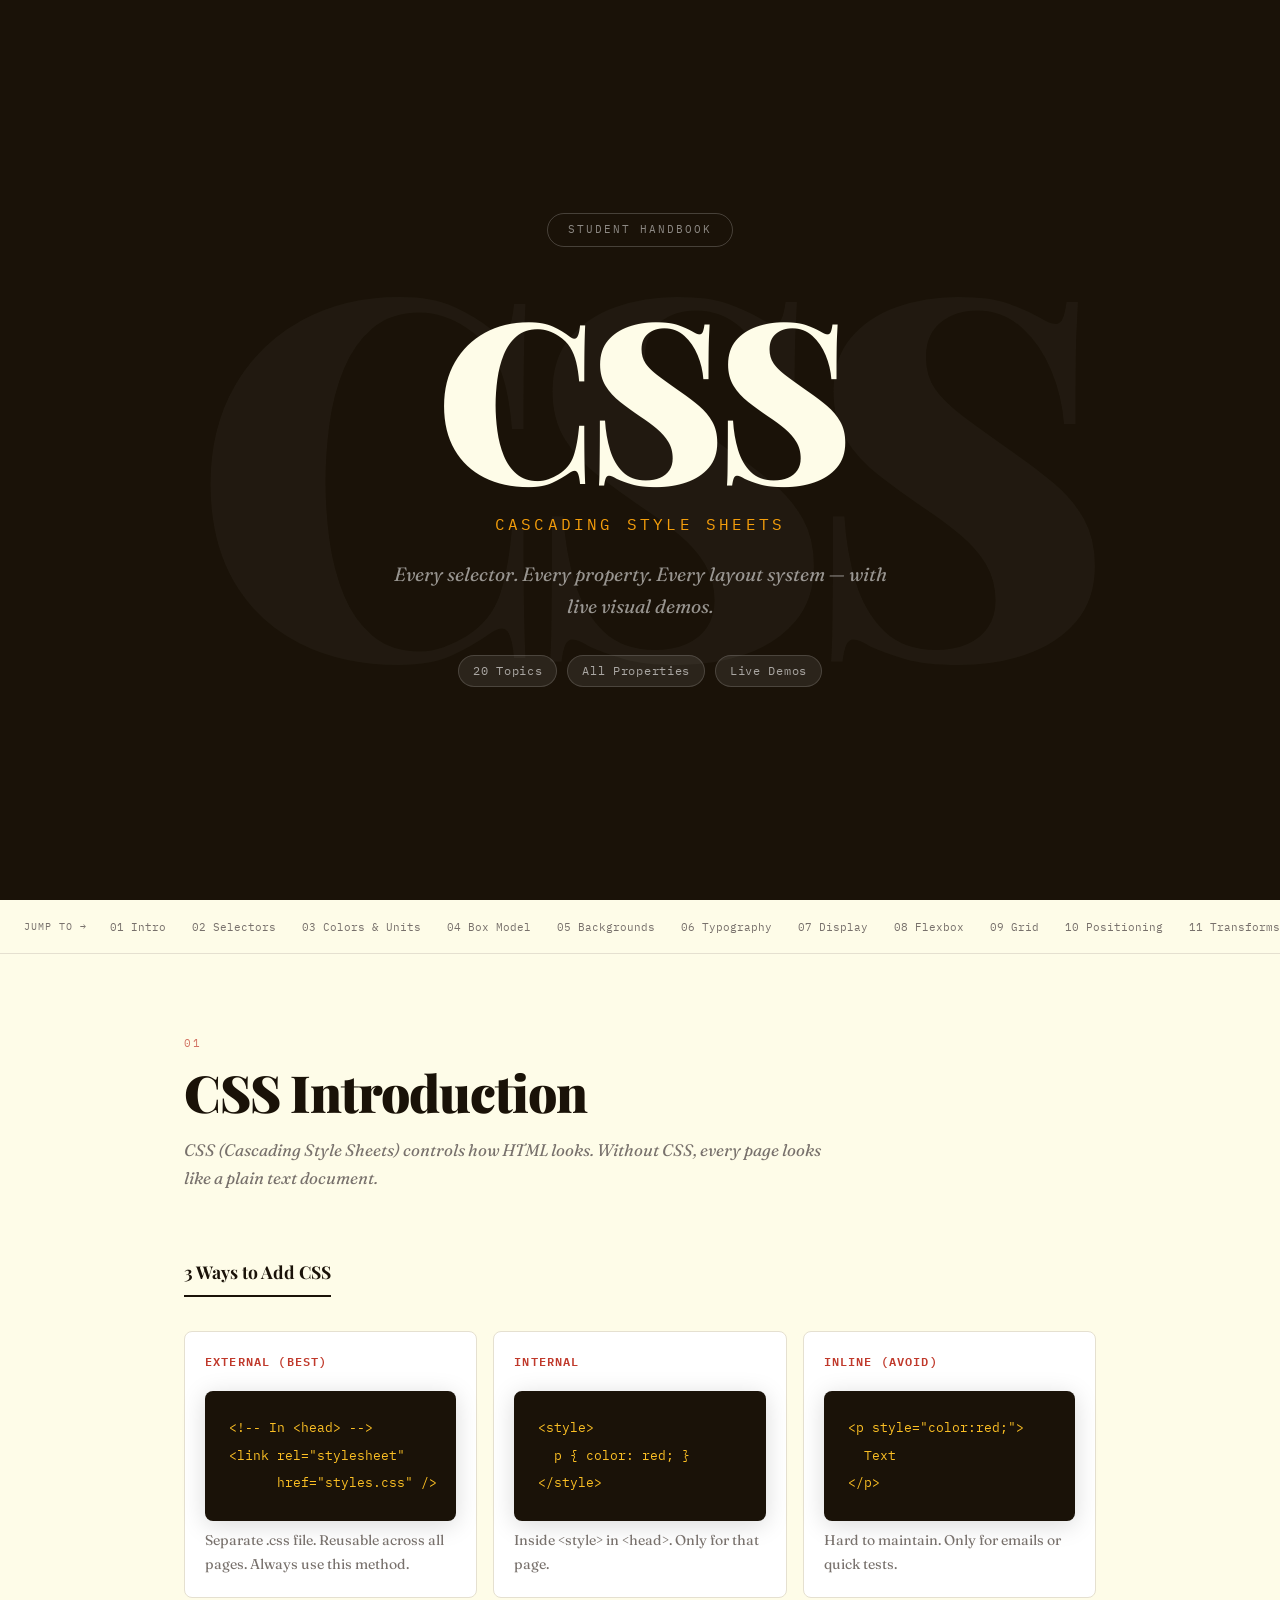
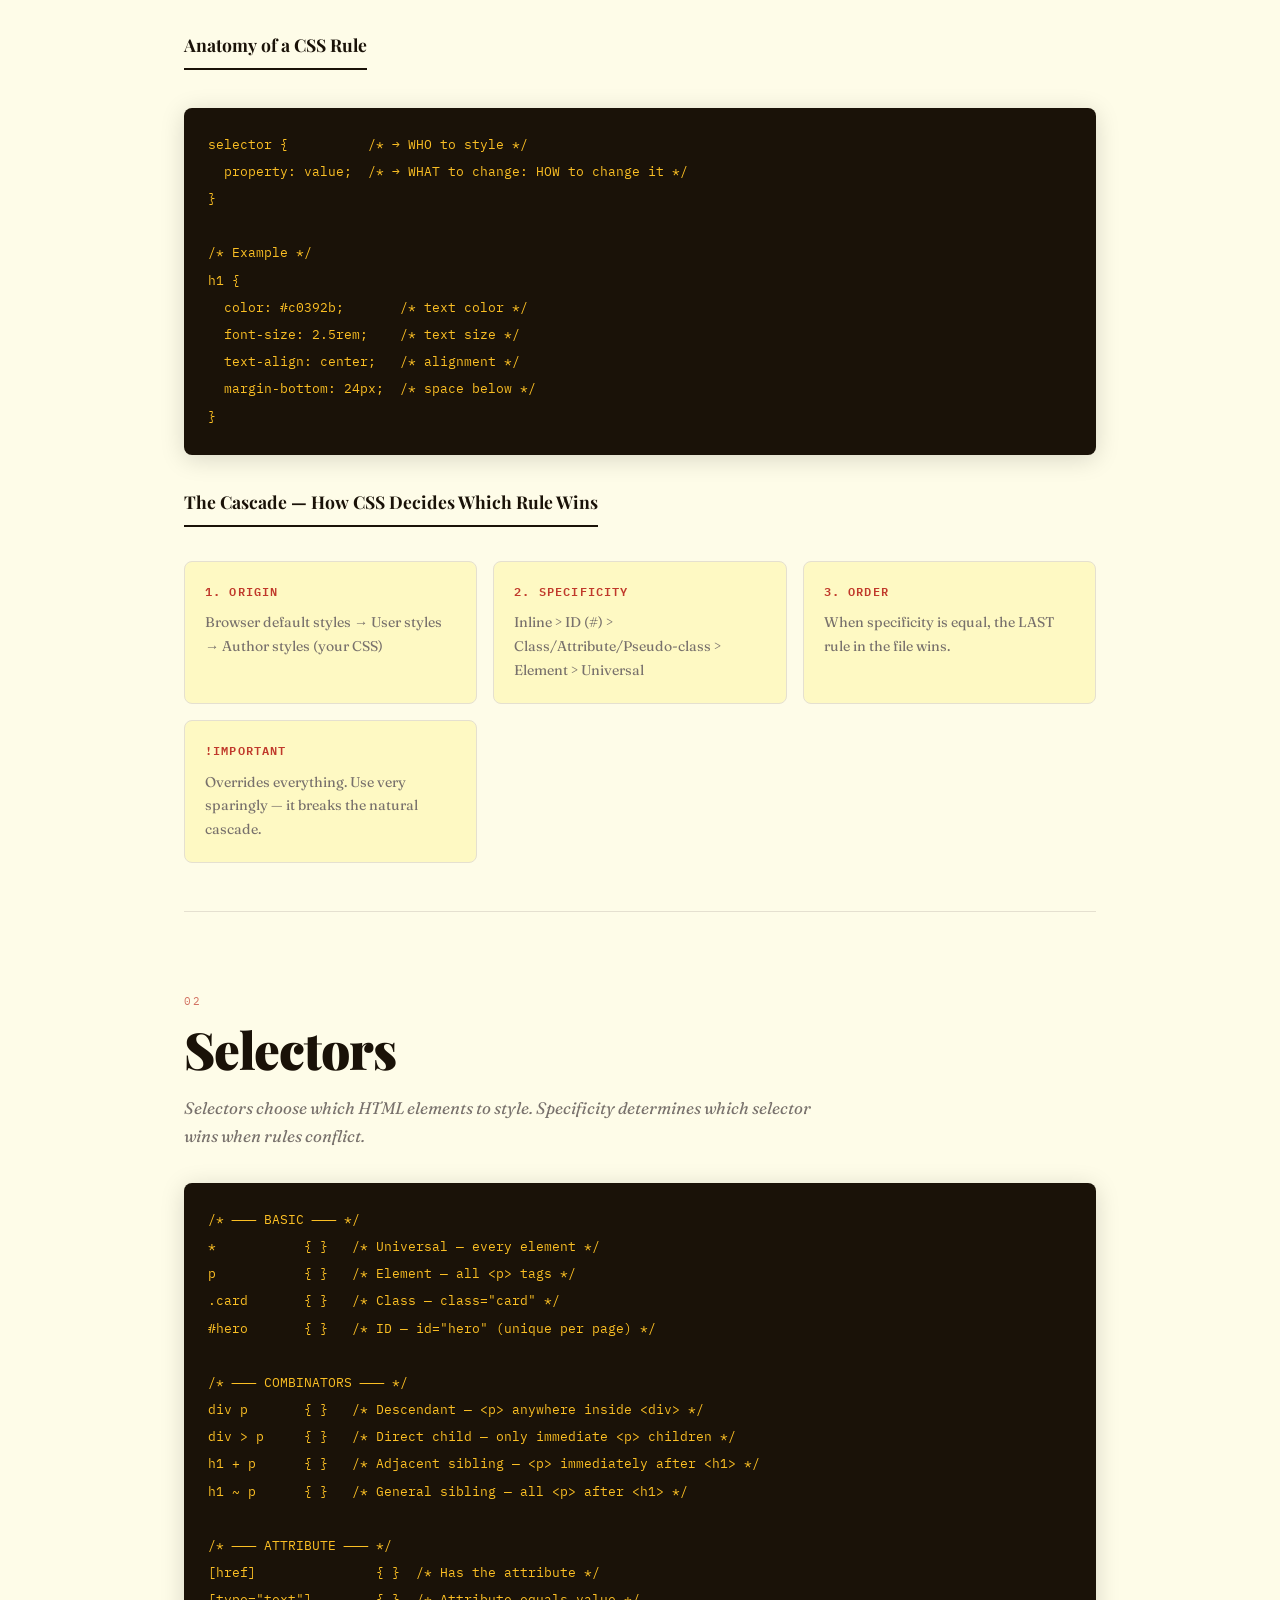
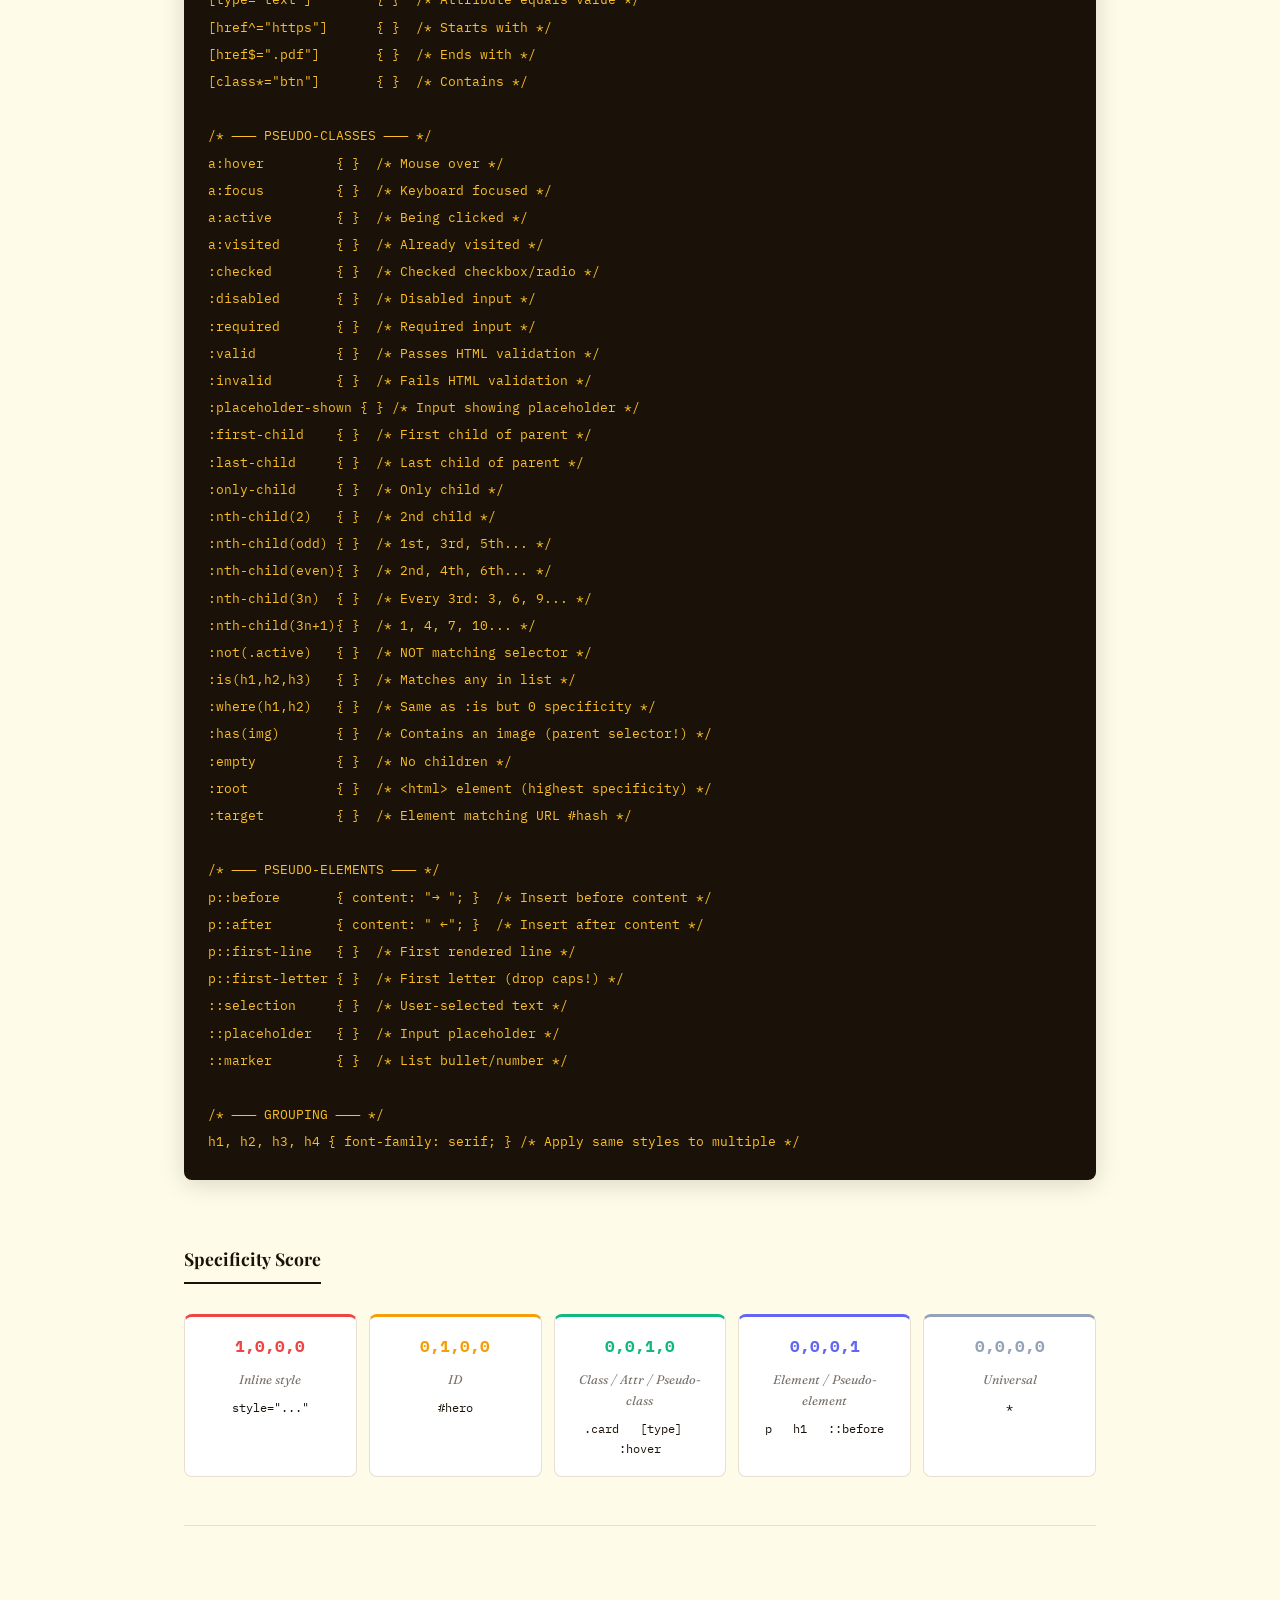
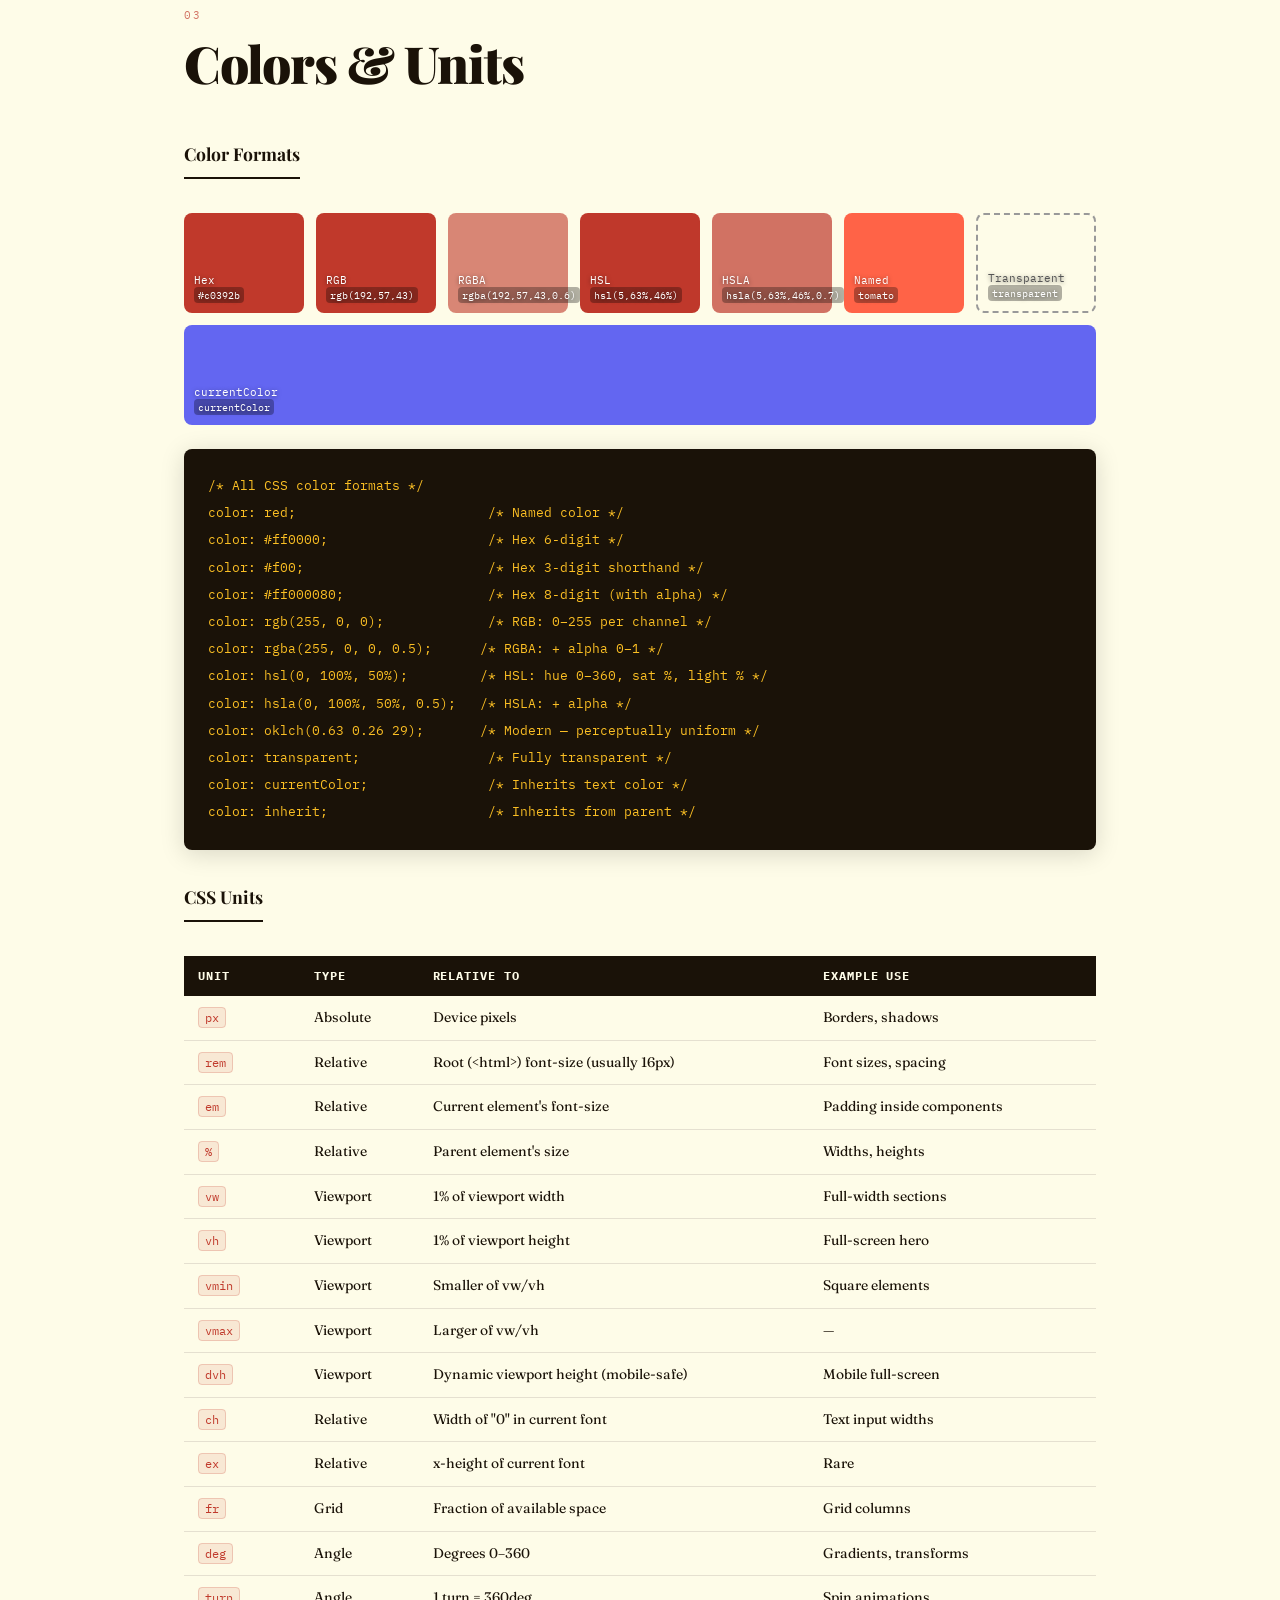
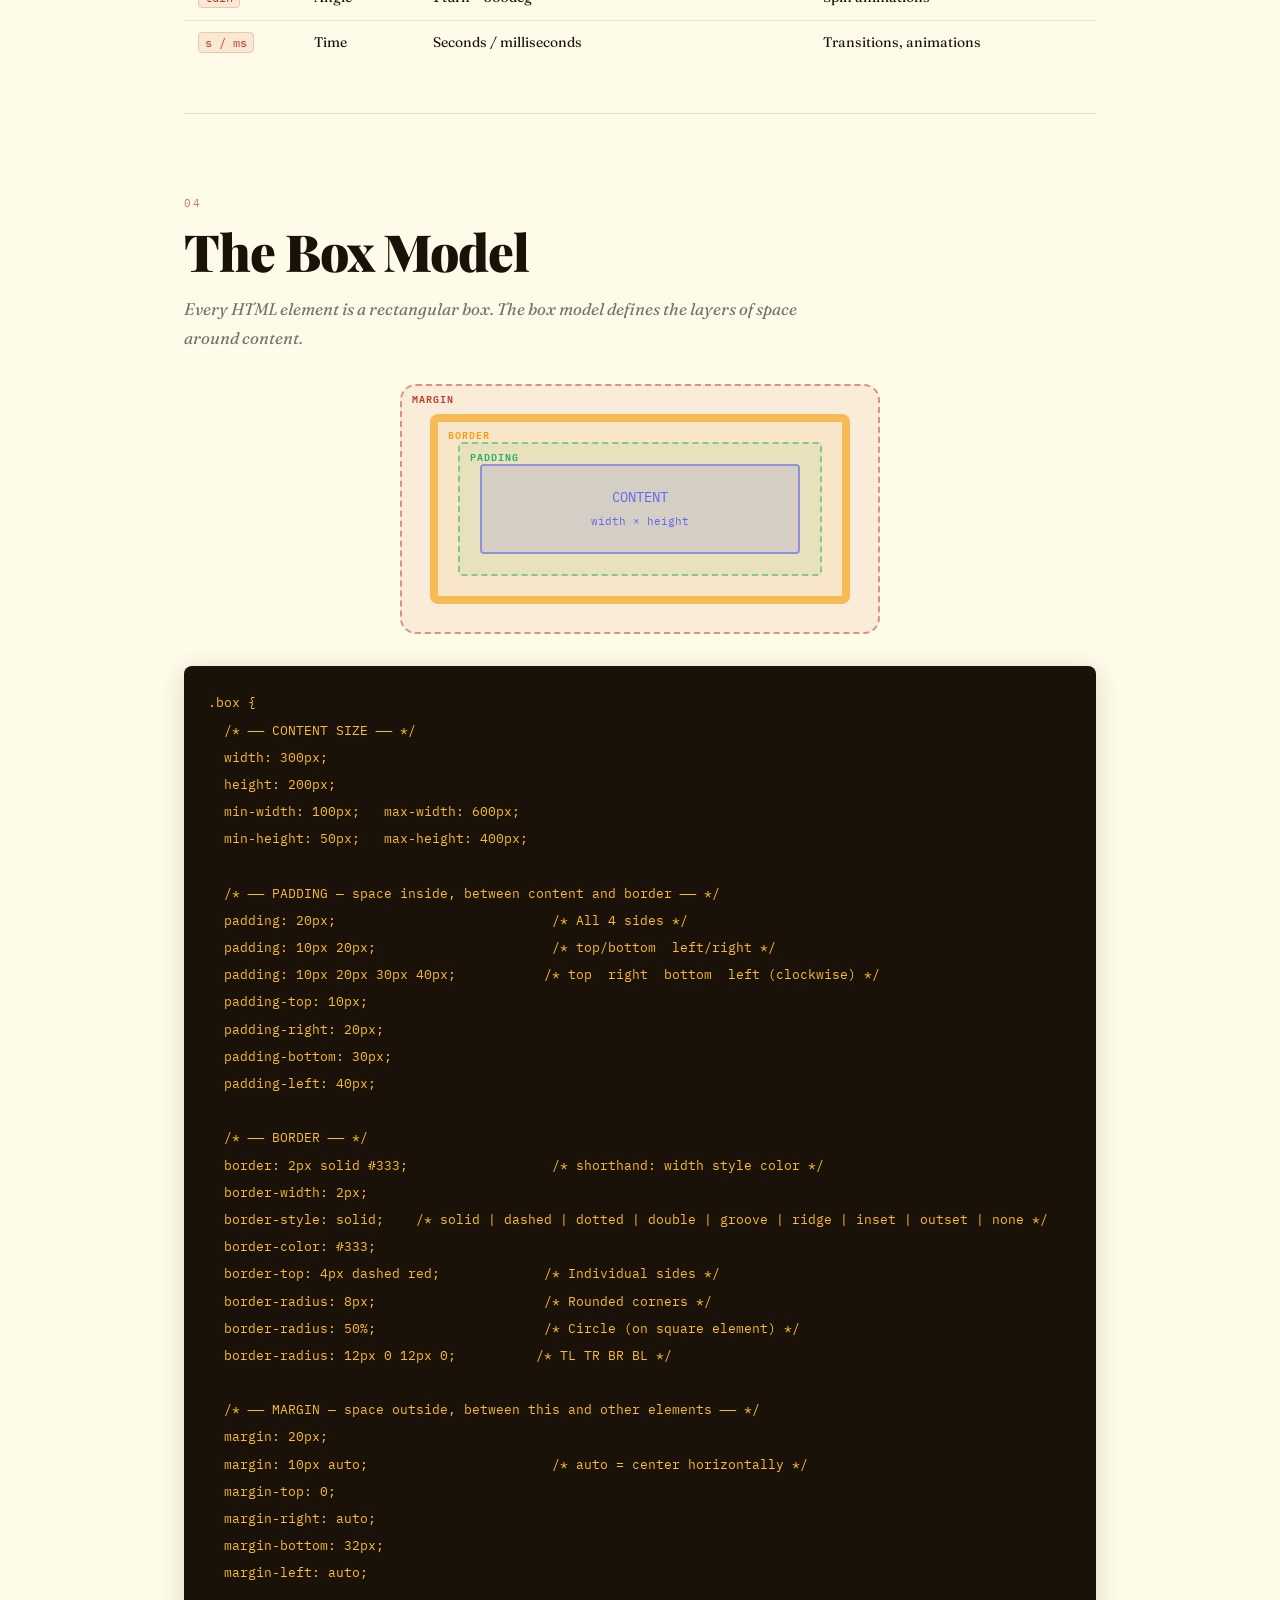
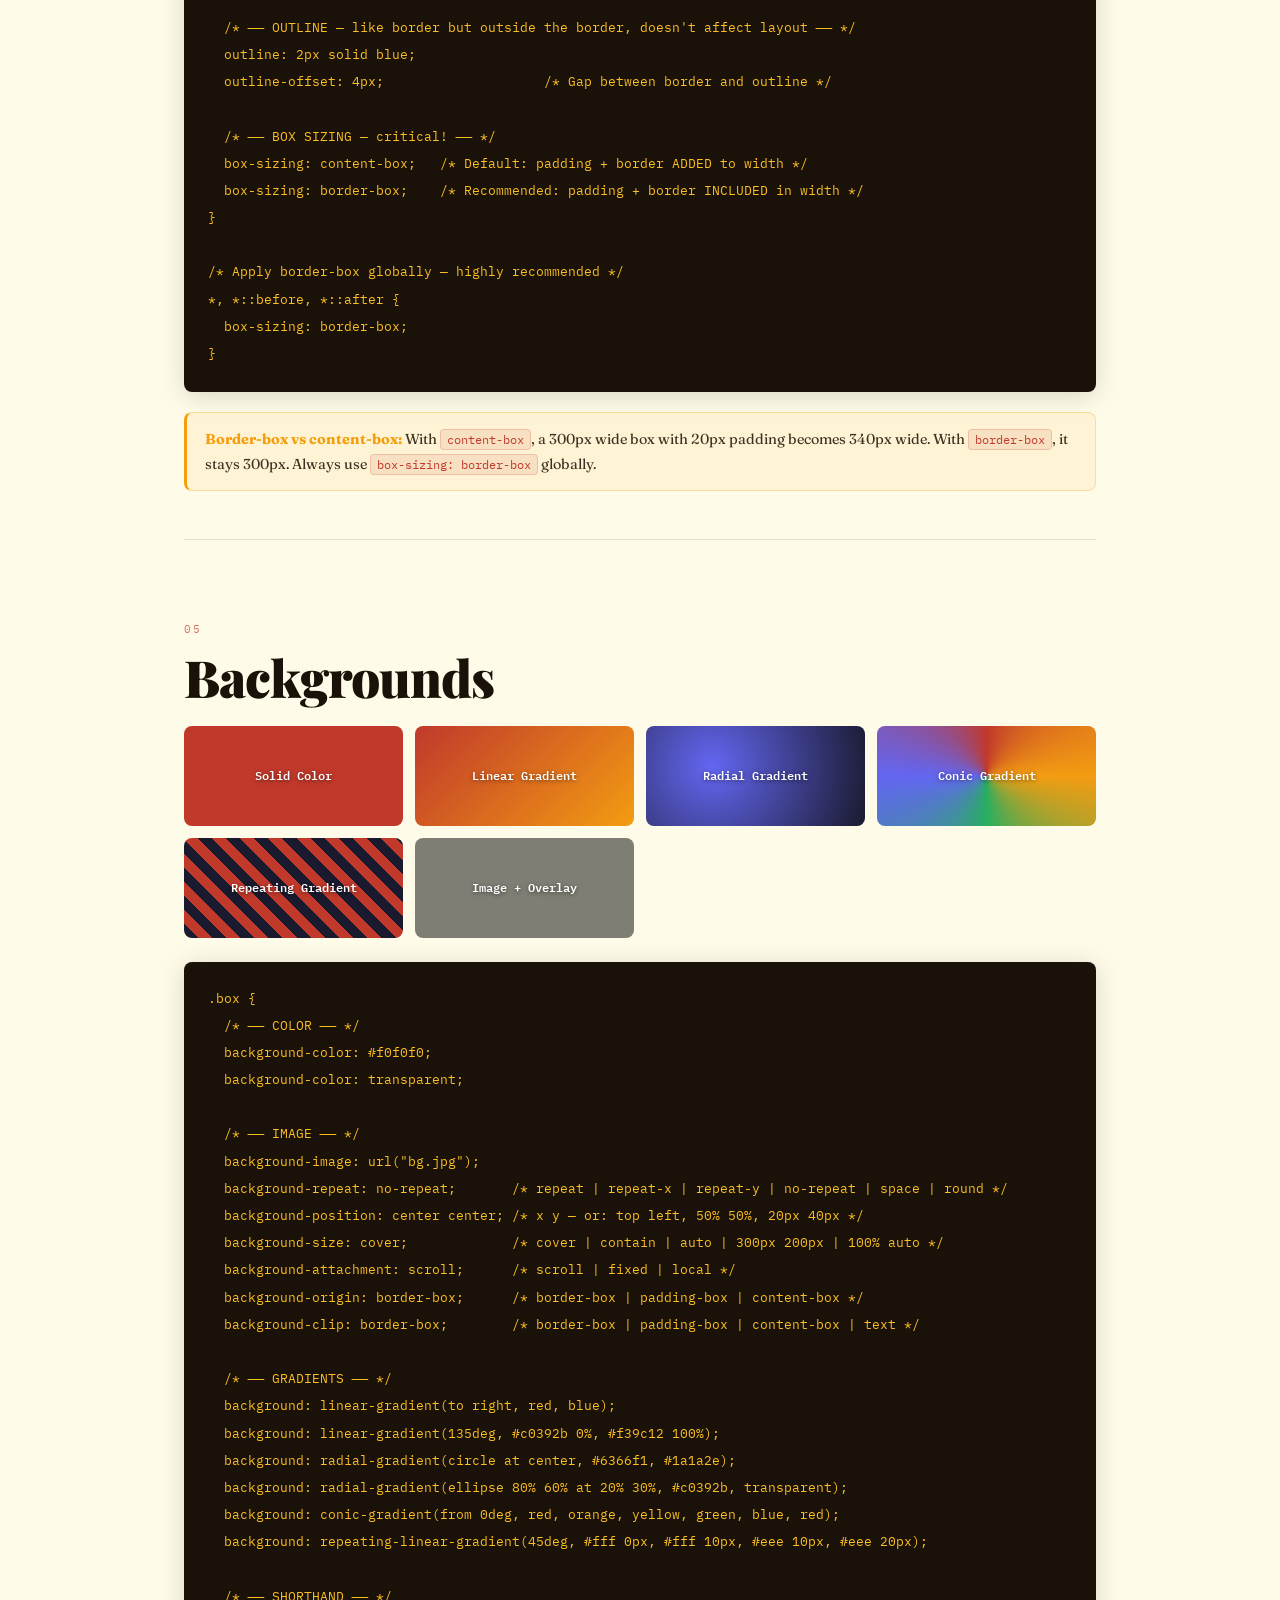
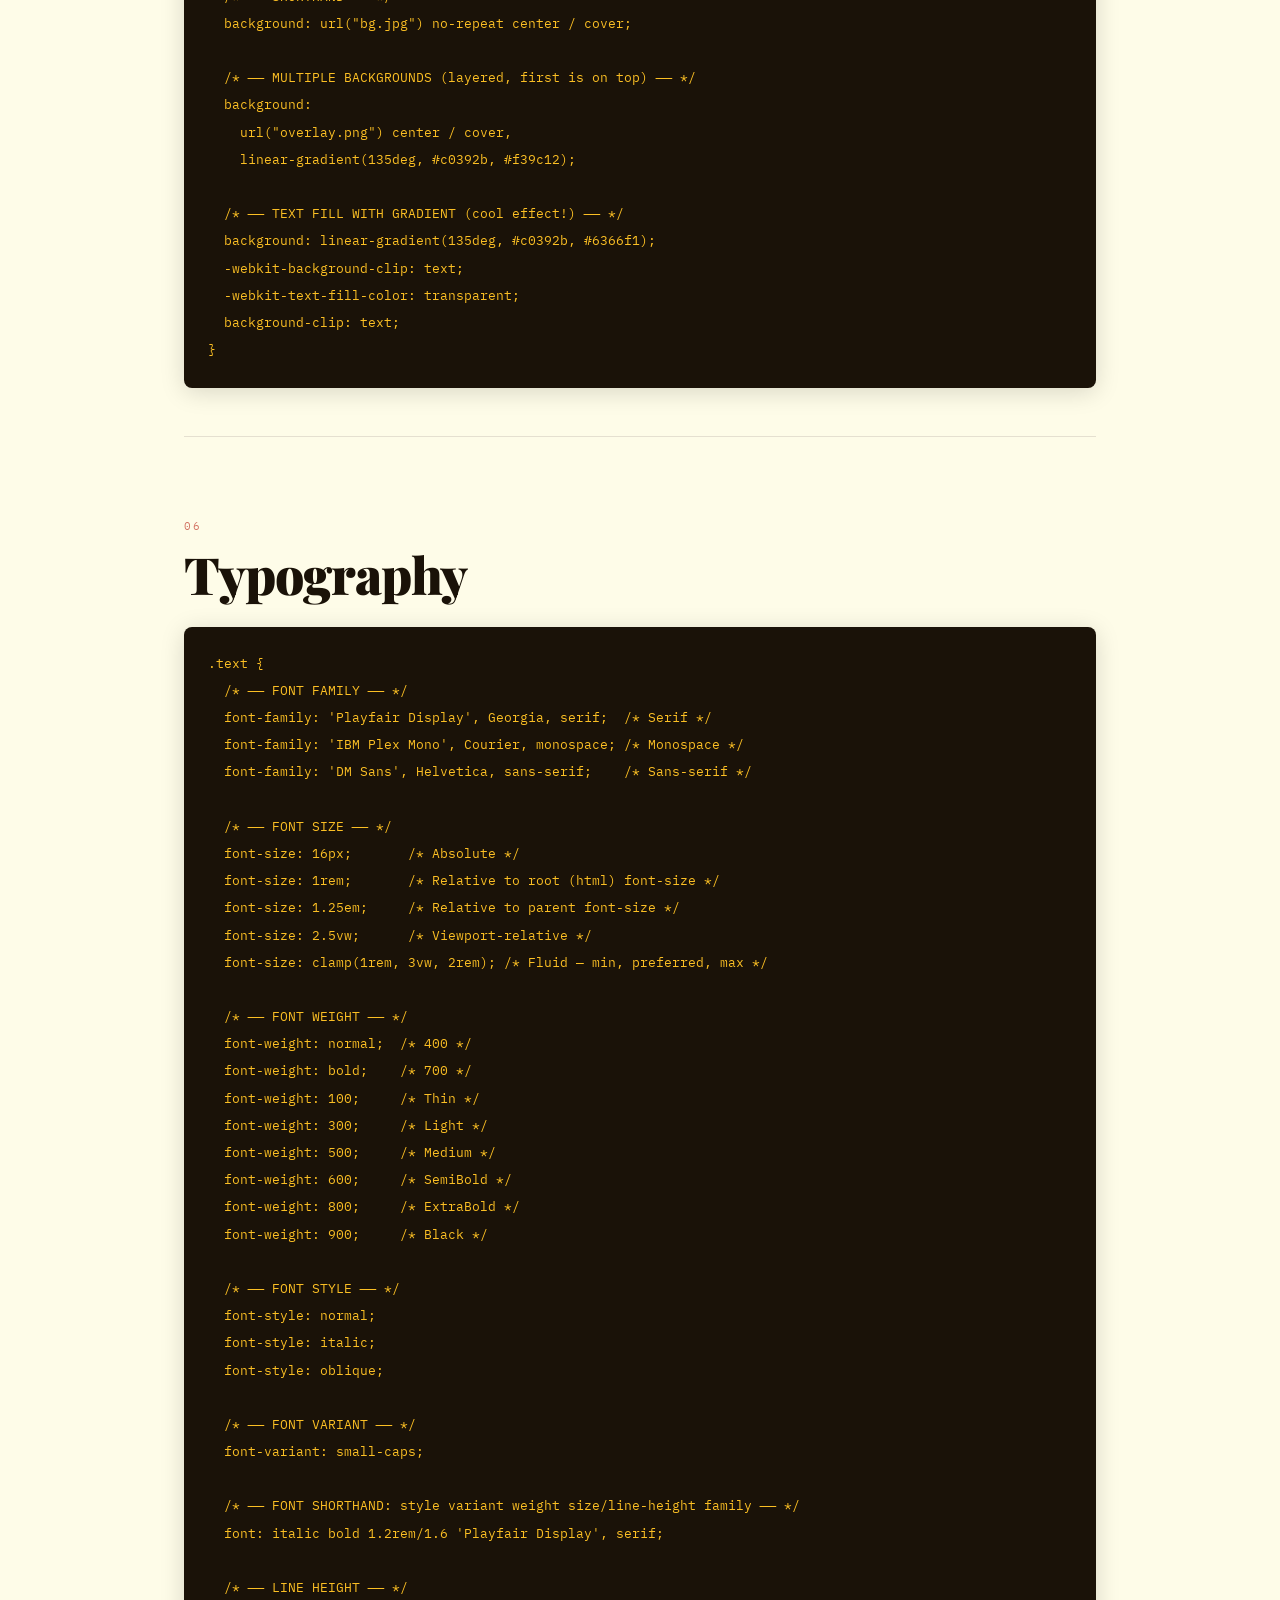
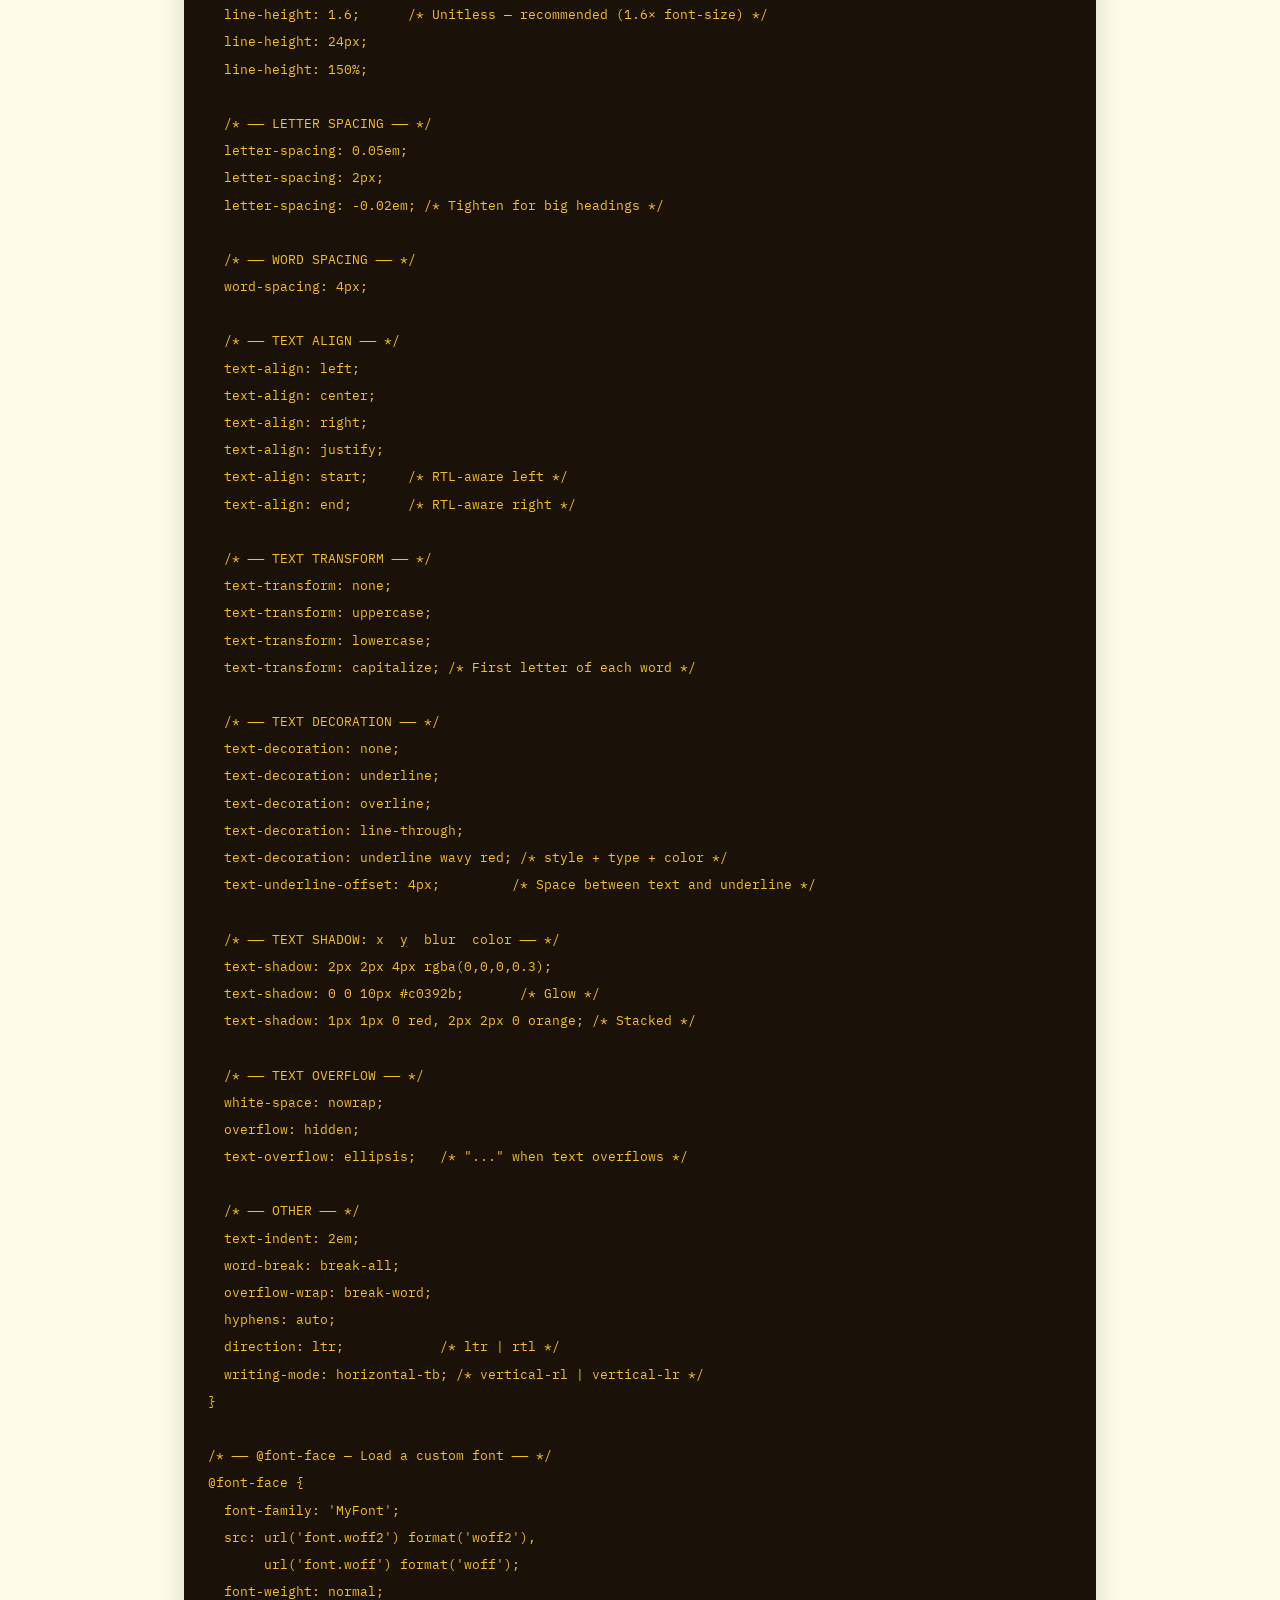
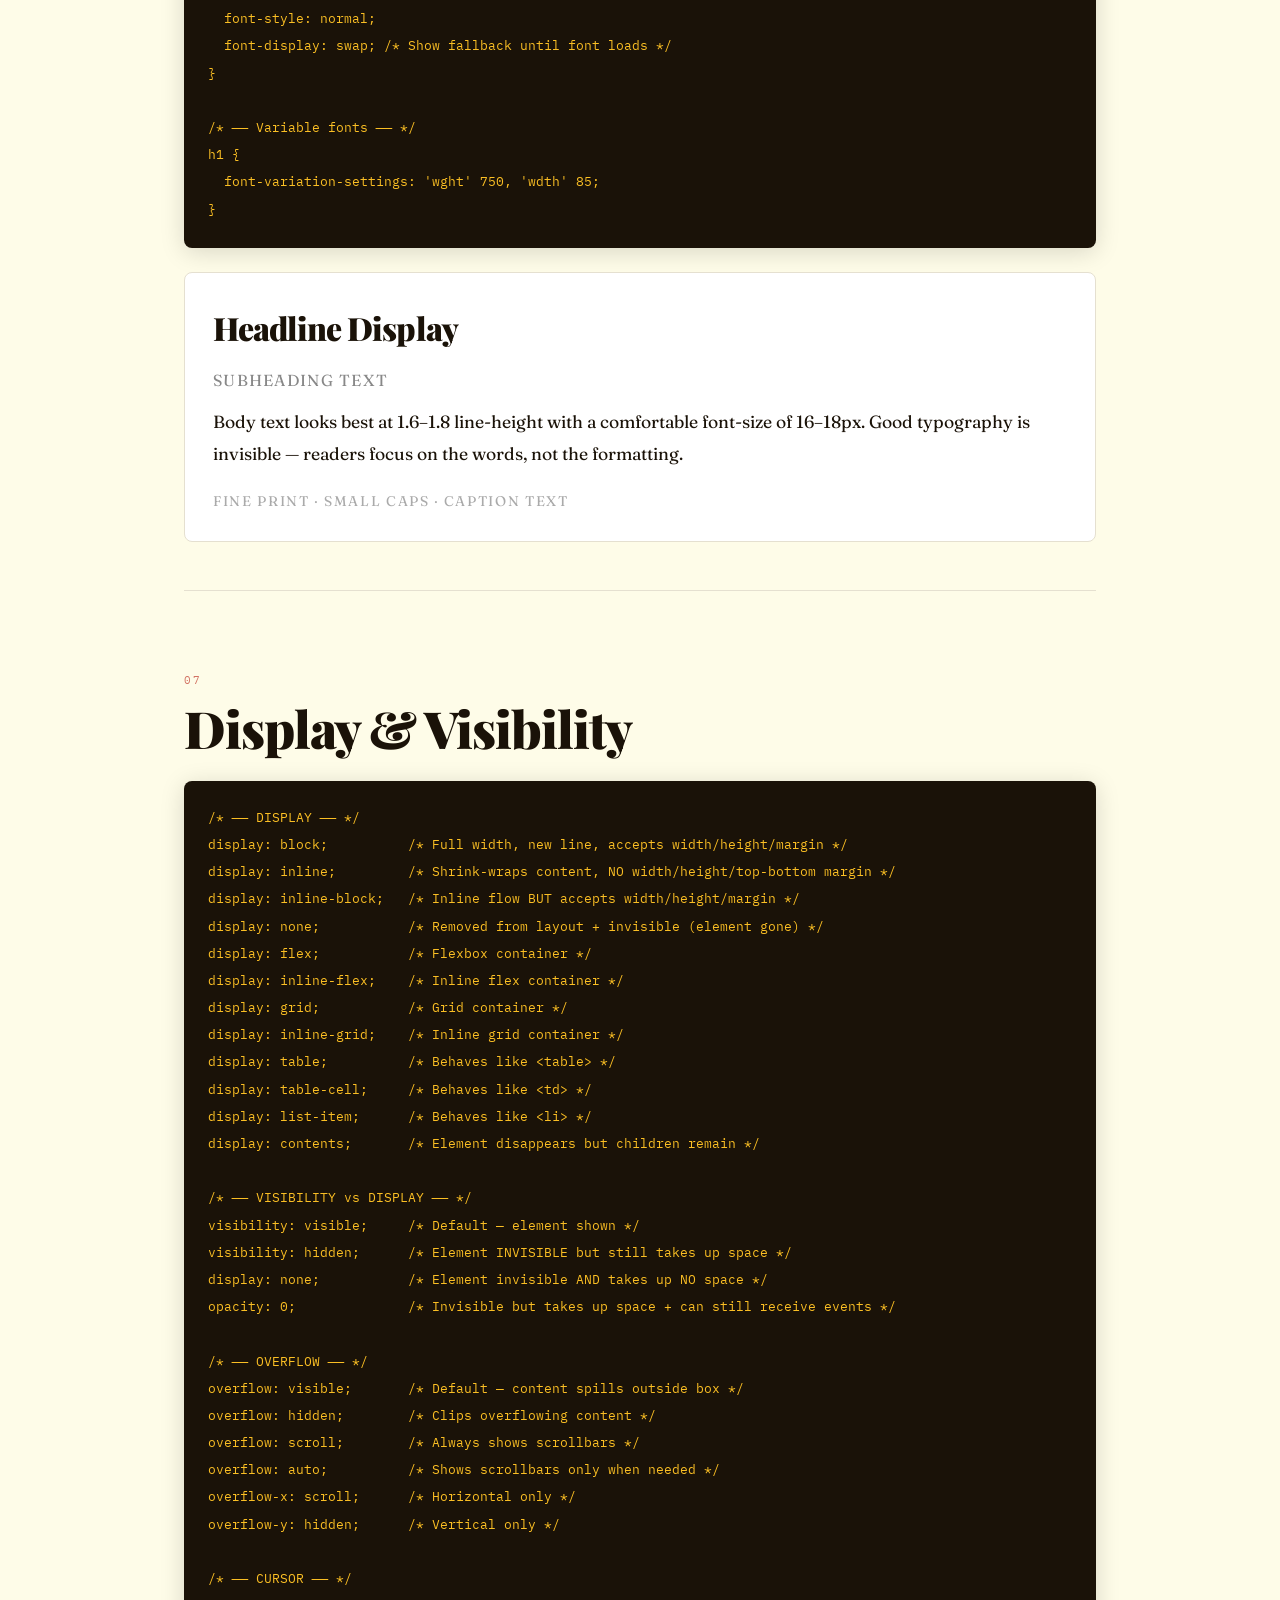
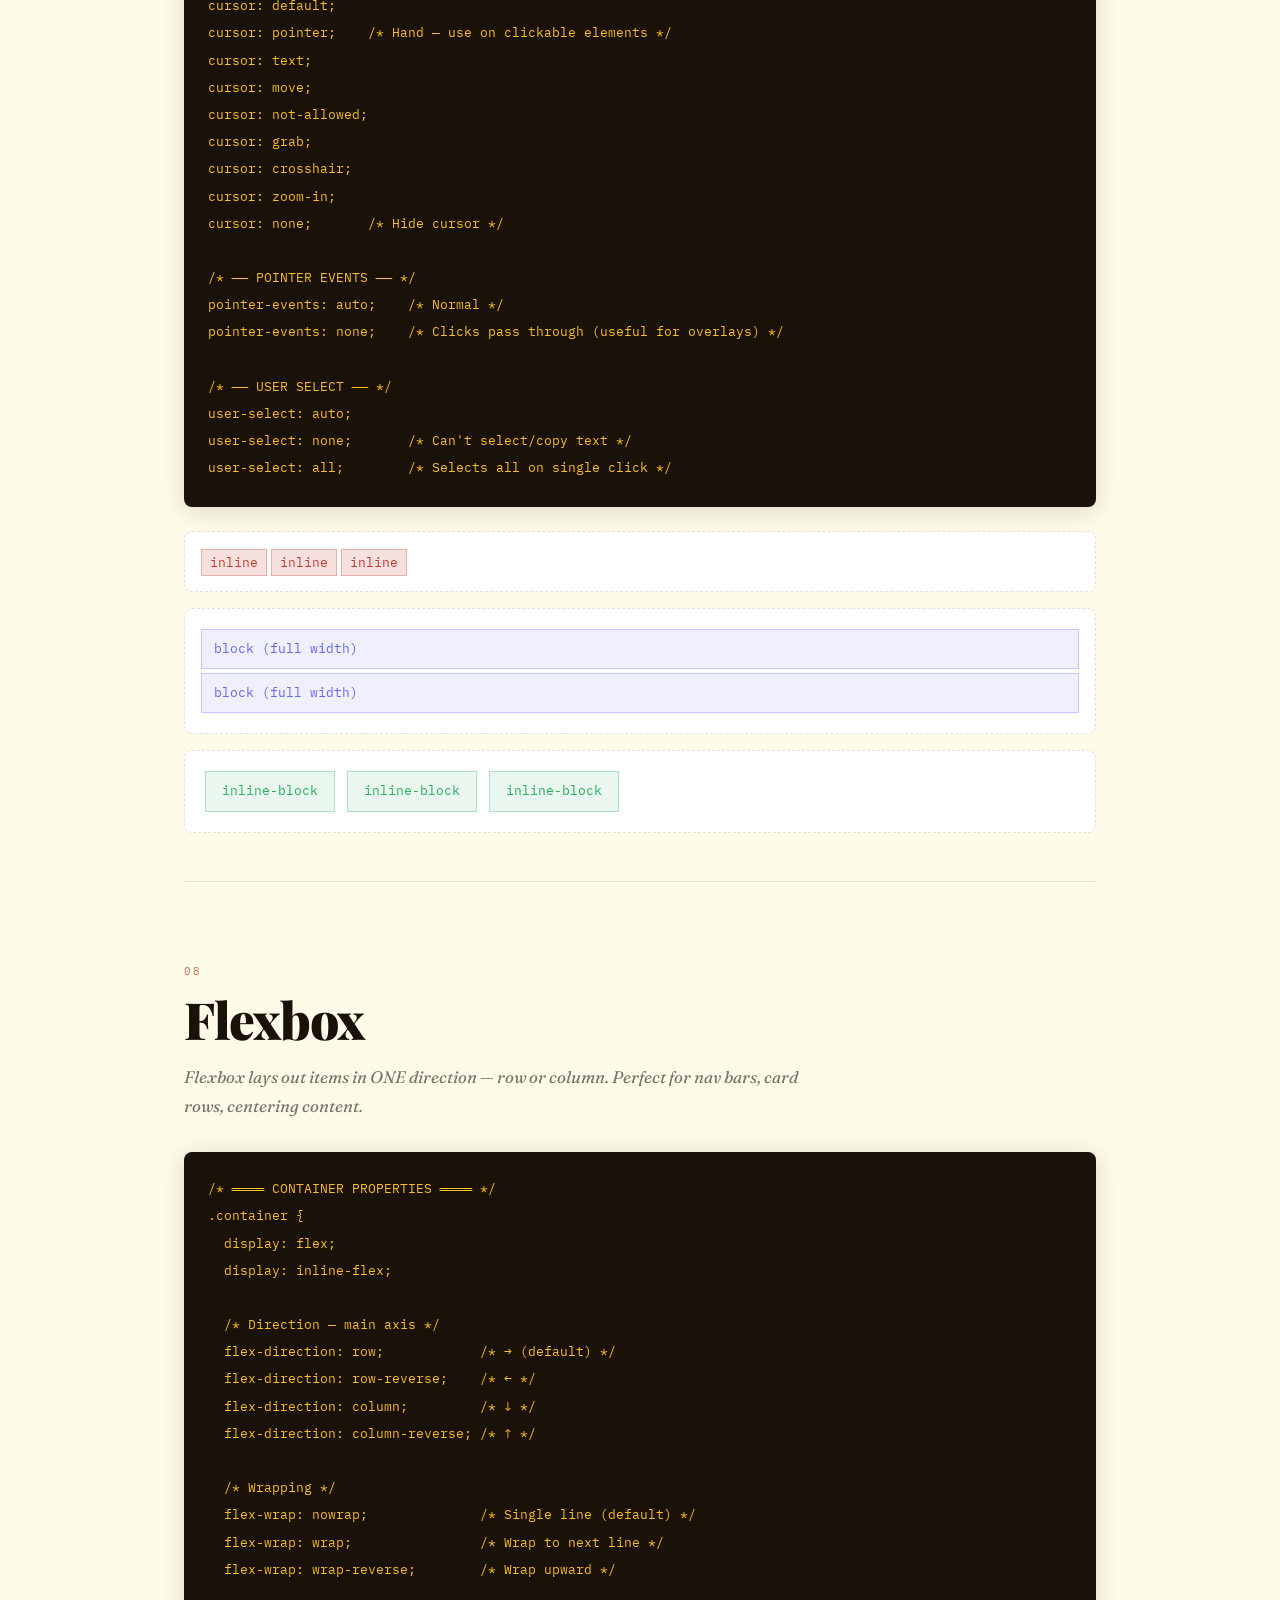
<file: css-guide/index.html>
<!DOCTYPE html>
<html lang="en">
<head>
  <meta charset="UTF-8" />
  <meta name="viewport" content="width=device-width, initial-scale=1.0" />
  <meta name="description" content="Complete CSS reference guide for students — selectors, box model, flexbox, grid, animations and more." />
  <title>CSS — The Complete Student Handbook</title>
  <link rel="preconnect" href="https://fonts.googleapis.com" />
  <link rel="preconnect" href="https://fonts.gstatic.com" crossorigin />
  <link href="https://fonts.googleapis.com/css2?family=Playfair+Display:ital,wght@0,700;0,900;1,700&family=IBM+Plex+Mono:ital,wght@0,400;0,600;1,400&family=Fraunces:ital,wght@0,300;0,400;0,600;1,300&display=swap" rel="stylesheet" />
  <link rel="stylesheet" href="styles.css" />
</head>
<body>

  <!-- HEADER -->
  <header class="site-header">
    <div class="header-badge">Student Handbook</div>
    <h1 class="hero-title">CSS</h1>
    <p class="hero-sub">Cascading Style Sheets</p>
    <p class="hero-desc">Every selector. Every property. Every layout system — with live visual demos.</p>
    <div class="hero-pills">
      <span class="pill">20 Topics</span>
      <span class="pill">All Properties</span>
      <span class="pill">Live Demos</span>
    </div>
  </header>

  <!-- NAV -->
  <nav class="toc" aria-label="Table of Contents">
    <span class="toc-label">Jump to →</span>
    <ul class="toc-list">
      <li><a href="#intro">01 Intro</a></li>
      <li><a href="#selectors">02 Selectors</a></li>
      <li><a href="#colors-units">03 Colors &amp; Units</a></li>
      <li><a href="#box-model">04 Box Model</a></li>
      <li><a href="#backgrounds">05 Backgrounds</a></li>
      <li><a href="#typography">06 Typography</a></li>
      <li><a href="#display">07 Display</a></li>
      <li><a href="#flexbox">08 Flexbox</a></li>
      <li><a href="#grid">09 Grid</a></li>
      <li><a href="#positioning">10 Positioning</a></li>
      <li><a href="#transforms">11 Transforms</a></li>
      <li><a href="#transitions">12 Transitions</a></li>
      <li><a href="#animations">13 Animations</a></li>
      <li><a href="#pseudo-classes">14 Pseudo-classes</a></li>
      <li><a href="#pseudo-elements">15 Pseudo-elements</a></li>
      <li><a href="#variables">16 Variables</a></li>
      <li><a href="#functions">17 Functions</a></li>
      <li><a href="#filters">18 Filters &amp; Effects</a></li>
      <li><a href="#responsive">19 Responsive</a></li>
      <li><a href="#modern">20 Modern CSS</a></li>
    </ul>
  </nav>

  <main class="main-content">

    <!-- ══════════════════════════════
         01 · INTRODUCTION
    ══════════════════════════════ -->
    <section id="intro" class="chapter">
      <div class="ch-num">01</div>
      <h2 class="ch-title">CSS Introduction</h2>
      <p class="ch-intro">CSS (Cascading Style Sheets) controls how HTML looks. Without CSS, every page looks like a plain text document.</p>

      <h3 class="sub-heading">3 Ways to Add CSS</h3>
      <div class="card-row">
        <div class="card">
          <div class="card-tag">External (Best)</div>
          <div class="code-block"><pre><code>&lt;!-- In &lt;head&gt; --&gt;
&lt;link rel="stylesheet"
      href="styles.css" /&gt;</code></pre></div>
          <p>Separate .css file. Reusable across all pages. Always use this method.</p>
        </div>
        <div class="card">
          <div class="card-tag">Internal</div>
          <div class="code-block"><pre><code>&lt;style&gt;
  p { color: red; }
&lt;/style&gt;</code></pre></div>
          <p>Inside &lt;style&gt; in &lt;head&gt;. Only for that page.</p>
        </div>
        <div class="card">
          <div class="card-tag">Inline (Avoid)</div>
          <div class="code-block"><pre><code>&lt;p style="color:red;"&gt;
  Text
&lt;/p&gt;</code></pre></div>
          <p>Hard to maintain. Only for emails or quick tests.</p>
        </div>
      </div>

      <h3 class="sub-heading">Anatomy of a CSS Rule</h3>
      <div class="code-block full-code"><pre><code>selector {          /* → WHO to style */
  property: value;  /* → WHAT to change: HOW to change it */
}

/* Example */
h1 {
  color: #c0392b;       /* text color */
  font-size: 2.5rem;    /* text size */
  text-align: center;   /* alignment */
  margin-bottom: 24px;  /* space below */
}</code></pre></div>

      <h3 class="sub-heading">The Cascade — How CSS Decides Which Rule Wins</h3>
      <div class="card-row">
        <div class="card accent-card">
          <div class="card-tag">1. Origin</div>
          <p>Browser default styles → User styles → Author styles (your CSS)</p>
        </div>
        <div class="card accent-card">
          <div class="card-tag">2. Specificity</div>
          <p>Inline &gt; ID (#) &gt; Class/Attribute/Pseudo-class &gt; Element &gt; Universal</p>
        </div>
        <div class="card accent-card">
          <div class="card-tag">3. Order</div>
          <p>When specificity is equal, the LAST rule in the file wins.</p>
        </div>
        <div class="card accent-card">
          <div class="card-tag">!important</div>
          <p>Overrides everything. Use very sparingly — it breaks the natural cascade.</p>
        </div>
      </div>
    </section>

    <!-- ══════════════════════════════
         02 · SELECTORS
    ══════════════════════════════ -->
    <section id="selectors" class="chapter">
      <div class="ch-num">02</div>
      <h2 class="ch-title">Selectors</h2>
      <p class="ch-intro">Selectors choose which HTML elements to style. Specificity determines which selector wins when rules conflict.</p>

      <div class="code-block full-code"><pre><code>/* ─── BASIC ─── */
*           { }   /* Universal — every element */
p           { }   /* Element — all &lt;p&gt; tags */
.card       { }   /* Class — class="card" */
#hero       { }   /* ID — id="hero" (unique per page) */

/* ─── COMBINATORS ─── */
div p       { }   /* Descendant — &lt;p&gt; anywhere inside &lt;div&gt; */
div > p     { }   /* Direct child — only immediate &lt;p&gt; children */
h1 + p      { }   /* Adjacent sibling — &lt;p&gt; immediately after &lt;h1&gt; */
h1 ~ p      { }   /* General sibling — all &lt;p&gt; after &lt;h1&gt; */

/* ─── ATTRIBUTE ─── */
[href]               { }  /* Has the attribute */
[type="text"]        { }  /* Attribute equals value */
[href^="https"]      { }  /* Starts with */
[href$=".pdf"]       { }  /* Ends with */
[class*="btn"]       { }  /* Contains */

/* ─── PSEUDO-CLASSES ─── */
a:hover         { }  /* Mouse over */
a:focus         { }  /* Keyboard focused */
a:active        { }  /* Being clicked */
a:visited       { }  /* Already visited */
:checked        { }  /* Checked checkbox/radio */
:disabled       { }  /* Disabled input */
:required       { }  /* Required input */
:valid          { }  /* Passes HTML validation */
:invalid        { }  /* Fails HTML validation */
:placeholder-shown { } /* Input showing placeholder */
:first-child    { }  /* First child of parent */
:last-child     { }  /* Last child of parent */
:only-child     { }  /* Only child */
:nth-child(2)   { }  /* 2nd child */
:nth-child(odd) { }  /* 1st, 3rd, 5th... */
:nth-child(even){ }  /* 2nd, 4th, 6th... */
:nth-child(3n)  { }  /* Every 3rd: 3, 6, 9... */
:nth-child(3n+1){ }  /* 1, 4, 7, 10... */
:not(.active)   { }  /* NOT matching selector */
:is(h1,h2,h3)   { }  /* Matches any in list */
:where(h1,h2)   { }  /* Same as :is but 0 specificity */
:has(img)       { }  /* Contains an image (parent selector!) */
:empty          { }  /* No children */
:root           { }  /* &lt;html&gt; element (highest specificity) */
:target         { }  /* Element matching URL #hash */

/* ─── PSEUDO-ELEMENTS ─── */
p::before       { content: "→ "; }  /* Insert before content */
p::after        { content: " ←"; }  /* Insert after content */
p::first-line   { }  /* First rendered line */
p::first-letter { }  /* First letter (drop caps!) */
::selection     { }  /* User-selected text */
::placeholder   { }  /* Input placeholder */
::marker        { }  /* List bullet/number */

/* ─── GROUPING ─── */
h1, h2, h3, h4 { font-family: serif; } /* Apply same styles to multiple */</code></pre></div>

      <div class="specificity-box">
        <h3 class="sub-heading">Specificity Score</h3>
        <div class="spec-row">
          <div class="spec-item" style="--spec-color: #ef4444;">
            <div class="spec-score">1,0,0,0</div>
            <div class="spec-label">Inline style</div>
            <code>style="..."</code>
          </div>
          <div class="spec-item" style="--spec-color: #f59e0b;">
            <div class="spec-score">0,1,0,0</div>
            <div class="spec-label">ID</div>
            <code>#hero</code>
          </div>
          <div class="spec-item" style="--spec-color: #10b981;">
            <div class="spec-score">0,0,1,0</div>
            <div class="spec-label">Class / Attr / Pseudo-class</div>
            <code>.card &nbsp; [type] &nbsp; :hover</code>
          </div>
          <div class="spec-item" style="--spec-color: #6366f1;">
            <div class="spec-score">0,0,0,1</div>
            <div class="spec-label">Element / Pseudo-element</div>
            <code>p &nbsp; h1 &nbsp; ::before</code>
          </div>
          <div class="spec-item" style="--spec-color: #94a3b8;">
            <div class="spec-score">0,0,0,0</div>
            <div class="spec-label">Universal</div>
            <code>*</code>
          </div>
        </div>
      </div>
    </section>

    <!-- ══════════════════════════════
         03 · COLORS & UNITS
    ══════════════════════════════ -->
    <section id="colors-units" class="chapter">
      <div class="ch-num">03</div>
      <h2 class="ch-title">Colors &amp; Units</h2>

      <h3 class="sub-heading">Color Formats</h3>
      <div class="color-demos">
        <div class="color-swatch" style="background:#c0392b;"><span>Hex<br/><code>#c0392b</code></span></div>
        <div class="color-swatch" style="background:rgb(192,57,43);"><span>RGB<br/><code>rgb(192,57,43)</code></span></div>
        <div class="color-swatch" style="background:rgba(192,57,43,0.6);"><span>RGBA<br/><code>rgba(192,57,43,0.6)</code></span></div>
        <div class="color-swatch" style="background:hsl(5,63%,46%);"><span>HSL<br/><code>hsl(5,63%,46%)</code></span></div>
        <div class="color-swatch" style="background:hsla(5,63%,46%,0.7);"><span>HSLA<br/><code>hsla(5,63%,46%,0.7)</code></span></div>
        <div class="color-swatch" style="background:tomato;"><span>Named<br/><code>tomato</code></span></div>
        <div class="color-swatch" style="background:transparent; border: 2px dashed #999;"><span style="color:#555;">Transparent<br/><code>transparent</code></span></div>
        <div class="color-swatch" style="background:currentColor; color:#6366f1;"><span style="color:white;">currentColor<br/><code>currentColor</code></span></div>
      </div>

      <div class="code-block full-code"><pre><code>/* All CSS color formats */
color: red;                        /* Named color */
color: #ff0000;                    /* Hex 6-digit */
color: #f00;                       /* Hex 3-digit shorthand */
color: #ff000080;                  /* Hex 8-digit (with alpha) */
color: rgb(255, 0, 0);             /* RGB: 0–255 per channel */
color: rgba(255, 0, 0, 0.5);      /* RGBA: + alpha 0–1 */
color: hsl(0, 100%, 50%);         /* HSL: hue 0–360, sat %, light % */
color: hsla(0, 100%, 50%, 0.5);   /* HSLA: + alpha */
color: oklch(0.63 0.26 29);       /* Modern — perceptually uniform */
color: transparent;                /* Fully transparent */
color: currentColor;               /* Inherits text color */
color: inherit;                    /* Inherits from parent */</code></pre></div>

      <h3 class="sub-heading">CSS Units</h3>
      <div class="units-table">
        <table>
          <thead><tr><th>Unit</th><th>Type</th><th>Relative To</th><th>Example Use</th></tr></thead>
          <tbody>
            <tr><td><code>px</code></td><td>Absolute</td><td>Device pixels</td><td>Borders, shadows</td></tr>
            <tr><td><code>rem</code></td><td>Relative</td><td>Root (&lt;html&gt;) font-size (usually 16px)</td><td>Font sizes, spacing</td></tr>
            <tr><td><code>em</code></td><td>Relative</td><td>Current element's font-size</td><td>Padding inside components</td></tr>
            <tr><td><code>%</code></td><td>Relative</td><td>Parent element's size</td><td>Widths, heights</td></tr>
            <tr><td><code>vw</code></td><td>Viewport</td><td>1% of viewport width</td><td>Full-width sections</td></tr>
            <tr><td><code>vh</code></td><td>Viewport</td><td>1% of viewport height</td><td>Full-screen hero</td></tr>
            <tr><td><code>vmin</code></td><td>Viewport</td><td>Smaller of vw/vh</td><td>Square elements</td></tr>
            <tr><td><code>vmax</code></td><td>Viewport</td><td>Larger of vw/vh</td><td>—</td></tr>
            <tr><td><code>dvh</code></td><td>Viewport</td><td>Dynamic viewport height (mobile-safe)</td><td>Mobile full-screen</td></tr>
            <tr><td><code>ch</code></td><td>Relative</td><td>Width of "0" in current font</td><td>Text input widths</td></tr>
            <tr><td><code>ex</code></td><td>Relative</td><td>x-height of current font</td><td>Rare</td></tr>
            <tr><td><code>fr</code></td><td>Grid</td><td>Fraction of available space</td><td>Grid columns</td></tr>
            <tr><td><code>deg</code></td><td>Angle</td><td>Degrees 0–360</td><td>Gradients, transforms</td></tr>
            <tr><td><code>turn</code></td><td>Angle</td><td>1 turn = 360deg</td><td>Spin animations</td></tr>
            <tr><td><code>s / ms</code></td><td>Time</td><td>Seconds / milliseconds</td><td>Transitions, animations</td></tr>
          </tbody>
        </table>
      </div>
    </section>

    <!-- ══════════════════════════════
         04 · BOX MODEL
    ══════════════════════════════ -->
    <section id="box-model" class="chapter">
      <div class="ch-num">04</div>
      <h2 class="ch-title">The Box Model</h2>
      <p class="ch-intro">Every HTML element is a rectangular box. The box model defines the layers of space around content.</p>

      <div class="box-model-visual">
        <div class="bm-margin-layer">
          <span class="bm-label margin-label">MARGIN</span>
          <div class="bm-border-layer">
            <span class="bm-label border-label">BORDER</span>
            <div class="bm-padding-layer">
              <span class="bm-label padding-label">PADDING</span>
              <div class="bm-content-layer">CONTENT<br/><small>width × height</small></div>
            </div>
          </div>
        </div>
      </div>

      <div class="code-block full-code"><pre><code>.box {
  /* ── CONTENT SIZE ── */
  width: 300px;
  height: 200px;
  min-width: 100px;   max-width: 600px;
  min-height: 50px;   max-height: 400px;

  /* ── PADDING — space inside, between content and border ── */
  padding: 20px;                           /* All 4 sides */
  padding: 10px 20px;                      /* top/bottom  left/right */
  padding: 10px 20px 30px 40px;           /* top  right  bottom  left (clockwise) */
  padding-top: 10px;
  padding-right: 20px;
  padding-bottom: 30px;
  padding-left: 40px;

  /* ── BORDER ── */
  border: 2px solid #333;                  /* shorthand: width style color */
  border-width: 2px;
  border-style: solid;    /* solid | dashed | dotted | double | groove | ridge | inset | outset | none */
  border-color: #333;
  border-top: 4px dashed red;             /* Individual sides */
  border-radius: 8px;                     /* Rounded corners */
  border-radius: 50%;                     /* Circle (on square element) */
  border-radius: 12px 0 12px 0;          /* TL TR BR BL */

  /* ── MARGIN — space outside, between this and other elements ── */
  margin: 20px;
  margin: 10px auto;                       /* auto = center horizontally */
  margin-top: 0;
  margin-right: auto;
  margin-bottom: 32px;
  margin-left: auto;

  /* ── OUTLINE — like border but outside the border, doesn't affect layout ── */
  outline: 2px solid blue;
  outline-offset: 4px;                    /* Gap between border and outline */

  /* ── BOX SIZING — critical! ── */
  box-sizing: content-box;   /* Default: padding + border ADDED to width */
  box-sizing: border-box;    /* Recommended: padding + border INCLUDED in width */
}

/* Apply border-box globally — highly recommended */
*, *::before, *::after {
  box-sizing: border-box;
}</code></pre></div>

      <div class="tip-box">
        <strong>Border-box vs content-box:</strong> With <code>content-box</code>, a 300px wide box with 20px padding becomes 340px wide. With <code>border-box</code>, it stays 300px. Always use <code>box-sizing: border-box</code> globally.
      </div>
    </section>

    <!-- ══════════════════════════════
         05 · BACKGROUNDS
    ══════════════════════════════ -->
    <section id="backgrounds" class="chapter">
      <div class="ch-num">05</div>
      <h2 class="ch-title">Backgrounds</h2>

      <div class="bg-demos">
        <div class="bg-demo" style="background-color:#c0392b;">Solid Color</div>
        <div class="bg-demo" style="background:linear-gradient(135deg,#c0392b,#f39c12);">Linear Gradient</div>
        <div class="bg-demo" style="background:radial-gradient(circle at 30% 40%,#6366f1,#1a1a2e);">Radial Gradient</div>
        <div class="bg-demo" style="background:conic-gradient(#c0392b,#f39c12,#27ae60,#6366f1,#c0392b);">Conic Gradient</div>
        <div class="bg-demo" style="background:repeating-linear-gradient(45deg,#1a1a2e 0px,#1a1a2e 10px,#c0392b 10px,#c0392b 20px);">Repeating Gradient</div>
        <div class="bg-demo" style="background: linear-gradient(rgba(0,0,0,0.5),rgba(0,0,0,0.5)),url('https://picsum.photos/300/120?random=5') center/cover;">Image + Overlay</div>
      </div>

      <div class="code-block full-code"><pre><code>.box {
  /* ── COLOR ── */
  background-color: #f0f0f0;
  background-color: transparent;

  /* ── IMAGE ── */
  background-image: url("bg.jpg");
  background-repeat: no-repeat;       /* repeat | repeat-x | repeat-y | no-repeat | space | round */
  background-position: center center; /* x y — or: top left, 50% 50%, 20px 40px */
  background-size: cover;             /* cover | contain | auto | 300px 200px | 100% auto */
  background-attachment: scroll;      /* scroll | fixed | local */
  background-origin: border-box;      /* border-box | padding-box | content-box */
  background-clip: border-box;        /* border-box | padding-box | content-box | text */

  /* ── GRADIENTS ── */
  background: linear-gradient(to right, red, blue);
  background: linear-gradient(135deg, #c0392b 0%, #f39c12 100%);
  background: radial-gradient(circle at center, #6366f1, #1a1a2e);
  background: radial-gradient(ellipse 80% 60% at 20% 30%, #c0392b, transparent);
  background: conic-gradient(from 0deg, red, orange, yellow, green, blue, red);
  background: repeating-linear-gradient(45deg, #fff 0px, #fff 10px, #eee 10px, #eee 20px);

  /* ── SHORTHAND ── */
  background: url("bg.jpg") no-repeat center / cover;

  /* ── MULTIPLE BACKGROUNDS (layered, first is on top) ── */
  background:
    url("overlay.png") center / cover,
    linear-gradient(135deg, #c0392b, #f39c12);

  /* ── TEXT FILL WITH GRADIENT (cool effect!) ── */
  background: linear-gradient(135deg, #c0392b, #6366f1);
  -webkit-background-clip: text;
  -webkit-text-fill-color: transparent;
  background-clip: text;
}</code></pre></div>
    </section>

    <!-- ══════════════════════════════
         06 · TYPOGRAPHY
    ══════════════════════════════ -->
    <section id="typography" class="chapter">
      <div class="ch-num">06</div>
      <h2 class="ch-title">Typography</h2>

      <div class="code-block full-code"><pre><code>.text {
  /* ── FONT FAMILY ── */
  font-family: 'Playfair Display', Georgia, serif;  /* Serif */
  font-family: 'IBM Plex Mono', Courier, monospace; /* Monospace */
  font-family: 'DM Sans', Helvetica, sans-serif;    /* Sans-serif */

  /* ── FONT SIZE ── */
  font-size: 16px;       /* Absolute */
  font-size: 1rem;       /* Relative to root (html) font-size */
  font-size: 1.25em;     /* Relative to parent font-size */
  font-size: 2.5vw;      /* Viewport-relative */
  font-size: clamp(1rem, 3vw, 2rem); /* Fluid — min, preferred, max */

  /* ── FONT WEIGHT ── */
  font-weight: normal;  /* 400 */
  font-weight: bold;    /* 700 */
  font-weight: 100;     /* Thin */
  font-weight: 300;     /* Light */
  font-weight: 500;     /* Medium */
  font-weight: 600;     /* SemiBold */
  font-weight: 800;     /* ExtraBold */
  font-weight: 900;     /* Black */

  /* ── FONT STYLE ── */
  font-style: normal;
  font-style: italic;
  font-style: oblique;

  /* ── FONT VARIANT ── */
  font-variant: small-caps;

  /* ── FONT SHORTHAND: style variant weight size/line-height family ── */
  font: italic bold 1.2rem/1.6 'Playfair Display', serif;

  /* ── LINE HEIGHT ── */
  line-height: 1.6;      /* Unitless — recommended (1.6× font-size) */
  line-height: 24px;
  line-height: 150%;

  /* ── LETTER SPACING ── */
  letter-spacing: 0.05em;
  letter-spacing: 2px;
  letter-spacing: -0.02em; /* Tighten for big headings */

  /* ── WORD SPACING ── */
  word-spacing: 4px;

  /* ── TEXT ALIGN ── */
  text-align: left;
  text-align: center;
  text-align: right;
  text-align: justify;
  text-align: start;     /* RTL-aware left */
  text-align: end;       /* RTL-aware right */

  /* ── TEXT TRANSFORM ── */
  text-transform: none;
  text-transform: uppercase;
  text-transform: lowercase;
  text-transform: capitalize; /* First letter of each word */

  /* ── TEXT DECORATION ── */
  text-decoration: none;
  text-decoration: underline;
  text-decoration: overline;
  text-decoration: line-through;
  text-decoration: underline wavy red; /* style + type + color */
  text-underline-offset: 4px;         /* Space between text and underline */

  /* ── TEXT SHADOW: x  y  blur  color ── */
  text-shadow: 2px 2px 4px rgba(0,0,0,0.3);
  text-shadow: 0 0 10px #c0392b;       /* Glow */
  text-shadow: 1px 1px 0 red, 2px 2px 0 orange; /* Stacked */

  /* ── TEXT OVERFLOW ── */
  white-space: nowrap;
  overflow: hidden;
  text-overflow: ellipsis;   /* "..." when text overflows */

  /* ── OTHER ── */
  text-indent: 2em;
  word-break: break-all;
  overflow-wrap: break-word;
  hyphens: auto;
  direction: ltr;            /* ltr | rtl */
  writing-mode: horizontal-tb; /* vertical-rl | vertical-lr */
}

/* ── @font-face — Load a custom font ── */
@font-face {
  font-family: 'MyFont';
  src: url('font.woff2') format('woff2'),
       url('font.woff') format('woff');
  font-weight: normal;
  font-style: normal;
  font-display: swap; /* Show fallback until font loads */
}

/* ── Variable fonts ── */
h1 {
  font-variation-settings: 'wght' 750, 'wdth' 85;
}</code></pre></div>

      <div class="typo-demo">
        <p style="font-size:2rem; font-family:'Playfair Display',serif; font-weight:900; letter-spacing:-0.03em;">Headline Display</p>
        <p style="font-size:1rem; font-family:'Fraunces',serif; letter-spacing:0.08em; text-transform:uppercase; color:#888;">SUBHEADING TEXT</p>
        <p style="font-size:1.1rem; font-family:'Fraunces',serif; line-height:1.8;">Body text looks best at 1.6–1.8 line-height with a comfortable font-size of 16–18px. Good typography is invisible — readers focus on the words, not the formatting.</p>
        <p style="font-size:0.875rem; letter-spacing:0.12em; text-transform:uppercase; color:#aaa; margin-top:8px;">fine print · small caps · caption text</p>
      </div>
    </section>

    <!-- ══════════════════════════════
         07 · DISPLAY & VISIBILITY
    ══════════════════════════════ -->
    <section id="display" class="chapter">
      <div class="ch-num">07</div>
      <h2 class="ch-title">Display &amp; Visibility</h2>

      <div class="code-block full-code"><pre><code>/* ── DISPLAY ── */
display: block;          /* Full width, new line, accepts width/height/margin */
display: inline;         /* Shrink-wraps content, NO width/height/top-bottom margin */
display: inline-block;   /* Inline flow BUT accepts width/height/margin */
display: none;           /* Removed from layout + invisible (element gone) */
display: flex;           /* Flexbox container */
display: inline-flex;    /* Inline flex container */
display: grid;           /* Grid container */
display: inline-grid;    /* Inline grid container */
display: table;          /* Behaves like &lt;table&gt; */
display: table-cell;     /* Behaves like &lt;td&gt; */
display: list-item;      /* Behaves like &lt;li&gt; */
display: contents;       /* Element disappears but children remain */

/* ── VISIBILITY vs DISPLAY ── */
visibility: visible;     /* Default — element shown */
visibility: hidden;      /* Element INVISIBLE but still takes up space */
display: none;           /* Element invisible AND takes up NO space */
opacity: 0;              /* Invisible but takes up space + can still receive events */

/* ── OVERFLOW ── */
overflow: visible;       /* Default — content spills outside box */
overflow: hidden;        /* Clips overflowing content */
overflow: scroll;        /* Always shows scrollbars */
overflow: auto;          /* Shows scrollbars only when needed */
overflow-x: scroll;      /* Horizontal only */
overflow-y: hidden;      /* Vertical only */

/* ── CURSOR ── */
cursor: default;
cursor: pointer;    /* Hand — use on clickable elements */
cursor: text;
cursor: move;
cursor: not-allowed;
cursor: grab;
cursor: crosshair;
cursor: zoom-in;
cursor: none;       /* Hide cursor */

/* ── POINTER EVENTS ── */
pointer-events: auto;    /* Normal */
pointer-events: none;    /* Clicks pass through (useful for overlays) */

/* ── USER SELECT ── */
user-select: auto;
user-select: none;       /* Can't select/copy text */
user-select: all;        /* Selects all on single click */</code></pre></div>

      <div class="display-demos">
        <div class="display-demo-row">
          <span class="demo-inline">inline</span>
          <span class="demo-inline">inline</span>
          <span class="demo-inline">inline</span>
        </div>
        <div class="display-demo-row">
          <div class="demo-block">block (full width)</div>
          <div class="demo-block">block (full width)</div>
        </div>
        <div class="display-demo-row">
          <span class="demo-iblock">inline-block</span>
          <span class="demo-iblock">inline-block</span>
          <span class="demo-iblock">inline-block</span>
        </div>
      </div>
    </section>

    <!-- ══════════════════════════════
         08 · FLEXBOX
    ══════════════════════════════ -->
    <section id="flexbox" class="chapter">
      <div class="ch-num">08</div>
      <h2 class="ch-title">Flexbox</h2>
      <p class="ch-intro">Flexbox lays out items in ONE direction — row or column. Perfect for nav bars, card rows, centering content.</p>

      <div class="code-block full-code"><pre><code>/* ════ CONTAINER PROPERTIES ════ */
.container {
  display: flex;
  display: inline-flex;

  /* Direction — main axis */
  flex-direction: row;            /* → (default) */
  flex-direction: row-reverse;    /* ← */
  flex-direction: column;         /* ↓ */
  flex-direction: column-reverse; /* ↑ */

  /* Wrapping */
  flex-wrap: nowrap;              /* Single line (default) */
  flex-wrap: wrap;                /* Wrap to next line */
  flex-wrap: wrap-reverse;        /* Wrap upward */

  /* Shorthand: direction + wrap */
  flex-flow: row wrap;

  /* Alignment — main axis (justify = same direction as flex-direction) */
  justify-content: flex-start;    /* Pack to start (default) */
  justify-content: flex-end;      /* Pack to end */
  justify-content: center;        /* Center */
  justify-content: space-between; /* Gaps between items, none at edges */
  justify-content: space-around;  /* Equal gaps around each item */
  justify-content: space-evenly;  /* Perfectly equal gaps everywhere */

  /* Alignment — cross axis (align = perpendicular to flex-direction) */
  align-items: stretch;           /* Fill cross-axis size (default) */
  align-items: flex-start;        /* Align to cross-start */
  align-items: flex-end;          /* Align to cross-end */
  align-items: center;            /* Center on cross axis */
  align-items: baseline;          /* Align text baselines */

  /* Multi-line cross-axis alignment (only when flex-wrap: wrap) */
  align-content: flex-start;
  align-content: center;
  align-content: space-between;
  align-content: stretch;         /* (default) */

  /* Gaps */
  gap: 16px;                      /* Both row and column */
  row-gap: 12px;
  column-gap: 24px;
}

/* ════ ITEM PROPERTIES ════ */
.item {
  /* Grow — how much extra space to take */
  flex-grow: 0;    /* Don't grow (default) */
  flex-grow: 1;    /* Grow equally */
  flex-grow: 2;    /* Take twice as much as flex-grow:1 */

  /* Shrink — allow item to shrink when container is too small */
  flex-shrink: 1;  /* Can shrink (default) */
  flex-shrink: 0;  /* Never shrink */

  /* Base size — before growing/shrinking */
  flex-basis: auto;     /* Default: use width/height */
  flex-basis: 200px;
  flex-basis: 30%;
  flex-basis: 0;        /* Ignore content size, start from 0 */

  /* Shorthand: grow shrink basis */
  flex: 1;              /* = flex: 1 1 0 (grow and shrink equally) */
  flex: 0 0 200px;      /* Fixed 200px, never grow or shrink */
  flex: 1 0 auto;       /* Grow, don't shrink, auto base */
  flex: none;           /* = flex: 0 0 auto (rigid) */

  /* Override container's align-items for this item only */
  align-self: auto;
  align-self: flex-start;
  align-self: flex-end;
  align-self: center;
  align-self: stretch;
  align-self: baseline;

  /* Reorder items visually (default 0) */
  order: -1;   /* Move to front */
  order: 0;    /* Default */
  order: 1;    /* Move to back */
}</code></pre></div>

      <h3 class="sub-heading">Live Flexbox Demos</h3>
      <div class="flex-demo-grid">
        <div class="flex-demo-wrap">
          <div class="flex-demo-label"><code>justify-content: space-between</code></div>
          <div class="flex-demo" style="justify-content:space-between;">
            <div class="fi">A</div><div class="fi">B</div><div class="fi">C</div>
          </div>
        </div>
        <div class="flex-demo-wrap">
          <div class="flex-demo-label"><code>justify-content: center; gap: 12px</code></div>
          <div class="flex-demo" style="justify-content:center; gap:12px;">
            <div class="fi">A</div><div class="fi">B</div><div class="fi">C</div>
          </div>
        </div>
        <div class="flex-demo-wrap">
          <div class="flex-demo-label"><code>align-items: flex-end</code></div>
          <div class="flex-demo" style="align-items:flex-end; height:100px;">
            <div class="fi">A</div><div class="fi tall">B</div><div class="fi">C</div>
          </div>
        </div>
        <div class="flex-demo-wrap">
          <div class="flex-demo-label"><code>flex-direction: column</code></div>
          <div class="flex-demo" style="flex-direction:column; gap:6px; height:160px;">
            <div class="fi" style="flex:1;">grow:1</div><div class="fi" style="flex:2;">grow:2</div><div class="fi" style="flex:1;">grow:1</div>
          </div>
        </div>
        <div class="flex-demo-wrap">
          <div class="flex-demo-label"><code>flex-wrap: wrap; gap: 8px</code></div>
          <div class="flex-demo" style="flex-wrap:wrap; gap:8px;">
            <div class="fi" style="flex:0 0 120px;">120px</div>
            <div class="fi" style="flex:0 0 120px;">120px</div>
            <div class="fi" style="flex:0 0 120px;">120px</div>
            <div class="fi" style="flex:0 0 120px;">120px</div>
          </div>
        </div>
        <div class="flex-demo-wrap">
          <div class="flex-demo-label">Perfect centering: <code>justify + align: center</code></div>
          <div class="flex-demo" style="justify-content:center; align-items:center; height:100px;">
            <div class="fi">Centered!</div>
          </div>
        </div>
      </div>
    </section>

    <!-- ══════════════════════════════
         09 · CSS GRID
    ══════════════════════════════ -->
    <section id="grid" class="chapter">
      <div class="ch-num">09</div>
      <h2 class="ch-title">CSS Grid</h2>
      <p class="ch-intro">Grid arranges items in TWO dimensions simultaneously — rows AND columns. Best for page layouts, dashboards, galleries.</p>

      <div class="code-block full-code"><pre><code>/* ════ CONTAINER ════ */
.grid {
  display: grid;
  display: inline-grid;

  /* Define columns */
  grid-template-columns: 200px 200px 200px;          /* 3 fixed columns */
  grid-template-columns: 1fr 2fr 1fr;               /* Fractional */
  grid-template-columns: repeat(3, 1fr);            /* 3 equal columns */
  grid-template-columns: repeat(4, minmax(100px, 1fr)); /* Min 100px, stretch */
  grid-template-columns: repeat(auto-fill, minmax(200px, 1fr));  /* Responsive! */
  grid-template-columns: repeat(auto-fit,  minmax(200px, 1fr));  /* Responsive! */
  grid-template-columns: 200px auto 200px;          /* Sidebar-main-sidebar */

  /* Define rows */
  grid-template-rows: 80px auto 60px;               /* Header, main, footer */
  grid-template-rows: repeat(3, minmax(100px, auto));
  grid-auto-rows: minmax(100px, auto);              /* Implicit rows */
  grid-auto-columns: 200px;                         /* Implicit columns */

  /* Named template areas */
  grid-template-areas:
    "header  header  header"
    "sidebar main    main"
    "footer  footer  footer";

  /* Gaps */
  gap: 16px;
  row-gap: 12px;
  column-gap: 24px;

  /* Alignment of ALL items within their cells */
  justify-items: start | end | center | stretch;    /* Horizontal */
  align-items:   start | end | center | stretch;    /* Vertical */

  /* Alignment of grid within container */
  justify-content: start | end | center | space-between | space-around | space-evenly;
  align-content:   start | end | center | space-between;
}

/* ════ ITEM PLACEMENT ════ */
.item {
  /* Column placement */
  grid-column: 1 / 3;          /* From line 1 to line 3 */
  grid-column: 1 / -1;         /* From first to last line (full width) */
  grid-column: span 2;         /* Span 2 columns from current position */
  grid-column-start: 2;
  grid-column-end: 4;

  /* Row placement */
  grid-row: 1 / 3;
  grid-row: span 2;
  grid-row-start: 1;
  grid-row-end: 3;

  /* Named area */
  grid-area: header;
  grid-area: sidebar;
  grid-area: main;
  grid-area: footer;

  /* Shorthand: row-start / col-start / row-end / col-end */
  grid-area: 1 / 1 / 2 / 4;

  /* Override container alignment for this item */
  justify-self: start | end | center | stretch;
  align-self:   start | end | center | stretch;

  /* z-axis (for overlapping) */
  z-index: 1;
}</code></pre></div>

      <h3 class="sub-heading">Live Grid Demos</h3>
      <div class="grid-demos">
        <div class="grid-demo-wrap">
          <div class="grid-demo-label"><code>grid-template-columns: repeat(3, 1fr)</code></div>
          <div class="grid-demo-3col">
            <div class="gi span2">Header (span 2)</div><div class="gi">3</div>
            <div class="gi">4</div><div class="gi row2">5 (row 2)</div><div class="gi">6</div>
            <div class="gi">7</div><div class="gi">8</div>
          </div>
        </div>
        <div class="grid-demo-wrap">
          <div class="grid-demo-label">Named Areas Layout</div>
          <div class="grid-demo-areas">
            <div class="ga-header">header</div>
            <div class="ga-sidebar">sidebar</div>
            <div class="ga-main">main</div>
            <div class="ga-footer">footer</div>
          </div>
        </div>
        <div class="grid-demo-wrap" style="grid-column: 1/-1;">
          <div class="grid-demo-label"><code>repeat(auto-fill, minmax(120px, 1fr))</code> — resize window!</div>
          <div class="grid-demo-autofill">
            <div class="gi">1</div><div class="gi">2</div><div class="gi">3</div>
            <div class="gi">4</div><div class="gi">5</div><div class="gi">6</div>
          </div>
        </div>
      </div>
    </section>

    <!-- ══════════════════════════════
         10 · POSITIONING
    ══════════════════════════════ -->
    <section id="positioning" class="chapter">
      <div class="ch-num">10</div>
      <h2 class="ch-title">Positioning</h2>

      <div class="code-block full-code"><pre><code>.box {
  /* ── STATIC (default) ── */
  position: static;
  /* Normal flow. top/right/bottom/left have NO effect. */

  /* ── RELATIVE ── */
  position: relative;
  top: 10px;     /* Move 10px DOWN from its NORMAL position */
  left: 20px;    /* Move 20px RIGHT from its normal position */
  /* Still occupies original space in the flow */
  /* Creates a positioning context for absolute children */

  /* ── ABSOLUTE ── */
  position: absolute;
  top: 0;
  right: 0;
  /* Removed from normal flow (no space reserved) */
  /* Positioned relative to nearest POSITIONED ancestor */
  /* (ancestor must be position: relative/absolute/fixed/sticky) */
  /* Falls back to &lt;body&gt; if no positioned ancestor found */

  /* ── FIXED ── */
  position: fixed;
  top: 0;
  left: 0;
  width: 100%;
  /* Removed from flow. Positioned relative to VIEWPORT. */
  /* Stays fixed when page scrolls (sticky nav bars, modals) */

  /* ── STICKY ── */
  position: sticky;
  top: 20px;  /* Sticks when 20px from viewport top during scroll */
  /* Hybrid: relative UNTIL it hits the threshold, then fixed */
  /* Must have a scroll container ancestor */

  /* ── Z-INDEX (stacking order) ── */
  z-index: auto;   /* Default — stacking order from source order */
  z-index: 1;      /* Higher = on top */
  z-index: 100;
  z-index: -1;     /* Behind normal content */
  /* Only works on positioned elements (not static) */
}

/* ── Classic patterns ── */

/* Badge pinned to top-right corner */
.parent { position: relative; }
.badge  { position: absolute; top: -8px; right: -8px; }

/* Full overlay */
.overlay {
  position: absolute;
  inset: 0;  /* shorthand for top:0; right:0; bottom:0; left:0; */
}

/* Sticky header */
header { position: sticky; top: 0; z-index: 100; }

/* Vertically centering with absolute */
.centered {
  position: absolute;
  top: 50%;
  left: 50%;
  transform: translate(-50%, -50%);
}</code></pre></div>

      <div class="positioning-demo">
        <div class="pos-parent">
          <span class="pos-label">position: relative (parent)</span>
          <div class="pos-static">static</div>
          <div class="pos-relative">relative<br/><small>top:10px left:10px</small></div>
          <div class="pos-absolute">absolute<br/><small>top:0 right:0</small></div>
        </div>
      </div>
    </section>

    <!-- ══════════════════════════════
         11 · TRANSFORMS
    ══════════════════════════════ -->
    <section id="transforms" class="chapter">
      <div class="ch-num">11</div>
      <h2 class="ch-title">Transforms</h2>
      <p class="ch-intro">Transforms move, scale, rotate, or skew elements without affecting document flow.</p>

      <div class="code-block full-code"><pre><code>.box {
  /* ── 2D TRANSFORMS ── */
  transform: translateX(50px);              /* Move right */
  transform: translateY(-20px);             /* Move up */
  transform: translate(50px, -20px);        /* Move X and Y */
  transform: translate(50%, 50%);           /* Relative to self */

  transform: scale(1.5);                    /* Scale up 1.5× uniformly */
  transform: scaleX(2);                     /* Stretch horizontally */
  transform: scaleY(0.5);                   /* Squish vertically */
  transform: scale(1.2, 0.8);              /* X and Y separately */
  transform: scale(-1);                     /* Mirror (flip) */

  transform: rotate(45deg);                 /* Clockwise 45° */
  transform: rotate(-90deg);               /* Counter-clockwise */
  transform: rotate(0.5turn);              /* Half rotation */

  transform: skew(10deg, 5deg);            /* Skew X and Y */
  transform: skewX(15deg);
  transform: skewY(10deg);

  /* ── CHAINING (applied right to left) ── */
  transform: rotate(45deg) scale(1.2) translateX(50px);

  /* ── TRANSFORM ORIGIN (pivot point) ── */
  transform-origin: center center;          /* Default */
  transform-origin: top left;
  transform-origin: 50% 50%;
  transform-origin: 0 0;                   /* Top-left corner */

  /* ── 3D TRANSFORMS ── */
  transform: perspective(500px) rotateY(45deg);
  transform: rotateX(30deg);               /* Tilt toward/away */
  transform: rotateY(60deg);               /* Left/right rotation */
  transform: rotateZ(45deg);               /* Same as rotate() */
  transform: translateZ(100px);            /* Move toward viewer */
  transform: scale3d(1.2, 1.2, 1);
  transform: matrix3d(...);               /* Full 4×4 matrix */

  /* ── 3D SPACE ── */
  perspective: 500px;                       /* On PARENT element */
  perspective-origin: 50% 50%;
  transform-style: preserve-3d;            /* Children in 3D space */
  backface-visibility: hidden;             /* Hide back of element */
}</code></pre></div>

      <div class="transform-demos">
        <div class="transform-box" style="transform:rotate(15deg);">rotate(15deg)</div>
        <div class="transform-box" style="transform:scale(1.2);">scale(1.2)</div>
        <div class="transform-box" style="transform:skew(10deg,5deg);">skew(10,5)</div>
        <div class="transform-box" style="transform:translate(10px,-10px);">translate</div>
        <div class="transform-box" style="transform:scaleX(-1);">scaleX(-1) flip</div>
        <div class="transform-box transform-3d">rotateY (3D)</div>
      </div>
    </section>

    <!-- ══════════════════════════════
         12 · TRANSITIONS
    ══════════════════════════════ -->
    <section id="transitions" class="chapter">
      <div class="ch-num">12</div>
      <h2 class="ch-title">Transitions</h2>
      <p class="ch-intro">Transitions smoothly animate changes between CSS states (like :hover). No JavaScript needed.</p>

      <div class="code-block full-code"><pre><code>.button {
  background: #c0392b;
  color: white;
  padding: 12px 24px;

  /* transition: property  duration  timing-function  delay */
  transition: background 0.3s ease;
  transition: all 0.3s ease;                           /* ALL changeable properties */
  transition: background 0.3s ease, transform 0.2s ease-in-out;  /* Multiple */

  /* Individual properties */
  transition-property: background, transform, opacity;
  transition-duration: 0.3s;
  transition-timing-function: ease;
  transition-delay: 0s;

  /* ── TIMING FUNCTIONS ── */
  transition-timing-function: ease;          /* Slow → fast → slow (default) */
  transition-timing-function: linear;        /* Constant speed */
  transition-timing-function: ease-in;       /* Starts slow */
  transition-timing-function: ease-out;      /* Ends slow */
  transition-timing-function: ease-in-out;   /* Both ends slow */
  transition-timing-function: step-start;    /* Jump at start */
  transition-timing-function: step-end;      /* Jump at end */
  transition-timing-function: steps(4, end);               /* 4 discrete steps */
  transition-timing-function: cubic-bezier(0.34, 1.56, 0.64, 1); /* Spring! */
}

.button:hover {
  background: #a93226;
  transform: translateY(-2px);
  box-shadow: 0 8px 24px rgba(192,57,43,0.4);
}

/* ── WHAT CAN BE TRANSITIONED ── */
/* ✅ color, background-color, opacity, transform, */
/*    width, height, margin, padding, border,      */
/*    box-shadow, text-shadow, font-size           */
/* ❌ display (use visibility + opacity instead)   */
/* ❌ content (pseudo-elements)                    */</code></pre></div>

      <div class="transition-demos">
        <div class="trans-demo t-bg">Hover me<br/><small>background</small></div>
        <div class="trans-demo t-transform">Hover me<br/><small>transform</small></div>
        <div class="trans-demo t-shadow">Hover me<br/><small>shadow</small></div>
        <div class="trans-demo t-all">Hover me<br/><small>all</small></div>
        <div class="trans-demo t-spring">Hover me<br/><small>spring</small></div>
        <div class="trans-demo t-opacity">Hover me<br/><small>opacity</small></div>
      </div>
    </section>

    <!-- ══════════════════════════════
         13 · ANIMATIONS
    ══════════════════════════════ -->
    <section id="animations" class="chapter">
      <div class="ch-num">13</div>
      <h2 class="ch-title">Animations</h2>
      <p class="ch-intro">Animations run automatically — no hover needed. Define a keyframe sequence, then apply it to an element.</p>

      <div class="code-block full-code"><pre><code>/* ── STEP 1: Define with @keyframes ── */
@keyframes slideIn {
  from {
    opacity: 0;
    transform: translateY(-30px);
  }
  to {
    opacity: 1;
    transform: translateY(0);
  }
}

@keyframes pulse {
  0%, 100% { transform: scale(1); }
  50%       { transform: scale(1.08); }
}

@keyframes colorShift {
  0%   { background: #c0392b; }
  33%  { background: #f39c12; }
  66%  { background: #27ae60; }
  100% { background: #c0392b; }
}

@keyframes spin {
  from { transform: rotate(0deg); }
  to   { transform: rotate(360deg); }
}

@keyframes bounce {
  0%, 100% { transform: translateY(0);     animation-timing-function: ease-in; }
  50%       { transform: translateY(-30px); animation-timing-function: ease-out; }
}

@keyframes draw {
  from { stroke-dashoffset: 1000; }
  to   { stroke-dashoffset: 0; }
}

/* ── STEP 2: Apply ── */
.element {
  /* Individual properties */
  animation-name:             slideIn;
  animation-duration:         0.6s;
  animation-timing-function:  ease-out;
  animation-delay:            0.2s;
  animation-iteration-count:  1;         /* Or: infinite, 3 */
  animation-direction:        normal;    /* normal | reverse | alternate | alternate-reverse */
  animation-fill-mode:        forwards;  /* none | forwards | backwards | both */
  animation-play-state:       running;   /* running | paused */

  /* Shorthand: name  duration  timing  delay  iterations  direction  fill-mode */
  animation: slideIn 0.6s ease-out 0.2s 1 normal forwards;

  /* Multiple animations */
  animation: slideIn 0.6s ease, pulse 2s ease infinite;
}

/* ── Staggered entrance (using animation-delay) ── */
.card:nth-child(1) { animation-delay: 0.0s; }
.card:nth-child(2) { animation-delay: 0.1s; }
.card:nth-child(3) { animation-delay: 0.2s; }
.card:nth-child(4) { animation-delay: 0.3s; }

/* ── Pause on hover ── */
.animated:hover { animation-play-state: paused; }</code></pre></div>

      <div class="anim-demos">
        <div class="anim-box anim-pulse">Pulse</div>
        <div class="anim-box anim-spin">Spin</div>
        <div class="anim-box anim-bounce">Bounce</div>
        <div class="anim-box anim-color">Color</div>
        <div class="anim-box anim-shake">Shake</div>
        <div class="anim-box anim-float">Float</div>
      </div>
    </section>

    <!-- ══════════════════════════════
         14 · PSEUDO-CLASSES
    ══════════════════════════════ -->
    <section id="pseudo-classes" class="chapter">
      <div class="ch-num">14</div>
      <h2 class="ch-title">Pseudo-classes</h2>
      <p class="ch-intro">Pseudo-classes select elements based on their STATE or POSITION — no extra HTML classes needed.</p>

      <div class="code-block full-code"><pre><code>/* ── INTERACTION STATE ── */
a:link          { color: blue; }          /* Unvisited link */
a:visited       { color: purple; }        /* Visited link */
a:hover         { color: red; }           /* Mouse over */
a:active        { color: orange; }        /* Being clicked */
/* Order matters! LVHA: Link → Visited → Hover → Active */

:focus          { outline: 2px solid blue; }   /* Keyboard focus */
:focus-visible  { outline: 2px solid blue; }   /* Focus from keyboard only */
:focus-within   { }                            /* Contains a focused element */

/* ── FORM STATE ── */
:checked         { }   /* Checked checkbox or radio */
:unchecked       { }
:disabled        { opacity: 0.5; }
:enabled         { }
:required        { border-color: red; }
:optional        { }
:valid           { border-color: green; }
:invalid         { border-color: red; }
:in-range        { }
:out-of-range    { }
:placeholder-shown { }  /* Input is showing placeholder */
:read-only       { }
:read-write      { }

/* ── STRUCTURAL ── */
:root                { }  /* The &lt;html&gt; element */
:empty               { }  /* No children (not even whitespace) */
:first-child         { }  /* First sibling */
:last-child          { }  /* Last sibling */
:only-child          { }  /* Only child */
:nth-child(n)        { }  /* nth child (1-based) */
:nth-child(2n)       { }  /* Even children */
:nth-child(2n+1)     { }  /* Odd children */
:nth-child(3n)       { }  /* Every 3rd */
:nth-last-child(1)   { }  /* Last child */
:nth-last-child(2)   { }  /* 2nd from last */
:first-of-type       { }  /* First p, first h2, etc. */
:last-of-type        { }  /* Last of its element type */
:only-of-type        { }
:nth-of-type(2)      { }

/* ── LOGICAL ── */
:not(.active)           { }  /* Elements NOT matching selector */
:is(h1, h2, h3, h4)    { }  /* Any of these (inherits highest specificity) */
:where(h1, h2, h3)     { }  /* Any of these (specificity = 0) */
:has(img)               { }  /* Element CONTAINING an image — parent selector! */
:has(+ p)               { }  /* Element followed by a p */

/* ── LOCATION ── */
:target                 { }  /* Element matching current URL #hash */
:local-link             { }  /* Link to same page */
:any-link               { }  /* All links (a[href]) */</code></pre></div>

      <div class="pseudo-demo">
        <h4 style="margin-bottom:12px; font-family: 'IBM Plex Mono', monospace; font-size:0.8rem; opacity:0.6;">:nth-child — stripe rows</h4>
        <table class="stripe-table">
          <thead><tr><th>Name</th><th>Score</th><th>Grade</th></tr></thead>
          <tbody>
            <tr><td>Arjun</td><td>92</td><td>A</td></tr>
            <tr><td>Priya</td><td>85</td><td>B</td></tr>
            <tr><td>Rahul</td><td>78</td><td>B</td></tr>
            <tr><td>Sneha</td><td>95</td><td>A</td></tr>
          </tbody>
        </table>
      </div>
    </section>

    <!-- ══════════════════════════════
         15 · PSEUDO-ELEMENTS
    ══════════════════════════════ -->
    <section id="pseudo-elements" class="chapter">
      <div class="ch-num">15</div>
      <h2 class="ch-title">Pseudo-elements</h2>
      <p class="ch-intro">Pseudo-elements create virtual sub-parts of an element — great for decorative effects without extra HTML.</p>

      <div class="code-block full-code"><pre><code>/* ── ::before and ::after ── */
/* Creates a virtual element INSIDE the real element */
/* content property is REQUIRED (even if empty: content: "") */
.card::before {
  content: "";                   /* Required — empty for decorative */
  content: "→ ";                 /* Text */
  content: url("icon.svg");      /* Image */
  content: attr(data-label);     /* Value of HTML attribute */
  content: counter(section);     /* CSS counter value */
  display: block;                /* Can be any display value */
  position: absolute;            /* Positioned relative to element */
  /* Full styling available: width, height, background, etc. */
}

/* ── ::first-line ── */
p::first-line {
  font-weight: bold;
  font-size: 1.1em;
  color: #c0392b;
  /* Only accepts: font, color, background, text-decoration, word-spacing, letter-spacing */
}

/* ── ::first-letter ── */
p::first-letter {
  font-size: 3em;
  font-family: 'Playfair Display', serif;
  float: left;
  line-height: 0.8;
  margin-right: 8px;
  color: #c0392b;
  /* Drop cap effect! */
}

/* ── ::selection ── */
::selection {
  background: #c0392b;
  color: white;
}

/* ── ::placeholder ── */
input::placeholder {
  color: rgba(0,0,0,0.3);
  font-style: italic;
}

/* ── ::marker ── */
li::marker {
  color: #c0392b;
  font-size: 1.2em;
  content: "▶ ";
}

/* ── ::backdrop ── */
dialog::backdrop {
  background: rgba(0,0,0,0.7);
  backdrop-filter: blur(4px);
}

/* ── Common ::before/::after tricks ── */

/* Decorative underline */
h2 { position: relative; padding-bottom: 12px; }
h2::after {
  content: "";
  position: absolute;
  bottom: 0; left: 0;
  width: 60px; height: 3px;
  background: #c0392b;
}

/* Tooltip */
[data-tooltip]::after {
  content: attr(data-tooltip);
  position: absolute;
  bottom: 100%;
  background: black;
  color: white;
  padding: 4px 8px;
  border-radius: 4px;
  white-space: nowrap;
  opacity: 0;
  transition: opacity 0.2s;
}
[data-tooltip]:hover::after { opacity: 1; }

/* Clearfix (older technique) */
.clearfix::after { content: ""; display: table; clear: both; }</code></pre></div>

      <div class="pseudo-element-demos">
        <p class="drop-cap-demo">This paragraph uses <code>::first-letter</code> to create a drop cap effect — a classic typography technique from printed books, now achievable with pure CSS in just a few lines.</p>
        <div class="before-after-demo" data-tooltip="::after tooltip!">Hover for tooltip <code>[data-tooltip]</code></div>
        <div class="marker-demo">
          <ul class="custom-marker-list">
            <li>Custom bullet via <code>::marker</code></li>
            <li>No extra HTML needed</li>
            <li>Color, size, or custom symbol</li>
          </ul>
        </div>
      </div>
    </section>

    <!-- ══════════════════════════════
         16 · CSS VARIABLES
    ══════════════════════════════ -->
    <section id="variables" class="chapter">
      <div class="ch-num">16</div>
      <h2 class="ch-title">CSS Variables (Custom Properties)</h2>
      <p class="ch-intro">Store reusable values in variables. Change one variable and update the whole site instantly.</p>

      <div class="code-block full-code"><pre><code>/* ── DEFINE in :root (global scope) ── */
:root {
  /* Colors */
  --color-primary:    #c0392b;
  --color-secondary:  #f39c12;
  --color-bg:         #fefce8;
  --color-text:       #1a1208;
  --color-muted:      #6b7280;

  /* Typography */
  --font-display:     'Playfair Display', Georgia, serif;
  --font-body:        'Fraunces', serif;
  --font-mono:        'IBM Plex Mono', monospace;
  --text-base:        1rem;
  --text-lg:          1.125rem;
  --text-xl:          1.25rem;

  /* Spacing scale */
  --space-1:  4px;
  --space-2:  8px;
  --space-3:  12px;
  --space-4:  16px;
  --space-6:  24px;
  --space-8:  32px;
  --space-12: 48px;
  --space-16: 64px;

  /* Shadows */
  --shadow-sm:  0 1px 3px rgba(0,0,0,0.1);
  --shadow-md:  0 4px 16px rgba(0,0,0,0.12);
  --shadow-lg:  0 16px 48px rgba(0,0,0,0.16);

  /* Border radius */
  --radius-sm: 4px;
  --radius-md: 8px;
  --radius-lg: 16px;

  /* Transitions */
  --transition-fast:   0.15s ease;
  --transition-normal: 0.3s ease;
  --transition-slow:   0.5s ease;
}

/* ── USE with var() ── */
.button {
  background: var(--color-primary);
  font-family: var(--font-body);
  padding: var(--space-3) var(--space-6);
  border-radius: var(--radius-md);
  box-shadow: var(--shadow-md);
  transition: all var(--transition-fast);
}

/* ── FALLBACK VALUE ── */
color: var(--color-primary, red);   /* Uses red if --color-primary undefined */

/* ── LOCAL SCOPE ── */
.card {
  --card-bg: white;        /* Only available inside .card */
  background: var(--card-bg);
}

/* ── DYNAMIC DARK MODE ── */
@media (prefers-color-scheme: dark) {
  :root {
    --color-bg:   #1a1208;
    --color-text: #fefce8;
  }
}

/* ── UPDATE via JavaScript ── */
/* document.documentElement.style.setProperty('--color-primary', '#6366f1'); */

/* ── CALC with variables ── */
.container {
  --sidebar-width: 280px;
  --gap: 24px;
  width: calc(100% - var(--sidebar-width) - var(--gap));
}

/* ── @property (typed variables — very modern) ── */
@property --rotation {
  syntax: '&lt;angle&gt;';
  initial-value: 0deg;
  inherits: false;
}
/* Now --rotation can be animated! */</code></pre></div>
    </section>

    <!-- ══════════════════════════════
         17 · CSS FUNCTIONS
    ══════════════════════════════ -->
    <section id="functions" class="chapter">
      <div class="ch-num">17</div>
      <h2 class="ch-title">CSS Functions</h2>

      <div class="code-block full-code"><pre><code>/* ── MATH FUNCTIONS ── */
width: calc(100% - 48px);                  /* Arithmetic: + - * / */
width: calc(50% - var(--gap) / 2);         /* Mix units + variables */
width: calc(100px * 2 + 10%);

font-size: min(5vw, 48px);                 /* Smaller of the two */
font-size: max(14px, 1.5vw);              /* Larger of the two */
font-size: clamp(1rem, 3vw, 2rem);        /* min, preferred, max — fluid! */

padding: clamp(16px, 4vw, 48px);          /* Responsive padding */
width: min(600px, 90vw);                   /* Don't exceed 600px */

/* ── COLOR FUNCTIONS ── */
color: rgb(192, 57, 43);
color: rgba(192, 57, 43, 0.5);
color: hsl(5, 63%, 46%);
color: hsla(5, 63%, 46%, 0.5);
color: oklch(0.5 0.2 30);                  /* Perceptually uniform (modern) */
color: color-mix(in srgb, red 30%, blue); /* Mix two colors */
color: color(display-p3 0.9 0.2 0.1);     /* Wide-gamut colors */

/* ── GRADIENT FUNCTIONS ── */
background: linear-gradient(to right, red, blue);
background: radial-gradient(circle, red, blue);
background: conic-gradient(red, blue, red);
background: repeating-linear-gradient(45deg, black 0 10px, white 10px 20px);

/* ── TRANSFORM FUNCTIONS ── */
transform: translate(20px, -10px);
transform: rotate(45deg);
transform: scale(1.2);
transform: skew(10deg);
transform: matrix(a, b, c, d, tx, ty);    /* 2D matrix */
transform: perspective(500px) rotateY(30deg);

/* ── FILTER FUNCTIONS ── */
filter: blur(4px);
filter: brightness(1.5);
filter: contrast(120%);
filter: grayscale(100%);
filter: hue-rotate(90deg);
filter: invert(100%);
filter: opacity(0.5);
filter: saturate(200%);
filter: sepia(100%);
filter: drop-shadow(2px 4px 8px rgba(0,0,0,0.3));
filter: blur(2px) brightness(0.8) contrast(1.2); /* Chained */

/* ── SHAPE FUNCTIONS ── */
clip-path: circle(50%);
clip-path: ellipse(100px 50px at 50% 50%);
clip-path: polygon(0 0, 100% 0, 100% 80%, 0 100%);
clip-path: inset(10px 20px round 8px);
offset-path: path("M 0 0 L 100 100");

/* ── LAYOUT FUNCTIONS ── */
grid-template-columns: repeat(3, 1fr);
grid-template-columns: repeat(auto-fill, minmax(200px, 1fr));
width: fit-content;
width: fit-content(300px);
width: max-content;
width: min-content;

/* ── SELECTOR FUNCTIONS ── */
:is(h1, h2, h3)         { }
:not(.disabled)          { }
:where(section, article) { }
:has(> img)              { }

/* ── COUNTER FUNCTIONS ── */
content: counter(section);
content: counters(list-item, ".");

/* ── ENVIRONMENT FUNCTIONS ── */
padding-top: env(safe-area-inset-top);    /* iPhone notch */
padding-bottom: env(safe-area-inset-bottom);

/* ── CUSTOM ── */
color: var(--primary, fallback);
font-size: attr(data-size px);            /* Read HTML attribute */</code></pre></div>
    </section>

    <!-- ══════════════════════════════
         18 · FILTERS & EFFECTS
    ══════════════════════════════ -->
    <section id="filters" class="chapter">
      <div class="ch-num">18</div>
      <h2 class="ch-title">Filters &amp; Effects</h2>

      <div class="filter-demos">
        <div class="filter-demo" style="filter:none;">None</div>
        <div class="filter-demo" style="filter:blur(3px);">blur(3px)</div>
        <div class="filter-demo" style="filter:brightness(1.6);">brightness</div>
        <div class="filter-demo" style="filter:contrast(150%);">contrast</div>
        <div class="filter-demo" style="filter:grayscale(100%);">grayscale</div>
        <div class="filter-demo" style="filter:hue-rotate(120deg);">hue-rotate</div>
        <div class="filter-demo" style="filter:invert(100%);">invert</div>
        <div class="filter-demo" style="filter:sepia(100%);">sepia</div>
        <div class="filter-demo" style="filter:saturate(300%);">saturate</div>
      </div>

      <div class="code-block full-code"><pre><code>/* ── FILTER ── */
img { filter: grayscale(100%); }             /* Desaturate */
img:hover { filter: none; transition: filter 0.3s; }  /* Color on hover */

/* ── BACKDROP-FILTER (blurs what's BEHIND the element) ── */
.glass-card {
  backdrop-filter: blur(12px) brightness(0.9);
  -webkit-backdrop-filter: blur(12px);   /* Safari */
  background: rgba(255, 255, 255, 0.15);
  border: 1px solid rgba(255, 255, 255, 0.3);
}

/* ── BOX SHADOW: x  y  blur  spread  color ── */
box-shadow: 2px 4px 8px 0px rgba(0,0,0,0.2);
box-shadow: 0 2px 4px rgba(0,0,0,0.1), 0 8px 24px rgba(0,0,0,0.08);  /* Multiple */
box-shadow: inset 0 2px 4px rgba(0,0,0,0.2);   /* Inside the element */
box-shadow: 0 0 20px 5px #c0392b;              /* Glow */
box-shadow: none;

/* ── CLIP-PATH ── */
clip-path: circle(50%);                        /* Circle */
clip-path: ellipse(60% 40% at 50% 50%);
clip-path: polygon(50% 0%, 100% 100%, 0% 100%);  /* Triangle */
clip-path: polygon(0 0, 100% 0, 90% 100%, 0 100%); /* Parallelogram */
clip-path: inset(0 0 30% 0);                  /* Bottom 30% cut off */
clip-path: path("M0,0 Q100,100 200,0");       /* SVG path */

/* ── MIX-BLEND-MODE ── */
.overlay {
  mix-blend-mode: multiply;   /* multiply | screen | overlay | darken */
                               /* lighten | color-dodge | color-burn */
                               /* hard-light | soft-light | difference */
                               /* exclusion | hue | saturation | color | luminosity */
}

/* ── ISOLATION ── */
.container { isolation: isolate; }   /* Create new stacking context for blend modes */

/* ── MASK ── */
mask-image: linear-gradient(to bottom, black, transparent);
mask-image: url("mask.svg");
mask-size: cover;</code></pre></div>

      <div class="effects-demos">
        <div class="glass-demo">
          <div class="glass-bg"></div>
          <div class="glass-card-demo">backdrop-filter: blur — Glassmorphism</div>
        </div>
        <div class="shadow-demos">
          <div class="shadow-demo s1">Soft shadow</div>
          <div class="shadow-demo s2">Layered</div>
          <div class="shadow-demo s3">Glow</div>
          <div class="shadow-demo s4">Inner</div>
        </div>
      </div>
    </section>

    <!-- ══════════════════════════════
         19 · RESPONSIVE DESIGN
    ══════════════════════════════ -->
    <section id="responsive" class="chapter">
      <div class="ch-num">19</div>
      <h2 class="ch-title">Responsive Design</h2>
      <p class="ch-intro">Make layouts adapt to any screen size — phones, tablets, desktops. Mobile-first approach is the standard.</p>

      <div class="code-block full-code"><pre><code>/* ══ MOBILE-FIRST APPROACH ══ */
/* Write base styles for mobile, then use min-width to add desktop styles */

/* Base — mobile (no query needed) */
.container { padding: 16px; }
.grid { grid-template-columns: 1fr; }
nav { display: none; }

/* Tablet (≥ 768px) */
@media (min-width: 768px) {
  .container { padding: 24px; }
  .grid { grid-template-columns: 1fr 1fr; }
}

/* Desktop (≥ 1024px) */
@media (min-width: 1024px) {
  .container { max-width: 1200px; margin: 0 auto; }
  .grid { grid-template-columns: repeat(3, 1fr); }
  nav { display: flex; }
}

/* Large desktop (≥ 1440px) */
@media (min-width: 1440px) {
  .container { max-width: 1400px; }
}

/* ── MEDIA QUERY OPERATORS ── */
@media (min-width: 768px) { }                   /* At least 768px wide */
@media (max-width: 767px) { }                   /* Less than 768px wide */
@media (min-width: 768px) and (max-width: 1023px) { }  /* Between 768–1023px */
@media not (min-width: 768px) { }              /* NOT tablet/desktop */
@media (orientation: landscape) { }
@media (orientation: portrait) { }
@media print { }                               /* Printing */
@media screen { }                              /* Screen only */
@media (prefers-color-scheme: dark) { }        /* Dark mode */
@media (prefers-reduced-motion: reduce) { }    /* Accessibility: reduce motion */
@media (prefers-contrast: high) { }            /* High contrast */
@media (hover: hover) { }                      /* Device supports hover */
@media (pointer: coarse) { }                   /* Touch device */
@media (pointer: fine) { }                     /* Mouse device */
@media (-webkit-min-device-pixel-ratio: 2) { } /* Retina display */
@media (min-resolution: 192dpi) { }            /* High DPI */

/* ── RESPONSIVE UNITS ── */
.hero { height: 100svh; }      /* Small viewport height (mobile-safe) */
font-size: clamp(1rem, 4vw, 2.5rem);          /* Fluid type */
padding: clamp(16px, 5vw, 64px);             /* Fluid spacing */
width: min(600px, 90%);                        /* Don't overflow container */

/* ── RESPONSIVE IMAGES ── */
img {
  max-width: 100%;
  height: auto;
  display: block;
}

/* ── CONTAINER QUERIES (very modern) ── */
.sidebar { container-type: inline-size; container-name: sidebar; }
@container sidebar (min-width: 400px) {
  .card { flex-direction: row; }
}

/* ── REDUCED MOTION ── */
@media (prefers-reduced-motion: reduce) {
  *, *::before, *::after {
    animation-duration: 0.01ms !important;
    animation-iteration-count: 1 !important;
    transition-duration: 0.01ms !important;
  }
}</code></pre></div>

      <div class="breakpoints-visual">
        <div class="bp bp-mobile">📱 Mobile<br/>&lt; 768px</div>
        <div class="bp bp-tablet">📟 Tablet<br/>768–1023px</div>
        <div class="bp bp-desktop">🖥️ Desktop<br/>1024–1439px</div>
        <div class="bp bp-large">🖥️ Large<br/>1440px+</div>
      </div>
    </section>

    <!-- ══════════════════════════════
         20 · MODERN CSS
    ══════════════════════════════ -->
    <section id="modern" class="chapter">
      <div class="ch-num">20</div>
      <h2 class="ch-title">Modern CSS</h2>
      <p class="ch-intro">Powerful new features available in modern browsers — 2023 and beyond.</p>

      <div class="code-block full-code"><pre><code>/* ── :has() — THE PARENT SELECTOR ── */
/* Style a parent based on what it contains */
.card:has(img)          { border: 2px solid blue; }   /* Card with an image */
.form:has(:invalid)     { border-color: red; }        /* Form with invalid fields */
li:has(+ li)            { border-bottom: 1px solid; } /* li not last */
.grid:has(:nth-child(3)){ grid-template-columns: repeat(3, 1fr); } /* Auto-layout! */

/* ── CSS NESTING ── */
/* Write nested rules like Sass — no preprocessor needed! */
.card {
  padding: 24px;
  background: white;

  &:hover {           /* Equivalent to .card:hover */
    box-shadow: 0 4px 16px rgba(0,0,0,0.1);
  }

  & h2 {              /* .card h2 */
    font-size: 1.5rem;
  }

  &.featured {        /* .card.featured */
    border: 2px solid gold;
  }
}

/* ── CONTAINER QUERIES ── */
/* Style based on PARENT size, not viewport */
.widget { container-type: inline-size; }

@container (min-width: 400px) {
  .widget-content { display: grid; grid-template-columns: 1fr 1fr; }
}

/* ── LAYER (Cascade Layers) ── */
/* Control specificity order explicitly */
@layer reset, base, components, utilities;

@layer reset {
  *, *::before, *::after { box-sizing: border-box; margin: 0; }
}
@layer base {
  body { font-family: system-ui; }
}
@layer components {
  .button { padding: 8px 16px; border-radius: 4px; }
}
@layer utilities {
  .text-center { text-align: center; }
}

/* ── SCROLL SNAP ── */
.carousel {
  scroll-snap-type: x mandatory;   /* x | y | both, mandatory | proximity */
  overflow-x: scroll;
  display: flex;
}
.slide {
  scroll-snap-align: start;        /* start | center | end */
  flex: 0 0 100%;
}

/* ── SCROLL-DRIVEN ANIMATIONS ── */
@keyframes grow { from { scale: 0; } to { scale: 1; } }
.element {
  animation: grow linear;
  animation-timeline: scroll();    /* Tied to page scroll! */
  animation-range: entry 0% exit 100%;
}

/* ── LOGICAL PROPERTIES ── */
/* Writing-mode and RTL aware */
margin-inline: auto;         /* margin-left + margin-right */
padding-inline: 24px;        /* padding-left + padding-right */
margin-block: 32px;          /* margin-top + margin-bottom */
padding-block: 16px;         /* padding-top + padding-bottom */
inset-inline-start: 0;       /* left (in LTR), right (in RTL) */
border-inline-end: 1px solid; /* right border in LTR */

/* ── COLOR-MIX ── */
color: color-mix(in oklch, var(--primary) 70%, white);
background: color-mix(in srgb, blue, transparent 50%);

/* ── :is() and :where() ── */
:is(h1, h2, h3, h4, h5, h6) { font-family: 'Playfair Display', serif; }
:where(section, article) p { line-height: 1.7; }  /* 0 specificity */

/* ── subgrid ── */
.grid { display: grid; grid-template-columns: repeat(3, 1fr); }
.item { display: grid; grid-column: span 3; grid-template-columns: subgrid; }

/* ── text-wrap: balance / pretty ── */
h1 { text-wrap: balance; }    /* Even line lengths */
p  { text-wrap: pretty; }     /* Avoid orphans */</code></pre></div>

      <div class="tip-box">
        <strong>Browser support:</strong> Always check <a href="https://caniuse.com" target="_blank" rel="noopener">caniuse.com</a> before using cutting-edge CSS features in production. Most features above work in Chrome, Firefox, and Safari 16+.
      </div>
    </section>

  </main>

  <!-- FOOTER -->
  <footer class="site-footer">
    <div class="footer-inner">
      <div class="footer-logo">CSS</div>
      <p>CSS Student Handbook — 20 Topics, All Properties, Live Demos</p>
      <p><small>&copy; 2024 — Keep styling. Keep learning.</small></p>
    </div>
  </footer>

</body>
</html>
</file>
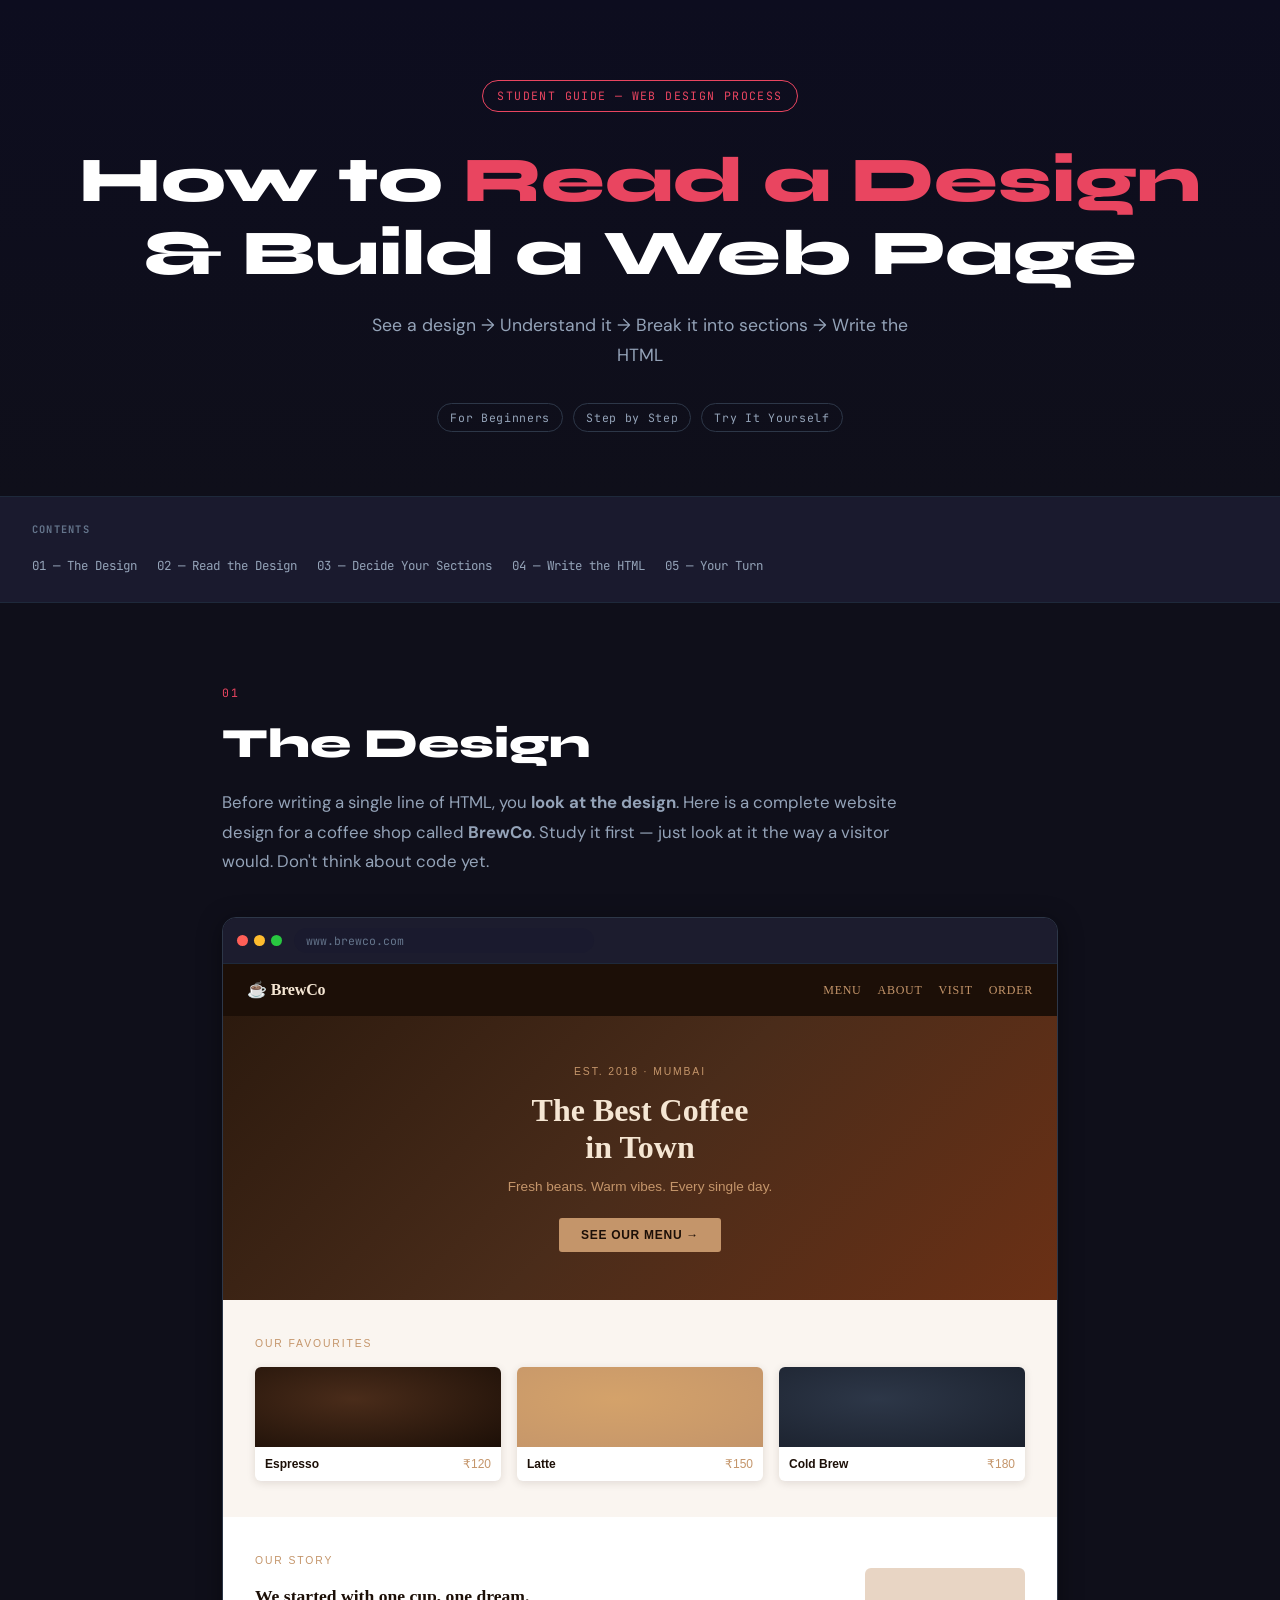
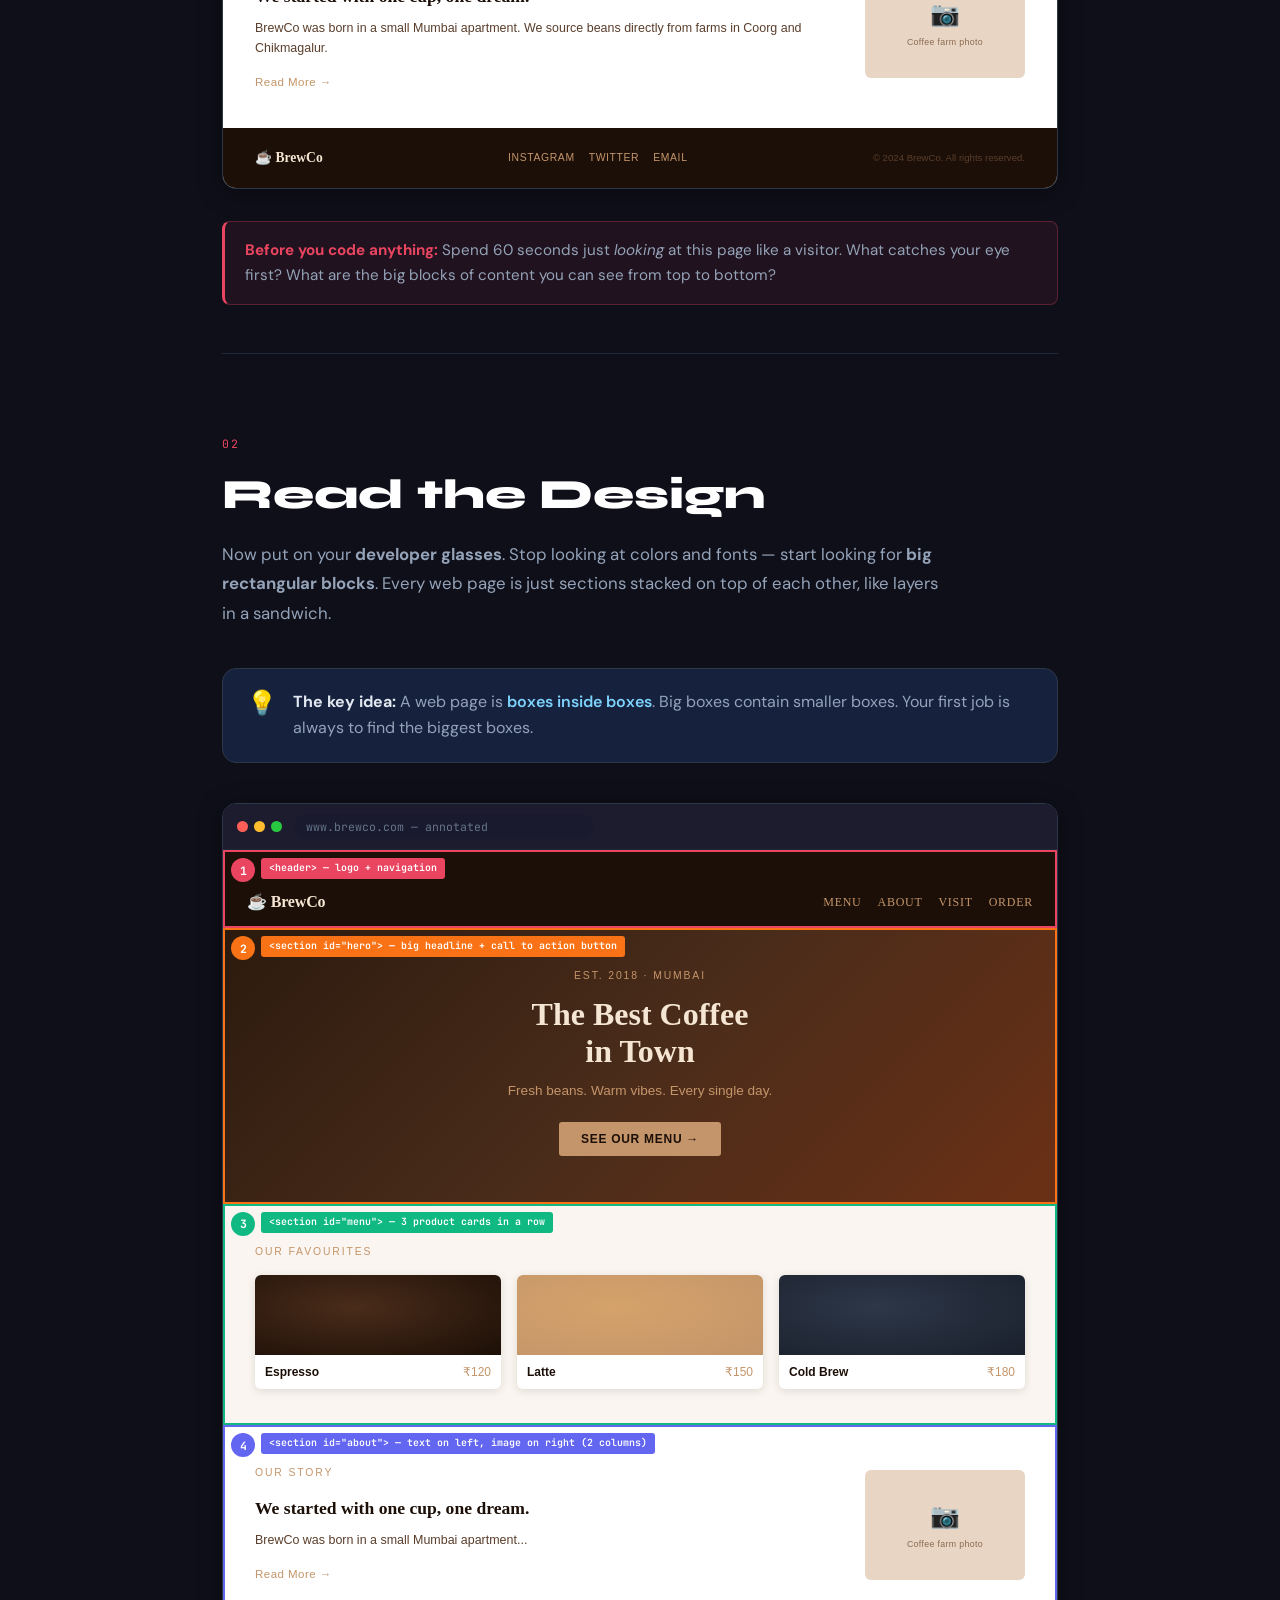
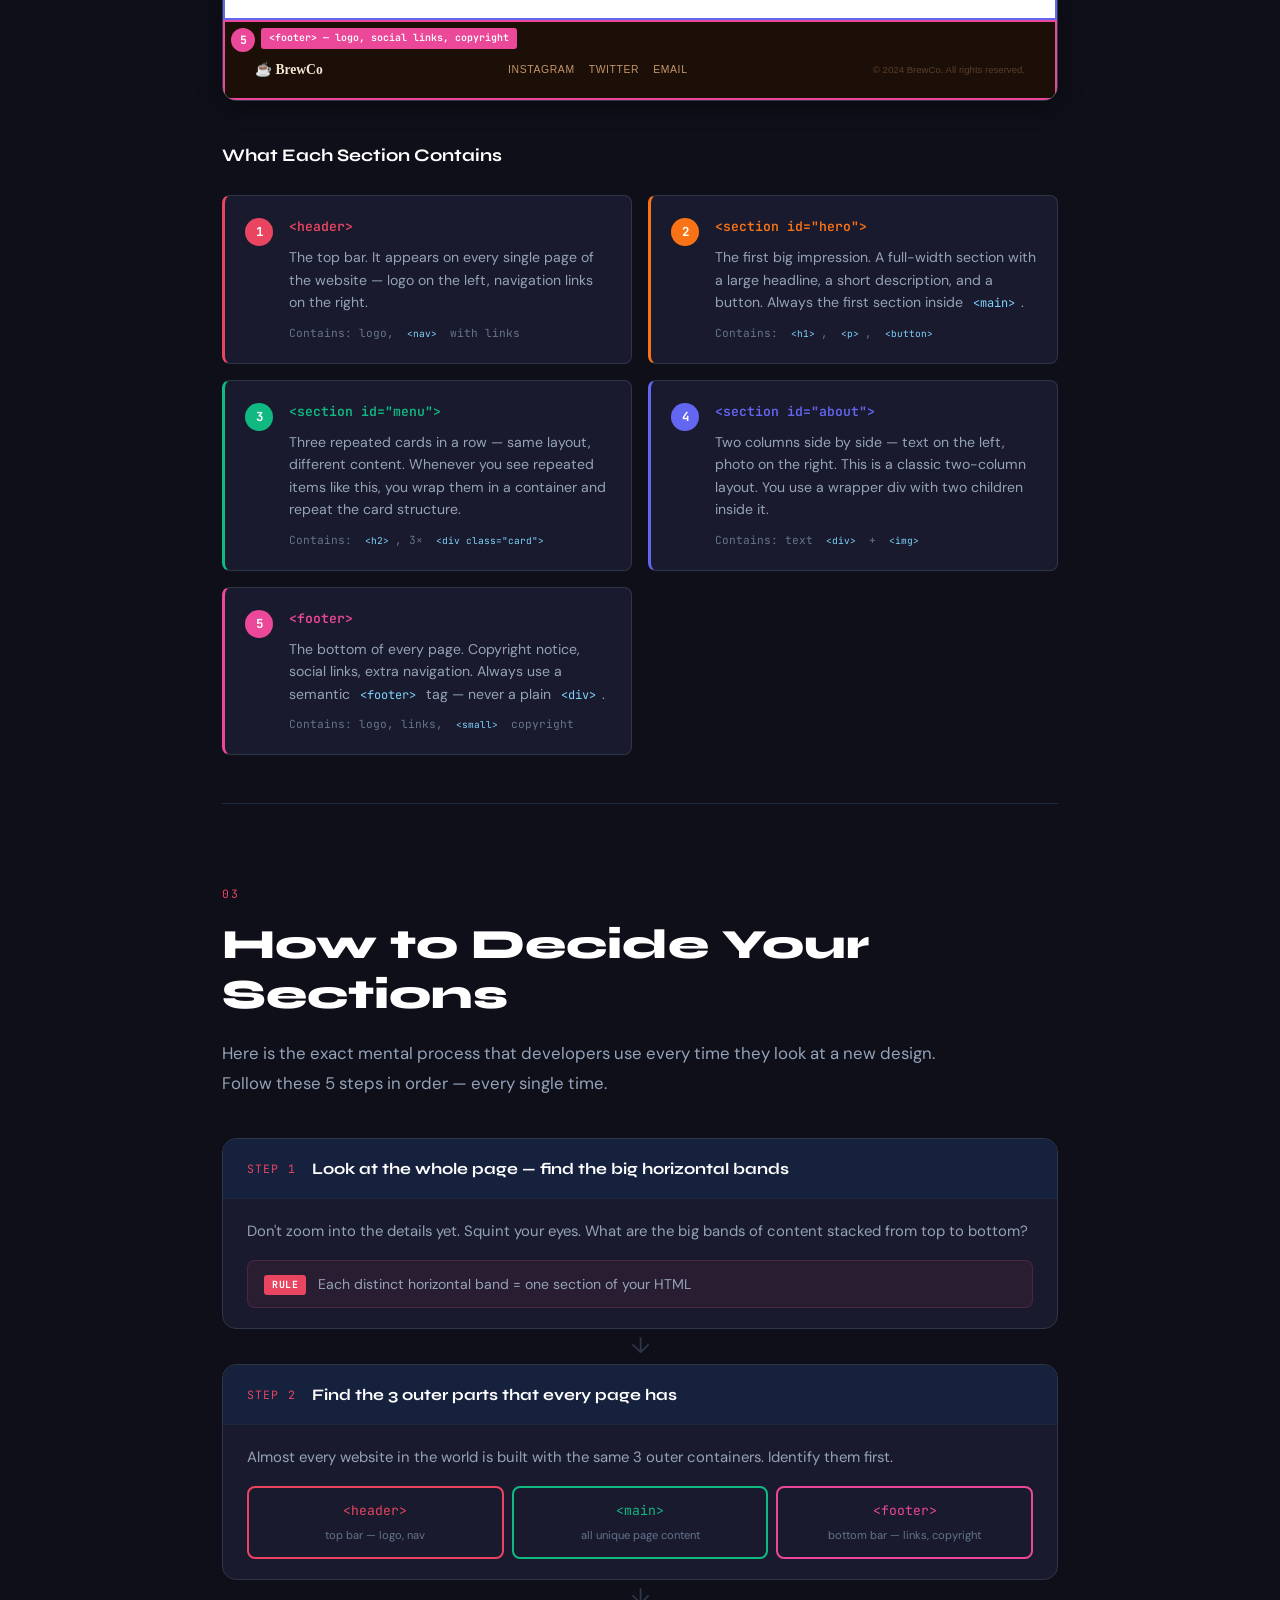
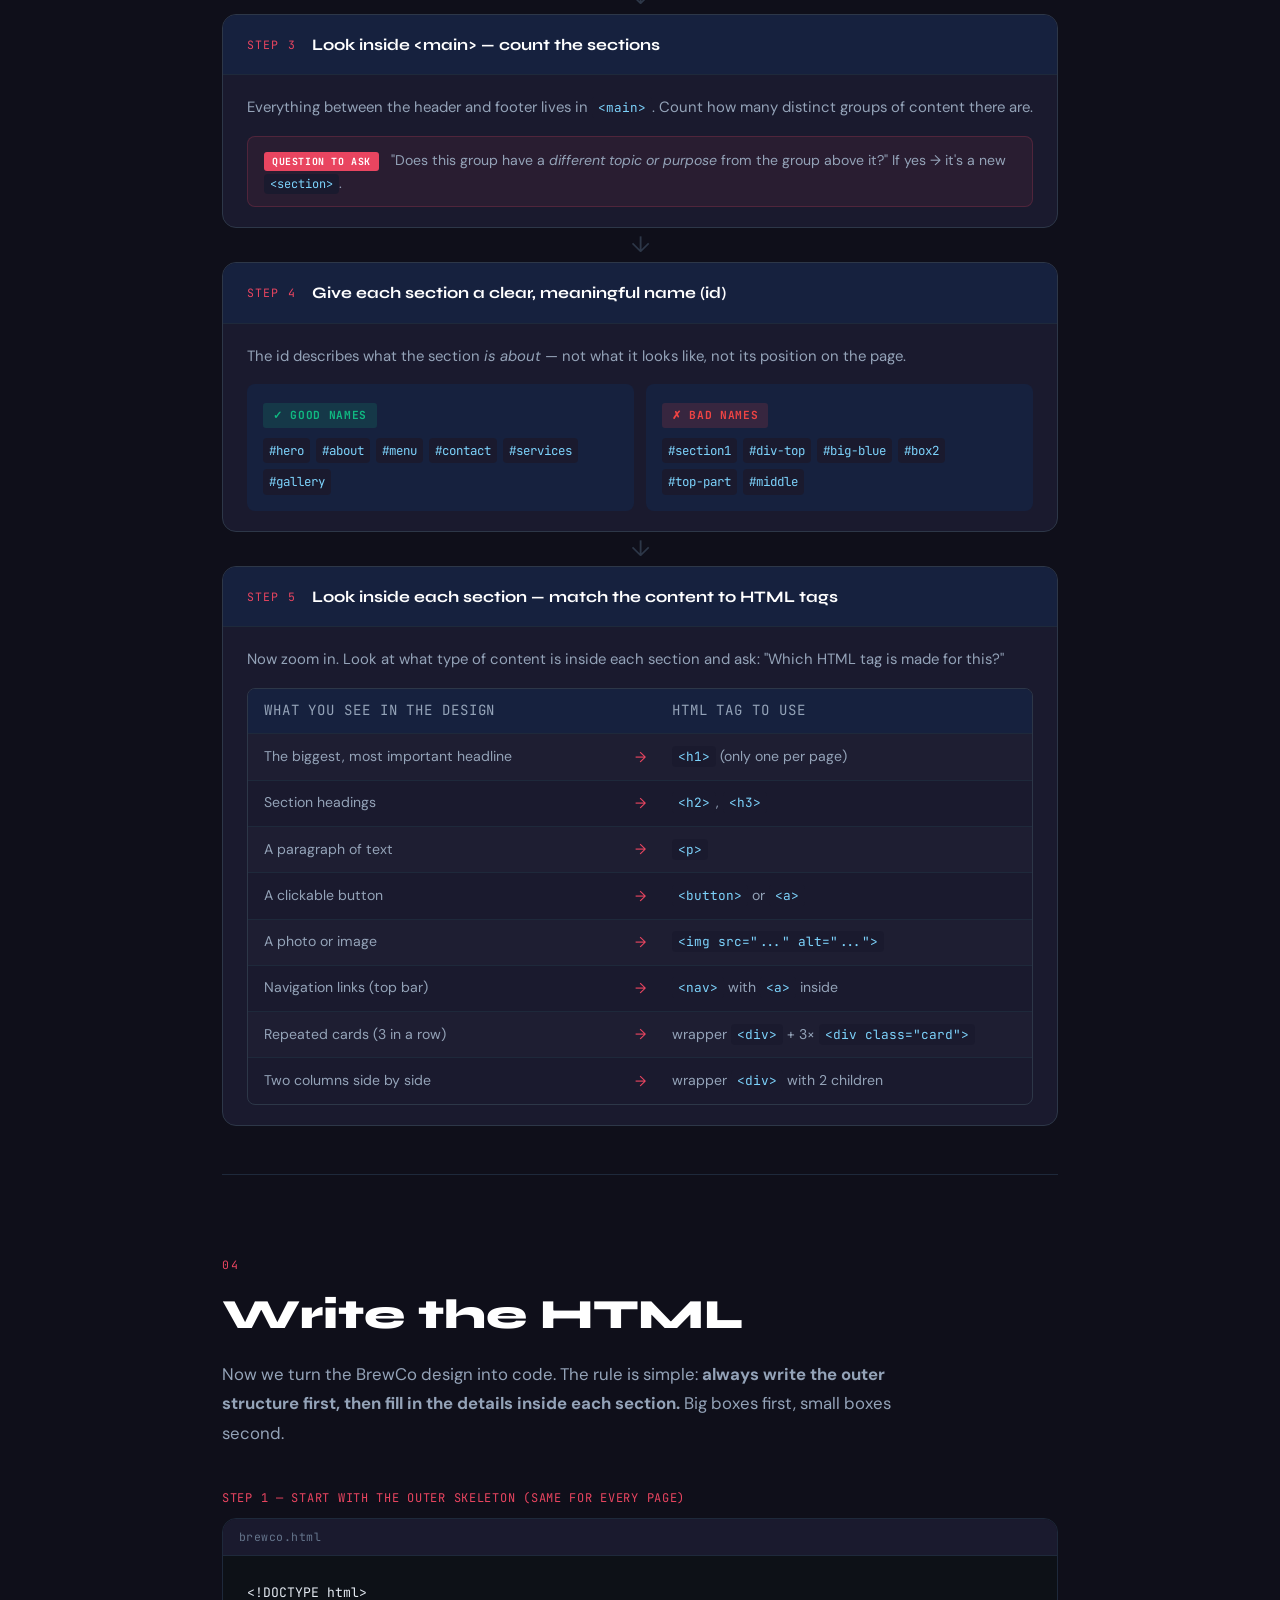
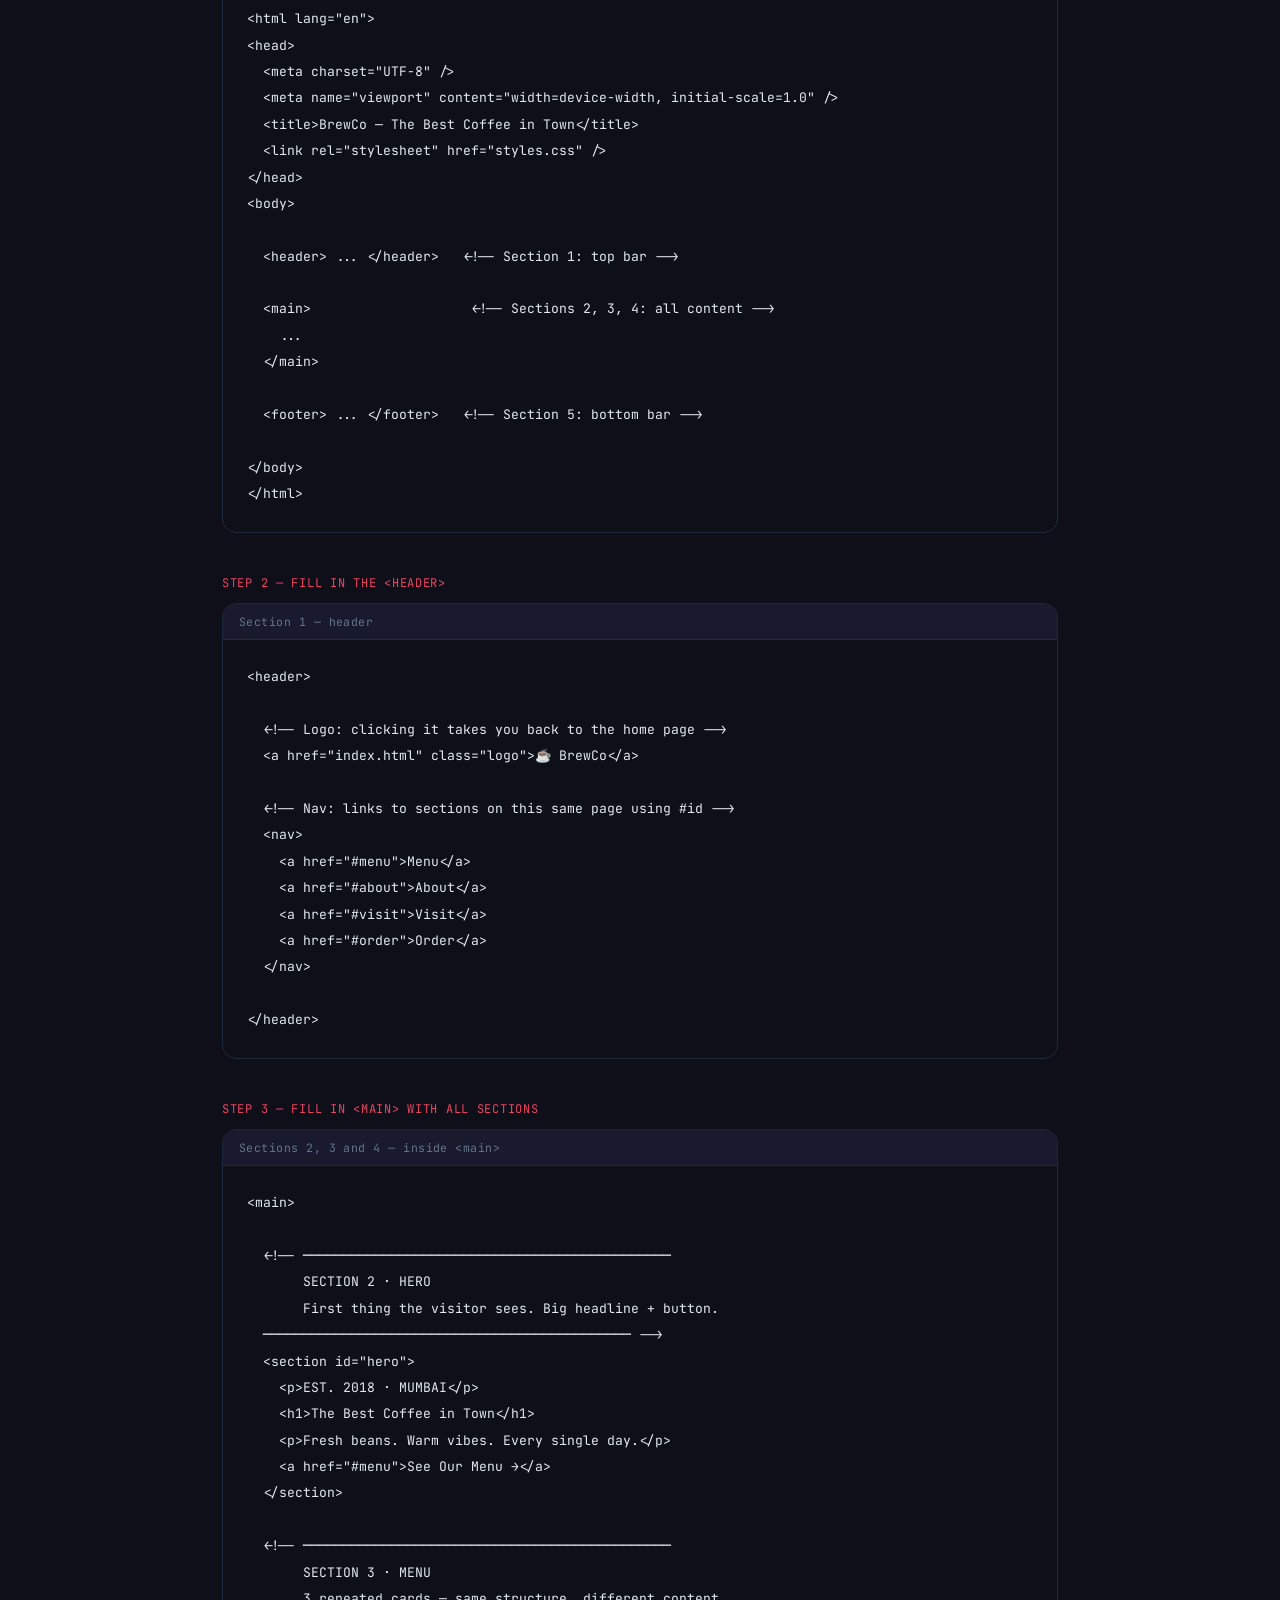
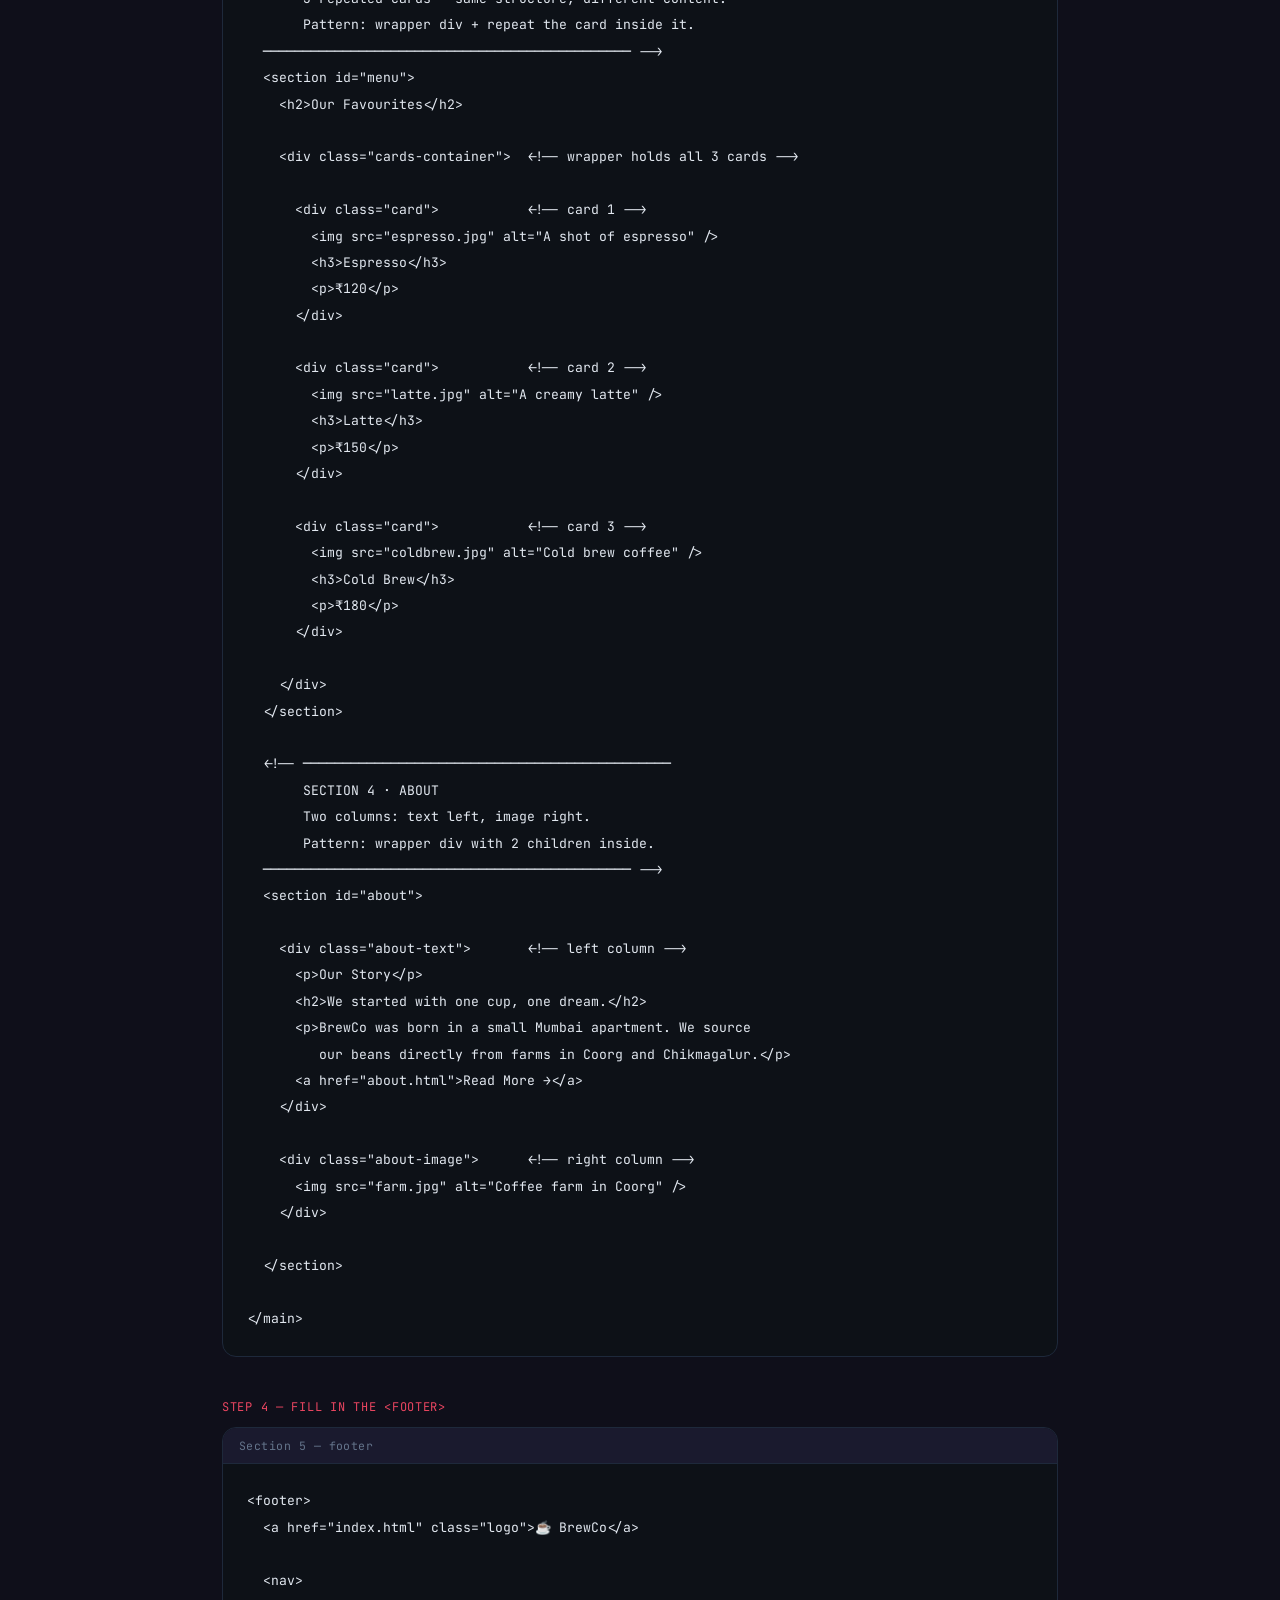
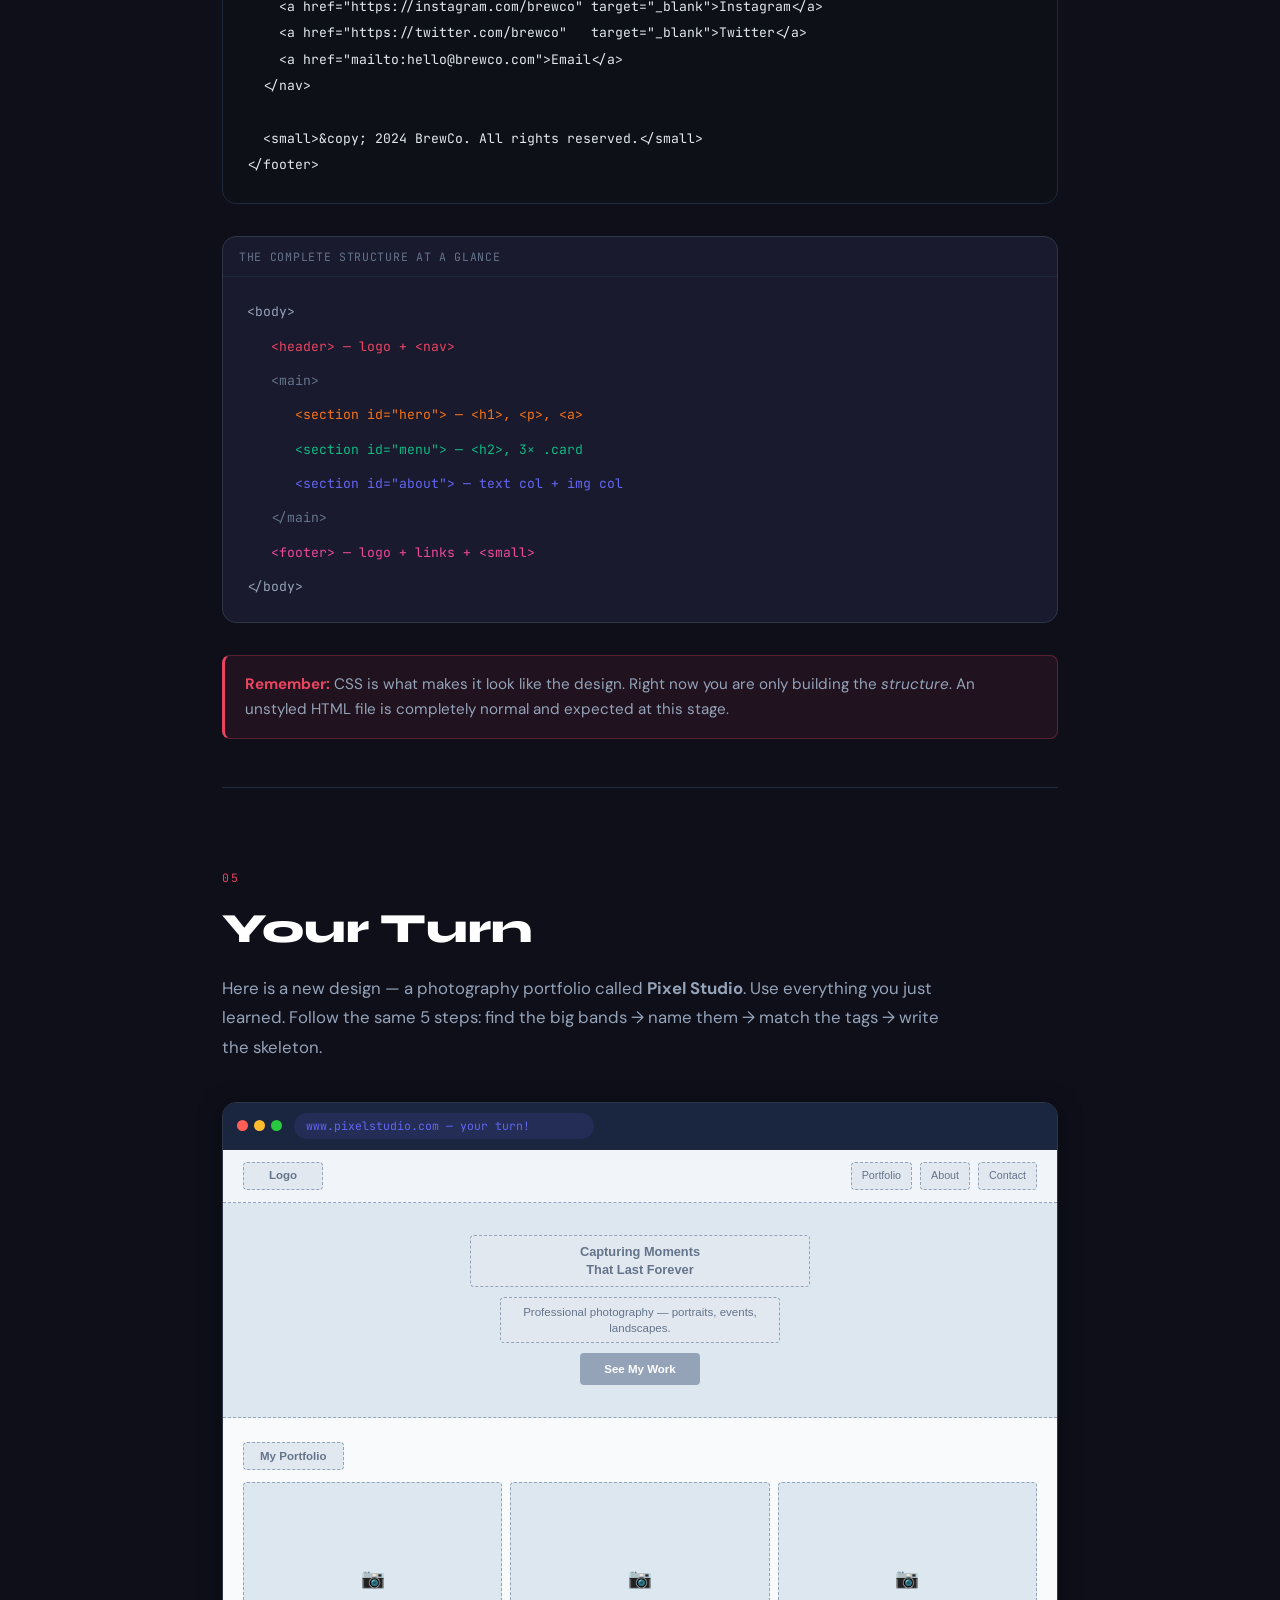
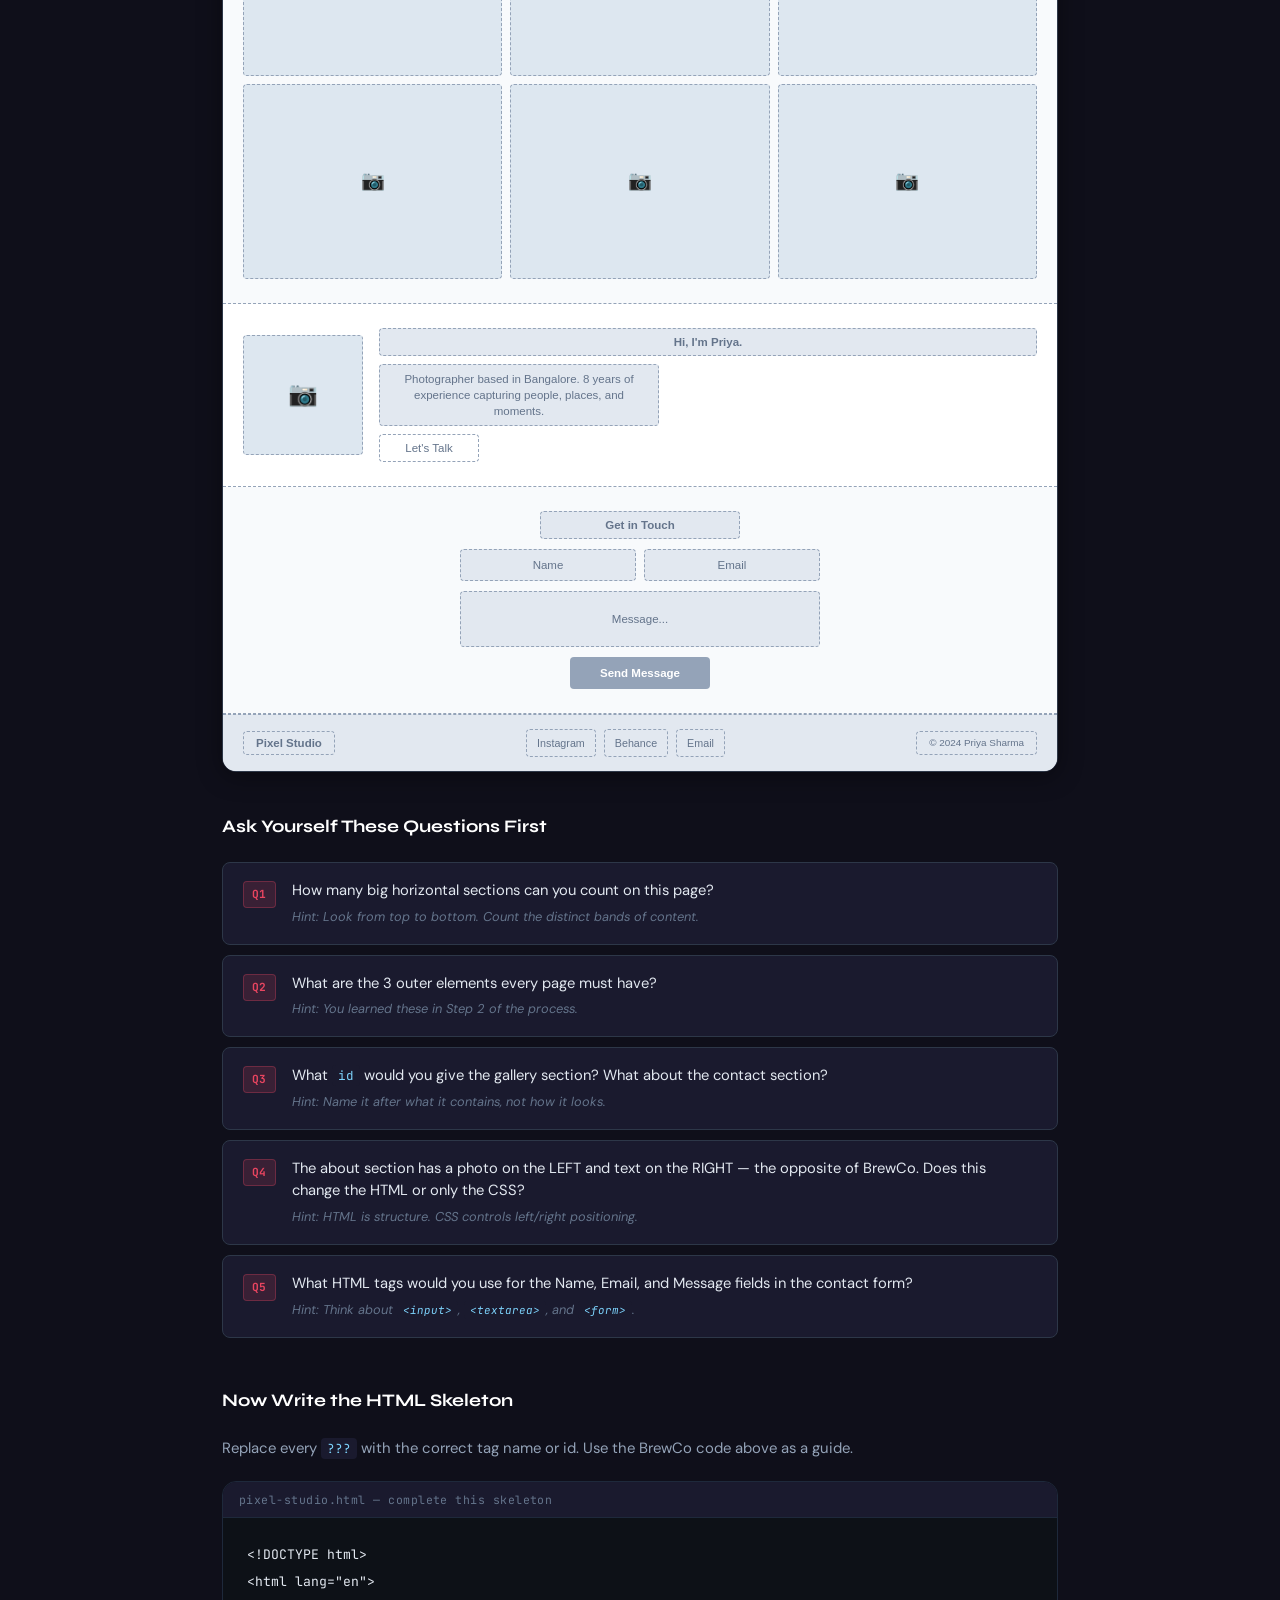
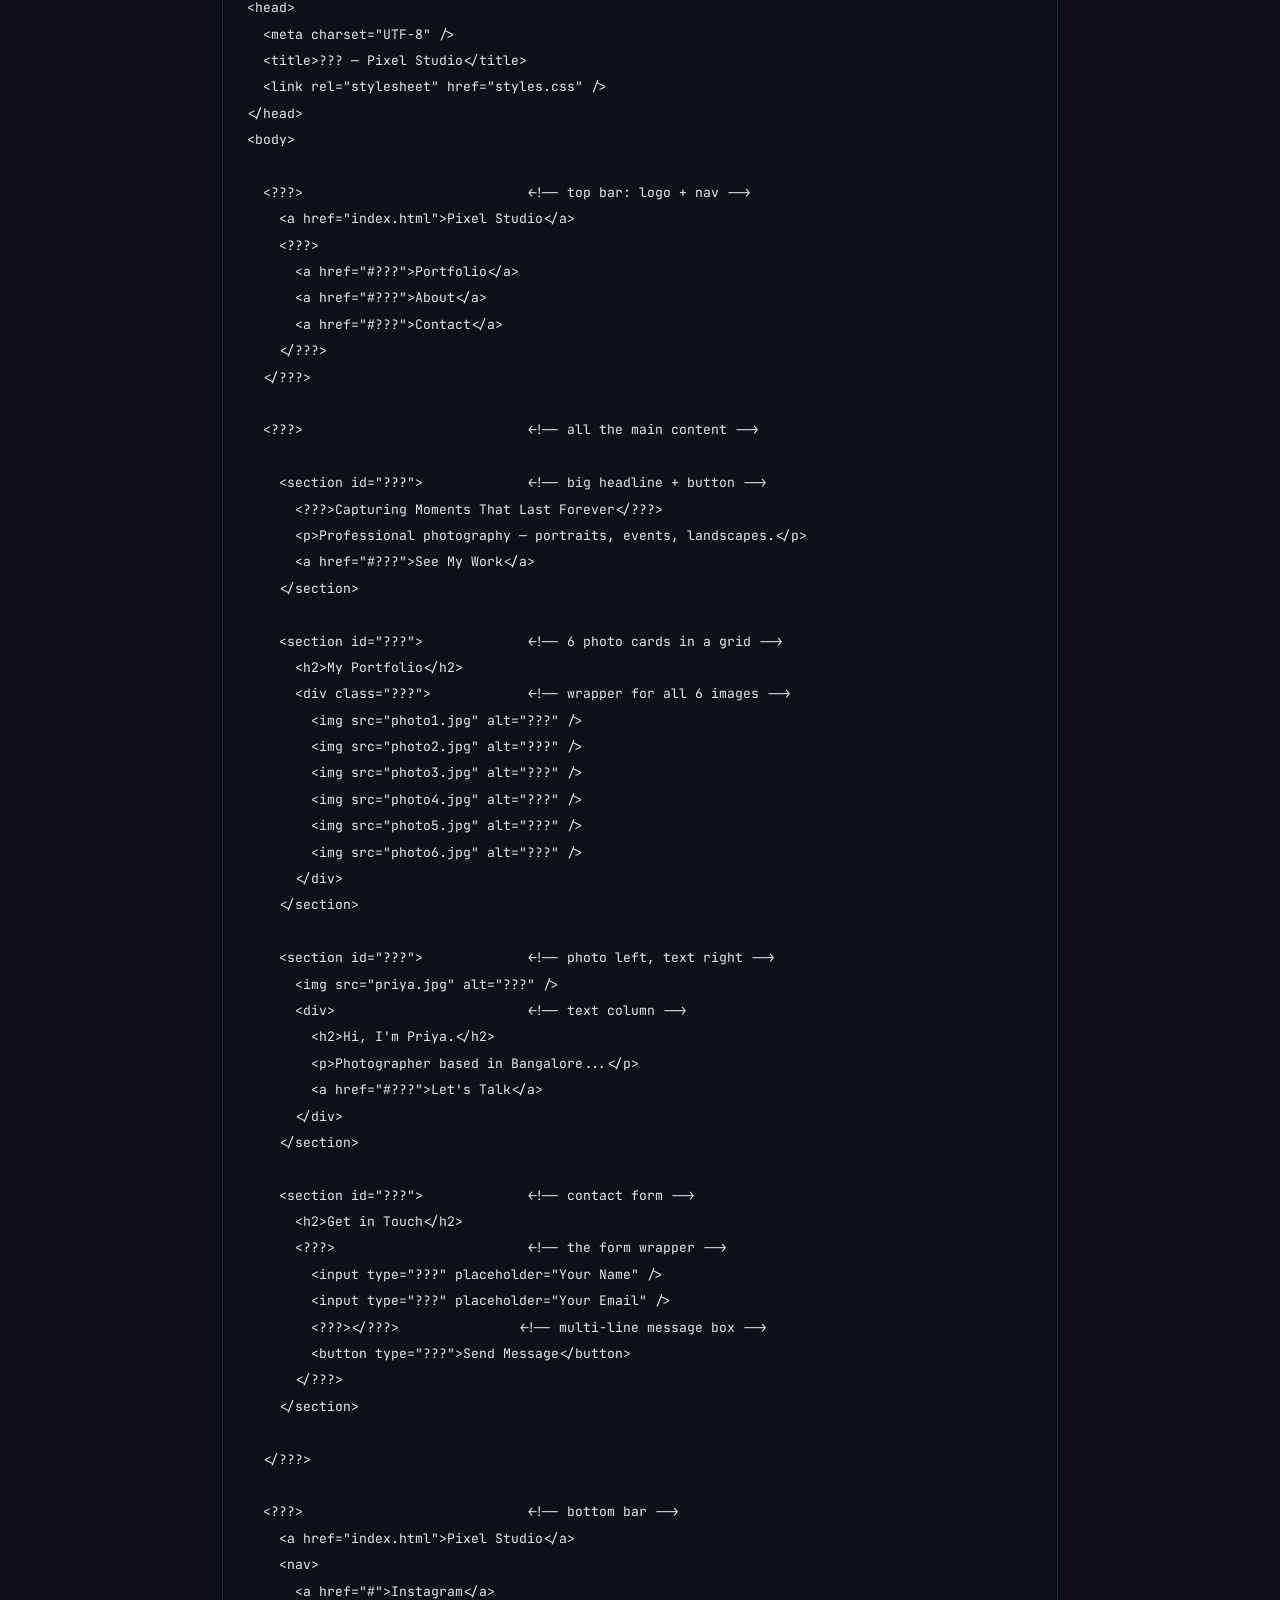
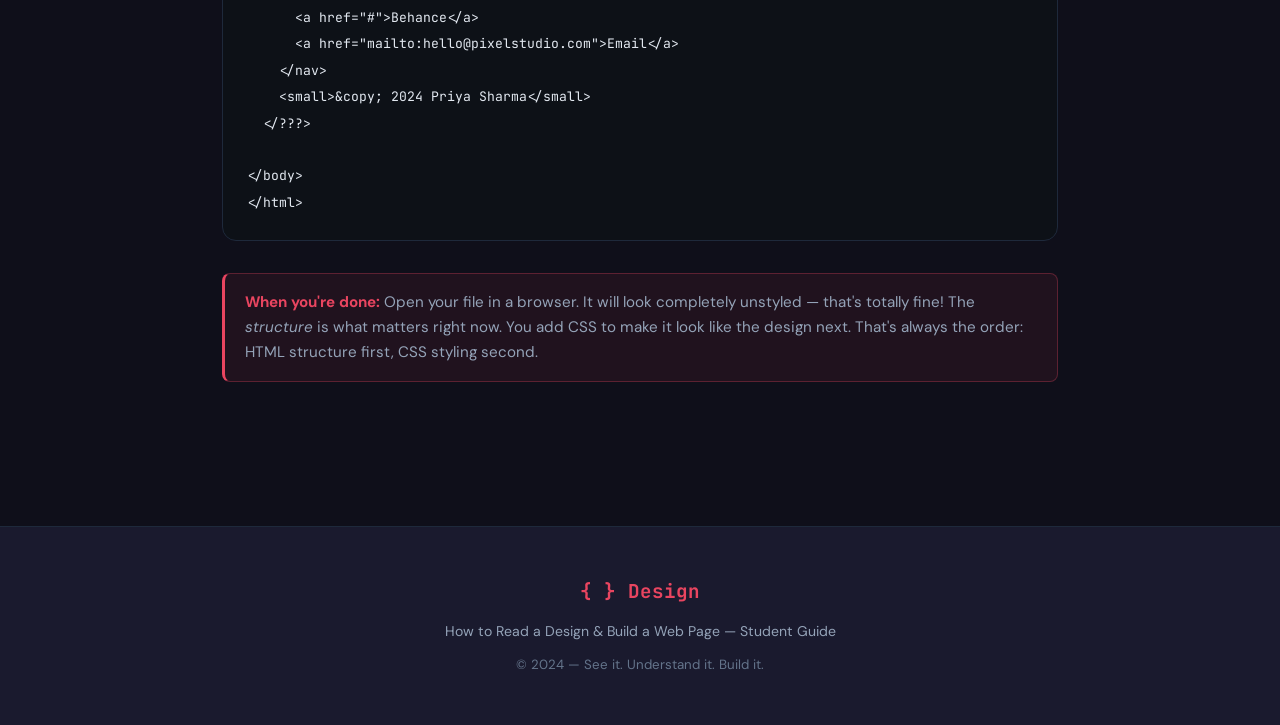
<file: design-process/index.html>
<!DOCTYPE html>
<html lang="en">

<head>
  <meta charset="UTF-8" />
  <meta name="viewport" content="width=device-width, initial-scale=1.0" />
  <title>How to Read a Design &amp; Build a Web Page — Student Guide</title>
  <link rel="preconnect" href="https://fonts.googleapis.com" />
  <link rel="preconnect" href="https://fonts.gstatic.com" crossorigin />
  <link
    href="https://fonts.googleapis.com/css2?family=Syne:wght@400;600;700;800&family=JetBrains+Mono:ital,wght@0,400;0,600;1,400&family=DM+Sans:ital,wght@0,300;0,400;0,500;1,300&display=swap"
    rel="stylesheet"
  />
  <link rel="stylesheet" href="styles.css" />
</head>

<body>

  <!-- ============================================================
       SITE HEADER
  ============================================================ -->
  <header class="site-header">
    <div class="header-badge">Student Guide — Web Design Process</div>
    <h1 class="hero-title">How to <span class="accent">Read a Design</span><br>&amp; Build a Web Page</h1>
    <p class="hero-subtitle">See a design → Understand it → Break it into sections → Write the HTML</p>
    <div class="header-tags">
      <span class="pill">For Beginners</span>
      <span class="pill">Step by Step</span>
      <span class="pill">Try It Yourself</span>
    </div>
  </header>

  <!-- ============================================================
       TABLE OF CONTENTS
  ============================================================ -->
  <nav class="toc" aria-label="Table of Contents">
    <h2 class="toc-title">Contents</h2>
    <ul class="toc-list">
      <li><a href="#the-design">01 — The Design</a></li>
      <li><a href="#read-it">02 — Read the Design</a></li>
      <li><a href="#decide-sections">03 — Decide Your Sections</a></li>
      <li><a href="#write-html">04 — Write the HTML</a></li>
      <li><a href="#your-turn">05 — Your Turn</a></li>
    </ul>
  </nav>

  <!-- ============================================================
       MAIN CONTENT
  ============================================================ -->
  <main class="main-content">

    <!-- ══════════════════════════════════════════════════════════
         01 · THE DESIGN
    ══════════════════════════════════════════════════════════ -->
    <section id="the-design" class="chapter">
      <div class="chapter-number">01</div>
      <h2 class="chapter-title">The Design</h2>
      <p class="chapter-intro">
        Before writing a single line of HTML, you <strong>look at the design</strong>. Here is a complete website design
        for a coffee shop called <strong>BrewCo</strong>. Study it first — just look at it the way a visitor would.
        Don't think about code yet.
      </p>

      <!-- Browser window mockup -->
      <div class="browser-window">
        <div class="browser-bar">
          <div class="browser-dots">
            <span class="dot dot-red"></span>
            <span class="dot dot-yellow"></span>
            <span class="dot dot-green"></span>
          </div>
          <div class="browser-url">www.brewco.com</div>
        </div>

        <div class="browser-body">
          <!-- ── The BrewCo website ── -->
          <div class="mock-site">

            <!-- Header -->
            <div class="mock-header">
              <div class="mock-logo">☕ BrewCo</div>
              <div class="mock-nav">
                <span>Menu</span>
                <span>About</span>
                <span>Visit</span>
                <span>Order</span>
              </div>
            </div>

            <!-- Hero -->
            <div class="mock-hero">
              <div class="mock-hero-content">
                <p class="mock-eyebrow">EST. 2018 · MUMBAI</p>
                <h1 class="mock-h1">The Best Coffee<br>in Town</h1>
                <p class="mock-hero-sub">Fresh beans. Warm vibes. Every single day.</p>
                <button class="mock-btn">See Our Menu →</button>
              </div>
            </div>

            <!-- Menu cards -->
            <div class="mock-section mock-menu">
              <p class="mock-section-eyebrow">Our Favourites</p>
              <div class="mock-cards">
                <div class="mock-card">
                  <div class="mock-card-img mock-espresso"></div>
                  <div class="mock-card-info">
                    <span class="mock-card-name">Espresso</span>
                    <span class="mock-card-price">₹120</span>
                  </div>
                </div>
                <div class="mock-card">
                  <div class="mock-card-img mock-latte"></div>
                  <div class="mock-card-info">
                    <span class="mock-card-name">Latte</span>
                    <span class="mock-card-price">₹150</span>
                  </div>
                </div>
                <div class="mock-card">
                  <div class="mock-card-img mock-coldbrew"></div>
                  <div class="mock-card-info">
                    <span class="mock-card-name">Cold Brew</span>
                    <span class="mock-card-price">₹180</span>
                  </div>
                </div>
              </div>
            </div>

            <!-- About -->
            <div class="mock-section mock-about">
              <div class="mock-about-text">
                <p class="mock-section-eyebrow">Our Story</p>
                <h2 class="mock-h2">We started with one cup, one dream.</h2>
                <p class="mock-body-text">BrewCo was born in a small Mumbai apartment. We source beans directly from farms in Coorg and Chikmagalur.</p>
                <span class="mock-link">Read More →</span>
              </div>
              <div class="mock-about-img">
                <div class="mock-img-placeholder">📷<br><small>Coffee farm photo</small></div>
              </div>
            </div>

            <!-- Footer -->
            <div class="mock-footer">
              <div class="mock-footer-logo">☕ BrewCo</div>
              <div class="mock-footer-links">
                <span>Instagram</span>
                <span>Twitter</span>
                <span>Email</span>
              </div>
              <div class="mock-footer-copy">© 2024 BrewCo. All rights reserved.</div>
            </div>

          </div>
        </div>
      </div>

      <div class="tip-box">
        <strong>Before you code anything:</strong> Spend 60 seconds just <em>looking</em> at this page like a visitor.
        What catches your eye first? What are the big blocks of content you can see from top to bottom?
      </div>
    </section>

    <!-- ══════════════════════════════════════════════════════════
         02 · READ THE DESIGN
    ══════════════════════════════════════════════════════════ -->
    <section id="read-it" class="chapter">
      <div class="chapter-number">02</div>
      <h2 class="chapter-title">Read the Design</h2>
      <p class="chapter-intro">
        Now put on your <strong>developer glasses</strong>. Stop looking at colors and fonts — start looking for
        <strong>big rectangular blocks</strong>. Every web page is just sections stacked on top of each other, like
        layers in a sandwich.
      </p>

      <div class="insight-box">
        <div class="insight-icon">💡</div>
        <div class="insight-content">
          <strong>The key idea:</strong> A web page is <em>boxes inside boxes</em>. Big boxes contain smaller boxes.
          Your first job is always to find the biggest boxes.
        </div>
      </div>

      <!-- Annotated mockup -->
      <div class="browser-window annotated-browser">
        <div class="browser-bar">
          <div class="browser-dots">
            <span class="dot dot-red"></span>
            <span class="dot dot-yellow"></span>
            <span class="dot dot-green"></span>
          </div>
          <div class="browser-url">www.brewco.com — annotated</div>
        </div>

        <div class="browser-body">
          <div class="mock-site">

            <!-- Annotated Header -->
            <div class="mock-header annotated-section" style="--ann-color: #e94560;">
              <div class="ann-badge" style="--ann-color: #e94560;">1</div>
              <div class="ann-label" style="--ann-color: #e94560;">&lt;header&gt; — logo + navigation</div>
              <div class="mock-logo">☕ BrewCo</div>
              <div class="mock-nav">
                <span>Menu</span><span>About</span><span>Visit</span><span>Order</span>
              </div>
            </div>

            <!-- Annotated Hero -->
            <div class="mock-hero annotated-section" style="--ann-color: #f97316;">
              <div class="ann-badge" style="--ann-color: #f97316;">2</div>
              <div class="ann-label" style="--ann-color: #f97316;">&lt;section id="hero"&gt; — big headline + call to action button</div>
              <div class="mock-hero-content">
                <p class="mock-eyebrow">EST. 2018 · MUMBAI</p>
                <h1 class="mock-h1">The Best Coffee<br>in Town</h1>
                <p class="mock-hero-sub">Fresh beans. Warm vibes. Every single day.</p>
                <button class="mock-btn">See Our Menu →</button>
              </div>
            </div>

            <!-- Annotated Menu -->
            <div class="mock-section mock-menu annotated-section" style="--ann-color: #10b981;">
              <div class="ann-badge" style="--ann-color: #10b981;">3</div>
              <div class="ann-label" style="--ann-color: #10b981;">&lt;section id="menu"&gt; — 3 product cards in a row</div>
              <p class="mock-section-eyebrow">Our Favourites</p>
              <div class="mock-cards">
                <div class="mock-card"><div class="mock-card-img mock-espresso"></div><div class="mock-card-info"><span class="mock-card-name">Espresso</span><span class="mock-card-price">₹120</span></div></div>
                <div class="mock-card"><div class="mock-card-img mock-latte"></div><div class="mock-card-info"><span class="mock-card-name">Latte</span><span class="mock-card-price">₹150</span></div></div>
                <div class="mock-card"><div class="mock-card-img mock-coldbrew"></div><div class="mock-card-info"><span class="mock-card-name">Cold Brew</span><span class="mock-card-price">₹180</span></div></div>
              </div>
            </div>

            <!-- Annotated About -->
            <div class="mock-section mock-about annotated-section" style="--ann-color: #6366f1;">
              <div class="ann-badge" style="--ann-color: #6366f1;">4</div>
              <div class="ann-label" style="--ann-color: #6366f1;">&lt;section id="about"&gt; — text on left, image on right (2 columns)</div>
              <div class="mock-about-text">
                <p class="mock-section-eyebrow">Our Story</p>
                <h2 class="mock-h2">We started with one cup, one dream.</h2>
                <p class="mock-body-text">BrewCo was born in a small Mumbai apartment...</p>
                <span class="mock-link">Read More →</span>
              </div>
              <div class="mock-about-img">
                <div class="mock-img-placeholder">📷<br><small>Coffee farm photo</small></div>
              </div>
            </div>

            <!-- Annotated Footer -->
            <div class="mock-footer annotated-section" style="--ann-color: #ec4899;">
              <div class="ann-badge" style="--ann-color: #ec4899;">5</div>
              <div class="ann-label" style="--ann-color: #ec4899;">&lt;footer&gt; — logo, social links, copyright</div>
              <div class="mock-footer-logo">☕ BrewCo</div>
              <div class="mock-footer-links"><span>Instagram</span><span>Twitter</span><span>Email</span></div>
              <div class="mock-footer-copy">© 2024 BrewCo. All rights reserved.</div>
            </div>

          </div>
        </div>
      </div>

      <!-- Section breakdown -->
      <h3 class="sub-heading">What Each Section Contains</h3>
      <div class="breakdown-grid">

        <div class="breakdown-card" style="--c: #e94560;">
          <div class="bc-num">1</div>
          <div class="bc-body">
            <div class="bc-tag">&lt;header&gt;</div>
            <p class="bc-desc">The top bar. It appears on every single page of the website — logo on the left, navigation links on the right.</p>
            <div class="bc-contains">Contains: logo, <code>&lt;nav&gt;</code> with links</div>
          </div>
        </div>

        <div class="breakdown-card" style="--c: #f97316;">
          <div class="bc-num">2</div>
          <div class="bc-body">
            <div class="bc-tag">&lt;section id="hero"&gt;</div>
            <p class="bc-desc">The first big impression. A full-width section with a large headline, a short description, and a button. Always the first section inside <code>&lt;main&gt;</code>.</p>
            <div class="bc-contains">Contains: <code>&lt;h1&gt;</code>, <code>&lt;p&gt;</code>, <code>&lt;button&gt;</code></div>
          </div>
        </div>

        <div class="breakdown-card" style="--c: #10b981;">
          <div class="bc-num">3</div>
          <div class="bc-body">
            <div class="bc-tag">&lt;section id="menu"&gt;</div>
            <p class="bc-desc">Three repeated cards in a row — same layout, different content. Whenever you see repeated items like this, you wrap them in a container and repeat the card structure.</p>
            <div class="bc-contains">Contains: <code>&lt;h2&gt;</code>, 3× <code>&lt;div class="card"&gt;</code></div>
          </div>
        </div>

        <div class="breakdown-card" style="--c: #6366f1;">
          <div class="bc-num">4</div>
          <div class="bc-body">
            <div class="bc-tag">&lt;section id="about"&gt;</div>
            <p class="bc-desc">Two columns side by side — text on the left, photo on the right. This is a classic two-column layout. You use a wrapper div with two children inside it.</p>
            <div class="bc-contains">Contains: text <code>&lt;div&gt;</code> + <code>&lt;img&gt;</code></div>
          </div>
        </div>

        <div class="breakdown-card" style="--c: #ec4899;">
          <div class="bc-num">5</div>
          <div class="bc-body">
            <div class="bc-tag">&lt;footer&gt;</div>
            <p class="bc-desc">The bottom of every page. Copyright notice, social links, extra navigation. Always use a semantic <code>&lt;footer&gt;</code> tag — never a plain <code>&lt;div&gt;</code>.</p>
            <div class="bc-contains">Contains: logo, links, <code>&lt;small&gt;</code> copyright</div>
          </div>
        </div>

      </div>
    </section>

    <!-- ══════════════════════════════════════════════════════════
         03 · DECIDE YOUR SECTIONS
    ══════════════════════════════════════════════════════════ -->
    <section id="decide-sections" class="chapter">
      <div class="chapter-number">03</div>
      <h2 class="chapter-title">How to Decide Your Sections</h2>
      <p class="chapter-intro">
        Here is the exact mental process that developers use every time they look at a new design. Follow these
        5 steps in order — every single time.
      </p>

      <div class="steps-container">

        <!-- Step 1 -->
        <div class="step-card">
          <div class="step-header">
            <div class="step-num">Step 1</div>
            <div class="step-title">Look at the whole page — find the big horizontal bands</div>
          </div>
          <div class="step-body">
            <p>Don't zoom into the details yet. Squint your eyes. What are the big bands of content stacked from top to bottom?</p>
            <div class="step-rule">
              <span class="rule-chip">Rule</span>
              Each distinct horizontal band = one section of your HTML
            </div>
          </div>
        </div>

        <div class="step-arrow">↓</div>

        <!-- Step 2 -->
        <div class="step-card">
          <div class="step-header">
            <div class="step-num">Step 2</div>
            <div class="step-title">Find the 3 outer parts that every page has</div>
          </div>
          <div class="step-body">
            <p>Almost every website in the world is built with the same 3 outer containers. Identify them first.</p>
            <div class="three-parts">
              <div class="part-box" style="--pb-color: #e94560;">
                <code>&lt;header&gt;</code>
                <small>top bar — logo, nav</small>
              </div>
              <div class="part-box" style="--pb-color: #10b981;">
                <code>&lt;main&gt;</code>
                <small>all unique page content</small>
              </div>
              <div class="part-box" style="--pb-color: #ec4899;">
                <code>&lt;footer&gt;</code>
                <small>bottom bar — links, copyright</small>
              </div>
            </div>
          </div>
        </div>

        <div class="step-arrow">↓</div>

        <!-- Step 3 -->
        <div class="step-card">
          <div class="step-header">
            <div class="step-num">Step 3</div>
            <div class="step-title">Look inside &lt;main&gt; — count the sections</div>
          </div>
          <div class="step-body">
            <p>Everything between the header and footer lives in <code>&lt;main&gt;</code>. Count how many distinct groups of content there are.</p>
            <div class="step-rule">
              <span class="rule-chip">Question to ask</span>
              "Does this group have a <em>different topic or purpose</em> from the group above it?"
              If yes → it's a new <code>&lt;section&gt;</code>.
            </div>
          </div>
        </div>

        <div class="step-arrow">↓</div>

        <!-- Step 4 -->
        <div class="step-card">
          <div class="step-header">
            <div class="step-num">Step 4</div>
            <div class="step-title">Give each section a clear, meaningful name (id)</div>
          </div>
          <div class="step-body">
            <p>The id describes what the section <em>is about</em> — not what it looks like, not its position on the page.</p>
            <div class="naming-compare">
              <div class="naming-col naming-good">
                <div class="naming-badge good">✓ Good names</div>
                <div class="naming-tags">
                  <code>#hero</code>
                  <code>#about</code>
                  <code>#menu</code>
                  <code>#contact</code>
                  <code>#services</code>
                  <code>#gallery</code>
                </div>
              </div>
              <div class="naming-col naming-bad">
                <div class="naming-badge bad">✗ Bad names</div>
                <div class="naming-tags">
                  <code>#section1</code>
                  <code>#div-top</code>
                  <code>#big-blue</code>
                  <code>#box2</code>
                  <code>#top-part</code>
                  <code>#middle</code>
                </div>
              </div>
            </div>
          </div>
        </div>

        <div class="step-arrow">↓</div>

        <!-- Step 5 -->
        <div class="step-card">
          <div class="step-header">
            <div class="step-num">Step 5</div>
            <div class="step-title">Look inside each section — match the content to HTML tags</div>
          </div>
          <div class="step-body">
            <p>Now zoom in. Look at what type of content is inside each section and ask: "Which HTML tag is made for this?"</p>
            <div class="tag-match-table">
              <div class="tm-row tm-header-row">
                <div class="tm-col">What you see in the design</div>
                <div class="tm-arrow"></div>
                <div class="tm-col">HTML tag to use</div>
              </div>
              <div class="tm-row">
                <div class="tm-col">The biggest, most important headline</div>
                <div class="tm-arrow">→</div>
                <div class="tm-col"><code>&lt;h1&gt;</code> (only one per page)</div>
              </div>
              <div class="tm-row">
                <div class="tm-col">Section headings</div>
                <div class="tm-arrow">→</div>
                <div class="tm-col"><code>&lt;h2&gt;</code>, <code>&lt;h3&gt;</code></div>
              </div>
              <div class="tm-row">
                <div class="tm-col">A paragraph of text</div>
                <div class="tm-arrow">→</div>
                <div class="tm-col"><code>&lt;p&gt;</code></div>
              </div>
              <div class="tm-row">
                <div class="tm-col">A clickable button</div>
                <div class="tm-arrow">→</div>
                <div class="tm-col"><code>&lt;button&gt;</code> or <code>&lt;a&gt;</code></div>
              </div>
              <div class="tm-row">
                <div class="tm-col">A photo or image</div>
                <div class="tm-arrow">→</div>
                <div class="tm-col"><code>&lt;img src="..." alt="..."&gt;</code></div>
              </div>
              <div class="tm-row">
                <div class="tm-col">Navigation links (top bar)</div>
                <div class="tm-arrow">→</div>
                <div class="tm-col"><code>&lt;nav&gt;</code> with <code>&lt;a&gt;</code> inside</div>
              </div>
              <div class="tm-row">
                <div class="tm-col">Repeated cards (3 in a row)</div>
                <div class="tm-arrow">→</div>
                <div class="tm-col">wrapper <code>&lt;div&gt;</code> + 3× <code>&lt;div class="card"&gt;</code></div>
              </div>
              <div class="tm-row">
                <div class="tm-col">Two columns side by side</div>
                <div class="tm-arrow">→</div>
                <div class="tm-col">wrapper <code>&lt;div&gt;</code> with 2 children</div>
              </div>
            </div>
          </div>
        </div>

      </div>
    </section>

    <!-- ══════════════════════════════════════════════════════════
         04 · WRITE THE HTML
    ══════════════════════════════════════════════════════════ -->
    <section id="write-html" class="chapter">
      <div class="chapter-number">04</div>
      <h2 class="chapter-title">Write the HTML</h2>
      <p class="chapter-intro">
        Now we turn the BrewCo design into code. The rule is simple: <strong>always write the outer structure first,
        then fill in the details inside each section.</strong> Big boxes first, small boxes second.
      </p>

      <!-- Step 1 -->
      <div class="code-step-label">Step 1 — Start with the outer skeleton (same for every page)</div>
      <div class="code-block">
        <div class="code-header">brewco.html</div>
        <pre><code>&lt;!DOCTYPE html&gt;
&lt;html lang="en"&gt;
&lt;head&gt;
  &lt;meta charset="UTF-8" /&gt;
  &lt;meta name="viewport" content="width=device-width, initial-scale=1.0" /&gt;
  &lt;title&gt;BrewCo — The Best Coffee in Town&lt;/title&gt;
  &lt;link rel="stylesheet" href="styles.css" /&gt;
&lt;/head&gt;
&lt;body&gt;

  &lt;header&gt; ... &lt;/header&gt;   &lt;!-- Section 1: top bar --&gt;

  &lt;main&gt;                    &lt;!-- Sections 2, 3, 4: all content --&gt;
    ...
  &lt;/main&gt;

  &lt;footer&gt; ... &lt;/footer&gt;   &lt;!-- Section 5: bottom bar --&gt;

&lt;/body&gt;
&lt;/html&gt;</code></pre>
      </div>

      <!-- Step 2 -->
      <div class="code-step-label">Step 2 — Fill in the &lt;header&gt;</div>
      <div class="code-block">
        <div class="code-header">Section 1 — header</div>
        <pre><code>&lt;header&gt;

  &lt;!-- Logo: clicking it takes you back to the home page --&gt;
  &lt;a href="index.html" class="logo"&gt;☕ BrewCo&lt;/a&gt;

  &lt;!-- Nav: links to sections on this same page using #id --&gt;
  &lt;nav&gt;
    &lt;a href="#menu"&gt;Menu&lt;/a&gt;
    &lt;a href="#about"&gt;About&lt;/a&gt;
    &lt;a href="#visit"&gt;Visit&lt;/a&gt;
    &lt;a href="#order"&gt;Order&lt;/a&gt;
  &lt;/nav&gt;

&lt;/header&gt;</code></pre>
      </div>

      <!-- Step 3 -->
      <div class="code-step-label">Step 3 — Fill in &lt;main&gt; with all sections</div>
      <div class="code-block">
        <div class="code-header">Sections 2, 3 and 4 — inside &lt;main&gt;</div>
        <pre><code>&lt;main&gt;

  &lt;!-- ──────────────────────────────────────────────
       SECTION 2 · HERO
       First thing the visitor sees. Big headline + button.
  ────────────────────────────────────────────── --&gt;
  &lt;section id="hero"&gt;
    &lt;p&gt;EST. 2018 · MUMBAI&lt;/p&gt;
    &lt;h1&gt;The Best Coffee in Town&lt;/h1&gt;
    &lt;p&gt;Fresh beans. Warm vibes. Every single day.&lt;/p&gt;
    &lt;a href="#menu"&gt;See Our Menu →&lt;/a&gt;
  &lt;/section&gt;

  &lt;!-- ──────────────────────────────────────────────
       SECTION 3 · MENU
       3 repeated cards — same structure, different content.
       Pattern: wrapper div + repeat the card inside it.
  ────────────────────────────────────────────── --&gt;
  &lt;section id="menu"&gt;
    &lt;h2&gt;Our Favourites&lt;/h2&gt;

    &lt;div class="cards-container"&gt;  &lt;!-- wrapper holds all 3 cards --&gt;

      &lt;div class="card"&gt;           &lt;!-- card 1 --&gt;
        &lt;img src="espresso.jpg" alt="A shot of espresso" /&gt;
        &lt;h3&gt;Espresso&lt;/h3&gt;
        &lt;p&gt;₹120&lt;/p&gt;
      &lt;/div&gt;

      &lt;div class="card"&gt;           &lt;!-- card 2 --&gt;
        &lt;img src="latte.jpg" alt="A creamy latte" /&gt;
        &lt;h3&gt;Latte&lt;/h3&gt;
        &lt;p&gt;₹150&lt;/p&gt;
      &lt;/div&gt;

      &lt;div class="card"&gt;           &lt;!-- card 3 --&gt;
        &lt;img src="coldbrew.jpg" alt="Cold brew coffee" /&gt;
        &lt;h3&gt;Cold Brew&lt;/h3&gt;
        &lt;p&gt;₹180&lt;/p&gt;
      &lt;/div&gt;

    &lt;/div&gt;
  &lt;/section&gt;

  &lt;!-- ──────────────────────────────────────────────
       SECTION 4 · ABOUT
       Two columns: text left, image right.
       Pattern: wrapper div with 2 children inside.
  ────────────────────────────────────────────── --&gt;
  &lt;section id="about"&gt;

    &lt;div class="about-text"&gt;       &lt;!-- left column --&gt;
      &lt;p&gt;Our Story&lt;/p&gt;
      &lt;h2&gt;We started with one cup, one dream.&lt;/h2&gt;
      &lt;p&gt;BrewCo was born in a small Mumbai apartment. We source
         our beans directly from farms in Coorg and Chikmagalur.&lt;/p&gt;
      &lt;a href="about.html"&gt;Read More →&lt;/a&gt;
    &lt;/div&gt;

    &lt;div class="about-image"&gt;      &lt;!-- right column --&gt;
      &lt;img src="farm.jpg" alt="Coffee farm in Coorg" /&gt;
    &lt;/div&gt;

  &lt;/section&gt;

&lt;/main&gt;</code></pre>
      </div>

      <!-- Step 4 -->
      <div class="code-step-label">Step 4 — Fill in the &lt;footer&gt;</div>
      <div class="code-block">
        <div class="code-header">Section 5 — footer</div>
        <pre><code>&lt;footer&gt;
  &lt;a href="index.html" class="logo"&gt;☕ BrewCo&lt;/a&gt;

  &lt;nav&gt;
    &lt;a href="https://instagram.com/brewco" target="_blank"&gt;Instagram&lt;/a&gt;
    &lt;a href="https://twitter.com/brewco"   target="_blank"&gt;Twitter&lt;/a&gt;
    &lt;a href="mailto:hello@brewco.com"&gt;Email&lt;/a&gt;
  &lt;/nav&gt;

  &lt;small&gt;&amp;copy; 2024 BrewCo. All rights reserved.&lt;/small&gt;
&lt;/footer&gt;</code></pre>
      </div>

      <!-- Structure tree -->
      <div class="structure-tree-box">
        <div class="tree-label">The Complete Structure at a Glance</div>
        <div class="structure-tree">
          <div class="tree-row depth-0">&lt;body&gt;</div>
          <div class="tree-row depth-1 color-header">&lt;header&gt; — logo + &lt;nav&gt;</div>
          <div class="tree-row depth-1 color-main">&lt;main&gt;</div>
          <div class="tree-row depth-2 color-hero">&lt;section id="hero"&gt; — &lt;h1&gt;, &lt;p&gt;, &lt;a&gt;</div>
          <div class="tree-row depth-2 color-menu">&lt;section id="menu"&gt; — &lt;h2&gt;, 3× .card</div>
          <div class="tree-row depth-2 color-about">&lt;section id="about"&gt; — text col + img col</div>
          <div class="tree-row depth-1 color-main">&lt;/main&gt;</div>
          <div class="tree-row depth-1 color-footer">&lt;footer&gt; — logo + links + &lt;small&gt;</div>
          <div class="tree-row depth-0">&lt;/body&gt;</div>
        </div>
      </div>

      <div class="tip-box">
        <strong>Remember:</strong> CSS is what makes it look like the design. Right now you are only building the
        <em>structure</em>. An unstyled HTML file is completely normal and expected at this stage.
      </div>
    </section>

    <!-- ══════════════════════════════════════════════════════════
         05 · YOUR TURN
    ══════════════════════════════════════════════════════════ -->
    <section id="your-turn" class="chapter">
      <div class="chapter-number">05</div>
      <h2 class="chapter-title">Your Turn</h2>
      <p class="chapter-intro">
        Here is a new design — a photography portfolio called <strong>Pixel Studio</strong>. Use everything you just
        learned. Follow the same 5 steps: find the big bands → name them → match the tags → write the skeleton.
      </p>

      <!-- Wireframe browser -->
      <div class="browser-window wireframe-browser">
        <div class="browser-bar">
          <div class="browser-dots">
            <span class="dot dot-red"></span>
            <span class="dot dot-yellow"></span>
            <span class="dot dot-green"></span>
          </div>
          <div class="browser-url">www.pixelstudio.com — your turn!</div>
        </div>

        <div class="browser-body">
          <div class="wireframe-site">

            <div class="wf-header">
              <div class="wf-logo-box">Logo</div>
              <div class="wf-nav-links">
                <div class="wf-link-box">Portfolio</div>
                <div class="wf-link-box">About</div>
                <div class="wf-link-box">Contact</div>
              </div>
            </div>

            <div class="wf-hero">
              <div class="wf-h1-box">Capturing Moments<br>That Last Forever</div>
              <div class="wf-p-box">Professional photography — portraits, events, landscapes.</div>
              <div class="wf-btn-box">See My Work</div>
            </div>

            <div class="wf-section wf-gallery-section">
              <div class="wf-section-h-box">My Portfolio</div>
              <div class="wf-gallery-grid">
                <div class="wf-photo-box">📷</div>
                <div class="wf-photo-box">📷</div>
                <div class="wf-photo-box">📷</div>
                <div class="wf-photo-box">📷</div>
                <div class="wf-photo-box">📷</div>
                <div class="wf-photo-box">📷</div>
              </div>
            </div>

            <div class="wf-section wf-about-section">
              <div class="wf-about-photo">📷</div>
              <div class="wf-about-text-col">
                <div class="wf-h2-box">Hi, I'm Priya.</div>
                <div class="wf-p-box">Photographer based in Bangalore. 8 years of experience capturing people, places, and moments.</div>
                <div class="wf-btn-outline-box">Let's Talk</div>
              </div>
            </div>

            <div class="wf-section wf-contact-section">
              <div class="wf-h2-center-box">Get in Touch</div>
              <div class="wf-form-row">
                <div class="wf-field-box">Name</div>
                <div class="wf-field-box">Email</div>
              </div>
              <div class="wf-textarea-box">Message...</div>
              <div class="wf-btn-center-box">Send Message</div>
            </div>

            <div class="wf-footer">
              <div class="wf-footer-logo-box">Pixel Studio</div>
              <div class="wf-footer-links">
                <div class="wf-link-box">Instagram</div>
                <div class="wf-link-box">Behance</div>
                <div class="wf-link-box">Email</div>
              </div>
              <div class="wf-copyright-box">© 2024 Priya Sharma</div>
            </div>

          </div>
        </div>
      </div>

      <!-- Guiding questions -->
      <h3 class="sub-heading">Ask Yourself These Questions First</h3>
      <div class="questions-grid">

        <div class="q-card">
          <div class="q-num">Q1</div>
          <div class="q-body">
            <div class="q-text">How many big horizontal sections can you count on this page?</div>
            <div class="q-hint">Hint: Look from top to bottom. Count the distinct bands of content.</div>
          </div>
        </div>

        <div class="q-card">
          <div class="q-num">Q2</div>
          <div class="q-body">
            <div class="q-text">What are the 3 outer elements every page must have?</div>
            <div class="q-hint">Hint: You learned these in Step 2 of the process.</div>
          </div>
        </div>

        <div class="q-card">
          <div class="q-num">Q3</div>
          <div class="q-body">
            <div class="q-text">What <code>id</code> would you give the gallery section? What about the contact section?</div>
            <div class="q-hint">Hint: Name it after what it <em>contains</em>, not how it looks.</div>
          </div>
        </div>

        <div class="q-card">
          <div class="q-num">Q4</div>
          <div class="q-body">
            <div class="q-text">The about section has a photo on the LEFT and text on the RIGHT — the opposite of BrewCo. Does this change the HTML or only the CSS?</div>
            <div class="q-hint">Hint: HTML is structure. CSS controls left/right positioning.</div>
          </div>
        </div>

        <div class="q-card">
          <div class="q-num">Q5</div>
          <div class="q-body">
            <div class="q-text">What HTML tags would you use for the Name, Email, and Message fields in the contact form?</div>
            <div class="q-hint">Hint: Think about <code>&lt;input&gt;</code>, <code>&lt;textarea&gt;</code>, and <code>&lt;form&gt;</code>.</div>
          </div>
        </div>

      </div>

      <!-- Fill-in skeleton -->
      <h3 class="sub-heading" style="margin-top: 3rem;">Now Write the HTML Skeleton</h3>
      <p class="skeleton-intro">Replace every <code>???</code> with the correct tag name or id. Use the BrewCo code above as a guide.</p>

      <div class="code-block">
        <div class="code-header">pixel-studio.html — complete this skeleton</div>
        <pre><code>&lt;!DOCTYPE html&gt;
&lt;html lang="en"&gt;
&lt;head&gt;
  &lt;meta charset="UTF-8" /&gt;
  &lt;title&gt;??? — Pixel Studio&lt;/title&gt;
  &lt;link rel="stylesheet" href="styles.css" /&gt;
&lt;/head&gt;
&lt;body&gt;

  &lt;???&gt;                            &lt;!-- top bar: logo + nav --&gt;
    &lt;a href="index.html"&gt;Pixel Studio&lt;/a&gt;
    &lt;???&gt;
      &lt;a href="#???"&gt;Portfolio&lt;/a&gt;
      &lt;a href="#???"&gt;About&lt;/a&gt;
      &lt;a href="#???"&gt;Contact&lt;/a&gt;
    &lt;/???&gt;
  &lt;/???&gt;

  &lt;???&gt;                            &lt;!-- all the main content --&gt;

    &lt;section id="???"&gt;             &lt;!-- big headline + button --&gt;
      &lt;???&gt;Capturing Moments That Last Forever&lt;/???&gt;
      &lt;p&gt;Professional photography — portraits, events, landscapes.&lt;/p&gt;
      &lt;a href="#???"&gt;See My Work&lt;/a&gt;
    &lt;/section&gt;

    &lt;section id="???"&gt;             &lt;!-- 6 photo cards in a grid --&gt;
      &lt;h2&gt;My Portfolio&lt;/h2&gt;
      &lt;div class="???"&gt;            &lt;!-- wrapper for all 6 images --&gt;
        &lt;img src="photo1.jpg" alt="???" /&gt;
        &lt;img src="photo2.jpg" alt="???" /&gt;
        &lt;img src="photo3.jpg" alt="???" /&gt;
        &lt;img src="photo4.jpg" alt="???" /&gt;
        &lt;img src="photo5.jpg" alt="???" /&gt;
        &lt;img src="photo6.jpg" alt="???" /&gt;
      &lt;/div&gt;
    &lt;/section&gt;

    &lt;section id="???"&gt;             &lt;!-- photo left, text right --&gt;
      &lt;img src="priya.jpg" alt="???" /&gt;
      &lt;div&gt;                        &lt;!-- text column --&gt;
        &lt;h2&gt;Hi, I'm Priya.&lt;/h2&gt;
        &lt;p&gt;Photographer based in Bangalore...&lt;/p&gt;
        &lt;a href="#???"&gt;Let's Talk&lt;/a&gt;
      &lt;/div&gt;
    &lt;/section&gt;

    &lt;section id="???"&gt;             &lt;!-- contact form --&gt;
      &lt;h2&gt;Get in Touch&lt;/h2&gt;
      &lt;???&gt;                        &lt;!-- the form wrapper --&gt;
        &lt;input type="???" placeholder="Your Name" /&gt;
        &lt;input type="???" placeholder="Your Email" /&gt;
        &lt;???&gt;&lt;/???&gt;               &lt;!-- multi-line message box --&gt;
        &lt;button type="???"&gt;Send Message&lt;/button&gt;
      &lt;/???&gt;
    &lt;/section&gt;

  &lt;/???&gt;

  &lt;???&gt;                            &lt;!-- bottom bar --&gt;
    &lt;a href="index.html"&gt;Pixel Studio&lt;/a&gt;
    &lt;nav&gt;
      &lt;a href="#"&gt;Instagram&lt;/a&gt;
      &lt;a href="#"&gt;Behance&lt;/a&gt;
      &lt;a href="mailto:hello@pixelstudio.com"&gt;Email&lt;/a&gt;
    &lt;/nav&gt;
    &lt;small&gt;&amp;copy; 2024 Priya Sharma&lt;/small&gt;
  &lt;/???&gt;

&lt;/body&gt;
&lt;/html&gt;</code></pre>
      </div>

      <div class="tip-box">
        <strong>When you're done:</strong> Open your file in a browser. It will look completely unstyled — that's
        totally fine! The <em>structure</em> is what matters right now. You add CSS to make it look like the design
        next. That's always the order: HTML structure first, CSS styling second.
      </div>
    </section>

  </main>

  <!-- ============================================================
       FOOTER
  ============================================================ -->
  <footer class="site-footer">
    <div class="footer-inner">
      <div class="footer-logo">{ } Design</div>
      <p class="footer-text">How to Read a Design &amp; Build a Web Page — Student Guide</p>
      <p class="footer-credit"><small>&copy; 2024 — See it. Understand it. Build it.</small></p>
    </div>
  </footer>

</body>
</html>
</file>
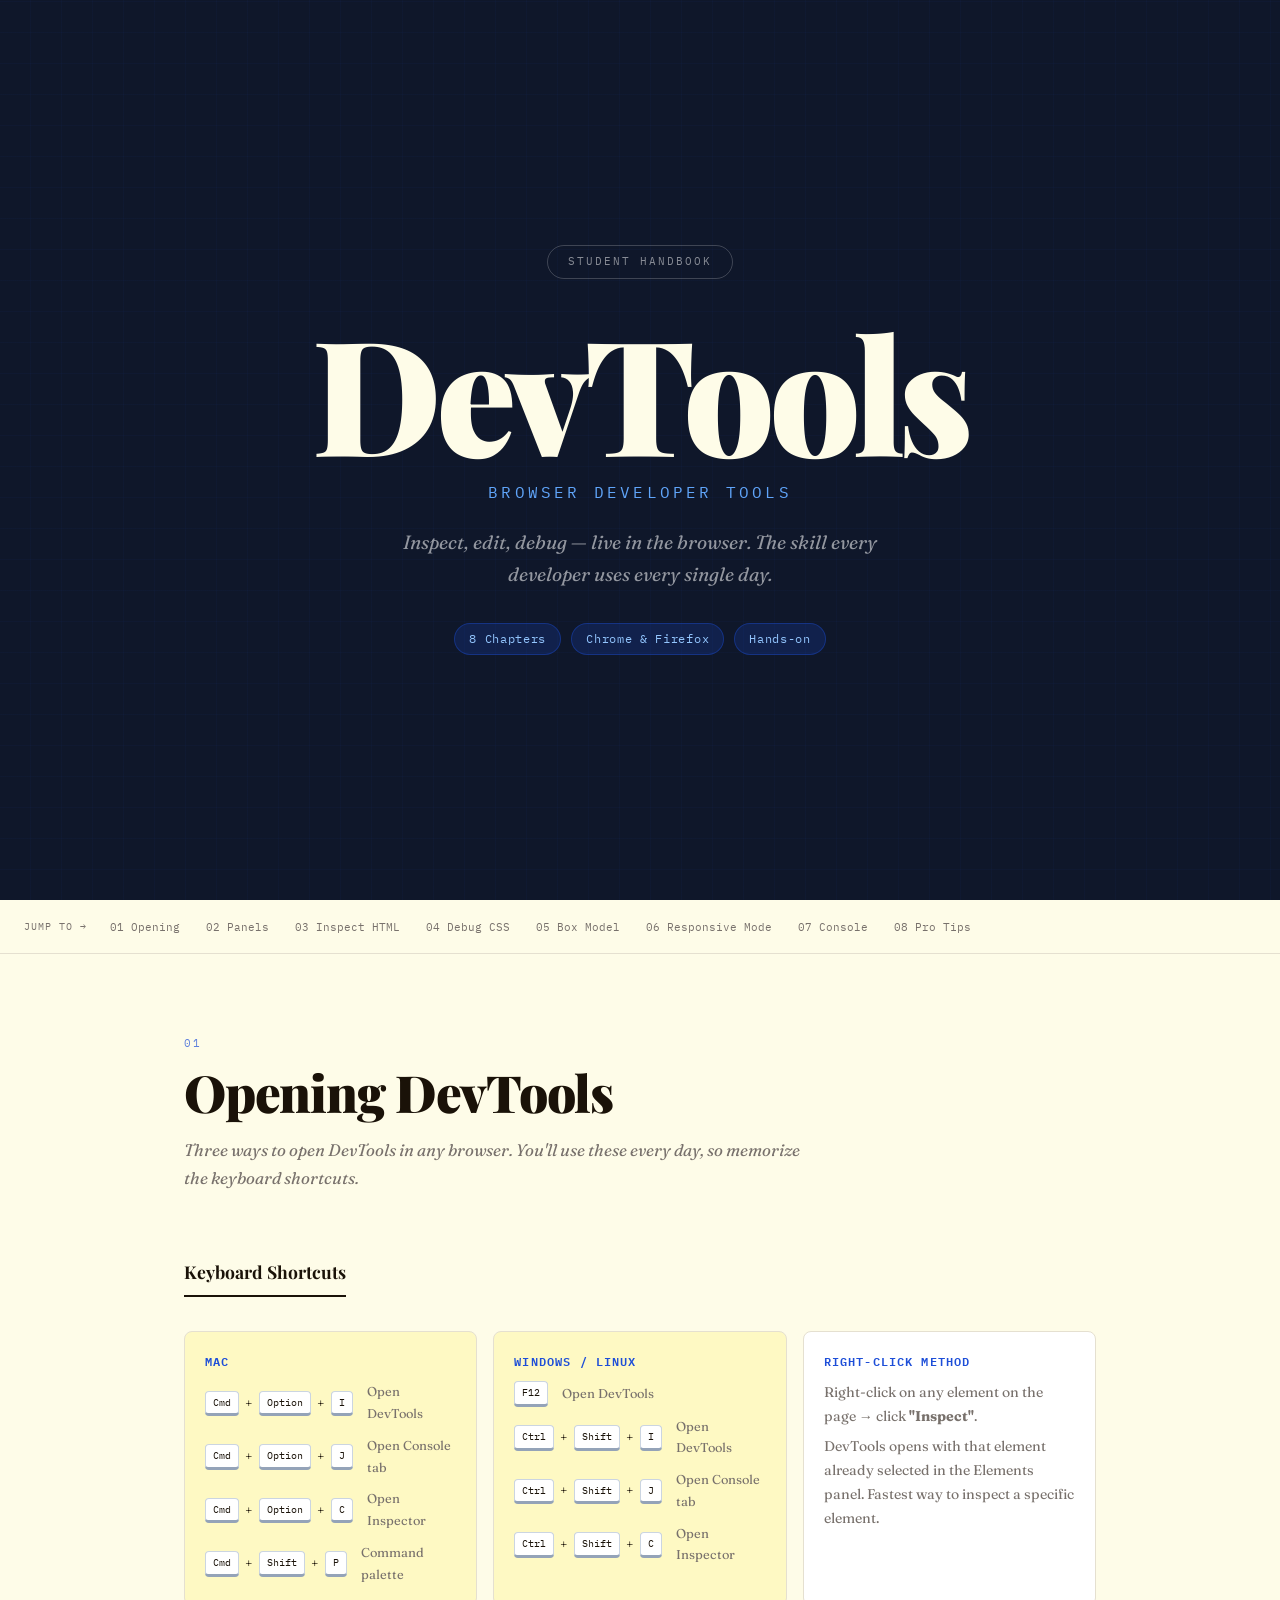
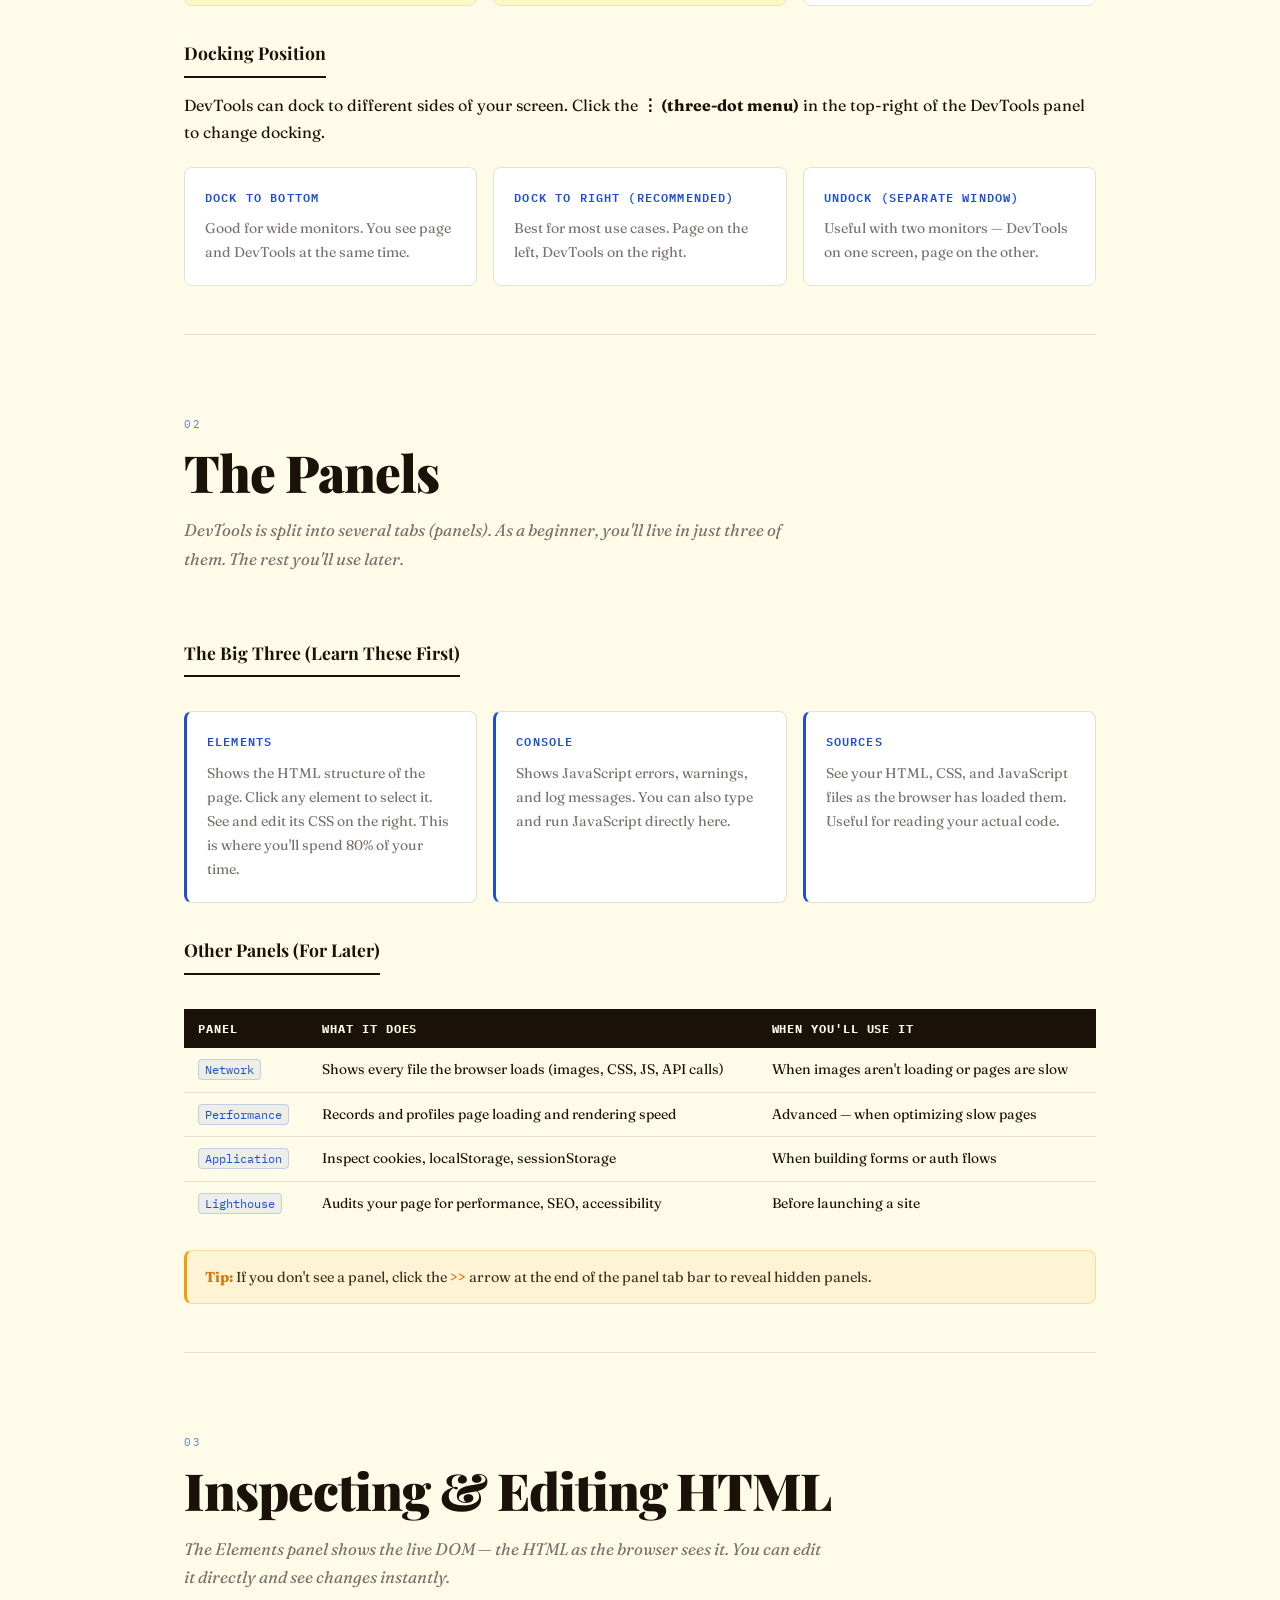
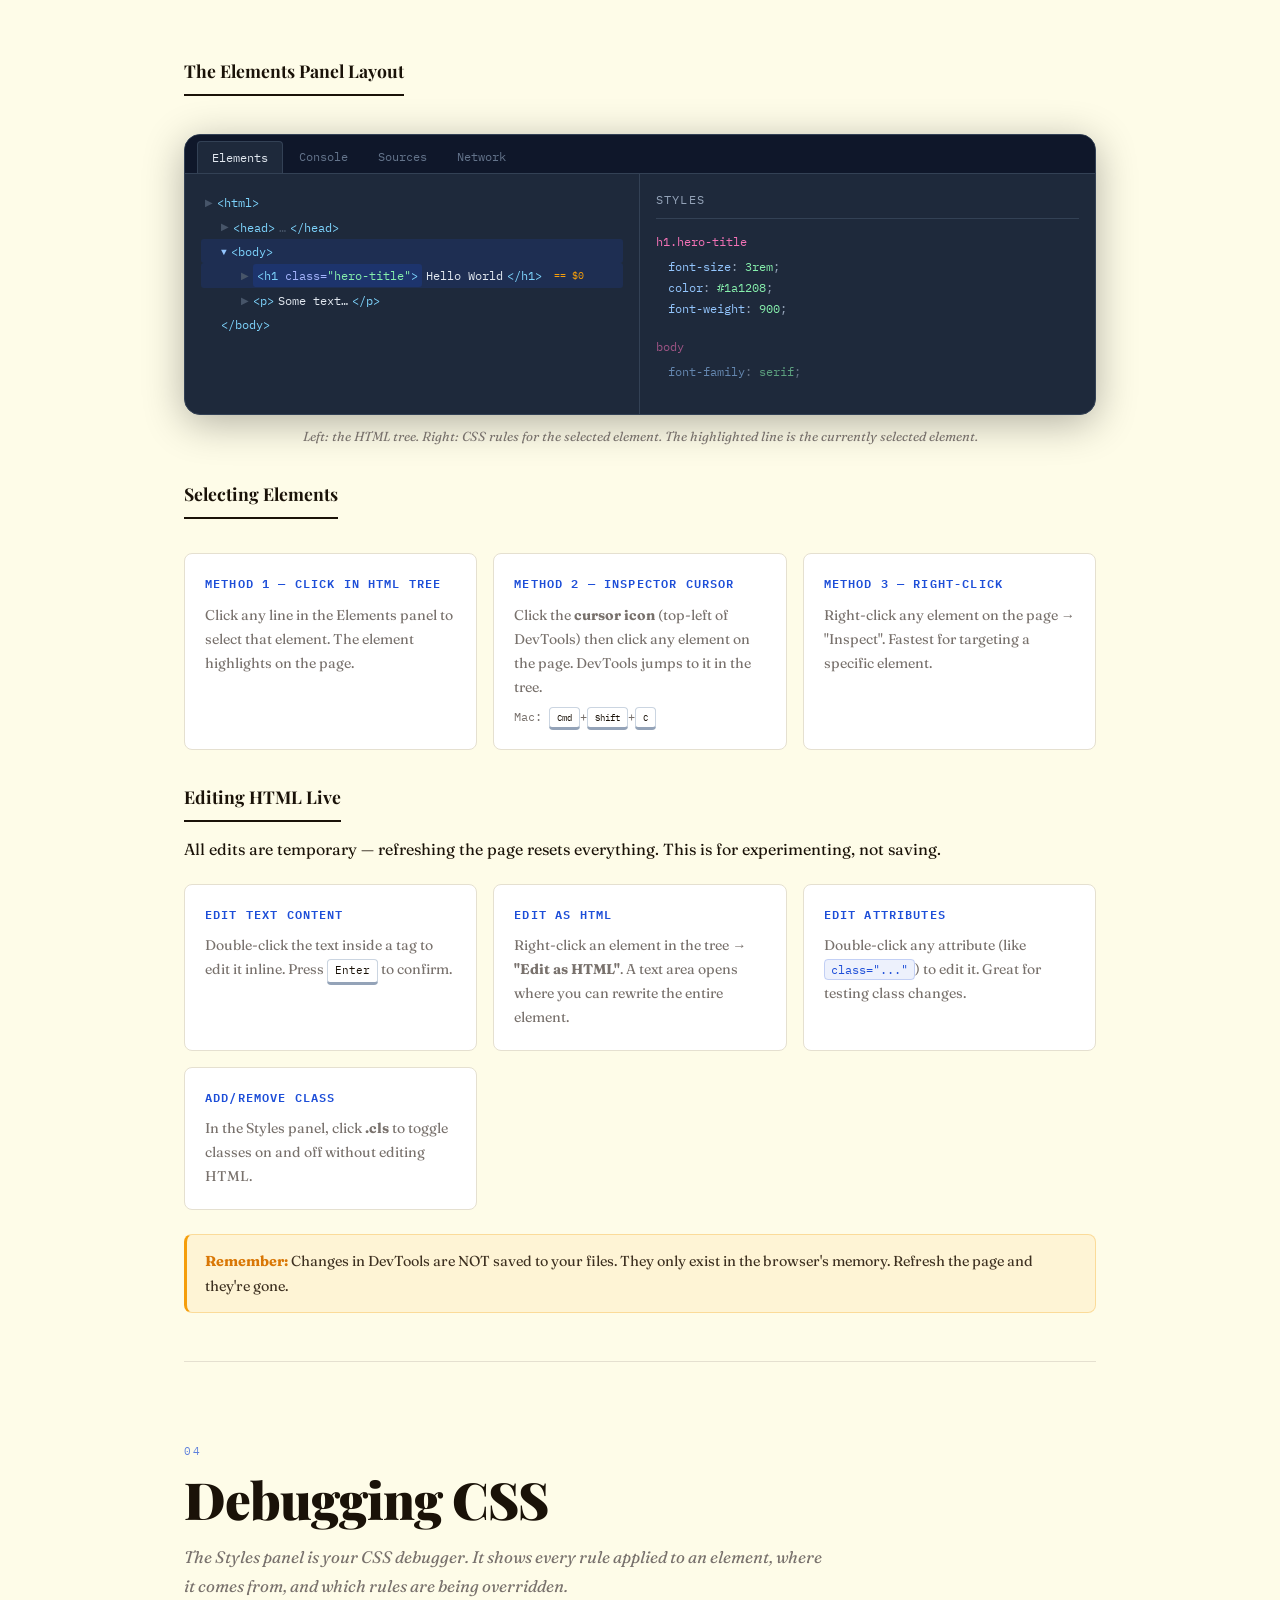
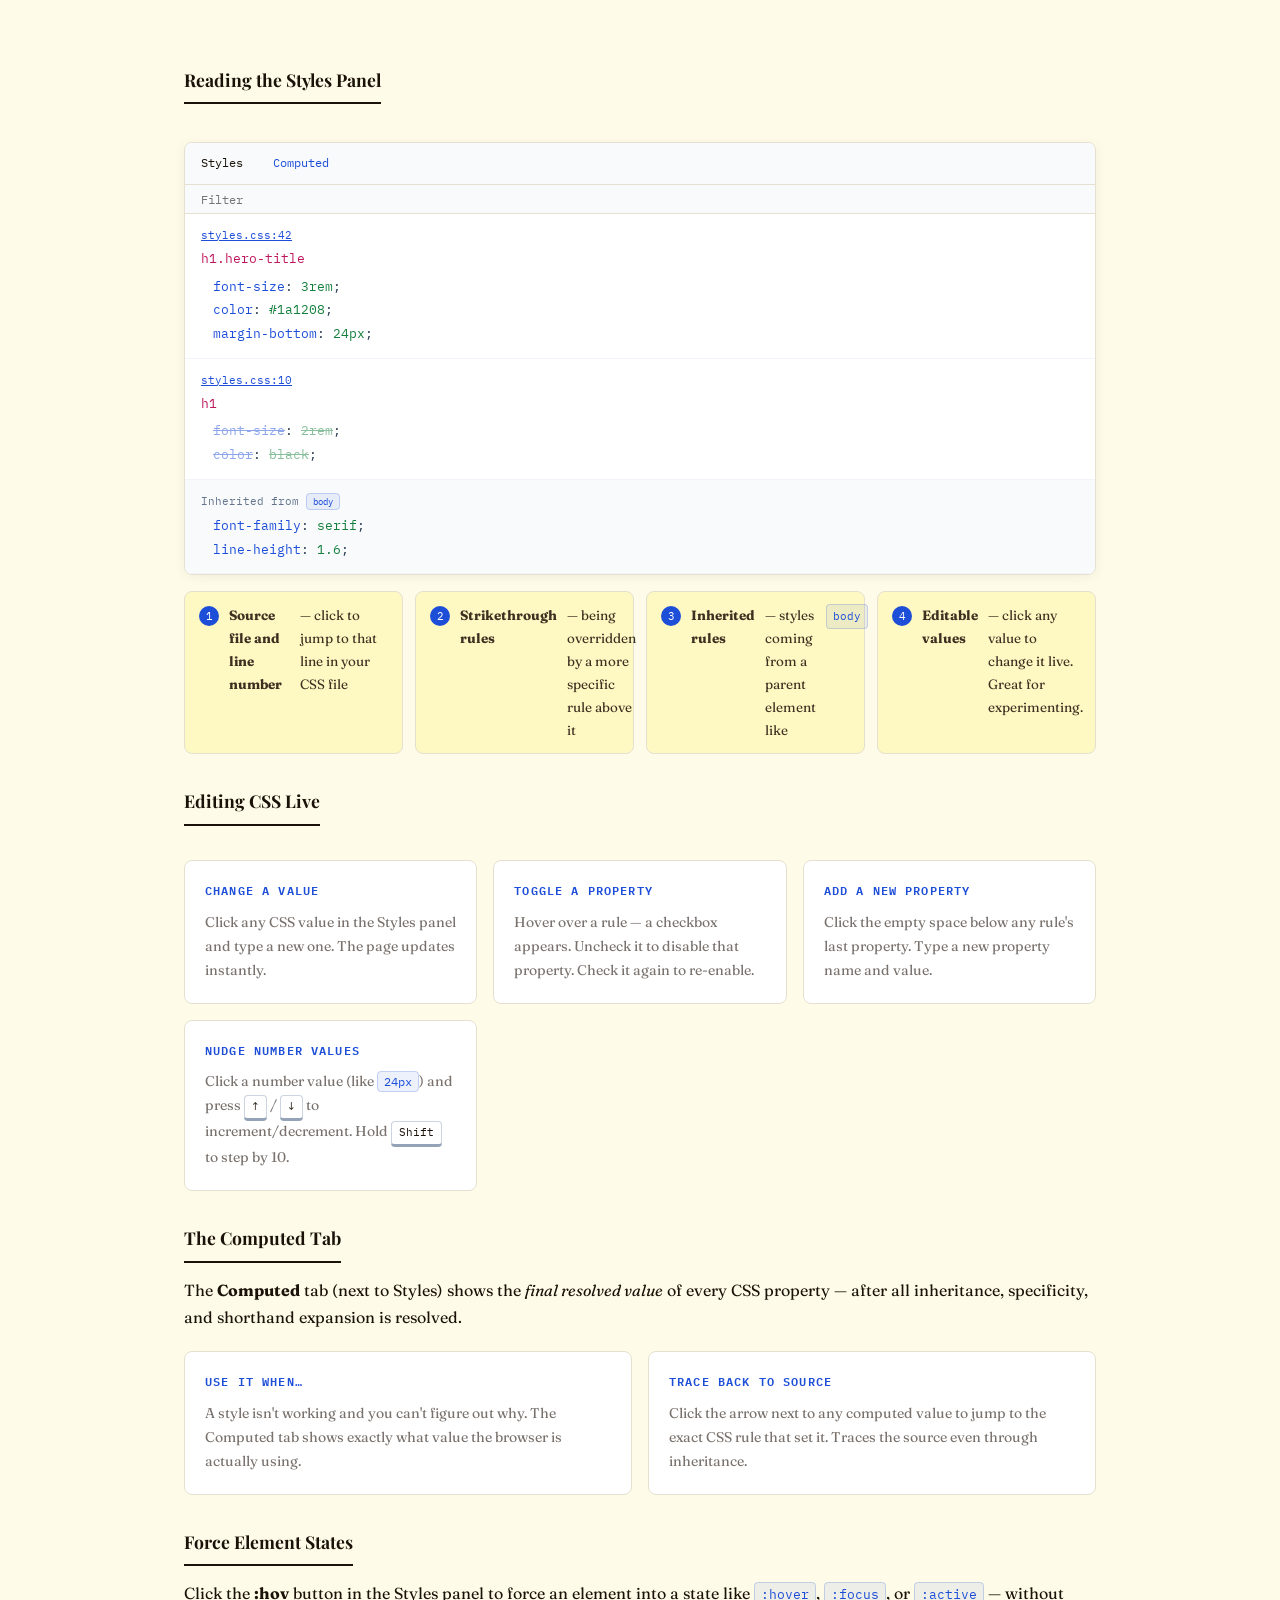
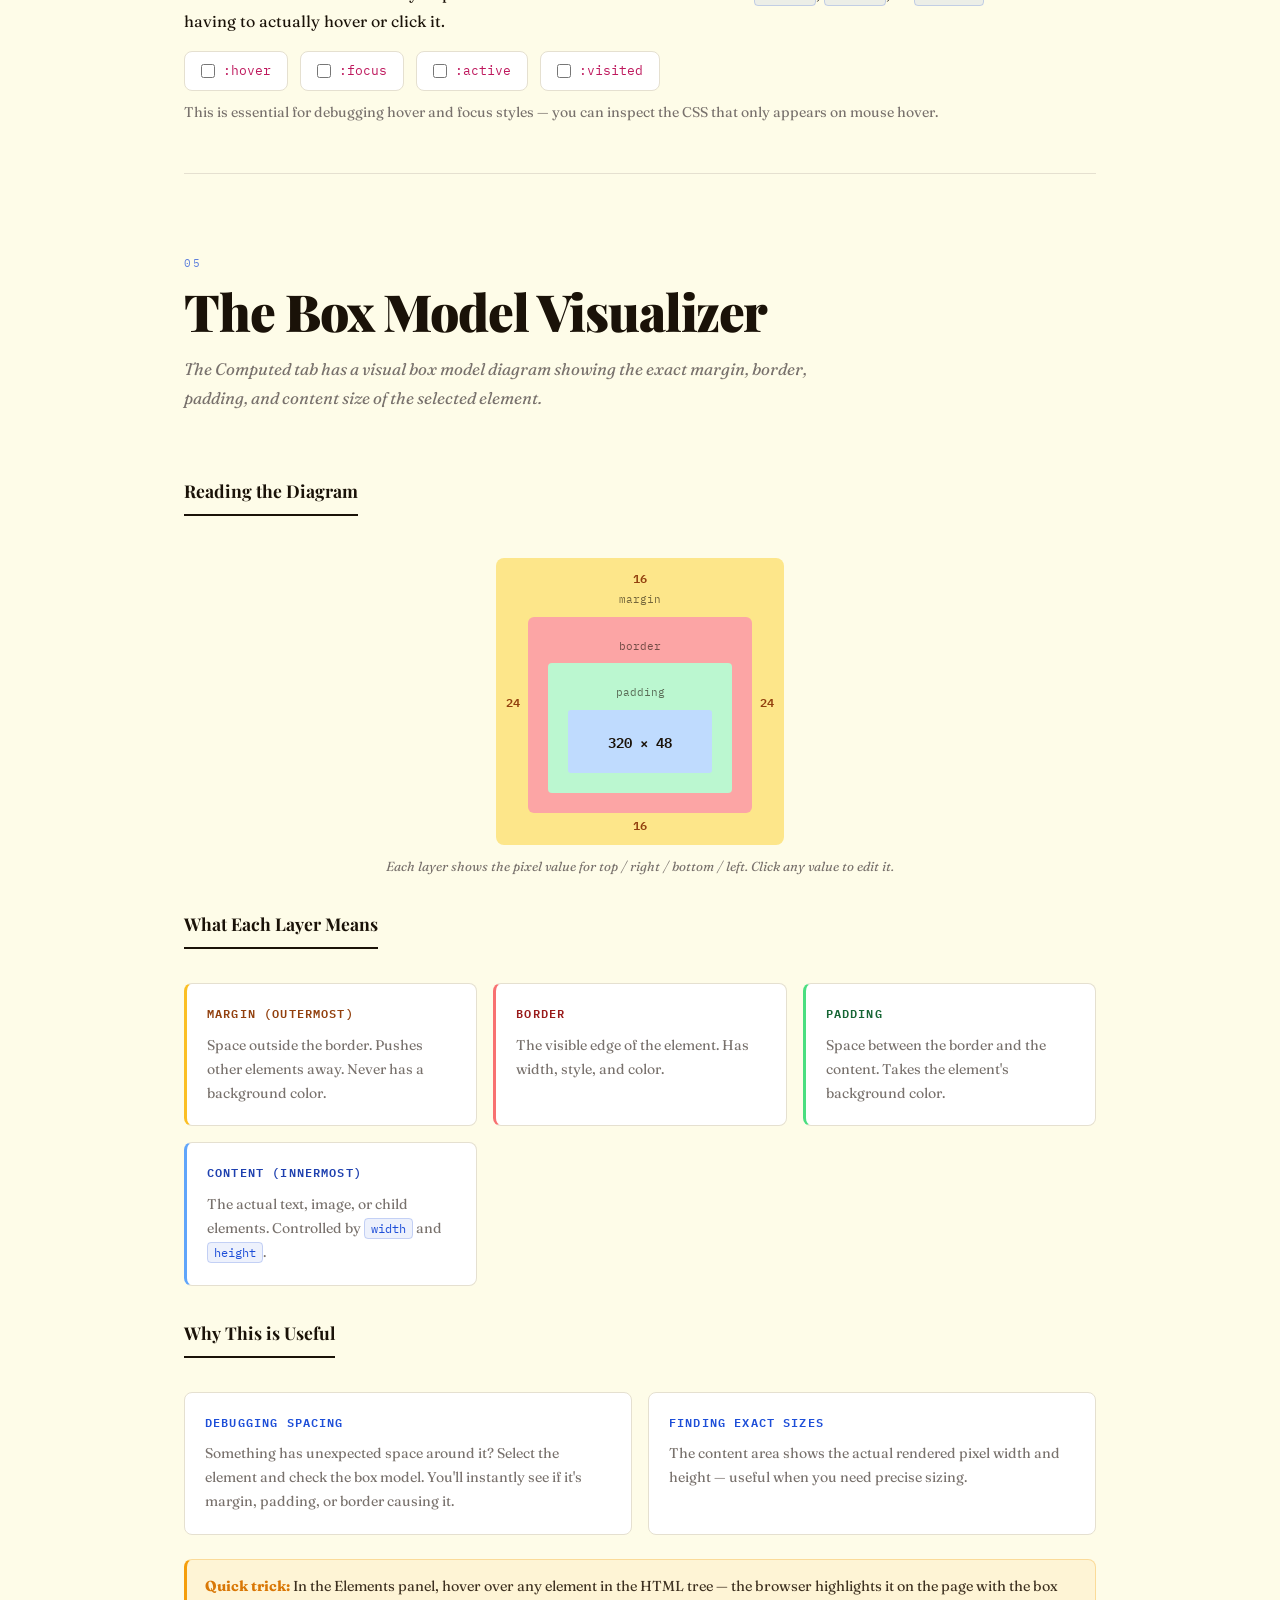
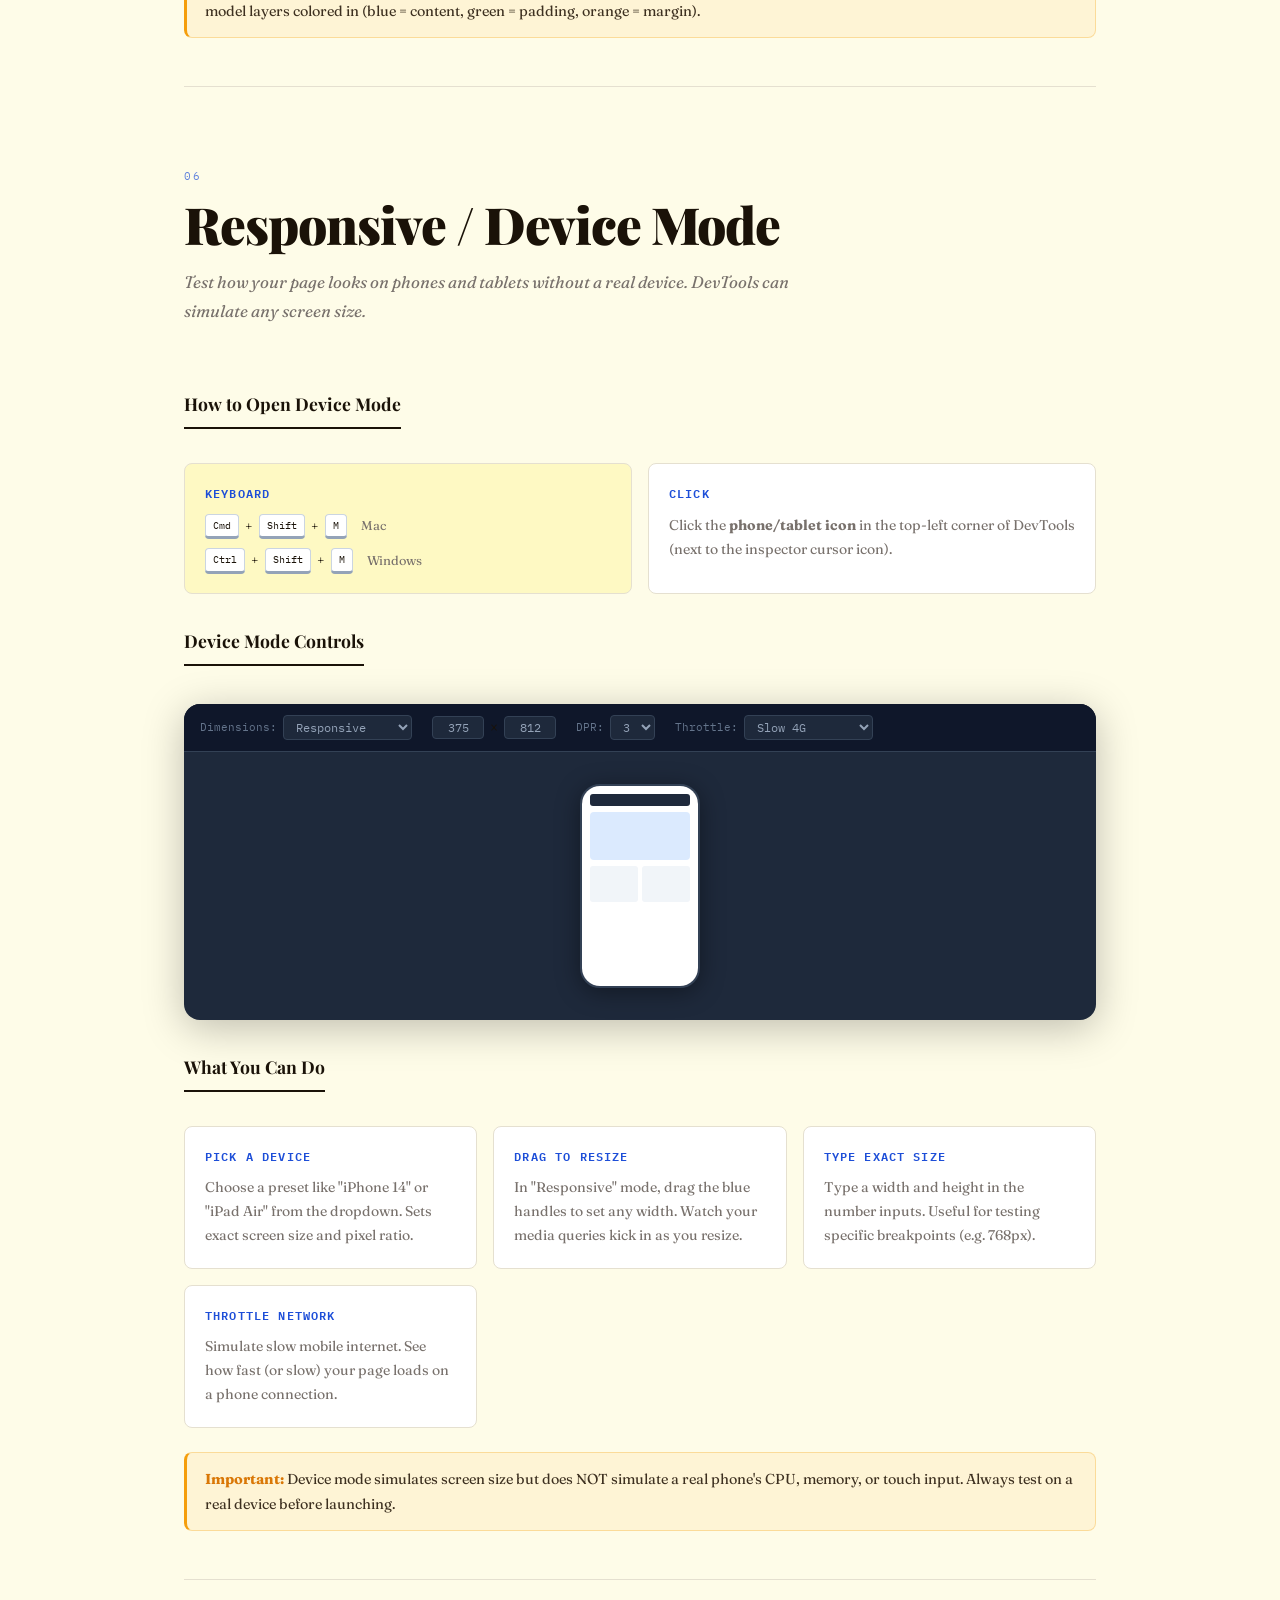
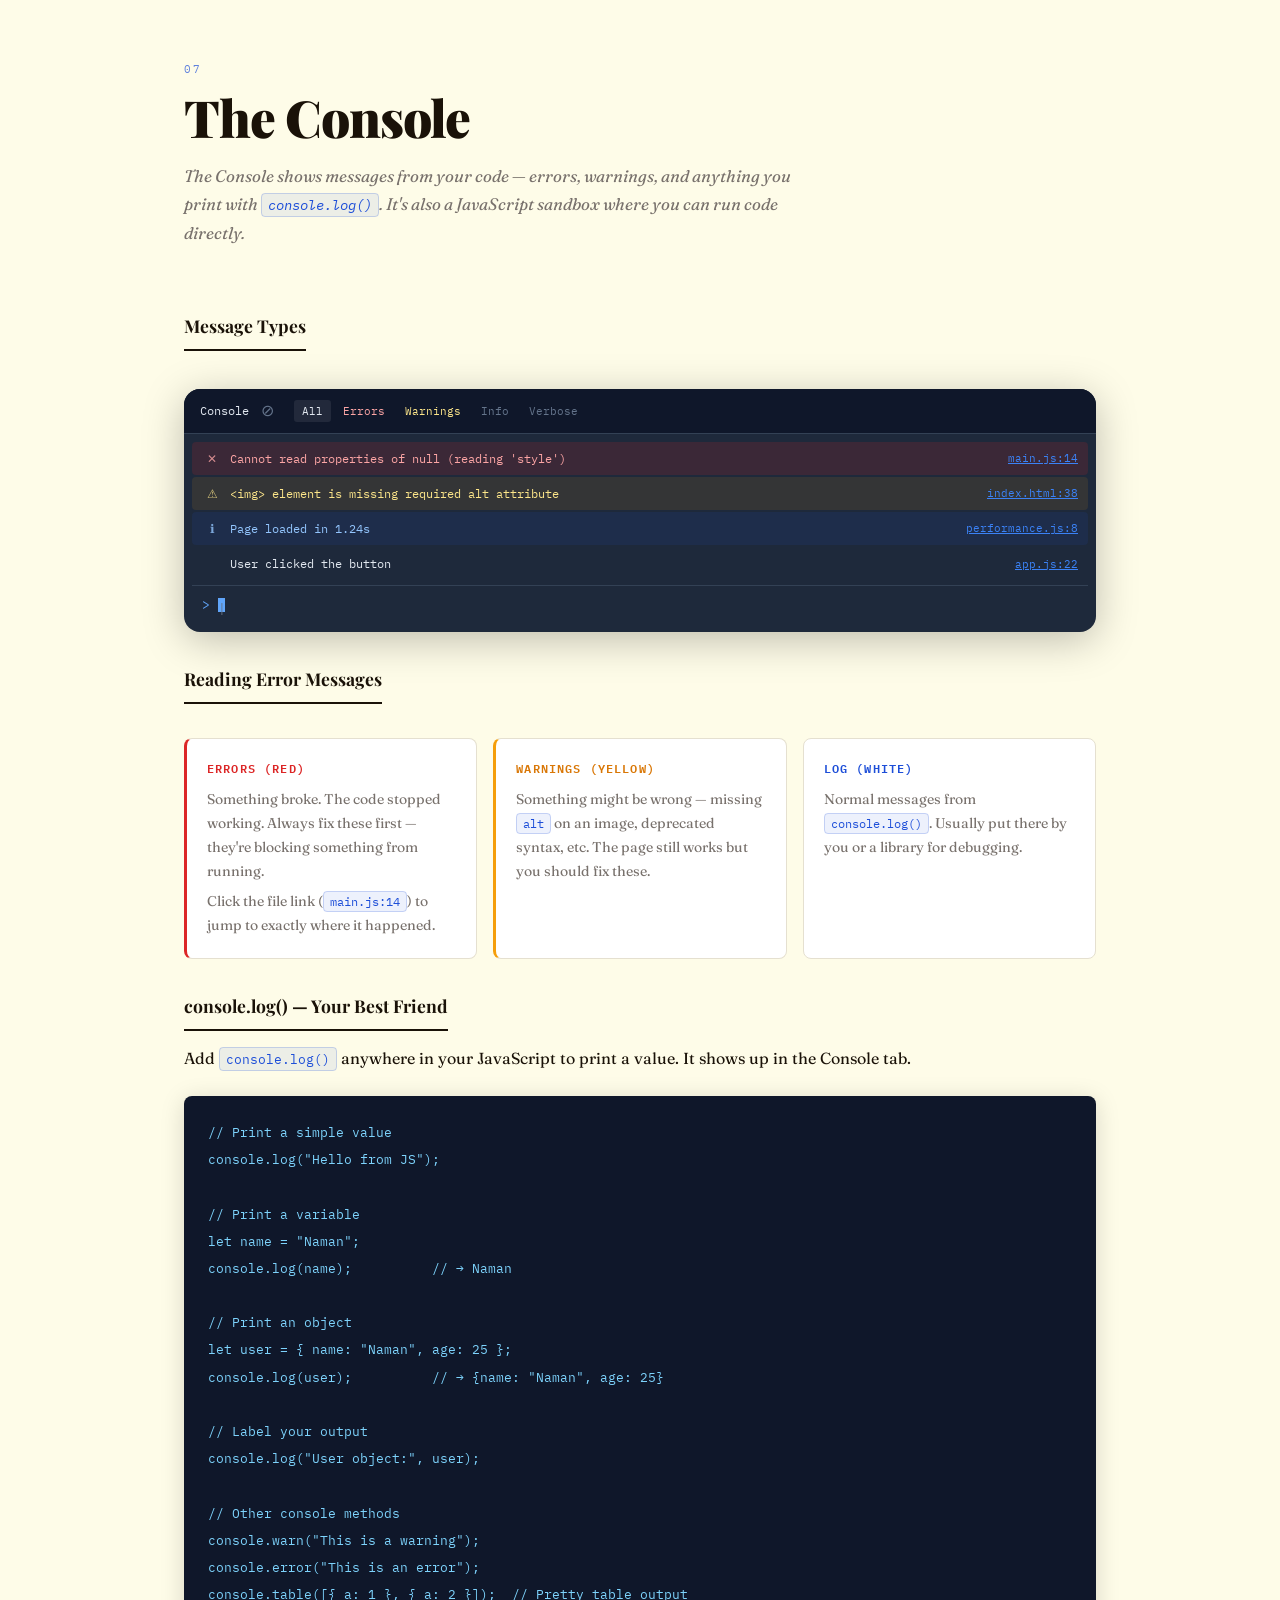
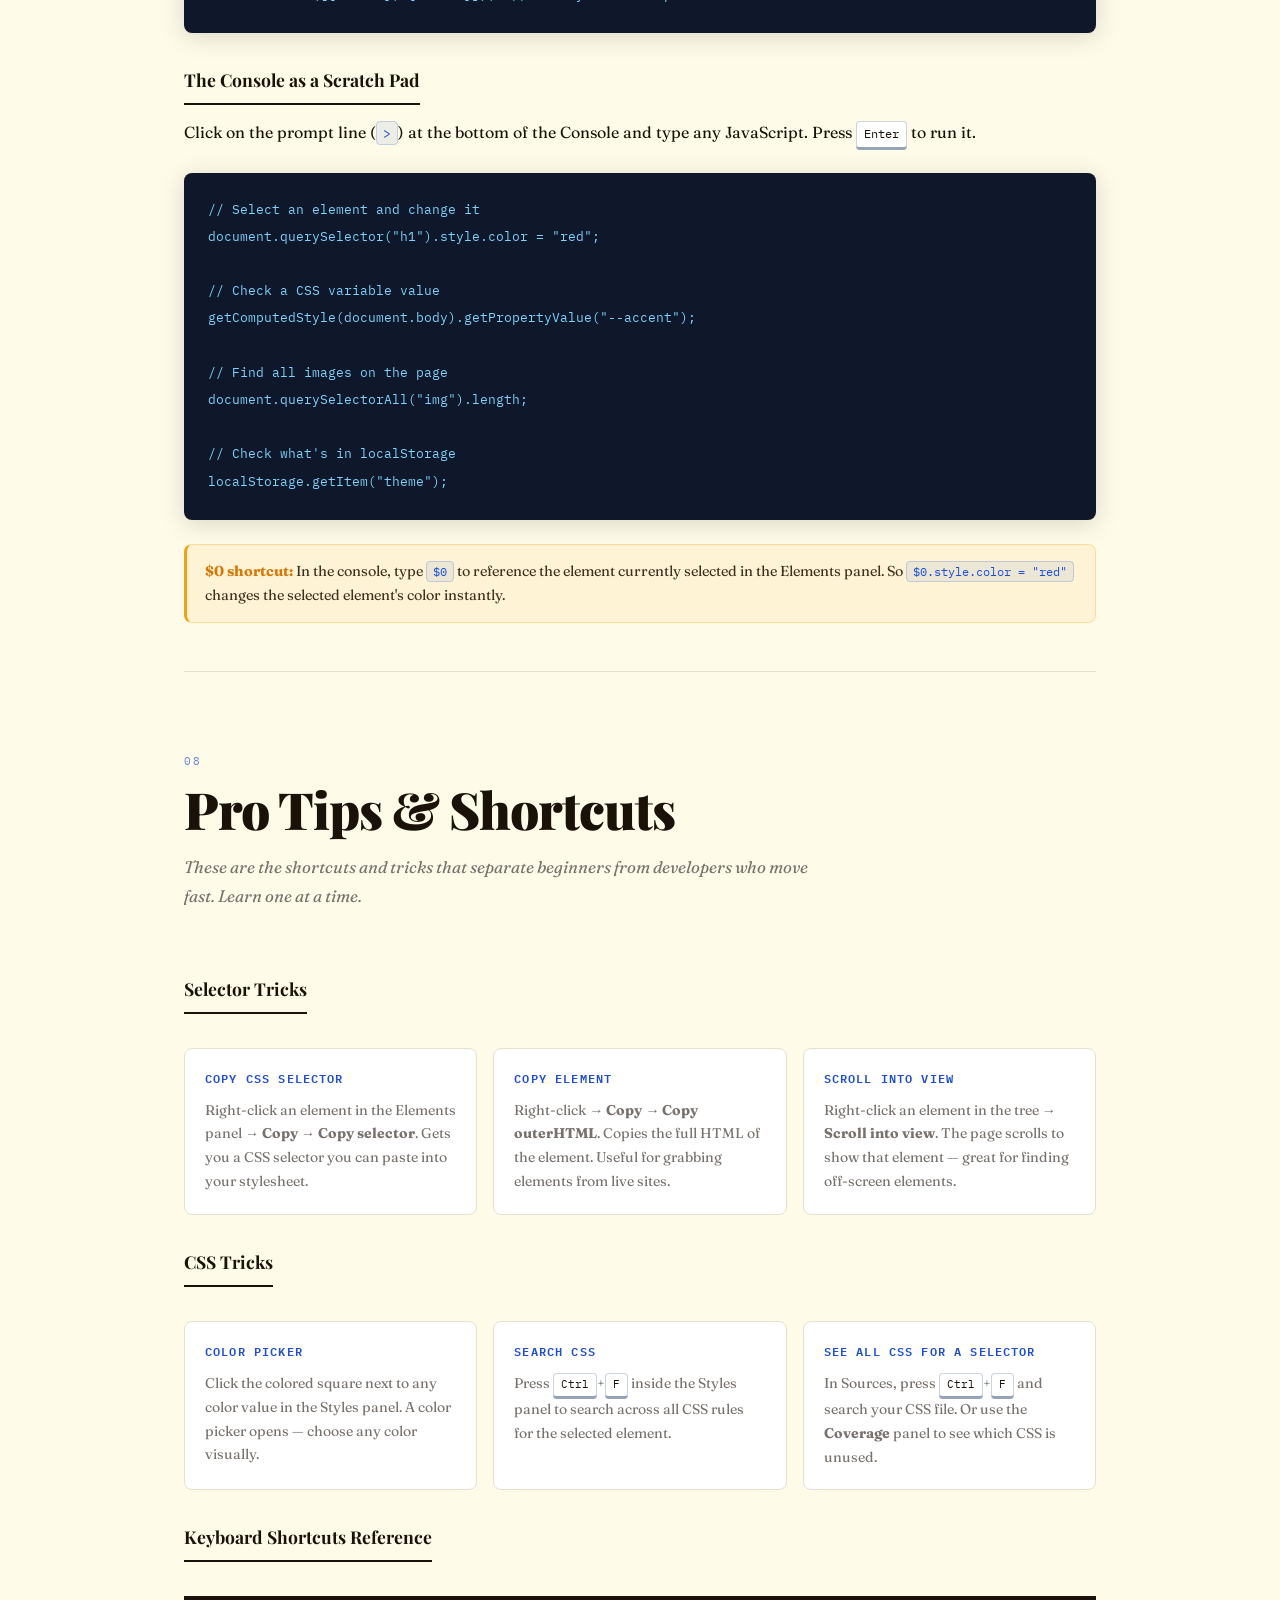
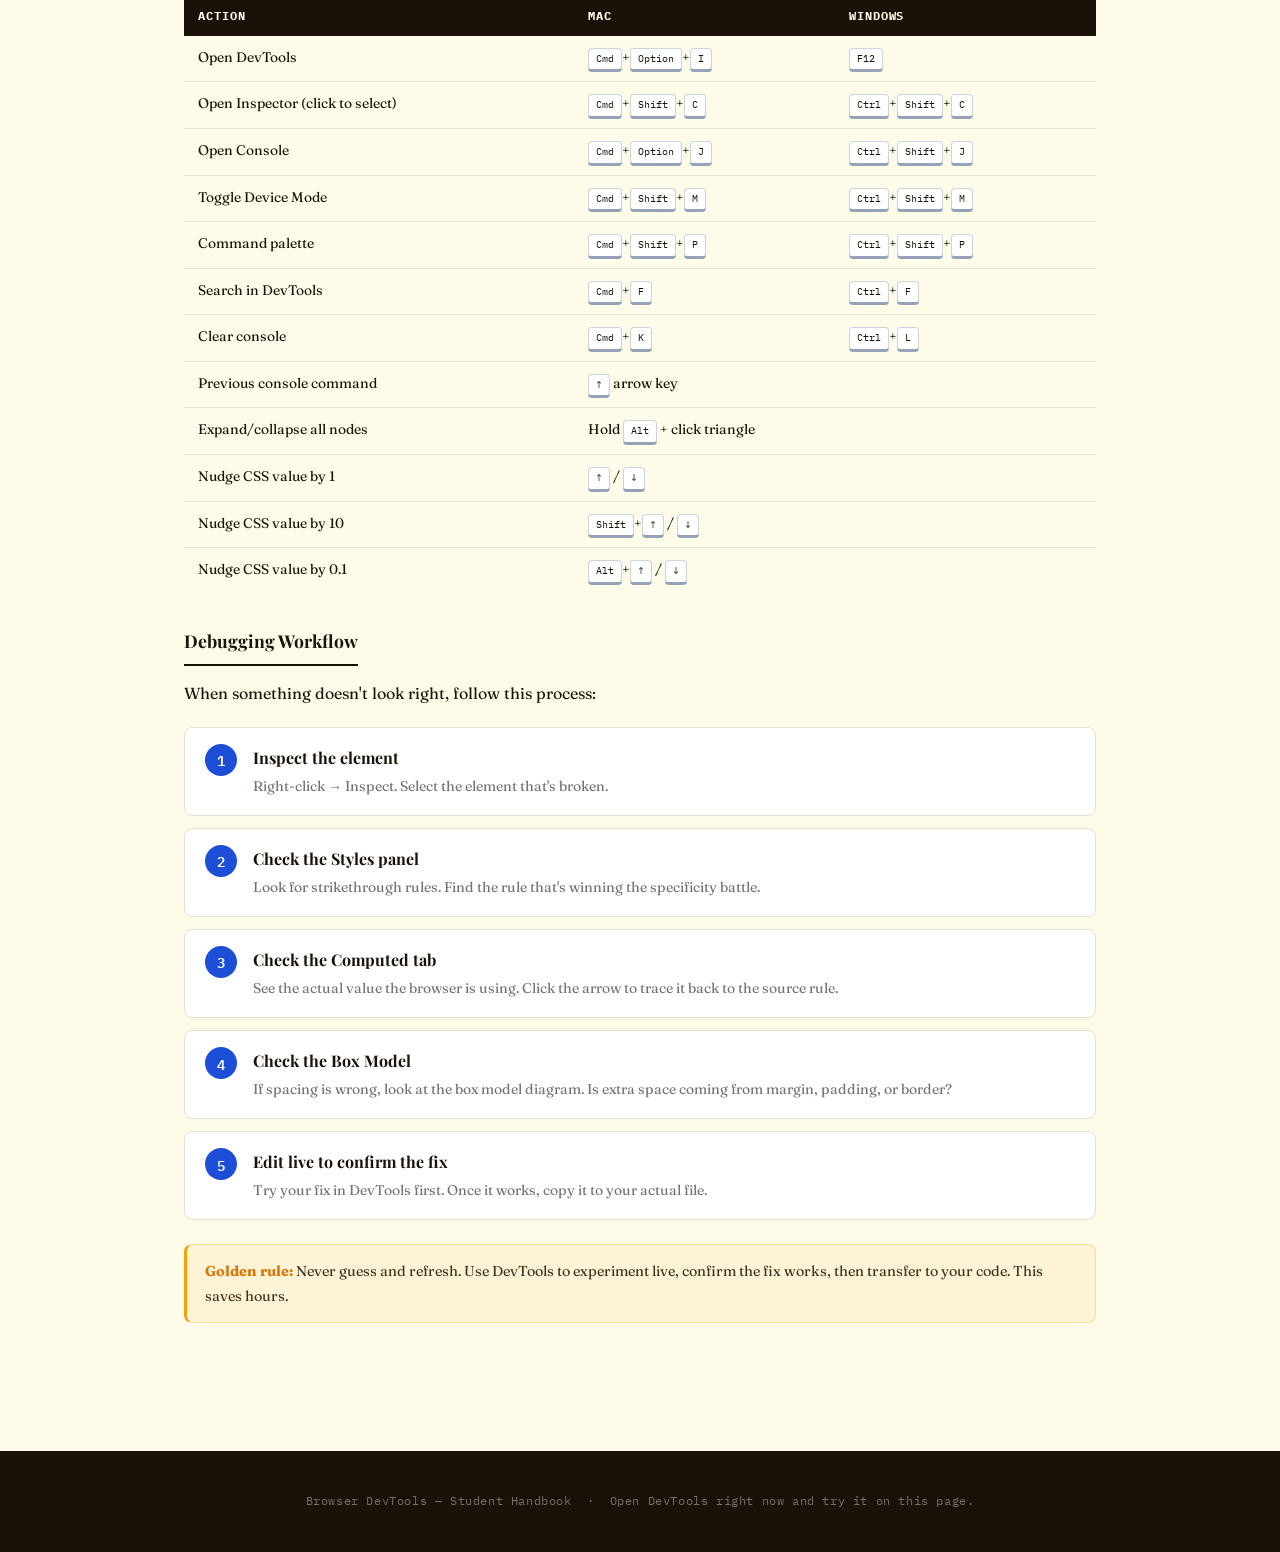
<file: devtools-guide/index.html>
<!DOCTYPE html>
<html lang="en">
<head>
  <meta charset="UTF-8" />
  <meta name="viewport" content="width=device-width, initial-scale=1.0" />
  <meta name="description" content="Browser DevTools guide for students — inspect HTML, debug CSS, use the console, and more." />
  <title>Browser DevTools — The Student Handbook</title>
  <link rel="preconnect" href="https://fonts.googleapis.com" />
  <link rel="preconnect" href="https://fonts.gstatic.com" crossorigin />
  <link href="https://fonts.googleapis.com/css2?family=Playfair+Display:ital,wght@0,700;0,900;1,700&family=IBM+Plex+Mono:ital,wght@0,400;0,600;1,400&family=Fraunces:ital,wght@0,300;0,400;0,600;1,300&display=swap" rel="stylesheet" />
  <link rel="stylesheet" href="styles.css" />
</head>
<body>

  <!-- HEADER -->
  <header class="site-header">
    <div class="header-badge">Student Handbook</div>
    <h1 class="hero-title">DevTools</h1>
    <p class="hero-sub">Browser Developer Tools</p>
    <p class="hero-desc">Inspect, edit, debug — live in the browser. The skill every developer uses every single day.</p>
    <div class="hero-pills">
      <span class="pill">8 Chapters</span>
      <span class="pill">Chrome &amp; Firefox</span>
      <span class="pill">Hands-on</span>
    </div>
  </header>

  <!-- NAV -->
  <nav class="toc" aria-label="Table of Contents">
    <span class="toc-label">Jump to →</span>
    <ul class="toc-list">
      <li><a href="#opening">01 Opening</a></li>
      <li><a href="#panels">02 Panels</a></li>
      <li><a href="#inspect-html">03 Inspect HTML</a></li>
      <li><a href="#debug-css">04 Debug CSS</a></li>
      <li><a href="#box-model">05 Box Model</a></li>
      <li><a href="#responsive">06 Responsive Mode</a></li>
      <li><a href="#console">07 Console</a></li>
      <li><a href="#tips">08 Pro Tips</a></li>
    </ul>
  </nav>

  <main class="main-content">

    <!-- ══════════════════════════════
         01 · OPENING DEVTOOLS
    ══════════════════════════════ -->
    <section id="opening" class="chapter">
      <div class="ch-num">01</div>
      <h2 class="ch-title">Opening DevTools</h2>
      <p class="ch-intro">Three ways to open DevTools in any browser. You'll use these every day, so memorize the keyboard shortcuts.</p>

      <h3 class="sub-heading">Keyboard Shortcuts</h3>
      <div class="card-row">
        <div class="card accent-card">
          <div class="card-tag">Mac</div>
          <div class="shortcut-block">
            <div class="shortcut-row"><kbd>Cmd</kbd> + <kbd>Option</kbd> + <kbd>I</kbd> <span>Open DevTools</span></div>
            <div class="shortcut-row"><kbd>Cmd</kbd> + <kbd>Option</kbd> + <kbd>J</kbd> <span>Open Console tab</span></div>
            <div class="shortcut-row"><kbd>Cmd</kbd> + <kbd>Option</kbd> + <kbd>C</kbd> <span>Open Inspector</span></div>
            <div class="shortcut-row"><kbd>Cmd</kbd> + <kbd>Shift</kbd> + <kbd>P</kbd> <span>Command palette</span></div>
          </div>
        </div>
        <div class="card accent-card">
          <div class="card-tag">Windows / Linux</div>
          <div class="shortcut-block">
            <div class="shortcut-row"><kbd>F12</kbd> <span>Open DevTools</span></div>
            <div class="shortcut-row"><kbd>Ctrl</kbd> + <kbd>Shift</kbd> + <kbd>I</kbd> <span>Open DevTools</span></div>
            <div class="shortcut-row"><kbd>Ctrl</kbd> + <kbd>Shift</kbd> + <kbd>J</kbd> <span>Open Console tab</span></div>
            <div class="shortcut-row"><kbd>Ctrl</kbd> + <kbd>Shift</kbd> + <kbd>C</kbd> <span>Open Inspector</span></div>
          </div>
        </div>
        <div class="card">
          <div class="card-tag">Right-click Method</div>
          <p>Right-click on any element on the page → click <strong>"Inspect"</strong>.</p>
          <p>DevTools opens with that element already selected in the Elements panel. Fastest way to inspect a specific element.</p>
        </div>
      </div>

      <h3 class="sub-heading">Docking Position</h3>
      <p>DevTools can dock to different sides of your screen. Click the <strong>⋮ (three-dot menu)</strong> in the top-right of the DevTools panel to change docking.</p>
      <div class="card-row">
        <div class="card">
          <div class="card-tag">Dock to Bottom</div>
          <p>Good for wide monitors. You see page and DevTools at the same time.</p>
        </div>
        <div class="card">
          <div class="card-tag">Dock to Right (Recommended)</div>
          <p>Best for most use cases. Page on the left, DevTools on the right.</p>
        </div>
        <div class="card">
          <div class="card-tag">Undock (Separate Window)</div>
          <p>Useful with two monitors — DevTools on one screen, page on the other.</p>
        </div>
      </div>
    </section>

    <!-- ══════════════════════════════
         02 · PANELS OVERVIEW
    ══════════════════════════════ -->
    <section id="panels" class="chapter">
      <div class="ch-num">02</div>
      <h2 class="ch-title">The Panels</h2>
      <p class="ch-intro">DevTools is split into several tabs (panels). As a beginner, you'll live in just three of them. The rest you'll use later.</p>

      <h3 class="sub-heading">The Big Three (Learn These First)</h3>
      <div class="card-row">
        <div class="card highlight-card">
          <div class="card-tag">Elements</div>
          <p>Shows the HTML structure of the page. Click any element to select it. See and edit its CSS on the right. This is where you'll spend 80% of your time.</p>
        </div>
        <div class="card highlight-card">
          <div class="card-tag">Console</div>
          <p>Shows JavaScript errors, warnings, and log messages. You can also type and run JavaScript directly here.</p>
        </div>
        <div class="card highlight-card">
          <div class="card-tag">Sources</div>
          <p>See your HTML, CSS, and JavaScript files as the browser has loaded them. Useful for reading your actual code.</p>
        </div>
      </div>

      <h3 class="sub-heading">Other Panels (For Later)</h3>
      <div class="panels-table">
        <table>
          <thead>
            <tr><th>Panel</th><th>What it does</th><th>When you'll use it</th></tr>
          </thead>
          <tbody>
            <tr><td><code>Network</code></td><td>Shows every file the browser loads (images, CSS, JS, API calls)</td><td>When images aren't loading or pages are slow</td></tr>
            <tr><td><code>Performance</code></td><td>Records and profiles page loading and rendering speed</td><td>Advanced — when optimizing slow pages</td></tr>
            <tr><td><code>Application</code></td><td>Inspect cookies, localStorage, sessionStorage</td><td>When building forms or auth flows</td></tr>
            <tr><td><code>Lighthouse</code></td><td>Audits your page for performance, SEO, accessibility</td><td>Before launching a site</td></tr>
          </tbody>
        </table>
      </div>

      <div class="tip-box">
        <strong>Tip:</strong> If you don't see a panel, click the <strong>&gt;&gt;</strong> arrow at the end of the panel tab bar to reveal hidden panels.
      </div>
    </section>

    <!-- ══════════════════════════════
         03 · INSPECT HTML
    ══════════════════════════════ -->
    <section id="inspect-html" class="chapter">
      <div class="ch-num">03</div>
      <h2 class="ch-title">Inspecting &amp; Editing HTML</h2>
      <p class="ch-intro">The Elements panel shows the live DOM — the HTML as the browser sees it. You can edit it directly and see changes instantly.</p>

      <h3 class="sub-heading">The Elements Panel Layout</h3>
      <div class="devtools-mockup">
        <div class="dt-toolbar">
          <span class="dt-tab active">Elements</span>
          <span class="dt-tab">Console</span>
          <span class="dt-tab">Sources</span>
          <span class="dt-tab">Network</span>
        </div>
        <div class="dt-body">
          <div class="dt-html-panel">
            <div class="dt-html-line">
              <span class="dt-arrow">▶</span>
              <span class="dt-tag">&lt;html&gt;</span>
            </div>
            <div class="dt-html-line indent-1">
              <span class="dt-arrow">▶</span>
              <span class="dt-tag">&lt;head&gt;</span>
              <span class="dt-comment">…</span>
              <span class="dt-tag">&lt;/head&gt;</span>
            </div>
            <div class="dt-html-line indent-1 selected-line">
              <span class="dt-arrow selected-arrow">▼</span>
              <span class="dt-tag">&lt;body&gt;</span>
            </div>
            <div class="dt-html-line indent-2 selected-line">
              <span class="dt-arrow">▶</span>
              <span class="dt-tag selected-tag">&lt;h1 <span class="dt-attr">class=</span><span class="dt-str">"hero-title"</span>&gt;</span>
              <span class="dt-text">Hello World</span>
              <span class="dt-tag">&lt;/h1&gt;</span>
              <span class="dt-badge">== $0</span>
            </div>
            <div class="dt-html-line indent-2">
              <span class="dt-arrow">▶</span>
              <span class="dt-tag">&lt;p&gt;</span>
              <span class="dt-text">Some text…</span>
              <span class="dt-tag">&lt;/p&gt;</span>
            </div>
            <div class="dt-html-line indent-1">
              <span class="dt-tag">&lt;/body&gt;</span>
            </div>
          </div>
          <div class="dt-css-panel">
            <div class="dt-css-header">Styles</div>
            <div class="dt-css-rule">
              <div class="dt-css-selector">h1.hero-title</div>
              <div class="dt-css-prop"><span class="dt-prop-name">font-size</span>: <span class="dt-prop-val">3rem</span>;</div>
              <div class="dt-css-prop"><span class="dt-prop-name">color</span>: <span class="dt-prop-val">#1a1208</span>;</div>
              <div class="dt-css-prop"><span class="dt-prop-name">font-weight</span>: <span class="dt-prop-val">900</span>;</div>
            </div>
            <div class="dt-css-rule inherited">
              <div class="dt-css-selector">body</div>
              <div class="dt-css-prop"><span class="dt-prop-name">font-family</span>: <span class="dt-prop-val">serif</span>;</div>
            </div>
          </div>
        </div>
      </div>
      <p class="diagram-caption">Left: the HTML tree. Right: CSS rules for the selected element. The highlighted line is the currently selected element.</p>

      <h3 class="sub-heading">Selecting Elements</h3>
      <div class="card-row">
        <div class="card">
          <div class="card-tag">Method 1 — Click in HTML tree</div>
          <p>Click any line in the Elements panel to select that element. The element highlights on the page.</p>
        </div>
        <div class="card">
          <div class="card-tag">Method 2 — Inspector Cursor</div>
          <p>Click the <strong>cursor icon</strong> (top-left of DevTools) then click any element on the page. DevTools jumps to it in the tree.</p>
          <p style="margin-top:6px;font-family:var(--font-mono);font-size:0.78rem;">Mac: <kbd>Cmd</kbd>+<kbd>Shift</kbd>+<kbd>C</kbd></p>
        </div>
        <div class="card">
          <div class="card-tag">Method 3 — Right-click</div>
          <p>Right-click any element on the page → "Inspect". Fastest for targeting a specific element.</p>
        </div>
      </div>

      <h3 class="sub-heading">Editing HTML Live</h3>
      <p>All edits are temporary — refreshing the page resets everything. This is for experimenting, not saving.</p>
      <div class="card-row">
        <div class="card">
          <div class="card-tag">Edit Text Content</div>
          <p>Double-click the text inside a tag to edit it inline. Press <kbd>Enter</kbd> to confirm.</p>
        </div>
        <div class="card">
          <div class="card-tag">Edit as HTML</div>
          <p>Right-click an element in the tree → <strong>"Edit as HTML"</strong>. A text area opens where you can rewrite the entire element.</p>
        </div>
        <div class="card">
          <div class="card-tag">Edit Attributes</div>
          <p>Double-click any attribute (like <code>class="..."</code>) to edit it. Great for testing class changes.</p>
        </div>
        <div class="card">
          <div class="card-tag">Add/Remove Class</div>
          <p>In the Styles panel, click <strong>.cls</strong> to toggle classes on and off without editing HTML.</p>
        </div>
      </div>

      <div class="tip-box">
        <strong>Remember:</strong> Changes in DevTools are NOT saved to your files. They only exist in the browser's memory. Refresh the page and they're gone.
      </div>
    </section>

    <!-- ══════════════════════════════
         04 · DEBUG CSS
    ══════════════════════════════ -->
    <section id="debug-css" class="chapter">
      <div class="ch-num">04</div>
      <h2 class="ch-title">Debugging CSS</h2>
      <p class="ch-intro">The Styles panel is your CSS debugger. It shows every rule applied to an element, where it comes from, and which rules are being overridden.</p>

      <h3 class="sub-heading">Reading the Styles Panel</h3>
      <div class="styles-mockup">
        <div class="sm-header">Styles &nbsp; <span class="sm-computed-link">Computed</span></div>
        <div class="sm-filter"><input type="text" placeholder="Filter" /></div>
        <div class="sm-rule">
          <div class="sm-source">styles.css:42</div>
          <div class="sm-selector">h1.hero-title</div>
          <div class="sm-prop"><span class="sm-name">font-size</span>: <span class="sm-val editable">3rem</span>;</div>
          <div class="sm-prop"><span class="sm-name">color</span>: <span class="sm-val editable">#1a1208</span>;</div>
          <div class="sm-prop"><span class="sm-name">margin-bottom</span>: <span class="sm-val editable">24px</span>;</div>
        </div>
        <div class="sm-rule">
          <div class="sm-source">styles.css:10</div>
          <div class="sm-selector">h1</div>
          <div class="sm-prop strikethrough"><span class="sm-name">font-size</span>: <span class="sm-val">2rem</span>;</div>
          <div class="sm-prop strikethrough"><span class="sm-name">color</span>: <span class="sm-val">black</span>;</div>
        </div>
        <div class="sm-rule inherited-rule">
          <div class="sm-source">Inherited from <code>body</code></div>
          <div class="sm-prop"><span class="sm-name">font-family</span>: <span class="sm-val">serif</span>;</div>
          <div class="sm-prop"><span class="sm-name">line-height</span>: <span class="sm-val">1.6</span>;</div>
        </div>
      </div>

      <div class="annotation-row">
        <div class="annotation"><span class="ann-num">1</span> <strong>Source file and line number</strong> — click to jump to that line in your CSS file</div>
        <div class="annotation"><span class="ann-num">2</span> <strong>Strikethrough rules</strong> — being overridden by a more specific rule above it</div>
        <div class="annotation"><span class="ann-num">3</span> <strong>Inherited rules</strong> — styles coming from a parent element like <code>body</code></div>
        <div class="annotation"><span class="ann-num">4</span> <strong>Editable values</strong> — click any value to change it live. Great for experimenting.</div>
      </div>

      <h3 class="sub-heading">Editing CSS Live</h3>
      <div class="card-row">
        <div class="card">
          <div class="card-tag">Change a value</div>
          <p>Click any CSS value in the Styles panel and type a new one. The page updates instantly.</p>
        </div>
        <div class="card">
          <div class="card-tag">Toggle a property</div>
          <p>Hover over a rule — a checkbox appears. Uncheck it to disable that property. Check it again to re-enable.</p>
        </div>
        <div class="card">
          <div class="card-tag">Add a new property</div>
          <p>Click the empty space below any rule's last property. Type a new property name and value.</p>
        </div>
        <div class="card">
          <div class="card-tag">Nudge number values</div>
          <p>Click a number value (like <code>24px</code>) and press <kbd>↑</kbd> / <kbd>↓</kbd> to increment/decrement. Hold <kbd>Shift</kbd> to step by 10.</p>
        </div>
      </div>

      <h3 class="sub-heading">The Computed Tab</h3>
      <p>The <strong>Computed</strong> tab (next to Styles) shows the <em>final resolved value</em> of every CSS property — after all inheritance, specificity, and shorthand expansion is resolved.</p>
      <div class="card-row">
        <div class="card">
          <div class="card-tag">Use it when…</div>
          <p>A style isn't working and you can't figure out why. The Computed tab shows exactly what value the browser is actually using.</p>
        </div>
        <div class="card">
          <div class="card-tag">Trace back to source</div>
          <p>Click the arrow next to any computed value to jump to the exact CSS rule that set it. Traces the source even through inheritance.</p>
        </div>
      </div>

      <h3 class="sub-heading">Force Element States</h3>
      <p>Click the <strong>:hov</strong> button in the Styles panel to force an element into a state like <code>:hover</code>, <code>:focus</code>, or <code>:active</code> — without having to actually hover or click it.</p>
      <div class="state-demo">
        <div class="state-checkbox"><input type="checkbox" id="hover" /><label for="hover">:hover</label></div>
        <div class="state-checkbox"><input type="checkbox" id="focus" /><label for="focus">:focus</label></div>
        <div class="state-checkbox"><input type="checkbox" id="active" /><label for="active">:active</label></div>
        <div class="state-checkbox"><input type="checkbox" id="visited" /><label for="visited">:visited</label></div>
      </div>
      <p style="font-size:0.88rem;color:var(--muted);margin-top:10px;">This is essential for debugging hover and focus styles — you can inspect the CSS that only appears on mouse hover.</p>
    </section>

    <!-- ══════════════════════════════
         05 · BOX MODEL
    ══════════════════════════════ -->
    <section id="box-model" class="chapter">
      <div class="ch-num">05</div>
      <h2 class="ch-title">The Box Model Visualizer</h2>
      <p class="ch-intro">The Computed tab has a visual box model diagram showing the exact margin, border, padding, and content size of the selected element.</p>

      <h3 class="sub-heading">Reading the Diagram</h3>
      <div class="box-model-diagram">
        <div class="bm-margin">
          <span class="bm-label">margin</span>
          <div class="bm-border">
            <span class="bm-label">border</span>
            <div class="bm-padding">
              <span class="bm-label">padding</span>
              <div class="bm-content">
                <div class="bm-size">320 × 48</div>
              </div>
            </div>
          </div>
          <div class="bm-values">
            <span class="bm-top">16</span>
            <span class="bm-right">24</span>
            <span class="bm-bottom">16</span>
            <span class="bm-left">24</span>
          </div>
        </div>
      </div>
      <p class="diagram-caption">Each layer shows the pixel value for top / right / bottom / left. Click any value to edit it.</p>

      <h3 class="sub-heading">What Each Layer Means</h3>
      <div class="card-row">
        <div class="card bm-margin-card">
          <div class="card-tag">Margin (outermost)</div>
          <p>Space outside the border. Pushes other elements away. Never has a background color.</p>
        </div>
        <div class="card bm-border-card">
          <div class="card-tag">Border</div>
          <p>The visible edge of the element. Has width, style, and color.</p>
        </div>
        <div class="card bm-padding-card">
          <div class="card-tag">Padding</div>
          <p>Space between the border and the content. Takes the element's background color.</p>
        </div>
        <div class="card bm-content-card">
          <div class="card-tag">Content (innermost)</div>
          <p>The actual text, image, or child elements. Controlled by <code>width</code> and <code>height</code>.</p>
        </div>
      </div>

      <h3 class="sub-heading">Why This is Useful</h3>
      <div class="card-row">
        <div class="card">
          <div class="card-tag">Debugging spacing</div>
          <p>Something has unexpected space around it? Select the element and check the box model. You'll instantly see if it's margin, padding, or border causing it.</p>
        </div>
        <div class="card">
          <div class="card-tag">Finding exact sizes</div>
          <p>The content area shows the actual rendered pixel width and height — useful when you need precise sizing.</p>
        </div>
      </div>

      <div class="tip-box">
        <strong>Quick trick:</strong> In the Elements panel, hover over any element in the HTML tree — the browser highlights it on the page with the box model layers colored in (blue = content, green = padding, orange = margin).
      </div>
    </section>

    <!-- ══════════════════════════════
         06 · RESPONSIVE MODE
    ══════════════════════════════ -->
    <section id="responsive" class="chapter">
      <div class="ch-num">06</div>
      <h2 class="ch-title">Responsive / Device Mode</h2>
      <p class="ch-intro">Test how your page looks on phones and tablets without a real device. DevTools can simulate any screen size.</p>

      <h3 class="sub-heading">How to Open Device Mode</h3>
      <div class="card-row">
        <div class="card accent-card">
          <div class="card-tag">Keyboard</div>
          <div class="shortcut-block">
            <div class="shortcut-row"><kbd>Cmd</kbd> + <kbd>Shift</kbd> + <kbd>M</kbd> <span>Mac</span></div>
            <div class="shortcut-row"><kbd>Ctrl</kbd> + <kbd>Shift</kbd> + <kbd>M</kbd> <span>Windows</span></div>
          </div>
        </div>
        <div class="card">
          <div class="card-tag">Click</div>
          <p>Click the <strong>phone/tablet icon</strong> in the top-left corner of DevTools (next to the inspector cursor icon).</p>
        </div>
      </div>

      <h3 class="sub-heading">Device Mode Controls</h3>
      <div class="device-mode-mockup">
        <div class="dm-toolbar">
          <div class="dm-device-select">
            <span class="dm-label">Dimensions:</span>
            <select class="dm-select">
              <option>iPhone 14 Pro</option>
              <option>iPad Air</option>
              <option selected>Responsive</option>
            </select>
          </div>
          <div class="dm-size">
            <input class="dm-input" value="375" /> × <input class="dm-input" value="812" />
          </div>
          <div class="dm-dpr">
            <span class="dm-label">DPR:</span>
            <select class="dm-select"><option selected>3</option></select>
          </div>
          <div class="dm-throttle">
            <span class="dm-label">Throttle:</span>
            <select class="dm-select"><option>No throttling</option><option>Fast 4G</option><option selected>Slow 4G</option></select>
          </div>
        </div>
        <div class="dm-body">
          <div class="dm-phone">
            <div class="dm-screen">
              <div class="dm-page-preview">
                <div class="dp-nav"></div>
                <div class="dp-hero"></div>
                <div class="dp-cards">
                  <div class="dp-card"></div>
                  <div class="dp-card"></div>
                </div>
              </div>
            </div>
          </div>
        </div>
      </div>

      <h3 class="sub-heading">What You Can Do</h3>
      <div class="card-row">
        <div class="card">
          <div class="card-tag">Pick a device</div>
          <p>Choose a preset like "iPhone 14" or "iPad Air" from the dropdown. Sets exact screen size and pixel ratio.</p>
        </div>
        <div class="card">
          <div class="card-tag">Drag to resize</div>
          <p>In "Responsive" mode, drag the blue handles to set any width. Watch your media queries kick in as you resize.</p>
        </div>
        <div class="card">
          <div class="card-tag">Type exact size</div>
          <p>Type a width and height in the number inputs. Useful for testing specific breakpoints (e.g. 768px).</p>
        </div>
        <div class="card">
          <div class="card-tag">Throttle network</div>
          <p>Simulate slow mobile internet. See how fast (or slow) your page loads on a phone connection.</p>
        </div>
      </div>

      <div class="tip-box">
        <strong>Important:</strong> Device mode simulates screen size but does NOT simulate a real phone's CPU, memory, or touch input. Always test on a real device before launching.
      </div>
    </section>

    <!-- ══════════════════════════════
         07 · CONSOLE
    ══════════════════════════════ -->
    <section id="console" class="chapter">
      <div class="ch-num">07</div>
      <h2 class="ch-title">The Console</h2>
      <p class="ch-intro">The Console shows messages from your code — errors, warnings, and anything you print with <code>console.log()</code>. It's also a JavaScript sandbox where you can run code directly.</p>

      <h3 class="sub-heading">Message Types</h3>
      <div class="console-mockup">
        <div class="console-toolbar">
          <span class="console-tab active">Console</span>
          <span class="console-clear" title="Clear console">⊘</span>
          <span class="console-filter-row">
            <span class="cf cf-all active">All</span>
            <span class="cf cf-error">Errors</span>
            <span class="cf cf-warn">Warnings</span>
            <span class="cf cf-info">Info</span>
            <span class="cf cf-verbose">Verbose</span>
          </span>
        </div>
        <div class="console-body">
          <div class="console-line error">
            <span class="console-icon">✕</span>
            <span class="console-text">Cannot read properties of null (reading 'style')</span>
            <span class="console-source">main.js:14</span>
          </div>
          <div class="console-line warning">
            <span class="console-icon">⚠</span>
            <span class="console-text">&lt;img&gt; element is missing required alt attribute</span>
            <span class="console-source">index.html:38</span>
          </div>
          <div class="console-line info">
            <span class="console-icon">ℹ</span>
            <span class="console-text">Page loaded in 1.24s</span>
            <span class="console-source">performance.js:8</span>
          </div>
          <div class="console-line log">
            <span class="console-icon"> </span>
            <span class="console-text">User clicked the button</span>
            <span class="console-source">app.js:22</span>
          </div>
          <div class="console-prompt">
            <span class="console-caret">&gt;</span>
            <span class="console-cursor">|</span>
          </div>
        </div>
      </div>

      <h3 class="sub-heading">Reading Error Messages</h3>
      <div class="card-row">
        <div class="card error-card">
          <div class="card-tag">Errors (red)</div>
          <p>Something broke. The code stopped working. Always fix these first — they're blocking something from running.</p>
          <p>Click the file link (<code>main.js:14</code>) to jump to exactly where it happened.</p>
        </div>
        <div class="card warning-card">
          <div class="card-tag">Warnings (yellow)</div>
          <p>Something might be wrong — missing <code>alt</code> on an image, deprecated syntax, etc. The page still works but you should fix these.</p>
        </div>
        <div class="card">
          <div class="card-tag">Log (white)</div>
          <p>Normal messages from <code>console.log()</code>. Usually put there by you or a library for debugging.</p>
        </div>
      </div>

      <h3 class="sub-heading">console.log() — Your Best Friend</h3>
      <p>Add <code>console.log()</code> anywhere in your JavaScript to print a value. It shows up in the Console tab.</p>
      <div class="code-block full-code">
        <pre><code>// Print a simple value
console.log("Hello from JS");

// Print a variable
let name = "Naman";
console.log(name);          // → Naman

// Print an object
let user = { name: "Naman", age: 25 };
console.log(user);          // → {name: "Naman", age: 25}

// Label your output
console.log("User object:", user);

// Other console methods
console.warn("This is a warning");
console.error("This is an error");
console.table([{ a: 1 }, { a: 2 }]);  // Pretty table output</code></pre>
      </div>

      <h3 class="sub-heading">The Console as a Scratch Pad</h3>
      <p>Click on the prompt line (<code>&gt;</code>) at the bottom of the Console and type any JavaScript. Press <kbd>Enter</kbd> to run it.</p>
      <div class="code-block full-code">
        <pre><code>// Select an element and change it
document.querySelector("h1").style.color = "red";

// Check a CSS variable value
getComputedStyle(document.body).getPropertyValue("--accent");

// Find all images on the page
document.querySelectorAll("img").length;

// Check what's in localStorage
localStorage.getItem("theme");</code></pre>
      </div>

      <div class="tip-box">
        <strong>$0 shortcut:</strong> In the console, type <code>$0</code> to reference the element currently selected in the Elements panel. So <code>$0.style.color = "red"</code> changes the selected element's color instantly.
      </div>
    </section>

    <!-- ══════════════════════════════
         08 · PRO TIPS
    ══════════════════════════════ -->
    <section id="tips" class="chapter">
      <div class="ch-num">08</div>
      <h2 class="ch-title">Pro Tips &amp; Shortcuts</h2>
      <p class="ch-intro">These are the shortcuts and tricks that separate beginners from developers who move fast. Learn one at a time.</p>

      <h3 class="sub-heading">Selector Tricks</h3>
      <div class="card-row">
        <div class="card">
          <div class="card-tag">Copy CSS Selector</div>
          <p>Right-click an element in the Elements panel → <strong>Copy → Copy selector</strong>. Gets you a CSS selector you can paste into your stylesheet.</p>
        </div>
        <div class="card">
          <div class="card-tag">Copy Element</div>
          <p>Right-click → <strong>Copy → Copy outerHTML</strong>. Copies the full HTML of the element. Useful for grabbing elements from live sites.</p>
        </div>
        <div class="card">
          <div class="card-tag">Scroll into View</div>
          <p>Right-click an element in the tree → <strong>Scroll into view</strong>. The page scrolls to show that element — great for finding off-screen elements.</p>
        </div>
      </div>

      <h3 class="sub-heading">CSS Tricks</h3>
      <div class="card-row">
        <div class="card">
          <div class="card-tag">Color Picker</div>
          <p>Click the colored square next to any color value in the Styles panel. A color picker opens — choose any color visually.</p>
        </div>
        <div class="card">
          <div class="card-tag">Search CSS</div>
          <p>Press <kbd>Ctrl</kbd>+<kbd>F</kbd> inside the Styles panel to search across all CSS rules for the selected element.</p>
        </div>
        <div class="card">
          <div class="card-tag">See all CSS for a selector</div>
          <p>In Sources, press <kbd>Ctrl</kbd>+<kbd>F</kbd> and search your CSS file. Or use the <strong>Coverage</strong> panel to see which CSS is unused.</p>
        </div>
      </div>

      <h3 class="sub-heading">Keyboard Shortcuts Reference</h3>
      <div class="panels-table">
        <table>
          <thead>
            <tr><th>Action</th><th>Mac</th><th>Windows</th></tr>
          </thead>
          <tbody>
            <tr><td>Open DevTools</td><td><kbd>Cmd</kbd>+<kbd>Option</kbd>+<kbd>I</kbd></td><td><kbd>F12</kbd></td></tr>
            <tr><td>Open Inspector (click to select)</td><td><kbd>Cmd</kbd>+<kbd>Shift</kbd>+<kbd>C</kbd></td><td><kbd>Ctrl</kbd>+<kbd>Shift</kbd>+<kbd>C</kbd></td></tr>
            <tr><td>Open Console</td><td><kbd>Cmd</kbd>+<kbd>Option</kbd>+<kbd>J</kbd></td><td><kbd>Ctrl</kbd>+<kbd>Shift</kbd>+<kbd>J</kbd></td></tr>
            <tr><td>Toggle Device Mode</td><td><kbd>Cmd</kbd>+<kbd>Shift</kbd>+<kbd>M</kbd></td><td><kbd>Ctrl</kbd>+<kbd>Shift</kbd>+<kbd>M</kbd></td></tr>
            <tr><td>Command palette</td><td><kbd>Cmd</kbd>+<kbd>Shift</kbd>+<kbd>P</kbd></td><td><kbd>Ctrl</kbd>+<kbd>Shift</kbd>+<kbd>P</kbd></td></tr>
            <tr><td>Search in DevTools</td><td><kbd>Cmd</kbd>+<kbd>F</kbd></td><td><kbd>Ctrl</kbd>+<kbd>F</kbd></td></tr>
            <tr><td>Clear console</td><td><kbd>Cmd</kbd>+<kbd>K</kbd></td><td><kbd>Ctrl</kbd>+<kbd>L</kbd></td></tr>
            <tr><td>Previous console command</td><td colspan="2"><kbd>↑</kbd> arrow key</td></tr>
            <tr><td>Expand/collapse all nodes</td><td colspan="2">Hold <kbd>Alt</kbd> + click triangle</td></tr>
            <tr><td>Nudge CSS value by 1</td><td colspan="2"><kbd>↑</kbd> / <kbd>↓</kbd></td></tr>
            <tr><td>Nudge CSS value by 10</td><td colspan="2"><kbd>Shift</kbd>+<kbd>↑</kbd> / <kbd>↓</kbd></td></tr>
            <tr><td>Nudge CSS value by 0.1</td><td colspan="2"><kbd>Alt</kbd>+<kbd>↑</kbd> / <kbd>↓</kbd></td></tr>
          </tbody>
        </table>
      </div>

      <h3 class="sub-heading">Debugging Workflow</h3>
      <p>When something doesn't look right, follow this process:</p>
      <div class="workflow-steps">
        <div class="step">
          <div class="step-num">1</div>
          <div class="step-body">
            <strong>Inspect the element</strong>
            <p>Right-click → Inspect. Select the element that's broken.</p>
          </div>
        </div>
        <div class="step">
          <div class="step-num">2</div>
          <div class="step-body">
            <strong>Check the Styles panel</strong>
            <p>Look for strikethrough rules. Find the rule that's winning the specificity battle.</p>
          </div>
        </div>
        <div class="step">
          <div class="step-num">3</div>
          <div class="step-body">
            <strong>Check the Computed tab</strong>
            <p>See the actual value the browser is using. Click the arrow to trace it back to the source rule.</p>
          </div>
        </div>
        <div class="step">
          <div class="step-num">4</div>
          <div class="step-body">
            <strong>Check the Box Model</strong>
            <p>If spacing is wrong, look at the box model diagram. Is extra space coming from margin, padding, or border?</p>
          </div>
        </div>
        <div class="step">
          <div class="step-num">5</div>
          <div class="step-body">
            <strong>Edit live to confirm the fix</strong>
            <p>Try your fix in DevTools first. Once it works, copy it to your actual file.</p>
          </div>
        </div>
      </div>

      <div class="tip-box">
        <strong>Golden rule:</strong> Never guess and refresh. Use DevTools to experiment live, confirm the fix works, then transfer to your code. This saves hours.
      </div>
    </section>

  </main>

  <footer class="site-footer">
    <p>Browser DevTools — Student Handbook &nbsp;·&nbsp; Open DevTools right now and try it on this page.</p>
  </footer>

</body>
</html>
</file>
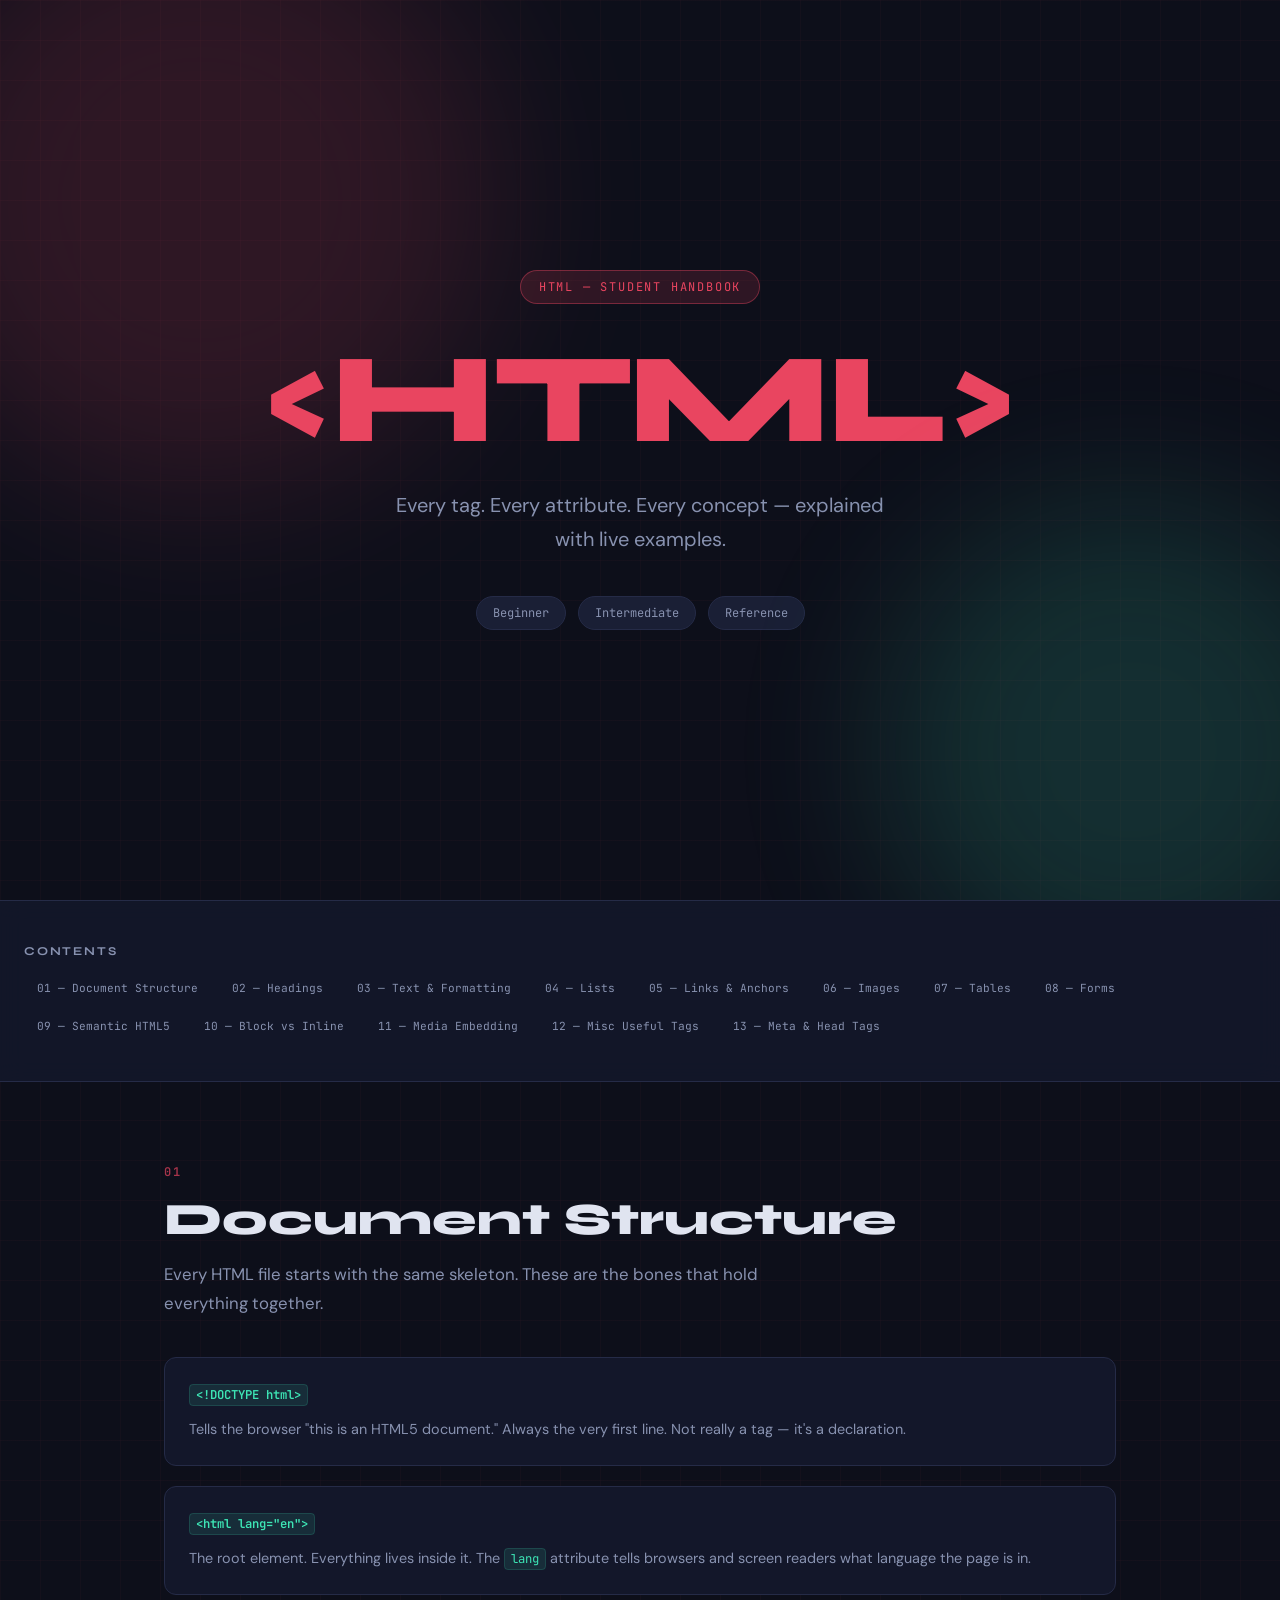
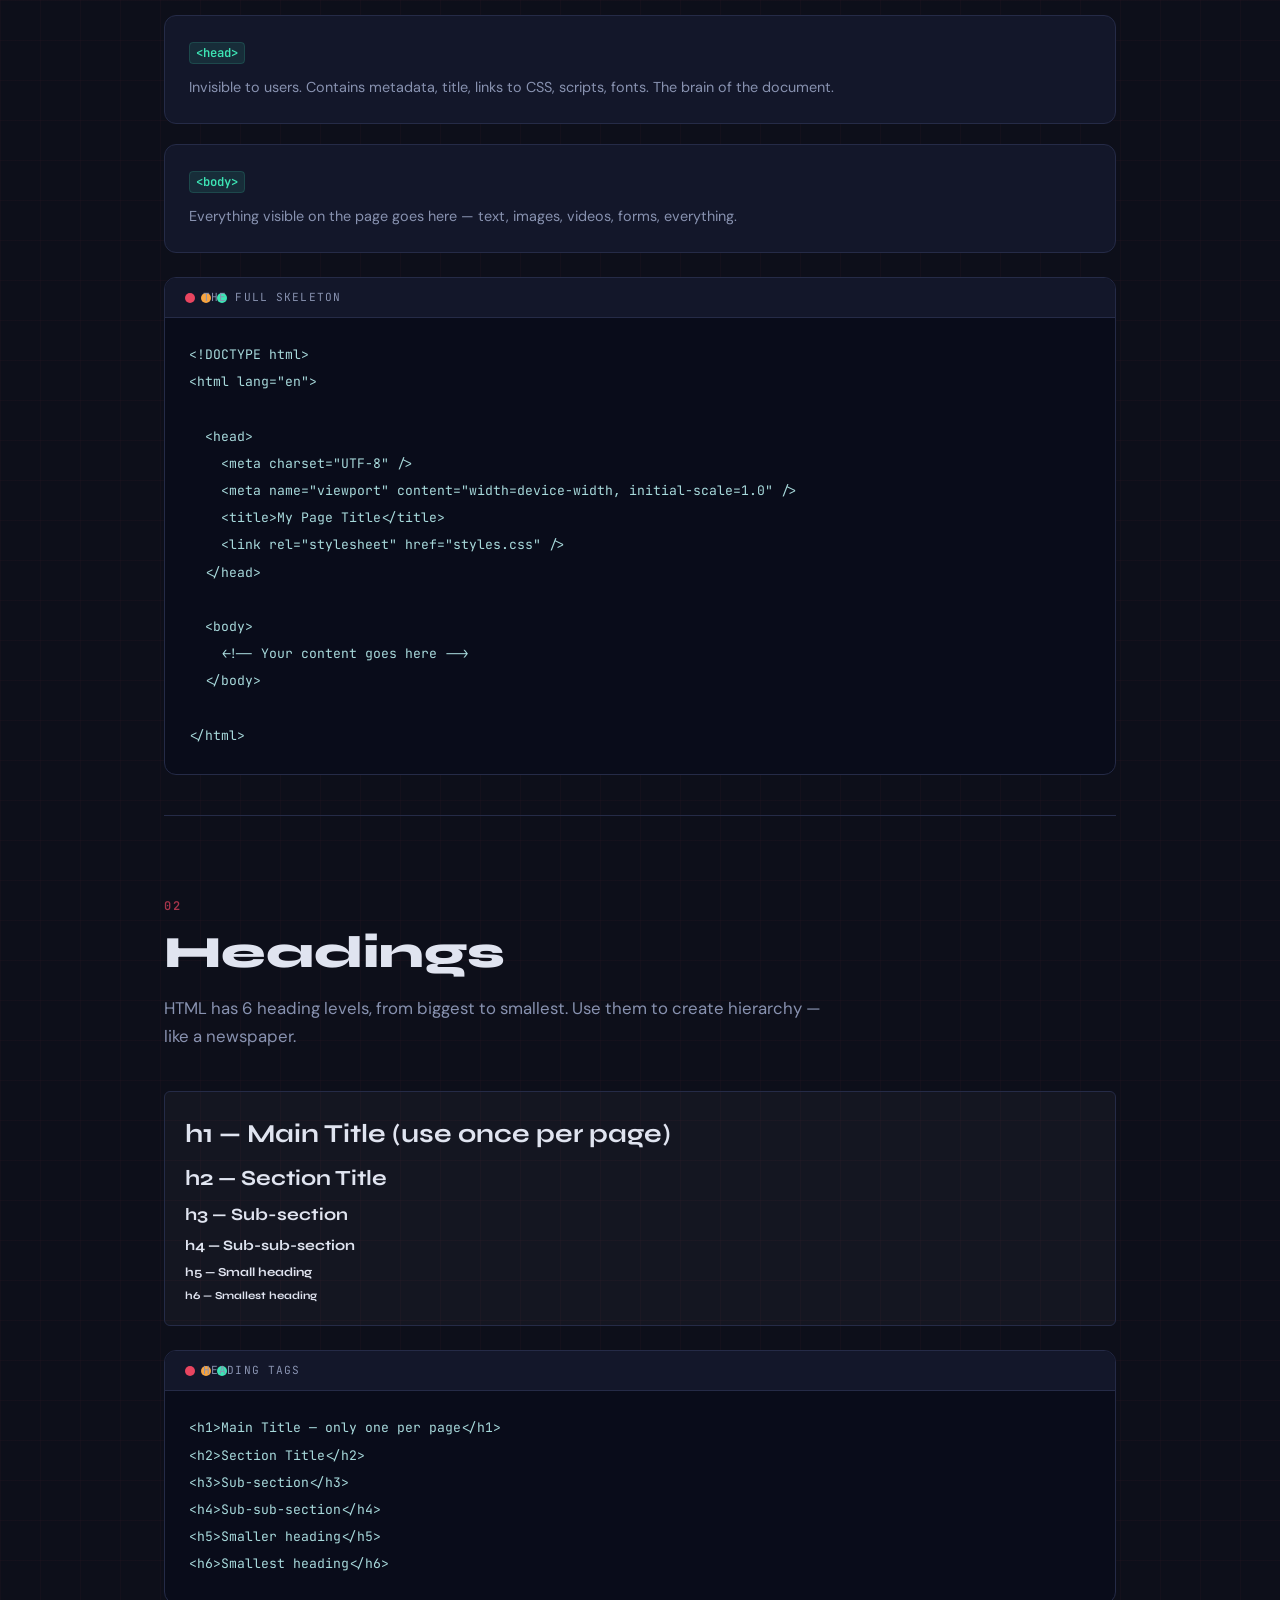
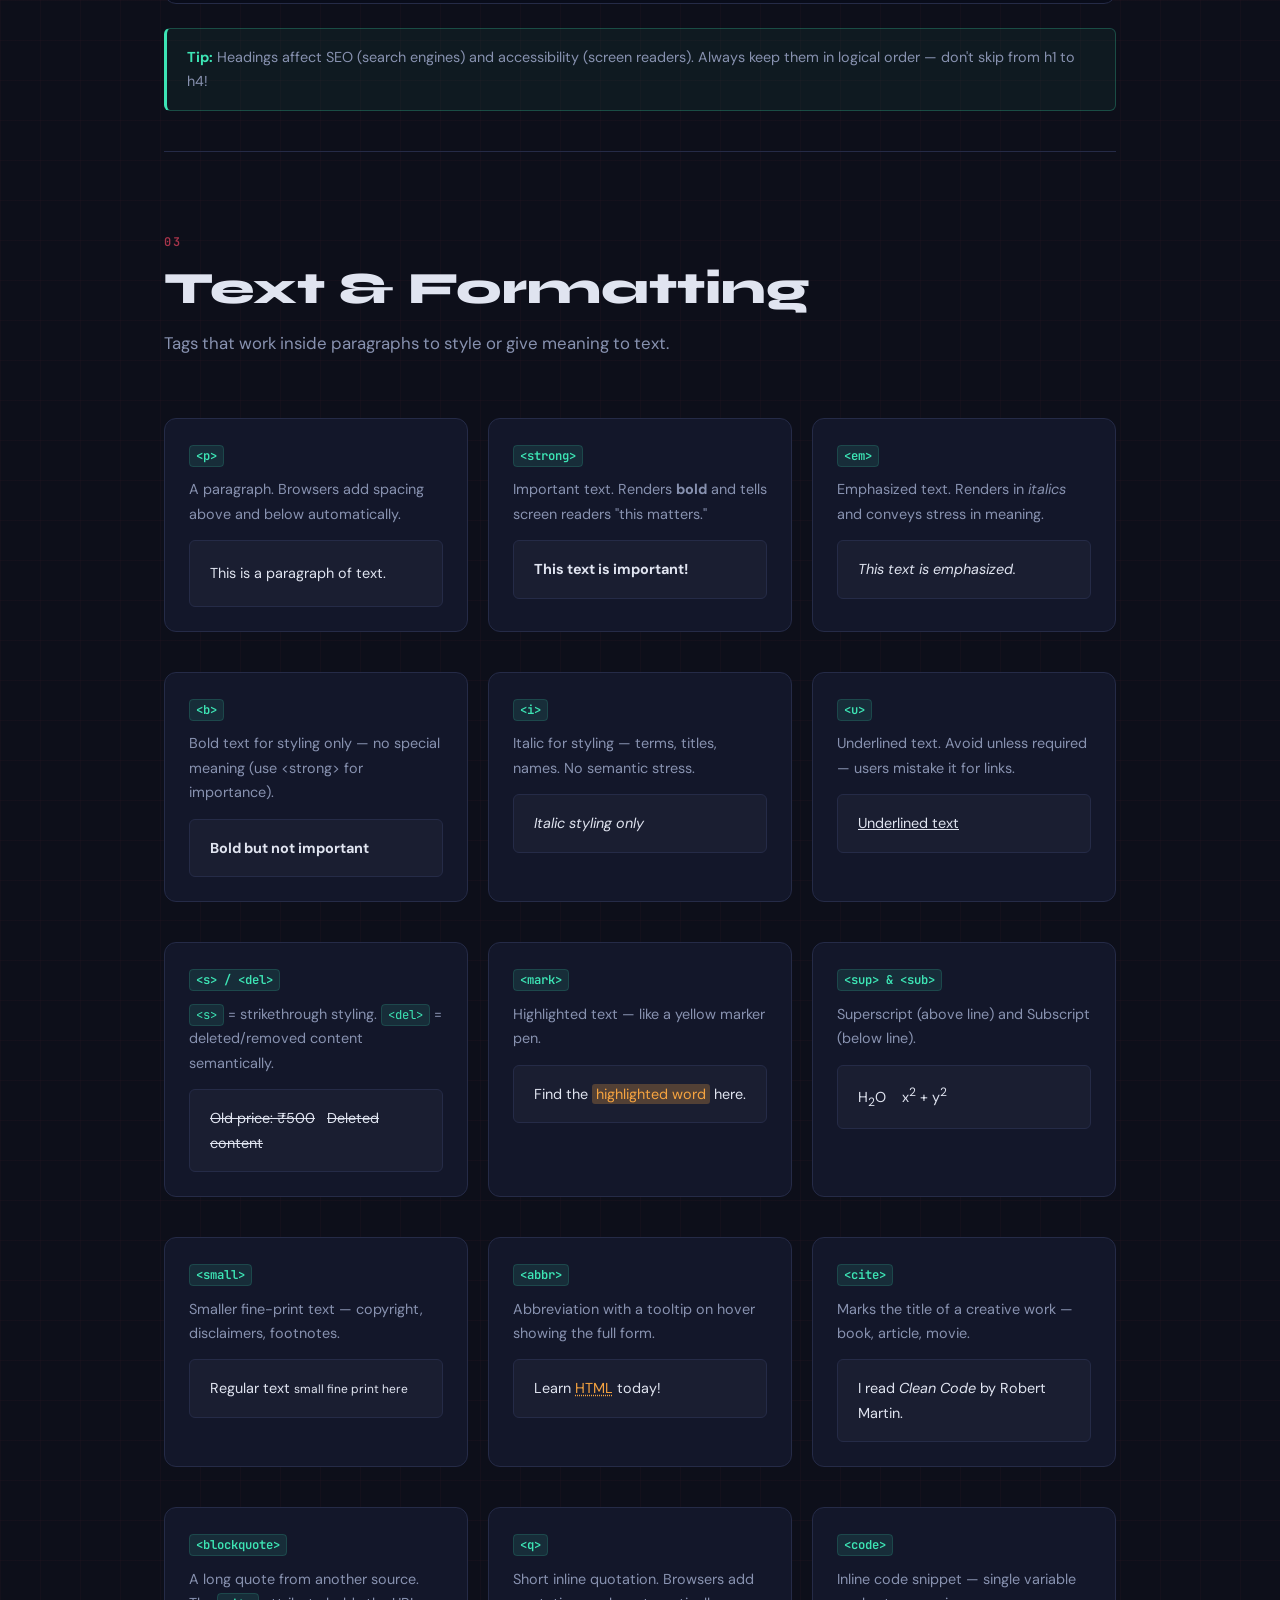
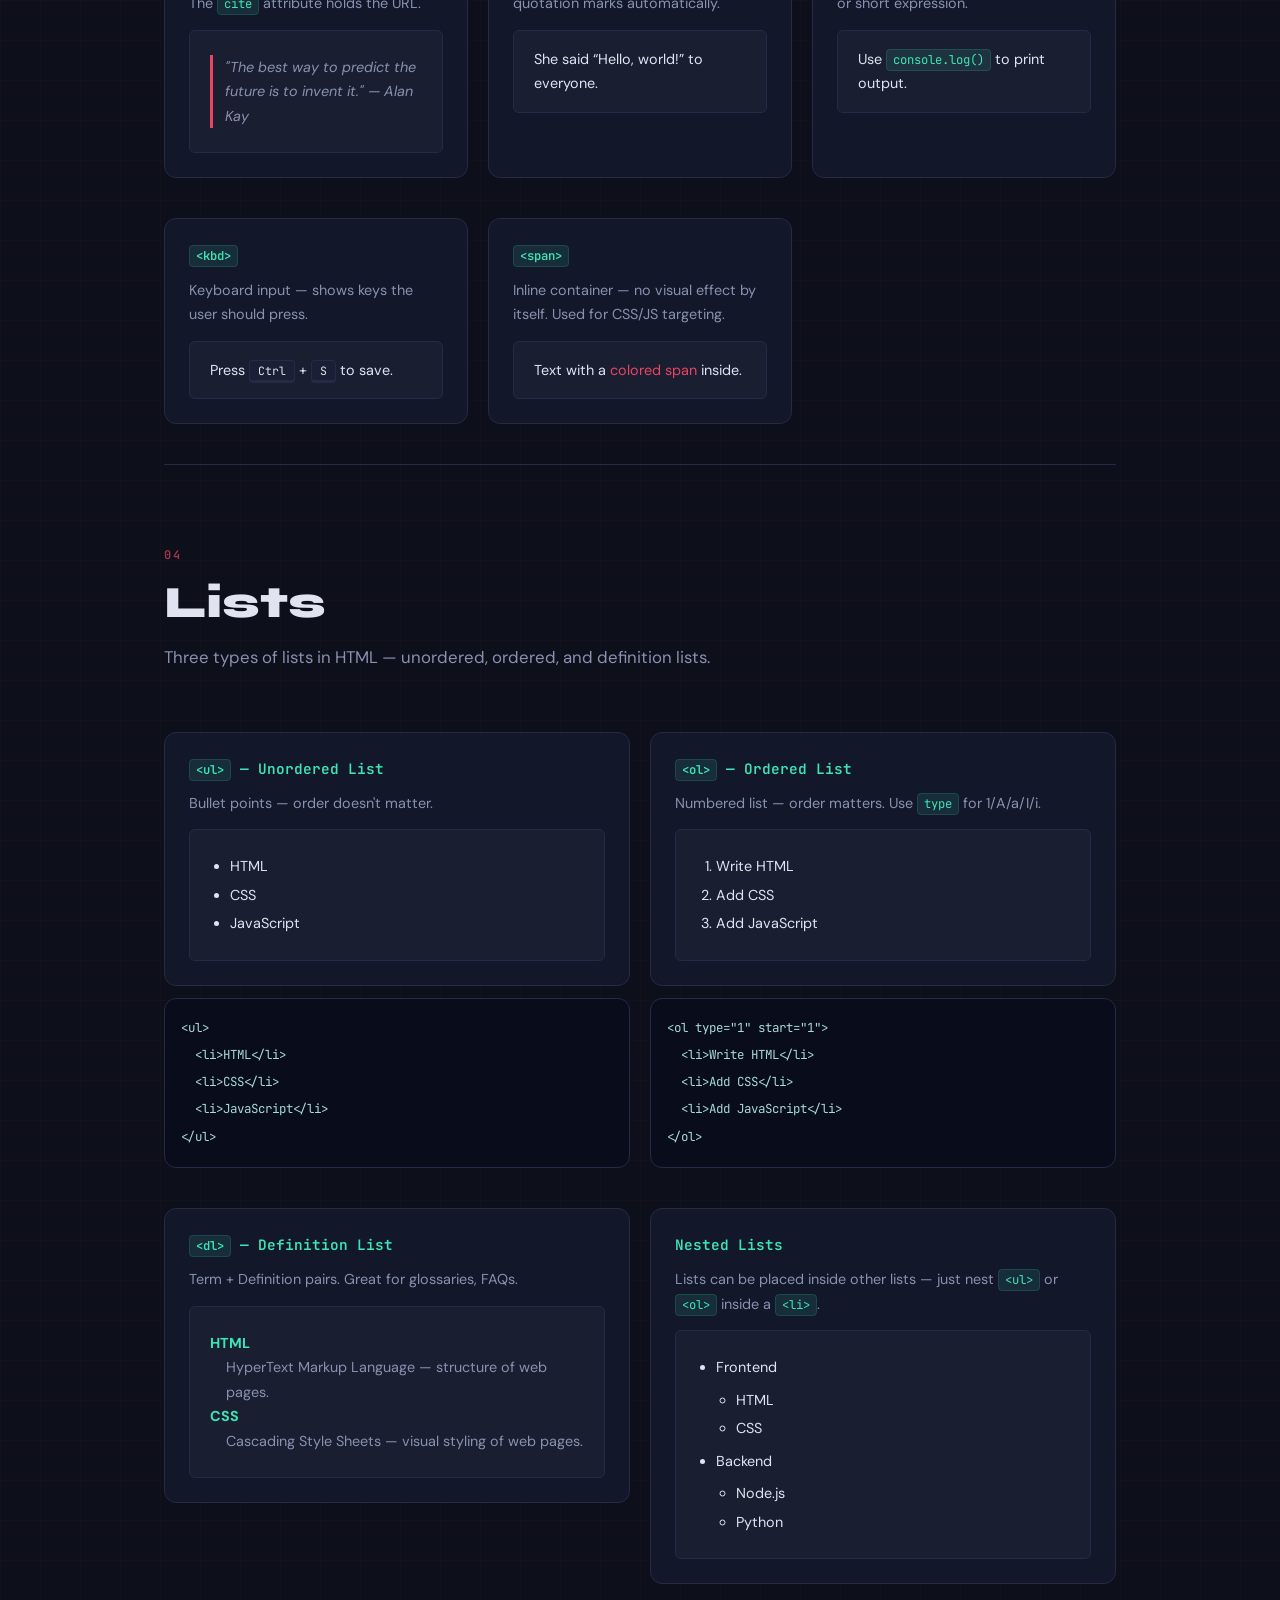
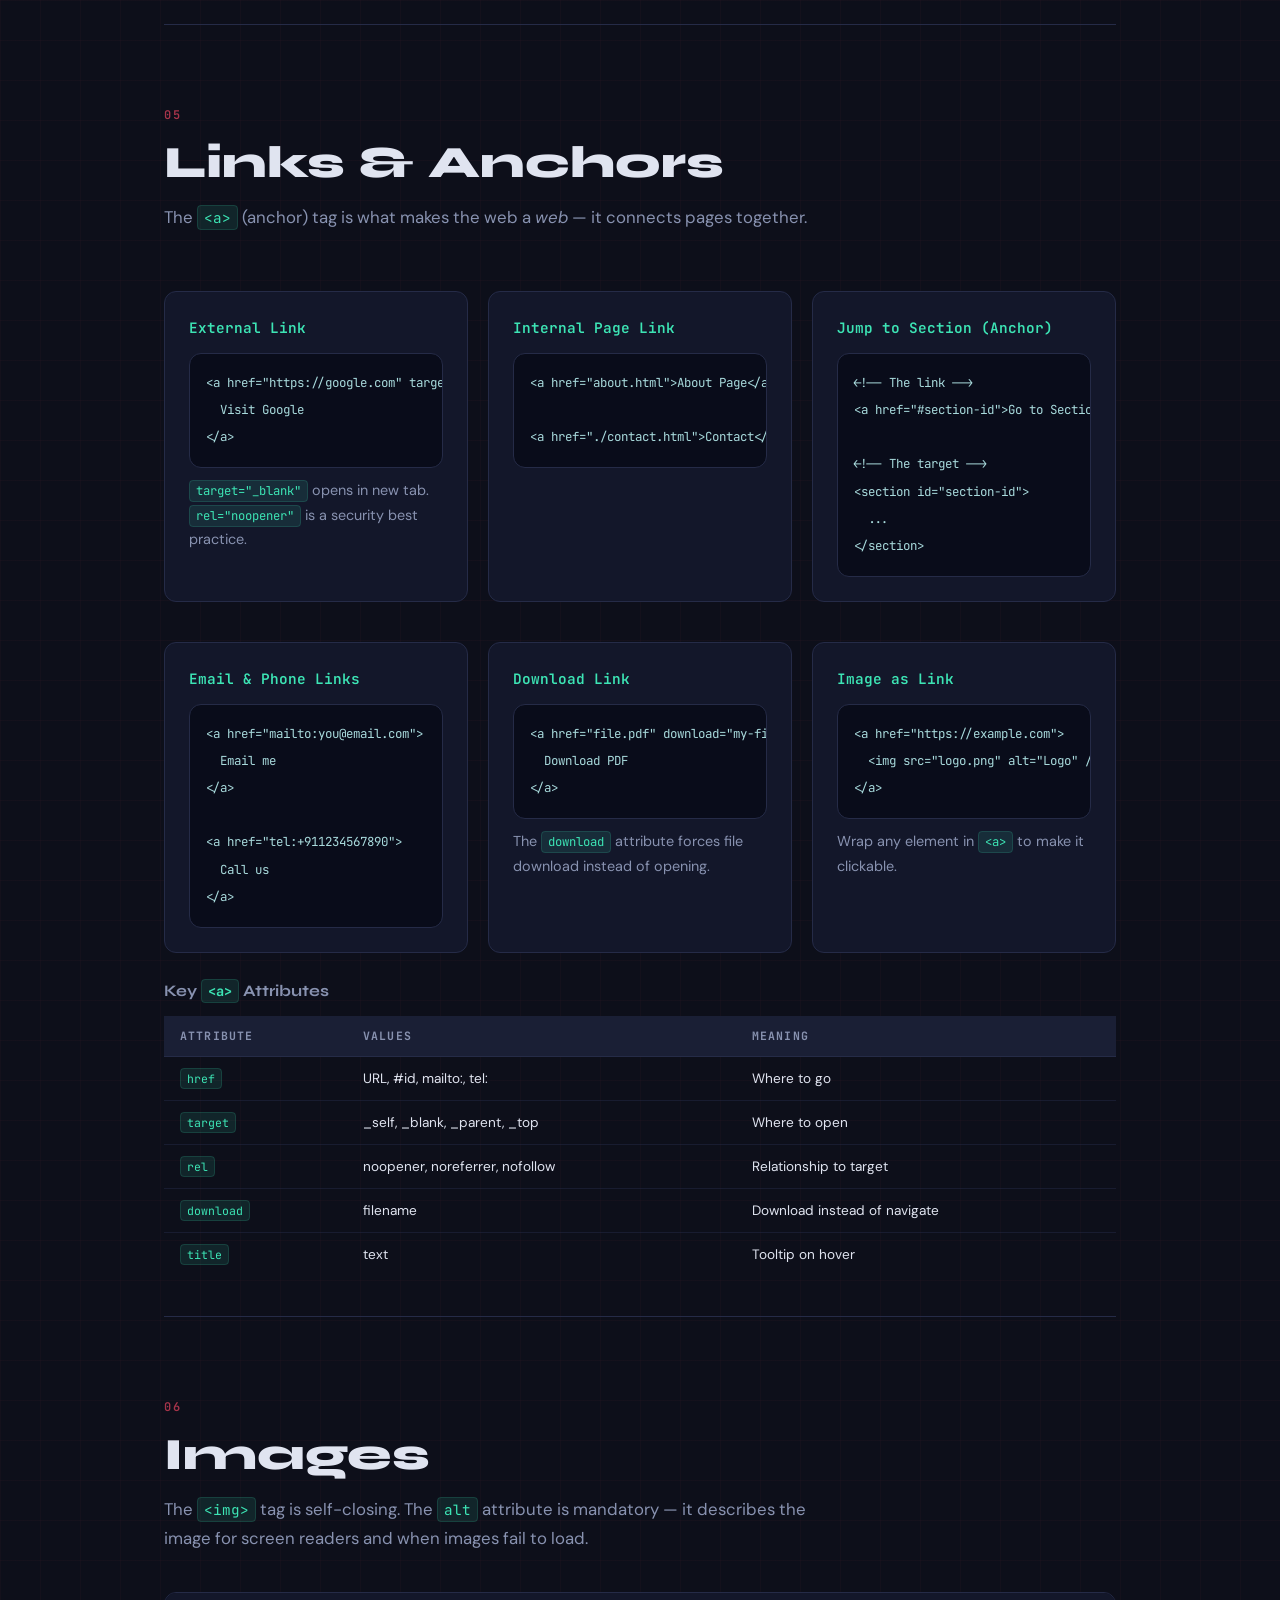
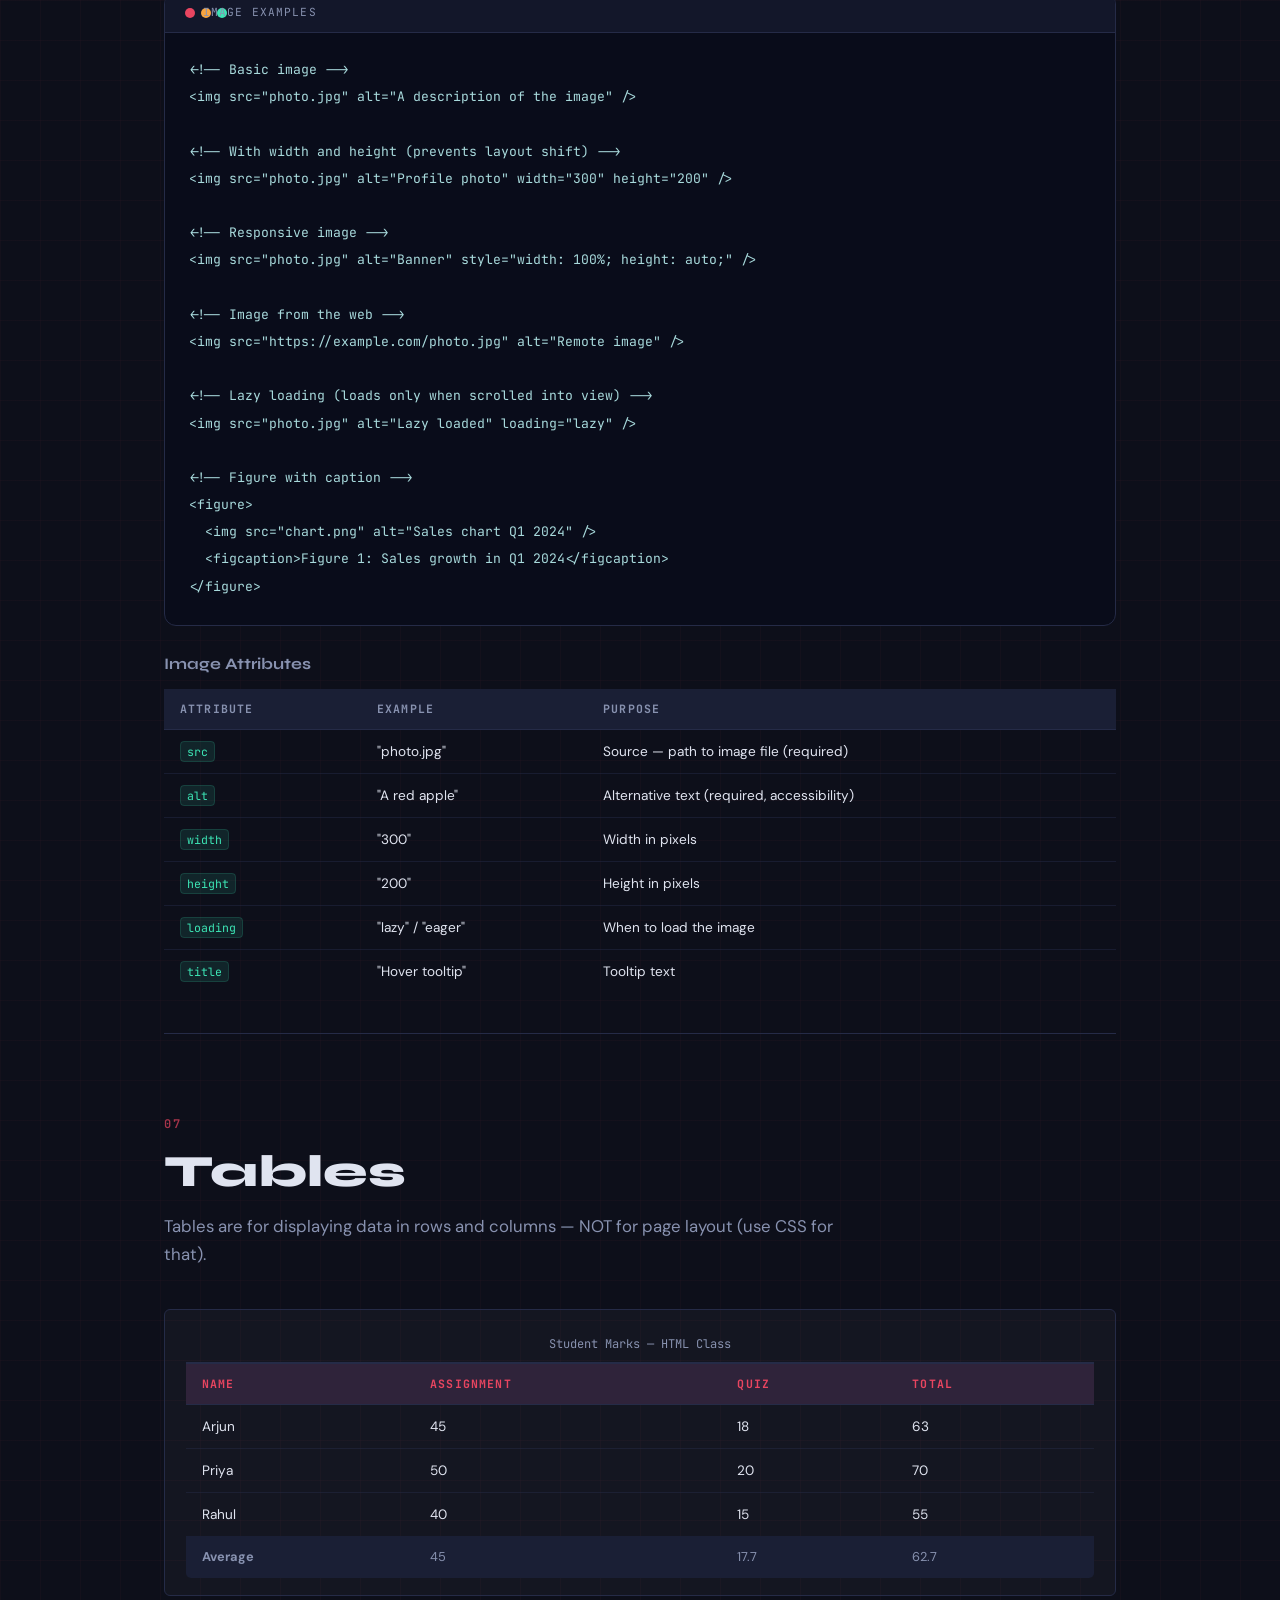
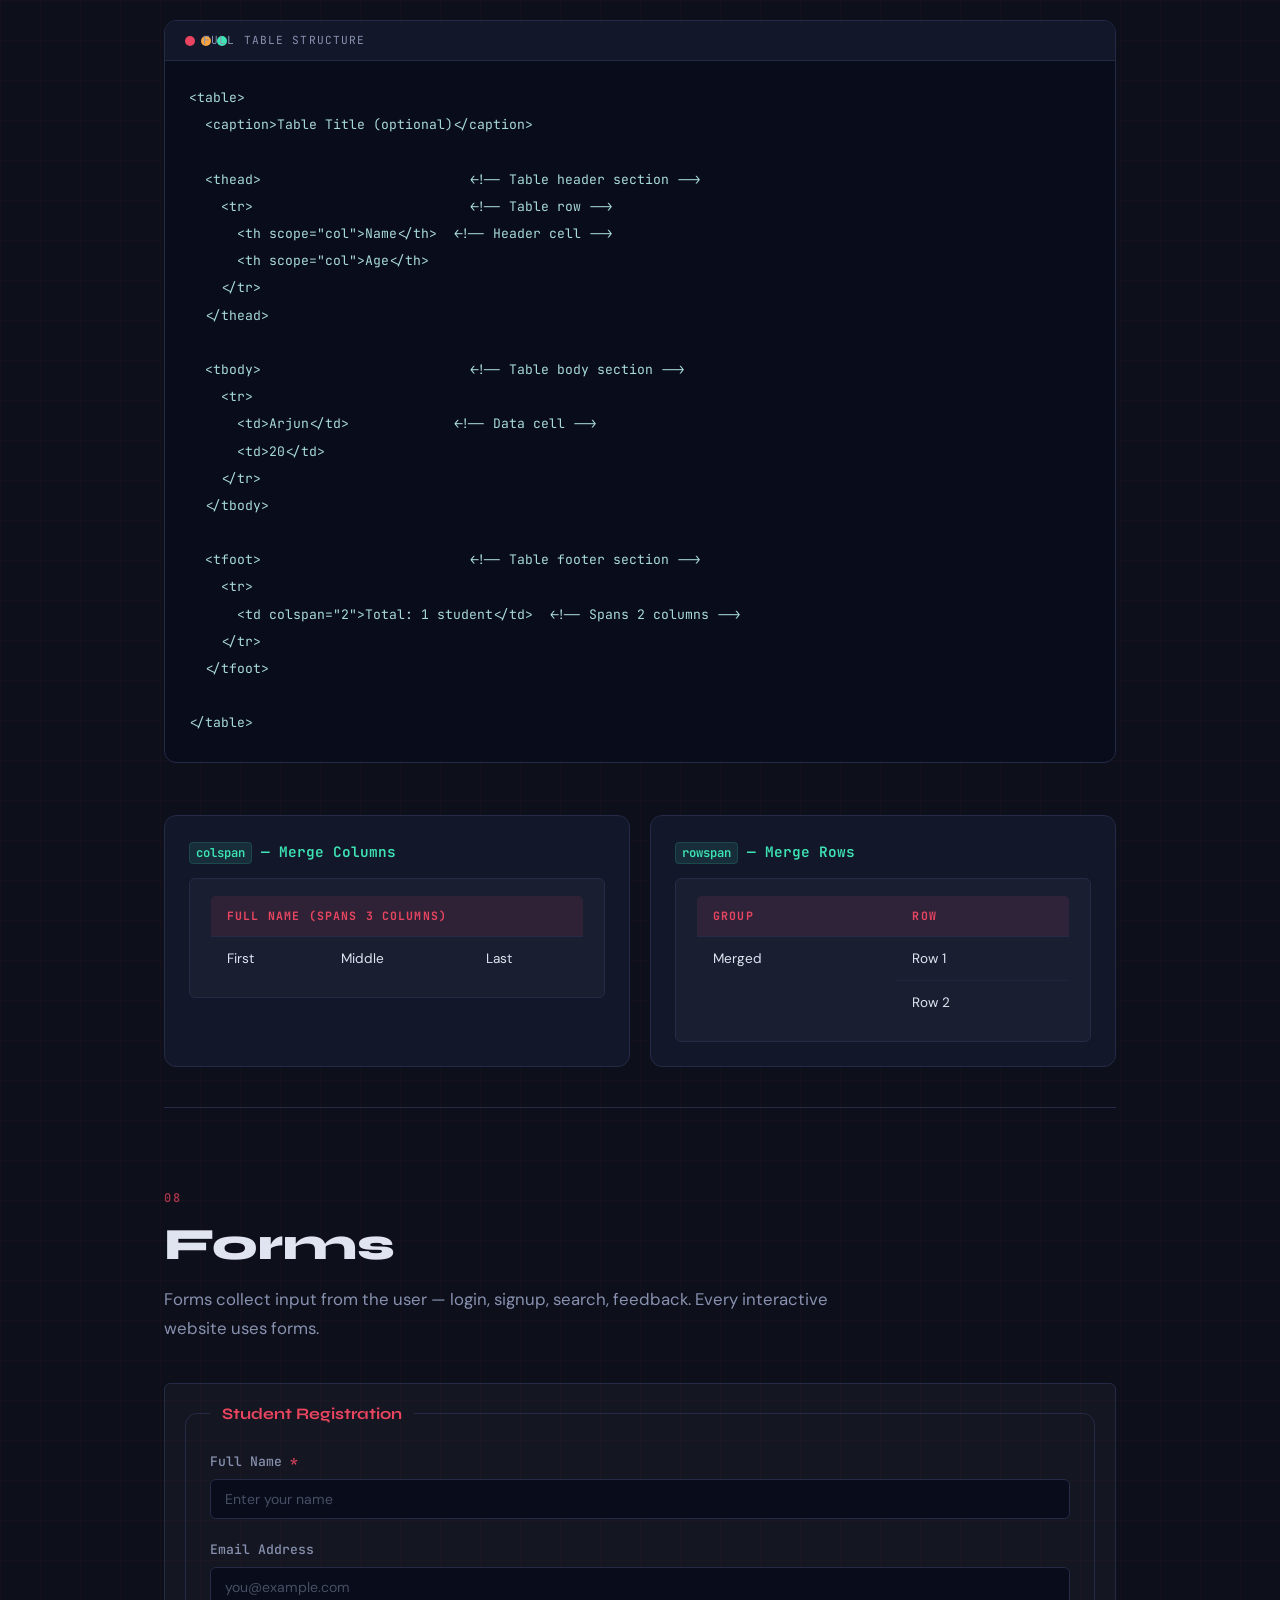
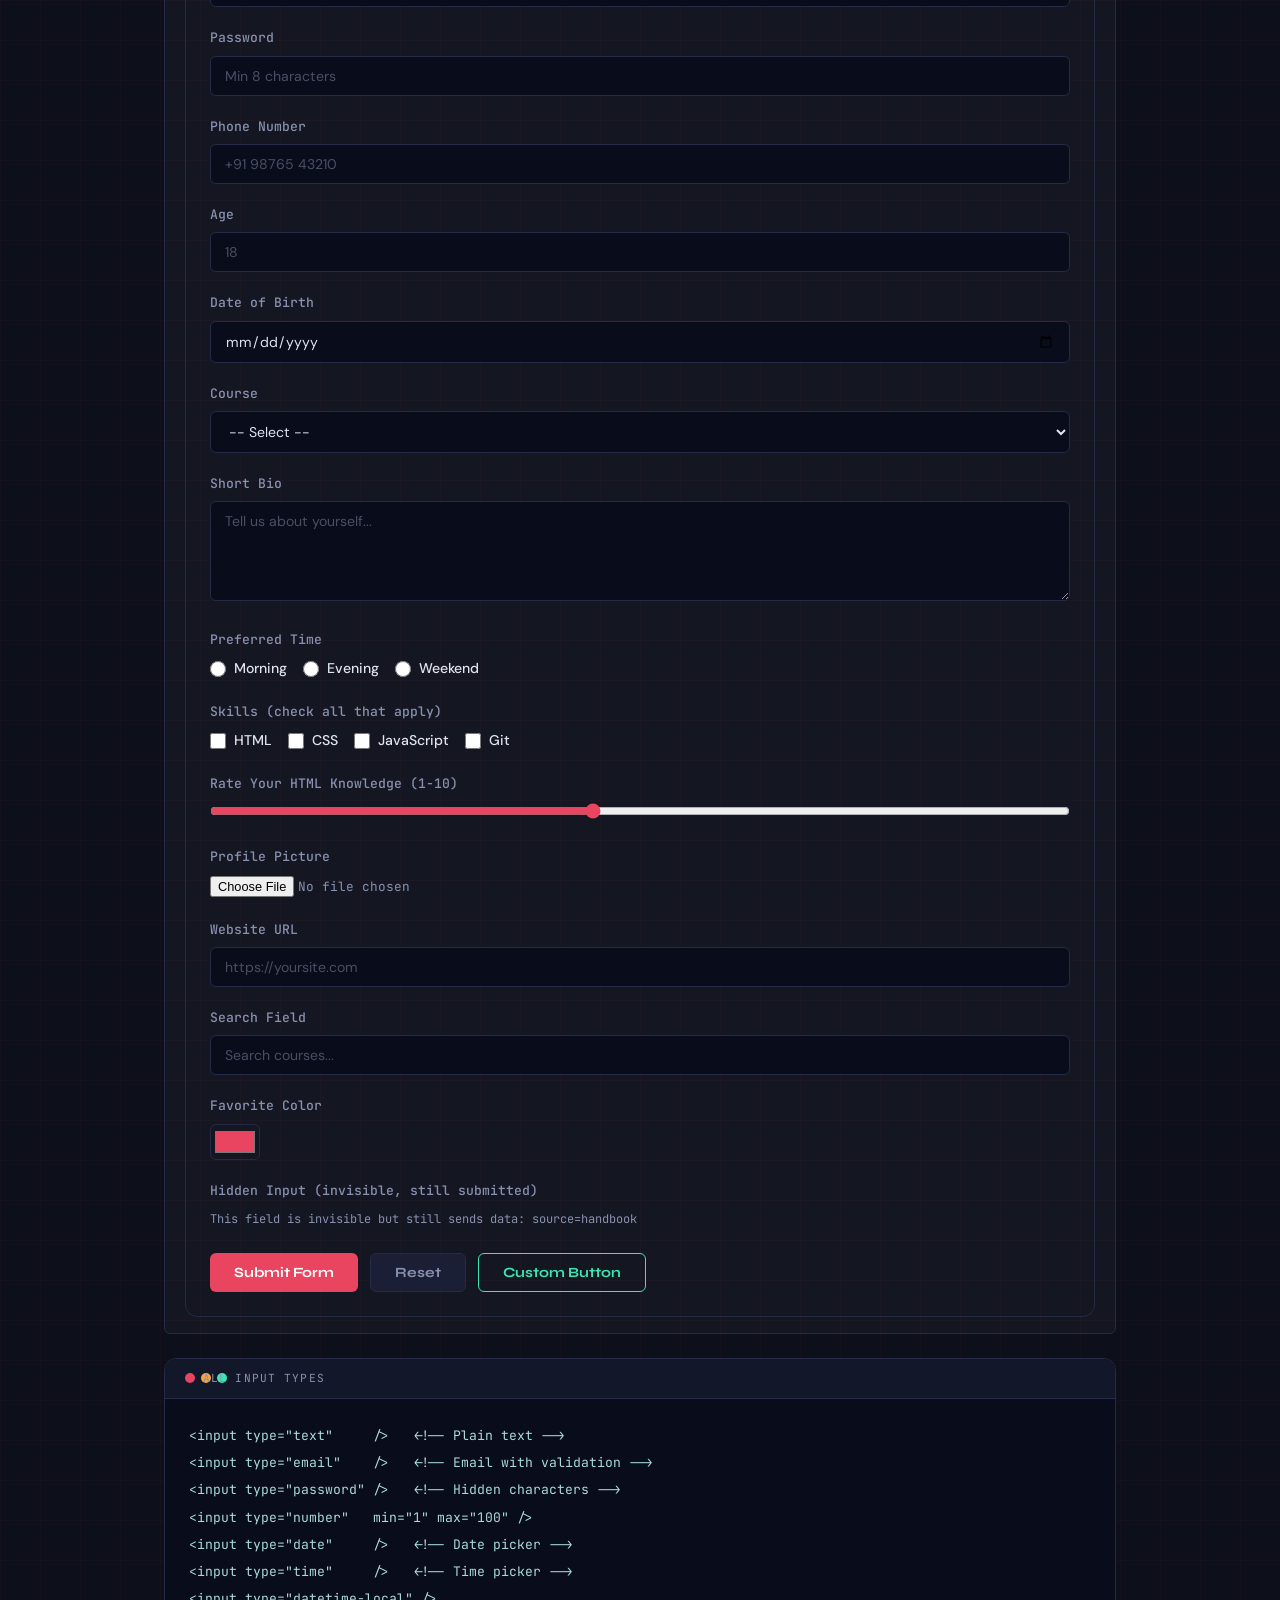
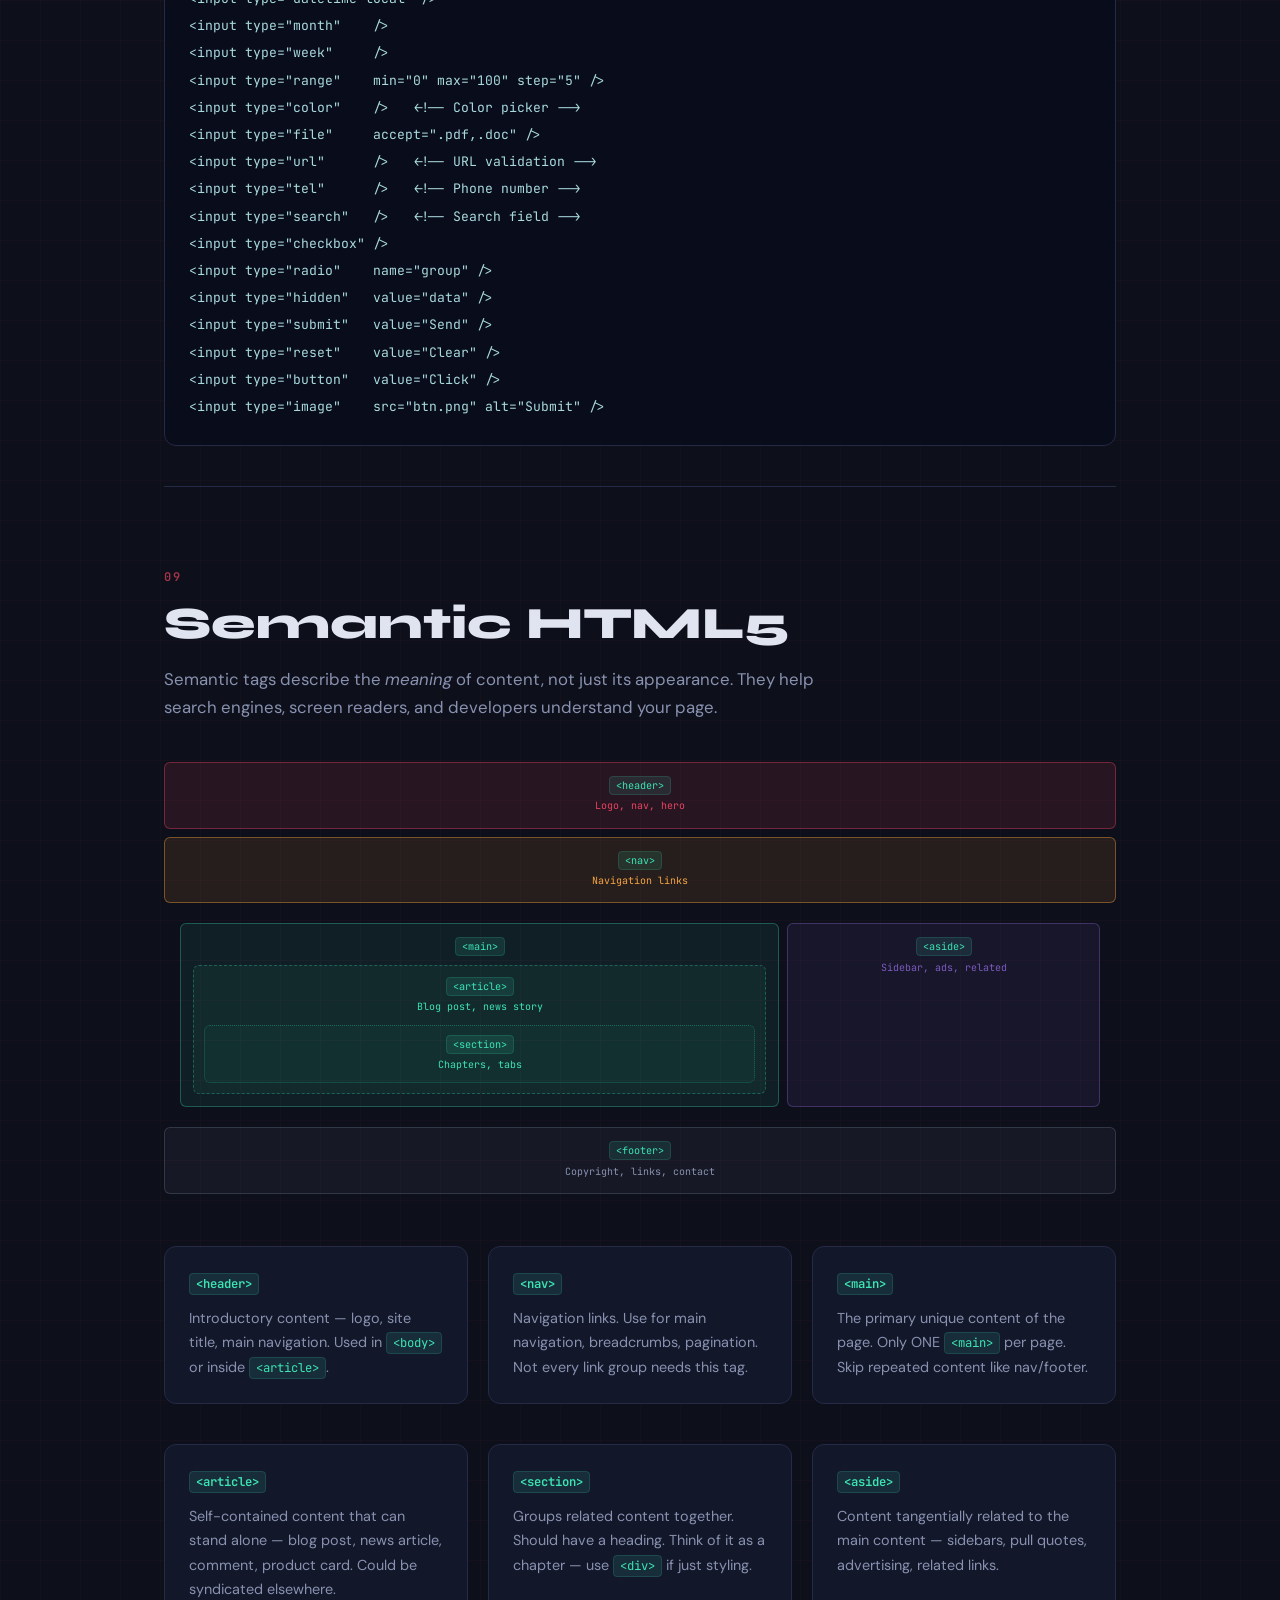
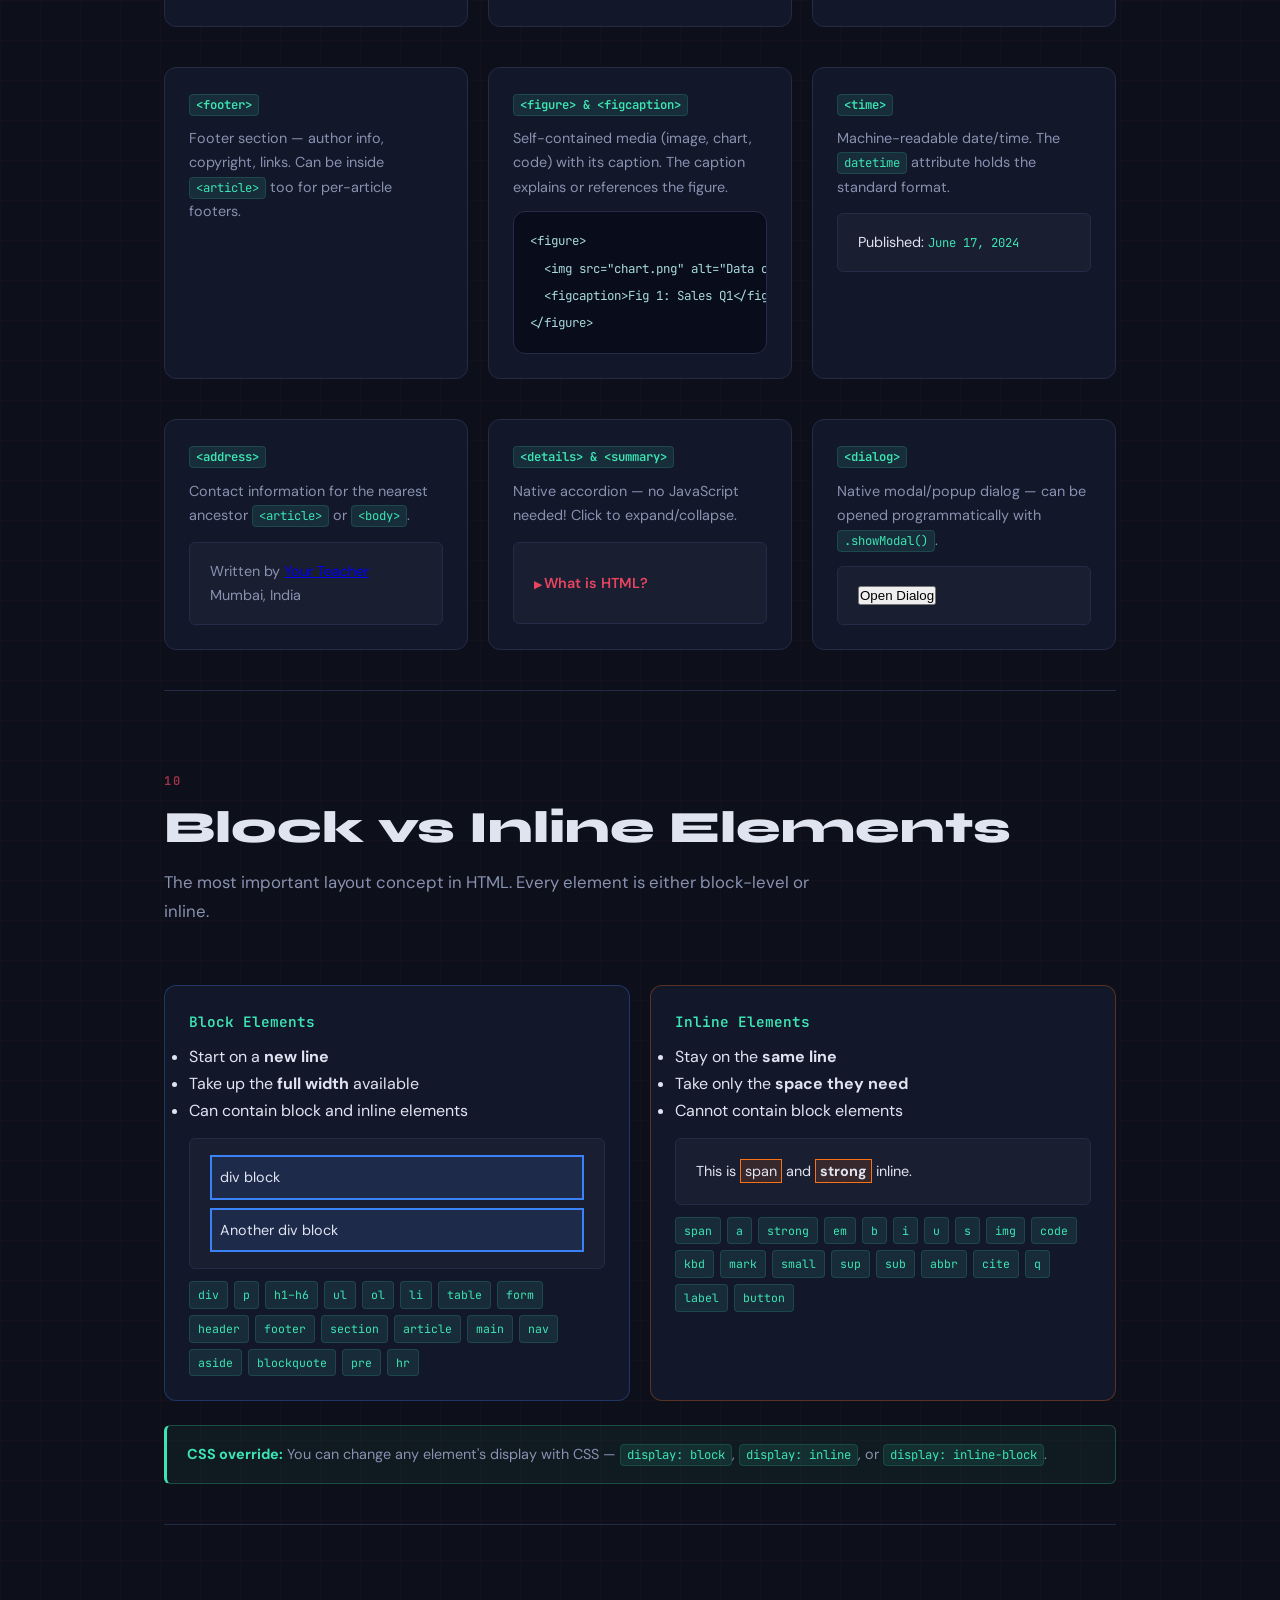
<file: html-css-guide/index.html>
<!DOCTYPE html>
<html lang="en">

<head>
  <meta charset="UTF-8" />
  <meta name="viewport" content="width=device-width, initial-scale=1.0" />
  <meta name="description" content="A complete HTML & CSS guide for students — covering every tag, attribute, and concept." />
  <meta name="author" content="Web Learning" />
  <meta name="keywords" content="HTML, CSS, tags, web development, tutorial, students" />

  <title>HTML — The Complete Student Handbook</title>

  <!-- Google Fonts -->
  <link rel="preconnect" href="https://fonts.googleapis.com" />
  <link rel="preconnect" href="https://fonts.gstatic.com" crossorigin />
  <link
    href="https://fonts.googleapis.com/css2?family=Syne:wght@400;600;700;800&family=JetBrains+Mono:ital,wght@0,400;0,600;1,400&family=DM+Sans:ital,wght@0,300;0,400;0,500;1,300&display=swap"
    rel="stylesheet"
  />

  <!-- External CSS file -->
  <link rel="stylesheet" href="styles.css" />
</head>

<body>

  <!-- ============================================================
       SITE HEADER / HERO
  ============================================================ -->
  <header class="site-header">
    <div class="header-badge">HTML — Student Handbook</div>
    <h1 class="hero-title">
      <span class="title-html">&lt;HTML&gt;</span>
    </h1>
    <p class="hero-subtitle">Every tag. Every attribute. Every concept — explained with live examples.</p>
    <div class="header-tags">
      <span class="pill">Beginner</span>
      <span class="pill">Intermediate</span>
      <span class="pill">Reference</span>
    </div>
  </header>

  <!-- ============================================================
       NAVIGATION
  ============================================================ -->
  <nav class="toc" aria-label="Table of Contents">
    <h2 class="toc-title">Contents</h2>
    <ul class="toc-list">
      <li><a href="#doc-structure">01 — Document Structure</a></li>
      <li><a href="#headings">02 — Headings</a></li>
      <li><a href="#text-tags">03 — Text &amp; Formatting</a></li>
      <li><a href="#lists">04 — Lists</a></li>
      <li><a href="#links">05 — Links &amp; Anchors</a></li>
      <li><a href="#images">06 — Images</a></li>
      <li><a href="#tables">07 — Tables</a></li>
      <li><a href="#forms">08 — Forms</a></li>
      <li><a href="#semantic">09 — Semantic HTML5</a></li>
      <li><a href="#block-inline">10 — Block vs Inline</a></li>
      <li><a href="#media">11 — Media Embedding</a></li>
      <li><a href="#misc-tags">12 — Misc Useful Tags</a></li>
      <li><a href="#meta-tags">13 — Meta &amp; Head Tags</a></li>
    </ul>
  </nav>

  <!-- ============================================================
       MAIN CONTENT
  ============================================================ -->
  <main class="main-content">

    <!-- ──────────────────────────────
         01 · DOCUMENT STRUCTURE
    ────────────────────────────── -->
    <section id="doc-structure" class="chapter">
      <div class="chapter-number">01</div>
      <h2 class="chapter-title">Document Structure</h2>
      <p class="chapter-intro">Every HTML file starts with the same skeleton. These are the bones that hold everything together.</p>

      <div class="tag-card">
        <div class="tag-label"><code>&lt;!DOCTYPE html&gt;</code></div>
        <p>Tells the browser "this is an HTML5 document." Always the very first line. Not really a tag — it's a declaration.</p>
      </div>

      <div class="tag-card">
        <div class="tag-label"><code>&lt;html lang="en"&gt;</code></div>
        <p>The root element. Everything lives inside it. The <code>lang</code> attribute tells browsers and screen readers what language the page is in.</p>
      </div>

      <div class="tag-card">
        <div class="tag-label"><code>&lt;head&gt;</code></div>
        <p>Invisible to users. Contains metadata, title, links to CSS, scripts, fonts. The brain of the document.</p>
      </div>

      <div class="tag-card">
        <div class="tag-label"><code>&lt;body&gt;</code></div>
        <p>Everything visible on the page goes here — text, images, videos, forms, everything.</p>
      </div>

      <div class="code-block">
        <div class="code-header">The Full Skeleton</div>
        <pre><code>&lt;!DOCTYPE html&gt;
&lt;html lang="en"&gt;

  &lt;head&gt;
    &lt;meta charset="UTF-8" /&gt;
    &lt;meta name="viewport" content="width=device-width, initial-scale=1.0" /&gt;
    &lt;title&gt;My Page Title&lt;/title&gt;
    &lt;link rel="stylesheet" href="styles.css" /&gt;
  &lt;/head&gt;

  &lt;body&gt;
    &lt;!-- Your content goes here --&gt;
  &lt;/body&gt;

&lt;/html&gt;</code></pre>
      </div>
    </section>

    <!-- ──────────────────────────────
         02 · HEADINGS
    ────────────────────────────── -->
    <section id="headings" class="chapter">
      <div class="chapter-number">02</div>
      <h2 class="chapter-title">Headings</h2>
      <p class="chapter-intro">HTML has 6 heading levels, from biggest to smallest. Use them to create hierarchy — like a newspaper.</p>

      <div class="demo-box">
        <h1 class="demo-h1">h1 — Main Title (use once per page)</h1>
        <h2 class="demo-h2">h2 — Section Title</h2>
        <h3 class="demo-h3">h3 — Sub-section</h3>
        <h4 class="demo-h4">h4 — Sub-sub-section</h4>
        <h5 class="demo-h5">h5 — Small heading</h5>
        <h6 class="demo-h6">h6 — Smallest heading</h6>
      </div>

      <div class="code-block">
        <div class="code-header">Heading Tags</div>
        <pre><code>&lt;h1&gt;Main Title — only one per page&lt;/h1&gt;
&lt;h2&gt;Section Title&lt;/h2&gt;
&lt;h3&gt;Sub-section&lt;/h3&gt;
&lt;h4&gt;Sub-sub-section&lt;/h4&gt;
&lt;h5&gt;Smaller heading&lt;/h5&gt;
&lt;h6&gt;Smallest heading&lt;/h6&gt;</code></pre>
      </div>

      <div class="tip-box">
        <strong>Tip:</strong> Headings affect SEO (search engines) and accessibility (screen readers). Always keep them in logical order — don't skip from h1 to h4!
      </div>
    </section>

    <!-- ──────────────────────────────
         03 · TEXT & FORMATTING
    ────────────────────────────── -->
    <section id="text-tags" class="chapter">
      <div class="chapter-number">03</div>
      <h2 class="chapter-title">Text &amp; Formatting</h2>
      <p class="chapter-intro">Tags that work inside paragraphs to style or give meaning to text.</p>

      <div class="tag-grid">
        <div class="tag-card">
          <div class="tag-label"><code>&lt;p&gt;</code></div>
          <p>A paragraph. Browsers add spacing above and below automatically.</p>
          <div class="demo-box"><p>This is a paragraph of text.</p></div>
        </div>

        <div class="tag-card">
          <div class="tag-label"><code>&lt;strong&gt;</code></div>
          <p>Important text. Renders <strong>bold</strong> and tells screen readers "this matters."</p>
          <div class="demo-box"><strong>This text is important!</strong></div>
        </div>

        <div class="tag-card">
          <div class="tag-label"><code>&lt;em&gt;</code></div>
          <p>Emphasized text. Renders in <em>italics</em> and conveys stress in meaning.</p>
          <div class="demo-box"><em>This text is emphasized.</em></div>
        </div>

        <div class="tag-card">
          <div class="tag-label"><code>&lt;b&gt;</code></div>
          <p>Bold text for styling only — no special meaning (use &lt;strong&gt; for importance).</p>
          <div class="demo-box"><b>Bold but not important</b></div>
        </div>

        <div class="tag-card">
          <div class="tag-label"><code>&lt;i&gt;</code></div>
          <p>Italic for styling — terms, titles, names. No semantic stress.</p>
          <div class="demo-box"><i>Italic styling only</i></div>
        </div>

        <div class="tag-card">
          <div class="tag-label"><code>&lt;u&gt;</code></div>
          <p>Underlined text. Avoid unless required — users mistake it for links.</p>
          <div class="demo-box"><u>Underlined text</u></div>
        </div>

        <div class="tag-card">
          <div class="tag-label"><code>&lt;s&gt; / &lt;del&gt;</code></div>
          <p><code>&lt;s&gt;</code> = strikethrough styling. <code>&lt;del&gt;</code> = deleted/removed content semantically.</p>
          <div class="demo-box"><s>Old price: ₹500</s> &nbsp; <del>Deleted content</del></div>
        </div>

        <div class="tag-card">
          <div class="tag-label"><code>&lt;mark&gt;</code></div>
          <p>Highlighted text — like a yellow marker pen.</p>
          <div class="demo-box">Find the <mark>highlighted word</mark> here.</div>
        </div>

        <div class="tag-card">
          <div class="tag-label"><code>&lt;sup&gt; &amp; &lt;sub&gt;</code></div>
          <p>Superscript (above line) and Subscript (below line).</p>
          <div class="demo-box">H<sub>2</sub>O &nbsp;&nbsp; x<sup>2</sup> + y<sup>2</sup></div>
        </div>

        <div class="tag-card">
          <div class="tag-label"><code>&lt;small&gt;</code></div>
          <p>Smaller fine-print text — copyright, disclaimers, footnotes.</p>
          <div class="demo-box">Regular text <small>small fine print here</small></div>
        </div>

        <div class="tag-card">
          <div class="tag-label"><code>&lt;abbr&gt;</code></div>
          <p>Abbreviation with a tooltip on hover showing the full form.</p>
          <div class="demo-box">Learn <abbr title="HyperText Markup Language">HTML</abbr> today!</div>
        </div>

        <div class="tag-card">
          <div class="tag-label"><code>&lt;cite&gt;</code></div>
          <p>Marks the title of a creative work — book, article, movie.</p>
          <div class="demo-box">I read <cite>Clean Code</cite> by Robert Martin.</div>
        </div>

        <div class="tag-card">
          <div class="tag-label"><code>&lt;blockquote&gt;</code></div>
          <p>A long quote from another source. The <code>cite</code> attribute holds the URL.</p>
          <div class="demo-box">
            <blockquote cite="https://example.com">"The best way to predict the future is to invent it." — Alan Kay</blockquote>
          </div>
        </div>

        <div class="tag-card">
          <div class="tag-label"><code>&lt;q&gt;</code></div>
          <p>Short inline quotation. Browsers add quotation marks automatically.</p>
          <div class="demo-box">She said <q>Hello, world!</q> to everyone.</div>
        </div>

        <div class="tag-card">
          <div class="tag-label"><code>&lt;code&gt;</code></div>
          <p>Inline code snippet — single variable or short expression.</p>
          <div class="demo-box">Use <code>console.log()</code> to print output.</div>
        </div>

        <div class="tag-card">
          <div class="tag-label"><code>&lt;kbd&gt;</code></div>
          <p>Keyboard input — shows keys the user should press.</p>
          <div class="demo-box">Press <kbd>Ctrl</kbd> + <kbd>S</kbd> to save.</div>
        </div>

        <div class="tag-card">
          <div class="tag-label"><code>&lt;span&gt;</code></div>
          <p>Inline container — no visual effect by itself. Used for CSS/JS targeting.</p>
          <div class="demo-box">Text with a <span style="color:#e94560;">colored span</span> inside.</div>
        </div>
      </div>
    </section>

    <!-- ──────────────────────────────
         04 · LISTS
    ────────────────────────────── -->
    <section id="lists" class="chapter">
      <div class="chapter-number">04</div>
      <h2 class="chapter-title">Lists</h2>
      <p class="chapter-intro">Three types of lists in HTML — unordered, ordered, and definition lists.</p>

      <div class="tag-grid two-col">

        <div>
          <div class="tag-card">
            <div class="tag-label"><code>&lt;ul&gt;</code> — Unordered List</div>
            <p>Bullet points — order doesn't matter.</p>
            <div class="demo-box">
              <ul>
                <li>HTML</li>
                <li>CSS</li>
                <li>JavaScript</li>
              </ul>
            </div>
          </div>
          <div class="code-block small-code">
            <pre><code>&lt;ul&gt;
  &lt;li&gt;HTML&lt;/li&gt;
  &lt;li&gt;CSS&lt;/li&gt;
  &lt;li&gt;JavaScript&lt;/li&gt;
&lt;/ul&gt;</code></pre>
          </div>
        </div>

        <div>
          <div class="tag-card">
            <div class="tag-label"><code>&lt;ol&gt;</code> — Ordered List</div>
            <p>Numbered list — order matters. Use <code>type</code> for 1/A/a/I/i.</p>
            <div class="demo-box">
              <ol>
                <li>Write HTML</li>
                <li>Add CSS</li>
                <li>Add JavaScript</li>
              </ol>
            </div>
          </div>
          <div class="code-block small-code">
            <pre><code>&lt;ol type="1" start="1"&gt;
  &lt;li&gt;Write HTML&lt;/li&gt;
  &lt;li&gt;Add CSS&lt;/li&gt;
  &lt;li&gt;Add JavaScript&lt;/li&gt;
&lt;/ol&gt;</code></pre>
          </div>
        </div>

        <div>
          <div class="tag-card">
            <div class="tag-label"><code>&lt;dl&gt;</code> — Definition List</div>
            <p>Term + Definition pairs. Great for glossaries, FAQs.</p>
            <div class="demo-box">
              <dl>
                <dt>HTML</dt>
                <dd>HyperText Markup Language — structure of web pages.</dd>
                <dt>CSS</dt>
                <dd>Cascading Style Sheets — visual styling of web pages.</dd>
              </dl>
            </div>
          </div>
        </div>

        <div>
          <div class="tag-card">
            <div class="tag-label">Nested Lists</div>
            <p>Lists can be placed inside other lists — just nest <code>&lt;ul&gt;</code> or <code>&lt;ol&gt;</code> inside a <code>&lt;li&gt;</code>.</p>
            <div class="demo-box">
              <ul>
                <li>Frontend
                  <ul>
                    <li>HTML</li>
                    <li>CSS</li>
                  </ul>
                </li>
                <li>Backend
                  <ul>
                    <li>Node.js</li>
                    <li>Python</li>
                  </ul>
                </li>
              </ul>
            </div>
          </div>
        </div>

      </div>
    </section>

    <!-- ──────────────────────────────
         05 · LINKS
    ────────────────────────────── -->
    <section id="links" class="chapter">
      <div class="chapter-number">05</div>
      <h2 class="chapter-title">Links &amp; Anchors</h2>
      <p class="chapter-intro">The <code>&lt;a&gt;</code> (anchor) tag is what makes the web a <em>web</em> — it connects pages together.</p>

      <div class="tag-grid">
        <div class="tag-card">
          <div class="tag-label">External Link</div>
          <div class="code-block small-code">
            <pre><code>&lt;a href="https://google.com" target="_blank" rel="noopener"&gt;
  Visit Google
&lt;/a&gt;</code></pre>
          </div>
          <p><code>target="_blank"</code> opens in new tab. <code>rel="noopener"</code> is a security best practice.</p>
        </div>

        <div class="tag-card">
          <div class="tag-label">Internal Page Link</div>
          <div class="code-block small-code">
            <pre><code>&lt;a href="about.html"&gt;About Page&lt;/a&gt;

&lt;a href="./contact.html"&gt;Contact&lt;/a&gt;</code></pre>
          </div>
        </div>

        <div class="tag-card">
          <div class="tag-label">Jump to Section (Anchor)</div>
          <div class="code-block small-code">
            <pre><code>&lt;!-- The link --&gt;
&lt;a href="#section-id"&gt;Go to Section&lt;/a&gt;

&lt;!-- The target --&gt;
&lt;section id="section-id"&gt;
  ...
&lt;/section&gt;</code></pre>
          </div>
        </div>

        <div class="tag-card">
          <div class="tag-label">Email &amp; Phone Links</div>
          <div class="code-block small-code">
            <pre><code>&lt;a href="mailto:you@email.com"&gt;
  Email me
&lt;/a&gt;

&lt;a href="tel:+911234567890"&gt;
  Call us
&lt;/a&gt;</code></pre>
          </div>
        </div>

        <div class="tag-card">
          <div class="tag-label">Download Link</div>
          <div class="code-block small-code">
            <pre><code>&lt;a href="file.pdf" download="my-file.pdf"&gt;
  Download PDF
&lt;/a&gt;</code></pre>
          </div>
          <p>The <code>download</code> attribute forces file download instead of opening.</p>
        </div>

        <div class="tag-card">
          <div class="tag-label">Image as Link</div>
          <div class="code-block small-code">
            <pre><code>&lt;a href="https://example.com"&gt;
  &lt;img src="logo.png" alt="Logo" /&gt;
&lt;/a&gt;</code></pre>
          </div>
          <p>Wrap any element in <code>&lt;a&gt;</code> to make it clickable.</p>
        </div>
      </div>

      <div class="attributes-table">
        <h3>Key <code>&lt;a&gt;</code> Attributes</h3>
        <table>
          <thead>
            <tr><th>Attribute</th><th>Values</th><th>Meaning</th></tr>
          </thead>
          <tbody>
            <tr><td><code>href</code></td><td>URL, #id, mailto:, tel:</td><td>Where to go</td></tr>
            <tr><td><code>target</code></td><td>_self, _blank, _parent, _top</td><td>Where to open</td></tr>
            <tr><td><code>rel</code></td><td>noopener, noreferrer, nofollow</td><td>Relationship to target</td></tr>
            <tr><td><code>download</code></td><td>filename</td><td>Download instead of navigate</td></tr>
            <tr><td><code>title</code></td><td>text</td><td>Tooltip on hover</td></tr>
          </tbody>
        </table>
      </div>
    </section>

    <!-- ──────────────────────────────
         06 · IMAGES
    ────────────────────────────── -->
    <section id="images" class="chapter">
      <div class="chapter-number">06</div>
      <h2 class="chapter-title">Images</h2>
      <p class="chapter-intro">The <code>&lt;img&gt;</code> tag is self-closing. The <code>alt</code> attribute is mandatory — it describes the image for screen readers and when images fail to load.</p>

      <div class="code-block">
        <div class="code-header">Image Examples</div>
        <pre><code>&lt;!-- Basic image --&gt;
&lt;img src="photo.jpg" alt="A description of the image" /&gt;

&lt;!-- With width and height (prevents layout shift) --&gt;
&lt;img src="photo.jpg" alt="Profile photo" width="300" height="200" /&gt;

&lt;!-- Responsive image --&gt;
&lt;img src="photo.jpg" alt="Banner" style="width: 100%; height: auto;" /&gt;

&lt;!-- Image from the web --&gt;
&lt;img src="https://example.com/photo.jpg" alt="Remote image" /&gt;

&lt;!-- Lazy loading (loads only when scrolled into view) --&gt;
&lt;img src="photo.jpg" alt="Lazy loaded" loading="lazy" /&gt;

&lt;!-- Figure with caption --&gt;
&lt;figure&gt;
  &lt;img src="chart.png" alt="Sales chart Q1 2024" /&gt;
  &lt;figcaption&gt;Figure 1: Sales growth in Q1 2024&lt;/figcaption&gt;
&lt;/figure&gt;</code></pre>
      </div>

      <div class="attributes-table">
        <h3>Image Attributes</h3>
        <table>
          <thead>
            <tr><th>Attribute</th><th>Example</th><th>Purpose</th></tr>
          </thead>
          <tbody>
            <tr><td><code>src</code></td><td>"photo.jpg"</td><td>Source — path to image file (required)</td></tr>
            <tr><td><code>alt</code></td><td>"A red apple"</td><td>Alternative text (required, accessibility)</td></tr>
            <tr><td><code>width</code></td><td>"300"</td><td>Width in pixels</td></tr>
            <tr><td><code>height</code></td><td>"200"</td><td>Height in pixels</td></tr>
            <tr><td><code>loading</code></td><td>"lazy" / "eager"</td><td>When to load the image</td></tr>
            <tr><td><code>title</code></td><td>"Hover tooltip"</td><td>Tooltip text</td></tr>
          </tbody>
        </table>
      </div>
    </section>

    <!-- ──────────────────────────────
         07 · TABLES
    ────────────────────────────── -->
    <section id="tables" class="chapter">
      <div class="chapter-number">07</div>
      <h2 class="chapter-title">Tables</h2>
      <p class="chapter-intro">Tables are for displaying data in rows and columns — NOT for page layout (use CSS for that).</p>

      <div class="demo-box">
        <table class="demo-table">
          <caption>Student Marks — HTML Class</caption>
          <thead>
            <tr>
              <th scope="col">Name</th>
              <th scope="col">Assignment</th>
              <th scope="col">Quiz</th>
              <th scope="col">Total</th>
            </tr>
          </thead>
          <tbody>
            <tr>
              <td>Arjun</td>
              <td>45</td>
              <td>18</td>
              <td>63</td>
            </tr>
            <tr>
              <td>Priya</td>
              <td>50</td>
              <td>20</td>
              <td>70</td>
            </tr>
            <tr>
              <td>Rahul</td>
              <td>40</td>
              <td>15</td>
              <td>55</td>
            </tr>
          </tbody>
          <tfoot>
            <tr>
              <td><strong>Average</strong></td>
              <td>45</td>
              <td>17.7</td>
              <td>62.7</td>
            </tr>
          </tfoot>
        </table>
      </div>

      <div class="code-block">
        <div class="code-header">Full Table Structure</div>
        <pre><code>&lt;table&gt;
  &lt;caption&gt;Table Title (optional)&lt;/caption&gt;

  &lt;thead&gt;                          &lt;!-- Table header section --&gt;
    &lt;tr&gt;                           &lt;!-- Table row --&gt;
      &lt;th scope="col"&gt;Name&lt;/th&gt;  &lt;!-- Header cell --&gt;
      &lt;th scope="col"&gt;Age&lt;/th&gt;
    &lt;/tr&gt;
  &lt;/thead&gt;

  &lt;tbody&gt;                          &lt;!-- Table body section --&gt;
    &lt;tr&gt;
      &lt;td&gt;Arjun&lt;/td&gt;             &lt;!-- Data cell --&gt;
      &lt;td&gt;20&lt;/td&gt;
    &lt;/tr&gt;
  &lt;/tbody&gt;

  &lt;tfoot&gt;                          &lt;!-- Table footer section --&gt;
    &lt;tr&gt;
      &lt;td colspan="2"&gt;Total: 1 student&lt;/td&gt;  &lt;!-- Spans 2 columns --&gt;
    &lt;/tr&gt;
  &lt;/tfoot&gt;

&lt;/table&gt;</code></pre>
      </div>

      <div class="tag-grid two-col">
        <div class="tag-card">
          <div class="tag-label"><code>colspan</code> — Merge Columns</div>
          <div class="demo-box">
            <table class="demo-table">
              <tr><th colspan="3">Full Name (spans 3 columns)</th></tr>
              <tr><td>First</td><td>Middle</td><td>Last</td></tr>
            </table>
          </div>
        </div>
        <div class="tag-card">
          <div class="tag-label"><code>rowspan</code> — Merge Rows</div>
          <div class="demo-box">
            <table class="demo-table">
              <thead><tr><th scope="col">Group</th><th scope="col">Row</th></tr></thead>
              <tbody>
                <tr><td rowspan="2">Merged</td><td>Row 1</td></tr>
                <tr><td>Row 2</td></tr>
              </tbody>
            </table>
          </div>
        </div>
      </div>
    </section>

    <!-- ──────────────────────────────
         08 · FORMS
    ────────────────────────────── -->
    <section id="forms" class="chapter">
      <div class="chapter-number">08</div>
      <h2 class="chapter-title">Forms</h2>
      <p class="chapter-intro">Forms collect input from the user — login, signup, search, feedback. Every interactive website uses forms.</p>

      <div class="demo-box">
        <form class="demo-form" onsubmit="return false;">
          <fieldset>
            <legend>Student Registration</legend>

            <div class="form-group">
              <label for="fname">Full Name <span class="required">*</span></label>
              <input type="text" id="fname" name="fullname" placeholder="Enter your name" required />
            </div>

            <div class="form-group">
              <label for="email">Email Address</label>
              <input type="email" id="email" name="email" placeholder="you@example.com" />
            </div>

            <div class="form-group">
              <label for="password">Password</label>
              <input type="password" id="password" name="password" placeholder="Min 8 characters" minlength="8" />
            </div>

            <div class="form-group">
              <label for="phone">Phone Number</label>
              <input type="tel" id="phone" name="phone" placeholder="+91 98765 43210" />
            </div>

            <div class="form-group">
              <label for="age">Age</label>
              <input type="number" id="age" name="age" min="10" max="100" placeholder="18" />
            </div>

            <div class="form-group">
              <label for="dob">Date of Birth</label>
              <input type="date" id="dob" name="dob" />
            </div>

            <div class="form-group">
              <label for="course">Course</label>
              <select id="course" name="course">
                <option value="">-- Select --</option>
                <optgroup label="Frontend">
                  <option value="html-css">HTML &amp; CSS</option>
                  <option value="js">JavaScript</option>
                  <option value="react">React</option>
                </optgroup>
                <optgroup label="Backend">
                  <option value="node">Node.js</option>
                  <option value="python">Python</option>
                </optgroup>
              </select>
            </div>

            <div class="form-group">
              <label for="bio">Short Bio</label>
              <textarea id="bio" name="bio" rows="4" cols="50" placeholder="Tell us about yourself..."></textarea>
            </div>

            <div class="form-group">
              <label id="label-time">Preferred Time</label>
              <div class="radio-group" role="group" aria-labelledby="label-time">
                <label><input type="radio" name="time" value="morning" /> Morning</label>
                <label><input type="radio" name="time" value="evening" /> Evening</label>
                <label><input type="radio" name="time" value="weekend" /> Weekend</label>
              </div>
            </div>

            <div class="form-group">
              <label id="label-skills">Skills (check all that apply)</label>
              <div class="checkbox-group" role="group" aria-labelledby="label-skills">
                <label><input type="checkbox" name="skills" value="html" /> HTML</label>
                <label><input type="checkbox" name="skills" value="css" /> CSS</label>
                <label><input type="checkbox" name="skills" value="js" /> JavaScript</label>
                <label><input type="checkbox" name="skills" value="git" /> Git</label>
              </div>
            </div>

            <div class="form-group">
              <label for="rating">Rate Your HTML Knowledge (1-10)</label>
              <input type="range" id="rating" name="rating" min="1" max="10" value="5" />
            </div>

            <div class="form-group">
              <label for="profile-pic">Profile Picture</label>
              <input type="file" id="profile-pic" name="profile" accept="image/*" />
            </div>

            <div class="form-group">
              <label for="website">Website URL</label>
              <input type="url" id="website" name="website" placeholder="https://yoursite.com" />
            </div>

            <div class="form-group">
              <label for="search-demo">Search Field</label>
              <input type="search" id="search-demo" name="q" placeholder="Search courses..." />
            </div>

            <div class="form-group">
              <label for="fav-color">Favorite Color</label>
              <input type="color" id="fav-color" name="color" value="#e94560" />
            </div>

            <div class="form-group">
              <label for="hidden-demo">Hidden Input (invisible, still submitted)</label>
              <input type="hidden" id="hidden-demo" name="source" value="handbook" />
              <span class="note">This field is invisible but still sends data: source=handbook</span>
            </div>

            <div class="form-actions">
              <button type="submit">Submit Form</button>
              <button type="reset">Reset</button>
              <input type="button" value="Custom Button" onclick="alert('Button clicked!')" />
            </div>
          </fieldset>
        </form>
      </div>

      <div class="code-block">
        <div class="code-header">All Input Types</div>
        <pre><code>&lt;input type="text"     /&gt;   &lt;!-- Plain text --&gt;
&lt;input type="email"    /&gt;   &lt;!-- Email with validation --&gt;
&lt;input type="password" /&gt;   &lt;!-- Hidden characters --&gt;
&lt;input type="number"   min="1" max="100" /&gt;
&lt;input type="date"     /&gt;   &lt;!-- Date picker --&gt;
&lt;input type="time"     /&gt;   &lt;!-- Time picker --&gt;
&lt;input type="datetime-local" /&gt;
&lt;input type="month"    /&gt;
&lt;input type="week"     /&gt;
&lt;input type="range"    min="0" max="100" step="5" /&gt;
&lt;input type="color"    /&gt;   &lt;!-- Color picker --&gt;
&lt;input type="file"     accept=".pdf,.doc" /&gt;
&lt;input type="url"      /&gt;   &lt;!-- URL validation --&gt;
&lt;input type="tel"      /&gt;   &lt;!-- Phone number --&gt;
&lt;input type="search"   /&gt;   &lt;!-- Search field --&gt;
&lt;input type="checkbox" /&gt;
&lt;input type="radio"    name="group" /&gt;
&lt;input type="hidden"   value="data" /&gt;
&lt;input type="submit"   value="Send" /&gt;
&lt;input type="reset"    value="Clear" /&gt;
&lt;input type="button"   value="Click" /&gt;
&lt;input type="image"    src="btn.png" alt="Submit" /&gt;</code></pre>
      </div>
    </section>

    <!-- ──────────────────────────────
         09 · SEMANTIC HTML5
    ────────────────────────────── -->
    <section id="semantic" class="chapter">
      <div class="chapter-number">09</div>
      <h2 class="chapter-title">Semantic HTML5</h2>
      <p class="chapter-intro">Semantic tags describe the <em>meaning</em> of content, not just its appearance. They help search engines, screen readers, and developers understand your page.</p>

      <div class="semantic-diagram">
        <div class="sem-header">
          <code>&lt;header&gt;</code><br/>
          <small>Logo, nav, hero</small>
        </div>
        <div class="sem-nav">
          <code>&lt;nav&gt;</code><br/>
          <small>Navigation links</small>
        </div>
        <div class="sem-body">
          <div class="sem-main">
            <code>&lt;main&gt;</code>
            <div class="sem-article">
              <code>&lt;article&gt;</code><br/>
              <small>Blog post, news story</small>
              <div class="sem-section">
                <code>&lt;section&gt;</code><br/>
                <small>Chapters, tabs</small>
              </div>
            </div>
          </div>
          <div class="sem-aside">
            <code>&lt;aside&gt;</code><br/>
            <small>Sidebar, ads, related</small>
          </div>
        </div>
        <div class="sem-footer">
          <code>&lt;footer&gt;</code><br/>
          <small>Copyright, links, contact</small>
        </div>
      </div>

      <div class="tag-grid">
        <div class="tag-card">
          <div class="tag-label"><code>&lt;header&gt;</code></div>
          <p>Introductory content — logo, site title, main navigation. Used in <code>&lt;body&gt;</code> or inside <code>&lt;article&gt;</code>.</p>
        </div>
        <div class="tag-card">
          <div class="tag-label"><code>&lt;nav&gt;</code></div>
          <p>Navigation links. Use for main navigation, breadcrumbs, pagination. Not every link group needs this tag.</p>
        </div>
        <div class="tag-card">
          <div class="tag-label"><code>&lt;main&gt;</code></div>
          <p>The primary unique content of the page. Only ONE <code>&lt;main&gt;</code> per page. Skip repeated content like nav/footer.</p>
        </div>
        <div class="tag-card">
          <div class="tag-label"><code>&lt;article&gt;</code></div>
          <p>Self-contained content that can stand alone — blog post, news article, comment, product card. Could be syndicated elsewhere.</p>
        </div>
        <div class="tag-card">
          <div class="tag-label"><code>&lt;section&gt;</code></div>
          <p>Groups related content together. Should have a heading. Think of it as a chapter — use <code>&lt;div&gt;</code> if just styling.</p>
        </div>
        <div class="tag-card">
          <div class="tag-label"><code>&lt;aside&gt;</code></div>
          <p>Content tangentially related to the main content — sidebars, pull quotes, advertising, related links.</p>
        </div>
        <div class="tag-card">
          <div class="tag-label"><code>&lt;footer&gt;</code></div>
          <p>Footer section — author info, copyright, links. Can be inside <code>&lt;article&gt;</code> too for per-article footers.</p>
        </div>
        <div class="tag-card">
          <div class="tag-label"><code>&lt;figure&gt; &amp; &lt;figcaption&gt;</code></div>
          <p>Self-contained media (image, chart, code) with its caption. The caption explains or references the figure.</p>
          <div class="code-block small-code">
            <pre><code>&lt;figure&gt;
  &lt;img src="chart.png" alt="Data chart" /&gt;
  &lt;figcaption&gt;Fig 1: Sales Q1&lt;/figcaption&gt;
&lt;/figure&gt;</code></pre>
          </div>
        </div>
        <div class="tag-card">
          <div class="tag-label"><code>&lt;time&gt;</code></div>
          <p>Machine-readable date/time. The <code>datetime</code> attribute holds the standard format.</p>
          <div class="demo-box">
            Published: <time datetime="2024-06-17">June 17, 2024</time>
          </div>
        </div>
        <div class="tag-card">
          <div class="tag-label"><code>&lt;address&gt;</code></div>
          <p>Contact information for the nearest ancestor <code>&lt;article&gt;</code> or <code>&lt;body&gt;</code>.</p>
          <div class="demo-box">
            <address>
              Written by <a href="mailto:teacher@example.com">Your Teacher</a><br/>
              Mumbai, India
            </address>
          </div>
        </div>
        <div class="tag-card">
          <div class="tag-label"><code>&lt;details&gt; &amp; &lt;summary&gt;</code></div>
          <p>Native accordion — no JavaScript needed! Click to expand/collapse.</p>
          <div class="demo-box">
            <details>
              <summary>What is HTML?</summary>
              <p>HTML stands for HyperText Markup Language. It is the standard language for creating web pages.</p>
            </details>
          </div>
        </div>
        <div class="tag-card">
          <div class="tag-label"><code>&lt;dialog&gt;</code></div>
          <p>Native modal/popup dialog — can be opened programmatically with <code>.showModal()</code>.</p>
          <div class="demo-box">
            <button onclick="document.getElementById('demo-dialog').showModal()">Open Dialog</button>
            <dialog id="demo-dialog">
              <p>This is a native HTML dialog!</p>
              <button onclick="document.getElementById('demo-dialog').close()">Close</button>
            </dialog>
          </div>
        </div>
      </div>
    </section>

    <!-- ──────────────────────────────
         10 · BLOCK VS INLINE
    ────────────────────────────── -->
    <section id="block-inline" class="chapter">
      <div class="chapter-number">10</div>
      <h2 class="chapter-title">Block vs Inline Elements</h2>
      <p class="chapter-intro">The most important layout concept in HTML. Every element is either block-level or inline.</p>

      <div class="tag-grid two-col">
        <div class="tag-card highlight-blue">
          <div class="tag-label">Block Elements</div>
          <ul>
            <li>Start on a <strong>new line</strong></li>
            <li>Take up the <strong>full width</strong> available</li>
            <li>Can contain block and inline elements</li>
          </ul>
          <div class="demo-box">
            <div style="background:#3b82f620; border:2px solid #3b82f6; padding:8px; margin-bottom:8px;">div block</div>
            <div style="background:#3b82f620; border:2px solid #3b82f6; padding:8px;">Another div block</div>
          </div>
          <div class="tag-list">
            <code>div</code> <code>p</code> <code>h1–h6</code> <code>ul</code> <code>ol</code>
            <code>li</code> <code>table</code> <code>form</code> <code>header</code>
            <code>footer</code> <code>section</code> <code>article</code> <code>main</code>
            <code>nav</code> <code>aside</code> <code>blockquote</code> <code>pre</code> <code>hr</code>
          </div>
        </div>

        <div class="tag-card highlight-orange">
          <div class="tag-label">Inline Elements</div>
          <ul>
            <li>Stay on the <strong>same line</strong></li>
            <li>Take only the <strong>space they need</strong></li>
            <li>Cannot contain block elements</li>
          </ul>
          <div class="demo-box">
            <p>This is <span style="background:#f9731620; border:1px solid #f97316; padding:2px 4px;">span</span> and <strong style="background:#f9731620; border:1px solid #f97316; padding:2px 4px;">strong</strong> inline.</p>
          </div>
          <div class="tag-list">
            <code>span</code> <code>a</code> <code>strong</code> <code>em</code> <code>b</code>
            <code>i</code> <code>u</code> <code>s</code> <code>img</code> <code>code</code>
            <code>kbd</code> <code>mark</code> <code>small</code> <code>sup</code> <code>sub</code>
            <code>abbr</code> <code>cite</code> <code>q</code> <code>label</code> <code>button</code>
          </div>
        </div>
      </div>

      <div class="tip-box">
        <strong>CSS override:</strong> You can change any element's display with CSS — <code>display: block</code>, <code>display: inline</code>, or <code>display: inline-block</code>.
      </div>
    </section>

    <!-- ──────────────────────────────
         11 · MEDIA EMBEDDING
    ────────────────────────────── -->
    <section id="media" class="chapter">
      <div class="chapter-number">11</div>
      <h2 class="chapter-title">Media Embedding</h2>

      <div class="tag-card">
        <div class="tag-label"><code>&lt;video&gt;</code></div>
        <div class="code-block small-code">
          <pre><code>&lt;video width="640" height="360" controls autoplay muted loop poster="thumbnail.jpg"&gt;
  &lt;source src="video.mp4" type="video/mp4" /&gt;
  &lt;source src="video.webm" type="video/webm" /&gt;
  Your browser does not support video. &lt;!-- Fallback text --&gt;
&lt;/video&gt;</code></pre>
        </div>
        <div class="attributes-table" style="margin-top: 1rem;">
          <table>
            <thead><tr><th>Attribute</th><th>What it does</th></tr></thead>
            <tbody>
              <tr><td><code>controls</code></td><td>Show play/pause/volume controls</td></tr>
              <tr><td><code>autoplay</code></td><td>Start playing automatically</td></tr>
              <tr><td><code>muted</code></td><td>Start muted (needed for autoplay in browsers)</td></tr>
              <tr><td><code>loop</code></td><td>Repeat infinitely</td></tr>
              <tr><td><code>poster</code></td><td>Thumbnail before play</td></tr>
            </tbody>
          </table>
        </div>
      </div>

      <div class="tag-card">
        <div class="tag-label"><code>&lt;audio&gt;</code></div>
        <div class="code-block small-code">
          <pre><code>&lt;audio controls&gt;
  &lt;source src="song.mp3" type="audio/mpeg" /&gt;
  &lt;source src="song.ogg" type="audio/ogg" /&gt;
  Your browser doesn't support audio.
&lt;/audio&gt;</code></pre>
        </div>
      </div>

      <div class="tag-card">
        <div class="tag-label"><code>&lt;iframe&gt;</code> — Embed External Content</div>
        <div class="code-block small-code">
          <pre><code>&lt;!-- YouTube video --&gt;
&lt;iframe
  width="560"
  height="315"
  src="https://www.youtube.com/embed/VIDEO_ID"
  title="YouTube video"
  frameborder="0"
  allowfullscreen
&gt;&lt;/iframe&gt;

&lt;!-- Google Maps --&gt;
&lt;iframe
  src="https://maps.google.com/maps?q=Mumbai&output=embed"
  width="600" height="400"
&gt;&lt;/iframe&gt;</code></pre>
        </div>
      </div>
    </section>

    <!-- ──────────────────────────────
         12 · MISC TAGS
    ────────────────────────────── -->
    <section id="misc-tags" class="chapter">
      <div class="chapter-number">12</div>
      <h2 class="chapter-title">Miscellaneous Useful Tags</h2>

      <div class="tag-grid">
        <div class="tag-card">
          <div class="tag-label"><code>&lt;br /&gt;</code> — Line Break</div>
          <p>Inserts a line break <em>within</em> a paragraph. Use sparingly.</p>
          <div class="demo-box">Line one<br/>Line two on same paragraph.</div>
        </div>

        <div class="tag-card">
          <div class="tag-label"><code>&lt;hr /&gt;</code> — Horizontal Rule</div>
          <p>A thematic break — a visual divider between sections.</p>
          <div class="demo-box">Above <hr style="margin: 8px 0;"/> Below</div>
        </div>

        <div class="tag-card">
          <div class="tag-label"><code>&lt;pre&gt;</code> — Preformatted Text</div>
          <p>Preserves whitespace and line breaks. Usually paired with <code>&lt;code&gt;</code>.</p>
          <div class="demo-box">
            <pre style="margin:0; font-size:0.85em;">  name: Arjun
  age:  20
  city: Mumbai</pre>
          </div>
        </div>

        <div class="tag-card">
          <div class="tag-label"><code>&lt;div&gt;</code> — Division</div>
          <p>Generic block container — no semantic meaning. Used purely for layout and styling with CSS.</p>
        </div>

        <div class="tag-card">
          <div class="tag-label"><code>&lt;canvas&gt;</code></div>
          <p>A blank drawing surface — programmed with JavaScript (2D graphics, charts, games).</p>
          <div class="demo-box">
            <canvas id="demo-canvas" width="200" height="80" style="border:1px solid #ccc;"></canvas>
          </div>
        </div>

        <div class="tag-card">
          <div class="tag-label"><code>&lt;progress&gt;</code></div>
          <p>Shows task completion progress.</p>
          <div class="demo-box">
            <progress value="70" max="100">70%</progress>
          </div>
        </div>

        <div class="tag-card">
          <div class="tag-label"><code>&lt;meter&gt;</code></div>
          <p>Scalar measurement within a known range (battery level, score, etc.).</p>
          <div class="demo-box">
            Score: <meter value="0.8" min="0" max="1" low="0.3" high="0.7" optimum="0.9">80%</meter>
          </div>
        </div>

        <div class="tag-card">
          <div class="tag-label"><code>&lt;template&gt;</code></div>
          <p>HTML that is not rendered but can be cloned and inserted via JavaScript.</p>
        </div>

        <div class="tag-card">
          <div class="tag-label"><code>&lt;wbr /&gt;</code> — Word Break Opportunity</div>
          <p>Hints where a long word <em>may</em> be broken across lines.</p>
          <div class="demo-box">Super<wbr/>Long<wbr/>Word<wbr/>ThatMightBreak</div>
        </div>
      </div>

      <!-- HTML Entities -->
      <h3 style="margin-top: 2.5rem; font-family: 'Syne', sans-serif;">HTML Entities (Special Characters)</h3>
      <div class="attributes-table">
        <table>
          <thead><tr><th>Character</th><th>Entity Name</th><th>Entity Number</th></tr></thead>
          <tbody>
            <tr><td>&amp;</td><td><code>&amp;amp;</code></td><td><code>&amp;#38;</code></td></tr>
            <tr><td>&lt;</td><td><code>&amp;lt;</code></td><td><code>&amp;#60;</code></td></tr>
            <tr><td>&gt;</td><td><code>&amp;gt;</code></td><td><code>&amp;#62;</code></td></tr>
            <tr><td>&quot;</td><td><code>&amp;quot;</code></td><td><code>&amp;#34;</code></td></tr>
            <tr><td>&apos;</td><td><code>&amp;apos;</code></td><td><code>&amp;#39;</code></td></tr>
            <tr><td>&copy;</td><td><code>&amp;copy;</code></td><td><code>&amp;#169;</code></td></tr>
            <tr><td>&reg;</td><td><code>&amp;reg;</code></td><td><code>&amp;#174;</code></td></tr>
            <tr><td>&trade;</td><td><code>&amp;trade;</code></td><td><code>&amp;#8482;</code></td></tr>
            <tr><td>&nbsp;</td><td><code>&amp;nbsp;</code></td><td><code>&amp;#160;</code></td></tr>
            <tr><td>&euro;</td><td><code>&amp;euro;</code></td><td><code>&amp;#8364;</code></td></tr>
            <tr><td>&#8377;</td><td><code>&amp;#8377;</code></td><td>Indian Rupee ₹</td></tr>
          </tbody>
        </table>
      </div>
    </section>

    <!-- ──────────────────────────────
         13 · META & HEAD TAGS
    ────────────────────────────── -->
    <section id="meta-tags" class="chapter">
      <div class="chapter-number">13</div>
      <h2 class="chapter-title">Meta &amp; Head Tags</h2>
      <p class="chapter-intro">Everything inside <code>&lt;head&gt;</code> — invisible to users but critical for SEO, sharing, and browser behavior.</p>

      <div class="code-block">
        <div class="code-header">Complete &lt;head&gt; Reference</div>
        <pre><code>&lt;head&gt;
  &lt;!-- Character encoding (always first) --&gt;
  &lt;meta charset="UTF-8" /&gt;

  &lt;!-- Responsive design viewport --&gt;
  &lt;meta name="viewport" content="width=device-width, initial-scale=1.0" /&gt;

  &lt;!-- Page title — shown in browser tab and Google results --&gt;
  &lt;title&gt;My Awesome Page | Brand Name&lt;/title&gt;

  &lt;!-- SEO meta tags --&gt;
  &lt;meta name="description" content="A short summary (150–160 chars) for Google." /&gt;
  &lt;meta name="keywords" content="html, css, web, tutorial" /&gt;
  &lt;meta name="author" content="Your Name" /&gt;
  &lt;meta name="robots" content="index, follow" /&gt;

  &lt;!-- Open Graph — how links look on Facebook, WhatsApp --&gt;
  &lt;meta property="og:title" content="My Awesome Page" /&gt;
  &lt;meta property="og:description" content="Page description for social sharing." /&gt;
  &lt;meta property="og:image" content="https://example.com/thumbnail.jpg" /&gt;
  &lt;meta property="og:url" content="https://example.com/page" /&gt;
  &lt;meta property="og:type" content="website" /&gt;

  &lt;!-- Twitter Card --&gt;
  &lt;meta name="twitter:card" content="summary_large_image" /&gt;
  &lt;meta name="twitter:title" content="My Awesome Page" /&gt;
  &lt;meta name="twitter:image" content="https://example.com/thumbnail.jpg" /&gt;

  &lt;!-- Favicon (browser tab icon) --&gt;
  &lt;link rel="icon" href="favicon.ico" type="image/x-icon" /&gt;
  &lt;link rel="icon" href="icon.png" type="image/png" /&gt;
  &lt;link rel="apple-touch-icon" href="apple-icon.png" /&gt;

  &lt;!-- External CSS --&gt;
  &lt;link rel="stylesheet" href="styles.css" /&gt;

  &lt;!-- Preload important resources --&gt;
  &lt;link rel="preload" href="hero-image.jpg" as="image" /&gt;
  &lt;link rel="preconnect" href="https://fonts.googleapis.com" /&gt;

  &lt;!-- Theme color for mobile browsers --&gt;
  &lt;meta name="theme-color" content="#e94560" /&gt;

  &lt;!-- Redirect after 5 seconds --&gt;
  &lt;!-- &lt;meta http-equiv="refresh" content="5; url=https://example.com" /&gt; --&gt;

  &lt;!-- Internal CSS --&gt;
  &lt;style&gt;
    body { margin: 0; }
  &lt;/style&gt;

  &lt;!-- JavaScript (defer = load after HTML parses) --&gt;
  &lt;script src="app.js" defer&gt;&lt;/script&gt;
&lt;/head&gt;</code></pre>
      </div>
    </section>


  <!-- ============================================================
       FOOTER
  ============================================================ -->
  <footer class="site-footer">
    <div class="footer-content">
      <div class="footer-logo">&lt;/HTML&gt;</div>
      <p class="footer-text">HTML Student Handbook &mdash; 13 Topics, All Tags, Live Examples</p>
      <p class="footer-credit"><small>&copy; 2024 &mdash; Keep building. Keep learning.</small></p>
    </div>
  </footer>

  <!-- Canvas animation script -->
  <script>
    const canvas = document.getElementById('demo-canvas');
    if (canvas) {
      const ctx = canvas.getContext('2d');
      ctx.fillStyle = '#e94560';
      ctx.font = 'bold 14px JetBrains Mono, monospace';
      ctx.fillText('Canvas element!', 20, 30);
      ctx.strokeStyle = '#1a1a2e';
      ctx.lineWidth = 2;
      ctx.beginPath();
      ctx.arc(160, 45, 25, 0, Math.PI * 2);
      ctx.stroke();
      ctx.fillStyle = '#16213e';
      ctx.fill();
      ctx.fillStyle = '#fff';
      ctx.fillText('JS', 148, 51);
    }
  </script>
</body>

</html>
</file>
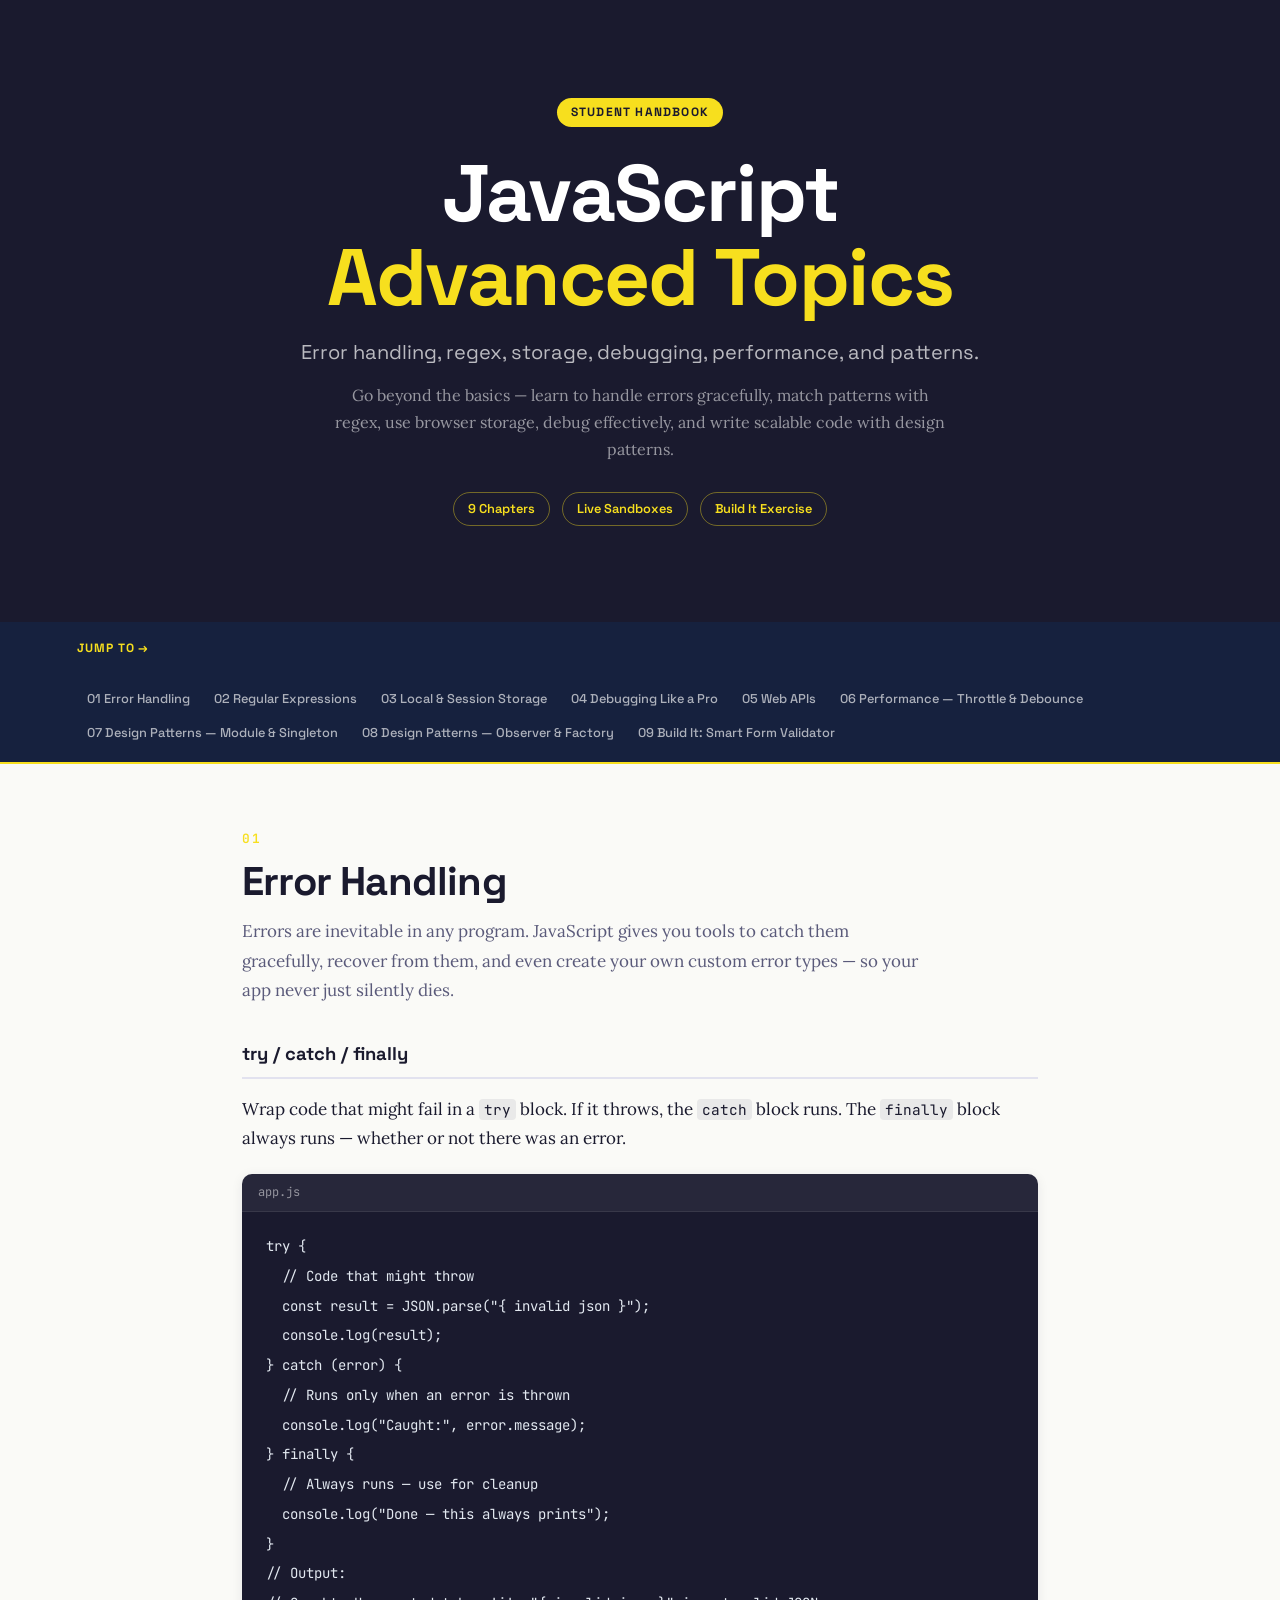
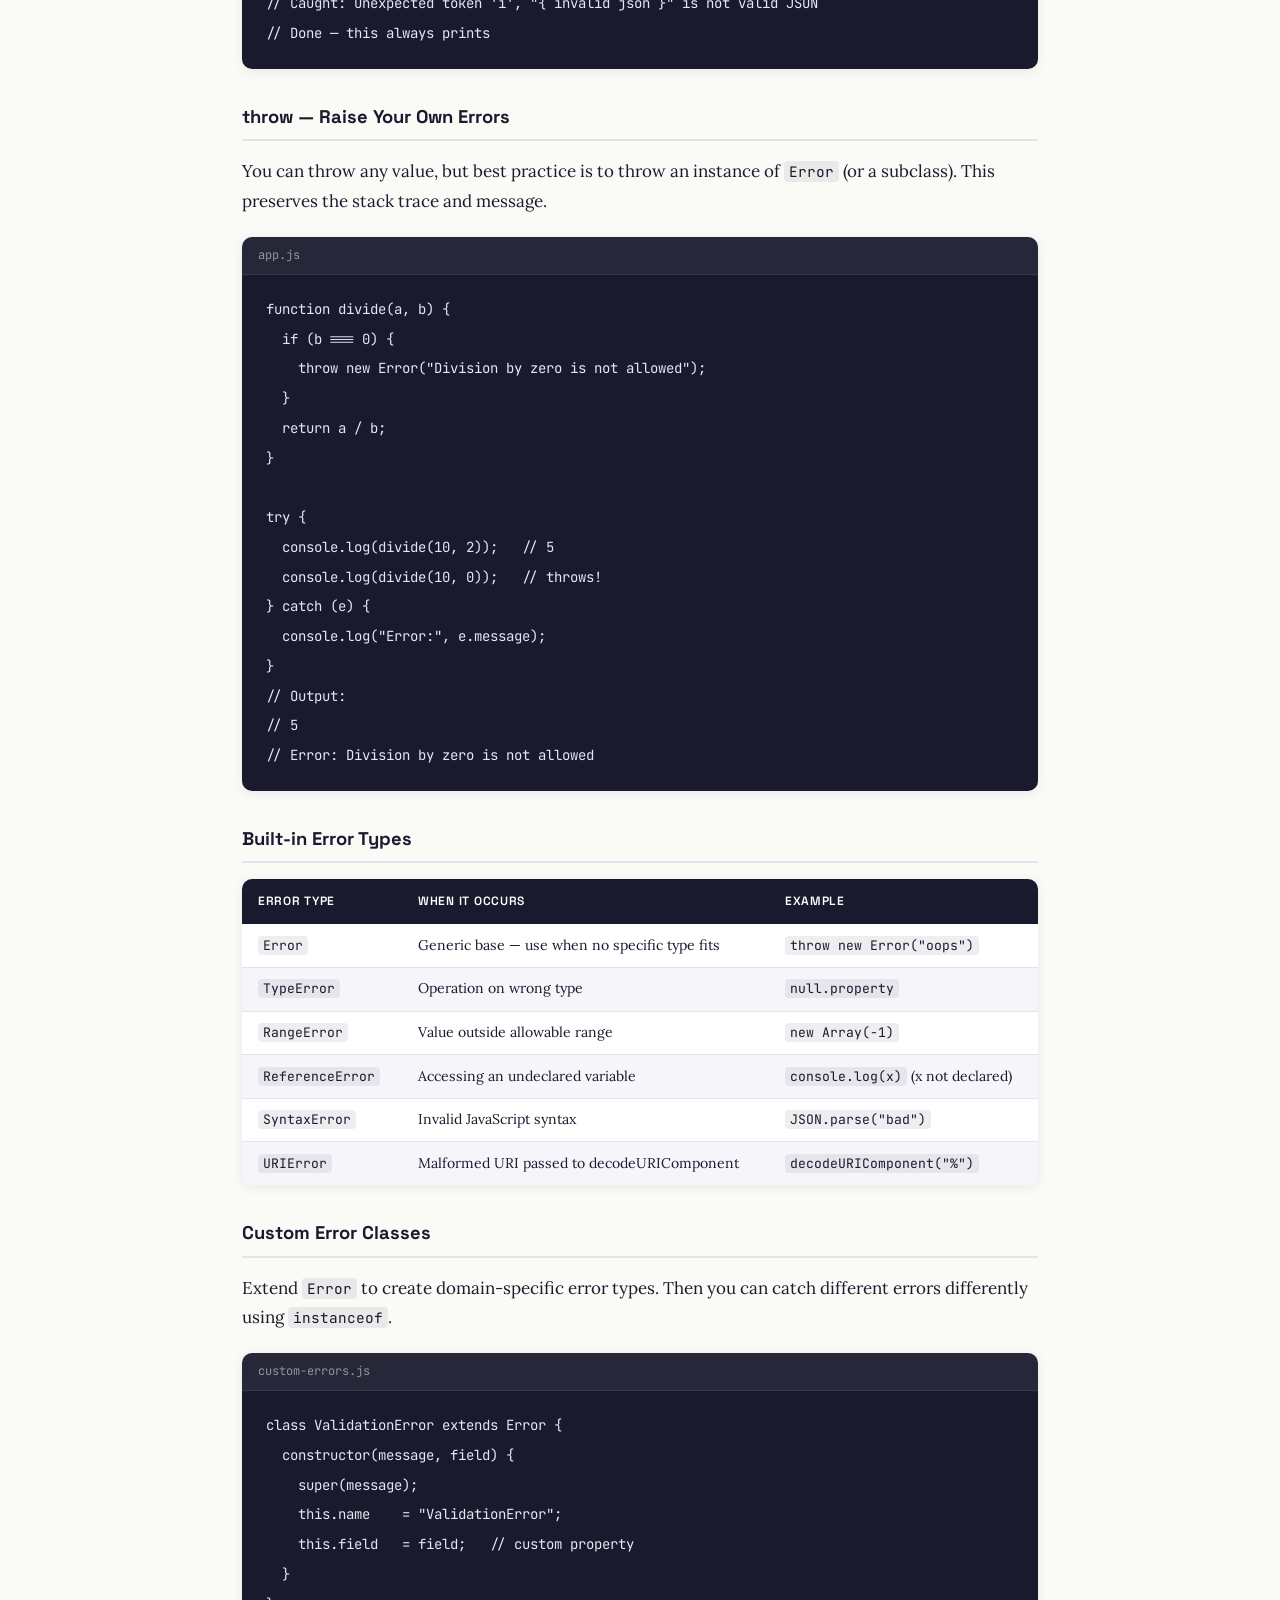
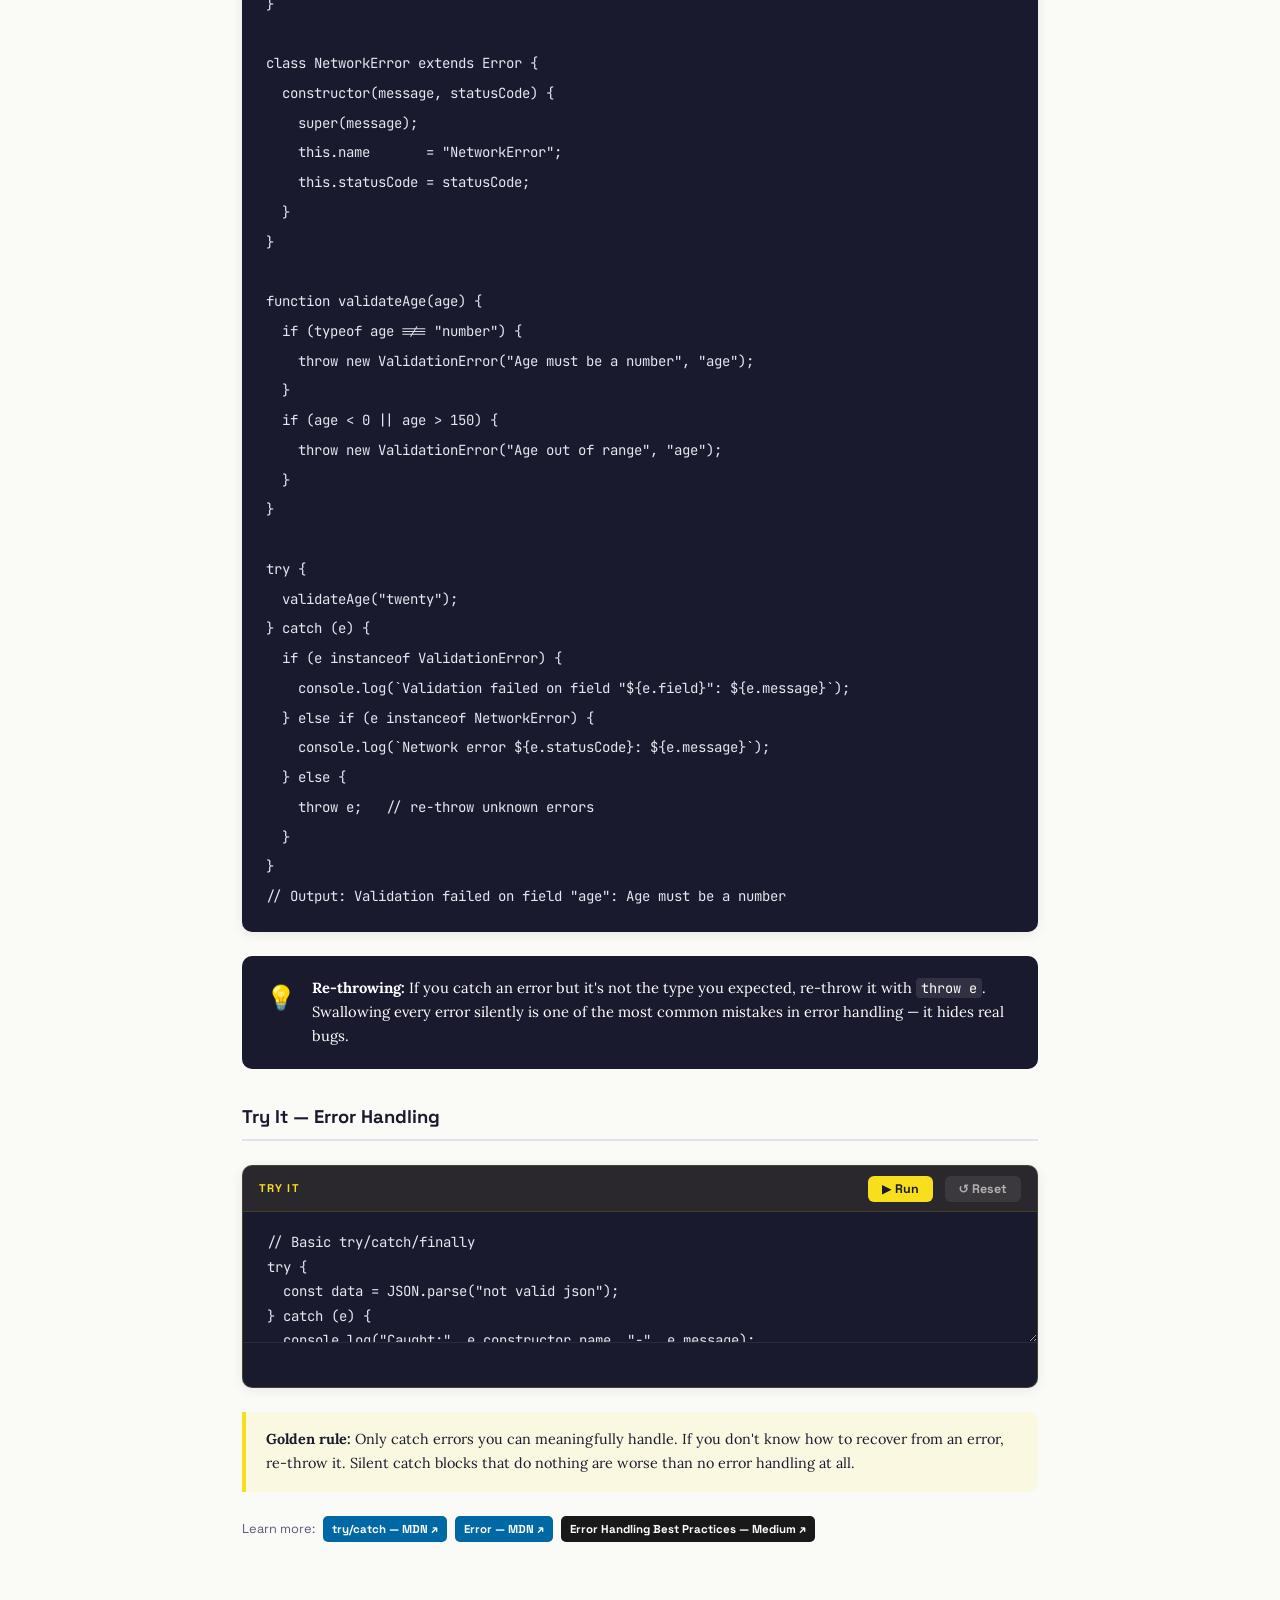
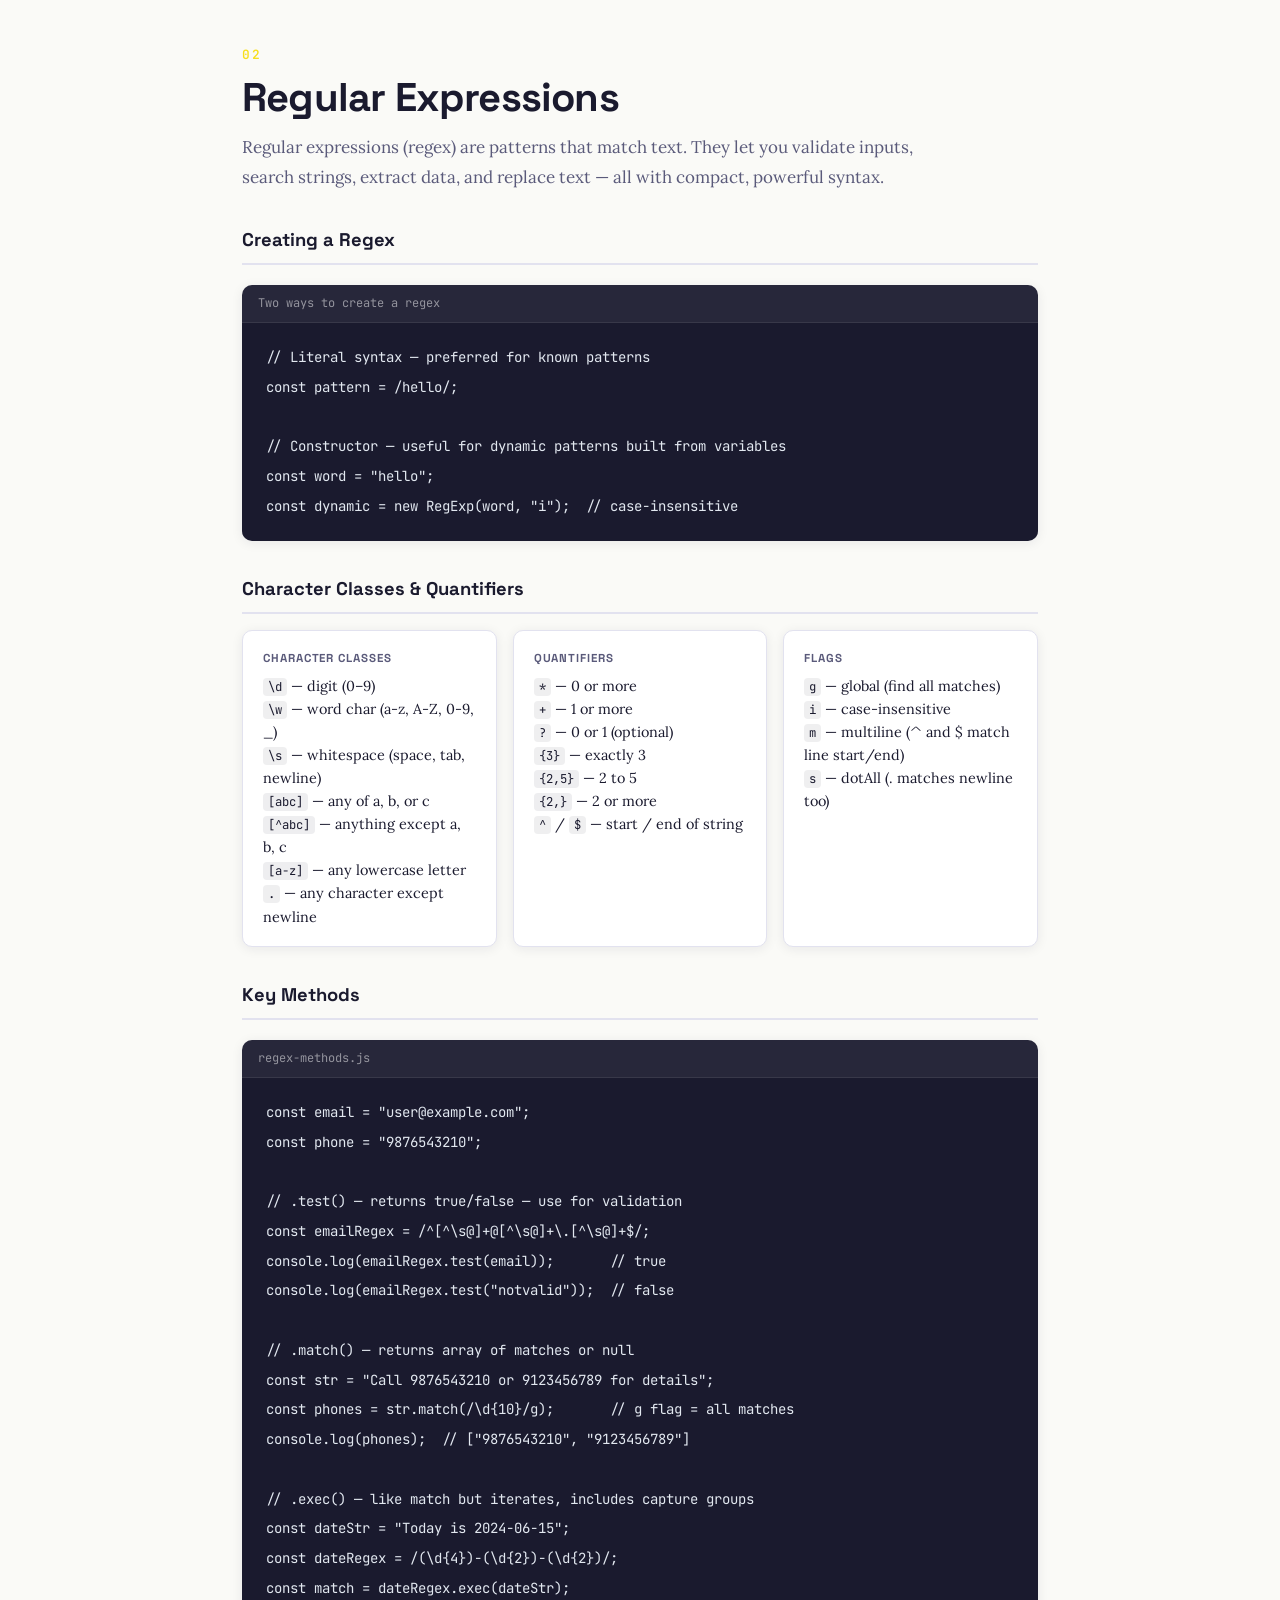
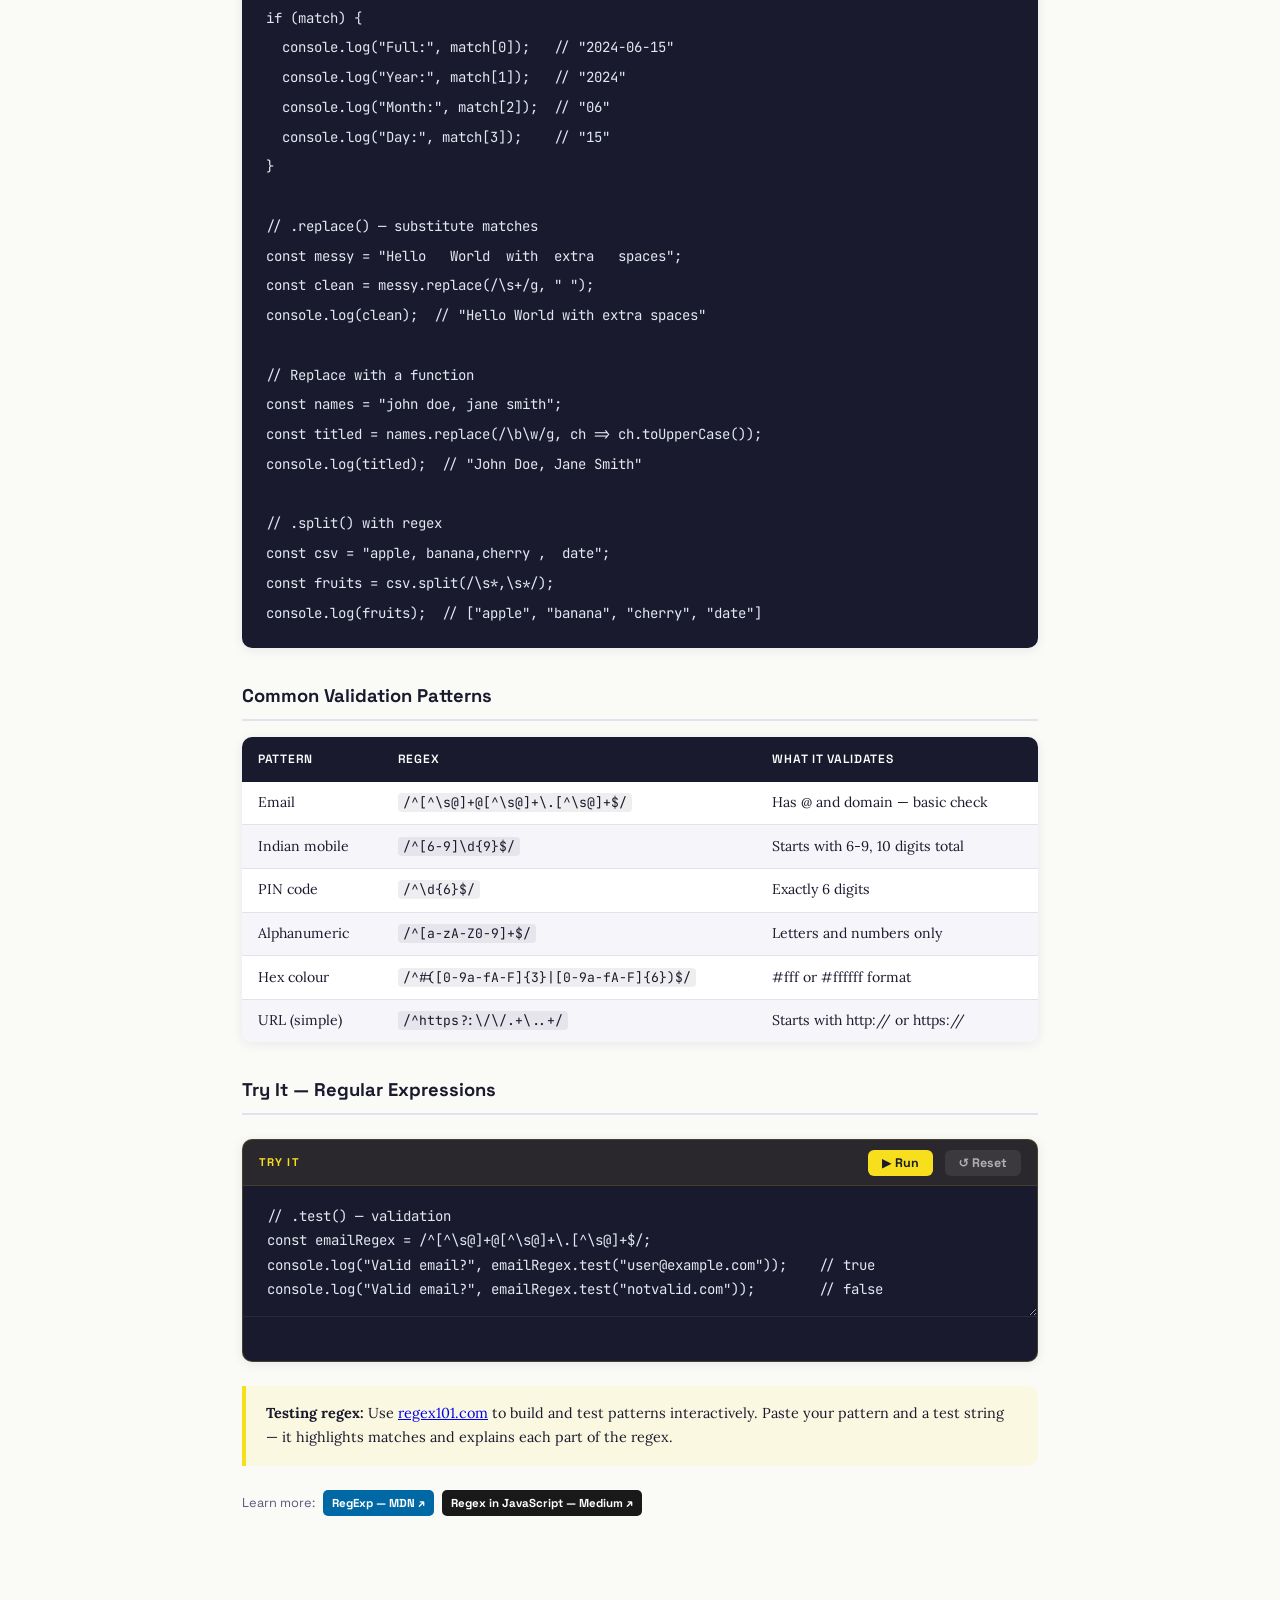
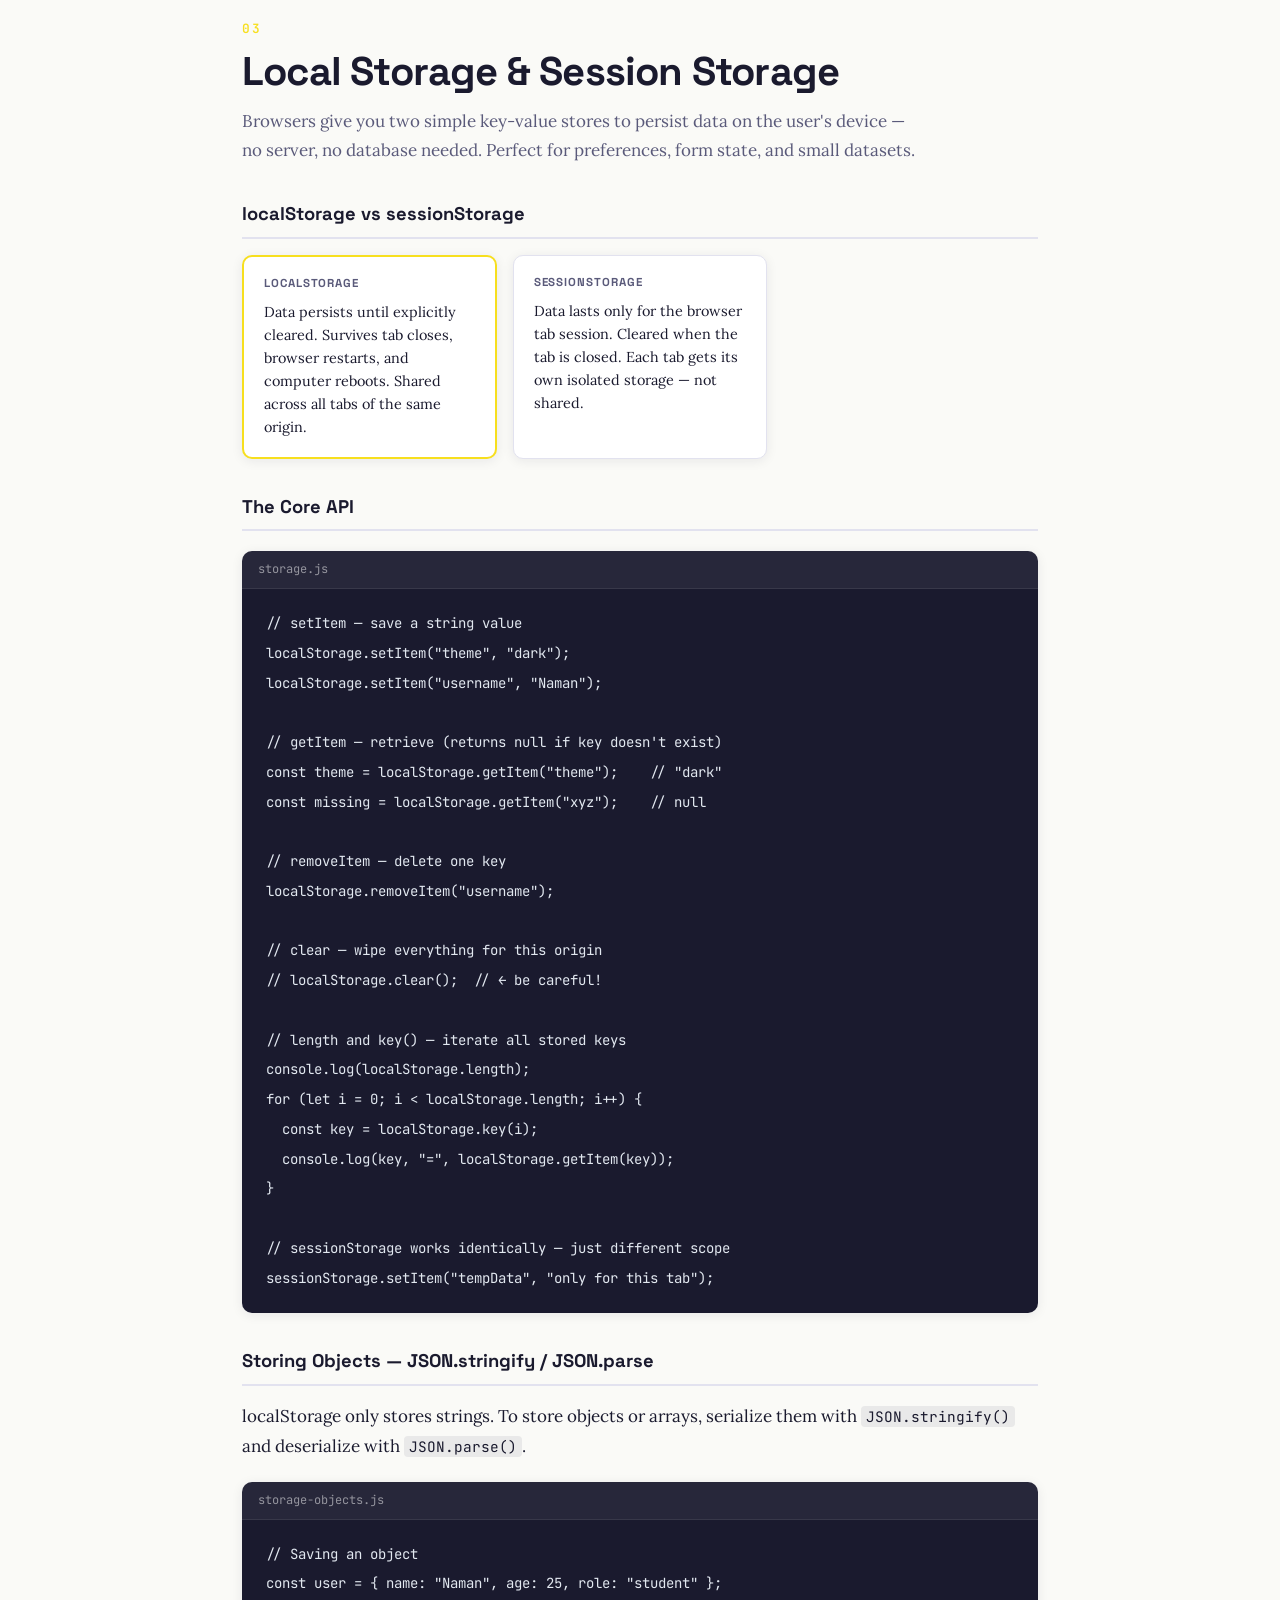
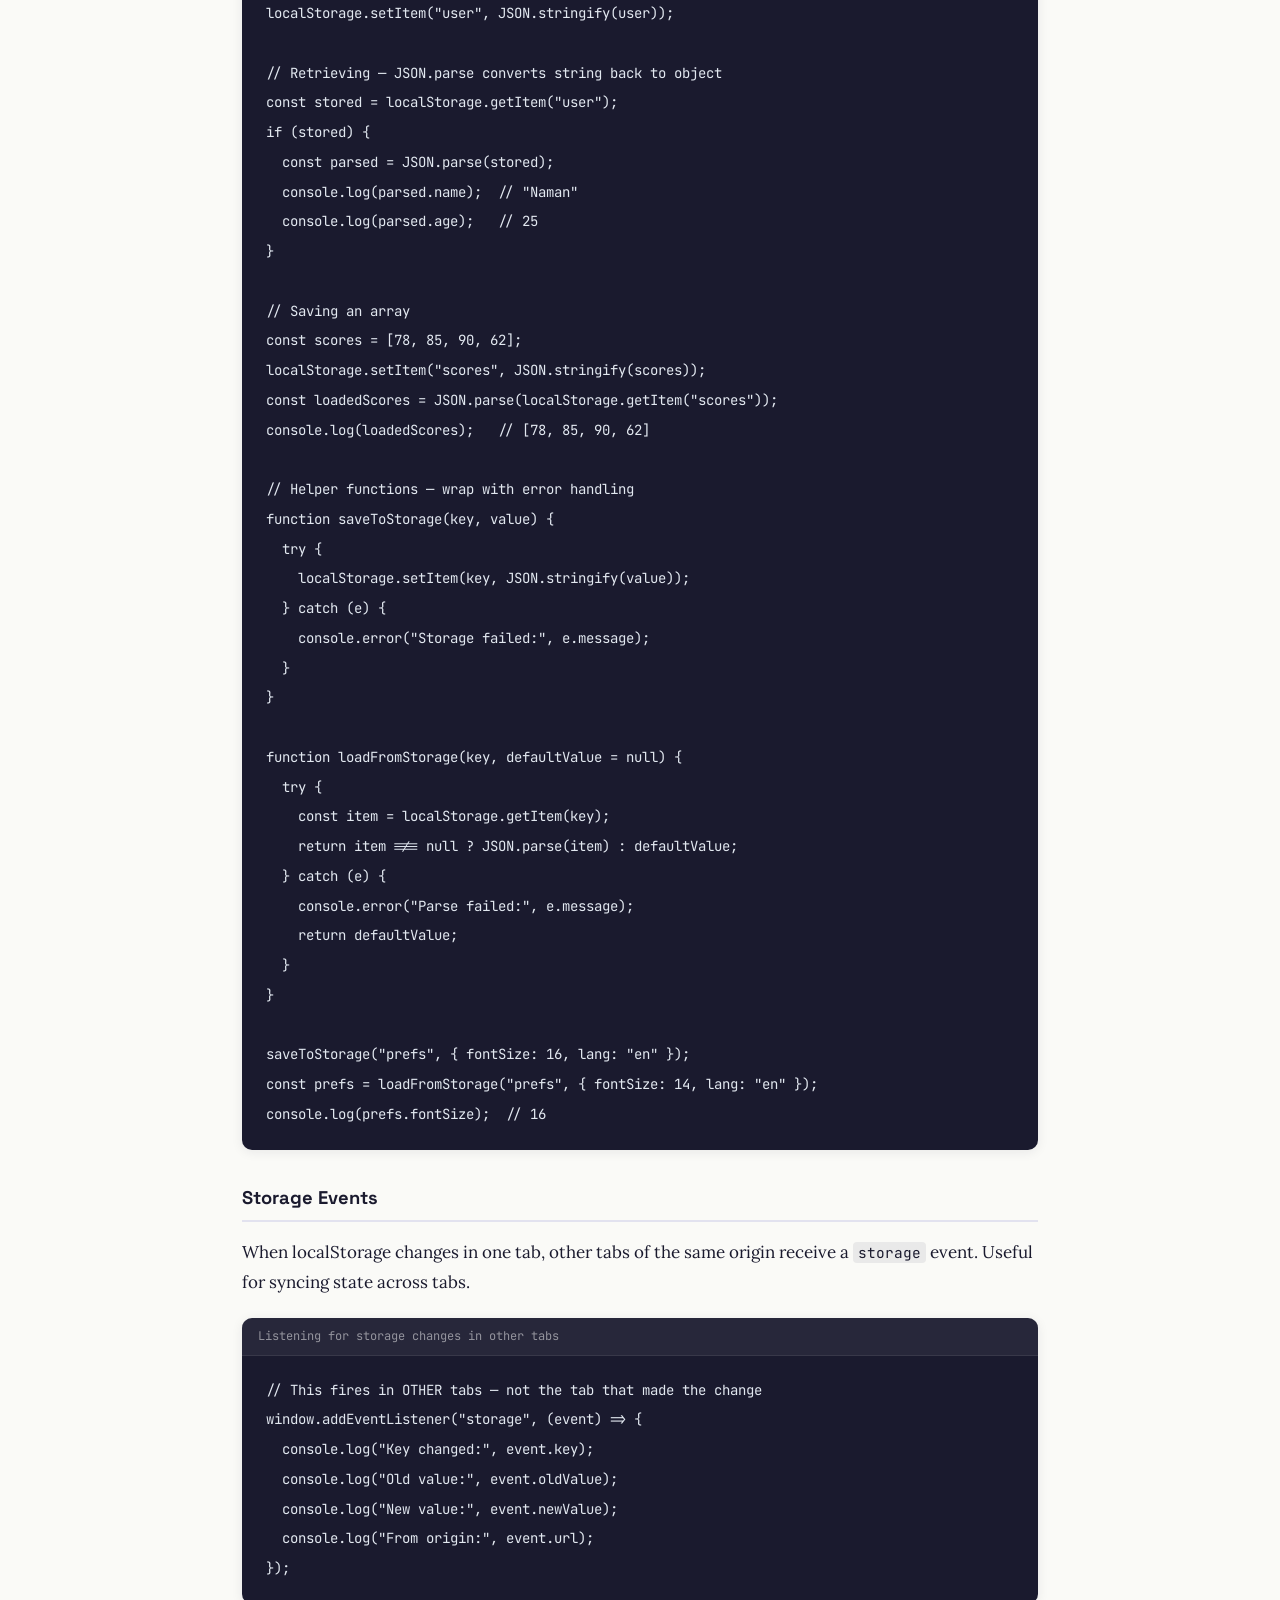
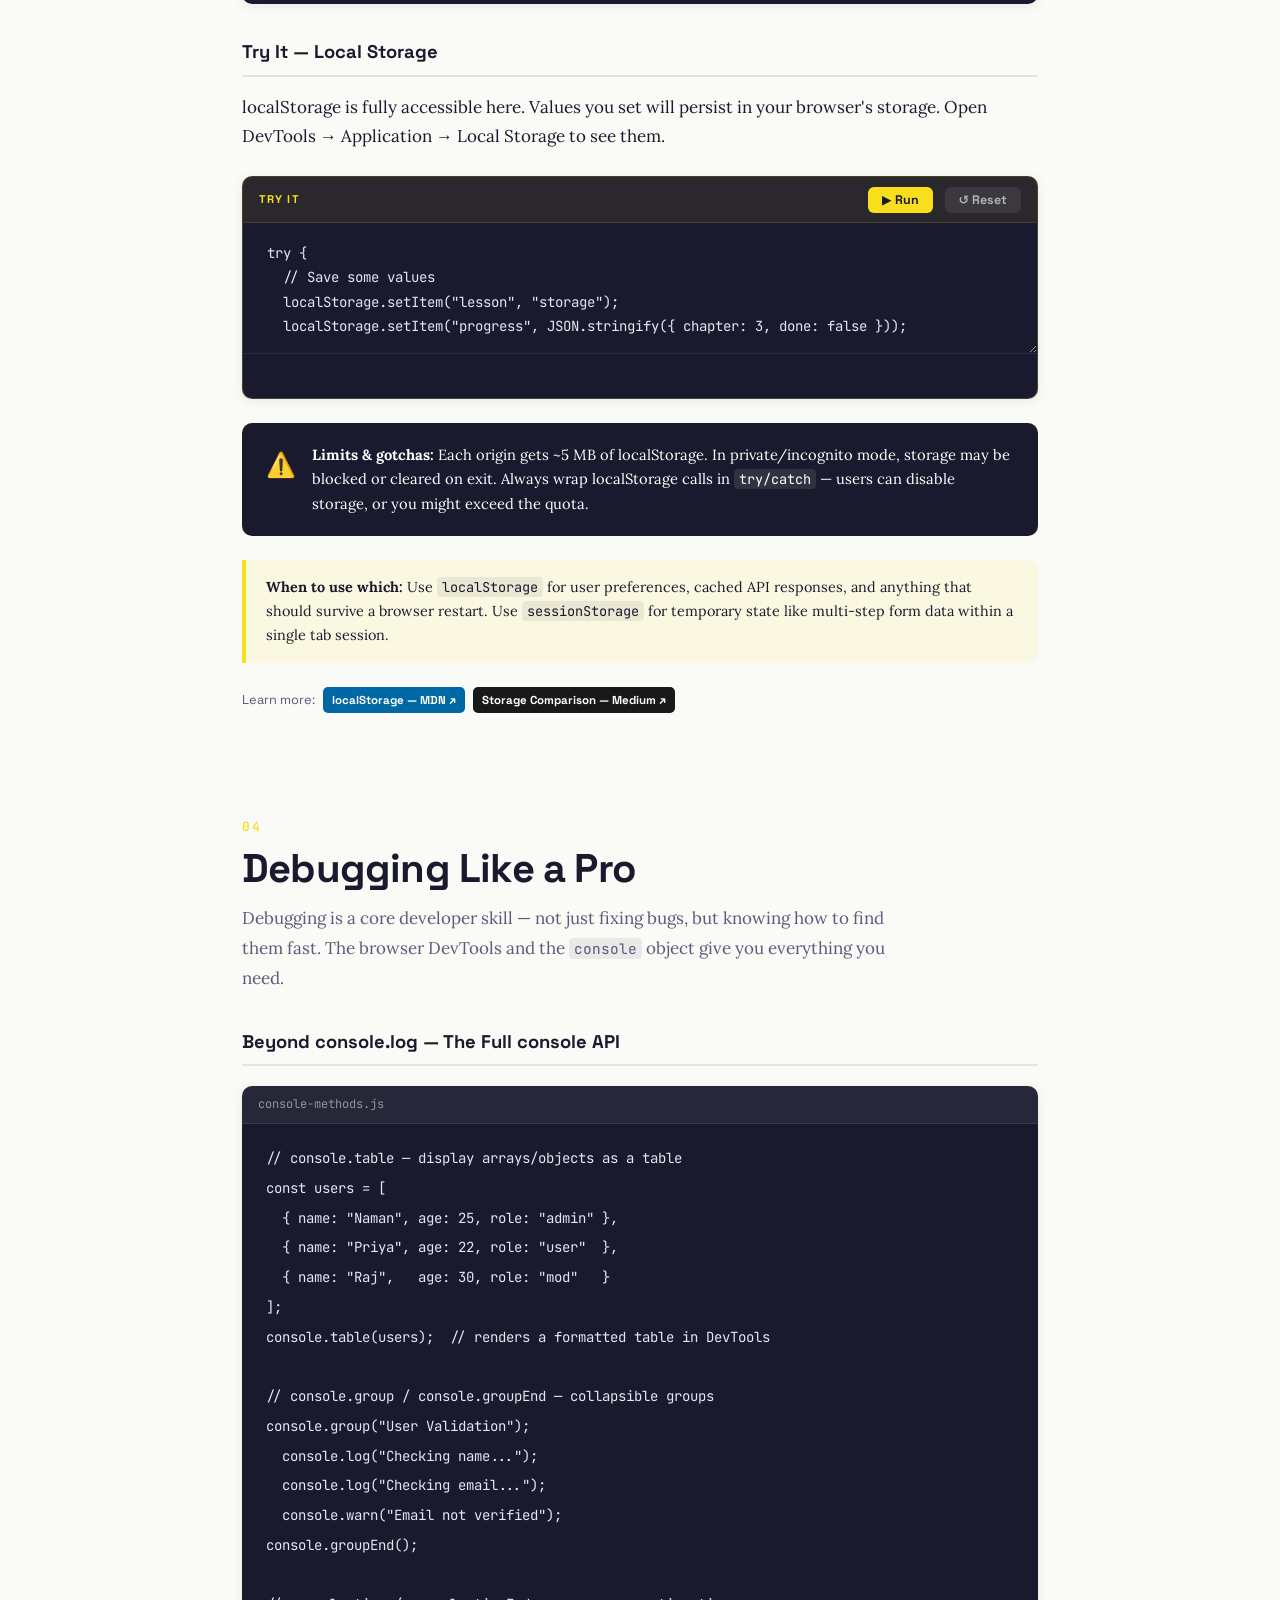
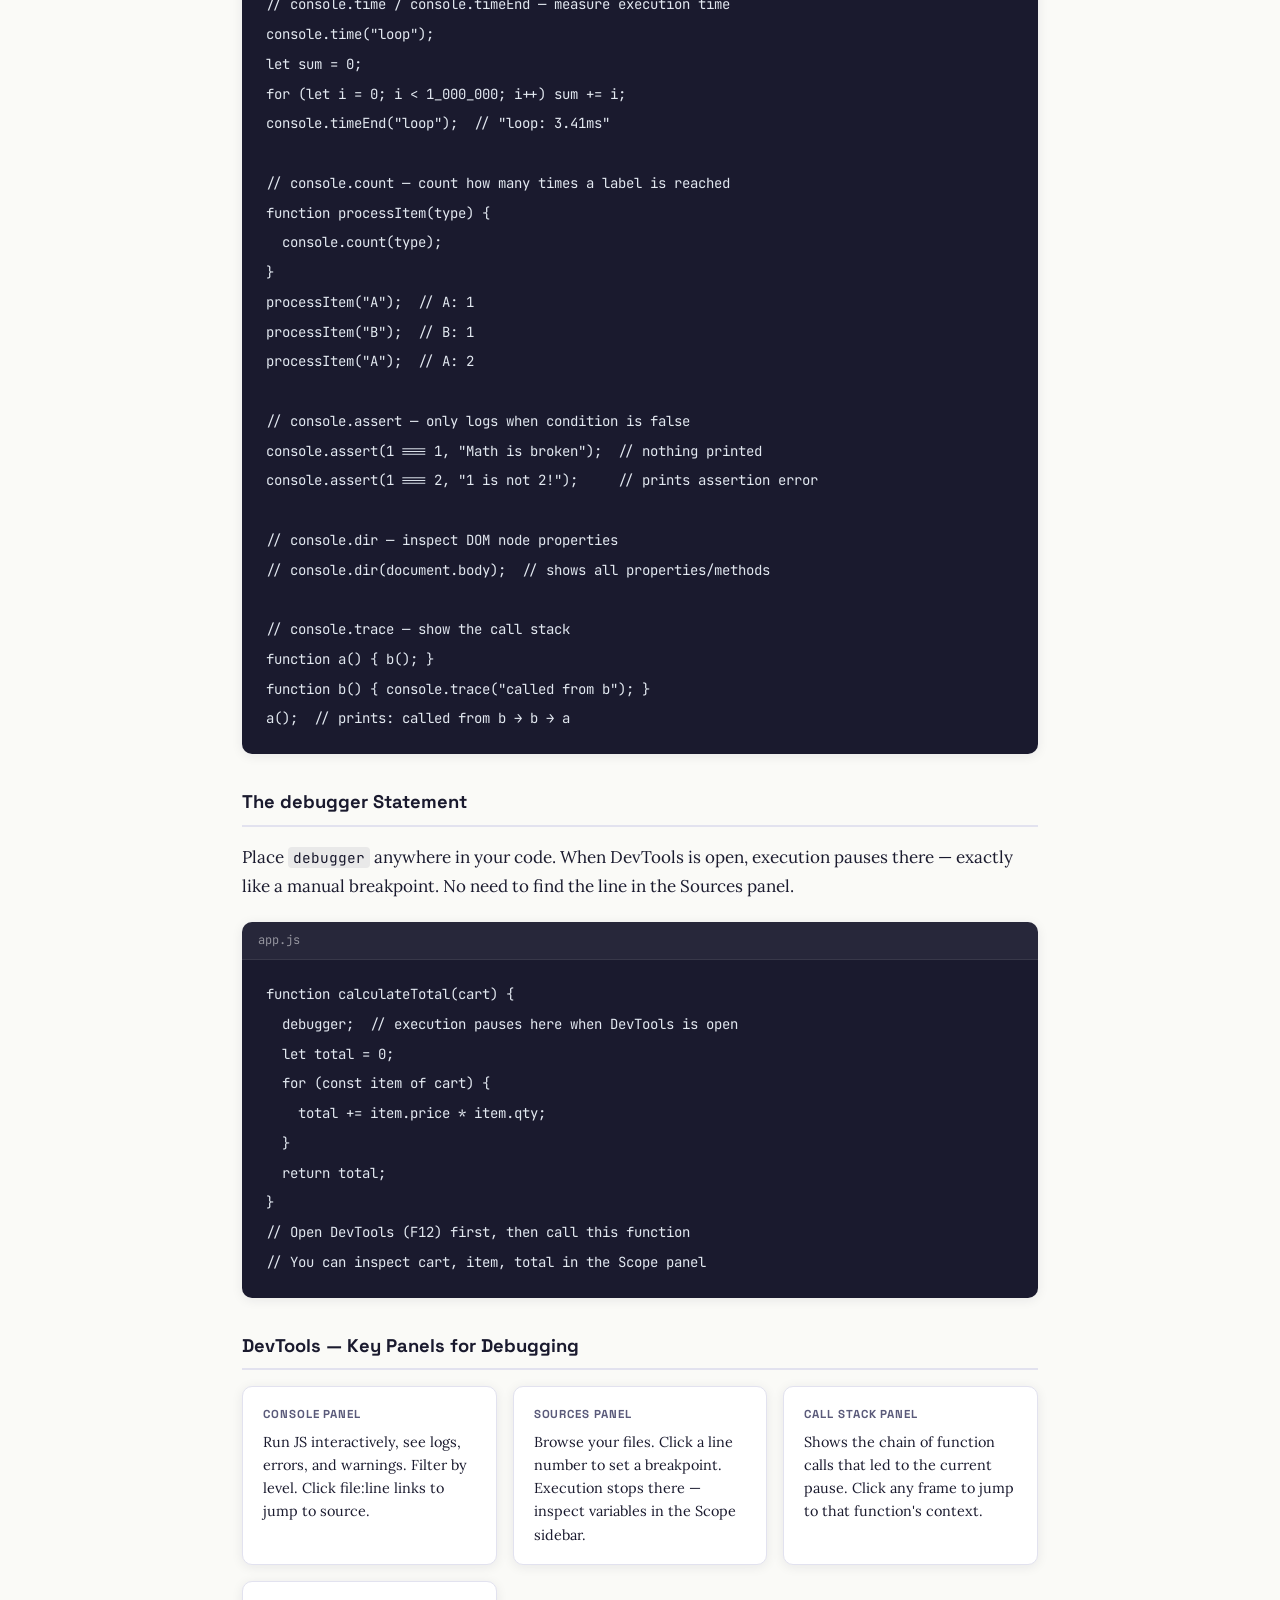
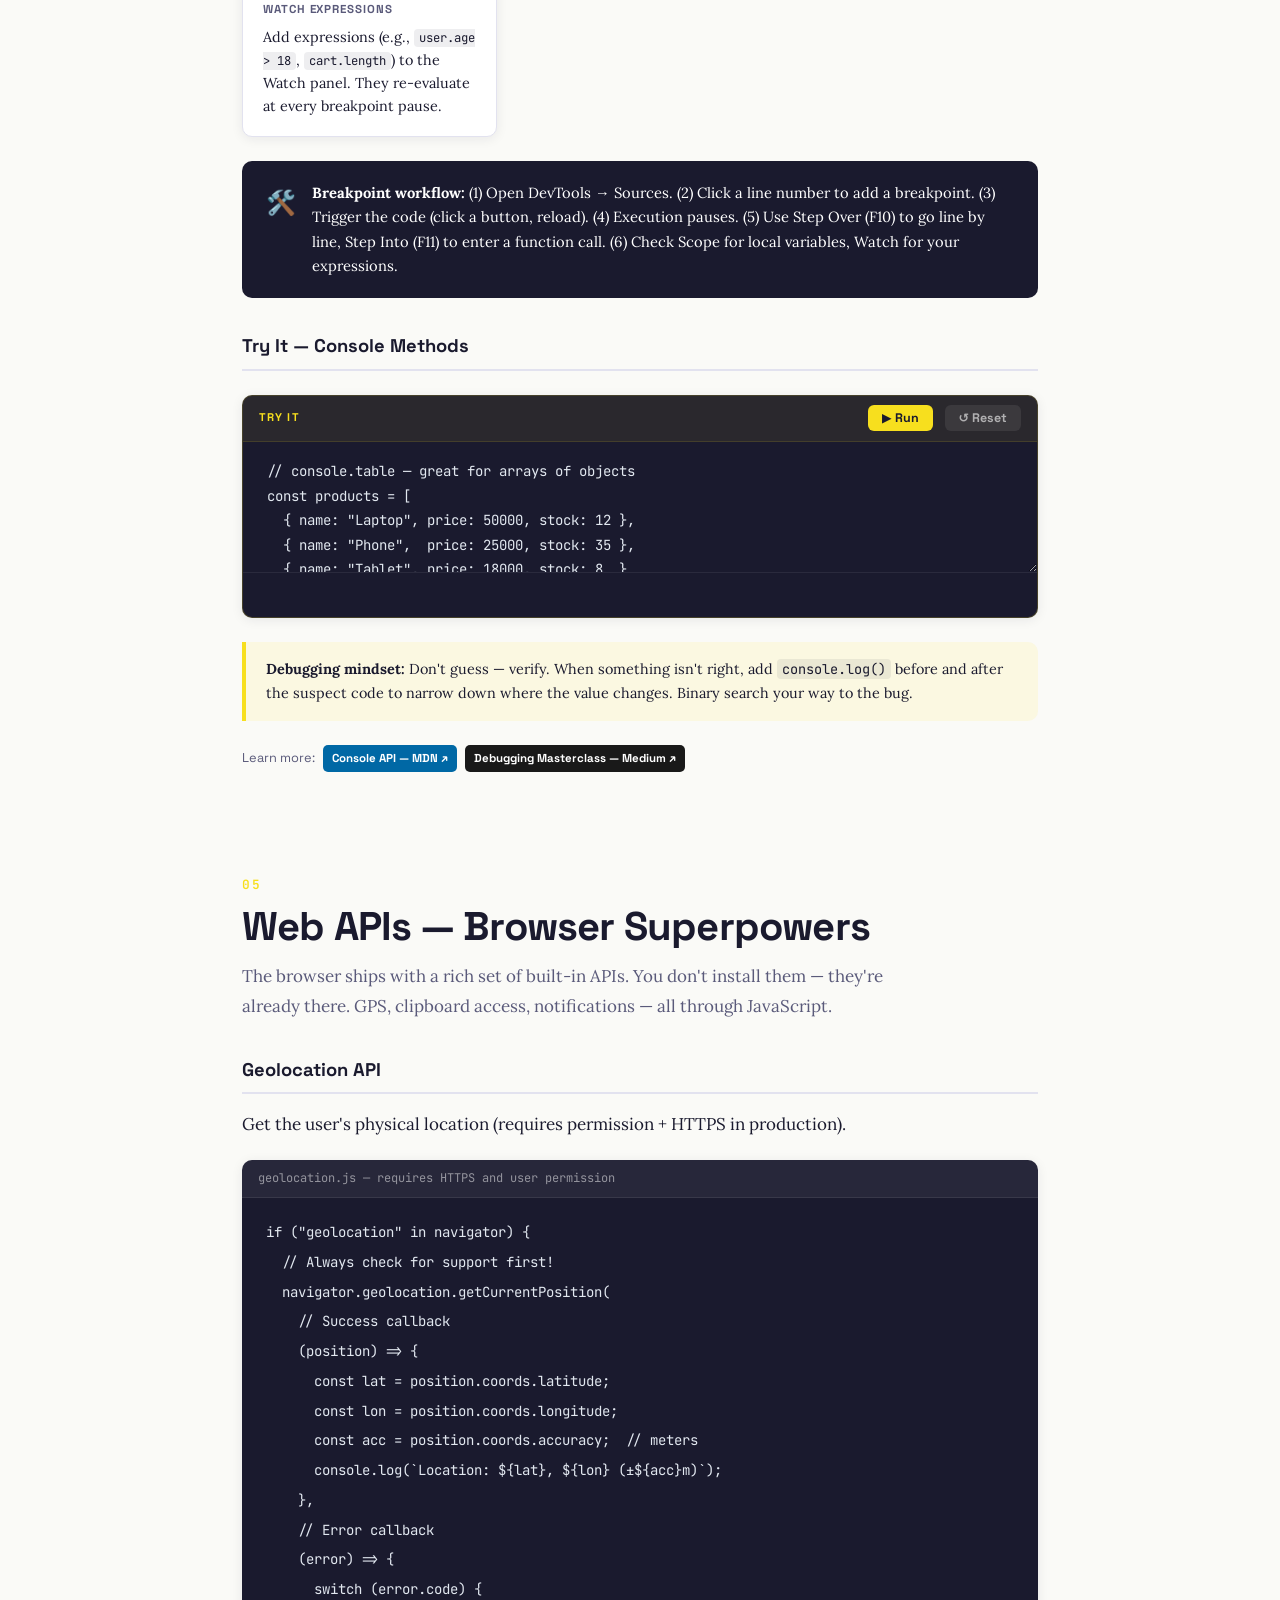
<file: js-advanced/index.html>
<!DOCTYPE html>
<html lang="en">
<head>
  <meta charset="UTF-8" />
  <meta name="viewport" content="width=device-width, initial-scale=1.0" />
  <meta name="description" content="JavaScript Advanced Topics — error handling, regex, storage, debugging, performance, and design patterns. Interactive sandbox on every chapter." />
  <title>JavaScript Advanced Topics — Student Handbook</title>
  <link rel="preconnect" href="https://fonts.googleapis.com" />
  <link rel="preconnect" href="https://fonts.gstatic.com" crossorigin />
  <link href="https://fonts.googleapis.com/css2?family=Space+Grotesk:wght@400;500;600;700;800&family=JetBrains+Mono:ital,wght@0,400;0,600;1,400&family=Lora:ital,wght@0,400;0,600;1,400&display=swap" rel="stylesheet" />
  <link rel="stylesheet" href="styles.css" />
</head>
<body>

  <!-- ============================================================
       HEADER
  ============================================================ -->
  <header class="site-header">
    <div class="header-badge">Student Handbook</div>
    <h1 class="hero-title">JavaScript<br><span class="hero-accent">Advanced Topics</span></h1>
    <p class="hero-sub">Error handling, regex, storage, debugging, performance, and patterns.</p>
    <p class="hero-desc">Go beyond the basics — learn to handle errors gracefully, match patterns with regex, use browser storage, debug effectively, and write scalable code with design patterns.</p>
    <div class="hero-pills">
      <span class="pill">9 Chapters</span>
      <span class="pill">Live Sandboxes</span>
      <span class="pill">Build It Exercise</span>
    </div>
  </header>

  <!-- ============================================================
       TABLE OF CONTENTS
  ============================================================ -->
  <nav class="toc" aria-label="Table of Contents">
    <span class="toc-label">Jump to →</span>
    <ul class="toc-list">
      <li><a href="#error-handling">01 Error Handling</a></li>
      <li><a href="#regex">02 Regular Expressions</a></li>
      <li><a href="#storage">03 Local &amp; Session Storage</a></li>
      <li><a href="#debugging">04 Debugging Like a Pro</a></li>
      <li><a href="#web-apis">05 Web APIs</a></li>
      <li><a href="#performance">06 Performance — Throttle &amp; Debounce</a></li>
      <li><a href="#patterns-module">07 Design Patterns — Module &amp; Singleton</a></li>
      <li><a href="#patterns-observer">08 Design Patterns — Observer &amp; Factory</a></li>
      <li><a href="#smart-form">09 Build It: Smart Form Validator</a></li>
    </ul>
  </nav>

  <main class="main-content">

    <!-- ══════════════════════════════
         01 · ERROR HANDLING
    ══════════════════════════════ -->
    <section id="error-handling" class="chapter">
      <div class="ch-num">01</div>
      <h2 class="ch-title">Error Handling</h2>
      <p class="ch-intro">Errors are inevitable in any program. JavaScript gives you tools to catch them gracefully, recover from them, and even create your own custom error types — so your app never just silently dies.</p>

      <h3 class="sub-heading">try / catch / finally</h3>
      <p style="margin-bottom:1rem;">Wrap code that might fail in a <code>try</code> block. If it throws, the <code>catch</code> block runs. The <code>finally</code> block always runs — whether or not there was an error.</p>
      <div class="code-block">
        <div class="code-header">app.js</div>
        <pre><code>try {
  // Code that might throw
  const result = JSON.parse("{ invalid json }");
  console.log(result);
} catch (error) {
  // Runs only when an error is thrown
  console.log("Caught:", error.message);
} finally {
  // Always runs — use for cleanup
  console.log("Done — this always prints");
}
// Output:
// Caught: Unexpected token 'i', "{ invalid json }" is not valid JSON
// Done — this always prints</code></pre>
      </div>

      <h3 class="sub-heading">throw — Raise Your Own Errors</h3>
      <p style="margin-bottom:1rem;">You can throw any value, but best practice is to throw an instance of <code>Error</code> (or a subclass). This preserves the stack trace and message.</p>
      <div class="code-block">
        <div class="code-header">app.js</div>
        <pre><code>function divide(a, b) {
  if (b === 0) {
    throw new Error("Division by zero is not allowed");
  }
  return a / b;
}

try {
  console.log(divide(10, 2));   // 5
  console.log(divide(10, 0));   // throws!
} catch (e) {
  console.log("Error:", e.message);
}
// Output:
// 5
// Error: Division by zero is not allowed</code></pre>
      </div>

      <h3 class="sub-heading">Built-in Error Types</h3>
      <table class="ref-table">
        <thead>
          <tr><th>Error Type</th><th>When it occurs</th><th>Example</th></tr>
        </thead>
        <tbody>
          <tr>
            <td><code>Error</code></td>
            <td>Generic base — use when no specific type fits</td>
            <td><code>throw new Error("oops")</code></td>
          </tr>
          <tr>
            <td><code>TypeError</code></td>
            <td>Operation on wrong type</td>
            <td><code>null.property</code></td>
          </tr>
          <tr>
            <td><code>RangeError</code></td>
            <td>Value outside allowable range</td>
            <td><code>new Array(-1)</code></td>
          </tr>
          <tr>
            <td><code>ReferenceError</code></td>
            <td>Accessing an undeclared variable</td>
            <td><code>console.log(x)</code> (x not declared)</td>
          </tr>
          <tr>
            <td><code>SyntaxError</code></td>
            <td>Invalid JavaScript syntax</td>
            <td><code>JSON.parse("bad")</code></td>
          </tr>
          <tr>
            <td><code>URIError</code></td>
            <td>Malformed URI passed to decodeURIComponent</td>
            <td><code>decodeURIComponent("%")</code></td>
          </tr>
        </tbody>
      </table>

      <h3 class="sub-heading">Custom Error Classes</h3>
      <p style="margin-bottom:1rem;">Extend <code>Error</code> to create domain-specific error types. Then you can catch different errors differently using <code>instanceof</code>.</p>
      <div class="code-block">
        <div class="code-header">custom-errors.js</div>
        <pre><code>class ValidationError extends Error {
  constructor(message, field) {
    super(message);
    this.name    = "ValidationError";
    this.field   = field;   // custom property
  }
}

class NetworkError extends Error {
  constructor(message, statusCode) {
    super(message);
    this.name       = "NetworkError";
    this.statusCode = statusCode;
  }
}

function validateAge(age) {
  if (typeof age !== "number") {
    throw new ValidationError("Age must be a number", "age");
  }
  if (age < 0 || age > 150) {
    throw new ValidationError("Age out of range", "age");
  }
}

try {
  validateAge("twenty");
} catch (e) {
  if (e instanceof ValidationError) {
    console.log(`Validation failed on field "${e.field}": ${e.message}`);
  } else if (e instanceof NetworkError) {
    console.log(`Network error ${e.statusCode}: ${e.message}`);
  } else {
    throw e;   // re-throw unknown errors
  }
}
// Output: Validation failed on field "age": Age must be a number</code></pre>
      </div>

      <div class="insight-box">
        <div class="insight-icon">💡</div>
        <div class="insight-content">
          <p><strong>Re-throwing:</strong> If you catch an error but it's not the type you expected, re-throw it with <code>throw e</code>. Swallowing every error silently is one of the most common mistakes in error handling — it hides real bugs.</p>
        </div>
      </div>

      <h3 class="sub-heading">Try It — Error Handling</h3>
      <div class="sandbox">
        <div class="sandbox-header">
          <span class="sandbox-label">Try it</span>
          <button class="sandbox-run" onclick="runSandbox(this)">▶ Run</button>
          <button class="sandbox-reset" onclick="resetSandbox(this)">↺ Reset</button>
        </div>
        <textarea class="sandbox-code" data-default='// Basic try/catch/finally
try {
  const data = JSON.parse("not valid json");
} catch (e) {
  console.log("Caught:", e.constructor.name, "-", e.message);
} finally {
  console.log("finally always runs");
}

// Custom validation
class ValidationError extends Error {
  constructor(msg, field) {
    super(msg);
    this.name = "ValidationError";
    this.field = field;
  }
}

function validateEmail(email) {
  if (!email.includes("@")) {
    throw new ValidationError("Invalid email address", "email");
  }
  return true;
}

try {
  validateEmail("notanemail");
} catch (e) {
  if (e instanceof ValidationError) {
    console.log(`Field "${e.field}": ${e.message}`);
  }
}

// TypeError example
try {
  null.toString();
} catch (e) {
  console.log(e instanceof TypeError, e.message);
}'
>// Basic try/catch/finally
try {
  const data = JSON.parse("not valid json");
} catch (e) {
  console.log("Caught:", e.constructor.name, "-", e.message);
} finally {
  console.log("finally always runs");
}

// Custom validation
class ValidationError extends Error {
  constructor(msg, field) {
    super(msg);
    this.name = "ValidationError";
    this.field = field;
  }
}

function validateEmail(email) {
  if (!email.includes("@")) {
    throw new ValidationError("Invalid email address", "email");
  }
  return true;
}

try {
  validateEmail("notanemail");
} catch (e) {
  if (e instanceof ValidationError) {
    console.log(`Field "${e.field}": ${e.message}`);
  }
}

// TypeError example
try {
  null.toString();
} catch (e) {
  console.log(e instanceof TypeError, e.message);
}</textarea>
        <div class="sandbox-divider"></div>
        <div class="sandbox-output"></div>
      </div>

      <div class="tip-box">
        <strong>Golden rule:</strong> Only catch errors you can meaningfully handle. If you don't know how to recover from an error, re-throw it. Silent catch blocks that do nothing are worse than no error handling at all.
      </div>

      <div class="ref-links">
        <span class="ref-links-label">Learn more:</span>
        <a class="ref-link ref-link-mdn" href="https://developer.mozilla.org/en-US/docs/Web/JavaScript/Reference/Statements/try...catch" target="_blank" rel="noopener">try/catch — MDN ↗</a>
        <a class="ref-link ref-link-mdn" href="https://developer.mozilla.org/en-US/docs/Web/JavaScript/Reference/Global_Objects/Error" target="_blank" rel="noopener">Error — MDN ↗</a>
        <a class="ref-link ref-link-medium" href="https://medium.com/javascript-in-plain-english/javascript-error-handling-best-practices-1e10fbd06a26" target="_blank" rel="noopener">Error Handling Best Practices — Medium ↗</a>
      </div>
    </section>

    <!-- ══════════════════════════════
         02 · REGULAR EXPRESSIONS
    ══════════════════════════════ -->
    <section id="regex" class="chapter">
      <div class="ch-num">02</div>
      <h2 class="ch-title">Regular Expressions</h2>
      <p class="ch-intro">Regular expressions (regex) are patterns that match text. They let you validate inputs, search strings, extract data, and replace text — all with compact, powerful syntax.</p>

      <h3 class="sub-heading">Creating a Regex</h3>
      <div class="code-block">
        <div class="code-header">Two ways to create a regex</div>
        <pre><code>// Literal syntax — preferred for known patterns
const pattern = /hello/;

// Constructor — useful for dynamic patterns built from variables
const word = "hello";
const dynamic = new RegExp(word, "i");  // case-insensitive</code></pre>
      </div>

      <h3 class="sub-heading">Character Classes &amp; Quantifiers</h3>
      <div class="card-row">
        <div class="card">
          <div class="card-tag">Character Classes</div>
          <p><code>\d</code> — digit (0–9)<br>
          <code>\w</code> — word char (a-z, A-Z, 0-9, _)<br>
          <code>\s</code> — whitespace (space, tab, newline)<br>
          <code>[abc]</code> — any of a, b, or c<br>
          <code>[^abc]</code> — anything except a, b, c<br>
          <code>[a-z]</code> — any lowercase letter<br>
          <code>.</code> — any character except newline</p>
        </div>
        <div class="card">
          <div class="card-tag">Quantifiers</div>
          <p><code>*</code> — 0 or more<br>
          <code>+</code> — 1 or more<br>
          <code>?</code> — 0 or 1 (optional)<br>
          <code>{3}</code> — exactly 3<br>
          <code>{2,5}</code> — 2 to 5<br>
          <code>{2,}</code> — 2 or more<br>
          <code>^</code> / <code>$</code> — start / end of string</p>
        </div>
        <div class="card">
          <div class="card-tag">Flags</div>
          <p><code>g</code> — global (find all matches)<br>
          <code>i</code> — case-insensitive<br>
          <code>m</code> — multiline (^ and $ match line start/end)<br>
          <code>s</code> — dotAll (. matches newline too)</p>
        </div>
      </div>

      <h3 class="sub-heading">Key Methods</h3>
      <div class="code-block">
        <div class="code-header">regex-methods.js</div>
        <pre><code>const email = "user@example.com";
const phone = "9876543210";

// .test() — returns true/false — use for validation
const emailRegex = /^[^\s@]+@[^\s@]+\.[^\s@]+$/;
console.log(emailRegex.test(email));       // true
console.log(emailRegex.test("notvalid"));  // false

// .match() — returns array of matches or null
const str = "Call 9876543210 or 9123456789 for details";
const phones = str.match(/\d{10}/g);       // g flag = all matches
console.log(phones);  // ["9876543210", "9123456789"]

// .exec() — like match but iterates, includes capture groups
const dateStr = "Today is 2024-06-15";
const dateRegex = /(\d{4})-(\d{2})-(\d{2})/;
const match = dateRegex.exec(dateStr);
if (match) {
  console.log("Full:", match[0]);   // "2024-06-15"
  console.log("Year:", match[1]);   // "2024"
  console.log("Month:", match[2]);  // "06"
  console.log("Day:", match[3]);    // "15"
}

// .replace() — substitute matches
const messy = "Hello   World  with  extra   spaces";
const clean = messy.replace(/\s+/g, " ");
console.log(clean);  // "Hello World with extra spaces"

// Replace with a function
const names = "john doe, jane smith";
const titled = names.replace(/\b\w/g, ch => ch.toUpperCase());
console.log(titled);  // "John Doe, Jane Smith"

// .split() with regex
const csv = "apple, banana,cherry ,  date";
const fruits = csv.split(/\s*,\s*/);
console.log(fruits);  // ["apple", "banana", "cherry", "date"]</code></pre>
      </div>

      <h3 class="sub-heading">Common Validation Patterns</h3>
      <table class="ref-table">
        <thead>
          <tr><th>Pattern</th><th>Regex</th><th>What it validates</th></tr>
        </thead>
        <tbody>
          <tr>
            <td>Email</td>
            <td><code>/^[^\s@]+@[^\s@]+\.[^\s@]+$/</code></td>
            <td>Has @ and domain — basic check</td>
          </tr>
          <tr>
            <td>Indian mobile</td>
            <td><code>/^[6-9]\d{9}$/</code></td>
            <td>Starts with 6-9, 10 digits total</td>
          </tr>
          <tr>
            <td>PIN code</td>
            <td><code>/^\d{6}$/</code></td>
            <td>Exactly 6 digits</td>
          </tr>
          <tr>
            <td>Alphanumeric</td>
            <td><code>/^[a-zA-Z0-9]+$/</code></td>
            <td>Letters and numbers only</td>
          </tr>
          <tr>
            <td>Hex colour</td>
            <td><code>/^#([0-9a-fA-F]{3}|[0-9a-fA-F]{6})$/</code></td>
            <td>#fff or #ffffff format</td>
          </tr>
          <tr>
            <td>URL (simple)</td>
            <td><code>/^https?:\/\/.+\..+/</code></td>
            <td>Starts with http:// or https://</td>
          </tr>
        </tbody>
      </table>

      <h3 class="sub-heading">Try It — Regular Expressions</h3>
      <div class="sandbox">
        <div class="sandbox-header">
          <span class="sandbox-label">Try it</span>
          <button class="sandbox-run" onclick="runSandbox(this)">▶ Run</button>
          <button class="sandbox-reset" onclick="resetSandbox(this)">↺ Reset</button>
        </div>
        <textarea class="sandbox-code" data-default='// .test() — validation
const emailRegex = /^[^\s@]+@[^\s@]+\.[^\s@]+$/;
console.log("Valid email?", emailRegex.test("user@example.com"));    // true
console.log("Valid email?", emailRegex.test("notvalid.com"));        // false

// .match() — find all numbers in a string
const text = "Order 42 shipped on June 15, 2024 via route 7";
const numbers = text.match(/\d+/g);
console.log("Numbers found:", numbers);  // ["42", "15", "2024", "7"]

// .replace() — clean whitespace
const messy = "too   many    spaces   here";
console.log(messy.replace(/\s+/g, " "));  // "too many spaces here"

// Capture groups — extract parts of a date
const dateRegex = /(\d{4})-(\d{2})-(\d{2})/;
const m = "2024-06-15".match(dateRegex);
console.log("Year:", m[1], "Month:", m[2], "Day:", m[3]);

// Title case with replace + function
const name = "john doe";
const titled = name.replace(/\b\w/g, c => c.toUpperCase());
console.log(titled); // "John Doe"'
>// .test() — validation
const emailRegex = /^[^\s@]+@[^\s@]+\.[^\s@]+$/;
console.log("Valid email?", emailRegex.test("user@example.com"));    // true
console.log("Valid email?", emailRegex.test("notvalid.com"));        // false

// .match() — find all numbers in a string
const text = "Order 42 shipped on June 15, 2024 via route 7";
const numbers = text.match(/\d+/g);
console.log("Numbers found:", numbers);  // ["42", "15", "2024", "7"]

// .replace() — clean whitespace
const messy = "too   many    spaces   here";
console.log(messy.replace(/\s+/g, " "));  // "too many spaces here"

// Capture groups — extract parts of a date
const dateRegex = /(\d{4})-(\d{2})-(\d{2})/;
const m = "2024-06-15".match(dateRegex);
console.log("Year:", m[1], "Month:", m[2], "Day:", m[3]);

// Title case with replace + function
const name = "john doe";
const titled = name.replace(/\b\w/g, c => c.toUpperCase());
console.log(titled); // "John Doe"</textarea>
        <div class="sandbox-divider"></div>
        <div class="sandbox-output"></div>
      </div>

      <div class="tip-box">
        <strong>Testing regex:</strong> Use <a href="https://regex101.com" target="_blank" rel="noopener">regex101.com</a> to build and test patterns interactively. Paste your pattern and a test string — it highlights matches and explains each part of the regex.
      </div>

      <div class="ref-links">
        <span class="ref-links-label">Learn more:</span>
        <a class="ref-link ref-link-mdn" href="https://developer.mozilla.org/en-US/docs/Web/JavaScript/Reference/Global_Objects/RegExp" target="_blank" rel="noopener">RegExp — MDN ↗</a>
        <a class="ref-link ref-link-medium" href="https://medium.com/better-programming/introduction-to-regex-in-javascript-6ea7bf4e5a08" target="_blank" rel="noopener">Regex in JavaScript — Medium ↗</a>
      </div>
    </section>

    <!-- ══════════════════════════════
         03 · LOCAL STORAGE & SESSION STORAGE
    ══════════════════════════════ -->
    <section id="storage" class="chapter">
      <div class="ch-num">03</div>
      <h2 class="ch-title">Local Storage &amp; Session Storage</h2>
      <p class="ch-intro">Browsers give you two simple key-value stores to persist data on the user's device — no server, no database needed. Perfect for preferences, form state, and small datasets.</p>

      <h3 class="sub-heading">localStorage vs sessionStorage</h3>
      <div class="card-row">
        <div class="card accent-card">
          <div class="card-tag">localStorage</div>
          <p>Data persists until explicitly cleared. Survives tab closes, browser restarts, and computer reboots. Shared across all tabs of the same origin.</p>
        </div>
        <div class="card">
          <div class="card-tag">sessionStorage</div>
          <p>Data lasts only for the browser tab session. Cleared when the tab is closed. Each tab gets its own isolated storage — not shared.</p>
        </div>
      </div>

      <h3 class="sub-heading">The Core API</h3>
      <div class="code-block">
        <div class="code-header">storage.js</div>
        <pre><code>// setItem — save a string value
localStorage.setItem("theme", "dark");
localStorage.setItem("username", "Naman");

// getItem — retrieve (returns null if key doesn't exist)
const theme = localStorage.getItem("theme");    // "dark"
const missing = localStorage.getItem("xyz");    // null

// removeItem — delete one key
localStorage.removeItem("username");

// clear — wipe everything for this origin
// localStorage.clear();  // ← be careful!

// length and key() — iterate all stored keys
console.log(localStorage.length);
for (let i = 0; i < localStorage.length; i++) {
  const key = localStorage.key(i);
  console.log(key, "=", localStorage.getItem(key));
}

// sessionStorage works identically — just different scope
sessionStorage.setItem("tempData", "only for this tab");</code></pre>
      </div>

      <h3 class="sub-heading">Storing Objects — JSON.stringify / JSON.parse</h3>
      <p style="margin-bottom:1rem;">localStorage only stores strings. To store objects or arrays, serialize them with <code>JSON.stringify()</code> and deserialize with <code>JSON.parse()</code>.</p>
      <div class="code-block">
        <div class="code-header">storage-objects.js</div>
        <pre><code>// Saving an object
const user = { name: "Naman", age: 25, role: "student" };
localStorage.setItem("user", JSON.stringify(user));

// Retrieving — JSON.parse converts string back to object
const stored = localStorage.getItem("user");
if (stored) {
  const parsed = JSON.parse(stored);
  console.log(parsed.name);  // "Naman"
  console.log(parsed.age);   // 25
}

// Saving an array
const scores = [78, 85, 90, 62];
localStorage.setItem("scores", JSON.stringify(scores));
const loadedScores = JSON.parse(localStorage.getItem("scores"));
console.log(loadedScores);   // [78, 85, 90, 62]

// Helper functions — wrap with error handling
function saveToStorage(key, value) {
  try {
    localStorage.setItem(key, JSON.stringify(value));
  } catch (e) {
    console.error("Storage failed:", e.message);
  }
}

function loadFromStorage(key, defaultValue = null) {
  try {
    const item = localStorage.getItem(key);
    return item !== null ? JSON.parse(item) : defaultValue;
  } catch (e) {
    console.error("Parse failed:", e.message);
    return defaultValue;
  }
}

saveToStorage("prefs", { fontSize: 16, lang: "en" });
const prefs = loadFromStorage("prefs", { fontSize: 14, lang: "en" });
console.log(prefs.fontSize);  // 16</code></pre>
      </div>

      <h3 class="sub-heading">Storage Events</h3>
      <p style="margin-bottom:1rem;">When localStorage changes in one tab, other tabs of the same origin receive a <code>storage</code> event. Useful for syncing state across tabs.</p>
      <div class="code-block">
        <div class="code-header">Listening for storage changes in other tabs</div>
        <pre><code>// This fires in OTHER tabs — not the tab that made the change
window.addEventListener("storage", (event) => {
  console.log("Key changed:", event.key);
  console.log("Old value:", event.oldValue);
  console.log("New value:", event.newValue);
  console.log("From origin:", event.url);
});</code></pre>
      </div>

      <h3 class="sub-heading">Try It — Local Storage</h3>
      <p style="margin-bottom:0.75rem;">localStorage is fully accessible here. Values you set will persist in your browser's storage. Open DevTools → Application → Local Storage to see them.</p>
      <div class="sandbox">
        <div class="sandbox-header">
          <span class="sandbox-label">Try it</span>
          <button class="sandbox-run" onclick="runSandbox(this)">▶ Run</button>
          <button class="sandbox-reset" onclick="resetSandbox(this)">↺ Reset</button>
        </div>
        <textarea class="sandbox-code" data-default='try {
  // Save some values
  localStorage.setItem("lesson", "storage");
  localStorage.setItem("progress", JSON.stringify({ chapter: 3, done: false }));

  // Retrieve them
  console.log("lesson:", localStorage.getItem("lesson"));

  const prog = JSON.parse(localStorage.getItem("progress"));
  console.log("chapter:", prog.chapter);
  console.log("done:", prog.done);

  // How many keys are stored?
  console.log("Total keys in storage:", localStorage.length);

  // List all keys
  for (let i = 0; i < localStorage.length; i++) {
    console.log(" key[" + i + "]:", localStorage.key(i));
  }

  // Cleanup — remove what we added
  localStorage.removeItem("lesson");
  localStorage.removeItem("progress");
  console.log("Cleaned up. Keys now:", localStorage.length);
} catch (e) {
  console.error("Storage error:", e.message);
}'
>try {
  // Save some values
  localStorage.setItem("lesson", "storage");
  localStorage.setItem("progress", JSON.stringify({ chapter: 3, done: false }));

  // Retrieve them
  console.log("lesson:", localStorage.getItem("lesson"));

  const prog = JSON.parse(localStorage.getItem("progress"));
  console.log("chapter:", prog.chapter);
  console.log("done:", prog.done);

  // How many keys are stored?
  console.log("Total keys in storage:", localStorage.length);

  // List all keys
  for (let i = 0; i < localStorage.length; i++) {
    console.log(" key[" + i + "]:", localStorage.key(i));
  }

  // Cleanup — remove what we added
  localStorage.removeItem("lesson");
  localStorage.removeItem("progress");
  console.log("Cleaned up. Keys now:", localStorage.length);
} catch (e) {
  console.error("Storage error:", e.message);
}</textarea>
        <div class="sandbox-divider"></div>
        <div class="sandbox-output"></div>
      </div>

      <div class="insight-box">
        <div class="insight-icon">⚠️</div>
        <div class="insight-content">
          <p><strong>Limits &amp; gotchas:</strong> Each origin gets ~5 MB of localStorage. In private/incognito mode, storage may be blocked or cleared on exit. Always wrap localStorage calls in <code>try/catch</code> — users can disable storage, or you might exceed the quota.</p>
        </div>
      </div>

      <div class="tip-box">
        <strong>When to use which:</strong> Use <code>localStorage</code> for user preferences, cached API responses, and anything that should survive a browser restart. Use <code>sessionStorage</code> for temporary state like multi-step form data within a single tab session.
      </div>

      <div class="ref-links">
        <span class="ref-links-label">Learn more:</span>
        <a class="ref-link ref-link-mdn" href="https://developer.mozilla.org/en-US/docs/Web/API/Window/localStorage" target="_blank" rel="noopener">localStorage — MDN ↗</a>
        <a class="ref-link ref-link-medium" href="https://medium.com/javascript-in-plain-english/localstorage-vs-sessionstorage-vs-cookie-4a85f1c8e72e" target="_blank" rel="noopener">Storage Comparison — Medium ↗</a>
      </div>
    </section>

    <!-- ══════════════════════════════
         04 · DEBUGGING LIKE A PRO
    ══════════════════════════════ -->
    <section id="debugging" class="chapter">
      <div class="ch-num">04</div>
      <h2 class="ch-title">Debugging Like a Pro</h2>
      <p class="ch-intro">Debugging is a core developer skill — not just fixing bugs, but knowing how to find them fast. The browser DevTools and the <code>console</code> object give you everything you need.</p>

      <h3 class="sub-heading">Beyond console.log — The Full console API</h3>
      <div class="code-block">
        <div class="code-header">console-methods.js</div>
        <pre><code>// console.table — display arrays/objects as a table
const users = [
  { name: "Naman", age: 25, role: "admin" },
  { name: "Priya", age: 22, role: "user"  },
  { name: "Raj",   age: 30, role: "mod"   }
];
console.table(users);  // renders a formatted table in DevTools

// console.group / console.groupEnd — collapsible groups
console.group("User Validation");
  console.log("Checking name...");
  console.log("Checking email...");
  console.warn("Email not verified");
console.groupEnd();

// console.time / console.timeEnd — measure execution time
console.time("loop");
let sum = 0;
for (let i = 0; i < 1_000_000; i++) sum += i;
console.timeEnd("loop");  // "loop: 3.41ms"

// console.count — count how many times a label is reached
function processItem(type) {
  console.count(type);
}
processItem("A");  // A: 1
processItem("B");  // B: 1
processItem("A");  // A: 2

// console.assert — only logs when condition is false
console.assert(1 === 1, "Math is broken");  // nothing printed
console.assert(1 === 2, "1 is not 2!");     // prints assertion error

// console.dir — inspect DOM node properties
// console.dir(document.body);  // shows all properties/methods

// console.trace — show the call stack
function a() { b(); }
function b() { console.trace("called from b"); }
a();  // prints: called from b → b → a</code></pre>
      </div>

      <h3 class="sub-heading">The debugger Statement</h3>
      <p style="margin-bottom:1rem;">Place <code>debugger</code> anywhere in your code. When DevTools is open, execution pauses there — exactly like a manual breakpoint. No need to find the line in the Sources panel.</p>
      <div class="code-block">
        <div class="code-header">app.js</div>
        <pre><code>function calculateTotal(cart) {
  debugger;  // execution pauses here when DevTools is open
  let total = 0;
  for (const item of cart) {
    total += item.price * item.qty;
  }
  return total;
}
// Open DevTools (F12) first, then call this function
// You can inspect cart, item, total in the Scope panel</code></pre>
      </div>

      <h3 class="sub-heading">DevTools — Key Panels for Debugging</h3>
      <div class="card-row">
        <div class="card">
          <div class="card-tag">Console Panel</div>
          <p>Run JS interactively, see logs, errors, and warnings. Filter by level. Click file:line links to jump to source.</p>
        </div>
        <div class="card">
          <div class="card-tag">Sources Panel</div>
          <p>Browse your files. Click a line number to set a breakpoint. Execution stops there — inspect variables in the Scope sidebar.</p>
        </div>
        <div class="card">
          <div class="card-tag">Call Stack Panel</div>
          <p>Shows the chain of function calls that led to the current pause. Click any frame to jump to that function's context.</p>
        </div>
        <div class="card">
          <div class="card-tag">Watch Expressions</div>
          <p>Add expressions (e.g., <code>user.age > 18</code>, <code>cart.length</code>) to the Watch panel. They re-evaluate at every breakpoint pause.</p>
        </div>
      </div>

      <div class="insight-box">
        <div class="insight-icon">🛠️</div>
        <div class="insight-content">
          <p><strong>Breakpoint workflow:</strong> (1) Open DevTools → Sources. (2) Click a line number to add a breakpoint. (3) Trigger the code (click a button, reload). (4) Execution pauses. (5) Use Step Over (F10) to go line by line, Step Into (F11) to enter a function call. (6) Check Scope for local variables, Watch for your expressions.</p>
        </div>
      </div>

      <h3 class="sub-heading">Try It — Console Methods</h3>
      <div class="sandbox">
        <div class="sandbox-header">
          <span class="sandbox-label">Try it</span>
          <button class="sandbox-run" onclick="runSandbox(this)">▶ Run</button>
          <button class="sandbox-reset" onclick="resetSandbox(this)">↺ Reset</button>
        </div>
        <textarea class="sandbox-code" data-default='// console.table — great for arrays of objects
const products = [
  { name: "Laptop", price: 50000, stock: 12 },
  { name: "Phone",  price: 25000, stock: 35 },
  { name: "Tablet", price: 18000, stock: 8  }
];
console.table(products);

// console.time — measure performance
console.time("array-fill");
const arr = [];
for (let i = 0; i < 10000; i++) arr.push(i * 2);
console.timeEnd("array-fill");

// console.count
function greet(name) {
  console.count("greet called");
  return "Hello, " + name;
}
greet("Naman");
greet("Priya");
greet("Raj");

// console.assert
const age = 17;
console.assert(age >= 18, "User is a minor — cannot proceed!");

// console.group
console.group("Config Check");
console.log("Theme: dark");
console.warn("Language not set — defaulting to en");
console.groupEnd();'
>// console.table — great for arrays of objects
const products = [
  { name: "Laptop", price: 50000, stock: 12 },
  { name: "Phone",  price: 25000, stock: 35 },
  { name: "Tablet", price: 18000, stock: 8  }
];
console.table(products);

// console.time — measure performance
console.time("array-fill");
const arr = [];
for (let i = 0; i < 10000; i++) arr.push(i * 2);
console.timeEnd("array-fill");

// console.count
function greet(name) {
  console.count("greet called");
  return "Hello, " + name;
}
greet("Naman");
greet("Priya");
greet("Raj");

// console.assert
const age = 17;
console.assert(age >= 18, "User is a minor — cannot proceed!");

// console.group
console.group("Config Check");
console.log("Theme: dark");
console.warn("Language not set — defaulting to en");
console.groupEnd();</textarea>
        <div class="sandbox-divider"></div>
        <div class="sandbox-output"></div>
      </div>

      <div class="tip-box">
        <strong>Debugging mindset:</strong> Don't guess — verify. When something isn't right, add <code>console.log()</code> before and after the suspect code to narrow down where the value changes. Binary search your way to the bug.
      </div>

      <div class="ref-links">
        <span class="ref-links-label">Learn more:</span>
        <a class="ref-link ref-link-mdn" href="https://developer.mozilla.org/en-US/docs/Web/API/console" target="_blank" rel="noopener">Console API — MDN ↗</a>
        <a class="ref-link ref-link-medium" href="https://medium.com/javascript-in-plain-english/mastering-javascript-debugging-in-the-browser-9b8e8f2bfc93" target="_blank" rel="noopener">Debugging Masterclass — Medium ↗</a>
      </div>
    </section>

    <!-- ══════════════════════════════
         05 · WEB APIS — BROWSER SUPERPOWERS
    ══════════════════════════════ -->
    <section id="web-apis" class="chapter">
      <div class="ch-num">05</div>
      <h2 class="ch-title">Web APIs — Browser Superpowers</h2>
      <p class="ch-intro">The browser ships with a rich set of built-in APIs. You don't install them — they're already there. GPS, clipboard access, notifications — all through JavaScript.</p>

      <h3 class="sub-heading">Geolocation API</h3>
      <p style="margin-bottom:1rem;">Get the user's physical location (requires permission + HTTPS in production).</p>
      <div class="code-block">
        <div class="code-header">geolocation.js — requires HTTPS and user permission</div>
        <pre><code>if ("geolocation" in navigator) {
  // Always check for support first!
  navigator.geolocation.getCurrentPosition(
    // Success callback
    (position) => {
      const lat = position.coords.latitude;
      const lon = position.coords.longitude;
      const acc = position.coords.accuracy;  // meters
      console.log(`Location: ${lat}, ${lon} (±${acc}m)`);
    },
    // Error callback
    (error) => {
      switch (error.code) {
        case error.PERMISSION_DENIED:
          console.log("User denied location access");
          break;
        case error.POSITION_UNAVAILABLE:
          console.log("Location unavailable");
          break;
        case error.TIMEOUT:
          console.log("Request timed out");
          break;
      }
    },
    // Options
    { timeout: 10000, enableHighAccuracy: true }
  );
} else {
  console.log("Geolocation not supported in this browser");
}

// Watch for continuous updates (e.g. for navigation)
const watchId = navigator.geolocation.watchPosition((pos) => {
  console.log("Updated position:", pos.coords.latitude);
});
// Stop watching
// navigator.geolocation.clearWatch(watchId);</code></pre>
      </div>

      <h3 class="sub-heading">Clipboard API</h3>
      <p style="margin-bottom:1rem;">Read from and write to the system clipboard. Requires HTTPS and user gesture (a click). The modern async API is much cleaner than the old <code>document.execCommand</code>.</p>
      <div class="code-block">
        <div class="code-header">clipboard.js — requires HTTPS and user gesture</div>
        <pre><code>// Write to clipboard (e.g., "Copy to clipboard" button)
async function copyToClipboard(text) {
  try {
    await navigator.clipboard.writeText(text);
    console.log("Copied:", text);
  } catch (e) {
    console.error("Copy failed:", e.message);
  }
}

// Read from clipboard (requires explicit user permission)
async function pasteFromClipboard() {
  try {
    const text = await navigator.clipboard.readText();
    console.log("Pasted:", text);
    return text;
  } catch (e) {
    console.error("Paste failed:", e.message);
  }
}

// In a button handler:
document.getElementById("copyBtn").addEventListener("click", () => {
  copyToClipboard("https://example.com/share/abc123");
});</code></pre>
      </div>

      <h3 class="sub-heading">Notifications API</h3>
      <p style="margin-bottom:1rem;">Show desktop notifications to the user. Requires permission — and HTTPS in production. Never request permission without a clear user action.</p>
      <div class="code-block">
        <div class="code-header">notifications.js — requires HTTPS and permission</div>
        <pre><code>async function requestAndNotify(title, body) {
  // Check support
  if (!("Notification" in window)) {
    console.log("Notifications not supported");
    return;
  }

  // Request permission (only ask after a user action — e.g., a click)
  const permission = await Notification.requestPermission();

  if (permission === "granted") {
    const notification = new Notification(title, {
      body:  body,
      icon:  "/icon.png",   // optional
      badge: "/badge.png",  // optional
      tag:   "update-1"     // replaces previous notification with same tag
    });

    // Handle click on the notification
    notification.onclick = () => {
      window.focus();
      notification.close();
    };
  } else {
    console.log("Permission:", permission);  // "denied" or "default"
  }
}

// Only call inside a button click handler
// requestAndNotify("New Message", "Naman sent you a file");</code></pre>
      </div>

      <h3 class="sub-heading">Other Useful Browser APIs</h3>
      <div class="card-row">
        <div class="card">
          <div class="card-tag">Fetch API</div>
          <p>Load data from URLs without page refresh. <code>fetch(url).then(r =&gt; r.json())</code> — covered deeply in the Async chapter.</p>
        </div>
        <div class="card">
          <div class="card-tag">Web Storage API</div>
          <p><code>localStorage</code> and <code>sessionStorage</code> — covered in Chapter 03.</p>
        </div>
        <div class="card">
          <div class="card-tag">Intersection Observer</div>
          <p>Detect when an element scrolls into view — perfect for lazy loading images and scroll animations.</p>
        </div>
        <div class="card">
          <div class="card-tag">Web Workers</div>
          <p>Run heavy computation in a background thread without blocking the UI. Use <code>new Worker('worker.js')</code>.</p>
        </div>
      </div>

      <div class="insight-box">
        <div class="insight-icon">🔒</div>
        <div class="insight-content">
          <p><strong>HTTPS requirement:</strong> Many powerful APIs (Geolocation, Clipboard, Notifications, Service Workers, Camera, Microphone) require a secure context (HTTPS). They will silently fail or throw on plain HTTP. On localhost they work without HTTPS during development.</p>
        </div>
      </div>

      <h3 class="sub-heading">Try It — Feature Detection</h3>
      <div class="sandbox">
        <div class="sandbox-header">
          <span class="sandbox-label">Try it</span>
          <button class="sandbox-run" onclick="runSandbox(this)">▶ Run</button>
          <button class="sandbox-reset" onclick="resetSandbox(this)">↺ Reset</button>
        </div>
        <textarea class="sandbox-code" data-default='// Feature detection — check before you use
const features = {
  geolocation:   "geolocation" in navigator,
  clipboard:     "clipboard" in navigator,
  notifications: "Notification" in window,
  localStorage:  (() => { try { localStorage.setItem("_t", "1"); localStorage.removeItem("_t"); return true; } catch(e) { return false; } })(),
  serviceWorker: "serviceWorker" in navigator,
  webWorker:     typeof Worker !== "undefined",
  fetch:         typeof fetch !== "undefined",
};

for (const [api, supported] of Object.entries(features)) {
  console.log((supported ? "✓" : "✗") + " " + api + ": " + (supported ? "available" : "not available"));
}'
>// Feature detection — check before you use
const features = {
  geolocation:   "geolocation" in navigator,
  clipboard:     "clipboard" in navigator,
  notifications: "Notification" in window,
  localStorage:  (() => { try { localStorage.setItem("_t", "1"); localStorage.removeItem("_t"); return true; } catch(e) { return false; } })(),
  serviceWorker: "serviceWorker" in navigator,
  webWorker:     typeof Worker !== "undefined",
  fetch:         typeof fetch !== "undefined",
};

for (const [api, supported] of Object.entries(features)) {
  console.log((supported ? "✓" : "✗") + " " + api + ": " + (supported ? "available" : "not available"));
}</textarea>
        <div class="sandbox-divider"></div>
        <div class="sandbox-output"></div>
      </div>

      <div class="tip-box">
        <strong>Always feature-detect:</strong> Before using any Web API, check it exists: <code>if ("geolocation" in navigator)</code>. This is called feature detection and prevents crashes in browsers that don't support the API. <a href="https://caniuse.com" target="_blank" rel="noopener">caniuse.com</a> shows browser support tables.
      </div>

      <div class="ref-links">
        <span class="ref-links-label">Learn more:</span>
        <a class="ref-link ref-link-mdn" href="https://developer.mozilla.org/en-US/docs/Web/API/Geolocation_API" target="_blank" rel="noopener">Geolocation — MDN ↗</a>
        <a class="ref-link ref-link-medium" href="https://medium.com/javascript-in-plain-english/javascript-browser-apis-you-should-know-in-2024-9e1b43bc4b11" target="_blank" rel="noopener">Browser APIs You Should Know — Medium ↗</a>
      </div>
    </section>

    <!-- ══════════════════════════════
         06 · PERFORMANCE — THROTTLE & DEBOUNCE
    ══════════════════════════════ -->
    <section id="performance" class="chapter">
      <div class="ch-num">06</div>
      <h2 class="ch-title">Performance — Throttle &amp; Debounce</h2>
      <p class="ch-intro">Some events fire hundreds of times per second — scroll, resize, keypress. Running expensive code on every single event kills performance. Throttle and debounce are the two solutions.</p>

      <h3 class="sub-heading">The Problem — Event Flooding</h3>
      <div class="code-block">
        <div class="code-header">The scroll event without any optimization</div>
        <pre><code>// BAD — scroll fires up to 100+ times/second while scrolling
// Each call does expensive DOM work → janky UI
window.addEventListener("scroll", () => {
  // This runs 100+ times per second while scrolling
  document.getElementById("pos").textContent = window.scrollY + "px";
  calculateVisibleElements();   // expensive!
  fetchMoreContent();           // network call on every pixel!
});</code></pre>
      </div>

      <h3 class="sub-heading">Debounce — Wait Until They Stop</h3>
      <p style="margin-bottom:1rem;"><strong>Debounce</strong> delays execution until the user has stopped triggering the event for a given period. Perfect for search inputs — you don't want to fire an API call on every keystroke, only when the user pauses.</p>
      <div class="code-block">
        <div class="code-header">debounce.js — implement from scratch</div>
        <pre><code>function debounce(fn, delay) {
  let timer;
  return function(...args) {
    clearTimeout(timer);          // cancel any pending call
    timer = setTimeout(() => {
      fn.apply(this, args);       // call after delay
    }, delay);
  };
}

// Usage — search input
const searchInput = document.getElementById("search");

const handleSearch = debounce((event) => {
  console.log("Searching for:", event.target.value);
  // fetch(`/api/search?q=${event.target.value}`)
}, 400);  // wait 400ms after last keystroke

searchInput.addEventListener("input", handleSearch);

// Without debounce: 10 API calls typing "javascript"
// With debounce:    1 API call after typing stops</code></pre>
      </div>

      <h3 class="sub-heading">Throttle — Limit to Once Per Interval</h3>
      <p style="margin-bottom:1rem;"><strong>Throttle</strong> ensures a function runs at most once per time interval, even if the event fires constantly. Perfect for scroll and resize handlers — you want them to run, but not on every single pixel.</p>
      <div class="code-block">
        <div class="code-header">throttle.js — implement from scratch</div>
        <pre><code>function throttle(fn, limit) {
  let inThrottle = false;
  return function(...args) {
    if (!inThrottle) {
      fn.apply(this, args);       // call immediately
      inThrottle = true;
      setTimeout(() => {
        inThrottle = false;       // allow next call after limit
      }, limit);
    }
  };
}

// Usage — scroll handler
const handleScroll = throttle(() => {
  console.log("Scroll position:", window.scrollY);
  updateStickyHeader();    // DOM work — safe to do every 100ms
}, 100);  // max once every 100ms

window.addEventListener("scroll", handleScroll);

// Without throttle: 100 calls/sec while scrolling
// With throttle:    10 calls/sec (100ms interval)</code></pre>
      </div>

      <h3 class="sub-heading">Which to Use?</h3>
      <div class="card-row">
        <div class="card accent-card">
          <div class="card-tag">Use Debounce when…</div>
          <p>You only care about the final value after the user stops. Search inputs, form validation on blur, auto-save after the user stops typing, window resize layout recalculation.</p>
        </div>
        <div class="card">
          <div class="card-tag">Use Throttle when…</div>
          <p>You want regular updates during a continuous action. Scroll position tracking, infinite scroll trigger, progress bars during upload, resize-based animations.</p>
        </div>
      </div>

      <h3 class="sub-heading">Lazy Loading — Load Only What's Needed</h3>
      <p style="margin-bottom:1rem;">Don't load resources until they're needed. The simplest form is the native <code>loading="lazy"</code> attribute on images — the browser automatically defers loading images outside the viewport.</p>
      <div class="code-block">
        <div class="code-header">Lazy loading approaches</div>
        <pre><code>// 1. Native lazy loading — just add loading="lazy" to img
// &lt;img src="photo.jpg" loading="lazy" alt="..." /&gt;

// 2. Intersection Observer — load when element enters viewport
const observer = new IntersectionObserver((entries) => {
  entries.forEach(entry => {
    if (entry.isIntersecting) {
      const img = entry.target;
      img.src = img.dataset.src;   // set real src
      observer.unobserve(img);     // stop watching
    }
  });
}, { threshold: 0.1 });  // trigger when 10% visible

document.querySelectorAll("img[data-src]").forEach(img => {
  observer.observe(img);
});

// 3. Avoid layout thrashing — read then write, not interleaved
// BAD — thrashes (forces reflow on each iteration)
elements.forEach(el => {
  const height = el.offsetHeight;       // READ — forces reflow
  el.style.height = (height * 2) + "px"; // WRITE
});

// GOOD — batch reads, then batch writes
const heights = elements.map(el => el.offsetHeight);  // all reads
elements.forEach((el, i) => {
  el.style.height = (heights[i] * 2) + "px";          // all writes
});</code></pre>
      </div>

      <h3 class="sub-heading">Try It — Debounce &amp; Throttle</h3>
      <div class="sandbox">
        <div class="sandbox-header">
          <span class="sandbox-label">Try it</span>
          <button class="sandbox-run" onclick="runSandbox(this)">▶ Run</button>
          <button class="sandbox-reset" onclick="resetSandbox(this)">↺ Reset</button>
        </div>
        <textarea class="sandbox-code" data-default='function debounce(fn, delay) {
  let timer;
  return function(...args) {
    clearTimeout(timer);
    timer = setTimeout(() => fn.apply(this, args), delay);
  };
}

function throttle(fn, limit) {
  let inThrottle = false;
  return function(...args) {
    if (!inThrottle) {
      fn.apply(this, args);
      inThrottle = true;
      setTimeout(() => { inThrottle = false; }, limit);
    }
  };
}

// Simulate debounce — only the last call runs
const debouncedLog = debounce((msg) => {
  console.log("DEBOUNCED:", msg);
}, 300);

// Simulate rapid calls (like typing)
debouncedLog("k");
debouncedLog("ke");
debouncedLog("key");
// Only "DEBOUNCED: key" will log after 300ms

// Simulate throttle
const throttledLog = throttle((n) => {
  console.log("THROTTLED call:", n);
}, 100);

// Fire 5 rapid calls — only the first runs, rest are ignored
for (let i = 1; i <= 5; i++) {
  throttledLog(i);
}
// Only "THROTTLED call: 1" logs immediately

console.log("Done setting up timers — check output after a moment");'
>function debounce(fn, delay) {
  let timer;
  return function(...args) {
    clearTimeout(timer);
    timer = setTimeout(() => fn.apply(this, args), delay);
  };
}

function throttle(fn, limit) {
  let inThrottle = false;
  return function(...args) {
    if (!inThrottle) {
      fn.apply(this, args);
      inThrottle = true;
      setTimeout(() => { inThrottle = false; }, limit);
    }
  };
}

// Simulate debounce — only the last call runs
const debouncedLog = debounce((msg) => {
  console.log("DEBOUNCED:", msg);
}, 300);

// Simulate rapid calls (like typing)
debouncedLog("k");
debouncedLog("ke");
debouncedLog("key");
// Only "DEBOUNCED: key" will log after 300ms

// Simulate throttle
const throttledLog = throttle((n) => {
  console.log("THROTTLED call:", n);
}, 100);

// Fire 5 rapid calls — only the first runs, rest are ignored
for (let i = 1; i <= 5; i++) {
  throttledLog(i);
}
// Only "THROTTLED call: 1" logs immediately

console.log("Done setting up timers — check output after a moment");</textarea>
        <div class="sandbox-divider"></div>
        <div class="sandbox-output"></div>
      </div>

      <div class="tip-box">
        <strong>Memory aid:</strong> Debounce = "call me only after you stop." Throttle = "call me at most once per interval." Search box → debounce. Scroll handler → throttle.
      </div>

      <div class="ref-links">
        <span class="ref-links-label">Learn more:</span>
        <a class="ref-link ref-link-mdn" href="https://developer.mozilla.org/en-US/docs/Web/Performance" target="_blank" rel="noopener">Web Performance — MDN ↗</a>
        <a class="ref-link ref-link-medium" href="https://medium.com/better-programming/understanding-throttling-and-debouncing-973131c1ba07" target="_blank" rel="noopener">Throttle vs Debounce — Medium ↗</a>
      </div>
    </section>

    <!-- ══════════════════════════════
         07 · DESIGN PATTERNS — MODULE & SINGLETON
    ══════════════════════════════ -->
    <section id="patterns-module" class="chapter">
      <div class="ch-num">07</div>
      <h2 class="ch-title">Design Patterns — Module &amp; Singleton</h2>
      <p class="ch-intro">Design patterns are proven solutions to recurring code organisation problems. They don't have to be complex — at their core, they're just smarter ways to structure your code.</p>

      <h3 class="sub-heading">Why Design Patterns?</h3>
      <div class="insight-box">
        <div class="insight-icon">🏗️</div>
        <div class="insight-content">
          <p>As code grows, problems emerge: variables pollute the global scope, the same logic is duplicated everywhere, state becomes unpredictable. Design patterns give you a vocabulary and structure to solve these problems before they become debt.</p>
        </div>
      </div>

      <h3 class="sub-heading">Module Pattern — Private State with Public API</h3>
      <p style="margin-bottom:1rem;">The Module pattern uses an IIFE (Immediately Invoked Function Expression) to create a private scope. Only what you explicitly return is public. Everything else is hidden.</p>
      <div class="code-block">
        <div class="code-header">module-pattern.js</div>
        <pre><code>// IIFE-based Module Pattern
const CartModule = (function() {
  // Private — not accessible outside
  const _items   = [];
  let   _discount = 0;

  function _calculateTotal() {
    const sub = _items.reduce((sum, item) => sum + item.price * item.qty, 0);
    return sub * (1 - _discount);
  }

  // Public API — only these are returned
  return {
    addItem(item) {
      _items.push(item);
      console.log(`Added: ${item.name}`);
    },
    removeItem(name) {
      const idx = _items.findIndex(i => i.name === name);
      if (idx !== -1) _items.splice(idx, 1);
    },
    setDiscount(pct) {
      _discount = pct / 100;
    },
    getTotal() {
      return _calculateTotal();
    },
    getItemCount() {
      return _items.length;
    }
  };
})();

CartModule.addItem({ name: "Laptop", price: 50000, qty: 1 });
CartModule.addItem({ name: "Mouse",  price: 800,   qty: 2 });
CartModule.setDiscount(10);  // 10% off

console.log("Items:", CartModule.getItemCount());  // 2
console.log("Total:", CartModule.getTotal());      // 46440

// Private state is inaccessible:
console.log(CartModule._items);    // undefined — good!
console.log(CartModule._discount); // undefined — good!</code></pre>
      </div>

      <h3 class="sub-heading">ES6 Module Equivalent</h3>
      <p style="margin-bottom:1rem;">In real projects, use native ES6 modules (<code>import</code>/<code>export</code>) — the browser enforces module scope automatically. The IIFE pattern is still useful in single-file scripts and legacy environments.</p>
      <div class="code-block">
        <div class="code-header">cart.js — ES6 module (requires type="module" on the script tag)</div>
        <pre><code>// cart.js
const _items = [];   // private to this module

export function addItem(item) {
  _items.push(item);
}

export function getTotal() {
  return _items.reduce((sum, i) => sum + i.price * i.qty, 0);
}

// main.js
// import { addItem, getTotal } from "./cart.js";
// addItem({ name: "Phone", price: 25000, qty: 1 });
// console.log(getTotal());  // 25000</code></pre>
      </div>

      <h3 class="sub-heading">Singleton Pattern — One Instance Only</h3>
      <p style="margin-bottom:1rem;">A Singleton ensures only one instance of a class ever exists. Perfect for shared resources: a configuration manager, a connection pool, a global event bus.</p>
      <div class="code-block">
        <div class="code-header">singleton.js</div>
        <pre><code>class AppConfig {
  constructor() {
    if (AppConfig._instance) {
      // If instance exists, return it instead of creating new
      return AppConfig._instance;
    }
    // First-time initialisation
    this.theme    = "light";
    this.language = "en";
    this.apiUrl   = "https://api.example.com";
    AppConfig._instance = this;
  }

  set(key, value) {
    this[key] = value;
  }

  get(key) {
    return this[key];
  }
}

// Both variables point to the exact same object
const config1 = new AppConfig();
const config2 = new AppConfig();

config1.set("theme", "dark");

console.log(config2.get("theme"));       // "dark" — same instance!
console.log(config1 === config2);        // true — literally the same object

// Practical use — a Logger singleton
class Logger {
  constructor() {
    if (Logger._instance) return Logger._instance;
    this._logs = [];
    Logger._instance = this;
  }

  log(message) {
    const entry = { time: Date.now(), message };
    this._logs.push(entry);
    console.log(`[LOG] ${message}`);
  }

  getLogs() { return [...this._logs]; }
}

const logA = new Logger();
const logB = new Logger();

logA.log("App started");
logB.log("User logged in");

console.log(logA.getLogs().length);   // 2 — both went to the same logger
console.log(logA === logB);           // true</code></pre>
      </div>

      <h3 class="sub-heading">Try It — Module &amp; Singleton</h3>
      <div class="sandbox">
        <div class="sandbox-header">
          <span class="sandbox-label">Try it</span>
          <button class="sandbox-run" onclick="runSandbox(this)">▶ Run</button>
          <button class="sandbox-reset" onclick="resetSandbox(this)">↺ Reset</button>
        </div>
        <textarea class="sandbox-code" data-default='// Module Pattern
const Counter = (function() {
  let _count = 0;  // private

  return {
    increment() { _count++; },
    decrement() { _count = Math.max(0, _count - 1); },
    reset()     { _count = 0; },
    value()     { return _count; }
  };
})();

Counter.increment();
Counter.increment();
Counter.increment();
Counter.decrement();
console.log("Counter:", Counter.value());  // 2
console.log("Private _count:", Counter._count);  // undefined — safe!

// Singleton Pattern
class Settings {
  constructor() {
    if (Settings._inst) return Settings._inst;
    this.data = {};
    Settings._inst = this;
  }
  set(k, v) { this.data[k] = v; }
  get(k)    { return this.data[k]; }
}

const s1 = new Settings();
const s2 = new Settings();

s1.set("lang", "hi");
console.log("s2 lang:", s2.get("lang"));  // "hi" — same instance
console.log("Same object?", s1 === s2);   // true'
>// Module Pattern
const Counter = (function() {
  let _count = 0;  // private

  return {
    increment() { _count++; },
    decrement() { _count = Math.max(0, _count - 1); },
    reset()     { _count = 0; },
    value()     { return _count; }
  };
})();

Counter.increment();
Counter.increment();
Counter.increment();
Counter.decrement();
console.log("Counter:", Counter.value());  // 2
console.log("Private _count:", Counter._count);  // undefined — safe!

// Singleton Pattern
class Settings {
  constructor() {
    if (Settings._inst) return Settings._inst;
    this.data = {};
    Settings._inst = this;
  }
  set(k, v) { this.data[k] = v; }
  get(k)    { return this.data[k]; }
}

const s1 = new Settings();
const s2 = new Settings();

s1.set("lang", "hi");
console.log("s2 lang:", s2.get("lang"));  // "hi" — same instance
console.log("Same object?", s1 === s2);   // true</textarea>
        <div class="sandbox-divider"></div>
        <div class="sandbox-output"></div>
      </div>

      <div class="tip-box">
        <strong>When to use Singleton:</strong> Configuration objects, loggers, database connection pools, event buses — anywhere you need exactly one shared instance across your app. Don't overuse it — it makes testing harder because of shared global state.
      </div>

      <div class="ref-links">
        <span class="ref-links-label">Learn more:</span>
        <a class="ref-link ref-link-mdn" href="https://developer.mozilla.org/en-US/docs/Learn_web_development/Extensions/Advanced_JavaScript_objects/Object-oriented_programming" target="_blank" rel="noopener">OOP in JS — MDN ↗</a>
        <a class="ref-link ref-link-medium" href="https://medium.com/javascript-in-plain-english/javascript-design-patterns-module-singleton-24e41a86bdc2" target="_blank" rel="noopener">Module &amp; Singleton — Medium ↗</a>
      </div>
    </section>

    <!-- ══════════════════════════════
         08 · DESIGN PATTERNS — OBSERVER & FACTORY
    ══════════════════════════════ -->
    <section id="patterns-observer" class="chapter">
      <div class="ch-num">08</div>
      <h2 class="ch-title">Design Patterns — Observer &amp; Factory</h2>
      <p class="ch-intro">Two more essential patterns: Observer lets parts of your app react to events without tight coupling, and Factory makes creating objects cleaner and more flexible.</p>

      <h3 class="sub-heading">Observer / PubSub Pattern</h3>
      <p style="margin-bottom:1rem;">The Observer pattern lets objects (subscribers) listen for events emitted by another object (the publisher). Parts of your app communicate without directly knowing about each other.</p>
      <div class="code-block">
        <div class="code-header">event-emitter.js — Observer / PubSub from scratch</div>
        <pre><code>class EventEmitter {
  constructor() {
    this._listeners = {};  // { eventName: [fn, fn, ...] }
  }

  // Subscribe to an event
  on(event, listener) {
    if (!this._listeners[event]) {
      this._listeners[event] = [];
    }
    this._listeners[event].push(listener);
    return this;  // enable chaining
  }

  // Unsubscribe
  off(event, listener) {
    if (!this._listeners[event]) return;
    this._listeners[event] = this._listeners[event]
      .filter(fn => fn !== listener);
    return this;
  }

  // Subscribe once — auto-removes after first call
  once(event, listener) {
    const wrapper = (...args) => {
      listener(...args);
      this.off(event, wrapper);
    };
    return this.on(event, wrapper);
  }

  // Emit — call all listeners for an event
  emit(event, ...args) {
    if (this._listeners[event]) {
      this._listeners[event].forEach(fn => fn(...args));
    }
    return this;
  }
}

// Real-world example: a shopping cart event bus
const cart = new EventEmitter();

cart.on("item:added", (item) => {
  console.log(`Cart: Added ${item.name} (₹${item.price})`);
});

cart.on("item:added", (item) => {
  console.log(`Analytics: tracked add-to-cart for ${item.name}`);
});

cart.once("checkout", () => {
  console.log("Payment modal opened (won't open again)");
});

// Dispatch events
cart.emit("item:added", { name: "Laptop", price: 50000 });
cart.emit("item:added", { name: "Mouse",  price: 800   });
cart.emit("checkout");
cart.emit("checkout");  // once() listener won't fire again

// Output:
// Cart: Added Laptop (₹50000)
// Analytics: tracked add-to-cart for Laptop
// Cart: Added Mouse (₹800)
// Analytics: tracked add-to-cart for Mouse
// Payment modal opened (won't open again)</code></pre>
      </div>

      <h3 class="sub-heading">Factory Pattern</h3>
      <p style="margin-bottom:1rem;">A Factory is a function or class that creates objects for you. Instead of <code>new SomeClass()</code> scattered everywhere, you call a factory — it decides what type to create based on the input.</p>
      <div class="code-block">
        <div class="code-header">factory-pattern.js</div>
        <pre><code>// Without factory — callers need to know all class names
// const shape = new Circle(5);
// const rect  = new Rectangle(4, 6);

// With factory — one entry point, internal logic hidden
class Circle {
  constructor(radius) {
    this.type   = "circle";
    this.radius = radius;
  }
  area()      { return Math.PI * this.radius ** 2; }
  perimeter() { return 2 * Math.PI * this.radius; }
}

class Rectangle {
  constructor(width, height) {
    this.type   = "rectangle";
    this.width  = width;
    this.height = height;
  }
  area()      { return this.width * this.height; }
  perimeter() { return 2 * (this.width + this.height); }
}

class Triangle {
  constructor(a, b, c) {
    this.type = "triangle";
    this.a = a; this.b = b; this.c = c;
  }
  perimeter() { return this.a + this.b + this.c; }
  area() {
    const s = this.perimeter() / 2;
    return Math.sqrt(s * (s-this.a) * (s-this.b) * (s-this.c));
  }
}

// The Factory
function ShapeFactory(type, ...args) {
  switch (type) {
    case "circle":    return new Circle(...args);
    case "rectangle": return new Rectangle(...args);
    case "triangle":  return new Triangle(...args);
    default:          throw new Error(`Unknown shape: ${type}`);
  }
}

// Callers only use ShapeFactory — no class names needed
const c = ShapeFactory("circle", 7);
const r = ShapeFactory("rectangle", 4, 6);
const t = ShapeFactory("triangle", 3, 4, 5);

console.log(`Circle   area: ${c.area().toFixed(2)}`);     // 153.94
console.log(`Rectangle area: ${r.area()}`);               // 24
console.log(`Triangle  area: ${t.area().toFixed(2)}`);    // 6.00
console.log(`Triangle  perim: ${t.perimeter()}`);         // 12

// Adding a new shape later only changes the factory — not every caller</code></pre>
      </div>

      <h3 class="sub-heading">Real-World Pattern Usage</h3>
      <div class="card-row">
        <div class="card">
          <div class="card-tag">Observer in the wild</div>
          <p>Node.js <code>EventEmitter</code>. React's synthetic event system. Vue's reactivity. DOM's <code>addEventListener</code>. Redux store subscriptions. All of these are Observer pattern.</p>
        </div>
        <div class="card">
          <div class="card-tag">Factory in the wild</div>
          <p>React's <code>createElement()</code>. Vue's <code>h()</code>. Document.createElement(). Database connection pooling. Logger with different transports. All are Factory pattern at their core.</p>
        </div>
      </div>

      <h3 class="sub-heading">Try It — Observer &amp; Factory</h3>
      <div class="sandbox">
        <div class="sandbox-header">
          <span class="sandbox-label">Try it</span>
          <button class="sandbox-run" onclick="runSandbox(this)">▶ Run</button>
          <button class="sandbox-reset" onclick="resetSandbox(this)">↺ Reset</button>
        </div>
        <textarea class="sandbox-code" data-default='// EventEmitter — Observer pattern
class EventEmitter {
  constructor() { this._ev = {}; }
  on(e, fn)   { (this._ev[e] = this._ev[e] || []).push(fn); return this; }
  off(e, fn)  { if (this._ev[e]) this._ev[e] = this._ev[e].filter(f => f !== fn); }
  emit(e, ...a) { (this._ev[e] || []).forEach(fn => fn(...a)); return this; }
}

const bus = new EventEmitter();

bus.on("login", user => console.log("Welcome,", user.name));
bus.on("login", user => console.log("Audit: login by", user.email));
bus.on("logout", ()   => console.log("User logged out — clearing session"));

bus.emit("login",  { name: "Naman", email: "naman@example.com" });
bus.emit("logout");

// Factory pattern
function createAnimal(type, name) {
  const base = { name };
  switch(type) {
    case "dog":  return { ...base, speak() { return name + " says: Woof!"; } };
    case "cat":  return { ...base, speak() { return name + " says: Meow!"; } };
    case "bird": return { ...base, speak() { return name + " says: Tweet!"; } };
    default:     throw new Error("Unknown animal: " + type);
  }
}

const animals = [
  createAnimal("dog",  "Bruno"),
  createAnimal("cat",  "Whiskers"),
  createAnimal("bird", "Tweety"),
];

animals.forEach(a => console.log(a.speak()));'
>// EventEmitter — Observer pattern
class EventEmitter {
  constructor() { this._ev = {}; }
  on(e, fn)   { (this._ev[e] = this._ev[e] || []).push(fn); return this; }
  off(e, fn)  { if (this._ev[e]) this._ev[e] = this._ev[e].filter(f => f !== fn); }
  emit(e, ...a) { (this._ev[e] || []).forEach(fn => fn(...a)); return this; }
}

const bus = new EventEmitter();

bus.on("login", user => console.log("Welcome,", user.name));
bus.on("login", user => console.log("Audit: login by", user.email));
bus.on("logout", ()   => console.log("User logged out — clearing session"));

bus.emit("login",  { name: "Naman", email: "naman@example.com" });
bus.emit("logout");

// Factory pattern
function createAnimal(type, name) {
  const base = { name };
  switch(type) {
    case "dog":  return { ...base, speak() { return name + " says: Woof!"; } };
    case "cat":  return { ...base, speak() { return name + " says: Meow!"; } };
    case "bird": return { ...base, speak() { return name + " says: Tweet!"; } };
    default:     throw new Error("Unknown animal: " + type);
  }
}

const animals = [
  createAnimal("dog",  "Bruno"),
  createAnimal("cat",  "Whiskers"),
  createAnimal("bird", "Tweety"),
];

animals.forEach(a => console.log(a.speak()));</textarea>
        <div class="sandbox-divider"></div>
        <div class="sandbox-output"></div>
      </div>

      <div class="tip-box">
        <strong>Patterns vs over-engineering:</strong> Don't reach for a design pattern just because it exists. Use Observer when you have multiple parts of an app that need to react to the same event. Use Factory when object creation is getting complex or when you need to hide which class is being instantiated.
      </div>

      <div class="ref-links">
        <span class="ref-links-label">Learn more:</span>
        <a class="ref-link ref-link-mdn" href="https://developer.mozilla.org/en-US/docs/Learn_web_development/Extensions/Advanced_JavaScript_objects/Object-oriented_programming" target="_blank" rel="noopener">OOP &amp; Patterns — MDN ↗</a>
        <a class="ref-link ref-link-medium" href="https://medium.com/better-programming/javascript-design-patterns-observer-factory-explained-2a7e8c3f1a23" target="_blank" rel="noopener">Observer &amp; Factory — Medium ↗</a>
      </div>
    </section>

    <!-- ══════════════════════════════
         09 · BUILD IT: SMART FORM VALIDATOR
    ══════════════════════════════ -->
    <section id="smart-form" class="chapter chapter-exercise">
      <div class="ch-num">09</div>
      <h2 class="ch-title">Build It: Smart Form Validator</h2>
      <p class="ch-intro">Apply everything from this module: validate a form with regex, show real-time inline feedback, save form state to localStorage, and handle all errors gracefully.</p>

      <div class="exercise-intro-box">
        <div class="eib-title">What your program must do</div>
        <div class="eib-steps">
          <div class="eib-step"><div class="eib-num">1</div><span>Validate name (min 2 chars, letters only), email (regex), phone (10 digits starting 6–9), and PIN (6 digits) — Ch.02</span></div>
          <div class="eib-step"><div class="eib-num">2</div><span>Show a per-field result: VALID or the specific error message — Ch.01 (throw custom errors)</span></div>
          <div class="eib-step"><div class="eib-num">3</div><span>Save the form state to localStorage after each valid submission — Ch.03</span></div>
          <div class="eib-step"><div class="eib-num">4</div><span>Load and display the last saved submission from localStorage on startup — Ch.03</span></div>
          <div class="eib-step"><div class="eib-num">5</div><span>Wrap all localStorage calls in try/catch — Ch.01</span></div>
        </div>
      </div>

      <h3 class="sub-heading">Ask Yourself Before Starting</h3>
      <div class="question-card">
        <div class="q-label">Q1</div>
        <p>You need to validate multiple fields with different rules. How do you avoid repeating the same try/catch block for each field?</p>
        <div class="q-hint">Hint: Write a generic <code>validateField(value, regex, errorMsg)</code> function. It throws a <code>ValidationError</code> if the regex fails. Call it for each field inside one try/catch block.</div>
      </div>
      <div class="question-card">
        <div class="q-label">Q2</div>
        <p>Regex for Indian mobile: starts with 6, 7, 8, or 9 — followed by 9 more digits. How do you write that?</p>
        <div class="q-hint">Hint: <code>/^[6-9]\d{9}$/</code> — anchors ^ and $ ensure the entire string is 10 digits with no extra characters.</div>
      </div>
      <div class="question-card">
        <div class="q-label">Q3</div>
        <p>localStorage only stores strings. How do you store an object (the validated form data)?</p>
        <div class="q-hint">Hint: <code>localStorage.setItem("lastForm", JSON.stringify(formData))</code> to save, <code>JSON.parse(localStorage.getItem("lastForm"))</code> to load.</div>
      </div>

      <h3 class="sub-heading">Skeleton — Fill in the ???s</h3>
      <div class="code-block">
        <div class="code-header">form-validator.js — complete this</div>
        <pre><code>// Custom error class
class ValidationError extends Error {
  constructor(message, field) {
    ???(message);
    this.name  = "ValidationError";
    this.field = ???;
  }
}

// Regex patterns
const PATTERNS = {
  name:  /^[a-zA-Z ]{2,}$/,
  email: ???,                          // basic email pattern
  phone: /^[6-9]\d{9}$/,
  pin:   ???                           // exactly 6 digits
};

// Generic validator — throws if regex fails
function validateField(name, value, pattern, errorMsg) {
  if (!pattern.???(value.trim())) {
    throw new ValidationError(errorMsg, ???);
  }
  return value.trim();
}

// Validate the whole form
function validateForm(data) {
  const results = {};
  const errors  = [];

  const fields = [
    { key: "name",  label: "Name",  pattern: PATTERNS.name,  msg: "Name must be 2+ letters only" },
    { key: "email", label: "Email", pattern: PATTERNS.email, msg: "Enter a valid email address" },
    { key: "phone", label: "Phone", pattern: PATTERNS.phone, msg: "Phone must be 10 digits starting with 6-9" },
    { key: "pin",   label: "PIN",   pattern: PATTERNS.pin,   msg: "PIN must be exactly 6 digits" },
  ];

  for (const field of fields) {
    try {
      results[field.key] = { value: validateField(field.key, data[field.key] || "", field.pattern, field.msg), status: ???  };
    } catch (e) {
      if (e instanceof ValidationError) {
        results[field.key] = { value: data[field.key], status: "INVALID", error: ??? };
        errors.push(field.label);
      } else {
        throw e;
      }
    }
  }

  return { results, isValid: errors.length === ??? };
}

// Save to localStorage
function saveFormData(data) {
  try {
    localStorage.setItem("lastForm", ???(data));
    console.log("Form saved to localStorage");
  } catch (e) {
    console.error("Could not save:", e.message);
  }
}

// Load from localStorage
function loadFormData() {
  try {
    const raw = localStorage.getItem(???);
    return raw ? ???(raw) : null;
  } catch (e) {
    console.error("Could not load:", e.message);
    return null;
  }
}

// --- Main ---
const formData = {
  name:  "Naman Jethliya",
  email: "naman@example.com",
  phone: "9876543210",
  pin:   "400001"
};

const { results, isValid } = validateForm(formData);

for (const [field, res] of Object.entries(results)) {
  if (res.status === "VALID") {
    console.log(`✓ ${field}: ${res.value}`);
  } else {
    console.log(`✗ ${field}: ${res.???}`);
  }
}

if (isValid) {
  saveFormData(formData);
  console.log("Submission saved!");
} else {
  console.log("Fix errors before submitting.");
}

// Load last saved data
const last = loadFormData();
if (last) {
  console.log("Last saved name:", last.???);
}</code></pre>
      </div>

      <h3 class="sub-heading">Write Your Solution Here</h3>
      <p style="margin-bottom:0.75rem;">Build the full validator. Try submitting with invalid data first, then fix each field. After a valid submission, change one field to invalid and try again.</p>
      <div class="sandbox">
        <div class="sandbox-header">
          <span class="sandbox-label">Smart Form Validator</span>
          <button class="sandbox-run" onclick="runSandbox(this)">▶ Run</button>
          <button class="sandbox-reset" onclick="resetSandbox(this)">↺ Reset</button>
        </div>
        <textarea class="sandbox-code" data-default='// ── Smart Form Validator ──
// Write your solution here

class ValidationError extends Error {
  constructor(message, field) {
    // TODO: call super, set this.name and this.field
  }
}

const PATTERNS = {
  name:  /^[a-zA-Z ]{2,}$/,
  email: /^[^\s@]+@[^\s@]+\.[^\s@]+$/,
  phone: /^[6-9]\d{9}$/,
  pin:   /^\d{6}$/
};

function validateField(key, value, pattern, errorMsg) {
  // TODO: if pattern doesnt match, throw ValidationError
  return value.trim();
}

function validateForm(data) {
  // TODO: validate all 4 fields, collect results and errors
  return { results: {}, isValid: false };
}

function saveFormData(data) {
  // TODO: JSON.stringify and save to localStorage
}

function loadFormData() {
  // TODO: load and JSON.parse from localStorage
  return null;
}

// Test with valid data
const formData = {
  name:  "Naman Jethliya",
  email: "naman@example.com",
  phone: "9876543210",
  pin:   "400001"
};

// TODO: call validateForm, print each field result, save if valid, load and print last saved'
>// ── Smart Form Validator ──
// Write your solution here

class ValidationError extends Error {
  constructor(message, field) {
    // TODO: call super, set this.name and this.field
  }
}

const PATTERNS = {
  name:  /^[a-zA-Z ]{2,}$/,
  email: /^[^\s@]+@[^\s@]+\.[^\s@]+$/,
  phone: /^[6-9]\d{9}$/,
  pin:   /^\d{6}$/
};

function validateField(key, value, pattern, errorMsg) {
  // TODO: if pattern doesnt match, throw ValidationError
  return value.trim();
}

function validateForm(data) {
  // TODO: validate all 4 fields, collect results and errors
  return { results: {}, isValid: false };
}

function saveFormData(data) {
  // TODO: JSON.stringify and save to localStorage
}

function loadFormData() {
  // TODO: load and JSON.parse from localStorage
  return null;
}

// Test with valid data
const formData = {
  name:  "Naman Jethliya",
  email: "naman@example.com",
  phone: "9876543210",
  pin:   "400001"
};

// TODO: call validateForm, print each field result, save if valid, load and print last saved</textarea>
        <div class="sandbox-divider"></div>
        <div class="sandbox-output"></div>
      </div>

      <h3 class="sub-heading" style="margin-top:2rem;">Reference Solution</h3>
      <p style="margin-bottom:0.75rem;color:var(--muted);font-size:0.9rem;">Only look at this after making a genuine attempt.</p>
      <div class="code-block">
        <div class="code-header">form-validator.js — full solution</div>
        <pre><code>class ValidationError extends Error {
  constructor(message, field) {
    super(message);
    this.name  = "ValidationError";
    this.field = field;
  }
}

const PATTERNS = {
  name:  /^[a-zA-Z ]{2,}$/,
  email: /^[^\s@]+@[^\s@]+\.[^\s@]+$/,
  phone: /^[6-9]\d{9}$/,
  pin:   /^\d{6}$/
};

function validateField(key, value, pattern, errorMsg) {
  if (!pattern.test((value || "").trim())) {
    throw new ValidationError(errorMsg, key);
  }
  return value.trim();
}

function validateForm(data) {
  const results = {};
  const errors  = [];

  const fields = [
    { key: "name",  pattern: PATTERNS.name,  msg: "Name must be 2+ letters only" },
    { key: "email", pattern: PATTERNS.email, msg: "Enter a valid email address" },
    { key: "phone", pattern: PATTERNS.phone, msg: "Phone must be 10 digits starting with 6-9" },
    { key: "pin",   pattern: PATTERNS.pin,   msg: "PIN must be exactly 6 digits" },
  ];

  for (const f of fields) {
    try {
      results[f.key] = {
        value:  validateField(f.key, data[f.key] || "", f.pattern, f.msg),
        status: "VALID"
      };
    } catch (e) {
      if (e instanceof ValidationError) {
        results[f.key] = { value: data[f.key], status: "INVALID", error: e.message };
        errors.push(f.key);
      } else {
        throw e;
      }
    }
  }

  return { results, isValid: errors.length === 0 };
}

function saveFormData(data) {
  try {
    localStorage.setItem("lastForm", JSON.stringify(data));
    console.log("Saved to localStorage");
  } catch (e) {
    console.error("Save failed:", e.message);
  }
}

function loadFormData() {
  try {
    const raw = localStorage.getItem("lastForm");
    return raw ? JSON.parse(raw) : null;
  } catch (e) {
    console.error("Load failed:", e.message);
    return null;
  }
}

// ── Run it ──
const formData = {
  name:  "Naman Jethliya",
  email: "naman@example.com",
  phone: "9876543210",
  pin:   "400001"
};

const { results, isValid } = validateForm(formData);

for (const [field, res] of Object.entries(results)) {
  if (res.status === "VALID") {
    console.log(`✓ ${field}: ${res.value}`);
  } else {
    console.log(`✗ ${field}: ${res.error}`);
  }
}

if (isValid) {
  saveFormData(formData);
  console.log("Submission accepted and saved!");
} else {
  console.log("Fix the errors above before submitting.");
}

const last = loadFormData();
if (last) {
  console.log("Last saved submission by:", last.name);
}

// ── Now test with invalid data ──
console.log("\n--- Testing invalid data ---");
const badData = { name: "X", email: "notvalid", phone: "1234567890", pin: "12345" };
const { results: bad } = validateForm(badData);
for (const [field, res] of Object.entries(bad)) {
  console.log((res.status === "VALID" ? "✓" : "✗") + " " + field + ": " + (res.error || res.value));
}</code></pre>
      </div>

      <div class="tip-box">
        <strong>Extend the challenge:</strong> Add a <code>debounce</code> wrapper so validation only triggers 300ms after the user stops typing (Ch.06). Add a <code>Logger</code> singleton that records every validation attempt (Ch.07). Emit a <code>"form:submitted"</code> event via <code>EventEmitter</code> that other parts of the app can listen to (Ch.08).
      </div>
    </section>

  </main>

  <!-- ============================================================
       FOOTER
  ============================================================ -->
  <footer class="site-footer">
    <p>JavaScript Advanced Topics — Student Handbook &nbsp;·&nbsp; Open the console (F12) and experiment while you read.</p>
  </footer>

  <!-- ============================================================
       SANDBOX ENGINE
  ============================================================ -->
  <script>
    function formatValue(v) {
      if (v === undefined) return 'undefined';
      if (v === null)      return 'null';
      if (typeof v === 'object') {
        try { return JSON.stringify(v, null, 2); } catch { return String(v); }
      }
      return String(v);
    }

    function escapeHtml(str) {
      return String(str)
        .replace(/&/g,  '&amp;')
        .replace(/</g,  '&lt;')
        .replace(/>/g,  '&gt;')
        .replace(/"/g,  '&quot;');
    }

    function runSandbox(btn) {
      const sandbox = btn.closest('.sandbox');
      const code    = sandbox.querySelector('.sandbox-code').value;
      const output  = sandbox.querySelector('.sandbox-output');
      output.innerHTML = '';

      const logs = [];
      const orig = {
        log:   console.log,
        error: console.error,
        warn:  console.warn
      };

      console.log   = (...a) => logs.push({ t: 'log',   text: a.map(formatValue).join(' ') });
      console.error = (...a) => logs.push({ t: 'error', text: a.map(formatValue).join(' ') });
      console.warn  = (...a) => logs.push({ t: 'warn',  text: a.map(formatValue).join(' ') });

      try {
        eval(code); // eslint-disable-line no-eval
      } catch (e) {
        logs.push({ t: 'error', text: e.message });
      } finally {
        console.log   = orig.log;
        console.error = orig.error;
        console.warn  = orig.warn;
      }

      if (!logs.length) {
        output.innerHTML = '<div class="sb-empty">// No output — add console.log() to see results.</div>';
        return;
      }

      output.innerHTML = logs
        .map(l => `<div class="sb-line sb-${l.t}">${escapeHtml(l.text)}</div>`)
        .join('');
    }

    function resetSandbox(btn) {
      const sandbox = btn.closest('.sandbox');
      const ta      = sandbox.querySelector('.sandbox-code');
      ta.value      = ta.dataset.default;
      sandbox.querySelector('.sandbox-output').innerHTML = '';
    }
  </script>

</body>
</html>
</file>
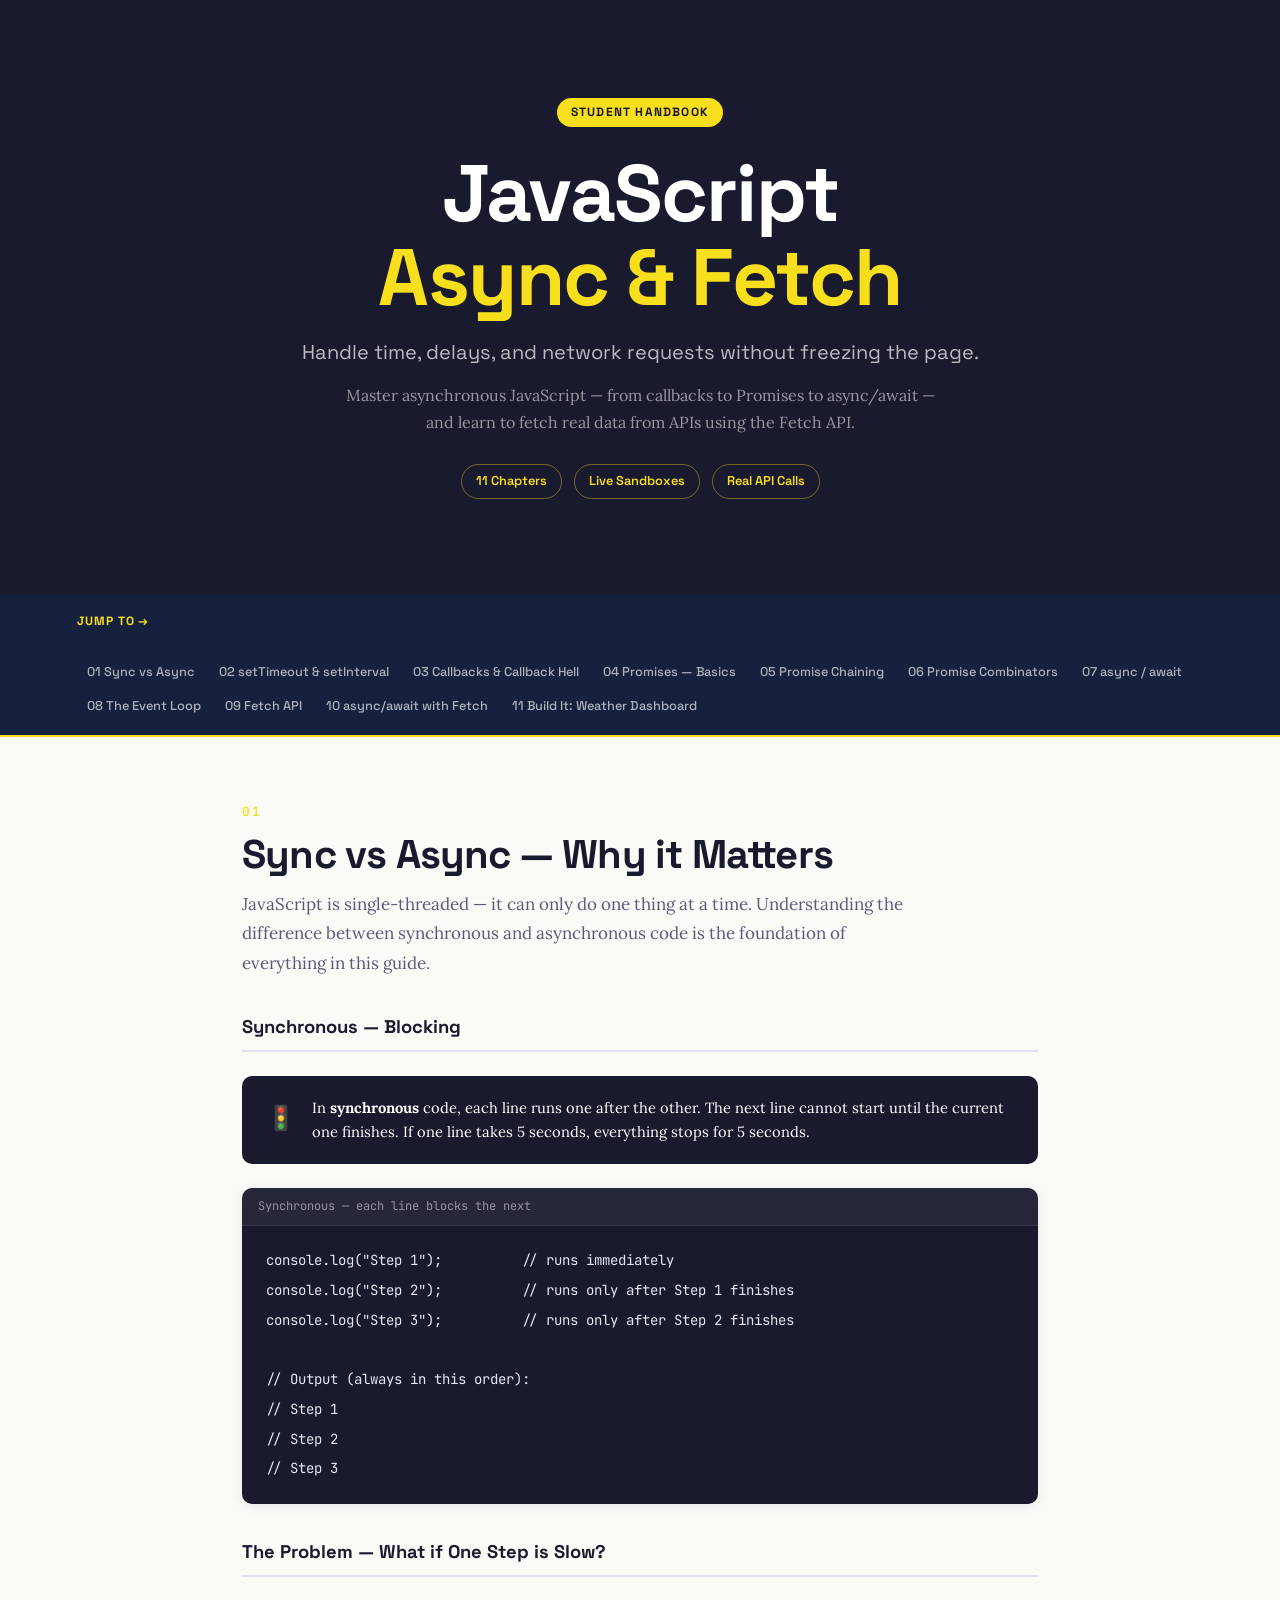
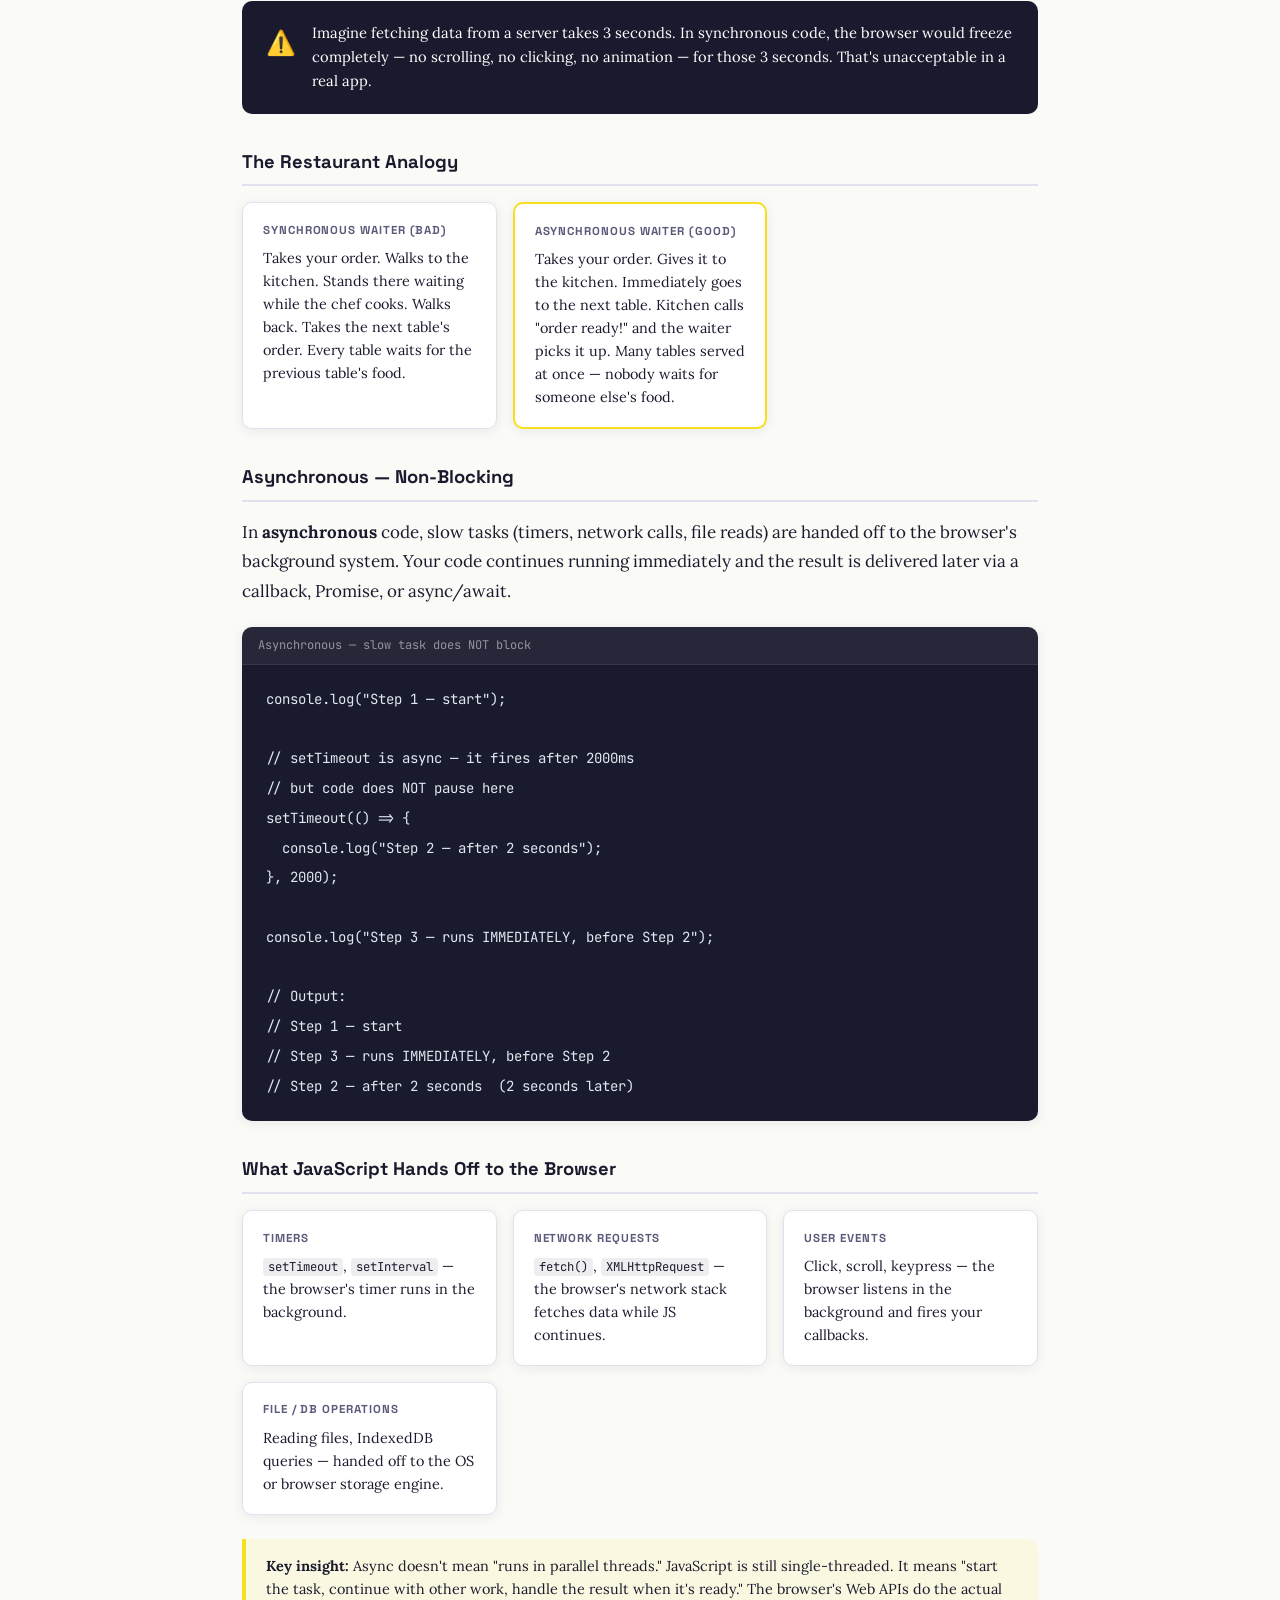
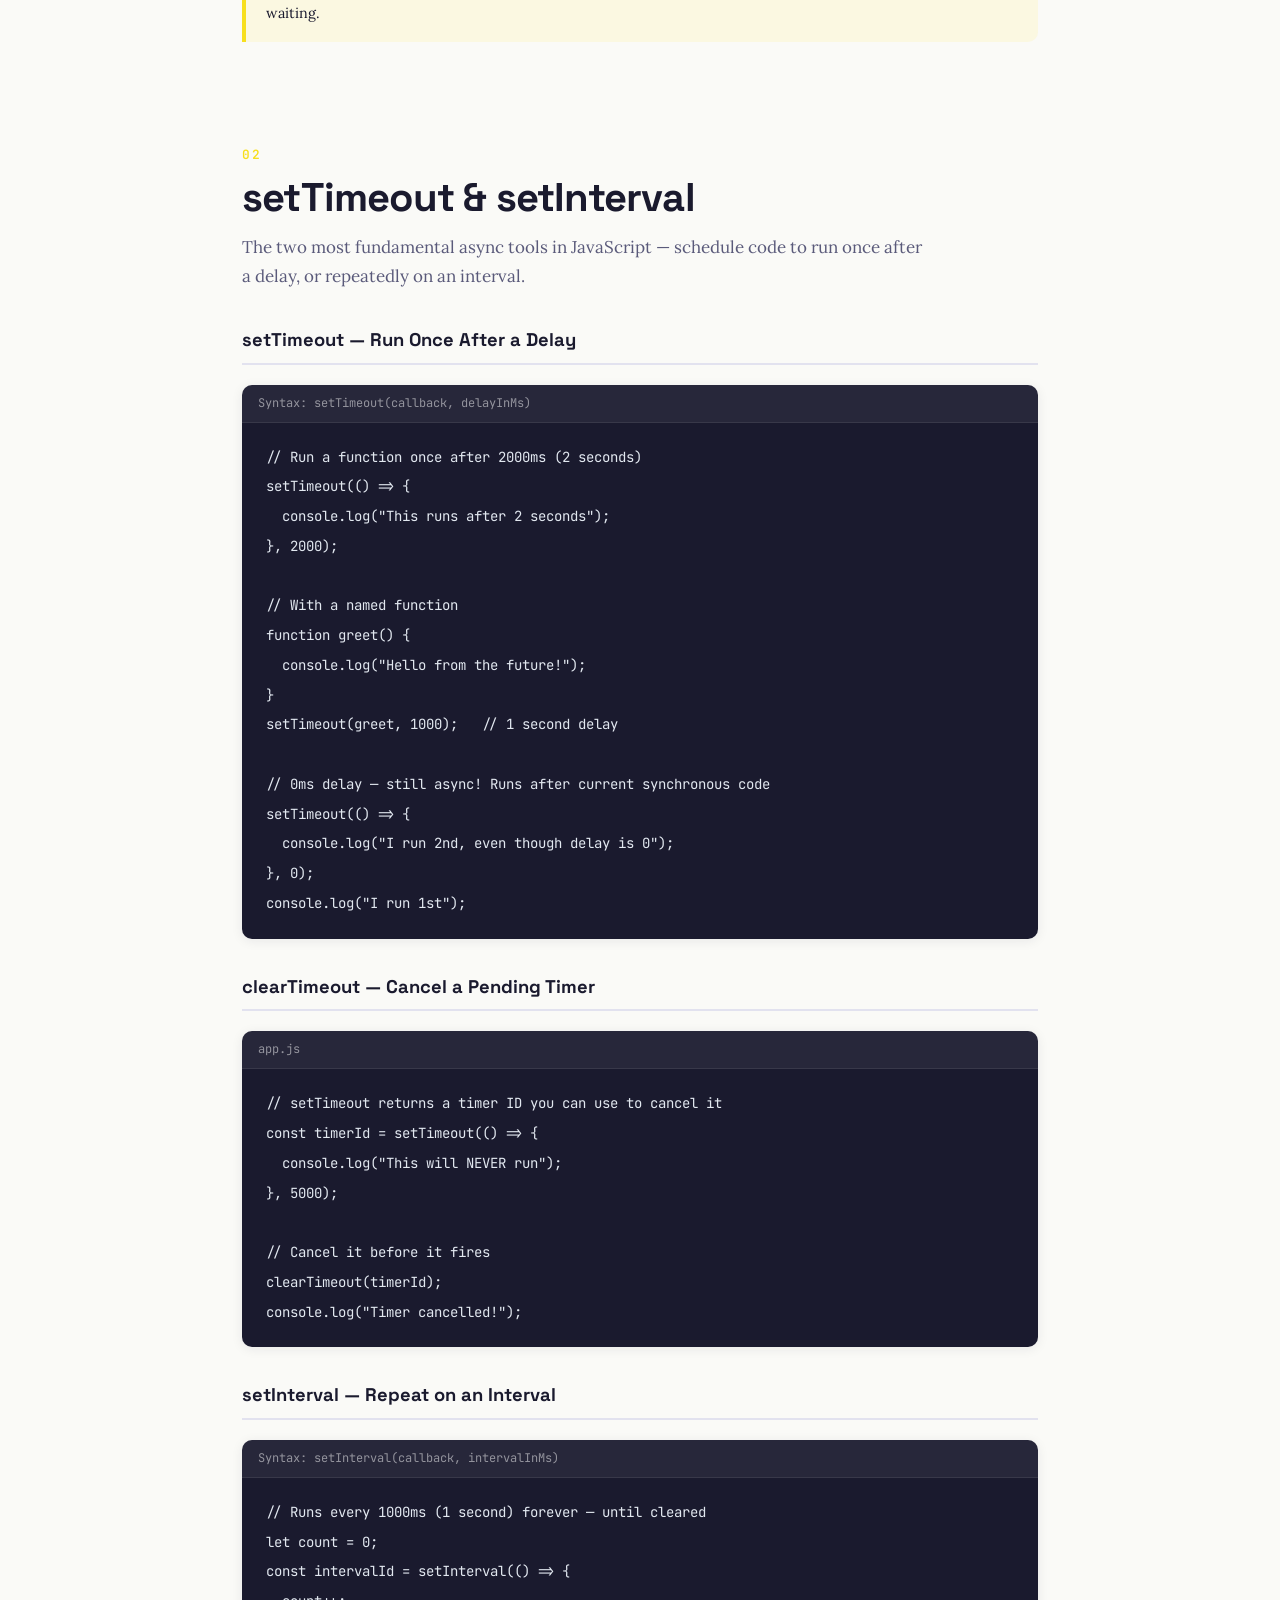
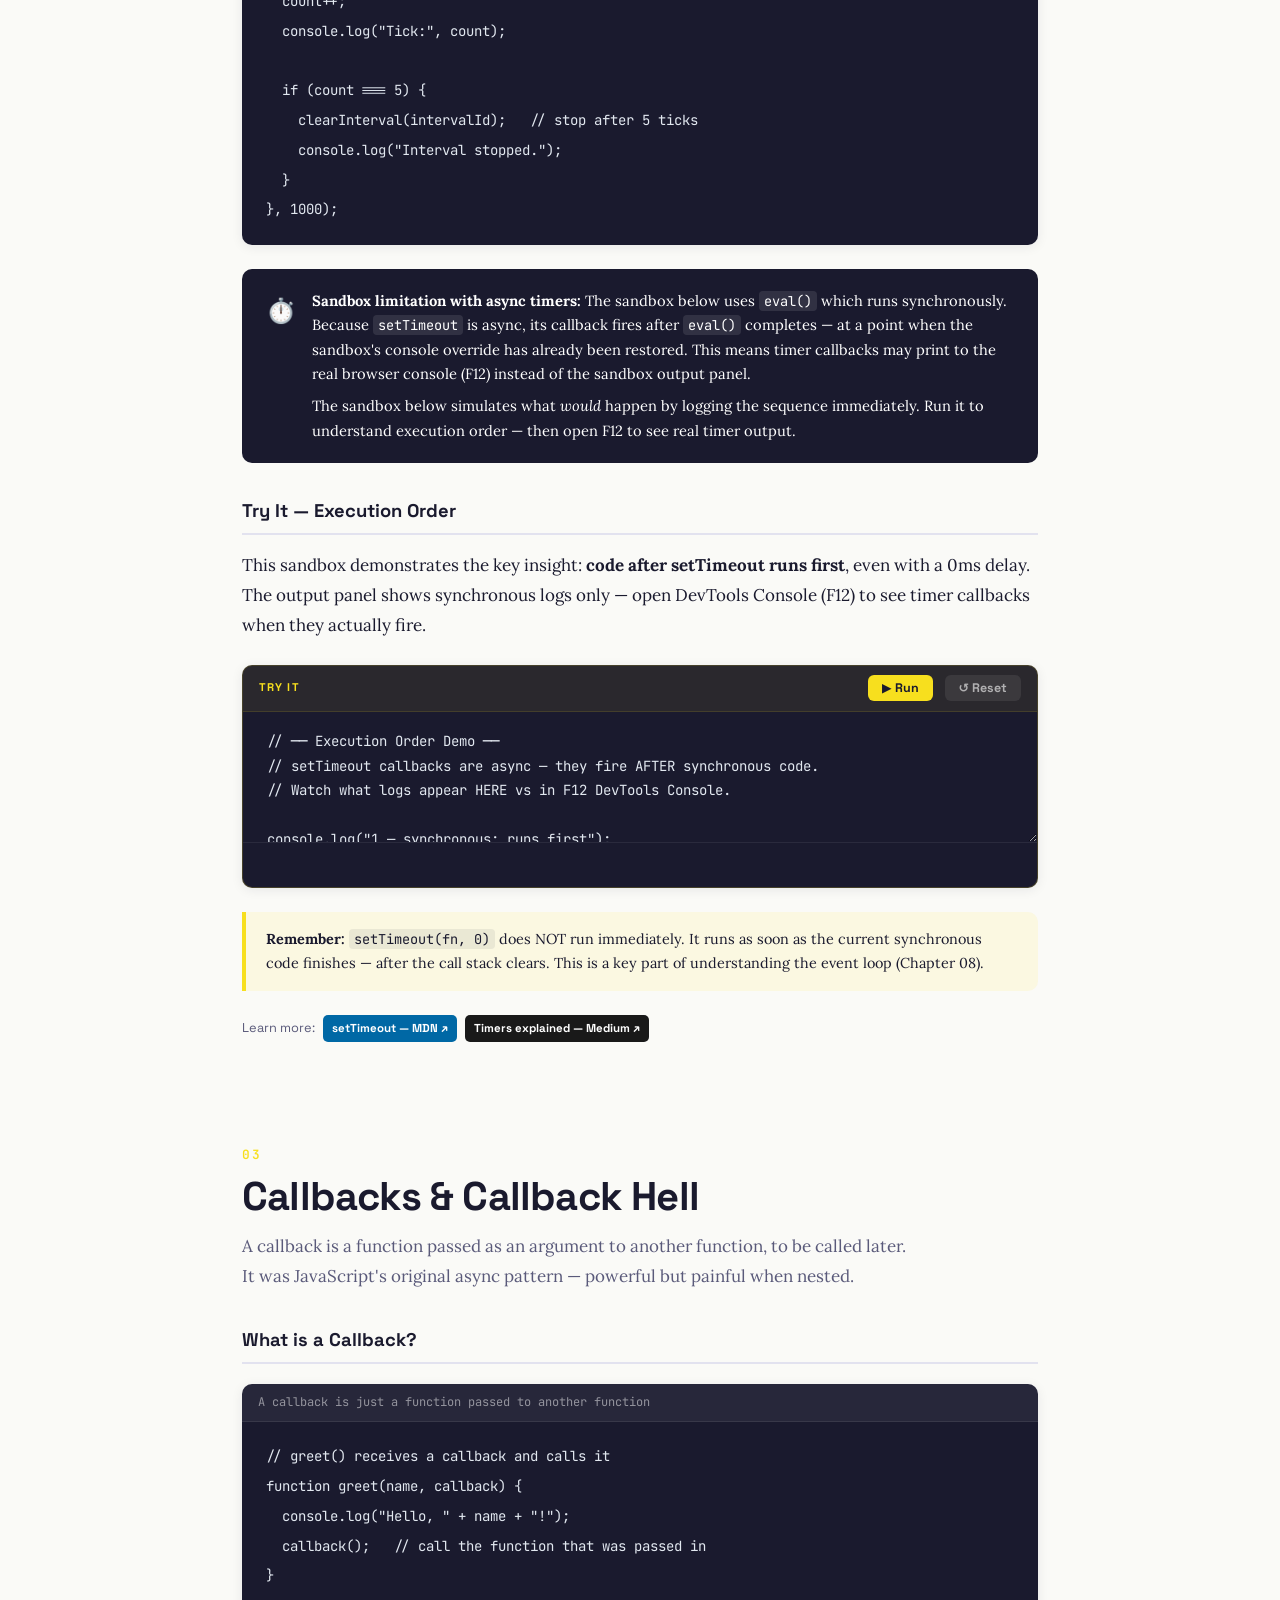
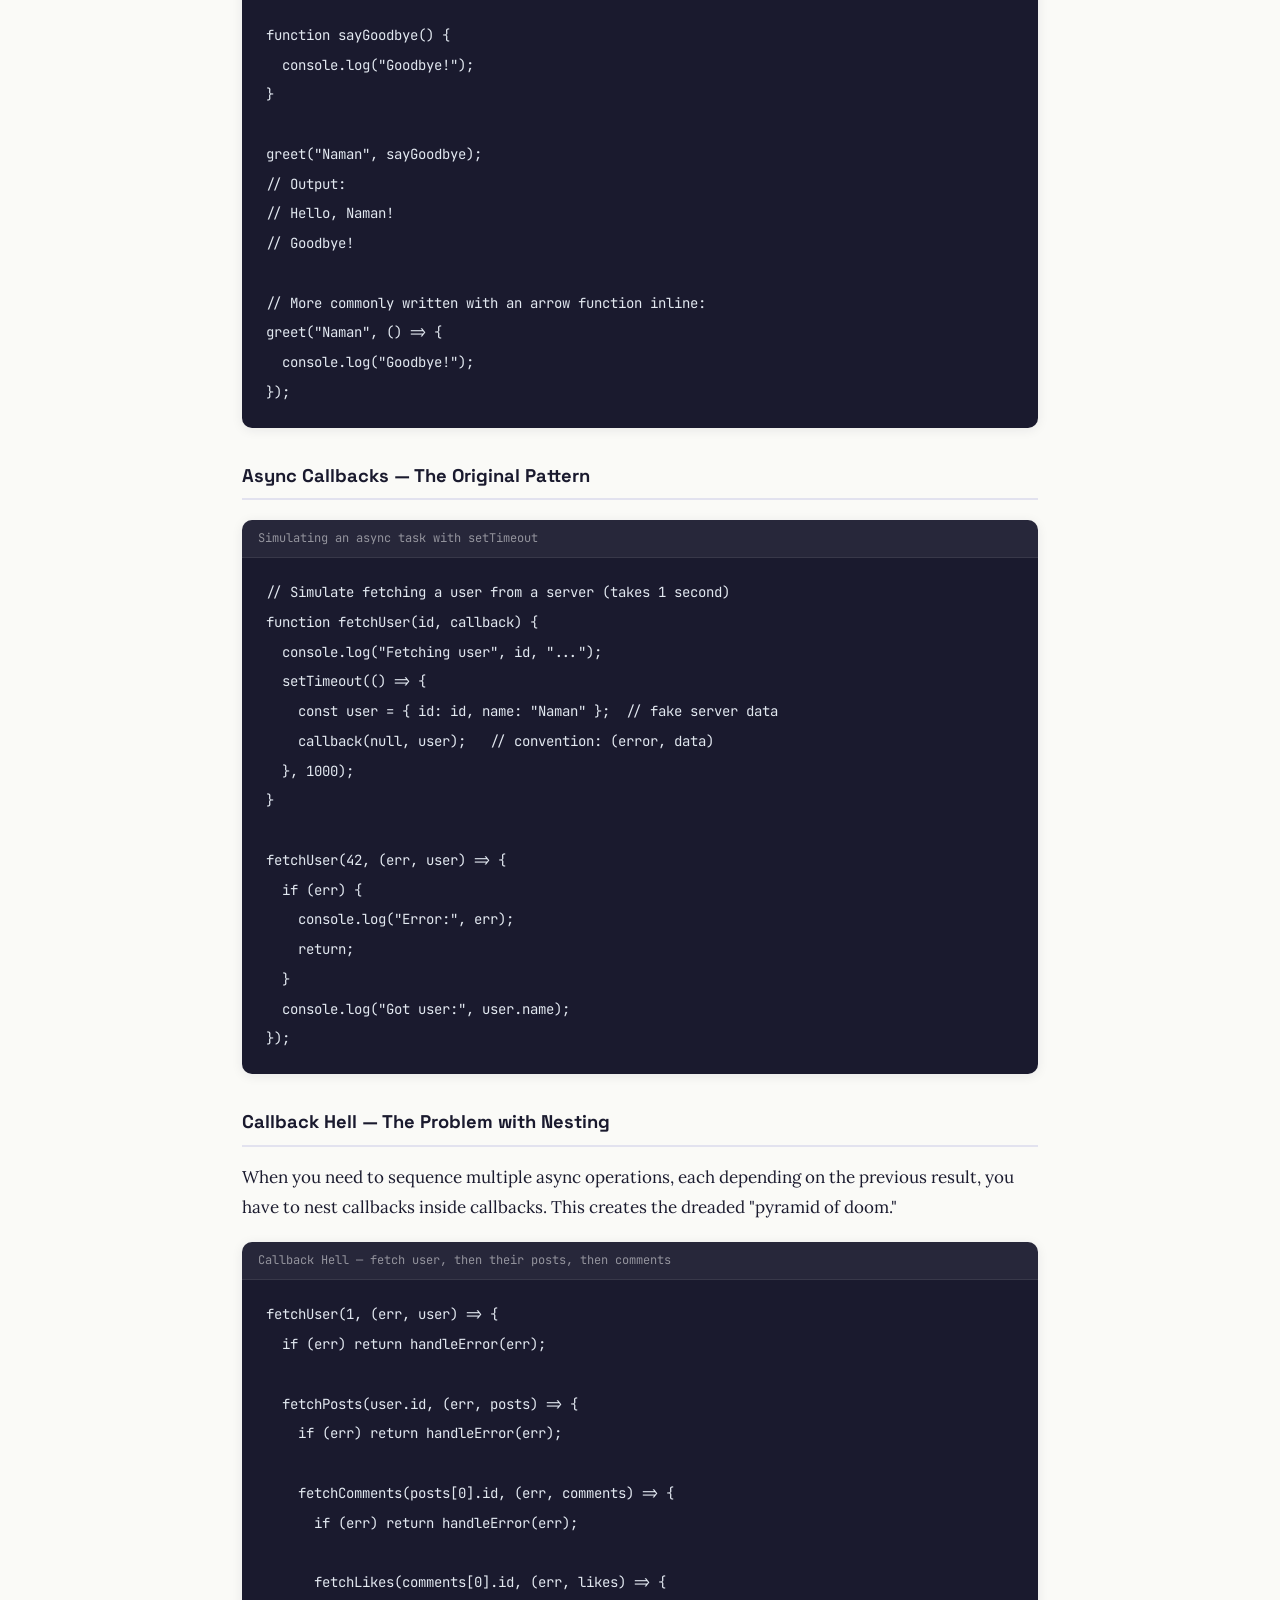
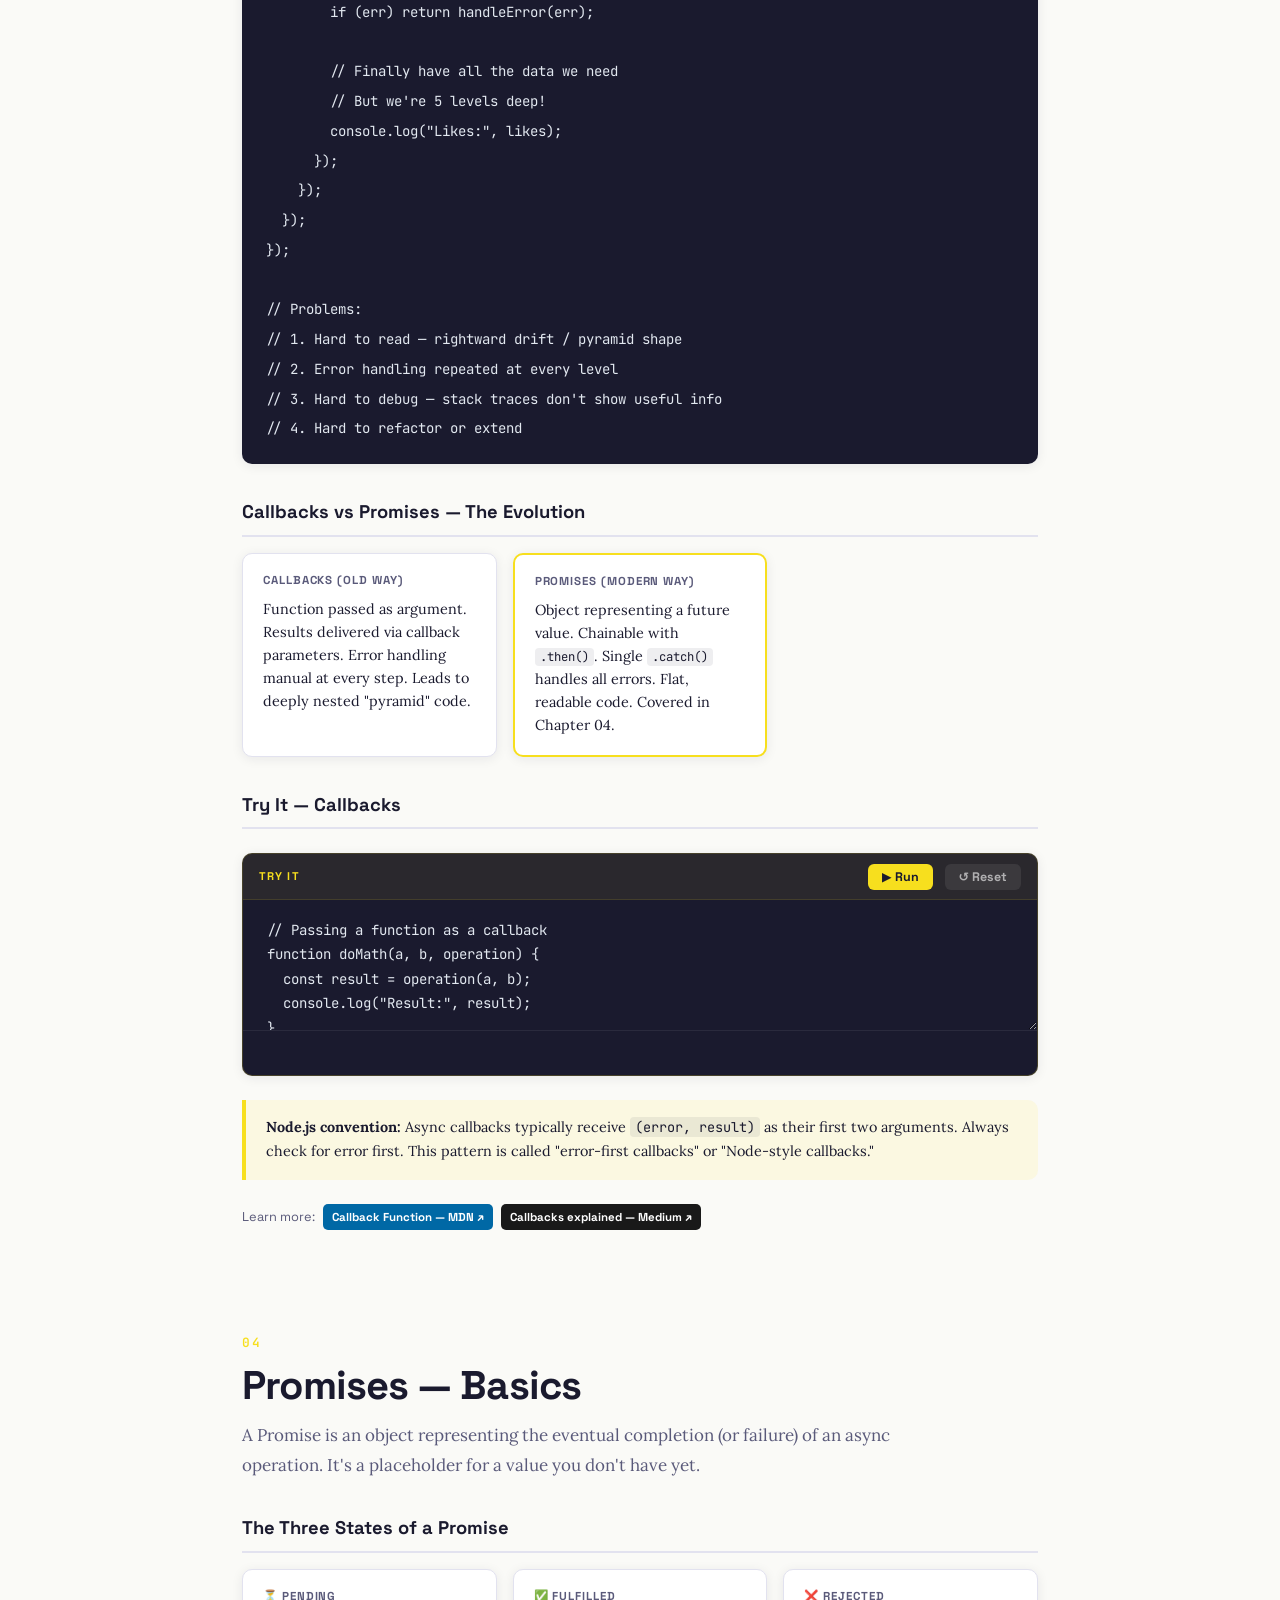
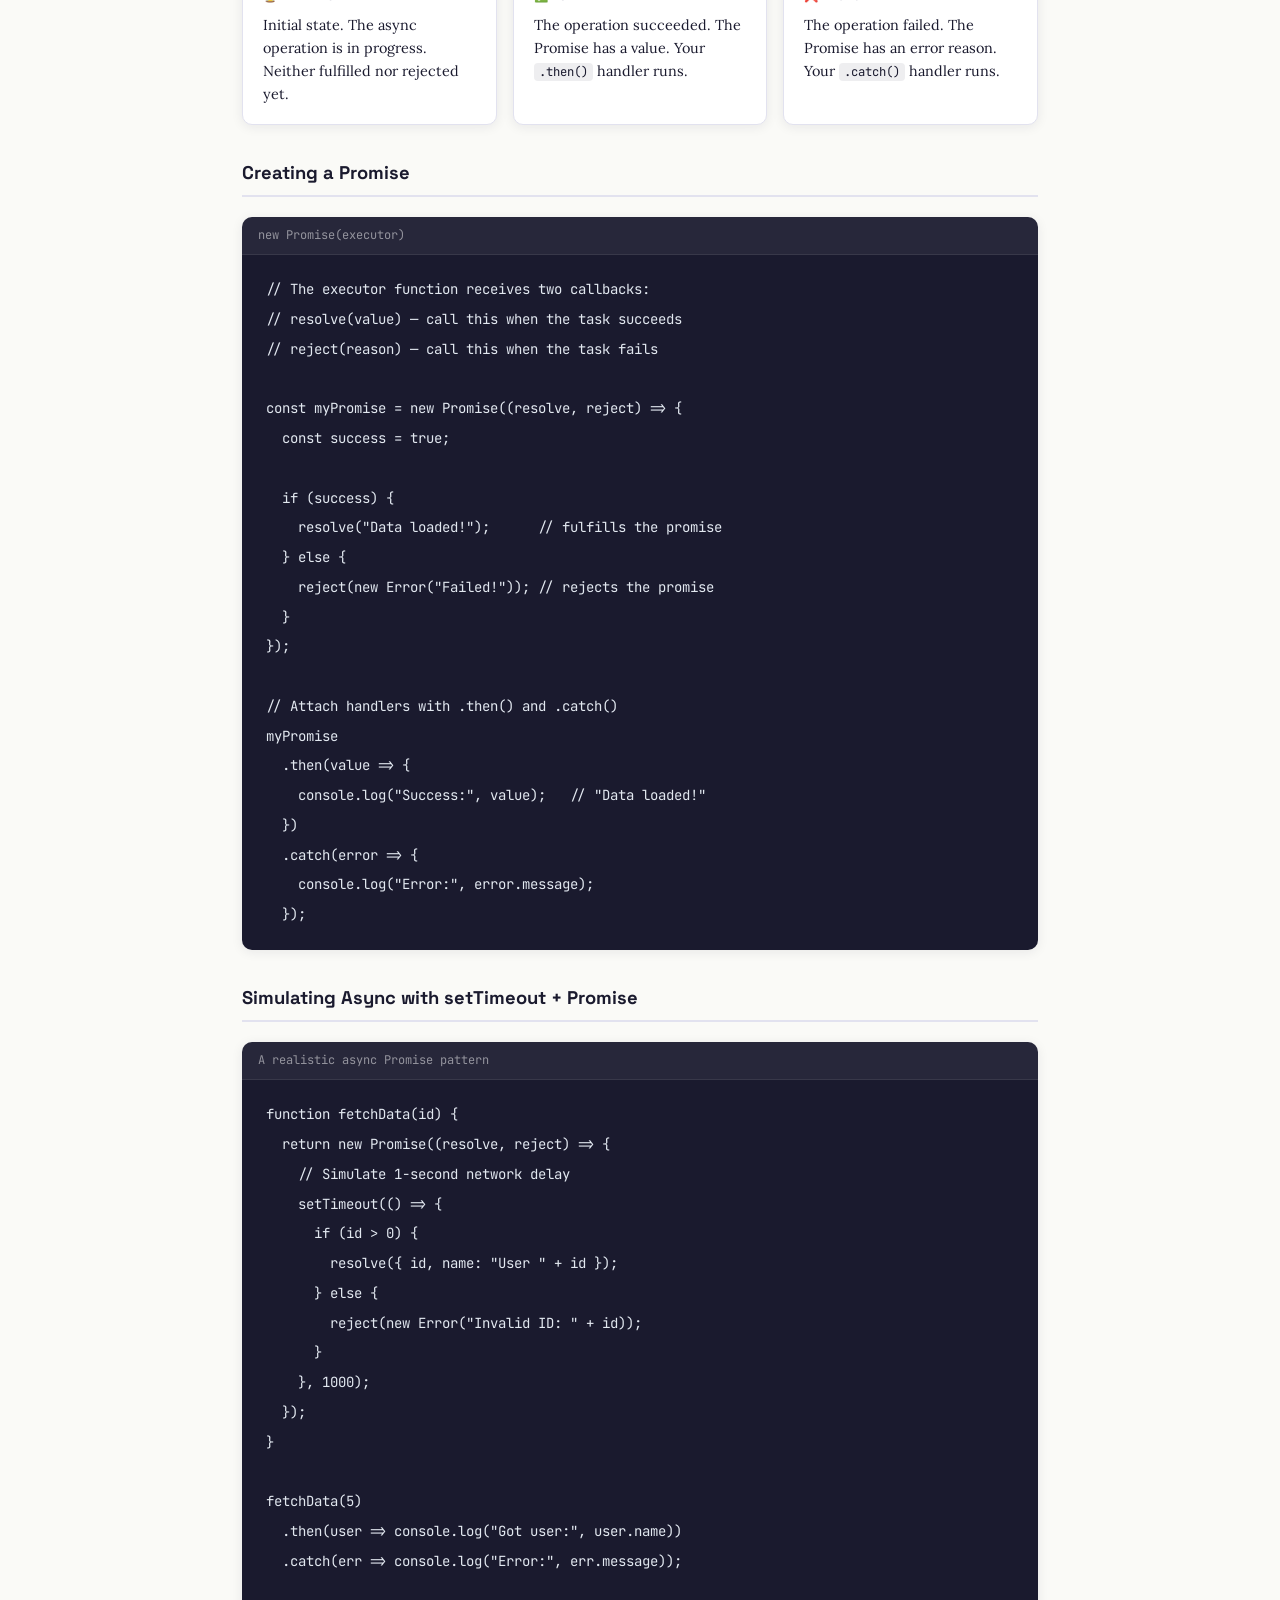
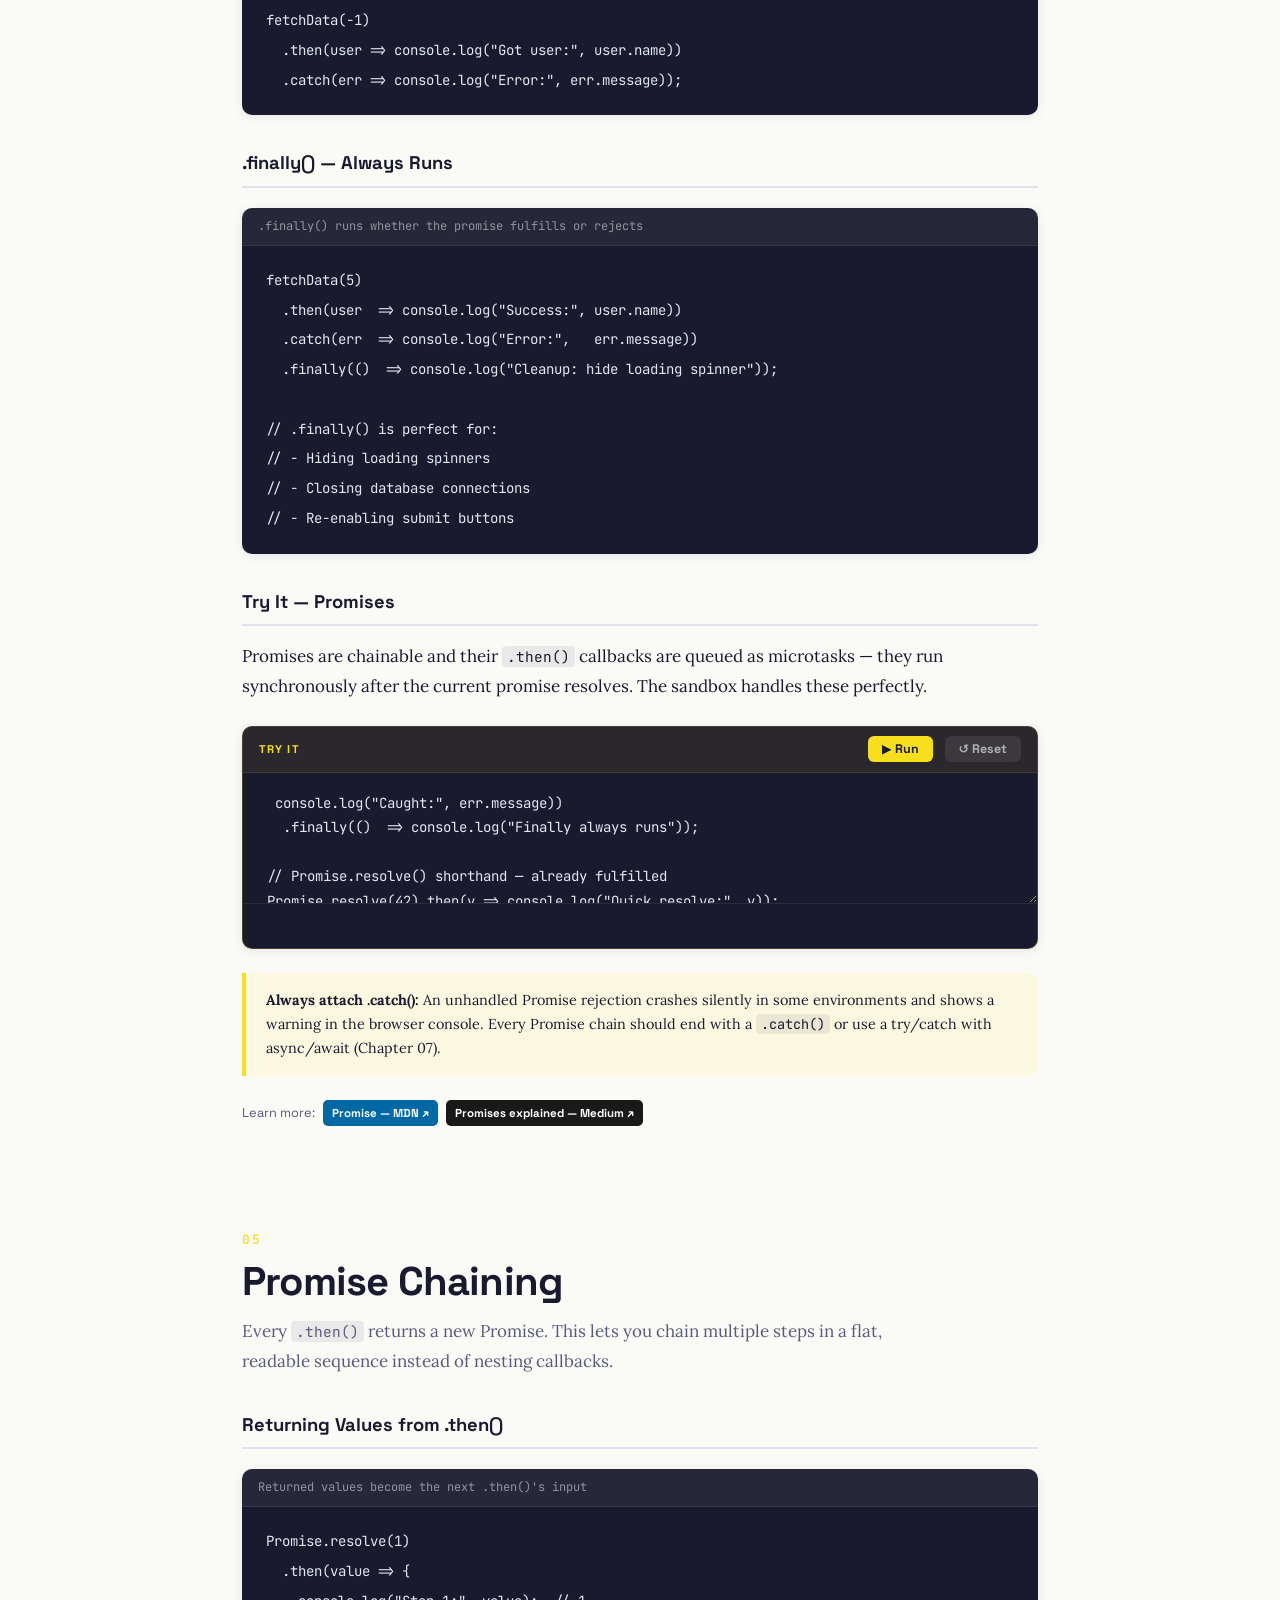
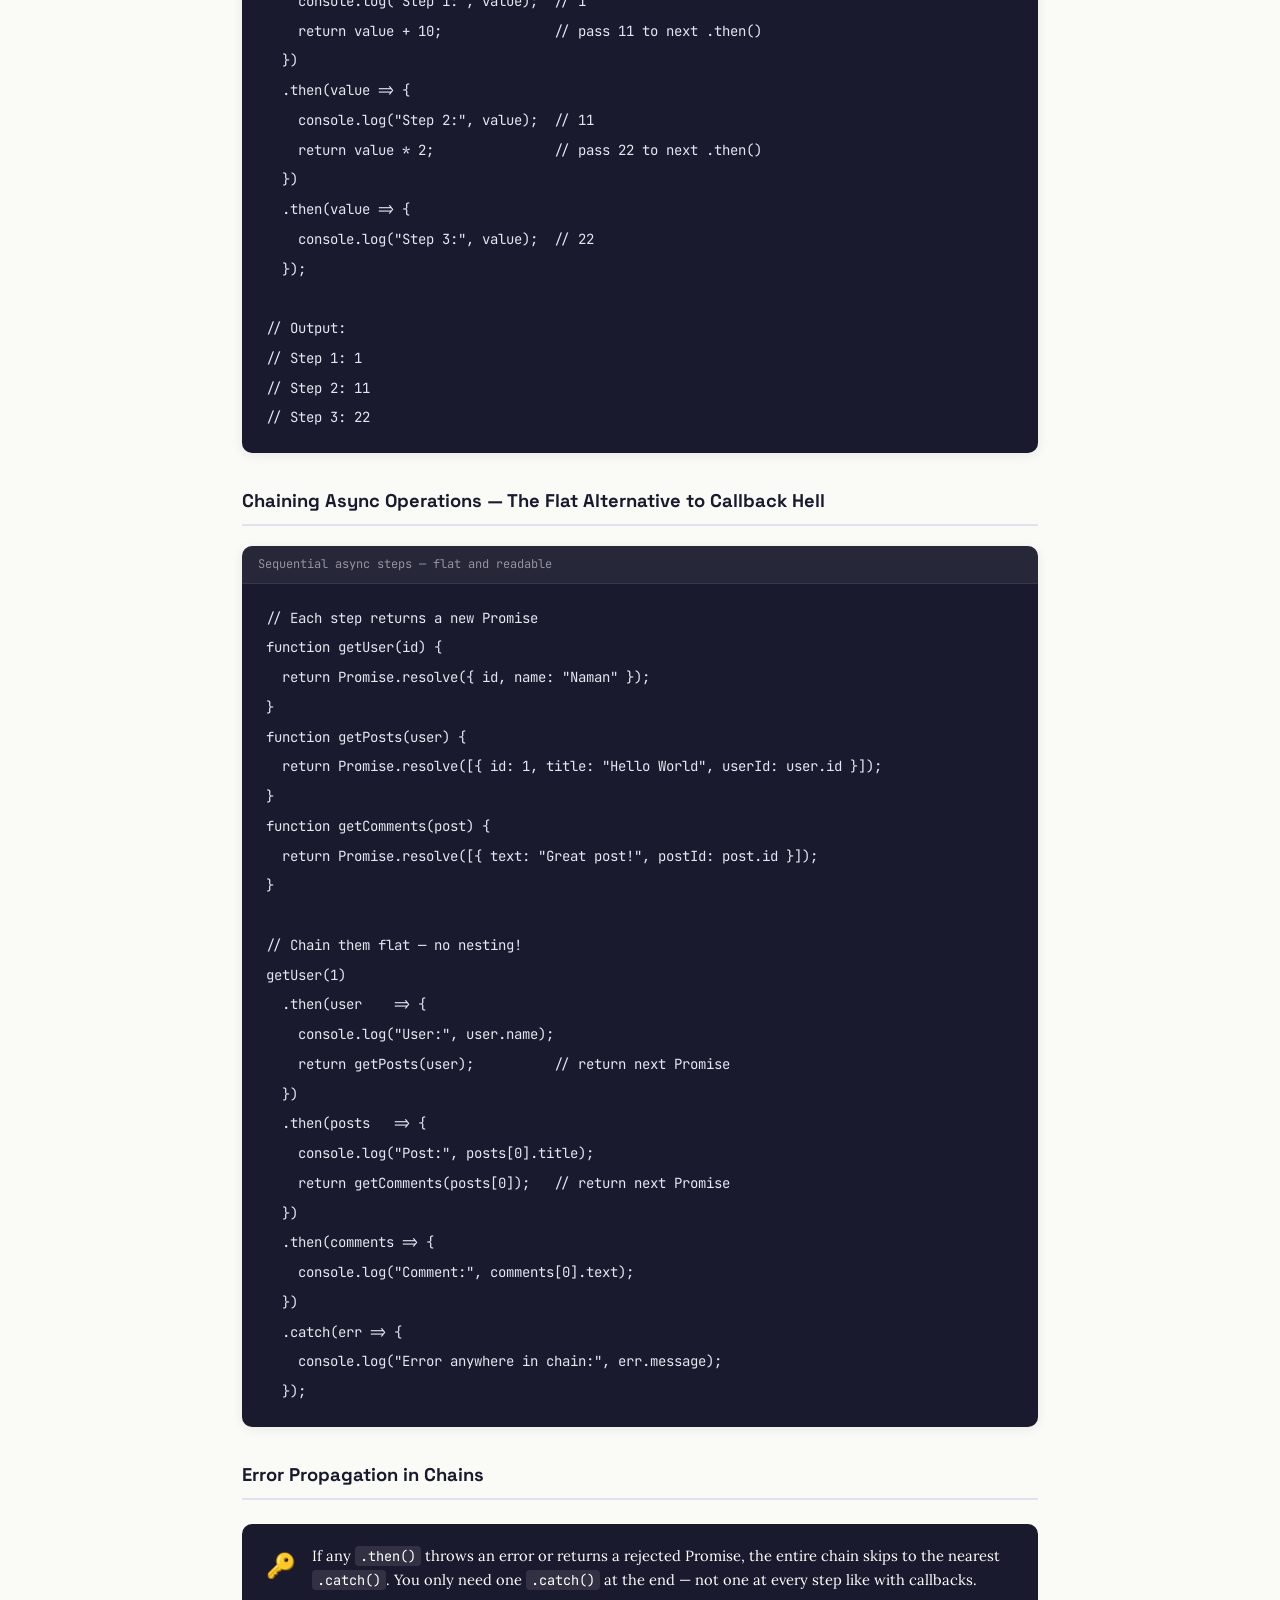
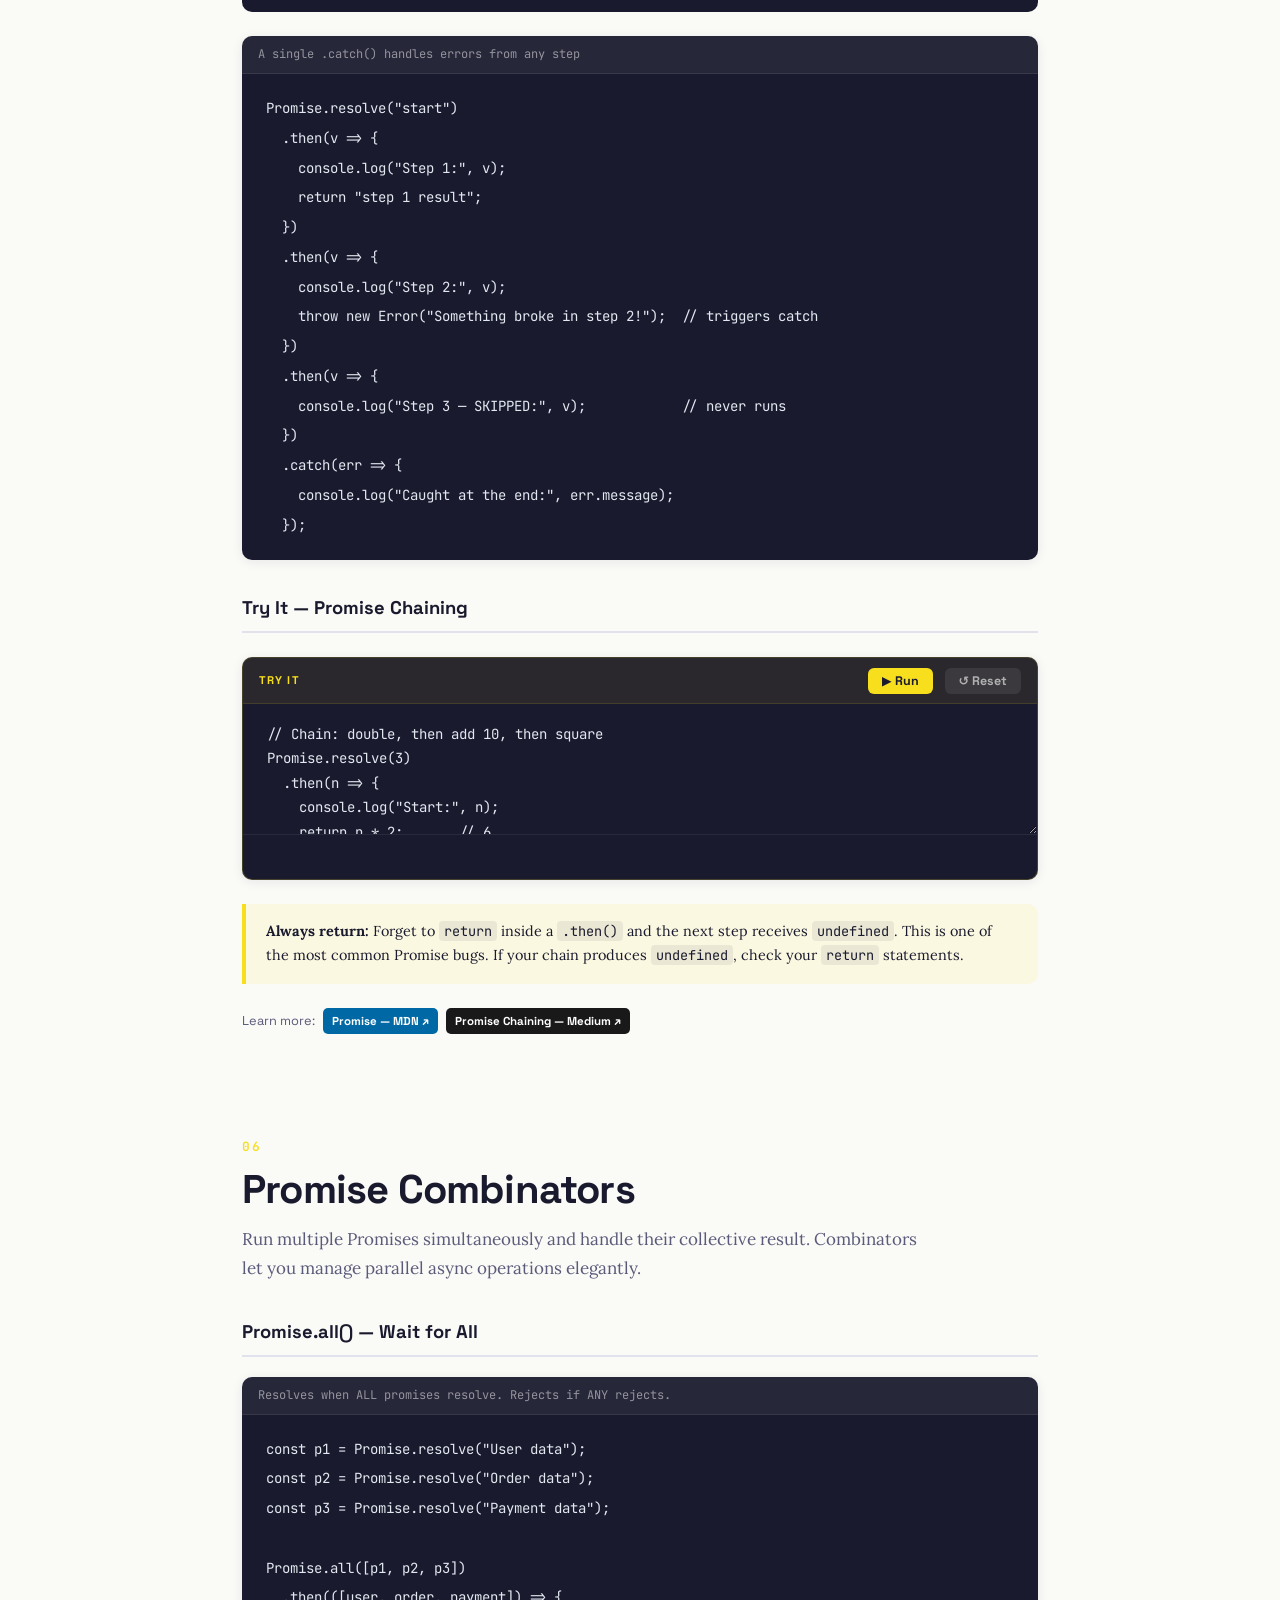
<file: js-async/index.html>
<!DOCTYPE html>
<html lang="en">
<head>
  <meta charset="UTF-8" />
  <meta name="viewport" content="width=device-width, initial-scale=1.0" />
  <meta name="description" content="Master asynchronous JavaScript — from callbacks to Promises to async/await — and learn to fetch real data from APIs using the Fetch API." />
  <title>JavaScript Async &amp; Fetch — Student Handbook</title>
  <link rel="preconnect" href="https://fonts.googleapis.com" />
  <link rel="preconnect" href="https://fonts.gstatic.com" crossorigin />
  <link href="https://fonts.googleapis.com/css2?family=Space+Grotesk:wght@400;500;600;700;800&family=JetBrains+Mono:ital,wght@0,400;0,600;1,400&family=Lora:ital,wght@0,400;0,600;1,400&display=swap" rel="stylesheet" />
  <link rel="stylesheet" href="styles.css" />
</head>
<body>

  <!-- ============================================================
       HEADER
  ============================================================ -->
  <header class="site-header">
    <div class="header-badge">Student Handbook</div>
    <h1 class="hero-title">JavaScript<br><span class="hero-accent">Async &amp; Fetch</span></h1>
    <p class="hero-sub">Handle time, delays, and network requests without freezing the page.</p>
    <p class="hero-desc">Master asynchronous JavaScript — from callbacks to Promises to async/await — and learn to fetch real data from APIs using the Fetch API.</p>
    <div class="hero-pills">
      <span class="pill">11 Chapters</span>
      <span class="pill">Live Sandboxes</span>
      <span class="pill">Real API Calls</span>
    </div>
  </header>

  <!-- ============================================================
       TABLE OF CONTENTS
  ============================================================ -->
  <nav class="toc" aria-label="Table of Contents">
    <span class="toc-label">Jump to →</span>
    <ul class="toc-list">
      <li><a href="#sync-vs-async">01 Sync vs Async</a></li>
      <li><a href="#timers">02 setTimeout &amp; setInterval</a></li>
      <li><a href="#callbacks">03 Callbacks &amp; Callback Hell</a></li>
      <li><a href="#promises-basics">04 Promises — Basics</a></li>
      <li><a href="#promise-chaining">05 Promise Chaining</a></li>
      <li><a href="#promise-combinators">06 Promise Combinators</a></li>
      <li><a href="#async-await">07 async / await</a></li>
      <li><a href="#event-loop">08 The Event Loop</a></li>
      <li><a href="#fetch-api">09 Fetch API</a></li>
      <li><a href="#async-fetch">10 async/await with Fetch</a></li>
      <li><a href="#weather-dashboard">11 Build It: Weather Dashboard</a></li>
    </ul>
  </nav>

  <main class="main-content">

    <!-- ══════════════════════════════
         01 · SYNC VS ASYNC
    ══════════════════════════════ -->
    <section id="sync-vs-async" class="chapter">
      <div class="ch-num">01</div>
      <h2 class="ch-title">Sync vs Async — Why it Matters</h2>
      <p class="ch-intro">JavaScript is single-threaded — it can only do one thing at a time. Understanding the difference between synchronous and asynchronous code is the foundation of everything in this guide.</p>

      <h3 class="sub-heading">Synchronous — Blocking</h3>
      <div class="insight-box">
        <div class="insight-icon">🚦</div>
        <div class="insight-content">
          <p>In <strong>synchronous</strong> code, each line runs one after the other. The next line cannot start until the current one finishes. If one line takes 5 seconds, everything stops for 5 seconds.</p>
        </div>
      </div>
      <div class="code-block">
        <div class="code-header">Synchronous — each line blocks the next</div>
        <pre><code>console.log("Step 1");          // runs immediately
console.log("Step 2");          // runs only after Step 1 finishes
console.log("Step 3");          // runs only after Step 2 finishes

// Output (always in this order):
// Step 1
// Step 2
// Step 3</code></pre>
      </div>

      <h3 class="sub-heading">The Problem — What if One Step is Slow?</h3>
      <div class="insight-box">
        <div class="insight-icon">⚠️</div>
        <div class="insight-content">
          <p>Imagine fetching data from a server takes 3 seconds. In synchronous code, the browser would freeze completely — no scrolling, no clicking, no animation — for those 3 seconds. That's unacceptable in a real app.</p>
        </div>
      </div>

      <h3 class="sub-heading">The Restaurant Analogy</h3>
      <div class="card-row">
        <div class="card">
          <div class="card-tag">Synchronous Waiter (bad)</div>
          <p>Takes your order. Walks to the kitchen. Stands there waiting while the chef cooks. Walks back. Takes the next table's order. Every table waits for the previous table's food.</p>
        </div>
        <div class="card accent-card">
          <div class="card-tag">Asynchronous Waiter (good)</div>
          <p>Takes your order. Gives it to the kitchen. Immediately goes to the next table. Kitchen calls "order ready!" and the waiter picks it up. Many tables served at once — nobody waits for someone else's food.</p>
        </div>
      </div>

      <h3 class="sub-heading">Asynchronous — Non-Blocking</h3>
      <p style="margin-bottom:1rem;">In <strong>asynchronous</strong> code, slow tasks (timers, network calls, file reads) are handed off to the browser's background system. Your code continues running immediately and the result is delivered later via a callback, Promise, or async/await.</p>
      <div class="code-block">
        <div class="code-header">Asynchronous — slow task does NOT block</div>
        <pre><code>console.log("Step 1 — start");

// setTimeout is async — it fires after 2000ms
// but code does NOT pause here
setTimeout(() => {
  console.log("Step 2 — after 2 seconds");
}, 2000);

console.log("Step 3 — runs IMMEDIATELY, before Step 2");

// Output:
// Step 1 — start
// Step 3 — runs IMMEDIATELY, before Step 2
// Step 2 — after 2 seconds  (2 seconds later)</code></pre>
      </div>

      <h3 class="sub-heading">What JavaScript Hands Off to the Browser</h3>
      <div class="card-row">
        <div class="card">
          <div class="card-tag">Timers</div>
          <p><code>setTimeout</code>, <code>setInterval</code> — the browser's timer runs in the background.</p>
        </div>
        <div class="card">
          <div class="card-tag">Network Requests</div>
          <p><code>fetch()</code>, <code>XMLHttpRequest</code> — the browser's network stack fetches data while JS continues.</p>
        </div>
        <div class="card">
          <div class="card-tag">User Events</div>
          <p>Click, scroll, keypress — the browser listens in the background and fires your callbacks.</p>
        </div>
        <div class="card">
          <div class="card-tag">File / DB Operations</div>
          <p>Reading files, IndexedDB queries — handed off to the OS or browser storage engine.</p>
        </div>
      </div>

      <div class="tip-box">
        <strong>Key insight:</strong> Async doesn't mean "runs in parallel threads." JavaScript is still single-threaded. It means "start the task, continue with other work, handle the result when it's ready." The browser's Web APIs do the actual waiting.
      </div>
    </section>

    <!-- ══════════════════════════════
         02 · setTimeout & setInterval
    ══════════════════════════════ -->
    <section id="timers" class="chapter">
      <div class="ch-num">02</div>
      <h2 class="ch-title">setTimeout &amp; setInterval</h2>
      <p class="ch-intro">The two most fundamental async tools in JavaScript — schedule code to run once after a delay, or repeatedly on an interval.</p>

      <h3 class="sub-heading">setTimeout — Run Once After a Delay</h3>
      <div class="code-block">
        <div class="code-header">Syntax: setTimeout(callback, delayInMs)</div>
        <pre><code>// Run a function once after 2000ms (2 seconds)
setTimeout(() => {
  console.log("This runs after 2 seconds");
}, 2000);

// With a named function
function greet() {
  console.log("Hello from the future!");
}
setTimeout(greet, 1000);   // 1 second delay

// 0ms delay — still async! Runs after current synchronous code
setTimeout(() => {
  console.log("I run 2nd, even though delay is 0");
}, 0);
console.log("I run 1st");</code></pre>
      </div>

      <h3 class="sub-heading">clearTimeout — Cancel a Pending Timer</h3>
      <div class="code-block">
        <div class="code-header">app.js</div>
        <pre><code>// setTimeout returns a timer ID you can use to cancel it
const timerId = setTimeout(() => {
  console.log("This will NEVER run");
}, 5000);

// Cancel it before it fires
clearTimeout(timerId);
console.log("Timer cancelled!");</code></pre>
      </div>

      <h3 class="sub-heading">setInterval — Repeat on an Interval</h3>
      <div class="code-block">
        <div class="code-header">Syntax: setInterval(callback, intervalInMs)</div>
        <pre><code>// Runs every 1000ms (1 second) forever — until cleared
let count = 0;
const intervalId = setInterval(() => {
  count++;
  console.log("Tick:", count);

  if (count === 5) {
    clearInterval(intervalId);   // stop after 5 ticks
    console.log("Interval stopped.");
  }
}, 1000);</code></pre>
      </div>

      <div class="insight-box">
        <div class="insight-icon">⏱️</div>
        <div class="insight-content">
          <p><strong>Sandbox limitation with async timers:</strong> The sandbox below uses <code>eval()</code> which runs synchronously. Because <code>setTimeout</code> is async, its callback fires after <code>eval()</code> completes — at a point when the sandbox's console override has already been restored. This means timer callbacks may print to the real browser console (F12) instead of the sandbox output panel.</p>
          <p style="margin-top:0.5rem;">The sandbox below simulates what <em>would</em> happen by logging the sequence immediately. Run it to understand execution order — then open F12 to see real timer output.</p>
        </div>
      </div>

      <h3 class="sub-heading">Try It — Execution Order</h3>
      <p style="margin-bottom:0.75rem;">This sandbox demonstrates the key insight: <strong>code after setTimeout runs first</strong>, even with a 0ms delay. The output panel shows synchronous logs only — open DevTools Console (F12) to see timer callbacks when they actually fire.</p>
      <div class="sandbox">
        <div class="sandbox-header">
          <span class="sandbox-label">Try it</span>
          <button class="sandbox-run" onclick="runSandbox(this)">▶ Run</button>
          <button class="sandbox-reset" onclick="resetSandbox(this)">↺ Reset</button>
        </div>
        <textarea class="sandbox-code" data-default='// ── Execution Order Demo ──
// setTimeout callbacks are async — they fire AFTER synchronous code.
// Watch what logs appear HERE vs in F12 DevTools Console.

console.log("1 — synchronous: runs first");

setTimeout(() => {
  // This fires after current sync code finishes.
  // It may appear in F12 console instead of this panel.
  console.log("3 — setTimeout 0ms fires LAST (async)");
}, 0);

setTimeout(() => {
  console.log("4 — setTimeout 500ms fires even later");
}, 500);

console.log("2 — synchronous: runs second");

// Expected output order:
// 1 — synchronous: runs first
// 2 — synchronous: runs second
// 3 — setTimeout 0ms fires LAST (async)   ← after ~0ms
// 4 — setTimeout 500ms fires even later   ← after ~500ms'>// ── Execution Order Demo ──
// setTimeout callbacks are async — they fire AFTER synchronous code.
// Watch what logs appear HERE vs in F12 DevTools Console.

console.log("1 — synchronous: runs first");

setTimeout(() => {
  // This fires after current sync code finishes.
  // It may appear in F12 console instead of this panel.
  console.log("3 — setTimeout 0ms fires LAST (async)");
}, 0);

setTimeout(() => {
  console.log("4 — setTimeout 500ms fires even later");
}, 500);

console.log("2 — synchronous: runs second");

// Expected output order:
// 1 — synchronous: runs first
// 2 — synchronous: runs second
// 3 — setTimeout 0ms fires LAST (async)   ← after ~0ms
// 4 — setTimeout 500ms fires even later   ← after ~500ms</textarea>
        <div class="sandbox-divider"></div>
        <div class="sandbox-output"></div>
      </div>

      <div class="tip-box">
        <strong>Remember:</strong> <code>setTimeout(fn, 0)</code> does NOT run immediately. It runs as soon as the current synchronous code finishes — after the call stack clears. This is a key part of understanding the event loop (Chapter 08).
      </div>

      <div class="ref-links">
        <span class="ref-links-label">Learn more:</span>
        <a class="ref-link ref-link-mdn" href="https://developer.mozilla.org/en-US/docs/Web/API/setTimeout" target="_blank" rel="noopener">setTimeout — MDN ↗</a>
        <a class="ref-link ref-link-medium" href="https://medium.com/javascript-in-plain-english/javascript-settimeout-and-setinterval-explained-e0bd7a1a2f7a" target="_blank" rel="noopener">Timers explained — Medium ↗</a>
      </div>
    </section>

    <!-- ══════════════════════════════
         03 · CALLBACKS & CALLBACK HELL
    ══════════════════════════════ -->
    <section id="callbacks" class="chapter">
      <div class="ch-num">03</div>
      <h2 class="ch-title">Callbacks &amp; Callback Hell</h2>
      <p class="ch-intro">A callback is a function passed as an argument to another function, to be called later. It was JavaScript's original async pattern — powerful but painful when nested.</p>

      <h3 class="sub-heading">What is a Callback?</h3>
      <div class="code-block">
        <div class="code-header">A callback is just a function passed to another function</div>
        <pre><code>// greet() receives a callback and calls it
function greet(name, callback) {
  console.log("Hello, " + name + "!");
  callback();   // call the function that was passed in
}

function sayGoodbye() {
  console.log("Goodbye!");
}

greet("Naman", sayGoodbye);
// Output:
// Hello, Naman!
// Goodbye!

// More commonly written with an arrow function inline:
greet("Naman", () => {
  console.log("Goodbye!");
});</code></pre>
      </div>

      <h3 class="sub-heading">Async Callbacks — The Original Pattern</h3>
      <div class="code-block">
        <div class="code-header">Simulating an async task with setTimeout</div>
        <pre><code>// Simulate fetching a user from a server (takes 1 second)
function fetchUser(id, callback) {
  console.log("Fetching user", id, "...");
  setTimeout(() => {
    const user = { id: id, name: "Naman" };  // fake server data
    callback(null, user);   // convention: (error, data)
  }, 1000);
}

fetchUser(42, (err, user) => {
  if (err) {
    console.log("Error:", err);
    return;
  }
  console.log("Got user:", user.name);
});</code></pre>
      </div>

      <h3 class="sub-heading">Callback Hell — The Problem with Nesting</h3>
      <p style="margin-bottom:0.75rem;">When you need to sequence multiple async operations, each depending on the previous result, you have to nest callbacks inside callbacks. This creates the dreaded "pyramid of doom."</p>
      <div class="code-block">
        <div class="code-header">Callback Hell — fetch user, then their posts, then comments</div>
        <pre><code>fetchUser(1, (err, user) => {
  if (err) return handleError(err);

  fetchPosts(user.id, (err, posts) => {
    if (err) return handleError(err);

    fetchComments(posts[0].id, (err, comments) => {
      if (err) return handleError(err);

      fetchLikes(comments[0].id, (err, likes) => {
        if (err) return handleError(err);

        // Finally have all the data we need
        // But we're 5 levels deep!
        console.log("Likes:", likes);
      });
    });
  });
});

// Problems:
// 1. Hard to read — rightward drift / pyramid shape
// 2. Error handling repeated at every level
// 3. Hard to debug — stack traces don't show useful info
// 4. Hard to refactor or extend</code></pre>
      </div>

      <h3 class="sub-heading">Callbacks vs Promises — The Evolution</h3>
      <div class="card-row">
        <div class="card">
          <div class="card-tag">Callbacks (old way)</div>
          <p>Function passed as argument. Results delivered via callback parameters. Error handling manual at every step. Leads to deeply nested "pyramid" code.</p>
        </div>
        <div class="card accent-card">
          <div class="card-tag">Promises (modern way)</div>
          <p>Object representing a future value. Chainable with <code>.then()</code>. Single <code>.catch()</code> handles all errors. Flat, readable code. Covered in Chapter 04.</p>
        </div>
      </div>

      <h3 class="sub-heading">Try It — Callbacks</h3>
      <div class="sandbox">
        <div class="sandbox-header">
          <span class="sandbox-label">Try it</span>
          <button class="sandbox-run" onclick="runSandbox(this)">▶ Run</button>
          <button class="sandbox-reset" onclick="resetSandbox(this)">↺ Reset</button>
        </div>
        <textarea class="sandbox-code" data-default='// Passing a function as a callback
function doMath(a, b, operation) {
  const result = operation(a, b);
  console.log("Result:", result);
}

doMath(10, 5, (a, b) => a + b);   // 15
doMath(10, 5, (a, b) => a * b);   // 50
doMath(10, 5, (a, b) => a - b);   // 5

// Simulating async with callback (sync simulation — no timer)
function fakeAsyncFetch(id, callback) {
  // In real life this would use setTimeout or fetch()
  const data = { id: id, name: "Student #" + id };
  callback(null, data);  // (error, result) convention
}

fakeAsyncFetch(7, (err, user) => {
  if (err) { console.log("Error:", err); return; }
  console.log("Fetched:", user.name);
});'>// Passing a function as a callback
function doMath(a, b, operation) {
  const result = operation(a, b);
  console.log("Result:", result);
}

doMath(10, 5, (a, b) => a + b);   // 15
doMath(10, 5, (a, b) => a * b);   // 50
doMath(10, 5, (a, b) => a - b);   // 5

// Simulating async with callback (sync simulation — no timer)
function fakeAsyncFetch(id, callback) {
  // In real life this would use setTimeout or fetch()
  const data = { id: id, name: "Student #" + id };
  callback(null, data);  // (error, result) convention
}

fakeAsyncFetch(7, (err, user) => {
  if (err) { console.log("Error:", err); return; }
  console.log("Fetched:", user.name);
});</textarea>
        <div class="sandbox-divider"></div>
        <div class="sandbox-output"></div>
      </div>

      <div class="tip-box">
        <strong>Node.js convention:</strong> Async callbacks typically receive <code>(error, result)</code> as their first two arguments. Always check for error first. This pattern is called "error-first callbacks" or "Node-style callbacks."
      </div>

      <div class="ref-links">
        <span class="ref-links-label">Learn more:</span>
        <a class="ref-link ref-link-mdn" href="https://developer.mozilla.org/en-US/docs/Glossary/Callback_function" target="_blank" rel="noopener">Callback Function — MDN ↗</a>
        <a class="ref-link ref-link-medium" href="https://medium.com/javascript-in-plain-english/javascript-callback-functions-what-are-callbacks-and-how-to-use-them-b5b8b5a5e5b5" target="_blank" rel="noopener">Callbacks explained — Medium ↗</a>
      </div>
    </section>

    <!-- ══════════════════════════════
         04 · PROMISES — BASICS
    ══════════════════════════════ -->
    <section id="promises-basics" class="chapter">
      <div class="ch-num">04</div>
      <h2 class="ch-title">Promises — Basics</h2>
      <p class="ch-intro">A Promise is an object representing the eventual completion (or failure) of an async operation. It's a placeholder for a value you don't have yet.</p>

      <h3 class="sub-heading">The Three States of a Promise</h3>
      <div class="card-row">
        <div class="card">
          <div class="card-tag">⏳ Pending</div>
          <p>Initial state. The async operation is in progress. Neither fulfilled nor rejected yet.</p>
        </div>
        <div class="card">
          <div class="card-tag">✅ Fulfilled</div>
          <p>The operation succeeded. The Promise has a value. Your <code>.then()</code> handler runs.</p>
        </div>
        <div class="card">
          <div class="card-tag">❌ Rejected</div>
          <p>The operation failed. The Promise has an error reason. Your <code>.catch()</code> handler runs.</p>
        </div>
      </div>

      <h3 class="sub-heading">Creating a Promise</h3>
      <div class="code-block">
        <div class="code-header">new Promise(executor)</div>
        <pre><code>// The executor function receives two callbacks:
// resolve(value) — call this when the task succeeds
// reject(reason) — call this when the task fails

const myPromise = new Promise((resolve, reject) => {
  const success = true;

  if (success) {
    resolve("Data loaded!");      // fulfills the promise
  } else {
    reject(new Error("Failed!")); // rejects the promise
  }
});

// Attach handlers with .then() and .catch()
myPromise
  .then(value => {
    console.log("Success:", value);   // "Data loaded!"
  })
  .catch(error => {
    console.log("Error:", error.message);
  });</code></pre>
      </div>

      <h3 class="sub-heading">Simulating Async with setTimeout + Promise</h3>
      <div class="code-block">
        <div class="code-header">A realistic async Promise pattern</div>
        <pre><code>function fetchData(id) {
  return new Promise((resolve, reject) => {
    // Simulate 1-second network delay
    setTimeout(() => {
      if (id > 0) {
        resolve({ id, name: "User " + id });
      } else {
        reject(new Error("Invalid ID: " + id));
      }
    }, 1000);
  });
}

fetchData(5)
  .then(user => console.log("Got user:", user.name))
  .catch(err => console.log("Error:", err.message));

fetchData(-1)
  .then(user => console.log("Got user:", user.name))
  .catch(err => console.log("Error:", err.message));</code></pre>
      </div>

      <h3 class="sub-heading">.finally() — Always Runs</h3>
      <div class="code-block">
        <div class="code-header">.finally() runs whether the promise fulfills or rejects</div>
        <pre><code>fetchData(5)
  .then(user  => console.log("Success:", user.name))
  .catch(err  => console.log("Error:",   err.message))
  .finally(()  => console.log("Cleanup: hide loading spinner"));

// .finally() is perfect for:
// - Hiding loading spinners
// - Closing database connections
// - Re-enabling submit buttons</code></pre>
      </div>

      <h3 class="sub-heading">Try It — Promises</h3>
      <p style="margin-bottom:0.75rem;">Promises are chainable and their <code>.then()</code> callbacks are queued as microtasks — they run synchronously after the current promise resolves. The sandbox handles these perfectly.</p>
      <div class="sandbox">
        <div class="sandbox-header">
          <span class="sandbox-label">Try it</span>
          <button class="sandbox-run" onclick="runSandbox(this)">▶ Run</button>
          <button class="sandbox-reset" onclick="resetSandbox(this)">↺ Reset</button>
        </div>
        <textarea class="sandbox-code" data-default='// Promise that resolves immediately (no real async delay)
const p1 = new Promise((resolve) => {
  resolve("Hello from Promise!");
});

p1.then(value => console.log("Resolved:", value));

// Promise that rejects
const p2 = new Promise((_, reject) => {
  reject(new Error("Something went wrong"));
});

p2
  .then(value => console.log("Won't run:", value))
  .catch(err  => console.log("Caught:", err.message))
  .finally(()  => console.log("Finally always runs"));

// Promise.resolve() shorthand — already fulfilled
Promise.resolve(42).then(v => console.log("Quick resolve:", v));

// Promise.reject() shorthand — already rejected
Promise.reject(new Error("Quick fail"))
  .catch(e => console.log("Quick reject:", e.message));'>// Promise that resolves immediately (no real async delay)
const p1 = new Promise((resolve) => {
  resolve("Hello from Promise!");
});

p1.then(value => console.log("Resolved:", value));

// Promise that rejects
const p2 = new Promise((_, reject) => {
  reject(new Error("Something went wrong"));
});

p2
  .then(value => console.log("Won't run:", value))
  .catch(err  => console.log("Caught:", err.message))
  .finally(()  => console.log("Finally always runs"));

// Promise.resolve() shorthand — already fulfilled
Promise.resolve(42).then(v => console.log("Quick resolve:", v));

// Promise.reject() shorthand — already rejected
Promise.reject(new Error("Quick fail"))
  .catch(e => console.log("Quick reject:", e.message));</textarea>
        <div class="sandbox-divider"></div>
        <div class="sandbox-output"></div>
      </div>

      <div class="tip-box">
        <strong>Always attach .catch():</strong> An unhandled Promise rejection crashes silently in some environments and shows a warning in the browser console. Every Promise chain should end with a <code>.catch()</code> or use a try/catch with async/await (Chapter 07).
      </div>

      <div class="ref-links">
        <span class="ref-links-label">Learn more:</span>
        <a class="ref-link ref-link-mdn" href="https://developer.mozilla.org/en-US/docs/Web/JavaScript/Reference/Global_Objects/Promise" target="_blank" rel="noopener">Promise — MDN ↗</a>
        <a class="ref-link ref-link-medium" href="https://medium.com/javascript-in-plain-english/javascript-promises-explained-f1c8a3e6a3a7" target="_blank" rel="noopener">Promises explained — Medium ↗</a>
      </div>
    </section>

    <!-- ══════════════════════════════
         05 · PROMISE CHAINING
    ══════════════════════════════ -->
    <section id="promise-chaining" class="chapter">
      <div class="ch-num">05</div>
      <h2 class="ch-title">Promise Chaining</h2>
      <p class="ch-intro">Every <code>.then()</code> returns a new Promise. This lets you chain multiple steps in a flat, readable sequence instead of nesting callbacks.</p>

      <h3 class="sub-heading">Returning Values from .then()</h3>
      <div class="code-block">
        <div class="code-header">Returned values become the next .then()'s input</div>
        <pre><code>Promise.resolve(1)
  .then(value => {
    console.log("Step 1:", value);  // 1
    return value + 10;              // pass 11 to next .then()
  })
  .then(value => {
    console.log("Step 2:", value);  // 11
    return value * 2;               // pass 22 to next .then()
  })
  .then(value => {
    console.log("Step 3:", value);  // 22
  });

// Output:
// Step 1: 1
// Step 2: 11
// Step 3: 22</code></pre>
      </div>

      <h3 class="sub-heading">Chaining Async Operations — The Flat Alternative to Callback Hell</h3>
      <div class="code-block">
        <div class="code-header">Sequential async steps — flat and readable</div>
        <pre><code>// Each step returns a new Promise
function getUser(id) {
  return Promise.resolve({ id, name: "Naman" });
}
function getPosts(user) {
  return Promise.resolve([{ id: 1, title: "Hello World", userId: user.id }]);
}
function getComments(post) {
  return Promise.resolve([{ text: "Great post!", postId: post.id }]);
}

// Chain them flat — no nesting!
getUser(1)
  .then(user    => {
    console.log("User:", user.name);
    return getPosts(user);          // return next Promise
  })
  .then(posts   => {
    console.log("Post:", posts[0].title);
    return getComments(posts[0]);   // return next Promise
  })
  .then(comments => {
    console.log("Comment:", comments[0].text);
  })
  .catch(err => {
    console.log("Error anywhere in chain:", err.message);
  });</code></pre>
      </div>

      <h3 class="sub-heading">Error Propagation in Chains</h3>
      <div class="insight-box">
        <div class="insight-icon">🔑</div>
        <div class="insight-content">
          <p>If any <code>.then()</code> throws an error or returns a rejected Promise, the entire chain skips to the nearest <code>.catch()</code>. You only need one <code>.catch()</code> at the end — not one at every step like with callbacks.</p>
        </div>
      </div>
      <div class="code-block">
        <div class="code-header">A single .catch() handles errors from any step</div>
        <pre><code>Promise.resolve("start")
  .then(v => {
    console.log("Step 1:", v);
    return "step 1 result";
  })
  .then(v => {
    console.log("Step 2:", v);
    throw new Error("Something broke in step 2!");  // triggers catch
  })
  .then(v => {
    console.log("Step 3 — SKIPPED:", v);            // never runs
  })
  .catch(err => {
    console.log("Caught at the end:", err.message);
  });</code></pre>
      </div>

      <h3 class="sub-heading">Try It — Promise Chaining</h3>
      <div class="sandbox">
        <div class="sandbox-header">
          <span class="sandbox-label">Try it</span>
          <button class="sandbox-run" onclick="runSandbox(this)">▶ Run</button>
          <button class="sandbox-reset" onclick="resetSandbox(this)">↺ Reset</button>
        </div>
        <textarea class="sandbox-code" data-default='// Chain: double, then add 10, then square
Promise.resolve(3)
  .then(n => {
    console.log("Start:", n);
    return n * 2;       // 6
  })
  .then(n => {
    console.log("After double:", n);
    return n + 10;      // 16
  })
  .then(n => {
    console.log("After +10:", n);
    return n ** 2;      // 256
  })
  .then(n => {
    console.log("Final result:", n);
  });

// Error propagation — skip steps after an error
Promise.resolve("ok")
  .then(v => { console.log("A:", v); return "step-a"; })
  .then(v => { throw new Error("Broke at B!"); })
  .then(v => { console.log("C (skipped):", v); })
  .catch(e => { console.log("Caught:", e.message); })
  .then(()  => { console.log("Continues after catch"); });'>// Chain: double, then add 10, then square
Promise.resolve(3)
  .then(n => {
    console.log("Start:", n);
    return n * 2;       // 6
  })
  .then(n => {
    console.log("After double:", n);
    return n + 10;      // 16
  })
  .then(n => {
    console.log("After +10:", n);
    return n ** 2;      // 256
  })
  .then(n => {
    console.log("Final result:", n);
  });

// Error propagation — skip steps after an error
Promise.resolve("ok")
  .then(v => { console.log("A:", v); return "step-a"; })
  .then(v => { throw new Error("Broke at B!"); })
  .then(v => { console.log("C (skipped):", v); })
  .catch(e => { console.log("Caught:", e.message); })
  .then(()  => { console.log("Continues after catch"); });</textarea>
        <div class="sandbox-divider"></div>
        <div class="sandbox-output"></div>
      </div>

      <div class="tip-box">
        <strong>Always return:</strong> Forget to <code>return</code> inside a <code>.then()</code> and the next step receives <code>undefined</code>. This is one of the most common Promise bugs. If your chain produces <code>undefined</code>, check your <code>return</code> statements.
      </div>

      <div class="ref-links">
        <span class="ref-links-label">Learn more:</span>
        <a class="ref-link ref-link-mdn" href="https://developer.mozilla.org/en-US/docs/Web/JavaScript/Reference/Global_Objects/Promise" target="_blank" rel="noopener">Promise — MDN ↗</a>
        <a class="ref-link ref-link-medium" href="https://medium.com/javascript-in-plain-english/chaining-javascript-promises-2c8e0f14bf8c" target="_blank" rel="noopener">Promise Chaining — Medium ↗</a>
      </div>
    </section>

    <!-- ══════════════════════════════
         06 · PROMISE COMBINATORS
    ══════════════════════════════ -->
    <section id="promise-combinators" class="chapter">
      <div class="ch-num">06</div>
      <h2 class="ch-title">Promise Combinators</h2>
      <p class="ch-intro">Run multiple Promises simultaneously and handle their collective result. Combinators let you manage parallel async operations elegantly.</p>

      <h3 class="sub-heading">Promise.all() — Wait for All</h3>
      <div class="code-block">
        <div class="code-header">Resolves when ALL promises resolve. Rejects if ANY rejects.</div>
        <pre><code>const p1 = Promise.resolve("User data");
const p2 = Promise.resolve("Order data");
const p3 = Promise.resolve("Payment data");

Promise.all([p1, p2, p3])
  .then(([user, order, payment]) => {
    // All three resolved — destructure results in order
    console.log(user);    // "User data"
    console.log(order);   // "Order data"
    console.log(payment); // "Payment data"
  })
  .catch(err => {
    // If ANY of the three rejects, we land here
    console.log("One failed:", err.message);
  });</code></pre>
      </div>

      <h3 class="sub-heading">Promise.allSettled() — Wait for All, Never Rejects</h3>
      <div class="code-block">
        <div class="code-header">Always resolves with an array of {status, value/reason} objects</div>
        <pre><code>const promises = [
  Promise.resolve("Success A"),
  Promise.reject(new Error("Failed B")),
  Promise.resolve("Success C"),
];

Promise.allSettled(promises).then(results => {
  results.forEach((result, i) => {
    if (result.status === "fulfilled") {
      console.log(`[${i}] fulfilled:`, result.value);
    } else {
      console.log(`[${i}] rejected:`, result.reason.message);
    }
  });
});
// Output:
// [0] fulfilled: Success A
// [1] rejected: Failed B
// [2] fulfilled: Success C</code></pre>
      </div>

      <h3 class="sub-heading">Promise.race() — First to Finish Wins</h3>
      <div class="code-block">
        <div class="code-header">Resolves/rejects as soon as the first Promise settles</div>
        <pre><code>// Use case: timeout race — whichever resolves first wins
const fetchData = new Promise(resolve => setTimeout(() => resolve("Data!"), 2000));
const timeout   = new Promise((_, reject) => setTimeout(() => reject(new Error("Timeout!")), 1500));

Promise.race([fetchData, timeout])
  .then(v   => console.log("Winner:", v))
  .catch(err => console.log("Timed out:", err.message));
// Output: Timed out: Timeout!  (1500ms < 2000ms)</code></pre>
      </div>

      <h3 class="sub-heading">Promise.any() — First to Succeed</h3>
      <div class="code-block">
        <div class="code-header">Resolves as soon as any Promise fulfills. Rejects only if ALL reject.</div>
        <pre><code>const p1 = Promise.reject(new Error("Fail A"));
const p2 = Promise.resolve("Success B");
const p3 = Promise.resolve("Success C");

Promise.any([p1, p2, p3])
  .then(first => console.log("First success:", first))  // "Success B"
  .catch(err  => console.log("All failed:", err.message));

// If all reject:
Promise.any([
  Promise.reject(new Error("A")),
  Promise.reject(new Error("B")),
])
  .catch(err => console.log(err.constructor.name, err.message));
// AggregateError All promises were rejected</code></pre>
      </div>

      <h3 class="sub-heading">Comparison Table</h3>
      <table class="ref-table">
        <thead>
          <tr><th>Method</th><th>Resolves when…</th><th>Rejects when…</th><th>Use case</th></tr>
        </thead>
        <tbody>
          <tr>
            <td><code>Promise.all()</code></td>
            <td>All promises fulfill</td>
            <td>Any one rejects</td>
            <td>All-or-nothing — load user + cart + preferences together</td>
          </tr>
          <tr>
            <td><code>Promise.allSettled()</code></td>
            <td>All promises settle (any state)</td>
            <td>Never rejects</td>
            <td>Show partial results — load 10 images, display what worked</td>
          </tr>
          <tr>
            <td><code>Promise.race()</code></td>
            <td>First promise settles (any state)</td>
            <td>First promise rejects</td>
            <td>Timeout wrapper — reject if response takes too long</td>
          </tr>
          <tr>
            <td><code>Promise.any()</code></td>
            <td>First promise fulfills</td>
            <td>All promises reject</td>
            <td>Fallback sources — try 3 CDNs, use whichever responds first</td>
          </tr>
        </tbody>
      </table>

      <h3 class="sub-heading">Try It — Promise Combinators</h3>
      <div class="sandbox">
        <div class="sandbox-header">
          <span class="sandbox-label">Try it</span>
          <button class="sandbox-run" onclick="runSandbox(this)">▶ Run</button>
          <button class="sandbox-reset" onclick="resetSandbox(this)">↺ Reset</button>
        </div>
        <textarea class="sandbox-code" data-default='// Promise.all — all must succeed
Promise.all([
  Promise.resolve("Apple"),
  Promise.resolve("Banana"),
  Promise.resolve("Cherry"),
]).then(fruits => console.log("all():", fruits.join(", ")));

// Promise.allSettled — mix of success and failure
Promise.allSettled([
  Promise.resolve("ok-1"),
  Promise.reject(new Error("fail-2")),
  Promise.resolve("ok-3"),
]).then(results => {
  results.forEach(r => {
    if (r.status === "fulfilled") console.log("allSettled fulfilled:", r.value);
    else console.log("allSettled rejected:", r.reason.message);
  });
});

// Promise.race — first wins
Promise.race([
  new Promise(res => setTimeout(() => res("slow (300ms)"), 300)),
  new Promise(res => setTimeout(() => res("fast (100ms)"), 100)),
  new Promise(res => setTimeout(() => res("medium (200ms)"), 200)),
]).then(winner => console.log("race() winner:", winner));

// Promise.any — first success, even if others fail
Promise.any([
  Promise.reject(new Error("A failed")),
  Promise.resolve("B succeeded"),
  Promise.resolve("C succeeded"),
]).then(first => console.log("any():", first));'>// Promise.all — all must succeed
Promise.all([
  Promise.resolve("Apple"),
  Promise.resolve("Banana"),
  Promise.resolve("Cherry"),
]).then(fruits => console.log("all():", fruits.join(", ")));

// Promise.allSettled — mix of success and failure
Promise.allSettled([
  Promise.resolve("ok-1"),
  Promise.reject(new Error("fail-2")),
  Promise.resolve("ok-3"),
]).then(results => {
  results.forEach(r => {
    if (r.status === "fulfilled") console.log("allSettled fulfilled:", r.value);
    else console.log("allSettled rejected:", r.reason.message);
  });
});

// Promise.race — first wins
Promise.race([
  new Promise(res => setTimeout(() => res("slow (300ms)"), 300)),
  new Promise(res => setTimeout(() => res("fast (100ms)"), 100)),
  new Promise(res => setTimeout(() => res("medium (200ms)"), 200)),
]).then(winner => console.log("race() winner:", winner));

// Promise.any — first success, even if others fail
Promise.any([
  Promise.reject(new Error("A failed")),
  Promise.resolve("B succeeded"),
  Promise.resolve("C succeeded"),
]).then(first => console.log("any():", first));</textarea>
        <div class="sandbox-divider"></div>
        <div class="sandbox-output"></div>
      </div>

      <div class="tip-box">
        <strong>Default choice:</strong> Use <code>Promise.all()</code> when all operations must succeed and you need all results. Use <code>Promise.allSettled()</code> when you want partial results and cannot let one failure kill the whole operation.
      </div>

      <div class="ref-links">
        <span class="ref-links-label">Learn more:</span>
        <a class="ref-link ref-link-mdn" href="https://developer.mozilla.org/en-US/docs/Web/JavaScript/Reference/Global_Objects/Promise/all" target="_blank" rel="noopener">Promise.all — MDN ↗</a>
        <a class="ref-link ref-link-medium" href="https://medium.com/javascript-in-plain-english/javascript-promise-all-allsettled-race-any-9b4c5c6f4d5d" target="_blank" rel="noopener">Promise combinators — Medium ↗</a>
      </div>
    </section>

    <!-- ══════════════════════════════
         07 · ASYNC / AWAIT
    ══════════════════════════════ -->
    <section id="async-await" class="chapter">
      <div class="ch-num">07</div>
      <h2 class="ch-title">async / await</h2>
      <p class="ch-intro"><code>async/await</code> is syntactic sugar over Promises. It lets you write asynchronous code that reads like synchronous code — no more <code>.then()</code> chains.</p>

      <h3 class="sub-heading">The async Keyword</h3>
      <div class="code-block">
        <div class="code-header">async always returns a Promise</div>
        <pre><code>// A regular function
function greet() {
  return "Hello";
}
console.log(greet());               // "Hello"

// An async function — automatically wraps return value in a Promise
async function greetAsync() {
  return "Hello";
}
console.log(greetAsync());          // Promise {fulfilled: "Hello"}
greetAsync().then(v => console.log(v));  // "Hello"</code></pre>
      </div>

      <h3 class="sub-heading">The await Keyword</h3>
      <div class="code-block">
        <div class="code-header">await pauses the async function until the Promise resolves</div>
        <pre><code>function delay(ms) {
  return new Promise(resolve => setTimeout(resolve, ms));
}

async function run() {
  console.log("Start");
  await delay(1000);           // pauses HERE for 1 second
  console.log("After 1s");
  await delay(500);            // pauses HERE for 0.5 seconds
  console.log("After 1.5s total");
}

run();
// Note: code OUTSIDE run() continues immediately
console.log("This logs before 'After 1s'");</code></pre>
      </div>

      <h3 class="sub-heading">Error Handling with try/catch</h3>
      <div class="code-block">
        <div class="code-header">Replace .catch() with try/catch — much cleaner</div>
        <pre><code>async function fetchUser(id) {
  if (id <= 0) throw new Error("Invalid ID");
  return { id, name: "User " + id };
}

async function main() {
  try {
    const user = await fetchUser(5);
    console.log("Got user:", user.name);

    const bad = await fetchUser(-1);  // throws
    console.log("Never reaches here");
  } catch (err) {
    console.log("Caught:", err.message);
  } finally {
    console.log("Always runs");
  }
}

main();</code></pre>
      </div>

      <h3 class="sub-heading">Sequential vs Parallel await</h3>
      <div class="insight-box">
        <div class="insight-icon">⚡</div>
        <div class="insight-content">
          <p>When you <code>await</code> multiple independent Promises one after another, you wait for them <strong>sequentially</strong> — total time is the sum of all delays. Use <code>Promise.all()</code> to run them in <strong>parallel</strong> — total time is the longest single delay.</p>
        </div>
      </div>
      <div class="code-block">
        <div class="code-header">Sequential vs Parallel — a critical performance difference</div>
        <pre><code>function wait(ms, label) {
  return new Promise(res => setTimeout(() => res(label), ms));
}

// SEQUENTIAL — total: 1000 + 800 + 600 = 2400ms
async function sequential() {
  const a = await wait(1000, "A");  // wait 1s
  const b = await wait(800,  "B");  // then wait 0.8s
  const c = await wait(600,  "C");  // then wait 0.6s
  console.log("Sequential:", a, b, c);
}

// PARALLEL — total: max(1000, 800, 600) = 1000ms
async function parallel() {
  const [a, b, c] = await Promise.all([
    wait(1000, "A"),    // all three start simultaneously
    wait(800,  "B"),
    wait(600,  "C"),
  ]);
  console.log("Parallel:", a, b, c);
}</code></pre>
      </div>

      <h3 class="sub-heading">Try It — async/await</h3>
      <div class="sandbox">
        <div class="sandbox-header">
          <span class="sandbox-label">Try it</span>
          <button class="sandbox-run" onclick="runSandbox(this)">▶ Run</button>
          <button class="sandbox-reset" onclick="resetSandbox(this)">↺ Reset</button>
        </div>
        <textarea class="sandbox-code" data-default='// async function wraps return value in a Promise
async function add(a, b) {
  return a + b;
}
add(10, 20).then(result => console.log("10 + 20 =", result));

// await unwraps a Promise — works with any Promise
async function demo() {
  const result = await Promise.resolve("Awaited value!");
  console.log(result);

  // Error handling with try/catch
  try {
    await Promise.reject(new Error("Rejected!"));
  } catch (e) {
    console.log("Caught:", e.message);
  }

  // Parallel with Promise.all
  const [a, b, c] = await Promise.all([
    Promise.resolve("First"),
    Promise.resolve("Second"),
    Promise.resolve("Third"),
  ]);
  console.log("Parallel results:", a, b, c);
}

demo();'>// async function wraps return value in a Promise
async function add(a, b) {
  return a + b;
}
add(10, 20).then(result => console.log("10 + 20 =", result));

// await unwraps a Promise — works with any Promise
async function demo() {
  const result = await Promise.resolve("Awaited value!");
  console.log(result);

  // Error handling with try/catch
  try {
    await Promise.reject(new Error("Rejected!"));
  } catch (e) {
    console.log("Caught:", e.message);
  }

  // Parallel with Promise.all
  const [a, b, c] = await Promise.all([
    Promise.resolve("First"),
    Promise.resolve("Second"),
    Promise.resolve("Third"),
  ]);
  console.log("Parallel results:", a, b, c);
}

demo();</textarea>
        <div class="sandbox-divider"></div>
        <div class="sandbox-output"></div>
      </div>

      <div class="tip-box">
        <strong>Top-level await:</strong> You can only use <code>await</code> inside an <code>async</code> function (or at the top level of an ES module). If you try to use <code>await</code> at the top level of a regular script, you'll get a syntax error. Wrap your code in <code>async function main() { ... } main();</code> as a workaround.
      </div>

      <div class="ref-links">
        <span class="ref-links-label">Learn more:</span>
        <a class="ref-link ref-link-mdn" href="https://developer.mozilla.org/en-US/docs/Web/JavaScript/Reference/Statements/async_function" target="_blank" rel="noopener">async function — MDN ↗</a>
        <a class="ref-link ref-link-mdn" href="https://developer.mozilla.org/en-US/docs/Web/JavaScript/Reference/Operators/await" target="_blank" rel="noopener">await — MDN ↗</a>
        <a class="ref-link ref-link-medium" href="https://medium.com/javascript-in-plain-english/async-await-in-javascript-explained-for-beginners-c5a4d6e7e5e5" target="_blank" rel="noopener">async/await explained — Medium ↗</a>
      </div>
    </section>

    <!-- ══════════════════════════════
         08 · THE EVENT LOOP
    ══════════════════════════════ -->
    <section id="event-loop" class="chapter">
      <div class="ch-num">08</div>
      <h2 class="ch-title">The Event Loop</h2>
      <p class="ch-intro">The event loop is the mechanism that allows JavaScript to be non-blocking despite being single-threaded. Understanding it explains every "unexpected" async ordering you'll ever see.</p>

      <h3 class="sub-heading">The Four Pieces</h3>
      <div class="card-row">
        <div class="card">
          <div class="card-tag">Call Stack</div>
          <p>The stack of currently executing functions. JS runs the function on top, then pops it off. Only one function runs at a time.</p>
        </div>
        <div class="card">
          <div class="card-tag">Web APIs</div>
          <p>Browser-provided features: <code>setTimeout</code>, <code>fetch</code>, DOM events. These run outside the JS engine. When done, they push a callback to a queue.</p>
        </div>
        <div class="card">
          <div class="card-tag">Microtask Queue</div>
          <p>High-priority queue for Promise callbacks (<code>.then()</code>, <code>await</code>). Drained completely before the event loop picks anything from the callback queue.</p>
        </div>
        <div class="card">
          <div class="card-tag">Callback Queue</div>
          <p>Lower-priority queue for timer callbacks (<code>setTimeout</code>, <code>setInterval</code>) and other tasks. Processed one at a time, between renders.</p>
        </div>
      </div>

      <h3 class="sub-heading">The Event Loop — ASCII Diagram</h3>
      <div class="code-block">
        <div class="code-header">How JavaScript handles async tasks — the complete picture</div>
        <pre><code>┌─────────────────────────────────────────────────────────┐
│                  JavaScript Engine                      │
│                                                         │
│  ┌─────────────────┐    ┌────────────────────────────┐  │
│  │   Call Stack    │    │        Web APIs            │  │
│  │                 │    │  (Browser environment)     │  │
│  │  [ main()     ] │───▶│  ┌──────────────────────┐  │  │
│  │  [ greet()   ] │    │  │ setTimeout(cb, 1000)  │  │  │
│  │  [ console.  ] │    │  │ fetch("https://...")  │  │  │
│  │                 │    │  │ addEventListener(...) │  │  │
│  └────────┬────────┘    │  └──────────┬───────────┘  │  │
│           │             └─────────────│───────────────┘  │
│           │ (stack                    │ (when done,       │
│           │  empty)                   │  push callback)   │
│           │                           ▼                   │
│           │    ┌──────────────────────────────────────┐   │
│           │    │       Microtask Queue (HIGH priority)│   │
│           │    │  Promise.resolve().then(cb)  ◀──────│   │
│           │    │  await (continuation cb)            │   │
│           │    └───────────────────┬──────────────────┘   │
│           │                        │ (drain ALL before     │
│           │                        │  checking below)      │
│           │                        ▼                       │
│           │    ┌──────────────────────────────────────┐   │
│           │    │      Callback Queue (LOW priority)   │   │
│           │    │  setTimeout callback  ◀──────────────│   │
│           │    │  setInterval callback               │   │
│           │    │  DOM event callback                 │   │
│           │    └───────────────────┬──────────────────┘   │
│           │                        │                       │
│           └────────────────────────┘                       │
│               Event Loop: "if stack empty, take            │
│               next task from queue and push to stack"      │
└─────────────────────────────────────────────────────────┘</code></pre>
      </div>

      <h3 class="sub-heading">The Event Loop Rules</h3>
      <div class="card-row">
        <div class="card accent-card">
          <div class="card-tag">Rule 1 — Call Stack First</div>
          <p>Synchronous code always runs first. The event loop does nothing until the call stack is completely empty.</p>
        </div>
        <div class="card accent-card">
          <div class="card-tag">Rule 2 — Microtasks Before Tasks</div>
          <p>After each task, the entire microtask queue (Promises) is drained before the next callback queue item runs.</p>
        </div>
        <div class="card accent-card">
          <div class="card-tag">Rule 3 — One Task at a Time</div>
          <p>The event loop picks one item from the callback queue per "tick." Between ticks, the browser can re-render the page.</p>
        </div>
      </div>

      <h3 class="sub-heading">Classic Interview Question — What Order?</h3>
      <div class="code-block">
        <div class="code-header">Predict the output before running it</div>
        <pre><code>console.log("1");                           // synchronous

setTimeout(() => console.log("2"), 0);      // callback queue

Promise.resolve().then(() => console.log("3"));  // microtask queue

console.log("4");                           // synchronous

// Answer:
// 1  — synchronous, runs immediately
// 4  — synchronous, runs immediately
// 3  — microtask (Promise), runs after stack clears
// 2  — callback queue (setTimeout), runs after all microtasks

// Why 3 before 2?
// Microtask queue is ALWAYS drained before the callback queue.</code></pre>
      </div>

      <h3 class="sub-heading">Try It — Event Loop Ordering</h3>
      <p style="margin-bottom:0.75rem;">The sandbox handles microtasks (Promises) perfectly. setTimeout callbacks will fire after the sandbox captures output — watch your F12 console for those. Predict the order before clicking Run.</p>
      <div class="sandbox">
        <div class="sandbox-header">
          <span class="sandbox-label">Try it</span>
          <button class="sandbox-run" onclick="runSandbox(this)">▶ Run</button>
          <button class="sandbox-reset" onclick="resetSandbox(this)">↺ Reset</button>
        </div>
        <textarea class="sandbox-code" data-default='// Predict the output order before running!
console.log("A — synchronous");

Promise.resolve("C").then(v => console.log(v + " — microtask (Promise)"));
Promise.resolve("D").then(v => console.log(v + " — microtask (Promise)"));

// setTimeout 0 goes to callback queue — after microtasks
// Note: may appear in F12 console rather than this panel
setTimeout(() => console.log("E — setTimeout 0ms"), 0);

console.log("B — synchronous");

// Expected order in panel: A, B, C, D
// E appears in F12 console (timer callback fires after eval())'>// Predict the output order before running!
console.log("A — synchronous");

Promise.resolve("C").then(v => console.log(v + " — microtask (Promise)"));
Promise.resolve("D").then(v => console.log(v + " — microtask (Promise)"));

// setTimeout 0 goes to callback queue — after microtasks
// Note: may appear in F12 console rather than this panel
setTimeout(() => console.log("E — setTimeout 0ms"), 0);

console.log("B — synchronous");

// Expected order in panel: A, B, C, D
// E appears in F12 console (timer callback fires after eval())</textarea>
        <div class="sandbox-divider"></div>
        <div class="sandbox-output"></div>
      </div>

      <div class="tip-box">
        <strong>Why this matters:</strong> Understanding the event loop helps you debug mysterious ordering bugs. When something runs "out of order," it's always because of the distinction between synchronous code, microtasks (Promises), and macrotasks (setTimeout). The order is always: sync → microtasks → macrotasks.
      </div>

      <div class="ref-links">
        <span class="ref-links-label">Learn more:</span>
        <a class="ref-link ref-link-mdn" href="https://developer.mozilla.org/en-US/docs/Web/JavaScript/Event_loop" target="_blank" rel="noopener">Event Loop — MDN ↗</a>
        <a class="ref-link ref-link-medium" href="https://medium.com/javascript-in-plain-english/javascript-event-loop-explained-with-visuals-55b4a72a3f9d" target="_blank" rel="noopener">Event Loop visualised — Medium ↗</a>
      </div>
    </section>

    <!-- ══════════════════════════════
         09 · FETCH API
    ══════════════════════════════ -->
    <section id="fetch-api" class="chapter">
      <div class="ch-num">09</div>
      <h2 class="ch-title">Fetch API</h2>
      <p class="ch-intro"><code>fetch()</code> is the modern browser API for making HTTP requests. It returns a Promise and replaces the older, more verbose <code>XMLHttpRequest</code>.</p>

      <h3 class="sub-heading">XMLHttpRequest — The Old Way</h3>
      <div class="code-block">
        <div class="code-header">XHR — verbose and callback-based (for reference)</div>
        <pre><code>// AJAX with XMLHttpRequest (older approach — still works)
const xhr = new XMLHttpRequest();

xhr.open("GET", "https://jsonplaceholder.typicode.com/posts/1");

xhr.onreadystatechange = function () {
  // readyState: 0=UNSENT 1=OPENED 2=HEADERS 3=LOADING 4=DONE
  if (xhr.readyState === 4) {
    if (xhr.status === 200) {
      const data = JSON.parse(xhr.responseText);
      console.log("Title:", data.title);
    } else {
      console.log("Error:", xhr.status, xhr.statusText);
    }
  }
};

xhr.send();

// Common HTTP status codes:
// 200 OK         — success
// 201 Created    — resource created
// 400 Bad Request — client error (bad data)
// 401 Unauthorized — not logged in
// 404 Not Found  — resource doesn't exist
// 500 Server Error — backend crashed</code></pre>
      </div>

      <h3 class="sub-heading">fetch() — The Modern Way</h3>
      <div class="code-block">
        <div class="code-header">fetch() returns a Promise — two-step: response then body</div>
        <pre><code>// Step 1: fetch() returns a Promise for the Response object
// Step 2: .json() parses the body — also returns a Promise

fetch("https://jsonplaceholder.typicode.com/posts/1")
  .then(response => {
    // response is a Response object — NOT the data yet!
    console.log("Status:", response.status);      // 200
    console.log("OK?",    response.ok);           // true if 200-299
    return response.json();  // parse body as JSON — returns a Promise
  })
  .then(data => {
    // data is now the parsed JavaScript object
    console.log("Title:", data.title);
    console.log("Body:",  data.body);
  })
  .catch(err => {
    // Network errors (no internet, DNS failure)
    // NOTE: 404/500 do NOT trigger .catch() — response.ok is false
    console.log("Network error:", err.message);
  });</code></pre>
      </div>

      <h3 class="sub-heading">Checking response.ok — Important!</h3>
      <div class="insight-box">
        <div class="insight-icon">⚠️</div>
        <div class="insight-content">
          <p><strong>Gotcha:</strong> <code>fetch()</code> only rejects on network failure (no internet, DNS error). A 404 or 500 response resolves the Promise — it just sets <code>response.ok</code> to <code>false</code>. Always check <code>response.ok</code> manually.</p>
        </div>
      </div>
      <div class="code-block">
        <div class="code-header">Always check response.ok for HTTP errors</div>
        <pre><code>fetch("https://jsonplaceholder.typicode.com/posts/999999")
  .then(response => {
    if (!response.ok) {
      // Turn HTTP error into a thrown error so .catch() handles it
      throw new Error(`HTTP ${response.status}: ${response.statusText}`);
    }
    return response.json();
  })
  .then(data   => console.log("Data:", data))
  .catch(err   => console.log("Error:", err.message));</code></pre>
      </div>

      <h3 class="sub-heading">POST Request with JSON Body</h3>
      <div class="code-block">
        <div class="code-header">Sending data to a server</div>
        <pre><code>const newPost = {
  title:  "My First Post",
  body:   "Hello from JavaScript!",
  userId: 1,
};

fetch("https://jsonplaceholder.typicode.com/posts", {
  method: "POST",
  headers: {
    "Content-Type": "application/json",
  },
  body: JSON.stringify(newPost),   // convert object to JSON string
})
  .then(response => {
    if (!response.ok) throw new Error("HTTP " + response.status);
    return response.json();
  })
  .then(created => {
    console.log("Created with id:", created.id);
    console.log("Title:", created.title);
  })
  .catch(err => console.log("Error:", err.message));</code></pre>
      </div>

      <h3 class="sub-heading">Try It — Real Fetch (Live API)</h3>
      <p style="margin-bottom:0.75rem;"><strong>This sandbox makes a real network request</strong> to <code>jsonplaceholder.typicode.com</code> — a free public API for testing. Make sure you have internet access. The fetch result appears after a short delay (check F12 console too).</p>
      <div class="sandbox">
        <div class="sandbox-header">
          <span class="sandbox-label">Live Fetch</span>
          <button class="sandbox-run" onclick="runSandbox(this)">▶ Run</button>
          <button class="sandbox-reset" onclick="resetSandbox(this)">↺ Reset</button>
        </div>
        <textarea class="sandbox-code" data-default='// Real fetch from a public test API
// jsonplaceholder.typicode.com is free and always available

fetch("https://jsonplaceholder.typicode.com/posts/1")
  .then(response => {
    console.log("Status:", response.status);
    console.log("OK:", response.ok);
    return response.json();
  })
  .then(post => {
    console.log("Post ID:", post.id);
    console.log("Title:", post.title);
    console.log("UserID:", post.userId);
  })
  .catch(err => {
    console.log("Network error:", err.message);
  });

console.log("fetch() is async — this logs BEFORE the response!");

// Try changing /posts/1 to /users/1 or /todos/1'>// Real fetch from a public test API
// jsonplaceholder.typicode.com is free and always available

fetch("https://jsonplaceholder.typicode.com/posts/1")
  .then(response => {
    console.log("Status:", response.status);
    console.log("OK:", response.ok);
    return response.json();
  })
  .then(post => {
    console.log("Post ID:", post.id);
    console.log("Title:", post.title);
    console.log("UserID:", post.userId);
  })
  .catch(err => {
    console.log("Network error:", err.message);
  });

console.log("fetch() is async — this logs BEFORE the response!");</textarea>
        <div class="sandbox-divider"></div>
        <div class="sandbox-output"></div>
      </div>

      <div class="tip-box">
        <strong>Two-step pattern:</strong> Always remember — <code>fetch()</code> gives you a <code>Response</code> object, not the data. You must call <code>response.json()</code> (or <code>response.text()</code>) to read the body. Both are async, so chain two <code>.then()</code> calls.
      </div>

      <div class="ref-links">
        <span class="ref-links-label">Learn more:</span>
        <a class="ref-link ref-link-mdn" href="https://developer.mozilla.org/en-US/docs/Web/API/Fetch_API/Using_Fetch" target="_blank" rel="noopener">Fetch API — MDN ↗</a>
        <a class="ref-link ref-link-mdn" href="https://developer.mozilla.org/en-US/docs/Web/API/XMLHttpRequest" target="_blank" rel="noopener">XMLHttpRequest — MDN ↗</a>
        <a class="ref-link ref-link-medium" href="https://medium.com/javascript-in-plain-english/javascript-fetch-api-a-beginners-guide-b6b7b7b7b7b7" target="_blank" rel="noopener">Fetch API guide — Medium ↗</a>
      </div>
    </section>

    <!-- ══════════════════════════════
         10 · async/await WITH FETCH
    ══════════════════════════════ -->
    <section id="async-fetch" class="chapter">
      <div class="ch-num">10</div>
      <h2 class="ch-title">async/await with Fetch</h2>
      <p class="ch-intro">Combining async/await with fetch() produces the cleanest, most readable HTTP request code in JavaScript. This is the pattern you'll use in every real project.</p>

      <h3 class="sub-heading">The Cleaner Fetch Pattern</h3>
      <div class="code-block">
        <div class="code-header">async/await replaces .then() chains — same result, easier to read</div>
        <pre><code>// .then() version (Chapter 09)
fetch("https://jsonplaceholder.typicode.com/posts/1")
  .then(res => res.json())
  .then(data => console.log(data.title))
  .catch(err => console.log(err));

// async/await version — reads like synchronous code
async function getPost(id) {
  try {
    const response = await fetch(`https://jsonplaceholder.typicode.com/posts/${id}`);

    if (!response.ok) {
      throw new Error(`HTTP error: ${response.status}`);
    }

    const post = await response.json();
    console.log("Title:", post.title);
    return post;
  } catch (err) {
    console.log("Failed:", err.message);
  }
}

getPost(1);</code></pre>
      </div>

      <h3 class="sub-heading">A Reusable Fetch Helper</h3>
      <div class="code-block">
        <div class="code-header">Build a helper you can reuse across your app</div>
        <pre><code>async function apiFetch(url, options = {}) {
  const response = await fetch(url, {
    headers: { "Content-Type": "application/json" },
    ...options,
  });

  if (!response.ok) {
    const text = await response.text();
    throw new Error(`HTTP ${response.status}: ${text}`);
  }

  return response.json();
}

// GET
async function main() {
  const post = await apiFetch("https://jsonplaceholder.typicode.com/posts/2");
  console.log("GET:", post.title);

  // POST
  const created = await apiFetch("https://jsonplaceholder.typicode.com/posts", {
    method: "POST",
    body: JSON.stringify({ title: "New Post", userId: 1 }),
  });
  console.log("POST created id:", created.id);
}

main().catch(console.error);</code></pre>
      </div>

      <h3 class="sub-heading">Parallel Fetches with Promise.all</h3>
      <div class="code-block">
        <div class="code-header">Fetch multiple resources simultaneously — not sequentially</div>
        <pre><code>async function loadDashboard() {
  console.log("Loading dashboard...");

  // Start all three fetches simultaneously
  const [user, posts, todos] = await Promise.all([
    fetch("https://jsonplaceholder.typicode.com/users/1").then(r => r.json()),
    fetch("https://jsonplaceholder.typicode.com/posts?userId=1").then(r => r.json()),
    fetch("https://jsonplaceholder.typicode.com/todos?userId=1").then(r => r.json()),
  ]);

  console.log("User:", user.name);
  console.log("Posts:", posts.length);
  console.log("Todos:", todos.length);
}

loadDashboard();</code></pre>
      </div>

      <h3 class="sub-heading">Try It — async/await Fetch (Live API)</h3>
      <p style="margin-bottom:0.75rem;">This makes real requests to the free JSONPlaceholder API. The async results appear after the network roundtrip — watch both the sandbox panel and F12 console.</p>
      <div class="sandbox">
        <div class="sandbox-header">
          <span class="sandbox-label">Live Fetch</span>
          <button class="sandbox-run" onclick="runSandbox(this)">▶ Run</button>
          <button class="sandbox-reset" onclick="resetSandbox(this)">↺ Reset</button>
        </div>
        <textarea class="sandbox-code" data-default='async function getUser(id) {
  try {
    const res  = await fetch(`https://jsonplaceholder.typicode.com/users/${id}`);
    if (!res.ok) throw new Error("HTTP " + res.status);
    const user = await res.json();
    console.log("Name:",    user.name);
    console.log("Email:",   user.email);
    console.log("City:",    user.address.city);
    return user;
  } catch (err) {
    console.log("Error:", err.message);
  }
}

// Parallel fetch of two users
async function run() {
  console.log("Fetching two users in parallel...");
  const [u1, u2] = await Promise.all([getUser(1), getUser(2)]);
  if (u1 && u2) {
    console.log(`Both fetched: ${u1.name} and ${u2.name}`);
  }
}

run();
console.log("This logs FIRST — async runs in background");'>async function getUser(id) {
  try {
    const res  = await fetch(`https://jsonplaceholder.typicode.com/users/${id}`);
    if (!res.ok) throw new Error("HTTP " + res.status);
    const user = await res.json();
    console.log("Name:",    user.name);
    console.log("Email:",   user.email);
    console.log("City:",    user.address.city);
    return user;
  } catch (err) {
    console.log("Error:", err.message);
  }
}

// Parallel fetch of two users
async function run() {
  console.log("Fetching two users in parallel...");
  const [u1, u2] = await Promise.all([getUser(1), getUser(2)]);
  if (u1 && u2) {
    console.log(`Both fetched: ${u1.name} and ${u2.name}`);
  }
}

run();
console.log("This logs FIRST — async runs in background");</textarea>
        <div class="sandbox-divider"></div>
        <div class="sandbox-output"></div>
      </div>

      <div class="tip-box">
        <strong>Production pattern:</strong> In real apps, wrap your entire <code>async</code> function body in <code>try/catch</code>. Check <code>response.ok</code> before calling <code>response.json()</code>. Call <code>.catch(console.error)</code> on the returned Promise so unhandled rejections are visible during development.
      </div>

      <div class="ref-links">
        <span class="ref-links-label">Learn more:</span>
        <a class="ref-link ref-link-mdn" href="https://developer.mozilla.org/en-US/docs/Web/API/Fetch_API/Using_Fetch" target="_blank" rel="noopener">Using Fetch — MDN ↗</a>
        <a class="ref-link ref-link-mdn" href="https://developer.mozilla.org/en-US/docs/Web/JavaScript/Reference/Statements/async_function" target="_blank" rel="noopener">async function — MDN ↗</a>
        <a class="ref-link ref-link-medium" href="https://medium.com/javascript-in-plain-english/async-await-with-fetch-api-a-complete-guide-c5d3c5d3c5d3" target="_blank" rel="noopener">async/await with Fetch — Medium ↗</a>
      </div>
    </section>

    <!-- ══════════════════════════════
         11 · BUILD IT: WEATHER DASHBOARD
    ══════════════════════════════ -->
    <section id="weather-dashboard" class="chapter chapter-exercise">
      <div class="ch-num">11</div>
      <h2 class="ch-title">Build It: Weather Dashboard Simulator</h2>
      <p class="ch-intro">Apply everything from Chapters 01–10. Simulate fetching weather data for multiple cities using Promises and async/await with fake network delays. No real API key needed.</p>

      <div class="exercise-intro-box">
        <div class="eib-title">What your program must do</div>
        <div class="eib-steps">
          <div class="eib-step"><div class="eib-num">1</div><span>Create a <code>getWeather(city)</code> function that returns a Promise — simulate a 1-second network delay with <code>setTimeout</code> — Ch.02, 04</span></div>
          <div class="eib-step"><div class="eib-num">2</div><span>Return fake weather data: <code>{ city, temp, condition }</code>. Reject for unknown cities — Ch.04</span></div>
          <div class="eib-step"><div class="eib-num">3</div><span>Show a "Loading…" message before fetching — Ch.02</span></div>
          <div class="eib-step"><div class="eib-num">4</div><span>Fetch weather for 3 cities in parallel using <code>Promise.all()</code> — Ch.06</span></div>
          <div class="eib-step"><div class="eib-num">5</div><span>Display results with <code>async/await</code> and handle errors with <code>try/catch</code> — Ch.07</span></div>
        </div>
      </div>

      <h3 class="sub-heading">Ask Yourself Before Starting</h3>
      <div class="question-card">
        <div class="q-label">Q1</div>
        <p>How do you simulate a 1-second "network delay" without a real server?</p>
        <div class="q-hint">Hint: Wrap a <code>setTimeout</code> inside a <code>new Promise</code>. Call <code>resolve(data)</code> inside the <code>setTimeout</code> callback after 1000ms. This is the standard fake-async pattern.</div>
      </div>
      <div class="question-card">
        <div class="q-label">Q2</div>
        <p>You want to fetch Mumbai, Delhi, and Chennai simultaneously (not one-by-one). Which combinator do you use?</p>
        <div class="q-hint">Hint: <code>Promise.all([getWeather("Mumbai"), getWeather("Delhi"), getWeather("Chennai")])</code> — all three start at the same time and resolve together after ~1 second total, not 3 seconds.</div>
      </div>
      <div class="question-card">
        <div class="q-label">Q3</div>
        <p>If one city name is invalid, should the whole fetch fail? Or should you show data for the others?</p>
        <div class="q-hint">Hint: <code>Promise.all()</code> fails if any reject. Use <code>Promise.allSettled()</code> to get partial results — check each result's <code>.status === "fulfilled"</code> before using its value.</div>
      </div>

      <h3 class="sub-heading">Skeleton — Fill in the ???s</h3>
      <div class="code-block">
        <div class="code-header">weather-dashboard.js — complete this</div>
        <pre><code>// Fake weather database
const weatherDB = {
  "Mumbai":  { temp: 32, condition: "Humid and Cloudy" },
  "Delhi":   { temp: 38, condition: "Hot and Sunny" },
  "Chennai": { temp: 35, condition: "Partly Cloudy" },
  "Bangalore": { temp: 26, condition: "Pleasant" },
};

// 1. Create a function that returns a Promise with fake delay
function getWeather(city) {
  return new ???((resolve, reject) => {
    setTimeout(() => {
      const data = weatherDB[???];
      if (data) {
        resolve({ city, ...??? });    // spread temp and condition
      } else {
        ???(new Error(`Unknown city: ${city}`));
      }
    }, ???);   // 1000ms fake delay
  });
}

// 2. Async function to load the dashboard
async function loadDashboard() {
  console.log("Loading weather data...");

  try {
    // 3. Fetch 3 cities in parallel
    const results = await ???.all([
      getWeather("Mumbai"),
      getWeather("Delhi"),
      getWeather("Chennai"),
    ]);

    // 4. Display each result
    console.log("--- Weather Dashboard ---");
    for (const weather of results) {
      console.log(`${weather.city}: ${weather.???}°C — ${weather.???}`);
    }
  } ??? (err) {
    console.log("Error:", err.message);
  } finally {
    console.log("Done loading.");
  }
}

loadDashboard();</code></pre>
      </div>

      <h3 class="sub-heading">Write Your Solution Here</h3>
      <p style="margin-bottom:0.75rem;">Build the Weather Dashboard from scratch. The sandbox uses <code>setTimeout</code>-based Promises — results appear in F12 DevTools Console after 1 second. The output panel catches synchronous logs ("Loading…") immediately.</p>
      <div class="sandbox">
        <div class="sandbox-header">
          <span class="sandbox-label">Weather Dashboard Simulator</span>
          <button class="sandbox-run" onclick="runSandbox(this)">▶ Run</button>
          <button class="sandbox-reset" onclick="resetSandbox(this)">↺ Reset</button>
        </div>
        <textarea class="sandbox-code" data-default='// ── Weather Dashboard Simulator ──
// Results will appear in F12 DevTools Console after ~1s
// (setTimeout callbacks fire after the sandbox eval completes)

const weatherDB = {
  "Mumbai":    { temp: 32, condition: "Humid and Cloudy" },
  "Delhi":     { temp: 38, condition: "Hot and Sunny"   },
  "Chennai":   { temp: 35, condition: "Partly Cloudy"   },
  "Bangalore": { temp: 26, condition: "Pleasant"        },
};

// Step 1: getWeather() — returns a Promise with 1s delay
// TODO: implement with new Promise + setTimeout

// Step 2: loadDashboard() — async function
// TODO: use Promise.all to fetch 3 cities in parallel
//       use try/catch for error handling

console.log("Click Run, then open F12 DevTools Console to see results after 1s");'>// ── Weather Dashboard Simulator ──
// Results will appear in F12 DevTools Console after ~1s
// (setTimeout callbacks fire after the sandbox eval completes)

const weatherDB = {
  "Mumbai":    { temp: 32, condition: "Humid and Cloudy" },
  "Delhi":     { temp: 38, condition: "Hot and Sunny"   },
  "Chennai":   { temp: 35, condition: "Partly Cloudy"   },
  "Bangalore": { temp: 26, condition: "Pleasant"        },
};

// Step 1: getWeather() — returns a Promise with 1s delay
// TODO: implement with new Promise + setTimeout

// Step 2: loadDashboard() — async function
// TODO: use Promise.all to fetch 3 cities in parallel
//       use try/catch for error handling

console.log("Click Run, then open F12 DevTools Console to see results after 1s");</textarea>
        <div class="sandbox-divider"></div>
        <div class="sandbox-output"></div>
      </div>

      <h3 class="sub-heading" style="margin-top:2rem;">Reference Solution</h3>
      <p style="margin-bottom:0.75rem;color:var(--muted);font-size:0.9rem;">Only look at this after making a genuine attempt.</p>
      <div class="code-block">
        <div class="code-header">weather-dashboard.js — full solution</div>
        <pre><code>const weatherDB = {
  "Mumbai":    { temp: 32, condition: "Humid and Cloudy" },
  "Delhi":     { temp: 38, condition: "Hot and Sunny"   },
  "Chennai":   { temp: 35, condition: "Partly Cloudy"   },
  "Bangalore": { temp: 26, condition: "Pleasant"        },
};

// Returns a Promise that resolves after 1 second with weather data
function getWeather(city) {
  return new Promise((resolve, reject) => {
    setTimeout(() => {
      const data = weatherDB[city];
      if (data) {
        resolve({ city, ...data });
      } else {
        reject(new Error(`Unknown city: ${city}`));
      }
    }, 1000);
  });
}

// Async function — loads all city weather in parallel
async function loadDashboard(cities) {
  console.log(`Loading weather for: ${cities.join(", ")}...`);
  const startTime = Date.now();

  try {
    // Promise.all: all 3 fetches start simultaneously
    const results = await Promise.all(cities.map(city => getWeather(city)));
    const elapsed = ((Date.now() - startTime) / 1000).toFixed(2);

    console.log(`\n--- Weather Dashboard (loaded in ${elapsed}s) ---`);
    for (const w of results) {
      console.log(`${w.city.padEnd(12)} ${w.temp}°C   ${w.condition}`);
    }
  } catch (err) {
    console.log("Error:", err.message);
  } finally {
    console.log("--- End of report ---");
  }
}

// Bonus: allSettled — partial results even if one city is unknown
async function loadDashboardPartial(cities) {
  console.log("\nLoading with allSettled (partial results on error)...");
  const results = await Promise.allSettled(cities.map(city => getWeather(city)));

  results.forEach(result => {
    if (result.status === "fulfilled") {
      const w = result.value;
      console.log(`${w.city}: ${w.temp}°C — ${w.condition}`);
    } else {
      console.log(`Failed: ${result.reason.message}`);
    }
  });
}

// Run both
loadDashboard(["Mumbai", "Delhi", "Chennai"]);
// Uncomment to test error handling:
// loadDashboard(["Mumbai", "UnknownCity", "Chennai"]);
// loadDashboardPartial(["Mumbai", "UnknownCity", "Bangalore"]);</code></pre>
      </div>

      <div class="tip-box">
        <strong>Extension challenges:</strong> (1) Add a 5-second timeout using <code>Promise.race()</code> — if weather data doesn't arrive in 5s, show "Request timed out." (2) Try fetching real weather using the <a href="https://open-meteo.com/" target="_blank" rel="noopener">Open-Meteo API</a> — it's free and requires no API key. (3) Use <code>Promise.allSettled()</code> and display which cities failed vs succeeded.
      </div>
    </section>

  </main>

  <!-- ============================================================
       FOOTER
  ============================================================ -->
  <footer class="site-footer">
    <p>JavaScript Async &amp; Fetch — Student Handbook &nbsp;·&nbsp; Open the console (F12) to see async results from timers and fetch calls.</p>
  </footer>

  <!-- ============================================================
       SANDBOX ENGINE
  ============================================================ -->
  <script>
    function formatValue(v) {
      if (v === undefined) return 'undefined';
      if (v === null)      return 'null';
      if (typeof v === 'object') {
        try { return JSON.stringify(v, null, 2); } catch { return String(v); }
      }
      return String(v);
    }

    function escapeHtml(str) {
      return String(str)
        .replace(/&/g,  '&amp;')
        .replace(/</g,  '&lt;')
        .replace(/>/g,  '&gt;')
        .replace(/"/g,  '&quot;');
    }

    function runSandbox(btn) {
      const sandbox = btn.closest('.sandbox');
      const code    = sandbox.querySelector('.sandbox-code').value;
      const output  = sandbox.querySelector('.sandbox-output');
      output.innerHTML = '';

      const logs = [];
      const orig = {
        log:   console.log,
        error: console.error,
        warn:  console.warn
      };

      console.log   = (...a) => logs.push({ t: 'log',   text: a.map(formatValue).join(' ') });
      console.error = (...a) => logs.push({ t: 'error', text: a.map(formatValue).join(' ') });
      console.warn  = (...a) => logs.push({ t: 'warn',  text: a.map(formatValue).join(' ') });

      try {
        eval(code); // eslint-disable-line no-eval
      } catch (e) {
        logs.push({ t: 'error', text: e.message });
      } finally {
        console.log   = orig.log;
        console.error = orig.error;
        console.warn  = orig.warn;
      }

      if (!logs.length) {
        output.innerHTML = '<div class="sb-empty">// No output — add console.log() to see results.</div>';
        return;
      }

      output.innerHTML = logs
        .map(l => `<div class="sb-line sb-${l.t}">${escapeHtml(l.text)}</div>`)
        .join('');
    }

    function resetSandbox(btn) {
      const sandbox = btn.closest('.sandbox');
      const ta      = sandbox.querySelector('.sandbox-code');
      ta.value      = ta.dataset.default;
      sandbox.querySelector('.sandbox-output').innerHTML = '';
    }
  </script>

</body>
</html>
</file>
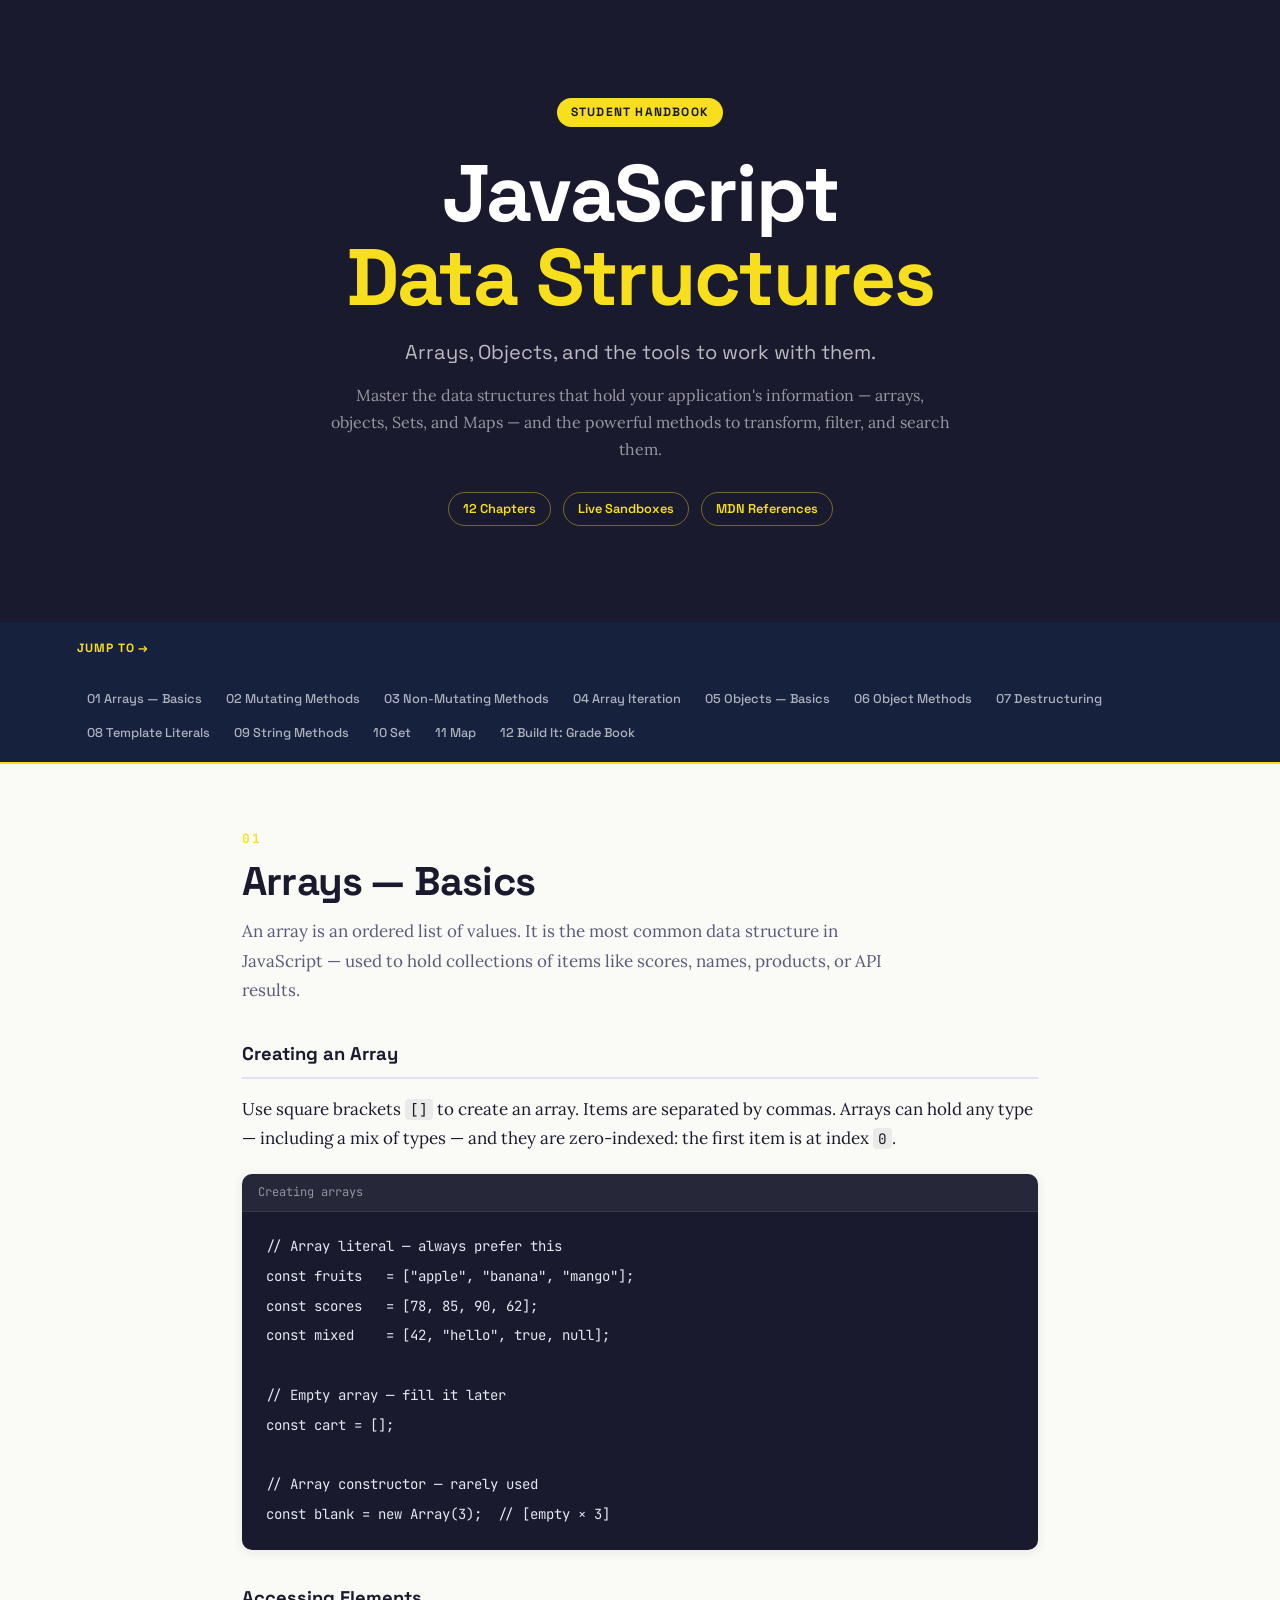
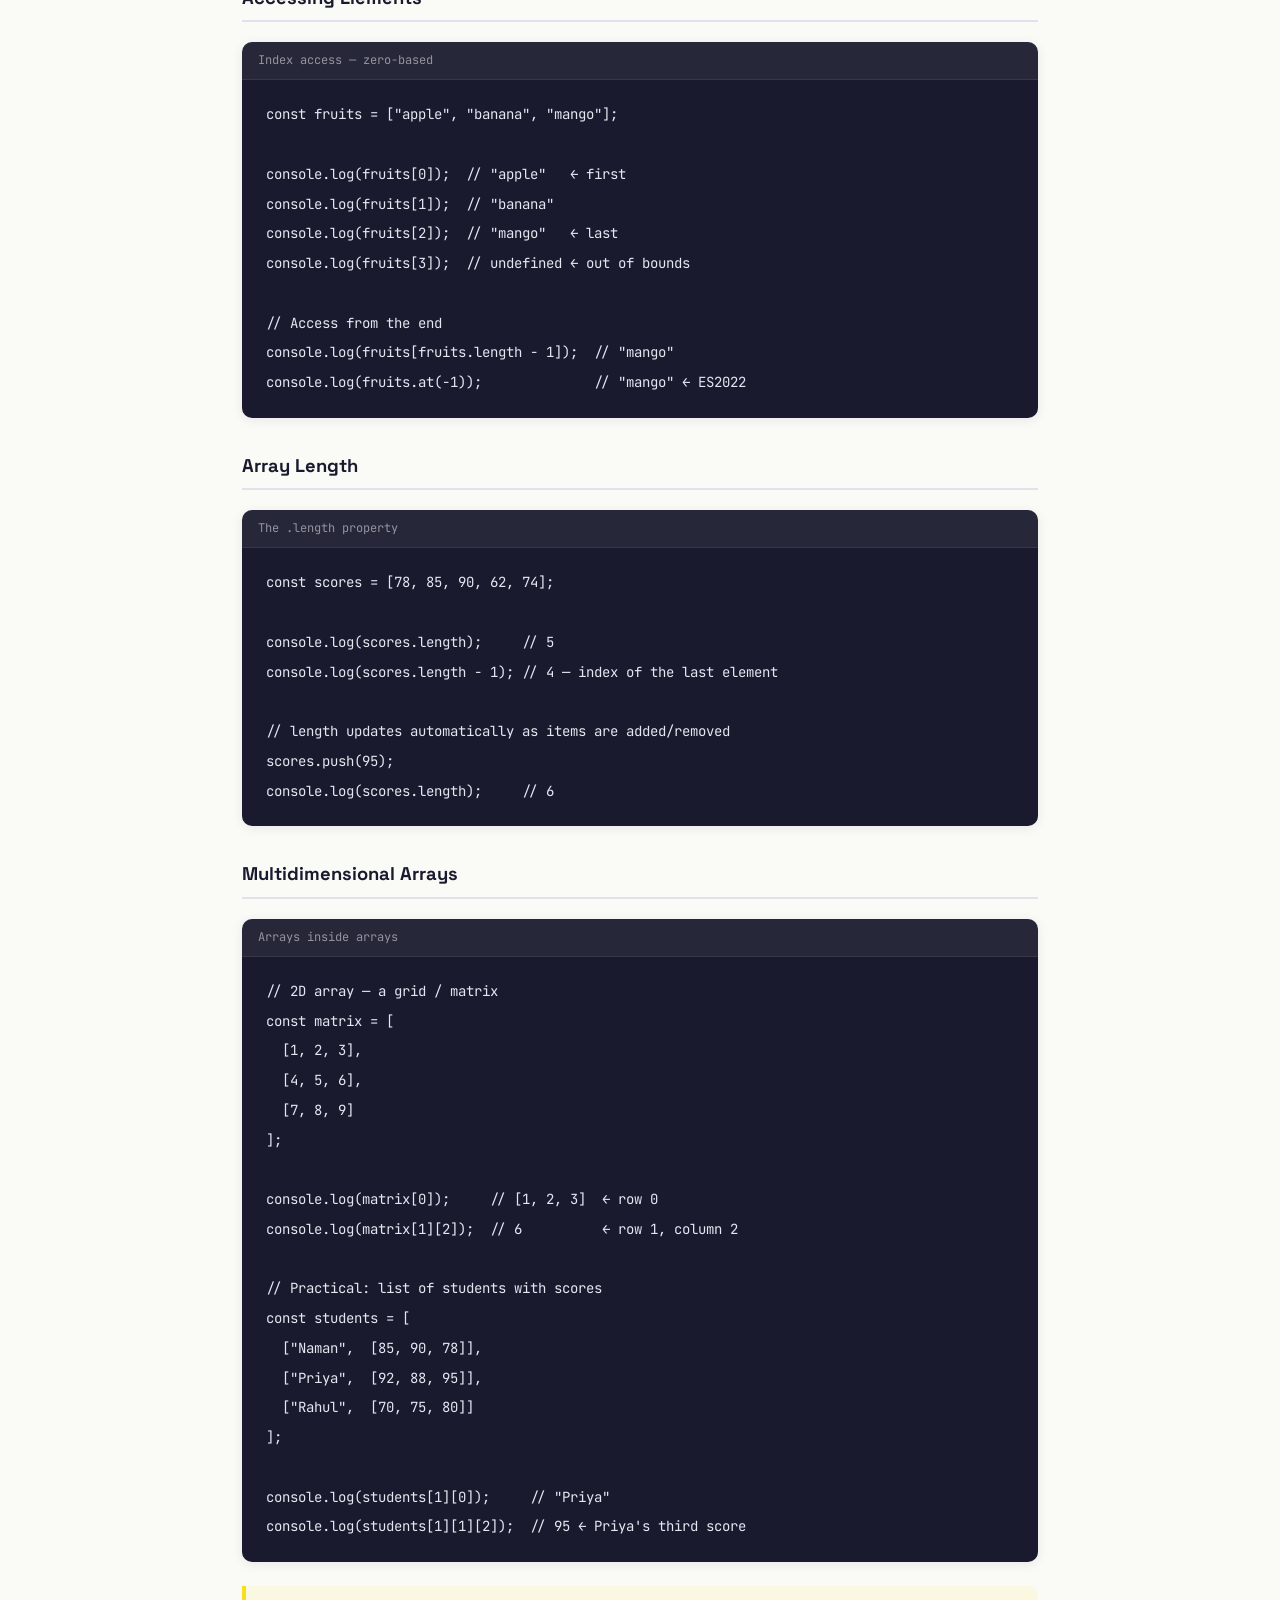
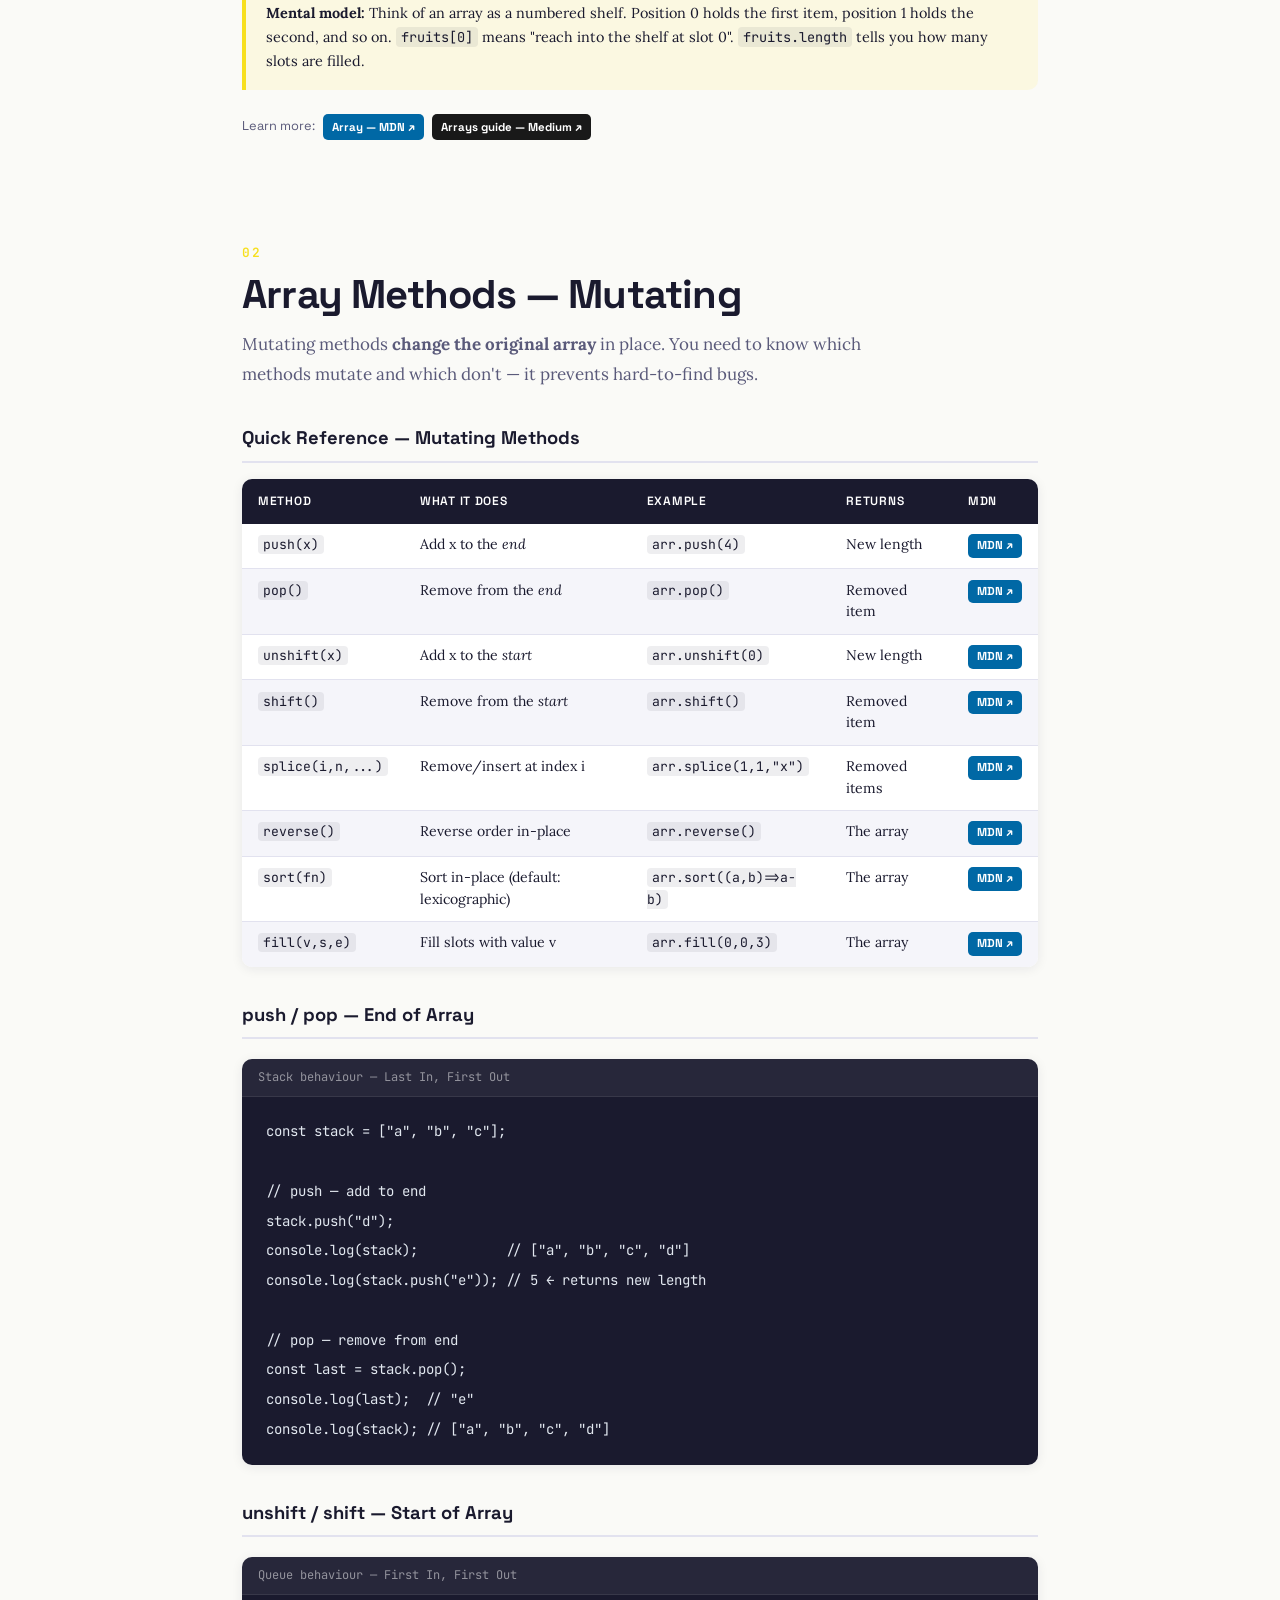
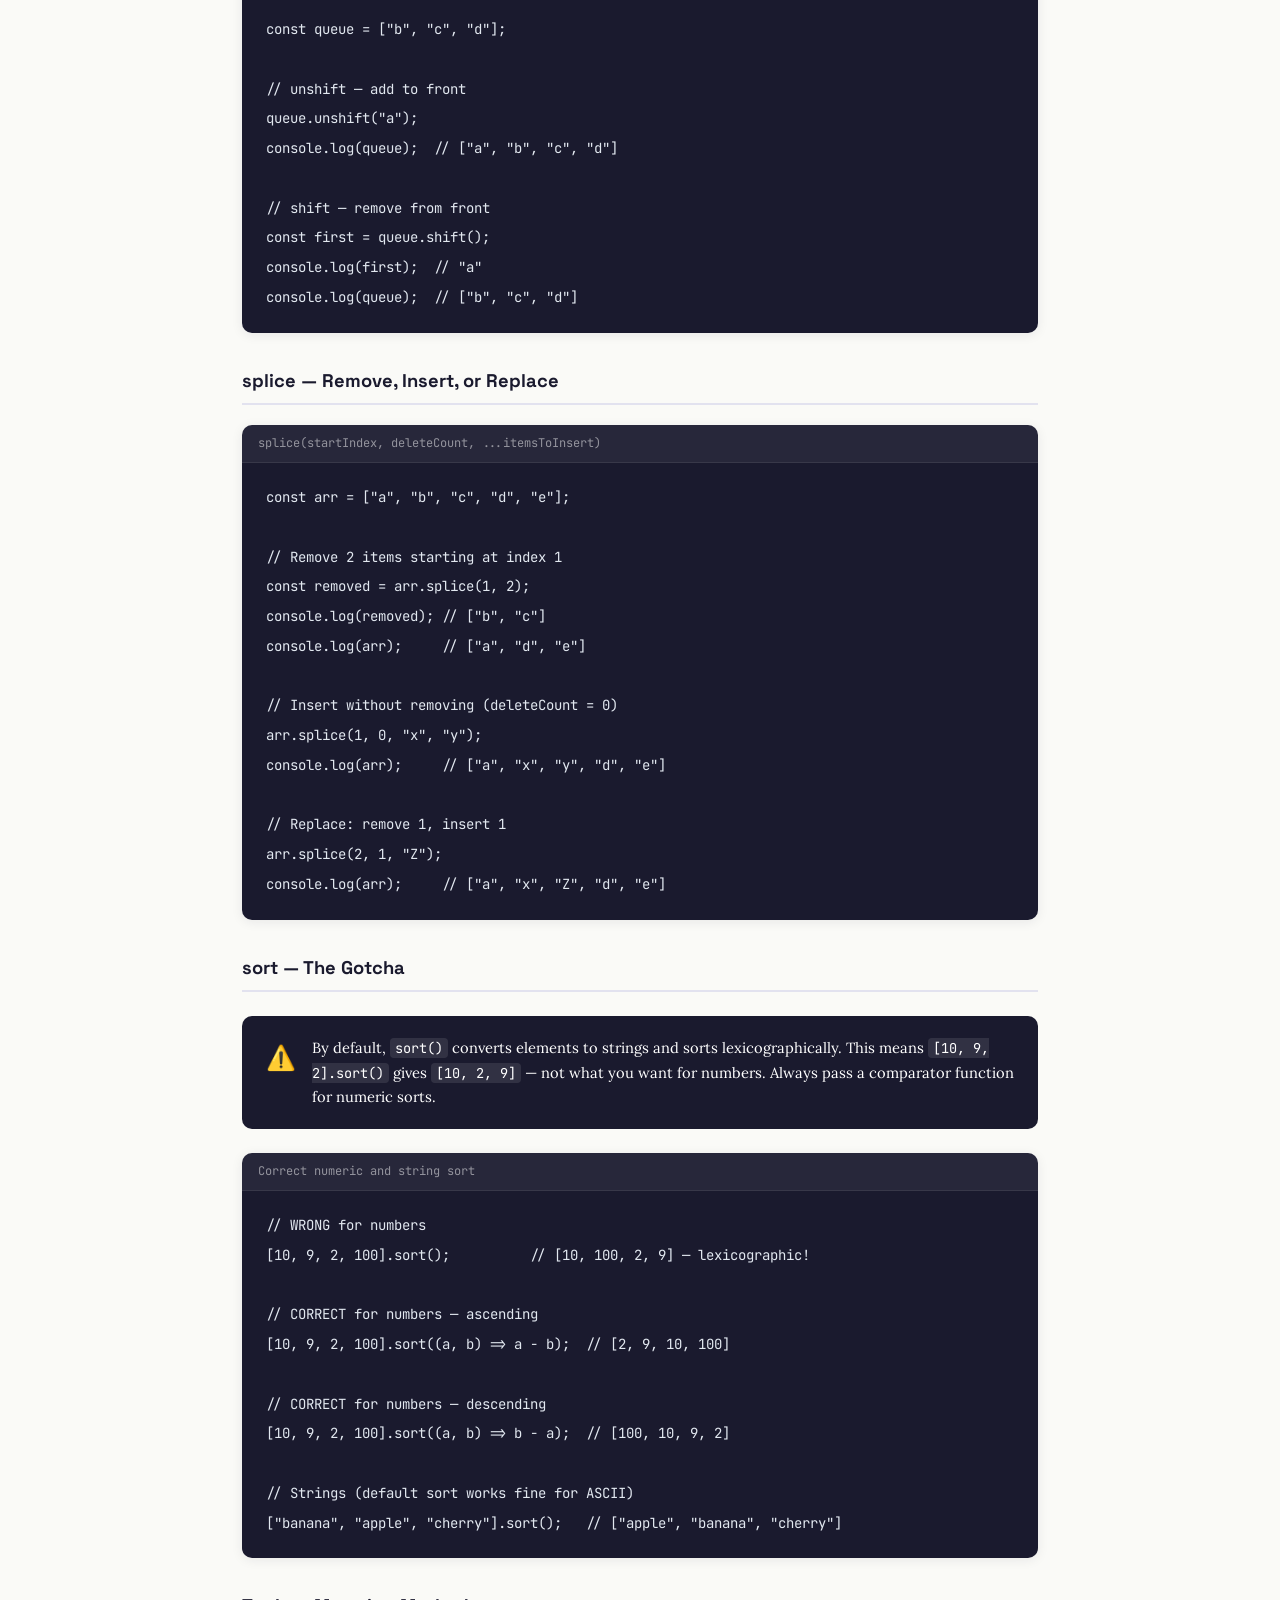
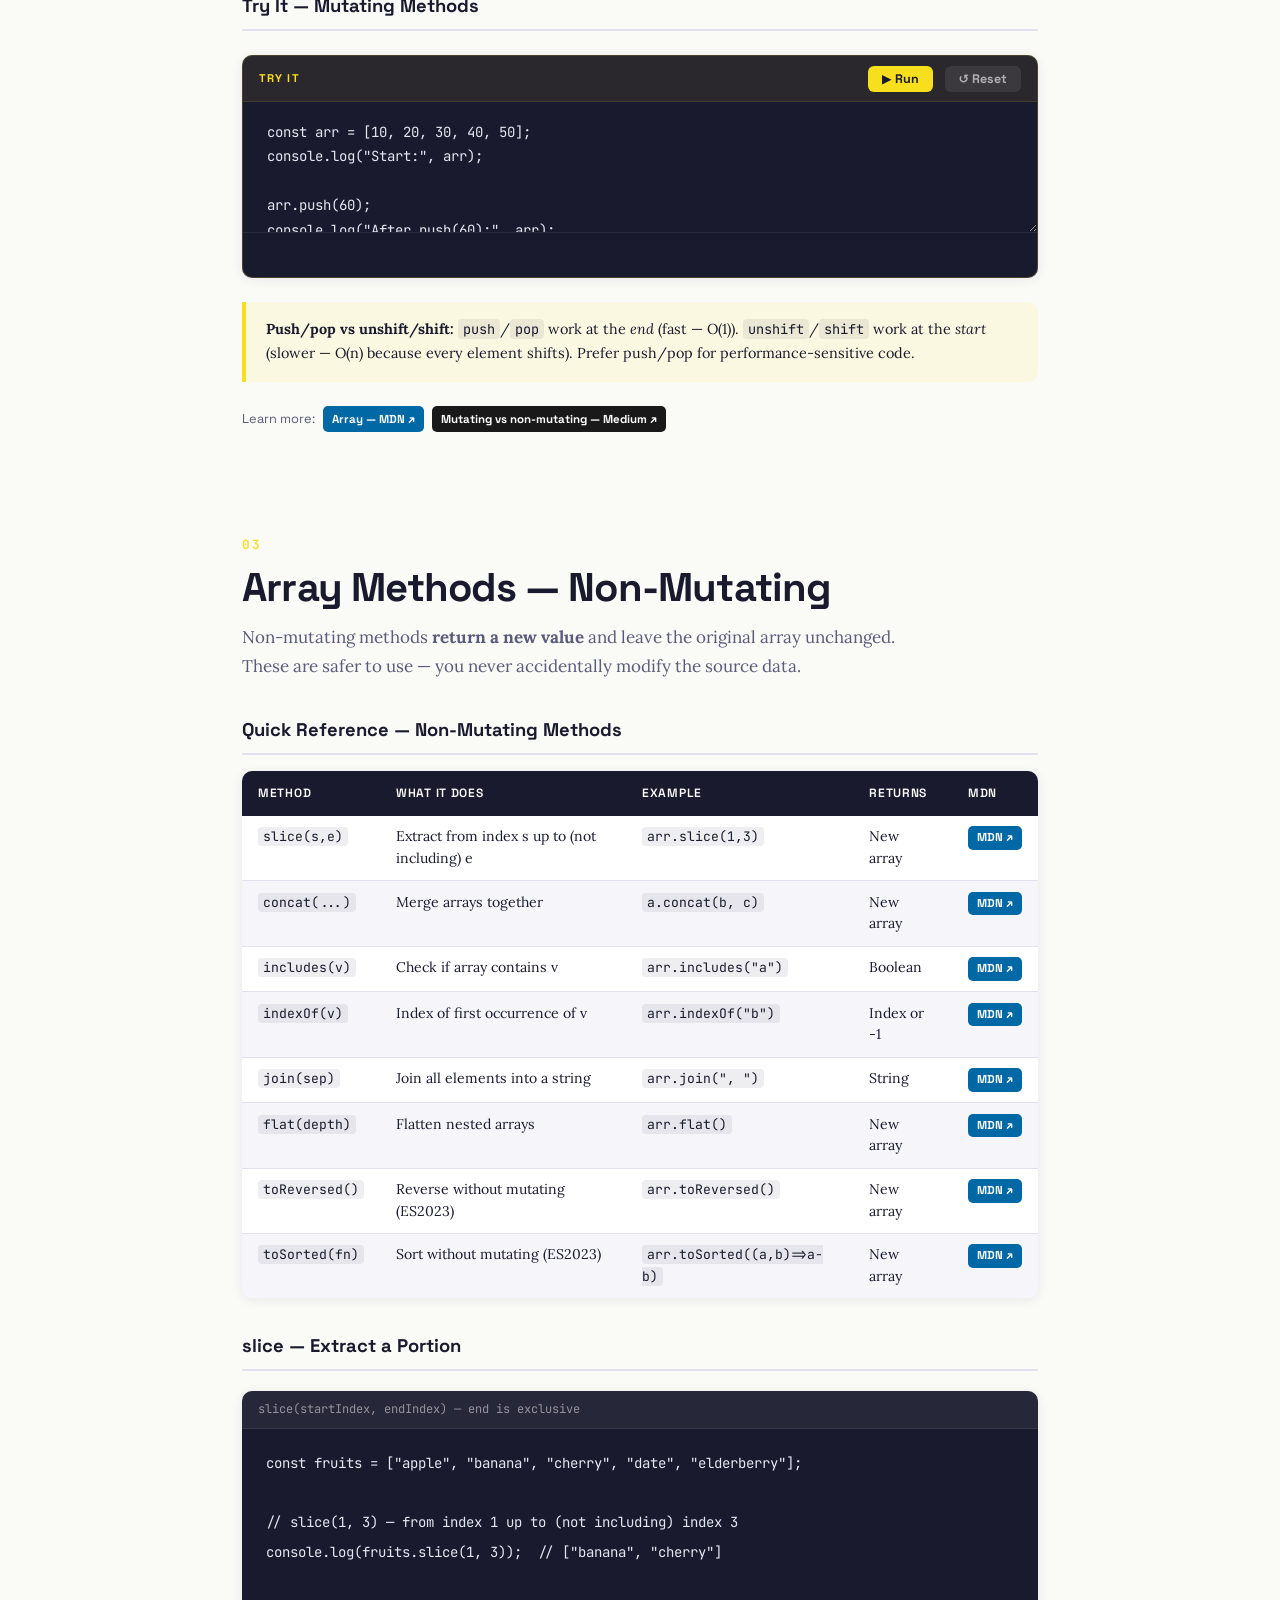
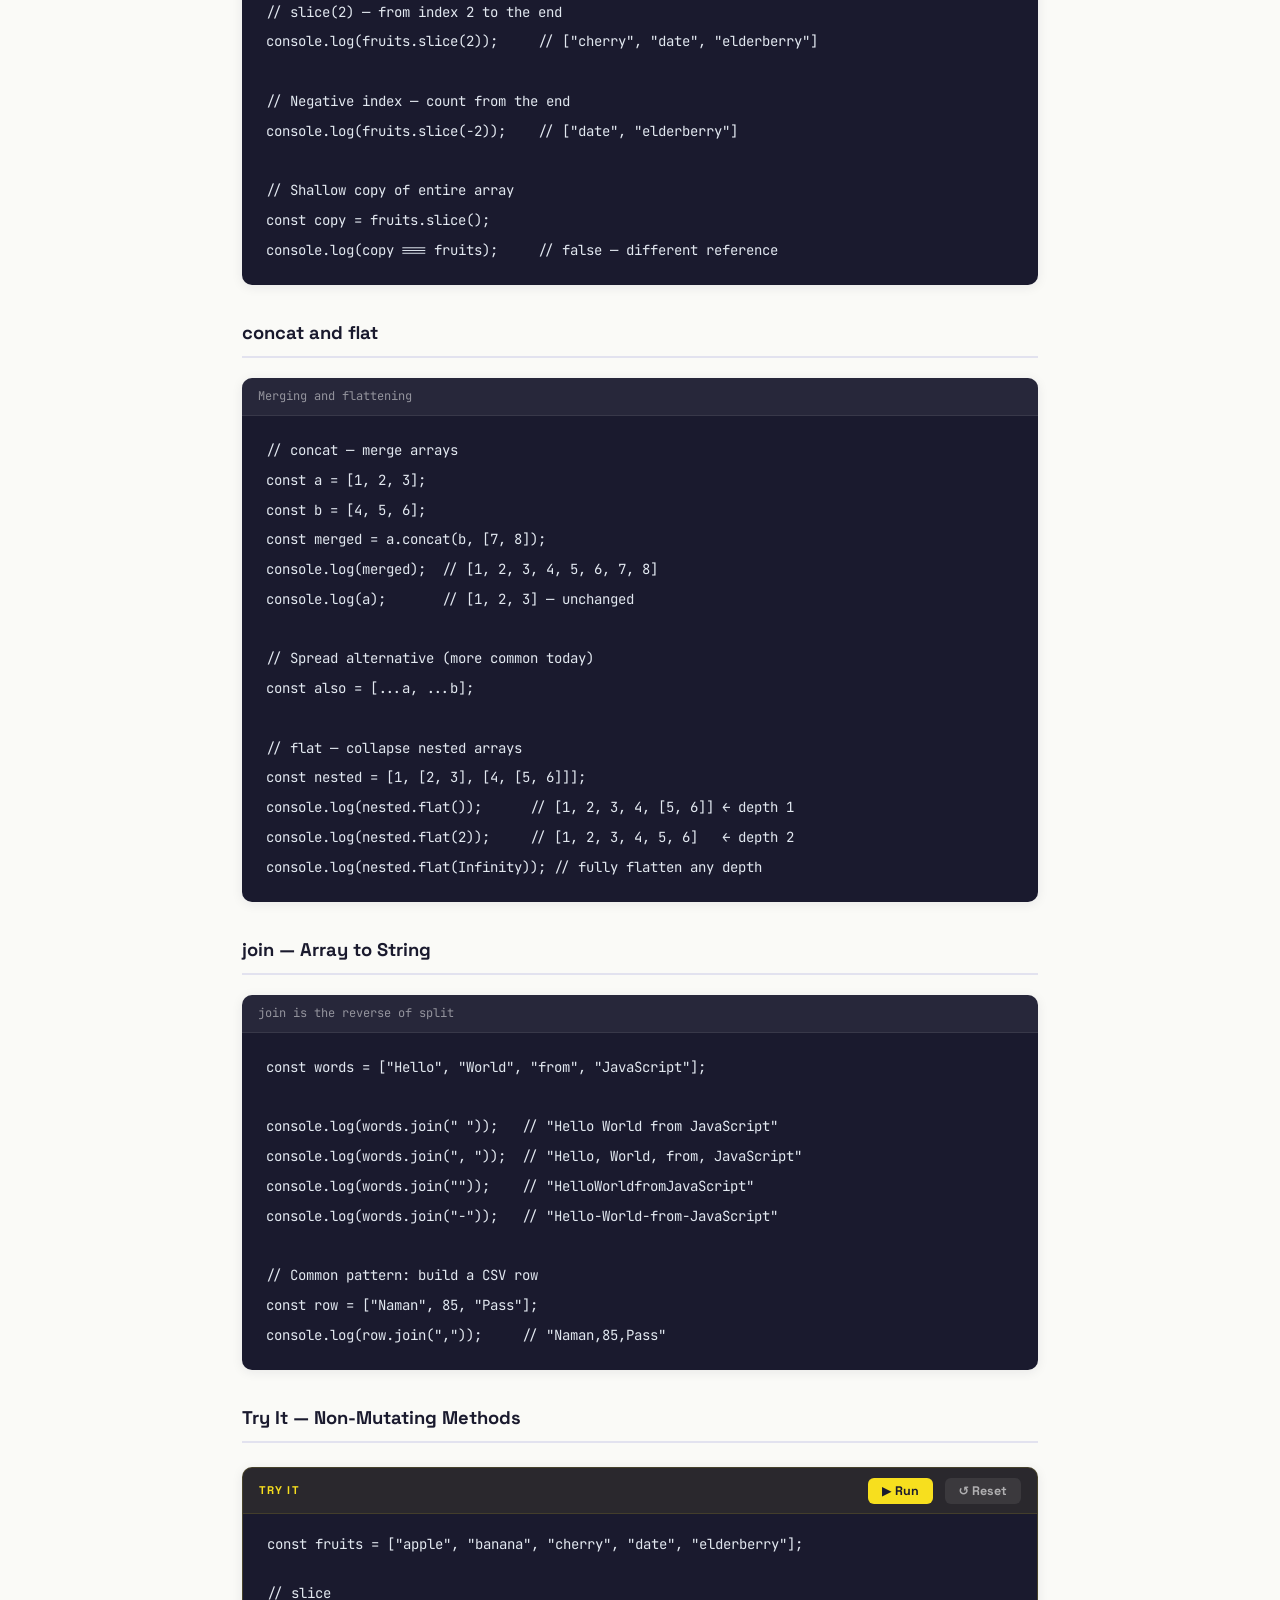
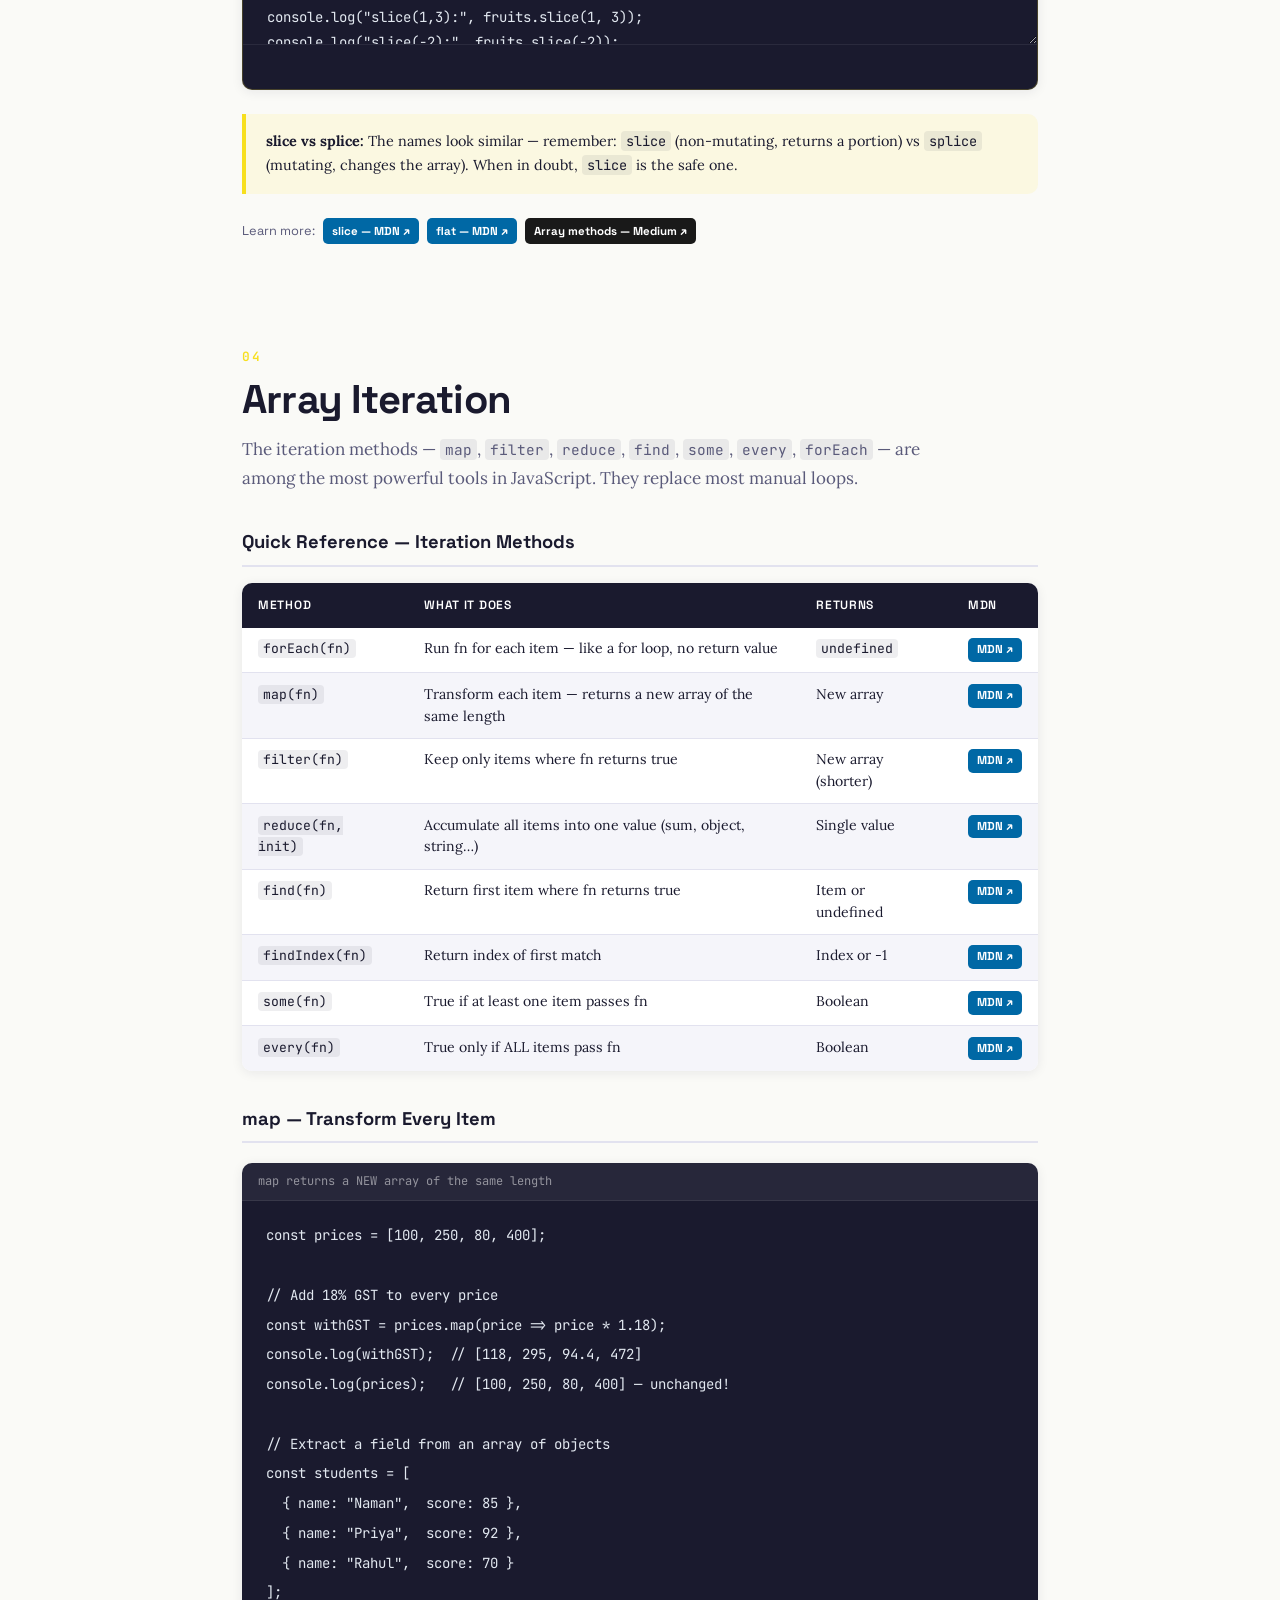
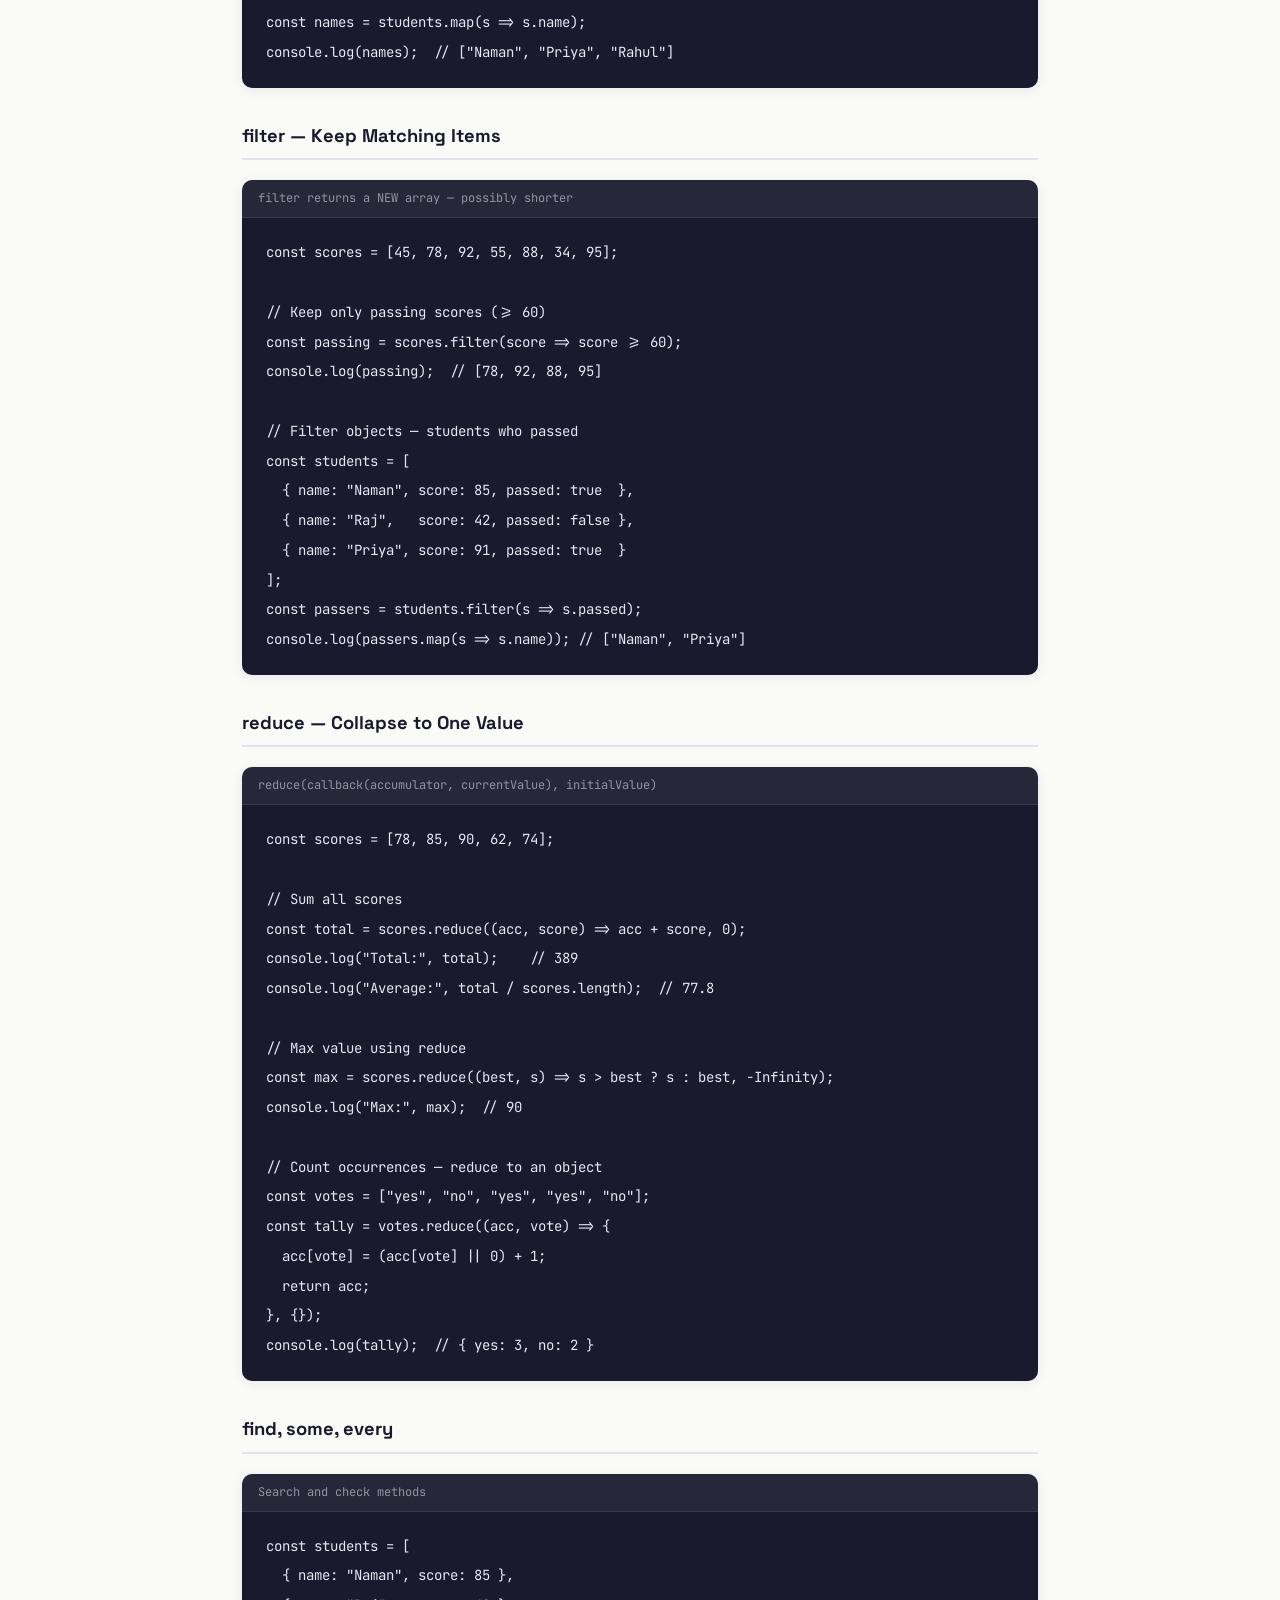
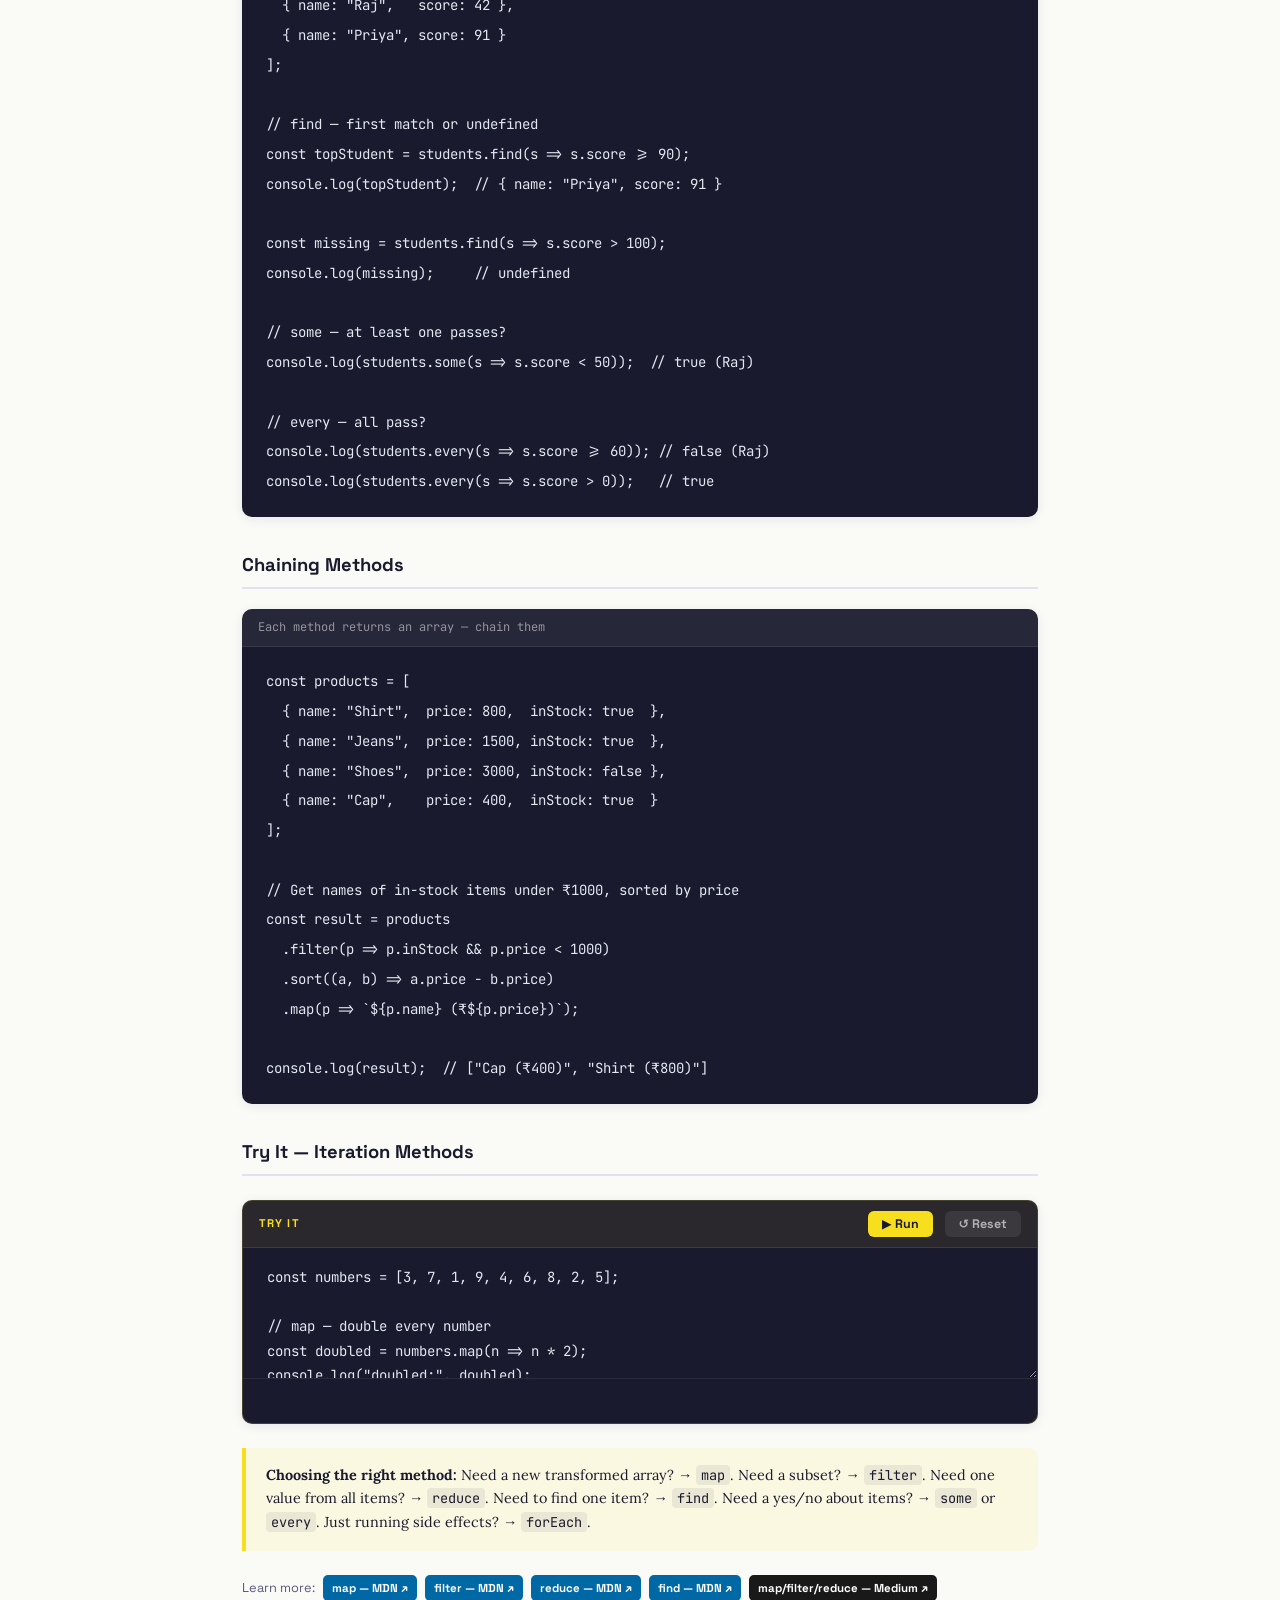
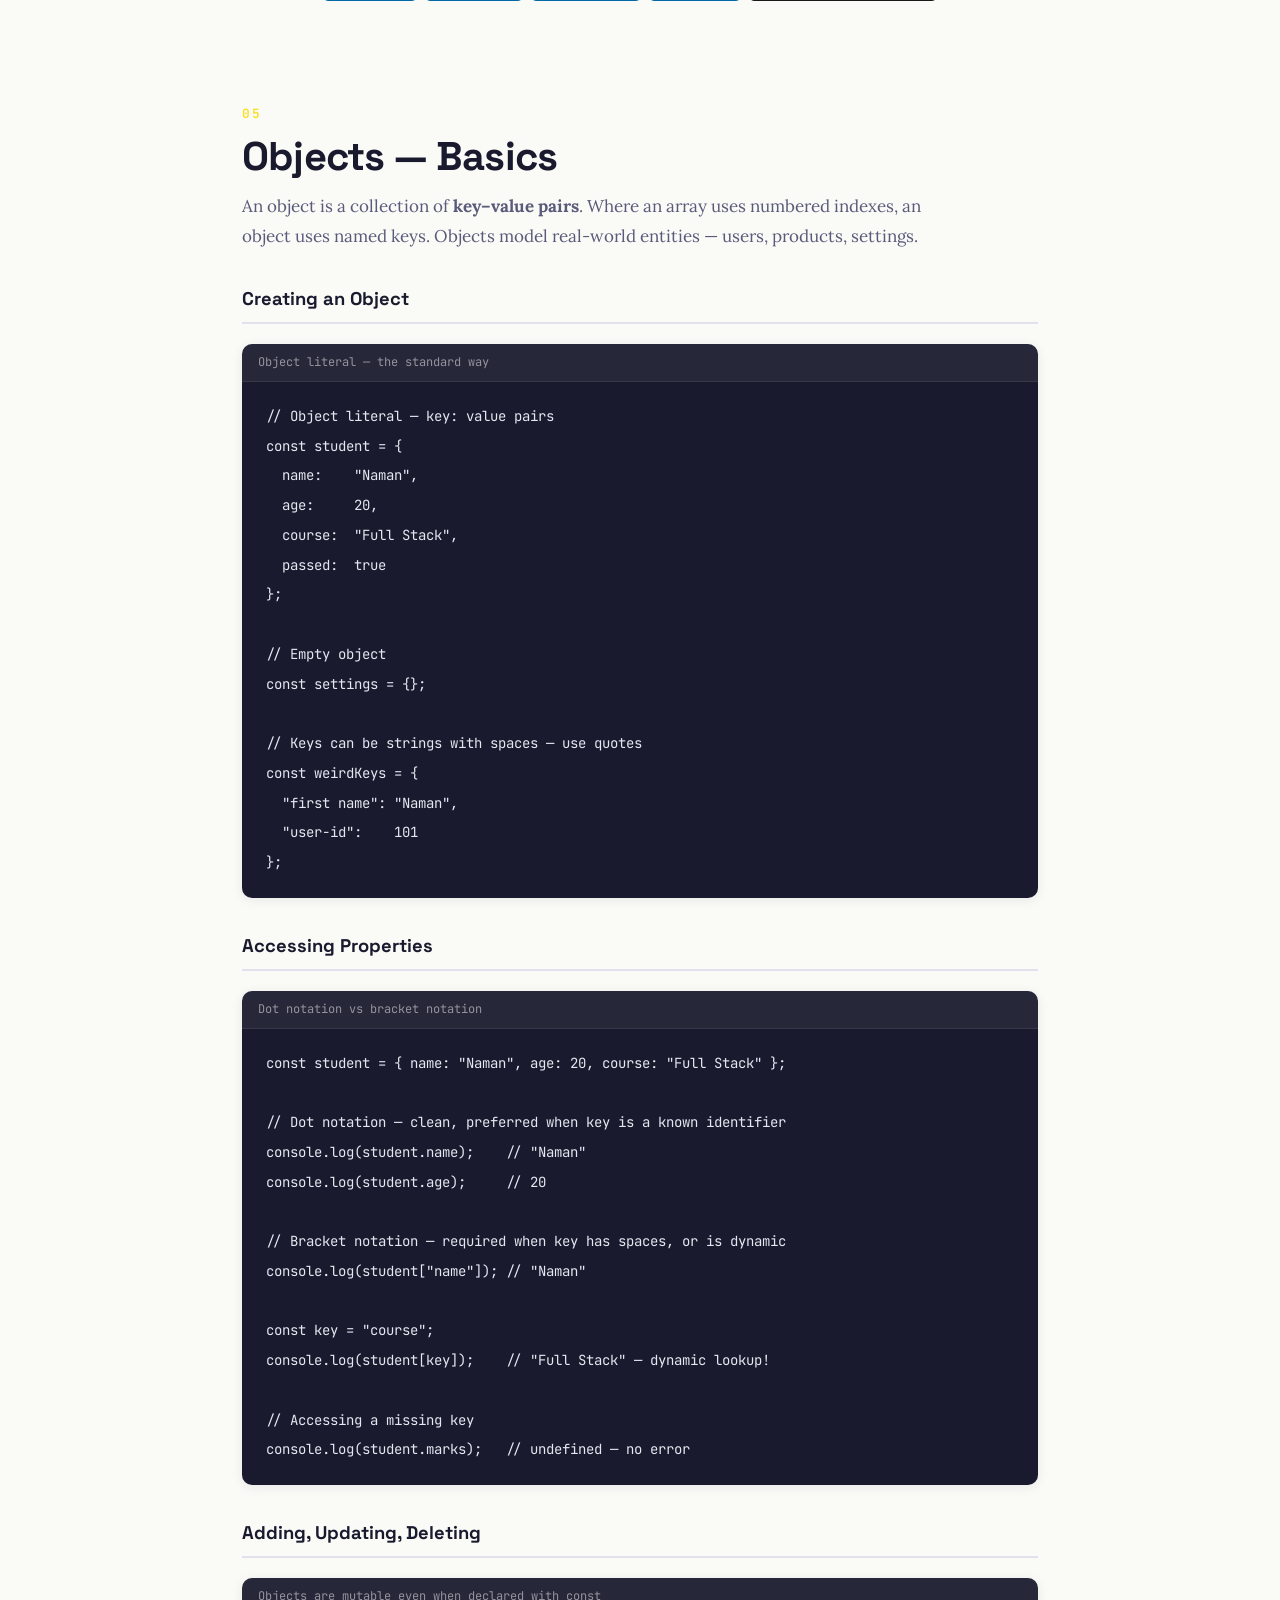
<file: js-data/index.html>
<!DOCTYPE html>
<html lang="en">
<head>
  <meta charset="UTF-8" />
  <meta name="viewport" content="width=device-width, initial-scale=1.0" />
  <meta name="description" content="Master JavaScript data structures — arrays, objects, Sets, Maps, destructuring, template literals and the methods to transform them." />
  <title>JavaScript Data Structures — Student Handbook</title>
  <link rel="preconnect" href="https://fonts.googleapis.com" />
  <link rel="preconnect" href="https://fonts.gstatic.com" crossorigin />
  <link href="https://fonts.googleapis.com/css2?family=Space+Grotesk:wght@400;500;600;700;800&family=JetBrains+Mono:ital,wght@0,400;0,600;1,400&family=Lora:ital,wght@0,400;0,600;1,400&display=swap" rel="stylesheet" />
  <link rel="stylesheet" href="styles.css" />
</head>
<body>

  <!-- ============================================================
       HEADER
  ============================================================ -->
  <header class="site-header">
    <div class="header-badge">Student Handbook</div>
    <h1 class="hero-title">JavaScript<br><span class="hero-accent">Data Structures</span></h1>
    <p class="hero-sub">Arrays, Objects, and the tools to work with them.</p>
    <p class="hero-desc">Master the data structures that hold your application's information — arrays, objects, Sets, and Maps — and the powerful methods to transform, filter, and search them.</p>
    <div class="hero-pills">
      <span class="pill">12 Chapters</span>
      <span class="pill">Live Sandboxes</span>
      <span class="pill">MDN References</span>
    </div>
  </header>

  <!-- ============================================================
       TABLE OF CONTENTS
  ============================================================ -->
  <nav class="toc" aria-label="Table of Contents">
    <span class="toc-label">Jump to →</span>
    <ul class="toc-list">
      <li><a href="#arrays-basics">01 Arrays — Basics</a></li>
      <li><a href="#array-mutating">02 Mutating Methods</a></li>
      <li><a href="#array-nonmutating">03 Non-Mutating Methods</a></li>
      <li><a href="#array-iteration">04 Array Iteration</a></li>
      <li><a href="#objects-basics">05 Objects — Basics</a></li>
      <li><a href="#object-methods">06 Object Methods</a></li>
      <li><a href="#destructuring">07 Destructuring</a></li>
      <li><a href="#template-literals">08 Template Literals</a></li>
      <li><a href="#string-methods">09 String Methods</a></li>
      <li><a href="#set">10 Set</a></li>
      <li><a href="#map">11 Map</a></li>
      <li><a href="#grade-book">12 Build It: Grade Book</a></li>
    </ul>
  </nav>

  <main class="main-content">

    <!-- ══════════════════════════════
         01 · ARRAYS — BASICS
    ══════════════════════════════ -->
    <section id="arrays-basics" class="chapter">
      <div class="ch-num">01</div>
      <h2 class="ch-title">Arrays — Basics</h2>
      <p class="ch-intro">An array is an ordered list of values. It is the most common data structure in JavaScript — used to hold collections of items like scores, names, products, or API results.</p>

      <h3 class="sub-heading">Creating an Array</h3>
      <p style="margin-bottom:1rem;">Use square brackets <code>[]</code> to create an array. Items are separated by commas. Arrays can hold any type — including a mix of types — and they are zero-indexed: the first item is at index <code>0</code>.</p>
      <div class="code-block">
        <div class="code-header">Creating arrays</div>
        <pre><code>// Array literal — always prefer this
const fruits   = ["apple", "banana", "mango"];
const scores   = [78, 85, 90, 62];
const mixed    = [42, "hello", true, null];

// Empty array — fill it later
const cart = [];

// Array constructor — rarely used
const blank = new Array(3);  // [empty × 3]</code></pre>
      </div>

      <h3 class="sub-heading">Accessing Elements</h3>
      <div class="code-block">
        <div class="code-header">Index access — zero-based</div>
        <pre><code>const fruits = ["apple", "banana", "mango"];

console.log(fruits[0]);  // "apple"   ← first
console.log(fruits[1]);  // "banana"
console.log(fruits[2]);  // "mango"   ← last
console.log(fruits[3]);  // undefined ← out of bounds

// Access from the end
console.log(fruits[fruits.length - 1]);  // "mango"
console.log(fruits.at(-1));              // "mango" ← ES2022</code></pre>
      </div>

      <h3 class="sub-heading">Array Length</h3>
      <div class="code-block">
        <div class="code-header">The .length property</div>
        <pre><code>const scores = [78, 85, 90, 62, 74];

console.log(scores.length);     // 5
console.log(scores.length - 1); // 4 — index of the last element

// length updates automatically as items are added/removed
scores.push(95);
console.log(scores.length);     // 6</code></pre>
      </div>

      <h3 class="sub-heading">Multidimensional Arrays</h3>
      <div class="code-block">
        <div class="code-header">Arrays inside arrays</div>
        <pre><code>// 2D array — a grid / matrix
const matrix = [
  [1, 2, 3],
  [4, 5, 6],
  [7, 8, 9]
];

console.log(matrix[0]);     // [1, 2, 3]  ← row 0
console.log(matrix[1][2]);  // 6          ← row 1, column 2

// Practical: list of students with scores
const students = [
  ["Naman",  [85, 90, 78]],
  ["Priya",  [92, 88, 95]],
  ["Rahul",  [70, 75, 80]]
];

console.log(students[1][0]);     // "Priya"
console.log(students[1][1][2]);  // 95 ← Priya's third score</code></pre>
      </div>

      <div class="tip-box">
        <strong>Mental model:</strong> Think of an array as a numbered shelf. Position 0 holds the first item, position 1 holds the second, and so on. <code>fruits[0]</code> means "reach into the shelf at slot 0". <code>fruits.length</code> tells you how many slots are filled.
      </div>

      <div class="ref-links">
        <span class="ref-links-label">Learn more:</span>
        <a class="ref-link ref-link-mdn" href="https://developer.mozilla.org/en-US/docs/Web/JavaScript/Reference/Global_Objects/Array" target="_blank" rel="noopener">Array — MDN ↗</a>
        <a class="ref-link ref-link-medium" href="https://medium.com/javascript-in-plain-english/javascript-arrays-a-beginners-guide-d12b3a4a5c7f" target="_blank" rel="noopener">Arrays guide — Medium ↗</a>
      </div>
    </section>

    <!-- ══════════════════════════════
         02 · ARRAY METHODS — MUTATING
    ══════════════════════════════ -->
    <section id="array-mutating" class="chapter">
      <div class="ch-num">02</div>
      <h2 class="ch-title">Array Methods — Mutating</h2>
      <p class="ch-intro">Mutating methods <strong>change the original array</strong> in place. You need to know which methods mutate and which don't — it prevents hard-to-find bugs.</p>

      <h3 class="sub-heading">Quick Reference — Mutating Methods</h3>
      <table class="ref-table">
        <thead>
          <tr><th>Method</th><th>What it does</th><th>Example</th><th>Returns</th><th>MDN</th></tr>
        </thead>
        <tbody>
          <tr>
            <td><code>push(x)</code></td>
            <td>Add x to the <em>end</em></td>
            <td><code>arr.push(4)</code></td>
            <td>New length</td>
            <td><a class="ref-link ref-link-mdn" href="https://developer.mozilla.org/en-US/docs/Web/JavaScript/Reference/Global_Objects/Array/push" target="_blank" rel="noopener">MDN ↗</a></td>
          </tr>
          <tr>
            <td><code>pop()</code></td>
            <td>Remove from the <em>end</em></td>
            <td><code>arr.pop()</code></td>
            <td>Removed item</td>
            <td><a class="ref-link ref-link-mdn" href="https://developer.mozilla.org/en-US/docs/Web/JavaScript/Reference/Global_Objects/Array/pop" target="_blank" rel="noopener">MDN ↗</a></td>
          </tr>
          <tr>
            <td><code>unshift(x)</code></td>
            <td>Add x to the <em>start</em></td>
            <td><code>arr.unshift(0)</code></td>
            <td>New length</td>
            <td><a class="ref-link ref-link-mdn" href="https://developer.mozilla.org/en-US/docs/Web/JavaScript/Reference/Global_Objects/Array/unshift" target="_blank" rel="noopener">MDN ↗</a></td>
          </tr>
          <tr>
            <td><code>shift()</code></td>
            <td>Remove from the <em>start</em></td>
            <td><code>arr.shift()</code></td>
            <td>Removed item</td>
            <td><a class="ref-link ref-link-mdn" href="https://developer.mozilla.org/en-US/docs/Web/JavaScript/Reference/Global_Objects/Array/shift" target="_blank" rel="noopener">MDN ↗</a></td>
          </tr>
          <tr>
            <td><code>splice(i,n,...)</code></td>
            <td>Remove/insert at index i</td>
            <td><code>arr.splice(1,1,"x")</code></td>
            <td>Removed items</td>
            <td><a class="ref-link ref-link-mdn" href="https://developer.mozilla.org/en-US/docs/Web/JavaScript/Reference/Global_Objects/Array/splice" target="_blank" rel="noopener">MDN ↗</a></td>
          </tr>
          <tr>
            <td><code>reverse()</code></td>
            <td>Reverse order in-place</td>
            <td><code>arr.reverse()</code></td>
            <td>The array</td>
            <td><a class="ref-link ref-link-mdn" href="https://developer.mozilla.org/en-US/docs/Web/JavaScript/Reference/Global_Objects/Array/reverse" target="_blank" rel="noopener">MDN ↗</a></td>
          </tr>
          <tr>
            <td><code>sort(fn)</code></td>
            <td>Sort in-place (default: lexicographic)</td>
            <td><code>arr.sort((a,b)=>a-b)</code></td>
            <td>The array</td>
            <td><a class="ref-link ref-link-mdn" href="https://developer.mozilla.org/en-US/docs/Web/JavaScript/Reference/Global_Objects/Array/sort" target="_blank" rel="noopener">MDN ↗</a></td>
          </tr>
          <tr>
            <td><code>fill(v,s,e)</code></td>
            <td>Fill slots with value v</td>
            <td><code>arr.fill(0,0,3)</code></td>
            <td>The array</td>
            <td><a class="ref-link ref-link-mdn" href="https://developer.mozilla.org/en-US/docs/Web/JavaScript/Reference/Global_Objects/Array/fill" target="_blank" rel="noopener">MDN ↗</a></td>
          </tr>
        </tbody>
      </table>

      <h3 class="sub-heading">push / pop — End of Array</h3>
      <div class="code-block">
        <div class="code-header">Stack behaviour — Last In, First Out</div>
        <pre><code>const stack = ["a", "b", "c"];

// push — add to end
stack.push("d");
console.log(stack);           // ["a", "b", "c", "d"]
console.log(stack.push("e")); // 5 ← returns new length

// pop — remove from end
const last = stack.pop();
console.log(last);  // "e"
console.log(stack); // ["a", "b", "c", "d"]</code></pre>
      </div>

      <h3 class="sub-heading">unshift / shift — Start of Array</h3>
      <div class="code-block">
        <div class="code-header">Queue behaviour — First In, First Out</div>
        <pre><code>const queue = ["b", "c", "d"];

// unshift — add to front
queue.unshift("a");
console.log(queue);  // ["a", "b", "c", "d"]

// shift — remove from front
const first = queue.shift();
console.log(first);  // "a"
console.log(queue);  // ["b", "c", "d"]</code></pre>
      </div>

      <h3 class="sub-heading">splice — Remove, Insert, or Replace</h3>
      <div class="code-block">
        <div class="code-header">splice(startIndex, deleteCount, ...itemsToInsert)</div>
        <pre><code>const arr = ["a", "b", "c", "d", "e"];

// Remove 2 items starting at index 1
const removed = arr.splice(1, 2);
console.log(removed); // ["b", "c"]
console.log(arr);     // ["a", "d", "e"]

// Insert without removing (deleteCount = 0)
arr.splice(1, 0, "x", "y");
console.log(arr);     // ["a", "x", "y", "d", "e"]

// Replace: remove 1, insert 1
arr.splice(2, 1, "Z");
console.log(arr);     // ["a", "x", "Z", "d", "e"]</code></pre>
      </div>

      <h3 class="sub-heading">sort — The Gotcha</h3>
      <div class="insight-box">
        <div class="insight-icon">⚠️</div>
        <div class="insight-content">
          <p>By default, <code>sort()</code> converts elements to strings and sorts lexicographically. This means <code>[10, 9, 2].sort()</code> gives <code>[10, 2, 9]</code> — not what you want for numbers. Always pass a comparator function for numeric sorts.</p>
        </div>
      </div>
      <div class="code-block">
        <div class="code-header">Correct numeric and string sort</div>
        <pre><code>// WRONG for numbers
[10, 9, 2, 100].sort();          // [10, 100, 2, 9] — lexicographic!

// CORRECT for numbers — ascending
[10, 9, 2, 100].sort((a, b) => a - b);  // [2, 9, 10, 100]

// CORRECT for numbers — descending
[10, 9, 2, 100].sort((a, b) => b - a);  // [100, 10, 9, 2]

// Strings (default sort works fine for ASCII)
["banana", "apple", "cherry"].sort();   // ["apple", "banana", "cherry"]</code></pre>
      </div>

      <h3 class="sub-heading">Try It — Mutating Methods</h3>
      <div class="sandbox">
        <div class="sandbox-header">
          <span class="sandbox-label">Try it</span>
          <button class="sandbox-run" onclick="runSandbox(this)">▶ Run</button>
          <button class="sandbox-reset" onclick="resetSandbox(this)">↺ Reset</button>
        </div>
        <textarea class="sandbox-code" data-default='const arr = [10, 20, 30, 40, 50];
console.log("Start:", arr);

arr.push(60);
console.log("After push(60):", arr);

const popped = arr.pop();
console.log("Popped:", popped, "| Array:", arr);

arr.unshift(0);
console.log("After unshift(0):", arr);

arr.shift();
console.log("After shift():", arr);

// splice: remove 1 item at index 1
arr.splice(1, 1);
console.log("After splice(1,1):", arr);

// sort numerically
const nums = [30, 1, 100, 10, 5];
nums.sort((a, b) => a - b);
console.log("Sorted asc:", nums);'>const arr = [10, 20, 30, 40, 50];
console.log("Start:", arr);

arr.push(60);
console.log("After push(60):", arr);

const popped = arr.pop();
console.log("Popped:", popped, "| Array:", arr);

arr.unshift(0);
console.log("After unshift(0):", arr);

arr.shift();
console.log("After shift():", arr);

// splice: remove 1 item at index 1
arr.splice(1, 1);
console.log("After splice(1,1):", arr);

// sort numerically
const nums = [30, 1, 100, 10, 5];
nums.sort((a, b) => a - b);
console.log("Sorted asc:", nums);</textarea>
        <div class="sandbox-divider"></div>
        <div class="sandbox-output"></div>
      </div>

      <div class="tip-box">
        <strong>Push/pop vs unshift/shift:</strong> <code>push</code>/<code>pop</code> work at the <em>end</em> (fast — O(1)). <code>unshift</code>/<code>shift</code> work at the <em>start</em> (slower — O(n) because every element shifts). Prefer push/pop for performance-sensitive code.
      </div>

      <div class="ref-links">
        <span class="ref-links-label">Learn more:</span>
        <a class="ref-link ref-link-mdn" href="https://developer.mozilla.org/en-US/docs/Web/JavaScript/Reference/Global_Objects/Array" target="_blank" rel="noopener">Array — MDN ↗</a>
        <a class="ref-link ref-link-medium" href="https://medium.com/javascript-in-plain-english/javascript-array-methods-that-mutate-vs-those-that-dont-b3c4b8a2e9a1" target="_blank" rel="noopener">Mutating vs non-mutating — Medium ↗</a>
      </div>
    </section>

    <!-- ══════════════════════════════
         03 · ARRAY METHODS — NON-MUTATING
    ══════════════════════════════ -->
    <section id="array-nonmutating" class="chapter">
      <div class="ch-num">03</div>
      <h2 class="ch-title">Array Methods — Non-Mutating</h2>
      <p class="ch-intro">Non-mutating methods <strong>return a new value</strong> and leave the original array unchanged. These are safer to use — you never accidentally modify the source data.</p>

      <h3 class="sub-heading">Quick Reference — Non-Mutating Methods</h3>
      <table class="ref-table">
        <thead>
          <tr><th>Method</th><th>What it does</th><th>Example</th><th>Returns</th><th>MDN</th></tr>
        </thead>
        <tbody>
          <tr>
            <td><code>slice(s,e)</code></td>
            <td>Extract from index s up to (not including) e</td>
            <td><code>arr.slice(1,3)</code></td>
            <td>New array</td>
            <td><a class="ref-link ref-link-mdn" href="https://developer.mozilla.org/en-US/docs/Web/JavaScript/Reference/Global_Objects/Array/slice" target="_blank" rel="noopener">MDN ↗</a></td>
          </tr>
          <tr>
            <td><code>concat(...)</code></td>
            <td>Merge arrays together</td>
            <td><code>a.concat(b, c)</code></td>
            <td>New array</td>
            <td><a class="ref-link ref-link-mdn" href="https://developer.mozilla.org/en-US/docs/Web/JavaScript/Reference/Global_Objects/Array/concat" target="_blank" rel="noopener">MDN ↗</a></td>
          </tr>
          <tr>
            <td><code>includes(v)</code></td>
            <td>Check if array contains v</td>
            <td><code>arr.includes("a")</code></td>
            <td>Boolean</td>
            <td><a class="ref-link ref-link-mdn" href="https://developer.mozilla.org/en-US/docs/Web/JavaScript/Reference/Global_Objects/Array/includes" target="_blank" rel="noopener">MDN ↗</a></td>
          </tr>
          <tr>
            <td><code>indexOf(v)</code></td>
            <td>Index of first occurrence of v</td>
            <td><code>arr.indexOf("b")</code></td>
            <td>Index or -1</td>
            <td><a class="ref-link ref-link-mdn" href="https://developer.mozilla.org/en-US/docs/Web/JavaScript/Reference/Global_Objects/Array/indexOf" target="_blank" rel="noopener">MDN ↗</a></td>
          </tr>
          <tr>
            <td><code>join(sep)</code></td>
            <td>Join all elements into a string</td>
            <td><code>arr.join(", ")</code></td>
            <td>String</td>
            <td><a class="ref-link ref-link-mdn" href="https://developer.mozilla.org/en-US/docs/Web/JavaScript/Reference/Global_Objects/Array/join" target="_blank" rel="noopener">MDN ↗</a></td>
          </tr>
          <tr>
            <td><code>flat(depth)</code></td>
            <td>Flatten nested arrays</td>
            <td><code>arr.flat()</code></td>
            <td>New array</td>
            <td><a class="ref-link ref-link-mdn" href="https://developer.mozilla.org/en-US/docs/Web/JavaScript/Reference/Global_Objects/Array/flat" target="_blank" rel="noopener">MDN ↗</a></td>
          </tr>
          <tr>
            <td><code>toReversed()</code></td>
            <td>Reverse without mutating (ES2023)</td>
            <td><code>arr.toReversed()</code></td>
            <td>New array</td>
            <td><a class="ref-link ref-link-mdn" href="https://developer.mozilla.org/en-US/docs/Web/JavaScript/Reference/Global_Objects/Array/toReversed" target="_blank" rel="noopener">MDN ↗</a></td>
          </tr>
          <tr>
            <td><code>toSorted(fn)</code></td>
            <td>Sort without mutating (ES2023)</td>
            <td><code>arr.toSorted((a,b)=>a-b)</code></td>
            <td>New array</td>
            <td><a class="ref-link ref-link-mdn" href="https://developer.mozilla.org/en-US/docs/Web/JavaScript/Reference/Global_Objects/Array/toSorted" target="_blank" rel="noopener">MDN ↗</a></td>
          </tr>
        </tbody>
      </table>

      <h3 class="sub-heading">slice — Extract a Portion</h3>
      <div class="code-block">
        <div class="code-header">slice(startIndex, endIndex) — end is exclusive</div>
        <pre><code>const fruits = ["apple", "banana", "cherry", "date", "elderberry"];

// slice(1, 3) — from index 1 up to (not including) index 3
console.log(fruits.slice(1, 3));  // ["banana", "cherry"]

// slice(2) — from index 2 to the end
console.log(fruits.slice(2));     // ["cherry", "date", "elderberry"]

// Negative index — count from the end
console.log(fruits.slice(-2));    // ["date", "elderberry"]

// Shallow copy of entire array
const copy = fruits.slice();
console.log(copy === fruits);     // false — different reference</code></pre>
      </div>

      <h3 class="sub-heading">concat and flat</h3>
      <div class="code-block">
        <div class="code-header">Merging and flattening</div>
        <pre><code>// concat — merge arrays
const a = [1, 2, 3];
const b = [4, 5, 6];
const merged = a.concat(b, [7, 8]);
console.log(merged);  // [1, 2, 3, 4, 5, 6, 7, 8]
console.log(a);       // [1, 2, 3] — unchanged

// Spread alternative (more common today)
const also = [...a, ...b];

// flat — collapse nested arrays
const nested = [1, [2, 3], [4, [5, 6]]];
console.log(nested.flat());      // [1, 2, 3, 4, [5, 6]] ← depth 1
console.log(nested.flat(2));     // [1, 2, 3, 4, 5, 6]   ← depth 2
console.log(nested.flat(Infinity)); // fully flatten any depth</code></pre>
      </div>

      <h3 class="sub-heading">join — Array to String</h3>
      <div class="code-block">
        <div class="code-header">join is the reverse of split</div>
        <pre><code>const words = ["Hello", "World", "from", "JavaScript"];

console.log(words.join(" "));   // "Hello World from JavaScript"
console.log(words.join(", "));  // "Hello, World, from, JavaScript"
console.log(words.join(""));    // "HelloWorldfromJavaScript"
console.log(words.join("-"));   // "Hello-World-from-JavaScript"

// Common pattern: build a CSV row
const row = ["Naman", 85, "Pass"];
console.log(row.join(","));     // "Naman,85,Pass"</code></pre>
      </div>

      <h3 class="sub-heading">Try It — Non-Mutating Methods</h3>
      <div class="sandbox">
        <div class="sandbox-header">
          <span class="sandbox-label">Try it</span>
          <button class="sandbox-run" onclick="runSandbox(this)">▶ Run</button>
          <button class="sandbox-reset" onclick="resetSandbox(this)">↺ Reset</button>
        </div>
        <textarea class="sandbox-code" data-default='const fruits = ["apple", "banana", "cherry", "date", "elderberry"];

// slice
console.log("slice(1,3):", fruits.slice(1, 3));
console.log("slice(-2):", fruits.slice(-2));

// includes / indexOf
console.log("includes cherry:", fruits.includes("cherry"));
console.log("indexOf date:", fruits.indexOf("date"));
console.log("indexOf mango:", fruits.indexOf("mango")); // -1

// join
console.log("join:", fruits.join(" | "));

// concat
const more = fruits.concat(["fig", "grape"]);
console.log("concat:", more);
console.log("original unchanged:", fruits);

// flat
const nested = [1, [2, 3], [4, [5, 6]]];
console.log("flat(1):", nested.flat());
console.log("flat(2):", nested.flat(2));'>const fruits = ["apple", "banana", "cherry", "date", "elderberry"];

// slice
console.log("slice(1,3):", fruits.slice(1, 3));
console.log("slice(-2):", fruits.slice(-2));

// includes / indexOf
console.log("includes cherry:", fruits.includes("cherry"));
console.log("indexOf date:", fruits.indexOf("date"));
console.log("indexOf mango:", fruits.indexOf("mango")); // -1

// join
console.log("join:", fruits.join(" | "));

// concat
const more = fruits.concat(["fig", "grape"]);
console.log("concat:", more);
console.log("original unchanged:", fruits);

// flat
const nested = [1, [2, 3], [4, [5, 6]]];
console.log("flat(1):", nested.flat());
console.log("flat(2):", nested.flat(2));</textarea>
        <div class="sandbox-divider"></div>
        <div class="sandbox-output"></div>
      </div>

      <div class="tip-box">
        <strong>slice vs splice:</strong> The names look similar — remember: <code>slice</code> (non-mutating, returns a portion) vs <code>splice</code> (mutating, changes the array). When in doubt, <code>slice</code> is the safe one.
      </div>

      <div class="ref-links">
        <span class="ref-links-label">Learn more:</span>
        <a class="ref-link ref-link-mdn" href="https://developer.mozilla.org/en-US/docs/Web/JavaScript/Reference/Global_Objects/Array/slice" target="_blank" rel="noopener">slice — MDN ↗</a>
        <a class="ref-link ref-link-mdn" href="https://developer.mozilla.org/en-US/docs/Web/JavaScript/Reference/Global_Objects/Array/flat" target="_blank" rel="noopener">flat — MDN ↗</a>
        <a class="ref-link ref-link-medium" href="https://medium.com/javascript-in-plain-english/8-must-know-javascript-array-methods-2c8c49e5b9b3" target="_blank" rel="noopener">Array methods — Medium ↗</a>
      </div>
    </section>

    <!-- ══════════════════════════════
         04 · ARRAY ITERATION
    ══════════════════════════════ -->
    <section id="array-iteration" class="chapter">
      <div class="ch-num">04</div>
      <h2 class="ch-title">Array Iteration</h2>
      <p class="ch-intro">The iteration methods — <code>map</code>, <code>filter</code>, <code>reduce</code>, <code>find</code>, <code>some</code>, <code>every</code>, <code>forEach</code> — are among the most powerful tools in JavaScript. They replace most manual loops.</p>

      <h3 class="sub-heading">Quick Reference — Iteration Methods</h3>
      <table class="ref-table">
        <thead>
          <tr><th>Method</th><th>What it does</th><th>Returns</th><th>MDN</th></tr>
        </thead>
        <tbody>
          <tr>
            <td><code>forEach(fn)</code></td>
            <td>Run fn for each item — like a for loop, no return value</td>
            <td><code>undefined</code></td>
            <td><a class="ref-link ref-link-mdn" href="https://developer.mozilla.org/en-US/docs/Web/JavaScript/Reference/Global_Objects/Array/forEach" target="_blank" rel="noopener">MDN ↗</a></td>
          </tr>
          <tr>
            <td><code>map(fn)</code></td>
            <td>Transform each item — returns a new array of the same length</td>
            <td>New array</td>
            <td><a class="ref-link ref-link-mdn" href="https://developer.mozilla.org/en-US/docs/Web/JavaScript/Reference/Global_Objects/Array/map" target="_blank" rel="noopener">MDN ↗</a></td>
          </tr>
          <tr>
            <td><code>filter(fn)</code></td>
            <td>Keep only items where fn returns true</td>
            <td>New array (shorter)</td>
            <td><a class="ref-link ref-link-mdn" href="https://developer.mozilla.org/en-US/docs/Web/JavaScript/Reference/Global_Objects/Array/filter" target="_blank" rel="noopener">MDN ↗</a></td>
          </tr>
          <tr>
            <td><code>reduce(fn, init)</code></td>
            <td>Accumulate all items into one value (sum, object, string…)</td>
            <td>Single value</td>
            <td><a class="ref-link ref-link-mdn" href="https://developer.mozilla.org/en-US/docs/Web/JavaScript/Reference/Global_Objects/Array/reduce" target="_blank" rel="noopener">MDN ↗</a></td>
          </tr>
          <tr>
            <td><code>find(fn)</code></td>
            <td>Return first item where fn returns true</td>
            <td>Item or undefined</td>
            <td><a class="ref-link ref-link-mdn" href="https://developer.mozilla.org/en-US/docs/Web/JavaScript/Reference/Global_Objects/Array/find" target="_blank" rel="noopener">MDN ↗</a></td>
          </tr>
          <tr>
            <td><code>findIndex(fn)</code></td>
            <td>Return index of first match</td>
            <td>Index or -1</td>
            <td><a class="ref-link ref-link-mdn" href="https://developer.mozilla.org/en-US/docs/Web/JavaScript/Reference/Global_Objects/Array/findIndex" target="_blank" rel="noopener">MDN ↗</a></td>
          </tr>
          <tr>
            <td><code>some(fn)</code></td>
            <td>True if at least one item passes fn</td>
            <td>Boolean</td>
            <td><a class="ref-link ref-link-mdn" href="https://developer.mozilla.org/en-US/docs/Web/JavaScript/Reference/Global_Objects/Array/some" target="_blank" rel="noopener">MDN ↗</a></td>
          </tr>
          <tr>
            <td><code>every(fn)</code></td>
            <td>True only if ALL items pass fn</td>
            <td>Boolean</td>
            <td><a class="ref-link ref-link-mdn" href="https://developer.mozilla.org/en-US/docs/Web/JavaScript/Reference/Global_Objects/Array/every" target="_blank" rel="noopener">MDN ↗</a></td>
          </tr>
        </tbody>
      </table>

      <h3 class="sub-heading">map — Transform Every Item</h3>
      <div class="code-block">
        <div class="code-header">map returns a NEW array of the same length</div>
        <pre><code>const prices = [100, 250, 80, 400];

// Add 18% GST to every price
const withGST = prices.map(price => price * 1.18);
console.log(withGST);  // [118, 295, 94.4, 472]
console.log(prices);   // [100, 250, 80, 400] — unchanged!

// Extract a field from an array of objects
const students = [
  { name: "Naman",  score: 85 },
  { name: "Priya",  score: 92 },
  { name: "Rahul",  score: 70 }
];
const names = students.map(s => s.name);
console.log(names);  // ["Naman", "Priya", "Rahul"]</code></pre>
      </div>

      <h3 class="sub-heading">filter — Keep Matching Items</h3>
      <div class="code-block">
        <div class="code-header">filter returns a NEW array — possibly shorter</div>
        <pre><code>const scores = [45, 78, 92, 55, 88, 34, 95];

// Keep only passing scores (>= 60)
const passing = scores.filter(score => score >= 60);
console.log(passing);  // [78, 92, 88, 95]

// Filter objects — students who passed
const students = [
  { name: "Naman", score: 85, passed: true  },
  { name: "Raj",   score: 42, passed: false },
  { name: "Priya", score: 91, passed: true  }
];
const passers = students.filter(s => s.passed);
console.log(passers.map(s => s.name)); // ["Naman", "Priya"]</code></pre>
      </div>

      <h3 class="sub-heading">reduce — Collapse to One Value</h3>
      <div class="code-block">
        <div class="code-header">reduce(callback(accumulator, currentValue), initialValue)</div>
        <pre><code>const scores = [78, 85, 90, 62, 74];

// Sum all scores
const total = scores.reduce((acc, score) => acc + score, 0);
console.log("Total:", total);    // 389
console.log("Average:", total / scores.length);  // 77.8

// Max value using reduce
const max = scores.reduce((best, s) => s > best ? s : best, -Infinity);
console.log("Max:", max);  // 90

// Count occurrences — reduce to an object
const votes = ["yes", "no", "yes", "yes", "no"];
const tally = votes.reduce((acc, vote) => {
  acc[vote] = (acc[vote] || 0) + 1;
  return acc;
}, {});
console.log(tally);  // { yes: 3, no: 2 }</code></pre>
      </div>

      <h3 class="sub-heading">find, some, every</h3>
      <div class="code-block">
        <div class="code-header">Search and check methods</div>
        <pre><code>const students = [
  { name: "Naman", score: 85 },
  { name: "Raj",   score: 42 },
  { name: "Priya", score: 91 }
];

// find — first match or undefined
const topStudent = students.find(s => s.score >= 90);
console.log(topStudent);  // { name: "Priya", score: 91 }

const missing = students.find(s => s.score > 100);
console.log(missing);     // undefined

// some — at least one passes?
console.log(students.some(s => s.score < 50));  // true (Raj)

// every — all pass?
console.log(students.every(s => s.score >= 60)); // false (Raj)
console.log(students.every(s => s.score > 0));   // true</code></pre>
      </div>

      <h3 class="sub-heading">Chaining Methods</h3>
      <div class="code-block">
        <div class="code-header">Each method returns an array — chain them</div>
        <pre><code>const products = [
  { name: "Shirt",  price: 800,  inStock: true  },
  { name: "Jeans",  price: 1500, inStock: true  },
  { name: "Shoes",  price: 3000, inStock: false },
  { name: "Cap",    price: 400,  inStock: true  }
];

// Get names of in-stock items under ₹1000, sorted by price
const result = products
  .filter(p => p.inStock && p.price < 1000)
  .sort((a, b) => a.price - b.price)
  .map(p => `${p.name} (₹${p.price})`);

console.log(result);  // ["Cap (₹400)", "Shirt (₹800)"]</code></pre>
      </div>

      <h3 class="sub-heading">Try It — Iteration Methods</h3>
      <div class="sandbox">
        <div class="sandbox-header">
          <span class="sandbox-label">Try it</span>
          <button class="sandbox-run" onclick="runSandbox(this)">▶ Run</button>
          <button class="sandbox-reset" onclick="resetSandbox(this)">↺ Reset</button>
        </div>
        <textarea class="sandbox-code" data-default='const numbers = [3, 7, 1, 9, 4, 6, 8, 2, 5];

// map — double every number
const doubled = numbers.map(n => n * 2);
console.log("doubled:", doubled);

// filter — keep only even numbers
const evens = numbers.filter(n => n % 2 === 0);
console.log("evens:", evens);

// reduce — sum all
const sum = numbers.reduce((acc, n) => acc + n, 0);
console.log("sum:", sum);

// find — first > 5
const firstBig = numbers.find(n => n > 5);
console.log("first > 5:", firstBig);

// some / every
console.log("some > 8:", numbers.some(n => n > 8));
console.log("every > 0:", numbers.every(n => n > 0));

// chain: filter evens, double them, sort
const chain = numbers.filter(n => n % 2 === 0).map(n => n * 2).sort((a,b) => a-b);
console.log("chain:", chain);'>const numbers = [3, 7, 1, 9, 4, 6, 8, 2, 5];

// map — double every number
const doubled = numbers.map(n => n * 2);
console.log("doubled:", doubled);

// filter — keep only even numbers
const evens = numbers.filter(n => n % 2 === 0);
console.log("evens:", evens);

// reduce — sum all
const sum = numbers.reduce((acc, n) => acc + n, 0);
console.log("sum:", sum);

// find — first > 5
const firstBig = numbers.find(n => n > 5);
console.log("first > 5:", firstBig);

// some / every
console.log("some > 8:", numbers.some(n => n > 8));
console.log("every > 0:", numbers.every(n => n > 0));

// chain: filter evens, double them, sort
const chain = numbers.filter(n => n % 2 === 0).map(n => n * 2).sort((a,b) => a-b);
console.log("chain:", chain);</textarea>
        <div class="sandbox-divider"></div>
        <div class="sandbox-output"></div>
      </div>

      <div class="tip-box">
        <strong>Choosing the right method:</strong> Need a new transformed array? → <code>map</code>. Need a subset? → <code>filter</code>. Need one value from all items? → <code>reduce</code>. Need to find one item? → <code>find</code>. Need a yes/no about items? → <code>some</code> or <code>every</code>. Just running side effects? → <code>forEach</code>.
      </div>

      <div class="ref-links">
        <span class="ref-links-label">Learn more:</span>
        <a class="ref-link ref-link-mdn" href="https://developer.mozilla.org/en-US/docs/Web/JavaScript/Reference/Global_Objects/Array/map" target="_blank" rel="noopener">map — MDN ↗</a>
        <a class="ref-link ref-link-mdn" href="https://developer.mozilla.org/en-US/docs/Web/JavaScript/Reference/Global_Objects/Array/filter" target="_blank" rel="noopener">filter — MDN ↗</a>
        <a class="ref-link ref-link-mdn" href="https://developer.mozilla.org/en-US/docs/Web/JavaScript/Reference/Global_Objects/Array/reduce" target="_blank" rel="noopener">reduce — MDN ↗</a>
        <a class="ref-link ref-link-mdn" href="https://developer.mozilla.org/en-US/docs/Web/JavaScript/Reference/Global_Objects/Array/find" target="_blank" rel="noopener">find — MDN ↗</a>
        <a class="ref-link ref-link-medium" href="https://medium.com/javascript-in-plain-english/javascript-map-filter-and-reduce-explained-simply-8f5c1b6e7d9a" target="_blank" rel="noopener">map/filter/reduce — Medium ↗</a>
      </div>
    </section>

    <!-- ══════════════════════════════
         05 · OBJECTS — BASICS
    ══════════════════════════════ -->
    <section id="objects-basics" class="chapter">
      <div class="ch-num">05</div>
      <h2 class="ch-title">Objects — Basics</h2>
      <p class="ch-intro">An object is a collection of <strong>key–value pairs</strong>. Where an array uses numbered indexes, an object uses named keys. Objects model real-world entities — users, products, settings.</p>

      <h3 class="sub-heading">Creating an Object</h3>
      <div class="code-block">
        <div class="code-header">Object literal — the standard way</div>
        <pre><code>// Object literal — key: value pairs
const student = {
  name:    "Naman",
  age:     20,
  course:  "Full Stack",
  passed:  true
};

// Empty object
const settings = {};

// Keys can be strings with spaces — use quotes
const weirdKeys = {
  "first name": "Naman",
  "user-id":    101
};</code></pre>
      </div>

      <h3 class="sub-heading">Accessing Properties</h3>
      <div class="code-block">
        <div class="code-header">Dot notation vs bracket notation</div>
        <pre><code>const student = { name: "Naman", age: 20, course: "Full Stack" };

// Dot notation — clean, preferred when key is a known identifier
console.log(student.name);    // "Naman"
console.log(student.age);     // 20

// Bracket notation — required when key has spaces, or is dynamic
console.log(student["name"]); // "Naman"

const key = "course";
console.log(student[key]);    // "Full Stack" — dynamic lookup!

// Accessing a missing key
console.log(student.marks);   // undefined — no error</code></pre>
      </div>

      <h3 class="sub-heading">Adding, Updating, Deleting</h3>
      <div class="code-block">
        <div class="code-header">Objects are mutable even when declared with const</div>
        <pre><code>const user = { name: "Naman", role: "student" };

// Add a new property
user.email = "naman@example.com";

// Update an existing property
user.role = "admin";

// Delete a property
delete user.email;

console.log(user); // { name: "Naman", role: "admin" }

// Check if a key exists
console.log("name" in user);   // true
console.log("email" in user);  // false</code></pre>
      </div>

      <h3 class="sub-heading">Nested Objects</h3>
      <div class="code-block">
        <div class="code-header">Objects can contain objects (and arrays)</div>
        <pre><code>const student = {
  name: "Naman",
  address: {
    city:    "Delhi",
    pincode: "110001"
  },
  scores: [85, 90, 78, 92]
};

// Access nested properties
console.log(student.address.city);       // "Delhi"
console.log(student.address["pincode"]); // "110001"
console.log(student.scores[2]);          // 78</code></pre>
      </div>

      <h3 class="sub-heading">Methods — Functions Inside Objects</h3>
      <div class="code-block">
        <div class="code-header">A method is an object property whose value is a function</div>
        <pre><code>const calculator = {
  result: 0,

  add(n) {
    this.result += n;
    return this;  // enables chaining
  },

  subtract(n) {
    this.result -= n;
    return this;
  },

  getValue() {
    return this.result;
  }
};

calculator.add(10).add(5).subtract(3);
console.log(calculator.getValue()); // 12

// this — refers to the object the method is called on
const greeter = {
  name: "Naman",
  greet() {
    console.log("Hello, I am " + this.name);
  }
};
greeter.greet(); // "Hello, I am Naman"</code></pre>
      </div>

      <h3 class="sub-heading">Try It — Objects</h3>
      <div class="sandbox">
        <div class="sandbox-header">
          <span class="sandbox-label">Try it</span>
          <button class="sandbox-run" onclick="runSandbox(this)">▶ Run</button>
          <button class="sandbox-reset" onclick="resetSandbox(this)">↺ Reset</button>
        </div>
        <textarea class="sandbox-code" data-default='const product = {
  name:  "Laptop",
  brand: "TechBrand",
  price: 55000,
  specs: {
    ram:     "16GB",
    storage: "512GB SSD"
  },
  tags: ["electronics", "computer", "portable"],
  describe() {
    return `${this.brand} ${this.name} — ₹${this.price}`;
  }
};

// Access
console.log(product.name);
console.log(product.specs.ram);
console.log(product.tags[1]);
console.log(product.describe());

// Add / update / delete
product.inStock = true;
product.price = 52000;
delete product.brand;

console.log("In stock:", product.inStock);
console.log("New price:", product.price);
console.log("brand in product:", "brand" in product);'>const product = {
  name:  "Laptop",
  brand: "TechBrand",
  price: 55000,
  specs: {
    ram:     "16GB",
    storage: "512GB SSD"
  },
  tags: ["electronics", "computer", "portable"],
  describe() {
    return `${this.brand} ${this.name} — ₹${this.price}`;
  }
};

// Access
console.log(product.name);
console.log(product.specs.ram);
console.log(product.tags[1]);
console.log(product.describe());

// Add / update / delete
product.inStock = true;
product.price = 52000;
delete product.brand;

console.log("In stock:", product.inStock);
console.log("New price:", product.price);
console.log("brand in product:", "brand" in product);</textarea>
        <div class="sandbox-divider"></div>
        <div class="sandbox-output"></div>
      </div>

      <div class="tip-box">
        <strong>Dot vs bracket:</strong> Use dot notation (<code>obj.key</code>) when you know the key at write-time. Use bracket notation (<code>obj[variable]</code>) when the key is dynamic or stored in a variable. You'll need brackets for keys with spaces or special characters.
      </div>

      <div class="ref-links">
        <span class="ref-links-label">Learn more:</span>
        <a class="ref-link ref-link-mdn" href="https://developer.mozilla.org/en-US/docs/Web/JavaScript/Reference/Global_Objects/Object" target="_blank" rel="noopener">Object — MDN ↗</a>
        <a class="ref-link ref-link-medium" href="https://medium.com/javascript-in-plain-english/javascript-objects-the-complete-guide-3e3a7c2e5c1d" target="_blank" rel="noopener">Objects guide — Medium ↗</a>
      </div>
    </section>

    <!-- ══════════════════════════════
         06 · OBJECT METHODS
    ══════════════════════════════ -->
    <section id="object-methods" class="chapter">
      <div class="ch-num">06</div>
      <h2 class="ch-title">Object Methods</h2>
      <p class="ch-intro"><code>Object.keys()</code>, <code>Object.values()</code>, and <code>Object.entries()</code> let you loop over, transform, and merge objects. Combined with spread, they cover most real-world object manipulation.</p>

      <h3 class="sub-heading">Quick Reference</h3>
      <table class="ref-table">
        <thead>
          <tr><th>Method</th><th>What it returns</th><th>Example output</th><th>MDN</th></tr>
        </thead>
        <tbody>
          <tr>
            <td><code>Object.keys(obj)</code></td>
            <td>Array of own enumerable keys</td>
            <td><code>["name", "age"]</code></td>
            <td><a class="ref-link ref-link-mdn" href="https://developer.mozilla.org/en-US/docs/Web/JavaScript/Reference/Global_Objects/Object/keys" target="_blank" rel="noopener">MDN ↗</a></td>
          </tr>
          <tr>
            <td><code>Object.values(obj)</code></td>
            <td>Array of own enumerable values</td>
            <td><code>["Naman", 20]</code></td>
            <td><a class="ref-link ref-link-mdn" href="https://developer.mozilla.org/en-US/docs/Web/JavaScript/Reference/Global_Objects/Object/values" target="_blank" rel="noopener">MDN ↗</a></td>
          </tr>
          <tr>
            <td><code>Object.entries(obj)</code></td>
            <td>Array of [key, value] pairs</td>
            <td><code>[["name","Naman"],["age",20]]</code></td>
            <td><a class="ref-link ref-link-mdn" href="https://developer.mozilla.org/en-US/docs/Web/JavaScript/Reference/Global_Objects/Object/entries" target="_blank" rel="noopener">MDN ↗</a></td>
          </tr>
          <tr>
            <td><code>Object.assign(target, src)</code></td>
            <td>Copy src properties onto target</td>
            <td>Modified target</td>
            <td><a class="ref-link ref-link-mdn" href="https://developer.mozilla.org/en-US/docs/Web/JavaScript/Reference/Global_Objects/Object/assign" target="_blank" rel="noopener">MDN ↗</a></td>
          </tr>
          <tr>
            <td><code>Object.fromEntries(pairs)</code></td>
            <td>Create object from [key,value] pairs</td>
            <td><code>{ a: 1, b: 2 }</code></td>
            <td><a class="ref-link ref-link-mdn" href="https://developer.mozilla.org/en-US/docs/Web/JavaScript/Reference/Global_Objects/Object/fromEntries" target="_blank" rel="noopener">MDN ↗</a></td>
          </tr>
          <tr>
            <td><code>{ ...obj }</code></td>
            <td>Spread — shallow copy / merge</td>
            <td>New object</td>
            <td><a class="ref-link ref-link-mdn" href="https://developer.mozilla.org/en-US/docs/Web/JavaScript/Reference/Operators/Spread_syntax" target="_blank" rel="noopener">MDN ↗</a></td>
          </tr>
        </tbody>
      </table>

      <h3 class="sub-heading">Object.keys / values / entries</h3>
      <div class="code-block">
        <div class="code-header">Iterate over an object's data</div>
        <pre><code>const student = { name: "Naman", age: 20, score: 85 };

console.log(Object.keys(student));    // ["name", "age", "score"]
console.log(Object.values(student));  // ["Naman", 20, 85]
console.log(Object.entries(student)); // [["name","Naman"],["age",20],["score",85]]

// Loop over keys
for (const key of Object.keys(student)) {
  console.log(key, ":", student[key]);
}

// Loop over entries (destructured — see Ch 07)
for (const [key, value] of Object.entries(student)) {
  console.log(`${key} → ${value}`);
}</code></pre>
      </div>

      <h3 class="sub-heading">Copying and Merging with Spread</h3>
      <div class="code-block">
        <div class="code-header">Spread is now preferred over Object.assign</div>
        <pre><code>const defaults = { theme: "light", lang: "en", fontSize: 16 };
const userPrefs = { theme: "dark", fontSize: 18 };

// Merge — userPrefs overrides defaults
const config = { ...defaults, ...userPrefs };
console.log(config);
// { theme: "dark", lang: "en", fontSize: 18 }

// Shallow copy — new object, same top-level values
const copy = { ...defaults };
copy.lang = "hi";
console.log(defaults.lang); // "en" — original unchanged
console.log(copy.lang);     // "hi"

// Add/override one field
const updated = { ...student, score: 95 };
console.log(updated); // same as student but score is 95</code></pre>
      </div>

      <h3 class="sub-heading">Object.fromEntries — Transform Object Values</h3>
      <div class="code-block">
        <div class="code-header">entries → transform → fromEntries pattern</div>
        <pre><code>const prices = { shirt: 800, jeans: 1500, cap: 400 };

// Apply 10% discount to all prices
const discounted = Object.fromEntries(
  Object.entries(prices).map(([item, price]) => [item, price * 0.9])
);
console.log(discounted);
// { shirt: 720, jeans: 1350, cap: 360 }</code></pre>
      </div>

      <h3 class="sub-heading">Try It — Object Methods</h3>
      <div class="sandbox">
        <div class="sandbox-header">
          <span class="sandbox-label">Try it</span>
          <button class="sandbox-run" onclick="runSandbox(this)">▶ Run</button>
          <button class="sandbox-reset" onclick="resetSandbox(this)">↺ Reset</button>
        </div>
        <textarea class="sandbox-code" data-default='const student = { name: "Naman", age: 20, score: 85, course: "FullStack" };

// keys / values / entries
console.log("keys:",    Object.keys(student));
console.log("values:",  Object.values(student));

// Loop with entries
for (const [k, v] of Object.entries(student)) {
  console.log(`  ${k}: ${v}`);
}

// Spread — shallow copy and override
const updated = { ...student, score: 95, batch: "2025" };
console.log("updated:", updated);
console.log("original score:", student.score); // still 85

// Merge two objects
const extras = { linkedin: "naman_js", github: "naman_dev" };
const full = { ...student, ...extras };
console.log("merged keys:", Object.keys(full));

// fromEntries — add ₹ sign to all values that are numbers
const prices = { shirt: 800, jeans: 1500, cap: 400 };
const labeled = Object.fromEntries(
  Object.entries(prices).map(([k, v]) => [k, "₹" + v])
);
console.log("labeled:", labeled);'>const student = { name: "Naman", age: 20, score: 85, course: "FullStack" };

// keys / values / entries
console.log("keys:",    Object.keys(student));
console.log("values:",  Object.values(student));

// Loop with entries
for (const [k, v] of Object.entries(student)) {
  console.log(`  ${k}: ${v}`);
}

// Spread — shallow copy and override
const updated = { ...student, score: 95, batch: "2025" };
console.log("updated:", updated);
console.log("original score:", student.score); // still 85

// Merge two objects
const extras = { linkedin: "naman_js", github: "naman_dev" };
const full = { ...student, ...extras };
console.log("merged keys:", Object.keys(full));

// fromEntries — add ₹ sign to all values that are numbers
const prices = { shirt: 800, jeans: 1500, cap: 400 };
const labeled = Object.fromEntries(
  Object.entries(prices).map(([k, v]) => [k, "₹" + v])
);
console.log("labeled:", labeled);</textarea>
        <div class="sandbox-divider"></div>
        <div class="sandbox-output"></div>
      </div>

      <div class="tip-box">
        <strong>Shallow vs deep copy:</strong> Spread (<code>{ ...obj }</code>) creates a shallow copy — nested objects are still shared by reference. If you need a truly independent deep copy, use <code>structuredClone(obj)</code> (modern browsers) or <code>JSON.parse(JSON.stringify(obj))</code> (works everywhere but loses functions and dates).
      </div>

      <div class="ref-links">
        <span class="ref-links-label">Learn more:</span>
        <a class="ref-link ref-link-mdn" href="https://developer.mozilla.org/en-US/docs/Web/JavaScript/Reference/Global_Objects/Object" target="_blank" rel="noopener">Object — MDN ↗</a>
        <a class="ref-link ref-link-medium" href="https://medium.com/javascript-in-plain-english/object-keys-values-and-entries-in-javascript-2c3e5e7d6b8f" target="_blank" rel="noopener">keys/values/entries — Medium ↗</a>
      </div>
    </section>

    <!-- ══════════════════════════════
         07 · DESTRUCTURING
    ══════════════════════════════ -->
    <section id="destructuring" class="chapter">
      <div class="ch-num">07</div>
      <h2 class="ch-title">Destructuring</h2>
      <p class="ch-intro">Destructuring is a shorthand syntax to unpack values from arrays or properties from objects into named variables — making your code cleaner and more expressive.</p>

      <h3 class="sub-heading">Array Destructuring</h3>
      <div class="code-block">
        <div class="code-header">Unpack by position</div>
        <pre><code>const scores = [85, 90, 78, 92];

// Old way
const first  = scores[0];
const second = scores[1];

// Destructuring — clean and concise
const [a, b, c, d] = scores;
console.log(a, b, c, d);  // 85 90 78 92

// Skip elements with commas
const [top, , third] = scores;
console.log(top, third);  // 85 78

// Rest — gather remaining items
const [head, ...rest] = scores;
console.log(head);  // 85
console.log(rest);  // [90, 78, 92]

// Default values
const [x = 0, y = 0, z = 0] = [10, 20];
console.log(x, y, z);  // 10 20 0</code></pre>
      </div>

      <h3 class="sub-heading">Object Destructuring</h3>
      <div class="code-block">
        <div class="code-header">Unpack by key name</div>
        <pre><code>const student = { name: "Naman", age: 20, score: 85, course: "FullStack" };

// Extract by name
const { name, score } = student;
console.log(name, score);  // "Naman" 85

// Rename while destructuring
const { name: studentName, score: marks } = student;
console.log(studentName, marks);  // "Naman" 85

// Default values (if key doesn't exist)
const { name: n, passed = false } = student;
console.log(n, passed);  // "Naman" false

// Rest — gather remaining keys
const { name: nm, ...rest } = student;
console.log(nm);    // "Naman"
console.log(rest);  // { age: 20, score: 85, course: "FullStack" }</code></pre>
      </div>

      <h3 class="sub-heading">Nested Destructuring</h3>
      <div class="code-block">
        <div class="code-header">Destructure deeply nested objects and arrays</div>
        <pre><code>const student = {
  name: "Naman",
  address: { city: "Delhi", pincode: "110001" },
  scores:  [85, 90, 78]
};

// Destructure nested object
const { name, address: { city, pincode } } = student;
console.log(name, city, pincode);  // "Naman" "Delhi" "110001"

// Destructure nested array
const { scores: [first, second] } = student;
console.log(first, second);  // 85 90

// Array of objects — destructure in a loop
const students = [
  { name: "Naman", score: 85 },
  { name: "Priya", score: 92 }
];
for (const { name, score } of students) {
  console.log(`${name}: ${score}`);
}</code></pre>
      </div>

      <h3 class="sub-heading">Destructuring in Function Parameters</h3>
      <div class="code-block">
        <div class="code-header">Destructure directly in the parameter list</div>
        <pre><code>// Without destructuring
function greet(student) {
  console.log("Hello " + student.name + ", score: " + student.score);
}

// With destructuring — much cleaner
function greet({ name, score, course = "Unknown" }) {
  console.log(`Hello ${name}! Score: ${score}. Course: ${course}.`);
}

greet({ name: "Naman", score: 85, course: "FullStack" });
greet({ name: "Priya", score: 92 }); // course defaults to "Unknown"</code></pre>
      </div>

      <h3 class="sub-heading">Try It — Destructuring</h3>
      <div class="sandbox">
        <div class="sandbox-header">
          <span class="sandbox-label">Try it</span>
          <button class="sandbox-run" onclick="runSandbox(this)">▶ Run</button>
          <button class="sandbox-reset" onclick="resetSandbox(this)">↺ Reset</button>
        </div>
        <textarea class="sandbox-code" data-default='// Array destructuring
const rgb = [255, 128, 0];
const [red, green, blue] = rgb;
console.log("RGB:", red, green, blue);

const [first, ...remaining] = [10, 20, 30, 40];
console.log("first:", first, "rest:", remaining);

// Object destructuring
const user = { name: "Naman", age: 20, role: "admin", city: "Delhi" };
const { name, role, city } = user;
console.log("name:", name, "role:", role, "city:", city);

// Rename + default
const { name: userName, premium = false } = user;
console.log("userName:", userName, "premium:", premium);

// Destructure in function param
function showUser({ name, age, role = "guest" }) {
  console.log(`${name} (${age}) — ${role}`);
}
showUser(user);
showUser({ name: "Guest", age: 0 });'>// Array destructuring
const rgb = [255, 128, 0];
const [red, green, blue] = rgb;
console.log("RGB:", red, green, blue);

const [first, ...remaining] = [10, 20, 30, 40];
console.log("first:", first, "rest:", remaining);

// Object destructuring
const user = { name: "Naman", age: 20, role: "admin", city: "Delhi" };
const { name, role, city } = user;
console.log("name:", name, "role:", role, "city:", city);

// Rename + default
const { name: userName, premium = false } = user;
console.log("userName:", userName, "premium:", premium);

// Destructure in function param
function showUser({ name, age, role = "guest" }) {
  console.log(`${name} (${age}) — ${role}`);
}
showUser(user);
showUser({ name: "Guest", age: 0 });</textarea>
        <div class="sandbox-divider"></div>
        <div class="sandbox-output"></div>
      </div>

      <div class="tip-box">
        <strong>Real-world use:</strong> Destructuring is everywhere in modern JS — React props, API response parsing, function parameters. The pattern <code>const { data, error } = await fetch(...)</code> is something you'll write daily. Learn it well.
      </div>

      <div class="ref-links">
        <span class="ref-links-label">Learn more:</span>
        <a class="ref-link ref-link-mdn" href="https://developer.mozilla.org/en-US/docs/Web/JavaScript/Reference/Operators/Destructuring_assignment" target="_blank" rel="noopener">Destructuring — MDN ↗</a>
        <a class="ref-link ref-link-medium" href="https://medium.com/javascript-in-plain-english/javascript-destructuring-the-complete-guide-f7e3a5b9c2d1" target="_blank" rel="noopener">Destructuring guide — Medium ↗</a>
      </div>
    </section>

    <!-- ══════════════════════════════
         08 · TEMPLATE LITERALS
    ══════════════════════════════ -->
    <section id="template-literals" class="chapter">
      <div class="ch-num">08</div>
      <h2 class="ch-title">Template Literals</h2>
      <p class="ch-intro">Template literals use backticks instead of quotes. They allow you to embed expressions directly in strings and write multi-line text without hacks.</p>

      <h3 class="sub-heading">String Interpolation — ${}</h3>
      <div class="code-block">
        <div class="code-header">Embed any expression directly in a string</div>
        <pre><code>const name  = "Naman";
const score = 85;
const pass  = score >= 60;

// Old way — concatenation
console.log("Hello " + name + ", your score is " + score);

// Template literal — clean
console.log(`Hello ${name}, your score is ${score}`);

// Any expression works inside ${}
console.log(`Pass: ${pass ? "Yes" : "No"}`);
console.log(`Double: ${score * 2}`);
console.log(`Grade: ${score >= 90 ? "A" : score >= 80 ? "B" : "C"}`);
console.log(`Uppercase: ${name.toUpperCase()}`);</code></pre>
      </div>

      <h3 class="sub-heading">Multi-Line Strings</h3>
      <div class="code-block">
        <div class="code-header">No more \n — line breaks are literal</div>
        <pre><code>// Old way — backslash n
const old = "Line 1\nLine 2\nLine 3";

// Template literal — just press Enter
const modern = `Line 1
Line 2
Line 3`;

// Generating HTML (common React/DOM pattern)
const student = { name: "Naman", score: 85, course: "FullStack" };

const card = `
  &lt;div class="student-card"&gt;
    &lt;h2&gt;${student.name}&lt;/h2&gt;
    &lt;p&gt;Score: ${student.score}&lt;/p&gt;
    &lt;p&gt;Course: ${student.course}&lt;/p&gt;
  &lt;/div&gt;
`;</code></pre>
      </div>

      <h3 class="sub-heading">Expressions Inside ${}</h3>
      <div class="code-block">
        <div class="code-header">Function calls, ternaries, math — all valid</div>
        <pre><code>const items = ["Shirt", "Jeans", "Cap"];
const total = 2700;
const discount = 0.1;

// Function call inside template
console.log(`Items: ${items.join(", ")}`);

// Arithmetic
console.log(`Final price: Rs.${(total * (1 - discount)).toFixed(2)}`);

// Conditional
const stock = 0;
console.log(`Status: ${stock > 0 ? "In Stock" : "Out of Stock"}`);

// Nested template (template inside template)
const rows = items.map((item, i) => `${i + 1}. ${item}`).join("\n");
console.log(`Order summary:\n${rows}`);</code></pre>
      </div>

      <h3 class="sub-heading">Tagged Templates — Advanced</h3>
      <div class="code-block">
        <div class="code-header">A function that processes a template literal</div>
        <pre><code>// A tag function receives the string parts and interpolated values
function highlight(strings, ...values) {
  return strings.reduce((result, str, i) => {
    const val = values[i] !== undefined ? `[${values[i]}]` : "";
    return result + str + val;
  }, "");
}

const name  = "Naman";
const score = 92;
console.log(highlight`Student ${name} scored ${score} marks.`);
// "Student [Naman] scored [92] marks."

// Real-world tagged templates: styled-components, GraphQL gql, sql</code></pre>
      </div>

      <h3 class="sub-heading">Try It — Template Literals</h3>
      <div class="sandbox">
        <div class="sandbox-header">
          <span class="sandbox-label">Try it</span>
          <button class="sandbox-run" onclick="runSandbox(this)">▶ Run</button>
          <button class="sandbox-reset" onclick="resetSandbox(this)">↺ Reset</button>
        </div>
        <textarea class="sandbox-code" data-default='const student = { name: "Naman", score: 87, course: "Full Stack" };
const { name, score, course } = student;

// Basic interpolation
console.log(`Hello ${name}! You scored ${score}.`);

// Expression
console.log(`Percentage: ${score.toFixed(1)}%`);
console.log(`Grade: ${score >= 90 ? "A" : score >= 80 ? "B" : score >= 70 ? "C" : "D"}`);

// Multi-line report
const report = `
=== Student Report ===
Name   : ${name}
Course : ${course}
Score  : ${score}/100
Result : ${score >= 60 ? "PASS" : "FAIL"}
======================`;
console.log(report);

// Array inside template
const subjects = ["Maths", "Science", "English"];
console.log(`Subjects: ${subjects.join(", ")} (${subjects.length} total)`);'>const student = { name: "Naman", score: 87, course: "Full Stack" };
const { name, score, course } = student;

// Basic interpolation
console.log(`Hello ${name}! You scored ${score}.`);

// Expression
console.log(`Percentage: ${score.toFixed(1)}%`);
console.log(`Grade: ${score >= 90 ? "A" : score >= 80 ? "B" : score >= 70 ? "C" : "D"}`);

// Multi-line report
const report = `
=== Student Report ===
Name   : ${name}
Course : ${course}
Score  : ${score}/100
Result : ${score >= 60 ? "PASS" : "FAIL"}
======================`;
console.log(report);

// Array inside template
const subjects = ["Maths", "Science", "English"];
console.log(`Subjects: ${subjects.join(", ")} (${subjects.length} total)`);</textarea>
        <div class="sandbox-divider"></div>
        <div class="sandbox-output"></div>
      </div>

      <div class="tip-box">
        <strong>Backtick everywhere:</strong> Once you start using template literals, you'll rarely go back to quote concatenation. The rule is simple: if you're embedding a variable or expression into a string, use a template literal. For a plain string with no interpolation, either style is fine.
      </div>

      <div class="ref-links">
        <span class="ref-links-label">Learn more:</span>
        <a class="ref-link ref-link-mdn" href="https://developer.mozilla.org/en-US/docs/Web/JavaScript/Reference/Template_literals" target="_blank" rel="noopener">Template Literals — MDN ↗</a>
        <a class="ref-link ref-link-medium" href="https://medium.com/javascript-in-plain-english/template-literals-in-javascript-backticks-explained-2d4e7c9b1a3f" target="_blank" rel="noopener">Template literals — Medium ↗</a>
      </div>
    </section>

    <!-- ══════════════════════════════
         09 · STRING METHODS
    ══════════════════════════════ -->
    <section id="string-methods" class="chapter">
      <div class="ch-num">09</div>
      <h2 class="ch-title">String Methods</h2>
      <p class="ch-intro">Strings in JavaScript are immutable — every method returns a new string, never modifying the original. These methods cover the most common string operations you'll encounter daily.</p>

      <h3 class="sub-heading">Quick Reference — String Methods</h3>
      <table class="ref-table">
        <thead>
          <tr><th>Method</th><th>What it does</th><th>Example</th><th>Returns</th><th>MDN</th></tr>
        </thead>
        <tbody>
          <tr>
            <td><code>.length</code></td>
            <td>Number of characters</td>
            <td><code>"hello".length</code> → 5</td>
            <td>Number</td>
            <td><a class="ref-link ref-link-mdn" href="https://developer.mozilla.org/en-US/docs/Web/JavaScript/Reference/Global_Objects/String/length" target="_blank" rel="noopener">MDN ↗</a></td>
          </tr>
          <tr>
            <td><code>.toUpperCase()</code></td>
            <td>All characters uppercase</td>
            <td><code>"hi".toUpperCase()</code> → "HI"</td>
            <td>String</td>
            <td><a class="ref-link ref-link-mdn" href="https://developer.mozilla.org/en-US/docs/Web/JavaScript/Reference/Global_Objects/String/toUpperCase" target="_blank" rel="noopener">MDN ↗</a></td>
          </tr>
          <tr>
            <td><code>.toLowerCase()</code></td>
            <td>All characters lowercase</td>
            <td><code>"HI".toLowerCase()</code> → "hi"</td>
            <td>String</td>
            <td><a class="ref-link ref-link-mdn" href="https://developer.mozilla.org/en-US/docs/Web/JavaScript/Reference/Global_Objects/String/toLowerCase" target="_blank" rel="noopener">MDN ↗</a></td>
          </tr>
          <tr>
            <td><code>.trim()</code></td>
            <td>Remove leading/trailing whitespace</td>
            <td><code>"  hi  ".trim()</code> → "hi"</td>
            <td>String</td>
            <td><a class="ref-link ref-link-mdn" href="https://developer.mozilla.org/en-US/docs/Web/JavaScript/Reference/Global_Objects/String/trim" target="_blank" rel="noopener">MDN ↗</a></td>
          </tr>
          <tr>
            <td><code>.split(sep)</code></td>
            <td>Split into an array at separator</td>
            <td><code>"a,b".split(",")</code> → ["a","b"]</td>
            <td>Array</td>
            <td><a class="ref-link ref-link-mdn" href="https://developer.mozilla.org/en-US/docs/Web/JavaScript/Reference/Global_Objects/String/split" target="_blank" rel="noopener">MDN ↗</a></td>
          </tr>
          <tr>
            <td><code>.includes(str)</code></td>
            <td>Check if substring is present</td>
            <td><code>"hello".includes("ell")</code> → true</td>
            <td>Boolean</td>
            <td><a class="ref-link ref-link-mdn" href="https://developer.mozilla.org/en-US/docs/Web/JavaScript/Reference/Global_Objects/String/includes" target="_blank" rel="noopener">MDN ↗</a></td>
          </tr>
          <tr>
            <td><code>.startsWith(str)</code></td>
            <td>Check if string starts with str</td>
            <td><code>"hello".startsWith("he")</code> → true</td>
            <td>Boolean</td>
            <td><a class="ref-link ref-link-mdn" href="https://developer.mozilla.org/en-US/docs/Web/JavaScript/Reference/Global_Objects/String/startsWith" target="_blank" rel="noopener">MDN ↗</a></td>
          </tr>
          <tr>
            <td><code>.endsWith(str)</code></td>
            <td>Check if string ends with str</td>
            <td><code>"hello".endsWith("lo")</code> → true</td>
            <td>Boolean</td>
            <td><a class="ref-link ref-link-mdn" href="https://developer.mozilla.org/en-US/docs/Web/JavaScript/Reference/Global_Objects/String/endsWith" target="_blank" rel="noopener">MDN ↗</a></td>
          </tr>
          <tr>
            <td><code>.replace(a,b)</code></td>
            <td>Replace first occurrence of a with b</td>
            <td><code>"aaa".replace("a","x")</code> → "xaa"</td>
            <td>String</td>
            <td><a class="ref-link ref-link-mdn" href="https://developer.mozilla.org/en-US/docs/Web/JavaScript/Reference/Global_Objects/String/replace" target="_blank" rel="noopener">MDN ↗</a></td>
          </tr>
          <tr>
            <td><code>.replaceAll(a,b)</code></td>
            <td>Replace all occurrences</td>
            <td><code>"aaa".replaceAll("a","x")</code> → "xxx"</td>
            <td>String</td>
            <td><a class="ref-link ref-link-mdn" href="https://developer.mozilla.org/en-US/docs/Web/JavaScript/Reference/Global_Objects/String/replaceAll" target="_blank" rel="noopener">MDN ↗</a></td>
          </tr>
          <tr>
            <td><code>.slice(s,e)</code></td>
            <td>Extract substring by index</td>
            <td><code>"hello".slice(1,3)</code> → "el"</td>
            <td>String</td>
            <td><a class="ref-link ref-link-mdn" href="https://developer.mozilla.org/en-US/docs/Web/JavaScript/Reference/Global_Objects/String/slice" target="_blank" rel="noopener">MDN ↗</a></td>
          </tr>
          <tr>
            <td><code>.padStart(n,c)</code></td>
            <td>Pad start until length is n</td>
            <td><code>"5".padStart(3,"0")</code> → "005"</td>
            <td>String</td>
            <td><a class="ref-link ref-link-mdn" href="https://developer.mozilla.org/en-US/docs/Web/JavaScript/Reference/Global_Objects/String/padStart" target="_blank" rel="noopener">MDN ↗</a></td>
          </tr>
          <tr>
            <td><code>.repeat(n)</code></td>
            <td>Repeat string n times</td>
            <td><code>"ab".repeat(3)</code> → "ababab"</td>
            <td>String</td>
            <td><a class="ref-link ref-link-mdn" href="https://developer.mozilla.org/en-US/docs/Web/JavaScript/Reference/Global_Objects/String/repeat" target="_blank" rel="noopener">MDN ↗</a></td>
          </tr>
        </tbody>
      </table>

      <h3 class="sub-heading">Practical String Patterns</h3>
      <div class="code-block">
        <div class="code-header">Real patterns you'll use constantly</div>
        <pre><code>// Normalise user input — trim and lowercase for comparison
const input = "  NAMAN  ";
const clean = input.trim().toLowerCase();
console.log(clean);  // "naman"

// Capitalise first letter
const word = "naman";
const cap = word[0].toUpperCase() + word.slice(1);
console.log(cap);  // "Naman"

// Split CSV into array and clean each value
const csv = " apple , banana , cherry ";
const items = csv.split(",").map(item => item.trim());
console.log(items);  // ["apple", "banana", "cherry"]

// Zero-pad numbers for display (invoice numbers, timestamps)
const num = 7;
console.log(String(num).padStart(4, "0"));  // "0007"

// Check file extension
const filename = "photo.jpg";
console.log(filename.endsWith(".jpg") || filename.endsWith(".png")); // true</code></pre>
      </div>

      <h3 class="sub-heading">Try It — String Methods</h3>
      <div class="sandbox">
        <div class="sandbox-header">
          <span class="sandbox-label">Try it</span>
          <button class="sandbox-run" onclick="runSandbox(this)">▶ Run</button>
          <button class="sandbox-reset" onclick="resetSandbox(this)">↺ Reset</button>
        </div>
        <textarea class="sandbox-code" data-default='const sentence = "  Hello, JavaScript World!  ";

// length, trim, case
console.log("length:", sentence.length);
console.log("trimmed:", sentence.trim());
console.log("upper:", sentence.trim().toUpperCase());
console.log("lower:", sentence.trim().toLowerCase());

// includes, startsWith, endsWith
const clean = sentence.trim();
console.log("includes JS:", clean.includes("JavaScript"));
console.log("startsWith Hello:", clean.startsWith("Hello"));
console.log("endsWith !:", clean.endsWith("!"));

// replace
console.log("replace:", clean.replace("JavaScript", "JS"));

// split
const words = clean.split(" ");
console.log("words:", words);
console.log("word count:", words.length);

// slice
console.log("slice(7,17):", clean.slice(7, 17));

// padStart — format numbers
for (let i = 1; i <= 5; i++) {
  console.log("Invoice #" + String(i).padStart(4, "0"));
}'>const sentence = "  Hello, JavaScript World!  ";

// length, trim, case
console.log("length:", sentence.length);
console.log("trimmed:", sentence.trim());
console.log("upper:", sentence.trim().toUpperCase());
console.log("lower:", sentence.trim().toLowerCase());

// includes, startsWith, endsWith
const clean = sentence.trim();
console.log("includes JS:", clean.includes("JavaScript"));
console.log("startsWith Hello:", clean.startsWith("Hello"));
console.log("endsWith !:", clean.endsWith("!"));

// replace
console.log("replace:", clean.replace("JavaScript", "JS"));

// split
const words = clean.split(" ");
console.log("words:", words);
console.log("word count:", words.length);

// slice
console.log("slice(7,17):", clean.slice(7, 17));

// padStart — format numbers
for (let i = 1; i <= 5; i++) {
  console.log("Invoice #" + String(i).padStart(4, "0"));
}</textarea>
        <div class="sandbox-divider"></div>
        <div class="sandbox-output"></div>
      </div>

      <div class="tip-box">
        <strong>Strings are immutable:</strong> Every string method returns a NEW string — you must capture it. <code>str.trim()</code> does NOT modify <code>str</code>. You must write <code>str = str.trim()</code> or <code>const clean = str.trim()</code> to use the result.
      </div>

      <div class="ref-links">
        <span class="ref-links-label">Learn more:</span>
        <a class="ref-link ref-link-mdn" href="https://developer.mozilla.org/en-US/docs/Web/JavaScript/Reference/Global_Objects/String" target="_blank" rel="noopener">String — MDN ↗</a>
        <a class="ref-link ref-link-medium" href="https://medium.com/javascript-in-plain-english/10-javascript-string-methods-you-should-know-2d3c4e5b6f7a" target="_blank" rel="noopener">String methods — Medium ↗</a>
      </div>
    </section>

    <!-- ══════════════════════════════
         10 · SET
    ══════════════════════════════ -->
    <section id="set" class="chapter">
      <div class="ch-num">10</div>
      <h2 class="ch-title">Set</h2>
      <p class="ch-intro">A <code>Set</code> is a collection of <strong>unique values</strong> — it automatically rejects duplicates. This makes it perfect for deduplication, membership checks, and tracking "seen" items.</p>

      <h3 class="sub-heading">Creating and Using a Set</h3>
      <div class="code-block">
        <div class="code-header">new Set() — values are always unique</div>
        <pre><code>// Create from an array — duplicates are removed
const set = new Set([1, 2, 3, 2, 1, 4]);
console.log(set);       // Set(4) {1, 2, 3, 4}
console.log(set.size);  // 4 — not .length!

// Create empty, then add
const tags = new Set();
tags.add("javascript");
tags.add("arrays");
tags.add("javascript"); // duplicate — ignored
console.log(tags.size); // 2</code></pre>
      </div>

      <h3 class="sub-heading">Set Methods and Properties</h3>
      <table class="ref-table">
        <thead>
          <tr><th>Method / Property</th><th>What it does</th><th>Example</th><th>Returns</th></tr>
        </thead>
        <tbody>
          <tr><td><code>new Set(iterable)</code></td><td>Create a Set from an iterable</td><td><code>new Set([1,2,2,3])</code></td><td>Set</td></tr>
          <tr><td><code>set.add(value)</code></td><td>Add value (ignored if already present)</td><td><code>s.add(4)</code></td><td>The Set (chainable)</td></tr>
          <tr><td><code>set.has(value)</code></td><td>Check if value is in the Set</td><td><code>s.has(2)</code></td><td>Boolean</td></tr>
          <tr><td><code>set.delete(value)</code></td><td>Remove a value</td><td><code>s.delete(3)</code></td><td>Boolean (success)</td></tr>
          <tr><td><code>set.clear()</code></td><td>Remove all values</td><td><code>s.clear()</code></td><td>undefined</td></tr>
          <tr><td><code>set.size</code></td><td>Number of unique values</td><td><code>s.size</code></td><td>Number</td></tr>
          <tr><td><code>for...of set</code></td><td>Iterate values in insertion order</td><td><code>for (const v of s)</code></td><td>—</td></tr>
          <tr><td><code>[...set]</code></td><td>Convert to array</td><td><code>[...s]</code></td><td>Array</td></tr>
        </tbody>
      </table>

      <h3 class="sub-heading">The #1 Use Case — Deduplication</h3>
      <div class="code-block">
        <div class="code-header">Remove duplicates from any array in one line</div>
        <pre><code>// Remove duplicate numbers
const nums = [1, 5, 3, 5, 2, 1, 4, 3];
const unique = [...new Set(nums)];
console.log(unique);  // [1, 5, 3, 2, 4]

// Remove duplicate strings
const tags = ["js", "html", "js", "css", "html", "js"];
const uniqueTags = [...new Set(tags)];
console.log(uniqueTags);  // ["js", "html", "css"]

// Count unique values
console.log(new Set(tags).size);  // 3</code></pre>
      </div>

      <h3 class="sub-heading">Set Operations</h3>
      <div class="code-block">
        <div class="code-header">Union, intersection, and difference</div>
        <pre><code>const setA = new Set([1, 2, 3, 4]);
const setB = new Set([3, 4, 5, 6]);

// Union — all unique values from both
const union = new Set([...setA, ...setB]);
console.log([...union]);  // [1, 2, 3, 4, 5, 6]

// Intersection — only in both
const intersection = new Set([...setA].filter(x => setB.has(x)));
console.log([...intersection]);  // [3, 4]

// Difference — in A but not in B
const difference = new Set([...setA].filter(x => !setB.has(x)));
console.log([...difference]);  // [1, 2]</code></pre>
      </div>

      <h3 class="sub-heading">Try It — Set</h3>
      <div class="sandbox">
        <div class="sandbox-header">
          <span class="sandbox-label">Try it</span>
          <button class="sandbox-run" onclick="runSandbox(this)">▶ Run</button>
          <button class="sandbox-reset" onclick="resetSandbox(this)">↺ Reset</button>
        </div>
        <textarea class="sandbox-code" data-default='// Deduplication
const votes = ["yes", "no", "yes", "yes", "no", "maybe", "yes"];
const uniqueVotes = [...new Set(votes)];
console.log("unique options:", uniqueVotes);
console.log("total votes:", votes.length);
console.log("unique vote types:", uniqueVotes.length);

// Set methods
const visited = new Set();
visited.add("/home");
visited.add("/about");
visited.add("/home");  // duplicate — ignored
visited.add("/contact");

console.log("size:", visited.size);
console.log("has /about:", visited.has("/about"));
console.log("has /shop:", visited.has("/shop"));

visited.delete("/about");
console.log("after delete:", [...visited]);

// Iterate
for (const page of visited) {
  console.log("visited:", page);
}'>// Deduplication
const votes = ["yes", "no", "yes", "yes", "no", "maybe", "yes"];
const uniqueVotes = [...new Set(votes)];
console.log("unique options:", uniqueVotes);
console.log("total votes:", votes.length);
console.log("unique vote types:", uniqueVotes.length);

// Set methods
const visited = new Set();
visited.add("/home");
visited.add("/about");
visited.add("/home");  // duplicate — ignored
visited.add("/contact");

console.log("size:", visited.size);
console.log("has /about:", visited.has("/about"));
console.log("has /shop:", visited.has("/shop"));

visited.delete("/about");
console.log("after delete:", [...visited]);

// Iterate
for (const page of visited) {
  console.log("visited:", page);
}</textarea>
        <div class="sandbox-divider"></div>
        <div class="sandbox-output"></div>
      </div>

      <div class="tip-box">
        <strong>Set vs Array:</strong> Use an Array when order matters and you need index access. Use a Set when you need uniqueness guaranteed, fast membership checks (<code>has()</code> is O(1) vs array's <code>includes()</code> which is O(n)), or deduplication. A Set has no index — to get a value by position, spread it to an array first.
      </div>

      <div class="ref-links">
        <span class="ref-links-label">Learn more:</span>
        <a class="ref-link ref-link-mdn" href="https://developer.mozilla.org/en-US/docs/Web/JavaScript/Reference/Global_Objects/Set" target="_blank" rel="noopener">Set — MDN ↗</a>
        <a class="ref-link ref-link-medium" href="https://medium.com/javascript-in-plain-english/javascript-set-the-complete-guide-9e2a3b5c4d6f" target="_blank" rel="noopener">Set guide — Medium ↗</a>
      </div>
    </section>

    <!-- ══════════════════════════════
         11 · MAP
    ══════════════════════════════ -->
    <section id="map" class="chapter">
      <div class="ch-num">11</div>
      <h2 class="ch-title">Map</h2>
      <p class="ch-intro">A <code>Map</code> is a collection of <strong>key–value pairs</strong> where keys can be any type — not just strings. Unlike plain objects, Maps maintain insertion order and have a built-in <code>size</code> property.</p>

      <h3 class="sub-heading">Creating and Using a Map</h3>
      <div class="code-block">
        <div class="code-header">new Map() — keys can be any type</div>
        <pre><code>// Create empty, then set entries
const scores = new Map();
scores.set("Naman", 85);
scores.set("Priya", 92);
scores.set("Rahul", 70);

console.log(scores.get("Naman"));  // 85
console.log(scores.size);          // 3

// Create from an array of [key, value] pairs
const config = new Map([
  ["theme",    "dark"],
  ["lang",     "en"],
  ["fontSize", 16]
]);

// Keys can be any type — objects, numbers, functions
const objKey = { id: 1 };
const map = new Map();
map.set(objKey, "user data");
map.set(42, "numeric key");
console.log(map.get(objKey));  // "user data"
console.log(map.get(42));      // "numeric key"</code></pre>
      </div>

      <h3 class="sub-heading">Map Methods and Properties</h3>
      <table class="ref-table">
        <thead>
          <tr><th>Method / Property</th><th>What it does</th><th>Example</th><th>Returns</th></tr>
        </thead>
        <tbody>
          <tr><td><code>map.set(key, val)</code></td><td>Add or update key-value pair</td><td><code>m.set("a", 1)</code></td><td>The Map (chainable)</td></tr>
          <tr><td><code>map.get(key)</code></td><td>Retrieve value by key</td><td><code>m.get("a")</code></td><td>Value or undefined</td></tr>
          <tr><td><code>map.has(key)</code></td><td>Check if key exists</td><td><code>m.has("a")</code></td><td>Boolean</td></tr>
          <tr><td><code>map.delete(key)</code></td><td>Remove a key-value pair</td><td><code>m.delete("a")</code></td><td>Boolean (success)</td></tr>
          <tr><td><code>map.clear()</code></td><td>Remove all entries</td><td><code>m.clear()</code></td><td>undefined</td></tr>
          <tr><td><code>map.size</code></td><td>Number of entries</td><td><code>m.size</code></td><td>Number</td></tr>
          <tr><td><code>map.keys()</code></td><td>Iterator over keys</td><td><code>[...m.keys()]</code></td><td>Iterator</td></tr>
          <tr><td><code>map.values()</code></td><td>Iterator over values</td><td><code>[...m.values()]</code></td><td>Iterator</td></tr>
          <tr><td><code>map.entries()</code></td><td>Iterator over [key, value] pairs</td><td><code>for (const [k,v] of m)</code></td><td>Iterator</td></tr>
        </tbody>
      </table>

      <h3 class="sub-heading">Map vs Plain Object</h3>
      <div class="card-row">
        <div class="card">
          <div class="card-tag">Use Map when…</div>
          <p>Keys are not strings (numbers, objects). You need to iterate in insertion order. You frequently add/remove keys. You need a quick <code>.size</code>. Data is stored as key-value but is not "an entity".</p>
        </div>
        <div class="card">
          <div class="card-tag">Use plain Object when…</div>
          <p>Keys are strings or symbols. You're modelling an entity (user, product, config). You need JSON serialisation. You use property access syntax (<code>obj.key</code>).</p>
        </div>
      </div>

      <h3 class="sub-heading">Iterating a Map</h3>
      <div class="code-block">
        <div class="code-header">Maps are iterable in insertion order</div>
        <pre><code>const scores = new Map([
  ["Naman", 85],
  ["Priya", 92],
  ["Rahul", 70]
]);

// for...of with destructuring
for (const [name, score] of scores) {
  console.log(`${name}: ${score}`);
}

// keys, values
console.log([...scores.keys()]);    // ["Naman", "Priya", "Rahul"]
console.log([...scores.values()]); // [85, 92, 70]

// Convert Map to plain object
const obj = Object.fromEntries(scores);
console.log(obj);  // { Naman: 85, Priya: 92, Rahul: 70 }

// Convert plain object to Map
const settings = { theme: "dark", lang: "en" };
const mapFromObj = new Map(Object.entries(settings));
console.log(mapFromObj.get("theme"));  // "dark"</code></pre>
      </div>

      <h3 class="sub-heading">Try It — Map</h3>
      <div class="sandbox">
        <div class="sandbox-header">
          <span class="sandbox-label">Try it</span>
          <button class="sandbox-run" onclick="runSandbox(this)">▶ Run</button>
          <button class="sandbox-reset" onclick="resetSandbox(this)">↺ Reset</button>
        </div>
        <textarea class="sandbox-code" data-default='// Build a word frequency counter using Map
const text = "the quick brown fox jumps over the lazy dog the fox";
const words = text.split(" ");

const freq = new Map();
for (const word of words) {
  freq.set(word, (freq.get(word) || 0) + 1);
}

console.log("Word frequencies:");
for (const [word, count] of freq) {
  console.log(`  "${word}" x${count}`);
}

// Find the most frequent word
let topWord = "";
let topCount = 0;
for (const [word, count] of freq) {
  if (count > topCount) { topWord = word; topCount = count; }
}
console.log(`Most frequent: "${topWord}" (${topCount}x)`);

// size, has, get, delete
console.log("unique words:", freq.size);
console.log("has fox:", freq.has("fox"));
freq.delete("the");
console.log("size after delete the:", freq.size);'>// Build a word frequency counter using Map
const text = "the quick brown fox jumps over the lazy dog the fox";
const words = text.split(" ");

const freq = new Map();
for (const word of words) {
  freq.set(word, (freq.get(word) || 0) + 1);
}

console.log("Word frequencies:");
for (const [word, count] of freq) {
  console.log(`  "${word}" x${count}`);
}

// Find the most frequent word
let topWord = "";
let topCount = 0;
for (const [word, count] of freq) {
  if (count > topCount) { topWord = word; topCount = count; }
}
console.log(`Most frequent: "${topWord}" (${topCount}x)`);

// size, has, get, delete
console.log("unique words:", freq.size);
console.log("has fox:", freq.has("fox"));
freq.delete("the");
console.log("size after delete the:", freq.size);</textarea>
        <div class="sandbox-divider"></div>
        <div class="sandbox-output"></div>
      </div>

      <div class="tip-box">
        <strong>Map vs Object for dictionaries:</strong> Both work, but Map is faster for frequent insertions/deletions and automatically handles non-string keys. For static config objects (<code>{ theme: "dark" }</code>), use a plain object. For dynamic key-value stores that grow and shrink at runtime, use a Map.
      </div>

      <div class="ref-links">
        <span class="ref-links-label">Learn more:</span>
        <a class="ref-link ref-link-mdn" href="https://developer.mozilla.org/en-US/docs/Web/JavaScript/Reference/Global_Objects/Map" target="_blank" rel="noopener">Map — MDN ↗</a>
        <a class="ref-link ref-link-medium" href="https://medium.com/javascript-in-plain-english/javascript-map-vs-object-when-to-use-which-4e2c3a5b6d7f" target="_blank" rel="noopener">Map vs Object — Medium ↗</a>
      </div>
    </section>

    <!-- ══════════════════════════════
         12 · BUILD IT: GRADE BOOK
    ══════════════════════════════ -->
    <section id="grade-book" class="chapter chapter-exercise">
      <div class="ch-num">12</div>
      <h2 class="ch-title">Build It: Student Grade Book</h2>
      <p class="ch-intro">Apply everything from this module. Build a grade book that takes an array of student objects, computes statistics, and prints a formatted class summary using arrays, objects, destructuring, template literals, and map/filter/reduce.</p>

      <div class="exercise-intro-box">
        <div class="eib-title">What your program must do</div>
        <div class="eib-steps">
          <div class="eib-step"><div class="eib-num">1</div><span>Define an array of student objects with <code>name</code>, <code>scores</code> (array of 3 subject marks), and <code>id</code> — Ch.05</span></div>
          <div class="eib-step"><div class="eib-num">2</div><span>Use <code>.map()</code> to compute each student's average score — Ch.04</span></div>
          <div class="eib-step"><div class="eib-num">3</div><span>Use <code>.filter()</code> to find students who passed (average &gt;= 60) — Ch.04</span></div>
          <div class="eib-step"><div class="eib-num">4</div><span>Use <code>.reduce()</code> to calculate the class average — Ch.04</span></div>
          <div class="eib-step"><div class="eib-num">5</div><span>Use destructuring to unpack each student's name and scores — Ch.07</span></div>
          <div class="eib-step"><div class="eib-num">6</div><span>Use template literals to print a formatted per-student report and class summary — Ch.08</span></div>
        </div>
      </div>

      <h3 class="sub-heading">Ask Yourself Before Starting</h3>
      <div class="question-card">
        <div class="q-label">Q1</div>
        <p>How do you compute the average of a student's <code>scores</code> array (3 numbers) in one expression?</p>
        <div class="q-hint">Hint: <code>scores.reduce((a,b) =&gt; a+b, 0) / scores.length</code> — reduce to a sum, then divide by length.</div>
      </div>
      <div class="question-card">
        <div class="q-label">Q2</div>
        <p>The outer <code>.map()</code> over students gives you each student. How do you also include their computed average in the returned object?</p>
        <div class="q-hint">Hint: Spread the student and add a new field: <code>return { ...student, avg: computedAvg }</code>.</div>
      </div>
      <div class="question-card">
        <div class="q-label">Q3</div>
        <p>How do you assign a letter grade (A/B/C/D/F) inside a template literal without writing a separate if/else block?</p>
        <div class="q-hint">Hint: Use a nested ternary inside <code>${}</code>: <code>${avg &gt;= 90 ? "A" : avg &gt;= 80 ? "B" : avg &gt;= 70 ? "C" : avg &gt;= 60 ? "D" : "F"}</code></div>
      </div>

      <h3 class="sub-heading">Skeleton — Fill in the ???s</h3>
      <div class="code-block">
        <div class="code-header">grade-book.js — complete this</div>
        <pre><code>const students = [
  { id: 1, name: "Naman",  scores: [85, 90, 78] },
  { id: 2, name: "Priya",  scores: [92, 88, 95] },
  { id: 3, name: "Rahul",  scores: [55, 62, 48] },
  { id: 4, name: "Ayesha", scores: [77, 83, 79] },
  { id: 5, name: "Dev",    scores: [40, 35, 50]  }
];

// Step 1: Add avg field using map
const graded = students.???(({ name, scores, id }) =&gt; {
  const avg = scores.???((a, b) =&gt; a + b, 0) / scores.???;
  return { id, name, scores, avg: ???.toFixed(1) };
});

// Step 2: Print each student report
graded.forEach(({ id, name, scores, avg }) =&gt; {
  const grade = avg &gt;= 90 ? "A" : avg &gt;= 80 ? "B" : avg &gt;= 70 ? "C" : avg &gt;= 60 ? "D" : "F";
  console.log(`[${id}] ${name} | Scores: ${scores.???(" / ")} | Avg: ${avg} | Grade: ${grade}`);
});

// Step 3: Filter passing students (avg &gt;= 60)
const passing = graded.???(s =&gt; parseFloat(s.avg) &gt;= 60);

// Step 4: Class average
const classAvg = graded.???((sum, s) =&gt; sum + parseFloat(s.avg), 0) / graded.???;

// Step 5: Summary
console.log(`
=== Class Summary ===
Total   : ${students.???}
Passed  : ${passing.???}
Failed  : ${students.??? - passing.???}
Avg     : ${classAvg.???(1)}
====================`);</code></pre>
      </div>

      <h3 class="sub-heading">Write Your Solution Here</h3>
      <p style="margin-bottom:0.75rem;">Build the grade book from scratch (or use the skeleton). Try changing scores — verify the stats update.</p>
      <div class="sandbox">
        <div class="sandbox-header">
          <span class="sandbox-label">Grade Book</span>
          <button class="sandbox-run" onclick="runSandbox(this)">▶ Run</button>
          <button class="sandbox-reset" onclick="resetSandbox(this)">↺ Reset</button>
        </div>
        <textarea class="sandbox-code" data-default='// ── Student Grade Book ──
const students = [
  { id: 1, name: "Naman",  scores: [85, 90, 78] },
  { id: 2, name: "Priya",  scores: [92, 88, 95] },
  { id: 3, name: "Rahul",  scores: [55, 62, 48] },
  { id: 4, name: "Ayesha", scores: [77, 83, 79] },
  { id: 5, name: "Dev",    scores: [40, 35, 50]  }
];

// Step 1: map() — add avg to each student
// const graded = students.map(({ id, name, scores }) => { ... });

// Step 2: forEach — print each student report with grade
// graded.forEach(({ id, name, scores, avg }) => { ... });

// Step 3: filter() — passing students (avg >= 60)
// const passing = graded.filter(s => ...);

// Step 4: reduce() — class average
// const classAvg = graded.reduce(...) / graded.length;

// Step 5: Template literal summary
// console.log(`=== Class Summary === ...`);'>// ── Student Grade Book ──
const students = [
  { id: 1, name: "Naman",  scores: [85, 90, 78] },
  { id: 2, name: "Priya",  scores: [92, 88, 95] },
  { id: 3, name: "Rahul",  scores: [55, 62, 48] },
  { id: 4, name: "Ayesha", scores: [77, 83, 79] },
  { id: 5, name: "Dev",    scores: [40, 35, 50]  }
];

// Step 1: map() — add avg to each student
// const graded = students.map(({ id, name, scores }) => { ... });

// Step 2: forEach — print each student report with grade
// graded.forEach(({ id, name, scores, avg }) => { ... });

// Step 3: filter() — passing students (avg >= 60)
// const passing = graded.filter(s => ...);

// Step 4: reduce() — class average
// const classAvg = graded.reduce(...) / graded.length;

// Step 5: Template literal summary
// console.log(`=== Class Summary === ...`);</textarea>
        <div class="sandbox-divider"></div>
        <div class="sandbox-output"></div>
      </div>

      <h3 class="sub-heading" style="margin-top:2rem;">Reference Solution</h3>
      <p style="margin-bottom:0.75rem;color:var(--muted);font-size:0.9rem;">Only look at this after making a genuine attempt.</p>
      <div class="code-block">
        <div class="code-header">grade-book.js — full solution</div>
        <pre><code>const students = [
  { id: 1, name: "Naman",  scores: [85, 90, 78] },
  { id: 2, name: "Priya",  scores: [92, 88, 95] },
  { id: 3, name: "Rahul",  scores: [55, 62, 48] },
  { id: 4, name: "Ayesha", scores: [77, 83, 79] },
  { id: 5, name: "Dev",    scores: [40, 35, 50]  }
];

// Step 1: Add avg using map + reduce
const graded = students.map(({ id, name, scores }) =&gt; {
  const avg = scores.reduce((a, b) =&gt; a + b, 0) / scores.length;
  return { id, name, scores, avg: +avg.toFixed(1) };
});

// Step 2: Print each student's report
console.log("=== Student Reports ===");
graded.forEach(({ id, name, scores, avg }) =&gt; {
  const grade = avg &gt;= 90 ? "A" : avg &gt;= 80 ? "B" : avg &gt;= 70 ? "C" : avg &gt;= 60 ? "D" : "F";
  const pass  = avg &gt;= 60 ? "PASS" : "FAIL";
  console.log(
    `[${String(id).padStart(2,"0")}] ${name.padEnd(8)} ` +
    `| Scores: ${scores.join(" / ")} ` +
    `| Avg: ${avg.toFixed(1)} ` +
    `| ${grade} — ${pass}`
  );
});

// Step 3: Filter passing and failing
const passing = graded.filter(s =&gt; s.avg &gt;= 60);
const failing = graded.filter(s =&gt; s.avg &lt;  60);

// Step 4: Class average via reduce
const classAvg = graded.reduce((sum, s) =&gt; sum + s.avg, 0) / graded.length;

// Step 5: Top student
const top = graded.reduce((best, s) =&gt; s.avg &gt; best.avg ? s : best, graded[0]);

// Summary
console.log(`
=== Class Summary ===
Total students : ${students.length}
Passed         : ${passing.length} (${passing.map(s =&gt; s.name).join(", ")})
Failed         : ${failing.length} (${failing.map(s =&gt; s.name).join(", ")})
Class average  : ${classAvg.toFixed(1)}
Top student    : ${top.name} (${top.avg})
====================`);</code></pre>
      </div>

      <div class="tip-box">
        <strong>Extension challenges:</strong> (1) Sort <code>graded</code> by avg descending and print a leaderboard with rank numbers. (2) Use a <code>Map</code> to count how many students got each grade (A, B, C, D, F). (3) Use <code>Object.entries</code> on the grade counts to print a grade distribution table.
      </div>
    </section>

  </main>

  <!-- ============================================================
       FOOTER
  ============================================================ -->
  <footer class="site-footer">
    <p>JavaScript Data Structures — Student Handbook &nbsp;·&nbsp; Open the console (F12) and experiment while you read.</p>
  </footer>

  <!-- ============================================================
       SANDBOX ENGINE
  ============================================================ -->
  <script>
    function formatValue(v) {
      if (v === undefined) return 'undefined';
      if (v === null)      return 'null';
      if (typeof v === 'object') {
        try { return JSON.stringify(v, null, 2); } catch { return String(v); }
      }
      return String(v);
    }

    function escapeHtml(str) {
      return String(str)
        .replace(/&/g,  '&amp;')
        .replace(/</g,  '&lt;')
        .replace(/>/g,  '&gt;')
        .replace(/"/g,  '&quot;');
    }

    function runSandbox(btn) {
      const sandbox = btn.closest('.sandbox');
      const code    = sandbox.querySelector('.sandbox-code').value;
      const output  = sandbox.querySelector('.sandbox-output');
      output.innerHTML = '';

      const logs = [];
      const orig = {
        log:   console.log,
        error: console.error,
        warn:  console.warn
      };

      console.log   = (...a) => logs.push({ t: 'log',   text: a.map(formatValue).join(' ') });
      console.error = (...a) => logs.push({ t: 'error', text: a.map(formatValue).join(' ') });
      console.warn  = (...a) => logs.push({ t: 'warn',  text: a.map(formatValue).join(' ') });

      try {
        eval(code); // eslint-disable-line no-eval
      } catch (e) {
        logs.push({ t: 'error', text: e.message });
      } finally {
        console.log   = orig.log;
        console.error = orig.error;
        console.warn  = orig.warn;
      }

      if (!logs.length) {
        output.innerHTML = '<div class="sb-empty">// No output — add console.log() to see results.</div>';
        return;
      }

      output.innerHTML = logs
        .map(l => `<div class="sb-line sb-${l.t}">${escapeHtml(l.text)}</div>`)
        .join('');
    }

    function resetSandbox(btn) {
      const sandbox = btn.closest('.sandbox');
      const ta      = sandbox.querySelector('.sandbox-code');
      ta.value      = ta.dataset.default;
      sandbox.querySelector('.sandbox-output').innerHTML = '';
    }
  </script>

</body>
</html>
</file>
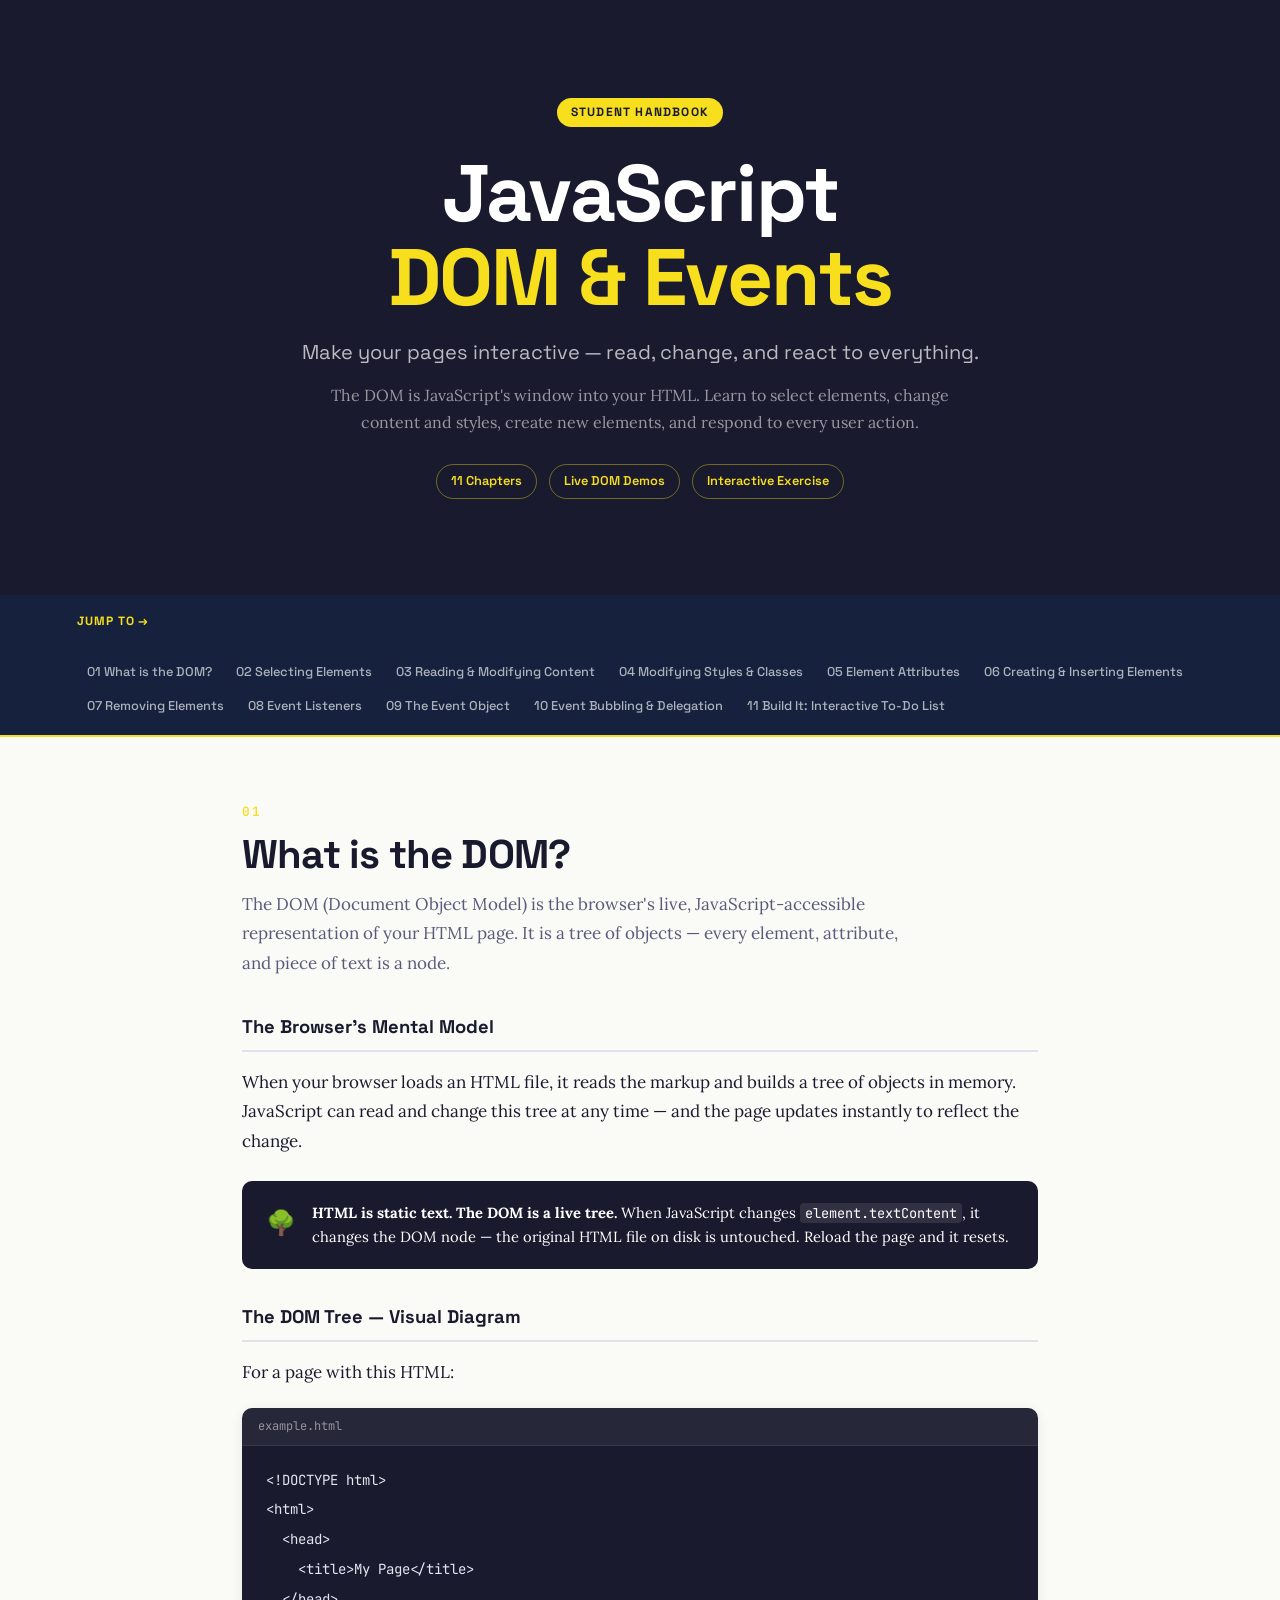
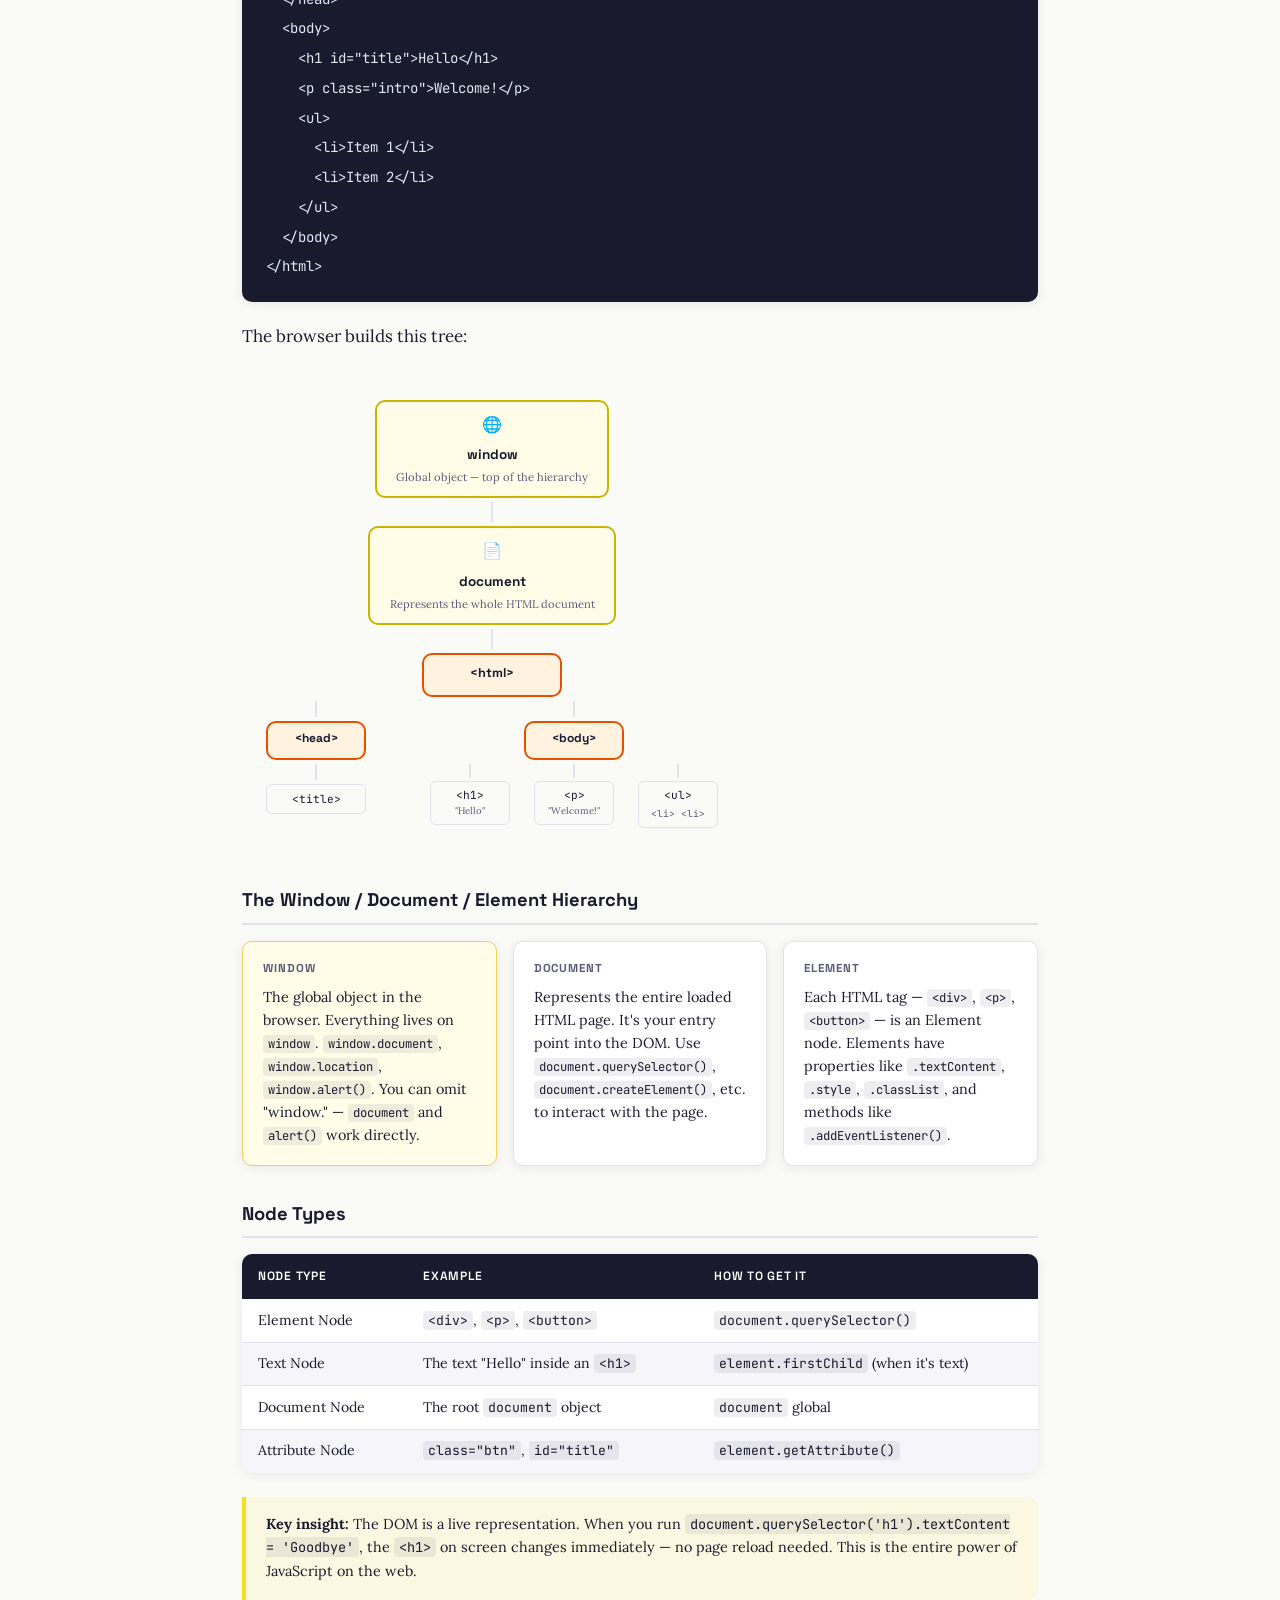
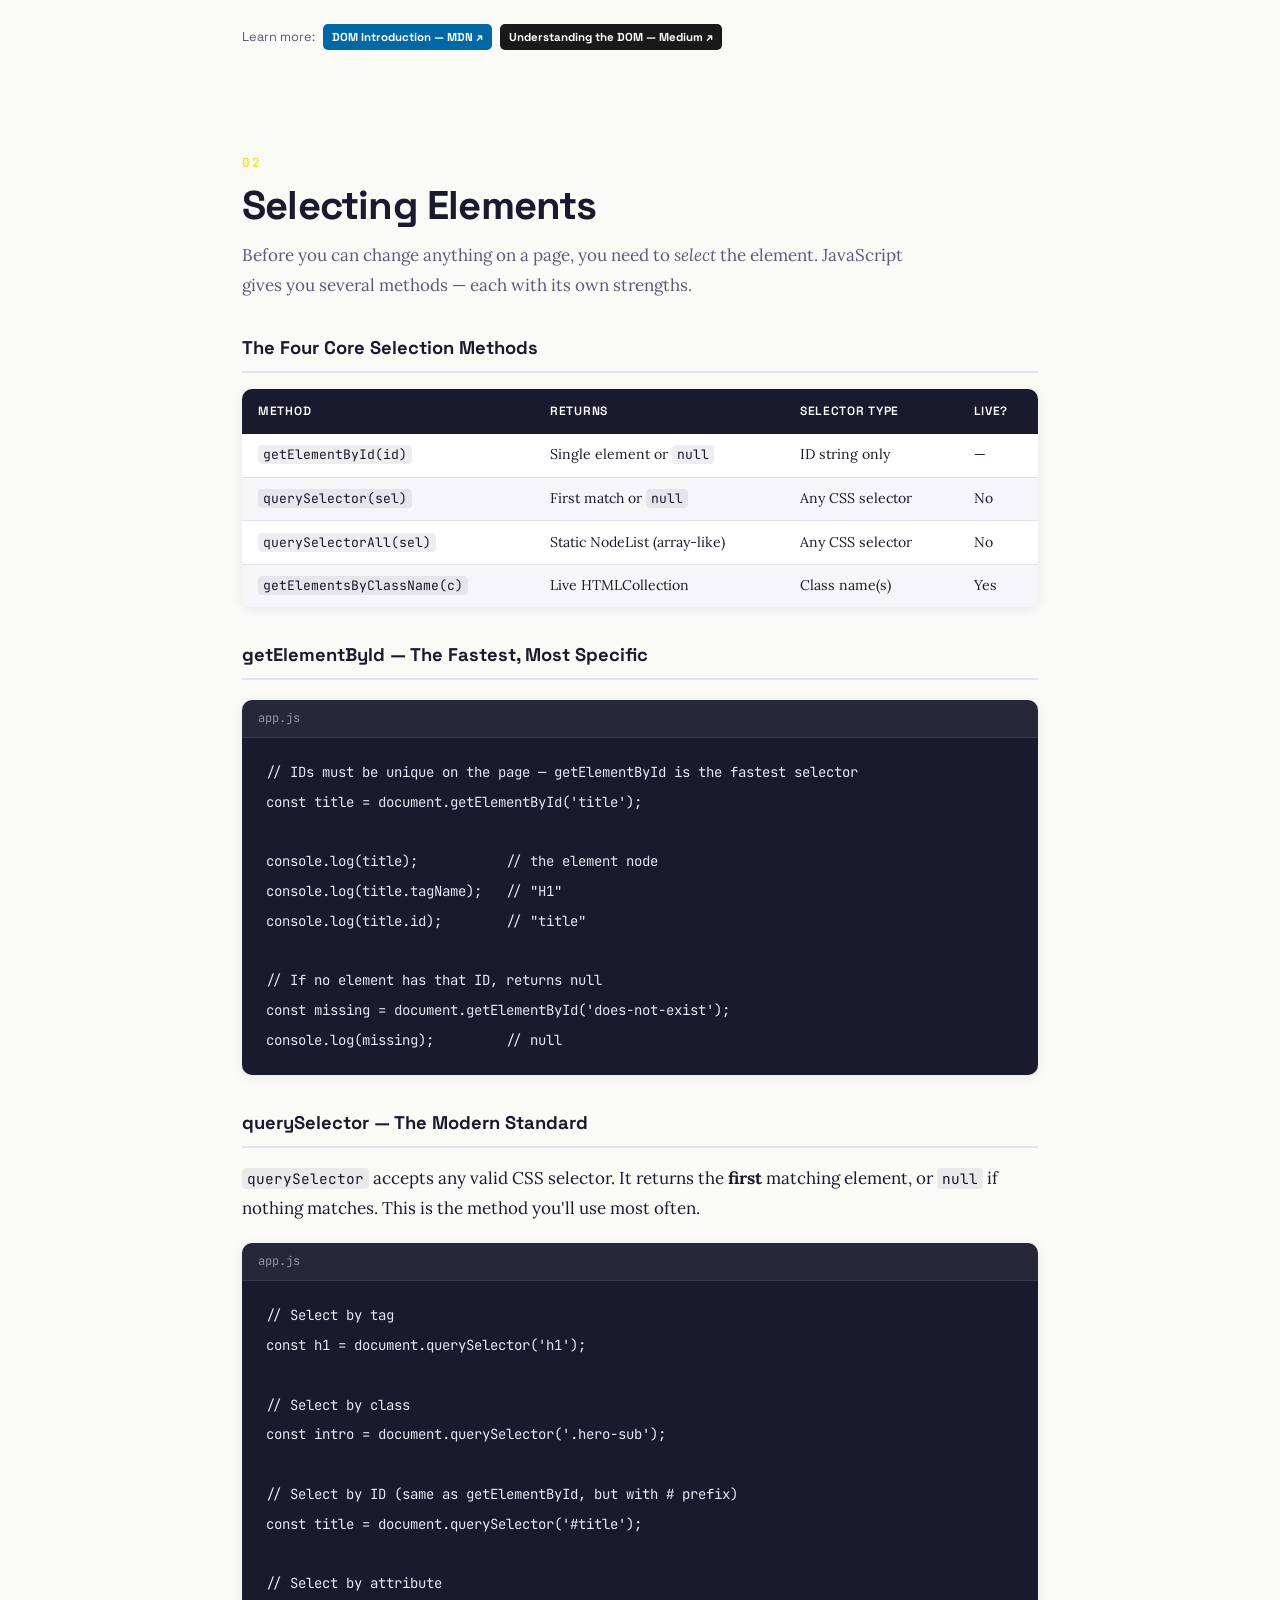
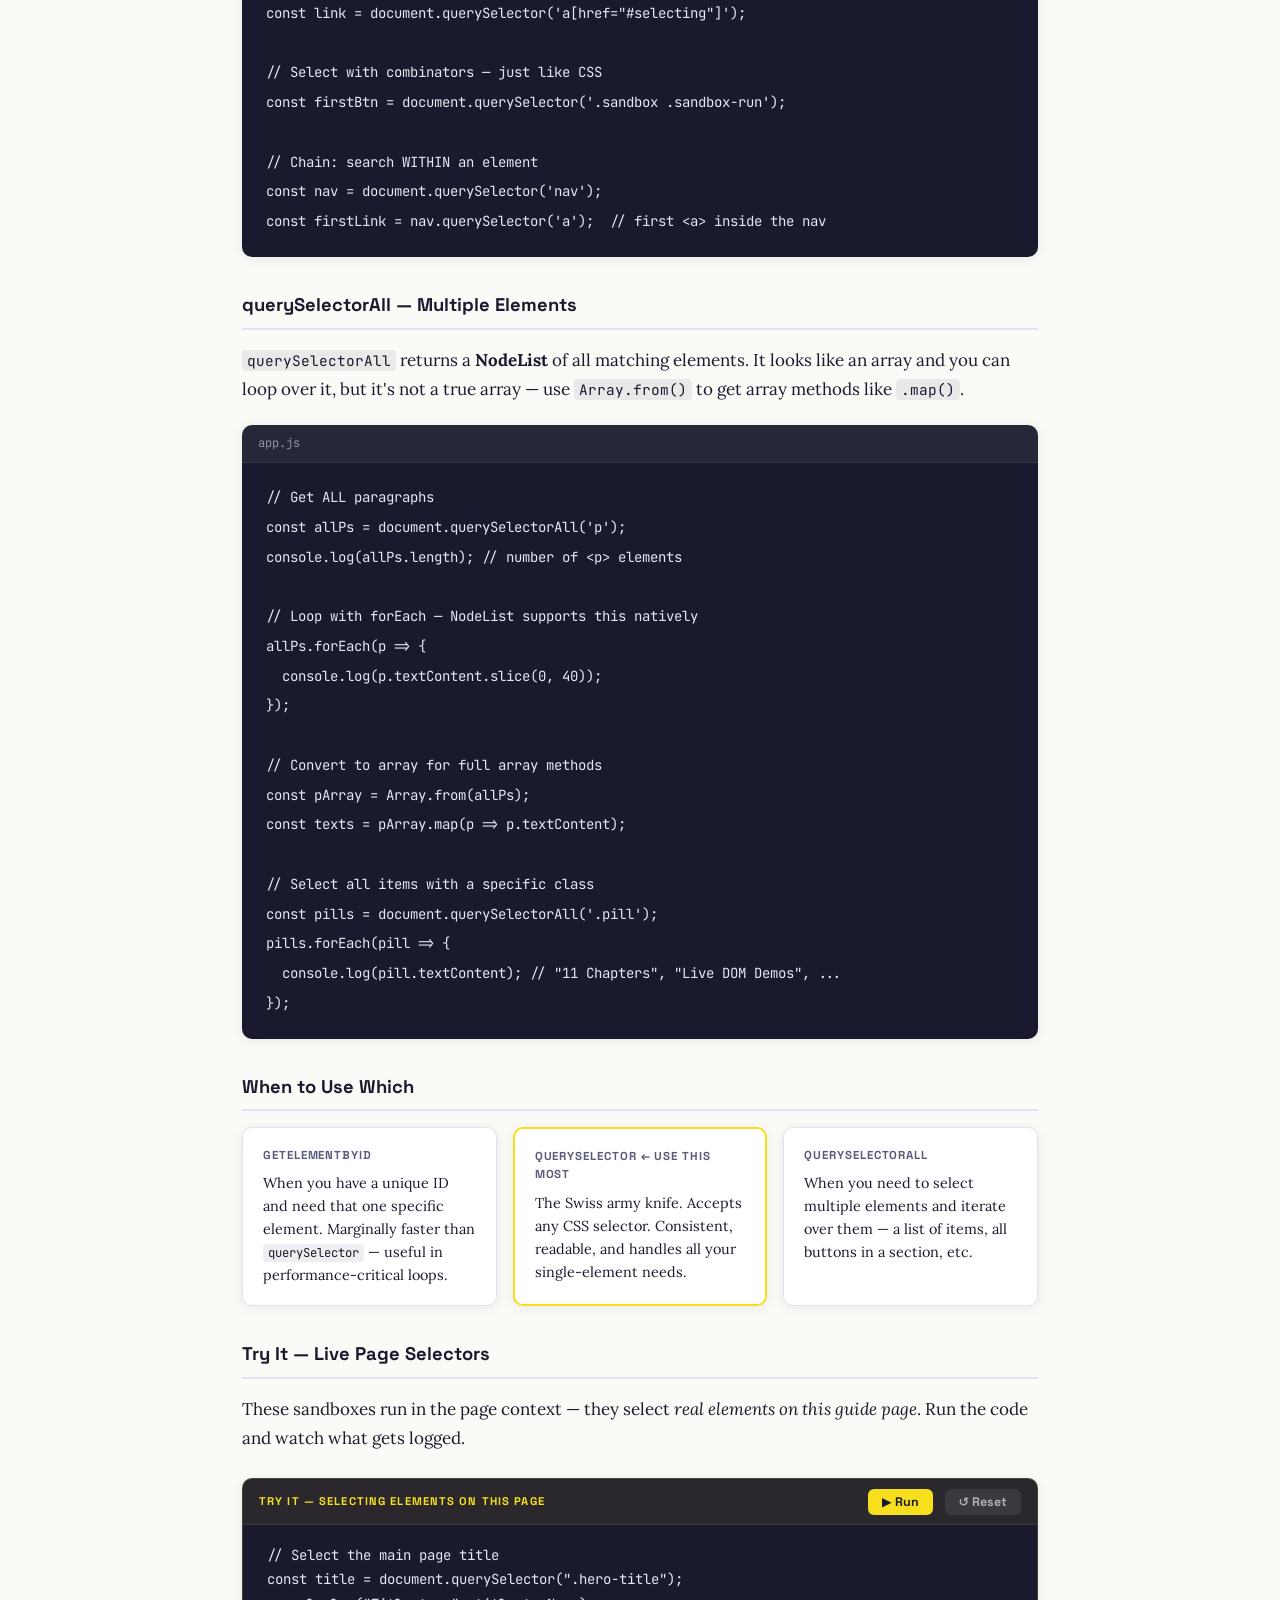
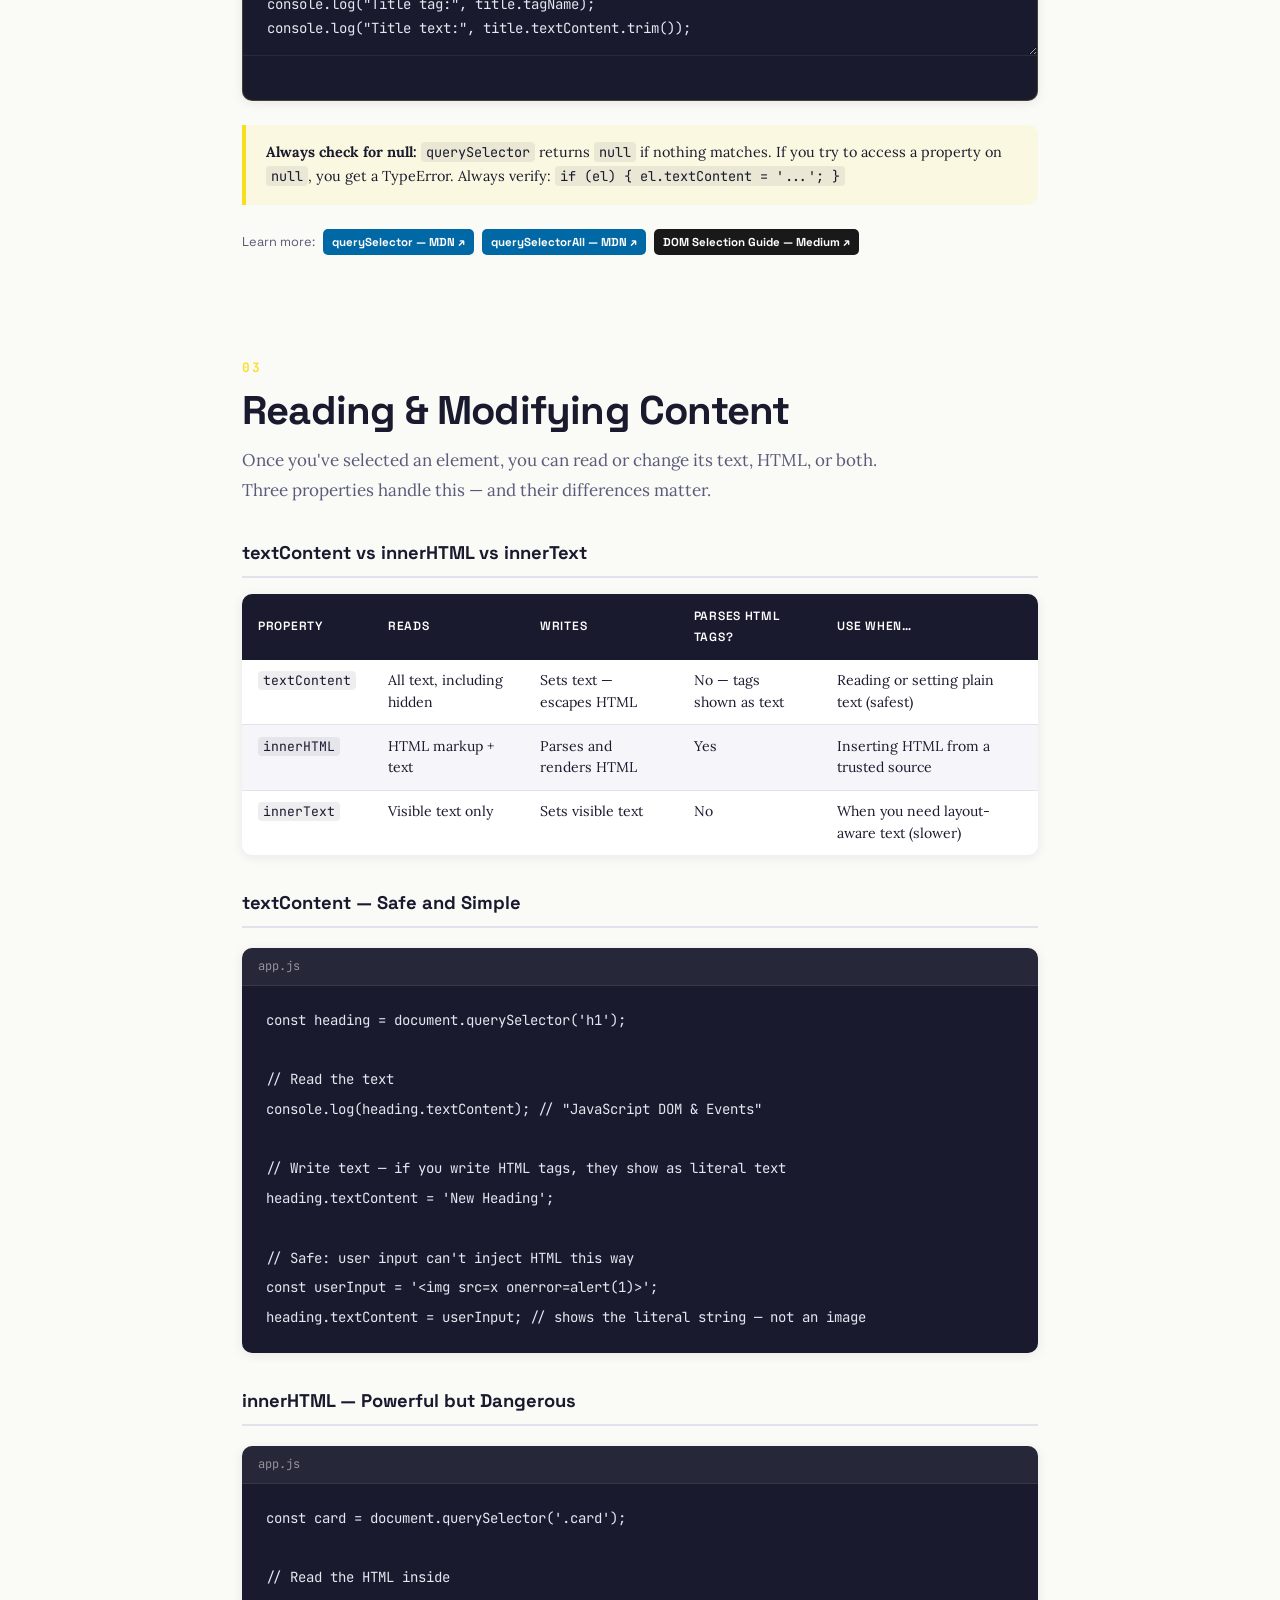
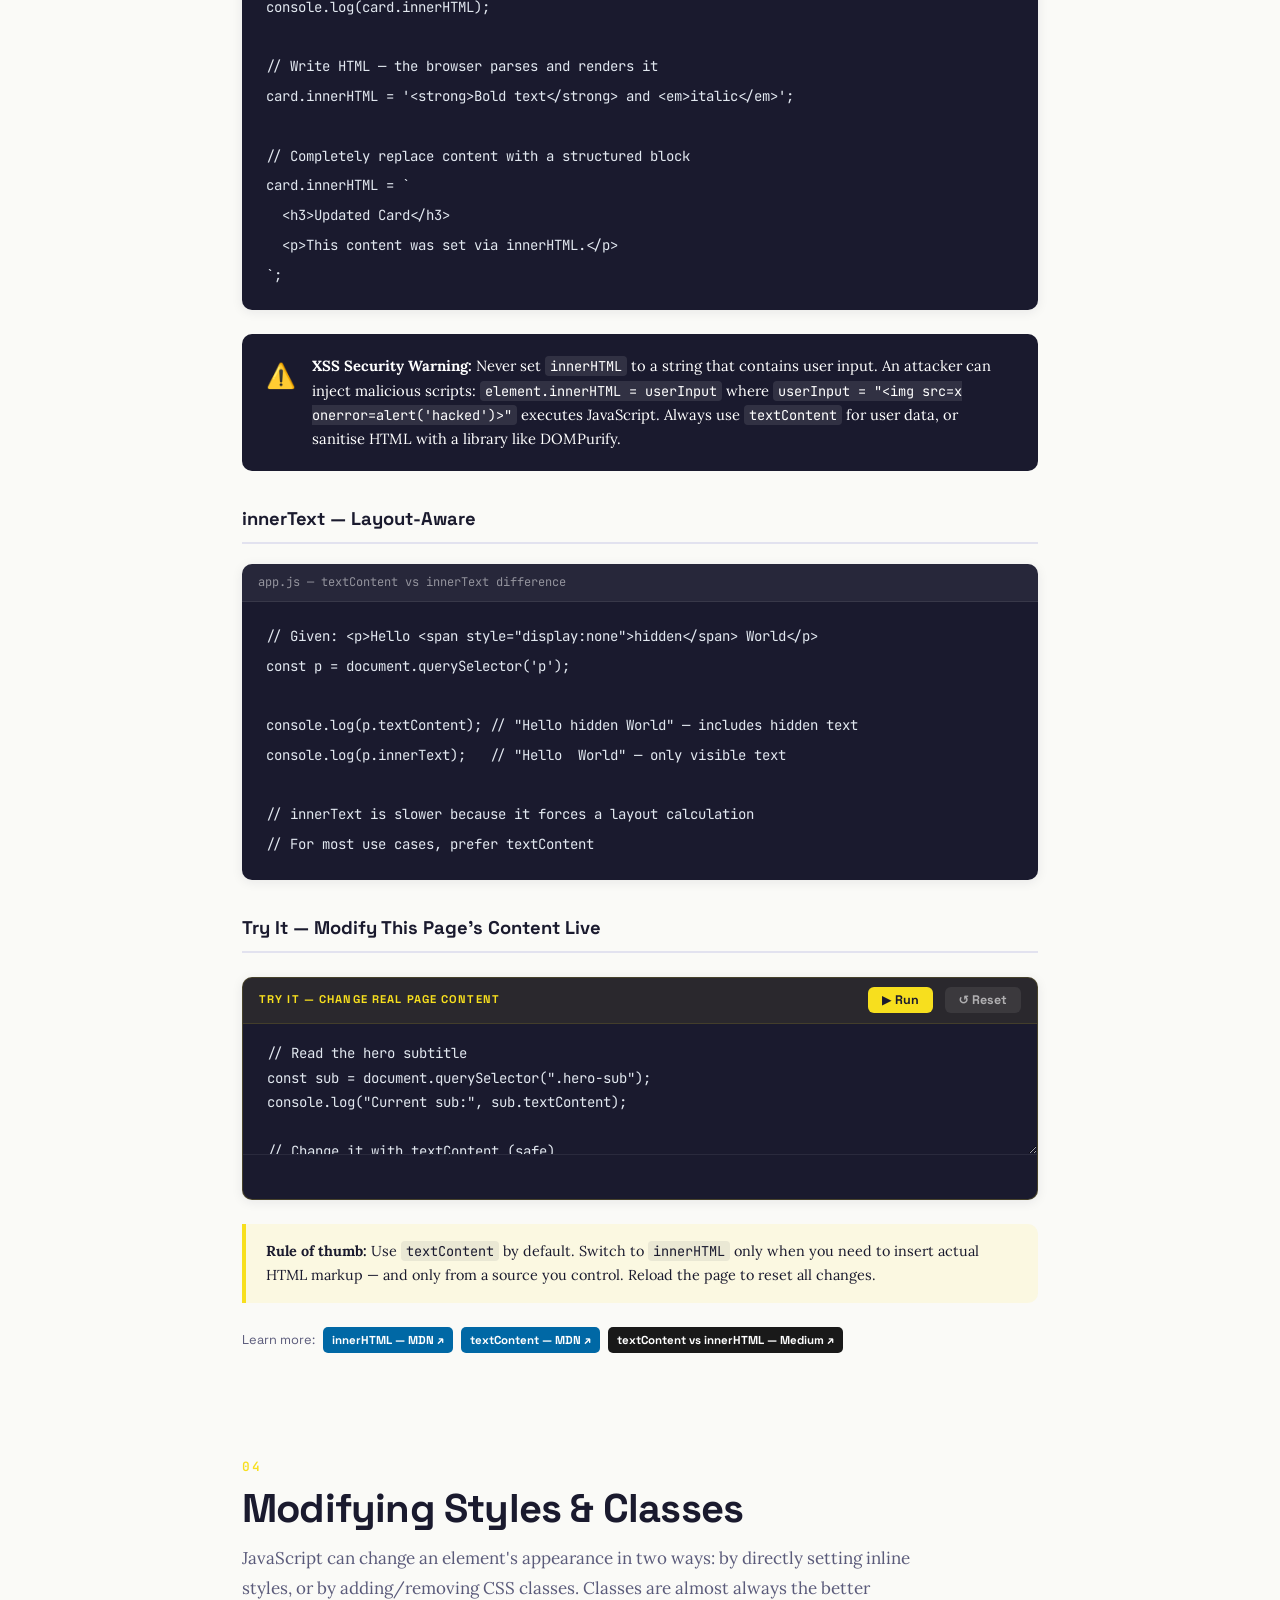
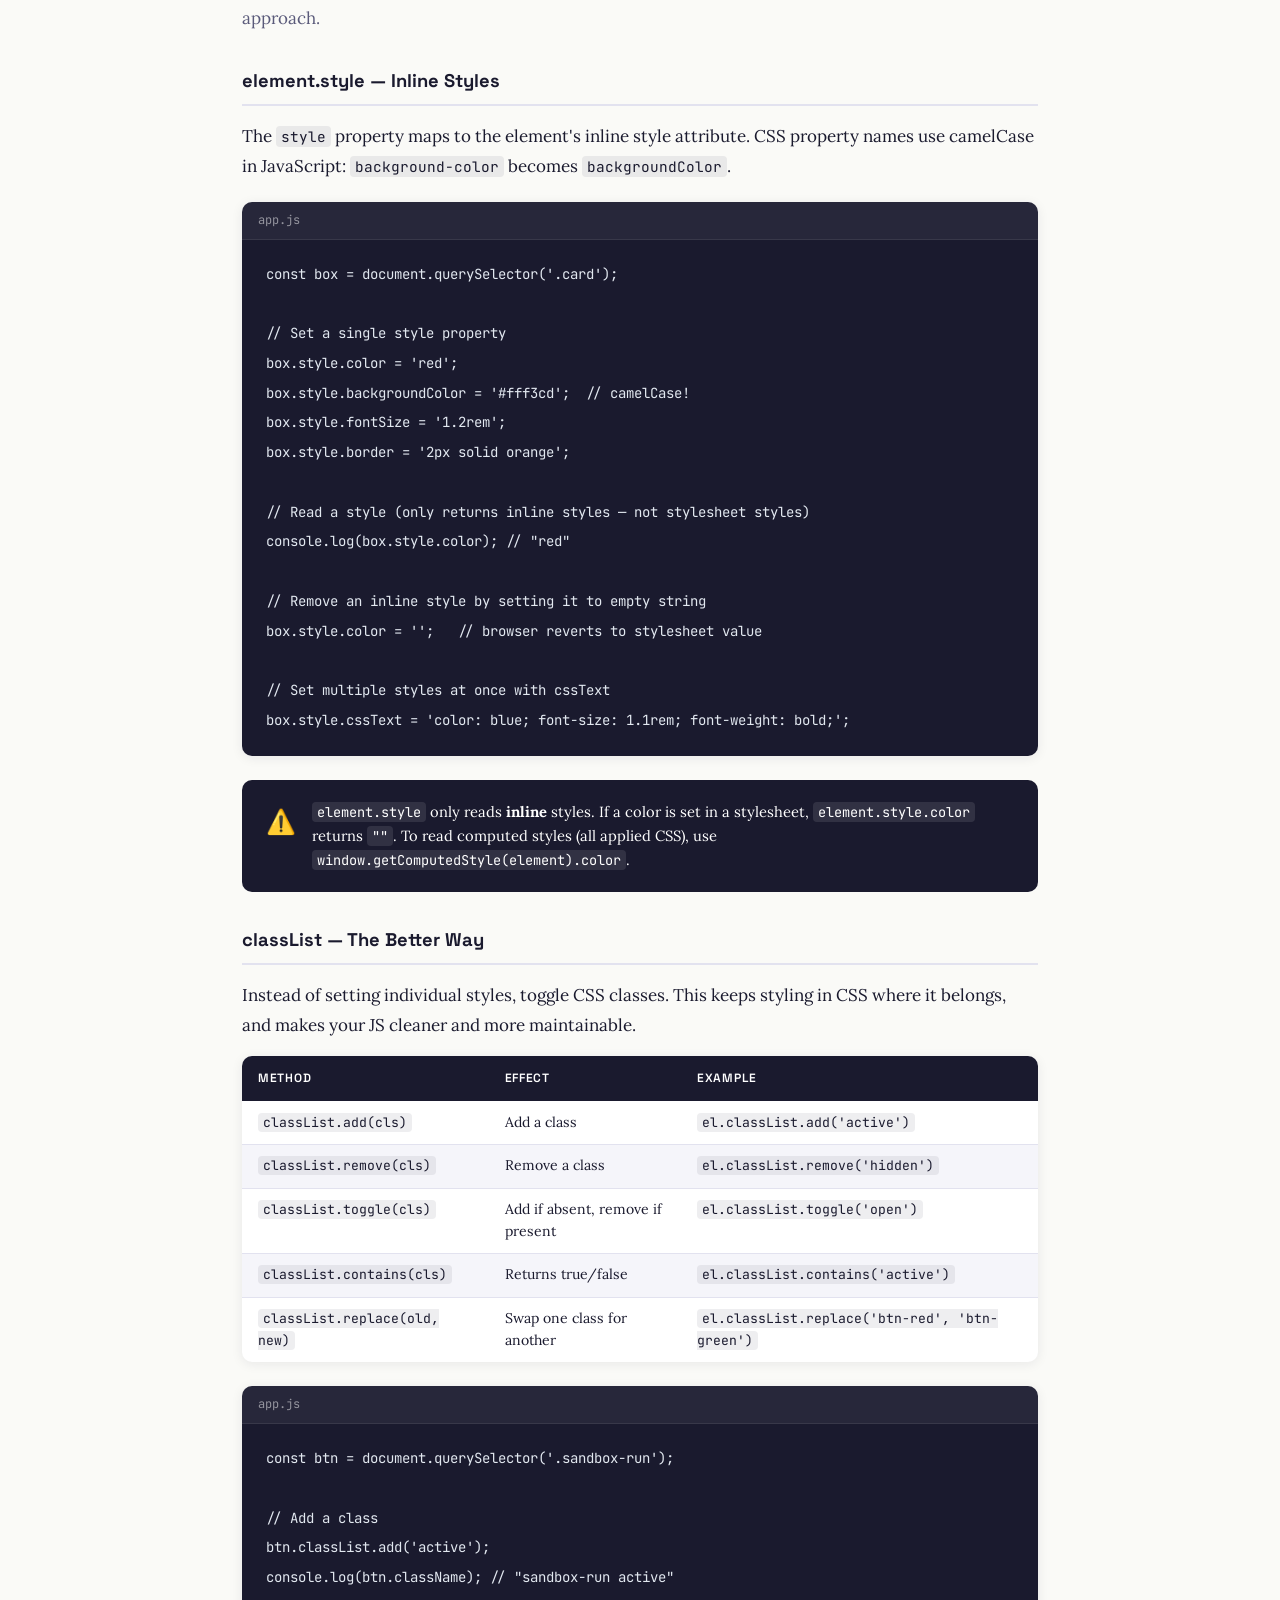
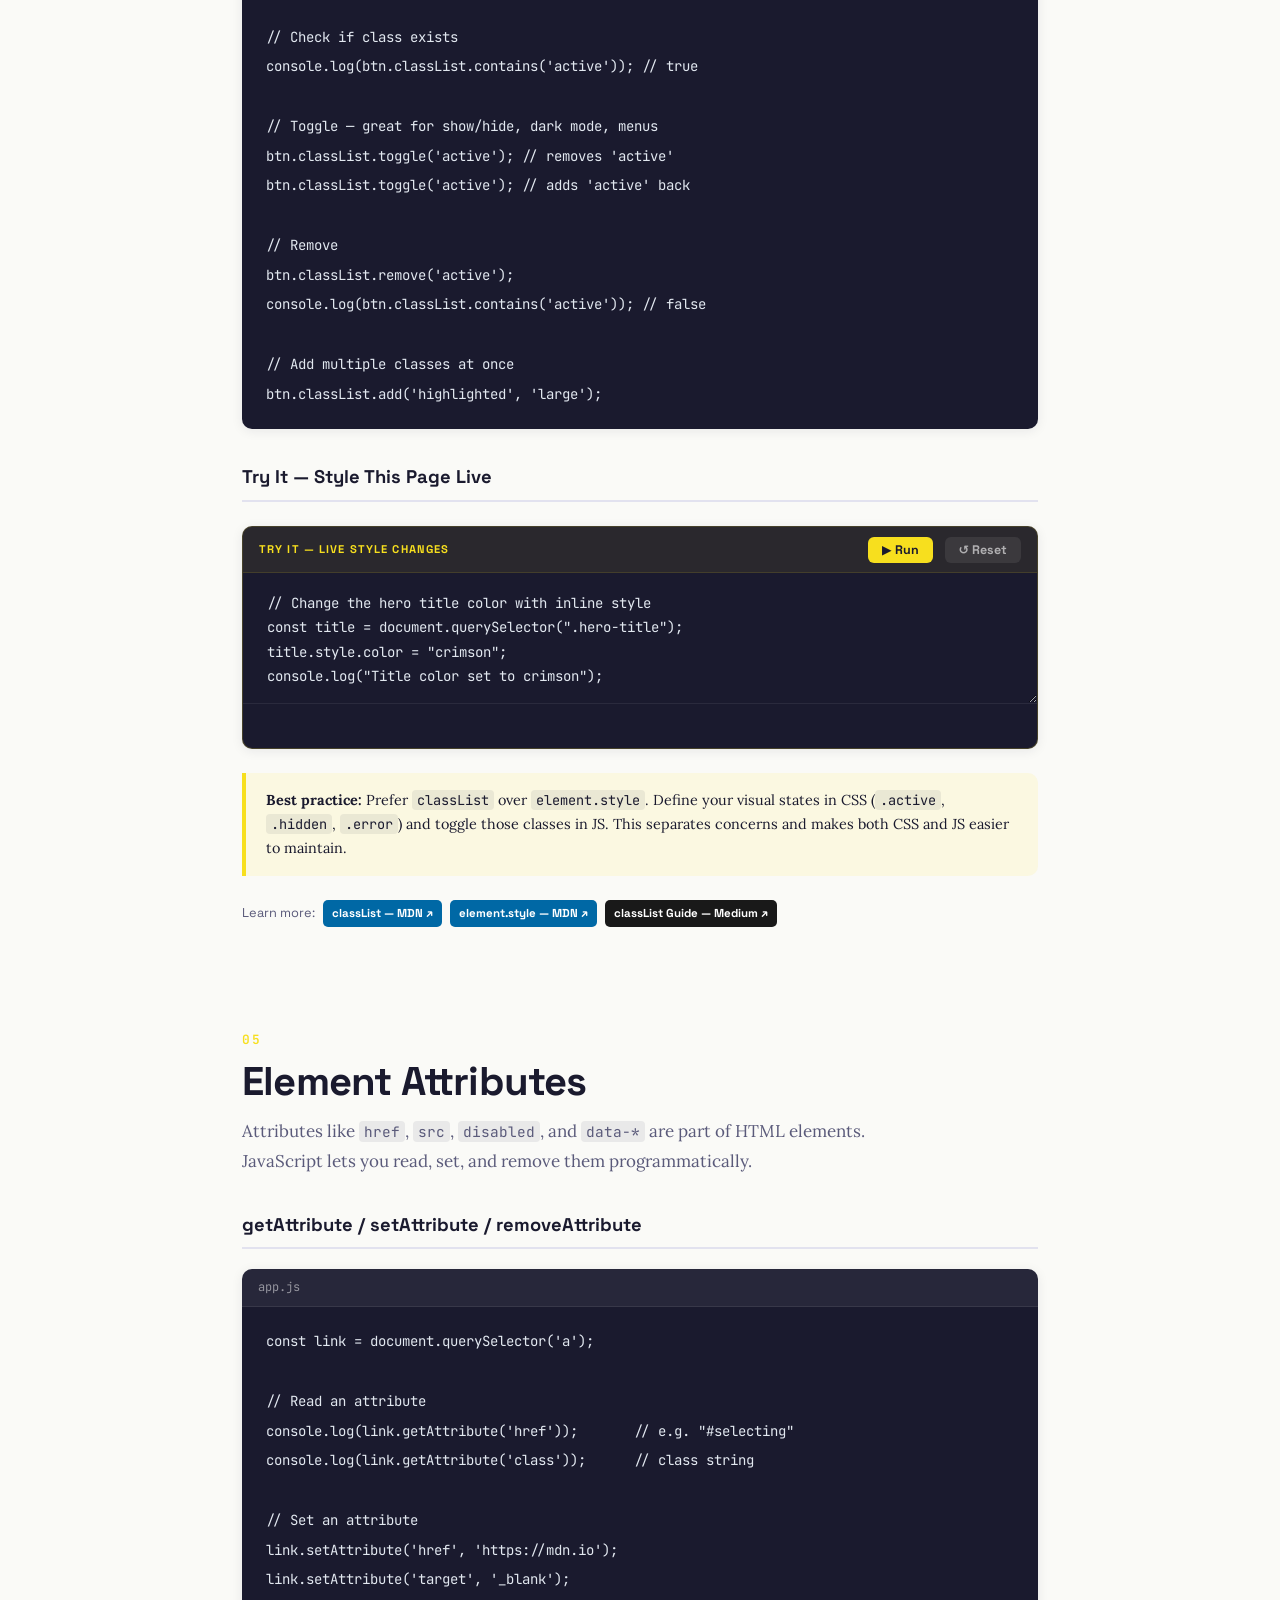
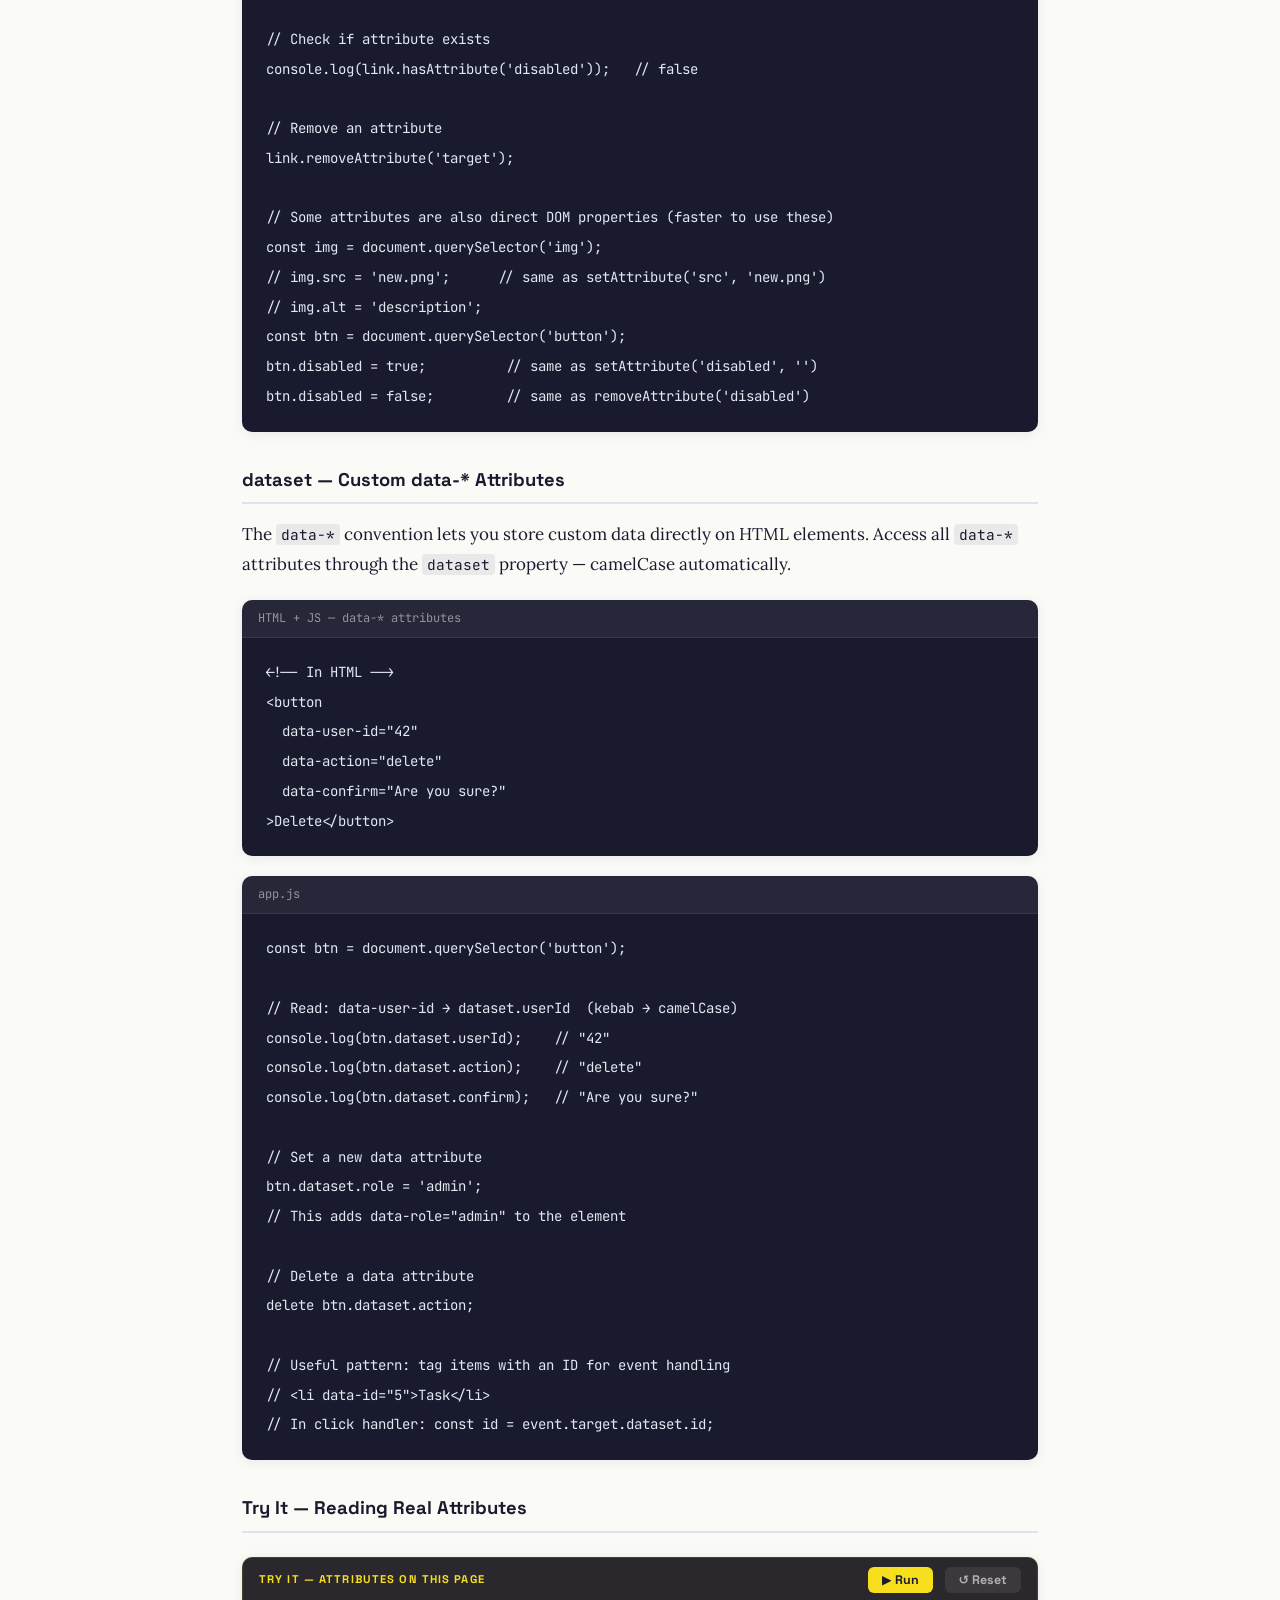
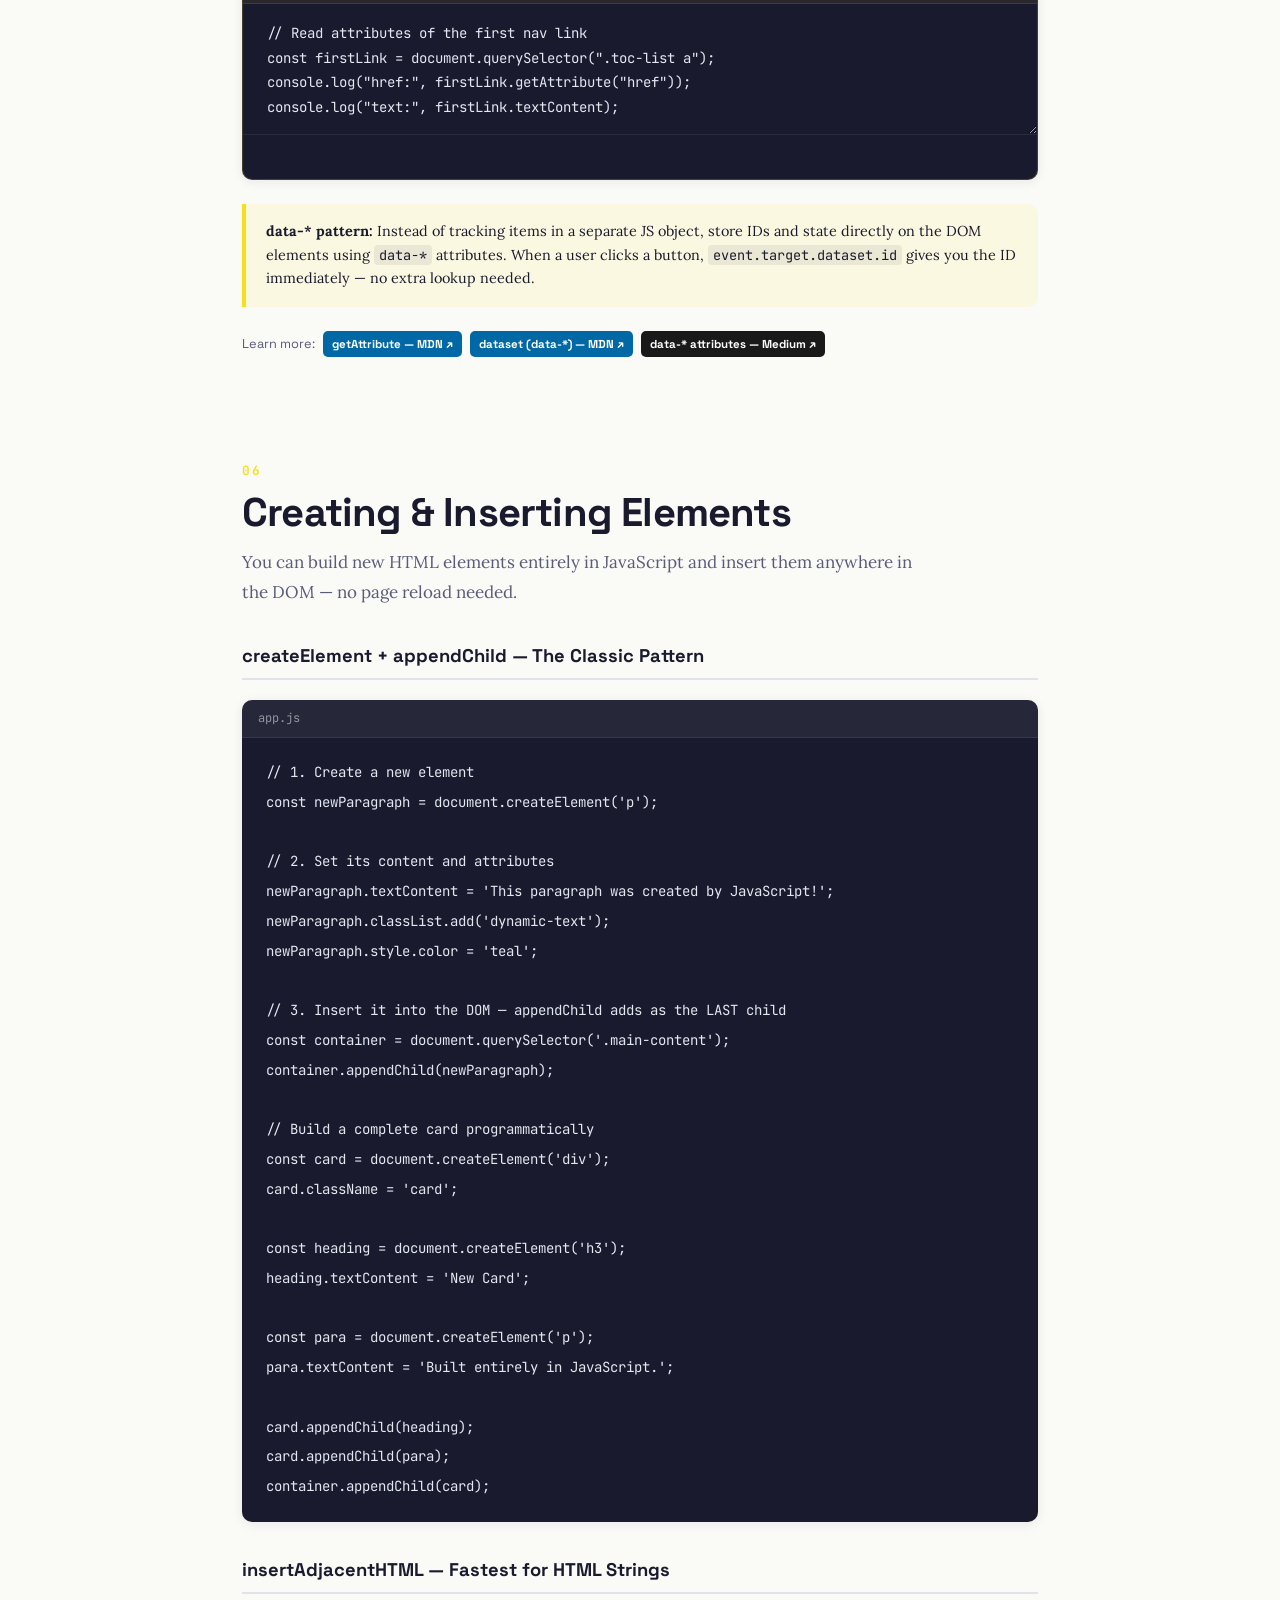
<file: js-dom-events/index.html>
<!DOCTYPE html>
<html lang="en">
<head>
  <meta charset="UTF-8" />
  <meta name="viewport" content="width=device-width, initial-scale=1.0" />
  <meta name="description" content="Learn DOM manipulation and event handling — select, modify, create, and react to every element on your page. Interactive sandboxes throughout." />
  <title>JavaScript DOM & Events — Student Handbook</title>
  <link rel="preconnect" href="https://fonts.googleapis.com" />
  <link rel="preconnect" href="https://fonts.gstatic.com" crossorigin />
  <link href="https://fonts.googleapis.com/css2?family=Space+Grotesk:wght@400;500;600;700;800&family=JetBrains+Mono:ital,wght@0,400;0,600;1,400&family=Lora:ital,wght@0,400;0,600;1,400&display=swap" rel="stylesheet" />
  <link rel="stylesheet" href="styles.css" />
</head>
<body>

  <!-- ============================================================
       HEADER
  ============================================================ -->
  <header class="site-header">
    <div class="header-badge">Student Handbook</div>
    <h1 class="hero-title">JavaScript<br><span class="hero-accent">DOM &amp; Events</span></h1>
    <p class="hero-sub">Make your pages interactive — read, change, and react to everything.</p>
    <p class="hero-desc">The DOM is JavaScript's window into your HTML. Learn to select elements, change content and styles, create new elements, and respond to every user action.</p>
    <div class="hero-pills">
      <span class="pill">11 Chapters</span>
      <span class="pill">Live DOM Demos</span>
      <span class="pill">Interactive Exercise</span>
    </div>
  </header>

  <!-- ============================================================
       TABLE OF CONTENTS
  ============================================================ -->
  <nav class="toc" aria-label="Table of Contents">
    <span class="toc-label">Jump to →</span>
    <ul class="toc-list">
      <li><a href="#what-is-dom">01 What is the DOM?</a></li>
      <li><a href="#selecting">02 Selecting Elements</a></li>
      <li><a href="#reading-modifying">03 Reading &amp; Modifying Content</a></li>
      <li><a href="#styles-classes">04 Modifying Styles &amp; Classes</a></li>
      <li><a href="#attributes">05 Element Attributes</a></li>
      <li><a href="#creating">06 Creating &amp; Inserting Elements</a></li>
      <li><a href="#removing">07 Removing Elements</a></li>
      <li><a href="#event-listeners">08 Event Listeners</a></li>
      <li><a href="#event-object">09 The Event Object</a></li>
      <li><a href="#bubbling">10 Event Bubbling &amp; Delegation</a></li>
      <li><a href="#todo-list">11 Build It: Interactive To-Do List</a></li>
    </ul>
  </nav>

  <main class="main-content">

    <!-- ══════════════════════════════
         01 · WHAT IS THE DOM?
    ══════════════════════════════ -->
    <section id="what-is-dom" class="chapter">
      <div class="ch-num">01</div>
      <h2 class="ch-title">What is the DOM?</h2>
      <p class="ch-intro">The DOM (Document Object Model) is the browser's live, JavaScript-accessible representation of your HTML page. It is a tree of objects — every element, attribute, and piece of text is a node.</p>

      <h3 class="sub-heading">The Browser's Mental Model</h3>
      <p style="margin-bottom:1rem;">When your browser loads an HTML file, it reads the markup and builds a tree of objects in memory. JavaScript can read and change this tree at any time — and the page updates instantly to reflect the change.</p>

      <div class="insight-box">
        <div class="insight-icon">🌳</div>
        <div class="insight-content">
          <p><strong>HTML is static text. The DOM is a live tree.</strong> When JavaScript changes <code>element.textContent</code>, it changes the DOM node — the original HTML file on disk is untouched. Reload the page and it resets.</p>
        </div>
      </div>

      <h3 class="sub-heading">The DOM Tree — Visual Diagram</h3>
      <p style="margin-bottom:1rem;">For a page with this HTML:</p>
      <div class="code-block">
        <div class="code-header">example.html</div>
        <pre><code>&lt;!DOCTYPE html&gt;
&lt;html&gt;
  &lt;head&gt;
    &lt;title&gt;My Page&lt;/title&gt;
  &lt;/head&gt;
  &lt;body&gt;
    &lt;h1 id="title"&gt;Hello&lt;/h1&gt;
    &lt;p class="intro"&gt;Welcome!&lt;/p&gt;
    &lt;ul&gt;
      &lt;li&gt;Item 1&lt;/li&gt;
      &lt;li&gt;Item 2&lt;/li&gt;
    &lt;/ul&gt;
  &lt;/body&gt;
&lt;/html&gt;</code></pre>
      </div>

      <p style="margin:1rem 0 0.75rem;">The browser builds this tree:</p>
      <div class="role-diagram" style="flex-direction:column;align-items:center;gap:0.25rem;padding:1.5rem;">
        <div style="display:flex;flex-direction:column;align-items:center;gap:0.25rem;width:100%;">
          <!-- window -->
          <div class="role-card role-card-js" style="width:auto;min-width:140px;text-align:center;padding:0.6rem 1.2rem;">
            <div class="role-icon" style="font-size:1rem;">🌐</div>
            <div class="role-name" style="font-size:0.85rem;">window</div>
            <div class="role-desc" style="font-size:0.7rem;">Global object — top of the hierarchy</div>
          </div>
          <div style="width:2px;height:20px;background:var(--border);"></div>
          <!-- document -->
          <div class="role-card role-card-js" style="width:auto;min-width:140px;text-align:center;padding:0.6rem 1.2rem;">
            <div class="role-icon" style="font-size:1rem;">📄</div>
            <div class="role-name" style="font-size:0.85rem;">document</div>
            <div class="role-desc" style="font-size:0.7rem;">Represents the whole HTML document</div>
          </div>
          <div style="width:2px;height:20px;background:var(--border);"></div>
          <!-- html -->
          <div class="role-card role-card-html" style="width:auto;min-width:140px;text-align:center;padding:0.5rem 1rem;">
            <div class="role-name" style="font-size:0.8rem;">&lt;html&gt;</div>
          </div>
          <div style="display:flex;gap:4rem;align-items:flex-start;">
            <div style="display:flex;flex-direction:column;align-items:center;gap:0.25rem;">
              <div style="width:2px;height:16px;background:var(--border);"></div>
              <div class="role-card role-card-html" style="width:auto;min-width:100px;text-align:center;padding:0.4rem 0.8rem;">
                <div class="role-name" style="font-size:0.75rem;">&lt;head&gt;</div>
              </div>
              <div style="width:2px;height:16px;background:var(--border);"></div>
              <div class="role-card" style="width:auto;min-width:100px;text-align:center;padding:0.35rem 0.6rem;background:var(--surface-2);border:1px solid var(--border);border-radius:6px;">
                <div style="font-size:0.7rem;font-family:var(--font-mono);">&lt;title&gt;</div>
              </div>
            </div>
            <div style="display:flex;flex-direction:column;align-items:center;gap:0.25rem;">
              <div style="width:2px;height:16px;background:var(--border);"></div>
              <div class="role-card role-card-html" style="width:auto;min-width:100px;text-align:center;padding:0.4rem 0.8rem;">
                <div class="role-name" style="font-size:0.75rem;">&lt;body&gt;</div>
              </div>
              <div style="display:flex;gap:1.5rem;align-items:flex-start;">
                <div style="display:flex;flex-direction:column;align-items:center;gap:0.2rem;">
                  <div style="width:2px;height:14px;background:var(--border);"></div>
                  <div class="role-card" style="width:auto;min-width:80px;text-align:center;padding:0.3rem 0.5rem;background:var(--surface-2);border:1px solid var(--border);border-radius:6px;">
                    <div style="font-size:0.7rem;font-family:var(--font-mono);">&lt;h1&gt;</div>
                    <div style="font-size:0.6rem;color:var(--muted);">"Hello"</div>
                  </div>
                </div>
                <div style="display:flex;flex-direction:column;align-items:center;gap:0.2rem;">
                  <div style="width:2px;height:14px;background:var(--border);"></div>
                  <div class="role-card" style="width:auto;min-width:80px;text-align:center;padding:0.3rem 0.5rem;background:var(--surface-2);border:1px solid var(--border);border-radius:6px;">
                    <div style="font-size:0.7rem;font-family:var(--font-mono);">&lt;p&gt;</div>
                    <div style="font-size:0.6rem;color:var(--muted);">"Welcome!"</div>
                  </div>
                </div>
                <div style="display:flex;flex-direction:column;align-items:center;gap:0.2rem;">
                  <div style="width:2px;height:14px;background:var(--border);"></div>
                  <div class="role-card" style="width:auto;min-width:80px;text-align:center;padding:0.3rem 0.5rem;background:var(--surface-2);border:1px solid var(--border);border-radius:6px;">
                    <div style="font-size:0.7rem;font-family:var(--font-mono);">&lt;ul&gt;</div>
                    <div style="display:flex;gap:0.4rem;justify-content:center;margin-top:0.2rem;">
                      <div style="font-size:0.6rem;color:var(--muted);font-family:var(--font-mono);">&lt;li&gt;</div>
                      <div style="font-size:0.6rem;color:var(--muted);font-family:var(--font-mono);">&lt;li&gt;</div>
                    </div>
                  </div>
                </div>
              </div>
            </div>
          </div>
        </div>
      </div>

      <h3 class="sub-heading">The Window / Document / Element Hierarchy</h3>
      <div class="card-row">
        <div class="card role-card-js" style="border:1px solid var(--js-border, #f0d060);">
          <div class="card-tag">window</div>
          <p>The global object in the browser. Everything lives on <code>window</code>. <code>window.document</code>, <code>window.location</code>, <code>window.alert()</code>. You can omit "window." — <code>document</code> and <code>alert()</code> work directly.</p>
        </div>
        <div class="card">
          <div class="card-tag">document</div>
          <p>Represents the entire loaded HTML page. It's your entry point into the DOM. Use <code>document.querySelector()</code>, <code>document.createElement()</code>, etc. to interact with the page.</p>
        </div>
        <div class="card">
          <div class="card-tag">Element</div>
          <p>Each HTML tag — <code>&lt;div&gt;</code>, <code>&lt;p&gt;</code>, <code>&lt;button&gt;</code> — is an Element node. Elements have properties like <code>.textContent</code>, <code>.style</code>, <code>.classList</code>, and methods like <code>.addEventListener()</code>.</p>
        </div>
      </div>

      <h3 class="sub-heading">Node Types</h3>
      <table class="ref-table">
        <thead>
          <tr><th>Node Type</th><th>Example</th><th>How to get it</th></tr>
        </thead>
        <tbody>
          <tr>
            <td>Element Node</td>
            <td><code>&lt;div&gt;</code>, <code>&lt;p&gt;</code>, <code>&lt;button&gt;</code></td>
            <td><code>document.querySelector()</code></td>
          </tr>
          <tr>
            <td>Text Node</td>
            <td>The text "Hello" inside an <code>&lt;h1&gt;</code></td>
            <td><code>element.firstChild</code> (when it's text)</td>
          </tr>
          <tr>
            <td>Document Node</td>
            <td>The root <code>document</code> object</td>
            <td><code>document</code> global</td>
          </tr>
          <tr>
            <td>Attribute Node</td>
            <td><code>class="btn"</code>, <code>id="title"</code></td>
            <td><code>element.getAttribute()</code></td>
          </tr>
        </tbody>
      </table>

      <div class="tip-box">
        <strong>Key insight:</strong> The DOM is a live representation. When you run <code>document.querySelector('h1').textContent = 'Goodbye'</code>, the <code>&lt;h1&gt;</code> on screen changes immediately — no page reload needed. This is the entire power of JavaScript on the web.
      </div>

      <div class="ref-links">
        <span class="ref-links-label">Learn more:</span>
        <a class="ref-link ref-link-mdn" href="https://developer.mozilla.org/en-US/docs/Web/API/Document_Object_Model/Introduction" target="_blank" rel="noopener">DOM Introduction — MDN ↗</a>
        <a class="ref-link ref-link-medium" href="https://medium.com/javascript-in-plain-english/whats-the-difference-between-the-html-dom-and-the-virtual-dom-7f8c9af06543" target="_blank" rel="noopener">Understanding the DOM — Medium ↗</a>
      </div>
    </section>

    <!-- ══════════════════════════════
         02 · SELECTING ELEMENTS
    ══════════════════════════════ -->
    <section id="selecting" class="chapter">
      <div class="ch-num">02</div>
      <h2 class="ch-title">Selecting Elements</h2>
      <p class="ch-intro">Before you can change anything on a page, you need to <em>select</em> the element. JavaScript gives you several methods — each with its own strengths.</p>

      <h3 class="sub-heading">The Four Core Selection Methods</h3>
      <table class="ref-table">
        <thead>
          <tr><th>Method</th><th>Returns</th><th>Selector type</th><th>Live?</th></tr>
        </thead>
        <tbody>
          <tr>
            <td><code>getElementById(id)</code></td>
            <td>Single element or <code>null</code></td>
            <td>ID string only</td>
            <td>—</td>
          </tr>
          <tr>
            <td><code>querySelector(sel)</code></td>
            <td>First match or <code>null</code></td>
            <td>Any CSS selector</td>
            <td>No</td>
          </tr>
          <tr>
            <td><code>querySelectorAll(sel)</code></td>
            <td>Static NodeList (array-like)</td>
            <td>Any CSS selector</td>
            <td>No</td>
          </tr>
          <tr>
            <td><code>getElementsByClassName(c)</code></td>
            <td>Live HTMLCollection</td>
            <td>Class name(s)</td>
            <td>Yes</td>
          </tr>
        </tbody>
      </table>

      <h3 class="sub-heading">getElementById — The Fastest, Most Specific</h3>
      <div class="code-block">
        <div class="code-header">app.js</div>
        <pre><code>// IDs must be unique on the page — getElementById is the fastest selector
const title = document.getElementById('title');

console.log(title);           // the element node
console.log(title.tagName);   // "H1"
console.log(title.id);        // "title"

// If no element has that ID, returns null
const missing = document.getElementById('does-not-exist');
console.log(missing);         // null</code></pre>
      </div>

      <h3 class="sub-heading">querySelector — The Modern Standard</h3>
      <p style="margin-bottom:0.75rem;"><code>querySelector</code> accepts any valid CSS selector. It returns the <strong>first</strong> matching element, or <code>null</code> if nothing matches. This is the method you'll use most often.</p>
      <div class="code-block">
        <div class="code-header">app.js</div>
        <pre><code>// Select by tag
const h1 = document.querySelector('h1');

// Select by class
const intro = document.querySelector('.hero-sub');

// Select by ID (same as getElementById, but with # prefix)
const title = document.querySelector('#title');

// Select by attribute
const link = document.querySelector('a[href="#selecting"]');

// Select with combinators — just like CSS
const firstBtn = document.querySelector('.sandbox .sandbox-run');

// Chain: search WITHIN an element
const nav = document.querySelector('nav');
const firstLink = nav.querySelector('a');  // first &lt;a&gt; inside the nav</code></pre>
      </div>

      <h3 class="sub-heading">querySelectorAll — Multiple Elements</h3>
      <p style="margin-bottom:0.75rem;"><code>querySelectorAll</code> returns a <strong>NodeList</strong> of all matching elements. It looks like an array and you can loop over it, but it's not a true array — use <code>Array.from()</code> to get array methods like <code>.map()</code>.</p>
      <div class="code-block">
        <div class="code-header">app.js</div>
        <pre><code>// Get ALL paragraphs
const allPs = document.querySelectorAll('p');
console.log(allPs.length); // number of &lt;p&gt; elements

// Loop with forEach — NodeList supports this natively
allPs.forEach(p => {
  console.log(p.textContent.slice(0, 40));
});

// Convert to array for full array methods
const pArray = Array.from(allPs);
const texts = pArray.map(p => p.textContent);

// Select all items with a specific class
const pills = document.querySelectorAll('.pill');
pills.forEach(pill => {
  console.log(pill.textContent); // "11 Chapters", "Live DOM Demos", ...
});</code></pre>
      </div>

      <h3 class="sub-heading">When to Use Which</h3>
      <div class="card-row">
        <div class="card">
          <div class="card-tag">getElementById</div>
          <p>When you have a unique ID and need that one specific element. Marginally faster than <code>querySelector</code> — useful in performance-critical loops.</p>
        </div>
        <div class="card accent-card">
          <div class="card-tag">querySelector ← use this most</div>
          <p>The Swiss army knife. Accepts any CSS selector. Consistent, readable, and handles all your single-element needs.</p>
        </div>
        <div class="card">
          <div class="card-tag">querySelectorAll</div>
          <p>When you need to select multiple elements and iterate over them — a list of items, all buttons in a section, etc.</p>
        </div>
      </div>

      <h3 class="sub-heading">Try It — Live Page Selectors</h3>
      <p style="margin-bottom:0.75rem;">These sandboxes run in the page context — they select <em>real elements on this guide page</em>. Run the code and watch what gets logged.</p>
      <div class="sandbox">
        <div class="sandbox-header">
          <span class="sandbox-label">Try it — selecting elements on this page</span>
          <button class="sandbox-run" onclick="runSandbox(this)">▶ Run</button>
          <button class="sandbox-reset" onclick="resetSandbox(this)">↺ Reset</button>
        </div>
        <textarea class="sandbox-code" data-default='// Select the main page title
const title = document.querySelector(".hero-title");
console.log("Title tag:", title.tagName);
console.log("Title text:", title.textContent.trim());

// Select all nav links
const navLinks = document.querySelectorAll(".toc-list a");
console.log("Nav links count:", navLinks.length);

// Log each pill text
const pills = document.querySelectorAll(".pill");
pills.forEach((pill, i) => {
  console.log(`Pill ${i + 1}:`, pill.textContent);
});

// getElementById on the chapter section
const section = document.getElementById("selecting");
console.log("This chapter id:", section.id);'>// Select the main page title
const title = document.querySelector(".hero-title");
console.log("Title tag:", title.tagName);
console.log("Title text:", title.textContent.trim());

// Select all nav links
const navLinks = document.querySelectorAll(".toc-list a");
console.log("Nav links count:", navLinks.length);

// Log each pill text
const pills = document.querySelectorAll(".pill");
pills.forEach((pill, i) => {
  console.log(`Pill ${i + 1}:`, pill.textContent);
});

// getElementById on the chapter section
const section = document.getElementById("selecting");
console.log("This chapter id:", section.id);</textarea>
        <div class="sandbox-divider"></div>
        <div class="sandbox-output"></div>
      </div>

      <div class="tip-box">
        <strong>Always check for null:</strong> <code>querySelector</code> returns <code>null</code> if nothing matches. If you try to access a property on <code>null</code>, you get a TypeError. Always verify: <code>if (el) { el.textContent = '...'; }</code>
      </div>

      <div class="ref-links">
        <span class="ref-links-label">Learn more:</span>
        <a class="ref-link ref-link-mdn" href="https://developer.mozilla.org/en-US/docs/Web/API/Document/querySelector" target="_blank" rel="noopener">querySelector — MDN ↗</a>
        <a class="ref-link ref-link-mdn" href="https://developer.mozilla.org/en-US/docs/Web/API/Document/querySelectorAll" target="_blank" rel="noopener">querySelectorAll — MDN ↗</a>
        <a class="ref-link ref-link-medium" href="https://medium.com/javascript-in-plain-english/javascript-dom-selecting-elements-the-complete-guide-6f2e0b3c0d9e" target="_blank" rel="noopener">DOM Selection Guide — Medium ↗</a>
      </div>
    </section>

    <!-- ══════════════════════════════
         03 · READING & MODIFYING CONTENT
    ══════════════════════════════ -->
    <section id="reading-modifying" class="chapter">
      <div class="ch-num">03</div>
      <h2 class="ch-title">Reading &amp; Modifying Content</h2>
      <p class="ch-intro">Once you've selected an element, you can read or change its text, HTML, or both. Three properties handle this — and their differences matter.</p>

      <h3 class="sub-heading">textContent vs innerHTML vs innerText</h3>
      <table class="ref-table">
        <thead>
          <tr><th>Property</th><th>Reads</th><th>Writes</th><th>Parses HTML tags?</th><th>Use when…</th></tr>
        </thead>
        <tbody>
          <tr>
            <td><code>textContent</code></td>
            <td>All text, including hidden</td>
            <td>Sets text — escapes HTML</td>
            <td>No — tags shown as text</td>
            <td>Reading or setting plain text (safest)</td>
          </tr>
          <tr>
            <td><code>innerHTML</code></td>
            <td>HTML markup + text</td>
            <td>Parses and renders HTML</td>
            <td>Yes</td>
            <td>Inserting HTML from a trusted source</td>
          </tr>
          <tr>
            <td><code>innerText</code></td>
            <td>Visible text only</td>
            <td>Sets visible text</td>
            <td>No</td>
            <td>When you need layout-aware text (slower)</td>
          </tr>
        </tbody>
      </table>

      <h3 class="sub-heading">textContent — Safe and Simple</h3>
      <div class="code-block">
        <div class="code-header">app.js</div>
        <pre><code>const heading = document.querySelector('h1');

// Read the text
console.log(heading.textContent); // "JavaScript DOM & Events"

// Write text — if you write HTML tags, they show as literal text
heading.textContent = 'New Heading';

// Safe: user input can't inject HTML this way
const userInput = '&lt;img src=x onerror=alert(1)&gt;';
heading.textContent = userInput; // shows the literal string — not an image</code></pre>
      </div>

      <h3 class="sub-heading">innerHTML — Powerful but Dangerous</h3>
      <div class="code-block">
        <div class="code-header">app.js</div>
        <pre><code>const card = document.querySelector('.card');

// Read the HTML inside
console.log(card.innerHTML);

// Write HTML — the browser parses and renders it
card.innerHTML = '&lt;strong&gt;Bold text&lt;/strong&gt; and &lt;em&gt;italic&lt;/em&gt;';

// Completely replace content with a structured block
card.innerHTML = `
  &lt;h3&gt;Updated Card&lt;/h3&gt;
  &lt;p&gt;This content was set via innerHTML.&lt;/p&gt;
`;</code></pre>
      </div>

      <div class="insight-box">
        <div class="insight-icon">⚠️</div>
        <div class="insight-content">
          <p><strong>XSS Security Warning:</strong> Never set <code>innerHTML</code> to a string that contains user input. An attacker can inject malicious scripts: <code>element.innerHTML = userInput</code> where <code>userInput = "&lt;img src=x onerror=alert('hacked')&gt;"</code> executes JavaScript. Always use <code>textContent</code> for user data, or sanitise HTML with a library like DOMPurify.</p>
        </div>
      </div>

      <h3 class="sub-heading">innerText — Layout-Aware</h3>
      <div class="code-block">
        <div class="code-header">app.js — textContent vs innerText difference</div>
        <pre><code>// Given: &lt;p&gt;Hello &lt;span style="display:none"&gt;hidden&lt;/span&gt; World&lt;/p&gt;
const p = document.querySelector('p');

console.log(p.textContent); // "Hello hidden World" — includes hidden text
console.log(p.innerText);   // "Hello  World" — only visible text

// innerText is slower because it forces a layout calculation
// For most use cases, prefer textContent</code></pre>
      </div>

      <h3 class="sub-heading">Try It — Modify This Page's Content Live</h3>
      <div class="sandbox">
        <div class="sandbox-header">
          <span class="sandbox-label">Try it — change real page content</span>
          <button class="sandbox-run" onclick="runSandbox(this)">▶ Run</button>
          <button class="sandbox-reset" onclick="resetSandbox(this)">↺ Reset</button>
        </div>
        <textarea class="sandbox-code" data-default='// Read the hero subtitle
const sub = document.querySelector(".hero-sub");
console.log("Current sub:", sub.textContent);

// Change it with textContent (safe)
sub.textContent = "DOM manipulation is powerful!";
console.log("After change:", sub.textContent);

// Change the footer text
const footer = document.querySelector(".site-footer p");
console.log("Footer before:", footer.textContent.trim());
footer.textContent = "Modified by JavaScript! 🎉";

// Use innerHTML to insert a bold tag into the hero description
const desc = document.querySelector(".hero-desc");
const firstWord = "The DOM";
desc.innerHTML = desc.innerHTML.replace(firstWord,
  `<strong style="color:var(--accent)">${firstWord}</strong>`);

console.log("Done! Look at the top of the page.");'>// Read the hero subtitle
const sub = document.querySelector(".hero-sub");
console.log("Current sub:", sub.textContent);

// Change it with textContent (safe)
sub.textContent = "DOM manipulation is powerful!";
console.log("After change:", sub.textContent);

// Change the footer text
const footer = document.querySelector(".site-footer p");
console.log("Footer before:", footer.textContent.trim());
footer.textContent = "Modified by JavaScript! 🎉";

// Use innerHTML to insert a bold tag into the hero description
const desc = document.querySelector(".hero-desc");
const firstWord = "The DOM";
desc.innerHTML = desc.innerHTML.replace(firstWord,
  `<strong style="color:var(--accent)">${firstWord}</strong>`);

console.log("Done! Look at the top of the page.");</textarea>
        <div class="sandbox-divider"></div>
        <div class="sandbox-output"></div>
      </div>

      <div class="tip-box">
        <strong>Rule of thumb:</strong> Use <code>textContent</code> by default. Switch to <code>innerHTML</code> only when you need to insert actual HTML markup — and only from a source you control. Reload the page to reset all changes.
      </div>

      <div class="ref-links">
        <span class="ref-links-label">Learn more:</span>
        <a class="ref-link ref-link-mdn" href="https://developer.mozilla.org/en-US/docs/Web/API/Element/innerHTML" target="_blank" rel="noopener">innerHTML — MDN ↗</a>
        <a class="ref-link ref-link-mdn" href="https://developer.mozilla.org/en-US/docs/Web/API/Node/textContent" target="_blank" rel="noopener">textContent — MDN ↗</a>
        <a class="ref-link ref-link-medium" href="https://medium.com/better-programming/dom-manipulation-textcontent-vs-innertext-vs-innerhtml-3b9e3d7c5e8a" target="_blank" rel="noopener">textContent vs innerHTML — Medium ↗</a>
      </div>
    </section>

    <!-- ══════════════════════════════
         04 · MODIFYING STYLES & CLASSES
    ══════════════════════════════ -->
    <section id="styles-classes" class="chapter">
      <div class="ch-num">04</div>
      <h2 class="ch-title">Modifying Styles &amp; Classes</h2>
      <p class="ch-intro">JavaScript can change an element's appearance in two ways: by directly setting inline styles, or by adding/removing CSS classes. Classes are almost always the better approach.</p>

      <h3 class="sub-heading">element.style — Inline Styles</h3>
      <p style="margin-bottom:0.75rem;">The <code>style</code> property maps to the element's inline style attribute. CSS property names use camelCase in JavaScript: <code>background-color</code> becomes <code>backgroundColor</code>.</p>
      <div class="code-block">
        <div class="code-header">app.js</div>
        <pre><code>const box = document.querySelector('.card');

// Set a single style property
box.style.color = 'red';
box.style.backgroundColor = '#fff3cd';  // camelCase!
box.style.fontSize = '1.2rem';
box.style.border = '2px solid orange';

// Read a style (only returns inline styles — not stylesheet styles)
console.log(box.style.color); // "red"

// Remove an inline style by setting it to empty string
box.style.color = '';   // browser reverts to stylesheet value

// Set multiple styles at once with cssText
box.style.cssText = 'color: blue; font-size: 1.1rem; font-weight: bold;';</code></pre>
      </div>

      <div class="insight-box">
        <div class="insight-icon">⚠️</div>
        <div class="insight-content">
          <p><code>element.style</code> only reads <strong>inline</strong> styles. If a color is set in a stylesheet, <code>element.style.color</code> returns <code>""</code>. To read computed styles (all applied CSS), use <code>window.getComputedStyle(element).color</code>.</p>
        </div>
      </div>

      <h3 class="sub-heading">classList — The Better Way</h3>
      <p style="margin-bottom:0.75rem;">Instead of setting individual styles, toggle CSS classes. This keeps styling in CSS where it belongs, and makes your JS cleaner and more maintainable.</p>
      <table class="ref-table">
        <thead>
          <tr><th>Method</th><th>Effect</th><th>Example</th></tr>
        </thead>
        <tbody>
          <tr><td><code>classList.add(cls)</code></td><td>Add a class</td><td><code>el.classList.add('active')</code></td></tr>
          <tr><td><code>classList.remove(cls)</code></td><td>Remove a class</td><td><code>el.classList.remove('hidden')</code></td></tr>
          <tr><td><code>classList.toggle(cls)</code></td><td>Add if absent, remove if present</td><td><code>el.classList.toggle('open')</code></td></tr>
          <tr><td><code>classList.contains(cls)</code></td><td>Returns true/false</td><td><code>el.classList.contains('active')</code></td></tr>
          <tr><td><code>classList.replace(old, new)</code></td><td>Swap one class for another</td><td><code>el.classList.replace('btn-red', 'btn-green')</code></td></tr>
        </tbody>
      </table>

      <div class="code-block">
        <div class="code-header">app.js</div>
        <pre><code>const btn = document.querySelector('.sandbox-run');

// Add a class
btn.classList.add('active');
console.log(btn.className); // "sandbox-run active"

// Check if class exists
console.log(btn.classList.contains('active')); // true

// Toggle — great for show/hide, dark mode, menus
btn.classList.toggle('active'); // removes 'active'
btn.classList.toggle('active'); // adds 'active' back

// Remove
btn.classList.remove('active');
console.log(btn.classList.contains('active')); // false

// Add multiple classes at once
btn.classList.add('highlighted', 'large');</code></pre>
      </div>

      <h3 class="sub-heading">Try It — Style This Page Live</h3>
      <div class="sandbox">
        <div class="sandbox-header">
          <span class="sandbox-label">Try it — live style changes</span>
          <button class="sandbox-run" onclick="runSandbox(this)">▶ Run</button>
          <button class="sandbox-reset" onclick="resetSandbox(this)">↺ Reset</button>
        </div>
        <textarea class="sandbox-code" data-default='// Change the hero title color with inline style
const title = document.querySelector(".hero-title");
title.style.color = "crimson";
console.log("Title color set to crimson");

// Change background of the hero area
const header = document.querySelector(".site-header");
header.style.background = "linear-gradient(135deg, #1a1a2e, #16213e)";
console.log("Header background changed");

// Toggle a class on the first chapter number
const chNum = document.querySelector(".ch-num");
console.log("Before classes:", chNum.className);
chNum.style.background = "crimson";
chNum.style.borderRadius = "50%";
chNum.style.color = "white";
console.log("Chapter number styled!");

// Check computed style (reads from CSS, not just inline)
const computed = window.getComputedStyle(title);
console.log("Computed font-family:", computed.fontFamily.slice(0, 40));

console.log("Reload the page to reset all changes.");'>// Change the hero title color with inline style
const title = document.querySelector(".hero-title");
title.style.color = "crimson";
console.log("Title color set to crimson");

// Change background of the hero area
const header = document.querySelector(".site-header");
header.style.background = "linear-gradient(135deg, #1a1a2e, #16213e)";
console.log("Header background changed");

// Toggle a class on the first chapter number
const chNum = document.querySelector(".ch-num");
console.log("Before classes:", chNum.className);
chNum.style.background = "crimson";
chNum.style.borderRadius = "50%";
chNum.style.color = "white";
console.log("Chapter number styled!");

// Check computed style (reads from CSS, not just inline)
const computed = window.getComputedStyle(title);
console.log("Computed font-family:", computed.fontFamily.slice(0, 40));

console.log("Reload the page to reset all changes.");</textarea>
        <div class="sandbox-divider"></div>
        <div class="sandbox-output"></div>
      </div>

      <div class="tip-box">
        <strong>Best practice:</strong> Prefer <code>classList</code> over <code>element.style</code>. Define your visual states in CSS (<code>.active</code>, <code>.hidden</code>, <code>.error</code>) and toggle those classes in JS. This separates concerns and makes both CSS and JS easier to maintain.
      </div>

      <div class="ref-links">
        <span class="ref-links-label">Learn more:</span>
        <a class="ref-link ref-link-mdn" href="https://developer.mozilla.org/en-US/docs/Web/API/Element/classList" target="_blank" rel="noopener">classList — MDN ↗</a>
        <a class="ref-link ref-link-mdn" href="https://developer.mozilla.org/en-US/docs/Web/API/HTMLElement/style" target="_blank" rel="noopener">element.style — MDN ↗</a>
        <a class="ref-link ref-link-medium" href="https://medium.com/javascript-in-plain-english/javascript-classlist-the-complete-guide-b9d7f5f5b4c1" target="_blank" rel="noopener">classList Guide — Medium ↗</a>
      </div>
    </section>

    <!-- ══════════════════════════════
         05 · ELEMENT ATTRIBUTES
    ══════════════════════════════ -->
    <section id="attributes" class="chapter">
      <div class="ch-num">05</div>
      <h2 class="ch-title">Element Attributes</h2>
      <p class="ch-intro">Attributes like <code>href</code>, <code>src</code>, <code>disabled</code>, and <code>data-*</code> are part of HTML elements. JavaScript lets you read, set, and remove them programmatically.</p>

      <h3 class="sub-heading">getAttribute / setAttribute / removeAttribute</h3>
      <div class="code-block">
        <div class="code-header">app.js</div>
        <pre><code>const link = document.querySelector('a');

// Read an attribute
console.log(link.getAttribute('href'));       // e.g. "#selecting"
console.log(link.getAttribute('class'));      // class string

// Set an attribute
link.setAttribute('href', 'https://mdn.io');
link.setAttribute('target', '_blank');

// Check if attribute exists
console.log(link.hasAttribute('disabled'));   // false

// Remove an attribute
link.removeAttribute('target');

// Some attributes are also direct DOM properties (faster to use these)
const img = document.querySelector('img');
// img.src = 'new.png';      // same as setAttribute('src', 'new.png')
// img.alt = 'description';
const btn = document.querySelector('button');
btn.disabled = true;          // same as setAttribute('disabled', '')
btn.disabled = false;         // same as removeAttribute('disabled')</code></pre>
      </div>

      <h3 class="sub-heading">dataset — Custom data-* Attributes</h3>
      <p style="margin-bottom:0.75rem;">The <code>data-*</code> convention lets you store custom data directly on HTML elements. Access all <code>data-*</code> attributes through the <code>dataset</code> property — camelCase automatically.</p>
      <div class="code-block">
        <div class="code-header">HTML + JS — data-* attributes</div>
        <pre><code>&lt;!-- In HTML --&gt;
&lt;button
  data-user-id="42"
  data-action="delete"
  data-confirm="Are you sure?"
&gt;Delete&lt;/button&gt;</code></pre>
      </div>
      <div class="code-block" style="margin-top:0.5rem;">
        <div class="code-header">app.js</div>
        <pre><code>const btn = document.querySelector('button');

// Read: data-user-id → dataset.userId  (kebab → camelCase)
console.log(btn.dataset.userId);    // "42"
console.log(btn.dataset.action);    // "delete"
console.log(btn.dataset.confirm);   // "Are you sure?"

// Set a new data attribute
btn.dataset.role = 'admin';
// This adds data-role="admin" to the element

// Delete a data attribute
delete btn.dataset.action;

// Useful pattern: tag items with an ID for event handling
// &lt;li data-id="5"&gt;Task&lt;/li&gt;
// In click handler: const id = event.target.dataset.id;</code></pre>
      </div>

      <h3 class="sub-heading">Try It — Reading Real Attributes</h3>
      <div class="sandbox">
        <div class="sandbox-header">
          <span class="sandbox-label">Try it — attributes on this page</span>
          <button class="sandbox-run" onclick="runSandbox(this)">▶ Run</button>
          <button class="sandbox-reset" onclick="resetSandbox(this)">↺ Reset</button>
        </div>
        <textarea class="sandbox-code" data-default='// Read attributes of the first nav link
const firstLink = document.querySelector(".toc-list a");
console.log("href:", firstLink.getAttribute("href"));
console.log("text:", firstLink.textContent);

// Read all links on the page
const allLinks = document.querySelectorAll("a");
console.log("Total links:", allLinks.length);

// Read the textarea data-default attribute
const firstTextarea = document.querySelector(".sandbox-code");
const defaultCode = firstTextarea.getAttribute("data-default");
console.log("Sandbox default starts with:", defaultCode.slice(0, 60) + "...");

// Access via dataset
console.log("dataset.default starts with:",
  firstTextarea.dataset.default.slice(0, 60) + "...");

// Set an attribute on the page title
const h1 = document.querySelector(".hero-title");
h1.setAttribute("title", "This is the page heading");
console.log("Hover over the title now — tooltip added!");
console.log("title attr:", h1.getAttribute("title"));'>// Read attributes of the first nav link
const firstLink = document.querySelector(".toc-list a");
console.log("href:", firstLink.getAttribute("href"));
console.log("text:", firstLink.textContent);

// Read all links on the page
const allLinks = document.querySelectorAll("a");
console.log("Total links:", allLinks.length);

// Read the textarea data-default attribute
const firstTextarea = document.querySelector(".sandbox-code");
const defaultCode = firstTextarea.getAttribute("data-default");
console.log("Sandbox default starts with:", defaultCode.slice(0, 60) + "...");

// Access via dataset
console.log("dataset.default starts with:",
  firstTextarea.dataset.default.slice(0, 60) + "...");

// Set an attribute on the page title
const h1 = document.querySelector(".hero-title");
h1.setAttribute("title", "This is the page heading");
console.log("Hover over the title now — tooltip added!");
console.log("title attr:", h1.getAttribute("title"));</textarea>
        <div class="sandbox-divider"></div>
        <div class="sandbox-output"></div>
      </div>

      <div class="tip-box">
        <strong>data-* pattern:</strong> Instead of tracking items in a separate JS object, store IDs and state directly on the DOM elements using <code>data-*</code> attributes. When a user clicks a button, <code>event.target.dataset.id</code> gives you the ID immediately — no extra lookup needed.
      </div>

      <div class="ref-links">
        <span class="ref-links-label">Learn more:</span>
        <a class="ref-link ref-link-mdn" href="https://developer.mozilla.org/en-US/docs/Web/API/Element/getAttribute" target="_blank" rel="noopener">getAttribute — MDN ↗</a>
        <a class="ref-link ref-link-mdn" href="https://developer.mozilla.org/en-US/docs/Learn_web_development/Howto/Web_mechanics/What_are_browser_developer_tools" target="_blank" rel="noopener">dataset (data-*) — MDN ↗</a>
        <a class="ref-link ref-link-medium" href="https://medium.com/javascript-in-plain-english/html-data-attributes-complete-guide-3c8f7e1b9d6a" target="_blank" rel="noopener">data-* attributes — Medium ↗</a>
      </div>
    </section>

    <!-- ══════════════════════════════
         06 · CREATING & INSERTING ELEMENTS
    ══════════════════════════════ -->
    <section id="creating" class="chapter">
      <div class="ch-num">06</div>
      <h2 class="ch-title">Creating &amp; Inserting Elements</h2>
      <p class="ch-intro">You can build new HTML elements entirely in JavaScript and insert them anywhere in the DOM — no page reload needed.</p>

      <h3 class="sub-heading">createElement + appendChild — The Classic Pattern</h3>
      <div class="code-block">
        <div class="code-header">app.js</div>
        <pre><code>// 1. Create a new element
const newParagraph = document.createElement('p');

// 2. Set its content and attributes
newParagraph.textContent = 'This paragraph was created by JavaScript!';
newParagraph.classList.add('dynamic-text');
newParagraph.style.color = 'teal';

// 3. Insert it into the DOM — appendChild adds as the LAST child
const container = document.querySelector('.main-content');
container.appendChild(newParagraph);

// Build a complete card programmatically
const card = document.createElement('div');
card.className = 'card';

const heading = document.createElement('h3');
heading.textContent = 'New Card';

const para = document.createElement('p');
para.textContent = 'Built entirely in JavaScript.';

card.appendChild(heading);
card.appendChild(para);
container.appendChild(card);</code></pre>
      </div>

      <h3 class="sub-heading">insertAdjacentHTML — Fastest for HTML Strings</h3>
      <p style="margin-bottom:0.75rem;"><code>insertAdjacentHTML(position, htmlString)</code> parses an HTML string and inserts it at a specific position relative to the element. Four positions:</p>
      <table class="ref-table">
        <thead>
          <tr><th>Position string</th><th>Where it inserts</th></tr>
        </thead>
        <tbody>
          <tr><td><code>'beforebegin'</code></td><td>Before the element itself (as a sibling before)</td></tr>
          <tr><td><code>'afterbegin'</code></td><td>Inside the element, before its first child</td></tr>
          <tr><td><code>'beforeend'</code></td><td>Inside the element, after its last child (like appendChild)</td></tr>
          <tr><td><code>'afterend'</code></td><td>After the element itself (as a sibling after)</td></tr>
        </tbody>
      </table>

      <div class="code-block">
        <div class="code-header">app.js</div>
        <pre><code>const list = document.querySelector('ul');

// Add to end (most common)
list.insertAdjacentHTML('beforeend', '&lt;li&gt;New last item&lt;/li&gt;');

// Add to beginning
list.insertAdjacentHTML('afterbegin', '&lt;li&gt;New first item&lt;/li&gt;');

// Insert after the list
list.insertAdjacentHTML('afterend', '&lt;p&gt;This is after the list.&lt;/p&gt;');</code></pre>
      </div>

      <h3 class="sub-heading">insertBefore and cloneNode</h3>
      <div class="code-block">
        <div class="code-header">app.js</div>
        <pre><code>// insertBefore(newNode, referenceNode)
const parent = document.querySelector('.toc-list');
const newItem = document.createElement('li');
newItem.textContent = 'Prepended item';
const firstItem = parent.firstElementChild;
parent.insertBefore(newItem, firstItem); // inserts before first child

// cloneNode — copy an existing element
const originalCard = document.querySelector('.card');
const clone = originalCard.cloneNode(true); // true = deep clone (includes children)
clone.querySelector('.card-tag').textContent = 'Cloned Card';
originalCard.parentNode.appendChild(clone);</code></pre>
      </div>

      <h3 class="sub-heading">Try It — Create Elements on This Page</h3>
      <div class="sandbox">
        <div class="sandbox-header">
          <span class="sandbox-label">Try it — create and insert elements</span>
          <button class="sandbox-run" onclick="runSandbox(this)">▶ Run</button>
          <button class="sandbox-reset" onclick="resetSandbox(this)">↺ Reset</button>
        </div>
        <textarea class="sandbox-code" data-default='// Create a new pill badge and add it to the hero pills
const pillsContainer = document.querySelector(".hero-pills");

const newPill = document.createElement("span");
newPill.className = "pill";
newPill.textContent = "Dynamically Added!";
newPill.style.background = "linear-gradient(135deg, #10b981, #059669)";
newPill.style.color = "white";

pillsContainer.appendChild(newPill);
console.log("New pill added! Count now:", pillsContainer.children.length);

// Create a tip box after this sandbox
const thisSandbox = document.querySelector("#creating .sandbox");
thisSandbox.insertAdjacentHTML("afterend",
  `<div class="tip-box" style="border-color:#10b981;">
     <strong>Created live!</strong> This tip box was injected by JavaScript using insertAdjacentHTML.
   </div>`
);
console.log("New tip box inserted after sandbox!");

// Clone the first card-row card
const firstCard = document.querySelector("#creating .card");
if (firstCard) {
  const clone = firstCard.cloneNode(true);
  clone.style.border = "2px solid var(--accent)";
  clone.querySelector(".card-tag").textContent = "Cloned Card ✓";
  firstCard.parentNode.appendChild(clone);
  console.log("Card cloned and appended!");
}'>// Create a new pill badge and add it to the hero pills
const pillsContainer = document.querySelector(".hero-pills");

const newPill = document.createElement("span");
newPill.className = "pill";
newPill.textContent = "Dynamically Added!";
newPill.style.background = "linear-gradient(135deg, #10b981, #059669)";
newPill.style.color = "white";

pillsContainer.appendChild(newPill);
console.log("New pill added! Count now:", pillsContainer.children.length);

// Create a tip box after this sandbox
const thisSandbox = document.querySelector("#creating .sandbox");
thisSandbox.insertAdjacentHTML("afterend",
  `<div class="tip-box" style="border-color:#10b981;">
     <strong>Created live!</strong> This tip box was injected by JavaScript using insertAdjacentHTML.
   </div>`
);
console.log("New tip box inserted after sandbox!");

// Clone the first card-row card
const firstCard = document.querySelector("#creating .card");
if (firstCard) {
  const clone = firstCard.cloneNode(true);
  clone.style.border = "2px solid var(--accent)";
  clone.querySelector(".card-tag").textContent = "Cloned Card ✓";
  firstCard.parentNode.appendChild(clone);
  console.log("Card cloned and appended!");
}</textarea>
        <div class="sandbox-divider"></div>
        <div class="sandbox-output"></div>
      </div>

      <div class="tip-box">
        <strong>Performance tip:</strong> When creating many elements in a loop, build a <code>DocumentFragment</code> first and append all elements to it, then append the fragment to the DOM once. This causes only a single reflow instead of one per element.
      </div>

      <div class="ref-links">
        <span class="ref-links-label">Learn more:</span>
        <a class="ref-link ref-link-mdn" href="https://developer.mozilla.org/en-US/docs/Web/API/Document/createElement" target="_blank" rel="noopener">createElement — MDN ↗</a>
        <a class="ref-link ref-link-mdn" href="https://developer.mozilla.org/en-US/docs/Web/API/Element/insertAdjacentHTML" target="_blank" rel="noopener">insertAdjacentHTML — MDN ↗</a>
        <a class="ref-link ref-link-medium" href="https://medium.com/javascript-in-plain-english/javascript-dom-create-and-insert-elements-6a8b4c2e3d5f" target="_blank" rel="noopener">Creating DOM elements — Medium ↗</a>
      </div>
    </section>

    <!-- ══════════════════════════════
         07 · REMOVING ELEMENTS
    ══════════════════════════════ -->
    <section id="removing" class="chapter">
      <div class="ch-num">07</div>
      <h2 class="ch-title">Removing Elements</h2>
      <p class="ch-intro">Once you can create elements, you need to know how to remove them too. Three methods cover all scenarios.</p>

      <h3 class="sub-heading">The Three Removal Methods</h3>
      <table class="ref-table">
        <thead>
          <tr><th>Method</th><th>Called on</th><th>Effect</th><th>Returns</th></tr>
        </thead>
        <tbody>
          <tr>
            <td><code>element.remove()</code></td>
            <td>The element itself</td>
            <td>Removes element from DOM</td>
            <td>undefined</td>
          </tr>
          <tr>
            <td><code>parent.removeChild(child)</code></td>
            <td>The parent element</td>
            <td>Removes child from parent</td>
            <td>The removed child node</td>
          </tr>
          <tr>
            <td><code>element.replaceWith(…)</code></td>
            <td>The element to replace</td>
            <td>Replaces element with new node(s)</td>
            <td>undefined</td>
          </tr>
        </tbody>
      </table>

      <h3 class="sub-heading">element.remove() — The Modern Way</h3>
      <div class="code-block">
        <div class="code-header">app.js</div>
        <pre><code>// The cleanest way — call .remove() directly on the element
const notification = document.querySelector('.notification-banner');
notification.remove();  // gone!

// Common pattern: remove after a delay
setTimeout(() => {
  const alert = document.querySelector('.alert');
  if (alert) alert.remove();
}, 3000); // disappears after 3 seconds

// Remove all items matching a selector
document.querySelectorAll('.temp-item').forEach(el => el.remove());</code></pre>
      </div>

      <h3 class="sub-heading">removeChild() — The Legacy Way</h3>
      <div class="code-block">
        <div class="code-header">app.js</div>
        <pre><code>const list = document.querySelector('ul');
const firstItem = list.firstElementChild;

// Remove first child — you need the parent
const removed = list.removeChild(firstItem);
console.log('Removed:', removed.textContent);

// The removed node is returned — you can re-insert it elsewhere
anotherList.appendChild(removed);</code></pre>
      </div>

      <h3 class="sub-heading">replaceWith() — Remove and Replace in One Step</h3>
      <div class="code-block">
        <div class="code-header">app.js</div>
        <pre><code>const oldHeading = document.querySelector('h2');

// Replace with a new element
const newHeading = document.createElement('h2');
newHeading.textContent = 'Updated Heading';
newHeading.classList.add('updated');
oldHeading.replaceWith(newHeading);

// Replace with an HTML string (use insertAdjacentHTML for this instead)
// replaceWith accepts multiple nodes or strings
oldHeading.replaceWith('Plain text replacement');
oldHeading.replaceWith(node1, node2, 'some text');</code></pre>
      </div>

      <h3 class="sub-heading">Try It — Remove Elements Live</h3>
      <div class="sandbox">
        <div class="sandbox-header">
          <span class="sandbox-label">Try it — remove page elements</span>
          <button class="sandbox-run" onclick="runSandbox(this)">▶ Run</button>
          <button class="sandbox-reset" onclick="resetSandbox(this)">↺ Reset</button>
        </div>
        <textarea class="sandbox-code" data-default='// Count nav links before
const nav = document.querySelector(".toc-list");
console.log("Nav items before:", nav.children.length);

// Remove the last nav item
const lastNavItem = nav.lastElementChild;
console.log("Removing:", lastNavItem.textContent);
lastNavItem.remove();
console.log("Nav items after:", nav.children.length);

// Remove the first hero pill
const firstPill = document.querySelector(".pill");
console.log("Removing pill:", firstPill.textContent);
firstPill.remove();

// Replace the footer text with a new element
const footer = document.querySelector(".site-footer p");
const newFooter = document.createElement("p");
newFooter.textContent = "Footer replaced with replaceWith() ✓";
newFooter.style.color = "var(--accent)";
footer.replaceWith(newFooter);

console.log("Done! Reload to restore the page.");'>// Count nav links before
const nav = document.querySelector(".toc-list");
console.log("Nav items before:", nav.children.length);

// Remove the last nav item
const lastNavItem = nav.lastElementChild;
console.log("Removing:", lastNavItem.textContent);
lastNavItem.remove();
console.log("Nav items after:", nav.children.length);

// Remove the first hero pill
const firstPill = document.querySelector(".pill");
console.log("Removing pill:", firstPill.textContent);
firstPill.remove();

// Replace the footer text with a new element
const footer = document.querySelector(".site-footer p");
const newFooter = document.createElement("p");
newFooter.textContent = "Footer replaced with replaceWith() ✓";
newFooter.style.color = "var(--accent)";
footer.replaceWith(newFooter);

console.log("Done! Reload to restore the page.");</textarea>
        <div class="sandbox-divider"></div>
        <div class="sandbox-output"></div>
      </div>

      <div class="tip-box">
        <strong>Use .remove() in modern code.</strong> <code>removeChild()</code> requires you to have a reference to the parent, which is clunky. <code>element.remove()</code> is supported in all modern browsers and is far cleaner. Only use <code>removeChild()</code> when you need the returned reference to re-use the removed node.
      </div>

      <div class="ref-links">
        <span class="ref-links-label">Learn more:</span>
        <a class="ref-link ref-link-mdn" href="https://developer.mozilla.org/en-US/docs/Web/API/Element/remove" target="_blank" rel="noopener">element.remove() — MDN ↗</a>
        <a class="ref-link ref-link-mdn" href="https://developer.mozilla.org/en-US/docs/Web/API/Node/removeChild" target="_blank" rel="noopener">removeChild() — MDN ↗</a>
        <a class="ref-link ref-link-medium" href="https://medium.com/javascript-in-plain-english/removing-elements-from-the-dom-in-javascript-8c7e9b5d1f2a" target="_blank" rel="noopener">Removing DOM Elements — Medium ↗</a>
      </div>
    </section>

    <!-- ══════════════════════════════
         08 · EVENT LISTENERS
    ══════════════════════════════ -->
    <section id="event-listeners" class="chapter">
      <div class="ch-num">08</div>
      <h2 class="ch-title">Event Listeners</h2>
      <p class="ch-intro">Events are signals the browser fires when something happens — a click, a keypress, a page load. <code>addEventListener</code> is how you listen for them and run code in response.</p>

      <h3 class="sub-heading">addEventListener Syntax</h3>
      <div class="code-block">
        <div class="code-header">Syntax: element.addEventListener(eventType, handler, options)</div>
        <pre><code>// Basic pattern
element.addEventListener('click', function(event) {
  // runs when element is clicked
  console.log('Clicked!', event);
});

// Arrow function (more common in modern code)
element.addEventListener('click', (event) => {
  console.log('Clicked!', event.target);
});

// Named function — reusable and removable
function handleClick(event) {
  console.log('Clicked!');
}
element.addEventListener('click', handleClick);

// The third argument: options object
element.addEventListener('click', handleClick, {
  once: true,    // fires only once, then auto-removes
  capture: true, // use capture phase (default is bubble phase)
  passive: true  // signal that you won't call preventDefault (improves scroll perf)
});</code></pre>
      </div>

      <h3 class="sub-heading">removeEventListener</h3>
      <div class="code-block">
        <div class="code-header">app.js — removing listeners</div>
        <pre><code>// To remove a listener, you MUST pass the same function reference
function handleClick(event) {
  console.log('clicked');
}

btn.addEventListener('click', handleClick);
// ... later ...
btn.removeEventListener('click', handleClick);  // ✓ works

// This does NOT work — anonymous function creates a new reference each time
btn.addEventListener('click', () => console.log('click'));
btn.removeEventListener('click', () => console.log('click')); // ✗ no-op</code></pre>
      </div>

      <h3 class="sub-heading">Common Event Types</h3>
      <table class="ref-table">
        <thead>
          <tr><th>Event</th><th>Fires when…</th><th>Key event.* properties</th></tr>
        </thead>
        <tbody>
          <tr><td><code>click</code></td><td>Element is clicked</td><td><code>target</code>, <code>clientX/Y</code></td></tr>
          <tr><td><code>dblclick</code></td><td>Element is double-clicked</td><td><code>target</code></td></tr>
          <tr><td><code>input</code></td><td>Value of input changes (every keystroke)</td><td><code>target.value</code></td></tr>
          <tr><td><code>change</code></td><td>Input loses focus after value changed</td><td><code>target.value</code></td></tr>
          <tr><td><code>submit</code></td><td>Form is submitted</td><td>call <code>preventDefault()</code></td></tr>
          <tr><td><code>keydown</code></td><td>Key pressed down</td><td><code>key</code>, <code>code</code>, <code>ctrlKey</code></td></tr>
          <tr><td><code>keyup</code></td><td>Key released</td><td><code>key</code></td></tr>
          <tr><td><code>mouseover</code></td><td>Mouse enters element (bubbles)</td><td><code>target</code>, <code>clientX/Y</code></td></tr>
          <tr><td><code>mouseenter</code></td><td>Mouse enters element (does NOT bubble)</td><td><code>target</code></td></tr>
          <tr><td><code>focus</code></td><td>Element receives focus</td><td><code>target</code></td></tr>
          <tr><td><code>blur</code></td><td>Element loses focus</td><td><code>target</code></td></tr>
          <tr><td><code>DOMContentLoaded</code></td><td>HTML fully parsed (before images)</td><td>—</td></tr>
          <tr><td><code>load</code></td><td>Full page loaded including images</td><td>—</td></tr>
        </tbody>
      </table>

      <h3 class="sub-heading">Try It — Live Event Listeners on This Page</h3>
      <div class="sandbox">
        <div class="sandbox-header">
          <span class="sandbox-label">Try it — attach real event listeners</span>
          <button class="sandbox-run" onclick="runSandbox(this)">▶ Run</button>
          <button class="sandbox-reset" onclick="resetSandbox(this)">↺ Reset</button>
        </div>
        <textarea class="sandbox-code" data-default='// Click listener on the hero title — try clicking it!
const title = document.querySelector(".hero-title");
title.style.cursor = "pointer";

title.addEventListener("click", (e) => {
  const colors = ["crimson", "royalblue", "seagreen", "darkorange", "purple"];
  const current = title._colorIndex || 0;
  title.style.color = colors[current % colors.length];
  title._colorIndex = (current + 1);
  console.log("Title clicked! Color:", colors[current % colors.length]);
});
console.log("Click the page title to cycle colors!");

// Mouseover listener on chapter numbers
const chNums = document.querySelectorAll(".ch-num");
chNums.forEach(num => {
  num.addEventListener("mouseenter", (e) => {
    e.target.style.transform = "scale(1.2) rotate(-5deg)";
    e.target.style.transition = "transform 0.2s ease";
  });
  num.addEventListener("mouseleave", (e) => {
    e.target.style.transform = "";
  });
});
console.log("Hover over any chapter number!");

// Once-only listener
const badge = document.querySelector(".header-badge");
badge.style.cursor = "pointer";
badge.addEventListener("click", () => {
  badge.textContent = "You found the secret click!";
  badge.style.background = "crimson";
}, { once: true });
console.log("Click the 'Student Handbook' badge — once only!");'>// Click listener on the hero title — try clicking it!
const title = document.querySelector(".hero-title");
title.style.cursor = "pointer";

title.addEventListener("click", (e) => {
  const colors = ["crimson", "royalblue", "seagreen", "darkorange", "purple"];
  const current = title._colorIndex || 0;
  title.style.color = colors[current % colors.length];
  title._colorIndex = (current + 1);
  console.log("Title clicked! Color:", colors[current % colors.length]);
});
console.log("Click the page title to cycle colors!");

// Mouseover listener on chapter numbers
const chNums = document.querySelectorAll(".ch-num");
chNums.forEach(num => {
  num.addEventListener("mouseenter", (e) => {
    e.target.style.transform = "scale(1.2) rotate(-5deg)";
    e.target.style.transition = "transform 0.2s ease";
  });
  num.addEventListener("mouseleave", (e) => {
    e.target.style.transform = "";
  });
});
console.log("Hover over any chapter number!");

// Once-only listener
const badge = document.querySelector(".header-badge");
badge.style.cursor = "pointer";
badge.addEventListener("click", () => {
  badge.textContent = "You found the secret click!";
  badge.style.background = "crimson";
}, { once: true });
console.log("Click the 'Student Handbook' badge — once only!");</textarea>
        <div class="sandbox-divider"></div>
        <div class="sandbox-output"></div>
      </div>

      <div class="tip-box">
        <strong>inline vs addEventListener:</strong> You may see <code>&lt;button onclick="fn()"&gt;</code> in older code. Avoid it — it mixes HTML and JS, allows only one handler, and is harder to remove. Always use <code>addEventListener</code>. It supports multiple handlers, is removable, and supports options like <code>once</code>.
      </div>

      <div class="ref-links">
        <span class="ref-links-label">Learn more:</span>
        <a class="ref-link ref-link-mdn" href="https://developer.mozilla.org/en-US/docs/Web/API/EventTarget/addEventListener" target="_blank" rel="noopener">addEventListener — MDN ↗</a>
        <a class="ref-link ref-link-medium" href="https://medium.com/javascript-in-plain-english/javascript-events-addeventlistener-complete-guide-9c8e4b2f7d1a" target="_blank" rel="noopener">addEventListener Guide — Medium ↗</a>
      </div>
    </section>

    <!-- ══════════════════════════════
         09 · THE EVENT OBJECT
    ══════════════════════════════ -->
    <section id="event-object" class="chapter">
      <div class="ch-num">09</div>
      <h2 class="ch-title">The Event Object</h2>
      <p class="ch-intro">Every event handler receives an <strong>event object</strong> as its first argument. It contains everything about the event — what was clicked, what key was pressed, where the mouse was, and more.</p>

      <h3 class="sub-heading">Core Event Object Properties</h3>
      <table class="ref-table">
        <thead>
          <tr><th>Property / Method</th><th>Type</th><th>Description</th></tr>
        </thead>
        <tbody>
          <tr><td><code>event.type</code></td><td>string</td><td>Event name: <code>"click"</code>, <code>"keydown"</code>, <code>"input"</code>, etc.</td></tr>
          <tr><td><code>event.target</code></td><td>Element</td><td>The element that was directly interacted with</td></tr>
          <tr><td><code>event.currentTarget</code></td><td>Element</td><td>The element the listener is attached to</td></tr>
          <tr><td><code>event.preventDefault()</code></td><td>method</td><td>Stops the browser's default behaviour (form submit, link navigate)</td></tr>
          <tr><td><code>event.stopPropagation()</code></td><td>method</td><td>Stops the event from bubbling up the DOM tree</td></tr>
          <tr><td><code>event.key</code></td><td>string</td><td>Key that was pressed: <code>"Enter"</code>, <code>"a"</code>, <code>"ArrowUp"</code></td></tr>
          <tr><td><code>event.code</code></td><td>string</td><td>Physical key code: <code>"KeyA"</code>, <code>"Space"</code></td></tr>
          <tr><td><code>event.clientX / clientY</code></td><td>number</td><td>Mouse position relative to viewport</td></tr>
          <tr><td><code>event.shiftKey / ctrlKey / altKey</code></td><td>boolean</td><td>Whether modifier keys were held</td></tr>
          <tr><td><code>event.timeStamp</code></td><td>number</td><td>When the event occurred (milliseconds)</td></tr>
        </tbody>
      </table>

      <h3 class="sub-heading">event.target vs event.currentTarget</h3>
      <div class="insight-box">
        <div class="insight-icon">🎯</div>
        <div class="insight-content">
          <p><strong>event.target</strong> — the element that was actually clicked/interacted with. This is where the event originated.</p>
          <p style="margin-top:0.5rem;"><strong>event.currentTarget</strong> — the element the <code>addEventListener</code> is attached to. These are different when events bubble: if you click a <code>&lt;span&gt;</code> inside a <code>&lt;button&gt;</code>, and the listener is on the button, then <code>target</code> is the <code>&lt;span&gt;</code> and <code>currentTarget</code> is the <code>&lt;button&gt;</code>.</p>
        </div>
      </div>

      <h3 class="sub-heading">preventDefault — Stop Default Browser Behaviour</h3>
      <div class="code-block">
        <div class="code-header">Common uses of preventDefault()</div>
        <pre><code>// Stop a link from navigating
document.querySelector('a').addEventListener('click', (e) => {
  e.preventDefault();
  console.log('Link click intercepted — not navigating');
});

// Stop a form from reloading the page on submit
document.querySelector('form').addEventListener('submit', (e) => {
  e.preventDefault(); // ← always do this for SPA-style forms
  const data = new FormData(e.target);
  console.log('Form data:', Object.fromEntries(data));
});

// Stop right-click context menu
document.addEventListener('contextmenu', (e) => {
  e.preventDefault();
  // show custom context menu
});</code></pre>
      </div>

      <h3 class="sub-heading">Keyboard Events — event.key</h3>
      <div class="code-block">
        <div class="code-header">app.js — handling key events</div>
        <pre><code>document.addEventListener('keydown', (e) => {
  console.log('Key:', e.key, '| Code:', e.code);

  // Check specific keys
  if (e.key === 'Enter') {
    console.log('Enter pressed!');
  }
  if (e.key === 'Escape') {
    console.log('Escape — closing modal');
  }
  // Modifier combinations
  if (e.ctrlKey && e.key === 's') {
    e.preventDefault(); // stop browser save dialog
    console.log('Ctrl+S — saving...');
  }
});</code></pre>
      </div>

      <h3 class="sub-heading">Try It — Inspect the Event Object</h3>
      <div class="sandbox">
        <div class="sandbox-header">
          <span class="sandbox-label">Try it — event object in action</span>
          <button class="sandbox-run" onclick="runSandbox(this)">▶ Run</button>
          <button class="sandbox-reset" onclick="resetSandbox(this)">↺ Reset</button>
        </div>
        <textarea class="sandbox-code" data-default='// Listen for any keydown on the page
document.addEventListener("keydown", function keyLogger(e) {
  console.log("--- Key Event ---");
  console.log("type:", e.type);
  console.log("key:", e.key);
  console.log("code:", e.code);
  console.log("shift:", e.shiftKey, "| ctrl:", e.ctrlKey, "| alt:", e.altKey);

  // Listen for Escape to remove listener
  if (e.key === "Escape") {
    document.removeEventListener("keydown", keyLogger);
    console.log("Escape pressed — listener removed!");
  }
}, { once: false });
console.log("Press any key! Press Escape to stop listening.");

// Mouse event — click anywhere on the main content
const main = document.querySelector(".main-content");
main.addEventListener("click", function mouseInfo(e) {
  console.log("--- Mouse Click ---");
  console.log("target tag:", e.target.tagName);
  console.log("target class:", e.target.className.slice(0, 40));
  console.log("clientX:", e.clientX, "| clientY:", e.clientY);
  console.log("timeStamp:", Math.round(e.timeStamp) + "ms since page load");
}, { once: true });
console.log("Click anywhere in the main content area (once)!");'>// Listen for any keydown on the page
document.addEventListener("keydown", function keyLogger(e) {
  console.log("--- Key Event ---");
  console.log("type:", e.type);
  console.log("key:", e.key);
  console.log("code:", e.code);
  console.log("shift:", e.shiftKey, "| ctrl:", e.ctrlKey, "| alt:", e.altKey);

  // Listen for Escape to remove listener
  if (e.key === "Escape") {
    document.removeEventListener("keydown", keyLogger);
    console.log("Escape pressed — listener removed!");
  }
}, { once: false });
console.log("Press any key! Press Escape to stop listening.");

// Mouse event — click anywhere on the main content
const main = document.querySelector(".main-content");
main.addEventListener("click", function mouseInfo(e) {
  console.log("--- Mouse Click ---");
  console.log("target tag:", e.target.tagName);
  console.log("target class:", e.target.className.slice(0, 40));
  console.log("clientX:", e.clientX, "| clientY:", e.clientY);
  console.log("timeStamp:", Math.round(e.timeStamp) + "ms since page load");
}, { once: true });
console.log("Click anywhere in the main content area (once)!");</textarea>
        <div class="sandbox-divider"></div>
        <div class="sandbox-output"></div>
      </div>

      <div class="tip-box">
        <strong>Always name your event parameter:</strong> Convention is <code>e</code> or <code>event</code>. Inside the handler, <code>e.target</code> is almost always the first thing you'll access — it tells you exactly what the user interacted with.
      </div>

      <div class="ref-links">
        <span class="ref-links-label">Learn more:</span>
        <a class="ref-link ref-link-mdn" href="https://developer.mozilla.org/en-US/docs/Web/API/Event" target="_blank" rel="noopener">Event object — MDN ↗</a>
        <a class="ref-link ref-link-mdn" href="https://developer.mozilla.org/en-US/docs/Web/API/Event/preventDefault" target="_blank" rel="noopener">preventDefault() — MDN ↗</a>
        <a class="ref-link ref-link-medium" href="https://medium.com/javascript-in-plain-english/understanding-the-javascript-event-object-5c9e7f8d3b2a" target="_blank" rel="noopener">Event Object Deep Dive — Medium ↗</a>
      </div>
    </section>

    <!-- ══════════════════════════════
         10 · EVENT BUBBLING & DELEGATION
    ══════════════════════════════ -->
    <section id="bubbling" class="chapter">
      <div class="ch-num">10</div>
      <h2 class="ch-title">Event Bubbling &amp; Delegation</h2>
      <p class="ch-intro">Events don't just fire on the clicked element — they travel up the DOM tree. Understanding this is what unlocks the most powerful event handling pattern: <strong>event delegation</strong>.</p>

      <h3 class="sub-heading">How Events Travel — Bubbling</h3>
      <p style="margin-bottom:0.75rem;">When you click an element, the browser fires the click event on that element first, then on its parent, then its grandparent, all the way up to <code>document</code>. This is called <strong>bubbling</strong>.</p>

      <div class="code-block">
        <div class="code-header">HTML — nested elements</div>
        <pre><code>&lt;div id="grandparent"&gt;
  &lt;div id="parent"&gt;
    &lt;button id="child"&gt;Click Me&lt;/button&gt;
  &lt;/div&gt;
&lt;/div&gt;</code></pre>
      </div>
      <div class="code-block" style="margin-top:0.5rem;">
        <div class="code-header">app.js — click the button, all three fire</div>
        <pre><code>document.getElementById('grandparent').addEventListener('click', () => {
  console.log('3. grandparent — bubbled up here last');
});
document.getElementById('parent').addEventListener('click', () => {
  console.log('2. parent — bubbled up here second');
});
document.getElementById('child').addEventListener('click', () => {
  console.log('1. child — fired first (the element clicked)');
});

// Click the button → output:
// 1. child — fired first
// 2. parent — bubbled up here second
// 3. grandparent — bubbled up here last</code></pre>
      </div>

      <h3 class="sub-heading">Capturing vs Bubbling Phase</h3>
      <div class="card-row">
        <div class="card">
          <div class="card-tag">Bubbling (default)</div>
          <p>Event travels <strong>up</strong> from target to root. This is the default phase and what you use 99% of the time. <code>addEventListener('click', fn)</code> or <code>addEventListener('click', fn, false)</code>.</p>
        </div>
        <div class="card">
          <div class="card-tag">Capturing</div>
          <p>Event travels <strong>down</strong> from root to target first. Use <code>addEventListener('click', fn, true)</code> or <code>{ capture: true }</code>. Rarely needed — mainly for framework internals.</p>
        </div>
      </div>

      <h3 class="sub-heading">stopPropagation — Stop the Bubble</h3>
      <div class="code-block">
        <div class="code-header">app.js</div>
        <pre><code>document.getElementById('parent').addEventListener('click', () => {
  console.log('parent listener');
});

document.getElementById('child').addEventListener('click', (e) => {
  e.stopPropagation(); // ← stops here, parent never fires
  console.log('child listener — bubble stopped');
});

// Click child → only "child listener" logs
// The parent's handler never runs</code></pre>
      </div>

      <div class="insight-box">
        <div class="insight-icon">💡</div>
        <div class="insight-content">
          <p><strong>Don't over-use stopPropagation.</strong> It can break other listeners (analytics, modals, etc.) that rely on events reaching <code>document</code>. Only stop propagation when you genuinely need to prevent a parent from reacting.</p>
        </div>
      </div>

      <h3 class="sub-heading">Event Delegation — The Best Pattern</h3>
      <p style="margin-bottom:0.75rem;">Instead of adding a listener to every child element, add <strong>one listener to the parent</strong>. Check <code>event.target</code> to see which child was clicked. This is especially powerful for dynamic lists where items are added/removed.</p>

      <div class="code-block">
        <div class="code-header">Without delegation — adds N listeners</div>
        <pre><code>// ✗ Inefficient: 50 items = 50 listeners
document.querySelectorAll('.todo-item').forEach(item => {
  item.addEventListener('click', () => {
    item.classList.toggle('done');
  });
});
// Also breaks for items added AFTER this code runs!</code></pre>
      </div>

      <div class="code-block" style="margin-top:0.5rem;">
        <div class="code-header">With delegation — one listener handles everything</div>
        <pre><code>// ✓ Efficient: 1 listener for any number of items
const todoList = document.querySelector('#todo-list');

todoList.addEventListener('click', (e) => {
  // event.target is the element that was actually clicked
  const item = e.target.closest('.todo-item');
  if (!item) return; // clicked outside an item — do nothing

  item.classList.toggle('done');
  console.log('Toggled:', item.textContent);
});

// Now dynamically added items ALSO respond to clicks — for free!
function addItem(text) {
  const li = document.createElement('li');
  li.className = 'todo-item';
  li.textContent = text;
  todoList.appendChild(li);
}
addItem('New item — also clickable!'); // works without adding a listener</code></pre>
      </div>

      <h3 class="sub-heading">closest() — Navigate Up to Find a Matching Ancestor</h3>
      <div class="code-block">
        <div class="code-header">app.js — event.target.closest()</div>
        <pre><code>// If a &lt;li&gt; contains: &lt;span&gt;Text&lt;/span&gt;&lt;button class="delete"&gt;✕&lt;/button&gt;
// Clicking the button gives e.target = the button
// But closest finds the parent li

list.addEventListener('click', (e) => {
  // Find the nearest ancestor (or self) matching the selector
  const item = e.target.closest('li');
  const deleteBtn = e.target.closest('.delete');

  if (deleteBtn) {
    item.remove();
  } else if (item) {
    item.classList.toggle('done');
  }
});</code></pre>
      </div>

      <h3 class="sub-heading">Try It — Bubbling &amp; Delegation Live</h3>
      <div class="sandbox">
        <div class="sandbox-header">
          <span class="sandbox-label">Try it — bubbling and delegation</span>
          <button class="sandbox-run" onclick="runSandbox(this)">▶ Run</button>
          <button class="sandbox-reset" onclick="resetSandbox(this)">↺ Reset</button>
        </div>
        <textarea class="sandbox-code" data-default='// ── Demo 1: Bubbling ──
// Click any chapter section to see bubbling from chapter → main → body
const main = document.querySelector(".main-content");
main.addEventListener("click", (e) => {
  if (e.target.closest(".sandbox")) return; // ignore sandbox clicks
  console.log("BUBBLE — main caught:", e.target.tagName,
    e.target.className.slice(0, 30));
}, { once: true });

const firstChapter = document.querySelector(".chapter");
firstChapter.addEventListener("click", (e) => {
  if (e.target.closest(".sandbox")) return;
  console.log("BUBBLE — chapter section caught:", e.target.tagName);
}, { once: true });

console.log("Click anywhere in Chapter 01 content to see bubbling!");

// ── Demo 2: Event Delegation ──
// Add a temporary nav item, then handle all nav clicks with one listener
const nav = document.querySelector(".toc-list");
const tempLi = document.createElement("li");
tempLi.innerHTML = `<a href="#" data-demo="delegation">★ Delegation Demo (click me!)</a>`;
nav.appendChild(tempLi);

nav.addEventListener("click", (e) => {
  e.preventDefault();
  const link = e.target.closest("a");
  if (!link) return;
  console.log("NAV DELEGATION — clicked:", link.textContent.trim());
  if (link.dataset.demo === "delegation") {
    console.log("This dynamically added item was handled by the parent listener!");
    link.style.color = "var(--accent)";
  }
});
console.log("\\nDelegation demo: one listener on the nav handles all items.");
console.log("Click any nav link (including the ★ demo one) — check output!");'>// ── Demo 1: Bubbling ──
// Click any chapter section to see bubbling from chapter → main → body
const main = document.querySelector(".main-content");
main.addEventListener("click", (e) => {
  if (e.target.closest(".sandbox")) return; // ignore sandbox clicks
  console.log("BUBBLE — main caught:", e.target.tagName,
    e.target.className.slice(0, 30));
}, { once: true });

const firstChapter = document.querySelector(".chapter");
firstChapter.addEventListener("click", (e) => {
  if (e.target.closest(".sandbox")) return;
  console.log("BUBBLE — chapter section caught:", e.target.tagName);
}, { once: true });

console.log("Click anywhere in Chapter 01 content to see bubbling!");

// ── Demo 2: Event Delegation ──
// Add a temporary nav item, then handle all nav clicks with one listener
const nav = document.querySelector(".toc-list");
const tempLi = document.createElement("li");
tempLi.innerHTML = `<a href="#" data-demo="delegation">★ Delegation Demo (click me!)</a>`;
nav.appendChild(tempLi);

nav.addEventListener("click", (e) => {
  e.preventDefault();
  const link = e.target.closest("a");
  if (!link) return;
  console.log("NAV DELEGATION — clicked:", link.textContent.trim());
  if (link.dataset.demo === "delegation") {
    console.log("This dynamically added item was handled by the parent listener!");
    link.style.color = "var(--accent)";
  }
});
console.log("\\nDelegation demo: one listener on the nav handles all items.");
console.log("Click any nav link (including the ★ demo one) — check output!");</textarea>
        <div class="sandbox-divider"></div>
        <div class="sandbox-output"></div>
      </div>

      <div class="tip-box">
        <strong>Event delegation is the standard pattern</strong> for lists and any UI where items are added dynamically. One listener on the parent handles all children — current and future. Always use <code>e.target.closest(selector)</code> to safely find the intended target even when clicking a child element inside it.
      </div>

      <div class="ref-links">
        <span class="ref-links-label">Learn more:</span>
        <a class="ref-link ref-link-mdn" href="https://developer.mozilla.org/en-US/docs/Learn_web_development/Core/Scripting/Event_bubbling" target="_blank" rel="noopener">Event Bubbling — MDN ↗</a>
        <a class="ref-link ref-link-mdn" href="https://developer.mozilla.org/en-US/docs/Web/API/Event/stopPropagation" target="_blank" rel="noopener">stopPropagation() — MDN ↗</a>
        <a class="ref-link ref-link-medium" href="https://medium.com/javascript-in-plain-english/javascript-event-delegation-bubbling-capturing-explained-8c5d2b7f1e9a" target="_blank" rel="noopener">Event Delegation Explained — Medium ↗</a>
      </div>
    </section>

    <!-- ══════════════════════════════
         11 · BUILD IT: TO-DO LIST
    ══════════════════════════════ -->
    <section id="todo-list" class="chapter chapter-exercise">
      <div class="ch-num">11</div>
      <h2 class="ch-title">Build It: Interactive To-Do List</h2>
      <p class="ch-intro">Apply every DOM and event concept from chapters 02–10. Build a complete to-do list where you can create tasks, mark them complete, and delete them — all without a page reload.</p>

      <div class="exercise-intro-box">
        <div class="eib-title">What your app must do</div>
        <div class="eib-steps">
          <div class="eib-step"><div class="eib-num">1</div><span>Select the input and button using <code>querySelector</code> — Ch.02</span></div>
          <div class="eib-step"><div class="eib-num">2</div><span>Read <code>input.value</code> and validate it's not empty — Ch.03</span></div>
          <div class="eib-step"><div class="eib-num">3</div><span>Create a new <code>&lt;li&gt;</code> with <code>createElement</code>, set <code>textContent</code> — Ch.06</span></div>
          <div class="eib-step"><div class="eib-num">4</div><span>Add a "Delete" button inside each item using <code>innerHTML</code> — Ch.06</span></div>
          <div class="eib-step"><div class="eib-num">5</div><span>Append the item to the list — Ch.06</span></div>
          <div class="eib-step"><div class="eib-num">6</div><span>Use event delegation on the list for toggle-complete and delete — Ch.10</span></div>
          <div class="eib-step"><div class="eib-num">7</div><span>Call <code>event.preventDefault()</code> on Enter keydown — Ch.09</span></div>
        </div>
      </div>

      <h3 class="sub-heading">Ask Yourself Before Starting</h3>
      <div class="question-card">
        <div class="q-label">Q1</div>
        <p>You need to handle both clicking an item (toggle done) and clicking a delete button. How do you use one listener for both?</p>
        <div class="q-hint">Hint: Attach the listener to the parent <code>&lt;ul&gt;</code>. Inside, check <code>e.target.closest('.delete-btn')</code> — if truthy, delete the item; else toggle it. Use <code>e.target.closest('li')</code> to find the containing <code>&lt;li&gt;</code>.</div>
      </div>
      <div class="question-card">
        <div class="q-label">Q2</div>
        <p>How do you allow pressing Enter in the input to also add a task (not just clicking the button)?</p>
        <div class="q-hint">Hint: Listen for <code>keydown</code> on the input. Check <code>e.key === 'Enter'</code>. Call the same <code>addTask()</code> function or trigger the button's click.</div>
      </div>
      <div class="question-card">
        <div class="q-label">Q3</div>
        <p>How do you show "No tasks yet" when the list is empty, and hide it when there are tasks?</p>
        <div class="q-hint">Hint: Write a <code>updateEmpty()</code> function that checks <code>list.children.length === 0</code> and toggles a CSS class or sets <code>display</code> on an empty-state element. Call it after adding or deleting.</div>
      </div>

      <h3 class="sub-heading">HTML Structure Skeleton</h3>
      <div class="code-block">
        <div class="code-header">todo.html — structure to build around</div>
        <pre><code>&lt;div class="todo-app"&gt;
  &lt;h2&gt;My To-Do List&lt;/h2&gt;

  &lt;div class="todo-input-row"&gt;
    &lt;input type="text" id="todo-input" placeholder="Add a new task..." /&gt;
    &lt;button id="add-btn"&gt;Add&lt;/button&gt;
  &lt;/div&gt;

  &lt;p id="empty-msg"&gt;No tasks yet. Add one above!&lt;/p&gt;
  &lt;ul id="todo-list"&gt;
    &lt;!-- items inserted here by JS --&gt;
  &lt;/ul&gt;
&lt;/div&gt;</code></pre>
      </div>

      <h3 class="sub-heading">JavaScript Skeleton — Fill in the ???s</h3>
      <div class="code-block">
        <div class="code-header">todo.js — complete this</div>
        <pre><code>const input   = document.querySelector(???);
const addBtn  = document.querySelector(???);
const list    = document.querySelector(???);
const emptyMsg = document.querySelector(???);

function updateEmpty() {
  emptyMsg.style.display = list.children.length === ??? ? 'block' : 'none';
}

function addTask() {
  const text = input.value.???(); // trim whitespace
  if (text === ???) return;       // don't add empty tasks

  const li = document.???(???);
  li.innerHTML = `
    &lt;span class="task-text"&gt;${???}&lt;/span&gt;
    &lt;button class="delete-btn"&gt;✕&lt;/button&gt;
  `;

  list.???( li );
  input.value = ???;   // clear the input
  input.???();         // focus back to input
  ???();               // update empty state
}

// Event delegation — one listener handles toggle + delete
list.addEventListener(???, (e) => {
  const deleteBtn = e.target.closest(???);
  const item = e.target.closest(???);

  if (deleteBtn && item) {
    item.???();          // remove the item
    ???();               // update empty state
  } else if (item) {
    item.classList.???(???); // toggle done class
  }
});

addBtn.addEventListener('click', addTask);

input.addEventListener('keydown', (e) => {
  if (e.key === ???) {
    ???();
  }
});

updateEmpty(); // initial check</code></pre>
      </div>

      <h3 class="sub-heading">Try It — Full Working Solution</h3>
      <p style="margin-bottom:0.75rem;">Study this complete implementation, then try modifying it: add task counts, add a "Clear all" button, or add localStorage persistence.</p>
      <div class="sandbox">
        <div class="sandbox-header">
          <span class="sandbox-label">To-Do List — Full Implementation</span>
          <button class="sandbox-run" onclick="runSandbox(this)">▶ Run</button>
          <button class="sandbox-reset" onclick="resetSandbox(this)">↺ Reset</button>
        </div>
        <textarea class="sandbox-code" data-default='// ─────────────────────────────────────────────
// INTERACTIVE TO-DO LIST
// Uses: DOM selection, textContent, innerHTML,
// createElement, appendChild, remove, addEventListener,
// event object, bubbling, event delegation
// ─────────────────────────────────────────────

// 1. BUILD THE HTML SHELL
const appContainer = document.querySelector(".main-content");

// Create the app div
const app = document.createElement("div");
app.style.cssText = `
  max-width: 500px;
  margin: 2rem auto;
  padding: 1.5rem;
  background: var(--surface-2);
  border: 1px solid var(--border);
  border-radius: 12px;
`;
app.id = "live-todo-app";

app.innerHTML = `
  <h3 style="margin:0 0 1rem;color:var(--accent);">Live To-Do App</h3>
  <div style="display:flex;gap:0.5rem;margin-bottom:1rem;">
    <input id="todo-input"
      type="text"
      placeholder="Add a new task..."
      style="flex:1;padding:0.6rem 0.8rem;border:1px solid var(--border);
             border-radius:8px;background:var(--surface);color:var(--text);
             font-family:var(--font-body);font-size:0.9rem;"
    />
    <button id="add-btn"
      style="padding:0.6rem 1rem;background:var(--accent);color:#000;
             border:none;border-radius:8px;cursor:pointer;font-weight:600;">
      Add
    </button>
  </div>
  <p id="empty-msg"
     style="color:var(--muted);text-align:center;font-style:italic;margin:0.5rem 0;">
    No tasks yet. Add one above!
  </p>
  <ul id="todo-list"
      style="list-style:none;padding:0;margin:0;display:flex;flex-direction:column;gap:0.4rem;">
  </ul>
  <div id="task-count"
       style="text-align:right;font-size:0.8rem;color:var(--muted);margin-top:0.75rem;">
  </div>
`;

// Insert before the footer
const footer = document.querySelector(".site-footer");
footer.parentNode.insertBefore(app, footer);

// 2. SELECT ELEMENTS
const todoInput = document.getElementById("todo-input");
const addBtn    = document.getElementById("add-btn");
const todoList  = document.getElementById("todo-list");
const emptyMsg  = document.getElementById("empty-msg");
const taskCount = document.getElementById("task-count");

// 3. HELPER — update empty state and task count
function updateState() {
  const total = todoList.children.length;
  const done  = todoList.querySelectorAll(".done").length;

  emptyMsg.style.display = total === 0 ? "block" : "none";
  taskCount.textContent  = total > 0
    ? `${done} of ${total} done`
    : "";
}

// 4. ADD TASK FUNCTION
function addTask() {
  const text = todoInput.value.trim();
  if (text === "") {
    todoInput.style.border = "1px solid crimson";
    setTimeout(() => todoInput.style.border = "", 800);
    return;
  }

  // Create list item — uses createElement + innerHTML
  const li = document.createElement("li");
  li.style.cssText = `
    display: flex;
    align-items: center;
    gap: 0.5rem;
    padding: 0.6rem 0.8rem;
    background: var(--surface);
    border: 1px solid var(--border);
    border-radius: 8px;
    cursor: pointer;
    transition: opacity 0.2s;
  `;

  // Use dataset to store original text
  li.dataset.task = text;

  li.innerHTML = `
    <span class="task-text"
          style="flex:1;font-family:var(--font-body);font-size:0.9rem;">
      ${text.replace(/</g, "&lt;").replace(/>/g, "&gt;")}
    </span>
    <button class="delete-btn"
            style="background:transparent;border:none;cursor:pointer;
                   color:var(--muted);font-size:1rem;padding:0.1rem 0.3rem;
                   border-radius:4px;"
            title="Delete task">
      ✕
    </button>
  `;

  // Insert at top (newest first)
  todoList.insertBefore(li, todoList.firstChild);

  todoInput.value = "";
  todoInput.focus();
  updateState();
  console.log("Added task:", text);
}

// 5. EVENT DELEGATION — one listener handles toggle + delete
todoList.addEventListener("click", (e) => {
  // Is this a delete button click?
  const deleteBtn = e.target.closest(".delete-btn");
  // Find the containing li
  const item = e.target.closest("li");

  if (!item) return;

  if (deleteBtn) {
    // Delete path — remove() + update state
    const taskText = item.dataset.task;
    item.style.opacity = "0";
    setTimeout(() => {
      item.remove();
      updateState();
      console.log("Deleted:", taskText);
    }, 200);
  } else {
    // Toggle complete — classList.toggle
    item.classList.toggle("done");
    const taskText = item.querySelector(".task-text");
    const isDone   = item.classList.contains("done");

    taskText.style.textDecoration = isDone ? "line-through" : "none";
    taskText.style.opacity        = isDone ? "0.5" : "1";
    item.style.borderColor        = isDone ? "var(--accent)" : "var(--border)";

    console.log((isDone ? "Completed:" : "Uncompleted:"), item.dataset.task);
    updateState();
  }
});

// 6. BUTTON CLICK → addTask
addBtn.addEventListener("click", addTask);

// 7. ENTER KEY in input → addTask (preventDefault stops form submit)
todoInput.addEventListener("keydown", (e) => {
  if (e.key === "Enter") {
    e.preventDefault();
    addTask();
  }
});

// 8. Add some starter tasks to demo the app
["Learn event delegation", "Master the DOM", "Build real projects"].forEach(t => {
  todoInput.value = t;
  addTask();
});

updateState();
console.log("To-Do App ready! Add tasks, click to toggle, ✕ to delete.");
console.log("App inserted before the footer — scroll down to see it!");'>// ─────────────────────────────────────────────
// INTERACTIVE TO-DO LIST
// Uses: DOM selection, textContent, innerHTML,
// createElement, appendChild, remove, addEventListener,
// event object, bubbling, event delegation
// ─────────────────────────────────────────────

// 1. BUILD THE HTML SHELL
const appContainer = document.querySelector(".main-content");

// Create the app div
const app = document.createElement("div");
app.style.cssText = `
  max-width: 500px;
  margin: 2rem auto;
  padding: 1.5rem;
  background: var(--surface-2);
  border: 1px solid var(--border);
  border-radius: 12px;
`;
app.id = "live-todo-app";

app.innerHTML = `
  <h3 style="margin:0 0 1rem;color:var(--accent);">Live To-Do App</h3>
  <div style="display:flex;gap:0.5rem;margin-bottom:1rem;">
    <input id="todo-input"
      type="text"
      placeholder="Add a new task..."
      style="flex:1;padding:0.6rem 0.8rem;border:1px solid var(--border);
             border-radius:8px;background:var(--surface);color:var(--text);
             font-family:var(--font-body);font-size:0.9rem;"
    />
    <button id="add-btn"
      style="padding:0.6rem 1rem;background:var(--accent);color:#000;
             border:none;border-radius:8px;cursor:pointer;font-weight:600;">
      Add
    </button>
  </div>
  <p id="empty-msg"
     style="color:var(--muted);text-align:center;font-style:italic;margin:0.5rem 0;">
    No tasks yet. Add one above!
  </p>
  <ul id="todo-list"
      style="list-style:none;padding:0;margin:0;display:flex;flex-direction:column;gap:0.4rem;">
  </ul>
  <div id="task-count"
       style="text-align:right;font-size:0.8rem;color:var(--muted);margin-top:0.75rem;">
  </div>
`;

// Insert before the footer
const footer = document.querySelector(".site-footer");
footer.parentNode.insertBefore(app, footer);

// 2. SELECT ELEMENTS
const todoInput = document.getElementById("todo-input");
const addBtn    = document.getElementById("add-btn");
const todoList  = document.getElementById("todo-list");
const emptyMsg  = document.getElementById("empty-msg");
const taskCount = document.getElementById("task-count");

// 3. HELPER — update empty state and task count
function updateState() {
  const total = todoList.children.length;
  const done  = todoList.querySelectorAll(".done").length;

  emptyMsg.style.display = total === 0 ? "block" : "none";
  taskCount.textContent  = total > 0
    ? `${done} of ${total} done`
    : "";
}

// 4. ADD TASK FUNCTION
function addTask() {
  const text = todoInput.value.trim();
  if (text === "") {
    todoInput.style.border = "1px solid crimson";
    setTimeout(() => todoInput.style.border = "", 800);
    return;
  }

  // Create list item — uses createElement + innerHTML
  const li = document.createElement("li");
  li.style.cssText = `
    display: flex;
    align-items: center;
    gap: 0.5rem;
    padding: 0.6rem 0.8rem;
    background: var(--surface);
    border: 1px solid var(--border);
    border-radius: 8px;
    cursor: pointer;
    transition: opacity 0.2s;
  `;

  // Use dataset to store original text
  li.dataset.task = text;

  li.innerHTML = `
    <span class="task-text"
          style="flex:1;font-family:var(--font-body);font-size:0.9rem;">
      ${text.replace(/</g, "&lt;").replace(/>/g, "&gt;")}
    </span>
    <button class="delete-btn"
            style="background:transparent;border:none;cursor:pointer;
                   color:var(--muted);font-size:1rem;padding:0.1rem 0.3rem;
                   border-radius:4px;"
            title="Delete task">
      ✕
    </button>
  `;

  // Insert at top (newest first)
  todoList.insertBefore(li, todoList.firstChild);

  todoInput.value = "";
  todoInput.focus();
  updateState();
  console.log("Added task:", text);
}

// 5. EVENT DELEGATION — one listener handles toggle + delete
todoList.addEventListener("click", (e) => {
  // Is this a delete button click?
  const deleteBtn = e.target.closest(".delete-btn");
  // Find the containing li
  const item = e.target.closest("li");

  if (!item) return;

  if (deleteBtn) {
    // Delete path — remove() + update state
    const taskText = item.dataset.task;
    item.style.opacity = "0";
    setTimeout(() => {
      item.remove();
      updateState();
      console.log("Deleted:", taskText);
    }, 200);
  } else {
    // Toggle complete — classList.toggle
    item.classList.toggle("done");
    const taskText = item.querySelector(".task-text");
    const isDone   = item.classList.contains("done");

    taskText.style.textDecoration = isDone ? "line-through" : "none";
    taskText.style.opacity        = isDone ? "0.5" : "1";
    item.style.borderColor        = isDone ? "var(--accent)" : "var(--border)";

    console.log((isDone ? "Completed:" : "Uncompleted:"), item.dataset.task);
    updateState();
  }
});

// 6. BUTTON CLICK → addTask
addBtn.addEventListener("click", addTask);

// 7. ENTER KEY in input → addTask (preventDefault stops form submit)
todoInput.addEventListener("keydown", (e) => {
  if (e.key === "Enter") {
    e.preventDefault();
    addTask();
  }
});

// 8. Add some starter tasks to demo the app
["Learn event delegation", "Master the DOM", "Build real projects"].forEach(t => {
  todoInput.value = t;
  addTask();
});

updateState();
console.log("To-Do App ready! Add tasks, click to toggle, ✕ to delete.");
console.log("App inserted before the footer — scroll down to see it!");</textarea>
        <div class="sandbox-divider"></div>
        <div class="sandbox-output"></div>
      </div>

      <h3 class="sub-heading" style="margin-top:2rem;">Concept Checklist</h3>
      <p style="margin-bottom:0.75rem;color:var(--muted);font-size:0.9rem;">Find each concept in the solution above and confirm you understand it.</p>
      <div class="card-row">
        <div class="card">
          <div class="card-tag">DOM Selection (Ch.02)</div>
          <p><code>getElementById</code> and <code>querySelector</code> used to grab input, button, list, and messages after they're created via innerHTML.</p>
        </div>
        <div class="card">
          <div class="card-tag">Content &amp; Attributes (Ch.03, 05)</div>
          <p><code>textContent</code> for count display. <code>innerHTML</code> with escaping for task HTML. <code>dataset.task</code> to store original text on each <code>&lt;li&gt;</code>.</p>
        </div>
        <div class="card">
          <div class="card-tag">Styles &amp; Classes (Ch.04)</div>
          <p><code>classList.toggle('done')</code> to mark tasks complete. Inline style changes for strikethrough and opacity. <code>style.cssText</code> for bulk style setting.</p>
        </div>
        <div class="card">
          <div class="card-tag">Creating &amp; Removing (Ch.06, 07)</div>
          <p><code>createElement('li')</code>, <code>insertBefore</code>, <code>innerHTML</code> for item structure. <code>item.remove()</code> for deletion.</p>
        </div>
        <div class="card">
          <div class="card-tag">Event Listeners (Ch.08)</div>
          <p>Three listeners: <code>'click'</code> on button, <code>'keydown'</code> on input, <code>'click'</code> on list (delegation). <code>e.preventDefault()</code> on Enter.</p>
        </div>
        <div class="card">
          <div class="card-tag">Delegation (Ch.10)</div>
          <p>One <code>'click'</code> listener on the <code>&lt;ul&gt;</code> handles both delete and toggle for all items — including ones added after the listener was set up. Uses <code>e.target.closest()</code>.</p>
        </div>
      </div>

      <div class="tip-box">
        <strong>Extend the exercise:</strong> Try adding: (1) a "Clear completed" button that removes all <code>.done</code> items; (2) task persistence with <code>localStorage</code> so tasks survive a reload; (3) drag-to-reorder with the HTML Drag and Drop API.
      </div>
    </section>

  </main>

  <!-- ============================================================
       FOOTER
  ============================================================ -->
  <footer class="site-footer">
    <p>JavaScript DOM &amp; Events — Student Handbook &nbsp;·&nbsp; Open the console (F12) and experiment while you read.</p>
  </footer>

  <!-- ============================================================
       SANDBOX ENGINE
  ============================================================ -->
  <script>
    function formatValue(v) {
      if (v === undefined) return 'undefined';
      if (v === null)      return 'null';
      if (typeof v === 'object') {
        try { return JSON.stringify(v, null, 2); } catch { return String(v); }
      }
      return String(v);
    }

    function escapeHtml(str) {
      return String(str)
        .replace(/&/g,  '&amp;')
        .replace(/</g,  '&lt;')
        .replace(/>/g,  '&gt;')
        .replace(/"/g,  '&quot;');
    }

    function runSandbox(btn) {
      const sandbox = btn.closest('.sandbox');
      const code    = sandbox.querySelector('.sandbox-code').value;
      const output  = sandbox.querySelector('.sandbox-output');
      output.innerHTML = '';

      const logs = [];
      const orig = {
        log:   console.log,
        error: console.error,
        warn:  console.warn
      };

      console.log   = (...a) => logs.push({ t: 'log',   text: a.map(formatValue).join(' ') });
      console.error = (...a) => logs.push({ t: 'error', text: a.map(formatValue).join(' ') });
      console.warn  = (...a) => logs.push({ t: 'warn',  text: a.map(formatValue).join(' ') });

      try {
        eval(code); // eslint-disable-line no-eval
      } catch (e) {
        logs.push({ t: 'error', text: e.message });
      } finally {
        console.log   = orig.log;
        console.error = orig.error;
        console.warn  = orig.warn;
      }

      if (!logs.length) {
        output.innerHTML = '<div class="sb-empty">// No output — add console.log() to see results.</div>';
        return;
      }

      output.innerHTML = logs
        .map(l => `<div class="sb-line sb-${l.t}">${escapeHtml(l.text)}</div>`)
        .join('');
    }

    function resetSandbox(btn) {
      const sandbox = btn.closest('.sandbox');
      const ta      = sandbox.querySelector('.sandbox-code');
      ta.value      = ta.dataset.default;
      sandbox.querySelector('.sandbox-output').innerHTML = '';
    }
  </script>

</body>
</html>
</file>
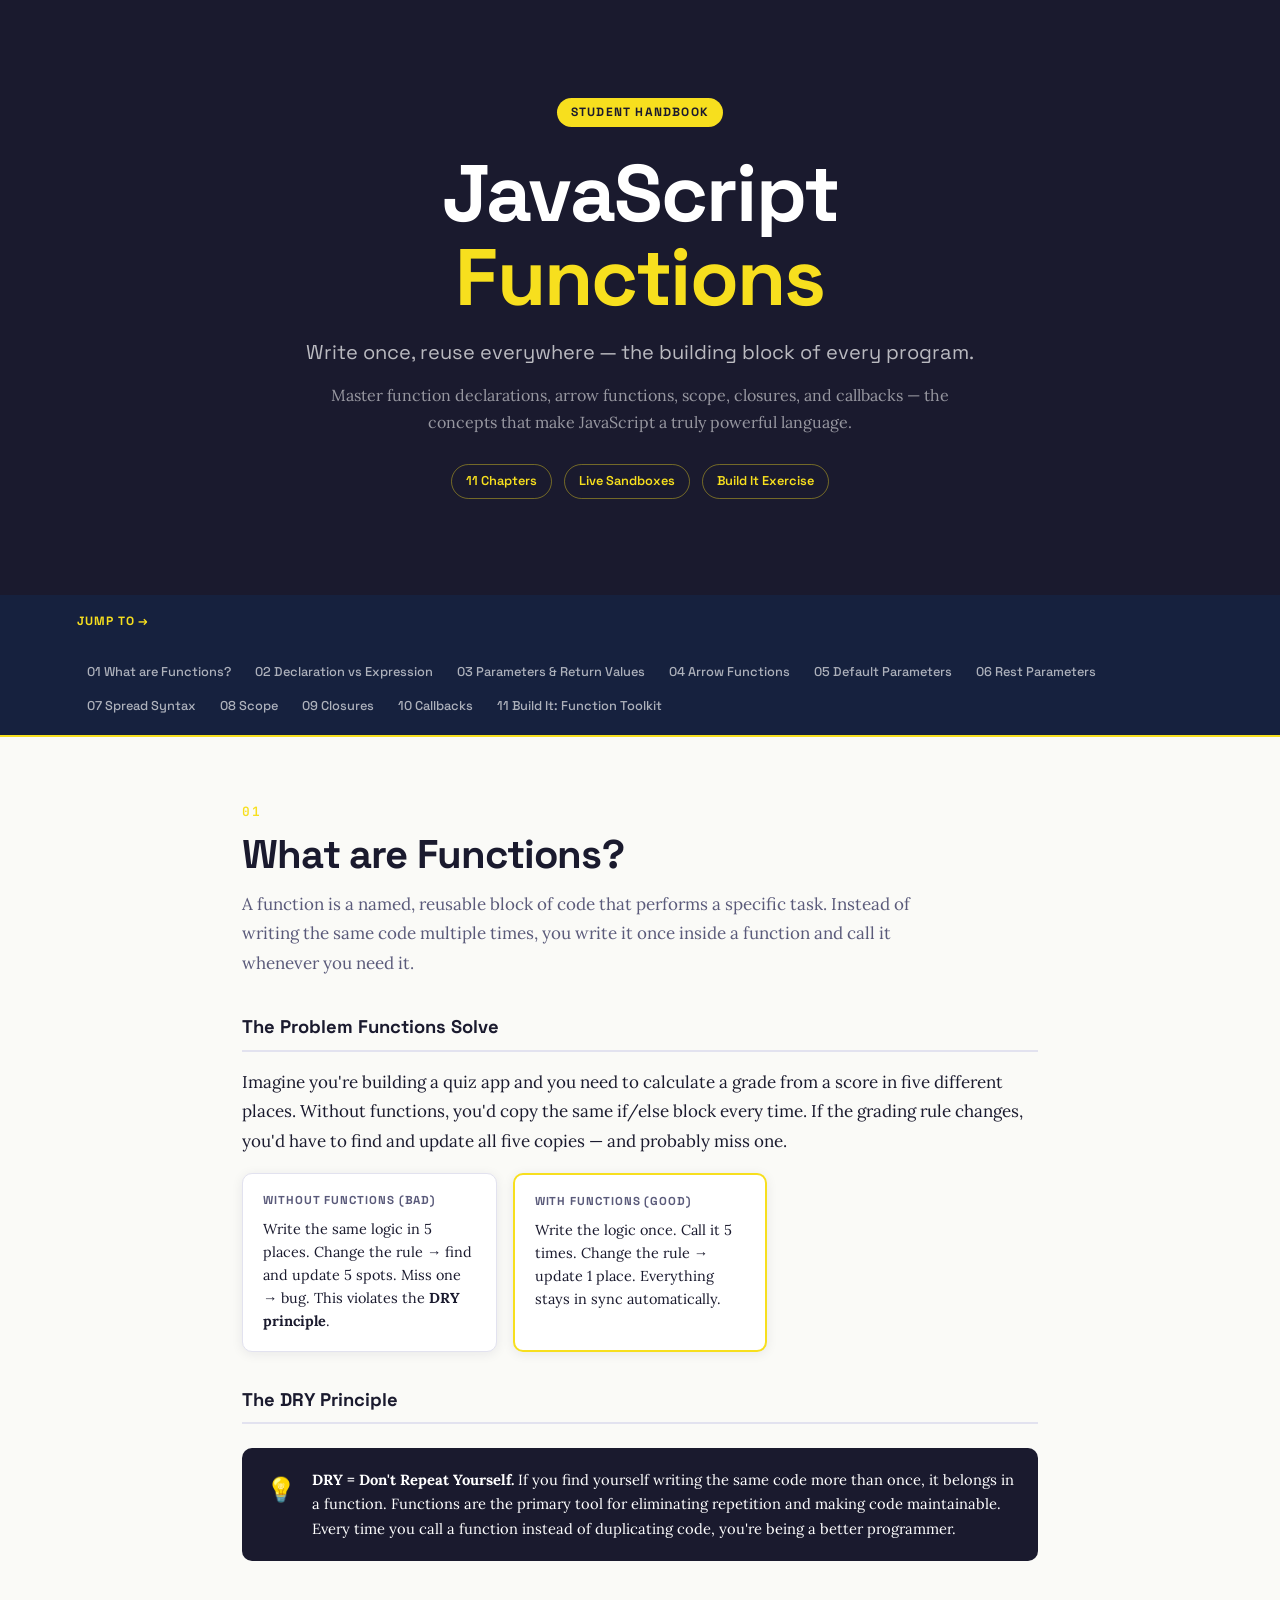
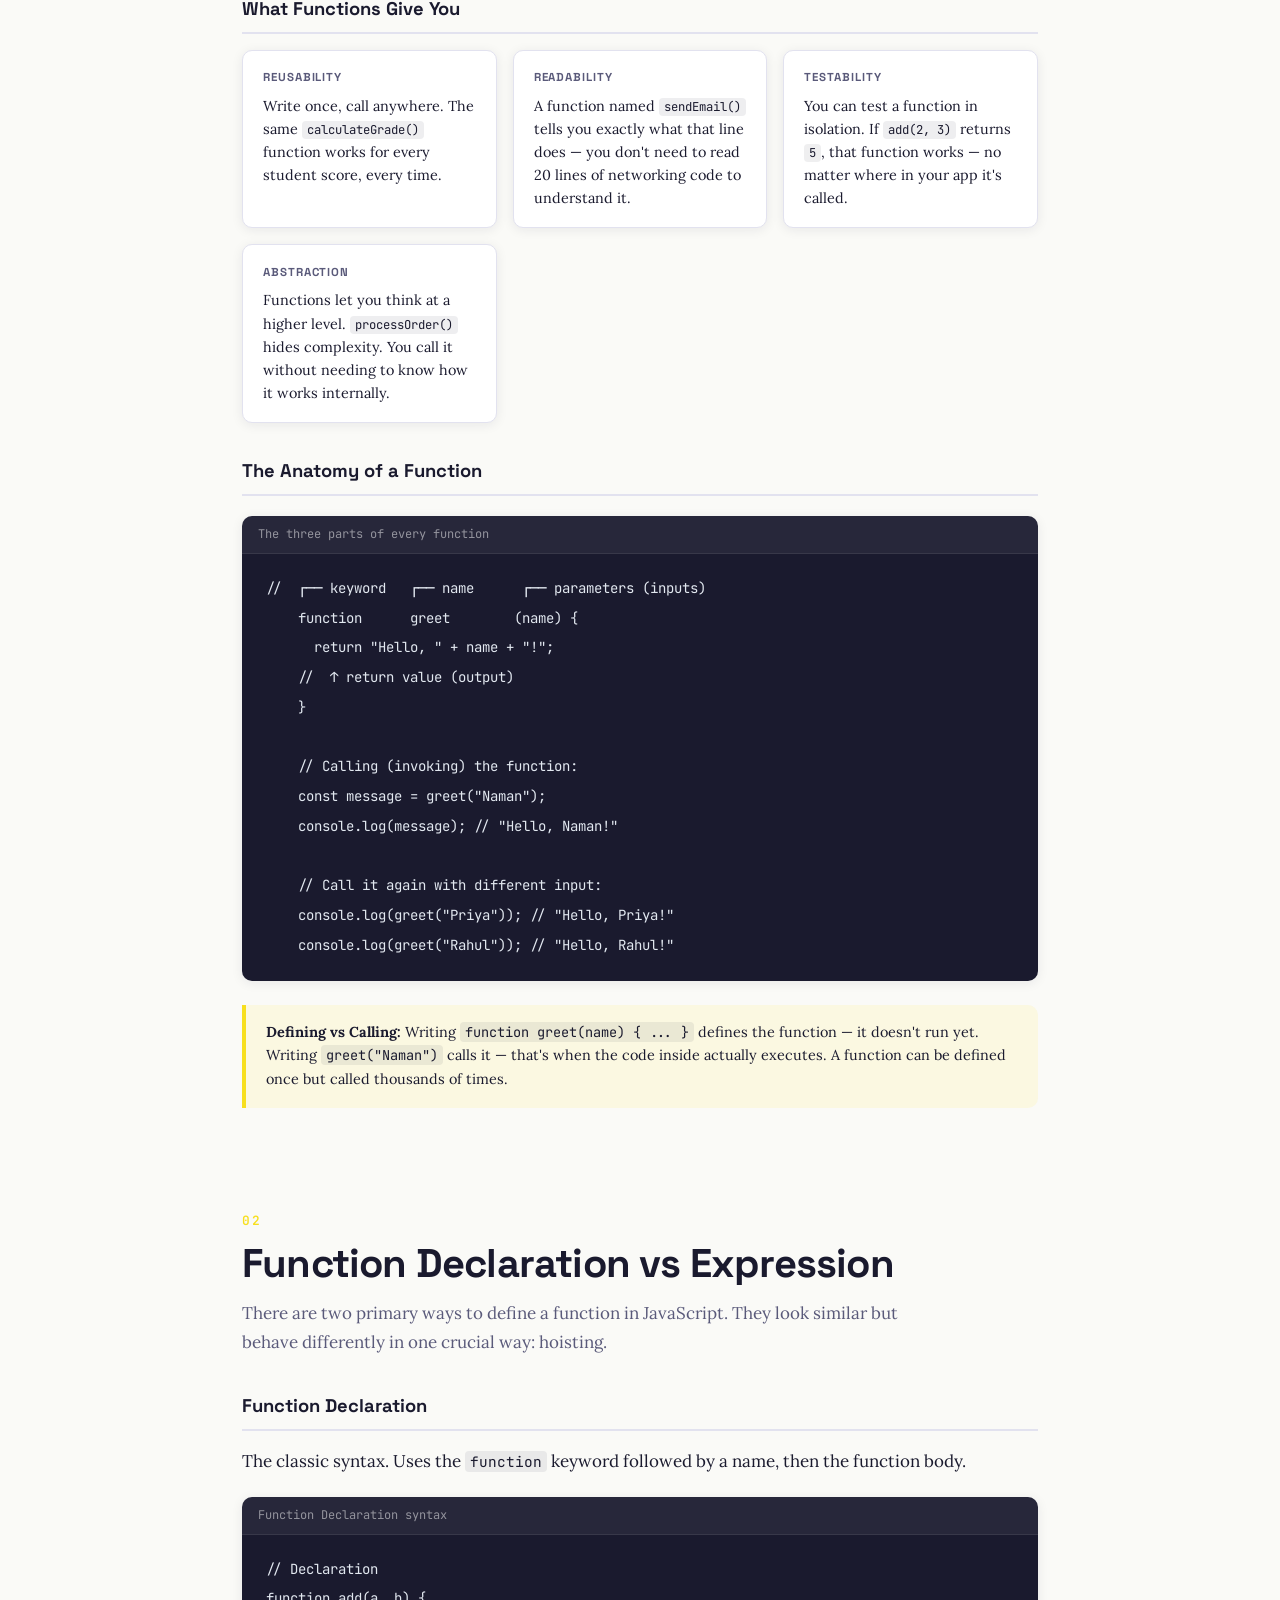
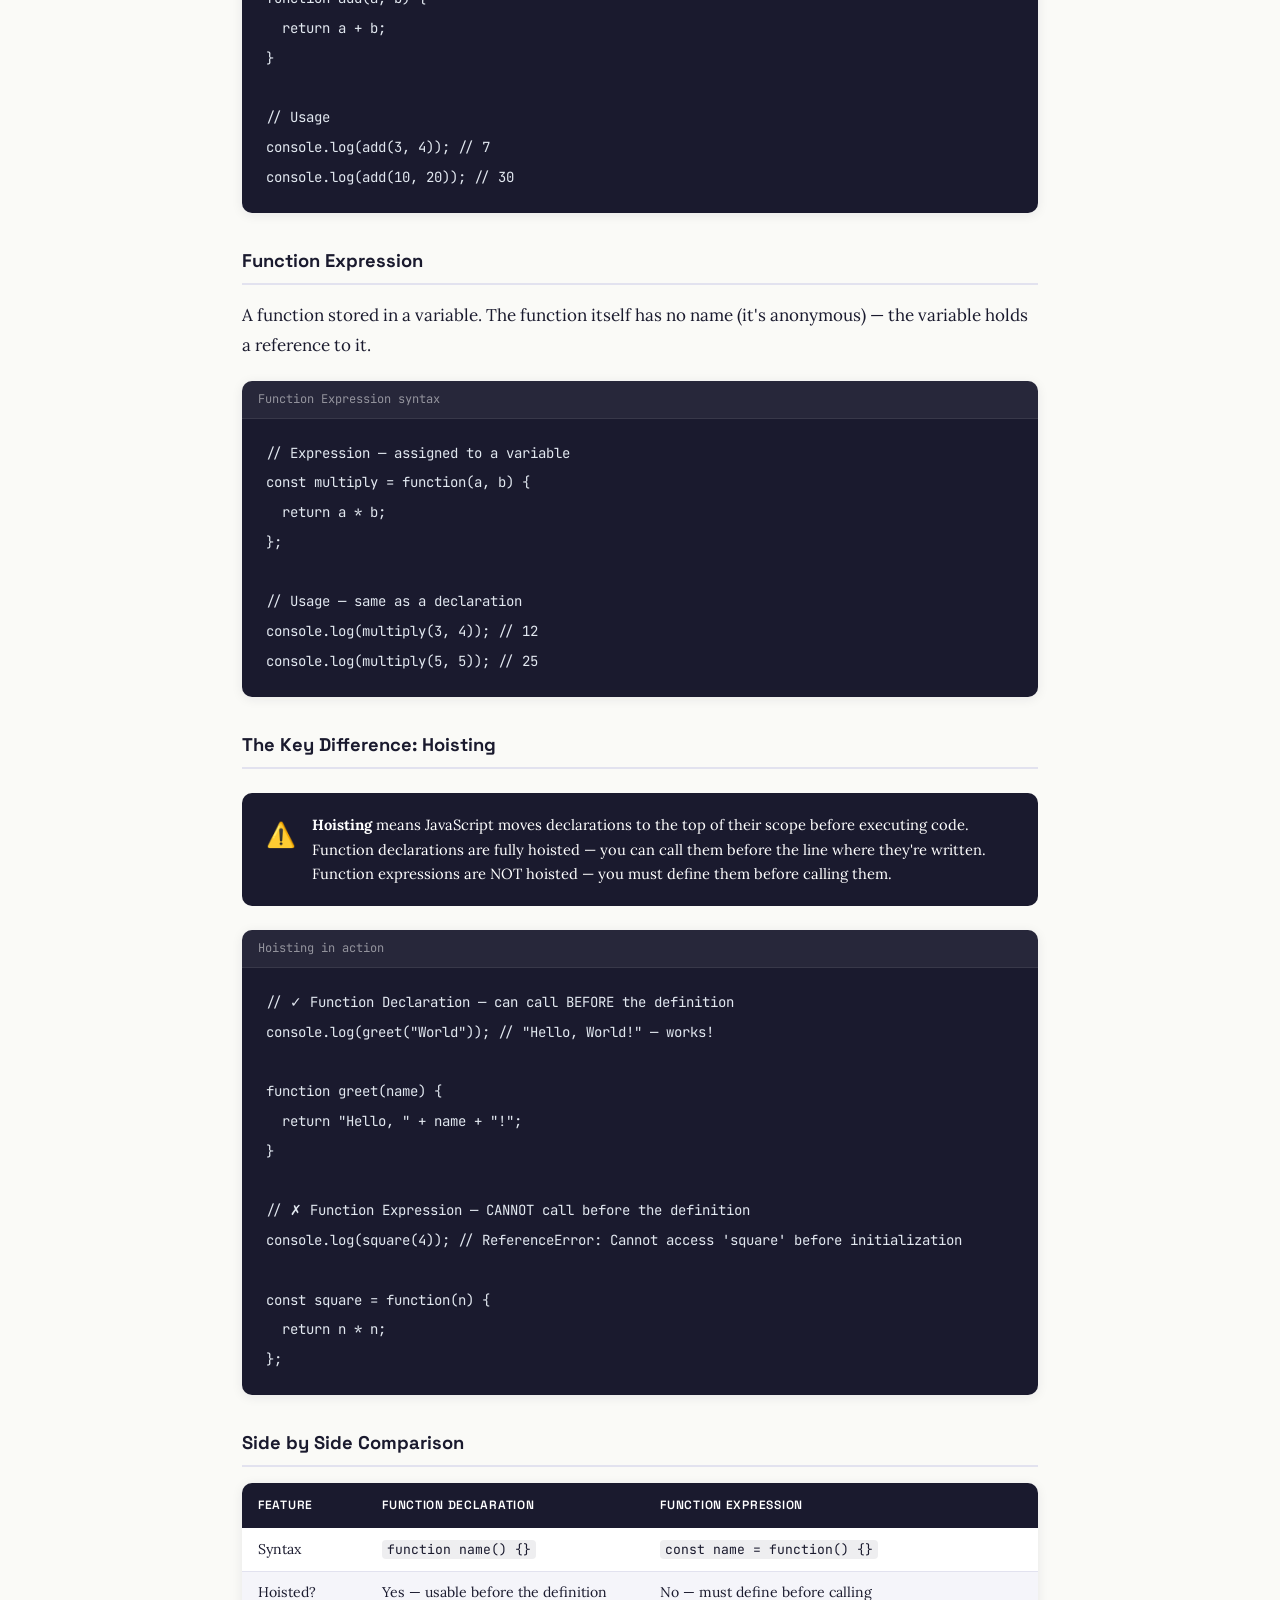
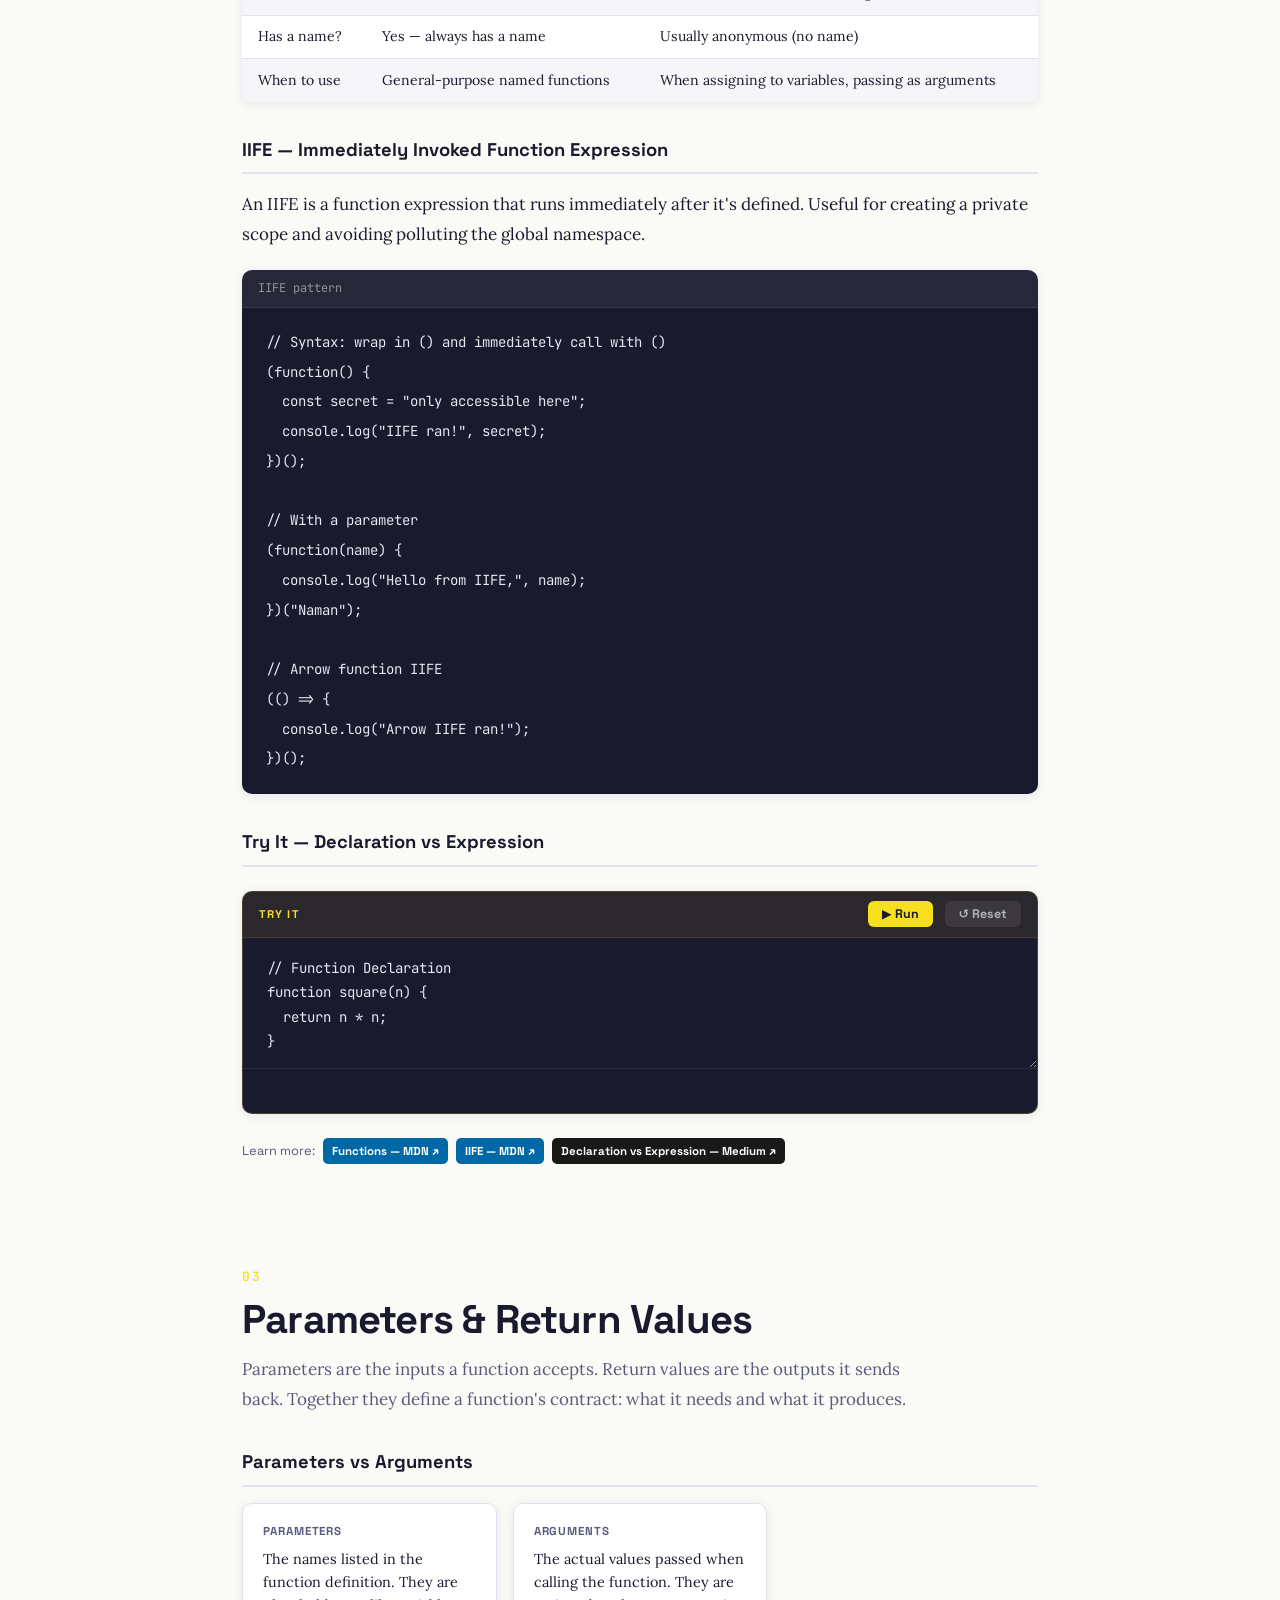
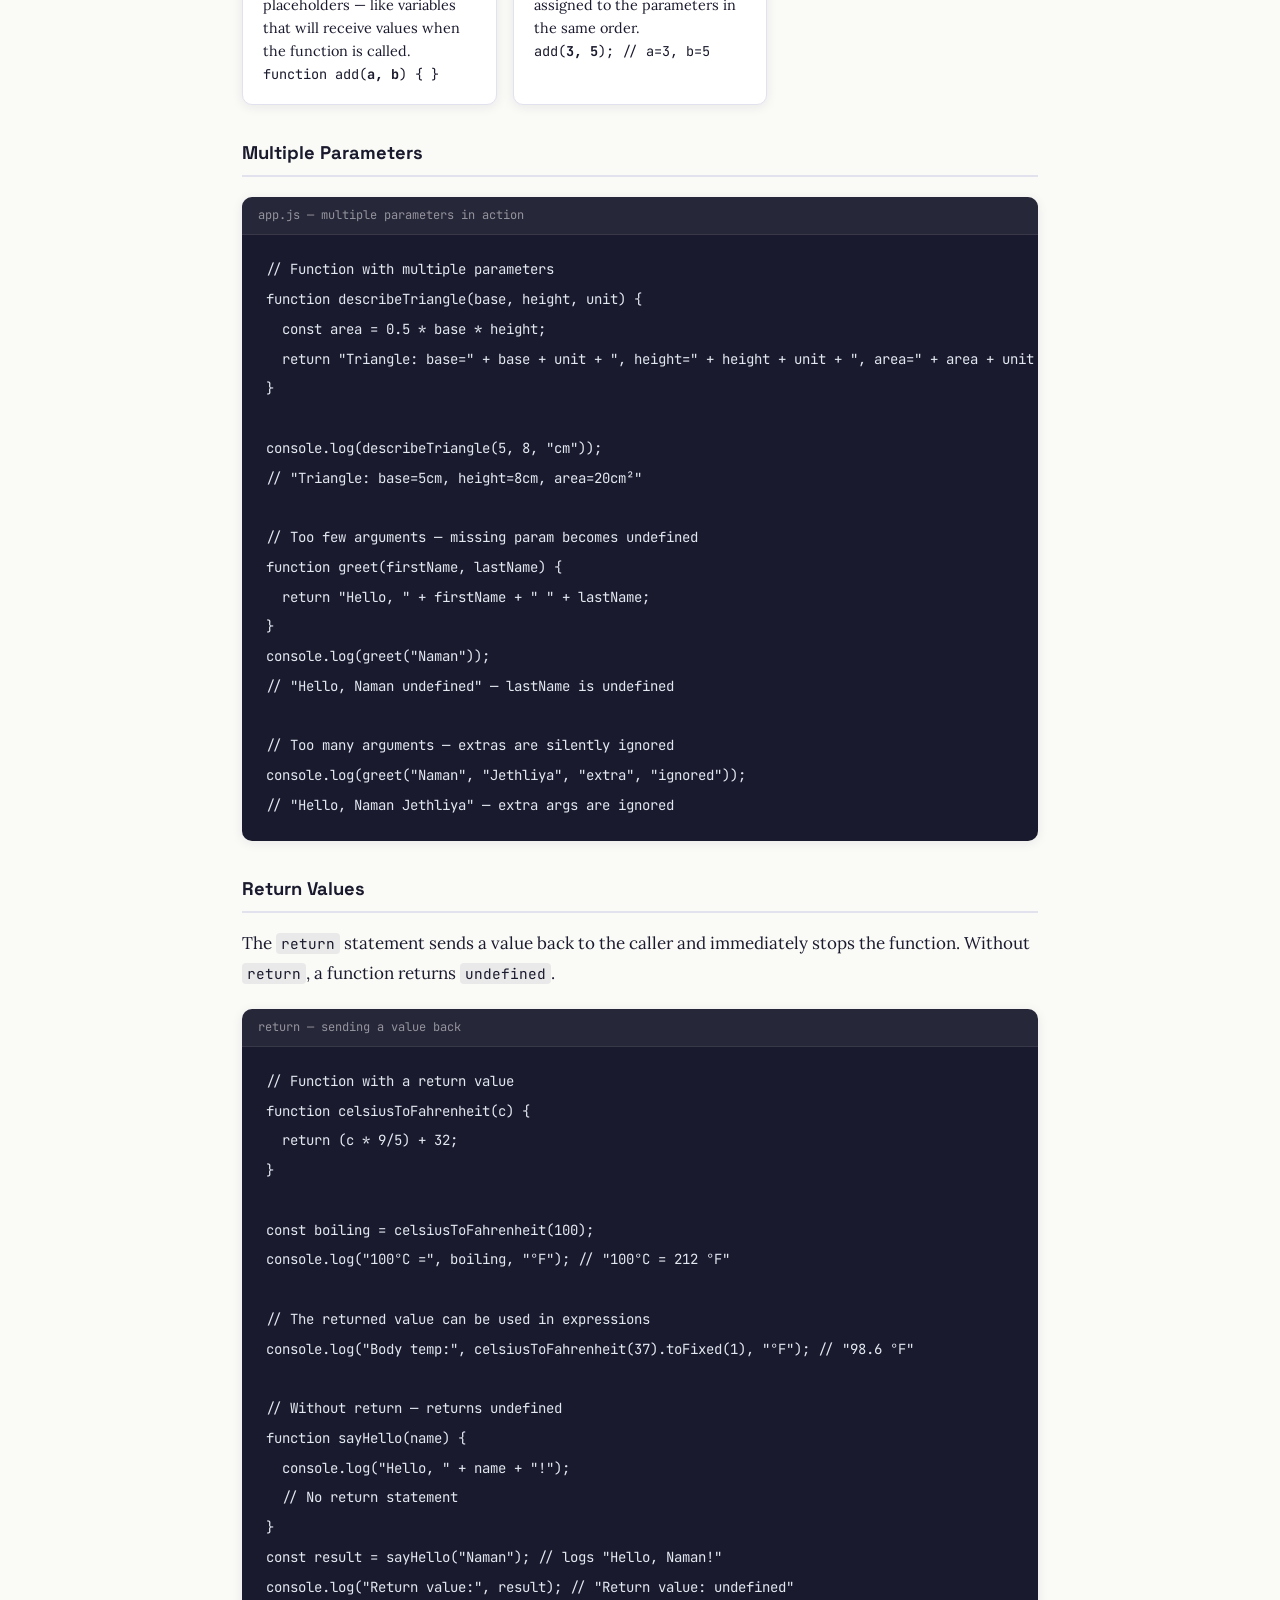
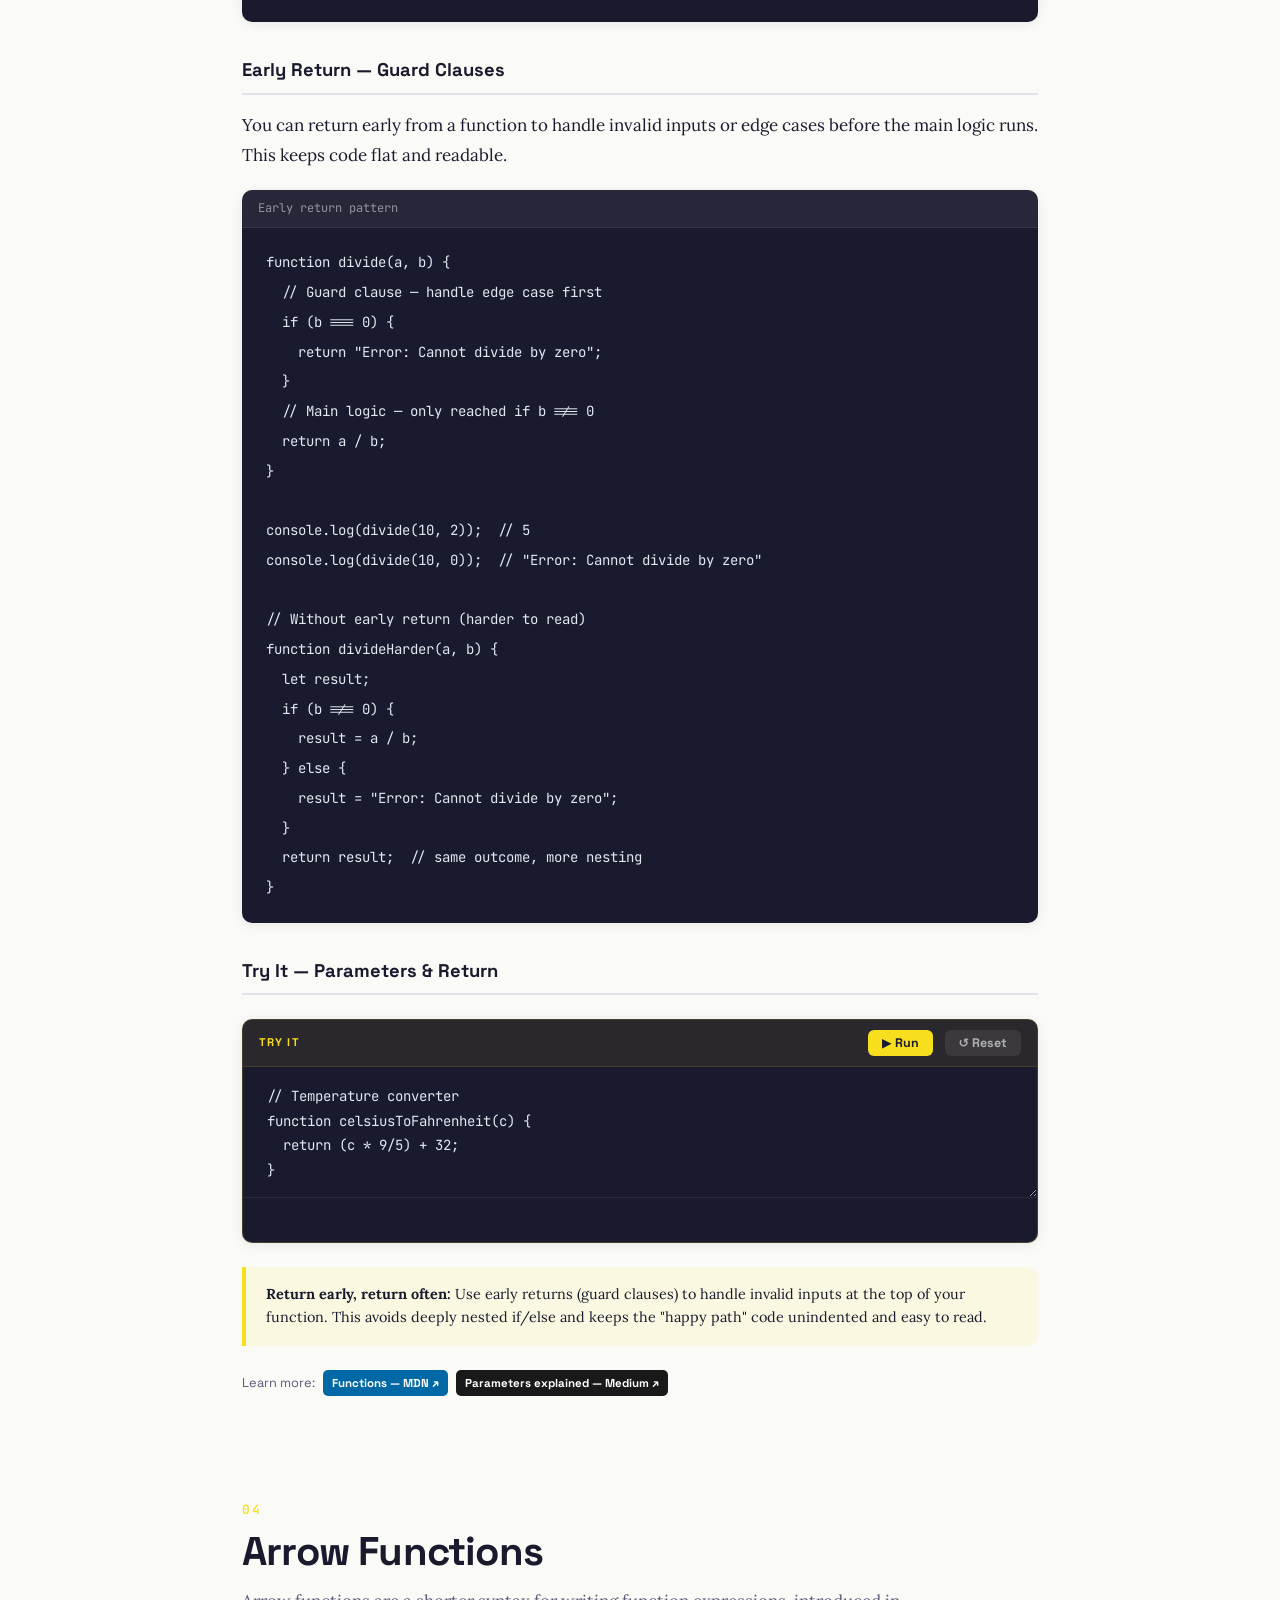
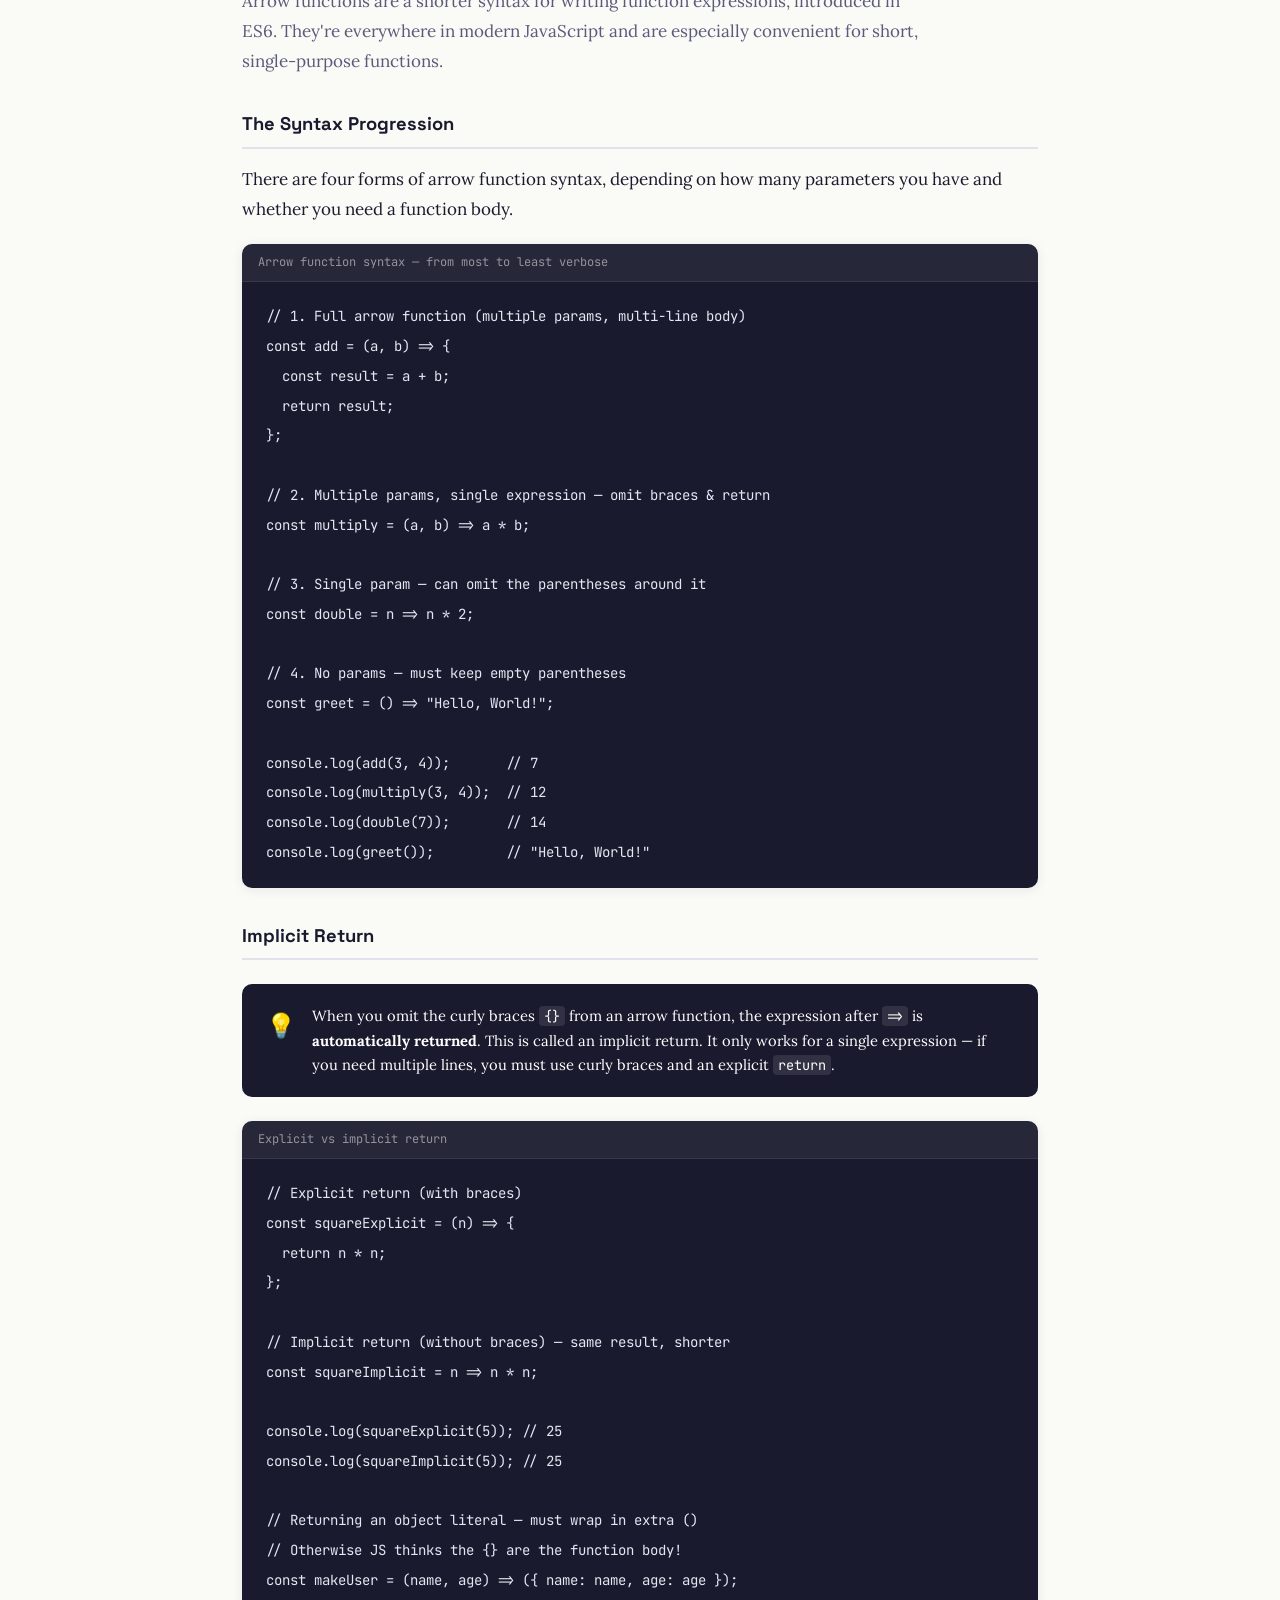
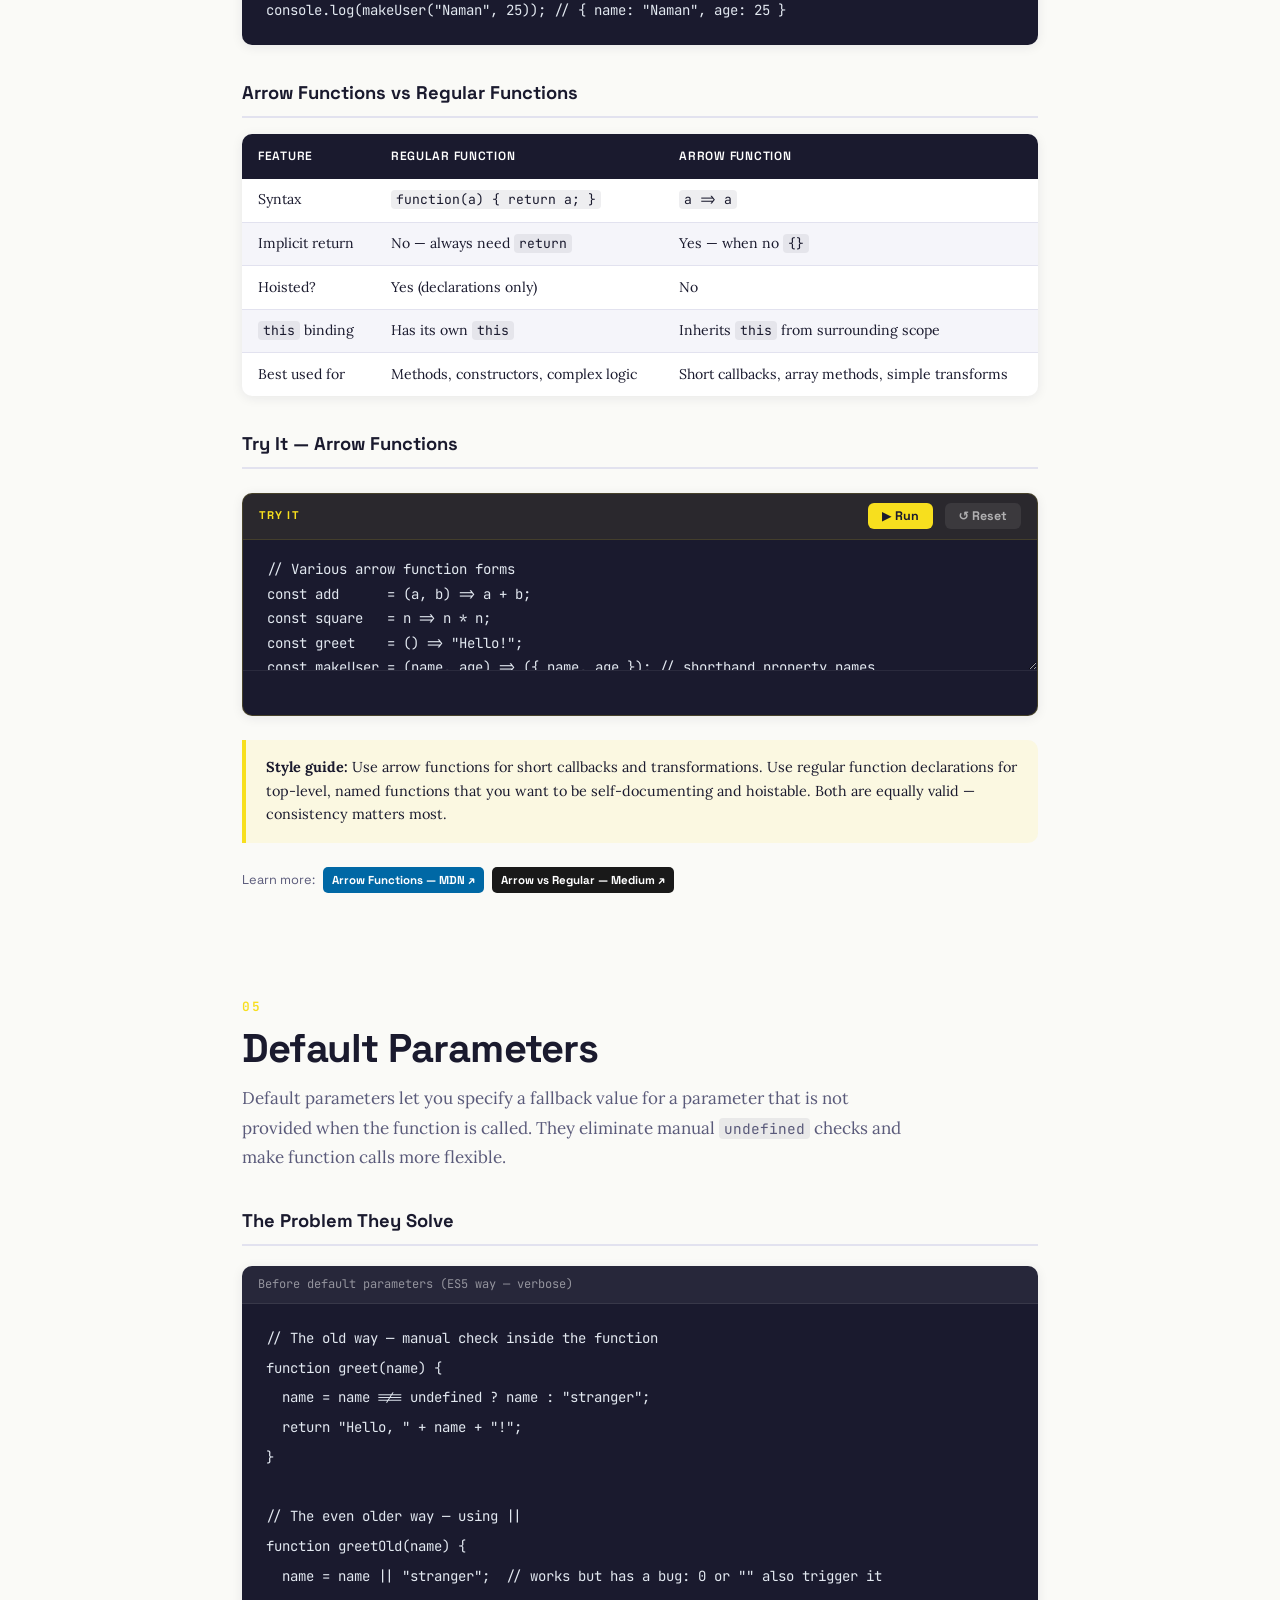
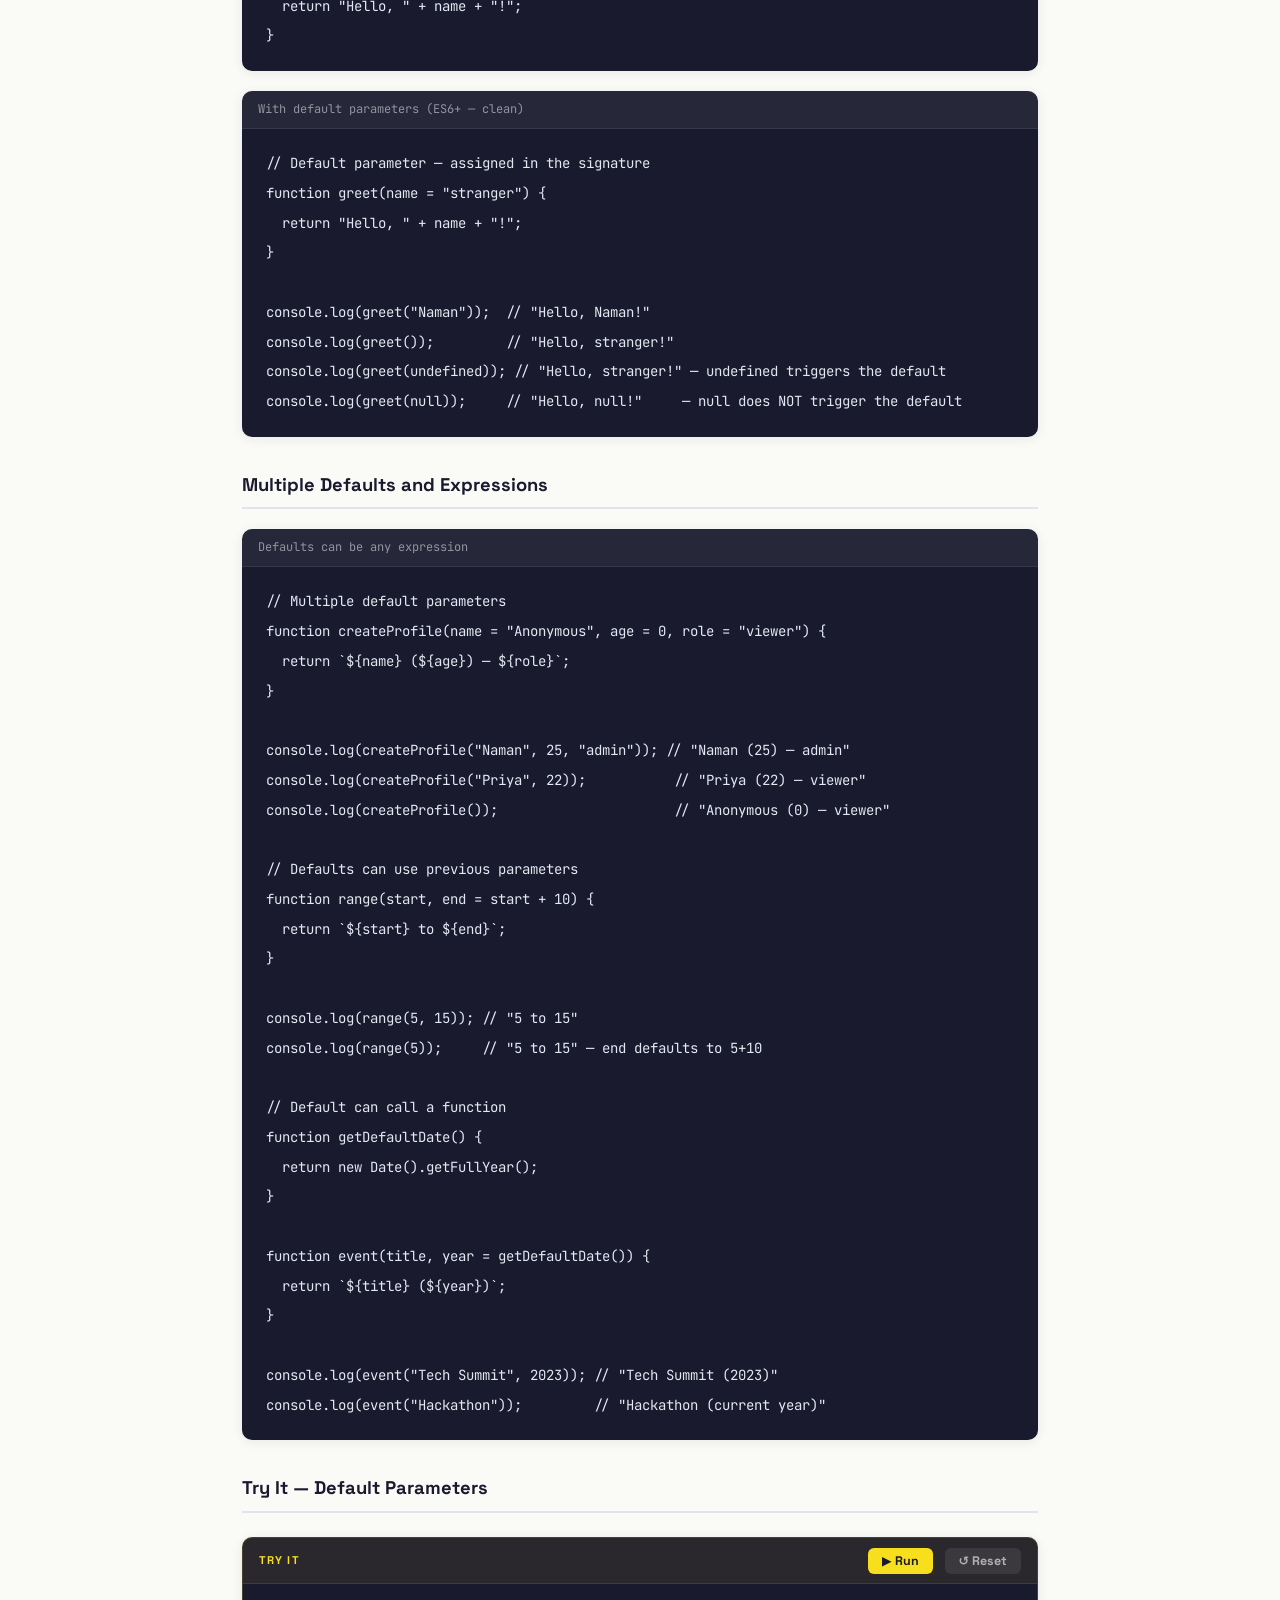
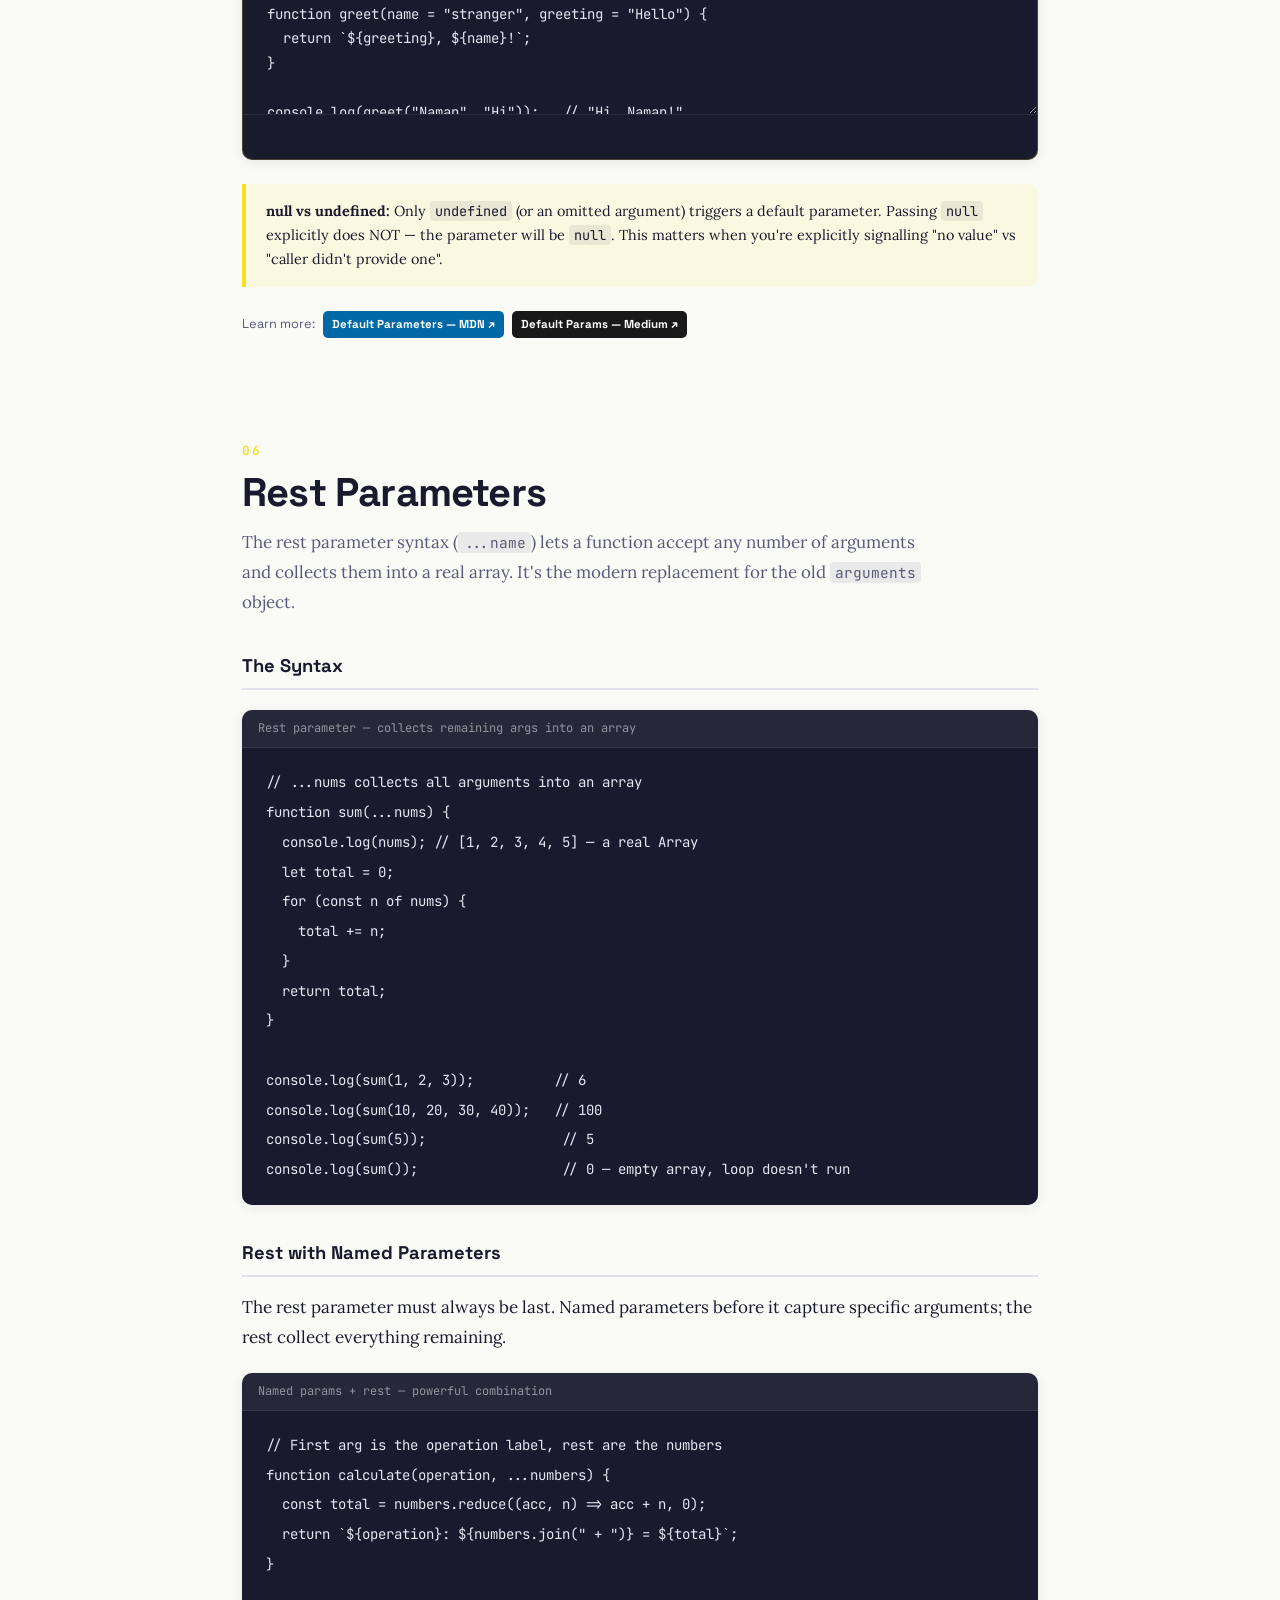
<file: js-functions/index.html>
<!DOCTYPE html>
<html lang="en">
<head>
  <meta charset="UTF-8" />
  <meta name="viewport" content="width=device-width, initial-scale=1.0" />
  <meta name="description" content="Master JavaScript functions — declarations, arrow functions, scope, closures, and callbacks. Interactive sandbox on every chapter." />
  <title>JavaScript Functions — Student Handbook</title>
  <link rel="preconnect" href="https://fonts.googleapis.com" />
  <link rel="preconnect" href="https://fonts.gstatic.com" crossorigin />
  <link href="https://fonts.googleapis.com/css2?family=Space+Grotesk:wght@400;500;600;700;800&family=JetBrains+Mono:ital,wght@0,400;0,600;1,400&family=Lora:ital,wght@0,400;0,600;1,400&display=swap" rel="stylesheet" />
  <link rel="stylesheet" href="styles.css" />
</head>
<body>

  <!-- ============================================================
       HEADER
  ============================================================ -->
  <header class="site-header">
    <div class="header-badge">Student Handbook</div>
    <h1 class="hero-title">JavaScript<br><span class="hero-accent">Functions</span></h1>
    <p class="hero-sub">Write once, reuse everywhere — the building block of every program.</p>
    <p class="hero-desc">Master function declarations, arrow functions, scope, closures, and callbacks — the concepts that make JavaScript a truly powerful language.</p>
    <div class="hero-pills">
      <span class="pill">11 Chapters</span>
      <span class="pill">Live Sandboxes</span>
      <span class="pill">Build It Exercise</span>
    </div>
  </header>

  <!-- ============================================================
       TABLE OF CONTENTS
  ============================================================ -->
  <nav class="toc" aria-label="Table of Contents">
    <span class="toc-label">Jump to →</span>
    <ul class="toc-list">
      <li><a href="#what-are-functions">01 What are Functions?</a></li>
      <li><a href="#declaration-vs-expression">02 Declaration vs Expression</a></li>
      <li><a href="#parameters-return">03 Parameters &amp; Return Values</a></li>
      <li><a href="#arrow-functions">04 Arrow Functions</a></li>
      <li><a href="#default-parameters">05 Default Parameters</a></li>
      <li><a href="#rest-parameters">06 Rest Parameters</a></li>
      <li><a href="#spread-syntax">07 Spread Syntax</a></li>
      <li><a href="#scope">08 Scope</a></li>
      <li><a href="#closures">09 Closures</a></li>
      <li><a href="#callbacks">10 Callbacks</a></li>
      <li><a href="#function-toolkit">11 Build It: Function Toolkit</a></li>
    </ul>
  </nav>

  <main class="main-content">

    <!-- ══════════════════════════════
         01 · WHAT ARE FUNCTIONS?
    ══════════════════════════════ -->
    <section id="what-are-functions" class="chapter">
      <div class="ch-num">01</div>
      <h2 class="ch-title">What are Functions?</h2>
      <p class="ch-intro">A function is a named, reusable block of code that performs a specific task. Instead of writing the same code multiple times, you write it once inside a function and call it whenever you need it.</p>

      <h3 class="sub-heading">The Problem Functions Solve</h3>
      <p style="margin-bottom:1rem;">Imagine you're building a quiz app and you need to calculate a grade from a score in five different places. Without functions, you'd copy the same if/else block every time. If the grading rule changes, you'd have to find and update all five copies — and probably miss one.</p>

      <div class="card-row">
        <div class="card">
          <div class="card-tag">Without Functions (BAD)</div>
          <p>Write the same logic in 5 places. Change the rule → find and update 5 spots. Miss one → bug. This violates the <strong>DRY principle</strong>.</p>
        </div>
        <div class="card accent-card">
          <div class="card-tag">With Functions (GOOD)</div>
          <p>Write the logic once. Call it 5 times. Change the rule → update 1 place. Everything stays in sync automatically.</p>
        </div>
      </div>

      <h3 class="sub-heading">The DRY Principle</h3>
      <div class="insight-box">
        <div class="insight-icon">💡</div>
        <div class="insight-content">
          <p><strong>DRY = Don't Repeat Yourself.</strong> If you find yourself writing the same code more than once, it belongs in a function. Functions are the primary tool for eliminating repetition and making code maintainable. Every time you call a function instead of duplicating code, you're being a better programmer.</p>
        </div>
      </div>

      <h3 class="sub-heading">What Functions Give You</h3>
      <div class="card-row">
        <div class="card">
          <div class="card-tag">Reusability</div>
          <p>Write once, call anywhere. The same <code>calculateGrade()</code> function works for every student score, every time.</p>
        </div>
        <div class="card">
          <div class="card-tag">Readability</div>
          <p>A function named <code>sendEmail()</code> tells you exactly what that line does — you don't need to read 20 lines of networking code to understand it.</p>
        </div>
        <div class="card">
          <div class="card-tag">Testability</div>
          <p>You can test a function in isolation. If <code>add(2, 3)</code> returns <code>5</code>, that function works — no matter where in your app it's called.</p>
        </div>
        <div class="card">
          <div class="card-tag">Abstraction</div>
          <p>Functions let you think at a higher level. <code>processOrder()</code> hides complexity. You call it without needing to know how it works internally.</p>
        </div>
      </div>

      <h3 class="sub-heading">The Anatomy of a Function</h3>
      <div class="code-block">
        <div class="code-header">The three parts of every function</div>
        <pre><code>//  ┌── keyword   ┌── name      ┌── parameters (inputs)
    function      greet        (name) {
      return "Hello, " + name + "!";
    //  ↑ return value (output)
    }

    // Calling (invoking) the function:
    const message = greet("Naman");
    console.log(message); // "Hello, Naman!"

    // Call it again with different input:
    console.log(greet("Priya")); // "Hello, Priya!"
    console.log(greet("Rahul")); // "Hello, Rahul!"</code></pre>
      </div>

      <div class="tip-box">
        <strong>Defining vs Calling:</strong> Writing <code>function greet(name) { ... }</code> defines the function — it doesn't run yet. Writing <code>greet("Naman")</code> calls it — that's when the code inside actually executes. A function can be defined once but called thousands of times.
      </div>
    </section>

    <!-- ══════════════════════════════
         02 · DECLARATION VS EXPRESSION
    ══════════════════════════════ -->
    <section id="declaration-vs-expression" class="chapter">
      <div class="ch-num">02</div>
      <h2 class="ch-title">Function Declaration vs Expression</h2>
      <p class="ch-intro">There are two primary ways to define a function in JavaScript. They look similar but behave differently in one crucial way: hoisting.</p>

      <h3 class="sub-heading">Function Declaration</h3>
      <p style="margin-bottom:0.75rem;">The classic syntax. Uses the <code>function</code> keyword followed by a name, then the function body.</p>
      <div class="code-block">
        <div class="code-header">Function Declaration syntax</div>
        <pre><code>// Declaration
function add(a, b) {
  return a + b;
}

// Usage
console.log(add(3, 4)); // 7
console.log(add(10, 20)); // 30</code></pre>
      </div>

      <h3 class="sub-heading">Function Expression</h3>
      <p style="margin-bottom:0.75rem;">A function stored in a variable. The function itself has no name (it's anonymous) — the variable holds a reference to it.</p>
      <div class="code-block">
        <div class="code-header">Function Expression syntax</div>
        <pre><code>// Expression — assigned to a variable
const multiply = function(a, b) {
  return a * b;
};

// Usage — same as a declaration
console.log(multiply(3, 4)); // 12
console.log(multiply(5, 5)); // 25</code></pre>
      </div>

      <h3 class="sub-heading">The Key Difference: Hoisting</h3>
      <div class="insight-box">
        <div class="insight-icon">⚠️</div>
        <div class="insight-content">
          <p><strong>Hoisting</strong> means JavaScript moves declarations to the top of their scope before executing code. Function declarations are fully hoisted — you can call them before the line where they're written. Function expressions are NOT hoisted — you must define them before calling them.</p>
        </div>
      </div>

      <div class="code-block">
        <div class="code-header">Hoisting in action</div>
        <pre><code>// ✓ Function Declaration — can call BEFORE the definition
console.log(greet("World")); // "Hello, World!" — works!

function greet(name) {
  return "Hello, " + name + "!";
}

// ✗ Function Expression — CANNOT call before the definition
console.log(square(4)); // ReferenceError: Cannot access 'square' before initialization

const square = function(n) {
  return n * n;
};</code></pre>
      </div>

      <h3 class="sub-heading">Side by Side Comparison</h3>
      <table class="ref-table">
        <thead>
          <tr><th>Feature</th><th>Function Declaration</th><th>Function Expression</th></tr>
        </thead>
        <tbody>
          <tr>
            <td>Syntax</td>
            <td><code>function name() {}</code></td>
            <td><code>const name = function() {}</code></td>
          </tr>
          <tr>
            <td>Hoisted?</td>
            <td>Yes — usable before the definition</td>
            <td>No — must define before calling</td>
          </tr>
          <tr>
            <td>Has a name?</td>
            <td>Yes — always has a name</td>
            <td>Usually anonymous (no name)</td>
          </tr>
          <tr>
            <td>When to use</td>
            <td>General-purpose named functions</td>
            <td>When assigning to variables, passing as arguments</td>
          </tr>
        </tbody>
      </table>

      <h3 class="sub-heading">IIFE — Immediately Invoked Function Expression</h3>
      <p style="margin-bottom:0.75rem;">An IIFE is a function expression that runs immediately after it's defined. Useful for creating a private scope and avoiding polluting the global namespace.</p>
      <div class="code-block">
        <div class="code-header">IIFE pattern</div>
        <pre><code>// Syntax: wrap in () and immediately call with ()
(function() {
  const secret = "only accessible here";
  console.log("IIFE ran!", secret);
})();

// With a parameter
(function(name) {
  console.log("Hello from IIFE,", name);
})("Naman");

// Arrow function IIFE
(() => {
  console.log("Arrow IIFE ran!");
})();</code></pre>
      </div>

      <h3 class="sub-heading">Try It — Declaration vs Expression</h3>
      <div class="sandbox">
        <div class="sandbox-header">
          <span class="sandbox-label">Try it</span>
          <button class="sandbox-run" onclick="runSandbox(this)">▶ Run</button>
          <button class="sandbox-reset" onclick="resetSandbox(this)">↺ Reset</button>
        </div>
        <textarea class="sandbox-code" data-default='// Function Declaration
function square(n) {
  return n * n;
}

// Function Expression
const cube = function(n) {
  return n * n * n;
};

console.log("Square of 5:", square(5));  // 25
console.log("Cube of 3:", cube(3));      // 27

// IIFE — runs immediately
(function() {
  const pi = 3.14159;
  console.log("Circle area (r=5):", pi * square(5));
})();

// Try: call square before the declaration (it works — hoisted!)
// Try: call cube before the expression (it fails — not hoisted)'>// Function Declaration
function square(n) {
  return n * n;
}

// Function Expression
const cube = function(n) {
  return n * n * n;
};

console.log("Square of 5:", square(5));  // 25
console.log("Cube of 3:", cube(3));      // 27

// IIFE — runs immediately
(function() {
  const pi = 3.14159;
  console.log("Circle area (r=5):", pi * square(5));
})();

// Try: call square before the declaration (it works — hoisted!)
// Try: call cube before the expression (it fails — not hoisted)</textarea>
        <div class="sandbox-divider"></div>
        <div class="sandbox-output"></div>
      </div>

      <div class="ref-links">
        <span class="ref-links-label">Learn more:</span>
        <a class="ref-link ref-link-mdn" href="https://developer.mozilla.org/en-US/docs/Web/JavaScript/Guide/Functions" target="_blank" rel="noopener">Functions — MDN ↗</a>
        <a class="ref-link ref-link-mdn" href="https://developer.mozilla.org/en-US/docs/Glossary/IIFE" target="_blank" rel="noopener">IIFE — MDN ↗</a>
        <a class="ref-link ref-link-medium" href="https://medium.com/javascript-in-plain-english/javascript-function-declaration-vs-expression-45e7e2be6c53" target="_blank" rel="noopener">Declaration vs Expression — Medium ↗</a>
      </div>
    </section>

    <!-- ══════════════════════════════
         03 · PARAMETERS & RETURN VALUES
    ══════════════════════════════ -->
    <section id="parameters-return" class="chapter">
      <div class="ch-num">03</div>
      <h2 class="ch-title">Parameters &amp; Return Values</h2>
      <p class="ch-intro">Parameters are the inputs a function accepts. Return values are the outputs it sends back. Together they define a function's contract: what it needs and what it produces.</p>

      <h3 class="sub-heading">Parameters vs Arguments</h3>
      <div class="card-row">
        <div class="card">
          <div class="card-tag">Parameters</div>
          <p>The names listed in the function definition. They are placeholders — like variables that will receive values when the function is called.</p>
          <code style="font-family:var(--font-mono);font-size:0.85rem;">function add(<strong>a, b</strong>) { }</code>
        </div>
        <div class="card">
          <div class="card-tag">Arguments</div>
          <p>The actual values passed when calling the function. They are assigned to the parameters in the same order.</p>
          <code style="font-family:var(--font-mono);font-size:0.85rem;">add(<strong>3, 5</strong>); // a=3, b=5</code>
        </div>
      </div>

      <h3 class="sub-heading">Multiple Parameters</h3>
      <div class="code-block">
        <div class="code-header">app.js — multiple parameters in action</div>
        <pre><code>// Function with multiple parameters
function describeTriangle(base, height, unit) {
  const area = 0.5 * base * height;
  return "Triangle: base=" + base + unit + ", height=" + height + unit + ", area=" + area + unit + "²";
}

console.log(describeTriangle(5, 8, "cm"));
// "Triangle: base=5cm, height=8cm, area=20cm²"

// Too few arguments — missing param becomes undefined
function greet(firstName, lastName) {
  return "Hello, " + firstName + " " + lastName;
}
console.log(greet("Naman"));
// "Hello, Naman undefined" — lastName is undefined

// Too many arguments — extras are silently ignored
console.log(greet("Naman", "Jethliya", "extra", "ignored"));
// "Hello, Naman Jethliya" — extra args are ignored</code></pre>
      </div>

      <h3 class="sub-heading">Return Values</h3>
      <p style="margin-bottom:0.75rem;">The <code>return</code> statement sends a value back to the caller and immediately stops the function. Without <code>return</code>, a function returns <code>undefined</code>.</p>
      <div class="code-block">
        <div class="code-header">return — sending a value back</div>
        <pre><code>// Function with a return value
function celsiusToFahrenheit(c) {
  return (c * 9/5) + 32;
}

const boiling = celsiusToFahrenheit(100);
console.log("100°C =", boiling, "°F"); // "100°C = 212 °F"

// The returned value can be used in expressions
console.log("Body temp:", celsiusToFahrenheit(37).toFixed(1), "°F"); // "98.6 °F"

// Without return — returns undefined
function sayHello(name) {
  console.log("Hello, " + name + "!");
  // No return statement
}
const result = sayHello("Naman"); // logs "Hello, Naman!"
console.log("Return value:", result); // "Return value: undefined"</code></pre>
      </div>

      <h3 class="sub-heading">Early Return — Guard Clauses</h3>
      <p style="margin-bottom:0.75rem;">You can return early from a function to handle invalid inputs or edge cases before the main logic runs. This keeps code flat and readable.</p>
      <div class="code-block">
        <div class="code-header">Early return pattern</div>
        <pre><code>function divide(a, b) {
  // Guard clause — handle edge case first
  if (b === 0) {
    return "Error: Cannot divide by zero";
  }
  // Main logic — only reached if b !== 0
  return a / b;
}

console.log(divide(10, 2));  // 5
console.log(divide(10, 0));  // "Error: Cannot divide by zero"

// Without early return (harder to read)
function divideHarder(a, b) {
  let result;
  if (b !== 0) {
    result = a / b;
  } else {
    result = "Error: Cannot divide by zero";
  }
  return result;  // same outcome, more nesting
}</code></pre>
      </div>

      <h3 class="sub-heading">Try It — Parameters &amp; Return</h3>
      <div class="sandbox">
        <div class="sandbox-header">
          <span class="sandbox-label">Try it</span>
          <button class="sandbox-run" onclick="runSandbox(this)">▶ Run</button>
          <button class="sandbox-reset" onclick="resetSandbox(this)">↺ Reset</button>
        </div>
        <textarea class="sandbox-code" data-default='// Temperature converter
function celsiusToFahrenheit(c) {
  return (c * 9/5) + 32;
}

console.log("0°C  =", celsiusToFahrenheit(0),   "°F");   // 32
console.log("100°C =", celsiusToFahrenheit(100), "°F");  // 212
console.log("37°C =", celsiusToFahrenheit(37).toFixed(1), "°F"); // 98.6

// Divide with guard clause
function divide(a, b) {
  if (b === 0) return "Cannot divide by zero";
  return a / b;
}

console.log(divide(15, 3));  // 5
console.log(divide(10, 0));  // "Cannot divide by zero"

// Try: write a function that calculates BMI (weight / height^2)
// function bmi(weight, height) { ... }'>// Temperature converter
function celsiusToFahrenheit(c) {
  return (c * 9/5) + 32;
}

console.log("0°C  =", celsiusToFahrenheit(0),   "°F");   // 32
console.log("100°C =", celsiusToFahrenheit(100), "°F");  // 212
console.log("37°C =", celsiusToFahrenheit(37).toFixed(1), "°F"); // 98.6

// Divide with guard clause
function divide(a, b) {
  if (b === 0) return "Cannot divide by zero";
  return a / b;
}

console.log(divide(15, 3));  // 5
console.log(divide(10, 0));  // "Cannot divide by zero"

// Try: write a function that calculates BMI (weight / height^2)
// function bmi(weight, height) { ... }</textarea>
        <div class="sandbox-divider"></div>
        <div class="sandbox-output"></div>
      </div>

      <div class="tip-box">
        <strong>Return early, return often:</strong> Use early returns (guard clauses) to handle invalid inputs at the top of your function. This avoids deeply nested if/else and keeps the "happy path" code unindented and easy to read.
      </div>

      <div class="ref-links">
        <span class="ref-links-label">Learn more:</span>
        <a class="ref-link ref-link-mdn" href="https://developer.mozilla.org/en-US/docs/Web/JavaScript/Guide/Functions" target="_blank" rel="noopener">Functions — MDN ↗</a>
        <a class="ref-link ref-link-medium" href="https://medium.com/javascript-in-plain-english/javascript-function-parameters-and-arguments-f3b7a5c98b7d" target="_blank" rel="noopener">Parameters explained — Medium ↗</a>
      </div>
    </section>

    <!-- ══════════════════════════════
         04 · ARROW FUNCTIONS
    ══════════════════════════════ -->
    <section id="arrow-functions" class="chapter">
      <div class="ch-num">04</div>
      <h2 class="ch-title">Arrow Functions</h2>
      <p class="ch-intro">Arrow functions are a shorter syntax for writing function expressions, introduced in ES6. They're everywhere in modern JavaScript and are especially convenient for short, single-purpose functions.</p>

      <h3 class="sub-heading">The Syntax Progression</h3>
      <p style="margin-bottom:0.75rem;">There are four forms of arrow function syntax, depending on how many parameters you have and whether you need a function body.</p>
      <div class="code-block">
        <div class="code-header">Arrow function syntax — from most to least verbose</div>
        <pre><code>// 1. Full arrow function (multiple params, multi-line body)
const add = (a, b) => {
  const result = a + b;
  return result;
};

// 2. Multiple params, single expression — omit braces & return
const multiply = (a, b) => a * b;

// 3. Single param — can omit the parentheses around it
const double = n => n * 2;

// 4. No params — must keep empty parentheses
const greet = () => "Hello, World!";

console.log(add(3, 4));       // 7
console.log(multiply(3, 4));  // 12
console.log(double(7));       // 14
console.log(greet());         // "Hello, World!"</code></pre>
      </div>

      <h3 class="sub-heading">Implicit Return</h3>
      <div class="insight-box">
        <div class="insight-icon">💡</div>
        <div class="insight-content">
          <p>When you omit the curly braces <code>{}</code> from an arrow function, the expression after <code>=&gt;</code> is <strong>automatically returned</strong>. This is called an implicit return. It only works for a single expression — if you need multiple lines, you must use curly braces and an explicit <code>return</code>.</p>
        </div>
      </div>

      <div class="code-block">
        <div class="code-header">Explicit vs implicit return</div>
        <pre><code>// Explicit return (with braces)
const squareExplicit = (n) => {
  return n * n;
};

// Implicit return (without braces) — same result, shorter
const squareImplicit = n => n * n;

console.log(squareExplicit(5)); // 25
console.log(squareImplicit(5)); // 25

// Returning an object literal — must wrap in extra ()
// Otherwise JS thinks the {} are the function body!
const makeUser = (name, age) => ({ name: name, age: age });
console.log(makeUser("Naman", 25)); // { name: "Naman", age: 25 }</code></pre>
      </div>

      <h3 class="sub-heading">Arrow Functions vs Regular Functions</h3>
      <table class="ref-table">
        <thead>
          <tr><th>Feature</th><th>Regular Function</th><th>Arrow Function</th></tr>
        </thead>
        <tbody>
          <tr>
            <td>Syntax</td>
            <td><code>function(a) { return a; }</code></td>
            <td><code>a => a</code></td>
          </tr>
          <tr>
            <td>Implicit return</td>
            <td>No — always need <code>return</code></td>
            <td>Yes — when no <code>{}</code></td>
          </tr>
          <tr>
            <td>Hoisted?</td>
            <td>Yes (declarations only)</td>
            <td>No</td>
          </tr>
          <tr>
            <td><code>this</code> binding</td>
            <td>Has its own <code>this</code></td>
            <td>Inherits <code>this</code> from surrounding scope</td>
          </tr>
          <tr>
            <td>Best used for</td>
            <td>Methods, constructors, complex logic</td>
            <td>Short callbacks, array methods, simple transforms</td>
          </tr>
        </tbody>
      </table>

      <h3 class="sub-heading">Try It — Arrow Functions</h3>
      <div class="sandbox">
        <div class="sandbox-header">
          <span class="sandbox-label">Try it</span>
          <button class="sandbox-run" onclick="runSandbox(this)">▶ Run</button>
          <button class="sandbox-reset" onclick="resetSandbox(this)">↺ Reset</button>
        </div>
        <textarea class="sandbox-code" data-default='// Various arrow function forms
const add      = (a, b) => a + b;
const square   = n => n * n;
const greet    = () => "Hello!";
const makeUser = (name, age) => ({ name, age }); // shorthand property names

console.log(add(5, 3));              // 8
console.log(square(7));             // 49
console.log(greet());               // "Hello!"
console.log(makeUser("Naman", 25)); // { name: "Naman", age: 25 }

// Arrow functions work great with array methods
const numbers = [1, 2, 3, 4, 5];
const doubled  = numbers.map(n => n * 2);
const evens    = numbers.filter(n => n % 2 === 0);

console.log("Doubled:", doubled); // [2, 4, 6, 8, 10]
console.log("Evens:",   evens);   // [2, 4]'>// Various arrow function forms
const add      = (a, b) => a + b;
const square   = n => n * n;
const greet    = () => "Hello!";
const makeUser = (name, age) => ({ name, age }); // shorthand property names

console.log(add(5, 3));              // 8
console.log(square(7));             // 49
console.log(greet());               // "Hello!"
console.log(makeUser("Naman", 25)); // { name: "Naman", age: 25 }

// Arrow functions work great with array methods
const numbers = [1, 2, 3, 4, 5];
const doubled  = numbers.map(n => n * 2);
const evens    = numbers.filter(n => n % 2 === 0);

console.log("Doubled:", doubled); // [2, 4, 6, 8, 10]
console.log("Evens:",   evens);   // [2, 4]</textarea>
        <div class="sandbox-divider"></div>
        <div class="sandbox-output"></div>
      </div>

      <div class="tip-box">
        <strong>Style guide:</strong> Use arrow functions for short callbacks and transformations. Use regular function declarations for top-level, named functions that you want to be self-documenting and hoistable. Both are equally valid — consistency matters most.
      </div>

      <div class="ref-links">
        <span class="ref-links-label">Learn more:</span>
        <a class="ref-link ref-link-mdn" href="https://developer.mozilla.org/en-US/docs/Web/JavaScript/Reference/Functions/Arrow_functions" target="_blank" rel="noopener">Arrow Functions — MDN ↗</a>
        <a class="ref-link ref-link-medium" href="https://medium.com/javascript-in-plain-english/javascript-arrow-functions-vs-regular-functions-4f99c6c0f0e3" target="_blank" rel="noopener">Arrow vs Regular — Medium ↗</a>
      </div>
    </section>

    <!-- ══════════════════════════════
         05 · DEFAULT PARAMETERS
    ══════════════════════════════ -->
    <section id="default-parameters" class="chapter">
      <div class="ch-num">05</div>
      <h2 class="ch-title">Default Parameters</h2>
      <p class="ch-intro">Default parameters let you specify a fallback value for a parameter that is not provided when the function is called. They eliminate manual <code>undefined</code> checks and make function calls more flexible.</p>

      <h3 class="sub-heading">The Problem They Solve</h3>
      <div class="code-block">
        <div class="code-header">Before default parameters (ES5 way — verbose)</div>
        <pre><code>// The old way — manual check inside the function
function greet(name) {
  name = name !== undefined ? name : "stranger";
  return "Hello, " + name + "!";
}

// The even older way — using ||
function greetOld(name) {
  name = name || "stranger";  // works but has a bug: 0 or "" also trigger it
  return "Hello, " + name + "!";
}</code></pre>
      </div>

      <div class="code-block">
        <div class="code-header">With default parameters (ES6+ — clean)</div>
        <pre><code>// Default parameter — assigned in the signature
function greet(name = "stranger") {
  return "Hello, " + name + "!";
}

console.log(greet("Naman"));  // "Hello, Naman!"
console.log(greet());         // "Hello, stranger!"
console.log(greet(undefined)); // "Hello, stranger!" — undefined triggers the default
console.log(greet(null));     // "Hello, null!"     — null does NOT trigger the default</code></pre>
      </div>

      <h3 class="sub-heading">Multiple Defaults and Expressions</h3>
      <div class="code-block">
        <div class="code-header">Defaults can be any expression</div>
        <pre><code>// Multiple default parameters
function createProfile(name = "Anonymous", age = 0, role = "viewer") {
  return `${name} (${age}) — ${role}`;
}

console.log(createProfile("Naman", 25, "admin")); // "Naman (25) — admin"
console.log(createProfile("Priya", 22));           // "Priya (22) — viewer"
console.log(createProfile());                      // "Anonymous (0) — viewer"

// Defaults can use previous parameters
function range(start, end = start + 10) {
  return `${start} to ${end}`;
}

console.log(range(5, 15)); // "5 to 15"
console.log(range(5));     // "5 to 15" — end defaults to 5+10

// Default can call a function
function getDefaultDate() {
  return new Date().getFullYear();
}

function event(title, year = getDefaultDate()) {
  return `${title} (${year})`;
}

console.log(event("Tech Summit", 2023)); // "Tech Summit (2023)"
console.log(event("Hackathon"));         // "Hackathon (current year)"</code></pre>
      </div>

      <h3 class="sub-heading">Try It — Default Parameters</h3>
      <div class="sandbox">
        <div class="sandbox-header">
          <span class="sandbox-label">Try it</span>
          <button class="sandbox-run" onclick="runSandbox(this)">▶ Run</button>
          <button class="sandbox-reset" onclick="resetSandbox(this)">↺ Reset</button>
        </div>
        <textarea class="sandbox-code" data-default='function greet(name = "stranger", greeting = "Hello") {
  return `${greeting}, ${name}!`;
}

console.log(greet("Naman", "Hi"));   // "Hi, Naman!"
console.log(greet("Priya"));          // "Hello, Priya!"
console.log(greet());                 // "Hello, stranger!"

// Power function with default exponent
function power(base, exponent = 2) {
  return base ** exponent;
}

console.log(power(5));    // 25 (5²)
console.log(power(5, 3)); // 125 (5³)
console.log(power(2, 10)); // 1024 (2¹⁰)

// Try: add a default currency to a formatPrice function
// function formatPrice(amount, currency = "INR") { ... }'>function greet(name = "stranger", greeting = "Hello") {
  return `${greeting}, ${name}!`;
}

console.log(greet("Naman", "Hi"));   // "Hi, Naman!"
console.log(greet("Priya"));          // "Hello, Priya!"
console.log(greet());                 // "Hello, stranger!"

// Power function with default exponent
function power(base, exponent = 2) {
  return base ** exponent;
}

console.log(power(5));    // 25 (5²)
console.log(power(5, 3)); // 125 (5³)
console.log(power(2, 10)); // 1024 (2¹⁰)

// Try: add a default currency to a formatPrice function
// function formatPrice(amount, currency = "INR") { ... }</textarea>
        <div class="sandbox-divider"></div>
        <div class="sandbox-output"></div>
      </div>

      <div class="tip-box">
        <strong>null vs undefined:</strong> Only <code>undefined</code> (or an omitted argument) triggers a default parameter. Passing <code>null</code> explicitly does NOT — the parameter will be <code>null</code>. This matters when you're explicitly signalling "no value" vs "caller didn't provide one".
      </div>

      <div class="ref-links">
        <span class="ref-links-label">Learn more:</span>
        <a class="ref-link ref-link-mdn" href="https://developer.mozilla.org/en-US/docs/Web/JavaScript/Reference/Functions/Default_parameters" target="_blank" rel="noopener">Default Parameters — MDN ↗</a>
        <a class="ref-link ref-link-medium" href="https://medium.com/javascript-in-plain-english/javascript-default-parameters-es6-guide-a5c7f79b3f97" target="_blank" rel="noopener">Default Params — Medium ↗</a>
      </div>
    </section>

    <!-- ══════════════════════════════
         06 · REST PARAMETERS
    ══════════════════════════════ -->
    <section id="rest-parameters" class="chapter">
      <div class="ch-num">06</div>
      <h2 class="ch-title">Rest Parameters</h2>
      <p class="ch-intro">The rest parameter syntax (<code>...name</code>) lets a function accept any number of arguments and collects them into a real array. It's the modern replacement for the old <code>arguments</code> object.</p>

      <h3 class="sub-heading">The Syntax</h3>
      <div class="code-block">
        <div class="code-header">Rest parameter — collects remaining args into an array</div>
        <pre><code>// ...nums collects all arguments into an array
function sum(...nums) {
  console.log(nums); // [1, 2, 3, 4, 5] — a real Array
  let total = 0;
  for (const n of nums) {
    total += n;
  }
  return total;
}

console.log(sum(1, 2, 3));          // 6
console.log(sum(10, 20, 30, 40));   // 100
console.log(sum(5));                 // 5
console.log(sum());                  // 0 — empty array, loop doesn't run</code></pre>
      </div>

      <h3 class="sub-heading">Rest with Named Parameters</h3>
      <p style="margin-bottom:0.75rem;">The rest parameter must always be last. Named parameters before it capture specific arguments; the rest collect everything remaining.</p>
      <div class="code-block">
        <div class="code-header">Named params + rest — powerful combination</div>
        <pre><code>// First arg is the operation label, rest are the numbers
function calculate(operation, ...numbers) {
  const total = numbers.reduce((acc, n) => acc + n, 0);
  return `${operation}: ${numbers.join(" + ")} = ${total}`;
}

console.log(calculate("Sum", 1, 2, 3));        // "Sum: 1 + 2 + 3 = 6"
console.log(calculate("Total", 10, 20, 30));   // "Total: 10 + 20 + 30 = 60"

// Building a tag template
function tag(label, ...items) {
  return `[${label}] ${items.join(", ")}`;
}

console.log(tag("Fruits", "apple", "banana", "mango"));
// "[Fruits] apple, banana, mango"

// ✗ Rest must be the LAST parameter
// function bad(...items, extra) { } // SyntaxError!</code></pre>
      </div>

      <h3 class="sub-heading">Rest vs the Old arguments Object</h3>
      <div class="card-row">
        <div class="card">
          <div class="card-tag">arguments (old way)</div>
          <p>Available in regular functions. Array-like but NOT a real array — you can't call <code>.map()</code> or <code>.filter()</code> on it. Doesn't work in arrow functions.</p>
        </div>
        <div class="card accent-card">
          <div class="card-tag">...rest (modern)</div>
          <p>A real <code>Array</code>. Works with all array methods. Works in arrow functions. Clearly shows intent. Always prefer this.</p>
        </div>
      </div>

      <h3 class="sub-heading">Try It — Rest Parameters</h3>
      <div class="sandbox">
        <div class="sandbox-header">
          <span class="sandbox-label">Try it</span>
          <button class="sandbox-run" onclick="runSandbox(this)">▶ Run</button>
          <button class="sandbox-reset" onclick="resetSandbox(this)">↺ Reset</button>
        </div>
        <textarea class="sandbox-code" data-default='// Basic rest parameter
function sum(...nums) {
  return nums.reduce((total, n) => total + n, 0);
}

console.log(sum(1, 2, 3));        // 6
console.log(sum(10, 20, 30, 40)); // 100
console.log(sum());               // 0

// Mix of named and rest
function introduce(greeting, ...names) {
  return greeting + ", " + names.join(" and ") + "!";
}

console.log(introduce("Hello", "Naman", "Priya", "Rahul"));
// "Hello, Naman and Priya and Rahul!"

// Finding the max value
function max(...nums) {
  return Math.max(...nums); // spread to pass as individual args
}

console.log(max(3, 1, 7, 2, 9, 4)); // 9'>// Basic rest parameter
function sum(...nums) {
  return nums.reduce((total, n) => total + n, 0);
}

console.log(sum(1, 2, 3));        // 6
console.log(sum(10, 20, 30, 40)); // 100
console.log(sum());               // 0

// Mix of named and rest
function introduce(greeting, ...names) {
  return greeting + ", " + names.join(" and ") + "!";
}

console.log(introduce("Hello", "Naman", "Priya", "Rahul"));
// "Hello, Naman and Priya and Rahul!"

// Finding the max value
function max(...nums) {
  return Math.max(...nums); // spread to pass as individual args
}

console.log(max(3, 1, 7, 2, 9, 4)); // 9</textarea>
        <div class="sandbox-divider"></div>
        <div class="sandbox-output"></div>
      </div>

      <div class="tip-box">
        <strong>When to use rest:</strong> Reach for rest parameters when you want a function to accept a variable number of arguments — like a <code>sum()</code>, a logger, or a tag builder. It's especially useful in utility functions that operate on collections of values.
      </div>

      <div class="ref-links">
        <span class="ref-links-label">Learn more:</span>
        <a class="ref-link ref-link-mdn" href="https://developer.mozilla.org/en-US/docs/Web/JavaScript/Reference/Functions/rest_parameters" target="_blank" rel="noopener">Rest Parameters — MDN ↗</a>
        <a class="ref-link ref-link-medium" href="https://medium.com/javascript-in-plain-english/javascript-rest-parameters-spread-syntax-explained-d78e5e3a3e01" target="_blank" rel="noopener">Rest &amp; Spread — Medium ↗</a>
      </div>
    </section>

    <!-- ══════════════════════════════
         07 · SPREAD SYNTAX
    ══════════════════════════════ -->
    <section id="spread-syntax" class="chapter">
      <div class="ch-num">07</div>
      <h2 class="ch-title">Spread Syntax</h2>
      <p class="ch-intro">The spread operator (<code>...</code>) does the opposite of rest: it expands an iterable (array, string) into individual elements. Same three dots, completely different purpose depending on where you use them.</p>

      <h3 class="sub-heading">Spreading into Function Calls</h3>
      <div class="code-block">
        <div class="code-header">Pass an array as individual arguments</div>
        <pre><code>const numbers = [3, 1, 7, 2, 9, 4];

// Without spread — Math.max can't take an array
console.log(Math.max(numbers));   // NaN — wrong!

// With spread — expands the array into individual args
console.log(Math.max(...numbers));  // 9 — correct!
console.log(Math.min(...numbers));  // 1

// Same with a custom function
function add(a, b, c) {
  return a + b + c;
}

const vals = [5, 10, 15];
console.log(add(...vals)); // 30 — equivalent to add(5, 10, 15)</code></pre>
      </div>

      <h3 class="sub-heading">Spreading into Array Literals</h3>
      <div class="code-block">
        <div class="code-header">Combine, copy, and extend arrays</div>
        <pre><code>const fruits  = ["apple", "banana"];
const veggies = ["carrot", "spinach"];

// Combine arrays
const food = [...fruits, ...veggies];
console.log(food); // ["apple", "banana", "carrot", "spinach"]

// Copy an array (shallow copy)
const fruitsCopy = [...fruits];
fruitsCopy.push("mango");
console.log(fruits);     // ["apple", "banana"] — original unchanged
console.log(fruitsCopy); // ["apple", "banana", "mango"]

// Insert elements in the middle
const nums = [1, 2, 5, 6];
const full = [1, 2, 3, 4, ...nums.slice(2)]; // creative, but just an example
const withMiddle = [...nums.slice(0, 2), 3, 4, ...nums.slice(2)];
console.log(withMiddle); // [1, 2, 3, 4, 5, 6]</code></pre>
      </div>

      <h3 class="sub-heading">Spread with Objects</h3>
      <div class="code-block">
        <div class="code-header">Copy and merge objects with spread</div>
        <pre><code>const base = { theme: "dark", lang: "en" };
const extra = { fontSize: 16, lang: "hi" }; // note: lang will be overwritten

// Merge objects — later properties override earlier ones
const settings = { ...base, ...extra };
console.log(settings);
// { theme: "dark", lang: "hi", fontSize: 16 }

// Create an updated copy (immutable update pattern)
const user = { name: "Naman", age: 25, city: "Mumbai" };
const updatedUser = { ...user, age: 26 }; // only age changes
console.log(updatedUser);
// { name: "Naman", age: 26, city: "Mumbai" }
console.log(user); // { name: "Naman", age: 25, city: "Mumbai" } — unchanged</code></pre>
      </div>

      <h3 class="sub-heading">Rest vs Spread — Same Symbol, Opposite Direction</h3>
      <div class="card-row">
        <div class="card">
          <div class="card-tag">Rest (...) — collects into an array</div>
          <p>Used in function parameters. Gathers individual arguments into one array.</p>
          <code style="font-size:0.8rem;font-family:var(--font-mono);">function fn(<strong>...args</strong>) { }</code>
        </div>
        <div class="card accent-card">
          <div class="card-tag">Spread (...) — expands out of an array</div>
          <p>Used in function calls or array/object literals. Expands one array into individual values.</p>
          <code style="font-size:0.8rem;font-family:var(--font-mono);">fn(<strong>...arr</strong>)</code>
        </div>
      </div>

      <h3 class="sub-heading">Try It — Spread Syntax</h3>
      <div class="sandbox">
        <div class="sandbox-header">
          <span class="sandbox-label">Try it</span>
          <button class="sandbox-run" onclick="runSandbox(this)">▶ Run</button>
          <button class="sandbox-reset" onclick="resetSandbox(this)">↺ Reset</button>
        </div>
        <textarea class="sandbox-code" data-default='// Spread into function call
const scores = [88, 95, 72, 100, 65];
console.log("Max:", Math.max(...scores)); // 100
console.log("Min:", Math.min(...scores)); // 65

// Combine arrays
const a = [1, 2, 3];
const b = [4, 5, 6];
const combined = [...a, ...b];
console.log("Combined:", combined); // [1, 2, 3, 4, 5, 6]

// Shallow copy
const original = [10, 20, 30];
const copy = [...original];
copy.push(40);
console.log("Original:", original); // [10, 20, 30] — unchanged
console.log("Copy:", copy);         // [10, 20, 30, 40]

// Object spread
const defaults = { color: "blue", size: "medium" };
const custom   = { ...defaults, color: "red" };
console.log(custom); // { color: "red", size: "medium" }'>// Spread into function call
const scores = [88, 95, 72, 100, 65];
console.log("Max:", Math.max(...scores)); // 100
console.log("Min:", Math.min(...scores)); // 65

// Combine arrays
const a = [1, 2, 3];
const b = [4, 5, 6];
const combined = [...a, ...b];
console.log("Combined:", combined); // [1, 2, 3, 4, 5, 6]

// Shallow copy
const original = [10, 20, 30];
const copy = [...original];
copy.push(40);
console.log("Original:", original); // [10, 20, 30] — unchanged
console.log("Copy:", copy);         // [10, 20, 30, 40]

// Object spread
const defaults = { color: "blue", size: "medium" };
const custom   = { ...defaults, color: "red" };
console.log(custom); // { color: "red", size: "medium" }</textarea>
        <div class="sandbox-divider"></div>
        <div class="sandbox-output"></div>
      </div>

      <div class="tip-box">
        <strong>Immutable updates:</strong> The object spread pattern (<code>{ ...original, field: newValue }</code>) is one of the most important patterns in React and modern JS. It creates a new object with one field changed, without mutating the original — a cornerstone of predictable state management.
      </div>

      <div class="ref-links">
        <span class="ref-links-label">Learn more:</span>
        <a class="ref-link ref-link-mdn" href="https://developer.mozilla.org/en-US/docs/Web/JavaScript/Reference/Operators/Spread_syntax" target="_blank" rel="noopener">Spread Syntax — MDN ↗</a>
        <a class="ref-link ref-link-medium" href="https://medium.com/javascript-in-plain-english/the-spread-operator-in-javascript-a-complete-guide-7f5e4f6a4d5a" target="_blank" rel="noopener">Spread Operator — Medium ↗</a>
      </div>
    </section>

    <!-- ══════════════════════════════
         08 · SCOPE
    ══════════════════════════════ -->
    <section id="scope" class="chapter">
      <div class="ch-num">08</div>
      <h2 class="ch-title">Scope</h2>
      <p class="ch-intro">Scope determines where in your code a variable is accessible. Understanding scope prevents "variable not defined" errors and helps you write code where variables exist only as long as they're needed.</p>

      <h3 class="sub-heading">The Three Levels of Scope</h3>
      <div class="card-row">
        <div class="card">
          <div class="card-tag">Global Scope</div>
          <p>Variables declared outside any function or block. Accessible everywhere in your script. Avoid polluting global scope — it leads to naming conflicts.</p>
        </div>
        <div class="card">
          <div class="card-tag">Function Scope</div>
          <p>Variables declared inside a function with <code>var</code>, <code>let</code>, or <code>const</code>. Only accessible inside that function.</p>
        </div>
        <div class="card">
          <div class="card-tag">Block Scope</div>
          <p>Variables declared with <code>let</code> or <code>const</code> inside <code>{}</code> (if, for, while). Only accessible within that block.</p>
        </div>
      </div>

      <div class="code-block">
        <div class="code-header">Global, function, and block scope in action</div>
        <pre><code>// Global scope — accessible everywhere
const appName = "MyApp";

function showInfo() {
  // Function scope — only accessible inside showInfo
  const version = "1.0";
  console.log(appName + " v" + version); // can access global

  if (true) {
    // Block scope — only accessible inside this if block
    const message = "Feature enabled";
    let counter = 0;
    console.log(message); // works here
  }

  // console.log(message); // ✗ ReferenceError — block scope!
  // console.log(counter); // ✗ ReferenceError — block scope!
}

showInfo();
console.log(appName); // ✓ — global
// console.log(version); // ✗ ReferenceError — function scope!</code></pre>
      </div>

      <h3 class="sub-heading">var vs let — The Critical Scope Difference</h3>
      <div class="insight-box">
        <div class="insight-icon">⚠️</div>
        <div class="insight-content">
          <p><code>var</code> is function-scoped — it leaks out of blocks like <code>if</code> and <code>for</code>. <code>let</code> and <code>const</code> are block-scoped — they stay contained within <code>{}</code>. This is one of the main reasons modern JavaScript uses <code>let</code>/<code>const</code> over <code>var</code>.</p>
        </div>
      </div>

      <div class="code-block">
        <div class="code-header">var leaks out of blocks — let does not</div>
        <pre><code>// var leaks out of the for block
for (var i = 0; i < 3; i++) {
  // i is accessible here
}
console.log(i); // 3 — ✗ var leaked out of the for block!

// let stays inside the block
for (let j = 0; j < 3; j++) {
  // j is accessible here
}
// console.log(j); // ✗ ReferenceError — let did NOT leak

// Classic bug with var in loops
for (var k = 0; k < 3; k++) {
  setTimeout(() => console.log("var k:", k), 0);
}
// Logs: "var k: 3" three times — k was shared!

for (let m = 0; m < 3; m++) {
  setTimeout(() => console.log("let m:", m), 0);
}
// Logs: "let m: 0", "let m: 1", "let m: 2" — each iteration gets its own m</code></pre>
      </div>

      <h3 class="sub-heading">Lexical Scoping</h3>
      <p style="margin-bottom:0.75rem;">JavaScript uses lexical scoping — a function can access variables from the scope where it was <em>defined</em>, not where it is called. Inner functions can always see outer variables.</p>
      <div class="code-block">
        <div class="code-header">Lexical scope — inner can see outer</div>
        <pre><code>const language = "JavaScript";  // outer scope

function showLanguage() {
  const version = "ES2024";       // middle scope

  function displayFull() {        // inner function
    // Can see both outer and middle scope variables
    console.log(language + " " + version); // "JavaScript ES2024"
  }

  displayFull();
}

showLanguage();</code></pre>
      </div>

      <h3 class="sub-heading">The window Object</h3>
      <p style="margin-bottom:0.75rem;">In a browser, global variables become properties of the <code>window</code> object — the global scope. This is why naming conflicts are dangerous.</p>
      <div class="code-block">
        <div class="code-header">Global scope and the window object</div>
        <pre><code>var globalVar = "I am global";
console.log(window.globalVar); // "I am global" — attached to window

// This is why top-level var declarations can conflict:
// if two scripts both declare var name = "..." — they overwrite each other

// const and let at the top level are NOT on window
const myConst = "not on window";
console.log(window.myConst); // undefined</code></pre>
      </div>

      <h3 class="sub-heading">Try It — Scope</h3>
      <div class="sandbox">
        <div class="sandbox-header">
          <span class="sandbox-label">Try it</span>
          <button class="sandbox-run" onclick="runSandbox(this)">▶ Run</button>
          <button class="sandbox-reset" onclick="resetSandbox(this)">↺ Reset</button>
        </div>
        <textarea class="sandbox-code" data-default='// Global scope
const appName = "ScopeDemo";

function outer() {
  const outerVar = "I am in outer()";

  function inner() {
    const innerVar = "I am in inner()";
    // inner can see outer AND global
    console.log(appName);    // "ScopeDemo"
    console.log(outerVar);   // "I am in outer()"
    console.log(innerVar);   // "I am in inner()"
  }

  inner();
  // outer cannot see inner's variables
  // console.log(innerVar); // would throw ReferenceError
}

outer();

// var vs let in a block
if (true) {
  var leaked = "I leaked with var";
  let blocked = "I am blocked with let";
}

console.log(leaked);   // "I leaked with var" — accessible outside!
// console.log(blocked); // ReferenceError — let stayed in block'>// Global scope
const appName = "ScopeDemo";

function outer() {
  const outerVar = "I am in outer()";

  function inner() {
    const innerVar = "I am in inner()";
    // inner can see outer AND global
    console.log(appName);    // "ScopeDemo"
    console.log(outerVar);   // "I am in outer()"
    console.log(innerVar);   // "I am in inner()"
  }

  inner();
  // outer cannot see inner's variables
  // console.log(innerVar); // would throw ReferenceError
}

outer();

// var vs let in a block
if (true) {
  var leaked = "I leaked with var";
  let blocked = "I am blocked with let";
}

console.log(leaked);   // "I leaked with var" — accessible outside!
// console.log(blocked); // ReferenceError — let stayed in block</textarea>
        <div class="sandbox-divider"></div>
        <div class="sandbox-output"></div>
      </div>

      <div class="tip-box">
        <strong>Scope hierarchy:</strong> Always use the tightest scope possible. Declare variables inside the block or function that needs them. Variables with smaller scope are easier to reason about — you know exactly where they exist and where they can be changed.
      </div>

      <div class="ref-links">
        <span class="ref-links-label">Learn more:</span>
        <a class="ref-link ref-link-mdn" href="https://developer.mozilla.org/en-US/docs/Glossary/Scope" target="_blank" rel="noopener">Scope — MDN ↗</a>
        <a class="ref-link ref-link-medium" href="https://medium.com/javascript-in-plain-english/javascript-scope-explained-simply-4da5f33d3e9e" target="_blank" rel="noopener">Scope explained — Medium ↗</a>
      </div>
    </section>

    <!-- ══════════════════════════════
         09 · CLOSURES
    ══════════════════════════════ -->
    <section id="closures" class="chapter">
      <div class="ch-num">09</div>
      <h2 class="ch-title">Closures</h2>
      <p class="ch-intro">A closure is a function that remembers the variables from the scope where it was created — even after that outer scope has finished executing. Closures are one of JavaScript's most powerful and frequently used features.</p>

      <h3 class="sub-heading">The Concept</h3>
      <div class="insight-box">
        <div class="insight-icon">🔒</div>
        <div class="insight-content">
          <p>When a function is defined inside another function, the inner function <strong>"closes over"</strong> the outer function's variables. Those variables are captured and kept alive in memory as long as the inner function exists — even after the outer function returns. The inner function plus its captured environment is called a closure.</p>
        </div>
      </div>

      <h3 class="sub-heading">The Classic Counter Example</h3>
      <div class="code-block">
        <div class="code-header">Counter closure — private state</div>
        <pre><code>function makeCounter() {
  let count = 0; // this variable is "closed over"

  return function() {
    count++;        // accesses count from outer scope
    return count;
  };
}

const counter = makeCounter();
console.log(counter()); // 1
console.log(counter()); // 2
console.log(counter()); // 3

// Each call to makeCounter creates a NEW, independent closure
const counter2 = makeCounter();
console.log(counter2()); // 1 — starts fresh!
console.log(counter());  // 4 — counter1 continues where it left off</code></pre>
      </div>

      <h3 class="sub-heading">Why is count not reset each time?</h3>
      <p style="margin-bottom:0.75rem;">Normally, when a function finishes, its local variables are garbage-collected. But when an inner function holds a reference to <code>count</code>, JavaScript keeps <code>count</code> alive. The inner function has a private, persistent variable that only it can access.</p>

      <div class="code-block">
        <div class="code-header">Closure for data privacy — encapsulation</div>
        <pre><code>function makeBankAccount(initialBalance) {
  let balance = initialBalance; // private — cannot be accessed directly

  return {
    deposit:  amount  => { balance += amount; return balance; },
    withdraw: amount  => {
      if (amount > balance) return "Insufficient funds";
      balance -= amount;
      return balance;
    },
    getBalance: () => balance
  };
}

const account = makeBankAccount(1000);
console.log(account.getBalance());   // 1000
console.log(account.deposit(500));   // 1500
console.log(account.withdraw(200));  // 1300
console.log(account.withdraw(5000)); // "Insufficient funds"
// account.balance — undefined! The variable is private via closure.</code></pre>
      </div>

      <h3 class="sub-heading">Closure for Function Factories</h3>
      <div class="code-block">
        <div class="code-header">Creating customized functions with closures</div>
        <pre><code>// A factory that creates multiplier functions
function makeMultiplier(factor) {
  return n => n * factor; // factor is closed over
}

const double = makeMultiplier(2);
const triple = makeMultiplier(3);
const tenX   = makeMultiplier(10);

console.log(double(5));  // 10
console.log(triple(5));  // 15
console.log(tenX(7));    // 70

// Each function remembers its own factor
console.log(double(100)); // 200
console.log(triple(100)); // 300</code></pre>
      </div>

      <h3 class="sub-heading">Try It — Closures</h3>
      <div class="sandbox">
        <div class="sandbox-header">
          <span class="sandbox-label">Try it</span>
          <button class="sandbox-run" onclick="runSandbox(this)">▶ Run</button>
          <button class="sandbox-reset" onclick="resetSandbox(this)">↺ Reset</button>
        </div>
        <textarea class="sandbox-code" data-default='// Counter closure
function makeCounter(start = 0) {
  let count = start;
  return {
    increment: () => ++count,
    decrement: () => --count,
    reset:     () => { count = start; return count; },
    value:     () => count
  };
}

const c = makeCounter(10);
console.log(c.increment()); // 11
console.log(c.increment()); // 12
console.log(c.decrement()); // 11
console.log(c.reset());     // 10

// Function factory with closure
function makeAdder(x) {
  return y => x + y;
}

const add5  = makeAdder(5);
const add10 = makeAdder(10);

console.log(add5(3));  // 8
console.log(add10(3)); // 13
console.log(add5(add10(2))); // add10(2)=12, add5(12)=17'>// Counter closure
function makeCounter(start = 0) {
  let count = start;
  return {
    increment: () => ++count,
    decrement: () => --count,
    reset:     () => { count = start; return count; },
    value:     () => count
  };
}

const c = makeCounter(10);
console.log(c.increment()); // 11
console.log(c.increment()); // 12
console.log(c.decrement()); // 11
console.log(c.reset());     // 10

// Function factory with closure
function makeAdder(x) {
  return y => x + y;
}

const add5  = makeAdder(5);
const add10 = makeAdder(10);

console.log(add5(3));  // 8
console.log(add10(3)); // 13
console.log(add5(add10(2))); // add10(2)=12, add5(12)=17</textarea>
        <div class="sandbox-divider"></div>
        <div class="sandbox-output"></div>
      </div>

      <div class="tip-box">
        <strong>Closures everywhere:</strong> Every time you write an inner function that uses a variable from the outer function, you're using a closure. Array callbacks (<code>.map(n => n * factor)</code>), event handlers, and setTimeout callbacks are all closures in practice.
      </div>

      <div class="ref-links">
        <span class="ref-links-label">Learn more:</span>
        <a class="ref-link ref-link-mdn" href="https://developer.mozilla.org/en-US/docs/Web/JavaScript/Closures" target="_blank" rel="noopener">Closures — MDN ↗</a>
        <a class="ref-link ref-link-medium" href="https://medium.com/javascript-in-plain-english/javascript-closures-explained-in-simple-terms-7dfe2be08e72" target="_blank" rel="noopener">Closures explained — Medium ↗</a>
      </div>
    </section>

    <!-- ══════════════════════════════
         10 · CALLBACKS
    ══════════════════════════════ -->
    <section id="callbacks" class="chapter">
      <div class="ch-num">10</div>
      <h2 class="ch-title">Callbacks</h2>
      <p class="ch-intro">A callback is a function passed as an argument to another function, to be called later. In JavaScript, functions are values — you can pass them around just like numbers or strings. Callbacks are the foundation of asynchronous JavaScript.</p>

      <h3 class="sub-heading">Functions are First-Class Values</h3>
      <div class="insight-box">
        <div class="insight-icon">💡</div>
        <div class="insight-content">
          <p>In JavaScript, functions are "first-class citizens" — they can be stored in variables, passed as arguments to other functions, and returned from functions. This is what makes callbacks possible, and it's one of the things that makes JavaScript so flexible.</p>
        </div>
      </div>

      <div class="code-block">
        <div class="code-header">Passing a function as an argument</div>
        <pre><code>// A function that accepts a callback
function doTwice(action) {
  action(); // call the passed-in function
  action();
}

// Define a function
function sayHello() {
  console.log("Hello!");
}

// Pass it as a callback (notice: no parentheses — we pass the function itself)
doTwice(sayHello); // "Hello!" "Hello!"

// Inline arrow function callback — same result, shorter
doTwice(() => console.log("World!")); // "World!" "World!"</code></pre>
      </div>

      <h3 class="sub-heading">Callbacks with Data</h3>
      <div class="code-block">
        <div class="code-header">Passing data to and from callbacks</div>
        <pre><code>// A function that processes each item and calls a callback with the result
function processEach(items, callback) {
  for (const item of items) {
    const result = callback(item);
    console.log(result);
  }
}

// Named function callback
function formatUpper(word) {
  return word.toUpperCase();
}

const words = ["apple", "banana", "mango"];
processEach(words, formatUpper);
// "APPLE"
// "BANANA"
// "MANGO"

// Arrow function callback — inline
processEach(words, word => "Fruit: " + word);
// "Fruit: apple" etc.</code></pre>
      </div>

      <h3 class="sub-heading">Built-in Callbacks: Array Methods</h3>
      <p style="margin-bottom:0.75rem;">The most common use of callbacks in everyday JavaScript is with array methods. Every call to <code>.map()</code>, <code>.filter()</code>, <code>.forEach()</code>, and <code>.reduce()</code> takes a callback.</p>
      <div class="code-block">
        <div class="code-header">Callbacks with array methods</div>
        <pre><code>const students = [
  { name: "Naman",  score: 88 },
  { name: "Priya",  score: 95 },
  { name: "Rahul",  score: 72 },
  { name: "Anjali", score: 60 },
];

// .map() — transform each element
const names = students.map(s => s.name);
console.log(names); // ["Naman", "Priya", "Rahul", "Anjali"]

// .filter() — keep only matching elements
const topStudents = students.filter(s => s.score >= 85);
console.log(topStudents.map(s => s.name)); // ["Naman", "Priya"]

// .forEach() — run a callback for each element
students.forEach(s => {
  const grade = s.score >= 90 ? "A" : s.score >= 80 ? "B" : "C";
  console.log(`${s.name}: ${grade}`);
});</code></pre>
      </div>

      <h3 class="sub-heading">Practical Uses of Callbacks</h3>
      <div class="card-row">
        <div class="card">
          <div class="card-tag">Event handling</div>
          <p>When a button is clicked, your callback runs. The browser calls it when the event happens.</p>
          <code style="font-size:0.78rem;font-family:var(--font-mono);">btn.addEventListener("click", () => alert("clicked!"))</code>
        </div>
        <div class="card">
          <div class="card-tag">Timers</div>
          <p>Schedule code to run after a delay. The timer calls your callback when the time is up.</p>
          <code style="font-size:0.78rem;font-family:var(--font-mono);">setTimeout(() => console.log("done"), 1000)</code>
        </div>
        <div class="card">
          <div class="card-tag">Array methods</div>
          <p>Transform, filter, and reduce arrays. The method calls your callback for each element.</p>
          <code style="font-size:0.78rem;font-family:var(--font-mono);">[1,2,3].map(n => n * 2)</code>
        </div>
      </div>

      <h3 class="sub-heading">Try It — Callbacks</h3>
      <div class="sandbox">
        <div class="sandbox-header">
          <span class="sandbox-label">Try it</span>
          <button class="sandbox-run" onclick="runSandbox(this)">▶ Run</button>
          <button class="sandbox-reset" onclick="resetSandbox(this)">↺ Reset</button>
        </div>
        <textarea class="sandbox-code" data-default='// Custom function that takes a callback
function applyOperation(a, b, operation) {
  return operation(a, b);
}

const add = (x, y) => x + y;
const sub = (x, y) => x - y;
const mul = (x, y) => x * y;

console.log(applyOperation(10, 5, add)); // 15
console.log(applyOperation(10, 5, sub)); // 5
console.log(applyOperation(10, 5, mul)); // 50

// Inline arrow callback
console.log(applyOperation(10, 5, (x, y) => x ** y)); // 100000

// Array callbacks
const numbers = [1, 2, 3, 4, 5, 6, 7, 8, 9, 10];

const evens   = numbers.filter(n => n % 2 === 0);
const squared = evens.map(n => n * n);
const total   = squared.reduce((sum, n) => sum + n, 0);

console.log("Even squares sum:", total); // 4+16+36+64+100 = 220'>// Custom function that takes a callback
function applyOperation(a, b, operation) {
  return operation(a, b);
}

const add = (x, y) => x + y;
const sub = (x, y) => x - y;
const mul = (x, y) => x * y;

console.log(applyOperation(10, 5, add)); // 15
console.log(applyOperation(10, 5, sub)); // 5
console.log(applyOperation(10, 5, mul)); // 50

// Inline arrow callback
console.log(applyOperation(10, 5, (x, y) => x ** y)); // 100000

// Array callbacks
const numbers = [1, 2, 3, 4, 5, 6, 7, 8, 9, 10];

const evens   = numbers.filter(n => n % 2 === 0);
const squared = evens.map(n => n * n);
const total   = squared.reduce((sum, n) => sum + n, 0);

console.log("Even squares sum:", total); // 4+16+36+64+100 = 220</textarea>
        <div class="sandbox-divider"></div>
        <div class="sandbox-output"></div>
      </div>

      <div class="tip-box">
        <strong>Named vs anonymous callbacks:</strong> For simple one-liners, inline arrow callbacks (<code>n => n * 2</code>) are fine. For longer callbacks or ones you reuse, name them — it makes stack traces readable and the code self-documenting.
      </div>

      <div class="ref-links">
        <span class="ref-links-label">Learn more:</span>
        <a class="ref-link ref-link-mdn" href="https://developer.mozilla.org/en-US/docs/Glossary/Callback_function" target="_blank" rel="noopener">Callbacks — MDN ↗</a>
        <a class="ref-link ref-link-medium" href="https://medium.com/javascript-in-plain-english/javascript-callbacks-explained-simply-5c3f0f3ac8c4" target="_blank" rel="noopener">Callbacks explained — Medium ↗</a>
      </div>
    </section>

    <!-- ══════════════════════════════
         11 · BUILD IT: FUNCTION TOOLKIT
    ══════════════════════════════ -->
    <section id="function-toolkit" class="chapter chapter-exercise">
      <div class="ch-num">11</div>
      <h2 class="ch-title">Build It: Function Toolkit</h2>
      <p class="ch-intro">Apply everything from chapters 1–10. Build a small math toolkit: five utility functions and a dispatcher that routes between them using callbacks. Use closures, defaults, arrow functions, and rest parameters.</p>

      <div class="exercise-intro-box">
        <div class="eib-title">What your toolkit must do</div>
        <div class="eib-steps">
          <div class="eib-step"><div class="eib-num">1</div><span>Write <code>add(a, b)</code>, <code>subtract(a, b)</code>, <code>multiply(a, b)</code>, <code>divide(a, b)</code> as arrow functions — Ch.04</span></div>
          <div class="eib-step"><div class="eib-num">2</div><span>Write <code>divide</code> with a guard clause that returns an error string for division by zero — Ch.03</span></div>
          <div class="eib-step"><div class="eib-num">3</div><span>Write <code>calculate(a, op, b)</code> that accepts two numbers and one of your arrow functions as <code>op</code> — Ch.10</span></div>
          <div class="eib-step"><div class="eib-num">4</div><span>Write <code>sumAll(...nums)</code> using rest parameters to add any number of values — Ch.06</span></div>
          <div class="eib-step"><div class="eib-num">5</div><span>Write <code>makeLogger(prefix)</code> using a closure that returns a logging function — Ch.09</span></div>
          <div class="eib-step"><div class="eib-num">6</div><span>Write <code>greet(name, greeting)</code> with default parameters — Ch.05</span></div>
        </div>
      </div>

      <h3 class="sub-heading">Ask Yourself Before Starting</h3>
      <div class="question-card">
        <div class="q-label">Q1</div>
        <p>How does <code>calculate(a, op, b)</code> know which math operation to run? It accepts <code>op</code> as a parameter — but what type is <code>op</code>?</p>
        <div class="q-hint">Hint: <code>op</code> is a function. You pass <code>add</code>, <code>subtract</code>, etc. as the argument. Inside <code>calculate</code>, you call <code>op(a, b)</code>. This is the callback pattern from Ch.10.</div>
      </div>
      <div class="question-card">
        <div class="q-label">Q2</div>
        <p>In <code>makeLogger(prefix)</code>, the returned function uses <code>prefix</code>. But <code>makeLogger</code> has already returned by then. Why does <code>prefix</code> still exist?</p>
        <div class="q-hint">Hint: The inner function closes over <code>prefix</code>. Closures (Ch.09) keep outer variables alive as long as the inner function exists.</div>
      </div>
      <div class="question-card">
        <div class="q-label">Q3</div>
        <p>How does <code>sumAll(1, 2, 3, 4, 5)</code> work when the number of arguments isn't fixed?</p>
        <div class="q-hint">Hint: Use rest parameters (<code>...nums</code>). Inside the function, <code>nums</code> is an array. Use <code>.reduce()</code> to add all elements.</div>
      </div>

      <h3 class="sub-heading">Skeleton — Fill in the ???s</h3>
      <div class="code-block">
        <div class="code-header">function-toolkit.js — complete this</div>
        <pre><code>// 1. Basic math — arrow functions
const add      = (a, b) => ???;
const subtract = (a, b) => ???;
const multiply = (a, b) => ???;
const divide   = (a, b) => {
  if (??? === 0) return "Error: division by zero";
  return a / b;
};

// 2. Dispatcher — accepts op as a callback
function calculate(a, op, b) {
  return ???(a, b);  // call the callback with a and b
}

// 3. Rest parameter — sum any number of args
function sumAll(???nums) {
  return nums.???(???, n => ??? + n, 0);
}

// 4. Closure — log with a prefix
function makeLogger(prefix) {
  return function(message) {
    console.log(`[${???}] ${message}`);
  };
}

// 5. Default parameters
function greet(name = "???" , greeting = "Hello") {
  return `${greeting}, ${name}!`;
}</code></pre>
      </div>

      <h3 class="sub-heading">Write Your Solution Here</h3>
      <p style="margin-bottom:0.75rem;">Build the complete toolkit from scratch. Verify that the test calls at the bottom all produce the correct output.</p>
      <div class="sandbox">
        <div class="sandbox-header">
          <span class="sandbox-label">Function Toolkit</span>
          <button class="sandbox-run" onclick="runSandbox(this)">▶ Run</button>
          <button class="sandbox-reset" onclick="resetSandbox(this)">↺ Reset</button>
        </div>
        <textarea class="sandbox-code" data-default='// ── Function Toolkit ──
// Write your solution here

// 1. Arrow math functions
// const add      = ...
// const subtract = ...
// const multiply = ...
// const divide   = ...

// 2. Dispatcher with callback
// function calculate(a, op, b) { ... }

// 3. Rest parameters
// function sumAll(...nums) { ... }

// 4. Closure logger
// function makeLogger(prefix) { ... }

// 5. Default parameters
// function greet(name = "stranger", greeting = "Hello") { ... }

// ─── Test your solution ───
// console.log(calculate(10, add, 5));       // 15
// console.log(calculate(10, subtract, 3));  // 7
// console.log(calculate(4, multiply, 6));   // 24
// console.log(calculate(10, divide, 2));    // 5
// console.log(calculate(10, divide, 0));    // Error
// console.log(sumAll(1, 2, 3, 4, 5));       // 15
// const log = makeLogger("APP");
// log("Started");                           // "[APP] Started"
// log("Done");                              // "[APP] Done"
// console.log(greet("Naman", "Hey"));       // "Hey, Naman!"
// console.log(greet());                     // "Hello, stranger!"'>// ── Function Toolkit ──
// Write your solution here

// 1. Arrow math functions
// const add      = ...
// const subtract = ...
// const multiply = ...
// const divide   = ...

// 2. Dispatcher with callback
// function calculate(a, op, b) { ... }

// 3. Rest parameters
// function sumAll(...nums) { ... }

// 4. Closure logger
// function makeLogger(prefix) { ... }

// 5. Default parameters
// function greet(name = "stranger", greeting = "Hello") { ... }

// ─── Test your solution ───
// console.log(calculate(10, add, 5));       // 15
// console.log(calculate(10, subtract, 3));  // 7
// console.log(calculate(4, multiply, 6));   // 24
// console.log(calculate(10, divide, 2));    // 5
// console.log(calculate(10, divide, 0));    // Error
// console.log(sumAll(1, 2, 3, 4, 5));       // 15
// const log = makeLogger("APP");
// log("Started");                           // "[APP] Started"
// log("Done");                              // "[APP] Done"
// console.log(greet("Naman", "Hey"));       // "Hey, Naman!"
// console.log(greet());                     // "Hello, stranger!"</textarea>
        <div class="sandbox-divider"></div>
        <div class="sandbox-output"></div>
      </div>

      <h3 class="sub-heading" style="margin-top:2rem;">Reference Solution</h3>
      <p style="margin-bottom:0.75rem;color:var(--muted);font-size:0.9rem;">Only look at this after making a genuine attempt.</p>
      <div class="code-block">
        <div class="code-header">function-toolkit.js — full solution</div>
        <pre><code>// 1. Arrow math functions
const add      = (a, b) => a + b;
const subtract = (a, b) => a - b;
const multiply = (a, b) => a * b;
const divide   = (a, b) => {
  if (b === 0) return "Error: division by zero";
  return a / b;
};

// 2. Dispatcher — callback pattern
function calculate(a, op, b) {
  return op(a, b);
}

console.log(calculate(10, add, 5));       // 15
console.log(calculate(10, subtract, 3));  // 7
console.log(calculate(4, multiply, 6));   // 24
console.log(calculate(10, divide, 2));    // 5
console.log(calculate(10, divide, 0));    // "Error: division by zero"

// 3. Rest parameters
function sumAll(...nums) {
  return nums.reduce((total, n) => total + n, 0);
}

console.log(sumAll(1, 2, 3, 4, 5));     // 15
console.log(sumAll(10, 20, 30));         // 60
console.log(sumAll(...[1, 2, 3, 4, 5])); // 15 — spread + rest working together!

// 4. Closure logger
function makeLogger(prefix) {
  return function(message) {
    console.log(`[${prefix}] ${message}`);
  };
}

const appLog  = makeLogger("APP");
const errLog  = makeLogger("ERROR");

appLog("Server started");    // "[APP] Server started"
errLog("Connection failed"); // "[ERROR] Connection failed"
appLog("Request received");  // "[APP] Request received"

// 5. Default parameters
function greet(name = "stranger", greeting = "Hello") {
  return `${greeting}, ${name}!`;
}

console.log(greet("Naman", "Hey")); // "Hey, Naman!"
console.log(greet("Priya"));        // "Hello, Priya!"
console.log(greet());               // "Hello, stranger!"</code></pre>
      </div>

      <div class="tip-box">
        <strong>Verification checklist:</strong> After you write your solution, uncomment the test calls and run them. You should see: calculate returns correct numbers; division by zero returns the error string; sumAll handles any number of args; makeLogger creates independent loggers that remember their prefix; greet uses defaults when args are omitted.
      </div>
    </section>

  </main>

  <!-- ============================================================
       FOOTER
  ============================================================ -->
  <footer class="site-footer">
    <p>JavaScript Functions — Student Handbook &nbsp;·&nbsp; Open the console (F12) and experiment while you read.</p>
  </footer>

  <!-- ============================================================
       SANDBOX ENGINE
  ============================================================ -->
  <script>
    function formatValue(v) {
      if (v === undefined) return 'undefined';
      if (v === null)      return 'null';
      if (typeof v === 'object') {
        try { return JSON.stringify(v, null, 2); } catch { return String(v); }
      }
      return String(v);
    }

    function escapeHtml(str) {
      return String(str)
        .replace(/&/g,  '&amp;')
        .replace(/</g,  '&lt;')
        .replace(/>/g,  '&gt;')
        .replace(/"/g,  '&quot;');
    }

    function runSandbox(btn) {
      const sandbox = btn.closest('.sandbox');
      const code    = sandbox.querySelector('.sandbox-code').value;
      const output  = sandbox.querySelector('.sandbox-output');
      output.innerHTML = '';

      const logs = [];
      const orig = {
        log:   console.log,
        error: console.error,
        warn:  console.warn
      };

      console.log   = (...a) => logs.push({ t: 'log',   text: a.map(formatValue).join(' ') });
      console.error = (...a) => logs.push({ t: 'error', text: a.map(formatValue).join(' ') });
      console.warn  = (...a) => logs.push({ t: 'warn',  text: a.map(formatValue).join(' ') });

      try {
        eval(code); // eslint-disable-line no-eval
      } catch (e) {
        logs.push({ t: 'error', text: e.message });
      } finally {
        console.log   = orig.log;
        console.error = orig.error;
        console.warn  = orig.warn;
      }

      if (!logs.length) {
        output.innerHTML = '<div class="sb-empty">// No output — add console.log() to see results.</div>';
        return;
      }

      output.innerHTML = logs
        .map(l => `<div class="sb-line sb-${l.t}">${escapeHtml(l.text)}</div>`)
        .join('');
    }

    function resetSandbox(btn) {
      const sandbox = btn.closest('.sandbox');
      const ta      = sandbox.querySelector('.sandbox-code');
      ta.value      = ta.dataset.default;
      sandbox.querySelector('.sandbox-output').innerHTML = '';
    }
  </script>

</body>
</html>
</file>
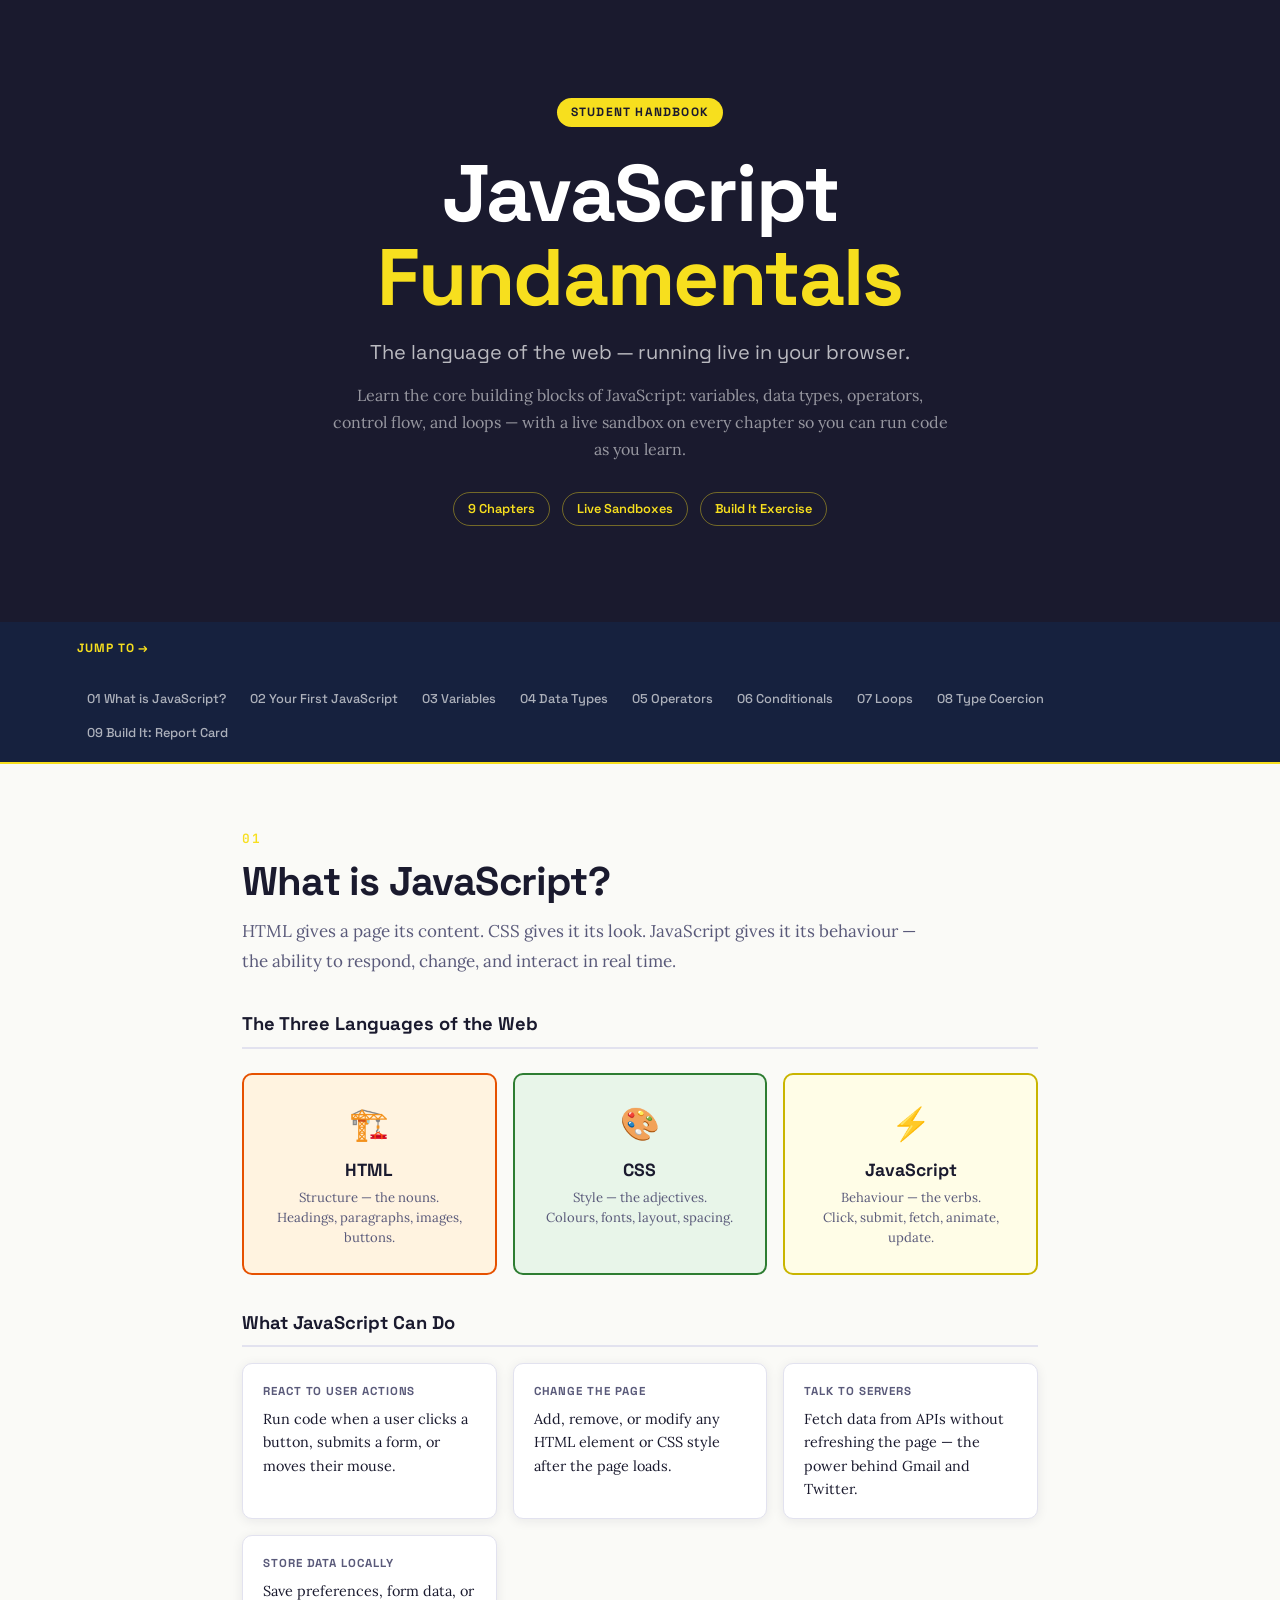
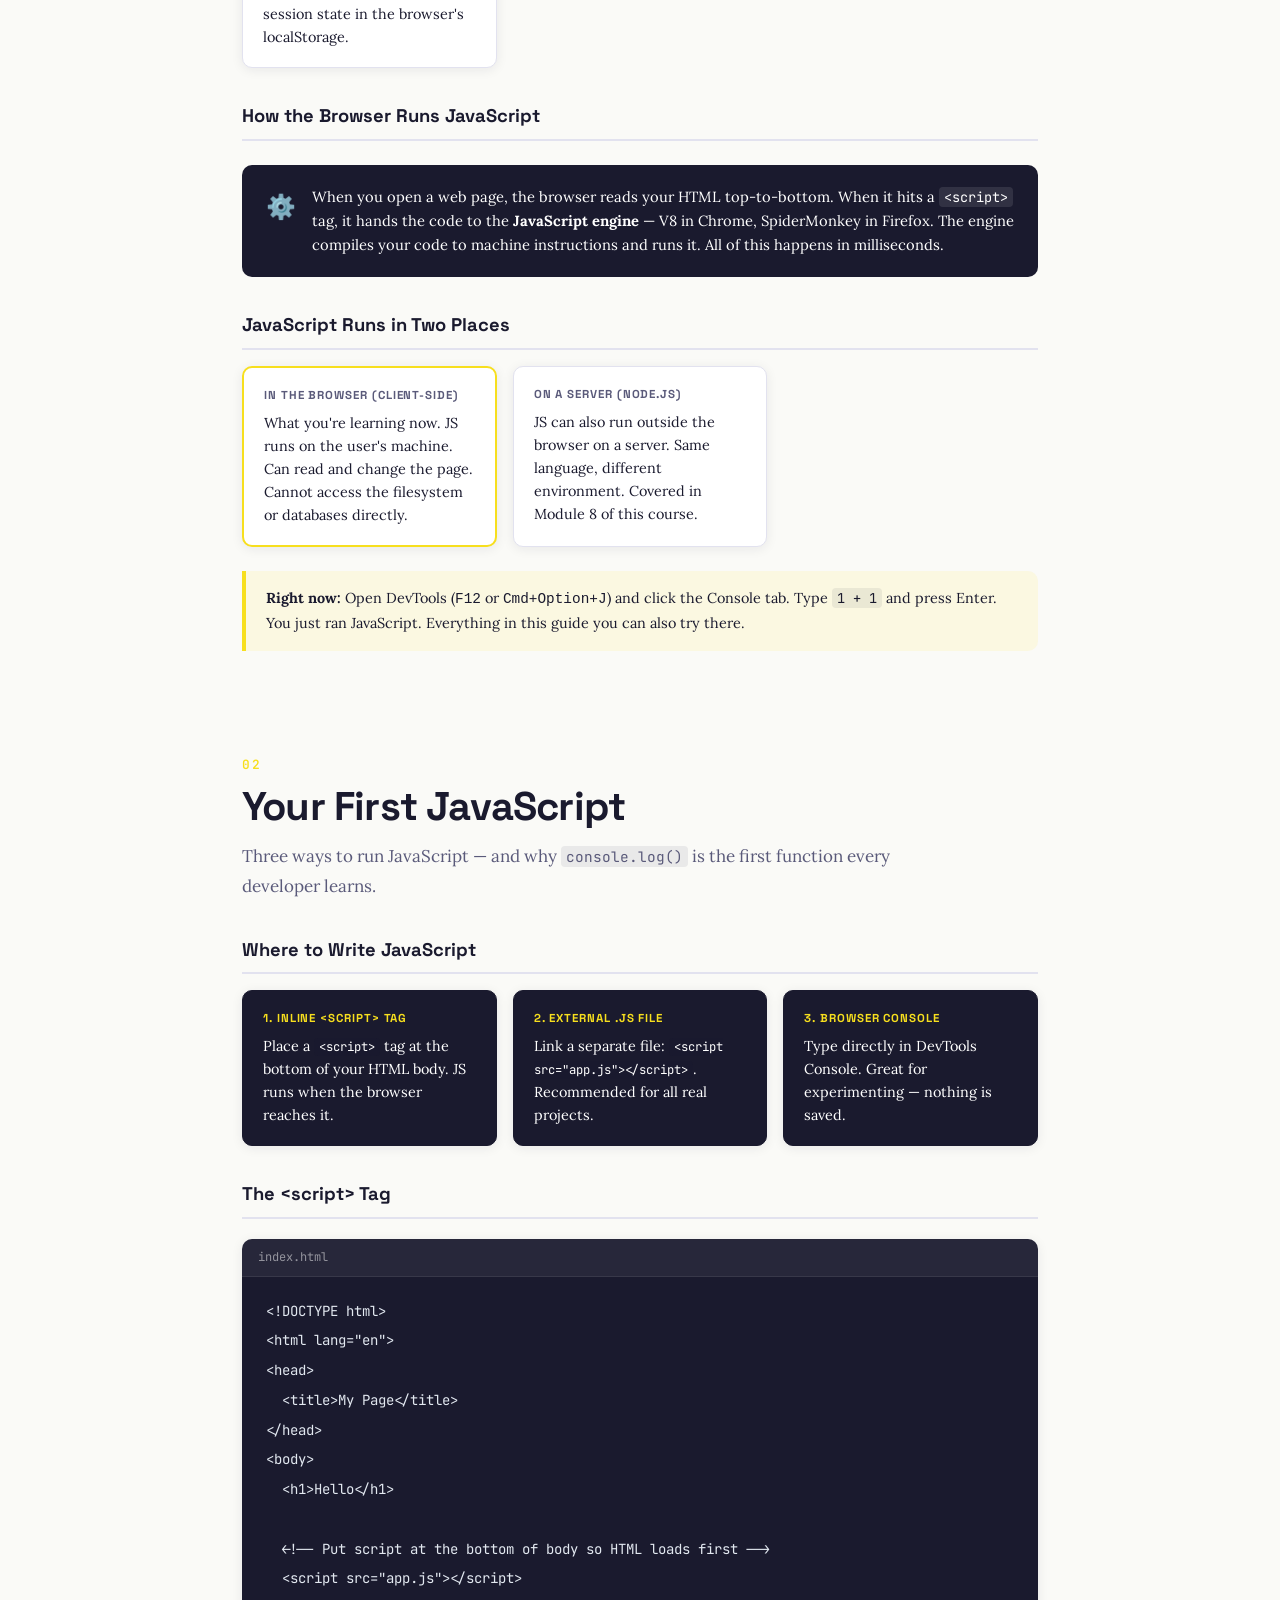
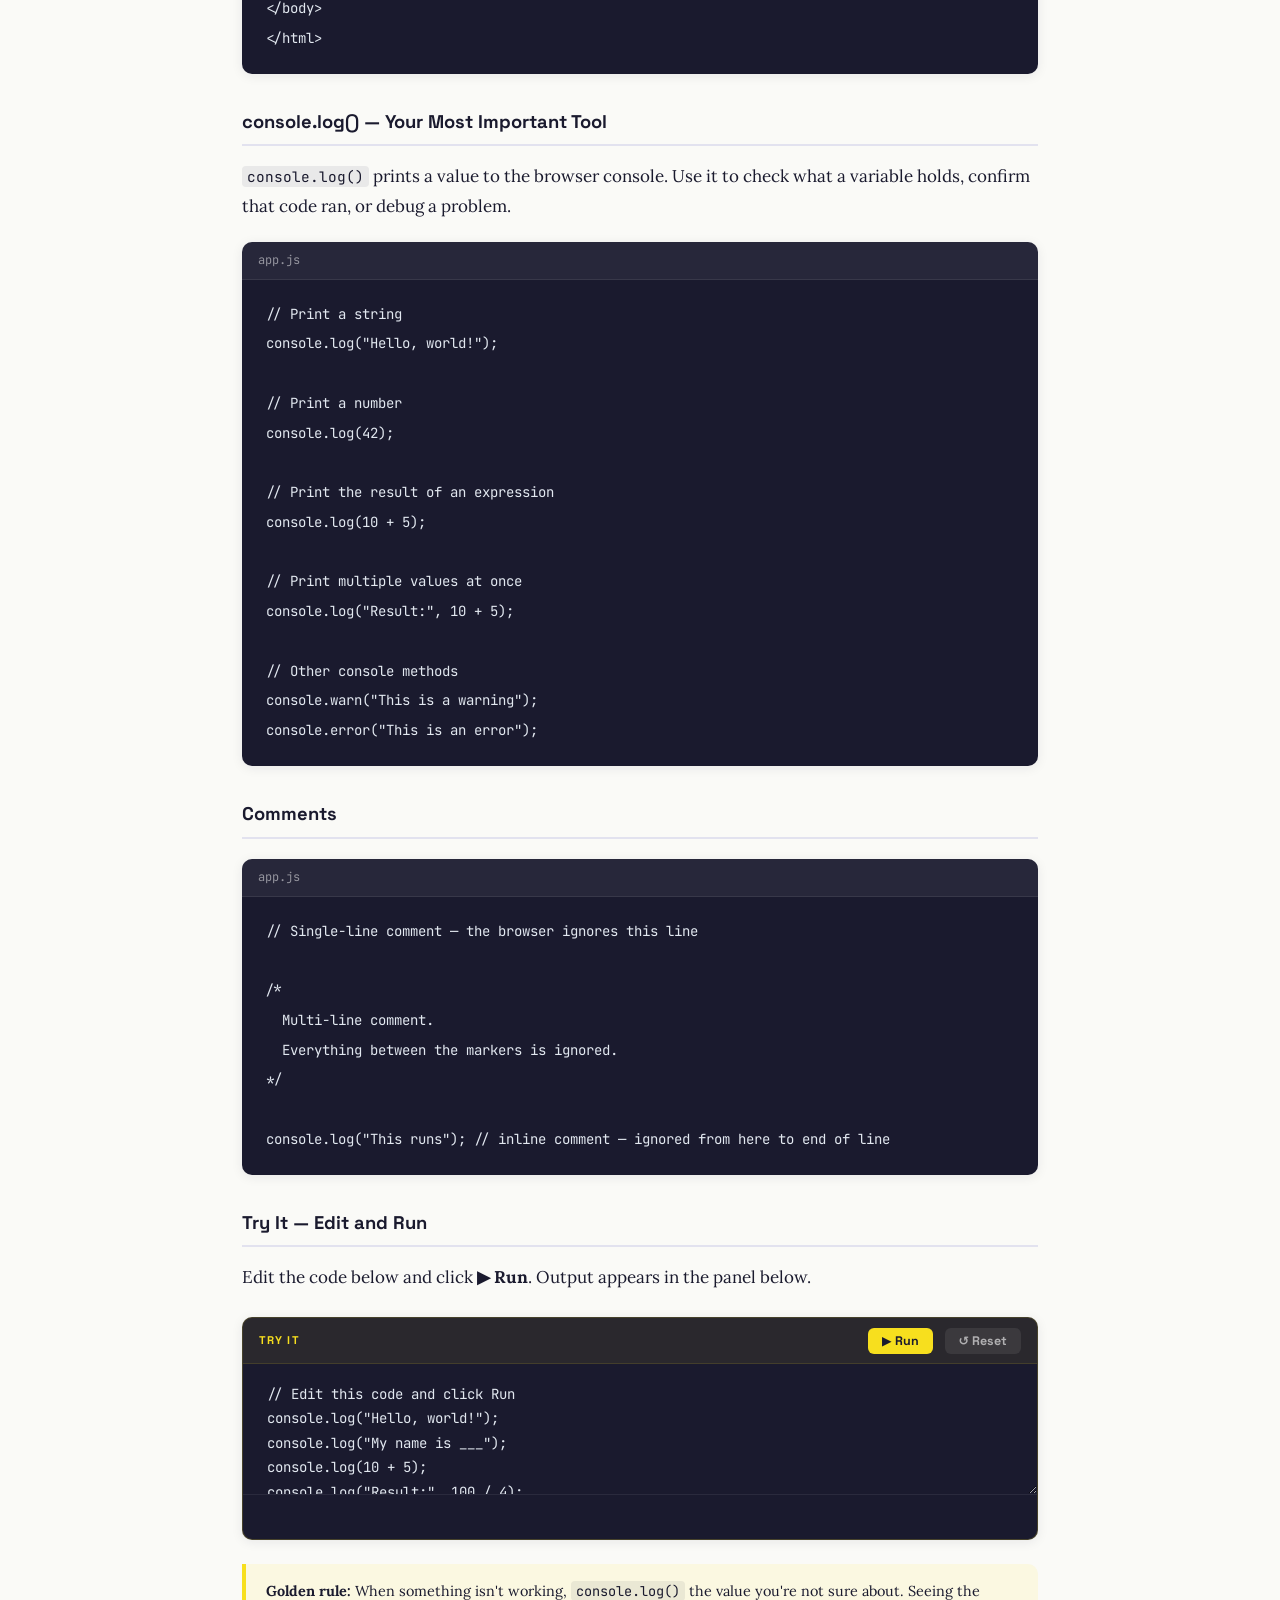
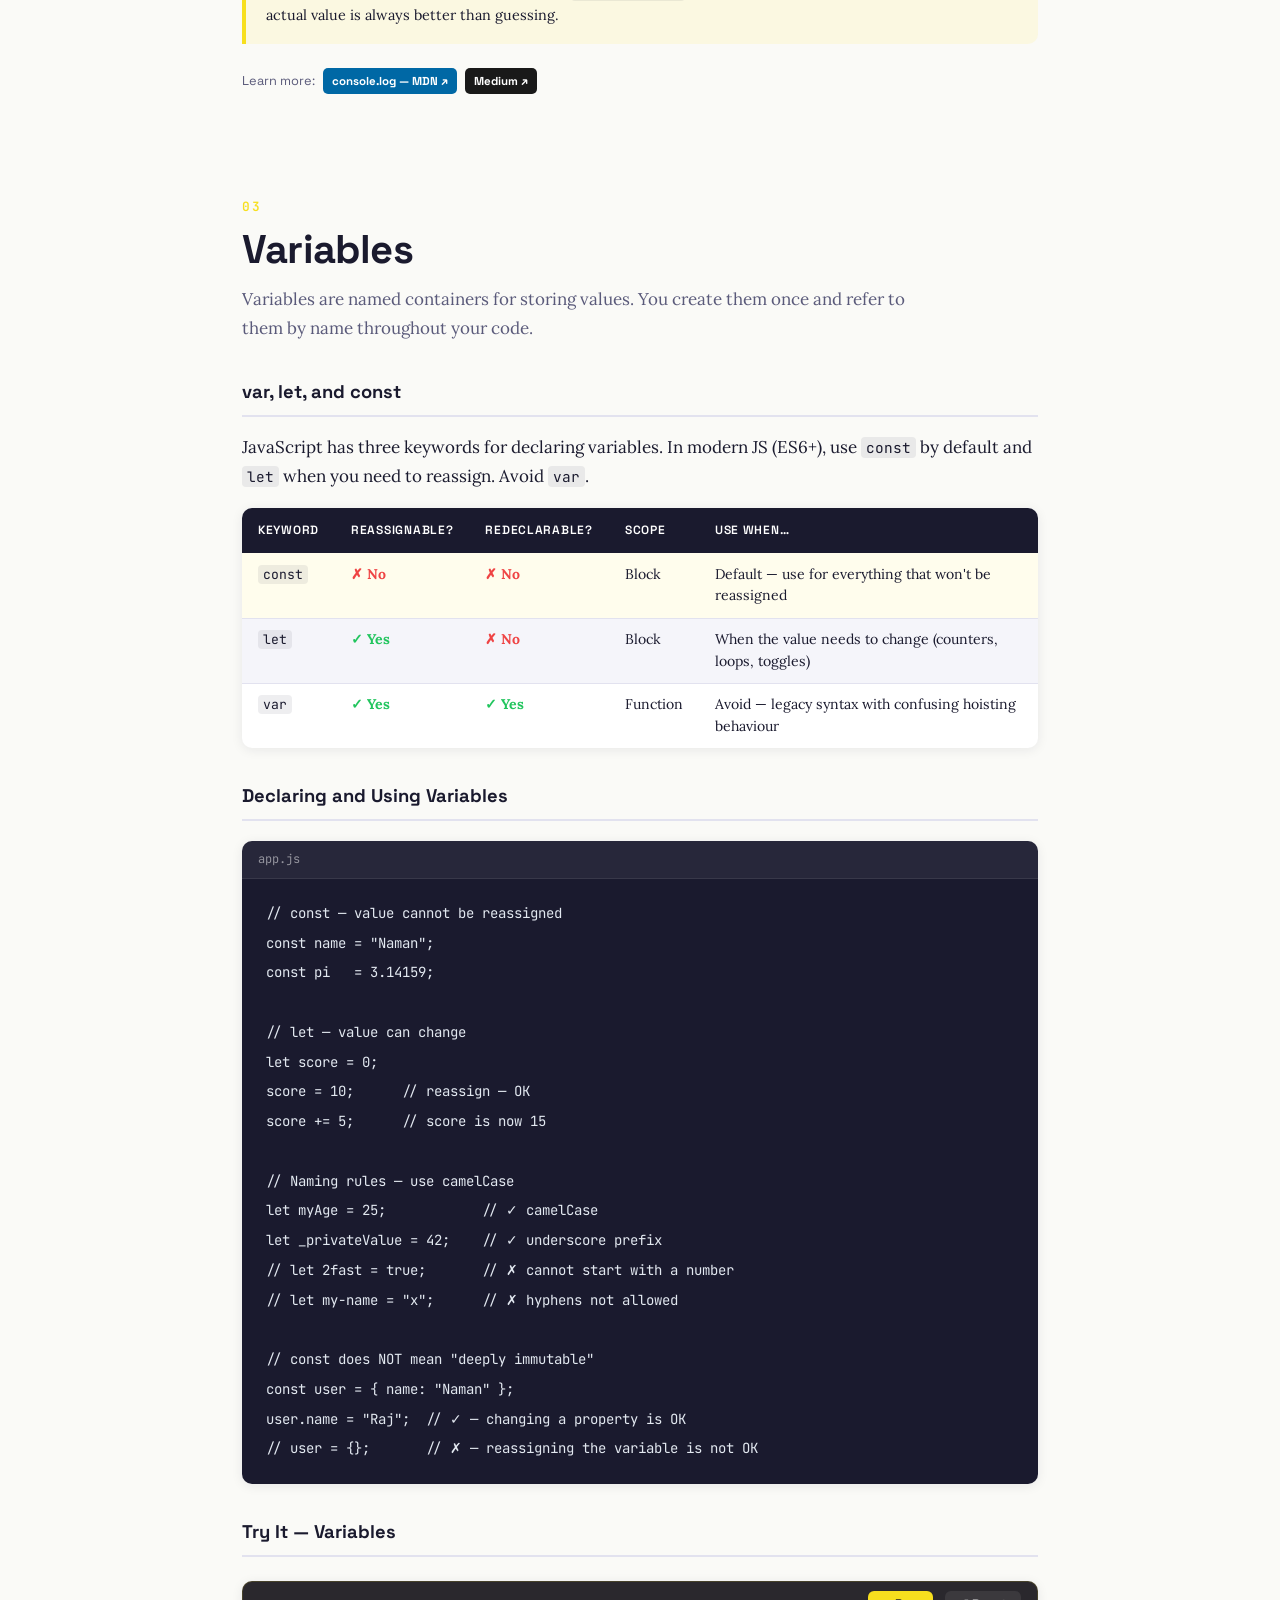
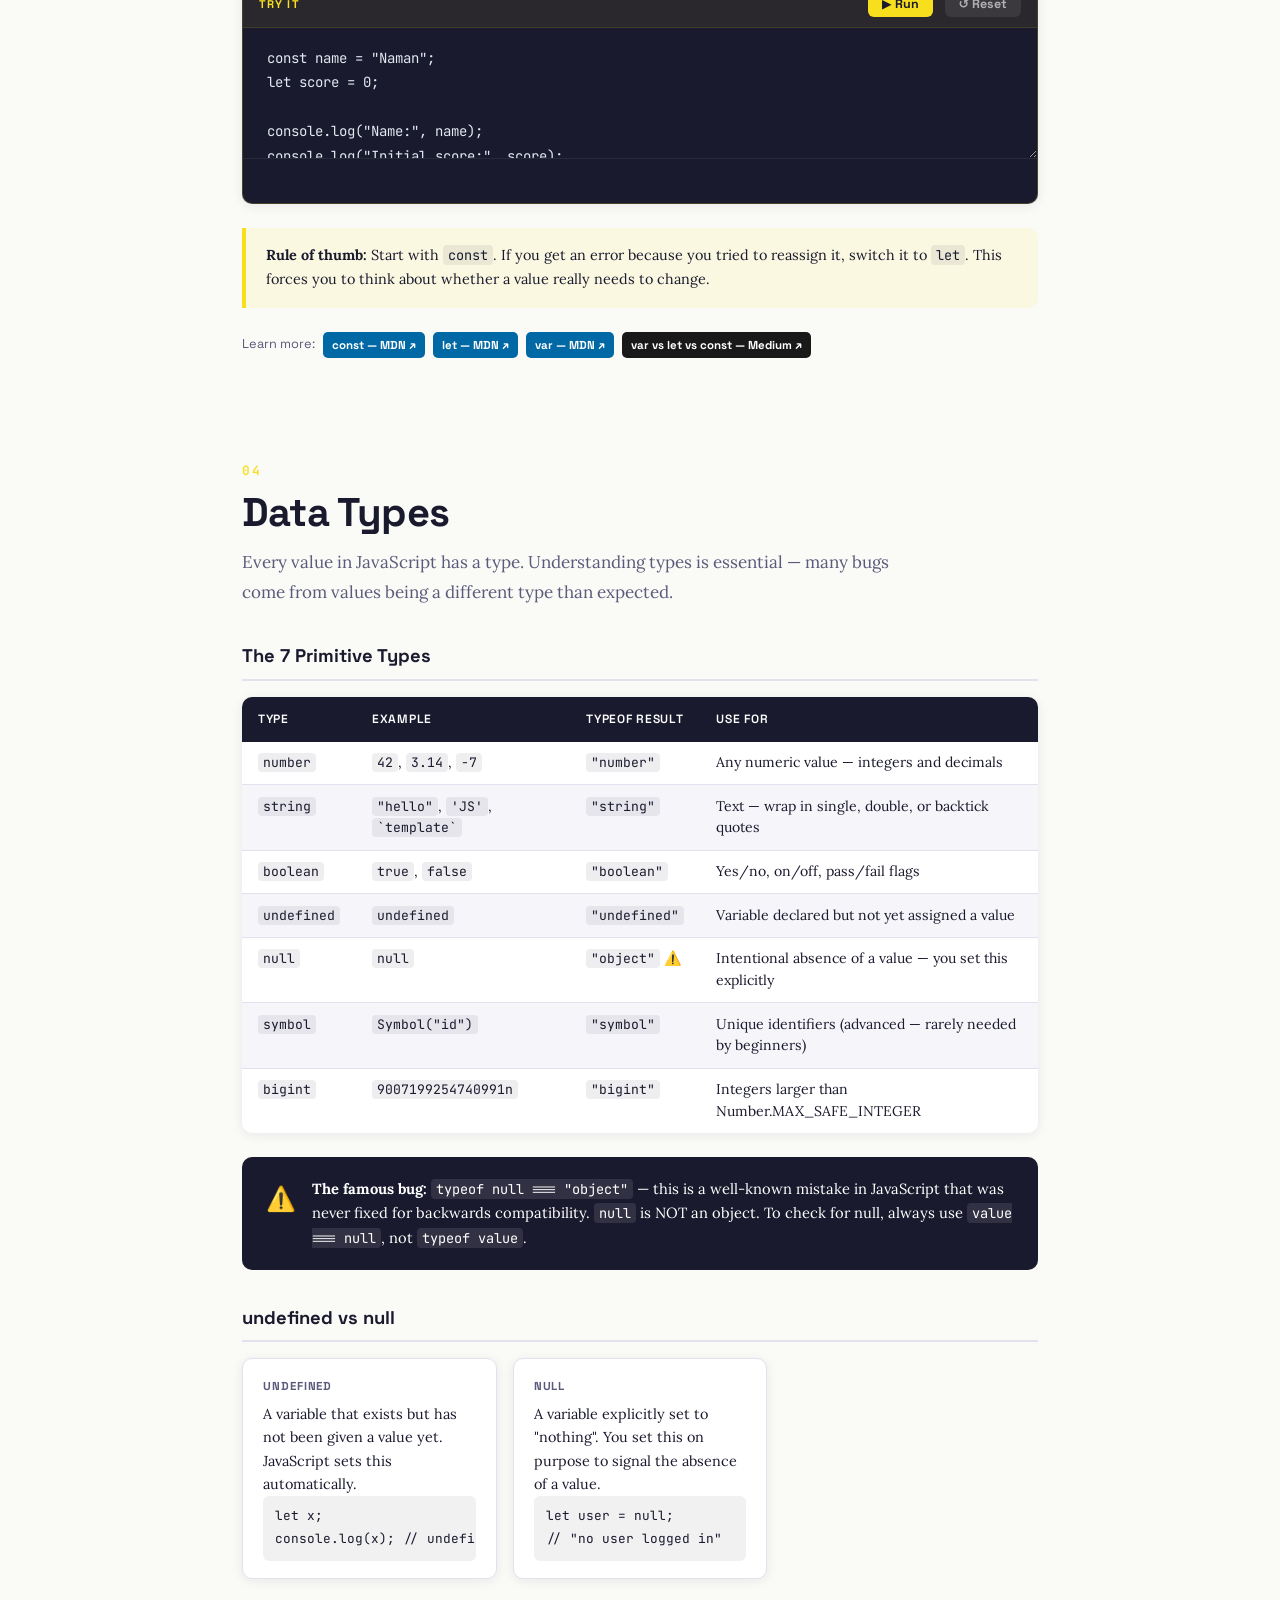
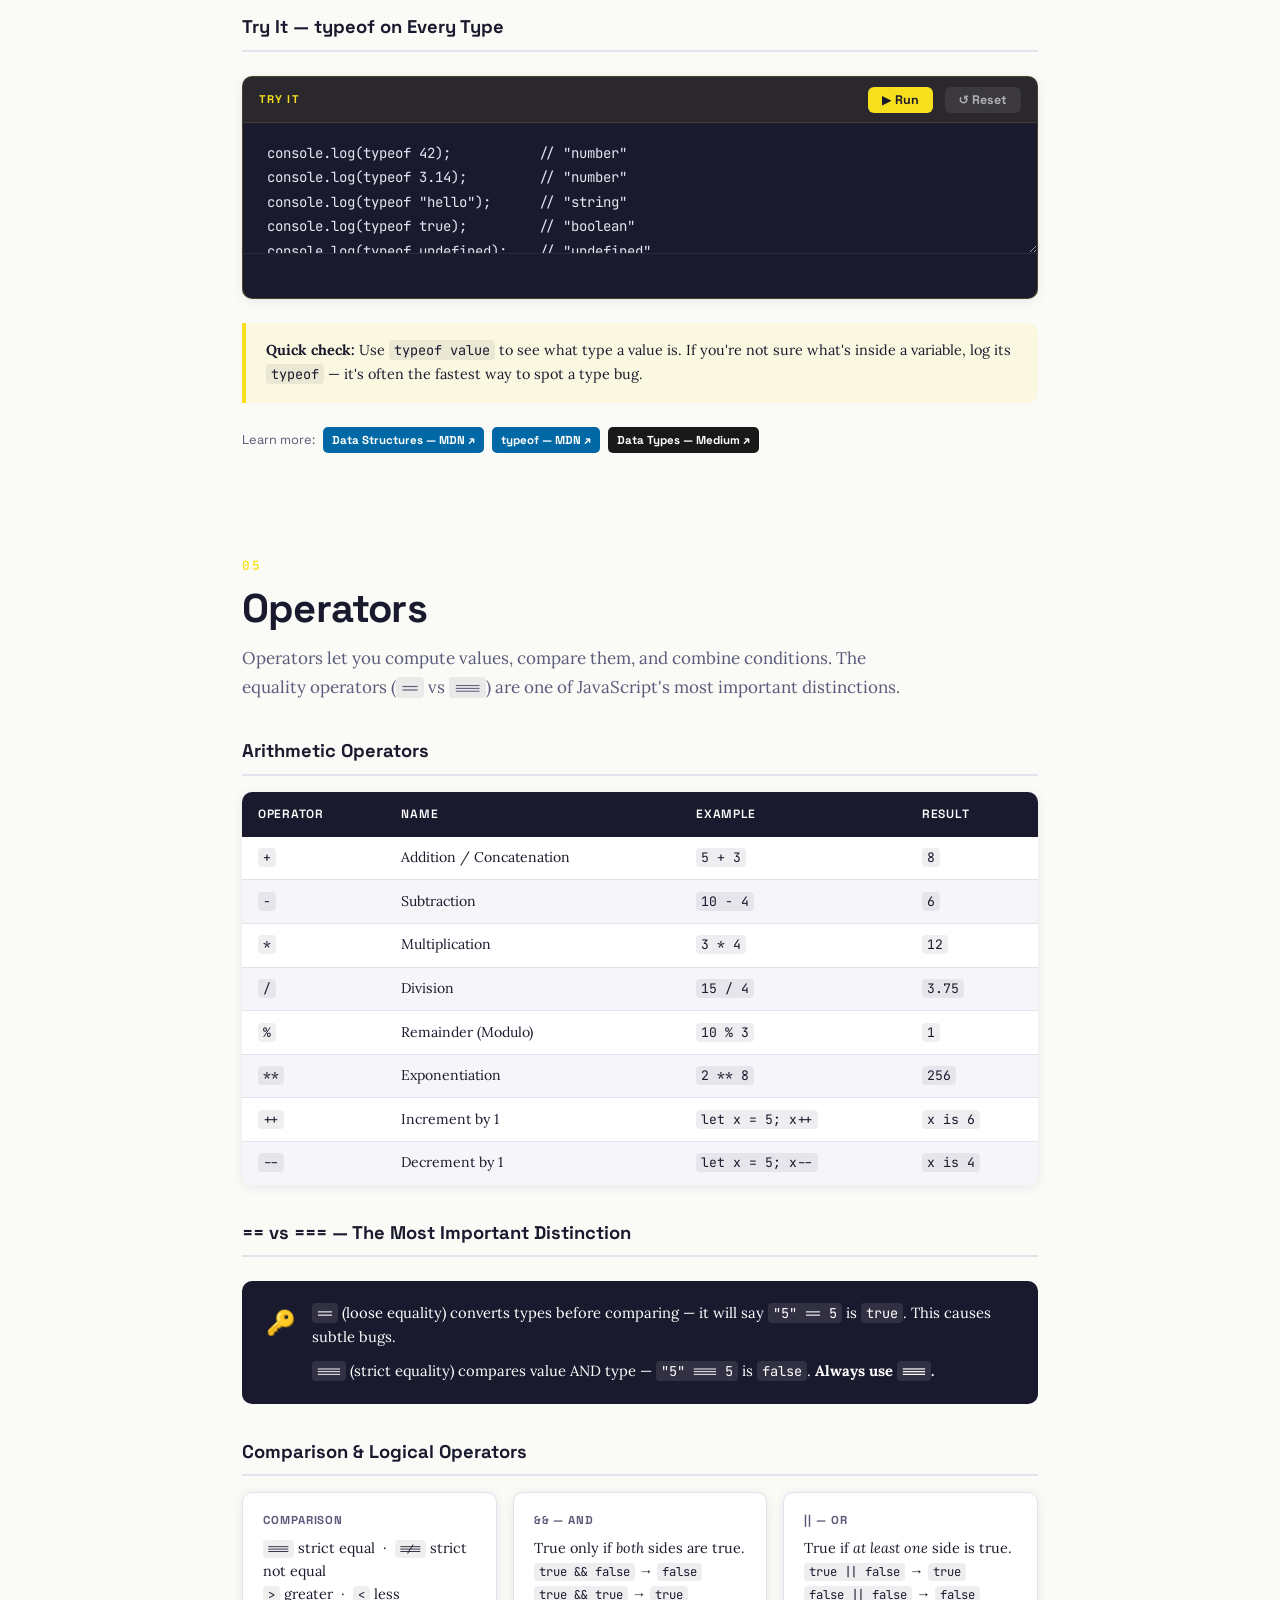
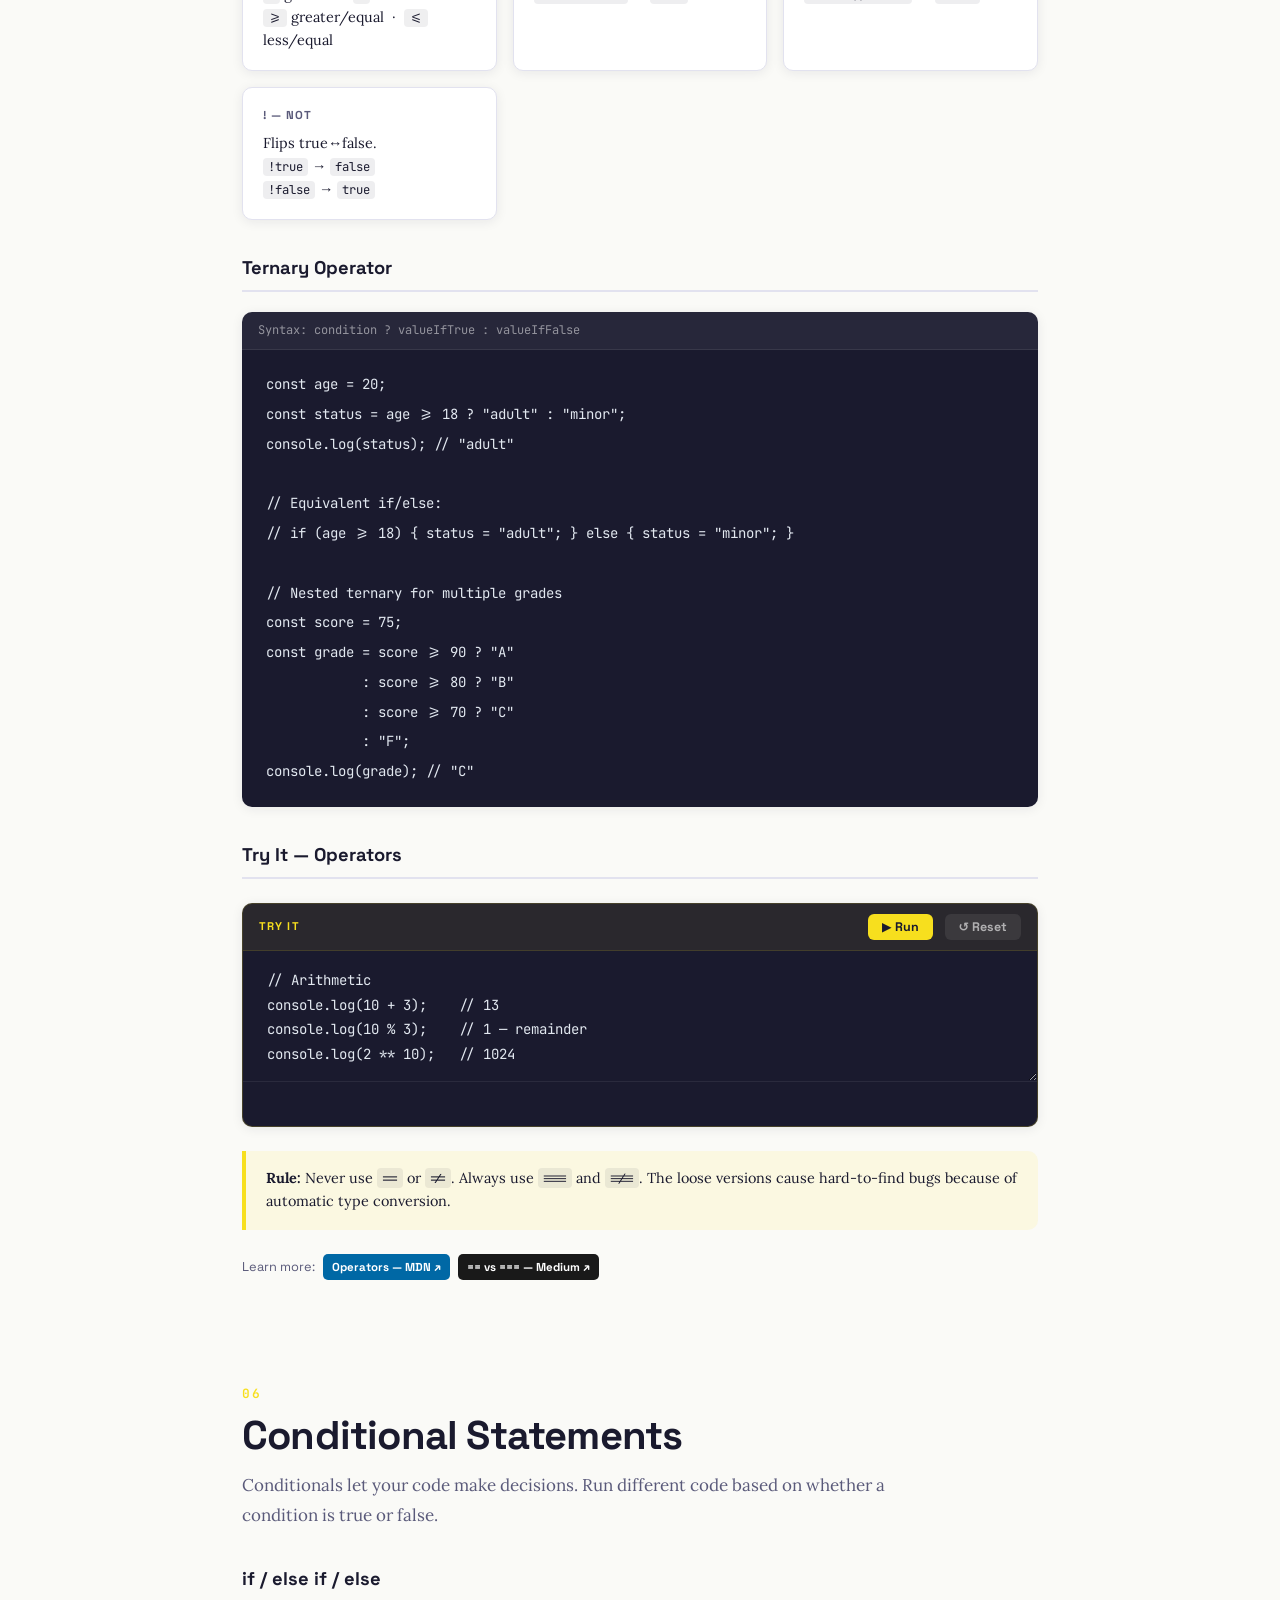
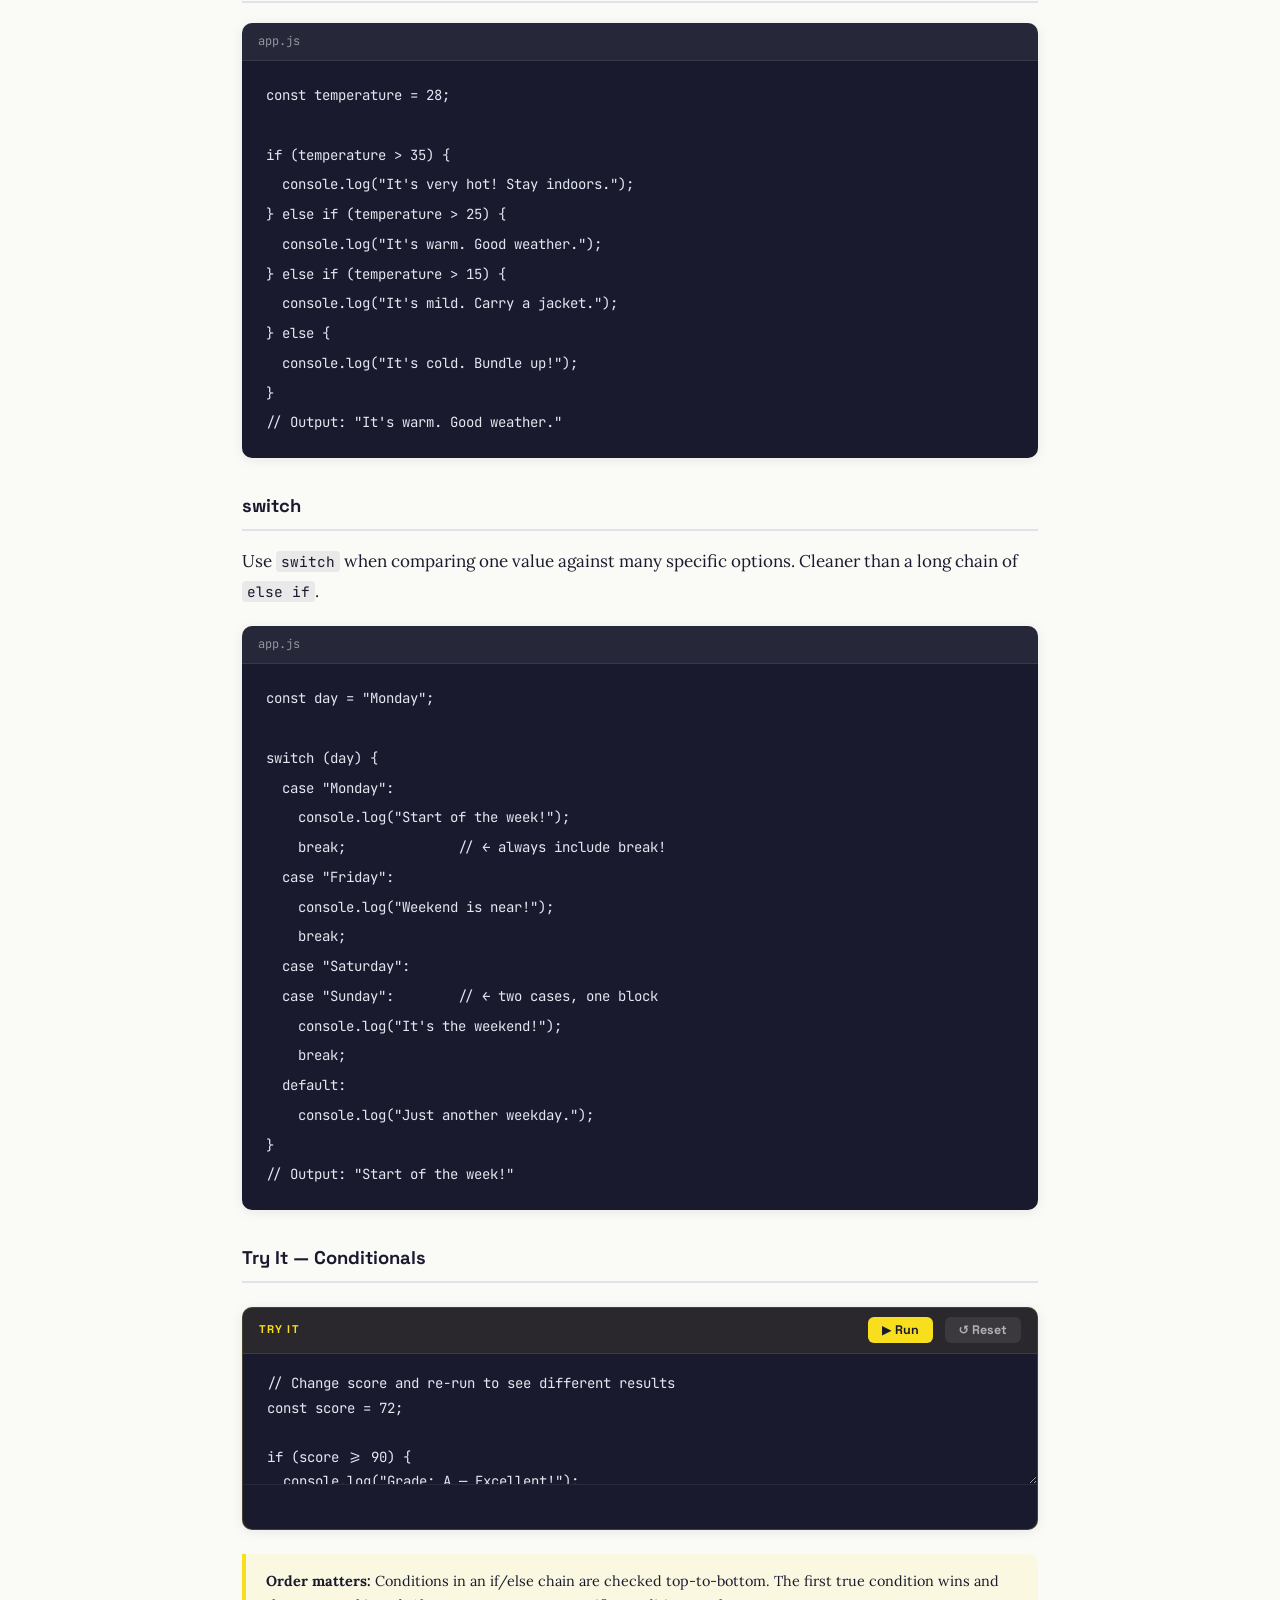
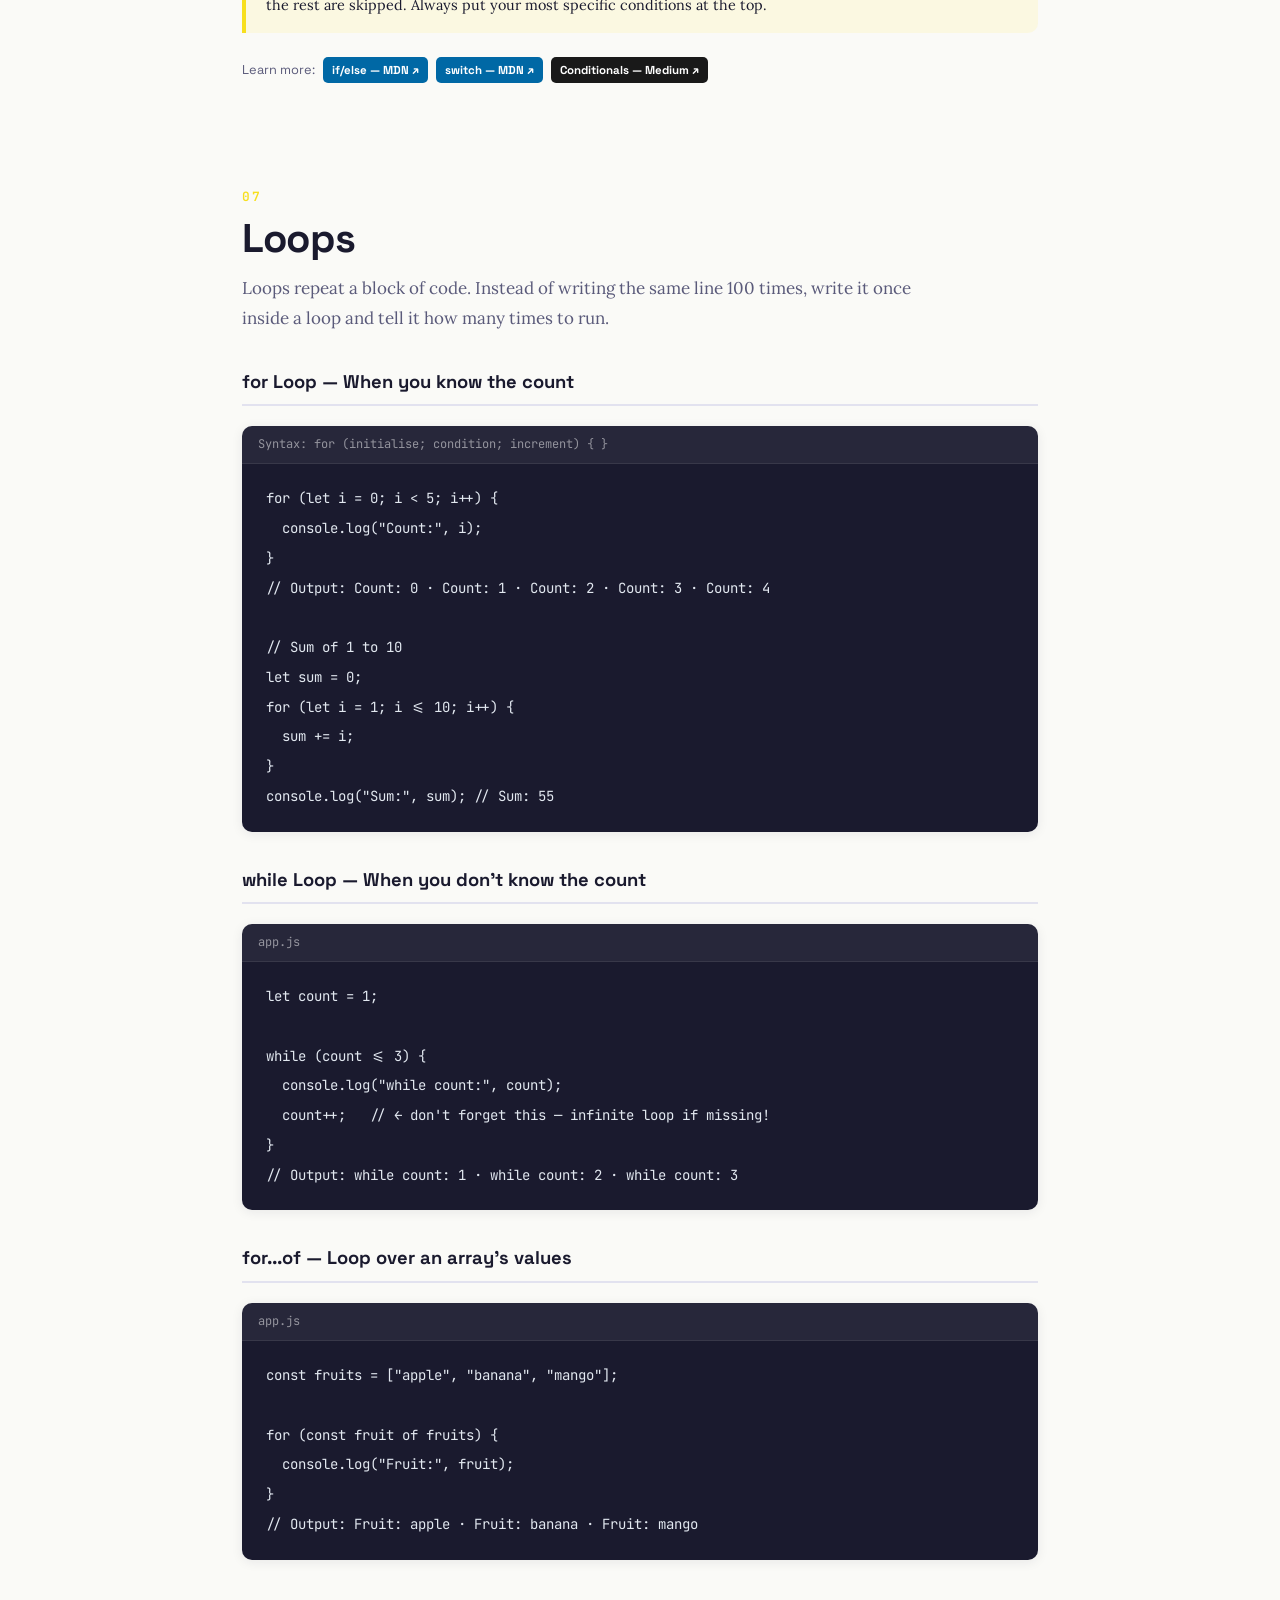
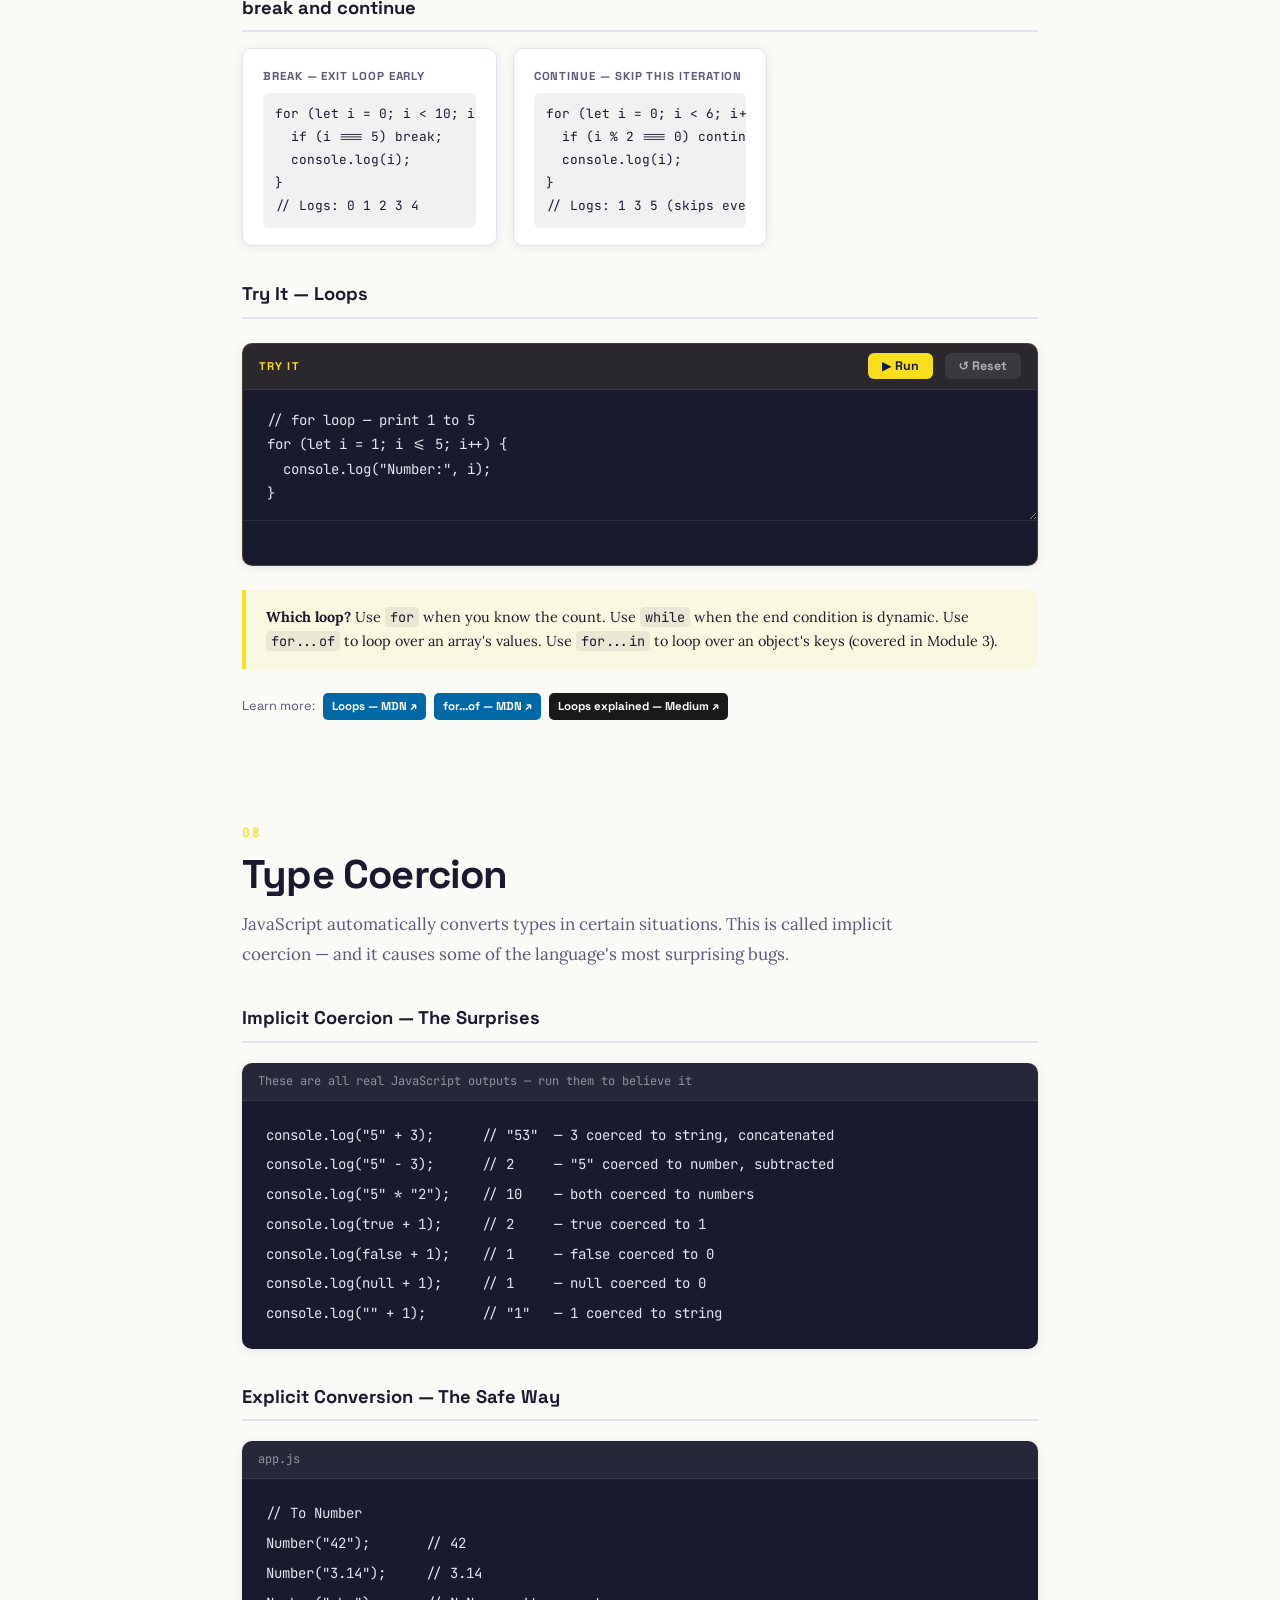
<file: js-fundamentals/index.html>
<!DOCTYPE html>
<html lang="en">
<head>
  <meta charset="UTF-8" />
  <meta name="viewport" content="width=device-width, initial-scale=1.0" />
  <meta name="description" content="Learn JavaScript from scratch — variables, data types, operators, loops, and more. Interactive sandbox on every chapter." />
  <title>JavaScript Fundamentals — Student Handbook</title>
  <link rel="preconnect" href="https://fonts.googleapis.com" />
  <link rel="preconnect" href="https://fonts.gstatic.com" crossorigin />
  <link href="https://fonts.googleapis.com/css2?family=Space+Grotesk:wght@400;500;600;700;800&family=JetBrains+Mono:ital,wght@0,400;0,600;1,400&family=Lora:ital,wght@0,400;0,600;1,400&display=swap" rel="stylesheet" />
  <link rel="stylesheet" href="styles.css" />
</head>
<body>

  <!-- ============================================================
       HEADER
  ============================================================ -->
  <header class="site-header">
    <div class="header-badge">Student Handbook</div>
    <h1 class="hero-title">JavaScript<br><span class="hero-accent">Fundamentals</span></h1>
    <p class="hero-sub">The language of the web — running live in your browser.</p>
    <p class="hero-desc">Learn the core building blocks of JavaScript: variables, data types, operators, control flow, and loops — with a live sandbox on every chapter so you can run code as you learn.</p>
    <div class="hero-pills">
      <span class="pill">9 Chapters</span>
      <span class="pill">Live Sandboxes</span>
      <span class="pill">Build It Exercise</span>
    </div>
  </header>

  <!-- ============================================================
       TABLE OF CONTENTS
  ============================================================ -->
  <nav class="toc" aria-label="Table of Contents">
    <span class="toc-label">Jump to →</span>
    <ul class="toc-list">
      <li><a href="#what-is-js">01 What is JavaScript?</a></li>
      <li><a href="#first-js">02 Your First JavaScript</a></li>
      <li><a href="#variables">03 Variables</a></li>
      <li><a href="#data-types">04 Data Types</a></li>
      <li><a href="#operators">05 Operators</a></li>
      <li><a href="#conditionals">06 Conditionals</a></li>
      <li><a href="#loops">07 Loops</a></li>
      <li><a href="#coercion">08 Type Coercion</a></li>
      <li><a href="#report-card">09 Build It: Report Card</a></li>
    </ul>
  </nav>

  <main class="main-content">

    <!-- ══════════════════════════════
         01 · WHAT IS JAVASCRIPT?
    ══════════════════════════════ -->
    <section id="what-is-js" class="chapter">
      <div class="ch-num">01</div>
      <h2 class="ch-title">What is JavaScript?</h2>
      <p class="ch-intro">HTML gives a page its content. CSS gives it its look. JavaScript gives it its behaviour — the ability to respond, change, and interact in real time.</p>

      <h3 class="sub-heading">The Three Languages of the Web</h3>
      <div class="role-diagram">
        <div class="role-card role-card-html">
          <div class="role-icon">🏗️</div>
          <div class="role-name">HTML</div>
          <div class="role-desc">Structure — the nouns.<br>Headings, paragraphs, images, buttons.</div>
        </div>
        <div class="role-card role-card-css">
          <div class="role-icon">🎨</div>
          <div class="role-name">CSS</div>
          <div class="role-desc">Style — the adjectives.<br>Colours, fonts, layout, spacing.</div>
        </div>
        <div class="role-card role-card-js">
          <div class="role-icon">⚡</div>
          <div class="role-name">JavaScript</div>
          <div class="role-desc">Behaviour — the verbs.<br>Click, submit, fetch, animate, update.</div>
        </div>
      </div>

      <h3 class="sub-heading">What JavaScript Can Do</h3>
      <div class="card-row">
        <div class="card">
          <div class="card-tag">React to user actions</div>
          <p>Run code when a user clicks a button, submits a form, or moves their mouse.</p>
        </div>
        <div class="card">
          <div class="card-tag">Change the page</div>
          <p>Add, remove, or modify any HTML element or CSS style after the page loads.</p>
        </div>
        <div class="card">
          <div class="card-tag">Talk to servers</div>
          <p>Fetch data from APIs without refreshing the page — the power behind Gmail and Twitter.</p>
        </div>
        <div class="card">
          <div class="card-tag">Store data locally</div>
          <p>Save preferences, form data, or session state in the browser's localStorage.</p>
        </div>
      </div>

      <h3 class="sub-heading">How the Browser Runs JavaScript</h3>
      <div class="insight-box">
        <div class="insight-icon">⚙️</div>
        <div class="insight-content">
          <p>When you open a web page, the browser reads your HTML top-to-bottom. When it hits a <code>&lt;script&gt;</code> tag, it hands the code to the <strong>JavaScript engine</strong> — V8 in Chrome, SpiderMonkey in Firefox. The engine compiles your code to machine instructions and runs it. All of this happens in milliseconds.</p>
        </div>
      </div>

      <h3 class="sub-heading">JavaScript Runs in Two Places</h3>
      <div class="card-row">
        <div class="card accent-card">
          <div class="card-tag">In the Browser (Client-Side)</div>
          <p>What you're learning now. JS runs on the user's machine. Can read and change the page. Cannot access the filesystem or databases directly.</p>
        </div>
        <div class="card">
          <div class="card-tag">On a Server (Node.js)</div>
          <p>JS can also run outside the browser on a server. Same language, different environment. Covered in Module 8 of this course.</p>
        </div>
      </div>

      <div class="tip-box">
        <strong>Right now:</strong> Open DevTools (<kbd>F12</kbd> or <kbd>Cmd+Option+J</kbd>) and click the Console tab. Type <code>1 + 1</code> and press Enter. You just ran JavaScript. Everything in this guide you can also try there.
      </div>
    </section>

    <!-- ══════════════════════════════
         02 · YOUR FIRST JAVASCRIPT
    ══════════════════════════════ -->
    <section id="first-js" class="chapter">
      <div class="ch-num">02</div>
      <h2 class="ch-title">Your First JavaScript</h2>
      <p class="ch-intro">Three ways to run JavaScript — and why <code>console.log()</code> is the first function every developer learns.</p>

      <h3 class="sub-heading">Where to Write JavaScript</h3>
      <div class="card-row">
        <div class="card highlight-card">
          <div class="card-tag">1. Inline &lt;script&gt; tag</div>
          <p>Place a <code>&lt;script&gt;</code> tag at the bottom of your HTML body. JS runs when the browser reaches it.</p>
        </div>
        <div class="card highlight-card">
          <div class="card-tag">2. External .js file</div>
          <p>Link a separate file: <code>&lt;script src="app.js"&gt;&lt;/script&gt;</code>. Recommended for all real projects.</p>
        </div>
        <div class="card highlight-card">
          <div class="card-tag">3. Browser Console</div>
          <p>Type directly in DevTools Console. Great for experimenting — nothing is saved.</p>
        </div>
      </div>

      <h3 class="sub-heading">The &lt;script&gt; Tag</h3>
      <div class="code-block">
        <div class="code-header">index.html</div>
        <pre><code>&lt;!DOCTYPE html&gt;
&lt;html lang="en"&gt;
&lt;head&gt;
  &lt;title&gt;My Page&lt;/title&gt;
&lt;/head&gt;
&lt;body&gt;
  &lt;h1&gt;Hello&lt;/h1&gt;

  &lt;!-- Put script at the bottom of body so HTML loads first --&gt;
  &lt;script src="app.js"&gt;&lt;/script&gt;
&lt;/body&gt;
&lt;/html&gt;</code></pre>
      </div>

      <h3 class="sub-heading">console.log() — Your Most Important Tool</h3>
      <p style="margin-bottom:1rem;"><code>console.log()</code> prints a value to the browser console. Use it to check what a variable holds, confirm that code ran, or debug a problem.</p>
      <div class="code-block">
        <div class="code-header">app.js</div>
        <pre><code>// Print a string
console.log("Hello, world!");

// Print a number
console.log(42);

// Print the result of an expression
console.log(10 + 5);

// Print multiple values at once
console.log("Result:", 10 + 5);

// Other console methods
console.warn("This is a warning");
console.error("This is an error");</code></pre>
      </div>

      <h3 class="sub-heading">Comments</h3>
      <div class="code-block">
        <div class="code-header">app.js</div>
        <pre><code>// Single-line comment — the browser ignores this line

/*
  Multi-line comment.
  Everything between the markers is ignored.
*/

console.log("This runs"); // inline comment — ignored from here to end of line</code></pre>
      </div>

      <h3 class="sub-heading">Try It — Edit and Run</h3>
      <p style="margin-bottom:0.75rem;">Edit the code below and click <strong>▶ Run</strong>. Output appears in the panel below.</p>
      <div class="sandbox">
        <div class="sandbox-header">
          <span class="sandbox-label">Try it</span>
          <button class="sandbox-run" onclick="runSandbox(this)">▶ Run</button>
          <button class="sandbox-reset" onclick="resetSandbox(this)">↺ Reset</button>
        </div>
        <textarea class="sandbox-code" data-default='// Edit this code and click Run
console.log("Hello, world!");
console.log("My name is ___");
console.log(10 + 5);
console.log("Result:", 100 / 4);'>// Edit this code and click Run
console.log("Hello, world!");
console.log("My name is ___");
console.log(10 + 5);
console.log("Result:", 100 / 4);</textarea>
        <div class="sandbox-divider"></div>
        <div class="sandbox-output"></div>
      </div>

      <div class="tip-box">
        <strong>Golden rule:</strong> When something isn't working, <code>console.log()</code> the value you're not sure about. Seeing the actual value is always better than guessing.
      </div>

      <div class="ref-links">
        <span class="ref-links-label">Learn more:</span>
        <a class="ref-link ref-link-mdn" href="https://developer.mozilla.org/en-US/docs/Web/API/console/log_static" target="_blank" rel="noopener">console.log — MDN ↗</a>
        <a class="ref-link ref-link-medium" href="https://medium.com/javascript-in-plain-english/the-console-object-in-javascript-c4c5b9a5a7e6" target="_blank" rel="noopener">Medium ↗</a>
      </div>
    </section>

    <!-- ══════════════════════════════
         03 · VARIABLES
    ══════════════════════════════ -->
    <section id="variables" class="chapter">
      <div class="ch-num">03</div>
      <h2 class="ch-title">Variables</h2>
      <p class="ch-intro">Variables are named containers for storing values. You create them once and refer to them by name throughout your code.</p>

      <h3 class="sub-heading">var, let, and const</h3>
      <p style="margin-bottom:1rem;">JavaScript has three keywords for declaring variables. In modern JS (ES6+), use <code>const</code> by default and <code>let</code> when you need to reassign. Avoid <code>var</code>.</p>
      <table class="ref-table">
        <thead>
          <tr><th>Keyword</th><th>Reassignable?</th><th>Redeclarable?</th><th>Scope</th><th>Use when…</th></tr>
        </thead>
        <tbody>
          <tr class="vlc-rec">
            <td><code>const</code></td>
            <td class="vlc-no">✗ No</td>
            <td class="vlc-no">✗ No</td>
            <td>Block</td>
            <td>Default — use for everything that won't be reassigned</td>
          </tr>
          <tr>
            <td><code>let</code></td>
            <td class="vlc-yes">✓ Yes</td>
            <td class="vlc-no">✗ No</td>
            <td>Block</td>
            <td>When the value needs to change (counters, loops, toggles)</td>
          </tr>
          <tr>
            <td><code>var</code></td>
            <td class="vlc-yes">✓ Yes</td>
            <td class="vlc-yes">✓ Yes</td>
            <td>Function</td>
            <td>Avoid — legacy syntax with confusing hoisting behaviour</td>
          </tr>
        </tbody>
      </table>

      <h3 class="sub-heading">Declaring and Using Variables</h3>
      <div class="code-block">
        <div class="code-header">app.js</div>
        <pre><code>// const — value cannot be reassigned
const name = "Naman";
const pi   = 3.14159;

// let — value can change
let score = 0;
score = 10;      // reassign — OK
score += 5;      // score is now 15

// Naming rules — use camelCase
let myAge = 25;            // ✓ camelCase
let _privateValue = 42;    // ✓ underscore prefix
// let 2fast = true;       // ✗ cannot start with a number
// let my-name = "x";      // ✗ hyphens not allowed

// const does NOT mean "deeply immutable"
const user = { name: "Naman" };
user.name = "Raj";  // ✓ — changing a property is OK
// user = {};       // ✗ — reassigning the variable is not OK</code></pre>
      </div>

      <h3 class="sub-heading">Try It — Variables</h3>
      <div class="sandbox">
        <div class="sandbox-header">
          <span class="sandbox-label">Try it</span>
          <button class="sandbox-run" onclick="runSandbox(this)">▶ Run</button>
          <button class="sandbox-reset" onclick="resetSandbox(this)">↺ Reset</button>
        </div>
        <textarea class="sandbox-code" data-default='const name = "Naman";
let score = 0;

console.log("Name:", name);
console.log("Initial score:", score);

score = 10;
score += 5;
console.log("Final score:", score);

// Try: change name to your name, click Run
// Try: uncomment the next line — see the const error
// name = "Someone Else";'>const name = "Naman";
let score = 0;

console.log("Name:", name);
console.log("Initial score:", score);

score = 10;
score += 5;
console.log("Final score:", score);

// Try: change name to your name, click Run
// Try: uncomment the next line — see the const error
// name = "Someone Else";</textarea>
        <div class="sandbox-divider"></div>
        <div class="sandbox-output"></div>
      </div>

      <div class="tip-box">
        <strong>Rule of thumb:</strong> Start with <code>const</code>. If you get an error because you tried to reassign it, switch it to <code>let</code>. This forces you to think about whether a value really needs to change.
      </div>

      <div class="ref-links">
        <span class="ref-links-label">Learn more:</span>
        <a class="ref-link ref-link-mdn" href="https://developer.mozilla.org/en-US/docs/Web/JavaScript/Reference/Statements/const" target="_blank" rel="noopener">const — MDN ↗</a>
        <a class="ref-link ref-link-mdn" href="https://developer.mozilla.org/en-US/docs/Web/JavaScript/Reference/Statements/let" target="_blank" rel="noopener">let — MDN ↗</a>
        <a class="ref-link ref-link-mdn" href="https://developer.mozilla.org/en-US/docs/Web/JavaScript/Reference/Statements/var" target="_blank" rel="noopener">var — MDN ↗</a>
        <a class="ref-link ref-link-medium" href="https://medium.com/javascript-in-plain-english/javascript-variables-the-difference-between-var-let-and-const-f02f3964ef16" target="_blank" rel="noopener">var vs let vs const — Medium ↗</a>
      </div>
    </section>

    <!-- ══════════════════════════════
         04 · DATA TYPES
    ══════════════════════════════ -->
    <section id="data-types" class="chapter">
      <div class="ch-num">04</div>
      <h2 class="ch-title">Data Types</h2>
      <p class="ch-intro">Every value in JavaScript has a type. Understanding types is essential — many bugs come from values being a different type than expected.</p>

      <h3 class="sub-heading">The 7 Primitive Types</h3>
      <table class="ref-table">
        <thead>
          <tr><th>Type</th><th>Example</th><th>typeof result</th><th>Use for</th></tr>
        </thead>
        <tbody>
          <tr>
            <td><code>number</code></td>
            <td><code>42</code>, <code>3.14</code>, <code>-7</code></td>
            <td><code>"number"</code></td>
            <td>Any numeric value — integers and decimals</td>
          </tr>
          <tr>
            <td><code>string</code></td>
            <td><code>"hello"</code>, <code>'JS'</code>, <code>`template`</code></td>
            <td><code>"string"</code></td>
            <td>Text — wrap in single, double, or backtick quotes</td>
          </tr>
          <tr>
            <td><code>boolean</code></td>
            <td><code>true</code>, <code>false</code></td>
            <td><code>"boolean"</code></td>
            <td>Yes/no, on/off, pass/fail flags</td>
          </tr>
          <tr>
            <td><code>undefined</code></td>
            <td><code>undefined</code></td>
            <td><code>"undefined"</code></td>
            <td>Variable declared but not yet assigned a value</td>
          </tr>
          <tr>
            <td><code>null</code></td>
            <td><code>null</code></td>
            <td><code>"object"</code> ⚠️</td>
            <td>Intentional absence of a value — you set this explicitly</td>
          </tr>
          <tr>
            <td><code>symbol</code></td>
            <td><code>Symbol("id")</code></td>
            <td><code>"symbol"</code></td>
            <td>Unique identifiers (advanced — rarely needed by beginners)</td>
          </tr>
          <tr>
            <td><code>bigint</code></td>
            <td><code>9007199254740991n</code></td>
            <td><code>"bigint"</code></td>
            <td>Integers larger than Number.MAX_SAFE_INTEGER</td>
          </tr>
        </tbody>
      </table>

      <div class="insight-box">
        <div class="insight-icon">⚠️</div>
        <div class="insight-content">
          <p><strong>The famous bug:</strong> <code>typeof null === "object"</code> — this is a well-known mistake in JavaScript that was never fixed for backwards compatibility. <code>null</code> is NOT an object. To check for null, always use <code>value === null</code>, not <code>typeof value</code>.</p>
        </div>
      </div>

      <h3 class="sub-heading">undefined vs null</h3>
      <div class="card-row">
        <div class="card">
          <div class="card-tag">undefined</div>
          <p>A variable that exists but has not been given a value yet. JavaScript sets this automatically.</p>
          <pre><code style="font-family:var(--font-mono);font-size:0.8rem;color:var(--text);">let x;
console.log(x); // undefined</code></pre>
        </div>
        <div class="card">
          <div class="card-tag">null</div>
          <p>A variable explicitly set to "nothing". You set this on purpose to signal the absence of a value.</p>
          <pre><code style="font-family:var(--font-mono);font-size:0.8rem;color:var(--text);">let user = null;
// "no user logged in"</code></pre>
        </div>
      </div>

      <h3 class="sub-heading">Try It — typeof on Every Type</h3>
      <div class="sandbox">
        <div class="sandbox-header">
          <span class="sandbox-label">Try it</span>
          <button class="sandbox-run" onclick="runSandbox(this)">▶ Run</button>
          <button class="sandbox-reset" onclick="resetSandbox(this)">↺ Reset</button>
        </div>
        <textarea class="sandbox-code" data-default='console.log(typeof 42);           // "number"
console.log(typeof 3.14);         // "number"
console.log(typeof "hello");      // "string"
console.log(typeof true);         // "boolean"
console.log(typeof undefined);    // "undefined"
console.log(typeof null);         // "object" ← the famous bug!
console.log(typeof Symbol("x"));  // "symbol"
console.log(typeof 9n);           // "bigint"

// Correct way to check for null
const value = null;
console.log("Is null?", value === null); // true'>console.log(typeof 42);           // "number"
console.log(typeof 3.14);         // "number"
console.log(typeof "hello");      // "string"
console.log(typeof true);         // "boolean"
console.log(typeof undefined);    // "undefined"
console.log(typeof null);         // "object" ← the famous bug!
console.log(typeof Symbol("x"));  // "symbol"
console.log(typeof 9n);           // "bigint"

// Correct way to check for null
const value = null;
console.log("Is null?", value === null); // true</textarea>
        <div class="sandbox-divider"></div>
        <div class="sandbox-output"></div>
      </div>

      <div class="tip-box">
        <strong>Quick check:</strong> Use <code>typeof value</code> to see what type a value is. If you're not sure what's inside a variable, log its <code>typeof</code> — it's often the fastest way to spot a type bug.
      </div>

      <div class="ref-links">
        <span class="ref-links-label">Learn more:</span>
        <a class="ref-link ref-link-mdn" href="https://developer.mozilla.org/en-US/docs/Web/JavaScript/Data_structures" target="_blank" rel="noopener">Data Structures — MDN ↗</a>
        <a class="ref-link ref-link-mdn" href="https://developer.mozilla.org/en-US/docs/Web/JavaScript/Reference/Operators/typeof" target="_blank" rel="noopener">typeof — MDN ↗</a>
        <a class="ref-link ref-link-medium" href="https://medium.com/javascript-in-plain-english/javascript-data-types-explained-with-examples-9e8b5e7d5c7a" target="_blank" rel="noopener">Data Types — Medium ↗</a>
      </div>
    </section>

    <!-- ══════════════════════════════
         05 · OPERATORS
    ══════════════════════════════ -->
    <section id="operators" class="chapter">
      <div class="ch-num">05</div>
      <h2 class="ch-title">Operators</h2>
      <p class="ch-intro">Operators let you compute values, compare them, and combine conditions. The equality operators (<code>==</code> vs <code>===</code>) are one of JavaScript's most important distinctions.</p>

      <h3 class="sub-heading">Arithmetic Operators</h3>
      <table class="ref-table">
        <thead><tr><th>Operator</th><th>Name</th><th>Example</th><th>Result</th></tr></thead>
        <tbody>
          <tr><td><code>+</code></td><td>Addition / Concatenation</td><td><code>5 + 3</code></td><td><code>8</code></td></tr>
          <tr><td><code>-</code></td><td>Subtraction</td><td><code>10 - 4</code></td><td><code>6</code></td></tr>
          <tr><td><code>*</code></td><td>Multiplication</td><td><code>3 * 4</code></td><td><code>12</code></td></tr>
          <tr><td><code>/</code></td><td>Division</td><td><code>15 / 4</code></td><td><code>3.75</code></td></tr>
          <tr><td><code>%</code></td><td>Remainder (Modulo)</td><td><code>10 % 3</code></td><td><code>1</code></td></tr>
          <tr><td><code>**</code></td><td>Exponentiation</td><td><code>2 ** 8</code></td><td><code>256</code></td></tr>
          <tr><td><code>++</code></td><td>Increment by 1</td><td><code>let x = 5; x++</code></td><td><code>x is 6</code></td></tr>
          <tr><td><code>--</code></td><td>Decrement by 1</td><td><code>let x = 5; x--</code></td><td><code>x is 4</code></td></tr>
        </tbody>
      </table>

      <h3 class="sub-heading">== vs === — The Most Important Distinction</h3>
      <div class="insight-box">
        <div class="insight-icon">🔑</div>
        <div class="insight-content">
          <p><code>==</code> (loose equality) converts types before comparing — it will say <code>"5" == 5</code> is <code>true</code>. This causes subtle bugs.</p>
          <p style="margin-top:0.6rem;"><code>===</code> (strict equality) compares value AND type — <code>"5" === 5</code> is <code>false</code>. <strong>Always use <code>===</code>.</strong></p>
        </div>
      </div>

      <h3 class="sub-heading">Comparison &amp; Logical Operators</h3>
      <div class="card-row">
        <div class="card">
          <div class="card-tag">Comparison</div>
          <p><code>===</code> strict equal &nbsp;·&nbsp; <code>!==</code> strict not equal<br>
          <code>&gt;</code> greater &nbsp;·&nbsp; <code>&lt;</code> less<br>
          <code>&gt;=</code> greater/equal &nbsp;·&nbsp; <code>&lt;=</code> less/equal</p>
        </div>
        <div class="card">
          <div class="card-tag">&amp;&amp; — AND</div>
          <p>True only if <em>both</em> sides are true.<br><code>true &amp;&amp; false</code> → <code>false</code><br><code>true &amp;&amp; true</code> → <code>true</code></p>
        </div>
        <div class="card">
          <div class="card-tag">|| — OR</div>
          <p>True if <em>at least one</em> side is true.<br><code>true || false</code> → <code>true</code><br><code>false || false</code> → <code>false</code></p>
        </div>
        <div class="card">
          <div class="card-tag">! — NOT</div>
          <p>Flips true↔false.<br><code>!true</code> → <code>false</code><br><code>!false</code> → <code>true</code></p>
        </div>
      </div>

      <h3 class="sub-heading">Ternary Operator</h3>
      <div class="code-block">
        <div class="code-header">Syntax: condition ? valueIfTrue : valueIfFalse</div>
        <pre><code>const age = 20;
const status = age >= 18 ? "adult" : "minor";
console.log(status); // "adult"

// Equivalent if/else:
// if (age >= 18) { status = "adult"; } else { status = "minor"; }

// Nested ternary for multiple grades
const score = 75;
const grade = score >= 90 ? "A"
            : score >= 80 ? "B"
            : score >= 70 ? "C"
            : "F";
console.log(grade); // "C"</code></pre>
      </div>

      <h3 class="sub-heading">Try It — Operators</h3>
      <div class="sandbox">
        <div class="sandbox-header">
          <span class="sandbox-label">Try it</span>
          <button class="sandbox-run" onclick="runSandbox(this)">▶ Run</button>
          <button class="sandbox-reset" onclick="resetSandbox(this)">↺ Reset</button>
        </div>
        <textarea class="sandbox-code" data-default='// Arithmetic
console.log(10 + 3);    // 13
console.log(10 % 3);    // 1 — remainder
console.log(2 ** 10);   // 1024

// == vs === (the critical difference)
console.log("5" == 5);   // true  ← dangerous: type conversion
console.log("5" === 5);  // false ← correct: strict

// Logical operators
console.log(true && false);  // false
console.log(true || false);  // true
console.log(!true);          // false

// Ternary
const score = 75;
const grade = score >= 90 ? "A" : score >= 75 ? "B" : "C";
console.log("Grade:", grade); // B'>// Arithmetic
console.log(10 + 3);    // 13
console.log(10 % 3);    // 1 — remainder
console.log(2 ** 10);   // 1024

// == vs === (the critical difference)
console.log("5" == 5);   // true  ← dangerous: type conversion
console.log("5" === 5);  // false ← correct: strict

// Logical operators
console.log(true && false);  // false
console.log(true || false);  // true
console.log(!true);          // false

// Ternary
const score = 75;
const grade = score >= 90 ? "A" : score >= 75 ? "B" : "C";
console.log("Grade:", grade); // B</textarea>
        <div class="sandbox-divider"></div>
        <div class="sandbox-output"></div>
      </div>

      <div class="tip-box">
        <strong>Rule:</strong> Never use <code>==</code> or <code>!=</code>. Always use <code>===</code> and <code>!==</code>. The loose versions cause hard-to-find bugs because of automatic type conversion.
      </div>

      <div class="ref-links">
        <span class="ref-links-label">Learn more:</span>
        <a class="ref-link ref-link-mdn" href="https://developer.mozilla.org/en-US/docs/Web/JavaScript/Guide/Expressions_and_operators" target="_blank" rel="noopener">Operators — MDN ↗</a>
        <a class="ref-link ref-link-medium" href="https://medium.com/better-programming/javascript-double-equals-vs-triple-equals-61d4ce5a121a" target="_blank" rel="noopener">== vs === — Medium ↗</a>
      </div>
    </section>

    <!-- ══════════════════════════════
         06 · CONDITIONALS
    ══════════════════════════════ -->
    <section id="conditionals" class="chapter">
      <div class="ch-num">06</div>
      <h2 class="ch-title">Conditional Statements</h2>
      <p class="ch-intro">Conditionals let your code make decisions. Run different code based on whether a condition is true or false.</p>

      <h3 class="sub-heading">if / else if / else</h3>
      <div class="code-block">
        <div class="code-header">app.js</div>
        <pre><code>const temperature = 28;

if (temperature > 35) {
  console.log("It's very hot! Stay indoors.");
} else if (temperature > 25) {
  console.log("It's warm. Good weather.");
} else if (temperature > 15) {
  console.log("It's mild. Carry a jacket.");
} else {
  console.log("It's cold. Bundle up!");
}
// Output: "It's warm. Good weather."</code></pre>
      </div>

      <h3 class="sub-heading">switch</h3>
      <p style="margin-bottom:0.75rem;">Use <code>switch</code> when comparing one value against many specific options. Cleaner than a long chain of <code>else if</code>.</p>
      <div class="code-block">
        <div class="code-header">app.js</div>
        <pre><code>const day = "Monday";

switch (day) {
  case "Monday":
    console.log("Start of the week!");
    break;              // ← always include break!
  case "Friday":
    console.log("Weekend is near!");
    break;
  case "Saturday":
  case "Sunday":        // ← two cases, one block
    console.log("It's the weekend!");
    break;
  default:
    console.log("Just another weekday.");
}
// Output: "Start of the week!"</code></pre>
      </div>

      <h3 class="sub-heading">Try It — Conditionals</h3>
      <div class="sandbox">
        <div class="sandbox-header">
          <span class="sandbox-label">Try it</span>
          <button class="sandbox-run" onclick="runSandbox(this)">▶ Run</button>
          <button class="sandbox-reset" onclick="resetSandbox(this)">↺ Reset</button>
        </div>
        <textarea class="sandbox-code" data-default='// Change score and re-run to see different results
const score = 72;

if (score >= 90) {
  console.log("Grade: A — Excellent!");
} else if (score >= 80) {
  console.log("Grade: B — Good job.");
} else if (score >= 70) {
  console.log("Grade: C — Satisfactory.");
} else if (score >= 60) {
  console.log("Grade: D — Needs improvement.");
} else {
  console.log("Grade: F — Please re-attempt.");
}

// Try score = 90, 85, 65, 40 — what changes?'>// Change score and re-run to see different results
const score = 72;

if (score >= 90) {
  console.log("Grade: A — Excellent!");
} else if (score >= 80) {
  console.log("Grade: B — Good job.");
} else if (score >= 70) {
  console.log("Grade: C — Satisfactory.");
} else if (score >= 60) {
  console.log("Grade: D — Needs improvement.");
} else {
  console.log("Grade: F — Please re-attempt.");
}

// Try score = 90, 85, 65, 40 — what changes?</textarea>
        <div class="sandbox-divider"></div>
        <div class="sandbox-output"></div>
      </div>

      <div class="tip-box">
        <strong>Order matters:</strong> Conditions in an if/else chain are checked top-to-bottom. The first true condition wins and the rest are skipped. Always put your most specific conditions at the top.
      </div>

      <div class="ref-links">
        <span class="ref-links-label">Learn more:</span>
        <a class="ref-link ref-link-mdn" href="https://developer.mozilla.org/en-US/docs/Web/JavaScript/Reference/Statements/if...else" target="_blank" rel="noopener">if/else — MDN ↗</a>
        <a class="ref-link ref-link-mdn" href="https://developer.mozilla.org/en-US/docs/Web/JavaScript/Reference/Statements/switch" target="_blank" rel="noopener">switch — MDN ↗</a>
        <a class="ref-link ref-link-medium" href="https://medium.com/javascript-in-plain-english/javascript-conditionals-if-else-switch-ternary-2a64e3a85c0d" target="_blank" rel="noopener">Conditionals — Medium ↗</a>
      </div>
    </section>

    <!-- ══════════════════════════════
         07 · LOOPS
    ══════════════════════════════ -->
    <section id="loops" class="chapter">
      <div class="ch-num">07</div>
      <h2 class="ch-title">Loops</h2>
      <p class="ch-intro">Loops repeat a block of code. Instead of writing the same line 100 times, write it once inside a loop and tell it how many times to run.</p>

      <h3 class="sub-heading">for Loop — When you know the count</h3>
      <div class="code-block">
        <div class="code-header">Syntax: for (initialise; condition; increment) { }</div>
        <pre><code>for (let i = 0; i < 5; i++) {
  console.log("Count:", i);
}
// Output: Count: 0 · Count: 1 · Count: 2 · Count: 3 · Count: 4

// Sum of 1 to 10
let sum = 0;
for (let i = 1; i <= 10; i++) {
  sum += i;
}
console.log("Sum:", sum); // Sum: 55</code></pre>
      </div>

      <h3 class="sub-heading">while Loop — When you don't know the count</h3>
      <div class="code-block">
        <div class="code-header">app.js</div>
        <pre><code>let count = 1;

while (count <= 3) {
  console.log("while count:", count);
  count++;   // ← don't forget this — infinite loop if missing!
}
// Output: while count: 1 · while count: 2 · while count: 3</code></pre>
      </div>

      <h3 class="sub-heading">for...of — Loop over an array's values</h3>
      <div class="code-block">
        <div class="code-header">app.js</div>
        <pre><code>const fruits = ["apple", "banana", "mango"];

for (const fruit of fruits) {
  console.log("Fruit:", fruit);
}
// Output: Fruit: apple · Fruit: banana · Fruit: mango</code></pre>
      </div>

      <h3 class="sub-heading">break and continue</h3>
      <div class="card-row">
        <div class="card">
          <div class="card-tag">break — exit loop early</div>
          <pre><code style="font-family:var(--font-mono);font-size:0.8rem;color:var(--text);">for (let i = 0; i < 10; i++) {
  if (i === 5) break;
  console.log(i);
}
// Logs: 0 1 2 3 4</code></pre>
        </div>
        <div class="card">
          <div class="card-tag">continue — skip this iteration</div>
          <pre><code style="font-family:var(--font-mono);font-size:0.8rem;color:var(--text);">for (let i = 0; i < 6; i++) {
  if (i % 2 === 0) continue;
  console.log(i);
}
// Logs: 1 3 5 (skips evens)</code></pre>
        </div>
      </div>

      <h3 class="sub-heading">Try It — Loops</h3>
      <div class="sandbox">
        <div class="sandbox-header">
          <span class="sandbox-label">Try it</span>
          <button class="sandbox-run" onclick="runSandbox(this)">▶ Run</button>
          <button class="sandbox-reset" onclick="resetSandbox(this)">↺ Reset</button>
        </div>
        <textarea class="sandbox-code" data-default='// for loop — print 1 to 5
for (let i = 1; i <= 5; i++) {
  console.log("Number:", i);
}

// for...of — loop over subjects
const subjects = ["Maths", "Science", "English"];
for (const subject of subjects) {
  console.log("Subject:", subject);
}

// Try: add break when i === 3
// Try: use continue to skip even numbers'>// for loop — print 1 to 5
for (let i = 1; i <= 5; i++) {
  console.log("Number:", i);
}

// for...of — loop over subjects
const subjects = ["Maths", "Science", "English"];
for (const subject of subjects) {
  console.log("Subject:", subject);
}

// Try: add break when i === 3
// Try: use continue to skip even numbers</textarea>
        <div class="sandbox-divider"></div>
        <div class="sandbox-output"></div>
      </div>

      <div class="tip-box">
        <strong>Which loop?</strong> Use <code>for</code> when you know the count. Use <code>while</code> when the end condition is dynamic. Use <code>for...of</code> to loop over an array's values. Use <code>for...in</code> to loop over an object's keys (covered in Module 3).
      </div>

      <div class="ref-links">
        <span class="ref-links-label">Learn more:</span>
        <a class="ref-link ref-link-mdn" href="https://developer.mozilla.org/en-US/docs/Web/JavaScript/Guide/Loops_and_iteration" target="_blank" rel="noopener">Loops — MDN ↗</a>
        <a class="ref-link ref-link-mdn" href="https://developer.mozilla.org/en-US/docs/Web/JavaScript/Reference/Statements/for...of" target="_blank" rel="noopener">for...of — MDN ↗</a>
        <a class="ref-link ref-link-medium" href="https://medium.com/javascript-in-plain-english/javascript-loops-for-while-for-of-for-in-8e0dea5c1e3b" target="_blank" rel="noopener">Loops explained — Medium ↗</a>
      </div>
    </section>

    <!-- ══════════════════════════════
         08 · TYPE COERCION
    ══════════════════════════════ -->
    <section id="coercion" class="chapter">
      <div class="ch-num">08</div>
      <h2 class="ch-title">Type Coercion</h2>
      <p class="ch-intro">JavaScript automatically converts types in certain situations. This is called implicit coercion — and it causes some of the language's most surprising bugs.</p>

      <h3 class="sub-heading">Implicit Coercion — The Surprises</h3>
      <div class="code-block">
        <div class="code-header">These are all real JavaScript outputs — run them to believe it</div>
        <pre><code>console.log("5" + 3);      // "53"  — 3 coerced to string, concatenated
console.log("5" - 3);      // 2     — "5" coerced to number, subtracted
console.log("5" * "2");    // 10    — both coerced to numbers
console.log(true + 1);     // 2     — true coerced to 1
console.log(false + 1);    // 1     — false coerced to 0
console.log(null + 1);     // 1     — null coerced to 0
console.log("" + 1);       // "1"   — 1 coerced to string</code></pre>
      </div>

      <h3 class="sub-heading">Explicit Conversion — The Safe Way</h3>
      <div class="code-block">
        <div class="code-header">app.js</div>
        <pre><code>// To Number
Number("42");       // 42
Number("3.14");     // 3.14
Number("abc");      // NaN — can't convert
Number("");         // 0
Number(true);       // 1
Number(false);      // 0
parseInt("42px");   // 42 — stops at non-numeric character
parseFloat("3.14rem"); // 3.14

// To String
String(42);         // "42"
String(true);       // "true"
(42).toString();    // "42"

// To Boolean
Boolean(0);         // false
Boolean("");        // false
Boolean(null);      // false
Boolean(undefined); // false
Boolean(NaN);       // false
Boolean("hello");   // true
Boolean(42);        // true
Boolean([]);        // true  ← empty array is TRUTHY — surprising!</code></pre>
      </div>

      <h3 class="sub-heading">The 6 Falsy Values — Memorise These</h3>
      <p style="margin-bottom:0.75rem;">In a boolean context (inside an <code>if</code> condition), these 6 values are treated as <code>false</code>. Everything else is truthy.</p>
      <div class="falsy-list">
        <span class="falsy-chip">0</span>
        <span class="falsy-chip">""</span>
        <span class="falsy-chip">null</span>
        <span class="falsy-chip">undefined</span>
        <span class="falsy-chip">NaN</span>
        <span class="falsy-chip">false</span>
      </div>

      <h3 class="sub-heading">Try It — Coercion Gotchas</h3>
      <div class="sandbox">
        <div class="sandbox-header">
          <span class="sandbox-label">Try it</span>
          <button class="sandbox-run" onclick="runSandbox(this)">▶ Run</button>
          <button class="sandbox-reset" onclick="resetSandbox(this)">↺ Reset</button>
        </div>
        <textarea class="sandbox-code" data-default='// Implicit coercion surprises
console.log("5" + 3);    // "53" — not 8!
console.log("5" - 3);    // 2
console.log(true + 1);   // 2
console.log(null + 1);   // 1

// Explicit — safe
console.log(Number("42"));    // 42
console.log(Number("abc"));   // NaN
console.log(Boolean(0));      // false
console.log(Boolean([]));     // true ← empty array is truthy!

// Falsy in conditions
if (0)   { console.log("truthy"); } else { console.log("0 is falsy"); }
if ("")  { console.log("truthy"); } else { console.log("empty string is falsy"); }
if ([])  { console.log("[] is truthy!"); }
if (NaN) { console.log("truthy"); } else { console.log("NaN is falsy"); }'>// Implicit coercion surprises
console.log("5" + 3);    // "53" — not 8!
console.log("5" - 3);    // 2
console.log(true + 1);   // 2
console.log(null + 1);   // 1

// Explicit — safe
console.log(Number("42"));    // 42
console.log(Number("abc"));   // NaN
console.log(Boolean(0));      // false
console.log(Boolean([]));     // true ← empty array is truthy!

// Falsy in conditions
if (0)   { console.log("truthy"); } else { console.log("0 is falsy"); }
if ("")  { console.log("truthy"); } else { console.log("empty string is falsy"); }
if ([])  { console.log("[] is truthy!"); }
if (NaN) { console.log("truthy"); } else { console.log("NaN is falsy"); }</textarea>
        <div class="sandbox-divider"></div>
        <div class="sandbox-output"></div>
      </div>

      <div class="tip-box">
        <strong>Defence:</strong> Use explicit conversion (<code>Number()</code>, <code>String()</code>, <code>Boolean()</code>) instead of relying on implicit coercion. Use <code>===</code> instead of <code>==</code>. These two habits eliminate most coercion bugs.
      </div>

      <div class="ref-links">
        <span class="ref-links-label">Learn more:</span>
        <a class="ref-link ref-link-mdn" href="https://developer.mozilla.org/en-US/docs/Glossary/Type_coercion" target="_blank" rel="noopener">Type Coercion — MDN ↗</a>
        <a class="ref-link ref-link-medium" href="https://medium.com/better-programming/type-coercion-in-javascript-ef5e390d2318" target="_blank" rel="noopener">Coercion explained — Medium ↗</a>
      </div>
    </section>

    <!-- ══════════════════════════════
         09 · BUILD IT: REPORT CARD
    ══════════════════════════════ -->
    <section id="report-card" class="chapter chapter-exercise">
      <div class="ch-num">09</div>
      <h2 class="ch-title">Build It: Report Card Generator</h2>
      <p class="ch-intro">Apply everything from chapters 2–8. Write a program that takes 5 subject scores, calculates the average, assigns a grade, and prints a formatted report.</p>

      <div class="exercise-intro-box">
        <div class="eib-title">What your program must do</div>
        <div class="eib-steps">
          <div class="eib-step"><div class="eib-num">1</div><span>Declare 5 subject scores using <code>const</code> — Ch.03</span></div>
          <div class="eib-step"><div class="eib-num">2</div><span>Calculate total and average using arithmetic operators — Ch.05</span></div>
          <div class="eib-step"><div class="eib-num">3</div><span>Print each subject + score using a <code>for</code> loop — Ch.07</span></div>
          <div class="eib-step"><div class="eib-num">4</div><span>Assign a grade with <code>if/else if/else</code>: A≥90, B≥80, C≥70, D≥60, F below — Ch.06</span></div>
          <div class="eib-step"><div class="eib-num">5</div><span>Print a final summary: average, grade, PASS/FAIL — Ch.02</span></div>
        </div>
      </div>

      <h3 class="sub-heading">Ask Yourself Before Starting</h3>
      <div class="question-card">
        <div class="q-label">Q1</div>
        <p>You have 5 separate scores. What's the most efficient way to store them so you can loop over them with one loop?</p>
        <div class="q-hint">Hint: An array — <code>const scores = [78, 85, 90, 62, 74]</code>. Arrays are covered deeply in Module 3, but you can use one here.</div>
      </div>
      <div class="question-card">
        <div class="q-label">Q2</div>
        <p>How do you calculate the total of all 5 scores using a loop?</p>
        <div class="q-hint">Hint: Start with <code>let total = 0</code>. Inside a <code>for...of</code> loop, add each score: <code>total += score</code>.</div>
      </div>
      <div class="question-card">
        <div class="q-label">Q3</div>
        <p>The average will likely be a decimal. How do you display it rounded to 2 decimal places?</p>
        <div class="q-hint">Hint: <code>average.toFixed(2)</code> returns a string with exactly 2 decimal places.</div>
      </div>

      <h3 class="sub-heading">Skeleton — Fill in the ???s</h3>
      <div class="code-block">
        <div class="code-header">report-card.js — complete this</div>
        <pre><code>const subjects = ["Maths", "Science", "English", "History", "Computer"];
const scores   = [78, 85, 90, 62, 74];   // change to your marks

// 1. Calculate total
let total = ???;
for (const score of scores) {
  total ??? score;   // add each score
}

// 2. Average
const average = total / ???;

// 3. Print each subject + score
for (let i = 0; i < subjects.???; i++) {
  console.log(subjects[i] + ": " + scores[i]);
}

// 4. Assign grade
let grade;
if (average >= ???) {
  grade = "A";
} else if (average >= 80) {
  grade = "???";
} else if (average >= 70) {
  grade = "C";
} else if (??? >= 60) {
  grade = "D";
} else {
  grade = "F";
}

// 5. Print summary
const passed = average >= ???;
console.log("---");
console.log("Average: " + average.???(2));
console.log("Grade:   " + grade);
console.log(passed ? "Result: PASS ✓" : "Result: FAIL ✗");</code></pre>
      </div>

      <h3 class="sub-heading">Write Your Solution Here</h3>
      <p style="margin-bottom:0.75rem;">Write your solution from scratch, or use the skeleton above as a guide. Change the scores and verify the grade updates correctly.</p>
      <div class="sandbox">
        <div class="sandbox-header">
          <span class="sandbox-label">Report Card Generator</span>
          <button class="sandbox-run" onclick="runSandbox(this)">▶ Run</button>
          <button class="sandbox-reset" onclick="resetSandbox(this)">↺ Reset</button>
        </div>
        <textarea class="sandbox-code" data-default='// ── Report Card Generator ──
// Write your solution here

const subjects = ["Maths", "Science", "English", "History", "Computer"];
const scores   = [78, 85, 90, 62, 74];

// Step 1: Calculate total
let total = 0;
// TODO: loop through scores and add each to total

// Step 2: Calculate average
// const average = ???

// Step 3: Print each subject and score
// TODO: loop with index

// Step 4: Assign grade (A/B/C/D/F)
// TODO: if/else if chain

// Step 5: Print summary
// TODO: average.toFixed(2), grade, PASS/FAIL'>// ── Report Card Generator ──
// Write your solution here

const subjects = ["Maths", "Science", "English", "History", "Computer"];
const scores   = [78, 85, 90, 62, 74];

// Step 1: Calculate total
let total = 0;
// TODO: loop through scores and add each to total

// Step 2: Calculate average
// const average = ???

// Step 3: Print each subject and score
// TODO: loop with index

// Step 4: Assign grade (A/B/C/D/F)
// TODO: if/else if chain

// Step 5: Print summary
// TODO: average.toFixed(2), grade, PASS/FAIL</textarea>
        <div class="sandbox-divider"></div>
        <div class="sandbox-output"></div>
      </div>

      <h3 class="sub-heading" style="margin-top:2rem;">Reference Solution</h3>
      <p style="margin-bottom:0.75rem;color:var(--muted);font-size:0.9rem;">Only look at this after making a genuine attempt.</p>
      <div class="code-block">
        <div class="code-header">report-card.js — full solution</div>
        <pre><code>const subjects = ["Maths", "Science", "English", "History", "Computer"];
const scores   = [78, 85, 90, 62, 74];

// Total + average
let total = 0;
for (const score of scores) {
  total += score;
}
const average = total / scores.length;

// Print each subject
for (let i = 0; i < subjects.length; i++) {
  console.log(subjects[i] + ": " + scores[i]);
}

// Assign grade
let grade;
if      (average >= 90) { grade = "A"; }
else if (average >= 80) { grade = "B"; }
else if (average >= 70) { grade = "C"; }
else if (average >= 60) { grade = "D"; }
else                    { grade = "F"; }

// Summary
const passed = average >= 60;
console.log("---");
console.log("Average: " + average.toFixed(2));
console.log("Grade:   " + grade);
console.log(passed ? "Result: PASS ✓" : "Result: FAIL ✗");</code></pre>
      </div>

      <div class="tip-box">
        <strong>When you're done:</strong> Try setting all scores to 95 — you should get A + PASS. Try all 40s — you should get F + FAIL. If both work correctly, your logic is solid.
      </div>
    </section>

  </main>

  <!-- ============================================================
       FOOTER
  ============================================================ -->
  <footer class="site-footer">
    <p>JavaScript Fundamentals — Student Handbook &nbsp;·&nbsp; Open the console (F12) and experiment while you read.</p>
  </footer>

  <!-- ============================================================
       SANDBOX ENGINE
  ============================================================ -->
  <script>
    function formatValue(v) {
      if (v === undefined) return 'undefined';
      if (v === null)      return 'null';
      if (typeof v === 'object') {
        try { return JSON.stringify(v, null, 2); } catch { return String(v); }
      }
      return String(v);
    }

    function escapeHtml(str) {
      return String(str)
        .replace(/&/g,  '&amp;')
        .replace(/</g,  '&lt;')
        .replace(/>/g,  '&gt;')
        .replace(/"/g,  '&quot;');
    }

    function runSandbox(btn) {
      const sandbox = btn.closest('.sandbox');
      const code    = sandbox.querySelector('.sandbox-code').value;
      const output  = sandbox.querySelector('.sandbox-output');
      output.innerHTML = '';

      const logs = [];
      const orig = {
        log:   console.log,
        error: console.error,
        warn:  console.warn
      };

      console.log   = (...a) => logs.push({ t: 'log',   text: a.map(formatValue).join(' ') });
      console.error = (...a) => logs.push({ t: 'error', text: a.map(formatValue).join(' ') });
      console.warn  = (...a) => logs.push({ t: 'warn',  text: a.map(formatValue).join(' ') });

      try {
        eval(code); // eslint-disable-line no-eval
      } catch (e) {
        logs.push({ t: 'error', text: e.message });
      } finally {
        console.log   = orig.log;
        console.error = orig.error;
        console.warn  = orig.warn;
      }

      if (!logs.length) {
        output.innerHTML = '<div class="sb-empty">// No output — add console.log() to see results.</div>';
        return;
      }

      output.innerHTML = logs
        .map(l => `<div class="sb-line sb-${l.t}">${escapeHtml(l.text)}</div>`)
        .join('');
    }

    function resetSandbox(btn) {
      const sandbox = btn.closest('.sandbox');
      const ta      = sandbox.querySelector('.sandbox-code');
      ta.value      = ta.dataset.default;
      sandbox.querySelector('.sandbox-output').innerHTML = '';
    }
  </script>

</body>
</html>
</file>
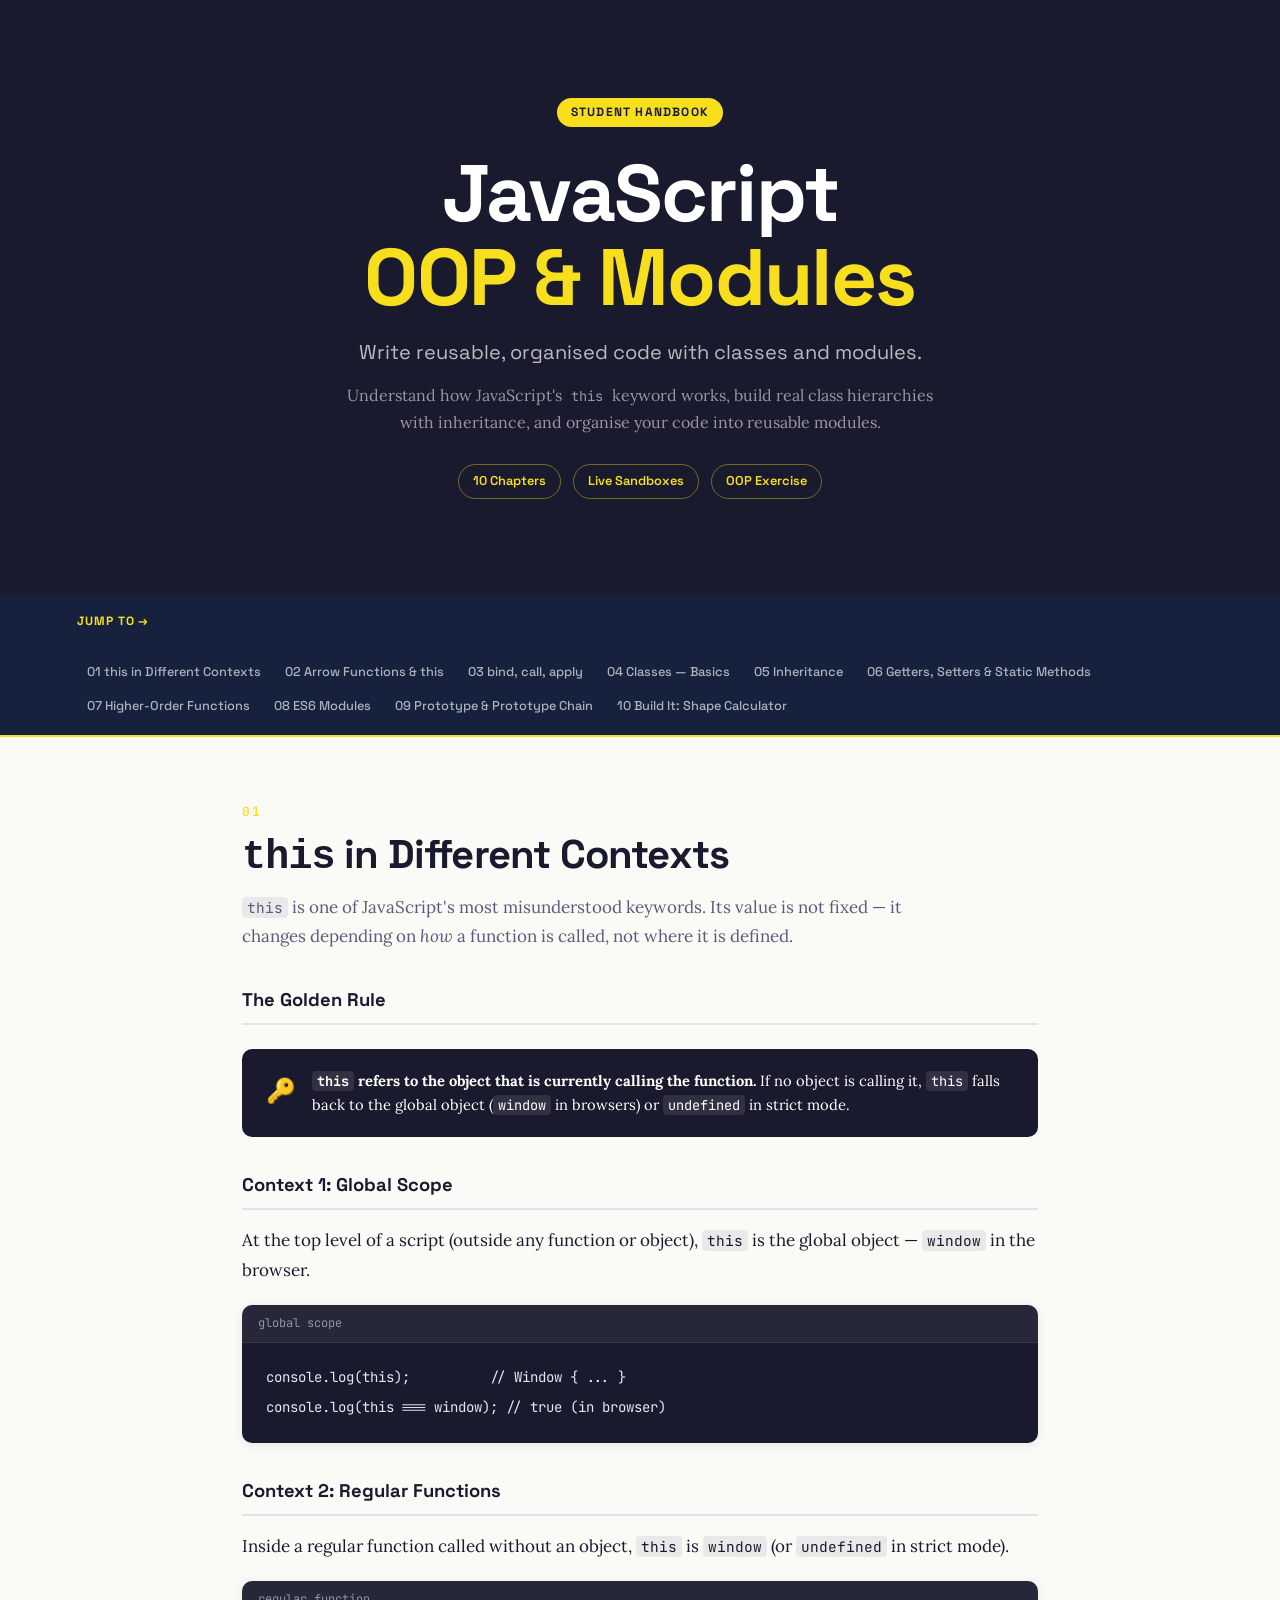
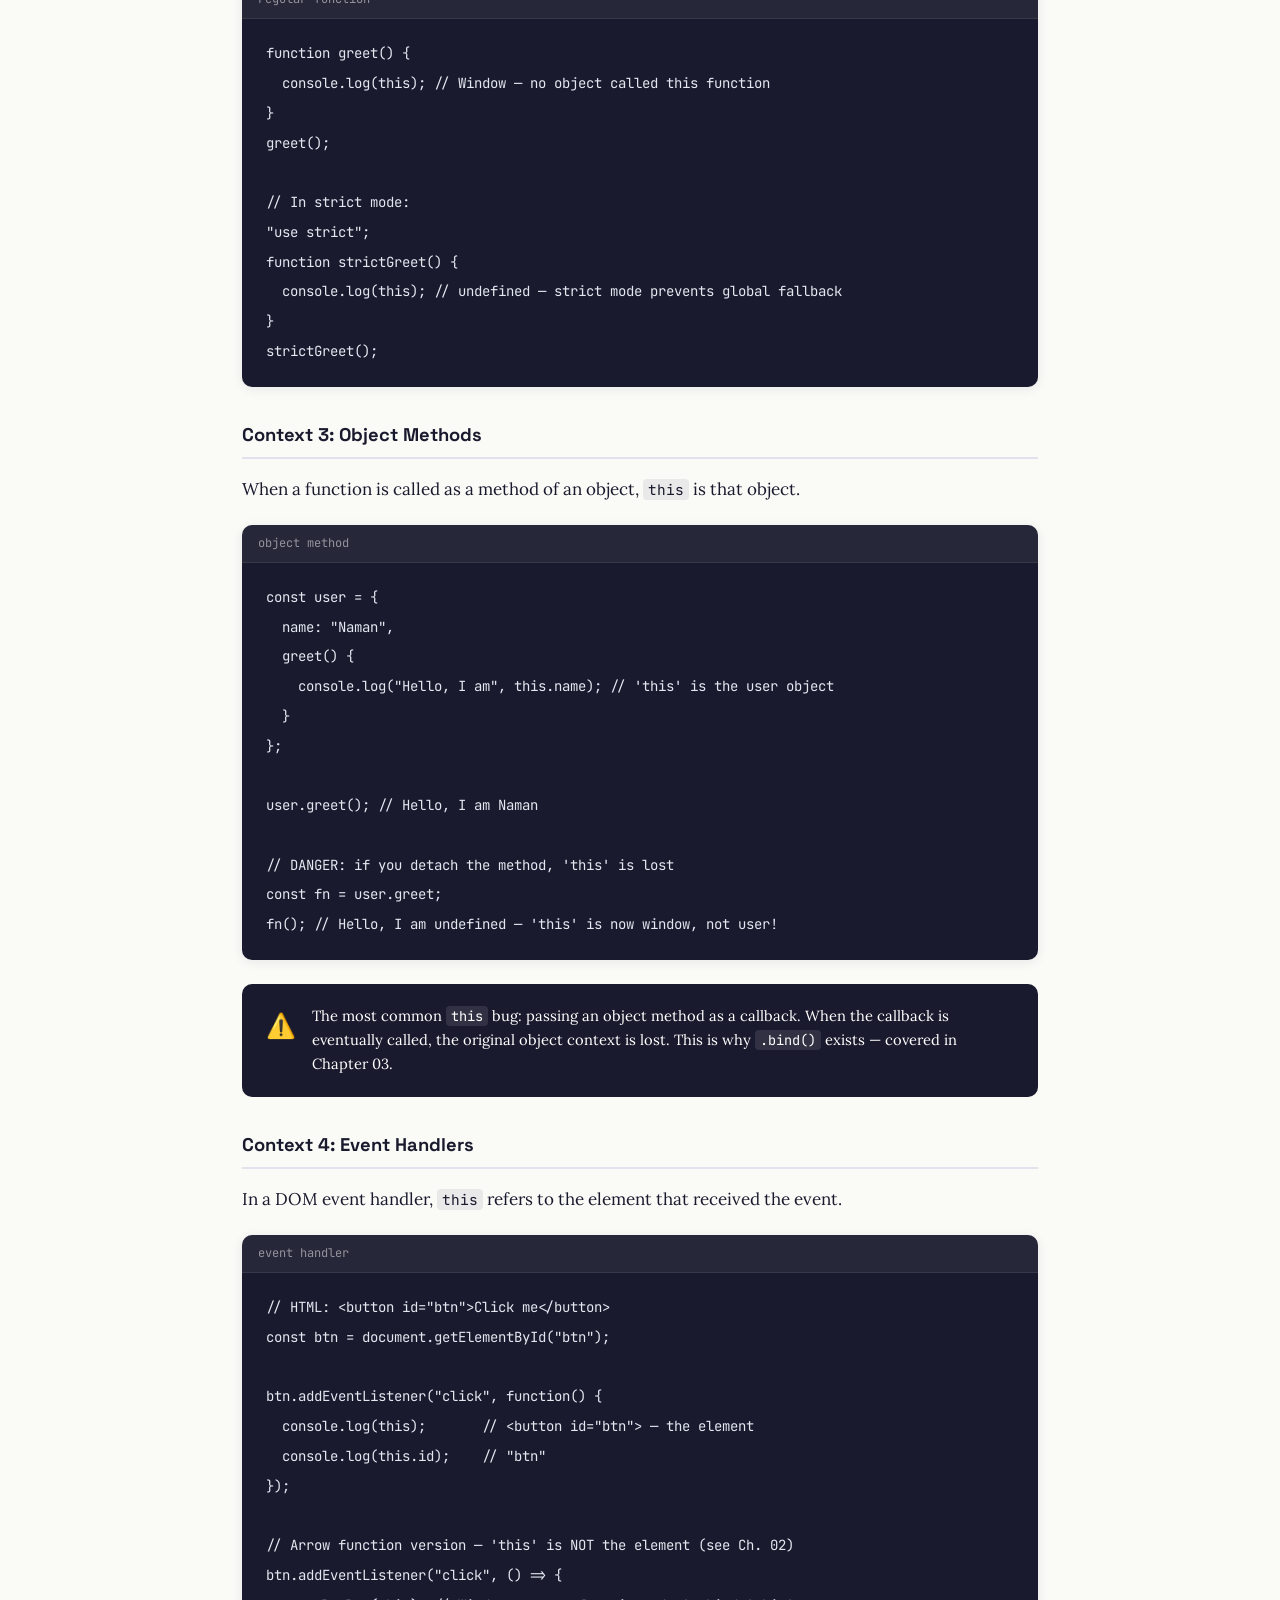
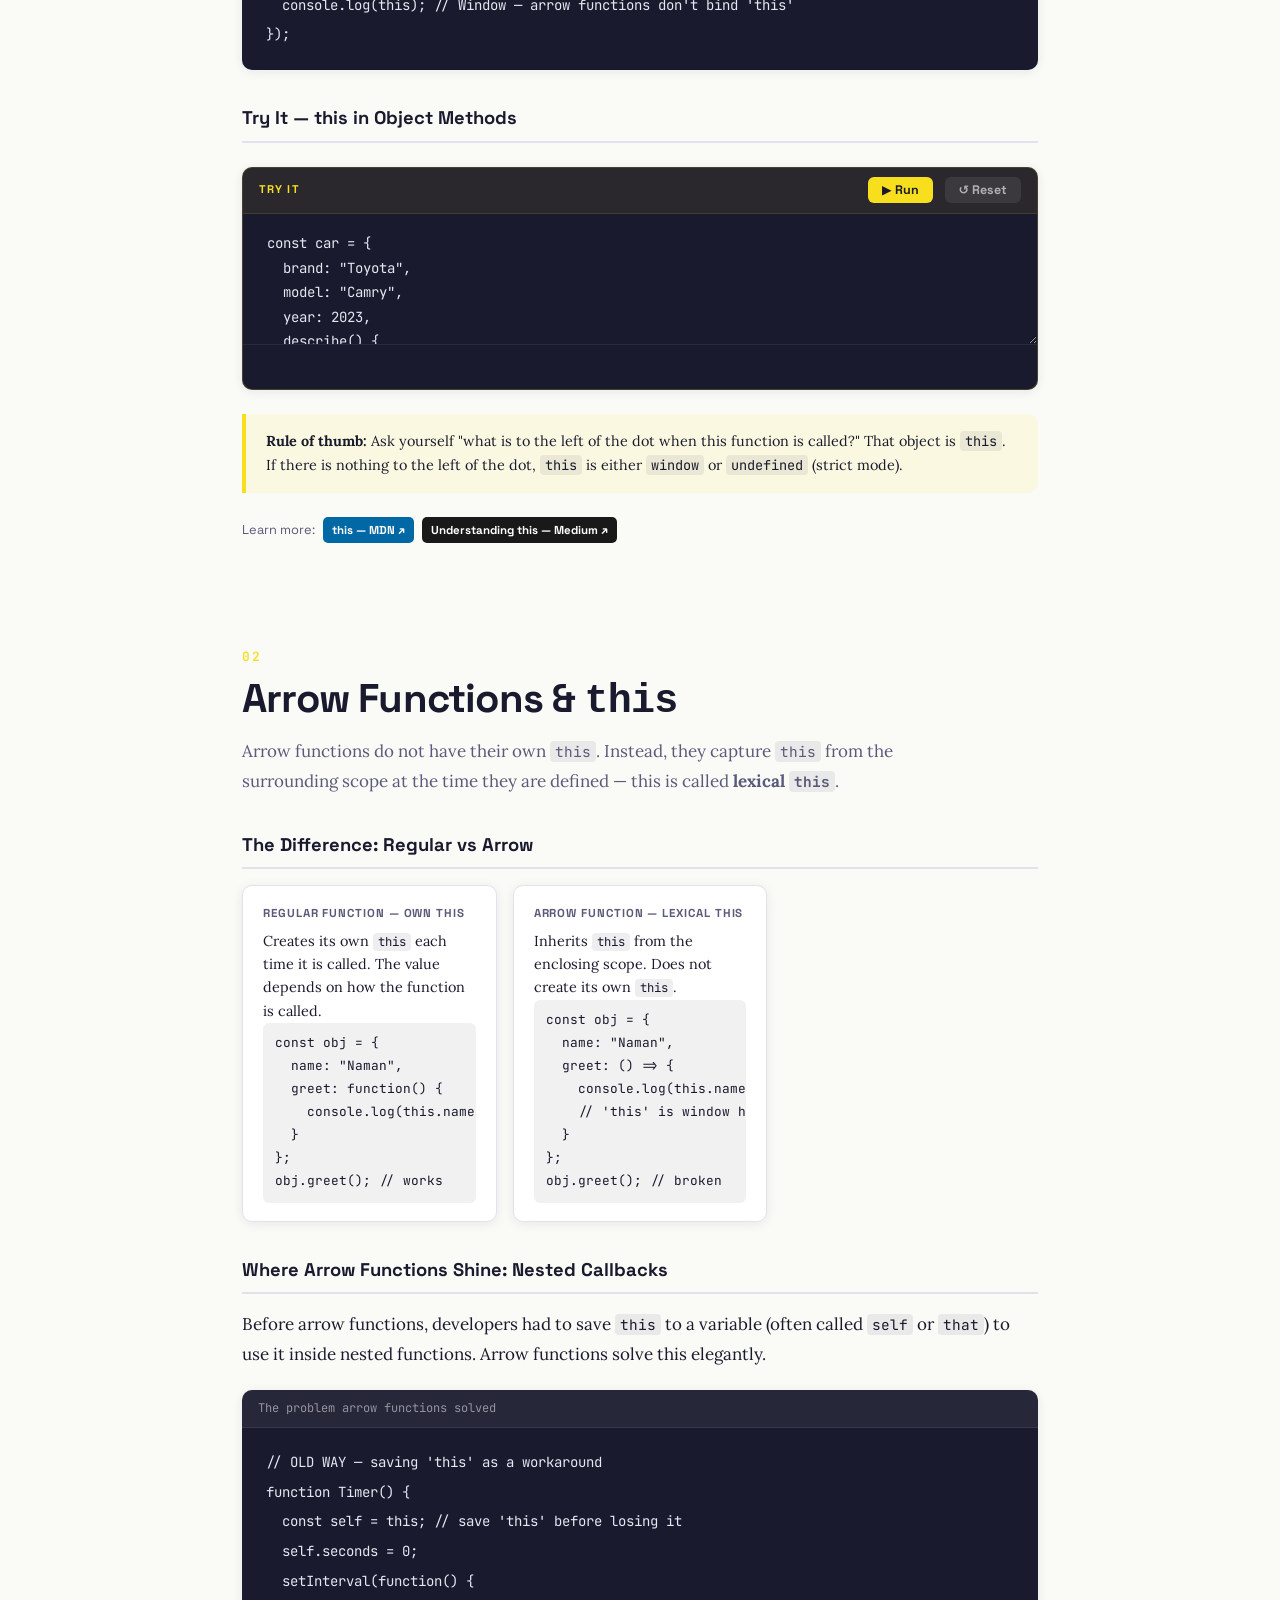
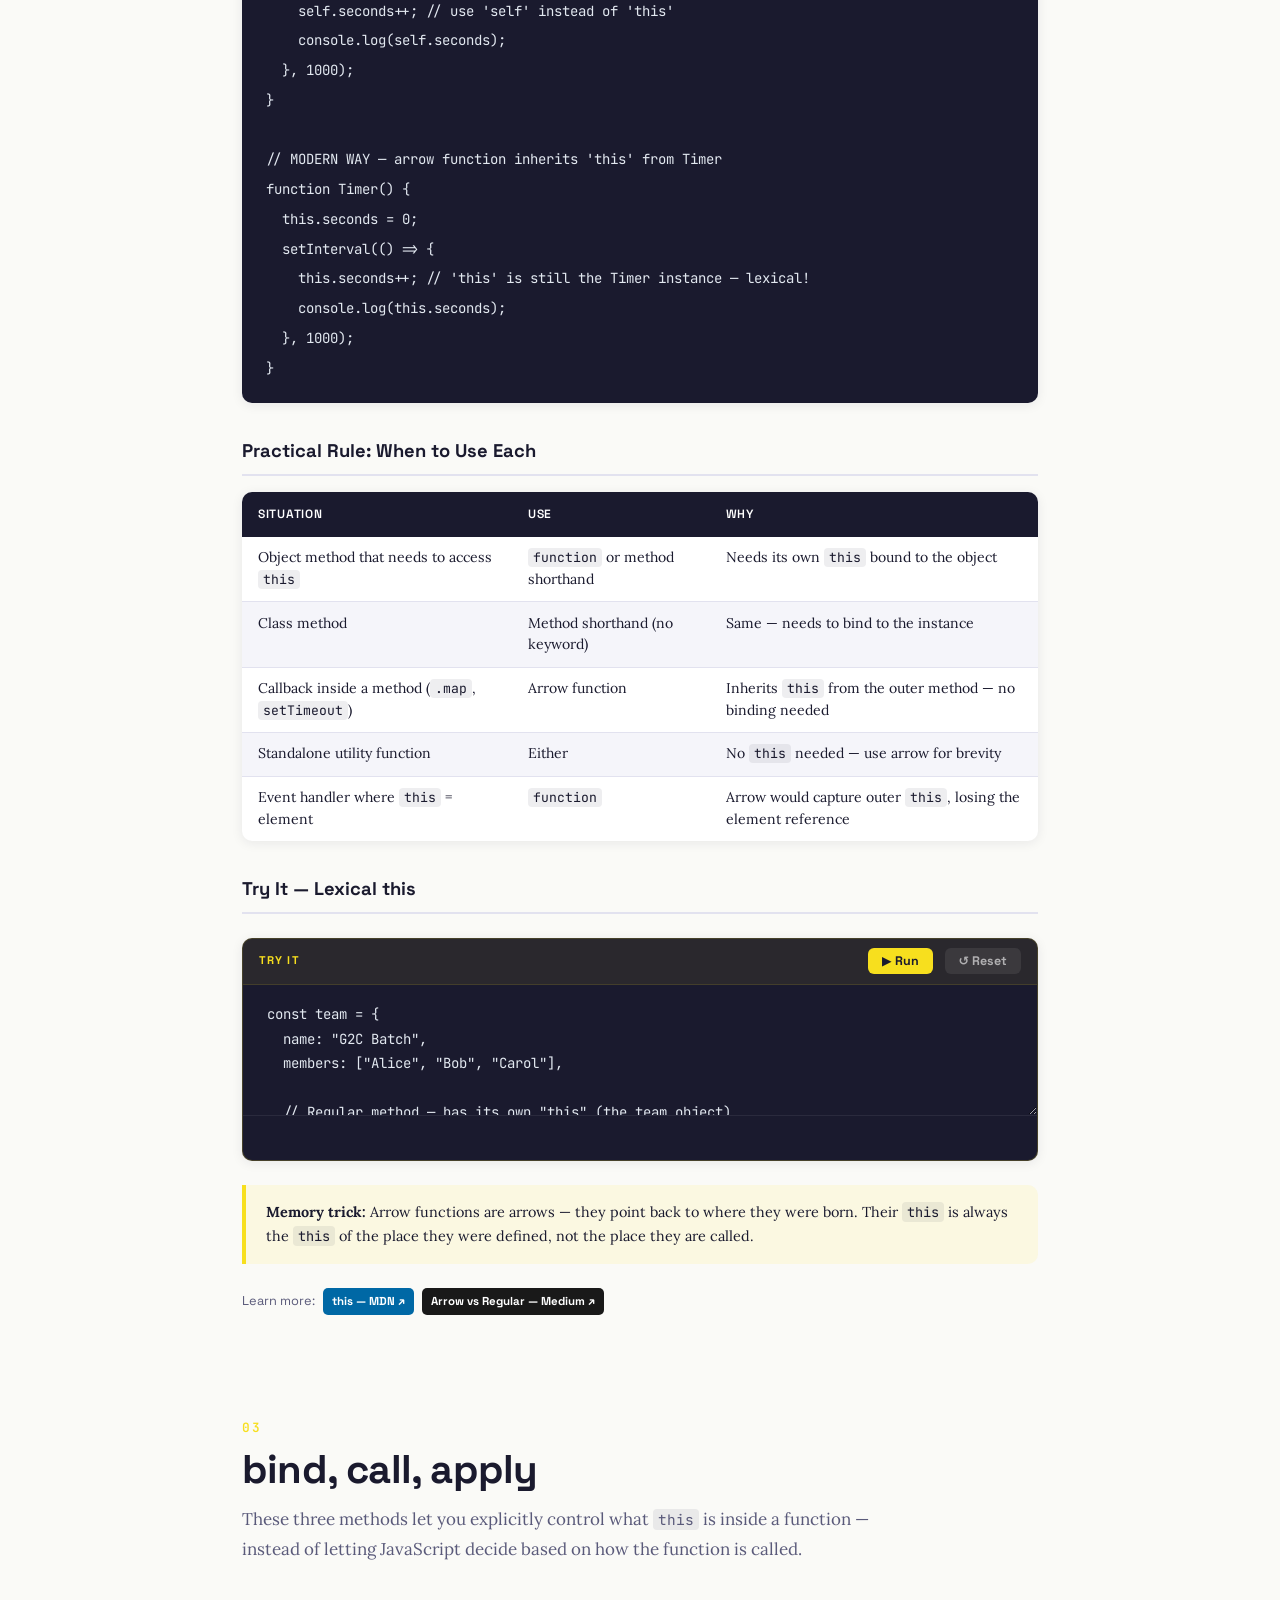
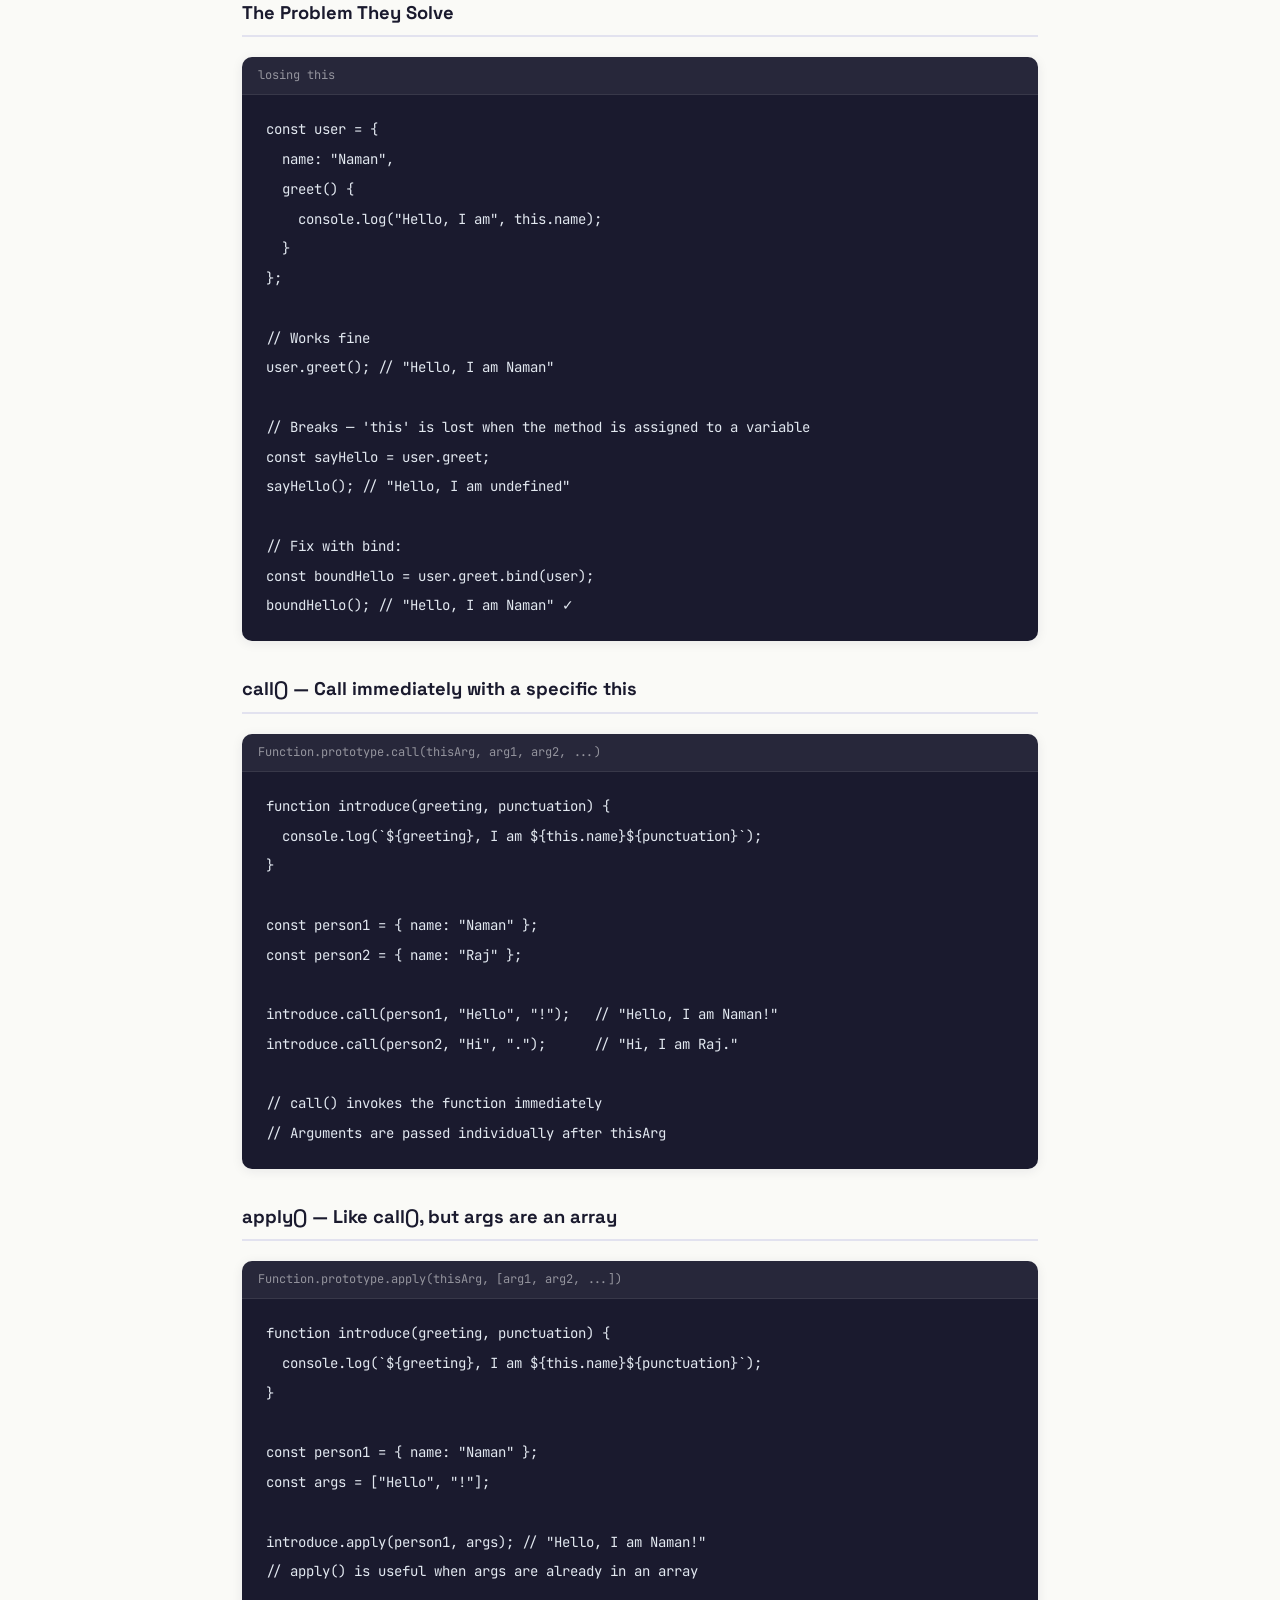
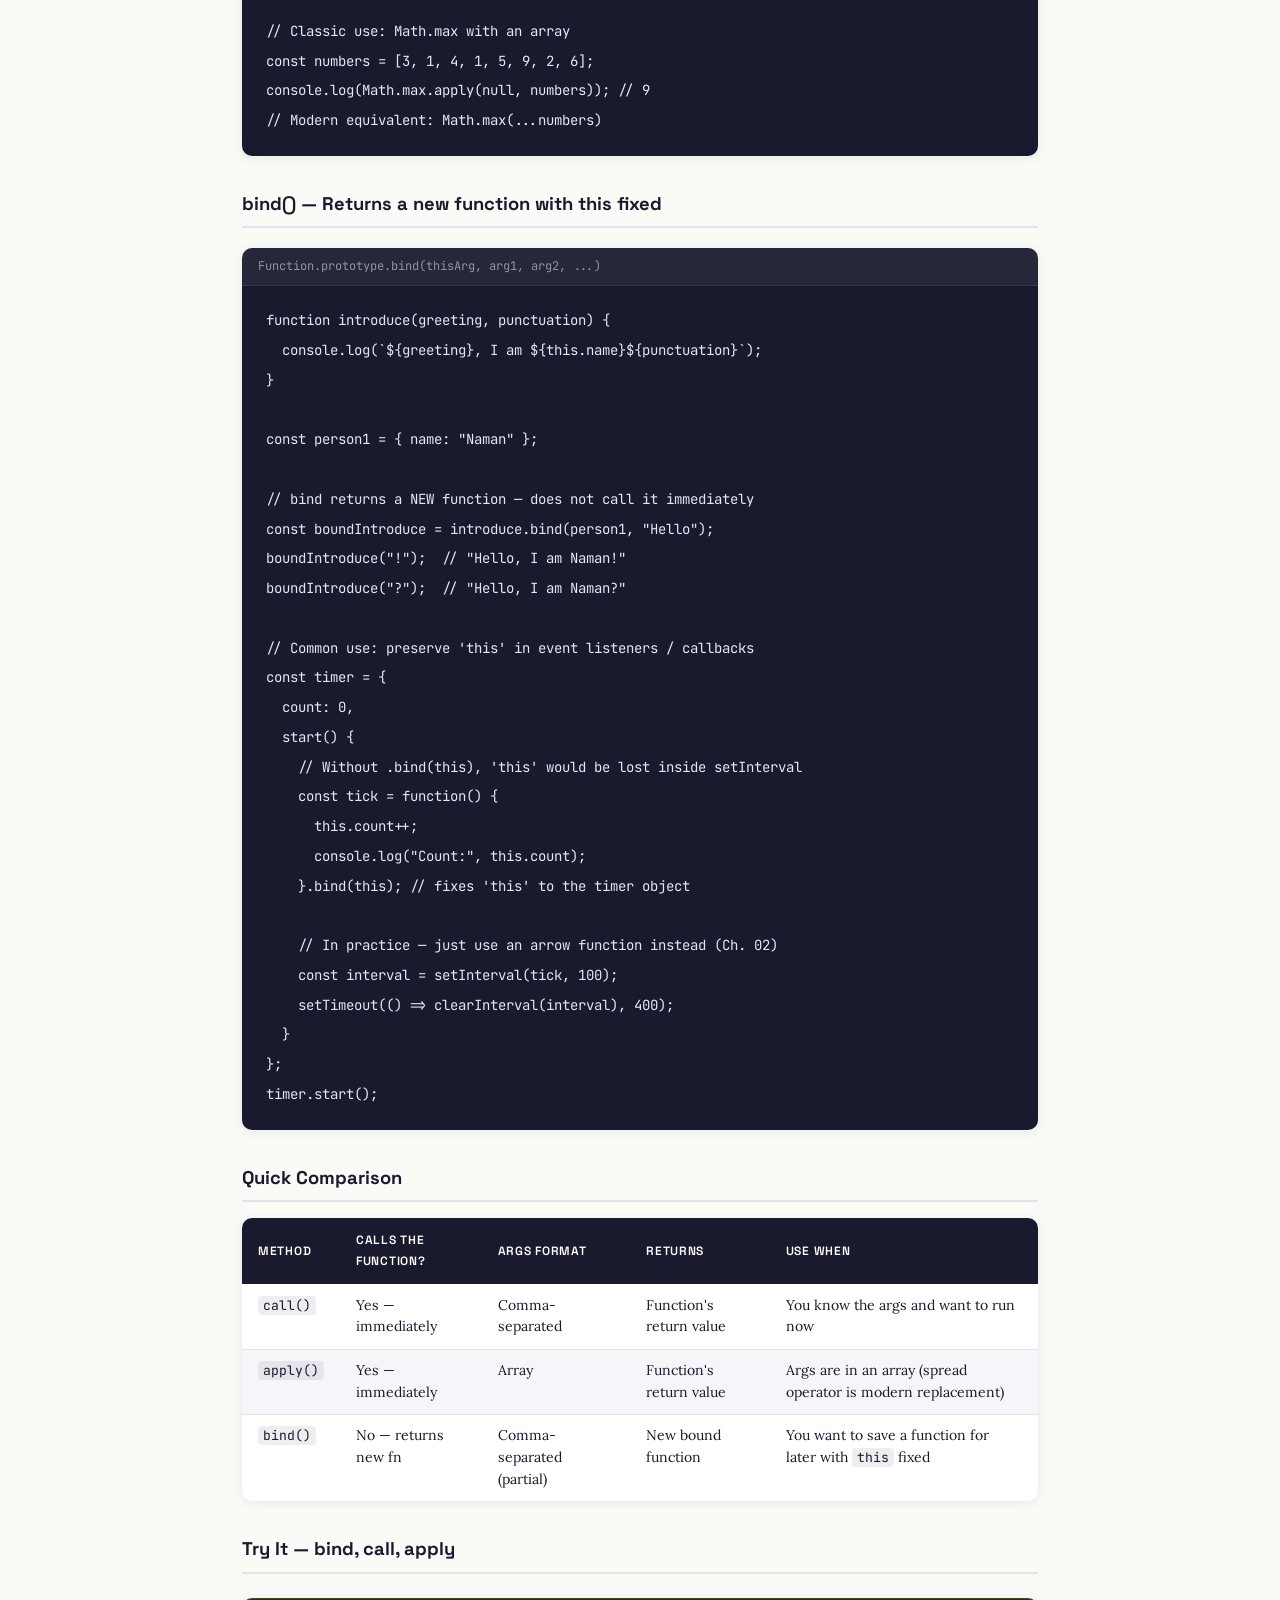
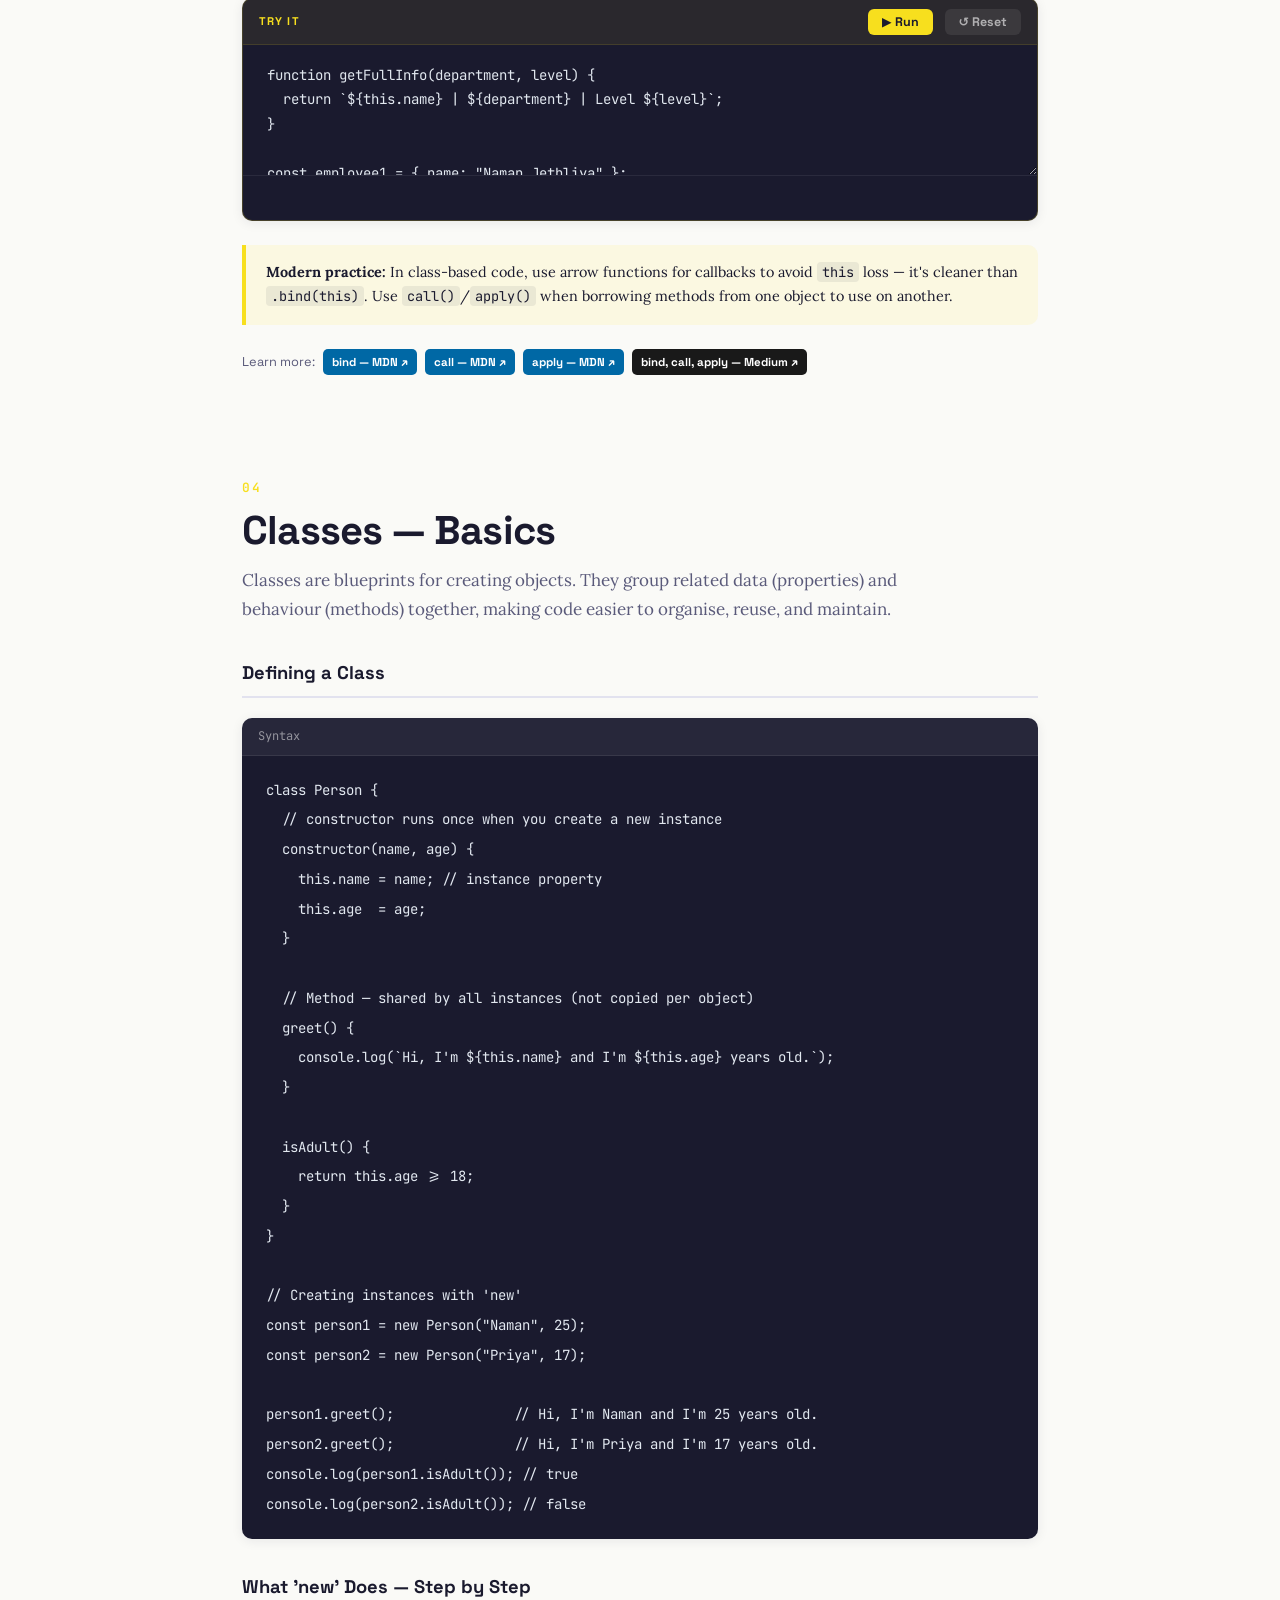
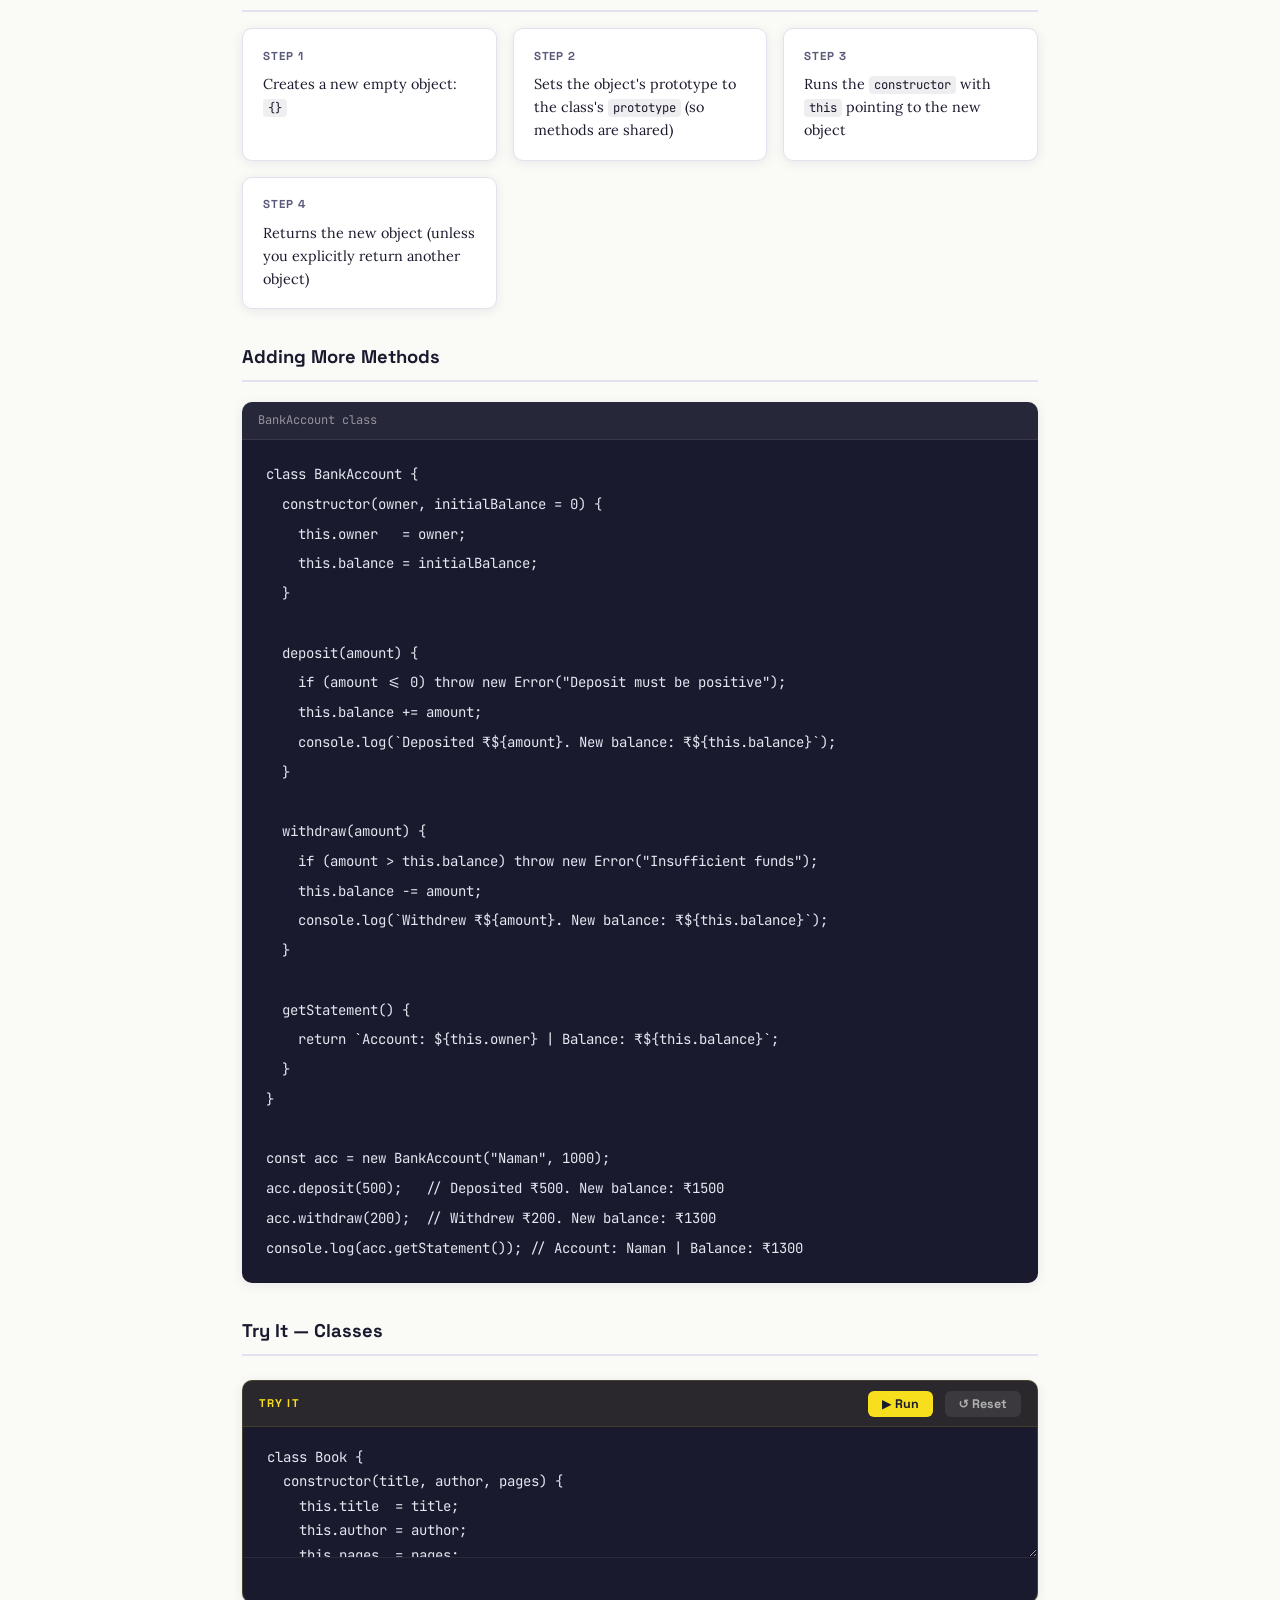
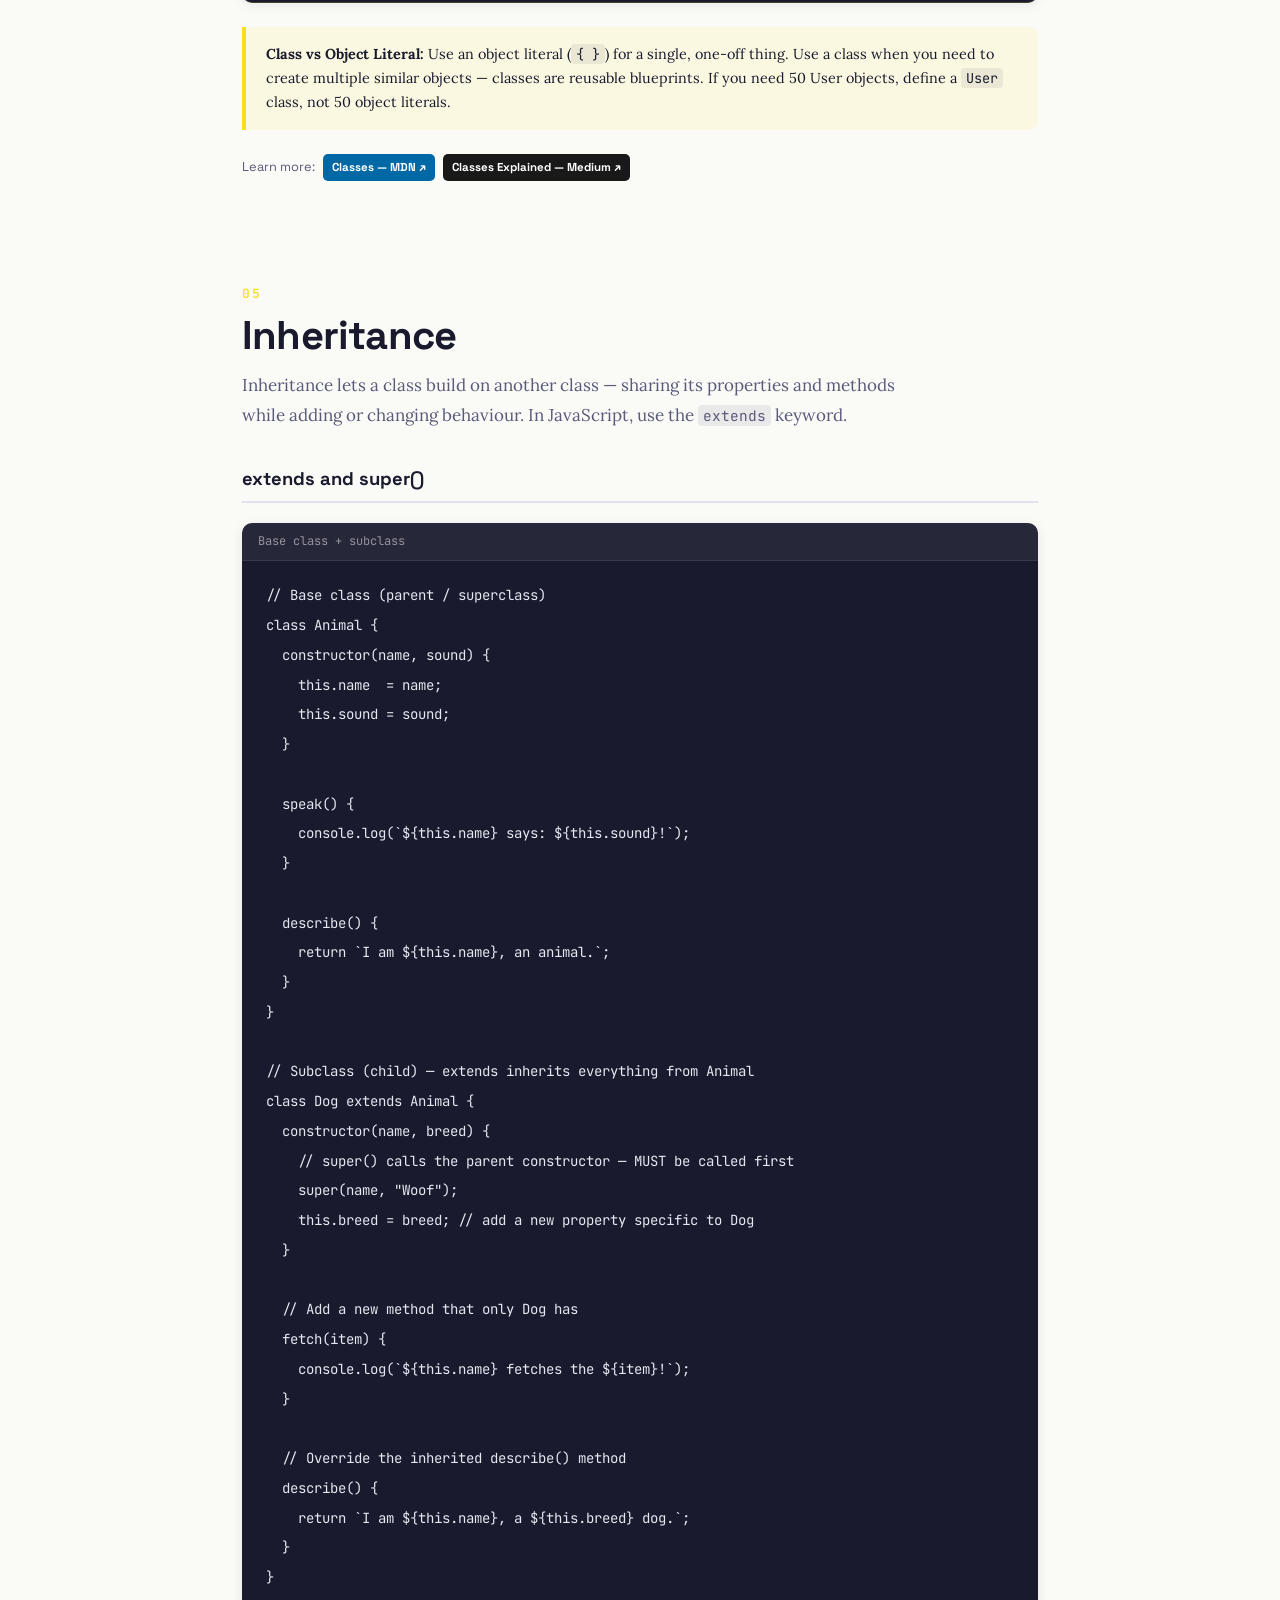
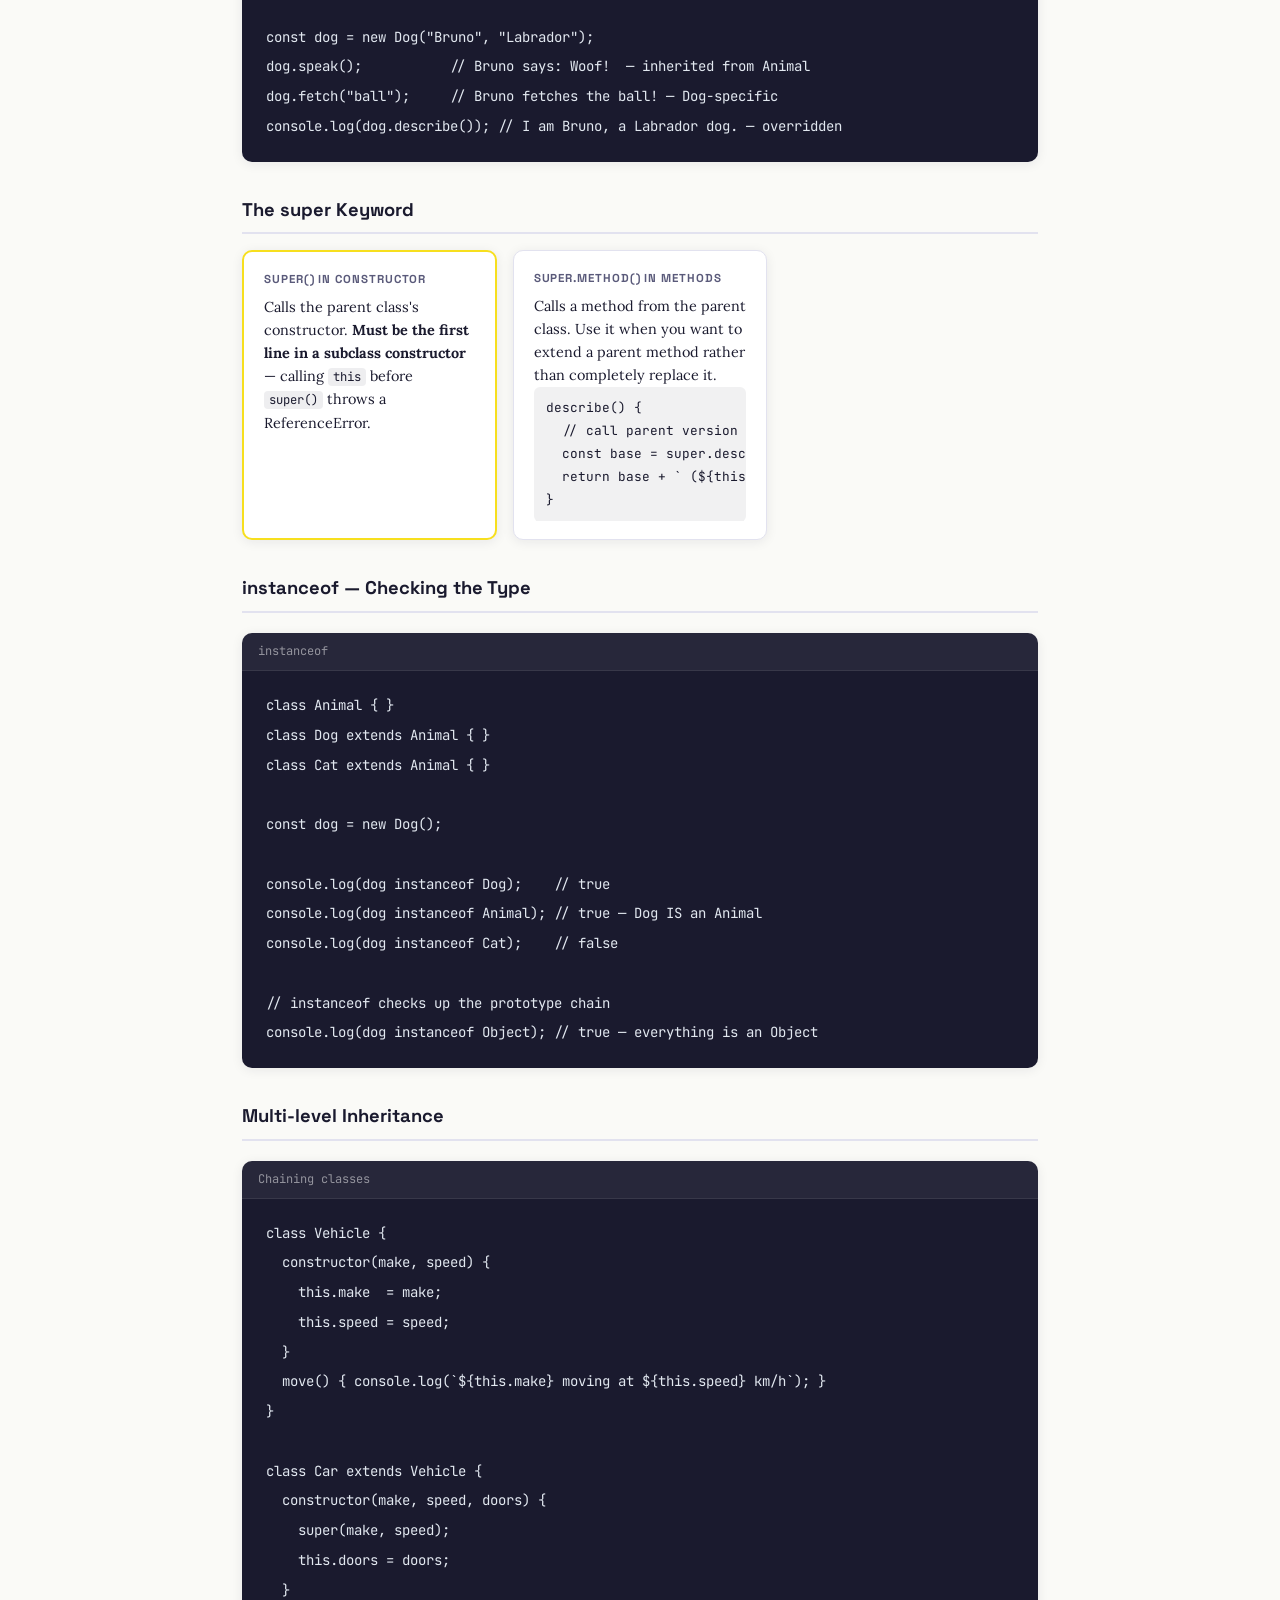
<file: js-oop-modules/index.html>
<!DOCTYPE html>
<html lang="en">
<head>
  <meta charset="UTF-8" />
  <meta name="viewport" content="width=device-width, initial-scale=1.0" />
  <meta name="description" content="Understand how JavaScript's this keyword works, build real class hierarchies with inheritance, and organise your code into reusable modules." />
  <title>JavaScript OOP &amp; Modules — Student Handbook</title>
  <link rel="preconnect" href="https://fonts.googleapis.com" />
  <link rel="preconnect" href="https://fonts.gstatic.com" crossorigin />
  <link href="https://fonts.googleapis.com/css2?family=Space+Grotesk:wght@400;500;600;700;800&family=JetBrains+Mono:ital,wght@0,400;0,600;1,400&family=Lora:ital,wght@0,400;0,600;1,400&display=swap" rel="stylesheet" />
  <link rel="stylesheet" href="styles.css" />
</head>
<body>

  <!-- ============================================================
       HEADER
  ============================================================ -->
  <header class="site-header">
    <div class="header-badge">Student Handbook</div>
    <h1 class="hero-title">JavaScript<br><span class="hero-accent">OOP &amp; Modules</span></h1>
    <p class="hero-sub">Write reusable, organised code with classes and modules.</p>
    <p class="hero-desc">Understand how JavaScript's <code>this</code> keyword works, build real class hierarchies with inheritance, and organise your code into reusable modules.</p>
    <div class="hero-pills">
      <span class="pill">10 Chapters</span>
      <span class="pill">Live Sandboxes</span>
      <span class="pill">OOP Exercise</span>
    </div>
  </header>

  <!-- ============================================================
       TABLE OF CONTENTS
  ============================================================ -->
  <nav class="toc" aria-label="Table of Contents">
    <span class="toc-label">Jump to →</span>
    <ul class="toc-list">
      <li><a href="#this-contexts">01 this in Different Contexts</a></li>
      <li><a href="#arrow-this">02 Arrow Functions &amp; this</a></li>
      <li><a href="#bind-call-apply">03 bind, call, apply</a></li>
      <li><a href="#classes-basics">04 Classes — Basics</a></li>
      <li><a href="#inheritance">05 Inheritance</a></li>
      <li><a href="#getters-setters-static">06 Getters, Setters &amp; Static Methods</a></li>
      <li><a href="#higher-order">07 Higher-Order Functions</a></li>
      <li><a href="#es6-modules">08 ES6 Modules</a></li>
      <li><a href="#prototype-chain">09 Prototype &amp; Prototype Chain</a></li>
      <li><a href="#shape-calculator">10 Build It: Shape Calculator</a></li>
    </ul>
  </nav>

  <main class="main-content">

    <!-- ══════════════════════════════
         01 · THIS IN DIFFERENT CONTEXTS
    ══════════════════════════════ -->
    <section id="this-contexts" class="chapter">
      <div class="ch-num">01</div>
      <h2 class="ch-title"><code>this</code> in Different Contexts</h2>
      <p class="ch-intro"><code>this</code> is one of JavaScript's most misunderstood keywords. Its value is not fixed — it changes depending on <em>how</em> a function is called, not where it is defined.</p>

      <h3 class="sub-heading">The Golden Rule</h3>
      <div class="insight-box">
        <div class="insight-icon">🔑</div>
        <div class="insight-content">
          <p><strong><code>this</code> refers to the object that is currently calling the function.</strong> If no object is calling it, <code>this</code> falls back to the global object (<code>window</code> in browsers) or <code>undefined</code> in strict mode.</p>
        </div>
      </div>

      <h3 class="sub-heading">Context 1: Global Scope</h3>
      <p style="margin-bottom:0.75rem;">At the top level of a script (outside any function or object), <code>this</code> is the global object — <code>window</code> in the browser.</p>
      <div class="code-block">
        <div class="code-header">global scope</div>
        <pre><code>console.log(this);          // Window { ... }
console.log(this === window); // true (in browser)</code></pre>
      </div>

      <h3 class="sub-heading">Context 2: Regular Functions</h3>
      <p style="margin-bottom:0.75rem;">Inside a regular function called without an object, <code>this</code> is <code>window</code> (or <code>undefined</code> in strict mode).</p>
      <div class="code-block">
        <div class="code-header">regular function</div>
        <pre><code>function greet() {
  console.log(this); // Window — no object called this function
}
greet();

// In strict mode:
"use strict";
function strictGreet() {
  console.log(this); // undefined — strict mode prevents global fallback
}
strictGreet();</code></pre>
      </div>

      <h3 class="sub-heading">Context 3: Object Methods</h3>
      <p style="margin-bottom:0.75rem;">When a function is called as a method of an object, <code>this</code> is that object.</p>
      <div class="code-block">
        <div class="code-header">object method</div>
        <pre><code>const user = {
  name: "Naman",
  greet() {
    console.log("Hello, I am", this.name); // 'this' is the user object
  }
};

user.greet(); // Hello, I am Naman

// DANGER: if you detach the method, 'this' is lost
const fn = user.greet;
fn(); // Hello, I am undefined — 'this' is now window, not user!</code></pre>
      </div>

      <div class="insight-box">
        <div class="insight-icon">⚠️</div>
        <div class="insight-content">
          <p>The most common <code>this</code> bug: passing an object method as a callback. When the callback is eventually called, the original object context is lost. This is why <code>.bind()</code> exists — covered in Chapter 03.</p>
        </div>
      </div>

      <h3 class="sub-heading">Context 4: Event Handlers</h3>
      <p style="margin-bottom:0.75rem;">In a DOM event handler, <code>this</code> refers to the element that received the event.</p>
      <div class="code-block">
        <div class="code-header">event handler</div>
        <pre><code>// HTML: &lt;button id="btn"&gt;Click me&lt;/button&gt;
const btn = document.getElementById("btn");

btn.addEventListener("click", function() {
  console.log(this);       // &lt;button id="btn"&gt; — the element
  console.log(this.id);    // "btn"
});

// Arrow function version — 'this' is NOT the element (see Ch. 02)
btn.addEventListener("click", () => {
  console.log(this); // Window — arrow functions don't bind 'this'
});</code></pre>
      </div>

      <h3 class="sub-heading">Try It — this in Object Methods</h3>
      <div class="sandbox">
        <div class="sandbox-header">
          <span class="sandbox-label">Try it</span>
          <button class="sandbox-run" onclick="runSandbox(this)">▶ Run</button>
          <button class="sandbox-reset" onclick="resetSandbox(this)">↺ Reset</button>
        </div>
        <textarea class="sandbox-code" data-default='const car = {
  brand: "Toyota",
  model: "Camry",
  year: 2023,
  describe() {
    // "this" refers to the car object
    console.log(`${this.year} ${this.brand} ${this.model}`);
  },
  getAge() {
    const currentYear = 2026;
    return currentYear - this.year;
  }
};

car.describe();
console.log("Age:", car.getAge(), "years");

// Watch what happens when we detach the method
const fn = car.describe;
try {
  fn(); // "this" is now window — this.year is undefined
} catch (e) {
  console.log("Error:", e.message);
}'>const car = {
  brand: "Toyota",
  model: "Camry",
  year: 2023,
  describe() {
    // "this" refers to the car object
    console.log(`${this.year} ${this.brand} ${this.model}`);
  },
  getAge() {
    const currentYear = 2026;
    return currentYear - this.year;
  }
};

car.describe();
console.log("Age:", car.getAge(), "years");

// Watch what happens when we detach the method
const fn = car.describe;
try {
  fn(); // "this" is now window — this.year is undefined
} catch (e) {
  console.log("Error:", e.message);
}</textarea>
        <div class="sandbox-divider"></div>
        <div class="sandbox-output"></div>
      </div>

      <div class="tip-box">
        <strong>Rule of thumb:</strong> Ask yourself "what is to the left of the dot when this function is called?" That object is <code>this</code>. If there is nothing to the left of the dot, <code>this</code> is either <code>window</code> or <code>undefined</code> (strict mode).
      </div>

      <div class="ref-links">
        <span class="ref-links-label">Learn more:</span>
        <a class="ref-link ref-link-mdn" href="https://developer.mozilla.org/en-US/docs/Web/JavaScript/Reference/Operators/this" target="_blank" rel="noopener">this — MDN ↗</a>
        <a class="ref-link ref-link-medium" href="https://medium.com/better-programming/understanding-the-this-keyword-in-javascript-cb76d4c7c5e8" target="_blank" rel="noopener">Understanding this — Medium ↗</a>
      </div>
    </section>

    <!-- ══════════════════════════════
         02 · ARROW FUNCTIONS & THIS
    ══════════════════════════════ -->
    <section id="arrow-this" class="chapter">
      <div class="ch-num">02</div>
      <h2 class="ch-title">Arrow Functions &amp; <code>this</code></h2>
      <p class="ch-intro">Arrow functions do not have their own <code>this</code>. Instead, they capture <code>this</code> from the surrounding scope at the time they are defined — this is called <strong>lexical <code>this</code></strong>.</p>

      <h3 class="sub-heading">The Difference: Regular vs Arrow</h3>
      <div class="card-row">
        <div class="card">
          <div class="card-tag">Regular function — own this</div>
          <p>Creates its own <code>this</code> each time it is called. The value depends on how the function is called.</p>
          <pre><code style="font-family:var(--font-mono);font-size:0.8rem;color:var(--text);">const obj = {
  name: "Naman",
  greet: function() {
    console.log(this.name); // "Naman"
  }
};
obj.greet(); // works</code></pre>
        </div>
        <div class="card">
          <div class="card-tag">Arrow function — lexical this</div>
          <p>Inherits <code>this</code> from the enclosing scope. Does not create its own <code>this</code>.</p>
          <pre><code style="font-family:var(--font-mono);font-size:0.8rem;color:var(--text);">const obj = {
  name: "Naman",
  greet: () => {
    console.log(this.name); // undefined
    // 'this' is window here, not obj
  }
};
obj.greet(); // broken</code></pre>
        </div>
      </div>

      <h3 class="sub-heading">Where Arrow Functions Shine: Nested Callbacks</h3>
      <p style="margin-bottom:0.75rem;">Before arrow functions, developers had to save <code>this</code> to a variable (often called <code>self</code> or <code>that</code>) to use it inside nested functions. Arrow functions solve this elegantly.</p>
      <div class="code-block">
        <div class="code-header">The problem arrow functions solved</div>
        <pre><code>// OLD WAY — saving 'this' as a workaround
function Timer() {
  const self = this; // save 'this' before losing it
  self.seconds = 0;
  setInterval(function() {
    self.seconds++; // use 'self' instead of 'this'
    console.log(self.seconds);
  }, 1000);
}

// MODERN WAY — arrow function inherits 'this' from Timer
function Timer() {
  this.seconds = 0;
  setInterval(() => {
    this.seconds++; // 'this' is still the Timer instance — lexical!
    console.log(this.seconds);
  }, 1000);
}</code></pre>
      </div>

      <h3 class="sub-heading">Practical Rule: When to Use Each</h3>
      <table class="ref-table">
        <thead>
          <tr><th>Situation</th><th>Use</th><th>Why</th></tr>
        </thead>
        <tbody>
          <tr>
            <td>Object method that needs to access <code>this</code></td>
            <td><code>function</code> or method shorthand</td>
            <td>Needs its own <code>this</code> bound to the object</td>
          </tr>
          <tr>
            <td>Class method</td>
            <td>Method shorthand (no keyword)</td>
            <td>Same — needs to bind to the instance</td>
          </tr>
          <tr>
            <td>Callback inside a method (<code>.map</code>, <code>setTimeout</code>)</td>
            <td>Arrow function</td>
            <td>Inherits <code>this</code> from the outer method — no binding needed</td>
          </tr>
          <tr>
            <td>Standalone utility function</td>
            <td>Either</td>
            <td>No <code>this</code> needed — use arrow for brevity</td>
          </tr>
          <tr>
            <td>Event handler where <code>this</code> = element</td>
            <td><code>function</code></td>
            <td>Arrow would capture outer <code>this</code>, losing the element reference</td>
          </tr>
        </tbody>
      </table>

      <h3 class="sub-heading">Try It — Lexical this</h3>
      <div class="sandbox">
        <div class="sandbox-header">
          <span class="sandbox-label">Try it</span>
          <button class="sandbox-run" onclick="runSandbox(this)">▶ Run</button>
          <button class="sandbox-reset" onclick="resetSandbox(this)">↺ Reset</button>
        </div>
        <textarea class="sandbox-code" data-default='const team = {
  name: "G2C Batch",
  members: ["Alice", "Bob", "Carol"],

  // Regular method — has its own "this" (the team object)
  printRoster() {
    console.log("Team:", this.name);

    // Arrow function inside the method — inherits "this" from printRoster
    this.members.forEach((member) => {
      // "this" is still the team object here — lexical this!
      console.log(`  ${member} (${this.name})`);
    });
  },

  // What would happen with a regular function inside forEach?
  printRosterBroken() {
    this.members.forEach(function(member) {
      // "this" is now undefined (or window) — NOT the team
      console.log(`  ${member} (${this ? this.name : "LOST this!"})`);
    });
  }
};

team.printRoster();
console.log("---");
team.printRosterBroken();'>const team = {
  name: "G2C Batch",
  members: ["Alice", "Bob", "Carol"],

  // Regular method — has its own "this" (the team object)
  printRoster() {
    console.log("Team:", this.name);

    // Arrow function inside the method — inherits "this" from printRoster
    this.members.forEach((member) => {
      // "this" is still the team object here — lexical this!
      console.log(`  ${member} (${this.name})`);
    });
  },

  // What would happen with a regular function inside forEach?
  printRosterBroken() {
    this.members.forEach(function(member) {
      // "this" is now undefined (or window) — NOT the team
      console.log(`  ${member} (${this ? this.name : "LOST this!"})`);
    });
  }
};

team.printRoster();
console.log("---");
team.printRosterBroken();</textarea>
        <div class="sandbox-divider"></div>
        <div class="sandbox-output"></div>
      </div>

      <div class="tip-box">
        <strong>Memory trick:</strong> Arrow functions are arrows — they point back to where they were born. Their <code>this</code> is always the <code>this</code> of the place they were defined, not the place they are called.
      </div>

      <div class="ref-links">
        <span class="ref-links-label">Learn more:</span>
        <a class="ref-link ref-link-mdn" href="https://developer.mozilla.org/en-US/docs/Web/JavaScript/Reference/Operators/this" target="_blank" rel="noopener">this — MDN ↗</a>
        <a class="ref-link ref-link-medium" href="https://medium.com/better-programming/arrow-functions-vs-regular-functions-in-javascript-3781d72a3791" target="_blank" rel="noopener">Arrow vs Regular — Medium ↗</a>
      </div>
    </section>

    <!-- ══════════════════════════════
         03 · BIND, CALL, APPLY
    ══════════════════════════════ -->
    <section id="bind-call-apply" class="chapter">
      <div class="ch-num">03</div>
      <h2 class="ch-title">bind, call, apply</h2>
      <p class="ch-intro">These three methods let you explicitly control what <code>this</code> is inside a function — instead of letting JavaScript decide based on how the function is called.</p>

      <h3 class="sub-heading">The Problem They Solve</h3>
      <div class="code-block">
        <div class="code-header">losing this</div>
        <pre><code>const user = {
  name: "Naman",
  greet() {
    console.log("Hello, I am", this.name);
  }
};

// Works fine
user.greet(); // "Hello, I am Naman"

// Breaks — 'this' is lost when the method is assigned to a variable
const sayHello = user.greet;
sayHello(); // "Hello, I am undefined"

// Fix with bind:
const boundHello = user.greet.bind(user);
boundHello(); // "Hello, I am Naman" ✓</code></pre>
      </div>

      <h3 class="sub-heading">call() — Call immediately with a specific this</h3>
      <div class="code-block">
        <div class="code-header">Function.prototype.call(thisArg, arg1, arg2, ...)</div>
        <pre><code>function introduce(greeting, punctuation) {
  console.log(`${greeting}, I am ${this.name}${punctuation}`);
}

const person1 = { name: "Naman" };
const person2 = { name: "Raj" };

introduce.call(person1, "Hello", "!");   // "Hello, I am Naman!"
introduce.call(person2, "Hi", ".");      // "Hi, I am Raj."

// call() invokes the function immediately
// Arguments are passed individually after thisArg</code></pre>
      </div>

      <h3 class="sub-heading">apply() — Like call(), but args are an array</h3>
      <div class="code-block">
        <div class="code-header">Function.prototype.apply(thisArg, [arg1, arg2, ...])</div>
        <pre><code>function introduce(greeting, punctuation) {
  console.log(`${greeting}, I am ${this.name}${punctuation}`);
}

const person1 = { name: "Naman" };
const args = ["Hello", "!"];

introduce.apply(person1, args); // "Hello, I am Naman!"
// apply() is useful when args are already in an array

// Classic use: Math.max with an array
const numbers = [3, 1, 4, 1, 5, 9, 2, 6];
console.log(Math.max.apply(null, numbers)); // 9
// Modern equivalent: Math.max(...numbers)</code></pre>
      </div>

      <h3 class="sub-heading">bind() — Returns a new function with this fixed</h3>
      <div class="code-block">
        <div class="code-header">Function.prototype.bind(thisArg, arg1, arg2, ...)</div>
        <pre><code>function introduce(greeting, punctuation) {
  console.log(`${greeting}, I am ${this.name}${punctuation}`);
}

const person1 = { name: "Naman" };

// bind returns a NEW function — does not call it immediately
const boundIntroduce = introduce.bind(person1, "Hello");
boundIntroduce("!");  // "Hello, I am Naman!"
boundIntroduce("?");  // "Hello, I am Naman?"

// Common use: preserve 'this' in event listeners / callbacks
const timer = {
  count: 0,
  start() {
    // Without .bind(this), 'this' would be lost inside setInterval
    const tick = function() {
      this.count++;
      console.log("Count:", this.count);
    }.bind(this); // fixes 'this' to the timer object

    // In practice — just use an arrow function instead (Ch. 02)
    const interval = setInterval(tick, 100);
    setTimeout(() => clearInterval(interval), 400);
  }
};
timer.start();</code></pre>
      </div>

      <h3 class="sub-heading">Quick Comparison</h3>
      <table class="ref-table">
        <thead>
          <tr><th>Method</th><th>Calls the function?</th><th>Args format</th><th>Returns</th><th>Use when</th></tr>
        </thead>
        <tbody>
          <tr>
            <td><code>call()</code></td>
            <td>Yes — immediately</td>
            <td>Comma-separated</td>
            <td>Function's return value</td>
            <td>You know the args and want to run now</td>
          </tr>
          <tr>
            <td><code>apply()</code></td>
            <td>Yes — immediately</td>
            <td>Array</td>
            <td>Function's return value</td>
            <td>Args are in an array (spread operator is modern replacement)</td>
          </tr>
          <tr>
            <td><code>bind()</code></td>
            <td>No — returns new fn</td>
            <td>Comma-separated (partial)</td>
            <td>New bound function</td>
            <td>You want to save a function for later with <code>this</code> fixed</td>
          </tr>
        </tbody>
      </table>

      <h3 class="sub-heading">Try It — bind, call, apply</h3>
      <div class="sandbox">
        <div class="sandbox-header">
          <span class="sandbox-label">Try it</span>
          <button class="sandbox-run" onclick="runSandbox(this)">▶ Run</button>
          <button class="sandbox-reset" onclick="resetSandbox(this)">↺ Reset</button>
        </div>
        <textarea class="sandbox-code" data-default='function getFullInfo(department, level) {
  return `${this.name} | ${department} | Level ${level}`;
}

const employee1 = { name: "Naman Jethliya" };
const employee2 = { name: "Priya Sharma" };

// call — invoke immediately, args separated by comma
console.log(getFullInfo.call(employee1, "Engineering", 3));

// apply — invoke immediately, args in an array
const args = ["Design", 2];
console.log(getFullInfo.apply(employee2, args));

// bind — does NOT call immediately, returns a new function
const getNamanInfo = getFullInfo.bind(employee1, "Engineering");
console.log(getNamanInfo(3)); // supply remaining args later
console.log(getNamanInfo(4)); // reusable!

// Practical: fixing 'this' for a callback
const counter = {
  value: 10,
  increment() { this.value++; },
  getDisplay() { return "Value: " + this.value; }
};

// Broken — 'this' lost
const badIncrement = counter.increment;
// badIncrement(); // would crash or not update counter

// Fixed with bind
const goodIncrement = counter.increment.bind(counter);
goodIncrement();
goodIncrement();
console.log(counter.getDisplay()); // Value: 12'>function getFullInfo(department, level) {
  return `${this.name} | ${department} | Level ${level}`;
}

const employee1 = { name: "Naman Jethliya" };
const employee2 = { name: "Priya Sharma" };

// call — invoke immediately, args separated by comma
console.log(getFullInfo.call(employee1, "Engineering", 3));

// apply — invoke immediately, args in an array
const args = ["Design", 2];
console.log(getFullInfo.apply(employee2, args));

// bind — does NOT call immediately, returns a new function
const getNamanInfo = getFullInfo.bind(employee1, "Engineering");
console.log(getNamanInfo(3)); // supply remaining args later
console.log(getNamanInfo(4)); // reusable!

// Practical: fixing 'this' for a callback
const counter = {
  value: 10,
  increment() { this.value++; },
  getDisplay() { return "Value: " + this.value; }
};

// Broken — 'this' lost
const badIncrement = counter.increment;
// badIncrement(); // would crash or not update counter

// Fixed with bind
const goodIncrement = counter.increment.bind(counter);
goodIncrement();
goodIncrement();
console.log(counter.getDisplay()); // Value: 12</textarea>
        <div class="sandbox-divider"></div>
        <div class="sandbox-output"></div>
      </div>

      <div class="tip-box">
        <strong>Modern practice:</strong> In class-based code, use arrow functions for callbacks to avoid <code>this</code> loss — it's cleaner than <code>.bind(this)</code>. Use <code>call()</code>/<code>apply()</code> when borrowing methods from one object to use on another.
      </div>

      <div class="ref-links">
        <span class="ref-links-label">Learn more:</span>
        <a class="ref-link ref-link-mdn" href="https://developer.mozilla.org/en-US/docs/Web/JavaScript/Reference/Global_Objects/Function/bind" target="_blank" rel="noopener">bind — MDN ↗</a>
        <a class="ref-link ref-link-mdn" href="https://developer.mozilla.org/en-US/docs/Web/JavaScript/Reference/Global_Objects/Function/call" target="_blank" rel="noopener">call — MDN ↗</a>
        <a class="ref-link ref-link-mdn" href="https://developer.mozilla.org/en-US/docs/Web/JavaScript/Reference/Global_Objects/Function/apply" target="_blank" rel="noopener">apply — MDN ↗</a>
        <a class="ref-link ref-link-medium" href="https://medium.com/better-programming/javascript-bind-call-and-apply-explained-1a0e8f2ebb7e" target="_blank" rel="noopener">bind, call, apply — Medium ↗</a>
      </div>
    </section>

    <!-- ══════════════════════════════
         04 · CLASSES — BASICS
    ══════════════════════════════ -->
    <section id="classes-basics" class="chapter">
      <div class="ch-num">04</div>
      <h2 class="ch-title">Classes — Basics</h2>
      <p class="ch-intro">Classes are blueprints for creating objects. They group related data (properties) and behaviour (methods) together, making code easier to organise, reuse, and maintain.</p>

      <h3 class="sub-heading">Defining a Class</h3>
      <div class="code-block">
        <div class="code-header">Syntax</div>
        <pre><code>class Person {
  // constructor runs once when you create a new instance
  constructor(name, age) {
    this.name = name; // instance property
    this.age  = age;
  }

  // Method — shared by all instances (not copied per object)
  greet() {
    console.log(`Hi, I'm ${this.name} and I'm ${this.age} years old.`);
  }

  isAdult() {
    return this.age >= 18;
  }
}

// Creating instances with 'new'
const person1 = new Person("Naman", 25);
const person2 = new Person("Priya", 17);

person1.greet();               // Hi, I'm Naman and I'm 25 years old.
person2.greet();               // Hi, I'm Priya and I'm 17 years old.
console.log(person1.isAdult()); // true
console.log(person2.isAdult()); // false</code></pre>
      </div>

      <h3 class="sub-heading">What 'new' Does — Step by Step</h3>
      <div class="card-row">
        <div class="card">
          <div class="card-tag">Step 1</div>
          <p>Creates a new empty object: <code>{}</code></p>
        </div>
        <div class="card">
          <div class="card-tag">Step 2</div>
          <p>Sets the object's prototype to the class's <code>prototype</code> (so methods are shared)</p>
        </div>
        <div class="card">
          <div class="card-tag">Step 3</div>
          <p>Runs the <code>constructor</code> with <code>this</code> pointing to the new object</p>
        </div>
        <div class="card">
          <div class="card-tag">Step 4</div>
          <p>Returns the new object (unless you explicitly return another object)</p>
        </div>
      </div>

      <h3 class="sub-heading">Adding More Methods</h3>
      <div class="code-block">
        <div class="code-header">BankAccount class</div>
        <pre><code>class BankAccount {
  constructor(owner, initialBalance = 0) {
    this.owner   = owner;
    this.balance = initialBalance;
  }

  deposit(amount) {
    if (amount <= 0) throw new Error("Deposit must be positive");
    this.balance += amount;
    console.log(`Deposited ₹${amount}. New balance: ₹${this.balance}`);
  }

  withdraw(amount) {
    if (amount > this.balance) throw new Error("Insufficient funds");
    this.balance -= amount;
    console.log(`Withdrew ₹${amount}. New balance: ₹${this.balance}`);
  }

  getStatement() {
    return `Account: ${this.owner} | Balance: ₹${this.balance}`;
  }
}

const acc = new BankAccount("Naman", 1000);
acc.deposit(500);   // Deposited ₹500. New balance: ₹1500
acc.withdraw(200);  // Withdrew ₹200. New balance: ₹1300
console.log(acc.getStatement()); // Account: Naman | Balance: ₹1300</code></pre>
      </div>

      <h3 class="sub-heading">Try It — Classes</h3>
      <div class="sandbox">
        <div class="sandbox-header">
          <span class="sandbox-label">Try it</span>
          <button class="sandbox-run" onclick="runSandbox(this)">▶ Run</button>
          <button class="sandbox-reset" onclick="resetSandbox(this)">↺ Reset</button>
        </div>
        <textarea class="sandbox-code" data-default='class Book {
  constructor(title, author, pages) {
    this.title  = title;
    this.author = author;
    this.pages  = pages;
    this.currentPage = 0;
  }

  readPages(n) {
    this.currentPage = Math.min(this.currentPage + n, this.pages);
    console.log(`Read ${n} pages. Now on page ${this.currentPage}/${this.pages}`);
  }

  getProgress() {
    const pct = Math.round((this.currentPage / this.pages) * 100);
    return `"${this.title}" — ${pct}% complete`;
  }

  isFinished() {
    return this.currentPage === this.pages;
  }
}

const book = new Book("Clean Code", "Robert Martin", 431);
book.readPages(50);
book.readPages(100);
console.log(book.getProgress());
console.log("Finished?", book.isFinished());

// Create another instance — completely independent
const book2 = new Book("You Don\'t Know JS", "Kyle Simpson", 278);
book2.readPages(278);
console.log(book2.getProgress());
console.log("Finished?", book2.isFinished());'>class Book {
  constructor(title, author, pages) {
    this.title  = title;
    this.author = author;
    this.pages  = pages;
    this.currentPage = 0;
  }

  readPages(n) {
    this.currentPage = Math.min(this.currentPage + n, this.pages);
    console.log(`Read ${n} pages. Now on page ${this.currentPage}/${this.pages}`);
  }

  getProgress() {
    const pct = Math.round((this.currentPage / this.pages) * 100);
    return `"${this.title}" — ${pct}% complete`;
  }

  isFinished() {
    return this.currentPage === this.pages;
  }
}

const book = new Book("Clean Code", "Robert Martin", 431);
book.readPages(50);
book.readPages(100);
console.log(book.getProgress());
console.log("Finished?", book.isFinished());

// Create another instance — completely independent
const book2 = new Book("You Don\'t Know JS", "Kyle Simpson", 278);
book2.readPages(278);
console.log(book2.getProgress());
console.log("Finished?", book2.isFinished());</textarea>
        <div class="sandbox-divider"></div>
        <div class="sandbox-output"></div>
      </div>

      <div class="tip-box">
        <strong>Class vs Object Literal:</strong> Use an object literal (<code>{ }</code>) for a single, one-off thing. Use a class when you need to create multiple similar objects — classes are reusable blueprints. If you need 50 User objects, define a <code>User</code> class, not 50 object literals.
      </div>

      <div class="ref-links">
        <span class="ref-links-label">Learn more:</span>
        <a class="ref-link ref-link-mdn" href="https://developer.mozilla.org/en-US/docs/Web/JavaScript/Reference/Classes" target="_blank" rel="noopener">Classes — MDN ↗</a>
        <a class="ref-link ref-link-medium" href="https://medium.com/javascript-in-plain-english/javascript-classes-explained-simply-b1e0df2e4ad4" target="_blank" rel="noopener">Classes Explained — Medium ↗</a>
      </div>
    </section>

    <!-- ══════════════════════════════
         05 · INHERITANCE
    ══════════════════════════════ -->
    <section id="inheritance" class="chapter">
      <div class="ch-num">05</div>
      <h2 class="ch-title">Inheritance</h2>
      <p class="ch-intro">Inheritance lets a class build on another class — sharing its properties and methods while adding or changing behaviour. In JavaScript, use the <code>extends</code> keyword.</p>

      <h3 class="sub-heading">extends and super()</h3>
      <div class="code-block">
        <div class="code-header">Base class + subclass</div>
        <pre><code>// Base class (parent / superclass)
class Animal {
  constructor(name, sound) {
    this.name  = name;
    this.sound = sound;
  }

  speak() {
    console.log(`${this.name} says: ${this.sound}!`);
  }

  describe() {
    return `I am ${this.name}, an animal.`;
  }
}

// Subclass (child) — extends inherits everything from Animal
class Dog extends Animal {
  constructor(name, breed) {
    // super() calls the parent constructor — MUST be called first
    super(name, "Woof");
    this.breed = breed; // add a new property specific to Dog
  }

  // Add a new method that only Dog has
  fetch(item) {
    console.log(`${this.name} fetches the ${item}!`);
  }

  // Override the inherited describe() method
  describe() {
    return `I am ${this.name}, a ${this.breed} dog.`;
  }
}

const dog = new Dog("Bruno", "Labrador");
dog.speak();           // Bruno says: Woof!  — inherited from Animal
dog.fetch("ball");     // Bruno fetches the ball! — Dog-specific
console.log(dog.describe()); // I am Bruno, a Labrador dog. — overridden</code></pre>
      </div>

      <h3 class="sub-heading">The super Keyword</h3>
      <div class="card-row">
        <div class="card accent-card">
          <div class="card-tag">super() in constructor</div>
          <p>Calls the parent class's constructor. <strong>Must be the first line in a subclass constructor</strong> — calling <code>this</code> before <code>super()</code> throws a ReferenceError.</p>
        </div>
        <div class="card">
          <div class="card-tag">super.method() in methods</div>
          <p>Calls a method from the parent class. Use it when you want to extend a parent method rather than completely replace it.</p>
          <pre><code style="font-family:var(--font-mono);font-size:0.8rem;color:var(--text);">describe() {
  // call parent version first, then add to it
  const base = super.describe();
  return base + ` (${this.breed})`;
}</code></pre>
        </div>
      </div>

      <h3 class="sub-heading">instanceof — Checking the Type</h3>
      <div class="code-block">
        <div class="code-header">instanceof</div>
        <pre><code>class Animal { }
class Dog extends Animal { }
class Cat extends Animal { }

const dog = new Dog();

console.log(dog instanceof Dog);    // true
console.log(dog instanceof Animal); // true — Dog IS an Animal
console.log(dog instanceof Cat);    // false

// instanceof checks up the prototype chain
console.log(dog instanceof Object); // true — everything is an Object</code></pre>
      </div>

      <h3 class="sub-heading">Multi-level Inheritance</h3>
      <div class="code-block">
        <div class="code-header">Chaining classes</div>
        <pre><code>class Vehicle {
  constructor(make, speed) {
    this.make  = make;
    this.speed = speed;
  }
  move() { console.log(`${this.make} moving at ${this.speed} km/h`); }
}

class Car extends Vehicle {
  constructor(make, speed, doors) {
    super(make, speed);
    this.doors = doors;
  }
  honk() { console.log(`${this.make}: Beep beep!`); }
}

class ElectricCar extends Car {
  constructor(make, speed, doors, range) {
    super(make, speed, doors);
    this.range = range;
  }
  charge() { console.log(`${this.make} charging... range: ${this.range} km`); }
}

const tesla = new ElectricCar("Tesla", 250, 4, 500);
tesla.move();   // inherited from Vehicle
tesla.honk();   // inherited from Car
tesla.charge(); // ElectricCar-specific</code></pre>
      </div>

      <h3 class="sub-heading">Try It — Inheritance</h3>
      <div class="sandbox">
        <div class="sandbox-header">
          <span class="sandbox-label">Try it</span>
          <button class="sandbox-run" onclick="runSandbox(this)">▶ Run</button>
          <button class="sandbox-reset" onclick="resetSandbox(this)">↺ Reset</button>
        </div>
        <textarea class="sandbox-code" data-default='class Employee {
  constructor(name, salary) {
    this.name   = name;
    this.salary = salary;
  }

  getDetails() {
    return `${this.name} — Base salary: ₹${this.salary}`;
  }

  getAnnualCTC() {
    return this.salary * 12;
  }
}

class Manager extends Employee {
  constructor(name, salary, teamSize) {
    super(name, salary);
    this.teamSize = teamSize;
  }

  // Override getDetails to include team size
  getDetails() {
    const base = super.getDetails(); // reuse parent version
    return `${base} | Team: ${this.teamSize} people`;
  }

  // Manager-specific method
  getBonus() {
    return this.salary * 0.2 * this.teamSize;
  }
}

const emp = new Employee("Alice", 50000);
const mgr = new Manager("Bob", 80000, 5);

console.log(emp.getDetails());
console.log("Annual CTC:", emp.getAnnualCTC());
console.log("---");
console.log(mgr.getDetails());
console.log("Annual CTC:", mgr.getAnnualCTC()); // inherited
console.log("Bonus: ₹" + mgr.getBonus());

console.log("mgr instanceof Manager:", mgr instanceof Manager);
console.log("mgr instanceof Employee:", mgr instanceof Employee);'>class Employee {
  constructor(name, salary) {
    this.name   = name;
    this.salary = salary;
  }

  getDetails() {
    return `${this.name} — Base salary: ₹${this.salary}`;
  }

  getAnnualCTC() {
    return this.salary * 12;
  }
}

class Manager extends Employee {
  constructor(name, salary, teamSize) {
    super(name, salary);
    this.teamSize = teamSize;
  }

  // Override getDetails to include team size
  getDetails() {
    const base = super.getDetails(); // reuse parent version
    return `${base} | Team: ${this.teamSize} people`;
  }

  // Manager-specific method
  getBonus() {
    return this.salary * 0.2 * this.teamSize;
  }
}

const emp = new Employee("Alice", 50000);
const mgr = new Manager("Bob", 80000, 5);

console.log(emp.getDetails());
console.log("Annual CTC:", emp.getAnnualCTC());
console.log("---");
console.log(mgr.getDetails());
console.log("Annual CTC:", mgr.getAnnualCTC()); // inherited
console.log("Bonus: ₹" + mgr.getBonus());

console.log("mgr instanceof Manager:", mgr instanceof Manager);
console.log("mgr instanceof Employee:", mgr instanceof Employee);</textarea>
        <div class="sandbox-divider"></div>
        <div class="sandbox-output"></div>
      </div>

      <div class="tip-box">
        <strong>When to inherit:</strong> Use inheritance for an "is-a" relationship — a <code>Dog</code> IS an <code>Animal</code>, a <code>Manager</code> IS an <code>Employee</code>. For "has-a" relationships (a <code>Car</code> HAS an <code>Engine</code>), use composition instead — store the object as a property.
      </div>

      <div class="ref-links">
        <span class="ref-links-label">Learn more:</span>
        <a class="ref-link ref-link-mdn" href="https://developer.mozilla.org/en-US/docs/Web/JavaScript/Reference/Classes/extends" target="_blank" rel="noopener">extends — MDN ↗</a>
        <a class="ref-link ref-link-medium" href="https://medium.com/javascript-in-plain-english/javascript-class-inheritance-explained-simply-9a6a7d0c2d17" target="_blank" rel="noopener">Inheritance Explained — Medium ↗</a>
      </div>
    </section>

    <!-- ══════════════════════════════
         06 · GETTERS, SETTERS & STATIC
    ══════════════════════════════ -->
    <section id="getters-setters-static" class="chapter">
      <div class="ch-num">06</div>
      <h2 class="ch-title">Getters, Setters &amp; Static Methods</h2>
      <p class="ch-intro">Getters and setters let you compute or validate values when properties are accessed or assigned. Static methods belong to the class itself, not to instances.</p>

      <h3 class="sub-heading">Getters — Computed Properties</h3>
      <p style="margin-bottom:0.75rem;">A getter looks like a property when accessed but runs a function. Use <code>get</code> before the method name.</p>
      <div class="code-block">
        <div class="code-header">get keyword</div>
        <pre><code>class Temperature {
  constructor(celsius) {
    this._celsius = celsius; // convention: _ prefix = "private-ish"
  }

  // Getter — accessed like a property, not a function call
  get fahrenheit() {
    return (this._celsius * 9) / 5 + 32;
  }

  get description() {
    if (this._celsius < 0)  return "Freezing";
    if (this._celsius < 15) return "Cold";
    if (this._celsius < 25) return "Mild";
    return "Warm";
  }
}

const temp = new Temperature(30);
console.log(temp.fahrenheit);   // 86 — no () needed!
console.log(temp.description);  // "Warm"
console.log(temp._celsius);     // 30 (accessible but _ signals "private")</code></pre>
      </div>

      <h3 class="sub-heading">Setters — Validated Assignment</h3>
      <p style="margin-bottom:0.75rem;">A setter runs when a property is assigned. Use it to validate or transform values before storing them.</p>
      <div class="code-block">
        <div class="code-header">set keyword</div>
        <pre><code>class Circle {
  constructor(radius) {
    this.radius = radius; // uses the setter!
  }

  get radius() {
    return this._radius;
  }

  set radius(value) {
    if (value < 0) throw new Error("Radius cannot be negative");
    this._radius = value;
  }

  get area() {
    return Math.PI * this._radius ** 2;
  }

  get circumference() {
    return 2 * Math.PI * this._radius;
  }
}

const c = new Circle(5);
console.log(c.radius);            // 5
console.log(c.area.toFixed(2));   // 78.54

c.radius = 10;                    // uses the setter
console.log(c.area.toFixed(2));   // 314.16

try {
  c.radius = -1;                  // setter throws
} catch (e) {
  console.log("Error:", e.message);
}</code></pre>
      </div>

      <h3 class="sub-heading">Static Methods — Class-Level Utilities</h3>
      <p style="margin-bottom:0.75rem;">Static methods are called on the <em>class itself</em>, not on instances. They don't have access to <code>this</code> (the instance) — they're utilities related to the class.</p>
      <div class="code-block">
        <div class="code-header">static keyword</div>
        <pre><code>class MathUtils {
  // static — called on the class, not an instance
  static square(n) { return n * n; }
  static cube(n)   { return n * n * n; }
  static clamp(value, min, max) {
    return Math.min(Math.max(value, min), max);
  }
}

// Call on the CLASS — no 'new' needed
console.log(MathUtils.square(5));       // 25
console.log(MathUtils.cube(3));         // 27
console.log(MathUtils.clamp(15, 0, 10)); // 10

// Real example: factory method pattern
class User {
  constructor(name, role) {
    this.name = name;
    this.role = role;
  }

  static createAdmin(name) {
    return new User(name, "admin"); // static factory
  }

  static createGuest() {
    return new User("Guest", "guest");
  }
}

const admin = User.createAdmin("Naman");  // cleaner than new User("Naman", "admin")
const guest = User.createGuest();
console.log(admin.name, admin.role); // Naman admin
console.log(guest.name, guest.role); // Guest guest</code></pre>
      </div>

      <h3 class="sub-heading">Try It — Getters, Setters, Static</h3>
      <div class="sandbox">
        <div class="sandbox-header">
          <span class="sandbox-label">Try it</span>
          <button class="sandbox-run" onclick="runSandbox(this)">▶ Run</button>
          <button class="sandbox-reset" onclick="resetSandbox(this)">↺ Reset</button>
        </div>
        <textarea class="sandbox-code" data-default='class Product {
  constructor(name, priceInPaisa) {
    this.name = name;
    this._priceInPaisa = priceInPaisa;
  }

  // Getter — computed from internal storage
  get price() {
    return this._priceInPaisa / 100;
  }

  // Setter — validate and store internally
  set price(rupees) {
    if (rupees < 0) throw new Error("Price cannot be negative");
    this._priceInPaisa = rupees * 100;
  }

  get priceWithGST() {
    return (this.price * 1.18).toFixed(2);
  }

  get label() {
    return `${this.name}: ₹${this.price} (₹${this.priceWithGST} with GST)`;
  }

  // Static utility — doesn\'t need an instance
  static formatCurrency(amount) {
    return "₹" + Number(amount).toLocaleString("en-IN");
  }

  static compareByPrice(a, b) {
    return a.price - b.price;
  }
}

const p1 = new Product("Laptop", 8999900); // ₹89,999
const p2 = new Product("Mouse", 149900);    // ₹1,499

console.log(p1.label);
console.log(p2.label);

// Static method — called on class, not instance
console.log(Product.formatCurrency(89999));

// Change price through setter
p2.price = 1299;
console.log("Updated:", p2.label);

// Sort using static method
const products = [p1, p2];
products.sort(Product.compareByPrice);
console.log("Cheapest first:", products.map(p => p.name).join(", "));'>class Product {
  constructor(name, priceInPaisa) {
    this.name = name;
    this._priceInPaisa = priceInPaisa;
  }

  // Getter — computed from internal storage
  get price() {
    return this._priceInPaisa / 100;
  }

  // Setter — validate and store internally
  set price(rupees) {
    if (rupees < 0) throw new Error("Price cannot be negative");
    this._priceInPaisa = rupees * 100;
  }

  get priceWithGST() {
    return (this.price * 1.18).toFixed(2);
  }

  get label() {
    return `${this.name}: ₹${this.price} (₹${this.priceWithGST} with GST)`;
  }

  // Static utility — doesn\'t need an instance
  static formatCurrency(amount) {
    return "₹" + Number(amount).toLocaleString("en-IN");
  }

  static compareByPrice(a, b) {
    return a.price - b.price;
  }
}

const p1 = new Product("Laptop", 8999900); // ₹89,999
const p2 = new Product("Mouse", 149900);    // ₹1,499

console.log(p1.label);
console.log(p2.label);

// Static method — called on class, not instance
console.log(Product.formatCurrency(89999));

// Change price through setter
p2.price = 1299;
console.log("Updated:", p2.label);

// Sort using static method
const products = [p1, p2];
products.sort(Product.compareByPrice);
console.log("Cheapest first:", products.map(p => p.name).join(", "));</textarea>
        <div class="sandbox-divider"></div>
        <div class="sandbox-output"></div>
      </div>

      <div class="tip-box">
        <strong>When to use each:</strong> Use <strong>getters</strong> for derived/computed values (area, fullName, totalPrice). Use <strong>setters</strong> for validation before storing a value. Use <strong>static methods</strong> for factory methods, utility functions, and things that don't depend on instance state.
      </div>

      <div class="ref-links">
        <span class="ref-links-label">Learn more:</span>
        <a class="ref-link ref-link-mdn" href="https://developer.mozilla.org/en-US/docs/Web/JavaScript/Reference/Classes/static" target="_blank" rel="noopener">static — MDN ↗</a>
        <a class="ref-link ref-link-medium" href="https://medium.com/javascript-in-plain-english/javascript-getters-and-setters-explained-simply-df3a39faa9e" target="_blank" rel="noopener">Getters &amp; Setters — Medium ↗</a>
      </div>
    </section>

    <!-- ══════════════════════════════
         07 · HIGHER-ORDER FUNCTIONS
    ══════════════════════════════ -->
    <section id="higher-order" class="chapter">
      <div class="ch-num">07</div>
      <h2 class="ch-title">Higher-Order Functions</h2>
      <p class="ch-intro">A higher-order function either <strong>accepts a function as an argument</strong> or <strong>returns a function</strong> (or both). They are the foundation of functional programming patterns in JavaScript.</p>

      <h3 class="sub-heading">Functions as Arguments (Callbacks)</h3>
      <p style="margin-bottom:0.75rem;">You have already used higher-order functions without knowing — <code>forEach</code>, <code>map</code>, <code>filter</code>, and <code>sort</code> all accept functions as arguments.</p>
      <div class="code-block">
        <div class="code-header">Functions as arguments</div>
        <pre><code>// A simple higher-order function
function doTwice(fn) {
  fn();
  fn();
}

function sayHi() { console.log("Hi!"); }

doTwice(sayHi);    // Hi!
                   // Hi!

// The real power: the caller decides the behaviour
function transform(array, fn) {
  const result = [];
  for (const item of array) {
    result.push(fn(item));
  }
  return result;
}

const numbers = [1, 2, 3, 4, 5];

const doubled  = transform(numbers, n => n * 2);   // [2, 4, 6, 8, 10]
const squared  = transform(numbers, n => n ** 2);   // [1, 4, 9, 16, 25]
const asString = transform(numbers, n => `#${n}`);  // ["#1","#2","#3","#4","#5"]

console.log(doubled);
console.log(squared);
console.log(asString);
// Note: this is exactly what Array.prototype.map does!</code></pre>
      </div>

      <h3 class="sub-heading">Functions Returning Functions — Closures</h3>
      <p style="margin-bottom:0.75rem;">A function that returns another function creates a <strong>closure</strong> — the returned function remembers the variables of its outer function even after it has returned.</p>
      <div class="code-block">
        <div class="code-header">Function factories</div>
        <pre><code>// A function that creates specialised functions
function multiplier(factor) {
  return function(number) {
    return number * factor; // 'factor' is remembered via closure
  };
}

const double = multiplier(2);
const triple = multiplier(3);
const tenX   = multiplier(10);

console.log(double(5));  // 10
console.log(triple(5)); // 15
console.log(tenX(5));   // 50

// Real-world use: creating validators
function makeMinLength(min) {
  return function(str) {
    return str.length >= min;
  };
}

const isValidPassword = makeMinLength(8);
const isValidUsername = makeMinLength(3);

console.log(isValidPassword("abc"));      // false
console.log(isValidPassword("secret123")); // true
console.log(isValidUsername("Jo"));       // false
console.log(isValidUsername("Naman"));    // true</code></pre>
      </div>

      <h3 class="sub-heading">Function Composition</h3>
      <p style="margin-bottom:0.75rem;">Composition means combining small, focused functions to build more complex behaviour. The output of one function becomes the input of the next.</p>
      <div class="code-block">
        <div class="code-header">compose and pipe</div>
        <pre><code>// Small, focused functions
const trim     = str => str.trim();
const toLower  = str => str.toLowerCase();
const removeSpaces = str => str.replace(/\s+/g, "-");

// Manual composition (right-to-left like math: g(f(x)))
const toSlug = str => removeSpaces(toLower(trim(str)));
console.log(toSlug("  Hello World  ")); // "hello-world"

// pipe — compose left-to-right (easier to read)
function pipe(...fns) {
  return function(value) {
    return fns.reduce((v, fn) => fn(v), value);
  };
}

const makeSlug = pipe(trim, toLower, removeSpaces);
console.log(makeSlug("  Hello World  ")); // "hello-world"
console.log(makeSlug("  JavaScript OOP  ")); // "javascript-oop"

// Compose multiple transforms with pipe
const processName = pipe(
  str => str.trim(),
  str => str.replace(/\s+/g, " "),         // collapse spaces
  str => str.split(" ").map(w =>           // title-case
    w[0].toUpperCase() + w.slice(1).toLowerCase()
  ).join(" ")
);

console.log(processName("  john   doe  ")); // "John Doe"</code></pre>
      </div>

      <h3 class="sub-heading">Practical Patterns</h3>
      <div class="card-row">
        <div class="card">
          <div class="card-tag">Memoisation</div>
          <p>Cache expensive computation results.</p>
          <pre><code style="font-family:var(--font-mono);font-size:0.8rem;color:var(--text);">function memoize(fn) {
  const cache = {};
  return function(n) {
    if (cache[n] !== undefined) return cache[n];
    cache[n] = fn(n);
    return cache[n];
  };
}</code></pre>
        </div>
        <div class="card">
          <div class="card-tag">Currying</div>
          <p>Transform a multi-arg function into a chain of single-arg functions.</p>
          <pre><code style="font-family:var(--font-mono);font-size:0.8rem;color:var(--text);">const add = a => b => a + b;
const add5 = add(5);
console.log(add5(3)); // 8
console.log(add5(7)); // 12</code></pre>
        </div>
        <div class="card">
          <div class="card-tag">Once</div>
          <p>Run a function only once, no matter how many times called.</p>
          <pre><code style="font-family:var(--font-mono);font-size:0.8rem;color:var(--text);">function once(fn) {
  let called = false;
  return function(...args) {
    if (!called) {
      called = true;
      return fn(...args);
    }
  };
}</code></pre>
        </div>
      </div>

      <h3 class="sub-heading">Try It — Higher-Order Functions</h3>
      <div class="sandbox">
        <div class="sandbox-header">
          <span class="sandbox-label">Try it</span>
          <button class="sandbox-run" onclick="runSandbox(this)">▶ Run</button>
          <button class="sandbox-reset" onclick="resetSandbox(this)">↺ Reset</button>
        </div>
        <textarea class="sandbox-code" data-default='// 1. Higher-order: function as argument
function applyDiscount(price, discountFn) {
  return discountFn(price);
}

const tenPercent  = price => price * 0.90;
const halfPrice   = price => price * 0.50;
const flatTwenty  = price => price - 20;

console.log(applyDiscount(100, tenPercent));  // 90
console.log(applyDiscount(100, halfPrice));   // 50
console.log(applyDiscount(100, flatTwenty));  // 80

// 2. Function returning function (closure)
function makeGreeter(greeting) {
  return function(name) {
    return `${greeting}, ${name}!`;
  };
}

const sayHello = makeGreeter("Hello");
const sayNamaste = makeGreeter("Namaste");

console.log(sayHello("Naman"));    // Hello, Naman!
console.log(sayNamaste("Priya"));  // Namaste, Priya!

// 3. Pipe / composition
function pipe(...fns) {
  return value => fns.reduce((v, fn) => fn(v), value);
}

const processScore = pipe(
  score => Math.max(0, Math.min(100, score)), // clamp 0-100
  score => Math.round(score),                  // round
  score => score >= 90 ? `${score} — A`
         : score >= 80 ? `${score} — B`
         : score >= 70 ? `${score} — C`
         : `${score} — F`
);

console.log(processScore(95.7));  // 96 — A
console.log(processScore(84.2));  // 84 — B
console.log(processScore(105));   // 100 — A (clamped)'>// 1. Higher-order: function as argument
function applyDiscount(price, discountFn) {
  return discountFn(price);
}

const tenPercent  = price => price * 0.90;
const halfPrice   = price => price * 0.50;
const flatTwenty  = price => price - 20;

console.log(applyDiscount(100, tenPercent));  // 90
console.log(applyDiscount(100, halfPrice));   // 50
console.log(applyDiscount(100, flatTwenty));  // 80

// 2. Function returning function (closure)
function makeGreeter(greeting) {
  return function(name) {
    return `${greeting}, ${name}!`;
  };
}

const sayHello = makeGreeter("Hello");
const sayNamaste = makeGreeter("Namaste");

console.log(sayHello("Naman"));    // Hello, Naman!
console.log(sayNamaste("Priya"));  // Namaste, Priya!

// 3. Pipe / composition
function pipe(...fns) {
  return value => fns.reduce((v, fn) => fn(v), value);
}

const processScore = pipe(
  score => Math.max(0, Math.min(100, score)), // clamp 0-100
  score => Math.round(score),                  // round
  score => score >= 90 ? `${score} — A`
         : score >= 80 ? `${score} — B`
         : score >= 70 ? `${score} — C`
         : `${score} — F`
);

console.log(processScore(95.7));  // 96 — A
console.log(processScore(84.2));  // 84 — B
console.log(processScore(105));   // 100 — A (clamped)</textarea>
        <div class="sandbox-divider"></div>
        <div class="sandbox-output"></div>
      </div>

      <div class="tip-box">
        <strong>Why higher-order functions matter:</strong> They let you write flexible, reusable code. Instead of hard-coding behaviour, you pass it in as a function. <code>Array.map</code>, <code>Array.filter</code>, <code>Array.reduce</code> — every one of them is a higher-order function you use every day.
      </div>

      <div class="ref-links">
        <span class="ref-links-label">Learn more:</span>
        <a class="ref-link ref-link-mdn" href="https://developer.mozilla.org/en-US/docs/Glossary/First-class_Function" target="_blank" rel="noopener">First-class Functions — MDN ↗</a>
        <a class="ref-link ref-link-medium" href="https://medium.com/javascript-scene/higher-order-functions-composing-software-5365cf2cbe99" target="_blank" rel="noopener">Higher-Order Functions — Medium ↗</a>
      </div>
    </section>

    <!-- ══════════════════════════════
         08 · ES6 MODULES
    ══════════════════════════════ -->
    <section id="es6-modules" class="chapter">
      <div class="ch-num">08</div>
      <h2 class="ch-title">ES6 Modules</h2>
      <p class="ch-intro">Modules let you split your code across multiple files and control what each file exposes to the rest of the application. They make large codebases maintainable.</p>

      <div class="insight-box">
        <div class="insight-icon">ℹ️</div>
        <div class="insight-content">
          <p><strong>Note on this chapter:</strong> ES6 modules require a server or bundler to run — they can't be executed in this sandbox with <code>eval()</code>. This chapter shows you the syntax and explains each piece. The sandbox at the end simulates module concepts using plain functions so you can see the ideas in action.</p>
        </div>
      </div>

      <h3 class="sub-heading">Why Modules?</h3>
      <div class="card-row">
        <div class="card">
          <div class="card-tag">Without modules</div>
          <p>All code in one giant file. Variables from one part accidentally overwrite another. Impossible to maintain beyond a few hundred lines.</p>
        </div>
        <div class="card accent-card">
          <div class="card-tag">With modules</div>
          <p>Each file is its own scope. You explicitly choose what to share (<code>export</code>) and what to import. Dependencies are clear. Files are focused and testable.</p>
        </div>
      </div>

      <h3 class="sub-heading">Named Exports</h3>
      <p style="margin-bottom:0.75rem;">Export multiple named things from one file. The consumer imports them by name.</p>
      <div class="code-block">
        <div class="code-header">mathUtils.js — exporting</div>
        <pre><code>// Named exports — export individual items
export function add(a, b)      { return a + b; }
export function subtract(a, b) { return a - b; }
export function multiply(a, b) { return a * b; }

export const PI = 3.14159265;

// Or export at the bottom (same result)
function divide(a, b) { return a / b; }
export { divide };</code></pre>
      </div>
      <div class="code-block">
        <div class="code-header">app.js — importing named exports</div>
        <pre><code>// Import by name — must match the exported name exactly
import { add, multiply, PI } from './mathUtils.js';

console.log(add(2, 3));         // 5
console.log(multiply(4, 5));    // 20
console.log(PI);                // 3.14159265

// Rename on import with 'as'
import { subtract as minus } from './mathUtils.js';
console.log(minus(10, 3));      // 7

// Import everything into a namespace object
import * as MathUtils from './mathUtils.js';
console.log(MathUtils.add(1, 2)); // 3
console.log(MathUtils.PI);        // 3.14159265</code></pre>
      </div>

      <h3 class="sub-heading">Default Export</h3>
      <p style="margin-bottom:0.75rem;">Each module can have one default export. It can be imported with any name.</p>
      <div class="code-block">
        <div class="code-header">User.js — default export</div>
        <pre><code>// Default export — only one per file
export default class User {
  constructor(name, email) {
    this.name  = name;
    this.email = email;
  }
  greet() {
    return `Hello, I am ${this.name}`;
  }
}</code></pre>
      </div>
      <div class="code-block">
        <div class="code-header">app.js — importing the default export</div>
        <pre><code>// No curly braces for default export — choose any name
import User from './User.js';
import MyUser from './User.js'; // also valid — same export, different local name

const u = new User("Naman", "naman@example.com");
console.log(u.greet()); // Hello, I am Naman</code></pre>
      </div>

      <h3 class="sub-heading">Mixing Named and Default</h3>
      <div class="code-block">
        <div class="code-header">api.js</div>
        <pre><code>// One default + multiple named exports in the same file
export default class ApiClient { /* ... */ }

export const BASE_URL = "https://api.example.com";
export function formatResponse(data) { return JSON.stringify(data); }</code></pre>
      </div>
      <div class="code-block">
        <div class="code-header">app.js</div>
        <pre><code>// Default first, then named in braces
import ApiClient, { BASE_URL, formatResponse } from './api.js';</code></pre>
      </div>

      <h3 class="sub-heading">Re-exporting — Barrel Files</h3>
      <p style="margin-bottom:0.75rem;">A common pattern is to create an <code>index.js</code> that re-exports from many files, giving consumers a single import point.</p>
      <div class="code-block">
        <div class="code-header">utils/index.js — barrel file</div>
        <pre><code>// Re-export from child files
export { add, subtract }  from './mathUtils.js';
export { formatDate }     from './dateUtils.js';
export { default as User } from './User.js';</code></pre>
      </div>
      <div class="code-block">
        <div class="code-header">app.js — clean single import</div>
        <pre><code>// One import covers everything
import { add, formatDate, User } from './utils/index.js';</code></pre>
      </div>

      <h3 class="sub-heading">Using Modules in the Browser</h3>
      <div class="code-block">
        <div class="code-header">index.html</div>
        <pre><code>&lt;!-- type="module" enables ES6 module support --&gt;
&lt;!-- Modules are automatically deferred (load after HTML) --&gt;
&lt;script type="module" src="app.js"&gt;&lt;/script&gt;</code></pre>
      </div>

      <h3 class="sub-heading">Simulated Modules — Run This in the Sandbox</h3>
      <p style="margin-bottom:0.75rem;">Since we can't run real modules here, this sandbox demonstrates the core concept: encapsulation — exposing only what you choose to expose.</p>
      <div class="sandbox">
        <div class="sandbox-header">
          <span class="sandbox-label">Try it — module concepts</span>
          <button class="sandbox-run" onclick="runSandbox(this)">▶ Run</button>
          <button class="sandbox-reset" onclick="resetSandbox(this)">↺ Reset</button>
        </div>
        <textarea class="sandbox-code" data-default='// ── SIMULATING MODULES WITH IIFE (Immediately Invoked Function Expression) ──
// In real modules, each file is its own scope.
// Here we simulate that with functions that return only what they "export".

// ─── Simulated mathUtils.js ───
const mathUtils = (() => {
  // Private — not exported
  const _history = [];

  // Public — exported
  function add(a, b) {
    const result = a + b;
    _history.push(`${a} + ${b} = ${result}`);
    return result;
  }

  function multiply(a, b) {
    const result = a * b;
    _history.push(`${a} * ${b} = ${result}`);
    return result;
  }

  function getHistory() {
    return [..._history]; // return a copy
  }

  // "export" — only these are accessible from outside
  return { add, multiply, getHistory };
})();

// ─── Simulated User.js (default export) ───
const UserModule = (() => {
  class User {
    constructor(name, role = "member") {
      this.name = name;
      this.role = role;
    }
    greet() { return `Hi, I\'m ${this.name} (${this.role})`; }
  }

  // Static-style factory
  User.createAdmin = (name) => new User(name, "admin");

  return User; // default export
})();

// ─── app.js — using the "imported" modules ───
const { add, multiply, getHistory } = mathUtils; // named import
const User = UserModule;                          // default import

console.log(add(3, 4));         // 7
console.log(multiply(5, 6));    // 30
console.log(add(10, 20));       // 30
console.log("History:", getHistory());

const u = new User("Naman");
const admin = User.createAdmin("Priya");
console.log(u.greet());
console.log(admin.greet());

// Private state is NOT accessible outside
// console.log(mathUtils._history); // undefined — encapsulated!'>// ── SIMULATING MODULES WITH IIFE (Immediately Invoked Function Expression) ──
// In real modules, each file is its own scope.
// Here we simulate that with functions that return only what they "export".

// ─── Simulated mathUtils.js ───
const mathUtils = (() => {
  // Private — not exported
  const _history = [];

  // Public — exported
  function add(a, b) {
    const result = a + b;
    _history.push(`${a} + ${b} = ${result}`);
    return result;
  }

  function multiply(a, b) {
    const result = a * b;
    _history.push(`${a} * ${b} = ${result}`);
    return result;
  }

  function getHistory() {
    return [..._history]; // return a copy
  }

  // "export" — only these are accessible from outside
  return { add, multiply, getHistory };
})();

// ─── Simulated User.js (default export) ───
const UserModule = (() => {
  class User {
    constructor(name, role = "member") {
      this.name = name;
      this.role = role;
    }
    greet() { return `Hi, I\'m ${this.name} (${this.role})`; }
  }

  // Static-style factory
  User.createAdmin = (name) => new User(name, "admin");

  return User; // default export
})();

// ─── app.js — using the "imported" modules ───
const { add, multiply, getHistory } = mathUtils; // named import
const User = UserModule;                          // default import

console.log(add(3, 4));         // 7
console.log(multiply(5, 6));    // 30
console.log(add(10, 20));       // 30
console.log("History:", getHistory());

const u = new User("Naman");
const admin = User.createAdmin("Priya");
console.log(u.greet());
console.log(admin.greet());

// Private state is NOT accessible outside
// console.log(mathUtils._history); // undefined — encapsulated!</textarea>
        <div class="sandbox-divider"></div>
        <div class="sandbox-output"></div>
      </div>

      <div class="tip-box">
        <strong>Rule of thumb:</strong> Use <strong>named exports</strong> when a module exports multiple things (utility files, component libraries). Use a <strong>default export</strong> when a module's main purpose is to export one thing (a class, a React component, a config object). Never mix more than one default export per file.
      </div>

      <div class="ref-links">
        <span class="ref-links-label">Learn more:</span>
        <a class="ref-link ref-link-mdn" href="https://developer.mozilla.org/en-US/docs/Web/JavaScript/Guide/Modules" target="_blank" rel="noopener">Modules — MDN ↗</a>
        <a class="ref-link ref-link-medium" href="https://medium.com/javascript-in-plain-english/javascript-modules-import-and-export-explained-simply-5b5c2e5b0d3c" target="_blank" rel="noopener">Import &amp; Export — Medium ↗</a>
      </div>
    </section>

    <!-- ══════════════════════════════
         09 · PROTOTYPE & PROTOTYPE CHAIN
    ══════════════════════════════ -->
    <section id="prototype-chain" class="chapter">
      <div class="ch-num">09</div>
      <h2 class="ch-title">Prototype &amp; Prototype Chain</h2>
      <p class="ch-intro">JavaScript's class system is built on <em>prototypes</em> under the hood. Understanding this explains why <code>instanceof</code> works, how methods are shared efficiently, and what the prototype chain lookup actually does.</p>

      <h3 class="sub-heading">Every Object Has a Prototype</h3>
      <div class="code-block">
        <div class="code-header">Prototype basics</div>
        <pre><code>const dog = { name: "Bruno", breed: "Labrador" };

// Every object has a hidden [[Prototype]] link
// Access it with Object.getPrototypeOf()
const proto = Object.getPrototypeOf(dog);
console.log(proto === Object.prototype); // true

// dog itself doesn't have 'toString', but the prototype chain does
console.log(dog.toString()); // "[object Object]" — found on Object.prototype

// Checking own properties vs inherited
console.log(dog.hasOwnProperty("name"));     // true — dog's own property
console.log(dog.hasOwnProperty("toString")); // false — inherited</code></pre>
      </div>

      <h3 class="sub-heading">How Classes Use Prototypes</h3>
      <p style="margin-bottom:0.75rem;"><code>class</code> is syntactic sugar over prototype-based inheritance. Methods defined in a class are stored on the class's <code>prototype</code> object — not copied into each instance. This saves memory.</p>
      <div class="code-block">
        <div class="code-header">Under the hood</div>
        <pre><code>class Animal {
  constructor(name) { this.name = name; }
  speak() { console.log(`${this.name} speaks`); }
}

const a = new Animal("Leo");

// 'name' lives on the instance (a.name)
// 'speak' lives on Animal.prototype — shared!
console.log(a.hasOwnProperty("name"));  // true  — own property
console.log(a.hasOwnProperty("speak")); // false — on prototype

// Proof: both instances share the same speak function
const b = new Animal("Rex");
console.log(a.speak === b.speak); // true — same function reference!</code></pre>
      </div>

      <h3 class="sub-heading">The Prototype Chain</h3>
      <p style="margin-bottom:0.75rem;">When you access a property, JavaScript searches the object first, then its prototype, then that prototype's prototype, and so on — until it finds it or reaches <code>null</code>.</p>
      <div class="code-block">
        <div class="code-header">Chain lookup</div>
        <pre><code>class Animal {
  constructor(name) { this.name = name; }
  breathe() { return `${this.name} breathes`; }
}

class Dog extends Animal {
  bark() { return `${this.name} barks`; }
}

const dog = new Dog("Bruno");

// Property lookup order:
// 1. dog (own properties) — name? YES → "Bruno"
// 2. Dog.prototype        — bark? YES → function
// 3. Animal.prototype     — breathe? YES → function
// 4. Object.prototype     — toString? YES → function
// 5. null                 — (end of chain)

console.log(dog.name);     // "Bruno" — own property
console.log(dog.bark());   // "Bruno barks" — Dog.prototype
console.log(dog.breathe()); // "Bruno breathes" — Animal.prototype
console.log(dog.toString()); // "[object Object]" — Object.prototype

// Visualising the chain
console.log(Object.getPrototypeOf(dog) === Dog.prototype);    // true
console.log(Object.getPrototypeOf(Dog.prototype) === Animal.prototype); // true
console.log(Object.getPrototypeOf(Animal.prototype) === Object.prototype); // true
console.log(Object.getPrototypeOf(Object.prototype)); // null — end of chain</code></pre>
      </div>

      <h3 class="sub-heading">prototype vs __proto__</h3>
      <table class="ref-table">
        <thead>
          <tr><th>Property</th><th>Belongs to</th><th>Points to</th><th>Usage</th></tr>
        </thead>
        <tbody>
          <tr>
            <td><code>Constructor.prototype</code></td>
            <td>Functions/classes</td>
            <td>The prototype object for instances</td>
            <td>Where methods live. <code>Dog.prototype.bark</code></td>
          </tr>
          <tr>
            <td><code>Object.getPrototypeOf(obj)</code></td>
            <td>All objects</td>
            <td>The object's prototype</td>
            <td>Standard, safe way to access prototype</td>
          </tr>
          <tr>
            <td><code>obj.__proto__</code></td>
            <td>All objects</td>
            <td>Same as getPrototypeOf</td>
            <td>Legacy/non-standard — avoid, use getPrototypeOf instead</td>
          </tr>
        </tbody>
      </table>

      <h3 class="sub-heading">Adding to Prototypes</h3>
      <div class="code-block">
        <div class="code-header">Extending built-in prototypes — with caution</div>
        <pre><code>// You can add methods to any prototype (including built-ins)
// — but modifying built-ins is generally BAD practice
// — it can conflict with library code or future JS features

// OK: adding to your own class's prototype after definition
class Greeter {
  constructor(name) { this.name = name; }
}
Greeter.prototype.sayHi = function() {
  return `Hi from ${this.name}`;
};
const g = new Greeter("Naman");
console.log(g.sayHi()); // "Hi from Naman"

// BAD practice — don't do this in real code:
// String.prototype.shout = function() { return this.toUpperCase() + "!!!"; };
// "hello".shout(); // "HELLO!!!" — works but pollutes built-ins</code></pre>
      </div>

      <h3 class="sub-heading">Try It — Prototype Chain</h3>
      <div class="sandbox">
        <div class="sandbox-header">
          <span class="sandbox-label">Try it</span>
          <button class="sandbox-run" onclick="runSandbox(this)">▶ Run</button>
          <button class="sandbox-reset" onclick="resetSandbox(this)">↺ Reset</button>
        </div>
        <textarea class="sandbox-code" data-default='class Vehicle {
  constructor(make) { this.make = make; }
  move() { return `${this.make} is moving`; }
}

class Car extends Vehicle {
  constructor(make, model) {
    super(make);
    this.model = model;
  }
  honk() { return `${this.make} ${this.model}: Beep!`; }
}

class ElectricCar extends Car {
  constructor(make, model, range) {
    super(make, model);
    this.range = range;
  }
  charge() { return `${this.make} charging — range: ${this.range}km`; }
}

const tesla = new ElectricCar("Tesla", "Model 3", 500);

// Chain: tesla → ElectricCar.prototype → Car.prototype → Vehicle.prototype → Object.prototype → null
console.log(tesla.charge());   // ElectricCar.prototype
console.log(tesla.honk());     // Car.prototype
console.log(tesla.move());     // Vehicle.prototype
console.log(tesla.toString()); // Object.prototype

// Own properties vs inherited
console.log("Own - make:", tesla.hasOwnProperty("make"));     // true
console.log("Own - honk:", tesla.hasOwnProperty("honk"));     // false — prototype
console.log("Own - move:", tesla.hasOwnProperty("move"));     // false — prototype

// Shared methods — same reference across instances
const tesla2 = new ElectricCar("Tesla", "Model S", 600);
console.log("Shared method?", tesla.move === tesla2.move); // true — memory efficient!

// instanceof checks the chain
console.log(tesla instanceof ElectricCar); // true
console.log(tesla instanceof Car);         // true
console.log(tesla instanceof Vehicle);     // true
console.log(tesla instanceof Object);      // true'>class Vehicle {
  constructor(make) { this.make = make; }
  move() { return `${this.make} is moving`; }
}

class Car extends Vehicle {
  constructor(make, model) {
    super(make);
    this.model = model;
  }
  honk() { return `${this.make} ${this.model}: Beep!`; }
}

class ElectricCar extends Car {
  constructor(make, model, range) {
    super(make, model);
    this.range = range;
  }
  charge() { return `${this.make} charging — range: ${this.range}km`; }
}

const tesla = new ElectricCar("Tesla", "Model 3", 500);

// Chain: tesla → ElectricCar.prototype → Car.prototype → Vehicle.prototype → Object.prototype → null
console.log(tesla.charge());   // ElectricCar.prototype
console.log(tesla.honk());     // Car.prototype
console.log(tesla.move());     // Vehicle.prototype
console.log(tesla.toString()); // Object.prototype

// Own properties vs inherited
console.log("Own - make:", tesla.hasOwnProperty("make"));     // true
console.log("Own - honk:", tesla.hasOwnProperty("honk"));     // false — prototype
console.log("Own - move:", tesla.hasOwnProperty("move"));     // false — prototype

// Shared methods — same reference across instances
const tesla2 = new ElectricCar("Tesla", "Model S", 600);
console.log("Shared method?", tesla.move === tesla2.move); // true — memory efficient!

// instanceof checks the chain
console.log(tesla instanceof ElectricCar); // true
console.log(tesla instanceof Car);         // true
console.log(tesla instanceof Vehicle);     // true
console.log(tesla instanceof Object);      // true</textarea>
        <div class="sandbox-divider"></div>
        <div class="sandbox-output"></div>
      </div>

      <div class="tip-box">
        <strong>Why this matters:</strong> Understanding the prototype chain explains why <code>instanceof</code> works, why methods are memory-efficient (shared, not copied), and what really happens when JS can't find a property on an object. It also helps you understand error messages like "X is not a function" — the chain was walked and nothing was found.
      </div>

      <div class="ref-links">
        <span class="ref-links-label">Learn more:</span>
        <a class="ref-link ref-link-mdn" href="https://developer.mozilla.org/en-US/docs/Learn_web_development/Extensions/Advanced_JavaScript_objects/Object_prototypes" target="_blank" rel="noopener">Object Prototypes — MDN ↗</a>
        <a class="ref-link ref-link-medium" href="https://medium.com/better-programming/understanding-the-prototype-chain-in-javascript-d9b46deeaef2" target="_blank" rel="noopener">Prototype Chain — Medium ↗</a>
      </div>
    </section>

    <!-- ══════════════════════════════
         10 · BUILD IT: SHAPE CALCULATOR
    ══════════════════════════════ -->
    <section id="shape-calculator" class="chapter chapter-exercise">
      <div class="ch-num">10</div>
      <h2 class="ch-title">Build It: Shape Calculator</h2>
      <p class="ch-intro">Apply OOP principles from chapters 4–6. Create a <code>Shape</code> base class, then <code>Circle</code> and <code>Rectangle</code> subclasses. Use class, extends, super, getters, and static methods.</p>

      <div class="exercise-intro-box">
        <div class="eib-title">What your program must do</div>
        <div class="eib-steps">
          <div class="eib-step"><div class="eib-num">1</div><span>Define a <code>Shape</code> base class with a <code>name</code> property and a <code>describe()</code> method — Ch.04</span></div>
          <div class="eib-step"><div class="eib-num">2</div><span>Create a <code>Circle</code> subclass using <code>extends</code> and <code>super()</code>, with a <code>radius</code> getter/setter that validates non-negative values — Ch.05 &amp; Ch.06</span></div>
          <div class="eib-step"><div class="eib-num">3</div><span>Create a <code>Rectangle</code> subclass with <code>width</code> and <code>height</code> properties — Ch.05</span></div>
          <div class="eib-step"><div class="eib-num">4</div><span>Both subclasses must implement <code>area()</code> and <code>perimeter()</code> getter properties — Ch.06</span></div>
          <div class="eib-step"><div class="eib-num">5</div><span>Override <code>describe()</code> in each subclass to show name, area, and perimeter — Ch.05</span></div>
          <div class="eib-step"><div class="eib-num">6</div><span>Add a <code>static Shape.compare(s1, s2)</code> method that returns which shape has the bigger area — Ch.06</span></div>
        </div>
      </div>

      <h3 class="sub-heading">Ask Yourself Before Starting</h3>
      <div class="question-card">
        <div class="q-label">Q1</div>
        <p>The <code>area</code> formula for a circle is π×r². You can't know this at construction time for a mutable radius. Should <code>area</code> be a method or a getter?</p>
        <div class="q-hint">Hint: A getter is the right choice — it computes the value on demand, always reflecting the current radius. Access it as <code>circle.area</code>, not <code>circle.area()</code>.</div>
      </div>
      <div class="question-card">
        <div class="q-label">Q2</div>
        <p>The base class <code>Shape</code> can't compute an area — only subclasses can. What should <code>Shape.area</code> do?</p>
        <div class="q-hint">Hint: Throw an error: <code>throw new Error("area() must be implemented by subclass")</code>. This is called an abstract method pattern — it forces subclasses to implement it.</div>
      </div>
      <div class="question-card">
        <div class="q-label">Q3</div>
        <p>The <code>static compare(s1, s2)</code> method compares two shapes. Why does it need to be <code>static</code>?</p>
        <div class="q-hint">Hint: It doesn't belong to one specific shape — it takes two shapes as input and compares them. It's a utility that belongs to the Shape concept, not to any instance. Call it as <code>Shape.compare(circle, rect)</code>.</div>
      </div>

      <h3 class="sub-heading">Skeleton — Fill in the ???s</h3>
      <div class="code-block">
        <div class="code-header">shape-calculator.js — complete this</div>
        <pre><code>class Shape {
  constructor(name) {
    this.name = ???;
  }

  get area() {
    throw new ???("area must be implemented by subclass");
  }

  get perimeter() {
    throw new Error("??? must be implemented by subclass");
  }

  describe() {
    return `${this.name}: area=${this.area.toFixed(2)}, perimeter=${???}`;
  }

  static compare(s1, s2) {
    if (s1.area > s2.area) return `${s1.name} is larger`;
    if (s2.??? > s1.area)  return `${s2.name} is larger`;
    return "Both shapes have equal area";
  }
}

class Circle extends ??? {
  constructor(radius) {
    ???("Circle"); // call parent constructor
    this.radius = ???; // uses setter
  }

  get radius() { return this._radius; }

  set radius(value) {
    if (value < 0) throw new Error("???");
    this._radius = value;
  }

  get area() {
    return ??? * this._radius ** 2;
  }

  get perimeter() {
    return 2 * Math.PI * ???;
  }

  describe() {
    return `Circle (r=${this._radius}): area=${this.area.toFixed(2)}, perimeter=${this.???.toFixed(2)}`;
  }
}

class Rectangle extends Shape {
  constructor(width, height) {
    ???("Rectangle");
    this.width  = ???;
    this.height = height;
  }

  get area() {
    return this.width * ???;
  }

  get perimeter() {
    return 2 * (this.??? + this.height);
  }

  describe() {
    return `Rectangle (${this.width}×${this.height}): area=${???}, perimeter=${???}`;
  }
}

// Test
const circle = new Circle(7);
const rect   = new Rectangle(10, 5);

console.log(circle.describe());
console.log(rect.describe());
console.log(Shape.compare(circle, rect));</code></pre>
      </div>

      <h3 class="sub-heading">Write Your Solution Here</h3>
      <p style="margin-bottom:0.75rem;">Build the complete Shape class hierarchy from scratch. Test it with different sizes and verify the calculations.</p>
      <div class="sandbox">
        <div class="sandbox-header">
          <span class="sandbox-label">Shape Calculator</span>
          <button class="sandbox-run" onclick="runSandbox(this)">▶ Run</button>
          <button class="sandbox-reset" onclick="resetSandbox(this)">↺ Reset</button>
        </div>
        <textarea class="sandbox-code" data-default='// ── Shape Calculator ──
// Build Shape, Circle, and Rectangle classes

class Shape {
  constructor(name) {
    // TODO: store name
  }

  get area() {
    // TODO: throw Error — must be overridden by subclass
  }

  get perimeter() {
    // TODO: throw Error — must be overridden by subclass
  }

  describe() {
    // TODO: return name, area, perimeter
  }

  static compare(s1, s2) {
    // TODO: compare s1.area and s2.area, return which is larger
  }
}

class Circle extends Shape {
  constructor(radius) {
    // TODO: call super, store radius via setter
  }

  get radius() { /* TODO */ }
  set radius(value) { /* TODO: validate >= 0 */ }

  get area() { /* TODO: Math.PI * r^2 */ }
  get perimeter() { /* TODO: 2 * Math.PI * r */ }
  describe() { /* TODO */ }
}

class Rectangle extends Shape {
  constructor(width, height) {
    // TODO
  }

  get area() { /* TODO: width * height */ }
  get perimeter() { /* TODO: 2 * (w + h) */ }
  describe() { /* TODO */ }
}

// Test your classes
const c = new Circle(7);
const r = new Rectangle(10, 5);
const sq = new Rectangle(6, 6);

console.log(c.describe());
console.log(r.describe());
console.log(sq.describe());
console.log(Shape.compare(c, r));
console.log(Shape.compare(r, sq));

// Change radius and re-check
c.radius = 3;
console.log("After resize:", c.describe());'>// ── Shape Calculator ──
// Build Shape, Circle, and Rectangle classes

class Shape {
  constructor(name) {
    // TODO: store name
  }

  get area() {
    // TODO: throw Error — must be overridden by subclass
  }

  get perimeter() {
    // TODO: throw Error — must be overridden by subclass
  }

  describe() {
    // TODO: return name, area, perimeter
  }

  static compare(s1, s2) {
    // TODO: compare s1.area and s2.area, return which is larger
  }
}

class Circle extends Shape {
  constructor(radius) {
    // TODO: call super, store radius via setter
  }

  get radius() { /* TODO */ }
  set radius(value) { /* TODO: validate >= 0 */ }

  get area() { /* TODO: Math.PI * r^2 */ }
  get perimeter() { /* TODO: 2 * Math.PI * r */ }
  describe() { /* TODO */ }
}

class Rectangle extends Shape {
  constructor(width, height) {
    // TODO
  }

  get area() { /* TODO: width * height */ }
  get perimeter() { /* TODO: 2 * (w + h) */ }
  describe() { /* TODO */ }
}

// Test your classes
const c = new Circle(7);
const r = new Rectangle(10, 5);
const sq = new Rectangle(6, 6);

console.log(c.describe());
console.log(r.describe());
console.log(sq.describe());
console.log(Shape.compare(c, r));
console.log(Shape.compare(r, sq));

// Change radius and re-check
c.radius = 3;
console.log("After resize:", c.describe());</textarea>
        <div class="sandbox-divider"></div>
        <div class="sandbox-output"></div>
      </div>

      <h3 class="sub-heading" style="margin-top:2rem;">Reference Solution</h3>
      <p style="margin-bottom:0.75rem;color:var(--muted);font-size:0.9rem;">Only look at this after making a genuine attempt.</p>
      <div class="code-block">
        <div class="code-header">shape-calculator.js — full solution</div>
        <pre><code>class Shape {
  constructor(name) {
    this.name = name;
  }

  get area() {
    throw new Error("area must be implemented by subclass");
  }

  get perimeter() {
    throw new Error("perimeter must be implemented by subclass");
  }

  describe() {
    return `${this.name}: area=${this.area.toFixed(2)}, perimeter=${this.perimeter.toFixed(2)}`;
  }

  static compare(s1, s2) {
    if (s1.area > s2.area) return `${s1.name} is larger (${s1.area.toFixed(2)} vs ${s2.area.toFixed(2)})`;
    if (s2.area > s1.area) return `${s2.name} is larger (${s2.area.toFixed(2)} vs ${s1.area.toFixed(2)})`;
    return "Both shapes have equal area";
  }
}

class Circle extends Shape {
  constructor(radius) {
    super("Circle");
    this.radius = radius; // uses setter
  }

  get radius()      { return this._radius; }
  set radius(value) {
    if (value < 0) throw new Error("Radius cannot be negative");
    this._radius = value;
  }

  get area()      { return Math.PI * this._radius ** 2; }
  get perimeter() { return 2 * Math.PI * this._radius; }

  describe() {
    return `Circle (r=${this._radius}): area=${this.area.toFixed(2)}, perimeter=${this.perimeter.toFixed(2)}`;
  }
}

class Rectangle extends Shape {
  constructor(width, height) {
    super("Rectangle");
    if (width < 0 || height < 0) throw new Error("Dimensions cannot be negative");
    this.width  = width;
    this.height = height;
  }

  get area()      { return this.width * this.height; }
  get perimeter() { return 2 * (this.width + this.height); }

  describe() {
    return `Rectangle (${this.width}×${this.height}): area=${this.area.toFixed(2)}, perimeter=${this.perimeter.toFixed(2)}`;
  }
}

// Test
const c  = new Circle(7);
const r  = new Rectangle(10, 5);
const sq = new Rectangle(6, 6);

console.log(c.describe());   // Circle (r=7): area=153.94, perimeter=43.98
console.log(r.describe());   // Rectangle (10×5): area=50.00, perimeter=30.00
console.log(sq.describe());  // Rectangle (6×6): area=36.00, perimeter=24.00

console.log(Shape.compare(c, r));  // Circle is larger
console.log(Shape.compare(r, sq)); // Rectangle is larger

c.radius = 3;
console.log("After resize:", c.describe()); // area=28.27

// instanceof checks
console.log(c instanceof Circle);  // true
console.log(c instanceof Shape);   // true
console.log(r instanceof Circle);  // false</code></pre>
      </div>

      <div class="tip-box">
        <strong>When you're done:</strong> Try creating a <code>Triangle</code> subclass (area = 0.5 × base × height). Can you add it to the <code>Shape.compare</code> logic without changing the static method? That's the power of a well-designed base class — new shapes plug in without breaking existing code.
      </div>
    </section>

  </main>

  <!-- ============================================================
       FOOTER
  ============================================================ -->
  <footer class="site-footer">
    <p>JavaScript OOP &amp; Modules — Student Handbook &nbsp;·&nbsp; Open the console (F12) and experiment while you read.</p>
  </footer>

  <!-- ============================================================
       SANDBOX ENGINE
  ============================================================ -->
  <script>
    function formatValue(v) {
      if (v === undefined) return 'undefined';
      if (v === null)      return 'null';
      if (typeof v === 'object') {
        try { return JSON.stringify(v, null, 2); } catch { return String(v); }
      }
      return String(v);
    }

    function escapeHtml(str) {
      return String(str)
        .replace(/&/g,  '&amp;')
        .replace(/</g,  '&lt;')
        .replace(/>/g,  '&gt;')
        .replace(/"/g,  '&quot;');
    }

    function runSandbox(btn) {
      const sandbox = btn.closest('.sandbox');
      const code    = sandbox.querySelector('.sandbox-code').value;
      const output  = sandbox.querySelector('.sandbox-output');
      output.innerHTML = '';

      const logs = [];
      const orig = {
        log:   console.log,
        error: console.error,
        warn:  console.warn
      };

      console.log   = (...a) => logs.push({ t: 'log',   text: a.map(formatValue).join(' ') });
      console.error = (...a) => logs.push({ t: 'error', text: a.map(formatValue).join(' ') });
      console.warn  = (...a) => logs.push({ t: 'warn',  text: a.map(formatValue).join(' ') });

      try {
        eval(code); // eslint-disable-line no-eval
      } catch (e) {
        logs.push({ t: 'error', text: e.message });
      } finally {
        console.log   = orig.log;
        console.error = orig.error;
        console.warn  = orig.warn;
      }

      if (!logs.length) {
        output.innerHTML = '<div class="sb-empty">// No output — add console.log() to see results.</div>';
        return;
      }

      output.innerHTML = logs
        .map(l => `<div class="sb-line sb-${l.t}">${escapeHtml(l.text)}</div>`)
        .join('');
    }

    function resetSandbox(btn) {
      const sandbox = btn.closest('.sandbox');
      const ta      = sandbox.querySelector('.sandbox-code');
      ta.value      = ta.dataset.default;
      sandbox.querySelector('.sandbox-output').innerHTML = '';
    }
  </script>

</body>
</html>
</file>
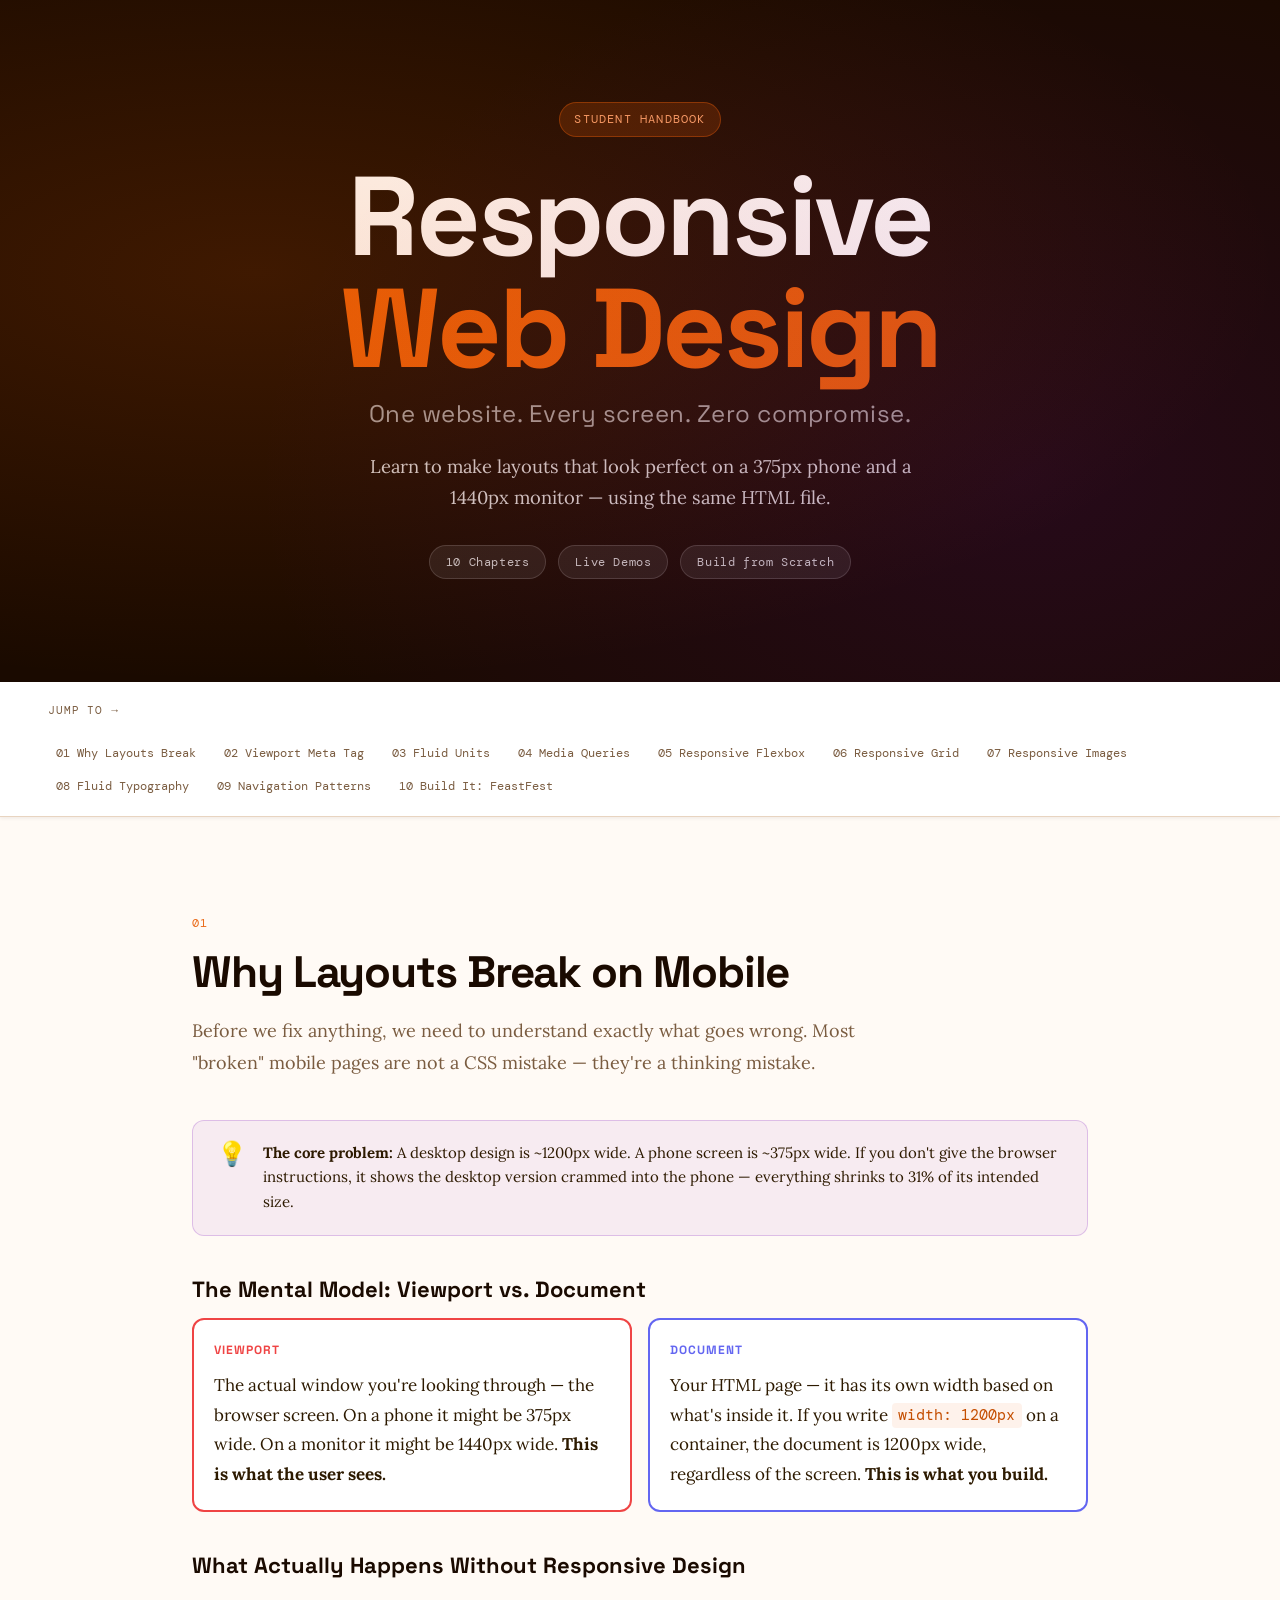
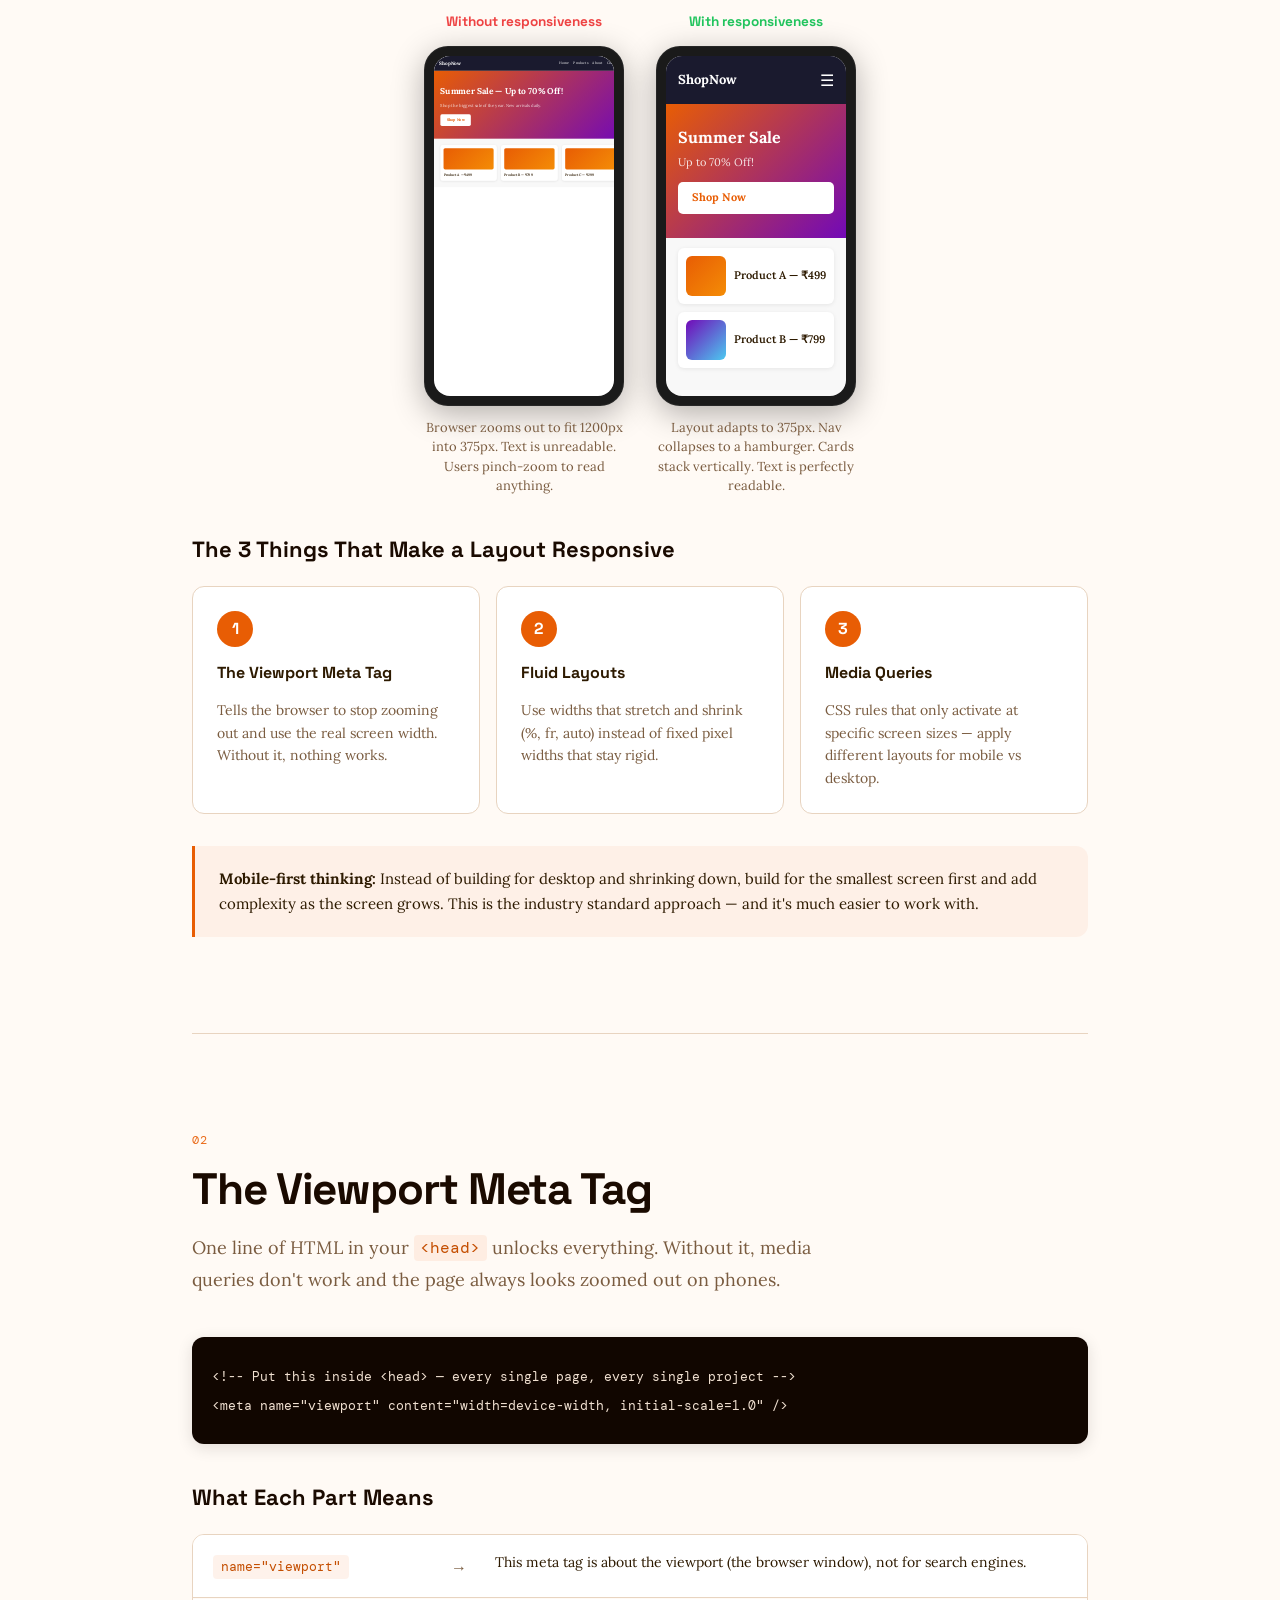
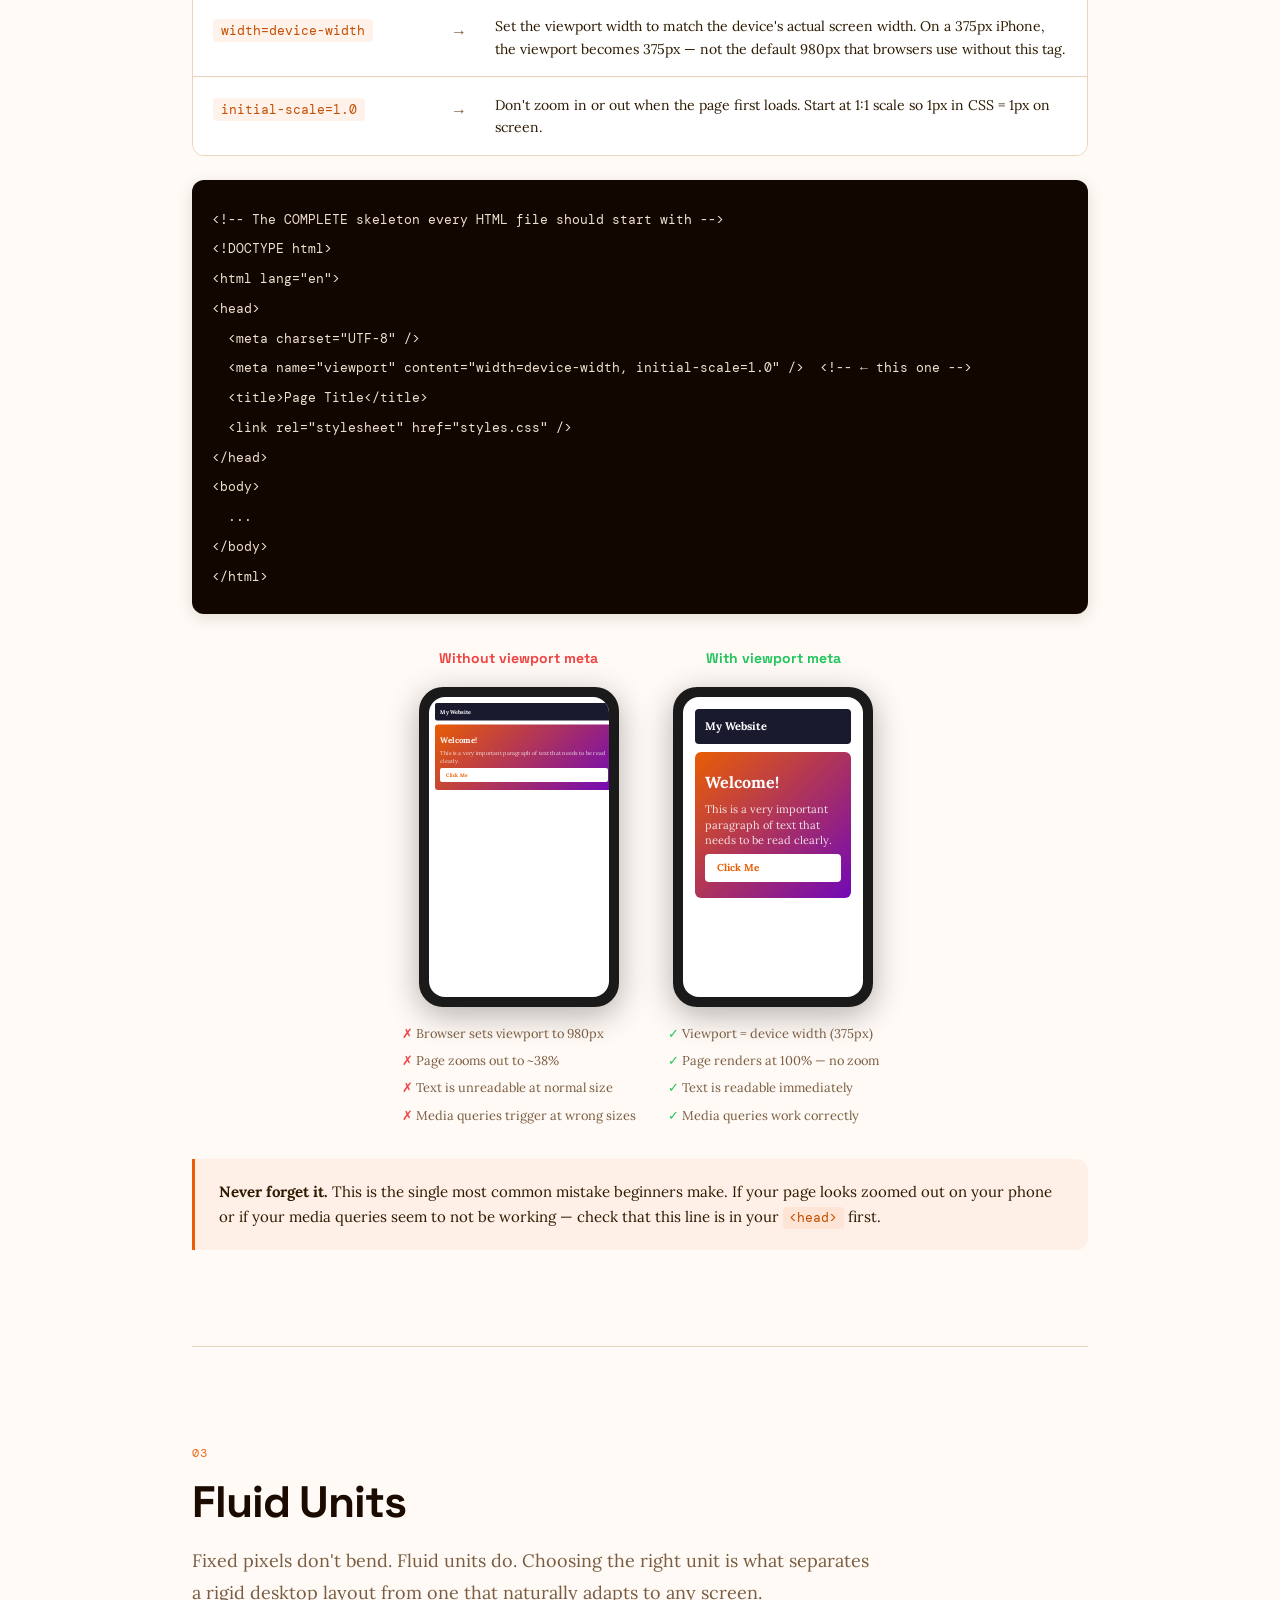
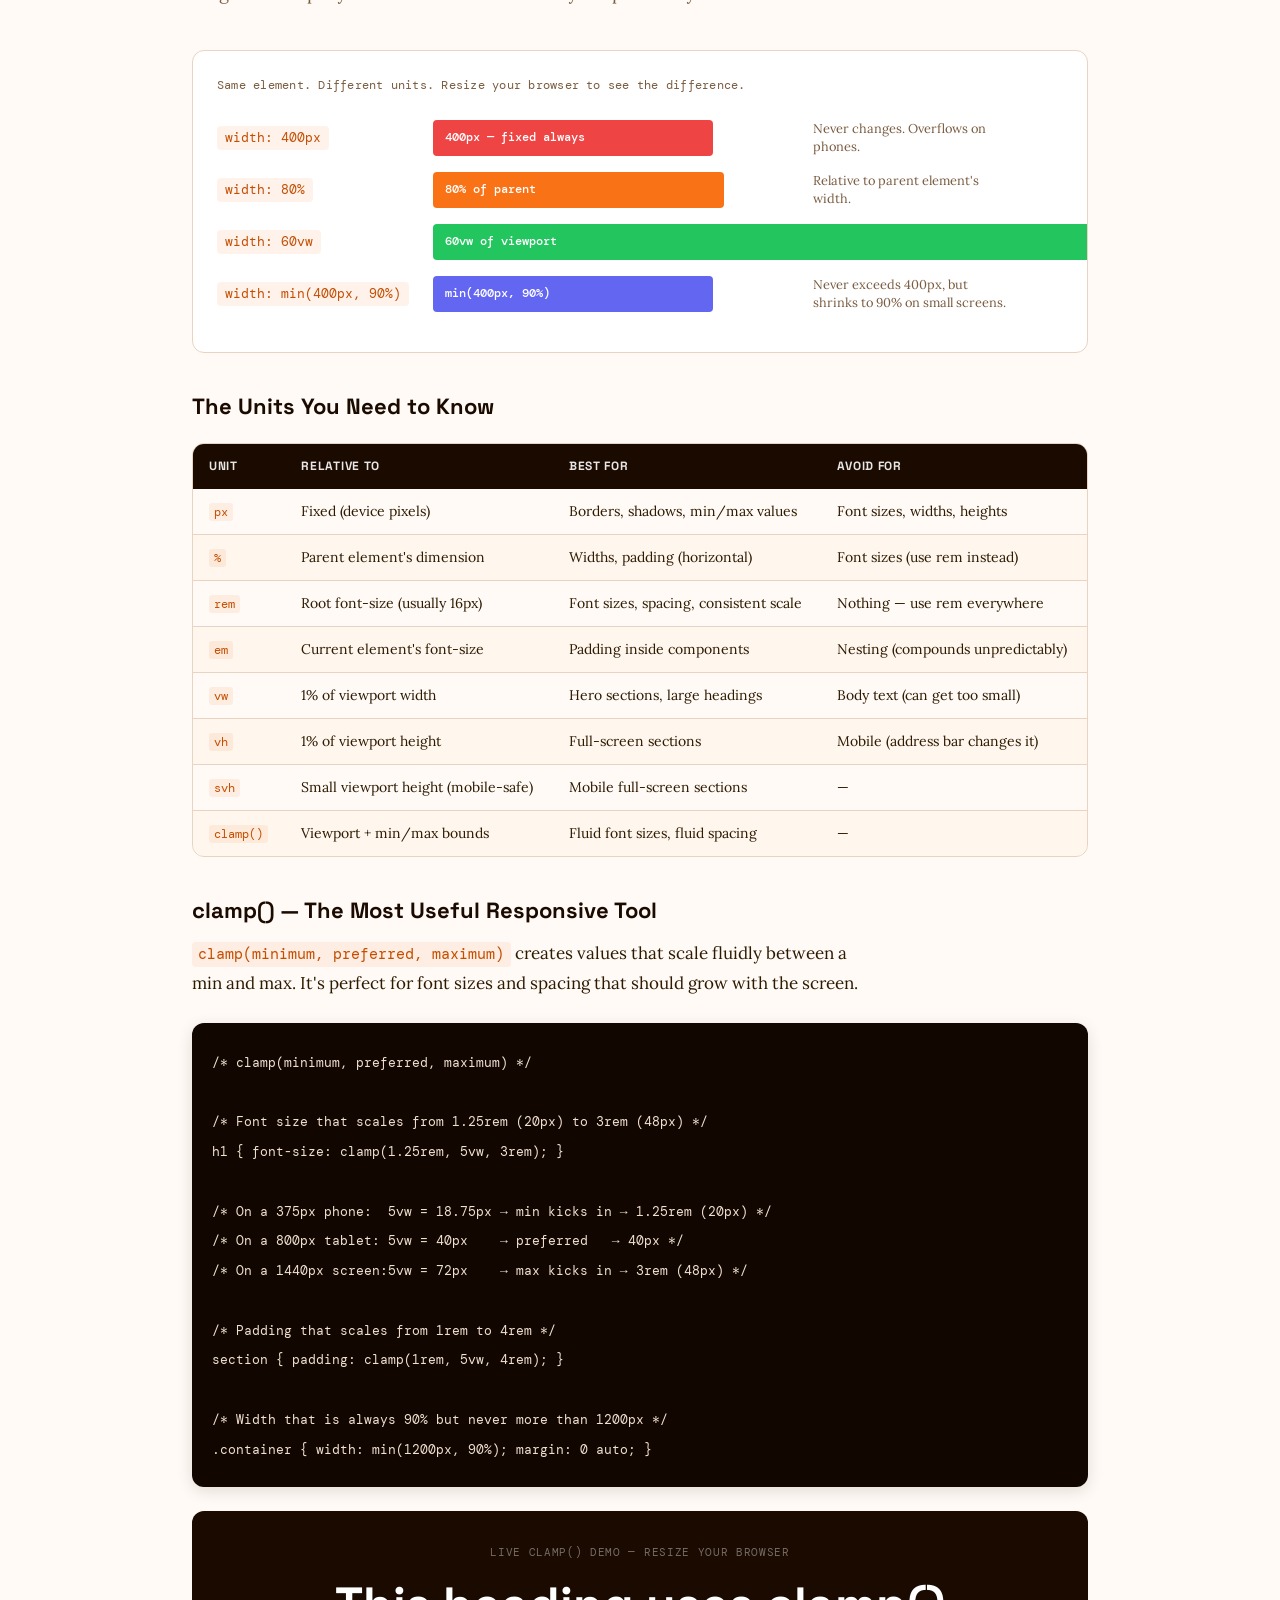
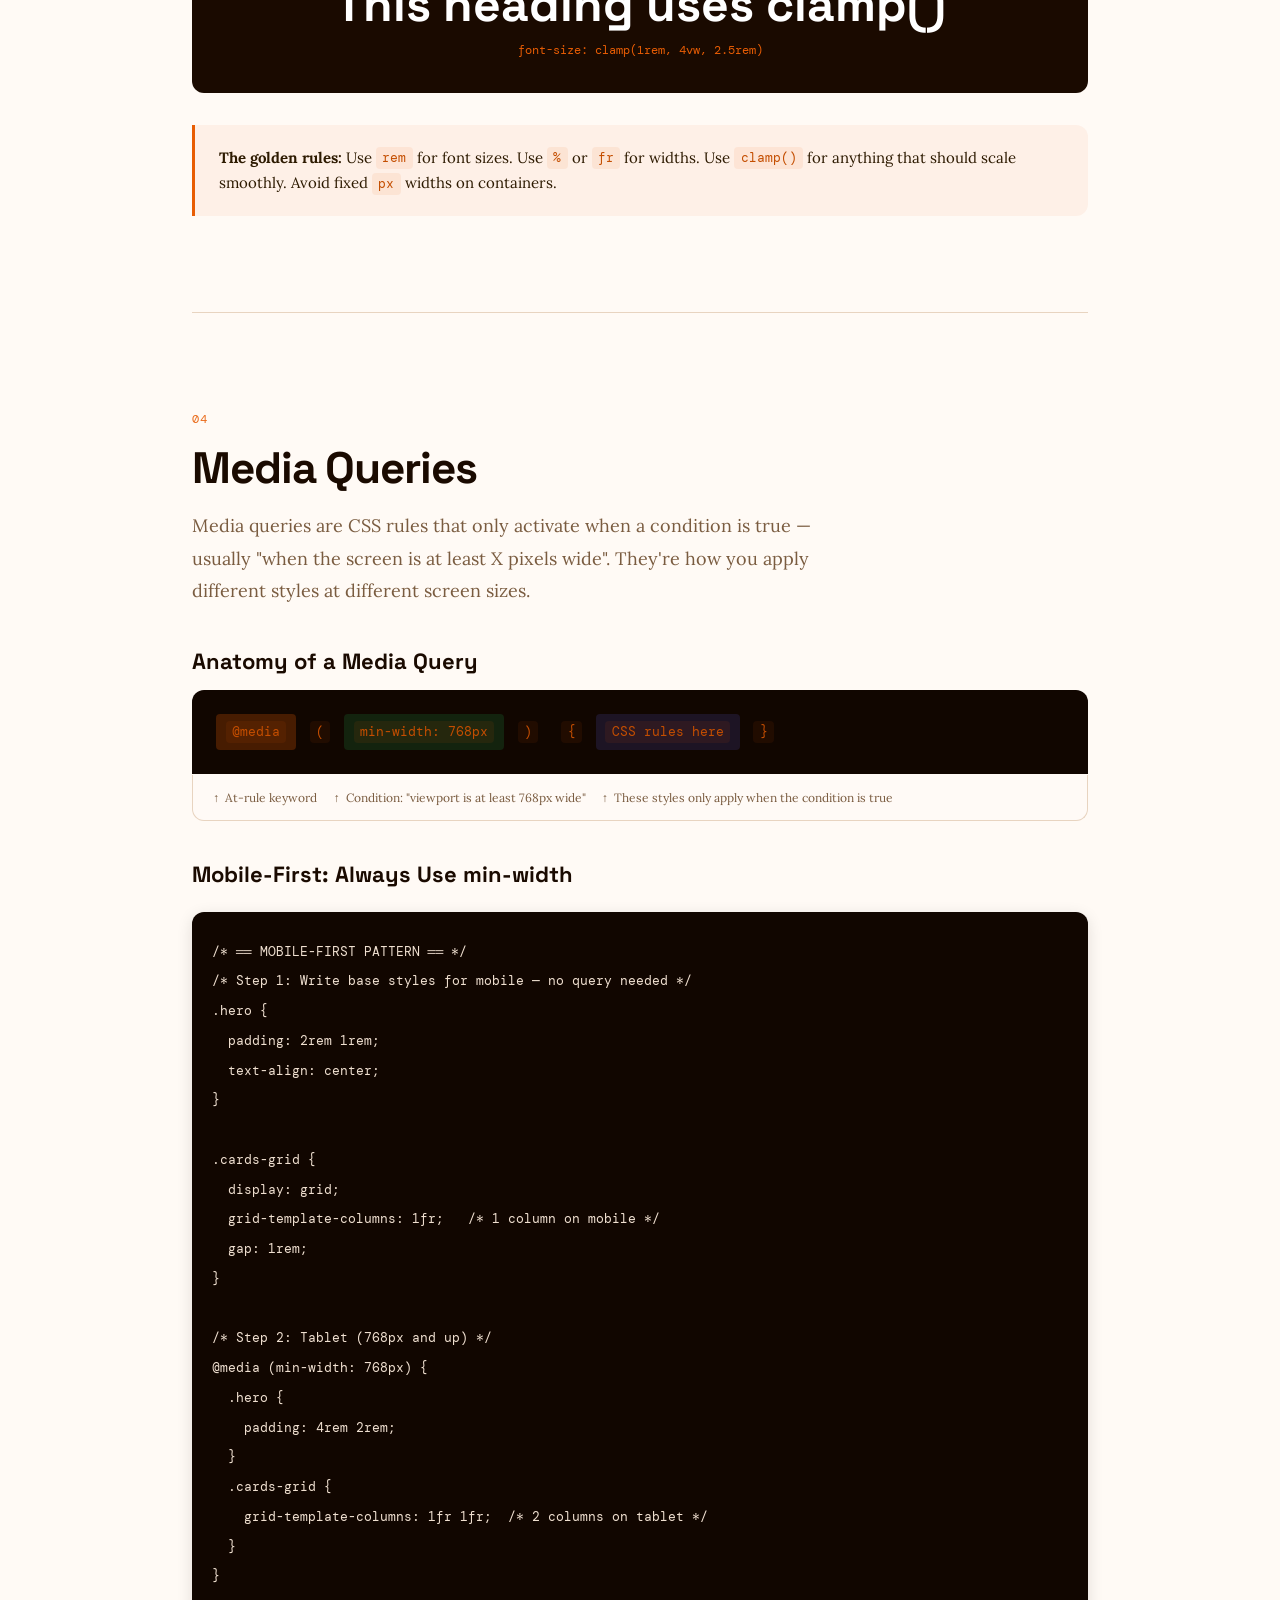
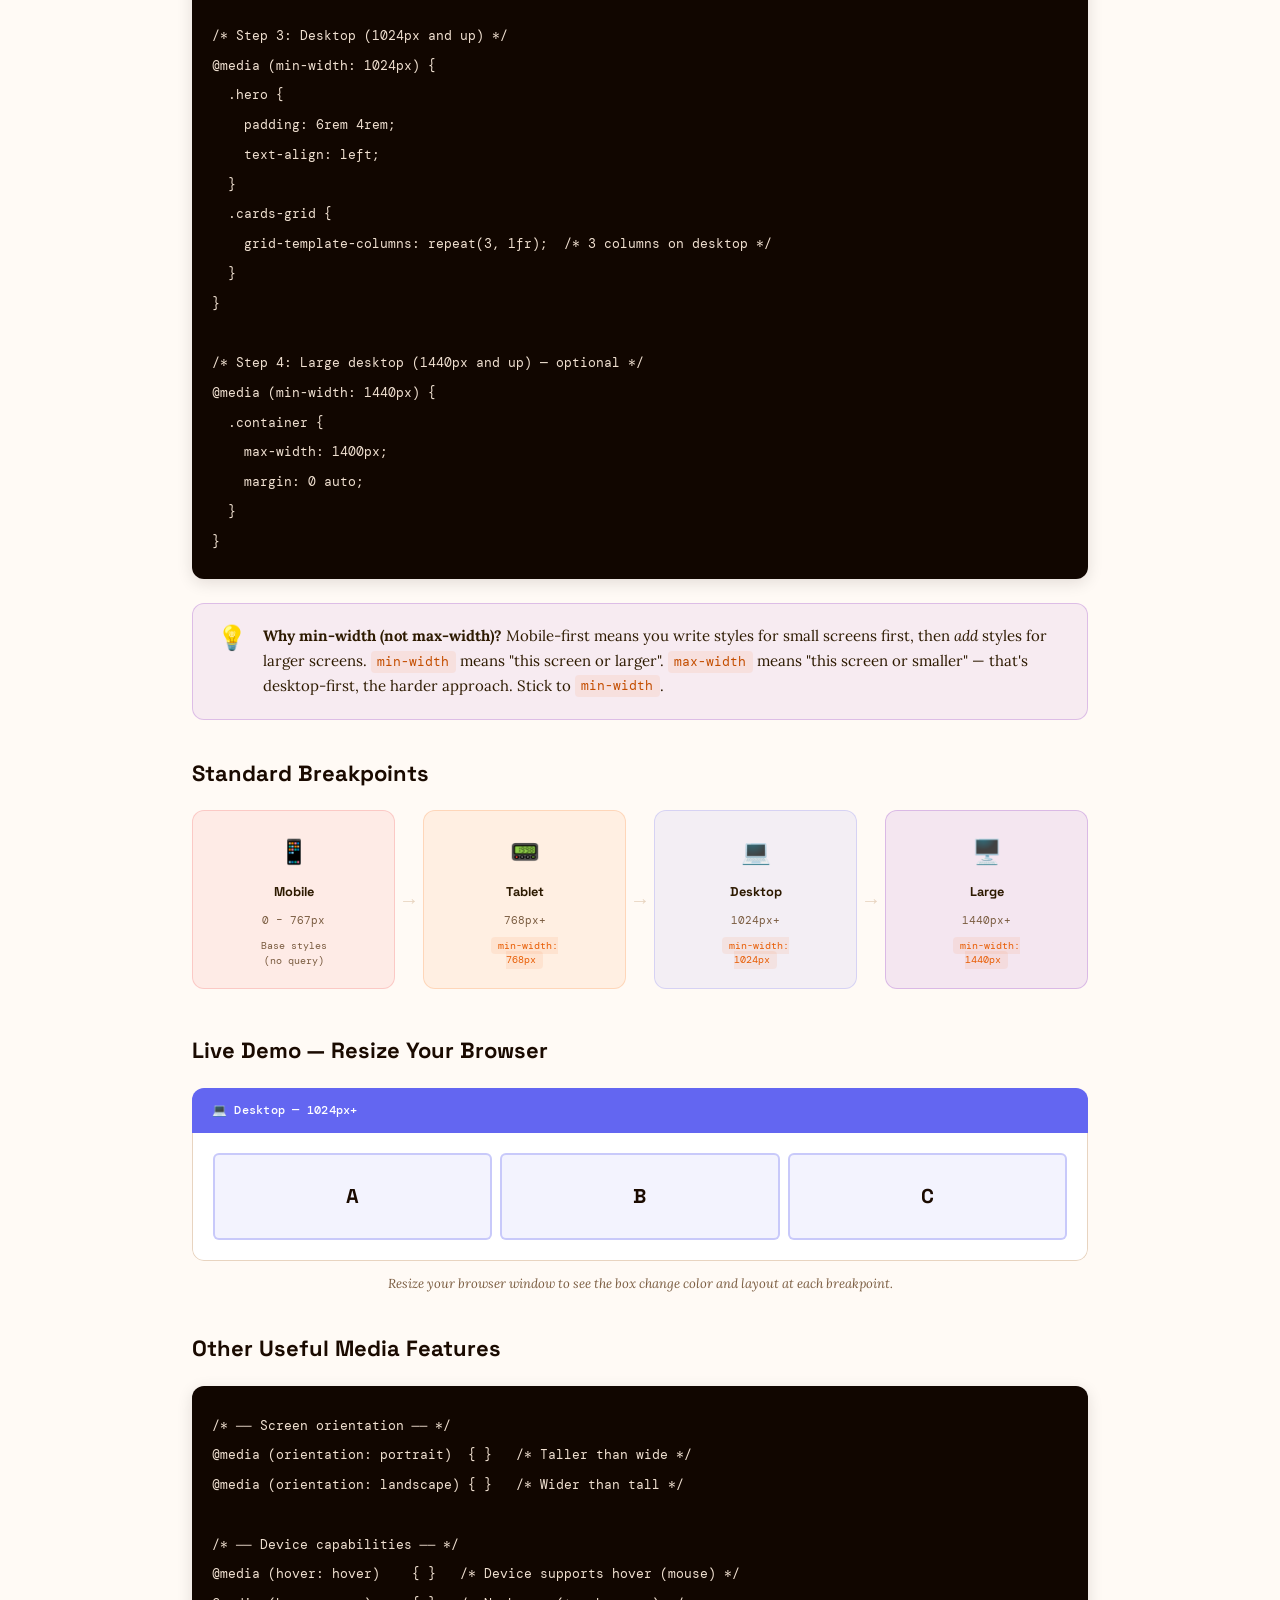
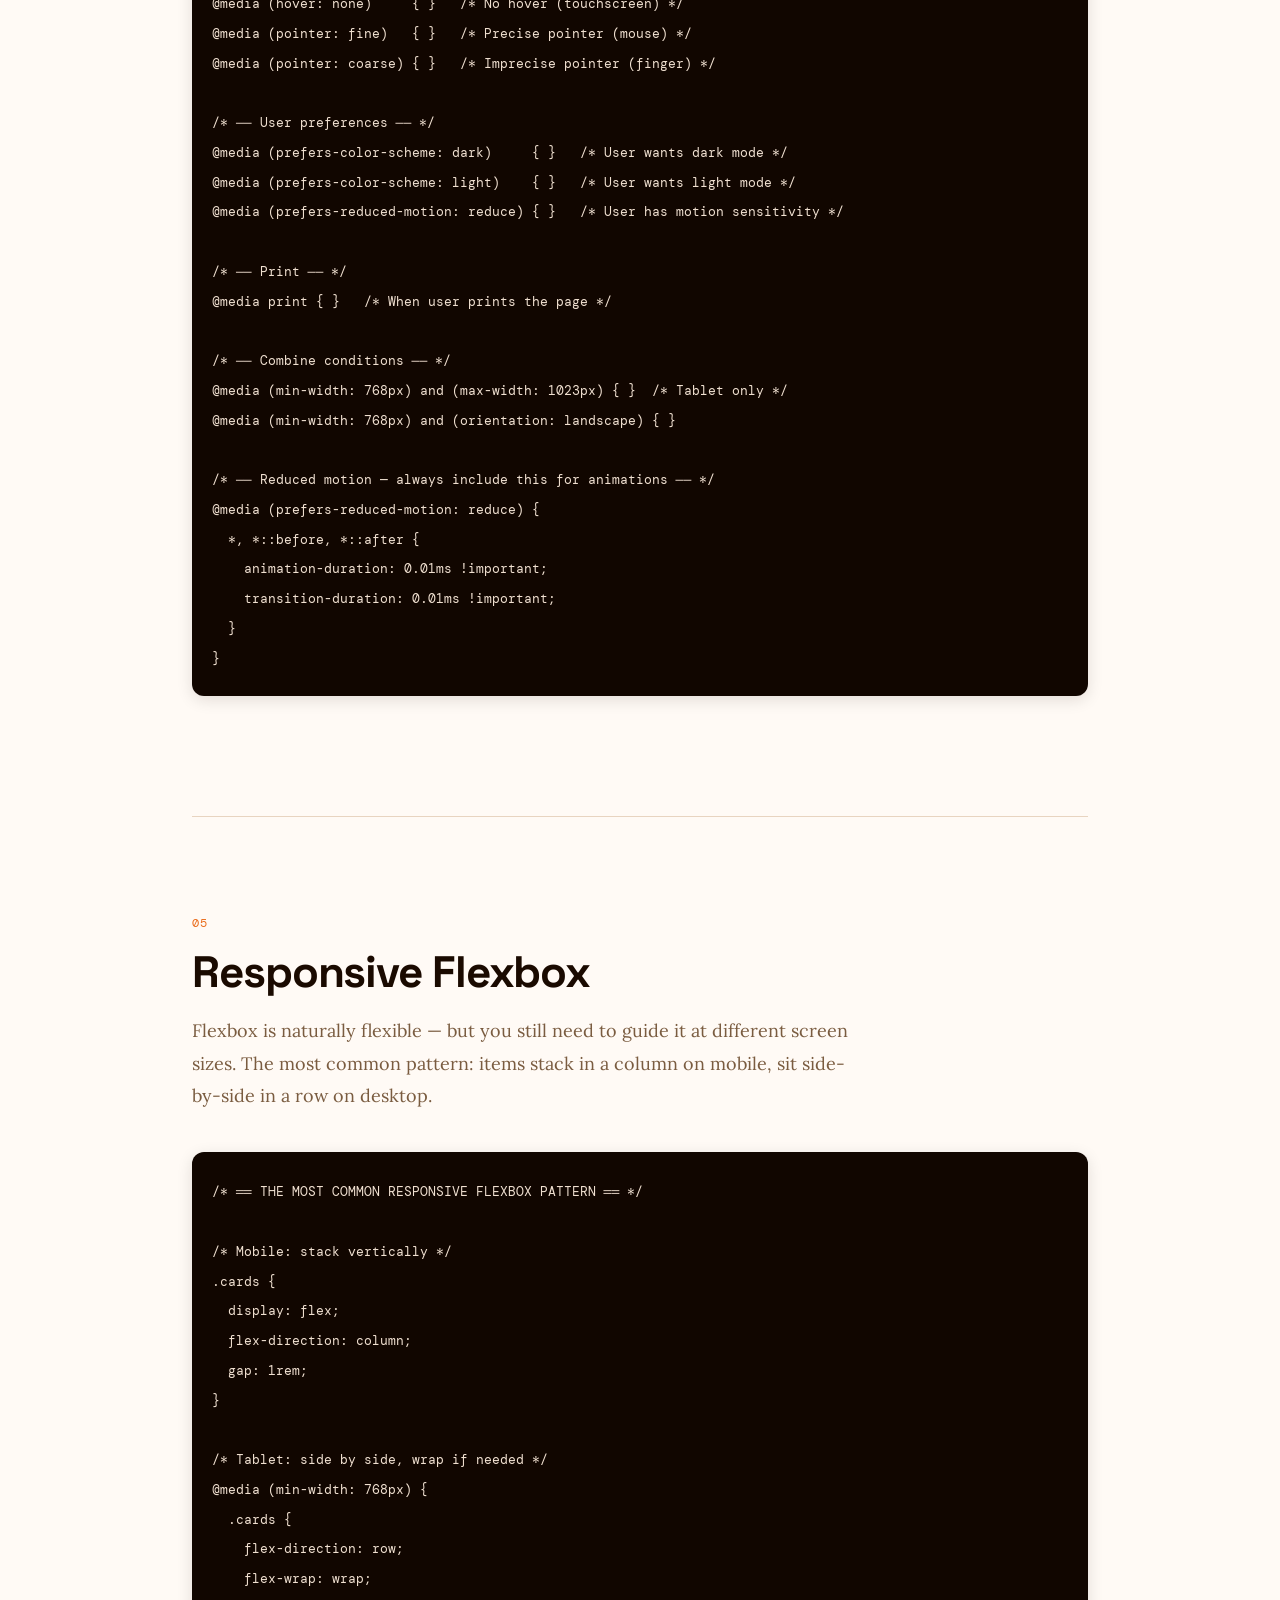
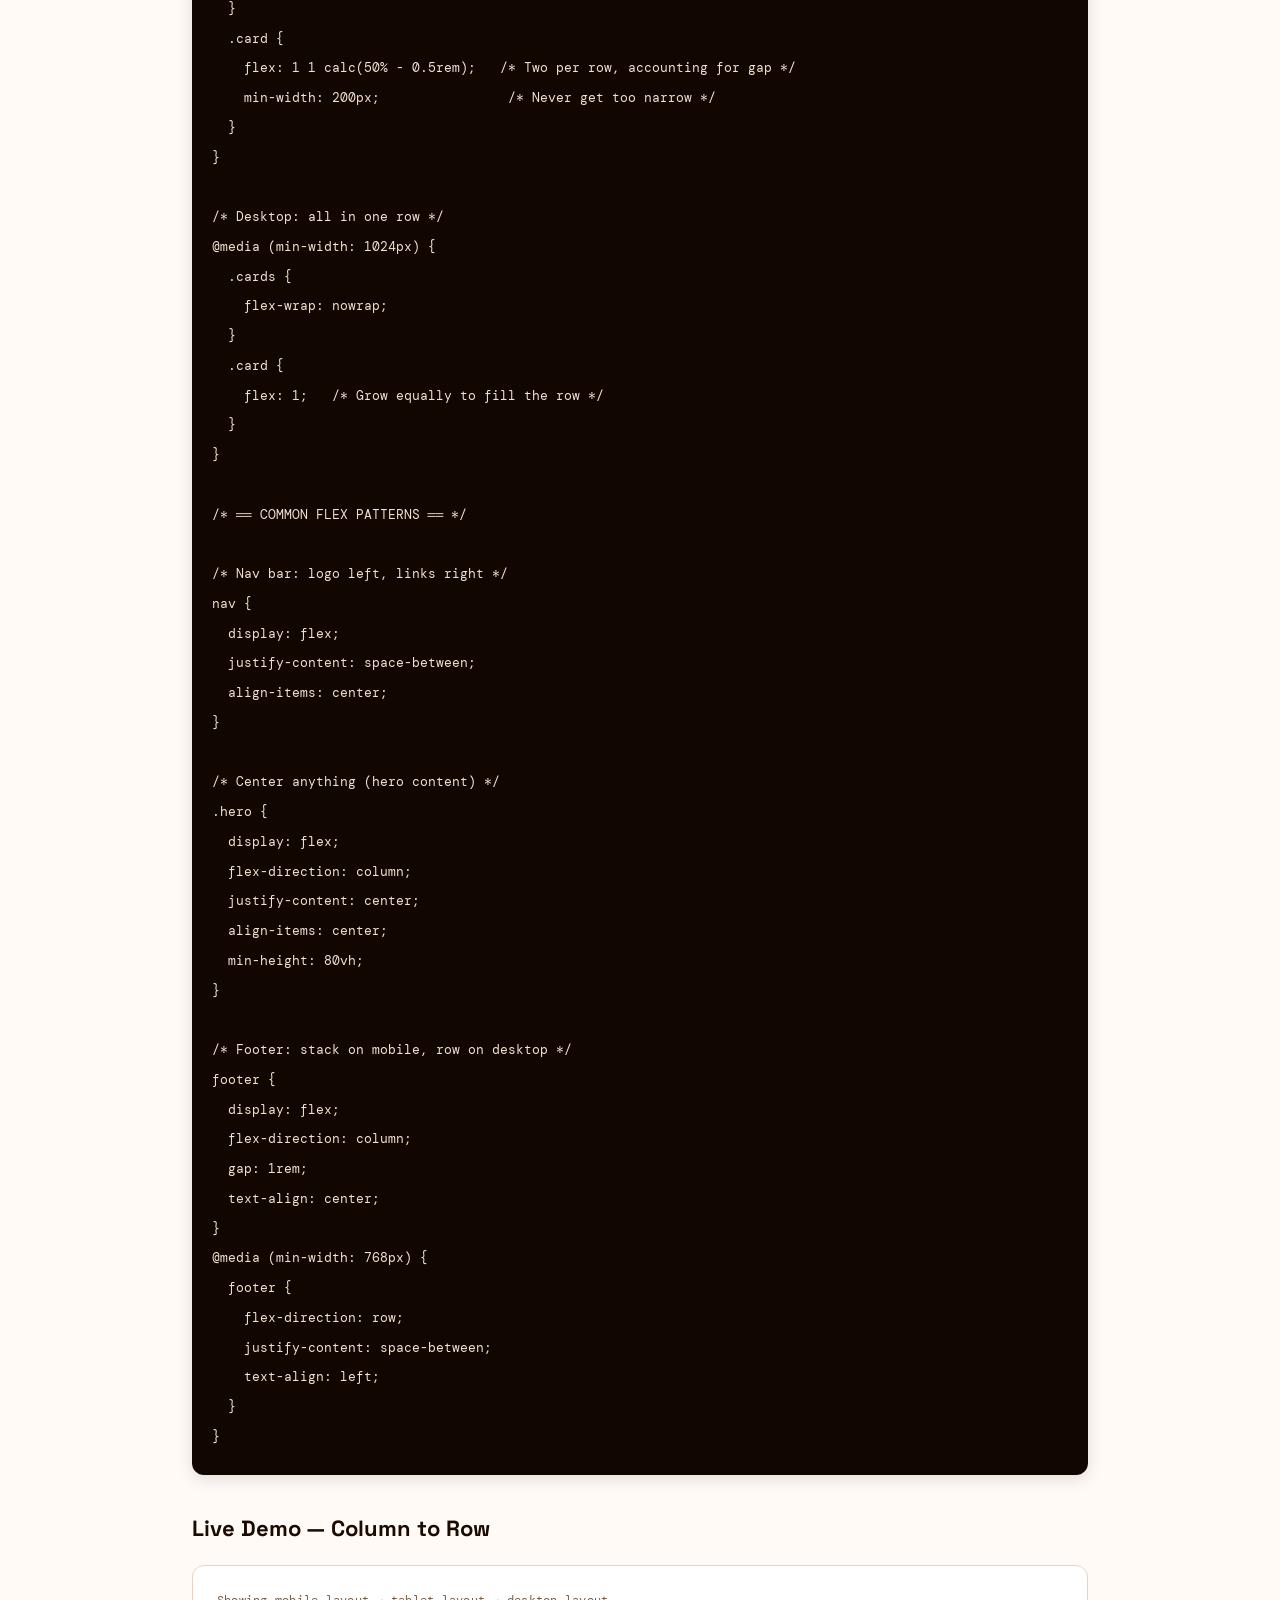
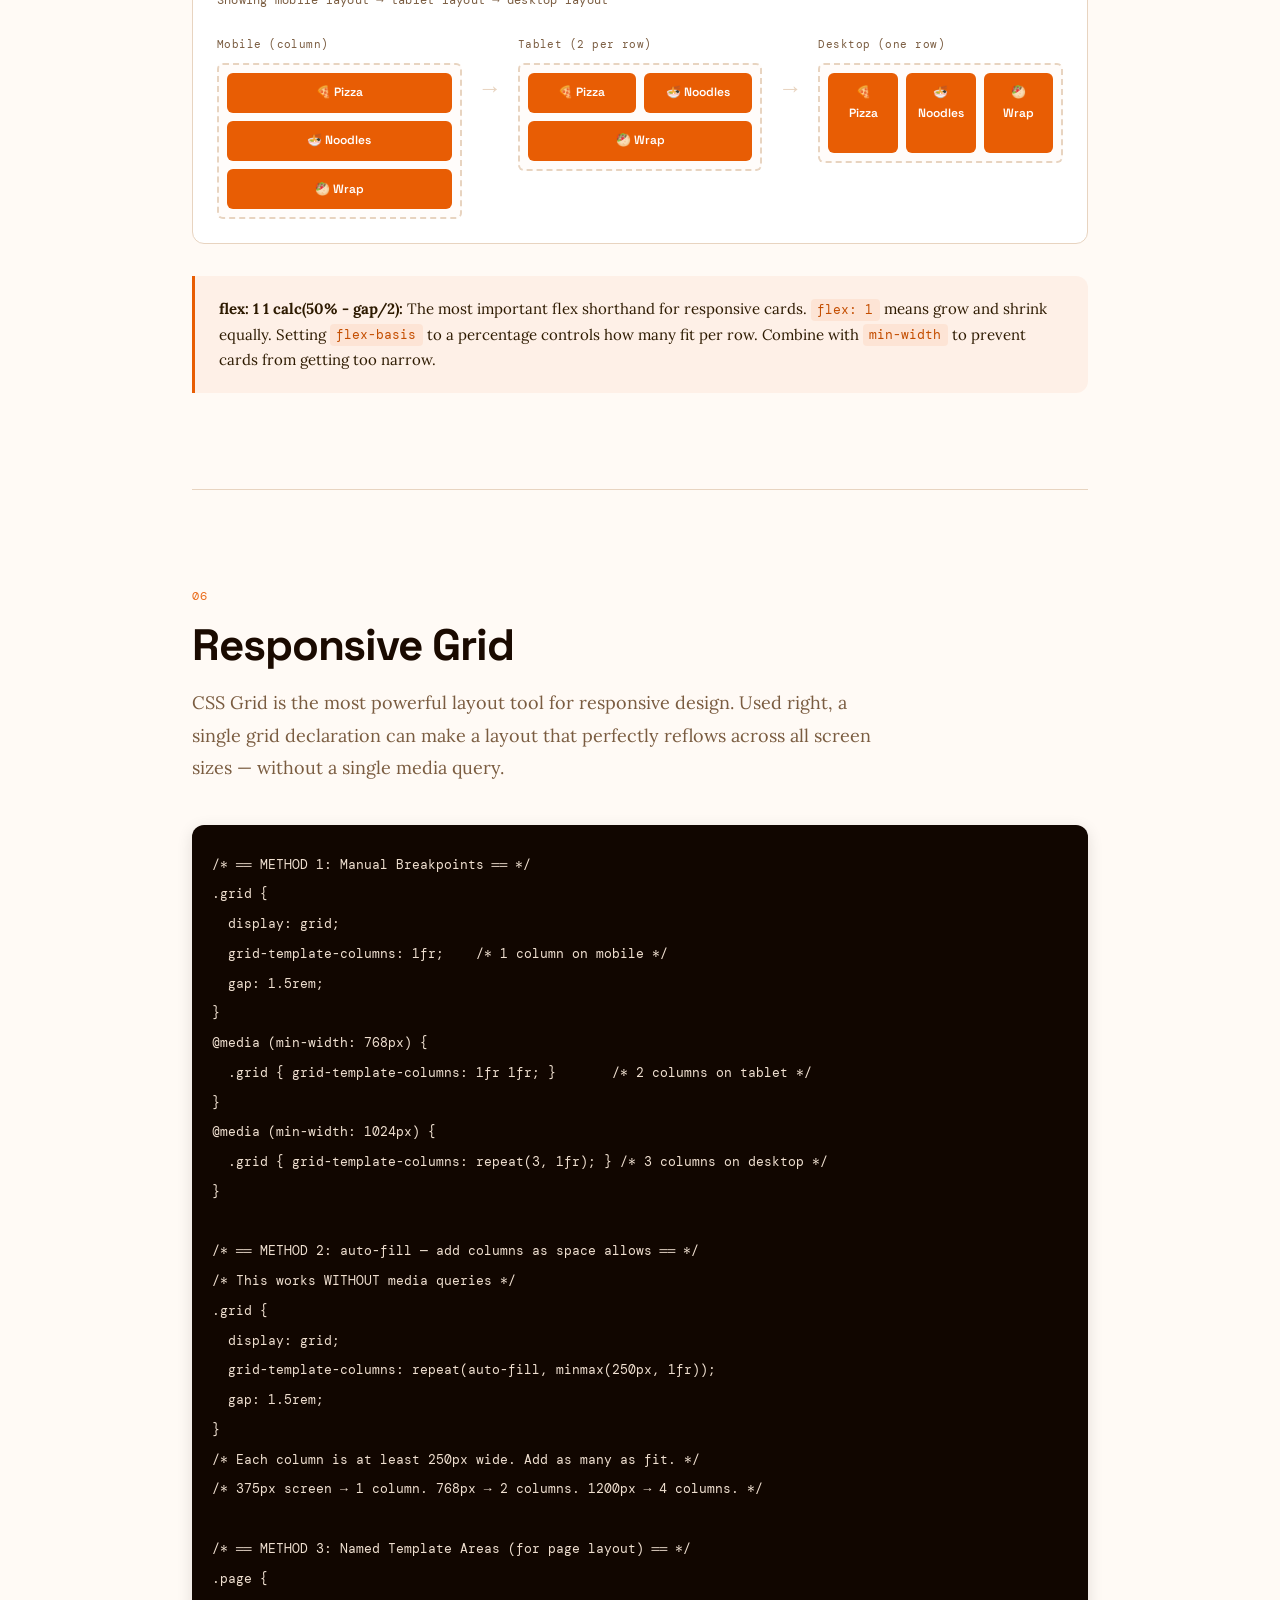
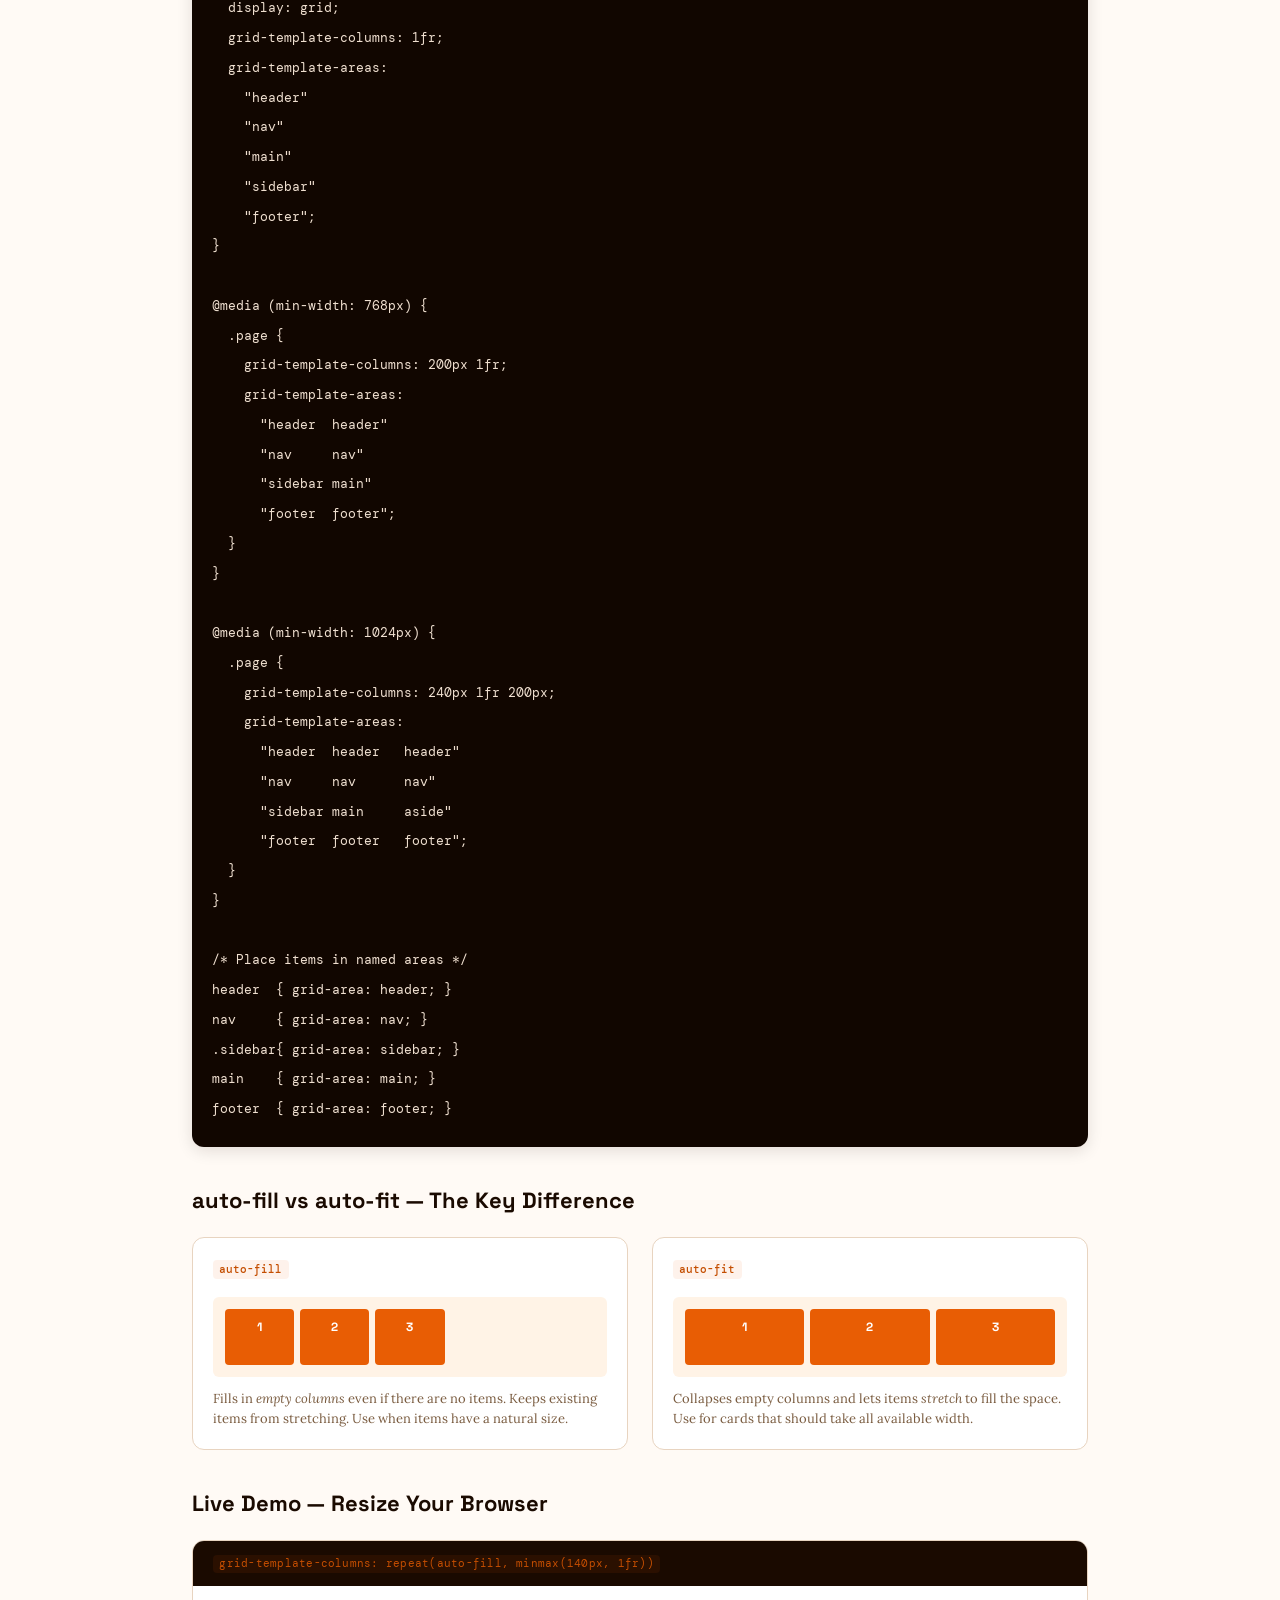
<file: responsive-guide/index.html>
<!DOCTYPE html>
<html lang="en">
<head>
  <meta charset="UTF-8" />
  <meta name="viewport" content="width=device-width, initial-scale=1.0" />
  <meta name="description" content="Learn responsive web design from scratch — viewport, media queries, fluid units, flexbox, grid, and more." />
  <title>Responsive Web Design — Student Handbook</title>
  <link rel="preconnect" href="https://fonts.googleapis.com" />
  <link rel="preconnect" href="https://fonts.gstatic.com" crossorigin />
  <link href="https://fonts.googleapis.com/css2?family=Space+Grotesk:wght@400;500;600;700;800&family=DM+Mono:ital,wght@0,400;0,500;1,400&family=Lora:ital,wght@0,400;0,600;1,400&display=swap" rel="stylesheet" />
  <link rel="stylesheet" href="styles.css" />
</head>
<body>

  <!-- ============================================================
       HEADER
  ============================================================ -->
  <header class="site-header">
    <div class="header-badge">Student Handbook</div>
    <h1 class="hero-title">Responsive<br><span class="hero-accent">Web Design</span></h1>
    <p class="hero-sub">One website. Every screen. Zero compromise.</p>
    <p class="hero-desc">Learn to make layouts that look perfect on a 375px phone and a 1440px monitor — using the same HTML file.</p>
    <div class="hero-pills">
      <span class="pill">10 Chapters</span>
      <span class="pill">Live Demos</span>
      <span class="pill">Build from Scratch</span>
    </div>
  </header>

  <!-- ============================================================
       TABLE OF CONTENTS
  ============================================================ -->
  <nav class="toc" aria-label="Table of Contents">
    <span class="toc-label">Jump to →</span>
    <ul class="toc-list">
      <li><a href="#why-layouts-break">01 Why Layouts Break</a></li>
      <li><a href="#viewport-meta">02 Viewport Meta Tag</a></li>
      <li><a href="#fluid-units">03 Fluid Units</a></li>
      <li><a href="#media-queries">04 Media Queries</a></li>
      <li><a href="#responsive-flexbox">05 Responsive Flexbox</a></li>
      <li><a href="#responsive-grid">06 Responsive Grid</a></li>
      <li><a href="#responsive-images">07 Responsive Images</a></li>
      <li><a href="#fluid-typography">08 Fluid Typography</a></li>
      <li><a href="#nav-patterns">09 Navigation Patterns</a></li>
      <li><a href="#feastfest">10 Build It: FeastFest</a></li>
    </ul>
  </nav>

  <main class="main-content">

    <!-- ══════════════════════════════
         01 · WHY LAYOUTS BREAK
    ══════════════════════════════ -->
    <section id="why-layouts-break" class="chapter">
      <div class="ch-num">01</div>
      <h2 class="ch-title">Why Layouts Break on Mobile</h2>
      <p class="ch-intro">Before we fix anything, we need to understand exactly what goes wrong. Most "broken" mobile pages are not a CSS mistake — they're a thinking mistake.</p>

      <div class="insight-box">
        <div class="insight-icon">💡</div>
        <div class="insight-content">
          <strong>The core problem:</strong> A desktop design is ~1200px wide. A phone screen is ~375px wide. If you don't give the browser instructions, it shows the desktop version crammed into the phone — everything shrinks to 31% of its intended size.
        </div>
      </div>

      <h3 class="sub-heading">The Mental Model: Viewport vs. Document</h3>
      <div class="concept-grid">
        <div class="concept-card" style="--cc: #ef4444;">
          <div class="concept-label">Viewport</div>
          <p>The actual window you're looking through — the browser screen. On a phone it might be 375px wide. On a monitor it might be 1440px wide. <strong>This is what the user sees.</strong></p>
        </div>
        <div class="concept-card" style="--cc: #6366f1;">
          <div class="concept-label">Document</div>
          <p>Your HTML page — it has its own width based on what's inside it. If you write <code>width: 1200px</code> on a container, the document is 1200px wide, regardless of the screen. <strong>This is what you build.</strong></p>
        </div>
      </div>

      <h3 class="sub-heading">What Actually Happens Without Responsive Design</h3>
      <div class="phone-compare">

        <div class="phone-scenario">
          <div class="scenario-label bad-label">Without responsiveness</div>
          <div class="phone-frame">
            <div class="phone-screen">
              <div class="mock-desktop-page">
                <div class="mdp-header">
                  <span class="mdp-logo">ShopNow</span>
                  <div class="mdp-nav">
                    <span>Home</span><span>Products</span><span>About</span><span>Contact</span>
                  </div>
                </div>
                <div class="mdp-hero">
                  <p class="mdp-h1">Summer Sale — Up to 70% Off!</p>
                  <p class="mdp-p">Shop the biggest sale of the year. New arrivals daily.</p>
                  <div class="mdp-btn">Shop Now</div>
                </div>
                <div class="mdp-cards">
                  <div class="mdp-card"><div class="mdp-img"></div><p>Product A — ₹499</p></div>
                  <div class="mdp-card"><div class="mdp-img"></div><p>Product B — ₹799</p></div>
                  <div class="mdp-card"><div class="mdp-img"></div><p>Product C — ₹299</p></div>
                </div>
              </div>
            </div>
          </div>
          <p class="scenario-note">Browser zooms out to fit 1200px into 375px. Text is unreadable. Users pinch-zoom to read anything.</p>
        </div>

        <div class="phone-scenario">
          <div class="scenario-label good-label">With responsiveness</div>
          <div class="phone-frame">
            <div class="phone-screen phone-screen-responsive">
              <div class="mrp-page">
                <div class="mrp-header">
                  <span class="mrp-logo">ShopNow</span>
                  <span class="mrp-menu">☰</span>
                </div>
                <div class="mrp-hero">
                  <p class="mrp-h1">Summer Sale</p>
                  <p class="mrp-sub">Up to 70% Off!</p>
                  <div class="mrp-btn">Shop Now</div>
                </div>
                <div class="mrp-cards">
                  <div class="mrp-card"><div class="mrp-img mrp-img-a"></div><p>Product A — ₹499</p></div>
                  <div class="mrp-card"><div class="mrp-img mrp-img-b"></div><p>Product B — ₹799</p></div>
                </div>
              </div>
            </div>
          </div>
          <p class="scenario-note">Layout adapts to 375px. Nav collapses to a hamburger. Cards stack vertically. Text is perfectly readable.</p>
        </div>

      </div>

      <h3 class="sub-heading">The 3 Things That Make a Layout Responsive</h3>
      <div class="three-pillars">
        <div class="pillar">
          <div class="pillar-num">1</div>
          <div class="pillar-title">The Viewport Meta Tag</div>
          <p>Tells the browser to stop zooming out and use the real screen width. Without it, nothing works.</p>
        </div>
        <div class="pillar">
          <div class="pillar-num">2</div>
          <div class="pillar-title">Fluid Layouts</div>
          <p>Use widths that stretch and shrink (%, fr, auto) instead of fixed pixel widths that stay rigid.</p>
        </div>
        <div class="pillar">
          <div class="pillar-num">3</div>
          <div class="pillar-title">Media Queries</div>
          <p>CSS rules that only activate at specific screen sizes — apply different layouts for mobile vs desktop.</p>
        </div>
      </div>

      <div class="tip-box">
        <strong>Mobile-first thinking:</strong> Instead of building for desktop and shrinking down, build for the smallest screen first and add complexity as the screen grows. This is the industry standard approach — and it's much easier to work with.
      </div>
    </section>

    <!-- ══════════════════════════════
         02 · VIEWPORT META TAG
    ══════════════════════════════ -->
    <section id="viewport-meta" class="chapter">
      <div class="ch-num">02</div>
      <h2 class="ch-title">The Viewport Meta Tag</h2>
      <p class="ch-intro">One line of HTML in your <code>&lt;head&gt;</code> unlocks everything. Without it, media queries don't work and the page always looks zoomed out on phones.</p>

      <div class="code-block full-code"><pre><code>&lt;!-- Put this inside &lt;head&gt; — every single page, every single project --&gt;
&lt;meta name="viewport" content="width=device-width, initial-scale=1.0" /&gt;</code></pre></div>

      <h3 class="sub-heading">What Each Part Means</h3>
      <div class="attr-breakdown">
        <div class="attr-row">
          <div class="attr-piece"><code>name="viewport"</code></div>
          <div class="attr-arrow">→</div>
          <div class="attr-meaning">This meta tag is about the viewport (the browser window), not for search engines.</div>
        </div>
        <div class="attr-row">
          <div class="attr-piece"><code>width=device-width</code></div>
          <div class="attr-arrow">→</div>
          <div class="attr-meaning">Set the viewport width to match the device's actual screen width. On a 375px iPhone, the viewport becomes 375px — not the default 980px that browsers use without this tag.</div>
        </div>
        <div class="attr-row">
          <div class="attr-piece"><code>initial-scale=1.0</code></div>
          <div class="attr-arrow">→</div>
          <div class="attr-meaning">Don't zoom in or out when the page first loads. Start at 1:1 scale so 1px in CSS = 1px on screen.</div>
        </div>
      </div>

      <div class="code-block full-code"><pre><code>&lt;!-- The COMPLETE skeleton every HTML file should start with --&gt;
&lt;!DOCTYPE html&gt;
&lt;html lang="en"&gt;
&lt;head&gt;
  &lt;meta charset="UTF-8" /&gt;
  &lt;meta name="viewport" content="width=device-width, initial-scale=1.0" /&gt;  &lt;!-- ← this one --&gt;
  &lt;title&gt;Page Title&lt;/title&gt;
  &lt;link rel="stylesheet" href="styles.css" /&gt;
&lt;/head&gt;
&lt;body&gt;
  ...
&lt;/body&gt;
&lt;/html&gt;</code></pre></div>

      <div class="before-after-demo">
        <div class="ba-col">
          <div class="ba-label ba-label-bad">Without viewport meta</div>
          <div class="ba-phone">
            <div class="ba-screen">
              <div class="ba-content ba-content-zoomed">
                <div class="bac-header">My Website</div>
                <div class="bac-hero">
                  <div class="bac-h1">Welcome!</div>
                  <div class="bac-p">This is a very important paragraph of text that needs to be read clearly.</div>
                  <div class="bac-btn">Click Me</div>
                </div>
              </div>
            </div>
          </div>
          <ul class="ba-issues">
            <li>Browser sets viewport to 980px</li>
            <li>Page zooms out to ~38%</li>
            <li>Text is unreadable at normal size</li>
            <li>Media queries trigger at wrong sizes</li>
          </ul>
        </div>
        <div class="ba-col">
          <div class="ba-label ba-label-good">With viewport meta</div>
          <div class="ba-phone">
            <div class="ba-screen">
              <div class="ba-content ba-content-normal">
                <div class="bac-header">My Website</div>
                <div class="bac-hero">
                  <div class="bac-h1">Welcome!</div>
                  <div class="bac-p">This is a very important paragraph of text that needs to be read clearly.</div>
                  <div class="bac-btn">Click Me</div>
                </div>
              </div>
            </div>
          </div>
          <ul class="ba-issues ba-goods">
            <li>Viewport = device width (375px)</li>
            <li>Page renders at 100% — no zoom</li>
            <li>Text is readable immediately</li>
            <li>Media queries work correctly</li>
          </ul>
        </div>
      </div>

      <div class="tip-box">
        <strong>Never forget it.</strong> This is the single most common mistake beginners make. If your page looks zoomed out on your phone or if your media queries seem to not be working — check that this line is in your <code>&lt;head&gt;</code> first.
      </div>
    </section>

    <!-- ══════════════════════════════
         03 · FLUID UNITS
    ══════════════════════════════ -->
    <section id="fluid-units" class="chapter">
      <div class="ch-num">03</div>
      <h2 class="ch-title">Fluid Units</h2>
      <p class="ch-intro">Fixed pixels don't bend. Fluid units do. Choosing the right unit is what separates a rigid desktop layout from one that naturally adapts to any screen.</p>

      <div class="units-visual">
        <div class="uv-label">Same element. Different units. Resize your browser to see the difference.</div>

        <div class="unit-row">
          <div class="unit-name"><code>width: 400px</code></div>
          <div class="unit-bar-wrap"><div class="unit-bar unit-px">400px — fixed always</div></div>
          <div class="unit-desc">Never changes. Overflows on phones.</div>
        </div>
        <div class="unit-row">
          <div class="unit-name"><code>width: 80%</code></div>
          <div class="unit-bar-wrap"><div class="unit-bar unit-pct">80% of parent</div></div>
          <div class="unit-desc">Relative to parent element's width.</div>
        </div>
        <div class="unit-row">
          <div class="unit-name"><code>width: 60vw</code></div>
          <div class="unit-bar-wrap"><div class="unit-bar unit-vw">60vw of viewport</div></div>
          <div class="unit-desc">60% of the browser window width. Always.</div>
        </div>
        <div class="unit-row">
          <div class="unit-name"><code>width: min(400px, 90%)</code></div>
          <div class="unit-bar-wrap"><div class="unit-bar unit-min">min(400px, 90%)</div></div>
          <div class="unit-desc">Never exceeds 400px, but shrinks to 90% on small screens.</div>
        </div>
      </div>

      <h3 class="sub-heading">The Units You Need to Know</h3>
      <div class="units-table">
        <table>
          <thead>
            <tr><th>Unit</th><th>Relative To</th><th>Best For</th><th>Avoid For</th></tr>
          </thead>
          <tbody>
            <tr>
              <td><code>px</code></td>
              <td>Fixed (device pixels)</td>
              <td>Borders, shadows, min/max values</td>
              <td>Font sizes, widths, heights</td>
            </tr>
            <tr>
              <td><code>%</code></td>
              <td>Parent element's dimension</td>
              <td>Widths, padding (horizontal)</td>
              <td>Font sizes (use rem instead)</td>
            </tr>
            <tr>
              <td><code>rem</code></td>
              <td>Root font-size (usually 16px)</td>
              <td>Font sizes, spacing, consistent scale</td>
              <td>Nothing — use rem everywhere</td>
            </tr>
            <tr>
              <td><code>em</code></td>
              <td>Current element's font-size</td>
              <td>Padding inside components</td>
              <td>Nesting (compounds unpredictably)</td>
            </tr>
            <tr>
              <td><code>vw</code></td>
              <td>1% of viewport width</td>
              <td>Hero sections, large headings</td>
              <td>Body text (can get too small)</td>
            </tr>
            <tr>
              <td><code>vh</code></td>
              <td>1% of viewport height</td>
              <td>Full-screen sections</td>
              <td>Mobile (address bar changes it)</td>
            </tr>
            <tr>
              <td><code>svh</code></td>
              <td>Small viewport height (mobile-safe)</td>
              <td>Mobile full-screen sections</td>
              <td>—</td>
            </tr>
            <tr>
              <td><code>clamp()</code></td>
              <td>Viewport + min/max bounds</td>
              <td>Fluid font sizes, fluid spacing</td>
              <td>—</td>
            </tr>
          </tbody>
        </table>
      </div>

      <h3 class="sub-heading">clamp() — The Most Useful Responsive Tool</h3>
      <p class="section-body-text"><code>clamp(minimum, preferred, maximum)</code> creates values that scale fluidly between a min and max. It's perfect for font sizes and spacing that should grow with the screen.</p>

      <div class="code-block full-code"><pre><code>/* clamp(minimum, preferred, maximum) */

/* Font size that scales from 1.25rem (20px) to 3rem (48px) */
h1 { font-size: clamp(1.25rem, 5vw, 3rem); }

/* On a 375px phone:  5vw = 18.75px → min kicks in → 1.25rem (20px) */
/* On a 800px tablet: 5vw = 40px    → preferred   → 40px */
/* On a 1440px screen:5vw = 72px    → max kicks in → 3rem (48px) */

/* Padding that scales from 1rem to 4rem */
section { padding: clamp(1rem, 5vw, 4rem); }

/* Width that is always 90% but never more than 1200px */
.container { width: min(1200px, 90%); margin: 0 auto; }</code></pre></div>

      <div class="clamp-demo">
        <div class="clamp-demo-label">Live clamp() demo — resize your browser</div>
        <div class="clamp-text-demo">This heading uses clamp()</div>
        <div class="clamp-sub-demo">font-size: clamp(1rem, 4vw, 2.5rem)</div>
      </div>

      <div class="tip-box">
        <strong>The golden rules:</strong> Use <code>rem</code> for font sizes. Use <code>%</code> or <code>fr</code> for widths. Use <code>clamp()</code> for anything that should scale smoothly. Avoid fixed <code>px</code> widths on containers.
      </div>
    </section>

    <!-- ══════════════════════════════
         04 · MEDIA QUERIES
    ══════════════════════════════ -->
    <section id="media-queries" class="chapter">
      <div class="ch-num">04</div>
      <h2 class="ch-title">Media Queries</h2>
      <p class="ch-intro">Media queries are CSS rules that only activate when a condition is true — usually "when the screen is at least X pixels wide". They're how you apply different styles at different screen sizes.</p>

      <h3 class="sub-heading">Anatomy of a Media Query</h3>
      <div class="mq-anatomy">
        <div class="mqa-piece mqa-at"><code>@media</code></div>
        <div class="mqa-piece mqa-paren"><code>(</code></div>
        <div class="mqa-piece mqa-feature"><code>min-width: 768px</code></div>
        <div class="mqa-piece mqa-paren"><code>)</code></div>
        <div class="mqa-piece mqa-brace"><code>{</code></div>
        <div class="mqa-piece mqa-rule"><code>CSS rules here</code></div>
        <div class="mqa-piece mqa-brace"><code>}</code></div>
      </div>
      <div class="mqa-labels">
        <div class="mqa-l mqa-l-at">At-rule keyword</div>
        <div class="mqa-l mqa-l-feature">Condition: "viewport is at least 768px wide"</div>
        <div class="mqa-l mqa-l-rule">These styles only apply when the condition is true</div>
      </div>

      <h3 class="sub-heading">Mobile-First: Always Use min-width</h3>
      <div class="code-block full-code"><pre><code>/* ══ MOBILE-FIRST PATTERN ══ */
/* Step 1: Write base styles for mobile — no query needed */
.hero {
  padding: 2rem 1rem;
  text-align: center;
}

.cards-grid {
  display: grid;
  grid-template-columns: 1fr;   /* 1 column on mobile */
  gap: 1rem;
}

/* Step 2: Tablet (768px and up) */
@media (min-width: 768px) {
  .hero {
    padding: 4rem 2rem;
  }
  .cards-grid {
    grid-template-columns: 1fr 1fr;  /* 2 columns on tablet */
  }
}

/* Step 3: Desktop (1024px and up) */
@media (min-width: 1024px) {
  .hero {
    padding: 6rem 4rem;
    text-align: left;
  }
  .cards-grid {
    grid-template-columns: repeat(3, 1fr);  /* 3 columns on desktop */
  }
}

/* Step 4: Large desktop (1440px and up) — optional */
@media (min-width: 1440px) {
  .container {
    max-width: 1400px;
    margin: 0 auto;
  }
}</code></pre></div>

      <div class="insight-box">
        <div class="insight-icon">💡</div>
        <div class="insight-content">
          <strong>Why min-width (not max-width)?</strong> Mobile-first means you write styles for small screens first, then <em>add</em> styles for larger screens. <code>min-width</code> means "this screen or larger". <code>max-width</code> means "this screen or smaller" — that's desktop-first, the harder approach. Stick to <code>min-width</code>.
        </div>
      </div>

      <h3 class="sub-heading">Standard Breakpoints</h3>
      <div class="breakpoints-visual">
        <div class="bp-track">
          <div class="bp-item bp-xs">
            <div class="bp-icon">📱</div>
            <div class="bp-name">Mobile</div>
            <div class="bp-range">0 – 767px</div>
            <div class="bp-note">Base styles<br>(no query)</div>
          </div>
          <div class="bp-arrow">→</div>
          <div class="bp-item bp-sm">
            <div class="bp-icon">📟</div>
            <div class="bp-name">Tablet</div>
            <div class="bp-range">768px+</div>
            <div class="bp-note"><code>min-width:<br>768px</code></div>
          </div>
          <div class="bp-arrow">→</div>
          <div class="bp-item bp-md">
            <div class="bp-icon">💻</div>
            <div class="bp-name">Desktop</div>
            <div class="bp-range">1024px+</div>
            <div class="bp-note"><code>min-width:<br>1024px</code></div>
          </div>
          <div class="bp-arrow">→</div>
          <div class="bp-item bp-lg">
            <div class="bp-icon">🖥️</div>
            <div class="bp-name">Large</div>
            <div class="bp-range">1440px+</div>
            <div class="bp-note"><code>min-width:<br>1440px</code></div>
          </div>
        </div>
      </div>

      <h3 class="sub-heading">Live Demo — Resize Your Browser</h3>
      <div class="mq-live-demo">
        <div class="mq-box">
          <div class="mq-status">
            <span class="mq-mobile-label">📱 Mobile — base styles</span>
            <span class="mq-tablet-label">📟 Tablet — 768px+</span>
            <span class="mq-desktop-label">💻 Desktop — 1024px+</span>
          </div>
          <div class="mq-layout-demo">
            <div class="mq-demo-item">A</div>
            <div class="mq-demo-item">B</div>
            <div class="mq-demo-item">C</div>
          </div>
        </div>
        <p class="mq-resize-note">Resize your browser window to see the box change color and layout at each breakpoint.</p>
      </div>

      <h3 class="sub-heading">Other Useful Media Features</h3>
      <div class="code-block full-code"><pre><code>/* ── Screen orientation ── */
@media (orientation: portrait)  { }   /* Taller than wide */
@media (orientation: landscape) { }   /* Wider than tall */

/* ── Device capabilities ── */
@media (hover: hover)    { }   /* Device supports hover (mouse) */
@media (hover: none)     { }   /* No hover (touchscreen) */
@media (pointer: fine)   { }   /* Precise pointer (mouse) */
@media (pointer: coarse) { }   /* Imprecise pointer (finger) */

/* ── User preferences ── */
@media (prefers-color-scheme: dark)     { }   /* User wants dark mode */
@media (prefers-color-scheme: light)    { }   /* User wants light mode */
@media (prefers-reduced-motion: reduce) { }   /* User has motion sensitivity */

/* ── Print ── */
@media print { }   /* When user prints the page */

/* ── Combine conditions ── */
@media (min-width: 768px) and (max-width: 1023px) { }  /* Tablet only */
@media (min-width: 768px) and (orientation: landscape) { }

/* ── Reduced motion — always include this for animations ── */
@media (prefers-reduced-motion: reduce) {
  *, *::before, *::after {
    animation-duration: 0.01ms !important;
    transition-duration: 0.01ms !important;
  }
}</code></pre></div>
    </section>

    <!-- ══════════════════════════════
         05 · RESPONSIVE FLEXBOX
    ══════════════════════════════ -->
    <section id="responsive-flexbox" class="chapter">
      <div class="ch-num">05</div>
      <h2 class="ch-title">Responsive Flexbox</h2>
      <p class="ch-intro">Flexbox is naturally flexible — but you still need to guide it at different screen sizes. The most common pattern: items stack in a column on mobile, sit side-by-side in a row on desktop.</p>

      <div class="code-block full-code"><pre><code>/* ══ THE MOST COMMON RESPONSIVE FLEXBOX PATTERN ══ */

/* Mobile: stack vertically */
.cards {
  display: flex;
  flex-direction: column;
  gap: 1rem;
}

/* Tablet: side by side, wrap if needed */
@media (min-width: 768px) {
  .cards {
    flex-direction: row;
    flex-wrap: wrap;
  }
  .card {
    flex: 1 1 calc(50% - 0.5rem);   /* Two per row, accounting for gap */
    min-width: 200px;                /* Never get too narrow */
  }
}

/* Desktop: all in one row */
@media (min-width: 1024px) {
  .cards {
    flex-wrap: nowrap;
  }
  .card {
    flex: 1;   /* Grow equally to fill the row */
  }
}

/* ══ COMMON FLEX PATTERNS ══ */

/* Nav bar: logo left, links right */
nav {
  display: flex;
  justify-content: space-between;
  align-items: center;
}

/* Center anything (hero content) */
.hero {
  display: flex;
  flex-direction: column;
  justify-content: center;
  align-items: center;
  min-height: 80vh;
}

/* Footer: stack on mobile, row on desktop */
footer {
  display: flex;
  flex-direction: column;
  gap: 1rem;
  text-align: center;
}
@media (min-width: 768px) {
  footer {
    flex-direction: row;
    justify-content: space-between;
    text-align: left;
  }
}</code></pre></div>

      <h3 class="sub-heading">Live Demo — Column to Row</h3>
      <div class="flex-demo-container">
        <div class="flex-demo-note">Showing mobile layout → tablet layout → desktop layout</div>
        <div class="flex-demo-stages">
          <div class="flex-stage">
            <div class="stage-label">Mobile (column)</div>
            <div class="flex-stage-box flex-col-demo">
              <div class="fd-item">🍕 Pizza</div>
              <div class="fd-item">🍜 Noodles</div>
              <div class="fd-item">🥙 Wrap</div>
            </div>
          </div>
          <div class="flex-stage-arrow">→</div>
          <div class="flex-stage">
            <div class="stage-label">Tablet (2 per row)</div>
            <div class="flex-stage-box flex-wrap-demo">
              <div class="fd-item fd-item-half">🍕 Pizza</div>
              <div class="fd-item fd-item-half">🍜 Noodles</div>
              <div class="fd-item fd-item-half">🥙 Wrap</div>
            </div>
          </div>
          <div class="flex-stage-arrow">→</div>
          <div class="flex-stage">
            <div class="stage-label">Desktop (one row)</div>
            <div class="flex-stage-box flex-row-demo">
              <div class="fd-item fd-item-grow">🍕 Pizza</div>
              <div class="fd-item fd-item-grow">🍜 Noodles</div>
              <div class="fd-item fd-item-grow">🥙 Wrap</div>
            </div>
          </div>
        </div>
      </div>

      <div class="tip-box">
        <strong>flex: 1 1 calc(50% - gap/2):</strong> The most important flex shorthand for responsive cards. <code>flex: 1</code> means grow and shrink equally. Setting <code>flex-basis</code> to a percentage controls how many fit per row. Combine with <code>min-width</code> to prevent cards from getting too narrow.
      </div>
    </section>

    <!-- ══════════════════════════════
         06 · RESPONSIVE GRID
    ══════════════════════════════ -->
    <section id="responsive-grid" class="chapter">
      <div class="ch-num">06</div>
      <h2 class="ch-title">Responsive Grid</h2>
      <p class="ch-intro">CSS Grid is the most powerful layout tool for responsive design. Used right, a single grid declaration can make a layout that perfectly reflows across all screen sizes — without a single media query.</p>

      <div class="code-block full-code"><pre><code>/* ══ METHOD 1: Manual Breakpoints ══ */
.grid {
  display: grid;
  grid-template-columns: 1fr;    /* 1 column on mobile */
  gap: 1.5rem;
}
@media (min-width: 768px) {
  .grid { grid-template-columns: 1fr 1fr; }       /* 2 columns on tablet */
}
@media (min-width: 1024px) {
  .grid { grid-template-columns: repeat(3, 1fr); } /* 3 columns on desktop */
}

/* ══ METHOD 2: auto-fill — add columns as space allows ══ */
/* This works WITHOUT media queries */
.grid {
  display: grid;
  grid-template-columns: repeat(auto-fill, minmax(250px, 1fr));
  gap: 1.5rem;
}
/* Each column is at least 250px wide. Add as many as fit. */
/* 375px screen → 1 column. 768px → 2 columns. 1200px → 4 columns. */

/* ══ METHOD 3: Named Template Areas (for page layout) ══ */
.page {
  display: grid;
  grid-template-columns: 1fr;
  grid-template-areas:
    "header"
    "nav"
    "main"
    "sidebar"
    "footer";
}

@media (min-width: 768px) {
  .page {
    grid-template-columns: 200px 1fr;
    grid-template-areas:
      "header  header"
      "nav     nav"
      "sidebar main"
      "footer  footer";
  }
}

@media (min-width: 1024px) {
  .page {
    grid-template-columns: 240px 1fr 200px;
    grid-template-areas:
      "header  header   header"
      "nav     nav      nav"
      "sidebar main     aside"
      "footer  footer   footer";
  }
}

/* Place items in named areas */
header  { grid-area: header; }
nav     { grid-area: nav; }
.sidebar{ grid-area: sidebar; }
main    { grid-area: main; }
footer  { grid-area: footer; }</code></pre></div>

      <h3 class="sub-heading">auto-fill vs auto-fit — The Key Difference</h3>
      <div class="autofill-compare">
        <div class="af-col">
          <div class="af-label"><code>auto-fill</code></div>
          <div class="af-grid af-fill-grid">
            <div class="af-item">1</div>
            <div class="af-item">2</div>
            <div class="af-item">3</div>
          </div>
          <p class="af-desc">Fills in <em>empty columns</em> even if there are no items. Keeps existing items from stretching. Use when items have a natural size.</p>
        </div>
        <div class="af-col">
          <div class="af-label"><code>auto-fit</code></div>
          <div class="af-grid af-fit-grid">
            <div class="af-item">1</div>
            <div class="af-item">2</div>
            <div class="af-item">3</div>
          </div>
          <p class="af-desc">Collapses empty columns and lets items <em>stretch</em> to fill the space. Use for cards that should take all available width.</p>
        </div>
      </div>

      <h3 class="sub-heading">Live Demo — Resize Your Browser</h3>
      <div class="grid-live-demo">
        <div class="grid-demo-label"><code>grid-template-columns: repeat(auto-fill, minmax(140px, 1fr))</code></div>
        <div class="grid-live">
          <div class="gl-item">🍕 Pizza Stall</div>
          <div class="gl-item">🍜 Noodle Bar</div>
          <div class="gl-item">🥙 Wrap Corner</div>
          <div class="gl-item">🧆 Falafel Hub</div>
          <div class="gl-item">🌮 Taco Stop</div>
          <div class="gl-item">🍦 Sweet Spot</div>
        </div>
      </div>

      <div class="tip-box">
        <strong>Start with auto-fill minmax().</strong> It's the fastest way to make a responsive grid with zero media queries. Only switch to manual breakpoints when you need precise column counts at specific sizes.
      </div>
    </section>

    <!-- ══════════════════════════════
         07 · RESPONSIVE IMAGES
    ══════════════════════════════ -->
    <section id="responsive-images" class="chapter">
      <div class="ch-num">07</div>
      <h2 class="ch-title">Responsive Images</h2>
      <p class="ch-intro">Images are the most common cause of broken mobile layouts. By default, an image renders at its natural size — if that's 1200px wide, it overflows a 375px screen. Two CSS rules fix 95% of image problems.</p>

      <h3 class="sub-heading">The Two Rules You Always Need</h3>
      <div class="code-block full-code"><pre><code>/* Rule 1: Never overflow the container */
img {
  max-width: 100%;   /* Never wider than parent — shrinks on small screens */
  height: auto;      /* Keep aspect ratio — don't stretch or squish */
  display: block;    /* Remove the small gap below images (inline default) */
}

/* Apply globally — put this in every project */
img, video, svg {
  max-width: 100%;
  height: auto;
  display: block;
}</code></pre></div>

      <div class="img-problem-demo">
        <div class="ipd-col">
          <div class="ipd-label ipd-bad">Without the rules</div>
          <div class="ipd-container">
            <div class="ipd-img-bad">1200px wide image — overflows!</div>
          </div>
          <code class="ipd-code">img { /* no rules */ }</code>
        </div>
        <div class="ipd-col">
          <div class="ipd-label ipd-good">With the rules</div>
          <div class="ipd-container">
            <div class="ipd-img-good">Image scales to fit container</div>
          </div>
          <code class="ipd-code">img { max-width: 100%; height: auto; }</code>
        </div>
      </div>

      <h3 class="sub-heading">object-fit and aspect-ratio</h3>
      <div class="code-block full-code"><pre><code>/* Problem: an image might be portrait, landscape, or square.
   In a card grid they all need to be the same size.
   Solution: set a fixed ratio on the container, use object-fit on the image */

.card-image {
  width: 100%;
  aspect-ratio: 16 / 9;    /* Container is always 16:9, regardless of image size */
  overflow: hidden;
}
.card-image img {
  width: 100%;
  height: 100%;
  object-fit: cover;        /* Scale to fill — crop if needed, no distortion */
  object-position: center;  /* Which part to show if cropped (default: center) */
}

/* object-fit values */
object-fit: fill;      /* Stretches to fit — can distort (usually wrong) */
object-fit: contain;   /* Fits inside — letterboxes (use for logos) */
object-fit: cover;     /* Fills and crops — use for photos in cards */
object-fit: none;      /* Natural size */
object-fit: scale-down;/* Smaller of: contain or none */

/* Common aspect-ratio values */
aspect-ratio: 16 / 9;   /* Widescreen video */
aspect-ratio: 4 / 3;    /* Old TV / standard photo */
aspect-ratio: 1 / 1;    /* Square (profile photos) */
aspect-ratio: 3 / 2;    /* Standard camera photo */
aspect-ratio: 9 / 16;   /* Mobile / portrait */</code></pre></div>

      <h3 class="sub-heading">object-fit Live Comparison</h3>
      <div class="object-fit-demo">
        <div class="ofd-item">
          <div class="ofd-frame ofd-fill"><div class="ofd-fake-img"></div></div>
          <code>object-fit: fill</code>
          <small>Distorts — avoid</small>
        </div>
        <div class="ofd-item">
          <div class="ofd-frame ofd-contain"><div class="ofd-fake-img"></div></div>
          <code>object-fit: contain</code>
          <small>Letterboxed — for logos</small>
        </div>
        <div class="ofd-item">
          <div class="ofd-frame ofd-cover"><div class="ofd-fake-img"></div></div>
          <code>object-fit: cover</code>
          <small>Crops — use for photos</small>
        </div>
      </div>

      <div class="tip-box">
        <strong>Quick checklist for every image in your project:</strong> (1) Does it have <code>max-width: 100%</code>? (2) If it's in a card, does it have a fixed <code>aspect-ratio</code> and <code>object-fit: cover</code>? If both are yes, you're good.
      </div>
    </section>

    <!-- ══════════════════════════════
         08 · FLUID TYPOGRAPHY
    ══════════════════════════════ -->
    <section id="fluid-typography" class="chapter">
      <div class="ch-num">08</div>
      <h2 class="ch-title">Fluid Typography</h2>
      <p class="ch-intro">Text that's readable on a 1440px monitor can look huge on a phone. Fluid typography scales smoothly between sizes instead of jumping at breakpoints.</p>

      <h3 class="sub-heading">The Problem with Fixed Font Sizes</h3>
      <div class="font-size-problem">
        <div class="fsp-col">
          <div class="fsp-label fsp-bad">Fixed font-size: 3.5rem</div>
          <div class="fsp-phone">
            <div class="fsp-text-big">Summer Festival 2025</div>
          </div>
          <p class="fsp-note">Too big on a phone — text wraps awkwardly or overflows.</p>
        </div>
        <div class="fsp-col">
          <div class="fsp-label fsp-good">font-size: clamp(1.5rem, 5vw, 3.5rem)</div>
          <div class="fsp-phone">
            <div class="fsp-text-clamp">Summer Festival 2025</div>
          </div>
          <p class="fsp-note">Scales with viewport — perfect on every screen.</p>
        </div>
      </div>

      <h3 class="sub-heading">A Complete Fluid Type Scale</h3>
      <div class="code-block full-code"><pre><code>/* ══ FLUID TYPE SCALE ══ */
/* Scales smoothly from mobile to desktop — no media queries needed */

:root {
  /* Small labels / captions */
  --text-xs:   clamp(0.75rem,  1.5vw, 0.875rem);

  /* Body text */
  --text-sm:   clamp(0.875rem, 2vw,   1rem);
  --text-base: clamp(1rem,     2.5vw, 1.125rem);
  --text-lg:   clamp(1.125rem, 3vw,   1.25rem);

  /* Headings */
  --text-xl:   clamp(1.25rem,  3.5vw, 1.5rem);
  --text-2xl:  clamp(1.5rem,   4vw,   2rem);
  --text-3xl:  clamp(1.75rem,  4.5vw, 2.5rem);
  --text-4xl:  clamp(2rem,     5vw,   3.5rem);

  /* Hero display text */
  --text-hero: clamp(2.5rem,   8vw,   5rem);
}

/* Usage */
p    { font-size: var(--text-base); line-height: 1.7; }
h3   { font-size: var(--text-xl); }
h2   { font-size: var(--text-2xl); }
h1   { font-size: var(--text-hero); }

/* ══ FLUID SPACING ══ */
:root {
  --space-sm:  clamp(0.75rem, 2vw,  1.5rem);
  --space-md:  clamp(1.5rem,  4vw,  3rem);
  --space-lg:  clamp(3rem,    6vw,  6rem);
  --space-xl:  clamp(4rem,    8vw,  10rem);
}

section { padding: var(--space-lg) var(--space-md); }</code></pre></div>

      <h3 class="sub-heading">Live Fluid Type Demo — Resize Your Browser</h3>
      <div class="fluid-type-demo">
        <div class="ftd-row">
          <div class="ftd-label">Hero heading</div>
          <div class="ftd-text ftd-hero">FeastFest 2025</div>
          <code class="ftd-code">clamp(2rem, 7vw, 5rem)</code>
        </div>
        <div class="ftd-row">
          <div class="ftd-label">Section heading</div>
          <div class="ftd-text ftd-h2">Featured Stalls</div>
          <code class="ftd-code">clamp(1.5rem, 4vw, 2.5rem)</code>
        </div>
        <div class="ftd-row">
          <div class="ftd-label">Body text</div>
          <div class="ftd-text ftd-body">Come hungry. Street food from 40+ stalls, live music, and the best vibes in the city.</div>
          <code class="ftd-code">clamp(1rem, 2.5vw, 1.125rem)</code>
        </div>
      </div>

      <div class="tip-box">
        <strong>Line length matters too.</strong> Long lines of text are hard to read. Limit paragraph width with <code>max-width: 65ch</code> — the <code>ch</code> unit equals the width of the "0" character, so <code>65ch</code> is approximately 65 characters per line, which is the ideal reading width.
      </div>
    </section>

    <!-- ══════════════════════════════
         09 · NAVIGATION PATTERNS
    ══════════════════════════════ -->
    <section id="nav-patterns" class="chapter">
      <div class="ch-num">09</div>
      <h2 class="ch-title">Navigation Patterns</h2>
      <p class="ch-intro">Navigation is the hardest UI element to make responsive. On desktop, a horizontal row of links is perfect. On mobile, that same row becomes cramped or invisible. The solution: hide the links and reveal them via a toggle.</p>

      <h3 class="sub-heading">The Two-State Nav</h3>
      <div class="nav-concept">
        <div class="nav-concept-col">
          <div class="nav-concept-label">Mobile — hamburger icon, links hidden</div>
          <div class="nav-mock nav-mock-mobile">
            <div class="nm-logo">FeastFest</div>
            <div class="nm-burger">☰</div>
          </div>
          <div class="nav-mock nav-mock-mobile-open">
            <div class="nm-logo">FeastFest</div>
            <div class="nm-close">✕</div>
            <div class="nm-mobile-links">
              <a>Stalls</a>
              <a>Schedule</a>
              <a>About</a>
              <a>Visit</a>
            </div>
          </div>
        </div>
        <div class="nav-concept-col">
          <div class="nav-concept-label">Desktop — all links visible in a row</div>
          <div class="nav-mock nav-mock-desktop">
            <div class="nm-logo">FeastFest</div>
            <div class="nm-desktop-links">
              <a>Stalls</a>
              <a>Schedule</a>
              <a>About</a>
              <a>Visit</a>
            </div>
          </div>
        </div>
      </div>

      <h3 class="sub-heading">CSS-Only Toggle (Checkbox Hack)</h3>
      <div class="code-block full-code"><pre><code>&lt;!-- HTML structure --&gt;
&lt;header&gt;
  &lt;a href="#" class="logo"&gt;FeastFest&lt;/a&gt;

  &lt;!-- Hidden checkbox — this is the toggle state --&gt;
  &lt;input type="checkbox" id="nav-toggle" class="nav-toggle" /&gt;

  &lt;!-- The hamburger label — clicking it checks/unchecks the checkbox --&gt;
  &lt;label for="nav-toggle" class="nav-burger" aria-label="Toggle navigation"&gt;
    &lt;span&gt;&lt;/span&gt;
    &lt;span&gt;&lt;/span&gt;
    &lt;span&gt;&lt;/span&gt;
  &lt;/label&gt;

  &lt;nav class="main-nav"&gt;
    &lt;a href="#stalls"&gt;Stalls&lt;/a&gt;
    &lt;a href="#schedule"&gt;Schedule&lt;/a&gt;
    &lt;a href="#about"&gt;About&lt;/a&gt;
    &lt;a href="#visit"&gt;Visit&lt;/a&gt;
  &lt;/nav&gt;
&lt;/header&gt;</code></pre></div>

      <div class="code-block full-code"><pre><code>/* ── CSS ── */

/* Hide the checkbox input itself */
.nav-toggle { display: none; }

/* Hamburger — show on mobile */
.nav-burger {
  display: flex;
  flex-direction: column;
  gap: 5px;
  cursor: pointer;
  padding: 8px;
}
.nav-burger span {
  display: block;
  width: 24px;
  height: 2px;
  background: currentColor;
  transition: transform 0.3s, opacity 0.3s;
}

/* Nav links — hidden on mobile by default */
.main-nav {
  display: none;
  flex-direction: column;
  position: absolute;
  top: 100%;
  left: 0;
  right: 0;
  background: white;
  padding: 1rem;
  box-shadow: 0 4px 12px rgba(0,0,0,0.1);
}
.main-nav a { padding: 0.75rem 0; border-bottom: 1px solid #eee; }

/* When checkbox is checked — show the nav */
.nav-toggle:checked ~ .main-nav {
  display: flex;
}

/* Animate the hamburger to an X when open */
.nav-toggle:checked ~ .nav-burger span:nth-child(1) {
  transform: translateY(7px) rotate(45deg);
}
.nav-toggle:checked ~ .nav-burger span:nth-child(2) {
  opacity: 0;
}
.nav-toggle:checked ~ .nav-burger span:nth-child(3) {
  transform: translateY(-7px) rotate(-45deg);
}

/* Desktop: hide burger, show links horizontally */
@media (min-width: 768px) {
  .nav-burger { display: none; }
  .main-nav {
    display: flex;
    flex-direction: row;
    position: static;
    background: none;
    padding: 0;
    box-shadow: none;
    gap: 2rem;
  }
  .main-nav a { padding: 0; border: none; }
}</code></pre></div>

      <h3 class="sub-heading">Working Demo</h3>
      <div class="nav-demo-wrapper">
        <div class="nav-demo-phone">
          <div class="demo-header">
            <div class="demo-logo">FeastFest</div>
            <input type="checkbox" id="demo-toggle" class="demo-nav-toggle" />
            <label for="demo-toggle" class="demo-burger" aria-label="Toggle nav">
              <span></span><span></span><span></span>
            </label>
            <nav class="demo-nav">
              <a href="#feastfest">Stalls</a>
              <a href="#feastfest">Schedule</a>
              <a href="#feastfest">About</a>
              <a href="#feastfest">Visit</a>
            </nav>
          </div>
          <div class="demo-phone-body">
            <p>Click the ☰ icon above to toggle the nav.</p>
          </div>
        </div>
        <p class="nav-demo-note">This is a live demo — the hamburger actually works using only CSS.</p>
      </div>

      <div class="tip-box">
        <strong>For real projects:</strong> The checkbox hack works but has accessibility limitations. In production, use a <code>&lt;button&gt;</code> with JavaScript to toggle a class for better keyboard and screen reader support. For this course, the CSS-only approach is perfect for learning the concept.
      </div>
    </section>

    <!-- ══════════════════════════════
         10 · BUILD IT: FEASTFEST
    ══════════════════════════════ -->
    <section id="feastfest" class="chapter chapter-exercise">
      <div class="ch-num">10</div>
      <h2 class="ch-title">Build It: FeastFest</h2>
      <p class="ch-intro">Now apply everything you've learned. You're building a landing page for <strong>FeastFest</strong> — an annual street food festival. Start from mobile, layer up to desktop. Every CSS rule you write comes from what you learned in chapters 1–9.</p>

      <div class="exercise-intro-box">
        <div class="eib-title">What you'll build</div>
        <div class="eib-sections">
          <div class="eib-sec" style="--ec: #ef4444;">① Header + Nav</div>
          <div class="eib-sec" style="--ec: #f97316;">② Hero Section</div>
          <div class="eib-sec" style="--ec: #eab308;">③ Featured Stalls</div>
          <div class="eib-sec" style="--ec: #22c55e;">④ Schedule</div>
          <div class="eib-sec" style="--ec: #6366f1;">⑤ About</div>
          <div class="eib-sec" style="--ec: #ec4899;">⑥ Footer</div>
        </div>
      </div>

      <!-- Wireframes -->
      <h3 class="sub-heading">The Wireframes</h3>
      <div class="wireframe-pair">

        <!-- Mobile wireframe -->
        <div class="wf-device">
          <div class="wf-device-label">Mobile (375px)</div>
          <div class="wf-phone-shell">
            <div class="wf-screen">
              <div class="wf-site">

                <!-- Header -->
                <div class="wf-hdr" style="--wc: #ef4444;">
                  <div class="wf-hdr-logo">FeastFest</div>
                  <div class="wf-hdr-burger">☰</div>
                  <div class="wf-ann">① header</div>
                </div>

                <!-- Hero -->
                <div class="wf-sec wf-hero-sec" style="--wc: #f97316;">
                  <div class="wf-tag">EST. 2025</div>
                  <div class="wf-h1b">The City's Biggest Street Food Festival</div>
                  <div class="wf-pb">40+ stalls · Live Music · 15–17 August</div>
                  <div class="wf-btnb">Get Tickets</div>
                  <div class="wf-ann">② hero</div>
                </div>

                <!-- Stalls - mobile stacked -->
                <div class="wf-sec" style="--wc: #eab308;">
                  <div class="wf-h2b">Featured Stalls</div>
                  <div class="wf-cards-col">
                    <div class="wf-card-item">🍕 Card 1</div>
                    <div class="wf-card-item">🍜 Card 2</div>
                    <div class="wf-card-item">🥙 Card 3</div>
                  </div>
                  <div class="wf-ann">③ stalls — 1 column</div>
                </div>

                <!-- Schedule - mobile list -->
                <div class="wf-sec" style="--wc: #22c55e;">
                  <div class="wf-h2b">Schedule</div>
                  <div class="wf-sched-list">
                    <div class="wf-sched-row"><span>10:00</span><span>Gates Open</span></div>
                    <div class="wf-sched-row"><span>12:00</span><span>Live Band</span></div>
                    <div class="wf-sched-row"><span>18:00</span><span>Closing</span></div>
                  </div>
                  <div class="wf-ann">④ schedule — list</div>
                </div>

                <!-- About - mobile stacked -->
                <div class="wf-sec" style="--wc: #6366f1;">
                  <div class="wf-img-placeholder">📷 Photo</div>
                  <div class="wf-h2b">About FeastFest</div>
                  <div class="wf-pb-small">Text paragraph here...</div>
                  <div class="wf-ann">⑤ about — stacked</div>
                </div>

                <!-- Footer -->
                <div class="wf-ftr" style="--wc: #ec4899;">
                  <div class="wf-ftr-content">FeastFest · Links · © 2025</div>
                  <div class="wf-ann">⑥ footer</div>
                </div>

              </div>
            </div>
          </div>
        </div>

        <!-- Desktop wireframe -->
        <div class="wf-device wf-device-desktop">
          <div class="wf-device-label">Desktop (1024px+)</div>
          <div class="wf-desktop-shell">
            <div class="wf-screen wf-screen-desktop">
              <div class="wf-site-desktop">

                <!-- Desktop Header -->
                <div class="wf-hdr wf-hdr-desktop" style="--wc: #ef4444;">
                  <div class="wf-hdr-logo">FeastFest</div>
                  <div class="wf-hdr-nav">Stalls · Schedule · About · Visit</div>
                  <div class="wf-ann wf-ann-desktop">① header + full nav</div>
                </div>

                <!-- Desktop Hero -->
                <div class="wf-sec wf-hero-desktop" style="--wc: #f97316;">
                  <div class="wf-hero-text-col">
                    <div class="wf-tag">EST. 2025</div>
                    <div class="wf-h1b">The City's Biggest Street Food Festival</div>
                    <div class="wf-pb">40+ stalls · Live Music · 15–17 August</div>
                    <div class="wf-btnb">Get Tickets</div>
                  </div>
                  <div class="wf-hero-img-col">📷 Hero Image</div>
                  <div class="wf-ann wf-ann-desktop">② hero — 2 columns</div>
                </div>

                <!-- Desktop Stalls - 3 column -->
                <div class="wf-sec" style="--wc: #eab308;">
                  <div class="wf-h2b">Featured Stalls</div>
                  <div class="wf-cards-row">
                    <div class="wf-card-item">🍕 Card 1</div>
                    <div class="wf-card-item">🍜 Card 2</div>
                    <div class="wf-card-item">🥙 Card 3</div>
                  </div>
                  <div class="wf-ann wf-ann-desktop">③ stalls — 3 columns</div>
                </div>

                <!-- Desktop Schedule + About side by side -->
                <div class="wf-sec wf-two-col-sec" style="--wc: #22c55e;">
                  <div class="wf-col-half" style="border: 1px dashed #22c55e;">
                    <div class="wf-h2b">Schedule</div>
                    <div class="wf-sched-list">
                      <div class="wf-sched-row"><span>10:00</span><span>Gates Open</span></div>
                      <div class="wf-sched-row"><span>12:00</span><span>Live Band</span></div>
                    </div>
                  </div>
                  <div class="wf-col-half" style="border: 1px dashed #6366f1;">
                    <div class="wf-img-placeholder">📷</div>
                    <div class="wf-h2b">About FeastFest</div>
                    <div class="wf-pb-small">Text here...</div>
                  </div>
                  <div class="wf-ann wf-ann-desktop">④⑤ side by side on desktop</div>
                </div>

                <!-- Desktop Footer -->
                <div class="wf-ftr wf-ftr-desktop" style="--wc: #ec4899;">
                  <div>FeastFest</div>
                  <div>Stalls · Schedule · About</div>
                  <div>© 2025</div>
                  <div class="wf-ann wf-ann-desktop">⑥ footer — 3 columns</div>
                </div>

              </div>
            </div>
          </div>
        </div>

      </div>

      <!-- Guiding Questions -->
      <h3 class="sub-heading">Ask Yourself Before You Start</h3>
      <div class="questions-grid">

        <div class="q-card">
          <div class="q-num">Q1</div>
          <div class="q-body">
            <div class="q-text">Which chapter's technique do you use for the <strong>Featured Stalls</strong> section to go from 1 column (mobile) to 3 columns (desktop)?</div>
            <div class="q-hint">Hint: You can do this with <em>zero</em> media queries using one line from Chapter 6.</div>
          </div>
        </div>

        <div class="q-card">
          <div class="q-num">Q2</div>
          <div class="q-body">
            <div class="q-text">The hero heading should be readable on a 375px phone but large and impactful on a 1440px monitor. What CSS function handles this smoothly?</div>
            <div class="q-hint">Hint: Chapter 8. Think: minimum value, preferred value, maximum value.</div>
          </div>
        </div>

        <div class="q-card">
          <div class="q-num">Q3</div>
          <div class="q-body">
            <div class="q-text">The hamburger nav needs to be visible on mobile and hidden on desktop, while the full nav links are the opposite. What is the CSS technique called?</div>
            <div class="q-hint">Hint: Chapter 9. You use <code>display: none</code> and a media query to swap them.</div>
          </div>
        </div>

        <div class="q-card">
          <div class="q-num">Q4</div>
          <div class="q-body">
            <div class="q-text">Each stall card has a food photo. On desktop the cards are wider than on mobile. How do you stop the photo from distorting as the card size changes?</div>
            <div class="q-hint">Hint: Chapter 7. Two CSS properties: <code>aspect-ratio</code> and <code>object-fit</code>.</div>
          </div>
        </div>

        <div class="q-card">
          <div class="q-num">Q5</div>
          <div class="q-body">
            <div class="q-text">On desktop, the Schedule and About sections sit side by side. On mobile they stack. What's the minimum CSS needed — write it out before you look at the skeleton.</div>
            <div class="q-hint">Hint: Chapter 5 or 6. Flexbox or Grid. Start with <code>display: grid; grid-template-columns: 1fr;</code></div>
          </div>
        </div>

      </div>

      <!-- HTML Skeleton -->
      <h3 class="sub-heading" style="margin-top: 3rem;">Step 1 — Write the HTML Skeleton</h3>
      <p class="skeleton-intro">Start with the HTML structure. Replace every <code>???</code> with the correct tag, attribute, or value. Don't add CSS yet.</p>

      <div class="code-block">
        <div class="code-header">feastfest/index.html</div>
        <pre><code>&lt;!DOCTYPE html&gt;
&lt;html lang="en"&gt;
&lt;head&gt;
  &lt;meta charset="UTF-8" /&gt;
  &lt;meta name="???" content="width=device-width, initial-scale=1.0" /&gt;  &lt;!-- Ch.02 --&gt;
  &lt;title&gt;FeastFest 2025 — Street Food Festival&lt;/title&gt;
  &lt;link rel="stylesheet" href="styles.css" /&gt;
&lt;/head&gt;
&lt;body&gt;

  &lt;!-- ① HEADER --&gt;
  &lt;???&gt;
    &lt;a href="#" class="logo"&gt;FeastFest&lt;/a&gt;
    &lt;input type="checkbox" id="???" class="nav-toggle" /&gt;
    &lt;label for="nav-toggle" class="nav-burger"&gt;
      &lt;span&gt;&lt;/span&gt;&lt;span&gt;&lt;/span&gt;&lt;span&gt;&lt;/span&gt;
    &lt;/label&gt;
    &lt;???&gt;
      &lt;a href="#stalls"&gt;Stalls&lt;/a&gt;
      &lt;a href="#schedule"&gt;Schedule&lt;/a&gt;
      &lt;a href="#about"&gt;About&lt;/a&gt;
      &lt;a href="#visit"&gt;Visit&lt;/a&gt;
    &lt;/???&gt;
  &lt;/???&gt;

  &lt;???&gt;  &lt;!-- all main content --&gt;

    &lt;!-- ② HERO --&gt;
    &lt;section id="???"&gt;
      &lt;div class="hero-content"&gt;
        &lt;p class="eyebrow"&gt;EST. 2025 · BANGALORE&lt;/p&gt;
        &lt;???&gt;The City's Biggest Street Food Festival&lt;/???&gt;
        &lt;p&gt;40+ stalls · Live Music · 15–17 August, Cubbon Park&lt;/p&gt;
        &lt;a href="#???" class="btn-primary"&gt;Get Tickets →&lt;/a&gt;
      &lt;/div&gt;
      &lt;div class="hero-image"&gt;
        &lt;img src="hero.jpg" alt="???" /&gt;
      &lt;/div&gt;
    &lt;/section&gt;

    &lt;!-- ③ FEATURED STALLS --&gt;
    &lt;section id="???"&gt;
      &lt;h2&gt;Featured Stalls&lt;/h2&gt;
      &lt;div class="???"&gt;  &lt;!-- the grid container --&gt;

        &lt;div class="stall-card"&gt;
          &lt;div class="card-img"&gt;
            &lt;img src="pizza.jpg" alt="???" /&gt;
          &lt;/div&gt;
          &lt;div class="card-body"&gt;
            &lt;h3&gt;Pizza Republica&lt;/h3&gt;
            &lt;p&gt;Wood-fired Neapolitan pizza with local toppings.&lt;/p&gt;
            &lt;span class="tag"&gt;Italian&lt;/span&gt;
          &lt;/div&gt;
        &lt;/div&gt;

        &lt;!-- repeat .stall-card for: Noodle Bar, Wrap Corner, Falafel Hub, Taco Stop, Sweet Spot --&gt;

      &lt;/div&gt;
    &lt;/section&gt;

    &lt;!-- ④ SCHEDULE --&gt;
    &lt;section id="???"&gt;
      &lt;h2&gt;Event Schedule&lt;/h2&gt;
      &lt;div class="schedule-list"&gt;
        &lt;div class="schedule-row"&gt;
          &lt;span class="sched-time"&gt;10:00 AM&lt;/span&gt;
          &lt;span class="sched-event"&gt;Gates Open — All Stalls Active&lt;/span&gt;
        &lt;/div&gt;
        &lt;div class="schedule-row"&gt;
          &lt;span class="sched-time"&gt;12:00 PM&lt;/span&gt;
          &lt;span class="sched-event"&gt;Live Band: The Spice Route&lt;/span&gt;
        &lt;/div&gt;
        &lt;div class="schedule-row"&gt;
          &lt;span class="sched-time"&gt;3:00 PM&lt;/span&gt;
          &lt;span class="sched-event"&gt;Chef Cook-Off Competition&lt;/span&gt;
        &lt;/div&gt;
        &lt;div class="schedule-row"&gt;
          &lt;span class="sched-time"&gt;6:00 PM&lt;/span&gt;
          &lt;span class="sched-event"&gt;Closing Ceremony &amp; Raffle&lt;/span&gt;
        &lt;/div&gt;
      &lt;/div&gt;
    &lt;/section&gt;

    &lt;!-- ⑤ ABOUT --&gt;
    &lt;section id="???"&gt;
      &lt;div class="about-image"&gt;
        &lt;img src="festival.jpg" alt="???" /&gt;
      &lt;/div&gt;
      &lt;div class="about-text"&gt;
        &lt;p class="eyebrow"&gt;Our Story&lt;/p&gt;
        &lt;h2&gt;Started by food lovers, for food lovers.&lt;/h2&gt;
        &lt;p&gt;FeastFest began in 2018 as a small gathering of 10 street food vendors in a parking lot. Today it's Bangalore's most anticipated food event, hosting 40+ stalls, 5,000+ visitors, and 3 days of incredible flavours.&lt;/p&gt;
        &lt;a href="#visit" class="btn-outline"&gt;Find the Venue →&lt;/a&gt;
      &lt;/div&gt;
    &lt;/section&gt;

  &lt;/???&gt;

  &lt;!-- ⑥ FOOTER --&gt;
  &lt;???&gt;
    &lt;div class="footer-brand"&gt;
      &lt;div class="footer-logo"&gt;FeastFest&lt;/div&gt;
      &lt;p&gt;The City's Biggest Street Food Festival&lt;/p&gt;
    &lt;/div&gt;
    &lt;nav class="footer-nav"&gt;
      &lt;a href="#stalls"&gt;Stalls&lt;/a&gt;
      &lt;a href="#schedule"&gt;Schedule&lt;/a&gt;
      &lt;a href="#about"&gt;About&lt;/a&gt;
    &lt;/nav&gt;
    &lt;???&gt;&amp;copy; 2025 FeastFest. All rights reserved.&lt;/???&gt;
  &lt;/???&gt;

&lt;/body&gt;
&lt;/html&gt;</code></pre>
      </div>

      <!-- CSS Skeleton -->
      <h3 class="sub-heading" style="margin-top: 3rem;">Step 2 — Write the CSS (Mobile-First)</h3>
      <p class="skeleton-intro">Now style it. Write mobile styles first — no media queries yet. Then add breakpoints to enhance for larger screens.</p>

      <div class="code-block">
        <div class="code-header">feastfest/styles.css — complete this</div>
        <pre><code>/* ══ RESET &amp; BASE ══ */
*, *::before, *::after { box-sizing: border-box; margin: 0; padding: 0; }

/* Ch.07 — fix all images globally */
img { ???: 100%; height: auto; display: block; }

/* ══ CSS VARIABLES ══ */
:root {
  --primary:  #e85d04;
  --dark:     #1a0a00;
  --bg:       #fffaf5;
  --text:     #2d1a00;
  --muted:    #6b5640;

  /* Ch.08 — fluid type scale */
  --text-body: clamp(1rem, 2.5vw, 1.125rem);
  --text-h2:   clamp(1.5rem, 4vw, 2.5rem);
  --text-hero: clamp(2rem, ???, 4.5rem);     /* fill in the preferred value */
}

body {
  font-family: system-ui, sans-serif;
  background: var(--bg);
  color: var(--text);
  font-size: var(--text-body);
  line-height: 1.7;
}

.container {
  width: ???(1200px, 90%);   /* Ch.03 — never wider than 1200px, 90% on small screens */
  margin: 0 auto;
}

/* ══ ① HEADER — Ch.09 ══ */
header {
  position: sticky;
  top: 0;
  background: var(--dark);
  color: white;
  display: flex;
  align-items: center;
  padding: 1rem 1.5rem;
  gap: 1rem;
  z-index: 100;
}

.logo { font-size: 1.25rem; font-weight: 700; color: var(--primary); text-decoration: none; margin-right: auto; }

.nav-toggle { display: none; }

.nav-burger {
  display: ???;   /* show on mobile */
  flex-direction: column;
  gap: 5px;
  cursor: pointer;
}
.nav-burger span { display: block; width: 24px; height: 2px; background: white; transition: all 0.3s; }

.main-nav {
  display: none;
  flex-direction: column;
  position: absolute;
  top: 100%;
  left: 0; right: 0;
  background: var(--dark);
  padding: 1rem 1.5rem;
  gap: 0.5rem;
}
.main-nav a { color: white; text-decoration: none; padding: 0.5rem 0; }

.nav-toggle:checked ~ .main-nav { display: ???; }
.nav-toggle:checked ~ .nav-burger span:nth-child(1) { transform: translateY(7px) rotate(45deg); }
.nav-toggle:checked ~ .nav-burger span:nth-child(2) { opacity: 0; }
.nav-toggle:checked ~ .nav-burger span:nth-child(3) { transform: translateY(-7px) rotate(-45deg); }

/* ══ ② HERO — mobile: stacked ══ */
#hero {
  display: grid;
  grid-template-columns: ???;   /* 1 column on mobile */
  min-height: 80svh;
  align-items: center;
  padding: clamp(2rem, 5vw, 4rem) clamp(1rem, 4vw, 3rem);
  background: var(--dark);
  color: white;
  gap: 2rem;
}

.hero-content { display: flex; flex-direction: column; gap: 1.25rem; }
#hero h1 { font-size: var(--text-hero); line-height: 1.1; }

.hero-image { border-radius: 12px; overflow: hidden; aspect-ratio: 4/3; }
.hero-image img { width: 100%; height: 100%; object-fit: ???; }

/* ══ ③ FEATURED STALLS — Ch.06 ══ */
#stalls { padding: clamp(3rem, 6vw, 6rem) clamp(1rem, 4vw, 3rem); }
#stalls h2 { font-size: var(--text-h2); text-align: center; margin-bottom: 2rem; }

.stalls-grid {
  display: grid;
  /* Ch.06 — auto-reflow without media queries */
  grid-template-columns: repeat(auto-fill, minmax(???, 1fr));
  gap: 1.5rem;
}

.stall-card { background: white; border-radius: 12px; overflow: hidden; box-shadow: 0 2px 8px rgba(0,0,0,0.08); }
.card-img { aspect-ratio: ???; }   /* 16:9 */
.card-img img { width: 100%; height: 100%; object-fit: cover; }
.card-body { padding: 1rem; }
.card-body h3 { font-size: 1.1rem; margin-bottom: 0.25rem; }
.tag { background: var(--primary); color: white; padding: 2px 8px; border-radius: 4px; font-size: 0.8rem; }

/* ══ ④ SCHEDULE — mobile: list ══ */
#schedule { padding: clamp(3rem, 6vw, 6rem) clamp(1rem, 4vw, 3rem); background: #fff8f2; }
#schedule h2 { font-size: var(--text-h2); margin-bottom: 2rem; }

.schedule-list { display: flex; flex-direction: column; gap: 0; max-width: 600px; }
.schedule-row {
  display: flex;
  gap: 1.5rem;
  padding: 1rem 0;
  border-bottom: 1px solid #e8d8c8;
  align-items: center;
}
.sched-time { font-weight: 700; color: var(--primary); min-width: 90px; }

/* ══ ⑤ ABOUT — mobile: stacked ══ */
#about {
  display: grid;
  grid-template-columns: ???;   /* 1 column on mobile */
  gap: 2rem;
  align-items: center;
  padding: clamp(3rem, 6vw, 6rem) clamp(1rem, 4vw, 3rem);
}
.about-image { aspect-ratio: 4/3; border-radius: 12px; overflow: hidden; }
.about-image img { width: 100%; height: 100%; object-fit: cover; }
.about-text { display: flex; flex-direction: column; gap: 1rem; }
.about-text h2 { font-size: var(--text-h2); }

/* ══ ⑥ FOOTER ══ */
footer {
  background: var(--dark);
  color: rgba(255,255,255,0.8);
  padding: 3rem clamp(1rem, 4vw, 3rem);
  display: flex;
  flex-direction: column;
  gap: 2rem;
  text-align: center;
}
.footer-logo { font-size: 1.5rem; font-weight: 700; color: var(--primary); margin-bottom: 0.25rem; }
.footer-nav { display: flex; gap: 1.5rem; justify-content: center; flex-wrap: wrap; }
.footer-nav a { color: rgba(255,255,255,0.7); text-decoration: none; }

/* ══ BUTTONS ══ */
.btn-primary {
  display: inline-block;
  background: var(--primary);
  color: white;
  padding: 0.875rem 2rem;
  border-radius: 8px;
  text-decoration: none;
  font-weight: 600;
  transition: background 0.2s;
  align-self: flex-start;
}
.btn-primary:hover { background: #c44e00; }
.btn-outline { display: inline-block; border: 2px solid var(--primary); color: var(--primary); padding: 0.75rem 1.75rem; border-radius: 8px; text-decoration: none; font-weight: 600; align-self: flex-start; }

/* ══ TABLET (768px+) ══ */
@media (min-width: 768px) {

  /* Header: hide burger, show full nav */
  .nav-burger { display: ???; }   /* hide */
  .main-nav {
    display: ???;   /* flex */
    flex-direction: row;
    position: static;
    background: none;
    padding: 0;
    gap: 2rem;
  }
  .main-nav a { padding: 0; }

  /* Footer: row on tablet */
  footer {
    flex-direction: row;
    justify-content: space-between;
    text-align: left;
    align-items: flex-start;
  }
  .footer-nav { justify-content: flex-start; }
}

/* ══ DESKTOP (1024px+) ══ */
@media (min-width: 1024px) {

  /* Hero: 2 columns — text left, image right */
  #hero {
    grid-template-columns: ???;   /* 3fr for text, 2fr for image */
  }

  /* About: 2 columns — image left, text right */
  #about {
    grid-template-columns: ???;   /* 1fr 1fr */
  }
}</code></pre>
      </div>

      <div class="tip-box">
        <strong>When you're done:</strong> Open your file on your phone (use Live Server in VS Code → copy the local network URL). Check that (1) the viewport meta tag is there, (2) the nav hamburger works, (3) the stalls grid reflowss naturally, (4) images don't overflow. Then resize your desktop browser from narrow to wide and watch it come alive.
      </div>
    </section>

  </main>

  <!-- ============================================================
       FOOTER
  ============================================================ -->
  <footer class="site-footer">
    <div class="footer-inner">
      <div class="footer-logo">RWD</div>
      <p>Responsive Web Design — Student Handbook · 10 Chapters</p>
      <p><small>&copy; 2025 — Build once. Respond everywhere.</small></p>
    </div>
  </footer>

</body>
</html>
</file>
<file: css-guide/styles.css>
/* ============================================================
   CSS Student Handbook — Stylesheet
   Aesthetic: Warm editorial / Swiss design on cream
   Fonts: Playfair Display + Fraunces + IBM Plex Mono
   ============================================================ */

/* ── CUSTOM PROPERTIES ── */
:root {
  --cream:      #fefce8;
  --cream-dark: #fef9c3;
  --ink:        #1a1208;
  --ink-light:  #3d3020;
  --muted:      #78716c;
  --accent:     #c0392b;
  --accent2:    #f59e0b;
  --accent3:    #27ae60;
  --accent4:    #6366f1;
  --border:     #e5e0d0;
  --code-bg:    #1a1208;
  --code-text:  #fbbf24;

  --font-display: 'Playfair Display', Georgia, serif;
  --font-body:    'Fraunces', Georgia, serif;
  --font-mono:    'IBM Plex Mono', 'Courier New', monospace;

  --radius:    8px;
  --radius-lg: 16px;
}

/* ── RESET ── */
*, *::before, *::after { box-sizing: border-box; margin: 0; padding: 0; }

html { font-size: 16px; scroll-behavior: smooth; scroll-padding-top: 60px; }

body {
  background: var(--cream);
  color: var(--ink);
  font-family: var(--font-body);
  font-size: 1rem;
  line-height: 1.7;
  min-height: 100vh;
}

::selection { background: var(--accent); color: white; }
::-webkit-scrollbar { width: 5px; }
::-webkit-scrollbar-track { background: var(--cream); }
::-webkit-scrollbar-thumb { background: var(--accent); border-radius: 3px; }

/* ── HEADER ── */
.site-header {
  min-height: 100vh;
  display: flex;
  flex-direction: column;
  align-items: center;
  justify-content: center;
  text-align: center;
  padding: 80px 24px;
  background: var(--ink);
  color: var(--cream);
  position: relative;
  overflow: hidden;
}

.site-header::before {
  content: 'CSS';
  position: absolute;
  font-family: var(--font-display);
  font-size: clamp(200px, 40vw, 500px);
  font-weight: 900;
  color: rgba(255,255,255,0.03);
  letter-spacing: -0.05em;
  pointer-events: none;
  user-select: none;
  line-height: 1;
}

.header-badge {
  display: inline-block;
  border: 1px solid rgba(255,255,255,0.2);
  color: rgba(255,255,255,0.5);
  font-family: var(--font-mono);
  font-size: 0.7rem;
  letter-spacing: 0.18em;
  text-transform: uppercase;
  padding: 6px 20px;
  border-radius: 100px;
  margin-bottom: 2rem;
  animation: fadeUp 0.8s ease both;
}

.hero-title {
  font-family: var(--font-display);
  font-size: clamp(5rem, 20vw, 14rem);
  font-weight: 900;
  line-height: 1;
  letter-spacing: -0.04em;
  color: var(--cream);
  animation: fadeUp 0.8s ease 0.1s both;
}

.hero-sub {
  font-family: var(--font-mono);
  font-size: clamp(0.75rem, 2vw, 1rem);
  letter-spacing: 0.2em;
  text-transform: uppercase;
  color: var(--accent2);
  margin-top: 8px;
  animation: fadeUp 0.8s ease 0.2s both;
}

.hero-desc {
  font-size: clamp(1rem, 2vw, 1.2rem);
  color: rgba(255,255,255,0.55);
  max-width: 500px;
  margin-top: 20px;
  animation: fadeUp 0.8s ease 0.3s both;
  font-style: italic;
}

.hero-pills {
  display: flex;
  gap: 10px;
  flex-wrap: wrap;
  justify-content: center;
  margin-top: 2rem;
  animation: fadeUp 0.8s ease 0.4s both;
}

.pill {
  background: rgba(255,255,255,0.08);
  border: 1px solid rgba(255,255,255,0.15);
  color: rgba(255,255,255,0.6);
  font-family: var(--font-mono);
  font-size: 0.72rem;
  letter-spacing: 0.06em;
  padding: 5px 14px;
  border-radius: 100px;
}

/* ── NAV ── */
.toc {
  position: sticky;
  top: 0;
  z-index: 100;
  background: rgba(254,252,232,0.95);
  backdrop-filter: blur(8px);
  border-bottom: 1px solid var(--border);
  padding: 12px 24px;
  display: flex;
  align-items: center;
  gap: 12px;
  overflow-x: auto;
}

.toc-label {
  font-family: var(--font-mono);
  font-size: 0.65rem;
  text-transform: uppercase;
  letter-spacing: 0.1em;
  color: var(--muted);
  white-space: nowrap;
  flex-shrink: 0;
}

.toc-list {
  display: flex;
  gap: 4px;
  list-style: none;
  flex-wrap: nowrap;
}

.toc-list a {
  display: inline-block;
  font-family: var(--font-mono);
  font-size: 0.68rem;
  color: var(--muted);
  text-decoration: none;
  padding: 4px 10px;
  border-radius: var(--radius);
  border: 1px solid transparent;
  transition: all 0.15s ease;
  white-space: nowrap;
}

.toc-list a:hover {
  color: var(--accent);
  border-color: var(--accent);
  background: rgba(192,57,43,0.06);
}

/* ── MAIN ── */
.main-content {
  max-width: 960px;
  margin: 0 auto;
  padding: 0 24px 80px;
}

/* ── CHAPTERS ── */
.chapter {
  padding: 80px 0 48px;
  border-bottom: 1px solid var(--border);
}

.chapter:last-child { border-bottom: none; }

.ch-num {
  font-family: var(--font-mono);
  font-size: 0.7rem;
  letter-spacing: 0.2em;
  text-transform: uppercase;
  color: var(--accent);
  opacity: 0.7;
  margin-bottom: 10px;
}

.ch-title {
  font-family: var(--font-display);
  font-size: clamp(1.8rem, 5vw, 3.2rem);
  font-weight: 900;
  color: var(--ink);
  line-height: 1.1;
  margin-bottom: 16px;
  letter-spacing: -0.02em;
}

.ch-intro {
  font-size: 1.05rem;
  color: var(--muted);
  max-width: 640px;
  margin-bottom: 32px;
  font-style: italic;
}

.sub-heading {
  font-family: var(--font-display);
  font-size: 1.1rem;
  font-weight: 700;
  color: var(--ink);
  margin: 32px 0 14px;
  padding-bottom: 8px;
  border-bottom: 2px solid var(--ink);
  display: inline-block;
}

/* ── CARDS ── */
.card-row {
  display: grid;
  grid-template-columns: repeat(auto-fit, minmax(220px, 1fr));
  gap: 16px;
  margin-top: 20px;
}

.card {
  background: white;
  border: 1px solid var(--border);
  border-radius: var(--radius);
  padding: 20px;
  transition: border-color 0.2s, box-shadow 0.2s, transform 0.2s;
}

.card:hover {
  border-color: var(--accent);
  box-shadow: 0 4px 20px rgba(192,57,43,0.1);
  transform: translateY(-2px);
}

.card-tag {
  font-family: var(--font-mono);
  font-size: 0.72rem;
  text-transform: uppercase;
  letter-spacing: 0.1em;
  color: var(--accent);
  margin-bottom: 10px;
  font-weight: 600;
}

.card p { font-size: 0.88rem; color: var(--muted); margin-top: 8px; }

.accent-card { background: var(--cream-dark); border-color: var(--border); }

/* ── CODE BLOCKS ── */
.code-block {
  background: var(--code-bg);
  border-radius: var(--radius);
  overflow: hidden;
  margin-top: 20px;
  box-shadow: 0 4px 24px rgba(0,0,0,0.15);
}

.full-code { margin-top: 24px; }

pre {
  padding: 24px;
  overflow-x: auto;
  tab-size: 2;
}

pre code {
  font-family: var(--font-mono);
  font-size: 0.8rem;
  line-height: 1.75;
  color: var(--code-text);
  background: none;
  padding: 0;
  border: none;
}

code {
  font-family: var(--font-mono);
  font-size: 0.83em;
  background: rgba(192,57,43,0.1);
  color: var(--accent);
  padding: 2px 6px;
  border-radius: 4px;
  border: 1px solid rgba(192,57,43,0.2);
}

pre code { color: var(--code-text); background: none; border: none; padding: 0; }

/* ── TIP BOX ── */
.tip-box {
  background: rgba(245,158,11,0.08);
  border: 1px solid rgba(245,158,11,0.3);
  border-left: 3px solid var(--accent2);
  border-radius: var(--radius);
  padding: 14px 18px;
  margin-top: 20px;
  font-size: 0.9rem;
  color: var(--ink-light);
}

.tip-box strong { color: var(--accent2); }
.tip-box a { color: var(--accent); }

/* ── TABLES ── */
.units-table, .units-table table { width: 100%; margin-top: 20px; }
table { border-collapse: collapse; }
th {
  text-align: left;
  padding: 10px 14px;
  background: var(--ink);
  color: var(--cream);
  font-family: var(--font-mono);
  font-size: 0.72rem;
  text-transform: uppercase;
  letter-spacing: 0.08em;
}
td {
  padding: 10px 14px;
  border-bottom: 1px solid var(--border);
  font-size: 0.87rem;
  vertical-align: top;
}
tr:hover td { background: rgba(192,57,43,0.04); }
tr:last-child td { border-bottom: none; }

/* ── COLOR DEMOS ── */
.color-demos {
  display: flex;
  flex-wrap: wrap;
  gap: 12px;
  margin-top: 20px;
}

.color-swatch {
  flex: 1 1 120px;
  height: 100px;
  border-radius: var(--radius);
  display: flex;
  align-items: flex-end;
  padding: 10px;
  min-width: 100px;
}

.color-swatch span {
  font-family: var(--font-mono);
  font-size: 0.68rem;
  color: white;
  text-shadow: 0 1px 4px rgba(0,0,0,0.5);
  line-height: 1.4;
}

.color-swatch code {
  background: rgba(0,0,0,0.3);
  color: white;
  border: none;
  padding: 1px 4px;
  font-size: 0.65rem;
}

/* ── BOX MODEL VISUAL ── */
.box-model-visual {
  margin: 32px auto;
  max-width: 480px;
}

.bm-margin-layer {
  background: rgba(192,57,43,0.08);
  border: 2px dashed rgba(192,57,43,0.5);
  border-radius: var(--radius-lg);
  padding: 28px;
  position: relative;
}

.bm-border-layer {
  background: rgba(245,158,11,0.08);
  border: 8px solid rgba(245,158,11,0.6);
  border-radius: var(--radius);
  padding: 20px;
  position: relative;
}

.bm-padding-layer {
  background: rgba(39,174,96,0.08);
  border: 2px dashed rgba(39,174,96,0.5);
  border-radius: 4px;
  padding: 20px;
  position: relative;
}

.bm-content-layer {
  background: rgba(99,102,241,0.15);
  border: 2px solid rgba(99,102,241,0.6);
  border-radius: 4px;
  padding: 20px;
  text-align: center;
  font-family: var(--font-mono);
  font-size: 0.85rem;
  color: var(--accent4);
}

.bm-label {
  position: absolute;
  top: 4px;
  left: 10px;
  font-family: var(--font-mono);
  font-size: 0.65rem;
  letter-spacing: 0.1em;
  text-transform: uppercase;
  font-weight: 600;
}

.margin-label  { color: var(--accent); }
.border-label  { color: var(--accent2); }
.padding-label { color: var(--accent3); }

/* ── BACKGROUNDS ── */
.bg-demos {
  display: grid;
  grid-template-columns: repeat(auto-fill, minmax(200px, 1fr));
  gap: 12px;
  margin-top: 20px;
}

.bg-demo {
  height: 100px;
  border-radius: var(--radius);
  display: flex;
  align-items: center;
  justify-content: center;
  font-family: var(--font-mono);
  font-size: 0.75rem;
  color: white;
  text-shadow: 0 1px 4px rgba(0,0,0,0.5);
  font-weight: 600;
  text-align: center;
  padding: 8px;
}

/* ── TYPOGRAPHY DEMO ── */
.typo-demo {
  background: white;
  border: 1px solid var(--border);
  border-radius: var(--radius);
  padding: 28px;
  margin-top: 24px;
  display: flex;
  flex-direction: column;
  gap: 12px;
}

/* ── DISPLAY DEMOS ── */
.display-demos {
  margin-top: 24px;
  display: flex;
  flex-direction: column;
  gap: 16px;
}

.display-demo-row {
  background: white;
  border: 1px dashed var(--border);
  border-radius: var(--radius);
  padding: 16px;
}

.demo-inline {
  display: inline;
  background: rgba(192,57,43,0.15);
  color: var(--accent);
  border: 1px solid rgba(192,57,43,0.3);
  padding: 4px 8px;
  font-family: var(--font-mono);
  font-size: 0.82rem;
}

.demo-block {
  display: block;
  background: rgba(99,102,241,0.1);
  color: var(--accent4);
  border: 1px solid rgba(99,102,241,0.3);
  padding: 8px 12px;
  margin: 4px 0;
  font-family: var(--font-mono);
  font-size: 0.82rem;
}

.demo-iblock {
  display: inline-block;
  background: rgba(39,174,96,0.1);
  color: var(--accent3);
  border: 1px solid rgba(39,174,96,0.3);
  padding: 8px 16px;
  margin: 4px;
  font-family: var(--font-mono);
  font-size: 0.82rem;
}

/* ── FLEXBOX DEMOS ── */
.flex-demo-grid {
  display: grid;
  grid-template-columns: repeat(auto-fill, minmax(280px, 1fr));
  gap: 16px;
  margin-top: 24px;
}

.flex-demo-wrap { display: flex; flex-direction: column; gap: 8px; }

.flex-demo-label {
  font-family: var(--font-mono);
  font-size: 0.68rem;
  color: var(--muted);
}

.flex-demo {
  display: flex;
  background: var(--cream-dark);
  border: 1px solid var(--border);
  border-radius: var(--radius);
  padding: 12px;
  min-height: 80px;
}

.fi {
  background: var(--ink);
  color: var(--cream);
  border-radius: 4px;
  padding: 10px 16px;
  font-family: var(--font-mono);
  font-size: 0.78rem;
  font-weight: 600;
  transition: transform 0.2s;
  display: flex;
  align-items: center;
  justify-content: center;
}

.fi:hover { transform: scale(1.05); }
.fi.tall { height: 70px; }

/* ── GRID DEMOS ── */
.grid-demos {
  display: grid;
  grid-template-columns: 1fr 1fr;
  gap: 20px;
  margin-top: 24px;
}

.grid-demo-wrap { display: flex; flex-direction: column; gap: 8px; }
.grid-demo-label { font-family: var(--font-mono); font-size: 0.68rem; color: var(--muted); }

.gi {
  background: var(--ink);
  color: var(--cream);
  border-radius: 4px;
  padding: 12px 8px;
  text-align: center;
  font-family: var(--font-mono);
  font-size: 0.75rem;
  transition: background 0.2s;
}
.gi:hover { background: var(--accent); }

.grid-demo-3col {
  display: grid;
  grid-template-columns: repeat(3, 1fr);
  gap: 6px;
  background: var(--cream-dark);
  border: 1px solid var(--border);
  border-radius: var(--radius);
  padding: 12px;
}

.gi.span2  { grid-column: span 2; background: var(--accent); color: white; }
.gi.row2   { grid-row: span 2; background: var(--accent4); color: white; }

.grid-demo-areas {
  display: grid;
  grid-template-areas: "header header" "sidebar main" "footer footer";
  grid-template-columns: 1fr 2fr;
  grid-template-rows: auto 1fr auto;
  gap: 6px;
  background: var(--cream-dark);
  border: 1px solid var(--border);
  border-radius: var(--radius);
  padding: 12px;
  height: 180px;
}

.ga-header  { grid-area: header;  background: var(--accent);  color: white; }
.ga-sidebar { grid-area: sidebar; background: var(--accent4); color: white; }
.ga-main    { grid-area: main;    background: var(--ink);     color: var(--cream); }
.ga-footer  { grid-area: footer;  background: var(--accent2); color: white; }
[class^="ga-"] {
  border-radius: 4px;
  padding: 8px 12px;
  font-family: var(--font-mono);
  font-size: 0.72rem;
  display: flex;
  align-items: center;
}

.grid-demo-autofill {
  display: grid;
  grid-template-columns: repeat(auto-fill, minmax(120px, 1fr));
  gap: 6px;
  background: var(--cream-dark);
  border: 1px solid var(--border);
  border-radius: var(--radius);
  padding: 12px;
}

/* ── POSITIONING DEMO ── */
.positioning-demo {
  margin-top: 24px;
}

.pos-parent {
  position: relative;
  background: var(--cream-dark);
  border: 2px dashed var(--accent);
  border-radius: var(--radius);
  padding: 32px 20px 20px;
  height: 160px;
}

.pos-label {
  position: absolute;
  top: 8px;
  left: 12px;
  font-family: var(--font-mono);
  font-size: 0.65rem;
  color: var(--accent);
}

.pos-static {
  display: inline-block;
  background: var(--muted);
  color: white;
  padding: 6px 12px;
  border-radius: 4px;
  font-family: var(--font-mono);
  font-size: 0.75rem;
  margin: 4px;
}

.pos-relative {
  position: relative;
  top: 10px;
  left: 10px;
  display: inline-block;
  background: var(--accent4);
  color: white;
  padding: 6px 12px;
  border-radius: 4px;
  font-family: var(--font-mono);
  font-size: 0.75rem;
  margin: 4px;
}

.pos-absolute {
  position: absolute;
  top: 8px;
  right: 12px;
  background: var(--accent);
  color: white;
  padding: 6px 12px;
  border-radius: 4px;
  font-family: var(--font-mono);
  font-size: 0.75rem;
}

/* ── TRANSFORM DEMOS ── */
.transform-demos {
  display: flex;
  flex-wrap: wrap;
  gap: 20px;
  margin-top: 28px;
  padding: 32px;
  background: var(--cream-dark);
  border: 1px solid var(--border);
  border-radius: var(--radius);
  align-items: center;
  justify-content: center;
}

.transform-box {
  background: var(--ink);
  color: var(--cream);
  padding: 14px 18px;
  border-radius: var(--radius);
  font-family: var(--font-mono);
  font-size: 0.72rem;
  text-align: center;
  transition: transform 0.3s ease;
  cursor: default;
}

.transform-box:hover { transform: none !important; }

.transform-3d {
  background: var(--accent);
  animation: spin3d 4s linear infinite;
}

@keyframes spin3d {
  from { transform: rotateY(0deg); }
  to   { transform: rotateY(360deg); }
}

/* ── TRANSITION DEMOS ── */
.transition-demos {
  display: flex;
  flex-wrap: wrap;
  gap: 12px;
  margin-top: 24px;
}

.trans-demo {
  flex: 1 1 120px;
  background: var(--ink);
  color: var(--cream);
  padding: 20px 14px;
  border-radius: var(--radius);
  text-align: center;
  font-family: var(--font-mono);
  font-size: 0.72rem;
  cursor: pointer;
  border: 2px solid transparent;
}

.t-bg { transition: background 0.4s ease; }
.t-bg:hover { background: var(--accent); }

.t-transform { transition: transform 0.3s cubic-bezier(0.34,1.56,0.64,1); }
.t-transform:hover { transform: translateY(-8px) scale(1.05); }

.t-shadow { transition: box-shadow 0.3s ease; }
.t-shadow:hover { box-shadow: 0 12px 32px rgba(192,57,43,0.4); border-color: var(--accent); }

.t-all { transition: all 0.35s ease; }
.t-all:hover { background: var(--accent2); color: var(--ink); transform: rotate(-3deg); }

.t-spring { transition: transform 0.4s cubic-bezier(0.34,1.56,0.64,1); }
.t-spring:hover { transform: scale(1.15); }

.t-opacity { opacity: 0.4; transition: opacity 0.3s ease; }
.t-opacity:hover { opacity: 1; }

/* ── ANIMATION DEMOS ── */
.anim-demos {
  display: flex;
  flex-wrap: wrap;
  gap: 16px;
  margin-top: 28px;
  padding: 32px;
  background: var(--ink);
  border-radius: var(--radius);
  justify-content: center;
}

.anim-box {
  width: 90px;
  height: 90px;
  border-radius: var(--radius);
  display: flex;
  align-items: center;
  justify-content: center;
  font-family: var(--font-mono);
  font-size: 0.72rem;
  font-weight: 600;
  color: white;
  background: var(--accent);
}

.anim-pulse { animation: aPulse 2s ease-in-out infinite; }
.anim-spin  { background: var(--accent2); color: var(--ink); animation: aSpin 2s linear infinite; }
.anim-bounce { background: var(--accent3); animation: aBounce 1.2s ease-in-out infinite; }
.anim-color { background: var(--accent); animation: aColor 4s ease-in-out infinite; }
.anim-shake { background: var(--accent4); animation: aShake 0.5s ease-in-out infinite; }
.anim-float { background: var(--muted); animation: aFloat 3s ease-in-out infinite; }

@keyframes aPulse {
  0%,100% { transform: scale(1); }
  50%      { transform: scale(1.12); }
}
@keyframes aSpin {
  from { transform: rotate(0deg); }
  to   { transform: rotate(360deg); }
}
@keyframes aBounce {
  0%,100% { transform: translateY(0); }
  50%      { transform: translateY(-24px); }
}
@keyframes aColor {
  0%   { background: var(--accent); }
  33%  { background: var(--accent2); }
  66%  { background: var(--accent3); }
  100% { background: var(--accent); }
}
@keyframes aShake {
  0%,100% { transform: translateX(0); }
  25%      { transform: translateX(-4px); }
  75%      { transform: translateX(4px); }
}
@keyframes aFloat {
  0%,100% { transform: translateY(0) rotate(0deg); }
  50%      { transform: translateY(-16px) rotate(3deg); }
}

/* ── SPECIFICITY BOX ── */
.specificity-box { margin-top: 32px; }

.spec-row {
  display: flex;
  gap: 12px;
  flex-wrap: wrap;
  margin-top: 16px;
}

.spec-item {
  flex: 1 1 140px;
  background: white;
  border: 1px solid var(--border);
  border-top: 3px solid var(--spec-color, var(--accent));
  border-radius: var(--radius);
  padding: 16px;
  text-align: center;
}

.spec-score {
  font-family: var(--font-mono);
  font-size: 1rem;
  font-weight: 700;
  color: var(--spec-color, var(--accent));
  margin-bottom: 8px;
}

.spec-label {
  font-size: 0.78rem;
  color: var(--muted);
  margin-bottom: 8px;
  font-style: italic;
}

.spec-item code {
  display: block;
  font-size: 0.75rem;
  margin-top: 4px;
  background: none;
  color: var(--ink);
  border: none;
  padding: 0;
}

/* ── PSEUDO-CLASS DEMO ── */
.pseudo-demo { margin-top: 24px; }

.stripe-table { width: 100%; border-collapse: collapse; }
.stripe-table th {
  background: var(--ink);
  color: var(--cream);
  padding: 10px 14px;
  text-align: left;
  font-family: var(--font-mono);
  font-size: 0.75rem;
}
.stripe-table td { padding: 10px 14px; font-size: 0.88rem; border-bottom: 1px solid var(--border); }
.stripe-table tbody tr:nth-child(even) { background: var(--cream-dark); }
.stripe-table tbody tr:hover { background: rgba(192,57,43,0.08); }

/* ── PSEUDO-ELEMENT DEMOS ── */
.pseudo-element-demos {
  margin-top: 24px;
  display: flex;
  flex-direction: column;
  gap: 20px;
}

.drop-cap-demo::first-letter {
  font-family: var(--font-display);
  font-size: 3.5em;
  float: left;
  line-height: 0.75;
  margin-right: 8px;
  margin-top: 4px;
  color: var(--accent);
  font-weight: 900;
}

.drop-cap-demo {
  background: white;
  border: 1px solid var(--border);
  border-radius: var(--radius);
  padding: 20px;
  font-size: 0.95rem;
  color: var(--ink-light);
}

.before-after-demo {
  position: relative;
  display: inline-block;
  background: var(--ink);
  color: var(--cream);
  padding: 14px 24px;
  border-radius: var(--radius);
  font-family: var(--font-mono);
  font-size: 0.82rem;
  cursor: help;
}

.before-after-demo::after {
  content: attr(data-tooltip);
  position: absolute;
  bottom: calc(100% + 8px);
  left: 50%;
  transform: translateX(-50%) scale(0.9);
  background: var(--accent);
  color: white;
  padding: 6px 12px;
  border-radius: var(--radius);
  white-space: nowrap;
  font-size: 0.75rem;
  opacity: 0;
  pointer-events: none;
  transition: opacity 0.2s ease, transform 0.2s ease;
}

.before-after-demo:hover::after {
  opacity: 1;
  transform: translateX(-50%) scale(1);
}

.custom-marker-list {
  list-style: none;
  padding: 16px 20px;
  background: white;
  border: 1px solid var(--border);
  border-radius: var(--radius);
}

.custom-marker-list li { padding: 6px 0; font-size: 0.9rem; }

.custom-marker-list li::before {
  content: "▶ ";
  color: var(--accent);
  font-size: 0.75em;
  font-weight: 700;
}

/* ── FILTER DEMOS ── */
.filter-demos {
  display: flex;
  flex-wrap: wrap;
  gap: 12px;
  margin-top: 20px;
}

.filter-demo {
  flex: 1 1 100px;
  height: 90px;
  background: linear-gradient(135deg, var(--accent), var(--accent2));
  border-radius: var(--radius);
  display: flex;
  align-items: center;
  justify-content: center;
  font-family: var(--font-mono);
  font-size: 0.7rem;
  font-weight: 600;
  color: white;
  text-align: center;
  padding: 8px;
  transition: transform 0.2s;
}

.filter-demo:hover { transform: scale(1.05); }

/* ── EFFECTS DEMOS ── */
.effects-demos {
  display: flex;
  flex-direction: column;
  gap: 20px;
  margin-top: 24px;
}

.glass-demo {
  position: relative;
  height: 120px;
  border-radius: var(--radius);
  overflow: hidden;
}

.glass-bg {
  position: absolute;
  inset: 0;
  background: linear-gradient(135deg, var(--accent) 0%, var(--accent2) 50%, var(--accent4) 100%);
}

.glass-card-demo {
  position: absolute;
  inset: 20px;
  background: rgba(255,255,255,0.15);
  backdrop-filter: blur(12px);
  -webkit-backdrop-filter: blur(12px);
  border: 1px solid rgba(255,255,255,0.3);
  border-radius: var(--radius);
  display: flex;
  align-items: center;
  justify-content: center;
  color: white;
  font-family: var(--font-mono);
  font-size: 0.82rem;
  font-weight: 600;
  text-shadow: 0 1px 4px rgba(0,0,0,0.3);
}

.shadow-demos {
  display: flex;
  flex-wrap: wrap;
  gap: 16px;
  padding: 32px;
  background: var(--cream-dark);
  border: 1px solid var(--border);
  border-radius: var(--radius);
}

.shadow-demo {
  flex: 1 1 120px;
  background: white;
  border-radius: var(--radius);
  padding: 20px 16px;
  text-align: center;
  font-family: var(--font-mono);
  font-size: 0.72rem;
  color: var(--muted);
}

.s1 { box-shadow: 0 2px 8px rgba(0,0,0,0.1); }
.s2 { box-shadow: 0 2px 4px rgba(0,0,0,0.06), 0 8px 24px rgba(0,0,0,0.1); }
.s3 { box-shadow: 0 0 20px 4px rgba(192,57,43,0.4); }
.s4 { box-shadow: inset 0 2px 8px rgba(0,0,0,0.15); }

/* ── BREAKPOINTS VISUAL ── */
.breakpoints-visual {
  display: flex;
  gap: 8px;
  margin-top: 24px;
  flex-wrap: wrap;
}

.bp {
  flex: 1 1 100px;
  padding: 20px 12px;
  border-radius: var(--radius);
  text-align: center;
  font-family: var(--font-mono);
  font-size: 0.72rem;
  font-weight: 600;
  line-height: 1.5;
}

.bp-mobile  { background: rgba(192,57,43,0.1);  color: var(--accent);  border: 1px solid rgba(192,57,43,0.3); }
.bp-tablet  { background: rgba(245,158,11,0.1); color: #b45309;        border: 1px solid rgba(245,158,11,0.3); }
.bp-desktop { background: rgba(39,174,96,0.1);  color: #15803d;        border: 1px solid rgba(39,174,96,0.3); }
.bp-large   { background: rgba(99,102,241,0.1); color: var(--accent4); border: 1px solid rgba(99,102,241,0.3); }

/* ── FOOTER ── */
.site-footer {
  background: var(--ink);
  color: rgba(255,255,255,0.5);
  padding: 60px 24px;
  text-align: center;
}

.footer-inner { max-width: 960px; margin: 0 auto; }

.footer-logo {
  font-family: var(--font-display);
  font-size: 2.5rem;
  font-weight: 900;
  color: var(--cream);
  margin-bottom: 12px;
  letter-spacing: -0.02em;
}

.site-footer p { font-size: 0.9rem; line-height: 1.6; }
.site-footer small { color: rgba(255,255,255,0.25); font-size: 0.8rem; }

/* ── ANIMATIONS ── */
@keyframes fadeUp {
  from { opacity: 0; transform: translateY(20px); }
  to   { opacity: 1; transform: translateY(0); }
}

/* ── RESPONSIVE ── */
@media (max-width: 768px) {
  .site-header { padding: 60px 20px; }
  .chapter { padding: 60px 0 32px; }
  .card-row { grid-template-columns: 1fr; }
  .toc { padding: 8px 16px; }
  .grid-demos { grid-template-columns: 1fr; }
  .flex-demo-grid { grid-template-columns: 1fr; }
  .color-demos { gap: 8px; }
  .color-swatch { flex: 1 1 80px; min-width: 80px; }
  .anim-demos { gap: 10px; padding: 20px; }
  .anim-box { width: 70px; height: 70px; }
  pre code { font-size: 0.72rem; }
}

@media (prefers-reduced-motion: reduce) {
  *, *::before, *::after {
    animation-duration: 0.01ms !important;
    animation-iteration-count: 1 !important;
    transition-duration: 0.01ms !important;
  }
}
</file>
<file: design-process/styles.css>
/* ============================================================
   ROOT & RESET
============================================================ */
:root {
  --bg:           #0f0f1a;
  --bg-2:         #1a1a2e;
  --bg-3:         #16213e;
  --accent:       #e94560;
  --accent-dim:   rgba(233, 69, 96, 0.15);
  --text:         #e2e8f0;
  --text-muted:   #64748b;
  --text-dim:     #94a3b8;
  --border:       #1e293b;
  --border-light: #2d3748;
  --code-bg:      #0d1117;

  --font-head: 'Syne', sans-serif;
  --font-body: 'DM Sans', sans-serif;
  --font-mono: 'JetBrains Mono', monospace;

  --radius:    8px;
  --radius-lg: 14px;
  --shadow:    0 4px 24px rgba(0, 0, 0, 0.4);
}

*, *::before, *::after { box-sizing: border-box; margin: 0; padding: 0; }

html { scroll-behavior: smooth; }

body {
  background: var(--bg);
  color: var(--text);
  font-family: var(--font-body);
  font-size: 1rem;
  line-height: 1.7;
}

a { color: var(--accent); text-decoration: none; }
a:hover { text-decoration: underline; }

code {
  font-family: var(--font-mono);
  font-size: 0.85em;
  background: var(--bg-2);
  color: #7dd3fc;
  padding: 2px 6px;
  border-radius: 4px;
}

pre code {
  background: none;
  padding: 0;
  font-size: 0.82rem;
  color: #e2e8f0;
}

/* ============================================================
   SITE HEADER
============================================================ */
.site-header {
  text-align: center;
  padding: 5rem 2rem 4rem;
  background: linear-gradient(180deg, #0d0d1f 0%, var(--bg) 100%);
  border-bottom: 1px solid var(--border);
}

.header-badge {
  display: inline-block;
  font-family: var(--font-mono);
  font-size: 0.72rem;
  letter-spacing: 0.12em;
  text-transform: uppercase;
  color: var(--accent);
  border: 1px solid var(--accent);
  padding: 5px 14px;
  border-radius: 20px;
  margin-bottom: 2rem;
}

.hero-title {
  font-family: var(--font-head);
  font-size: clamp(2.4rem, 6vw, 4rem);
  font-weight: 800;
  line-height: 1.15;
  color: #fff;
  margin-bottom: 1.25rem;
}

.hero-title .accent { color: var(--accent); }

.hero-subtitle {
  font-size: 1.1rem;
  color: var(--text-dim);
  max-width: 560px;
  margin: 0 auto 2rem;
}

.header-tags { display: flex; gap: 10px; justify-content: center; flex-wrap: wrap; }

.pill {
  font-family: var(--font-mono);
  font-size: 0.72rem;
  letter-spacing: 0.06em;
  color: var(--text-dim);
  border: 1px solid var(--border-light);
  padding: 4px 12px;
  border-radius: 20px;
}

/* ============================================================
   TABLE OF CONTENTS
============================================================ */
.toc {
  background: var(--bg-2);
  border-bottom: 1px solid var(--border);
  padding: 1.5rem 2rem;
  position: sticky;
  top: 0;
  z-index: 100;
}

.toc-title {
  font-family: var(--font-mono);
  font-size: 0.65rem;
  letter-spacing: 0.12em;
  text-transform: uppercase;
  color: var(--text-muted);
  margin-bottom: 0.75rem;
}

.toc-list {
  list-style: none;
  display: flex;
  flex-wrap: wrap;
  gap: 6px 20px;
}

.toc-list a {
  font-family: var(--font-mono);
  font-size: 0.78rem;
  color: var(--text-dim);
  transition: color 0.2s;
}

.toc-list a:hover { color: var(--accent); text-decoration: none; }

/* ============================================================
   MAIN & CHAPTERS
============================================================ */
.main-content {
  max-width: 900px;
  margin: 0 auto;
  padding: 0 2rem 6rem;
}

.chapter {
  padding: 5rem 0 3rem;
  border-bottom: 1px solid var(--border);
}

.chapter:last-child { border-bottom: none; }

.chapter-number {
  font-family: var(--font-mono);
  font-size: 0.72rem;
  letter-spacing: 0.16em;
  color: var(--accent);
  text-transform: uppercase;
  margin-bottom: 1rem;
}

.chapter-title {
  font-family: var(--font-head);
  font-size: clamp(1.8rem, 4vw, 2.6rem);
  font-weight: 800;
  color: #fff;
  line-height: 1.2;
  margin-bottom: 1.25rem;
}

.chapter-intro {
  font-size: 1.05rem;
  color: var(--text-dim);
  max-width: 720px;
  margin-bottom: 2.5rem;
  line-height: 1.75;
}

.sub-heading {
  font-family: var(--font-head);
  font-size: 1.1rem;
  font-weight: 700;
  color: #fff;
  margin: 2.5rem 0 1.25rem;
}

/* ============================================================
   TIP BOX
============================================================ */
.tip-box {
  background: rgba(233, 69, 96, 0.08);
  border: 1px solid rgba(233, 69, 96, 0.3);
  border-left: 3px solid var(--accent);
  border-radius: var(--radius);
  padding: 1rem 1.25rem;
  margin-top: 2rem;
  font-size: 0.95rem;
  color: var(--text-dim);
  line-height: 1.65;
}

.tip-box strong { color: var(--accent); }

/* ============================================================
   INSIGHT BOX
============================================================ */
.insight-box {
  display: flex;
  gap: 1rem;
  align-items: flex-start;
  background: var(--bg-3);
  border: 1px solid var(--border-light);
  border-radius: var(--radius-lg);
  padding: 1.25rem 1.5rem;
  margin-bottom: 2.5rem;
}

.insight-icon { font-size: 1.5rem; flex-shrink: 0; line-height: 1; padding-top: 2px; }

.insight-content {
  font-size: 1rem;
  color: var(--text-dim);
  line-height: 1.65;
}

.insight-content strong { color: var(--text); }
.insight-content em { color: #7dd3fc; font-style: normal; font-weight: 600; }

/* ============================================================
   BROWSER WINDOW
============================================================ */
.browser-window {
  border: 1px solid var(--border-light);
  border-radius: var(--radius-lg);
  overflow: hidden;
  box-shadow: var(--shadow);
  margin: 2rem 0;
}

.browser-bar {
  display: flex;
  align-items: center;
  gap: 12px;
  background: #1c1c2e;
  padding: 10px 14px;
  border-bottom: 1px solid var(--border);
}

.browser-dots { display: flex; gap: 6px; }

.dot {
  width: 11px;
  height: 11px;
  border-radius: 50%;
}

.dot-red    { background: #ff5f57; }
.dot-yellow { background: #febc2e; }
.dot-green  { background: #28c840; }

.browser-url {
  font-family: var(--font-mono);
  font-size: 0.72rem;
  color: var(--text-muted);
  background: var(--bg-2);
  padding: 3px 12px;
  border-radius: 20px;
  flex: 1;
  max-width: 300px;
}

.browser-body { overflow: hidden; }

/* ============================================================
   BREWCO MOCKUP — the website inside the browser
============================================================ */
.mock-site {
  font-family: Georgia, 'Times New Roman', serif;
  font-size: 14px;
  line-height: 1.5;
  background: #fff;
  color: #1c0f07;
}

/* Mock Header */
.mock-header {
  display: flex;
  align-items: center;
  justify-content: space-between;
  padding: 14px 24px;
  background: #1c0f07;
  color: #f5e6d3;
}

.mock-logo {
  font-size: 1rem;
  font-weight: bold;
  letter-spacing: -0.01em;
  color: #f5e6d3;
}

.mock-nav {
  display: flex;
  gap: 16px;
  font-size: 0.75rem;
  letter-spacing: 0.06em;
  text-transform: uppercase;
  color: #c4956a;
}

/* Mock Hero */
.mock-hero {
  background: linear-gradient(135deg, #2c1a0e 0%, #4a2c1a 50%, #6b3015 100%);
  padding: 48px 40px;
  text-align: center;
}

.mock-hero-content { max-width: 480px; margin: 0 auto; }

.mock-eyebrow {
  font-size: 0.65rem;
  letter-spacing: 0.18em;
  text-transform: uppercase;
  color: #c4956a;
  margin-bottom: 12px;
  font-family: Arial, sans-serif;
}

.mock-h1 {
  font-size: 2rem;
  font-weight: 900;
  color: #f5e6d3;
  line-height: 1.15;
  margin-bottom: 12px;
}

.mock-hero-sub {
  font-size: 0.85rem;
  color: #c4956a;
  margin-bottom: 20px;
  font-family: Arial, sans-serif;
}

.mock-btn {
  background: #c4956a;
  color: #1c0f07;
  border: none;
  padding: 10px 22px;
  font-size: 0.75rem;
  font-weight: bold;
  letter-spacing: 0.06em;
  text-transform: uppercase;
  border-radius: 3px;
  cursor: pointer;
  font-family: Arial, sans-serif;
}

/* Mock Sections */
.mock-section { padding: 36px 32px; }

.mock-section-eyebrow {
  font-size: 0.65rem;
  letter-spacing: 0.18em;
  text-transform: uppercase;
  color: #c4956a;
  margin-bottom: 16px;
  font-family: Arial, sans-serif;
}

/* Menu cards */
.mock-menu { background: #faf5f0; }

.mock-cards {
  display: flex;
  gap: 16px;
}

.mock-card {
  flex: 1;
  background: #fff;
  border-radius: 6px;
  overflow: hidden;
  box-shadow: 0 2px 8px rgba(44, 26, 14, 0.12);
}

.mock-card-img {
  height: 80px;
}

.mock-espresso  { background: radial-gradient(ellipse at 40% 40%, #4a2c1a, #1c0f07); }
.mock-latte     { background: radial-gradient(ellipse at 40% 40%, #d4a26a, #c4956a); }
.mock-coldbrew  { background: radial-gradient(ellipse at 40% 40%, #2d3748, #1a202c); }

.mock-card-info {
  display: flex;
  justify-content: space-between;
  align-items: center;
  padding: 8px 10px;
}

.mock-card-name {
  font-size: 0.75rem;
  font-weight: bold;
  color: #1c0f07;
  font-family: Arial, sans-serif;
}

.mock-card-price {
  font-size: 0.75rem;
  color: #c4956a;
  font-family: Arial, sans-serif;
}

/* About section */
.mock-about {
  display: flex;
  gap: 32px;
  align-items: center;
  background: #fff;
}

.mock-about-text { flex: 1; }

.mock-h2 {
  font-size: 1.1rem;
  font-weight: 700;
  color: #1c0f07;
  line-height: 1.35;
  margin-bottom: 10px;
}

.mock-body-text {
  font-size: 0.78rem;
  color: #5a3e2b;
  margin-bottom: 12px;
  font-family: Arial, sans-serif;
  line-height: 1.6;
}

.mock-link {
  font-size: 0.72rem;
  color: #c4956a;
  font-family: Arial, sans-serif;
  letter-spacing: 0.04em;
  cursor: pointer;
}

.mock-about-img { flex: 0 0 160px; }

.mock-img-placeholder {
  background: #e8d5c4;
  border-radius: 6px;
  height: 110px;
  display: flex;
  flex-direction: column;
  align-items: center;
  justify-content: center;
  font-size: 1.5rem;
  color: #c4956a;
  gap: 4px;
}

.mock-img-placeholder small {
  font-size: 0.55rem;
  font-family: Arial, sans-serif;
  color: #8a6a50;
  letter-spacing: 0.04em;
}

/* Mock Footer */
.mock-footer {
  background: #1c0f07;
  padding: 20px 32px;
  display: flex;
  align-items: center;
  justify-content: space-between;
  flex-wrap: wrap;
  gap: 10px;
}

.mock-footer-logo {
  font-size: 0.85rem;
  font-weight: bold;
  color: #f5e6d3;
}

.mock-footer-links {
  display: flex;
  gap: 14px;
  font-size: 0.65rem;
  color: #c4956a;
  font-family: Arial, sans-serif;
  letter-spacing: 0.06em;
  text-transform: uppercase;
}

.mock-footer-copy {
  font-size: 0.6rem;
  color: #5a3e2b;
  font-family: Arial, sans-serif;
}

/* ============================================================
   ANNOTATED SECTIONS
============================================================ */
.annotated-section {
  position: relative;
  outline: 2px solid var(--ann-color, #e94560);
  outline-offset: -2px;
}

.ann-badge {
  position: absolute;
  top: 8px;
  left: 8px;
  width: 24px;
  height: 24px;
  border-radius: 50%;
  background: var(--ann-color);
  color: #fff;
  font-family: var(--font-mono);
  font-size: 0.72rem;
  font-weight: 700;
  display: flex;
  align-items: center;
  justify-content: center;
  z-index: 10;
  flex-shrink: 0;
}

.ann-label {
  position: absolute;
  top: 8px;
  left: 38px;
  background: var(--ann-color);
  color: #fff;
  font-family: var(--font-mono);
  font-size: 0.62rem;
  font-weight: 600;
  padding: 3px 8px;
  border-radius: 3px;
  white-space: nowrap;
  z-index: 10;
}

/* push mock content down so badges don't overlap */
.annotated-browser .mock-header,
.annotated-browser .mock-hero,
.annotated-browser .mock-section,
.annotated-browser .mock-footer {
  padding-top: 40px;
}

/* ============================================================
   BREAKDOWN CARDS (section 02)
============================================================ */
.breakdown-grid {
  display: grid;
  grid-template-columns: repeat(auto-fill, minmax(280px, 1fr));
  gap: 1rem;
  margin-top: 1.5rem;
}

.breakdown-card {
  display: flex;
  gap: 1rem;
  background: var(--bg-2);
  border: 1px solid var(--border-light);
  border-left: 3px solid var(--c);
  border-radius: var(--radius);
  padding: 1.25rem;
}

.bc-num {
  width: 28px;
  height: 28px;
  border-radius: 50%;
  background: var(--c);
  color: #fff;
  font-family: var(--font-mono);
  font-size: 0.78rem;
  font-weight: 700;
  display: flex;
  align-items: center;
  justify-content: center;
  flex-shrink: 0;
  margin-top: 2px;
}

.bc-body { flex: 1; min-width: 0; }

.bc-tag {
  font-family: var(--font-mono);
  font-size: 0.82rem;
  color: var(--c);
  margin-bottom: 0.5rem;
  font-weight: 600;
}

.bc-desc {
  font-size: 0.88rem;
  color: var(--text-dim);
  line-height: 1.6;
  margin-bottom: 0.6rem;
}

.bc-contains {
  font-family: var(--font-mono);
  font-size: 0.7rem;
  color: var(--text-muted);
}

/* ============================================================
   THINKING STEPS (section 03)
============================================================ */
.steps-container {
  display: flex;
  flex-direction: column;
  gap: 0;
}

.step-card {
  background: var(--bg-2);
  border: 1px solid var(--border-light);
  border-radius: var(--radius-lg);
  overflow: hidden;
}

.step-header {
  display: flex;
  align-items: center;
  gap: 1rem;
  padding: 1rem 1.5rem;
  background: var(--bg-3);
  border-bottom: 1px solid var(--border);
}

.step-num {
  font-family: var(--font-mono);
  font-size: 0.72rem;
  letter-spacing: 0.1em;
  text-transform: uppercase;
  color: var(--accent);
  white-space: nowrap;
}

.step-title {
  font-family: var(--font-head);
  font-size: 1rem;
  font-weight: 700;
  color: #fff;
}

.step-body {
  padding: 1.25rem 1.5rem;
  display: flex;
  flex-direction: column;
  gap: 1rem;
}

.step-body p { font-size: 0.93rem; color: var(--text-dim); line-height: 1.65; }

.step-rule {
  background: rgba(233, 69, 96, 0.07);
  border: 1px solid rgba(233, 69, 96, 0.2);
  border-radius: var(--radius);
  padding: 0.75rem 1rem;
  font-size: 0.88rem;
  color: var(--text-dim);
  line-height: 1.6;
}

.rule-chip {
  display: inline-block;
  background: var(--accent);
  color: #fff;
  font-family: var(--font-mono);
  font-size: 0.62rem;
  font-weight: 700;
  letter-spacing: 0.06em;
  text-transform: uppercase;
  padding: 2px 8px;
  border-radius: 3px;
  margin-right: 8px;
  vertical-align: middle;
}

.step-arrow {
  text-align: center;
  font-size: 1.4rem;
  color: var(--border-light);
  padding: 6px 0;
  line-height: 1;
}

/* Three parts diagram */
.three-parts {
  display: flex;
  gap: 8px;
}

.part-box {
  flex: 1;
  border: 2px solid var(--pb-color);
  border-radius: var(--radius);
  padding: 0.75rem 1rem;
  text-align: center;
  display: flex;
  flex-direction: column;
  gap: 4px;
}

.part-box code {
  background: none;
  color: var(--pb-color);
  font-size: 0.82rem;
  padding: 0;
}

.part-box small {
  font-size: 0.7rem;
  color: var(--text-muted);
}

/* Naming compare */
.naming-compare {
  display: grid;
  grid-template-columns: 1fr 1fr;
  gap: 12px;
}

.naming-col {
  background: var(--bg-3);
  border-radius: var(--radius);
  padding: 1rem;
}

.naming-badge {
  font-family: var(--font-mono);
  font-size: 0.7rem;
  font-weight: 700;
  letter-spacing: 0.06em;
  text-transform: uppercase;
  padding: 3px 10px;
  border-radius: 3px;
  display: inline-block;
  margin-bottom: 10px;
}

.naming-badge.good { background: rgba(16, 185, 129, 0.15); color: #10b981; }
.naming-badge.bad  { background: rgba(239, 68, 68, 0.15);  color: #ef4444; }

.naming-tags {
  display: flex;
  flex-wrap: wrap;
  gap: 6px;
}

.naming-tags code { font-size: 0.78rem; }

/* Tag match table */
.tag-match-table {
  border: 1px solid var(--border-light);
  border-radius: var(--radius);
  overflow: hidden;
}

.tm-row {
  display: grid;
  grid-template-columns: 1fr 32px 1fr;
  align-items: center;
  gap: 0;
  border-bottom: 1px solid var(--border);
}

.tm-row:last-child { border-bottom: none; }

.tm-header-row {
  background: var(--bg-3);
  font-family: var(--font-mono);
  font-size: 0.7rem;
  letter-spacing: 0.08em;
  text-transform: uppercase;
  color: var(--text-muted);
}

.tm-col {
  padding: 0.65rem 1rem;
  font-size: 0.88rem;
  color: var(--text-dim);
}

.tm-col:last-child code { font-size: 0.8rem; }

.tm-arrow {
  text-align: center;
  color: var(--accent);
  font-size: 0.9rem;
  padding: 0.65rem 0;
}

.tm-row:nth-child(even) { background: rgba(255,255,255,0.02); }

/* ============================================================
   CODE BLOCKS (section 04)
============================================================ */
.code-step-label {
  font-family: var(--font-mono);
  font-size: 0.75rem;
  color: var(--accent);
  letter-spacing: 0.06em;
  text-transform: uppercase;
  margin: 2.5rem 0 0.6rem;
}

.code-block {
  background: var(--code-bg);
  border: 1px solid var(--border);
  border-radius: var(--radius-lg);
  overflow: hidden;
  margin-bottom: 0.5rem;
}

.code-header {
  background: var(--bg-2);
  padding: 8px 16px;
  font-family: var(--font-mono);
  font-size: 0.72rem;
  color: var(--text-muted);
  border-bottom: 1px solid var(--border);
  letter-spacing: 0.04em;
}

.code-block pre {
  padding: 1.5rem;
  overflow-x: auto;
  line-height: 1.65;
}

/* Structure tree */
.structure-tree-box {
  background: var(--bg-2);
  border: 1px solid var(--border-light);
  border-radius: var(--radius-lg);
  overflow: hidden;
  margin: 2rem 0;
}

.tree-label {
  padding: 10px 16px;
  font-family: var(--font-mono);
  font-size: 0.72rem;
  color: var(--text-muted);
  border-bottom: 1px solid var(--border);
  letter-spacing: 0.06em;
  text-transform: uppercase;
}

.structure-tree { padding: 1.25rem 1.5rem; display: flex; flex-direction: column; gap: 4px; }

.tree-row {
  font-family: var(--font-mono);
  font-size: 0.82rem;
  padding: 4px 0;
}

.depth-0 { color: var(--text-dim); padding-left: 0; }
.depth-1 { padding-left: 1.5rem; }
.depth-2 { padding-left: 3rem; }

.color-header { color: #e94560; }
.color-main   { color: var(--text-muted); }
.color-hero   { color: #f97316; }
.color-menu   { color: #10b981; }
.color-about  { color: #6366f1; }
.color-footer { color: #ec4899; }

/* ============================================================
   YOUR TURN — WIREFRAME
============================================================ */
.wireframe-browser .browser-bar { background: #1a2540; }
.wireframe-browser .browser-url { background: rgba(99, 102, 241, 0.12); color: #6366f1; }

.wireframe-site {
  font-family: Arial, sans-serif;
  background: #f8fafc;
  color: #64748b;
}

/* Shared wireframe block style */
.wf-logo-box, .wf-link-box,
.wf-h1-box, .wf-p-box, .wf-btn-box,
.wf-section-h-box, .wf-h2-box, .wf-btn-outline-box,
.wf-h2-center-box, .wf-field-box, .wf-textarea-box, .wf-btn-center-box,
.wf-footer-logo-box, .wf-copyright-box {
  background: #e2e8f0;
  border: 1.5px dashed #94a3b8;
  border-radius: 4px;
  color: #64748b;
  font-size: 0.72rem;
  display: flex;
  align-items: center;
  justify-content: center;
  text-align: center;
  line-height: 1.4;
  padding: 6px 10px;
}

/* Wireframe header */
.wf-header {
  display: flex;
  align-items: center;
  justify-content: space-between;
  padding: 12px 20px;
  background: #f1f5f9;
  border-bottom: 1.5px dashed #94a3b8;
}

.wf-logo-box { width: 80px; height: 28px; font-weight: bold; }

.wf-nav-links { display: flex; gap: 8px; }
.wf-link-box  { height: 28px; padding: 0 10px; font-size: 0.67rem; }

/* Wireframe hero */
.wf-hero {
  background: #dde7f0;
  border-bottom: 1.5px dashed #94a3b8;
  padding: 32px 24px;
  display: flex;
  flex-direction: column;
  align-items: center;
  gap: 10px;
}

.wf-h1-box {
  width: 100%;
  max-width: 340px;
  min-height: 52px;
  font-size: 0.8rem;
  font-weight: bold;
}

.wf-p-box  { width: 100%; max-width: 280px; min-height: 32px; }
.wf-btn-box { width: 120px; height: 32px; background: #94a3b8; color: #fff; border: none; font-weight: bold; }

/* Wireframe gallery */
.wf-section { border-bottom: 1.5px dashed #94a3b8; }

.wf-gallery-section {
  padding: 24px 20px;
  background: #f8fafc;
  display: flex;
  flex-direction: column;
  gap: 12px;
}

.wf-section-h-box { height: 28px; font-weight: bold; align-self: flex-start; padding: 0 16px; }

.wf-gallery-grid {
  display: grid;
  grid-template-columns: repeat(3, 1fr);
  gap: 8px;
}

.wf-photo-box {
  aspect-ratio: 4/3;
  background: #dde7f0;
  border: 1.5px dashed #94a3b8;
  border-radius: 4px;
  display: flex;
  align-items: center;
  justify-content: center;
  font-size: 1.2rem;
  color: #94a3b8;
}

/* Wireframe about */
.wf-about-section {
  display: flex;
  gap: 16px;
  align-items: center;
  padding: 24px 20px;
  background: #fff;
}

.wf-about-photo {
  flex: 0 0 120px;
  height: 120px;
  background: #dde7f0;
  border: 1.5px dashed #94a3b8;
  border-radius: 4px;
  display: flex;
  align-items: center;
  justify-content: center;
  font-size: 1.5rem;
  color: #94a3b8;
}

.wf-about-text-col {
  flex: 1;
  display: flex;
  flex-direction: column;
  gap: 8px;
}

.wf-h2-box           { height: 28px; font-weight: bold; }
.wf-btn-outline-box  { width: 100px; height: 28px; background: transparent; color: #64748b; }

/* Wireframe contact */
.wf-contact-section {
  padding: 24px 20px;
  background: #f8fafc;
  display: flex;
  flex-direction: column;
  gap: 10px;
  align-items: center;
}

.wf-h2-center-box  { height: 28px; font-weight: bold; width: 200px; }
.wf-form-row       { display: flex; gap: 8px; width: 100%; max-width: 360px; }
.wf-field-box      { flex: 1; height: 32px; }
.wf-textarea-box   { width: 100%; max-width: 360px; height: 56px; }
.wf-btn-center-box { width: 140px; height: 32px; background: #94a3b8; color: #fff; border: none; font-weight: bold; }

/* Wireframe footer */
.wf-footer {
  display: flex;
  align-items: center;
  justify-content: space-between;
  flex-wrap: wrap;
  gap: 8px;
  padding: 14px 20px;
  background: #e2e8f0;
  border-top: 1.5px dashed #94a3b8;
}

.wf-footer-logo-box  { height: 24px; padding: 0 12px; font-weight: bold; }
.wf-footer-links     { display: flex; gap: 8px; }
.wf-copyright-box    { height: 24px; padding: 0 12px; font-size: 0.62rem; }

/* ============================================================
   QUESTION CARDS (your turn)
============================================================ */
.skeleton-intro {
  font-size: 0.93rem;
  color: var(--text-dim);
  margin-bottom: 1.25rem;
}

.questions-grid {
  display: flex;
  flex-direction: column;
  gap: 10px;
  margin-top: 1rem;
}

.q-card {
  display: flex;
  gap: 1rem;
  align-items: flex-start;
  background: var(--bg-2);
  border: 1px solid var(--border-light);
  border-radius: var(--radius);
  padding: 1rem 1.25rem;
}

.q-num {
  font-family: var(--font-mono);
  font-size: 0.7rem;
  font-weight: 700;
  color: var(--accent);
  background: var(--accent-dim);
  border: 1px solid rgba(233, 69, 96, 0.3);
  padding: 3px 8px;
  border-radius: 4px;
  white-space: nowrap;
  letter-spacing: 0.04em;
  flex-shrink: 0;
  margin-top: 2px;
}

.q-body { flex: 1; }

.q-text {
  font-size: 0.92rem;
  color: var(--text);
  margin-bottom: 4px;
  line-height: 1.55;
}

.q-hint {
  font-size: 0.8rem;
  color: var(--text-muted);
  font-style: italic;
}

/* ============================================================
   SITE FOOTER
============================================================ */
.site-footer {
  background: var(--bg-2);
  border-top: 1px solid var(--border);
  padding: 3rem 2rem;
  text-align: center;
}

.footer-inner { max-width: 600px; margin: 0 auto; }

.footer-logo {
  font-family: var(--font-mono);
  font-size: 1.2rem;
  font-weight: 700;
  color: var(--accent);
  margin-bottom: 0.75rem;
}

.footer-text {
  font-size: 0.88rem;
  color: var(--text-dim);
  margin-bottom: 0.4rem;
}

.footer-credit { color: var(--text-muted); }
</file>
<file: devtools-guide/styles.css>
/* ============================================================
   DevTools Student Handbook — Stylesheet
   Aesthetic: Warm editorial / Swiss design on cream
   Fonts: Playfair Display + Fraunces + IBM Plex Mono
   ============================================================ */

/* ── CUSTOM PROPERTIES ── */
:root {
  --cream:      #fefce8;
  --cream-dark: #fef9c3;
  --ink:        #1a1208;
  --ink-light:  #3d3020;
  --muted:      #78716c;
  --accent:     #1d4ed8;
  --accent-hover: #1e40af;
  --accent2:    #f59e0b;
  --accent3:    #16a34a;
  --accent4:    #dc2626;
  --border:     #e5e0d0;
  --code-bg:    #0f172a;
  --code-text:  #7dd3fc;

  --font-display: 'Playfair Display', Georgia, serif;
  --font-body:    'Fraunces', Georgia, serif;
  --font-mono:    'IBM Plex Mono', 'Courier New', monospace;

  --radius:    8px;
  --radius-lg: 16px;
}

/* ── RESET ── */
*, *::before, *::after { box-sizing: border-box; margin: 0; padding: 0; }
html { font-size: 16px; scroll-behavior: smooth; scroll-padding-top: 60px; }
body {
  background: var(--cream);
  color: var(--ink);
  font-family: var(--font-body);
  font-size: 1rem;
  line-height: 1.7;
  min-height: 100vh;
}
::selection { background: var(--accent); color: white; }
::-webkit-scrollbar { width: 5px; }
::-webkit-scrollbar-track { background: var(--cream); }
::-webkit-scrollbar-thumb { background: var(--accent); border-radius: 3px; }

/* ── HEADER ── */
.site-header {
  min-height: 100vh;
  display: flex;
  flex-direction: column;
  align-items: center;
  justify-content: center;
  text-align: center;
  padding: 80px 24px;
  background: var(--code-bg);
  color: var(--cream);
  position: relative;
  overflow: hidden;
}

.site-header::before {
  content: '';
  position: absolute;
  inset: 0;
  background:
    repeating-linear-gradient(
      0deg,
      transparent,
      transparent 30px,
      rgba(29,78,216,0.04) 30px,
      rgba(29,78,216,0.04) 31px
    ),
    repeating-linear-gradient(
      90deg,
      transparent,
      transparent 30px,
      rgba(29,78,216,0.04) 30px,
      rgba(29,78,216,0.04) 31px
    );
  pointer-events: none;
}

.header-badge {
  display: inline-block;
  border: 1px solid rgba(255,255,255,0.2);
  color: rgba(255,255,255,0.5);
  font-family: var(--font-mono);
  font-size: 0.7rem;
  letter-spacing: 0.18em;
  text-transform: uppercase;
  padding: 6px 20px;
  border-radius: 100px;
  margin-bottom: 2rem;
  animation: fadeUp 0.8s ease both;
  position: relative;
}

.hero-title {
  font-family: var(--font-display);
  font-size: clamp(3rem, 15vw, 10rem);
  font-weight: 900;
  line-height: 1;
  letter-spacing: -0.04em;
  color: var(--cream);
  animation: fadeUp 0.8s ease 0.1s both;
  position: relative;
}

.hero-sub {
  font-family: var(--font-mono);
  font-size: clamp(0.75rem, 2vw, 1rem);
  letter-spacing: 0.2em;
  text-transform: uppercase;
  color: #60a5fa;
  margin-top: 8px;
  animation: fadeUp 0.8s ease 0.2s both;
  position: relative;
}

.hero-desc {
  font-size: clamp(1rem, 2vw, 1.2rem);
  color: rgba(255,255,255,0.55);
  max-width: 500px;
  margin-top: 20px;
  animation: fadeUp 0.8s ease 0.3s both;
  font-style: italic;
  position: relative;
}

.hero-pills {
  display: flex;
  gap: 10px;
  flex-wrap: wrap;
  justify-content: center;
  margin-top: 2rem;
  animation: fadeUp 0.8s ease 0.4s both;
  position: relative;
}

.pill {
  background: rgba(29,78,216,0.2);
  border: 1px solid rgba(29,78,216,0.4);
  color: #93c5fd;
  font-family: var(--font-mono);
  font-size: 0.72rem;
  letter-spacing: 0.06em;
  padding: 5px 14px;
  border-radius: 100px;
}

@keyframes fadeUp {
  from { opacity: 0; transform: translateY(16px); }
  to   { opacity: 1; transform: translateY(0); }
}

/* ── NAV ── */
.toc {
  position: sticky;
  top: 0;
  z-index: 100;
  background: rgba(254,252,232,0.95);
  backdrop-filter: blur(8px);
  border-bottom: 1px solid var(--border);
  padding: 12px 24px;
  display: flex;
  align-items: center;
  gap: 12px;
  overflow-x: auto;
}

.toc-label {
  font-family: var(--font-mono);
  font-size: 0.65rem;
  text-transform: uppercase;
  letter-spacing: 0.1em;
  color: var(--muted);
  white-space: nowrap;
  flex-shrink: 0;
}

.toc-list {
  display: flex;
  gap: 4px;
  list-style: none;
  flex-wrap: nowrap;
}

.toc-list a {
  display: inline-block;
  font-family: var(--font-mono);
  font-size: 0.68rem;
  color: var(--muted);
  text-decoration: none;
  padding: 4px 10px;
  border-radius: var(--radius);
  border: 1px solid transparent;
  transition: all 0.15s ease;
  white-space: nowrap;
}

.toc-list a:hover {
  color: var(--accent);
  border-color: var(--accent);
  background: rgba(29,78,216,0.06);
}

/* ── MAIN ── */
.main-content {
  max-width: 960px;
  margin: 0 auto;
  padding: 0 24px 80px;
}

/* ── CHAPTERS ── */
.chapter {
  padding: 80px 0 48px;
  border-bottom: 1px solid var(--border);
}
.chapter:last-child { border-bottom: none; }

.ch-num {
  font-family: var(--font-mono);
  font-size: 0.7rem;
  letter-spacing: 0.2em;
  text-transform: uppercase;
  color: var(--accent);
  opacity: 0.7;
  margin-bottom: 10px;
}

.ch-title {
  font-family: var(--font-display);
  font-size: clamp(1.8rem, 5vw, 3.2rem);
  font-weight: 900;
  color: var(--ink);
  line-height: 1.1;
  margin-bottom: 16px;
  letter-spacing: -0.02em;
}

.ch-intro {
  font-size: 1.05rem;
  color: var(--muted);
  max-width: 640px;
  margin-bottom: 32px;
  font-style: italic;
}

.sub-heading {
  font-family: var(--font-display);
  font-size: 1.1rem;
  font-weight: 700;
  color: var(--ink);
  margin: 32px 0 14px;
  padding-bottom: 8px;
  border-bottom: 2px solid var(--ink);
  display: inline-block;
}

/* ── CARDS ── */
.card-row {
  display: grid;
  grid-template-columns: repeat(auto-fit, minmax(220px, 1fr));
  gap: 16px;
  margin-top: 20px;
}

.card {
  background: white;
  border: 1px solid var(--border);
  border-radius: var(--radius);
  padding: 20px;
  transition: border-color 0.2s, box-shadow 0.2s, transform 0.2s;
}

.card:hover {
  border-color: var(--accent);
  box-shadow: 0 4px 20px rgba(29,78,216,0.08);
  transform: translateY(-2px);
}

.card-tag {
  font-family: var(--font-mono);
  font-size: 0.72rem;
  text-transform: uppercase;
  letter-spacing: 0.1em;
  color: var(--accent);
  margin-bottom: 10px;
  font-weight: 600;
}

.card p { font-size: 0.88rem; color: var(--muted); margin-top: 8px; }
.card p + p { margin-top: 6px; }

.accent-card { background: var(--cream-dark); border-color: var(--border); }
.highlight-card { border-left: 3px solid var(--accent); }

.error-card { border-left: 3px solid var(--accent4); }
.error-card .card-tag { color: var(--accent4); }
.warning-card { border-left: 3px solid var(--accent2); }
.warning-card .card-tag { color: #d97706; }

/* ── CODE BLOCKS ── */
.code-block {
  background: var(--code-bg);
  border-radius: var(--radius);
  overflow: hidden;
  margin-top: 20px;
  box-shadow: 0 4px 24px rgba(0,0,0,0.15);
}

.full-code { margin-top: 24px; }

pre {
  padding: 24px;
  overflow-x: auto;
  tab-size: 2;
}

pre code {
  font-family: var(--font-mono);
  font-size: 0.8rem;
  line-height: 1.75;
  color: var(--code-text);
  background: none;
  padding: 0;
  border: none;
}

code {
  font-family: var(--font-mono);
  font-size: 0.83em;
  background: rgba(29,78,216,0.08);
  color: var(--accent);
  padding: 2px 6px;
  border-radius: 4px;
  border: 1px solid rgba(29,78,216,0.2);
}

pre code { color: var(--code-text); background: none; border: none; padding: 0; }

/* ── KBD ── */
kbd {
  display: inline-block;
  font-family: var(--font-mono);
  font-size: 0.75em;
  background: white;
  border: 1px solid #cbd5e1;
  border-bottom: 2px solid #94a3b8;
  border-radius: 4px;
  padding: 2px 7px;
  color: var(--ink);
  box-shadow: 0 1px 0 #94a3b8;
}

/* ── TIP BOX ── */
.tip-box {
  background: rgba(245,158,11,0.08);
  border: 1px solid rgba(245,158,11,0.3);
  border-left: 3px solid var(--accent2);
  border-radius: var(--radius);
  padding: 14px 18px;
  margin-top: 24px;
  font-size: 0.9rem;
  color: var(--ink-light);
}
.tip-box strong { color: #d97706; }

/* ── TABLES ── */
.panels-table { margin-top: 20px; overflow-x: auto; }
.panels-table table { width: 100%; }
table { border-collapse: collapse; width: 100%; }
th {
  text-align: left;
  padding: 10px 14px;
  background: var(--ink);
  color: var(--cream);
  font-family: var(--font-mono);
  font-size: 0.72rem;
  text-transform: uppercase;
  letter-spacing: 0.08em;
}
td {
  padding: 10px 14px;
  border-bottom: 1px solid var(--border);
  font-size: 0.87rem;
  vertical-align: top;
}
tr:hover td { background: rgba(29,78,216,0.03); }
tr:last-child td { border-bottom: none; }
td kbd { font-size: 0.7em; }

/* ── SHORTCUT BLOCKS ── */
.shortcut-block {
  margin-top: 10px;
  display: flex;
  flex-direction: column;
  gap: 10px;
}
.shortcut-row {
  display: flex;
  align-items: center;
  gap: 6px;
  font-size: 0.85rem;
}
.shortcut-row span {
  color: var(--muted);
  margin-left: 8px;
  font-size: 0.8rem;
}

/* ── DEVTOOLS MOCKUP ── */
.devtools-mockup {
  background: #1e293b;
  border-radius: var(--radius-lg);
  overflow: hidden;
  margin-top: 24px;
  box-shadow: 0 8px 40px rgba(0,0,0,0.3);
  border: 1px solid #334155;
}

.dt-toolbar {
  background: #0f172a;
  display: flex;
  gap: 2px;
  padding: 6px 12px 0;
  border-bottom: 1px solid #334155;
}

.dt-tab {
  font-family: var(--font-mono);
  font-size: 0.72rem;
  color: #64748b;
  padding: 6px 14px;
  cursor: default;
  border-radius: 4px 4px 0 0;
}

.dt-tab.active {
  background: #1e293b;
  color: #e2e8f0;
  border: 1px solid #334155;
  border-bottom: none;
}

.dt-body {
  display: grid;
  grid-template-columns: 1fr 1fr;
  min-height: 240px;
}

.dt-html-panel {
  padding: 16px;
  border-right: 1px solid #334155;
  font-family: var(--font-mono);
  font-size: 0.78rem;
  line-height: 1.8;
}

.dt-html-line {
  display: flex;
  align-items: center;
  gap: 4px;
  padding: 1px 4px;
  border-radius: 3px;
  color: #94a3b8;
}
.dt-html-line.selected-line { background: rgba(29,78,216,0.15); }
.indent-1 { padding-left: 20px; }
.indent-2 { padding-left: 40px; }

.dt-arrow { color: #475569; font-size: 0.6rem; }
.dt-arrow.selected-arrow { color: #93c5fd; }
.dt-tag { color: #7dd3fc; }
.dt-attr { color: #a5b4fc; }
.dt-str { color: #86efac; }
.dt-text { color: #e2e8f0; }
.dt-comment { color: #475569; }
.selected-tag { background: rgba(29,78,216,0.2); border-radius: 3px; padding: 0 4px; }
.dt-badge {
  font-size: 0.65rem;
  color: #f59e0b;
  margin-left: 8px;
}

.dt-css-panel {
  padding: 16px;
  font-family: var(--font-mono);
  font-size: 0.78rem;
}

.dt-css-header {
  color: #94a3b8;
  font-size: 0.72rem;
  text-transform: uppercase;
  letter-spacing: 0.1em;
  margin-bottom: 12px;
  padding-bottom: 8px;
  border-bottom: 1px solid #334155;
}

.dt-css-rule { margin-bottom: 16px; }
.dt-css-rule.inherited { opacity: 0.6; }
.dt-css-selector { color: #f472b6; margin-bottom: 4px; }
.dt-css-prop { color: #94a3b8; padding-left: 12px; }
.dt-prop-name { color: #93c5fd; }
.dt-prop-val { color: #86efac; }

.diagram-caption {
  font-size: 0.82rem;
  color: var(--muted);
  font-style: italic;
  margin-top: 10px;
  text-align: center;
}

/* ── STYLES PANEL MOCKUP ── */
.styles-mockup {
  background: white;
  border: 1px solid var(--border);
  border-radius: var(--radius);
  overflow: hidden;
  margin-top: 24px;
  font-family: var(--font-mono);
  font-size: 0.82rem;
  box-shadow: 0 2px 12px rgba(0,0,0,0.06);
}

.sm-header {
  background: #f8fafc;
  border-bottom: 1px solid var(--border);
  padding: 10px 16px;
  font-size: 0.75rem;
  color: var(--ink);
  display: flex;
  gap: 16px;
}

.sm-computed-link {
  color: var(--accent);
  cursor: default;
}

.sm-filter input {
  width: 100%;
  border: none;
  border-bottom: 1px solid var(--border);
  padding: 6px 16px;
  font-family: var(--font-mono);
  font-size: 0.78rem;
  background: #f8fafc;
  color: var(--ink);
  outline: none;
}

.sm-rule {
  padding: 12px 16px;
  border-bottom: 1px solid #f1f5f9;
}

.sm-source {
  font-size: 0.68rem;
  color: var(--accent);
  margin-bottom: 4px;
  text-decoration: underline;
  cursor: default;
}

.sm-selector {
  color: #be185d;
  margin-bottom: 4px;
}

.sm-prop { color: #334155; padding-left: 12px; line-height: 1.8; }
.sm-name { color: var(--accent); }
.sm-val { color: #15803d; cursor: default; }
.sm-val.editable:hover { background: #dbeafe; border-radius: 2px; }
.strikethrough .sm-name,
.strikethrough .sm-val { text-decoration: line-through; opacity: 0.5; }

.inherited-rule { background: #f8fafc; }
.inherited-rule .sm-source { color: #64748b; text-decoration: none; }

/* ── ANNOTATIONS ── */
.annotation-row {
  display: grid;
  grid-template-columns: repeat(auto-fit, minmax(200px, 1fr));
  gap: 12px;
  margin-top: 16px;
}

.annotation {
  background: var(--cream-dark);
  border: 1px solid var(--border);
  border-radius: var(--radius);
  padding: 12px 14px;
  font-size: 0.84rem;
  color: var(--ink-light);
  display: flex;
  gap: 10px;
  align-items: flex-start;
}

.ann-num {
  background: var(--accent);
  color: white;
  font-family: var(--font-mono);
  font-size: 0.7rem;
  width: 20px;
  height: 20px;
  border-radius: 50%;
  display: flex;
  align-items: center;
  justify-content: center;
  flex-shrink: 0;
  margin-top: 2px;
}

/* ── STATE DEMO ── */
.state-demo {
  display: flex;
  gap: 12px;
  flex-wrap: wrap;
  margin-top: 16px;
}

.state-checkbox {
  background: white;
  border: 1px solid var(--border);
  border-radius: var(--radius);
  padding: 8px 16px;
  display: flex;
  align-items: center;
  gap: 8px;
  font-family: var(--font-mono);
  font-size: 0.82rem;
  cursor: default;
}

.state-checkbox input { accent-color: var(--accent); width: 14px; height: 14px; }
.state-checkbox label { color: #be185d; cursor: default; }

/* ── BOX MODEL DIAGRAM ── */
.box-model-diagram {
  display: flex;
  justify-content: center;
  margin-top: 28px;
}

.bm-margin {
  position: relative;
  background: #fde68a;
  padding: 32px;
  border-radius: var(--radius);
  font-family: var(--font-mono);
  font-size: 0.72rem;
}

.bm-border {
  background: #fca5a5;
  padding: 20px;
  border-radius: 6px;
}

.bm-padding {
  background: #bbf7d0;
  padding: 20px;
  border-radius: 4px;
}

.bm-content {
  background: #bfdbfe;
  padding: 20px 40px;
  border-radius: 3px;
  text-align: center;
}

.bm-size {
  font-family: var(--font-mono);
  font-size: 0.85rem;
  color: var(--ink);
  font-weight: 600;
}

.bm-label {
  display: block;
  font-family: var(--font-mono);
  font-size: 0.68rem;
  color: var(--ink);
  opacity: 0.6;
  text-align: center;
  margin-bottom: 8px;
}

.bm-values {
  position: absolute;
  inset: 0;
  pointer-events: none;
}

.bm-top, .bm-right, .bm-bottom, .bm-left {
  position: absolute;
  font-family: var(--font-mono);
  font-size: 0.75rem;
  font-weight: 600;
  color: #92400e;
}

.bm-top    { top: 10px;    left: 50%; transform: translateX(-50%); }
.bm-bottom { bottom: 10px; left: 50%; transform: translateX(-50%); }
.bm-left   { left: 10px;  top: 50%;  transform: translateY(-50%); }
.bm-right  { right: 10px; top: 50%;  transform: translateY(-50%); }

.bm-margin-card  { border-left: 3px solid #fbbf24; }
.bm-border-card  { border-left: 3px solid #f87171; }
.bm-padding-card { border-left: 3px solid #4ade80; }
.bm-content-card { border-left: 3px solid #60a5fa; }

.bm-margin-card  .card-tag { color: #92400e; }
.bm-border-card  .card-tag { color: #991b1b; }
.bm-padding-card .card-tag { color: #166534; }
.bm-content-card .card-tag { color: #1e40af; }

/* ── DEVICE MODE MOCKUP ── */
.device-mode-mockup {
  background: #1e293b;
  border-radius: var(--radius-lg);
  overflow: hidden;
  margin-top: 24px;
  box-shadow: 0 8px 40px rgba(0,0,0,0.25);
}

.dm-toolbar {
  background: #0f172a;
  border-bottom: 1px solid #334155;
  padding: 10px 16px;
  display: flex;
  align-items: center;
  gap: 20px;
  flex-wrap: wrap;
}

.dm-label {
  font-family: var(--font-mono);
  font-size: 0.68rem;
  color: #64748b;
  white-space: nowrap;
}

.dm-device-select,
.dm-size,
.dm-dpr,
.dm-throttle {
  display: flex;
  align-items: center;
  gap: 6px;
}

.dm-select {
  background: #1e293b;
  border: 1px solid #334155;
  color: #94a3b8;
  font-family: var(--font-mono);
  font-size: 0.72rem;
  padding: 3px 8px;
  border-radius: 4px;
}

.dm-input {
  background: #1e293b;
  border: 1px solid #334155;
  color: #94a3b8;
  font-family: var(--font-mono);
  font-size: 0.72rem;
  padding: 3px 8px;
  border-radius: 4px;
  width: 52px;
  text-align: center;
}

.dm-body {
  display: flex;
  justify-content: center;
  align-items: center;
  padding: 32px;
  min-height: 200px;
}

.dm-phone {
  background: #0f172a;
  border: 2px solid #334155;
  border-radius: 20px;
  width: 120px;
  overflow: hidden;
  box-shadow: 0 4px 24px rgba(0,0,0,0.4);
}

.dm-screen { background: white; min-height: 200px; }

.dm-page-preview { padding: 8px; display: flex; flex-direction: column; gap: 6px; }
.dp-nav { height: 12px; background: #1e293b; border-radius: 3px; }
.dp-hero { height: 48px; background: #dbeafe; border-radius: 4px; }
.dp-cards { display: flex; gap: 4px; }
.dp-card { flex: 1; height: 36px; background: #f1f5f9; border-radius: 3px; }

/* ── CONSOLE MOCKUP ── */
.console-mockup {
  background: #1e293b;
  border-radius: var(--radius-lg);
  overflow: hidden;
  margin-top: 24px;
  box-shadow: 0 8px 40px rgba(0,0,0,0.25);
}

.console-toolbar {
  background: #0f172a;
  border-bottom: 1px solid #334155;
  padding: 8px 16px;
  display: flex;
  align-items: center;
  gap: 12px;
}

.console-tab {
  font-family: var(--font-mono);
  font-size: 0.72rem;
  color: #e2e8f0;
  padding: 4px 0;
}

.console-clear {
  color: #64748b;
  font-size: 1rem;
  cursor: default;
}

.console-filter-row {
  display: flex;
  gap: 4px;
  margin-left: 8px;
}

.cf {
  font-family: var(--font-mono);
  font-size: 0.68rem;
  color: #64748b;
  padding: 2px 8px;
  border-radius: 3px;
  cursor: default;
}

.cf.active { background: rgba(255,255,255,0.08); color: #e2e8f0; }
.cf.cf-error { color: #fca5a5; }
.cf.cf-warn { color: #fde68a; }

.console-body { padding: 8px; }

.console-line {
  display: grid;
  grid-template-columns: 20px 1fr auto;
  align-items: center;
  gap: 8px;
  padding: 6px 10px;
  border-radius: 4px;
  margin-bottom: 2px;
  font-family: var(--font-mono);
  font-size: 0.78rem;
}

.console-line.error { background: rgba(220,38,38,0.15); color: #fca5a5; }
.console-line.warning { background: rgba(245,158,11,0.1); color: #fde68a; }
.console-line.info { background: rgba(29,78,216,0.1); color: #93c5fd; }
.console-line.log { color: #e2e8f0; }

.console-icon { text-align: center; opacity: 0.8; }
.console-text { flex: 1; }
.console-source { color: #3b82f6; font-size: 0.68rem; white-space: nowrap; text-decoration: underline; cursor: default; }

.console-prompt {
  display: flex;
  align-items: center;
  gap: 8px;
  padding: 8px 10px;
  font-family: var(--font-mono);
  font-size: 0.82rem;
  color: #64748b;
  border-top: 1px solid #334155;
  margin-top: 4px;
}

.console-caret { color: #60a5fa; }

.console-cursor {
  width: 7px;
  height: 14px;
  background: #60a5fa;
  display: inline-block;
  animation: blink 1s step-end infinite;
}

@keyframes blink { 0%, 100% { opacity: 1; } 50% { opacity: 0; } }

/* ── WORKFLOW STEPS ── */
.workflow-steps {
  display: flex;
  flex-direction: column;
  gap: 12px;
  margin-top: 20px;
}

.step {
  display: flex;
  gap: 16px;
  align-items: flex-start;
  background: white;
  border: 1px solid var(--border);
  border-radius: var(--radius);
  padding: 16px 20px;
  transition: border-color 0.2s, transform 0.2s;
}

.step:hover {
  border-color: var(--accent);
  transform: translateX(4px);
}

.step-num {
  background: var(--accent);
  color: white;
  font-family: var(--font-mono);
  font-size: 0.85rem;
  font-weight: 600;
  width: 32px;
  height: 32px;
  border-radius: 50%;
  display: flex;
  align-items: center;
  justify-content: center;
  flex-shrink: 0;
}

.step-body strong {
  display: block;
  font-family: var(--font-display);
  font-size: 1rem;
  font-weight: 700;
  margin-bottom: 4px;
  color: var(--ink);
}

.step-body p {
  font-size: 0.88rem;
  color: var(--muted);
  margin: 0;
}

/* ── FOOTER ── */
.site-footer {
  text-align: center;
  padding: 40px 24px;
  background: var(--ink);
  color: rgba(255,255,255,0.4);
  font-family: var(--font-mono);
  font-size: 0.75rem;
  letter-spacing: 0.05em;
}

/* ── RESPONSIVE ── */
@media (max-width: 600px) {
  .dt-body { grid-template-columns: 1fr; }
  .dt-css-panel { border-top: 1px solid #334155; }
  .bm-margin { padding: 20px; }
  .bm-border { padding: 12px; }
  .bm-padding { padding: 12px; }
  .bm-content { padding: 12px 24px; }
  .dm-toolbar { gap: 10px; }
  .console-line { grid-template-columns: 20px 1fr; }
  .console-source { display: none; }
}
</file>
<file: html-css-guide/styles.css>
/* ============================================================
   HTML & CSS Student Handbook — Stylesheet
   G2C Learning
   ============================================================ */

/* ── CSS CUSTOM PROPERTIES (Variables) ── */
:root {
  --clr-bg:          #0d0f1a;
  --clr-surface:     #13172a;
  --clr-surface2:    #1a1f35;
  --clr-border:      #252b47;
  --clr-accent:      #e94560;
  --clr-accent2:     #f7a440;
  --clr-accent3:     #3de5b5;
  --clr-accent4:     #7c5cbf;
  --clr-text:        #e0e4f0;
  --clr-text-muted:  #8892b0;
  --clr-code-bg:     #090c1a;
  --clr-code-text:   #a8dadc;

  --font-display:  'Syne', sans-serif;
  --font-body:     'DM Sans', sans-serif;
  --font-mono:     'JetBrains Mono', monospace;

  --radius-sm:  6px;
  --radius-md:  12px;
  --radius-lg:  20px;

  --shadow-sm:  0 2px 8px rgba(0,0,0,0.3);
  --shadow-md:  0 8px 32px rgba(0,0,0,0.4);
  --shadow-lg:  0 20px 60px rgba(0,0,0,0.5);
}

/* ── RESET & BASE ── */
*, *::before, *::after {
  box-sizing: border-box;
  margin: 0;
  padding: 0;
}

html {
  font-size: 16px;
  scroll-behavior: smooth;
  scroll-padding-top: 80px;
}

body {
  background-color: var(--clr-bg);
  color: var(--clr-text);
  font-family: var(--font-body);
  font-size: 1rem;
  line-height: 1.7;
  min-height: 100vh;
  /* Subtle grid overlay */
  background-image:
    linear-gradient(rgba(233,69,96,0.03) 1px, transparent 1px),
    linear-gradient(90deg, rgba(233,69,96,0.03) 1px, transparent 1px);
  background-size: 40px 40px;
}

/* ── SELECTION ── */
::selection {
  background: var(--clr-accent);
  color: white;
}

/* ── SCROLLBAR ── */
::-webkit-scrollbar { width: 6px; }
::-webkit-scrollbar-track { background: var(--clr-bg); }
::-webkit-scrollbar-thumb { background: var(--clr-accent); border-radius: 3px; }

/* ============================================================
   SITE HEADER / HERO
   ============================================================ */
.site-header {
  min-height: 100vh;
  display: flex;
  flex-direction: column;
  align-items: center;
  justify-content: center;
  text-align: center;
  padding: 80px 24px;
  position: relative;
  overflow: hidden;
}

/* Glowing orbs behind hero */
.site-header::before,
.site-header::after {
  content: '';
  position: absolute;
  border-radius: 50%;
  filter: blur(80px);
  opacity: 0.15;
  pointer-events: none;
}
.site-header::before {
  width: 600px;
  height: 600px;
  background: var(--clr-accent);
  top: -100px;
  left: -100px;
}
.site-header::after {
  width: 500px;
  height: 500px;
  background: var(--clr-accent3);
  bottom: -100px;
  right: -100px;
}

.header-badge {
  display: inline-block;
  background: rgba(233, 69, 96, 0.15);
  border: 1px solid rgba(233, 69, 96, 0.4);
  color: var(--clr-accent);
  font-family: var(--font-mono);
  font-size: 0.75rem;
  letter-spacing: 0.15em;
  text-transform: uppercase;
  padding: 6px 18px;
  border-radius: 100px;
  margin-bottom: 2rem;
  animation: fadeSlideDown 0.8s ease both;
}

.hero-title {
  font-family: var(--font-display);
  font-size: clamp(3rem, 10vw, 8rem);
  font-weight: 800;
  line-height: 1;
  letter-spacing: -0.02em;
  margin-bottom: 1.5rem;
  animation: fadeSlideDown 0.8s ease 0.1s both;
}

.title-html  { color: var(--clr-accent); }
.title-amp   { color: var(--clr-text-muted); font-size: 0.6em; vertical-align: middle; }
.title-css   { color: var(--clr-accent3); }

.hero-subtitle {
  font-size: clamp(1rem, 2.5vw, 1.25rem);
  color: var(--clr-text-muted);
  max-width: 520px;
  margin-bottom: 2.5rem;
  animation: fadeSlideDown 0.8s ease 0.2s both;
}

.header-tags {
  display: flex;
  gap: 12px;
  flex-wrap: wrap;
  justify-content: center;
  animation: fadeSlideDown 0.8s ease 0.3s both;
}

.pill {
  background: var(--clr-surface2);
  border: 1px solid var(--clr-border);
  color: var(--clr-text-muted);
  font-family: var(--font-mono);
  font-size: 0.75rem;
  padding: 6px 16px;
  border-radius: 100px;
}

/* ============================================================
   NAVIGATION (Table of Contents)
   ============================================================ */
.toc {
  background: var(--clr-surface);
  border-top: 1px solid var(--clr-border);
  border-bottom: 1px solid var(--clr-border);
  padding: 40px 24px;
  position: sticky;
  top: 0;
  z-index: 100;
  backdrop-filter: blur(12px);
  background: rgba(19, 23, 42, 0.92);
  overflow-x: auto;
}

.toc-title {
  font-family: var(--font-display);
  font-size: 0.75rem;
  font-weight: 700;
  letter-spacing: 0.15em;
  text-transform: uppercase;
  color: var(--clr-text-muted);
  margin-bottom: 12px;
}

.toc-list {
  display: flex;
  flex-wrap: wrap;
  gap: 8px;
  list-style: none;
}

.toc-list a {
  display: inline-block;
  font-family: var(--font-mono);
  font-size: 0.7rem;
  color: var(--clr-text-muted);
  text-decoration: none;
  padding: 4px 12px;
  border-radius: var(--radius-sm);
  border: 1px solid transparent;
  transition: all 0.2s ease;
  white-space: nowrap;
}

.toc-list a:hover {
  color: var(--clr-accent);
  border-color: var(--clr-accent);
  background: rgba(233, 69, 96, 0.08);
}

/* ============================================================
   MAIN CONTENT
   ============================================================ */
.main-content {
  max-width: 1000px;
  margin: 0 auto;
  padding: 0 24px 80px;
}

/* ============================================================
   CHAPTER SECTIONS
   ============================================================ */
.chapter {
  padding: 80px 0 40px;
  border-bottom: 1px solid var(--clr-border);
  animation: fadeIn 0.6s ease both;
}

.chapter:last-child {
  border-bottom: none;
}

.chapter-number {
  font-family: var(--font-mono);
  font-size: 0.75rem;
  font-weight: 600;
  letter-spacing: 0.15em;
  text-transform: uppercase;
  color: var(--clr-accent);
  margin-bottom: 12px;
  opacity: 0.7;
}

.chapter-title {
  font-family: var(--font-display);
  font-size: clamp(1.8rem, 4vw, 2.8rem);
  font-weight: 800;
  color: var(--clr-text);
  margin-bottom: 16px;
  line-height: 1.1;
}

.chapter-intro {
  font-size: 1.05rem;
  color: var(--clr-text-muted);
  max-width: 680px;
  margin-bottom: 40px;
}

/* ============================================================
   TAG CARDS
   ============================================================ */
.tag-grid {
  display: grid;
  grid-template-columns: repeat(auto-fill, minmax(280px, 1fr));
  gap: 20px;
  margin-top: 32px;
}

.tag-grid.two-col   { grid-template-columns: repeat(auto-fill, minmax(380px, 1fr)); }
.tag-grid.three-col { grid-template-columns: repeat(auto-fill, minmax(260px, 1fr)); }

.tag-card {
  background: var(--clr-surface);
  border: 1px solid var(--clr-border);
  border-radius: var(--radius-md);
  padding: 24px;
  transition: border-color 0.2s ease, box-shadow 0.2s ease, transform 0.2s ease;
  margin-top: 20px;
}

.tag-card:hover {
  border-color: rgba(233, 69, 96, 0.4);
  box-shadow: 0 8px 24px rgba(233, 69, 96, 0.08);
  transform: translateY(-2px);
}

.tag-card > p {
  margin-top: 10px;
  color: var(--clr-text-muted);
  font-size: 0.9rem;
}

.tag-label {
  font-family: var(--font-mono);
  font-size: 0.9rem;
  color: var(--clr-accent3);
  font-weight: 600;
  margin-bottom: 8px;
}

.tag-list {
  display: flex;
  flex-wrap: wrap;
  gap: 6px;
  margin-top: 12px;
}

.tag-list code {
  font-size: 0.72rem;
  padding: 3px 8px;
  border-radius: 4px;
}

.highlight-blue { border-color: rgba(59, 130, 246, 0.3); }
.highlight-blue:hover { border-color: rgba(59, 130, 246, 0.6); box-shadow: 0 8px 24px rgba(59, 130, 246, 0.1); }

.highlight-orange { border-color: rgba(249, 115, 22, 0.3); }
.highlight-orange:hover { border-color: rgba(249, 115, 22, 0.6); box-shadow: 0 8px 24px rgba(249, 115, 22, 0.1); }

/* ============================================================
   CODE BLOCKS
   ============================================================ */
.code-block {
  background: var(--clr-code-bg);
  border: 1px solid var(--clr-border);
  border-radius: var(--radius-md);
  overflow: hidden;
  margin-top: 24px;
}

.code-header {
  background: var(--clr-surface);
  border-bottom: 1px solid var(--clr-border);
  padding: 10px 20px;
  font-family: var(--font-mono);
  font-size: 0.7rem;
  letter-spacing: 0.1em;
  text-transform: uppercase;
  color: var(--clr-text-muted);
  display: flex;
  align-items: center;
  gap: 8px;
}

.code-header::before {
  content: '';
  display: inline-flex;
  gap: 5px;
  width: 10px; height: 10px;
  border-radius: 50%;
  background: var(--clr-accent);
  box-shadow: 16px 0 0 #f7a440, 32px 0 0 #3de5b5;
}

pre {
  padding: 24px;
  overflow-x: auto;
  tab-size: 2;
}

pre code {
  font-family: var(--font-mono);
  font-size: 0.82rem;
  line-height: 1.7;
  color: var(--clr-code-text);
  background: none;
  padding: 0;
  border: none;
}

code {
  font-family: var(--font-mono);
  font-size: 0.85em;
  background: rgba(61, 229, 181, 0.1);
  color: var(--clr-accent3);
  padding: 2px 6px;
  border-radius: 4px;
  border: 1px solid rgba(61, 229, 181, 0.15);
}

.small-code { margin-top: 12px; }
.small-code pre { padding: 16px; }
.small-code pre code { font-size: 0.78rem; }

/* ============================================================
   DEMO BOXES
   ============================================================ */
.demo-box {
  background: rgba(255,255,255,0.03);
  border: 1px solid var(--clr-border);
  border-radius: var(--radius-sm);
  padding: 16px 20px;
  margin-top: 14px;
  font-size: 0.9rem;
}

.demo-box h1, .demo-box h2, .demo-box h3,
.demo-box h4, .demo-box h5, .demo-box h6 {
  font-family: var(--font-display);
  color: var(--clr-text);
  margin: 4px 0;
}

.demo-h1 { font-size: 1.8em; }
.demo-h2 { font-size: 1.5em; }
.demo-h3 { font-size: 1.2em; }
.demo-h4 { font-size: 1em; }
.demo-h5 { font-size: 0.85em; }
.demo-h6 { font-size: 0.75em; color: var(--clr-text-muted); }

.demo-box p    { margin: 4px 0; }
.demo-box mark { background: #f7a44040; color: var(--clr-accent2); padding: 1px 4px; border-radius: 3px; }
.demo-box blockquote {
  border-left: 3px solid var(--clr-accent);
  padding-left: 12px;
  color: var(--clr-text-muted);
  font-style: italic;
  margin: 8px 0;
}
.demo-box ul, .demo-box ol {
  padding-left: 20px;
  margin: 8px 0;
}
.demo-box li { margin: 4px 0; }
.demo-box dl { margin: 8px 0; }
.demo-box dt { font-weight: 700; color: var(--clr-accent3); }
.demo-box dd { margin-left: 16px; color: var(--clr-text-muted); }
.demo-box address { font-style: normal; color: var(--clr-text-muted); }

details { padding: 4px 0; }
details summary {
  cursor: pointer;
  color: var(--clr-accent);
  font-weight: 600;
  list-style: none;
  padding: 8px 0;
}
details summary::before { content: '▶ '; font-size: 0.7em; }
details[open] summary::before { content: '▼ '; }
details p { margin-top: 8px; color: var(--clr-text-muted); }

dialog {
  background: var(--clr-surface);
  border: 1px solid var(--clr-border);
  border-radius: var(--radius-md);
  color: var(--clr-text);
  padding: 24px 32px;
  max-width: 400px;
}
dialog::backdrop {
  background: rgba(0,0,0,0.7);
  backdrop-filter: blur(4px);
}
dialog p { margin-bottom: 16px; color: var(--clr-text-muted); }

kbd {
  font-family: var(--font-mono);
  font-size: 0.8em;
  background: var(--clr-surface2);
  border: 1px solid var(--clr-border);
  border-bottom: 3px solid var(--clr-border);
  border-radius: 4px;
  padding: 2px 8px;
  color: var(--clr-text);
}

abbr[title] {
  text-decoration: underline dotted;
  cursor: help;
  color: var(--clr-accent2);
}

time { color: var(--clr-accent3); font-family: var(--font-mono); font-size: 0.85em; }

meter, progress {
  width: 100%;
  height: 12px;
  border-radius: 6px;
  margin-top: 4px;
}

/* ============================================================
   TIP BOX
   ============================================================ */
.tip-box {
  background: rgba(61, 229, 181, 0.05);
  border: 1px solid rgba(61, 229, 181, 0.25);
  border-left: 3px solid var(--clr-accent3);
  border-radius: var(--radius-sm);
  padding: 16px 20px;
  margin-top: 24px;
  font-size: 0.9rem;
  color: var(--clr-text-muted);
}

.tip-box strong { color: var(--clr-accent3); }

/* ============================================================
   ATTRIBUTES TABLE
   ============================================================ */
.attributes-table {
  margin-top: 24px;
  overflow-x: auto;
}

.attributes-table h3 {
  font-family: var(--font-display);
  font-size: 1rem;
  margin-bottom: 12px;
  color: var(--clr-text-muted);
}

table {
  width: 100%;
  border-collapse: collapse;
  font-size: 0.85rem;
}

thead {
  background: var(--clr-surface2);
}

th {
  text-align: left;
  padding: 10px 16px;
  font-family: var(--font-mono);
  font-size: 0.72rem;
  letter-spacing: 0.1em;
  text-transform: uppercase;
  color: var(--clr-text-muted);
  border-bottom: 1px solid var(--clr-border);
}

td {
  padding: 10px 16px;
  border-bottom: 1px solid rgba(37, 43, 71, 0.5);
  color: var(--clr-text);
  vertical-align: top;
}

tr:hover td { background: rgba(255,255,255,0.02); }
tr:last-child td { border-bottom: none; }

.demo-table {
  border: 1px solid var(--clr-border);
  border-radius: var(--radius-sm);
  overflow: hidden;
  font-size: 0.85rem;
}

.demo-table caption {
  font-family: var(--font-mono);
  font-size: 0.75rem;
  color: var(--clr-text-muted);
  padding: 8px;
  caption-side: top;
  text-align: center;
  border-bottom: 1px solid var(--clr-border);
}

.demo-table th {
  background: rgba(233, 69, 96, 0.1);
  color: var(--clr-accent);
}

.demo-table tfoot td {
  background: var(--clr-surface2);
  color: var(--clr-text-muted);
  font-size: 0.8rem;
}

/* ============================================================
   FORMS
   ============================================================ */
.demo-form {
  font-size: 0.9rem;
}

fieldset {
  border: 1px solid var(--clr-border);
  border-radius: var(--radius-md);
  padding: 24px;
}

legend {
  font-family: var(--font-display);
  font-size: 1rem;
  font-weight: 700;
  color: var(--clr-accent);
  padding: 0 12px;
}

.form-group {
  margin-bottom: 20px;
}

.form-group label {
  display: block;
  font-size: 0.82rem;
  font-weight: 500;
  color: var(--clr-text-muted);
  margin-bottom: 6px;
  font-family: var(--font-mono);
}

.form-group input[type="text"],
.form-group input[type="email"],
.form-group input[type="password"],
.form-group input[type="tel"],
.form-group input[type="number"],
.form-group input[type="date"],
.form-group input[type="url"],
.form-group input[type="search"],
.form-group select,
.form-group textarea {
  width: 100%;
  background: var(--clr-code-bg);
  border: 1px solid var(--clr-border);
  border-radius: var(--radius-sm);
  padding: 10px 14px;
  color: var(--clr-text);
  font-family: var(--font-body);
  font-size: 0.88rem;
  outline: none;
  transition: border-color 0.2s ease, box-shadow 0.2s ease;
}

.form-group input:focus,
.form-group select:focus,
.form-group textarea:focus {
  border-color: var(--clr-accent);
  box-shadow: 0 0 0 3px rgba(233, 69, 96, 0.15);
}

.form-group input::placeholder,
.form-group textarea::placeholder {
  color: rgba(136, 146, 176, 0.5);
}

.form-group select {
  cursor: pointer;
}

.form-group textarea {
  resize: vertical;
  min-height: 100px;
}

.radio-group, .checkbox-group {
  display: flex;
  flex-wrap: wrap;
  gap: 16px;
}

.radio-group label, .checkbox-group label {
  display: flex;
  align-items: center;
  gap: 8px;
  cursor: pointer;
  color: var(--clr-text);
  font-family: var(--font-body);
  font-size: 0.88rem;
  margin-bottom: 0;
}

input[type="radio"], input[type="checkbox"] {
  accent-color: var(--clr-accent);
  width: 16px;
  height: 16px;
}

input[type="range"] {
  width: 100%;
  accent-color: var(--clr-accent);
  cursor: pointer;
}

input[type="color"] {
  width: 50px;
  height: 36px;
  border: 1px solid var(--clr-border);
  border-radius: var(--radius-sm);
  background: none;
  cursor: pointer;
  padding: 2px;
}

input[type="file"] {
  color: var(--clr-text-muted);
  font-family: var(--font-mono);
  font-size: 0.8rem;
}

.form-actions {
  display: flex;
  gap: 12px;
  flex-wrap: wrap;
  margin-top: 24px;
}

button[type="submit"],
button[type="reset"],
input[type="button"] {
  padding: 10px 24px;
  border-radius: var(--radius-sm);
  font-family: var(--font-display);
  font-size: 0.88rem;
  font-weight: 700;
  cursor: pointer;
  transition: all 0.2s ease;
  border: none;
}

button[type="submit"] {
  background: var(--clr-accent);
  color: white;
}
button[type="submit"]:hover { background: #c73652; transform: translateY(-1px); }

button[type="reset"] {
  background: var(--clr-surface2);
  color: var(--clr-text-muted);
  border: 1px solid var(--clr-border);
}
button[type="reset"]:hover { border-color: var(--clr-accent); color: var(--clr-accent); }

input[type="button"] {
  background: transparent;
  color: var(--clr-accent3);
  border: 1px solid var(--clr-accent3);
}
input[type="button"]:hover { background: rgba(61, 229, 181, 0.1); }

.required { color: var(--clr-accent); }
.note { font-size: 0.75rem; color: var(--clr-text-muted); font-family: var(--font-mono); margin-top: 4px; display: block; }

/* ============================================================
   SEMANTIC DIAGRAM
   ============================================================ */
.semantic-diagram {
  display: flex;
  flex-direction: column;
  gap: 8px;
  margin: 32px 0;
  font-family: var(--font-mono);
  font-size: 0.75rem;
}

.semantic-diagram > div {
  border-radius: var(--radius-sm);
  padding: 12px 16px;
  text-align: center;
}

.sem-header {
  background: rgba(233, 69, 96, 0.12);
  border: 1px solid rgba(233, 69, 96, 0.4);
  color: var(--clr-accent);
}

.sem-nav {
  background: rgba(247, 164, 64, 0.1);
  border: 1px solid rgba(247, 164, 64, 0.4);
  color: var(--clr-accent2);
}

.sem-body {
  display: flex;
  gap: 8px;
}

.sem-main {
  flex: 2;
  background: rgba(61, 229, 181, 0.08);
  border: 1px solid rgba(61, 229, 181, 0.3);
  color: var(--clr-accent3);
  border-radius: var(--radius-sm);
  padding: 12px;
}

.sem-article {
  background: rgba(61, 229, 181, 0.05);
  border: 1px dashed rgba(61, 229, 181, 0.3);
  border-radius: var(--radius-sm);
  padding: 10px;
  margin-top: 8px;
}

.sem-section {
  background: rgba(61, 229, 181, 0.03);
  border: 1px dotted rgba(61, 229, 181, 0.3);
  border-radius: var(--radius-sm);
  padding: 8px;
  margin-top: 8px;
}

.sem-aside {
  flex: 1;
  background: rgba(124, 92, 191, 0.1);
  border: 1px solid rgba(124, 92, 191, 0.4);
  color: var(--clr-accent4);
  border-radius: var(--radius-sm);
  padding: 12px;
  text-align: center;
}

.sem-footer {
  background: rgba(136, 146, 176, 0.08);
  border: 1px solid rgba(136, 146, 176, 0.25);
  color: var(--clr-text-muted);
}

/* ============================================================
   BOX MODEL DIAGRAM
   ============================================================ */
.box-model-diagram {
  margin: 32px auto;
  max-width: 480px;
}

.bm-margin {
  background: rgba(233, 69, 96, 0.08);
  border: 2px dashed rgba(233, 69, 96, 0.5);
  border-radius: var(--radius-md);
  padding: 24px;
  position: relative;
}

.bm-border {
  background: rgba(247, 164, 64, 0.08);
  border: 8px solid rgba(247, 164, 64, 0.5);
  border-radius: var(--radius-sm);
  padding: 20px;
  position: relative;
}

.bm-padding {
  background: rgba(61, 229, 181, 0.08);
  border: 2px dashed rgba(61, 229, 181, 0.5);
  border-radius: 4px;
  padding: 20px;
  position: relative;
}

.bm-content {
  background: rgba(124, 92, 191, 0.15);
  border: 2px solid rgba(124, 92, 191, 0.6);
  border-radius: 4px;
  padding: 20px;
  text-align: center;
}

.bm-label {
  font-family: var(--font-mono);
  font-size: 0.65rem;
  text-transform: uppercase;
  letter-spacing: 0.1em;
  color: var(--clr-text-muted);
  position: absolute;
  top: 4px;
  left: 8px;
}

.bm-content .bm-label { position: static; color: var(--clr-accent4); }

/* ============================================================
   FLEXBOX DEMO
   ============================================================ */
.flex-demo {
  margin-top: 32px;
}

.flex-demo-label, .grid-demo-label, .anim-demo-label {
  font-family: var(--font-mono);
  font-size: 0.75rem;
  color: var(--clr-text-muted);
  margin-bottom: 12px;
}

.flex-demo-container {
  display: flex;
  justify-content: space-between;
  align-items: center;
  background: var(--clr-surface);
  border: 1px solid var(--clr-border);
  border-radius: var(--radius-sm);
  padding: 16px;
  gap: 8px;
  min-height: 120px;
}

.flex-demo-item {
  background: var(--clr-accent);
  color: white;
  font-family: var(--font-mono);
  font-weight: 700;
  font-size: 0.85rem;
  padding: 12px 20px;
  border-radius: var(--radius-sm);
  transition: transform 0.2s ease;
}

.flex-demo-item:hover { transform: scale(1.05); }
.flex-demo-item.tall { padding: 32px 20px; background: var(--clr-accent4); }

/* ============================================================
   GRID DEMO
   ============================================================ */
.grid-demo { margin-top: 32px; }

.grid-demo-container {
  display: grid;
  grid-template-columns: repeat(3, 1fr);
  gap: 8px;
  background: var(--clr-surface);
  border: 1px solid var(--clr-border);
  border-radius: var(--radius-sm);
  padding: 16px;
}

.grid-demo-item {
  background: var(--clr-surface2);
  border: 1px solid var(--clr-border);
  border-radius: var(--radius-sm);
  padding: 16px 12px;
  text-align: center;
  font-family: var(--font-mono);
  font-size: 0.78rem;
  color: var(--clr-text-muted);
  transition: background 0.2s ease;
}

.grid-demo-item:hover { background: rgba(233, 69, 96, 0.1); color: var(--clr-accent); }
.grid-demo-item.span2  { grid-column: span 2; background: rgba(233, 69, 96, 0.1); color: var(--clr-accent); }
.grid-demo-item.rowspan2 { grid-row: span 2; background: rgba(61, 229, 181, 0.1); color: var(--clr-accent3); }

/* ============================================================
   ANIMATION DEMOS
   ============================================================ */
.animation-demos { margin-top: 32px; }

.anim-demos-row {
  display: flex;
  gap: 16px;
  flex-wrap: wrap;
  padding: 24px;
  background: var(--clr-surface);
  border: 1px solid var(--clr-border);
  border-radius: var(--radius-sm);
  align-items: center;
}

.anim-box {
  width: 90px;
  height: 90px;
  border-radius: var(--radius-sm);
  display: flex;
  align-items: center;
  justify-content: center;
  font-family: var(--font-mono);
  font-size: 0.75rem;
  font-weight: 700;
  color: white;
}

.pulse-demo {
  background: var(--clr-accent);
  animation: anim-pulse 2s ease-in-out infinite;
}

.spin-demo {
  background: var(--clr-accent2);
  animation: anim-spin 3s linear infinite;
}

.bounce-demo {
  background: var(--clr-accent3);
  color: #0d0f1a;
  animation: anim-bounce 1.5s ease-in-out infinite;
}

.color-demo {
  background: var(--clr-accent4);
  animation: anim-color 4s ease-in-out infinite;
}

@keyframes anim-pulse {
  0%, 100% { transform: scale(1); }
  50%       { transform: scale(1.12); }
}

@keyframes anim-spin {
  from { transform: rotate(0deg); }
  to   { transform: rotate(360deg); }
}

@keyframes anim-bounce {
  0%, 100% { transform: translateY(0); }
  50%       { transform: translateY(-20px); }
}

@keyframes anim-color {
  0%   { background: var(--clr-accent4); }
  33%  { background: var(--clr-accent); }
  66%  { background: var(--clr-accent3); }
  100% { background: var(--clr-accent4); }
}

/* ============================================================
   CSS DIVIDER
   ============================================================ */
.css-divider {
  text-align: center;
  padding: 60px 24px;
  position: relative;
}

.css-divider::before {
  content: '';
  position: absolute;
  top: 50%;
  left: 0;
  right: 0;
  height: 1px;
  background: linear-gradient(90deg, transparent, var(--clr-accent3), transparent);
}

.css-divider-text {
  position: relative;
  display: inline-block;
  background: var(--clr-bg);
  padding: 0 32px;
  font-family: var(--font-display);
  font-size: clamp(1.2rem, 3vw, 2rem);
  font-weight: 800;
  color: var(--clr-accent3);
  letter-spacing: -0.01em;
}

/* ============================================================
   FOOTER
   ============================================================ */
.site-footer {
  background: var(--clr-surface);
  border-top: 1px solid var(--clr-border);
  padding: 60px 24px;
  text-align: center;
}

.footer-logo {
  font-family: var(--font-mono);
  font-size: 1.5rem;
  font-weight: 700;
  color: var(--clr-accent);
  margin-bottom: 12px;
}

.footer-text {
  color: var(--clr-text-muted);
  font-size: 0.9rem;
  margin-bottom: 8px;
}

.footer-credit {
  color: rgba(136, 146, 176, 0.4);
}

/* ============================================================
   ANIMATIONS
   ============================================================ */
@keyframes fadeSlideDown {
  from {
    opacity: 0;
    transform: translateY(-20px);
  }
  to {
    opacity: 1;
    transform: translateY(0);
  }
}

@keyframes fadeIn {
  from { opacity: 0; }
  to   { opacity: 1; }
}

/* ============================================================
   RESPONSIVE DESIGN
   ============================================================ */
@media (max-width: 768px) {
  .site-header { padding: 60px 20px; }
  .chapter { padding: 60px 0 32px; }
  .tag-grid { grid-template-columns: 1fr; }
  .tag-grid.two-col { grid-template-columns: 1fr; }
  .tag-grid.three-col { grid-template-columns: 1fr; }
  .toc { position: static; padding: 24px 16px; }
  .toc-list { flex-direction: column; gap: 4px; }
  .toc-list a { font-size: 0.8rem; }
  .flex-demo-container { flex-wrap: wrap; justify-content: center; }
  .grid-demo-container { grid-template-columns: repeat(2, 1fr); }
  .sem-body { flex-direction: column; }
  .anim-demos-row { justify-content: center; }
  .form-actions { flex-direction: column; }
}

@media (prefers-reduced-motion: reduce) {
  *, *::before, *::after {
    animation-duration: 0.01ms !important;
    animation-iteration-count: 1 !important;
    transition-duration: 0.01ms !important;
  }
}
</file>
<file: js-advanced/styles.css>
/* ══════════════════════════════════════════════
   JS FUNDAMENTALS — STUDENT HANDBOOK
   Fonts: Space Grotesk · JetBrains Mono · Lora
══════════════════════════════════════════════ */

/* ── Reset ── */
*, *::before, *::after { box-sizing: border-box; margin: 0; padding: 0; }
img { max-width: 100%; height: auto; display: block; }

/* ── Variables ── */
:root {
  --accent:    #f7df1e;
  --accent-dk: #c9b500;
  --dark:      #1a1a2e;
  --dark-2:    #16213e;
  --bg:        #fafaf7;
  --surface:   #ffffff;
  --text:      #1a1a2e;
  --muted:     #5a5a7a;
  --border:    #e2e2ef;
  --error:     #ef4444;
  --warn:      #f59e0b;
  --success:   #22c55e;

  --font-head: 'Space Grotesk', system-ui, sans-serif;
  --font-body: 'Lora', Georgia, serif;
  --font-mono: 'JetBrains Mono', 'Fira Code', monospace;

  --radius: 10px;
  --shadow: 0 2px 12px rgba(26,26,46,0.08);
}

/* ── Base ── */
body {
  font-family: var(--font-body);
  background: var(--bg);
  color: var(--text);
  font-size: 1.0625rem;
  line-height: 1.75;
}

/* ── Site Header ── */
.site-header {
  background: var(--dark);
  color: #fff;
  padding: clamp(3rem, 8vw, 6rem) clamp(1.5rem, 6vw, 5rem);
  text-align: center;
}
.header-badge {
  display: inline-block;
  background: var(--accent);
  color: var(--dark);
  font-family: var(--font-head);
  font-size: 0.75rem;
  font-weight: 700;
  letter-spacing: 0.1em;
  text-transform: uppercase;
  padding: 4px 14px;
  border-radius: 100px;
  margin-bottom: 1.5rem;
}
.hero-title {
  font-family: var(--font-head);
  font-size: clamp(2.5rem, 8vw, 5rem);
  font-weight: 800;
  line-height: 1.05;
  margin-bottom: 1rem;
  letter-spacing: -0.02em;
}
.hero-accent { color: var(--accent); }
.hero-sub {
  font-family: var(--font-head);
  font-size: clamp(1rem, 2.5vw, 1.25rem);
  color: rgba(255,255,255,0.7);
  margin-bottom: 0.75rem;
}
.hero-desc {
  font-size: clamp(0.9rem, 2vw, 1rem);
  color: rgba(255,255,255,0.55);
  max-width: 620px;
  margin: 0 auto 1.75rem;
  line-height: 1.7;
}
.hero-pills { display: flex; gap: 0.75rem; justify-content: center; flex-wrap: wrap; }
.pill {
  font-family: var(--font-head);
  font-size: 0.8rem;
  font-weight: 600;
  border: 1.5px solid rgba(247,223,30,0.4);
  color: var(--accent);
  padding: 5px 14px;
  border-radius: 100px;
}

/* ── TOC ── */
.toc {
  background: var(--dark-2);
  padding: 1rem clamp(1.5rem, 6vw, 5rem);
  display: flex;
  align-items: center;
  gap: 1.5rem;
  flex-wrap: wrap;
  position: sticky;
  top: 0;
  z-index: 50;
  border-bottom: 2px solid var(--accent);
}
.toc-label {
  font-family: var(--font-head);
  font-size: 0.75rem;
  font-weight: 700;
  color: var(--accent);
  letter-spacing: 0.08em;
  text-transform: uppercase;
  white-space: nowrap;
}
.toc-list { list-style: none; display: flex; gap: 0.25rem; flex-wrap: wrap; }
.toc-list a {
  font-family: var(--font-head);
  font-size: 0.8rem;
  font-weight: 500;
  color: rgba(255,255,255,0.65);
  text-decoration: none;
  padding: 4px 10px;
  border-radius: 6px;
  transition: background 0.15s, color 0.15s;
  white-space: nowrap;
}
.toc-list a:hover { background: rgba(247,223,30,0.15); color: var(--accent); }

/* ── Main content ── */
.main-content {
  max-width: 860px;
  margin: 0 auto;
  padding: clamp(2rem, 5vw, 4rem) clamp(1.25rem, 4vw, 2rem);
}

/* ── Chapter ── */
.chapter { margin-bottom: clamp(4rem, 8vw, 7rem); }
.ch-num {
  font-family: var(--font-mono);
  font-size: 0.8rem;
  font-weight: 600;
  color: var(--accent);
  letter-spacing: 0.12em;
  margin-bottom: 0.5rem;
}
.ch-title {
  font-family: var(--font-head);
  font-size: clamp(1.75rem, 4vw, 2.5rem);
  font-weight: 800;
  line-height: 1.15;
  margin-bottom: 0.75rem;
  letter-spacing: -0.02em;
}
.ch-intro {
  font-size: 1.0625rem;
  color: var(--muted);
  margin-bottom: 2rem;
  max-width: 680px;
}

/* ── Sub-headings ── */
.sub-heading {
  font-family: var(--font-head);
  font-size: 1.15rem;
  font-weight: 700;
  margin: 2rem 0 1rem;
  padding-bottom: 0.4rem;
  border-bottom: 2px solid var(--border);
}

/* ── Cards ── */
.card-row {
  display: grid;
  grid-template-columns: repeat(auto-fill, minmax(210px, 1fr));
  gap: 1rem;
  margin: 1rem 0 1.5rem;
}
.card {
  background: var(--surface);
  border: 1.5px solid var(--border);
  border-radius: var(--radius);
  padding: 1.1rem 1.25rem;
  font-size: 0.9rem;
  line-height: 1.6;
  box-shadow: var(--shadow);
}
.card-tag {
  font-family: var(--font-head);
  font-size: 0.72rem;
  font-weight: 700;
  letter-spacing: 0.08em;
  text-transform: uppercase;
  color: var(--muted);
  margin-bottom: 0.5rem;
}
.card pre {
  background: rgba(26,26,46,0.06);
  border-radius: 6px;
  padding: 0.6rem 0.75rem;
  overflow-x: auto;
}
.card.accent-card { border-color: var(--accent); border-width: 2px; }
.card.highlight-card { background: var(--dark); color: #fff; border-color: var(--dark); }
.card.highlight-card .card-tag { color: var(--accent); }

/* ── Code block ── */
.code-block {
  background: var(--dark);
  border-radius: var(--radius);
  overflow: hidden;
  margin: 1.25rem 0;
  box-shadow: var(--shadow);
}
.code-header {
  background: rgba(255,255,255,0.06);
  padding: 0.5rem 1rem;
  font-family: var(--font-mono);
  font-size: 0.75rem;
  color: rgba(255,255,255,0.5);
  border-bottom: 1px solid rgba(255,255,255,0.08);
}
.code-block pre { padding: 1.25rem 1.5rem; overflow-x: auto; }
.code-block code {
  font-family: var(--font-mono);
  font-size: 0.875rem;
  line-height: 1.75;
  color: #e2e8f0;
  white-space: pre;
}

/* ── Tables ── */
.ref-table {
  width: 100%;
  border-collapse: collapse;
  margin: 1rem 0 1.5rem;
  font-size: 0.88rem;
  background: var(--surface);
  border-radius: var(--radius);
  overflow: hidden;
  box-shadow: var(--shadow);
}
.ref-table thead { background: var(--dark); color: #fff; }
.ref-table th {
  font-family: var(--font-head);
  font-weight: 600;
  font-size: 0.75rem;
  letter-spacing: 0.06em;
  text-transform: uppercase;
  padding: 0.75rem 1rem;
  text-align: left;
}
.ref-table td {
  padding: 0.65rem 1rem;
  border-bottom: 1px solid var(--border);
  vertical-align: top;
  line-height: 1.55;
}
.ref-table tr:last-child td { border-bottom: none; }
.ref-table tr:nth-child(even) td { background: #f5f5fa; }
.ref-table code {
  font-family: var(--font-mono);
  font-size: 0.82rem;
  background: rgba(26,26,46,0.07);
  padding: 1px 5px;
  border-radius: 4px;
}

/* var/let/const highlights */
.vlc-yes { color: var(--success); font-weight: 700; }
.vlc-no  { color: var(--error);   font-weight: 700; }
.vlc-rec td { background: rgba(247,223,30,0.08) !important; }

/* ── Reference links ── */
.ref-links { display: flex; gap: 0.5rem; align-items: center; flex-wrap: wrap; margin-top: 1.25rem; }
.ref-links-label {
  font-family: var(--font-head);
  font-size: 0.8rem;
  color: var(--muted);
}
.ref-link {
  display: inline-flex;
  align-items: center;
  gap: 3px;
  font-family: var(--font-head);
  font-size: 0.72rem;
  font-weight: 700;
  padding: 3px 9px;
  border-radius: 5px;
  text-decoration: none;
  white-space: nowrap;
  transition: opacity 0.15s;
}
.ref-link:hover { opacity: 0.82; }
.ref-link-mdn    { background: #0068a5; color: #fff; }
.ref-link-medium { background: #191919; color: #fff; }

/* ── Tip box ── */
.tip-box {
  background: rgba(247,223,30,0.1);
  border-left: 4px solid var(--accent);
  border-radius: 0 var(--radius) var(--radius) 0;
  padding: 1rem 1.25rem;
  font-size: 0.9rem;
  line-height: 1.65;
  margin: 1.5rem 0;
}
.tip-box code {
  font-family: var(--font-mono);
  font-size: 0.85rem;
  background: rgba(26,26,46,0.07);
  padding: 1px 5px;
  border-radius: 4px;
}

/* ── Insight box ── */
.insight-box {
  display: flex;
  gap: 1rem;
  background: var(--dark);
  color: #fff;
  border-radius: var(--radius);
  padding: 1.25rem 1.5rem;
  margin: 1.5rem 0;
  font-size: 0.92rem;
  line-height: 1.65;
}
.insight-icon { font-size: 1.5rem; flex-shrink: 0; margin-top: 2px; }
.insight-box code {
  font-family: var(--font-mono);
  background: rgba(255,255,255,0.1);
  padding: 1px 5px;
  border-radius: 4px;
  font-size: 0.85rem;
}

/* ── Role diagram (Ch 01) ── */
.role-diagram {
  display: grid;
  grid-template-columns: repeat(3, 1fr);
  gap: 1rem;
  margin: 1.5rem 0;
}
.role-card {
  border-radius: var(--radius);
  padding: 1.5rem 1.25rem;
  text-align: center;
  font-size: 0.88rem;
  line-height: 1.55;
}
.role-card-html { background: #fff3e0; border: 2px solid #e65100; }
.role-card-css  { background: #e8f5e9; border: 2px solid #2e7d32; }
.role-card-js   { background: #fffde7; border: 2px solid #c9b500; }
.role-icon { font-size: 2rem; margin-bottom: 0.5rem; }
.role-name { font-family: var(--font-head); font-weight: 800; font-size: 1.1rem; margin-bottom: 0.25rem; }
.role-desc { color: var(--muted); font-size: 0.82rem; }

/* ── Falsy chips (Ch 08) ── */
.falsy-list { display: flex; flex-wrap: wrap; gap: 0.75rem; margin: 1rem 0 1.5rem; }
.falsy-chip {
  font-family: var(--font-mono);
  font-size: 0.88rem;
  background: var(--dark);
  color: #f87171;
  padding: 6px 16px;
  border-radius: 6px;
  border: 1px solid rgba(248,113,113,0.3);
}

/* ── Exercise chapter (Ch 09) ── */
.chapter-exercise {
  background: #f0f0fa;
  border-radius: 16px;
  padding: clamp(1.5rem, 4vw, 2.5rem);
}
.exercise-intro-box {
  background: var(--dark);
  color: #fff;
  border-radius: var(--radius);
  padding: 1.5rem;
  margin: 1.5rem 0;
}
.eib-title {
  font-family: var(--font-head);
  font-weight: 700;
  font-size: 0.95rem;
  margin-bottom: 1rem;
  color: var(--accent);
  letter-spacing: 0.02em;
}
.eib-steps { display: flex; flex-direction: column; gap: 0; }
.eib-step {
  display: flex;
  gap: 0.85rem;
  font-size: 0.88rem;
  align-items: flex-start;
  padding: 0.6rem 0;
  border-bottom: 1px solid rgba(255,255,255,0.07);
}
.eib-step:last-child { border-bottom: none; }
.eib-step code {
  font-family: var(--font-mono);
  font-size: 0.8rem;
  background: rgba(255,255,255,0.1);
  padding: 1px 5px;
  border-radius: 4px;
}
.eib-num {
  background: var(--accent);
  color: var(--dark);
  font-family: var(--font-head);
  font-weight: 800;
  font-size: 0.72rem;
  width: 22px;
  height: 22px;
  border-radius: 50%;
  display: flex;
  align-items: center;
  justify-content: center;
  flex-shrink: 0;
  margin-top: 1px;
}

/* ── Question cards (Ch 09) ── */
.question-card {
  background: var(--surface);
  border: 1.5px solid var(--border);
  border-radius: var(--radius);
  padding: 1.1rem 1.25rem;
  margin-bottom: 0.85rem;
  font-size: 0.9rem;
  line-height: 1.6;
}
.q-label {
  font-family: var(--font-head);
  font-weight: 700;
  font-size: 0.7rem;
  color: var(--accent);
  background: var(--dark);
  display: inline-block;
  padding: 2px 8px;
  border-radius: 4px;
  margin-bottom: 0.5rem;
  letter-spacing: 0.06em;
}
.q-hint {
  font-size: 0.82rem;
  color: var(--muted);
  margin-top: 0.5rem;
  padding-top: 0.5rem;
  border-top: 1px dashed var(--border);
}
.q-hint code {
  font-family: var(--font-mono);
  font-size: 0.8rem;
  background: rgba(26,26,46,0.07);
  padding: 1px 4px;
  border-radius: 3px;
}

/* ── SANDBOX ── */
.sandbox {
  background: var(--dark);
  border-radius: var(--radius);
  overflow: hidden;
  margin: 1.5rem 0;
  box-shadow: var(--shadow);
  border: 1.5px solid rgba(247,223,30,0.2);
}
.sandbox-header {
  display: flex;
  align-items: center;
  gap: 0.75rem;
  padding: 0.6rem 1rem;
  background: rgba(247,223,30,0.07);
  border-bottom: 1px solid rgba(247,223,30,0.12);
}
.sandbox-label {
  font-family: var(--font-head);
  font-size: 0.7rem;
  font-weight: 700;
  letter-spacing: 0.1em;
  text-transform: uppercase;
  color: var(--accent);
  margin-right: auto;
}
.sandbox-run, .sandbox-reset {
  font-family: var(--font-head);
  font-size: 0.78rem;
  font-weight: 700;
  padding: 5px 14px;
  border-radius: 6px;
  border: none;
  cursor: pointer;
  transition: background 0.15s, transform 0.1s;
}
.sandbox-run { background: var(--accent); color: var(--dark); }
.sandbox-run:hover { background: var(--accent-dk); }
.sandbox-run:active { transform: scale(0.97); }
.sandbox-reset { background: rgba(255,255,255,0.08); color: rgba(255,255,255,0.6); }
.sandbox-reset:hover { background: rgba(255,255,255,0.13); }
.sandbox-code {
  display: block;
  width: 100%;
  font-family: var(--font-mono);
  font-size: 0.875rem;
  line-height: 1.75;
  color: #e2e8f0;
  background: transparent;
  border: none;
  outline: none;
  resize: vertical;
  padding: 1.1rem 1.5rem;
  min-height: 130px;
  tab-size: 2;
  white-space: pre;
  overflow-x: auto;
  caret-color: var(--accent);
}
.sandbox-divider { height: 1px; background: rgba(255,255,255,0.07); }
.sandbox-output {
  padding: 0.75rem 1.5rem;
  min-height: 44px;
  font-family: var(--font-mono);
  font-size: 0.82rem;
  line-height: 1.65;
}
.sb-line  { padding: 1px 0; }
.sb-log   { color: #e2e8f0; }
.sb-error { color: #f87171; }
.sb-warn  { color: #fbbf24; }
.sb-empty { color: rgba(255,255,255,0.22); font-style: italic; }

/* ── Site Footer ── */
.site-footer {
  background: var(--dark);
  color: rgba(255,255,255,0.4);
  text-align: center;
  padding: 2rem;
  font-size: 0.85rem;
  font-family: var(--font-head);
  margin-top: 4rem;
  border-top: 3px solid var(--accent);
}

/* ── Inline code ── */
p code, li code, td code {
  font-family: var(--font-mono);
  font-size: 0.85em;
  background: rgba(26,26,46,0.07);
  padding: 1px 5px;
  border-radius: 4px;
}

/* ── Responsive ── */
@media (max-width: 640px) {
  .role-diagram { grid-template-columns: 1fr; }
  .toc { flex-direction: column; align-items: flex-start; gap: 0.75rem; }
  .toc-list { gap: 0.2rem; }
  .ref-table { font-size: 0.8rem; }
  .ref-table th, .ref-table td { padding: 0.5rem 0.75rem; }
}
</file>
<file: js-async/styles.css>
/* ══════════════════════════════════════════════
   JS FUNDAMENTALS — STUDENT HANDBOOK
   Fonts: Space Grotesk · JetBrains Mono · Lora
══════════════════════════════════════════════ */

/* ── Reset ── */
*, *::before, *::after { box-sizing: border-box; margin: 0; padding: 0; }
img { max-width: 100%; height: auto; display: block; }

/* ── Variables ── */
:root {
  --accent:    #f7df1e;
  --accent-dk: #c9b500;
  --dark:      #1a1a2e;
  --dark-2:    #16213e;
  --bg:        #fafaf7;
  --surface:   #ffffff;
  --text:      #1a1a2e;
  --muted:     #5a5a7a;
  --border:    #e2e2ef;
  --error:     #ef4444;
  --warn:      #f59e0b;
  --success:   #22c55e;

  --font-head: 'Space Grotesk', system-ui, sans-serif;
  --font-body: 'Lora', Georgia, serif;
  --font-mono: 'JetBrains Mono', 'Fira Code', monospace;

  --radius: 10px;
  --shadow: 0 2px 12px rgba(26,26,46,0.08);
}

/* ── Base ── */
body {
  font-family: var(--font-body);
  background: var(--bg);
  color: var(--text);
  font-size: 1.0625rem;
  line-height: 1.75;
}

/* ── Site Header ── */
.site-header {
  background: var(--dark);
  color: #fff;
  padding: clamp(3rem, 8vw, 6rem) clamp(1.5rem, 6vw, 5rem);
  text-align: center;
}
.header-badge {
  display: inline-block;
  background: var(--accent);
  color: var(--dark);
  font-family: var(--font-head);
  font-size: 0.75rem;
  font-weight: 700;
  letter-spacing: 0.1em;
  text-transform: uppercase;
  padding: 4px 14px;
  border-radius: 100px;
  margin-bottom: 1.5rem;
}
.hero-title {
  font-family: var(--font-head);
  font-size: clamp(2.5rem, 8vw, 5rem);
  font-weight: 800;
  line-height: 1.05;
  margin-bottom: 1rem;
  letter-spacing: -0.02em;
}
.hero-accent { color: var(--accent); }
.hero-sub {
  font-family: var(--font-head);
  font-size: clamp(1rem, 2.5vw, 1.25rem);
  color: rgba(255,255,255,0.7);
  margin-bottom: 0.75rem;
}
.hero-desc {
  font-size: clamp(0.9rem, 2vw, 1rem);
  color: rgba(255,255,255,0.55);
  max-width: 620px;
  margin: 0 auto 1.75rem;
  line-height: 1.7;
}
.hero-pills { display: flex; gap: 0.75rem; justify-content: center; flex-wrap: wrap; }
.pill {
  font-family: var(--font-head);
  font-size: 0.8rem;
  font-weight: 600;
  border: 1.5px solid rgba(247,223,30,0.4);
  color: var(--accent);
  padding: 5px 14px;
  border-radius: 100px;
}

/* ── TOC ── */
.toc {
  background: var(--dark-2);
  padding: 1rem clamp(1.5rem, 6vw, 5rem);
  display: flex;
  align-items: center;
  gap: 1.5rem;
  flex-wrap: wrap;
  position: sticky;
  top: 0;
  z-index: 50;
  border-bottom: 2px solid var(--accent);
}
.toc-label {
  font-family: var(--font-head);
  font-size: 0.75rem;
  font-weight: 700;
  color: var(--accent);
  letter-spacing: 0.08em;
  text-transform: uppercase;
  white-space: nowrap;
}
.toc-list { list-style: none; display: flex; gap: 0.25rem; flex-wrap: wrap; }
.toc-list a {
  font-family: var(--font-head);
  font-size: 0.8rem;
  font-weight: 500;
  color: rgba(255,255,255,0.65);
  text-decoration: none;
  padding: 4px 10px;
  border-radius: 6px;
  transition: background 0.15s, color 0.15s;
  white-space: nowrap;
}
.toc-list a:hover { background: rgba(247,223,30,0.15); color: var(--accent); }

/* ── Main content ── */
.main-content {
  max-width: 860px;
  margin: 0 auto;
  padding: clamp(2rem, 5vw, 4rem) clamp(1.25rem, 4vw, 2rem);
}

/* ── Chapter ── */
.chapter { margin-bottom: clamp(4rem, 8vw, 7rem); }
.ch-num {
  font-family: var(--font-mono);
  font-size: 0.8rem;
  font-weight: 600;
  color: var(--accent);
  letter-spacing: 0.12em;
  margin-bottom: 0.5rem;
}
.ch-title {
  font-family: var(--font-head);
  font-size: clamp(1.75rem, 4vw, 2.5rem);
  font-weight: 800;
  line-height: 1.15;
  margin-bottom: 0.75rem;
  letter-spacing: -0.02em;
}
.ch-intro {
  font-size: 1.0625rem;
  color: var(--muted);
  margin-bottom: 2rem;
  max-width: 680px;
}

/* ── Sub-headings ── */
.sub-heading {
  font-family: var(--font-head);
  font-size: 1.15rem;
  font-weight: 700;
  margin: 2rem 0 1rem;
  padding-bottom: 0.4rem;
  border-bottom: 2px solid var(--border);
}

/* ── Cards ── */
.card-row {
  display: grid;
  grid-template-columns: repeat(auto-fill, minmax(210px, 1fr));
  gap: 1rem;
  margin: 1rem 0 1.5rem;
}
.card {
  background: var(--surface);
  border: 1.5px solid var(--border);
  border-radius: var(--radius);
  padding: 1.1rem 1.25rem;
  font-size: 0.9rem;
  line-height: 1.6;
  box-shadow: var(--shadow);
}
.card-tag {
  font-family: var(--font-head);
  font-size: 0.72rem;
  font-weight: 700;
  letter-spacing: 0.08em;
  text-transform: uppercase;
  color: var(--muted);
  margin-bottom: 0.5rem;
}
.card pre {
  background: rgba(26,26,46,0.06);
  border-radius: 6px;
  padding: 0.6rem 0.75rem;
  overflow-x: auto;
}
.card.accent-card { border-color: var(--accent); border-width: 2px; }
.card.highlight-card { background: var(--dark); color: #fff; border-color: var(--dark); }
.card.highlight-card .card-tag { color: var(--accent); }

/* ── Code block ── */
.code-block {
  background: var(--dark);
  border-radius: var(--radius);
  overflow: hidden;
  margin: 1.25rem 0;
  box-shadow: var(--shadow);
}
.code-header {
  background: rgba(255,255,255,0.06);
  padding: 0.5rem 1rem;
  font-family: var(--font-mono);
  font-size: 0.75rem;
  color: rgba(255,255,255,0.5);
  border-bottom: 1px solid rgba(255,255,255,0.08);
}
.code-block pre { padding: 1.25rem 1.5rem; overflow-x: auto; }
.code-block code {
  font-family: var(--font-mono);
  font-size: 0.875rem;
  line-height: 1.75;
  color: #e2e8f0;
  white-space: pre;
}

/* ── Tables ── */
.ref-table {
  width: 100%;
  border-collapse: collapse;
  margin: 1rem 0 1.5rem;
  font-size: 0.88rem;
  background: var(--surface);
  border-radius: var(--radius);
  overflow: hidden;
  box-shadow: var(--shadow);
}
.ref-table thead { background: var(--dark); color: #fff; }
.ref-table th {
  font-family: var(--font-head);
  font-weight: 600;
  font-size: 0.75rem;
  letter-spacing: 0.06em;
  text-transform: uppercase;
  padding: 0.75rem 1rem;
  text-align: left;
}
.ref-table td {
  padding: 0.65rem 1rem;
  border-bottom: 1px solid var(--border);
  vertical-align: top;
  line-height: 1.55;
}
.ref-table tr:last-child td { border-bottom: none; }
.ref-table tr:nth-child(even) td { background: #f5f5fa; }
.ref-table code {
  font-family: var(--font-mono);
  font-size: 0.82rem;
  background: rgba(26,26,46,0.07);
  padding: 1px 5px;
  border-radius: 4px;
}

/* var/let/const highlights */
.vlc-yes { color: var(--success); font-weight: 700; }
.vlc-no  { color: var(--error);   font-weight: 700; }
.vlc-rec td { background: rgba(247,223,30,0.08) !important; }

/* ── Reference links ── */
.ref-links { display: flex; gap: 0.5rem; align-items: center; flex-wrap: wrap; margin-top: 1.25rem; }
.ref-links-label {
  font-family: var(--font-head);
  font-size: 0.8rem;
  color: var(--muted);
}
.ref-link {
  display: inline-flex;
  align-items: center;
  gap: 3px;
  font-family: var(--font-head);
  font-size: 0.72rem;
  font-weight: 700;
  padding: 3px 9px;
  border-radius: 5px;
  text-decoration: none;
  white-space: nowrap;
  transition: opacity 0.15s;
}
.ref-link:hover { opacity: 0.82; }
.ref-link-mdn    { background: #0068a5; color: #fff; }
.ref-link-medium { background: #191919; color: #fff; }

/* ── Tip box ── */
.tip-box {
  background: rgba(247,223,30,0.1);
  border-left: 4px solid var(--accent);
  border-radius: 0 var(--radius) var(--radius) 0;
  padding: 1rem 1.25rem;
  font-size: 0.9rem;
  line-height: 1.65;
  margin: 1.5rem 0;
}
.tip-box code {
  font-family: var(--font-mono);
  font-size: 0.85rem;
  background: rgba(26,26,46,0.07);
  padding: 1px 5px;
  border-radius: 4px;
}

/* ── Insight box ── */
.insight-box {
  display: flex;
  gap: 1rem;
  background: var(--dark);
  color: #fff;
  border-radius: var(--radius);
  padding: 1.25rem 1.5rem;
  margin: 1.5rem 0;
  font-size: 0.92rem;
  line-height: 1.65;
}
.insight-icon { font-size: 1.5rem; flex-shrink: 0; margin-top: 2px; }
.insight-box code {
  font-family: var(--font-mono);
  background: rgba(255,255,255,0.1);
  padding: 1px 5px;
  border-radius: 4px;
  font-size: 0.85rem;
}

/* ── Role diagram (Ch 01) ── */
.role-diagram {
  display: grid;
  grid-template-columns: repeat(3, 1fr);
  gap: 1rem;
  margin: 1.5rem 0;
}
.role-card {
  border-radius: var(--radius);
  padding: 1.5rem 1.25rem;
  text-align: center;
  font-size: 0.88rem;
  line-height: 1.55;
}
.role-card-html { background: #fff3e0; border: 2px solid #e65100; }
.role-card-css  { background: #e8f5e9; border: 2px solid #2e7d32; }
.role-card-js   { background: #fffde7; border: 2px solid #c9b500; }
.role-icon { font-size: 2rem; margin-bottom: 0.5rem; }
.role-name { font-family: var(--font-head); font-weight: 800; font-size: 1.1rem; margin-bottom: 0.25rem; }
.role-desc { color: var(--muted); font-size: 0.82rem; }

/* ── Falsy chips (Ch 08) ── */
.falsy-list { display: flex; flex-wrap: wrap; gap: 0.75rem; margin: 1rem 0 1.5rem; }
.falsy-chip {
  font-family: var(--font-mono);
  font-size: 0.88rem;
  background: var(--dark);
  color: #f87171;
  padding: 6px 16px;
  border-radius: 6px;
  border: 1px solid rgba(248,113,113,0.3);
}

/* ── Exercise chapter (Ch 09) ── */
.chapter-exercise {
  background: #f0f0fa;
  border-radius: 16px;
  padding: clamp(1.5rem, 4vw, 2.5rem);
}
.exercise-intro-box {
  background: var(--dark);
  color: #fff;
  border-radius: var(--radius);
  padding: 1.5rem;
  margin: 1.5rem 0;
}
.eib-title {
  font-family: var(--font-head);
  font-weight: 700;
  font-size: 0.95rem;
  margin-bottom: 1rem;
  color: var(--accent);
  letter-spacing: 0.02em;
}
.eib-steps { display: flex; flex-direction: column; gap: 0; }
.eib-step {
  display: flex;
  gap: 0.85rem;
  font-size: 0.88rem;
  align-items: flex-start;
  padding: 0.6rem 0;
  border-bottom: 1px solid rgba(255,255,255,0.07);
}
.eib-step:last-child { border-bottom: none; }
.eib-step code {
  font-family: var(--font-mono);
  font-size: 0.8rem;
  background: rgba(255,255,255,0.1);
  padding: 1px 5px;
  border-radius: 4px;
}
.eib-num {
  background: var(--accent);
  color: var(--dark);
  font-family: var(--font-head);
  font-weight: 800;
  font-size: 0.72rem;
  width: 22px;
  height: 22px;
  border-radius: 50%;
  display: flex;
  align-items: center;
  justify-content: center;
  flex-shrink: 0;
  margin-top: 1px;
}

/* ── Question cards (Ch 09) ── */
.question-card {
  background: var(--surface);
  border: 1.5px solid var(--border);
  border-radius: var(--radius);
  padding: 1.1rem 1.25rem;
  margin-bottom: 0.85rem;
  font-size: 0.9rem;
  line-height: 1.6;
}
.q-label {
  font-family: var(--font-head);
  font-weight: 700;
  font-size: 0.7rem;
  color: var(--accent);
  background: var(--dark);
  display: inline-block;
  padding: 2px 8px;
  border-radius: 4px;
  margin-bottom: 0.5rem;
  letter-spacing: 0.06em;
}
.q-hint {
  font-size: 0.82rem;
  color: var(--muted);
  margin-top: 0.5rem;
  padding-top: 0.5rem;
  border-top: 1px dashed var(--border);
}
.q-hint code {
  font-family: var(--font-mono);
  font-size: 0.8rem;
  background: rgba(26,26,46,0.07);
  padding: 1px 4px;
  border-radius: 3px;
}

/* ── SANDBOX ── */
.sandbox {
  background: var(--dark);
  border-radius: var(--radius);
  overflow: hidden;
  margin: 1.5rem 0;
  box-shadow: var(--shadow);
  border: 1.5px solid rgba(247,223,30,0.2);
}
.sandbox-header {
  display: flex;
  align-items: center;
  gap: 0.75rem;
  padding: 0.6rem 1rem;
  background: rgba(247,223,30,0.07);
  border-bottom: 1px solid rgba(247,223,30,0.12);
}
.sandbox-label {
  font-family: var(--font-head);
  font-size: 0.7rem;
  font-weight: 700;
  letter-spacing: 0.1em;
  text-transform: uppercase;
  color: var(--accent);
  margin-right: auto;
}
.sandbox-run, .sandbox-reset {
  font-family: var(--font-head);
  font-size: 0.78rem;
  font-weight: 700;
  padding: 5px 14px;
  border-radius: 6px;
  border: none;
  cursor: pointer;
  transition: background 0.15s, transform 0.1s;
}
.sandbox-run { background: var(--accent); color: var(--dark); }
.sandbox-run:hover { background: var(--accent-dk); }
.sandbox-run:active { transform: scale(0.97); }
.sandbox-reset { background: rgba(255,255,255,0.08); color: rgba(255,255,255,0.6); }
.sandbox-reset:hover { background: rgba(255,255,255,0.13); }
.sandbox-code {
  display: block;
  width: 100%;
  font-family: var(--font-mono);
  font-size: 0.875rem;
  line-height: 1.75;
  color: #e2e8f0;
  background: transparent;
  border: none;
  outline: none;
  resize: vertical;
  padding: 1.1rem 1.5rem;
  min-height: 130px;
  tab-size: 2;
  white-space: pre;
  overflow-x: auto;
  caret-color: var(--accent);
}
.sandbox-divider { height: 1px; background: rgba(255,255,255,0.07); }
.sandbox-output {
  padding: 0.75rem 1.5rem;
  min-height: 44px;
  font-family: var(--font-mono);
  font-size: 0.82rem;
  line-height: 1.65;
}
.sb-line  { padding: 1px 0; }
.sb-log   { color: #e2e8f0; }
.sb-error { color: #f87171; }
.sb-warn  { color: #fbbf24; }
.sb-empty { color: rgba(255,255,255,0.22); font-style: italic; }

/* ── Site Footer ── */
.site-footer {
  background: var(--dark);
  color: rgba(255,255,255,0.4);
  text-align: center;
  padding: 2rem;
  font-size: 0.85rem;
  font-family: var(--font-head);
  margin-top: 4rem;
  border-top: 3px solid var(--accent);
}

/* ── Inline code ── */
p code, li code, td code {
  font-family: var(--font-mono);
  font-size: 0.85em;
  background: rgba(26,26,46,0.07);
  padding: 1px 5px;
  border-radius: 4px;
}

/* ── Responsive ── */
@media (max-width: 640px) {
  .role-diagram { grid-template-columns: 1fr; }
  .toc { flex-direction: column; align-items: flex-start; gap: 0.75rem; }
  .toc-list { gap: 0.2rem; }
  .ref-table { font-size: 0.8rem; }
  .ref-table th, .ref-table td { padding: 0.5rem 0.75rem; }
}
</file>
<file: js-data/styles.css>
/* ══════════════════════════════════════════════
   JS FUNDAMENTALS — STUDENT HANDBOOK
   Fonts: Space Grotesk · JetBrains Mono · Lora
══════════════════════════════════════════════ */

/* ── Reset ── */
*, *::before, *::after { box-sizing: border-box; margin: 0; padding: 0; }
img { max-width: 100%; height: auto; display: block; }

/* ── Variables ── */
:root {
  --accent:    #f7df1e;
  --accent-dk: #c9b500;
  --dark:      #1a1a2e;
  --dark-2:    #16213e;
  --bg:        #fafaf7;
  --surface:   #ffffff;
  --text:      #1a1a2e;
  --muted:     #5a5a7a;
  --border:    #e2e2ef;
  --error:     #ef4444;
  --warn:      #f59e0b;
  --success:   #22c55e;

  --font-head: 'Space Grotesk', system-ui, sans-serif;
  --font-body: 'Lora', Georgia, serif;
  --font-mono: 'JetBrains Mono', 'Fira Code', monospace;

  --radius: 10px;
  --shadow: 0 2px 12px rgba(26,26,46,0.08);
}

/* ── Base ── */
body {
  font-family: var(--font-body);
  background: var(--bg);
  color: var(--text);
  font-size: 1.0625rem;
  line-height: 1.75;
}

/* ── Site Header ── */
.site-header {
  background: var(--dark);
  color: #fff;
  padding: clamp(3rem, 8vw, 6rem) clamp(1.5rem, 6vw, 5rem);
  text-align: center;
}
.header-badge {
  display: inline-block;
  background: var(--accent);
  color: var(--dark);
  font-family: var(--font-head);
  font-size: 0.75rem;
  font-weight: 700;
  letter-spacing: 0.1em;
  text-transform: uppercase;
  padding: 4px 14px;
  border-radius: 100px;
  margin-bottom: 1.5rem;
}
.hero-title {
  font-family: var(--font-head);
  font-size: clamp(2.5rem, 8vw, 5rem);
  font-weight: 800;
  line-height: 1.05;
  margin-bottom: 1rem;
  letter-spacing: -0.02em;
}
.hero-accent { color: var(--accent); }
.hero-sub {
  font-family: var(--font-head);
  font-size: clamp(1rem, 2.5vw, 1.25rem);
  color: rgba(255,255,255,0.7);
  margin-bottom: 0.75rem;
}
.hero-desc {
  font-size: clamp(0.9rem, 2vw, 1rem);
  color: rgba(255,255,255,0.55);
  max-width: 620px;
  margin: 0 auto 1.75rem;
  line-height: 1.7;
}
.hero-pills { display: flex; gap: 0.75rem; justify-content: center; flex-wrap: wrap; }
.pill {
  font-family: var(--font-head);
  font-size: 0.8rem;
  font-weight: 600;
  border: 1.5px solid rgba(247,223,30,0.4);
  color: var(--accent);
  padding: 5px 14px;
  border-radius: 100px;
}

/* ── TOC ── */
.toc {
  background: var(--dark-2);
  padding: 1rem clamp(1.5rem, 6vw, 5rem);
  display: flex;
  align-items: center;
  gap: 1.5rem;
  flex-wrap: wrap;
  position: sticky;
  top: 0;
  z-index: 50;
  border-bottom: 2px solid var(--accent);
}
.toc-label {
  font-family: var(--font-head);
  font-size: 0.75rem;
  font-weight: 700;
  color: var(--accent);
  letter-spacing: 0.08em;
  text-transform: uppercase;
  white-space: nowrap;
}
.toc-list { list-style: none; display: flex; gap: 0.25rem; flex-wrap: wrap; }
.toc-list a {
  font-family: var(--font-head);
  font-size: 0.8rem;
  font-weight: 500;
  color: rgba(255,255,255,0.65);
  text-decoration: none;
  padding: 4px 10px;
  border-radius: 6px;
  transition: background 0.15s, color 0.15s;
  white-space: nowrap;
}
.toc-list a:hover { background: rgba(247,223,30,0.15); color: var(--accent); }

/* ── Main content ── */
.main-content {
  max-width: 860px;
  margin: 0 auto;
  padding: clamp(2rem, 5vw, 4rem) clamp(1.25rem, 4vw, 2rem);
}

/* ── Chapter ── */
.chapter { margin-bottom: clamp(4rem, 8vw, 7rem); }
.ch-num {
  font-family: var(--font-mono);
  font-size: 0.8rem;
  font-weight: 600;
  color: var(--accent);
  letter-spacing: 0.12em;
  margin-bottom: 0.5rem;
}
.ch-title {
  font-family: var(--font-head);
  font-size: clamp(1.75rem, 4vw, 2.5rem);
  font-weight: 800;
  line-height: 1.15;
  margin-bottom: 0.75rem;
  letter-spacing: -0.02em;
}
.ch-intro {
  font-size: 1.0625rem;
  color: var(--muted);
  margin-bottom: 2rem;
  max-width: 680px;
}

/* ── Sub-headings ── */
.sub-heading {
  font-family: var(--font-head);
  font-size: 1.15rem;
  font-weight: 700;
  margin: 2rem 0 1rem;
  padding-bottom: 0.4rem;
  border-bottom: 2px solid var(--border);
}

/* ── Cards ── */
.card-row {
  display: grid;
  grid-template-columns: repeat(auto-fill, minmax(210px, 1fr));
  gap: 1rem;
  margin: 1rem 0 1.5rem;
}
.card {
  background: var(--surface);
  border: 1.5px solid var(--border);
  border-radius: var(--radius);
  padding: 1.1rem 1.25rem;
  font-size: 0.9rem;
  line-height: 1.6;
  box-shadow: var(--shadow);
}
.card-tag {
  font-family: var(--font-head);
  font-size: 0.72rem;
  font-weight: 700;
  letter-spacing: 0.08em;
  text-transform: uppercase;
  color: var(--muted);
  margin-bottom: 0.5rem;
}
.card pre {
  background: rgba(26,26,46,0.06);
  border-radius: 6px;
  padding: 0.6rem 0.75rem;
  overflow-x: auto;
}
.card.accent-card { border-color: var(--accent); border-width: 2px; }
.card.highlight-card { background: var(--dark); color: #fff; border-color: var(--dark); }
.card.highlight-card .card-tag { color: var(--accent); }

/* ── Code block ── */
.code-block {
  background: var(--dark);
  border-radius: var(--radius);
  overflow: hidden;
  margin: 1.25rem 0;
  box-shadow: var(--shadow);
}
.code-header {
  background: rgba(255,255,255,0.06);
  padding: 0.5rem 1rem;
  font-family: var(--font-mono);
  font-size: 0.75rem;
  color: rgba(255,255,255,0.5);
  border-bottom: 1px solid rgba(255,255,255,0.08);
}
.code-block pre { padding: 1.25rem 1.5rem; overflow-x: auto; }
.code-block code {
  font-family: var(--font-mono);
  font-size: 0.875rem;
  line-height: 1.75;
  color: #e2e8f0;
  white-space: pre;
}

/* ── Tables ── */
.ref-table {
  width: 100%;
  border-collapse: collapse;
  margin: 1rem 0 1.5rem;
  font-size: 0.88rem;
  background: var(--surface);
  border-radius: var(--radius);
  overflow: hidden;
  box-shadow: var(--shadow);
}
.ref-table thead { background: var(--dark); color: #fff; }
.ref-table th {
  font-family: var(--font-head);
  font-weight: 600;
  font-size: 0.75rem;
  letter-spacing: 0.06em;
  text-transform: uppercase;
  padding: 0.75rem 1rem;
  text-align: left;
}
.ref-table td {
  padding: 0.65rem 1rem;
  border-bottom: 1px solid var(--border);
  vertical-align: top;
  line-height: 1.55;
}
.ref-table tr:last-child td { border-bottom: none; }
.ref-table tr:nth-child(even) td { background: #f5f5fa; }
.ref-table code {
  font-family: var(--font-mono);
  font-size: 0.82rem;
  background: rgba(26,26,46,0.07);
  padding: 1px 5px;
  border-radius: 4px;
}

/* var/let/const highlights */
.vlc-yes { color: var(--success); font-weight: 700; }
.vlc-no  { color: var(--error);   font-weight: 700; }
.vlc-rec td { background: rgba(247,223,30,0.08) !important; }

/* ── Reference links ── */
.ref-links { display: flex; gap: 0.5rem; align-items: center; flex-wrap: wrap; margin-top: 1.25rem; }
.ref-links-label {
  font-family: var(--font-head);
  font-size: 0.8rem;
  color: var(--muted);
}
.ref-link {
  display: inline-flex;
  align-items: center;
  gap: 3px;
  font-family: var(--font-head);
  font-size: 0.72rem;
  font-weight: 700;
  padding: 3px 9px;
  border-radius: 5px;
  text-decoration: none;
  white-space: nowrap;
  transition: opacity 0.15s;
}
.ref-link:hover { opacity: 0.82; }
.ref-link-mdn    { background: #0068a5; color: #fff; }
.ref-link-medium { background: #191919; color: #fff; }

/* ── Tip box ── */
.tip-box {
  background: rgba(247,223,30,0.1);
  border-left: 4px solid var(--accent);
  border-radius: 0 var(--radius) var(--radius) 0;
  padding: 1rem 1.25rem;
  font-size: 0.9rem;
  line-height: 1.65;
  margin: 1.5rem 0;
}
.tip-box code {
  font-family: var(--font-mono);
  font-size: 0.85rem;
  background: rgba(26,26,46,0.07);
  padding: 1px 5px;
  border-radius: 4px;
}

/* ── Insight box ── */
.insight-box {
  display: flex;
  gap: 1rem;
  background: var(--dark);
  color: #fff;
  border-radius: var(--radius);
  padding: 1.25rem 1.5rem;
  margin: 1.5rem 0;
  font-size: 0.92rem;
  line-height: 1.65;
}
.insight-icon { font-size: 1.5rem; flex-shrink: 0; margin-top: 2px; }
.insight-box code {
  font-family: var(--font-mono);
  background: rgba(255,255,255,0.1);
  padding: 1px 5px;
  border-radius: 4px;
  font-size: 0.85rem;
}

/* ── Role diagram (Ch 01) ── */
.role-diagram {
  display: grid;
  grid-template-columns: repeat(3, 1fr);
  gap: 1rem;
  margin: 1.5rem 0;
}
.role-card {
  border-radius: var(--radius);
  padding: 1.5rem 1.25rem;
  text-align: center;
  font-size: 0.88rem;
  line-height: 1.55;
}
.role-card-html { background: #fff3e0; border: 2px solid #e65100; }
.role-card-css  { background: #e8f5e9; border: 2px solid #2e7d32; }
.role-card-js   { background: #fffde7; border: 2px solid #c9b500; }
.role-icon { font-size: 2rem; margin-bottom: 0.5rem; }
.role-name { font-family: var(--font-head); font-weight: 800; font-size: 1.1rem; margin-bottom: 0.25rem; }
.role-desc { color: var(--muted); font-size: 0.82rem; }

/* ── Falsy chips (Ch 08) ── */
.falsy-list { display: flex; flex-wrap: wrap; gap: 0.75rem; margin: 1rem 0 1.5rem; }
.falsy-chip {
  font-family: var(--font-mono);
  font-size: 0.88rem;
  background: var(--dark);
  color: #f87171;
  padding: 6px 16px;
  border-radius: 6px;
  border: 1px solid rgba(248,113,113,0.3);
}

/* ── Exercise chapter (Ch 09) ── */
.chapter-exercise {
  background: #f0f0fa;
  border-radius: 16px;
  padding: clamp(1.5rem, 4vw, 2.5rem);
}
.exercise-intro-box {
  background: var(--dark);
  color: #fff;
  border-radius: var(--radius);
  padding: 1.5rem;
  margin: 1.5rem 0;
}
.eib-title {
  font-family: var(--font-head);
  font-weight: 700;
  font-size: 0.95rem;
  margin-bottom: 1rem;
  color: var(--accent);
  letter-spacing: 0.02em;
}
.eib-steps { display: flex; flex-direction: column; gap: 0; }
.eib-step {
  display: flex;
  gap: 0.85rem;
  font-size: 0.88rem;
  align-items: flex-start;
  padding: 0.6rem 0;
  border-bottom: 1px solid rgba(255,255,255,0.07);
}
.eib-step:last-child { border-bottom: none; }
.eib-step code {
  font-family: var(--font-mono);
  font-size: 0.8rem;
  background: rgba(255,255,255,0.1);
  padding: 1px 5px;
  border-radius: 4px;
}
.eib-num {
  background: var(--accent);
  color: var(--dark);
  font-family: var(--font-head);
  font-weight: 800;
  font-size: 0.72rem;
  width: 22px;
  height: 22px;
  border-radius: 50%;
  display: flex;
  align-items: center;
  justify-content: center;
  flex-shrink: 0;
  margin-top: 1px;
}

/* ── Question cards (Ch 09) ── */
.question-card {
  background: var(--surface);
  border: 1.5px solid var(--border);
  border-radius: var(--radius);
  padding: 1.1rem 1.25rem;
  margin-bottom: 0.85rem;
  font-size: 0.9rem;
  line-height: 1.6;
}
.q-label {
  font-family: var(--font-head);
  font-weight: 700;
  font-size: 0.7rem;
  color: var(--accent);
  background: var(--dark);
  display: inline-block;
  padding: 2px 8px;
  border-radius: 4px;
  margin-bottom: 0.5rem;
  letter-spacing: 0.06em;
}
.q-hint {
  font-size: 0.82rem;
  color: var(--muted);
  margin-top: 0.5rem;
  padding-top: 0.5rem;
  border-top: 1px dashed var(--border);
}
.q-hint code {
  font-family: var(--font-mono);
  font-size: 0.8rem;
  background: rgba(26,26,46,0.07);
  padding: 1px 4px;
  border-radius: 3px;
}

/* ── SANDBOX ── */
.sandbox {
  background: var(--dark);
  border-radius: var(--radius);
  overflow: hidden;
  margin: 1.5rem 0;
  box-shadow: var(--shadow);
  border: 1.5px solid rgba(247,223,30,0.2);
}
.sandbox-header {
  display: flex;
  align-items: center;
  gap: 0.75rem;
  padding: 0.6rem 1rem;
  background: rgba(247,223,30,0.07);
  border-bottom: 1px solid rgba(247,223,30,0.12);
}
.sandbox-label {
  font-family: var(--font-head);
  font-size: 0.7rem;
  font-weight: 700;
  letter-spacing: 0.1em;
  text-transform: uppercase;
  color: var(--accent);
  margin-right: auto;
}
.sandbox-run, .sandbox-reset {
  font-family: var(--font-head);
  font-size: 0.78rem;
  font-weight: 700;
  padding: 5px 14px;
  border-radius: 6px;
  border: none;
  cursor: pointer;
  transition: background 0.15s, transform 0.1s;
}
.sandbox-run { background: var(--accent); color: var(--dark); }
.sandbox-run:hover { background: var(--accent-dk); }
.sandbox-run:active { transform: scale(0.97); }
.sandbox-reset { background: rgba(255,255,255,0.08); color: rgba(255,255,255,0.6); }
.sandbox-reset:hover { background: rgba(255,255,255,0.13); }
.sandbox-code {
  display: block;
  width: 100%;
  font-family: var(--font-mono);
  font-size: 0.875rem;
  line-height: 1.75;
  color: #e2e8f0;
  background: transparent;
  border: none;
  outline: none;
  resize: vertical;
  padding: 1.1rem 1.5rem;
  min-height: 130px;
  tab-size: 2;
  white-space: pre;
  overflow-x: auto;
  caret-color: var(--accent);
}
.sandbox-divider { height: 1px; background: rgba(255,255,255,0.07); }
.sandbox-output {
  padding: 0.75rem 1.5rem;
  min-height: 44px;
  font-family: var(--font-mono);
  font-size: 0.82rem;
  line-height: 1.65;
}
.sb-line  { padding: 1px 0; }
.sb-log   { color: #e2e8f0; }
.sb-error { color: #f87171; }
.sb-warn  { color: #fbbf24; }
.sb-empty { color: rgba(255,255,255,0.22); font-style: italic; }

/* ── Site Footer ── */
.site-footer {
  background: var(--dark);
  color: rgba(255,255,255,0.4);
  text-align: center;
  padding: 2rem;
  font-size: 0.85rem;
  font-family: var(--font-head);
  margin-top: 4rem;
  border-top: 3px solid var(--accent);
}

/* ── Inline code ── */
p code, li code, td code {
  font-family: var(--font-mono);
  font-size: 0.85em;
  background: rgba(26,26,46,0.07);
  padding: 1px 5px;
  border-radius: 4px;
}

/* ── Responsive ── */
@media (max-width: 640px) {
  .role-diagram { grid-template-columns: 1fr; }
  .toc { flex-direction: column; align-items: flex-start; gap: 0.75rem; }
  .toc-list { gap: 0.2rem; }
  .ref-table { font-size: 0.8rem; }
  .ref-table th, .ref-table td { padding: 0.5rem 0.75rem; }
}
</file>
<file: js-dom-events/styles.css>
/* ══════════════════════════════════════════════
   JS FUNDAMENTALS — STUDENT HANDBOOK
   Fonts: Space Grotesk · JetBrains Mono · Lora
══════════════════════════════════════════════ */

/* ── Reset ── */
*, *::before, *::after { box-sizing: border-box; margin: 0; padding: 0; }
img { max-width: 100%; height: auto; display: block; }

/* ── Variables ── */
:root {
  --accent:    #f7df1e;
  --accent-dk: #c9b500;
  --dark:      #1a1a2e;
  --dark-2:    #16213e;
  --bg:        #fafaf7;
  --surface:   #ffffff;
  --text:      #1a1a2e;
  --muted:     #5a5a7a;
  --border:    #e2e2ef;
  --error:     #ef4444;
  --warn:      #f59e0b;
  --success:   #22c55e;

  --font-head: 'Space Grotesk', system-ui, sans-serif;
  --font-body: 'Lora', Georgia, serif;
  --font-mono: 'JetBrains Mono', 'Fira Code', monospace;

  --radius: 10px;
  --shadow: 0 2px 12px rgba(26,26,46,0.08);
}

/* ── Base ── */
body {
  font-family: var(--font-body);
  background: var(--bg);
  color: var(--text);
  font-size: 1.0625rem;
  line-height: 1.75;
}

/* ── Site Header ── */
.site-header {
  background: var(--dark);
  color: #fff;
  padding: clamp(3rem, 8vw, 6rem) clamp(1.5rem, 6vw, 5rem);
  text-align: center;
}
.header-badge {
  display: inline-block;
  background: var(--accent);
  color: var(--dark);
  font-family: var(--font-head);
  font-size: 0.75rem;
  font-weight: 700;
  letter-spacing: 0.1em;
  text-transform: uppercase;
  padding: 4px 14px;
  border-radius: 100px;
  margin-bottom: 1.5rem;
}
.hero-title {
  font-family: var(--font-head);
  font-size: clamp(2.5rem, 8vw, 5rem);
  font-weight: 800;
  line-height: 1.05;
  margin-bottom: 1rem;
  letter-spacing: -0.02em;
}
.hero-accent { color: var(--accent); }
.hero-sub {
  font-family: var(--font-head);
  font-size: clamp(1rem, 2.5vw, 1.25rem);
  color: rgba(255,255,255,0.7);
  margin-bottom: 0.75rem;
}
.hero-desc {
  font-size: clamp(0.9rem, 2vw, 1rem);
  color: rgba(255,255,255,0.55);
  max-width: 620px;
  margin: 0 auto 1.75rem;
  line-height: 1.7;
}
.hero-pills { display: flex; gap: 0.75rem; justify-content: center; flex-wrap: wrap; }
.pill {
  font-family: var(--font-head);
  font-size: 0.8rem;
  font-weight: 600;
  border: 1.5px solid rgba(247,223,30,0.4);
  color: var(--accent);
  padding: 5px 14px;
  border-radius: 100px;
}

/* ── TOC ── */
.toc {
  background: var(--dark-2);
  padding: 1rem clamp(1.5rem, 6vw, 5rem);
  display: flex;
  align-items: center;
  gap: 1.5rem;
  flex-wrap: wrap;
  position: sticky;
  top: 0;
  z-index: 50;
  border-bottom: 2px solid var(--accent);
}
.toc-label {
  font-family: var(--font-head);
  font-size: 0.75rem;
  font-weight: 700;
  color: var(--accent);
  letter-spacing: 0.08em;
  text-transform: uppercase;
  white-space: nowrap;
}
.toc-list { list-style: none; display: flex; gap: 0.25rem; flex-wrap: wrap; }
.toc-list a {
  font-family: var(--font-head);
  font-size: 0.8rem;
  font-weight: 500;
  color: rgba(255,255,255,0.65);
  text-decoration: none;
  padding: 4px 10px;
  border-radius: 6px;
  transition: background 0.15s, color 0.15s;
  white-space: nowrap;
}
.toc-list a:hover { background: rgba(247,223,30,0.15); color: var(--accent); }

/* ── Main content ── */
.main-content {
  max-width: 860px;
  margin: 0 auto;
  padding: clamp(2rem, 5vw, 4rem) clamp(1.25rem, 4vw, 2rem);
}

/* ── Chapter ── */
.chapter { margin-bottom: clamp(4rem, 8vw, 7rem); }
.ch-num {
  font-family: var(--font-mono);
  font-size: 0.8rem;
  font-weight: 600;
  color: var(--accent);
  letter-spacing: 0.12em;
  margin-bottom: 0.5rem;
}
.ch-title {
  font-family: var(--font-head);
  font-size: clamp(1.75rem, 4vw, 2.5rem);
  font-weight: 800;
  line-height: 1.15;
  margin-bottom: 0.75rem;
  letter-spacing: -0.02em;
}
.ch-intro {
  font-size: 1.0625rem;
  color: var(--muted);
  margin-bottom: 2rem;
  max-width: 680px;
}

/* ── Sub-headings ── */
.sub-heading {
  font-family: var(--font-head);
  font-size: 1.15rem;
  font-weight: 700;
  margin: 2rem 0 1rem;
  padding-bottom: 0.4rem;
  border-bottom: 2px solid var(--border);
}

/* ── Cards ── */
.card-row {
  display: grid;
  grid-template-columns: repeat(auto-fill, minmax(210px, 1fr));
  gap: 1rem;
  margin: 1rem 0 1.5rem;
}
.card {
  background: var(--surface);
  border: 1.5px solid var(--border);
  border-radius: var(--radius);
  padding: 1.1rem 1.25rem;
  font-size: 0.9rem;
  line-height: 1.6;
  box-shadow: var(--shadow);
}
.card-tag {
  font-family: var(--font-head);
  font-size: 0.72rem;
  font-weight: 700;
  letter-spacing: 0.08em;
  text-transform: uppercase;
  color: var(--muted);
  margin-bottom: 0.5rem;
}
.card pre {
  background: rgba(26,26,46,0.06);
  border-radius: 6px;
  padding: 0.6rem 0.75rem;
  overflow-x: auto;
}
.card.accent-card { border-color: var(--accent); border-width: 2px; }
.card.highlight-card { background: var(--dark); color: #fff; border-color: var(--dark); }
.card.highlight-card .card-tag { color: var(--accent); }

/* ── Code block ── */
.code-block {
  background: var(--dark);
  border-radius: var(--radius);
  overflow: hidden;
  margin: 1.25rem 0;
  box-shadow: var(--shadow);
}
.code-header {
  background: rgba(255,255,255,0.06);
  padding: 0.5rem 1rem;
  font-family: var(--font-mono);
  font-size: 0.75rem;
  color: rgba(255,255,255,0.5);
  border-bottom: 1px solid rgba(255,255,255,0.08);
}
.code-block pre { padding: 1.25rem 1.5rem; overflow-x: auto; }
.code-block code {
  font-family: var(--font-mono);
  font-size: 0.875rem;
  line-height: 1.75;
  color: #e2e8f0;
  white-space: pre;
}

/* ── Tables ── */
.ref-table {
  width: 100%;
  border-collapse: collapse;
  margin: 1rem 0 1.5rem;
  font-size: 0.88rem;
  background: var(--surface);
  border-radius: var(--radius);
  overflow: hidden;
  box-shadow: var(--shadow);
}
.ref-table thead { background: var(--dark); color: #fff; }
.ref-table th {
  font-family: var(--font-head);
  font-weight: 600;
  font-size: 0.75rem;
  letter-spacing: 0.06em;
  text-transform: uppercase;
  padding: 0.75rem 1rem;
  text-align: left;
}
.ref-table td {
  padding: 0.65rem 1rem;
  border-bottom: 1px solid var(--border);
  vertical-align: top;
  line-height: 1.55;
}
.ref-table tr:last-child td { border-bottom: none; }
.ref-table tr:nth-child(even) td { background: #f5f5fa; }
.ref-table code {
  font-family: var(--font-mono);
  font-size: 0.82rem;
  background: rgba(26,26,46,0.07);
  padding: 1px 5px;
  border-radius: 4px;
}

/* var/let/const highlights */
.vlc-yes { color: var(--success); font-weight: 700; }
.vlc-no  { color: var(--error);   font-weight: 700; }
.vlc-rec td { background: rgba(247,223,30,0.08) !important; }

/* ── Reference links ── */
.ref-links { display: flex; gap: 0.5rem; align-items: center; flex-wrap: wrap; margin-top: 1.25rem; }
.ref-links-label {
  font-family: var(--font-head);
  font-size: 0.8rem;
  color: var(--muted);
}
.ref-link {
  display: inline-flex;
  align-items: center;
  gap: 3px;
  font-family: var(--font-head);
  font-size: 0.72rem;
  font-weight: 700;
  padding: 3px 9px;
  border-radius: 5px;
  text-decoration: none;
  white-space: nowrap;
  transition: opacity 0.15s;
}
.ref-link:hover { opacity: 0.82; }
.ref-link-mdn    { background: #0068a5; color: #fff; }
.ref-link-medium { background: #191919; color: #fff; }

/* ── Tip box ── */
.tip-box {
  background: rgba(247,223,30,0.1);
  border-left: 4px solid var(--accent);
  border-radius: 0 var(--radius) var(--radius) 0;
  padding: 1rem 1.25rem;
  font-size: 0.9rem;
  line-height: 1.65;
  margin: 1.5rem 0;
}
.tip-box code {
  font-family: var(--font-mono);
  font-size: 0.85rem;
  background: rgba(26,26,46,0.07);
  padding: 1px 5px;
  border-radius: 4px;
}

/* ── Insight box ── */
.insight-box {
  display: flex;
  gap: 1rem;
  background: var(--dark);
  color: #fff;
  border-radius: var(--radius);
  padding: 1.25rem 1.5rem;
  margin: 1.5rem 0;
  font-size: 0.92rem;
  line-height: 1.65;
}
.insight-icon { font-size: 1.5rem; flex-shrink: 0; margin-top: 2px; }
.insight-box code {
  font-family: var(--font-mono);
  background: rgba(255,255,255,0.1);
  padding: 1px 5px;
  border-radius: 4px;
  font-size: 0.85rem;
}

/* ── Role diagram (Ch 01) ── */
.role-diagram {
  display: grid;
  grid-template-columns: repeat(3, 1fr);
  gap: 1rem;
  margin: 1.5rem 0;
}
.role-card {
  border-radius: var(--radius);
  padding: 1.5rem 1.25rem;
  text-align: center;
  font-size: 0.88rem;
  line-height: 1.55;
}
.role-card-html { background: #fff3e0; border: 2px solid #e65100; }
.role-card-css  { background: #e8f5e9; border: 2px solid #2e7d32; }
.role-card-js   { background: #fffde7; border: 2px solid #c9b500; }
.role-icon { font-size: 2rem; margin-bottom: 0.5rem; }
.role-name { font-family: var(--font-head); font-weight: 800; font-size: 1.1rem; margin-bottom: 0.25rem; }
.role-desc { color: var(--muted); font-size: 0.82rem; }

/* ── Falsy chips (Ch 08) ── */
.falsy-list { display: flex; flex-wrap: wrap; gap: 0.75rem; margin: 1rem 0 1.5rem; }
.falsy-chip {
  font-family: var(--font-mono);
  font-size: 0.88rem;
  background: var(--dark);
  color: #f87171;
  padding: 6px 16px;
  border-radius: 6px;
  border: 1px solid rgba(248,113,113,0.3);
}

/* ── Exercise chapter (Ch 09) ── */
.chapter-exercise {
  background: #f0f0fa;
  border-radius: 16px;
  padding: clamp(1.5rem, 4vw, 2.5rem);
}
.exercise-intro-box {
  background: var(--dark);
  color: #fff;
  border-radius: var(--radius);
  padding: 1.5rem;
  margin: 1.5rem 0;
}
.eib-title {
  font-family: var(--font-head);
  font-weight: 700;
  font-size: 0.95rem;
  margin-bottom: 1rem;
  color: var(--accent);
  letter-spacing: 0.02em;
}
.eib-steps { display: flex; flex-direction: column; gap: 0; }
.eib-step {
  display: flex;
  gap: 0.85rem;
  font-size: 0.88rem;
  align-items: flex-start;
  padding: 0.6rem 0;
  border-bottom: 1px solid rgba(255,255,255,0.07);
}
.eib-step:last-child { border-bottom: none; }
.eib-step code {
  font-family: var(--font-mono);
  font-size: 0.8rem;
  background: rgba(255,255,255,0.1);
  padding: 1px 5px;
  border-radius: 4px;
}
.eib-num {
  background: var(--accent);
  color: var(--dark);
  font-family: var(--font-head);
  font-weight: 800;
  font-size: 0.72rem;
  width: 22px;
  height: 22px;
  border-radius: 50%;
  display: flex;
  align-items: center;
  justify-content: center;
  flex-shrink: 0;
  margin-top: 1px;
}

/* ── Question cards (Ch 09) ── */
.question-card {
  background: var(--surface);
  border: 1.5px solid var(--border);
  border-radius: var(--radius);
  padding: 1.1rem 1.25rem;
  margin-bottom: 0.85rem;
  font-size: 0.9rem;
  line-height: 1.6;
}
.q-label {
  font-family: var(--font-head);
  font-weight: 700;
  font-size: 0.7rem;
  color: var(--accent);
  background: var(--dark);
  display: inline-block;
  padding: 2px 8px;
  border-radius: 4px;
  margin-bottom: 0.5rem;
  letter-spacing: 0.06em;
}
.q-hint {
  font-size: 0.82rem;
  color: var(--muted);
  margin-top: 0.5rem;
  padding-top: 0.5rem;
  border-top: 1px dashed var(--border);
}
.q-hint code {
  font-family: var(--font-mono);
  font-size: 0.8rem;
  background: rgba(26,26,46,0.07);
  padding: 1px 4px;
  border-radius: 3px;
}

/* ── SANDBOX ── */
.sandbox {
  background: var(--dark);
  border-radius: var(--radius);
  overflow: hidden;
  margin: 1.5rem 0;
  box-shadow: var(--shadow);
  border: 1.5px solid rgba(247,223,30,0.2);
}
.sandbox-header {
  display: flex;
  align-items: center;
  gap: 0.75rem;
  padding: 0.6rem 1rem;
  background: rgba(247,223,30,0.07);
  border-bottom: 1px solid rgba(247,223,30,0.12);
}
.sandbox-label {
  font-family: var(--font-head);
  font-size: 0.7rem;
  font-weight: 700;
  letter-spacing: 0.1em;
  text-transform: uppercase;
  color: var(--accent);
  margin-right: auto;
}
.sandbox-run, .sandbox-reset {
  font-family: var(--font-head);
  font-size: 0.78rem;
  font-weight: 700;
  padding: 5px 14px;
  border-radius: 6px;
  border: none;
  cursor: pointer;
  transition: background 0.15s, transform 0.1s;
}
.sandbox-run { background: var(--accent); color: var(--dark); }
.sandbox-run:hover { background: var(--accent-dk); }
.sandbox-run:active { transform: scale(0.97); }
.sandbox-reset { background: rgba(255,255,255,0.08); color: rgba(255,255,255,0.6); }
.sandbox-reset:hover { background: rgba(255,255,255,0.13); }
.sandbox-code {
  display: block;
  width: 100%;
  font-family: var(--font-mono);
  font-size: 0.875rem;
  line-height: 1.75;
  color: #e2e8f0;
  background: transparent;
  border: none;
  outline: none;
  resize: vertical;
  padding: 1.1rem 1.5rem;
  min-height: 130px;
  tab-size: 2;
  white-space: pre;
  overflow-x: auto;
  caret-color: var(--accent);
}
.sandbox-divider { height: 1px; background: rgba(255,255,255,0.07); }
.sandbox-output {
  padding: 0.75rem 1.5rem;
  min-height: 44px;
  font-family: var(--font-mono);
  font-size: 0.82rem;
  line-height: 1.65;
}
.sb-line  { padding: 1px 0; }
.sb-log   { color: #e2e8f0; }
.sb-error { color: #f87171; }
.sb-warn  { color: #fbbf24; }
.sb-empty { color: rgba(255,255,255,0.22); font-style: italic; }

/* ── Site Footer ── */
.site-footer {
  background: var(--dark);
  color: rgba(255,255,255,0.4);
  text-align: center;
  padding: 2rem;
  font-size: 0.85rem;
  font-family: var(--font-head);
  margin-top: 4rem;
  border-top: 3px solid var(--accent);
}

/* ── Inline code ── */
p code, li code, td code {
  font-family: var(--font-mono);
  font-size: 0.85em;
  background: rgba(26,26,46,0.07);
  padding: 1px 5px;
  border-radius: 4px;
}

/* ── Responsive ── */
@media (max-width: 640px) {
  .role-diagram { grid-template-columns: 1fr; }
  .toc { flex-direction: column; align-items: flex-start; gap: 0.75rem; }
  .toc-list { gap: 0.2rem; }
  .ref-table { font-size: 0.8rem; }
  .ref-table th, .ref-table td { padding: 0.5rem 0.75rem; }
}
</file>
<file: js-functions/styles.css>
/* ══════════════════════════════════════════════
   JS FUNDAMENTALS — STUDENT HANDBOOK
   Fonts: Space Grotesk · JetBrains Mono · Lora
══════════════════════════════════════════════ */

/* ── Reset ── */
*, *::before, *::after { box-sizing: border-box; margin: 0; padding: 0; }
img { max-width: 100%; height: auto; display: block; }

/* ── Variables ── */
:root {
  --accent:    #f7df1e;
  --accent-dk: #c9b500;
  --dark:      #1a1a2e;
  --dark-2:    #16213e;
  --bg:        #fafaf7;
  --surface:   #ffffff;
  --text:      #1a1a2e;
  --muted:     #5a5a7a;
  --border:    #e2e2ef;
  --error:     #ef4444;
  --warn:      #f59e0b;
  --success:   #22c55e;

  --font-head: 'Space Grotesk', system-ui, sans-serif;
  --font-body: 'Lora', Georgia, serif;
  --font-mono: 'JetBrains Mono', 'Fira Code', monospace;

  --radius: 10px;
  --shadow: 0 2px 12px rgba(26,26,46,0.08);
}

/* ── Base ── */
body {
  font-family: var(--font-body);
  background: var(--bg);
  color: var(--text);
  font-size: 1.0625rem;
  line-height: 1.75;
}

/* ── Site Header ── */
.site-header {
  background: var(--dark);
  color: #fff;
  padding: clamp(3rem, 8vw, 6rem) clamp(1.5rem, 6vw, 5rem);
  text-align: center;
}
.header-badge {
  display: inline-block;
  background: var(--accent);
  color: var(--dark);
  font-family: var(--font-head);
  font-size: 0.75rem;
  font-weight: 700;
  letter-spacing: 0.1em;
  text-transform: uppercase;
  padding: 4px 14px;
  border-radius: 100px;
  margin-bottom: 1.5rem;
}
.hero-title {
  font-family: var(--font-head);
  font-size: clamp(2.5rem, 8vw, 5rem);
  font-weight: 800;
  line-height: 1.05;
  margin-bottom: 1rem;
  letter-spacing: -0.02em;
}
.hero-accent { color: var(--accent); }
.hero-sub {
  font-family: var(--font-head);
  font-size: clamp(1rem, 2.5vw, 1.25rem);
  color: rgba(255,255,255,0.7);
  margin-bottom: 0.75rem;
}
.hero-desc {
  font-size: clamp(0.9rem, 2vw, 1rem);
  color: rgba(255,255,255,0.55);
  max-width: 620px;
  margin: 0 auto 1.75rem;
  line-height: 1.7;
}
.hero-pills { display: flex; gap: 0.75rem; justify-content: center; flex-wrap: wrap; }
.pill {
  font-family: var(--font-head);
  font-size: 0.8rem;
  font-weight: 600;
  border: 1.5px solid rgba(247,223,30,0.4);
  color: var(--accent);
  padding: 5px 14px;
  border-radius: 100px;
}

/* ── TOC ── */
.toc {
  background: var(--dark-2);
  padding: 1rem clamp(1.5rem, 6vw, 5rem);
  display: flex;
  align-items: center;
  gap: 1.5rem;
  flex-wrap: wrap;
  position: sticky;
  top: 0;
  z-index: 50;
  border-bottom: 2px solid var(--accent);
}
.toc-label {
  font-family: var(--font-head);
  font-size: 0.75rem;
  font-weight: 700;
  color: var(--accent);
  letter-spacing: 0.08em;
  text-transform: uppercase;
  white-space: nowrap;
}
.toc-list { list-style: none; display: flex; gap: 0.25rem; flex-wrap: wrap; }
.toc-list a {
  font-family: var(--font-head);
  font-size: 0.8rem;
  font-weight: 500;
  color: rgba(255,255,255,0.65);
  text-decoration: none;
  padding: 4px 10px;
  border-radius: 6px;
  transition: background 0.15s, color 0.15s;
  white-space: nowrap;
}
.toc-list a:hover { background: rgba(247,223,30,0.15); color: var(--accent); }

/* ── Main content ── */
.main-content {
  max-width: 860px;
  margin: 0 auto;
  padding: clamp(2rem, 5vw, 4rem) clamp(1.25rem, 4vw, 2rem);
}

/* ── Chapter ── */
.chapter { margin-bottom: clamp(4rem, 8vw, 7rem); }
.ch-num {
  font-family: var(--font-mono);
  font-size: 0.8rem;
  font-weight: 600;
  color: var(--accent);
  letter-spacing: 0.12em;
  margin-bottom: 0.5rem;
}
.ch-title {
  font-family: var(--font-head);
  font-size: clamp(1.75rem, 4vw, 2.5rem);
  font-weight: 800;
  line-height: 1.15;
  margin-bottom: 0.75rem;
  letter-spacing: -0.02em;
}
.ch-intro {
  font-size: 1.0625rem;
  color: var(--muted);
  margin-bottom: 2rem;
  max-width: 680px;
}

/* ── Sub-headings ── */
.sub-heading {
  font-family: var(--font-head);
  font-size: 1.15rem;
  font-weight: 700;
  margin: 2rem 0 1rem;
  padding-bottom: 0.4rem;
  border-bottom: 2px solid var(--border);
}

/* ── Cards ── */
.card-row {
  display: grid;
  grid-template-columns: repeat(auto-fill, minmax(210px, 1fr));
  gap: 1rem;
  margin: 1rem 0 1.5rem;
}
.card {
  background: var(--surface);
  border: 1.5px solid var(--border);
  border-radius: var(--radius);
  padding: 1.1rem 1.25rem;
  font-size: 0.9rem;
  line-height: 1.6;
  box-shadow: var(--shadow);
}
.card-tag {
  font-family: var(--font-head);
  font-size: 0.72rem;
  font-weight: 700;
  letter-spacing: 0.08em;
  text-transform: uppercase;
  color: var(--muted);
  margin-bottom: 0.5rem;
}
.card pre {
  background: rgba(26,26,46,0.06);
  border-radius: 6px;
  padding: 0.6rem 0.75rem;
  overflow-x: auto;
}
.card.accent-card { border-color: var(--accent); border-width: 2px; }
.card.highlight-card { background: var(--dark); color: #fff; border-color: var(--dark); }
.card.highlight-card .card-tag { color: var(--accent); }

/* ── Code block ── */
.code-block {
  background: var(--dark);
  border-radius: var(--radius);
  overflow: hidden;
  margin: 1.25rem 0;
  box-shadow: var(--shadow);
}
.code-header {
  background: rgba(255,255,255,0.06);
  padding: 0.5rem 1rem;
  font-family: var(--font-mono);
  font-size: 0.75rem;
  color: rgba(255,255,255,0.5);
  border-bottom: 1px solid rgba(255,255,255,0.08);
}
.code-block pre { padding: 1.25rem 1.5rem; overflow-x: auto; }
.code-block code {
  font-family: var(--font-mono);
  font-size: 0.875rem;
  line-height: 1.75;
  color: #e2e8f0;
  white-space: pre;
}

/* ── Tables ── */
.ref-table {
  width: 100%;
  border-collapse: collapse;
  margin: 1rem 0 1.5rem;
  font-size: 0.88rem;
  background: var(--surface);
  border-radius: var(--radius);
  overflow: hidden;
  box-shadow: var(--shadow);
}
.ref-table thead { background: var(--dark); color: #fff; }
.ref-table th {
  font-family: var(--font-head);
  font-weight: 600;
  font-size: 0.75rem;
  letter-spacing: 0.06em;
  text-transform: uppercase;
  padding: 0.75rem 1rem;
  text-align: left;
}
.ref-table td {
  padding: 0.65rem 1rem;
  border-bottom: 1px solid var(--border);
  vertical-align: top;
  line-height: 1.55;
}
.ref-table tr:last-child td { border-bottom: none; }
.ref-table tr:nth-child(even) td { background: #f5f5fa; }
.ref-table code {
  font-family: var(--font-mono);
  font-size: 0.82rem;
  background: rgba(26,26,46,0.07);
  padding: 1px 5px;
  border-radius: 4px;
}

/* var/let/const highlights */
.vlc-yes { color: var(--success); font-weight: 700; }
.vlc-no  { color: var(--error);   font-weight: 700; }
.vlc-rec td { background: rgba(247,223,30,0.08) !important; }

/* ── Reference links ── */
.ref-links { display: flex; gap: 0.5rem; align-items: center; flex-wrap: wrap; margin-top: 1.25rem; }
.ref-links-label {
  font-family: var(--font-head);
  font-size: 0.8rem;
  color: var(--muted);
}
.ref-link {
  display: inline-flex;
  align-items: center;
  gap: 3px;
  font-family: var(--font-head);
  font-size: 0.72rem;
  font-weight: 700;
  padding: 3px 9px;
  border-radius: 5px;
  text-decoration: none;
  white-space: nowrap;
  transition: opacity 0.15s;
}
.ref-link:hover { opacity: 0.82; }
.ref-link-mdn    { background: #0068a5; color: #fff; }
.ref-link-medium { background: #191919; color: #fff; }

/* ── Tip box ── */
.tip-box {
  background: rgba(247,223,30,0.1);
  border-left: 4px solid var(--accent);
  border-radius: 0 var(--radius) var(--radius) 0;
  padding: 1rem 1.25rem;
  font-size: 0.9rem;
  line-height: 1.65;
  margin: 1.5rem 0;
}
.tip-box code {
  font-family: var(--font-mono);
  font-size: 0.85rem;
  background: rgba(26,26,46,0.07);
  padding: 1px 5px;
  border-radius: 4px;
}

/* ── Insight box ── */
.insight-box {
  display: flex;
  gap: 1rem;
  background: var(--dark);
  color: #fff;
  border-radius: var(--radius);
  padding: 1.25rem 1.5rem;
  margin: 1.5rem 0;
  font-size: 0.92rem;
  line-height: 1.65;
}
.insight-icon { font-size: 1.5rem; flex-shrink: 0; margin-top: 2px; }
.insight-box code {
  font-family: var(--font-mono);
  background: rgba(255,255,255,0.1);
  padding: 1px 5px;
  border-radius: 4px;
  font-size: 0.85rem;
}

/* ── Role diagram (Ch 01) ── */
.role-diagram {
  display: grid;
  grid-template-columns: repeat(3, 1fr);
  gap: 1rem;
  margin: 1.5rem 0;
}
.role-card {
  border-radius: var(--radius);
  padding: 1.5rem 1.25rem;
  text-align: center;
  font-size: 0.88rem;
  line-height: 1.55;
}
.role-card-html { background: #fff3e0; border: 2px solid #e65100; }
.role-card-css  { background: #e8f5e9; border: 2px solid #2e7d32; }
.role-card-js   { background: #fffde7; border: 2px solid #c9b500; }
.role-icon { font-size: 2rem; margin-bottom: 0.5rem; }
.role-name { font-family: var(--font-head); font-weight: 800; font-size: 1.1rem; margin-bottom: 0.25rem; }
.role-desc { color: var(--muted); font-size: 0.82rem; }

/* ── Falsy chips (Ch 08) ── */
.falsy-list { display: flex; flex-wrap: wrap; gap: 0.75rem; margin: 1rem 0 1.5rem; }
.falsy-chip {
  font-family: var(--font-mono);
  font-size: 0.88rem;
  background: var(--dark);
  color: #f87171;
  padding: 6px 16px;
  border-radius: 6px;
  border: 1px solid rgba(248,113,113,0.3);
}

/* ── Exercise chapter (Ch 09) ── */
.chapter-exercise {
  background: #f0f0fa;
  border-radius: 16px;
  padding: clamp(1.5rem, 4vw, 2.5rem);
}
.exercise-intro-box {
  background: var(--dark);
  color: #fff;
  border-radius: var(--radius);
  padding: 1.5rem;
  margin: 1.5rem 0;
}
.eib-title {
  font-family: var(--font-head);
  font-weight: 700;
  font-size: 0.95rem;
  margin-bottom: 1rem;
  color: var(--accent);
  letter-spacing: 0.02em;
}
.eib-steps { display: flex; flex-direction: column; gap: 0; }
.eib-step {
  display: flex;
  gap: 0.85rem;
  font-size: 0.88rem;
  align-items: flex-start;
  padding: 0.6rem 0;
  border-bottom: 1px solid rgba(255,255,255,0.07);
}
.eib-step:last-child { border-bottom: none; }
.eib-step code {
  font-family: var(--font-mono);
  font-size: 0.8rem;
  background: rgba(255,255,255,0.1);
  padding: 1px 5px;
  border-radius: 4px;
}
.eib-num {
  background: var(--accent);
  color: var(--dark);
  font-family: var(--font-head);
  font-weight: 800;
  font-size: 0.72rem;
  width: 22px;
  height: 22px;
  border-radius: 50%;
  display: flex;
  align-items: center;
  justify-content: center;
  flex-shrink: 0;
  margin-top: 1px;
}

/* ── Question cards (Ch 09) ── */
.question-card {
  background: var(--surface);
  border: 1.5px solid var(--border);
  border-radius: var(--radius);
  padding: 1.1rem 1.25rem;
  margin-bottom: 0.85rem;
  font-size: 0.9rem;
  line-height: 1.6;
}
.q-label {
  font-family: var(--font-head);
  font-weight: 700;
  font-size: 0.7rem;
  color: var(--accent);
  background: var(--dark);
  display: inline-block;
  padding: 2px 8px;
  border-radius: 4px;
  margin-bottom: 0.5rem;
  letter-spacing: 0.06em;
}
.q-hint {
  font-size: 0.82rem;
  color: var(--muted);
  margin-top: 0.5rem;
  padding-top: 0.5rem;
  border-top: 1px dashed var(--border);
}
.q-hint code {
  font-family: var(--font-mono);
  font-size: 0.8rem;
  background: rgba(26,26,46,0.07);
  padding: 1px 4px;
  border-radius: 3px;
}

/* ── SANDBOX ── */
.sandbox {
  background: var(--dark);
  border-radius: var(--radius);
  overflow: hidden;
  margin: 1.5rem 0;
  box-shadow: var(--shadow);
  border: 1.5px solid rgba(247,223,30,0.2);
}
.sandbox-header {
  display: flex;
  align-items: center;
  gap: 0.75rem;
  padding: 0.6rem 1rem;
  background: rgba(247,223,30,0.07);
  border-bottom: 1px solid rgba(247,223,30,0.12);
}
.sandbox-label {
  font-family: var(--font-head);
  font-size: 0.7rem;
  font-weight: 700;
  letter-spacing: 0.1em;
  text-transform: uppercase;
  color: var(--accent);
  margin-right: auto;
}
.sandbox-run, .sandbox-reset {
  font-family: var(--font-head);
  font-size: 0.78rem;
  font-weight: 700;
  padding: 5px 14px;
  border-radius: 6px;
  border: none;
  cursor: pointer;
  transition: background 0.15s, transform 0.1s;
}
.sandbox-run { background: var(--accent); color: var(--dark); }
.sandbox-run:hover { background: var(--accent-dk); }
.sandbox-run:active { transform: scale(0.97); }
.sandbox-reset { background: rgba(255,255,255,0.08); color: rgba(255,255,255,0.6); }
.sandbox-reset:hover { background: rgba(255,255,255,0.13); }
.sandbox-code {
  display: block;
  width: 100%;
  font-family: var(--font-mono);
  font-size: 0.875rem;
  line-height: 1.75;
  color: #e2e8f0;
  background: transparent;
  border: none;
  outline: none;
  resize: vertical;
  padding: 1.1rem 1.5rem;
  min-height: 130px;
  tab-size: 2;
  white-space: pre;
  overflow-x: auto;
  caret-color: var(--accent);
}
.sandbox-divider { height: 1px; background: rgba(255,255,255,0.07); }
.sandbox-output {
  padding: 0.75rem 1.5rem;
  min-height: 44px;
  font-family: var(--font-mono);
  font-size: 0.82rem;
  line-height: 1.65;
}
.sb-line  { padding: 1px 0; }
.sb-log   { color: #e2e8f0; }
.sb-error { color: #f87171; }
.sb-warn  { color: #fbbf24; }
.sb-empty { color: rgba(255,255,255,0.22); font-style: italic; }

/* ── Site Footer ── */
.site-footer {
  background: var(--dark);
  color: rgba(255,255,255,0.4);
  text-align: center;
  padding: 2rem;
  font-size: 0.85rem;
  font-family: var(--font-head);
  margin-top: 4rem;
  border-top: 3px solid var(--accent);
}

/* ── Inline code ── */
p code, li code, td code {
  font-family: var(--font-mono);
  font-size: 0.85em;
  background: rgba(26,26,46,0.07);
  padding: 1px 5px;
  border-radius: 4px;
}

/* ── Responsive ── */
@media (max-width: 640px) {
  .role-diagram { grid-template-columns: 1fr; }
  .toc { flex-direction: column; align-items: flex-start; gap: 0.75rem; }
  .toc-list { gap: 0.2rem; }
  .ref-table { font-size: 0.8rem; }
  .ref-table th, .ref-table td { padding: 0.5rem 0.75rem; }
}
</file>
<file: js-fundamentals/styles.css>
/* ══════════════════════════════════════════════
   JS FUNDAMENTALS — STUDENT HANDBOOK
   Fonts: Space Grotesk · JetBrains Mono · Lora
══════════════════════════════════════════════ */

/* ── Reset ── */
*, *::before, *::after { box-sizing: border-box; margin: 0; padding: 0; }
img { max-width: 100%; height: auto; display: block; }

/* ── Variables ── */
:root {
  --accent:    #f7df1e;
  --accent-dk: #c9b500;
  --dark:      #1a1a2e;
  --dark-2:    #16213e;
  --bg:        #fafaf7;
  --surface:   #ffffff;
  --text:      #1a1a2e;
  --muted:     #5a5a7a;
  --border:    #e2e2ef;
  --error:     #ef4444;
  --warn:      #f59e0b;
  --success:   #22c55e;

  --font-head: 'Space Grotesk', system-ui, sans-serif;
  --font-body: 'Lora', Georgia, serif;
  --font-mono: 'JetBrains Mono', 'Fira Code', monospace;

  --radius: 10px;
  --shadow: 0 2px 12px rgba(26,26,46,0.08);
}

/* ── Base ── */
body {
  font-family: var(--font-body);
  background: var(--bg);
  color: var(--text);
  font-size: 1.0625rem;
  line-height: 1.75;
}

/* ── Site Header ── */
.site-header {
  background: var(--dark);
  color: #fff;
  padding: clamp(3rem, 8vw, 6rem) clamp(1.5rem, 6vw, 5rem);
  text-align: center;
}
.header-badge {
  display: inline-block;
  background: var(--accent);
  color: var(--dark);
  font-family: var(--font-head);
  font-size: 0.75rem;
  font-weight: 700;
  letter-spacing: 0.1em;
  text-transform: uppercase;
  padding: 4px 14px;
  border-radius: 100px;
  margin-bottom: 1.5rem;
}
.hero-title {
  font-family: var(--font-head);
  font-size: clamp(2.5rem, 8vw, 5rem);
  font-weight: 800;
  line-height: 1.05;
  margin-bottom: 1rem;
  letter-spacing: -0.02em;
}
.hero-accent { color: var(--accent); }
.hero-sub {
  font-family: var(--font-head);
  font-size: clamp(1rem, 2.5vw, 1.25rem);
  color: rgba(255,255,255,0.7);
  margin-bottom: 0.75rem;
}
.hero-desc {
  font-size: clamp(0.9rem, 2vw, 1rem);
  color: rgba(255,255,255,0.55);
  max-width: 620px;
  margin: 0 auto 1.75rem;
  line-height: 1.7;
}
.hero-pills { display: flex; gap: 0.75rem; justify-content: center; flex-wrap: wrap; }
.pill {
  font-family: var(--font-head);
  font-size: 0.8rem;
  font-weight: 600;
  border: 1.5px solid rgba(247,223,30,0.4);
  color: var(--accent);
  padding: 5px 14px;
  border-radius: 100px;
}

/* ── TOC ── */
.toc {
  background: var(--dark-2);
  padding: 1rem clamp(1.5rem, 6vw, 5rem);
  display: flex;
  align-items: center;
  gap: 1.5rem;
  flex-wrap: wrap;
  position: sticky;
  top: 0;
  z-index: 50;
  border-bottom: 2px solid var(--accent);
}
.toc-label {
  font-family: var(--font-head);
  font-size: 0.75rem;
  font-weight: 700;
  color: var(--accent);
  letter-spacing: 0.08em;
  text-transform: uppercase;
  white-space: nowrap;
}
.toc-list { list-style: none; display: flex; gap: 0.25rem; flex-wrap: wrap; }
.toc-list a {
  font-family: var(--font-head);
  font-size: 0.8rem;
  font-weight: 500;
  color: rgba(255,255,255,0.65);
  text-decoration: none;
  padding: 4px 10px;
  border-radius: 6px;
  transition: background 0.15s, color 0.15s;
  white-space: nowrap;
}
.toc-list a:hover { background: rgba(247,223,30,0.15); color: var(--accent); }

/* ── Main content ── */
.main-content {
  max-width: 860px;
  margin: 0 auto;
  padding: clamp(2rem, 5vw, 4rem) clamp(1.25rem, 4vw, 2rem);
}

/* ── Chapter ── */
.chapter { margin-bottom: clamp(4rem, 8vw, 7rem); }
.ch-num {
  font-family: var(--font-mono);
  font-size: 0.8rem;
  font-weight: 600;
  color: var(--accent);
  letter-spacing: 0.12em;
  margin-bottom: 0.5rem;
}
.ch-title {
  font-family: var(--font-head);
  font-size: clamp(1.75rem, 4vw, 2.5rem);
  font-weight: 800;
  line-height: 1.15;
  margin-bottom: 0.75rem;
  letter-spacing: -0.02em;
}
.ch-intro {
  font-size: 1.0625rem;
  color: var(--muted);
  margin-bottom: 2rem;
  max-width: 680px;
}

/* ── Sub-headings ── */
.sub-heading {
  font-family: var(--font-head);
  font-size: 1.15rem;
  font-weight: 700;
  margin: 2rem 0 1rem;
  padding-bottom: 0.4rem;
  border-bottom: 2px solid var(--border);
}

/* ── Cards ── */
.card-row {
  display: grid;
  grid-template-columns: repeat(auto-fill, minmax(210px, 1fr));
  gap: 1rem;
  margin: 1rem 0 1.5rem;
}
.card {
  background: var(--surface);
  border: 1.5px solid var(--border);
  border-radius: var(--radius);
  padding: 1.1rem 1.25rem;
  font-size: 0.9rem;
  line-height: 1.6;
  box-shadow: var(--shadow);
}
.card-tag {
  font-family: var(--font-head);
  font-size: 0.72rem;
  font-weight: 700;
  letter-spacing: 0.08em;
  text-transform: uppercase;
  color: var(--muted);
  margin-bottom: 0.5rem;
}
.card pre {
  background: rgba(26,26,46,0.06);
  border-radius: 6px;
  padding: 0.6rem 0.75rem;
  overflow-x: auto;
}
.card.accent-card { border-color: var(--accent); border-width: 2px; }
.card.highlight-card { background: var(--dark); color: #fff; border-color: var(--dark); }
.card.highlight-card .card-tag { color: var(--accent); }

/* ── Code block ── */
.code-block {
  background: var(--dark);
  border-radius: var(--radius);
  overflow: hidden;
  margin: 1.25rem 0;
  box-shadow: var(--shadow);
}
.code-header {
  background: rgba(255,255,255,0.06);
  padding: 0.5rem 1rem;
  font-family: var(--font-mono);
  font-size: 0.75rem;
  color: rgba(255,255,255,0.5);
  border-bottom: 1px solid rgba(255,255,255,0.08);
}
.code-block pre { padding: 1.25rem 1.5rem; overflow-x: auto; }
.code-block code {
  font-family: var(--font-mono);
  font-size: 0.875rem;
  line-height: 1.75;
  color: #e2e8f0;
  white-space: pre;
}

/* ── Tables ── */
.ref-table {
  width: 100%;
  border-collapse: collapse;
  margin: 1rem 0 1.5rem;
  font-size: 0.88rem;
  background: var(--surface);
  border-radius: var(--radius);
  overflow: hidden;
  box-shadow: var(--shadow);
}
.ref-table thead { background: var(--dark); color: #fff; }
.ref-table th {
  font-family: var(--font-head);
  font-weight: 600;
  font-size: 0.75rem;
  letter-spacing: 0.06em;
  text-transform: uppercase;
  padding: 0.75rem 1rem;
  text-align: left;
}
.ref-table td {
  padding: 0.65rem 1rem;
  border-bottom: 1px solid var(--border);
  vertical-align: top;
  line-height: 1.55;
}
.ref-table tr:last-child td { border-bottom: none; }
.ref-table tr:nth-child(even) td { background: #f5f5fa; }
.ref-table code {
  font-family: var(--font-mono);
  font-size: 0.82rem;
  background: rgba(26,26,46,0.07);
  padding: 1px 5px;
  border-radius: 4px;
}

/* var/let/const highlights */
.vlc-yes { color: var(--success); font-weight: 700; }
.vlc-no  { color: var(--error);   font-weight: 700; }
.vlc-rec td { background: rgba(247,223,30,0.08) !important; }

/* ── Reference links ── */
.ref-links { display: flex; gap: 0.5rem; align-items: center; flex-wrap: wrap; margin-top: 1.25rem; }
.ref-links-label {
  font-family: var(--font-head);
  font-size: 0.8rem;
  color: var(--muted);
}
.ref-link {
  display: inline-flex;
  align-items: center;
  gap: 3px;
  font-family: var(--font-head);
  font-size: 0.72rem;
  font-weight: 700;
  padding: 3px 9px;
  border-radius: 5px;
  text-decoration: none;
  white-space: nowrap;
  transition: opacity 0.15s;
}
.ref-link:hover { opacity: 0.82; }
.ref-link-mdn    { background: #0068a5; color: #fff; }
.ref-link-medium { background: #191919; color: #fff; }

/* ── Tip box ── */
.tip-box {
  background: rgba(247,223,30,0.1);
  border-left: 4px solid var(--accent);
  border-radius: 0 var(--radius) var(--radius) 0;
  padding: 1rem 1.25rem;
  font-size: 0.9rem;
  line-height: 1.65;
  margin: 1.5rem 0;
}
.tip-box code {
  font-family: var(--font-mono);
  font-size: 0.85rem;
  background: rgba(26,26,46,0.07);
  padding: 1px 5px;
  border-radius: 4px;
}

/* ── Insight box ── */
.insight-box {
  display: flex;
  gap: 1rem;
  background: var(--dark);
  color: #fff;
  border-radius: var(--radius);
  padding: 1.25rem 1.5rem;
  margin: 1.5rem 0;
  font-size: 0.92rem;
  line-height: 1.65;
}
.insight-icon { font-size: 1.5rem; flex-shrink: 0; margin-top: 2px; }
.insight-box code {
  font-family: var(--font-mono);
  background: rgba(255,255,255,0.1);
  padding: 1px 5px;
  border-radius: 4px;
  font-size: 0.85rem;
}

/* ── Role diagram (Ch 01) ── */
.role-diagram {
  display: grid;
  grid-template-columns: repeat(3, 1fr);
  gap: 1rem;
  margin: 1.5rem 0;
}
.role-card {
  border-radius: var(--radius);
  padding: 1.5rem 1.25rem;
  text-align: center;
  font-size: 0.88rem;
  line-height: 1.55;
}
.role-card-html { background: #fff3e0; border: 2px solid #e65100; }
.role-card-css  { background: #e8f5e9; border: 2px solid #2e7d32; }
.role-card-js   { background: #fffde7; border: 2px solid #c9b500; }
.role-icon { font-size: 2rem; margin-bottom: 0.5rem; }
.role-name { font-family: var(--font-head); font-weight: 800; font-size: 1.1rem; margin-bottom: 0.25rem; }
.role-desc { color: var(--muted); font-size: 0.82rem; }

/* ── Falsy chips (Ch 08) ── */
.falsy-list { display: flex; flex-wrap: wrap; gap: 0.75rem; margin: 1rem 0 1.5rem; }
.falsy-chip {
  font-family: var(--font-mono);
  font-size: 0.88rem;
  background: var(--dark);
  color: #f87171;
  padding: 6px 16px;
  border-radius: 6px;
  border: 1px solid rgba(248,113,113,0.3);
}

/* ── Exercise chapter (Ch 09) ── */
.chapter-exercise {
  background: #f0f0fa;
  border-radius: 16px;
  padding: clamp(1.5rem, 4vw, 2.5rem);
}
.exercise-intro-box {
  background: var(--dark);
  color: #fff;
  border-radius: var(--radius);
  padding: 1.5rem;
  margin: 1.5rem 0;
}
.eib-title {
  font-family: var(--font-head);
  font-weight: 700;
  font-size: 0.95rem;
  margin-bottom: 1rem;
  color: var(--accent);
  letter-spacing: 0.02em;
}
.eib-steps { display: flex; flex-direction: column; gap: 0; }
.eib-step {
  display: flex;
  gap: 0.85rem;
  font-size: 0.88rem;
  align-items: flex-start;
  padding: 0.6rem 0;
  border-bottom: 1px solid rgba(255,255,255,0.07);
}
.eib-step:last-child { border-bottom: none; }
.eib-step code {
  font-family: var(--font-mono);
  font-size: 0.8rem;
  background: rgba(255,255,255,0.1);
  padding: 1px 5px;
  border-radius: 4px;
}
.eib-num {
  background: var(--accent);
  color: var(--dark);
  font-family: var(--font-head);
  font-weight: 800;
  font-size: 0.72rem;
  width: 22px;
  height: 22px;
  border-radius: 50%;
  display: flex;
  align-items: center;
  justify-content: center;
  flex-shrink: 0;
  margin-top: 1px;
}

/* ── Question cards (Ch 09) ── */
.question-card {
  background: var(--surface);
  border: 1.5px solid var(--border);
  border-radius: var(--radius);
  padding: 1.1rem 1.25rem;
  margin-bottom: 0.85rem;
  font-size: 0.9rem;
  line-height: 1.6;
}
.q-label {
  font-family: var(--font-head);
  font-weight: 700;
  font-size: 0.7rem;
  color: var(--accent);
  background: var(--dark);
  display: inline-block;
  padding: 2px 8px;
  border-radius: 4px;
  margin-bottom: 0.5rem;
  letter-spacing: 0.06em;
}
.q-hint {
  font-size: 0.82rem;
  color: var(--muted);
  margin-top: 0.5rem;
  padding-top: 0.5rem;
  border-top: 1px dashed var(--border);
}
.q-hint code {
  font-family: var(--font-mono);
  font-size: 0.8rem;
  background: rgba(26,26,46,0.07);
  padding: 1px 4px;
  border-radius: 3px;
}

/* ── SANDBOX ── */
.sandbox {
  background: var(--dark);
  border-radius: var(--radius);
  overflow: hidden;
  margin: 1.5rem 0;
  box-shadow: var(--shadow);
  border: 1.5px solid rgba(247,223,30,0.2);
}
.sandbox-header {
  display: flex;
  align-items: center;
  gap: 0.75rem;
  padding: 0.6rem 1rem;
  background: rgba(247,223,30,0.07);
  border-bottom: 1px solid rgba(247,223,30,0.12);
}
.sandbox-label {
  font-family: var(--font-head);
  font-size: 0.7rem;
  font-weight: 700;
  letter-spacing: 0.1em;
  text-transform: uppercase;
  color: var(--accent);
  margin-right: auto;
}
.sandbox-run, .sandbox-reset {
  font-family: var(--font-head);
  font-size: 0.78rem;
  font-weight: 700;
  padding: 5px 14px;
  border-radius: 6px;
  border: none;
  cursor: pointer;
  transition: background 0.15s, transform 0.1s;
}
.sandbox-run { background: var(--accent); color: var(--dark); }
.sandbox-run:hover { background: var(--accent-dk); }
.sandbox-run:active { transform: scale(0.97); }
.sandbox-reset { background: rgba(255,255,255,0.08); color: rgba(255,255,255,0.6); }
.sandbox-reset:hover { background: rgba(255,255,255,0.13); }
.sandbox-code {
  display: block;
  width: 100%;
  font-family: var(--font-mono);
  font-size: 0.875rem;
  line-height: 1.75;
  color: #e2e8f0;
  background: transparent;
  border: none;
  outline: none;
  resize: vertical;
  padding: 1.1rem 1.5rem;
  min-height: 130px;
  tab-size: 2;
  white-space: pre;
  overflow-x: auto;
  caret-color: var(--accent);
}
.sandbox-divider { height: 1px; background: rgba(255,255,255,0.07); }
.sandbox-output {
  padding: 0.75rem 1.5rem;
  min-height: 44px;
  font-family: var(--font-mono);
  font-size: 0.82rem;
  line-height: 1.65;
}
.sb-line  { padding: 1px 0; }
.sb-log   { color: #e2e8f0; }
.sb-error { color: #f87171; }
.sb-warn  { color: #fbbf24; }
.sb-empty { color: rgba(255,255,255,0.22); font-style: italic; }

/* ── Site Footer ── */
.site-footer {
  background: var(--dark);
  color: rgba(255,255,255,0.4);
  text-align: center;
  padding: 2rem;
  font-size: 0.85rem;
  font-family: var(--font-head);
  margin-top: 4rem;
  border-top: 3px solid var(--accent);
}

/* ── Inline code ── */
p code, li code, td code {
  font-family: var(--font-mono);
  font-size: 0.85em;
  background: rgba(26,26,46,0.07);
  padding: 1px 5px;
  border-radius: 4px;
}

/* ── Responsive ── */
@media (max-width: 640px) {
  .role-diagram { grid-template-columns: 1fr; }
  .toc { flex-direction: column; align-items: flex-start; gap: 0.75rem; }
  .toc-list { gap: 0.2rem; }
  .ref-table { font-size: 0.8rem; }
  .ref-table th, .ref-table td { padding: 0.5rem 0.75rem; }
}
</file>
<file: js-oop-modules/styles.css>
/* ══════════════════════════════════════════════
   JS FUNDAMENTALS — STUDENT HANDBOOK
   Fonts: Space Grotesk · JetBrains Mono · Lora
══════════════════════════════════════════════ */

/* ── Reset ── */
*, *::before, *::after { box-sizing: border-box; margin: 0; padding: 0; }
img { max-width: 100%; height: auto; display: block; }

/* ── Variables ── */
:root {
  --accent:    #f7df1e;
  --accent-dk: #c9b500;
  --dark:      #1a1a2e;
  --dark-2:    #16213e;
  --bg:        #fafaf7;
  --surface:   #ffffff;
  --text:      #1a1a2e;
  --muted:     #5a5a7a;
  --border:    #e2e2ef;
  --error:     #ef4444;
  --warn:      #f59e0b;
  --success:   #22c55e;

  --font-head: 'Space Grotesk', system-ui, sans-serif;
  --font-body: 'Lora', Georgia, serif;
  --font-mono: 'JetBrains Mono', 'Fira Code', monospace;

  --radius: 10px;
  --shadow: 0 2px 12px rgba(26,26,46,0.08);
}

/* ── Base ── */
body {
  font-family: var(--font-body);
  background: var(--bg);
  color: var(--text);
  font-size: 1.0625rem;
  line-height: 1.75;
}

/* ── Site Header ── */
.site-header {
  background: var(--dark);
  color: #fff;
  padding: clamp(3rem, 8vw, 6rem) clamp(1.5rem, 6vw, 5rem);
  text-align: center;
}
.header-badge {
  display: inline-block;
  background: var(--accent);
  color: var(--dark);
  font-family: var(--font-head);
  font-size: 0.75rem;
  font-weight: 700;
  letter-spacing: 0.1em;
  text-transform: uppercase;
  padding: 4px 14px;
  border-radius: 100px;
  margin-bottom: 1.5rem;
}
.hero-title {
  font-family: var(--font-head);
  font-size: clamp(2.5rem, 8vw, 5rem);
  font-weight: 800;
  line-height: 1.05;
  margin-bottom: 1rem;
  letter-spacing: -0.02em;
}
.hero-accent { color: var(--accent); }
.hero-sub {
  font-family: var(--font-head);
  font-size: clamp(1rem, 2.5vw, 1.25rem);
  color: rgba(255,255,255,0.7);
  margin-bottom: 0.75rem;
}
.hero-desc {
  font-size: clamp(0.9rem, 2vw, 1rem);
  color: rgba(255,255,255,0.55);
  max-width: 620px;
  margin: 0 auto 1.75rem;
  line-height: 1.7;
}
.hero-pills { display: flex; gap: 0.75rem; justify-content: center; flex-wrap: wrap; }
.pill {
  font-family: var(--font-head);
  font-size: 0.8rem;
  font-weight: 600;
  border: 1.5px solid rgba(247,223,30,0.4);
  color: var(--accent);
  padding: 5px 14px;
  border-radius: 100px;
}

/* ── TOC ── */
.toc {
  background: var(--dark-2);
  padding: 1rem clamp(1.5rem, 6vw, 5rem);
  display: flex;
  align-items: center;
  gap: 1.5rem;
  flex-wrap: wrap;
  position: sticky;
  top: 0;
  z-index: 50;
  border-bottom: 2px solid var(--accent);
}
.toc-label {
  font-family: var(--font-head);
  font-size: 0.75rem;
  font-weight: 700;
  color: var(--accent);
  letter-spacing: 0.08em;
  text-transform: uppercase;
  white-space: nowrap;
}
.toc-list { list-style: none; display: flex; gap: 0.25rem; flex-wrap: wrap; }
.toc-list a {
  font-family: var(--font-head);
  font-size: 0.8rem;
  font-weight: 500;
  color: rgba(255,255,255,0.65);
  text-decoration: none;
  padding: 4px 10px;
  border-radius: 6px;
  transition: background 0.15s, color 0.15s;
  white-space: nowrap;
}
.toc-list a:hover { background: rgba(247,223,30,0.15); color: var(--accent); }

/* ── Main content ── */
.main-content {
  max-width: 860px;
  margin: 0 auto;
  padding: clamp(2rem, 5vw, 4rem) clamp(1.25rem, 4vw, 2rem);
}

/* ── Chapter ── */
.chapter { margin-bottom: clamp(4rem, 8vw, 7rem); }
.ch-num {
  font-family: var(--font-mono);
  font-size: 0.8rem;
  font-weight: 600;
  color: var(--accent);
  letter-spacing: 0.12em;
  margin-bottom: 0.5rem;
}
.ch-title {
  font-family: var(--font-head);
  font-size: clamp(1.75rem, 4vw, 2.5rem);
  font-weight: 800;
  line-height: 1.15;
  margin-bottom: 0.75rem;
  letter-spacing: -0.02em;
}
.ch-intro {
  font-size: 1.0625rem;
  color: var(--muted);
  margin-bottom: 2rem;
  max-width: 680px;
}

/* ── Sub-headings ── */
.sub-heading {
  font-family: var(--font-head);
  font-size: 1.15rem;
  font-weight: 700;
  margin: 2rem 0 1rem;
  padding-bottom: 0.4rem;
  border-bottom: 2px solid var(--border);
}

/* ── Cards ── */
.card-row {
  display: grid;
  grid-template-columns: repeat(auto-fill, minmax(210px, 1fr));
  gap: 1rem;
  margin: 1rem 0 1.5rem;
}
.card {
  background: var(--surface);
  border: 1.5px solid var(--border);
  border-radius: var(--radius);
  padding: 1.1rem 1.25rem;
  font-size: 0.9rem;
  line-height: 1.6;
  box-shadow: var(--shadow);
}
.card-tag {
  font-family: var(--font-head);
  font-size: 0.72rem;
  font-weight: 700;
  letter-spacing: 0.08em;
  text-transform: uppercase;
  color: var(--muted);
  margin-bottom: 0.5rem;
}
.card pre {
  background: rgba(26,26,46,0.06);
  border-radius: 6px;
  padding: 0.6rem 0.75rem;
  overflow-x: auto;
}
.card.accent-card { border-color: var(--accent); border-width: 2px; }
.card.highlight-card { background: var(--dark); color: #fff; border-color: var(--dark); }
.card.highlight-card .card-tag { color: var(--accent); }

/* ── Code block ── */
.code-block {
  background: var(--dark);
  border-radius: var(--radius);
  overflow: hidden;
  margin: 1.25rem 0;
  box-shadow: var(--shadow);
}
.code-header {
  background: rgba(255,255,255,0.06);
  padding: 0.5rem 1rem;
  font-family: var(--font-mono);
  font-size: 0.75rem;
  color: rgba(255,255,255,0.5);
  border-bottom: 1px solid rgba(255,255,255,0.08);
}
.code-block pre { padding: 1.25rem 1.5rem; overflow-x: auto; }
.code-block code {
  font-family: var(--font-mono);
  font-size: 0.875rem;
  line-height: 1.75;
  color: #e2e8f0;
  white-space: pre;
}

/* ── Tables ── */
.ref-table {
  width: 100%;
  border-collapse: collapse;
  margin: 1rem 0 1.5rem;
  font-size: 0.88rem;
  background: var(--surface);
  border-radius: var(--radius);
  overflow: hidden;
  box-shadow: var(--shadow);
}
.ref-table thead { background: var(--dark); color: #fff; }
.ref-table th {
  font-family: var(--font-head);
  font-weight: 600;
  font-size: 0.75rem;
  letter-spacing: 0.06em;
  text-transform: uppercase;
  padding: 0.75rem 1rem;
  text-align: left;
}
.ref-table td {
  padding: 0.65rem 1rem;
  border-bottom: 1px solid var(--border);
  vertical-align: top;
  line-height: 1.55;
}
.ref-table tr:last-child td { border-bottom: none; }
.ref-table tr:nth-child(even) td { background: #f5f5fa; }
.ref-table code {
  font-family: var(--font-mono);
  font-size: 0.82rem;
  background: rgba(26,26,46,0.07);
  padding: 1px 5px;
  border-radius: 4px;
}

/* var/let/const highlights */
.vlc-yes { color: var(--success); font-weight: 700; }
.vlc-no  { color: var(--error);   font-weight: 700; }
.vlc-rec td { background: rgba(247,223,30,0.08) !important; }

/* ── Reference links ── */
.ref-links { display: flex; gap: 0.5rem; align-items: center; flex-wrap: wrap; margin-top: 1.25rem; }
.ref-links-label {
  font-family: var(--font-head);
  font-size: 0.8rem;
  color: var(--muted);
}
.ref-link {
  display: inline-flex;
  align-items: center;
  gap: 3px;
  font-family: var(--font-head);
  font-size: 0.72rem;
  font-weight: 700;
  padding: 3px 9px;
  border-radius: 5px;
  text-decoration: none;
  white-space: nowrap;
  transition: opacity 0.15s;
}
.ref-link:hover { opacity: 0.82; }
.ref-link-mdn    { background: #0068a5; color: #fff; }
.ref-link-medium { background: #191919; color: #fff; }

/* ── Tip box ── */
.tip-box {
  background: rgba(247,223,30,0.1);
  border-left: 4px solid var(--accent);
  border-radius: 0 var(--radius) var(--radius) 0;
  padding: 1rem 1.25rem;
  font-size: 0.9rem;
  line-height: 1.65;
  margin: 1.5rem 0;
}
.tip-box code {
  font-family: var(--font-mono);
  font-size: 0.85rem;
  background: rgba(26,26,46,0.07);
  padding: 1px 5px;
  border-radius: 4px;
}

/* ── Insight box ── */
.insight-box {
  display: flex;
  gap: 1rem;
  background: var(--dark);
  color: #fff;
  border-radius: var(--radius);
  padding: 1.25rem 1.5rem;
  margin: 1.5rem 0;
  font-size: 0.92rem;
  line-height: 1.65;
}
.insight-icon { font-size: 1.5rem; flex-shrink: 0; margin-top: 2px; }
.insight-box code {
  font-family: var(--font-mono);
  background: rgba(255,255,255,0.1);
  padding: 1px 5px;
  border-radius: 4px;
  font-size: 0.85rem;
}

/* ── Role diagram (Ch 01) ── */
.role-diagram {
  display: grid;
  grid-template-columns: repeat(3, 1fr);
  gap: 1rem;
  margin: 1.5rem 0;
}
.role-card {
  border-radius: var(--radius);
  padding: 1.5rem 1.25rem;
  text-align: center;
  font-size: 0.88rem;
  line-height: 1.55;
}
.role-card-html { background: #fff3e0; border: 2px solid #e65100; }
.role-card-css  { background: #e8f5e9; border: 2px solid #2e7d32; }
.role-card-js   { background: #fffde7; border: 2px solid #c9b500; }
.role-icon { font-size: 2rem; margin-bottom: 0.5rem; }
.role-name { font-family: var(--font-head); font-weight: 800; font-size: 1.1rem; margin-bottom: 0.25rem; }
.role-desc { color: var(--muted); font-size: 0.82rem; }

/* ── Falsy chips (Ch 08) ── */
.falsy-list { display: flex; flex-wrap: wrap; gap: 0.75rem; margin: 1rem 0 1.5rem; }
.falsy-chip {
  font-family: var(--font-mono);
  font-size: 0.88rem;
  background: var(--dark);
  color: #f87171;
  padding: 6px 16px;
  border-radius: 6px;
  border: 1px solid rgba(248,113,113,0.3);
}

/* ── Exercise chapter (Ch 09) ── */
.chapter-exercise {
  background: #f0f0fa;
  border-radius: 16px;
  padding: clamp(1.5rem, 4vw, 2.5rem);
}
.exercise-intro-box {
  background: var(--dark);
  color: #fff;
  border-radius: var(--radius);
  padding: 1.5rem;
  margin: 1.5rem 0;
}
.eib-title {
  font-family: var(--font-head);
  font-weight: 700;
  font-size: 0.95rem;
  margin-bottom: 1rem;
  color: var(--accent);
  letter-spacing: 0.02em;
}
.eib-steps { display: flex; flex-direction: column; gap: 0; }
.eib-step {
  display: flex;
  gap: 0.85rem;
  font-size: 0.88rem;
  align-items: flex-start;
  padding: 0.6rem 0;
  border-bottom: 1px solid rgba(255,255,255,0.07);
}
.eib-step:last-child { border-bottom: none; }
.eib-step code {
  font-family: var(--font-mono);
  font-size: 0.8rem;
  background: rgba(255,255,255,0.1);
  padding: 1px 5px;
  border-radius: 4px;
}
.eib-num {
  background: var(--accent);
  color: var(--dark);
  font-family: var(--font-head);
  font-weight: 800;
  font-size: 0.72rem;
  width: 22px;
  height: 22px;
  border-radius: 50%;
  display: flex;
  align-items: center;
  justify-content: center;
  flex-shrink: 0;
  margin-top: 1px;
}

/* ── Question cards (Ch 09) ── */
.question-card {
  background: var(--surface);
  border: 1.5px solid var(--border);
  border-radius: var(--radius);
  padding: 1.1rem 1.25rem;
  margin-bottom: 0.85rem;
  font-size: 0.9rem;
  line-height: 1.6;
}
.q-label {
  font-family: var(--font-head);
  font-weight: 700;
  font-size: 0.7rem;
  color: var(--accent);
  background: var(--dark);
  display: inline-block;
  padding: 2px 8px;
  border-radius: 4px;
  margin-bottom: 0.5rem;
  letter-spacing: 0.06em;
}
.q-hint {
  font-size: 0.82rem;
  color: var(--muted);
  margin-top: 0.5rem;
  padding-top: 0.5rem;
  border-top: 1px dashed var(--border);
}
.q-hint code {
  font-family: var(--font-mono);
  font-size: 0.8rem;
  background: rgba(26,26,46,0.07);
  padding: 1px 4px;
  border-radius: 3px;
}

/* ── SANDBOX ── */
.sandbox {
  background: var(--dark);
  border-radius: var(--radius);
  overflow: hidden;
  margin: 1.5rem 0;
  box-shadow: var(--shadow);
  border: 1.5px solid rgba(247,223,30,0.2);
}
.sandbox-header {
  display: flex;
  align-items: center;
  gap: 0.75rem;
  padding: 0.6rem 1rem;
  background: rgba(247,223,30,0.07);
  border-bottom: 1px solid rgba(247,223,30,0.12);
}
.sandbox-label {
  font-family: var(--font-head);
  font-size: 0.7rem;
  font-weight: 700;
  letter-spacing: 0.1em;
  text-transform: uppercase;
  color: var(--accent);
  margin-right: auto;
}
.sandbox-run, .sandbox-reset {
  font-family: var(--font-head);
  font-size: 0.78rem;
  font-weight: 700;
  padding: 5px 14px;
  border-radius: 6px;
  border: none;
  cursor: pointer;
  transition: background 0.15s, transform 0.1s;
}
.sandbox-run { background: var(--accent); color: var(--dark); }
.sandbox-run:hover { background: var(--accent-dk); }
.sandbox-run:active { transform: scale(0.97); }
.sandbox-reset { background: rgba(255,255,255,0.08); color: rgba(255,255,255,0.6); }
.sandbox-reset:hover { background: rgba(255,255,255,0.13); }
.sandbox-code {
  display: block;
  width: 100%;
  font-family: var(--font-mono);
  font-size: 0.875rem;
  line-height: 1.75;
  color: #e2e8f0;
  background: transparent;
  border: none;
  outline: none;
  resize: vertical;
  padding: 1.1rem 1.5rem;
  min-height: 130px;
  tab-size: 2;
  white-space: pre;
  overflow-x: auto;
  caret-color: var(--accent);
}
.sandbox-divider { height: 1px; background: rgba(255,255,255,0.07); }
.sandbox-output {
  padding: 0.75rem 1.5rem;
  min-height: 44px;
  font-family: var(--font-mono);
  font-size: 0.82rem;
  line-height: 1.65;
}
.sb-line  { padding: 1px 0; }
.sb-log   { color: #e2e8f0; }
.sb-error { color: #f87171; }
.sb-warn  { color: #fbbf24; }
.sb-empty { color: rgba(255,255,255,0.22); font-style: italic; }

/* ── Site Footer ── */
.site-footer {
  background: var(--dark);
  color: rgba(255,255,255,0.4);
  text-align: center;
  padding: 2rem;
  font-size: 0.85rem;
  font-family: var(--font-head);
  margin-top: 4rem;
  border-top: 3px solid var(--accent);
}

/* ── Inline code ── */
p code, li code, td code {
  font-family: var(--font-mono);
  font-size: 0.85em;
  background: rgba(26,26,46,0.07);
  padding: 1px 5px;
  border-radius: 4px;
}

/* ── Responsive ── */
@media (max-width: 640px) {
  .role-diagram { grid-template-columns: 1fr; }
  .toc { flex-direction: column; align-items: flex-start; gap: 0.75rem; }
  .toc-list { gap: 0.2rem; }
  .ref-table { font-size: 0.8rem; }
  .ref-table th, .ref-table td { padding: 0.5rem 0.75rem; }
}
</file>
<file: responsive-guide/styles.css>
/* ============================================================
   RESPONSIVE WEB DESIGN — STUDENT HANDBOOK
   Styles for the guide itself (not for the FeastFest exercise)
   ============================================================ */

/* ── RESET ── */
*, *::before, *::after { box-sizing: border-box; margin: 0; padding: 0; }
img, video, svg { max-width: 100%; height: auto; display: block; }

/* ── TOKENS ── */
:root {
  --primary:    #e85d04;
  --primary-dk: #c44e00;
  --accent:     #7209b7;
  --dark:       #1a0a00;
  --bg:         #fffaf5;
  --bg-alt:     #fff3e6;
  --bg-code:    #110600;
  --text:       #2d1a00;
  --muted:      #7a5c40;
  --border:     #e8d4c0;

  --font-display: 'Space Grotesk', system-ui, sans-serif;
  --font-body:    'Lora', Georgia, serif;
  --font-mono:    'DM Mono', 'Fira Code', monospace;

  --radius-sm: 6px;
  --radius-md: 12px;
  --radius-lg: 20px;

  --shadow-sm: 0 1px 4px rgba(26,10,0,0.08);
  --shadow-md: 0 4px 16px rgba(26,10,0,0.12);
  --shadow-lg: 0 12px 40px rgba(26,10,0,0.16);
}

/* ── BASE ── */
html { scroll-behavior: smooth; }

body {
  font-family: var(--font-body);
  background: var(--bg);
  color: var(--text);
  font-size: clamp(1rem, 2vw, 1.0625rem);
  line-height: 1.75;
}

/* ── TYPOGRAPHY ── */
h1, h2, h3, h4 { font-family: var(--font-display); line-height: 1.2; }
code, pre { font-family: var(--font-mono); }
a { color: var(--primary); }

/* ============================================================
   SITE HEADER
   ============================================================ */
.site-header {
  background: var(--dark);
  color: white;
  text-align: center;
  padding: clamp(3rem, 8vw, 8rem) clamp(1.5rem, 5vw, 3rem);
  position: relative;
  overflow: hidden;
}

.site-header::before {
  content: "";
  position: absolute;
  inset: 0;
  background:
    radial-gradient(ellipse 80% 60% at 20% 40%, rgba(232,93,4,0.18), transparent),
    radial-gradient(ellipse 60% 80% at 80% 70%, rgba(114,9,183,0.14), transparent);
  pointer-events: none;
}

.header-badge {
  display: inline-block;
  background: rgba(232,93,4,0.2);
  border: 1px solid rgba(232,93,4,0.4);
  color: #f9a06a;
  font-family: var(--font-mono);
  font-size: 0.75rem;
  letter-spacing: 0.1em;
  text-transform: uppercase;
  padding: 0.35rem 0.9rem;
  border-radius: 20px;
  margin-bottom: 1.5rem;
}

.hero-title {
  font-family: var(--font-display);
  font-size: clamp(3rem, 10vw, 7rem);
  font-weight: 800;
  letter-spacing: -0.03em;
  color: white;
  line-height: 1;
  margin-bottom: 0.5rem;
}

.hero-accent {
  color: var(--primary);
}

.hero-sub {
  font-family: var(--font-display);
  font-size: clamp(1rem, 2.5vw, 1.5rem);
  color: rgba(255,255,255,0.6);
  letter-spacing: 0.02em;
  margin-bottom: 1rem;
}

.hero-desc {
  font-size: clamp(1rem, 2vw, 1.15rem);
  color: rgba(255,255,255,0.8);
  max-width: 560px;
  margin: 0 auto 2rem;
  line-height: 1.7;
}

.hero-pills {
  display: flex;
  gap: 0.75rem;
  justify-content: center;
  flex-wrap: wrap;
}

.pill {
  background: rgba(255,255,255,0.08);
  border: 1px solid rgba(255,255,255,0.15);
  color: rgba(255,255,255,0.75);
  font-family: var(--font-mono);
  font-size: 0.75rem;
  padding: 0.35rem 1rem;
  border-radius: 20px;
  letter-spacing: 0.05em;
}

/* ============================================================
   TABLE OF CONTENTS
   ============================================================ */
.toc {
  background: white;
  border-bottom: 1px solid var(--border);
  padding: 1rem clamp(1rem, 4vw, 3rem);
  display: flex;
  align-items: flex-start;
  gap: 1rem;
  flex-wrap: wrap;
  position: sticky;
  top: 0;
  z-index: 50;
  box-shadow: var(--shadow-sm);
}

.toc-label {
  font-family: var(--font-mono);
  font-size: 0.7rem;
  letter-spacing: 0.08em;
  text-transform: uppercase;
  color: var(--muted);
  padding-top: 0.2rem;
  white-space: nowrap;
}

.toc-list {
  list-style: none;
  display: flex;
  flex-wrap: wrap;
  gap: 0.25rem 0.75rem;
}

.toc-list a {
  font-family: var(--font-mono);
  font-size: 0.75rem;
  color: var(--muted);
  text-decoration: none;
  padding: 0.25rem 0.5rem;
  border-radius: var(--radius-sm);
  transition: background 0.15s, color 0.15s;
  white-space: nowrap;
}

.toc-list a:hover {
  background: var(--bg-alt);
  color: var(--primary);
}

/* ============================================================
   MAIN CONTENT
   ============================================================ */
.main-content {
  max-width: 960px;
  margin: 0 auto;
  padding: 0 clamp(1rem, 4vw, 2rem);
}

/* ============================================================
   CHAPTERS
   ============================================================ */
.chapter {
  padding: clamp(3rem, 8vw, 6rem) 0;
  border-bottom: 1px solid var(--border);
}

.chapter:last-child { border-bottom: none; }

.ch-num {
  font-family: var(--font-mono);
  font-size: 0.75rem;
  letter-spacing: 0.12em;
  color: var(--primary);
  text-transform: uppercase;
  margin-bottom: 0.75rem;
  opacity: 0.9;
}

.ch-title {
  font-size: clamp(1.75rem, 4vw, 2.75rem);
  font-weight: 800;
  letter-spacing: -0.025em;
  margin-bottom: 1rem;
  color: var(--dark);
}

.ch-intro {
  font-size: clamp(1rem, 2vw, 1.125rem);
  color: var(--muted);
  max-width: 680px;
  margin-bottom: 2.5rem;
  line-height: 1.8;
}

.sub-heading {
  font-family: var(--font-display);
  font-size: clamp(1.1rem, 2.5vw, 1.375rem);
  font-weight: 700;
  margin: 2.5rem 0 1rem;
  color: var(--dark);
}

.section-body-text {
  margin-bottom: 1.25rem;
  color: var(--text);
  max-width: 680px;
}

/* ============================================================
   INSIGHT & TIP BOXES
   ============================================================ */
.insight-box {
  display: flex;
  gap: 1rem;
  align-items: flex-start;
  background: rgba(114,9,183,0.06);
  border: 1px solid rgba(114,9,183,0.2);
  border-radius: var(--radius-md);
  padding: 1.25rem 1.5rem;
  margin-bottom: 2rem;
}

.insight-icon {
  font-size: 1.5rem;
  flex-shrink: 0;
  line-height: 1;
  margin-top: 0.1rem;
}

.insight-content {
  font-size: 0.9375rem;
  line-height: 1.65;
}

.tip-box {
  background: rgba(232,93,4,0.06);
  border-left: 3px solid var(--primary);
  border-radius: 0 var(--radius-md) var(--radius-md) 0;
  padding: 1.25rem 1.5rem;
  margin-top: 2rem;
  font-size: 0.9375rem;
  line-height: 1.7;
}

/* ============================================================
   CODE BLOCKS
   ============================================================ */
.code-block {
  background: var(--bg-code);
  border-radius: var(--radius-md);
  overflow: hidden;
  margin: 1.5rem 0;
  box-shadow: var(--shadow-md);
}

.code-header {
  background: rgba(255,255,255,0.06);
  border-bottom: 1px solid rgba(255,255,255,0.08);
  padding: 0.6rem 1.25rem;
  font-family: var(--font-mono);
  font-size: 0.75rem;
  color: rgba(255,255,255,0.4);
  letter-spacing: 0.05em;
}

.code-block pre {
  overflow-x: auto;
  padding: 1.5rem 1.25rem;
}

.code-block pre code {
  font-family: var(--font-mono);
  font-size: clamp(0.75rem, 1.5vw, 0.8125rem);
  line-height: 1.7;
  color: #f0e0d0;
  tab-size: 2;
}

.full-code { }

/* ============================================================
   CH 01 — WHY LAYOUTS BREAK
   ============================================================ */

/* Concept grid */
.concept-grid {
  display: grid;
  grid-template-columns: repeat(auto-fit, minmax(260px, 1fr));
  gap: 1rem;
  margin-bottom: 2rem;
}

.concept-card {
  border: 2px solid var(--cc, var(--primary));
  border-radius: var(--radius-md);
  padding: 1.25rem;
  background: white;
}

.concept-label {
  font-family: var(--font-display);
  font-size: 0.75rem;
  font-weight: 700;
  text-transform: uppercase;
  letter-spacing: 0.08em;
  color: var(--cc, var(--primary));
  margin-bottom: 0.6rem;
}

/* Phone compare */
.phone-compare {
  display: flex;
  gap: 2rem;
  flex-wrap: wrap;
  justify-content: center;
  margin: 2rem 0;
}

.phone-scenario {
  display: flex;
  flex-direction: column;
  align-items: center;
  gap: 0.75rem;
  max-width: 280px;
}

.scenario-label {
  font-family: var(--font-display);
  font-size: 0.85rem;
  font-weight: 700;
  text-align: center;
}

.bad-label { color: #ef4444; }
.good-label { color: #22c55e; }

.phone-frame {
  width: 200px;
  background: #1a1a1a;
  border-radius: 24px;
  padding: 10px;
  box-shadow: 0 8px 32px rgba(0,0,0,0.3), inset 0 0 0 1px rgba(255,255,255,0.05);
}

.phone-screen {
  background: white;
  border-radius: 16px;
  height: 340px;
  overflow: hidden;
  position: relative;
}

/* Non-responsive mock page (zoomed out) */
.mock-desktop-page {
  width: 720px;
  transform-origin: top left;
  transform: scale(0.265);
  background: #f8f8f8;
}

.mdp-header {
  background: #1a1a2e;
  color: white;
  padding: 12px 20px;
  display: flex;
  justify-content: space-between;
  align-items: center;
}
.mdp-logo { font-weight: 700; font-size: 18px; }
.mdp-nav { display: flex; gap: 16px; font-size: 13px; }
.mdp-hero {
  background: linear-gradient(135deg, #e85d04, #7209b7);
  color: white;
  padding: 48px 24px;
}
.mdp-h1 { font-size: 32px; font-weight: 800; margin-bottom: 12px; }
.mdp-p { font-size: 16px; margin-bottom: 20px; opacity: 0.85; }
.mdp-btn { display: inline-block; background: white; color: #e85d04; padding: 10px 24px; border-radius: 6px; font-weight: 700; font-size: 14px; }
.mdp-cards { display: flex; gap: 16px; padding: 24px; }
.mdp-card { background: white; border-radius: 8px; padding: 12px; width: 33%; box-shadow: 0 2px 8px rgba(0,0,0,0.1); }
.mdp-img { height: 80px; background: linear-gradient(135deg, #e85d04, #f48c06); border-radius: 6px; margin-bottom: 8px; }
.mdp-card p { font-size: 13px; font-weight: 600; }

/* Responsive mock page */
.phone-screen-responsive { background: #f8f8f8; }

.mrp-page { width: 100%; }
.mrp-header {
  background: #1a1a2e;
  color: white;
  display: flex;
  justify-content: space-between;
  align-items: center;
  padding: 10px 12px;
}
.mrp-logo { font-weight: 700; font-size: 13px; }
.mrp-menu { font-size: 16px; }
.mrp-hero {
  background: linear-gradient(135deg, #e85d04, #7209b7);
  color: white;
  padding: 24px 12px;
  display: flex;
  flex-direction: column;
  gap: 6px;
}
.mrp-h1 { font-size: 16px; font-weight: 800; line-height: 1.2; }
.mrp-sub { font-size: 11px; opacity: 0.85; }
.mrp-btn { display: inline-block; background: white; color: #e85d04; padding: 6px 14px; border-radius: 5px; font-weight: 700; font-size: 11px; margin-top: 4px; }
.mrp-cards { padding: 10px 12px; display: flex; flex-direction: column; gap: 8px; }
.mrp-card { background: white; border-radius: 6px; padding: 8px; box-shadow: 0 1px 4px rgba(0,0,0,0.08); display: flex; gap: 8px; align-items: center; }
.mrp-img { width: 40px; height: 40px; border-radius: 6px; flex-shrink: 0; }
.mrp-img-a { background: linear-gradient(135deg, #e85d04, #f48c06); }
.mrp-img-b { background: linear-gradient(135deg, #7209b7, #4cc9f0); }
.mrp-card p { font-size: 11px; font-weight: 600; }

.scenario-note {
  font-size: 0.8125rem;
  color: var(--muted);
  text-align: center;
  line-height: 1.5;
  max-width: 200px;
}

/* Three pillars */
.three-pillars {
  display: grid;
  grid-template-columns: repeat(auto-fit, minmax(200px, 1fr));
  gap: 1rem;
  margin: 1.5rem 0;
}

.pillar {
  background: white;
  border: 1px solid var(--border);
  border-radius: var(--radius-md);
  padding: 1.5rem;
  display: flex;
  flex-direction: column;
  gap: 0.75rem;
}

.pillar-num {
  width: 36px;
  height: 36px;
  background: var(--primary);
  color: white;
  border-radius: 50%;
  display: flex;
  align-items: center;
  justify-content: center;
  font-family: var(--font-display);
  font-weight: 800;
  font-size: 1rem;
}

.pillar-title {
  font-family: var(--font-display);
  font-weight: 700;
  font-size: 1rem;
}

.pillar p { font-size: 0.875rem; color: var(--muted); line-height: 1.6; }

/* ============================================================
   CH 02 — VIEWPORT META TAG
   ============================================================ */

/* Attr breakdown */
.attr-breakdown {
  display: flex;
  flex-direction: column;
  gap: 1px;
  margin: 1.5rem 0;
  border-radius: var(--radius-md);
  overflow: hidden;
  border: 1px solid var(--border);
}

.attr-row {
  display: grid;
  grid-template-columns: minmax(180px, auto) 40px 1fr;
  align-items: start;
  gap: 1rem;
  background: white;
  padding: 1rem 1.25rem;
  border-bottom: 1px solid var(--border);
}

.attr-row:last-child { border-bottom: none; }

.attr-piece code {
  background: rgba(232,93,4,0.08);
  color: var(--primary-dk);
  padding: 0.2rem 0.5rem;
  border-radius: 4px;
  font-size: 0.8rem;
  white-space: nowrap;
}

.attr-arrow {
  color: var(--muted);
  font-size: 1rem;
  text-align: center;
  padding-top: 0.1rem;
}

.attr-meaning {
  font-size: 0.875rem;
  line-height: 1.6;
  color: var(--text);
}

/* Before / After demo */
.before-after-demo {
  display: flex;
  gap: 2rem;
  flex-wrap: wrap;
  justify-content: center;
  margin: 2rem 0;
}

.ba-col {
  display: flex;
  flex-direction: column;
  align-items: center;
  gap: 1rem;
  max-width: 260px;
}

.ba-label {
  font-family: var(--font-display);
  font-size: 0.875rem;
  font-weight: 700;
  text-align: center;
}

.ba-label-bad { color: #ef4444; }
.ba-label-good { color: #22c55e; }

.ba-phone {
  width: 200px;
  background: #1a1a1a;
  border-radius: 24px;
  padding: 10px;
  box-shadow: 0 8px 32px rgba(0,0,0,0.3);
}

.ba-screen {
  background: white;
  border-radius: 16px;
  height: 300px;
  overflow: hidden;
}

.ba-content {
  padding: 12px;
}

.ba-content-zoomed {
  transform-origin: top left;
  transform: scale(0.5);
  width: 380px;
}

.ba-content-normal {
  width: 100%;
}

.bac-header {
  background: #1a1a2e;
  color: white;
  padding: 8px 10px;
  font-size: 11px;
  font-weight: 700;
  margin-bottom: 8px;
  border-radius: 4px;
}

.bac-hero {
  background: linear-gradient(135deg, #e85d04, #7209b7);
  padding: 16px 10px;
  border-radius: 6px;
  display: flex;
  flex-direction: column;
  gap: 6px;
}

.bac-h1 { font-size: 16px; font-weight: 800; color: white; }
.bac-p  { font-size: 11px; color: rgba(255,255,255,0.85); line-height: 1.4; }
.bac-btn { display: inline-block; background: white; color: #e85d04; padding: 5px 12px; border-radius: 4px; font-size: 10px; font-weight: 700; }

.ba-issues {
  list-style: none;
  display: flex;
  flex-direction: column;
  gap: 0.3rem;
  font-size: 0.8rem;
  color: var(--muted);
  width: 100%;
}

.ba-issues li::before {
  content: "✗ ";
  color: #ef4444;
}

.ba-goods li::before {
  content: "✓ ";
  color: #22c55e;
}

/* ============================================================
   CH 03 — FLUID UNITS
   ============================================================ */

/* Units visual */
.units-visual {
  background: white;
  border: 1px solid var(--border);
  border-radius: var(--radius-md);
  padding: 1.5rem;
  margin: 1.5rem 0;
  overflow: hidden;
}

.uv-label {
  font-family: var(--font-mono);
  font-size: 0.75rem;
  color: var(--muted);
  margin-bottom: 1.5rem;
  letter-spacing: 0.02em;
}

.unit-row {
  display: grid;
  grid-template-columns: 180px 1fr auto;
  align-items: center;
  gap: 1rem;
  margin-bottom: 1rem;
}

.unit-name code {
  font-size: 0.8rem;
  color: var(--primary-dk);
  background: rgba(232,93,4,0.08);
  padding: 0.2rem 0.5rem;
  border-radius: 4px;
  white-space: nowrap;
}

.unit-bar-wrap { position: relative; }

.unit-bar {
  height: 36px;
  border-radius: 4px;
  display: flex;
  align-items: center;
  padding: 0 12px;
  font-family: var(--font-mono);
  font-size: 0.75rem;
  color: white;
  font-weight: 500;
  overflow: hidden;
  white-space: nowrap;
  text-overflow: ellipsis;
}

.unit-px   { width: 280px; max-width: 100%; background: #ef4444; }
.unit-pct  { width: 80%;    background: #f97316; }
.unit-vw   { width: 60vw; max-width: 100%; background: #22c55e; }
.unit-min  { width: min(280px, 90%); background: #6366f1; }

.unit-desc {
  font-size: 0.8rem;
  color: var(--muted);
  max-width: 200px;
  line-height: 1.4;
}

/* Units table */
.units-table {
  overflow-x: auto;
  margin: 1.5rem 0;
  border-radius: var(--radius-md);
  border: 1px solid var(--border);
}

.units-table table {
  width: 100%;
  border-collapse: collapse;
  font-size: 0.875rem;
}

.units-table th {
  background: var(--dark);
  color: rgba(255,255,255,0.9);
  font-family: var(--font-display);
  font-size: 0.75rem;
  letter-spacing: 0.06em;
  text-transform: uppercase;
  padding: 0.75rem 1rem;
  text-align: left;
}

.units-table td {
  padding: 0.75rem 1rem;
  border-bottom: 1px solid var(--border);
  vertical-align: top;
  line-height: 1.5;
}

.units-table tr:last-child td { border-bottom: none; }
.units-table tr:nth-child(even) td { background: rgba(255,243,230,0.5); }
.units-table td code { background: rgba(232,93,4,0.08); color: var(--primary-dk); padding: 1px 5px; border-radius: 3px; font-size: 0.875em; }

/* Clamp demo */
.clamp-demo {
  background: var(--dark);
  border-radius: var(--radius-md);
  padding: 2rem 1.5rem;
  margin: 1.5rem 0;
  text-align: center;
}

.clamp-demo-label {
  font-family: var(--font-mono);
  font-size: 0.7rem;
  color: rgba(255,255,255,0.4);
  letter-spacing: 0.06em;
  text-transform: uppercase;
  margin-bottom: 1rem;
}

.clamp-text-demo {
  font-family: var(--font-display);
  font-size: clamp(1.25rem, 4vw, 3rem);
  font-weight: 800;
  color: white;
  line-height: 1.1;
  margin-bottom: 0.5rem;
}

.clamp-sub-demo {
  font-family: var(--font-mono);
  font-size: 0.75rem;
  color: var(--primary);
}

/* ============================================================
   CH 04 — MEDIA QUERIES
   ============================================================ */

/* MQ Anatomy */
.mq-anatomy {
  display: flex;
  flex-wrap: wrap;
  gap: 0.25rem;
  align-items: center;
  background: var(--bg-code);
  padding: 1.5rem;
  border-radius: var(--radius-md) var(--radius-md) 0 0;
  font-family: var(--font-mono);
  font-size: clamp(0.75rem, 1.8vw, 0.95rem);
  margin-bottom: 1px;
}

.mqa-piece { padding: 0.3rem 0.6rem; border-radius: 4px; }
.mqa-at      { background: rgba(232,93,4,0.25);   color: #f9a06a; }
.mqa-paren   { background: transparent; color: rgba(255,255,255,0.4); }
.mqa-feature { background: rgba(34,197,94,0.15);  color: #86efac; }
.mqa-brace   { background: transparent; color: rgba(255,255,255,0.3); }
.mqa-rule    { background: rgba(99,102,241,0.15);  color: #a5b4fc; }

.mqa-labels {
  display: flex;
  gap: 1rem;
  background: rgba(255,250,245,0.05);
  border: 1px solid var(--border);
  border-top: none;
  border-radius: 0 0 var(--radius-md) var(--radius-md);
  padding: 0.75rem 1.25rem;
  font-size: 0.75rem;
  color: var(--muted);
  flex-wrap: wrap;
  margin-bottom: 2rem;
}

.mqa-l { display: flex; gap: 0.4rem; align-items: center; }
.mqa-l::before { content: "↑"; }

/* Breakpoints visual */
.breakpoints-visual {
  overflow-x: auto;
  margin: 1.5rem 0;
  padding-bottom: 0.5rem;
}

.bp-track {
  display: flex;
  align-items: center;
  gap: 0;
  min-width: 520px;
}

.bp-item {
  flex: 1;
  display: flex;
  flex-direction: column;
  align-items: center;
  gap: 0.5rem;
  padding: 1.25rem 0.75rem;
  border-radius: var(--radius-md);
  text-align: center;
}

.bp-xs  { background: rgba(239,68,68,0.08);   border: 1px solid rgba(239,68,68,0.2);   }
.bp-sm  { background: rgba(249,115,22,0.08);  border: 1px solid rgba(249,115,22,0.2);  }
.bp-md  { background: rgba(99,102,241,0.08);  border: 1px solid rgba(99,102,241,0.2);  }
.bp-lg  { background: rgba(114,9,183,0.08);   border: 1px solid rgba(114,9,183,0.2);   }

.bp-icon { font-size: 1.5rem; }
.bp-name { font-family: var(--font-display); font-size: 0.8rem; font-weight: 700; }
.bp-range { font-family: var(--font-mono); font-size: 0.7rem; color: var(--muted); }
.bp-note { font-family: var(--font-mono); font-size: 0.65rem; color: var(--muted); line-height: 1.4; }
.bp-note code { color: var(--primary); font-size: inherit; }

.bp-arrow {
  color: var(--border);
  font-size: 1.25rem;
  padding: 0 0.25rem;
  flex-shrink: 0;
}

/* MQ live demo */
.mq-live-demo {
  margin: 1.5rem 0;
}

.mq-box {
  border-radius: var(--radius-md);
  overflow: hidden;
}

.mq-status {
  padding: 0.75rem 1.25rem;
  font-family: var(--font-mono);
  font-size: 0.75rem;
  font-weight: 500;
  background: #ef4444;
  color: white;
  letter-spacing: 0.02em;
}

.mq-mobile-label  { display: inline; }
.mq-tablet-label  { display: none; }
.mq-desktop-label { display: none; }

@media (min-width: 768px) {
  .mq-status { background: #f97316; }
  .mq-mobile-label  { display: none; }
  .mq-tablet-label  { display: inline; }
  .mq-desktop-label { display: none; }
}

@media (min-width: 1024px) {
  .mq-status { background: #6366f1; }
  .mq-mobile-label  { display: none; }
  .mq-tablet-label  { display: none; }
  .mq-desktop-label { display: inline; }
}

.mq-layout-demo {
  display: flex;
  flex-direction: column;
  gap: 0.5rem;
  padding: 1.25rem;
  background: white;
  border: 1px solid var(--border);
  border-top: none;
  border-radius: 0 0 var(--radius-md) var(--radius-md);
}

@media (min-width: 768px) {
  .mq-layout-demo { flex-direction: row; flex-wrap: wrap; }
  .mq-demo-item   { flex: 1 1 calc(50% - 0.25rem); }
}

@media (min-width: 1024px) {
  .mq-layout-demo { flex-direction: row; }
  .mq-demo-item   { flex: 1; }
}

.mq-demo-item {
  background: #f0f0f0;
  border: 2px solid var(--border);
  border-radius: var(--radius-sm);
  padding: 1.5rem;
  text-align: center;
  font-family: var(--font-display);
  font-weight: 700;
  font-size: 1.25rem;
  color: var(--dark);
  transition: all 0.3s ease;
}

@media (min-width: 768px) { .mq-demo-item { background: rgba(249,115,22,0.08); border-color: rgba(249,115,22,0.3); } }
@media (min-width: 1024px) { .mq-demo-item { background: rgba(99,102,241,0.08); border-color: rgba(99,102,241,0.3); } }

.mq-resize-note {
  font-size: 0.8125rem;
  color: var(--muted);
  text-align: center;
  margin-top: 0.75rem;
  font-style: italic;
}

/* ============================================================
   CH 05 — RESPONSIVE FLEXBOX
   ============================================================ */

.flex-demo-container {
  background: white;
  border: 1px solid var(--border);
  border-radius: var(--radius-md);
  padding: 1.5rem;
  margin: 1.5rem 0;
}

.flex-demo-note {
  font-family: var(--font-mono);
  font-size: 0.75rem;
  color: var(--muted);
  margin-bottom: 1.5rem;
  letter-spacing: 0.02em;
}

.flex-demo-stages {
  display: flex;
  align-items: flex-start;
  gap: 1rem;
  flex-wrap: wrap;
}

.flex-stage {
  flex: 1;
  min-width: 160px;
}

.stage-label {
  font-family: var(--font-mono);
  font-size: 0.7rem;
  color: var(--muted);
  margin-bottom: 0.5rem;
  letter-spacing: 0.04em;
}

.flex-stage-box {
  border: 2px dashed var(--border);
  border-radius: var(--radius-sm);
  padding: 0.5rem;
  min-height: 100px;
  background: rgba(255,250,245,0.5);
}

.flex-col-demo  { display: flex; flex-direction: column; gap: 0.5rem; }
.flex-wrap-demo { display: flex; flex-wrap: wrap; gap: 0.5rem; }
.flex-row-demo  { display: flex; gap: 0.5rem; }

.fd-item {
  background: var(--primary);
  color: white;
  border-radius: var(--radius-sm);
  padding: 0.6rem 0.75rem;
  font-family: var(--font-display);
  font-size: 0.75rem;
  font-weight: 600;
  text-align: center;
}

.fd-item-half { flex: 1 1 calc(50% - 0.25rem); }
.fd-item-grow { flex: 1; }

.flex-stage-arrow {
  font-size: 1.5rem;
  color: var(--border);
  padding-top: 2rem;
  flex-shrink: 0;
}

/* ============================================================
   CH 06 — RESPONSIVE GRID
   ============================================================ */

/* auto-fill vs auto-fit */
.autofill-compare {
  display: grid;
  grid-template-columns: repeat(auto-fit, minmax(260px, 1fr));
  gap: 1.5rem;
  margin: 1.5rem 0;
}

.af-col {
  background: white;
  border: 1px solid var(--border);
  border-radius: var(--radius-md);
  padding: 1.25rem;
}

.af-label {
  font-family: var(--font-mono);
  font-size: 0.8rem;
  color: var(--primary-dk);
  margin-bottom: 1rem;
  font-weight: 500;
}

.af-grid {
  padding: 0.75rem;
  border-radius: var(--radius-sm);
  background: var(--bg-alt);
  min-height: 80px;
  margin-bottom: 0.75rem;
}

.af-fill-grid { display: grid; grid-template-columns: repeat(auto-fill, minmax(60px, 1fr)); gap: 6px; }
.af-fit-grid  { display: grid; grid-template-columns: repeat(auto-fit,  minmax(60px, 1fr)); gap: 6px; }

.af-item {
  background: var(--primary);
  color: white;
  border-radius: 4px;
  padding: 0.5rem;
  text-align: center;
  font-family: var(--font-display);
  font-size: 0.75rem;
  font-weight: 700;
}

.af-desc { font-size: 0.8125rem; color: var(--muted); line-height: 1.55; }

/* Grid live demo */
.grid-live-demo {
  background: white;
  border: 1px solid var(--border);
  border-radius: var(--radius-md);
  overflow: hidden;
  margin: 1.5rem 0;
}

.grid-demo-label {
  background: var(--dark);
  color: var(--primary);
  font-family: var(--font-mono);
  font-size: 0.75rem;
  padding: 0.75rem 1.25rem;
  letter-spacing: 0.02em;
}

.grid-live {
  display: grid;
  grid-template-columns: repeat(auto-fill, minmax(140px, 1fr));
  gap: 1rem;
  padding: 1.25rem;
}

.gl-item {
  background: linear-gradient(135deg, rgba(232,93,4,0.08), rgba(114,9,183,0.08));
  border: 1px solid var(--border);
  border-radius: var(--radius-sm);
  padding: 1rem;
  font-family: var(--font-display);
  font-size: 0.875rem;
  font-weight: 600;
  text-align: center;
  color: var(--dark);
}

/* ============================================================
   CH 07 — RESPONSIVE IMAGES
   ============================================================ */

/* Image problem demo */
.img-problem-demo {
  display: grid;
  grid-template-columns: repeat(auto-fit, minmax(240px, 1fr));
  gap: 1.5rem;
  margin: 1.5rem 0;
}

.ipd-col {
  display: flex;
  flex-direction: column;
  gap: 0.75rem;
}

.ipd-label {
  font-family: var(--font-display);
  font-size: 0.85rem;
  font-weight: 700;
}

.ipd-bad  { color: #ef4444; }
.ipd-good { color: #22c55e; }

.ipd-container {
  border: 2px solid var(--border);
  border-radius: var(--radius-sm);
  height: 80px;
  overflow: hidden;
  background: var(--bg-alt);
  position: relative;
}

.ipd-img-bad {
  width: 500px;
  height: 60px;
  background: linear-gradient(135deg, #ef4444, #f97316);
  border-radius: 4px;
  display: flex;
  align-items: center;
  padding: 0 12px;
  font-family: var(--font-mono);
  font-size: 0.7rem;
  color: white;
  position: absolute;
  top: 10px;
  left: 10px;
}

.ipd-img-good {
  width: 100%;
  height: 60px;
  background: linear-gradient(135deg, #22c55e, #10b981);
  border-radius: 4px;
  display: flex;
  align-items: center;
  justify-content: center;
  font-family: var(--font-mono);
  font-size: 0.7rem;
  color: white;
  margin: 10px;
  width: calc(100% - 20px);
}

.ipd-code {
  font-family: var(--font-mono);
  font-size: 0.75rem;
  background: var(--bg-code);
  color: #f0e0d0;
  padding: 0.5rem 0.75rem;
  border-radius: var(--radius-sm);
}

/* object-fit demo */
.object-fit-demo {
  display: flex;
  gap: 1.5rem;
  flex-wrap: wrap;
  margin: 1.5rem 0;
  justify-content: center;
}

.ofd-item {
  display: flex;
  flex-direction: column;
  align-items: center;
  gap: 0.5rem;
  text-align: center;
}

.ofd-item code {
  font-size: 0.75rem;
  background: rgba(232,93,4,0.08);
  color: var(--primary-dk);
  padding: 0.2rem 0.5rem;
  border-radius: 4px;
}

.ofd-item small {
  font-size: 0.75rem;
  color: var(--muted);
}

.ofd-frame {
  width: 140px;
  height: 90px;
  border-radius: var(--radius-sm);
  border: 2px solid var(--border);
  overflow: hidden;
  position: relative;
}

.ofd-fake-img {
  background: linear-gradient(135deg, #e85d04 0%, #7209b7 50%, #4cc9f0 100%);
  width: 200px;
  height: 60px;
  position: absolute;
  top: 15px;
  left: -30px;
}

.ofd-fill    .ofd-fake-img { width: 100%; height: 100%; top: 0; left: 0; object-fit: fill; }
.ofd-contain .ofd-fake-img {
  width: 200px;
  height: 60px;
  top: 50%;
  left: 50%;
  transform: translate(-50%, -50%) scale(0.65);
}
.ofd-cover .ofd-fake-img {
  width: 160%;
  height: 160%;
  top: -30%;
  left: -30%;
}

/* ============================================================
   CH 08 — FLUID TYPOGRAPHY
   ============================================================ */

.font-size-problem {
  display: grid;
  grid-template-columns: repeat(auto-fit, minmax(220px, 1fr));
  gap: 1.5rem;
  margin: 1.5rem 0;
}

.fsp-col {
  display: flex;
  flex-direction: column;
  gap: 0.75rem;
  align-items: flex-start;
}

.fsp-label {
  font-family: var(--font-mono);
  font-size: 0.75rem;
  font-weight: 500;
}

.fsp-bad  { color: #ef4444; }
.fsp-good { color: #22c55e; }

.fsp-phone {
  background: var(--dark);
  border-radius: var(--radius-md);
  padding: 1.25rem;
  width: 100%;
  overflow: hidden;
}

.fsp-text-big {
  font-family: var(--font-display);
  font-size: 3.5rem;
  font-weight: 800;
  color: white;
  line-height: 1;
  white-space: nowrap;
  overflow: hidden;
  text-overflow: clip;
}

.fsp-text-clamp {
  font-family: var(--font-display);
  font-size: clamp(1.25rem, 5vw, 3.5rem);
  font-weight: 800;
  color: white;
  line-height: 1.1;
}

.fsp-note { font-size: 0.8125rem; color: var(--muted); line-height: 1.5; }

/* Fluid type demo */
.fluid-type-demo {
  background: white;
  border: 1px solid var(--border);
  border-radius: var(--radius-md);
  overflow: hidden;
  margin: 1.5rem 0;
}

.ftd-row {
  display: flex;
  flex-direction: column;
  gap: 0.25rem;
  padding: 1.25rem 1.5rem;
  border-bottom: 1px solid var(--border);
}

.ftd-row:last-child { border-bottom: none; }

.ftd-label {
  font-family: var(--font-mono);
  font-size: 0.65rem;
  color: var(--muted);
  text-transform: uppercase;
  letter-spacing: 0.08em;
  margin-bottom: 0.25rem;
}

.ftd-hero { font-family: var(--font-display); font-size: clamp(1.5rem, 5vw, 3.5rem); font-weight: 800; color: var(--dark); line-height: 1.1; }
.ftd-h2   { font-family: var(--font-display); font-size: clamp(1.125rem, 3vw, 2rem);  font-weight: 700; color: var(--dark); }
.ftd-body { font-size: clamp(0.875rem, 2vw, 1.0625rem); color: var(--text); max-width: 60ch; }

.ftd-code {
  font-family: var(--font-mono);
  font-size: 0.7rem;
  color: var(--primary);
  background: rgba(232,93,4,0.06);
  padding: 0.15rem 0.4rem;
  border-radius: 3px;
  align-self: flex-start;
}

/* ============================================================
   CH 09 — NAVIGATION PATTERNS
   ============================================================ */

.nav-concept {
  display: grid;
  grid-template-columns: repeat(auto-fit, minmax(240px, 1fr));
  gap: 2rem;
  margin: 1.5rem 0;
}

.nav-concept-col { display: flex; flex-direction: column; gap: 0.75rem; }

.nav-concept-label {
  font-family: var(--font-mono);
  font-size: 0.75rem;
  color: var(--muted);
  letter-spacing: 0.03em;
}

.nav-mock {
  background: #1a1a2e;
  color: white;
  border-radius: var(--radius-sm);
  overflow: hidden;
}

.nm-logo { font-weight: 700; font-size: 0.9rem; padding: 0.75rem 1rem; }

.nav-mock-mobile {
  display: flex;
  align-items: center;
  justify-content: space-between;
  padding: 0;
}
.nav-mock-mobile .nm-logo { padding: 0.75rem 1rem; }
.nm-burger { padding: 0.75rem 1rem; font-size: 1rem; cursor: pointer; }

.nav-mock-mobile-open {
  display: flex;
  flex-direction: column;
}
.nav-mock-mobile-open > div:first-child { display: flex; align-items: center; justify-content: space-between; padding: 0.75rem 1rem; }
.nav-mock-mobile-open .nm-logo, .nav-mock-mobile-open .nm-close { padding: 0; }
.nm-close { padding: 0.75rem 1rem; font-size: 1rem; cursor: pointer; }
.nm-mobile-links { display: flex; flex-direction: column; }
.nm-mobile-links a { padding: 0.6rem 1rem; border-top: 1px solid rgba(255,255,255,0.08); font-size: 0.875rem; color: rgba(255,255,255,0.85); text-decoration: none; }

.nav-mock-desktop {
  display: flex;
  align-items: center;
  justify-content: space-between;
  padding: 0.75rem 1rem;
}
.nm-desktop-links { display: flex; gap: 1.25rem; }
.nm-desktop-links a { font-size: 0.8rem; color: rgba(255,255,255,0.8); text-decoration: none; }

/* Nav working demo */
.nav-demo-wrapper {
  margin: 1.5rem 0;
  display: flex;
  flex-direction: column;
  align-items: flex-start;
  gap: 0.75rem;
}

.nav-demo-phone {
  background: #f0f0f0;
  border-radius: var(--radius-md);
  overflow: hidden;
  width: 280px;
  border: 1px solid var(--border);
  box-shadow: var(--shadow-md);
}

.demo-header {
  background: #1a1a2e;
  color: white;
  display: flex;
  align-items: center;
  padding: 0.75rem 1rem;
  gap: 0.75rem;
  flex-wrap: wrap;
  position: relative;
}

.demo-logo {
  font-weight: 700;
  font-size: 0.9rem;
  margin-right: auto;
}

.demo-nav-toggle { display: none; }

.demo-burger {
  display: flex;
  flex-direction: column;
  gap: 4px;
  cursor: pointer;
  padding: 4px;
}

.demo-burger span {
  display: block;
  width: 20px;
  height: 2px;
  background: white;
  transition: transform 0.3s, opacity 0.3s;
  border-radius: 2px;
}

.demo-nav {
  display: none;
  flex-direction: column;
  position: absolute;
  top: 100%;
  left: 0; right: 0;
  background: #1a1a2e;
  padding: 0.5rem 1rem;
  gap: 0;
  z-index: 10;
  border-top: 1px solid rgba(255,255,255,0.1);
}

.demo-nav a {
  color: rgba(255,255,255,0.85);
  text-decoration: none;
  padding: 0.5rem 0;
  border-bottom: 1px solid rgba(255,255,255,0.08);
  font-size: 0.875rem;
}

.demo-nav-toggle:checked ~ .demo-nav { display: flex; }

.demo-nav-toggle:checked ~ .demo-burger span:nth-child(1) { transform: translateY(6px) rotate(45deg); }
.demo-nav-toggle:checked ~ .demo-burger span:nth-child(2) { opacity: 0; }
.demo-nav-toggle:checked ~ .demo-burger span:nth-child(3) { transform: translateY(-6px) rotate(-45deg); }

.demo-phone-body {
  padding: 1.25rem 1rem;
  font-size: 0.8rem;
  color: var(--muted);
  background: white;
}

.nav-demo-note {
  font-size: 0.8125rem;
  color: var(--muted);
  font-style: italic;
}

/* ============================================================
   CH 10 — FEASTFEST EXERCISE
   ============================================================ */

.chapter-exercise {
  background: linear-gradient(to bottom, rgba(232,93,4,0.02), transparent);
}

/* Exercise intro box */
.exercise-intro-box {
  background: var(--dark);
  color: white;
  border-radius: var(--radius-md);
  padding: 1.5rem;
  margin: 1.5rem 0;
}

.eib-title {
  font-family: var(--font-mono);
  font-size: 0.7rem;
  letter-spacing: 0.1em;
  text-transform: uppercase;
  color: rgba(255,255,255,0.4);
  margin-bottom: 1rem;
}

.eib-sections {
  display: flex;
  flex-wrap: wrap;
  gap: 0.5rem;
}

.eib-sec {
  background: rgba(255,255,255,0.06);
  border: 1px solid var(--ec, var(--primary));
  color: var(--ec, var(--primary));
  padding: 0.4rem 0.9rem;
  border-radius: 20px;
  font-family: var(--font-display);
  font-size: 0.8rem;
  font-weight: 600;
}

/* Wireframe pair */
.wireframe-pair {
  display: flex;
  gap: 2rem;
  flex-wrap: wrap;
  margin: 1.5rem 0;
  align-items: flex-start;
  justify-content: center;
}

.wf-device {
  display: flex;
  flex-direction: column;
  align-items: center;
  gap: 0.75rem;
}

.wf-device-label {
  font-family: var(--font-mono);
  font-size: 0.75rem;
  color: var(--muted);
  letter-spacing: 0.04em;
}

.wf-phone-shell {
  width: 200px;
  background: #1a1a1a;
  border-radius: 24px;
  padding: 8px;
  box-shadow: 0 8px 32px rgba(0,0,0,0.25);
}

.wf-screen {
  background: #f8f8f8;
  border-radius: 18px;
  overflow: hidden;
  min-height: 500px;
}

.wf-device-desktop {
  flex: 1;
  min-width: 300px;
}

.wf-desktop-shell {
  background: #2a2a2a;
  border-radius: 12px;
  padding: 8px 8px 4px;
  box-shadow: 0 8px 32px rgba(0,0,0,0.2);
  width: 100%;
}

.wf-screen-desktop {
  border-radius: 6px;
  min-height: auto;
}

.wf-site, .wf-site-desktop { display: flex; flex-direction: column; }

/* Wireframe elements */
.wf-hdr {
  background: var(--wc, #ef4444);
  opacity: 0.85;
  display: flex;
  align-items: center;
  justify-content: space-between;
  padding: 0.5rem 0.6rem;
  position: relative;
}
.wf-hdr-desktop { padding: 0.4rem 0.75rem; }
.wf-hdr-logo { font-family: var(--font-display); font-size: 0.65rem; font-weight: 700; color: white; }
.wf-hdr-burger { font-size: 0.7rem; color: rgba(255,255,255,0.8); }
.wf-hdr-nav { font-size: 0.55rem; color: rgba(255,255,255,0.8); }

.wf-sec {
  border-left: 3px solid var(--wc, #f97316);
  background: rgba(255,255,255,0.6);
  padding: 0.75rem 0.6rem;
  position: relative;
  display: flex;
  flex-direction: column;
  gap: 0.4rem;
}

.wf-hero-sec { background: linear-gradient(135deg, rgba(232,93,4,0.1), rgba(114,9,183,0.08)); min-height: 90px; }
.wf-hero-desktop { flex-direction: row !important; align-items: center; gap: 0.5rem; }
.wf-hero-text-col { flex: 3; display: flex; flex-direction: column; gap: 0.3rem; }
.wf-hero-img-col { flex: 2; background: rgba(232,93,4,0.15); border-radius: 4px; height: 70px; display: flex; align-items: center; justify-content: center; font-size: 0.6rem; color: var(--muted); }

.wf-h1b { font-family: var(--font-display); font-size: 0.65rem; font-weight: 800; color: var(--dark); line-height: 1.2; }
.wf-h2b { font-family: var(--font-display); font-size: 0.6rem; font-weight: 700; color: var(--dark); }
.wf-pb  { font-size: 0.5rem; color: var(--muted); }
.wf-pb-small { font-size: 0.45rem; color: var(--muted); }
.wf-tag { font-size: 0.45rem; color: var(--primary); letter-spacing: 0.1em; text-transform: uppercase; }
.wf-btnb { display: inline-block; background: var(--primary); color: white; padding: 0.2rem 0.5rem; border-radius: 3px; font-size: 0.5rem; font-weight: 700; align-self: flex-start; }

.wf-cards-col { display: flex; flex-direction: column; gap: 0.3rem; }
.wf-cards-row { display: flex; gap: 0.3rem; }
.wf-card-item { background: white; border: 1px solid var(--border); border-radius: 3px; padding: 0.3rem 0.4rem; font-size: 0.5rem; flex: 1; text-align: center; }

.wf-sched-list { display: flex; flex-direction: column; gap: 0.2rem; }
.wf-sched-row { display: flex; gap: 0.5rem; font-size: 0.5rem; border-bottom: 1px solid var(--border); padding: 0.15rem 0; }
.wf-sched-row span:first-child { color: var(--primary); font-weight: 700; min-width: 40px; }

.wf-img-placeholder { background: rgba(0,0,0,0.08); border-radius: 4px; height: 50px; display: flex; align-items: center; justify-content: center; font-size: 0.55rem; color: var(--muted); margin-bottom: 0.25rem; }

.wf-two-col-sec { flex-direction: row !important; gap: 0.5rem; }
.wf-col-half { flex: 1; padding: 0.3rem; border-radius: 3px; display: flex; flex-direction: column; gap: 0.25rem; }

.wf-ftr {
  background: var(--wc, #ec4899);
  opacity: 0.8;
  padding: 0.5rem 0.6rem;
  position: relative;
  display: flex;
  flex-direction: column;
  gap: 0.2rem;
  align-items: center;
}
.wf-ftr-desktop { flex-direction: row !important; justify-content: space-between; }
.wf-ftr-content { font-size: 0.45rem; color: white; }
.wf-ftr > div { font-size: 0.45rem; color: white; }

/* Wireframe annotations */
.wf-ann {
  position: absolute;
  right: 0.3rem;
  top: 50%;
  transform: translateY(-50%);
  background: rgba(0,0,0,0.6);
  color: white;
  font-family: var(--font-mono);
  font-size: 0.4rem;
  padding: 0.1rem 0.3rem;
  border-radius: 3px;
  white-space: nowrap;
  pointer-events: none;
}

.wf-ann-desktop { font-size: 0.45rem; }

/* Questions grid */
.questions-grid {
  display: grid;
  grid-template-columns: repeat(auto-fit, minmax(280px, 1fr));
  gap: 1rem;
  margin: 1.5rem 0;
}

.q-card {
  background: white;
  border: 1px solid var(--border);
  border-radius: var(--radius-md);
  padding: 1.25rem;
  display: flex;
  gap: 1rem;
}

.q-num {
  font-family: var(--font-mono);
  font-size: 0.7rem;
  font-weight: 700;
  color: var(--primary);
  background: rgba(232,93,4,0.1);
  padding: 0.25rem 0.6rem;
  border-radius: var(--radius-sm);
  align-self: flex-start;
  white-space: nowrap;
}

.q-body { display: flex; flex-direction: column; gap: 0.5rem; }

.q-text {
  font-size: 0.875rem;
  line-height: 1.6;
  font-weight: 500;
}

.q-hint {
  font-size: 0.8rem;
  color: var(--muted);
  line-height: 1.5;
  font-style: italic;
}

.skeleton-intro {
  color: var(--muted);
  font-size: 0.9375rem;
  margin-bottom: 1rem;
  max-width: 680px;
}

/* ============================================================
   SITE FOOTER
   ============================================================ */
.site-footer {
  background: var(--dark);
  color: rgba(255,255,255,0.5);
  text-align: center;
  padding: 3rem 2rem;
  margin-top: 0;
}

.footer-inner {
  max-width: 600px;
  margin: 0 auto;
  display: flex;
  flex-direction: column;
  gap: 0.5rem;
}

.footer-logo {
  font-family: var(--font-display);
  font-size: 2rem;
  font-weight: 800;
  color: var(--primary);
  letter-spacing: -0.03em;
  margin-bottom: 0.5rem;
}

/* ============================================================
   UTILITIES
   ============================================================ */
code {
  background: rgba(232,93,4,0.08);
  color: var(--primary-dk);
  padding: 0.15rem 0.4rem;
  border-radius: 4px;
  font-size: 0.875em;
}

.code-block code { background: none; color: inherit; padding: 0; }

/* ============================================================
   RESPONSIVE — guide page itself
   ============================================================ */
@media (min-width: 768px) {
  .attr-row { grid-template-columns: 210px 40px 1fr; }
  .unit-row { grid-template-columns: 200px 1fr 250px; }
  .nav-demo-phone { width: 320px; }
}

@media (prefers-reduced-motion: reduce) {
  *, *::before, *::after {
    animation-duration: 0.01ms !important;
    transition-duration: 0.01ms !important;
  }
}
</file>
